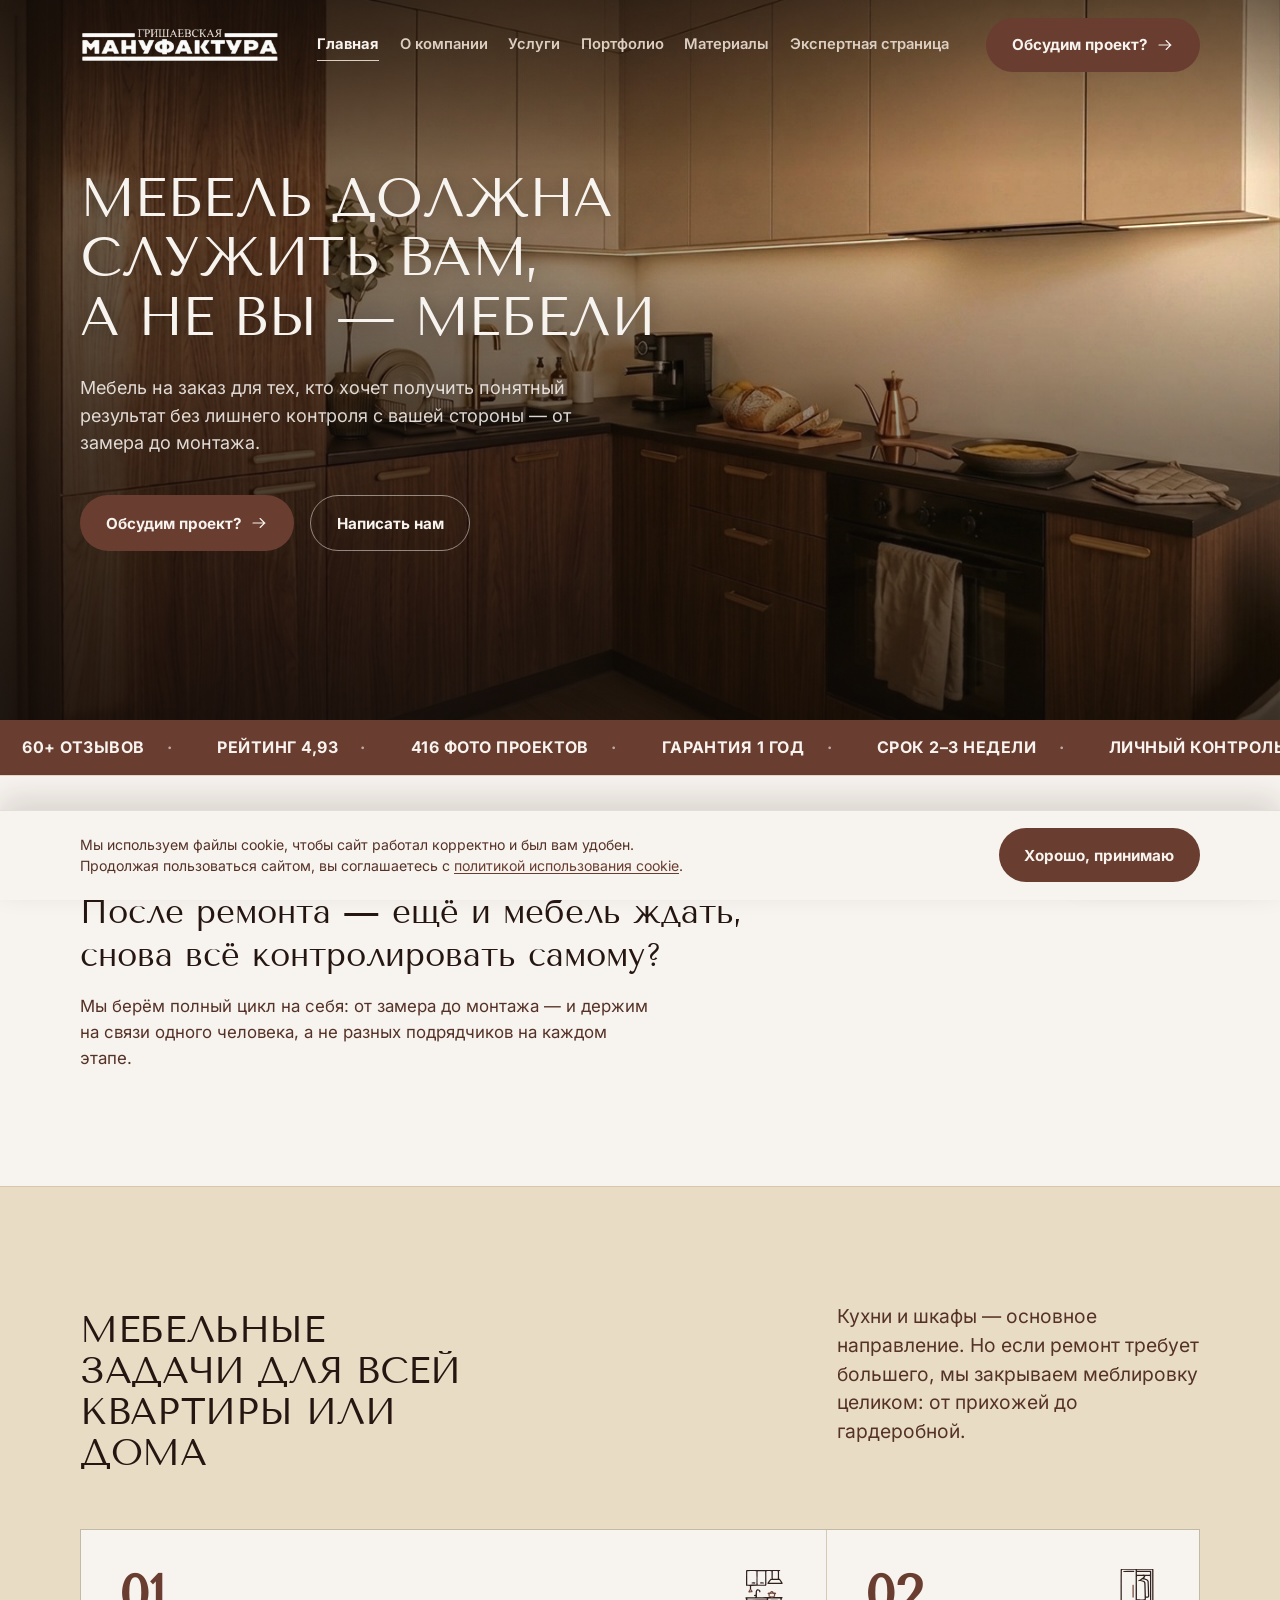
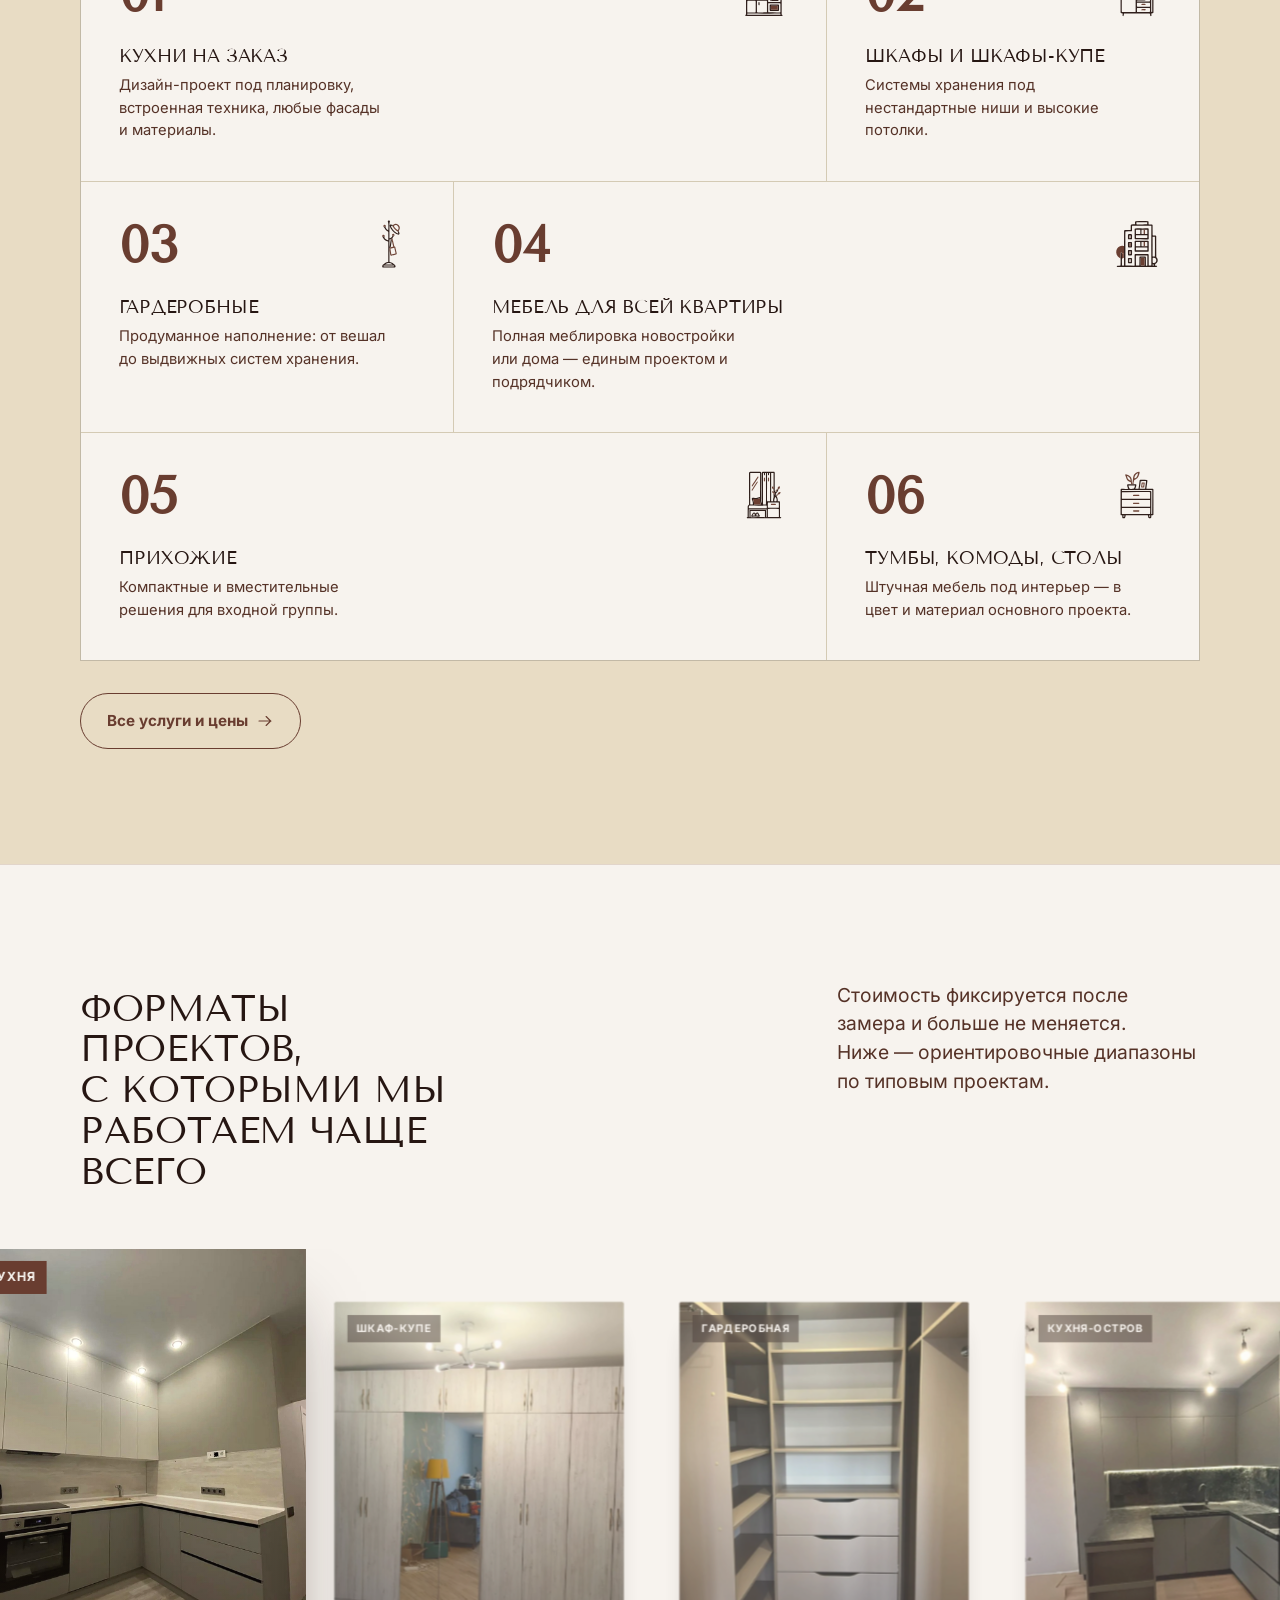
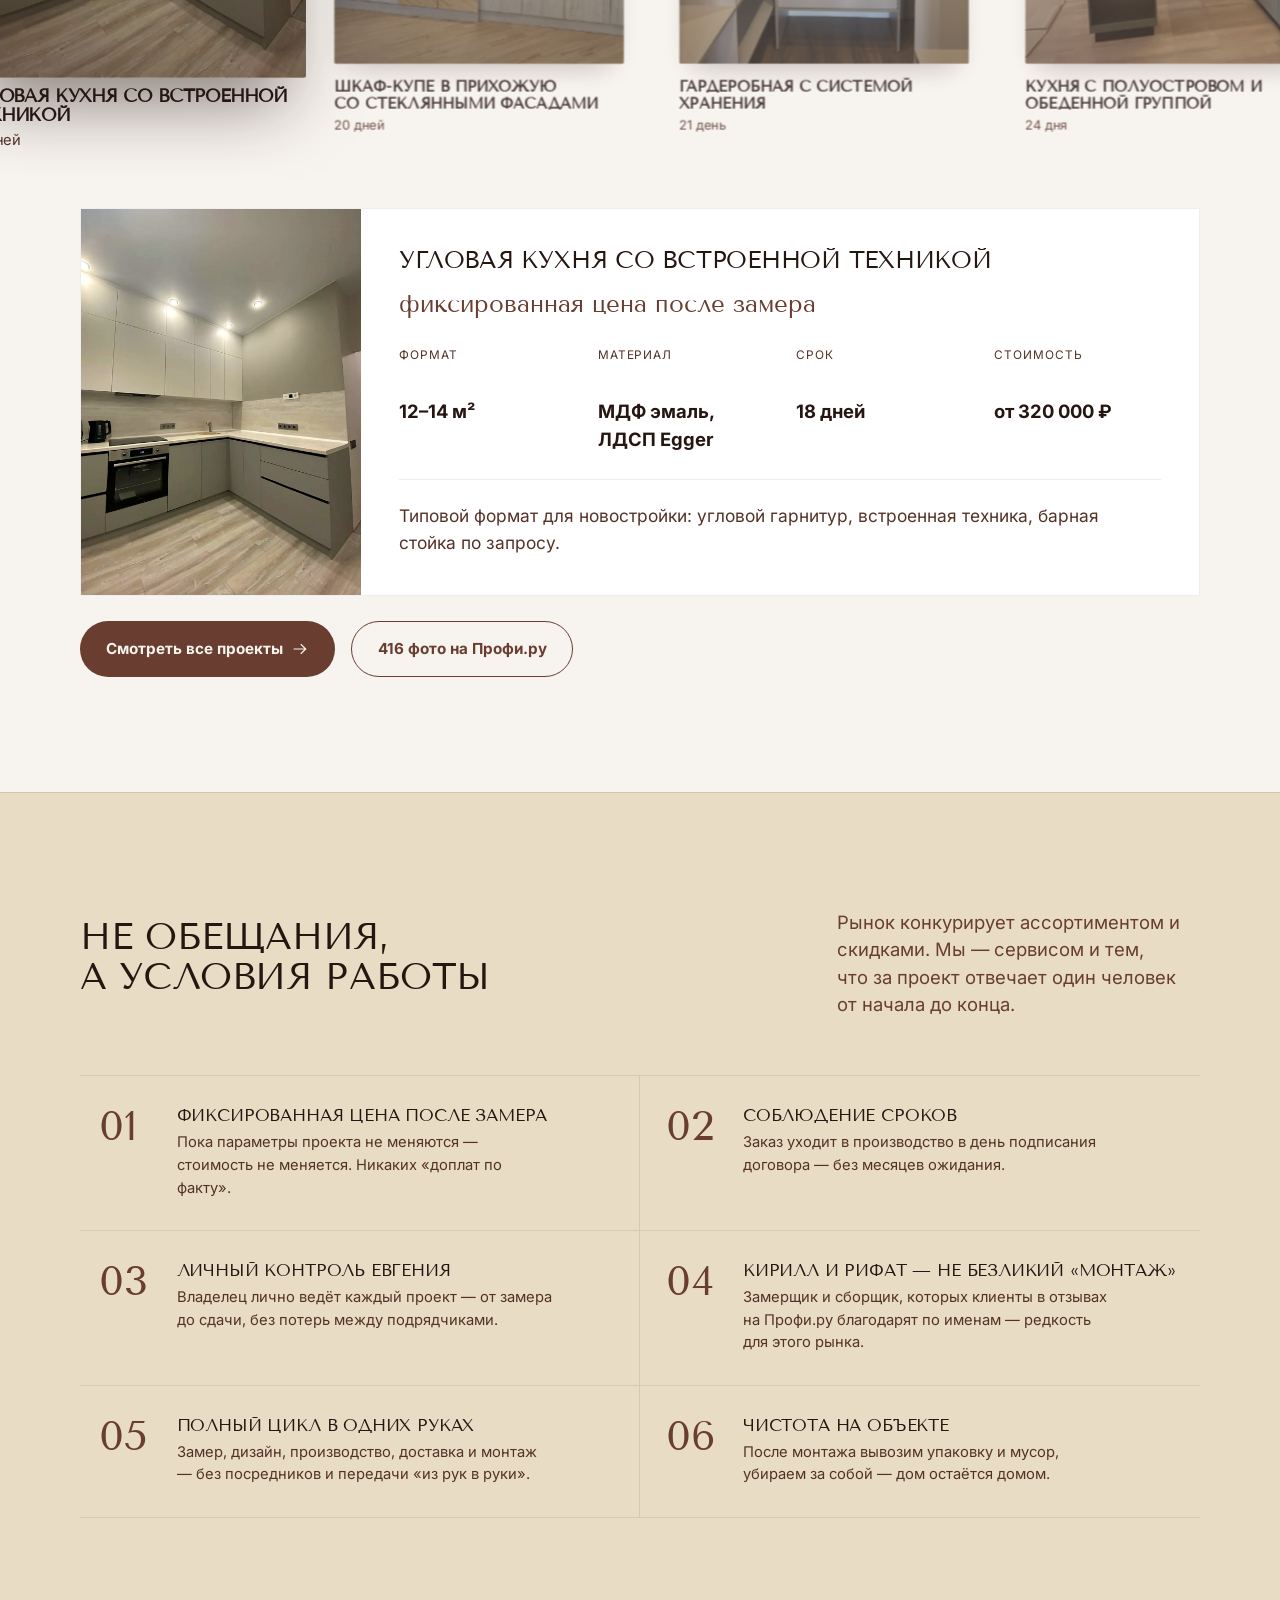
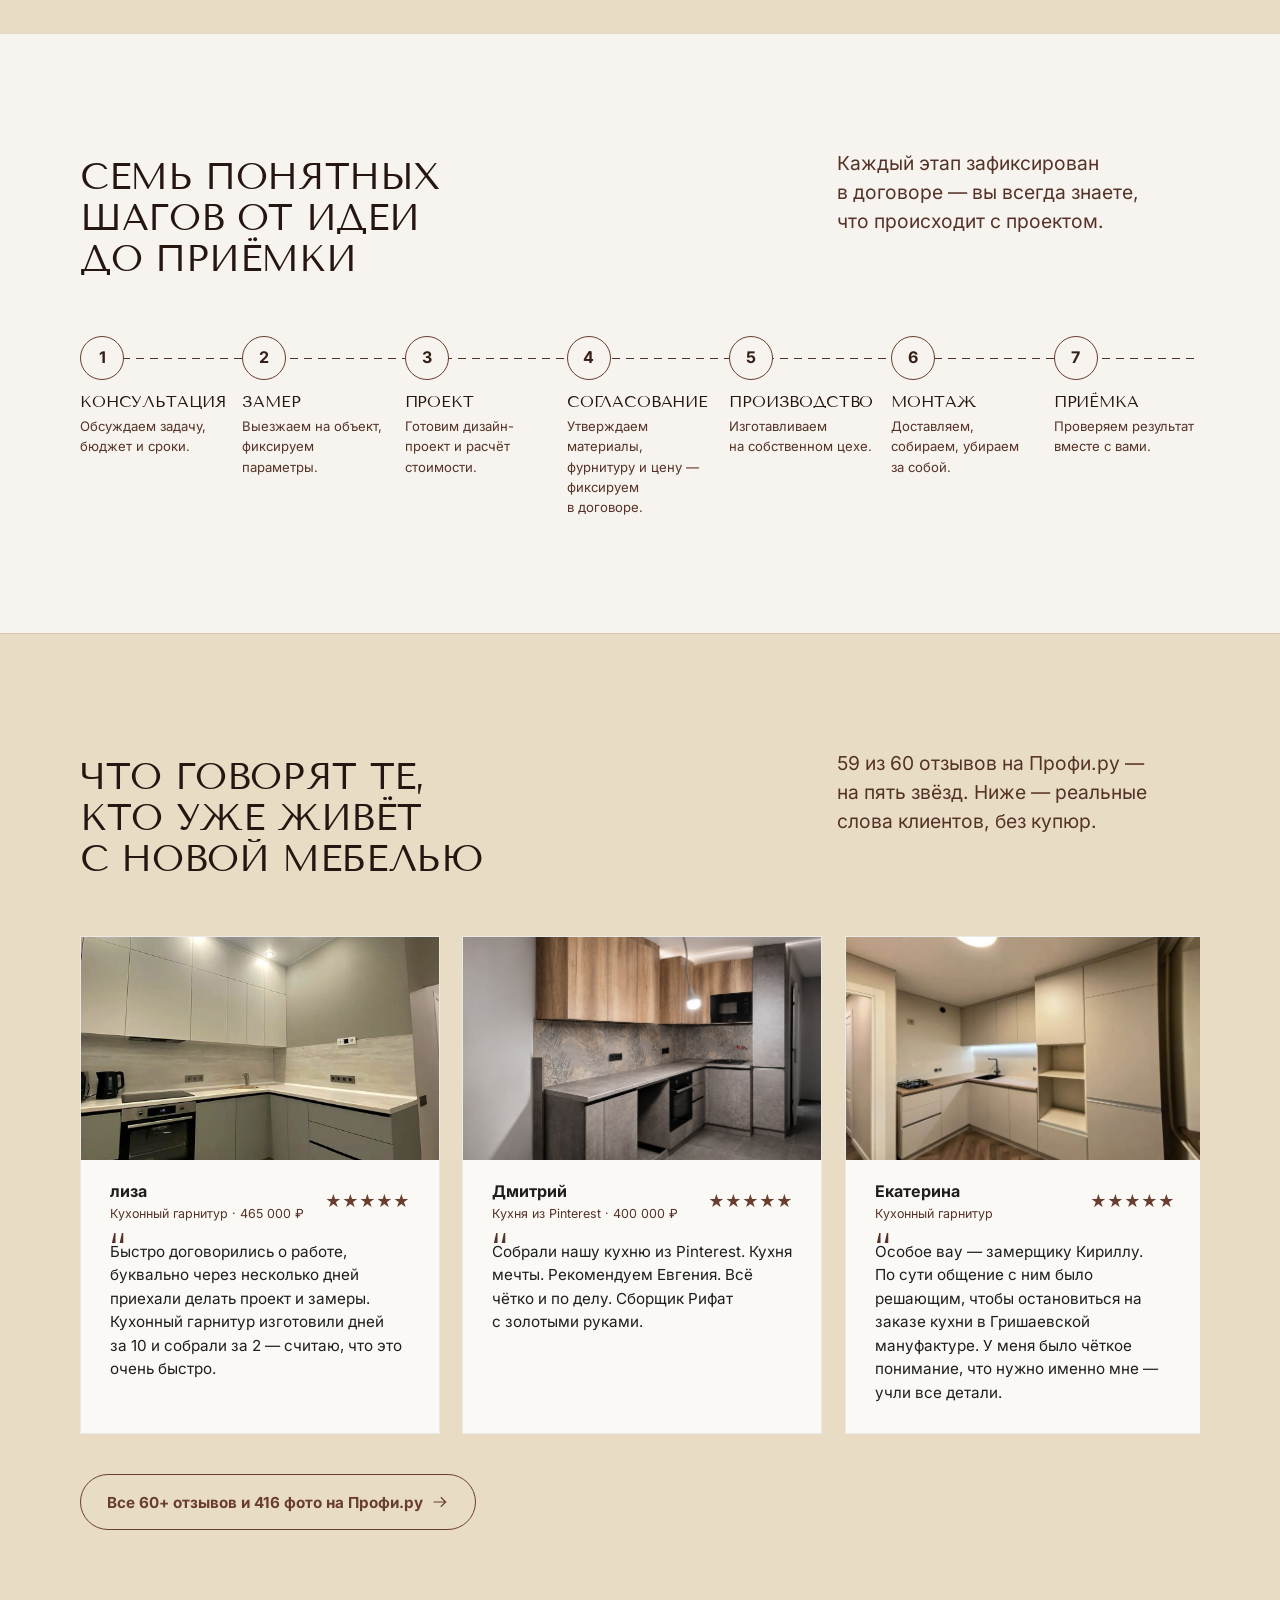
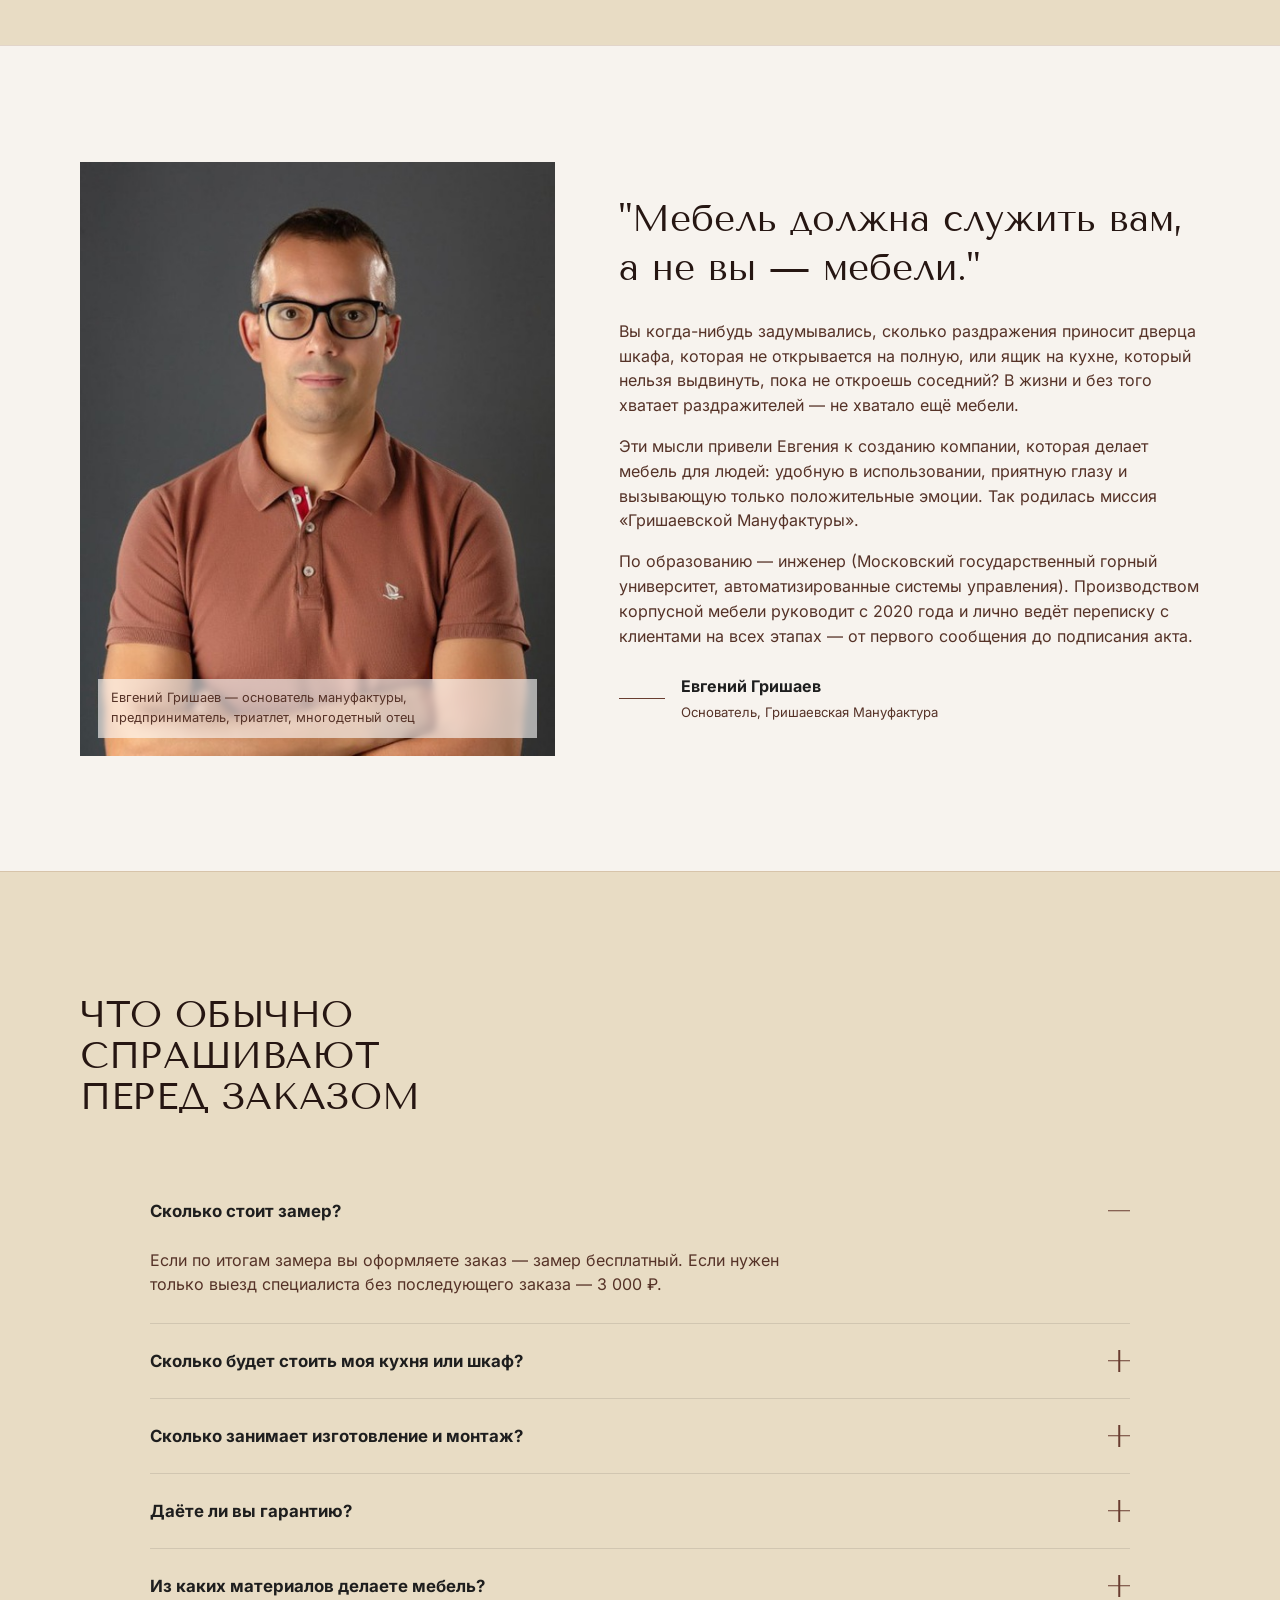
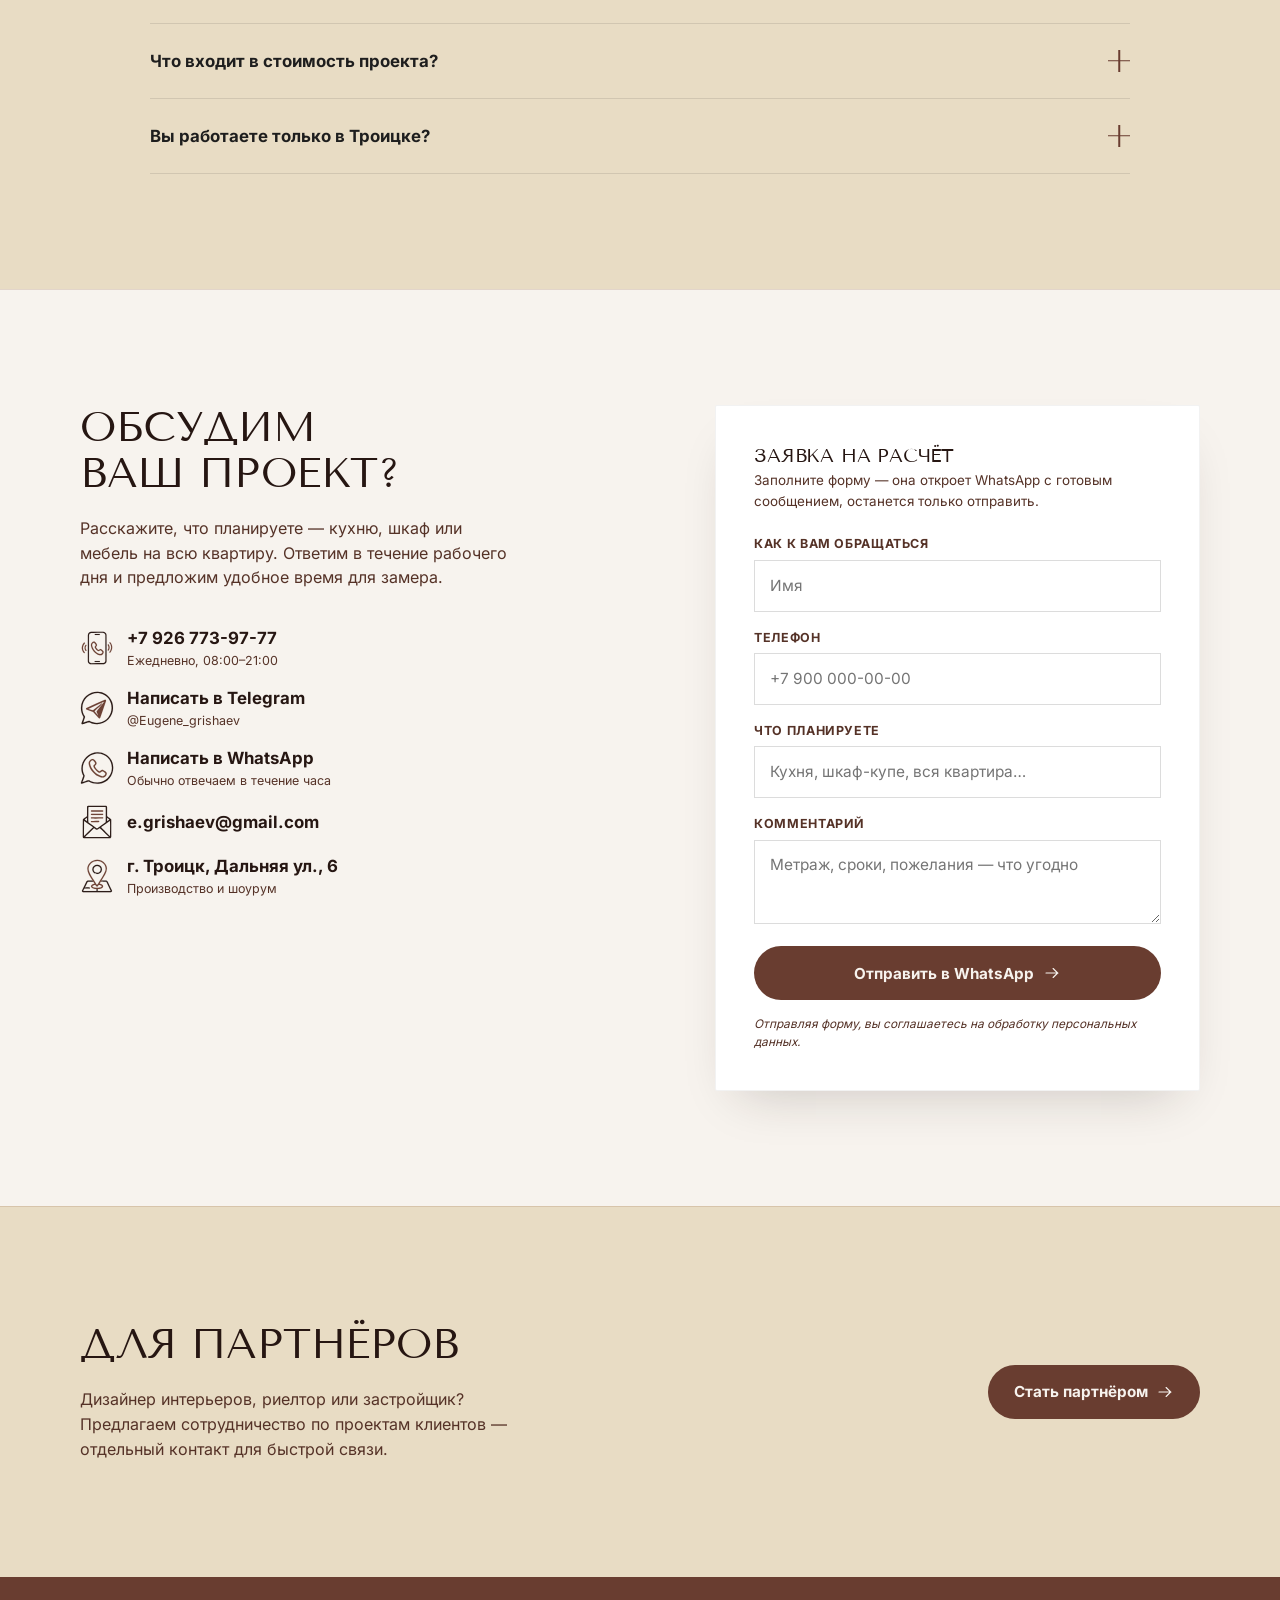
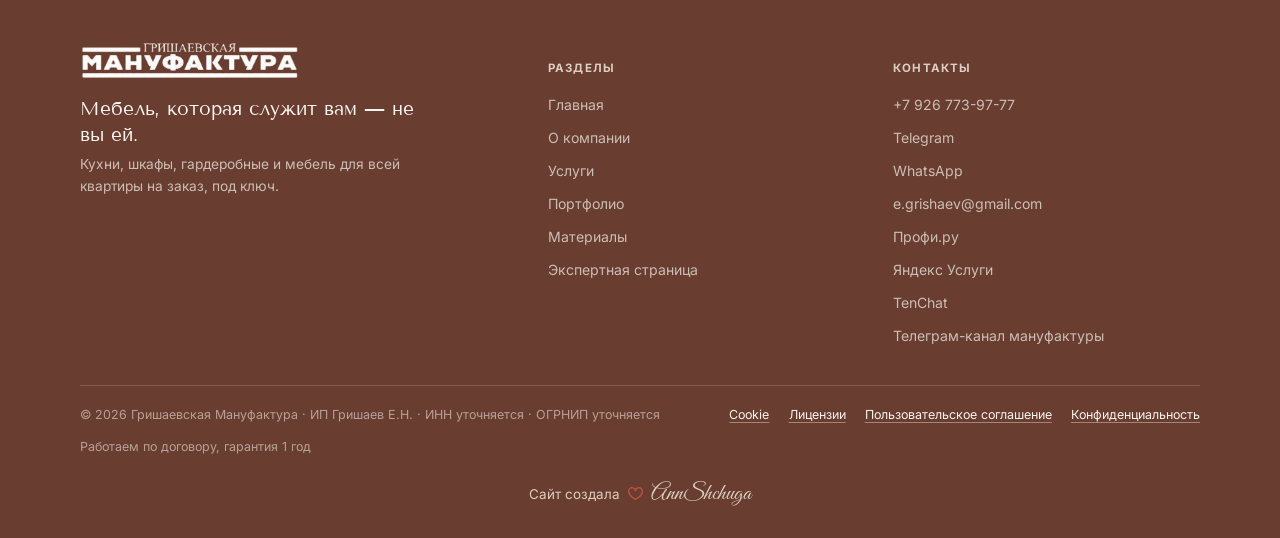
<file: projects/grishaevskaya-manufaktura/index.html>
<!DOCTYPE html>
<html lang="ru">
<head>
<meta charset="UTF-8">
<meta name="viewport" content="width=device-width, initial-scale=1">
<title>Гришаевская Мануфактура — кухни и шкафы на заказ</title>
<meta name="description" content="Мебель должна служить вам, а не вы — мебели. Кухни и шкафы на заказ под ключ: замер, проект, производство, монтаж и уборка после установки. Работаем по договору, гарантия 1 год.">
<meta property="og:title" content="Гришаевская Мануфактура — кухни и шкафы на заказ">
<meta property="og:description" content="Мебель должна служить вам, а не вы — мебели. Кухни и шкафы на заказ под ключ: замер, проект, производство, монтаж и уборка после установки. Работаем по договору, гарантия 1 год.">
<meta property="og:type" content="website">
<meta property="og:image" content="assets/og-image.jpg">
<meta property="og:image:width" content="1200">
<meta property="og:image:height" content="630">
<meta name="twitter:card" content="summary_large_image">
<meta name="twitter:title" content="Гришаевская Мануфактура — кухни и шкафы на заказ">
<meta name="twitter:description" content="Мебель должна служить вам, а не вы — мебели. Кухни и шкафы на заказ под ключ: замер, проект, производство, монтаж и уборка после установки. Работаем по договору, гарантия 1 год.">
<meta name="twitter:image" content="assets/og-image.jpg">
<link rel="icon" href="data:image/svg+xml,%3Csvg xmlns='http://www.w3.org/2000/svg' viewBox='0 0 32 32'%3E%3Crect width='32' height='32' fill='%23714E44'/%3E%3Ctext x='16' y='22' font-family='Georgia,serif' font-size='18' fill='%23F7F3EE' text-anchor='middle'%3EГМ%3C/text%3E%3C/svg%3E">
<link rel="icon" href="assets/favicon-32.png" sizes="32x32" type="image/png">
<link rel="apple-touch-icon" href="assets/apple-touch-icon.png">
<link rel="stylesheet" href="css/style.css">
</head>
<body>

<!-- ============================= SVG ICON SPRITE ============================= -->
<svg width="0" height="0" style="position:absolute" aria-hidden="true">
<defs>
  <symbol id="icon-shield" viewBox="0 0 24 24" fill="none" stroke="currentColor" stroke-width="1.5" stroke-linecap="round" stroke-linejoin="round">
    <path d="M12 3l8 3.2v5.4c0 5-3.5 8-8 9.4-4.5-1.4-8-4.4-8-9.4V6.2z"/><path d="M8.8 12l2.2 2.2 4.2-4.4"/>
  </symbol>
  <symbol id="icon-star" viewBox="0 0 24 24" fill="currentColor" stroke="none">
    <path d="M12 2.5l2.9 6.3 6.8.7-5.1 4.6 1.5 6.7L12 17.4 5.9 20.8l1.5-6.7-5.1-4.6 6.8-.7z"/>
  </symbol>
  <symbol id="icon-clock" viewBox="0 0 24 24" fill="none" stroke="currentColor" stroke-width="1.5" stroke-linecap="round" stroke-linejoin="round">
    <circle cx="12" cy="12" r="9"/><path d="M12 7.5V12l3.5 2"/>
  </symbol>
  <symbol id="icon-phone" viewBox="0 0 24 24" fill="none" stroke="currentColor" stroke-width="1.5" stroke-linecap="round" stroke-linejoin="round">
    <path d="M6.6 3h3l1.4 4.4-2.3 1.9a13.2 13.2 0 0 0 6 6l1.9-2.3L21 17.4v3a1.8 1.8 0 0 1-2 1.8C10.4 21.3 4.7 15.6 2.2 7.1A1.8 1.8 0 0 1 4 5z"/>
    <path stroke="var(--walnut)" d="M15.5 2.5a7 7 0 0 1 5 5"/>
    <path stroke="var(--walnut)" d="M15.5 6a3.6 3.6 0 0 1 2.6 2.6"/>
  </symbol>
  <symbol id="icon-chat" viewBox="0 0 24 24" fill="none" stroke="currentColor" stroke-width="1.5" stroke-linecap="round" stroke-linejoin="round">
    <path d="M21 12.2a8.5 8.5 0 1 1-3.6-6.9L21 4l-1.1 4A8.4 8.4 0 0 1 21 12.2Z"/>
    <path stroke="var(--walnut)" fill="var(--walnut)" stroke-width="1.1" d="M9 9.6a3 3 0 1 0 2.3 5L14 15l-.8-2.6a3 3 0 0 0-4.2-2.8Z"/>
  </symbol>
  <symbol id="icon-send" viewBox="0 0 24 24" fill="none" stroke="currentColor" stroke-width="1.5" stroke-linecap="round" stroke-linejoin="round">
    <circle cx="12" cy="12" r="9.5"/>
    <path stroke="var(--walnut)" fill="var(--walnut)" stroke-width="1.1" d="M7.5 12.2 17 7.4l-3.3 9.4-2-3.1-3.6-1Z"/>
  </symbol>
  <symbol id="icon-mail" viewBox="0 0 24 24" fill="none" stroke="currentColor" stroke-width="1.5" stroke-linecap="round" stroke-linejoin="round">
    <rect x="3" y="5.5" width="18" height="13" rx="1"/><path d="M3.5 6.5l8.5 6.5 8.5-6.5"/>
    <path stroke="var(--walnut)" d="M7.5 14.5h4M7.5 16.7h6"/>
  </symbol>
  <symbol id="icon-pin" viewBox="0 0 24 24" fill="none" stroke="currentColor" stroke-width="1.5" stroke-linecap="round" stroke-linejoin="round">
    <path d="M12 22s7-6.7 7-12.6A7 7 0 0 0 5 9.4C5 15.3 12 22 12 22Z"/><circle stroke="var(--walnut)" cx="12" cy="9.4" r="2.4"/>
  </symbol>
  <symbol id="detail-phone" viewBox="8.0 23.6 213.9 227.0"><g><path fill="#261612" fill-opacity="0.965" stroke="#261612" stroke-width="0.5" stroke-opacity="0.965" d="M 178.32,48.72 c 0.31,45.59 0.46,91.18 0.44,136.78 c -0.28,12.67 -0.31,25.33 -0.09,38 c -0.02,1.25 -0.14,2.48 -0.37,3.71 c -0.99,9.7 -7.89,15.22 -16.82,17.65 c -27.53,1.05 -55.4,0.42 -82.98,0.45 c -12.51,0.69 -23.43,-5.52 -24.61,-18.81 c 0,-58.33 0.04,-116.67 0.1,-175 c 0.64,-13.08 10.02,-20.91 22.5,-22.48 c 26.67,-0.28 53.35,-0.28 80.02,-0.02 c 10.6,1.18 20.44,8.68 21.81,19.72 Z M 62.29,48.04 c -0.53,1.84 -0.83,3.72 -0.91,5.64 c -0.57,56.15 0.08,112.63 -0.24,168.82 c -0.01,2.25 0.38,4.43 1.18,6.53 c 2.82,5.99 7.54,9.03 14.18,9.11 c 27,-0.05 54,-0.1 81,-0.17 c 8.44,-0.25 13.27,-7.59 13.42,-15.47 c 0,-56.67 0,-113.33 0,-170 c 0.05,-10.82 -9.28,-17.04 -19.42,-16.46 c -24.99,0.25 -49.97,0.34 -74.96,0.28 c -7.09,1.04 -11.84,4.94 -14.25,11.72 Z M 99.12,46.97 c 0.25,-2.1 1.43,-3.33 3.55,-3.68 c 9.27,-0.23 18.56,-0.33 27.84,-0.29 c 5.51,0.04 6,7.15 0.83,7.72 c -9.3,-0.04 -18.6,-0.13 -27.9,-0.26 c -2.44,0.06 -3.88,-1.1 -4.32,-3.49 Z"/></g>
<g><path fill="var(--walnut)" fill-opacity="0.965" stroke="var(--walnut)" stroke-width="0.5" stroke-opacity="0.965" d="M 74.04,118 c -0.24,-12.92 15.21,-29.5 27.91,-21.28 c 9.13,9.27 21.03,21.15 6.67,32.29 c -0.73,0.95 -0.81,1.97 -0.25,3.03 c 3.54,6.18 9.95,14.47 16.25,17.9 c 5.1,0.91 8.98,-11.41 19.29,-4.15 c 7.06,5.2 18.7,12.43 15.23,22.84 c -3.92,12.61 -15.42,20.2 -28.62,16.23 c -27.92,-7.72 -53.09,-38.52 -56.48,-66.86 Z M 82.24,118 c 1.56,14.27 10.13,28.31 19.48,38.95 c 9.03,9.84 34.34,30.32 46.33,15.6 c 8.21,-9.24 -0.97,-13.93 -7.52,-19.51 c -4.06,-3.65 -7.9,2.87 -11.19,4.65 c -10.32,4.65 -24.46,-14.98 -28.73,-22.71 c -3.34,-7.05 1.78,-10.35 5.55,-15.36 c 3.2,-4.26 -6.64,-12.94 -8.94,-16.31 c -6.99,-3.94 -15.26,8.34 -14.98,14.69 Z"/></g>
<g><path fill="var(--walnut)" fill-opacity="0.957" stroke="var(--walnut)" stroke-width="0.5" stroke-opacity="0.957" d="M 208.82,139.13 c 0.36,-4.05 0.37,-8.1 0.02,-12.15 c -1.31,-8.58 -4.89,-16.1 -10.72,-22.54 c -3.09,-4.69 3.38,-8.56 6.82,-3.87 c 16.44,18.85 15.7,50.09 -1.91,67.84 c -3.29,1.83 -7.13,-1.38 -5.23,-5.07 c 5.55,-7.82 9.41,-14.54 11.02,-24.21 Z M 13.38,136 c 0.59,-11.96 4.65,-22.6 12.18,-31.92 c 3.19,-5.15 10.71,-3.58 8.41,2.38 c -14.03,14.84 -16.92,35.34 -5.91,52.99 c 2.44,3.03 11.48,12.13 1.46,12.47 c -8.25,-3.37 -17.5,-26.81 -16.14,-35.92 Z M 185.81,150.99 c 0.27,-2.72 3.62,-5.5 4.35,-8.44 c 3.34,-9.75 1.18,-17.64 -4.02,-26.08 c 0.08,-5.53 5.6,-4.94 8.08,-1.11 c 7.77,11.66 6.86,27.6 -1.71,38.6 c -2.68,2.59 -6.73,0.94 -6.7,-2.97 Z M 31.79,137 c -0.27,-7.25 1.8,-13.74 6.21,-19.48 c 2.49,-3.71 8.02,-3.34 7.35,1.81 c -5.4,8.61 -8.08,13.99 -5.11,24.75 c 0.82,4.25 9.51,11.18 2.23,13.72 c -7.2,0.18 -11.16,-15.18 -10.68,-20.8 Z"/></g>
<g><path fill="#261612" fill-opacity="0.075" stroke="#261612" stroke-width="0.5" stroke-opacity="0.075" d="M 62.29,48.04 c 0.78,0.05 1.09,0.49 0.94,1.32 c -0.26,7.13 1.31,15.95 1.15,23.21 c -0.39,1.49 -1.12,0.84 -2.07,1.8 c -0.92,3.57 1.85,17.05 2.02,22.19 c 0.35,1.89 -0.89,1.94 -2.04,2.83 c -0.21,2.07 -0.2,4.14 0.01,6.21 c 1.28,0.88 2.36,0.94 2.09,2.92 c -0.38,3.36 0.53,20.14 -0.64,21.9 c -2.51,1.51 -0.15,2.5 0.5,4.02 c 0.06,2.75 -0.22,5.46 -0.85,8.12 c 1.23,5.74 0.7,11.09 0.89,16.94 c -0.43,1.94 -2.16,0.76 -2.22,2.82 c 0.23,6.55 3.14,26.75 0.94,31.38 c -0.92,4.82 -0.32,10.41 -0.67,14.98 c 0.62,0.56 1.08,1.21 1.39,1.96 c -0.48,4.53 1.32,14.83 -1.41,18.39 c -0.8,-2.1 -1.19,-4.28 -1.18,-6.53 c 0.32,-56.19 -0.33,-112.67 0.24,-168.82 c 0.08,-1.92 0.38,-3.8 0.91,-5.64 Z"/></g>
<g><path fill="#261612" fill-opacity="0.933" stroke="#261612" stroke-width="0.5" stroke-opacity="0.933" d="M 98.08,227.04 c 0.25,-2.01 1.39,-3.11 3.4,-3.28 c 9.61,-0.16 19.22,-0.27 28.83,-0.33 c 5.92,-0.5 6.43,7.1 1.16,7.3 c -10.16,0.18 -20.32,0.1 -30.48,-0.25 c -1.76,-0.46 -2.74,-1.61 -2.91,-3.44 Z"/></g>
<g><path fill="var(--walnut)" fill-opacity="0.114" stroke="var(--walnut)" stroke-width="0.5" stroke-opacity="0.114" d="M 178.32,48.72 c 0.9,0.23 1.37,0.8 1.4,1.72 c -0.06,8.35 -0.08,16.7 -0.06,25.05 c 0.24,1.67 0.46,3.35 0.65,5.02 c 0,8.99 -0.03,17.98 -0.09,26.97 c 0.42,0.98 0.73,2 0.94,3.04 c -0.44,0.62 -0.74,1.3 -0.9,2.03 c 0.03,4.97 0.02,9.94 -0.01,14.91 c 0.08,0.74 0.3,1.43 0.64,2.09 c -0.29,0.64 -0.5,1.31 -0.62,2 c 0.01,22.33 0.03,44.66 0.07,66.98 c -0.36,1.98 -0.6,3.96 -0.71,5.97 c -0.15,7.24 0.51,14.59 -0.01,21.81 c -0.3,0.48 -0.74,0.78 -1.32,0.9 c 0.23,-1.23 0.35,-2.46 0.37,-3.71 c -0.22,-12.67 -0.19,-25.33 0.09,-38 c 0.02,-45.6 -0.13,-91.19 -0.44,-136.78 Z"/></g>
<g><path fill="var(--walnut)" fill-opacity="0.129" stroke="var(--walnut)" stroke-width="0.5" stroke-opacity="0.129" d="M 208.84,126.98 c 0.35,4.05 0.34,8.1 -0.02,12.15 c -1.44,-1.68 -1.29,-6.46 -0.73,-8.57 c 0.26,-0.74 -0.94,-3.99 0.75,-3.58 Z"/></g></symbol>
  <symbol id="detail-whatsapp" viewBox="10.3 12.8 202.4 197.9"><g><path fill="#261612" fill-opacity="0.965" stroke="#261612" stroke-width="0.5" stroke-opacity="0.965" d="M 14.96,201 c 5.02,-13.82 9.98,-27.67 14.88,-41.54 c 0.09,-0.52 0.04,-1.03 -0.15,-1.52 c -44.96,-85.45 54.98,-177.21 136.64,-125.64 c 74.11,49.21 43.7,164.54 -43.87,173.39 c -21.4,1.9 -42.16,-3.05 -60.96,-13.12 c -12.59,3.41 -28.27,9.13 -41.18,13.11 c -3.38,0.24 -5.17,-1.32 -5.36,-4.68 Z M 25.12,194.92 c 3.77,0.8 27.21,-8.34 32.83,-9.58 c 6.09,-2.56 11.71,2.86 17.11,4.97 c 50.66,22.97 107.29,-3.9 122.59,-56.99 c 14.48,-61.22 -32.02,-116.31 -95.11,-107.03 c -59.42,10.07 -95.51,75.86 -64.82,129.62 c 1.71,5.01 -10.12,32.47 -12.6,39.01 Z"/></g>
<g><path fill="var(--walnut)" fill-opacity="0.965" stroke="var(--walnut)" stroke-width="0.5" stroke-opacity="0.965" d="M 61.84,83 c 0.31,-16.61 22.05,-35.82 35.86,-19.04 c 11.19,13.68 17.94,20.82 1.94,35.05 c -1.29,1.65 -1.29,3.32 0.03,5.01 c 1.91,6.36 23.34,30.8 29.39,27.46 c 5.62,-5.17 9.55,-10.73 18.25,-8.12 c 7.74,4.64 25.49,12.33 22.52,24.11 c -7.73,27.43 -34.21,24.57 -54.17,12.3 c -24.97,-13.76 -52.92,-47.56 -53.82,-76.77 Z M 69.89,84 c 3.38,32.35 39.56,72.56 72.77,76.7 c 9.44,1.54 26.37,-14.72 14.89,-20.83 c -3.51,-1.86 -11.64,-9.96 -15.59,-8.48 c -7.93,6.2 -12.72,13.13 -23.4,5.52 c -8.37,-5.92 -34.78,-30.08 -27.15,-41.17 c 3.28,-4.52 12.6,-9.28 7.99,-15.78 c -3.4,-4.07 -10.25,-16.83 -16.77,-13.78 c -6.74,3.44 -13.09,9.66 -12.74,17.82 Z"/></g></symbol>
  <symbol id="detail-telegram" viewBox="12.4 13.6 193.5 194.8"><g><path fill="#261612" fill-opacity="0.965" stroke="#261612" stroke-width="0.5" stroke-opacity="0.965" d="M 16.96,111 c 1.93,-99.97 140.48,-130.88 178.47,-34 c 25.92,73.67 -39.49,146.24 -115.96,122.09 c -5.4,-2.08 -10.72,-4.31 -15.97,-6.71 c -5.73,0.89 -37.66,12.57 -40.54,11.22 c -2.39,-1.18 -3.23,-3.05 -2.51,-5.61 c 1.58,-5.15 12.65,-33.4 11.15,-36.3 c -9.82,-15.48 -14.7,-32.38 -14.64,-50.69 Z M 24.99,112 c 0.17,16.62 4.43,33.45 14.45,46.94 c 1.39,2.05 1.53,4.2 0.44,6.44 c -3.39,9.28 -6.52,18.64 -9.4,28.09 c 0.46,0.9 1.81,0.15 2.52,0.04 c 7.33,-1.85 25.23,-8.65 31.47,-9.29 c 19.36,9.47 33.85,13.75 55.99,11.49 c 94.8,-16.46 97.49,-152.47 3,-169.45 c -51.66,-6.84 -98.94,33.24 -98.47,85.74 Z"/></g>
<g><path fill="var(--walnut)" fill-opacity="0.973" stroke="var(--walnut)" stroke-width="0.5" stroke-opacity="0.973" d="M 46,116 c 0.01,-2.17 1.01,-3.68 3,-4.52 c 34.98,-15.54 69.89,-31.22 104.73,-47.04 c 4.41,-2.37 8.45,1.06 7.03,5.9 c -11.04,32.02 -22.02,64.05 -32.96,96.09 c -1.22,4.32 -5.95,5.65 -9.24,2.52 c -10.51,-11.47 -20.84,-24.21 -31.51,-35.39 c -12.88,-4.39 -25.71,-8.94 -38.49,-13.65 c -1.59,-0.81 -2.45,-2.12 -2.56,-3.91 Z M 122.76,86.81 c -20.22,9.4 -41.07,18.82 -61.47,27.89 c -0.71,0.3 -1.04,0.82 -0.99,1.56 c 8.65,2.84 17.33,5.6 26.04,8.27 c 13.3,-10.77 26.61,-21.54 39.95,-32.28 c 3.75,-2.84 7.53,-5.62 11.36,-8.34 c 2.56,0.13 -1.19,3.8 -1.45,4.79 c -1.19,2.53 -2.72,4.84 -4.59,6.91 c -3.58,3.4 -7.17,6.81 -10.74,10.21 c -6.86,5.99 -13.64,12.06 -20.34,18.2 c -1.92,1.78 -3.72,3.63 -5.41,5.57 c -0.02,0.53 0.14,0.99 0.5,1.38 c 6.7,7.55 13.32,15.15 19.84,22.8 c 0.35,-0.54 0.34,-1.1 -0.04,-1.68 c -1.89,-4.72 -8.58,-16.31 -8.51,-20.6 c 2.83,-5.78 13.18,-17.12 17.3,-23.32 c 3.36,-3.97 6.64,-8.01 9.82,-12.12 c 1.49,-1.86 2.89,-3.8 4.18,-5.81 c 3.46,-4.67 7.07,-9.21 10.84,-13.64 c 0.48,-0.46 0.56,-0.97 0.27,-1.51 c -1.92,0.58 -3.82,1.25 -5.71,2 c -6.84,3.48 -13.79,6.72 -20.85,9.72 Z"/></g>
<g><path fill="var(--walnut)" fill-opacity="0.012" stroke="var(--walnut)" stroke-width="0.5" stroke-opacity="0.012" d="M 122.76,86.81 c 3.31,0.71 1.24,0.59 1.46,2.46 c 0.57,1.08 1.26,2.07 2.07,2.98 c -13.34,10.74 -26.65,21.51 -39.95,32.28 c -8.71,-2.67 -17.39,-5.43 -26.04,-8.27 c -0.05,-0.74 0.28,-1.26 0.99,-1.56 c 20.4,-9.07 41.25,-18.49 61.47,-27.89 Z"/></g>
<g><path fill="var(--walnut)" fill-opacity="0.031" stroke="var(--walnut)" stroke-width="0.5" stroke-opacity="0.031" d="M 120.87,105.82 c 1.19,0.67 2.31,1.45 3.34,2.35 c -4.12,6.2 -14.47,17.54 -17.3,23.32 c -0.07,4.29 6.62,15.88 8.51,20.6 c 0.38,0.58 0.39,1.14 0.04,1.68 c -6.52,-7.65 -13.14,-15.25 -19.84,-22.8 c -0.36,-0.39 -0.52,-0.85 -0.5,-1.38 c 1.69,-1.94 3.49,-3.79 5.41,-5.57 c 6.7,-6.14 13.48,-12.21 20.34,-18.2 Z"/></g>
<g><path fill="var(--walnut)" fill-opacity="0.086" stroke="var(--walnut)" stroke-width="0.5" stroke-opacity="0.086" d="M 131.61,95.61 c 0.78,0.29 1.59,0.44 2.42,0.44 c -3.18,4.11 -6.46,8.15 -9.82,12.12 c -1.03,-0.9 -2.15,-1.68 -3.34,-2.35 c 3.57,-3.4 7.16,-6.81 10.74,-10.21 Z"/></g>
<g><path fill="var(--walnut)" fill-opacity="0.255" stroke="var(--walnut)" stroke-width="0.5" stroke-opacity="0.255" d="M 136.2,88.7 c 0.4,0.87 1.07,1.38 2.01,1.54 c -1.29,2.01 -2.69,3.95 -4.18,5.81 c -0.83,0 -1.64,-0.15 -2.42,-0.44 c 1.87,-2.07 3.4,-4.38 4.59,-6.91 Z"/></g>
<g><path fill="var(--walnut)" fill-opacity="0.063" stroke="var(--walnut)" stroke-width="0.5" stroke-opacity="0.063" d="M 138.21,90.24 c -0.94,-0.16 -1.61,-0.67 -2.01,-1.54 c 0.26,-0.99 4.01,-4.66 1.45,-4.79 c -3.83,2.72 -7.61,5.5 -11.36,8.34 c -0.81,-0.91 -1.5,-1.9 -2.07,-2.98 c -0.22,-1.87 1.85,-1.75 -1.46,-2.46 c 7.06,-3 14.01,-6.24 20.85,-9.72 c 1.89,-0.75 3.79,-1.42 5.71,-2 c 0.29,0.54 0.21,1.05 -0.27,1.51 c -3.77,4.43 -7.38,8.97 -10.84,13.64 Z"/></g></symbol>
  <symbol id="detail-mail" viewBox="12.0 16.2 173.2 196.1"><g><path fill="#261612" fill-opacity="0.961" d="M 16.21,192 c 0.96,-30.41 -0.53,-61.18 0.54,-91.51 c 0.68,-7.43 20.71,-13.41 24.03,-21.05 c 0.16,-17.31 0.23,-34.63 0.21,-51.95 c -0.17,-10.28 14.02,-5.9 20.52,-7.04 c 29.82,0.61 60.29,-0.32 90,0.42 c 3.45,0.83 5.25,3.03 5.4,6.62 c -0.01,17.33 0.05,34.65 0.17,51.97 c 3.16,7.5 22.13,12.78 23.92,21.04 c -0.05,33 -0.05,66 -0.03,99 c -0.16,4.85 -3.4,8.73 -8.47,8.59 c -49.67,0 -99.34,-0.04 -149.01,-0.12 c -8.72,-1.25 -7.15,-9.38 -7.28,-15.97 Z M 48.7,76 c 0.03,6.58 -1.07,37.6 1.46,41.21 c 15.24,11.08 30.55,22.07 45.93,32.97 c 1.53,0.8 3.05,0.81 4.59,0.04 c 14.56,-10.48 29.15,-20.93 43.76,-31.34 c 1.83,-1.13 3.28,-2.61 4.35,-4.43 c 0.19,-22.98 0.29,-45.96 0.29,-68.95 c -0.01,-5.29 -0.13,-10.57 -0.37,-15.84 c -0.33,-1.17 -2.24,-1.29 -3.2,-1.47 c -31.01,-0.18 -62.01,-0.15 -93.02,0.09 c -2.38,-0.21 -3.62,0.87 -3.72,3.22 c 0.01,14.83 -0.02,29.67 -0.07,44.5 Z M 27.64,100.03 c 3.07,3.95 7.95,5.87 11.68,9.16 c 0.48,0.44 0.96,0.48 1.44,0.11 c 0.13,-5.6 0.17,-11.2 0.13,-16.81 c -0.08,-1.41 -0.71,-1.71 -1.89,-0.9 c -4.04,2.49 -7.83,5.3 -11.36,8.44 Z M 156.79,94 c 0.03,4.52 0.05,9.04 0.09,13.56 c 0.21,1.46 0.91,1.72 2.1,0.78 c 1.72,-1.13 10.78,-6.82 10.5,-8.69 c -2.3,-3.18 -7.9,-6.05 -11.14,-8.52 c -1.81,-0.84 -1.57,1.91 -1.55,2.87 Z M 23.65,188 c 0.12,0.82 -0.42,8 2.01,5.26 c 15.37,-14.32 30.5,-28.88 45.4,-43.7 c 1.41,-1.17 2.54,-2.57 3.38,-4.2 c 0.24,-0.97 -1.83,-2.45 -2.41,-3.04 c -15.71,-11.53 -31.53,-22.88 -47.47,-34.06 c -0.47,0.66 -0.66,1.4 -0.55,2.22 c -0.08,25.84 -0.21,51.68 -0.36,77.52 Z M 122.98,145.02 c 3.3,5.86 20.41,20.34 25.75,26.76 c 7.99,7.35 15.81,14.87 23.48,22.56 c 0.26,0.28 0.55,0.36 0.89,0.24 c 0.46,-3.15 0.66,-6.32 0.61,-9.52 c 0.11,-17.52 0.2,-35.04 0.29,-52.56 c 0.02,-8 -0.29,-15.98 -0.94,-23.93 c -0.38,-0.29 -0.76,-0.28 -1.13,0.03 c -15.63,10.89 -31.39,22.7 -46.93,33.75 c -0.84,0.8 -1.51,1.69 -2.02,2.67 Z M 30.01,199.95 c 2.14,0.35 4.3,0.49 6.49,0.41 c 43.02,-0.11 86.04,-0.2 129.05,-0.26 c 0.5,0 0.83,-0.21 1.01,-0.64 c -13.5,-12.98 -26.9,-26.09 -40.18,-39.34 c -3.24,-3.06 -6.52,-6.08 -9.84,-9.04 c -4.85,-3.23 -13.59,11.58 -20.89,7.66 c -3.83,-2.4 -7.58,-4.92 -11.25,-7.56 c -1.86,-1.08 -3.52,-0.84 -4.98,0.73 c -16.4,16.1 -32.87,32.11 -49.41,48.04 Z"/></g>
<g><path fill="var(--walnut)" fill-opacity="0.965" d="M 132.7,54.65 c -1.04,0.27 -2.1,0.41 -3.18,0.4 c -21.1,0 -42.18,-0.11 -63.26,-0.33 c -2.81,-0.66 -3.83,-2.36 -3.05,-5.11 c 1.61,-1.97 3.7,-2.81 6.28,-2.54 c 20.34,0.08 40.68,0.1 61.02,0.06 c 5.07,-0.03 7.09,5.83 2.19,7.52 Z"/></g>
<g><path fill="var(--walnut)" fill-opacity="0.965" d="M 66.11,87.08 c 21.96,-0.13 43.91,-0.14 65.87,-0.04 c 1.11,0.18 1.97,0.72 2.6,1.64 c 1.26,3.22 0.22,5.22 -3.12,5.99 c -21.28,0.05 -42.68,0.35 -63.96,0.05 c -5,0.38 -6.39,-6.03 -1.39,-7.64 Z"/></g>
<g><path fill="var(--walnut)" fill-opacity="0.965" d="M 66.03,67.09 c 22.27,-0.13 44.53,-0.11 66.79,0.05 c 0.69,0.38 1.25,0.91 1.65,1.59 c 0.97,2.62 0.14,4.36 -2.48,5.24 c -21.98,0.13 -43.97,0.11 -65.96,-0.06 c -4.04,-0.58 -3.95,-6.19 0,-6.82 Z"/></g>
<g><path fill="var(--walnut)" fill-opacity="0.969" d="M 62.95,111.99 c -0.26,-3.76 2.44,-4.35 5.55,-4.19 c 13.51,0.02 27.02,-0.01 40.53,-0.07 c 4.81,0.47 4.76,8.19 -2.53,7.5 c -13.34,0.03 -26.67,-0.02 -40.01,-0.15 c -2,-0.09 -3.18,-1.12 -3.54,-3.09 Z"/></g>
<g><path fill="#261612" fill-opacity="0.024" d="M 27.64,100.03 c 3.53,-3.14 7.32,-5.95 11.36,-8.44 c 1.18,-0.81 1.81,-0.51 1.89,0.9 c 0.04,5.61 0,11.21 -0.13,16.81 c -0.48,0.37 -0.96,0.33 -1.44,-0.11 c -3.73,-3.29 -8.61,-5.21 -11.68,-9.16 Z M 156.79,94 c -0.02,-0.96 -0.26,-3.71 1.55,-2.87 c 3.24,2.47 8.84,5.34 11.14,8.52 c 0.28,1.87 -8.78,7.56 -10.5,8.69 c -1.19,0.94 -1.89,0.68 -2.1,-0.78 c -0.04,-4.52 -0.06,-9.04 -0.09,-13.56 Z"/></g>
<g><path fill="var(--walnut)" fill-opacity="0.18" d="M 131.98,87.04 c -21.96,-0.1 -43.91,-0.09 -65.87,0.04 c -0.18,-1.1 3.69,-0.85 4.39,-1.1 c 8,0.13 16,0.11 24,-0.05 c 12.01,-0.05 24.02,0.05 36.02,0.29 c 0.53,0.09 1.7,-0.16 1.46,0.82 Z"/></g>
<g><path fill="var(--walnut)" fill-opacity="0.294" d="M 66.03,73.91 c 21.99,0.17 43.98,0.19 65.96,0.06 c 0.07,1.21 -1.74,1.02 -2.48,1.08 c -9,-0.25 -18.01,-0.23 -27.01,0.03 c -11.69,-0.04 -23.38,-0.13 -35.07,-0.26 c -0.77,0.1 -1.24,-0.2 -1.4,-0.91 Z"/></g>
<g><path fill="var(--walnut)" fill-opacity="0.29" d="M 132.82,67.14 c -22.26,-0.16 -44.52,-0.18 -66.79,-0.05 c 0.16,-0.69 0.62,-1.01 1.36,-0.95 c 21.39,-0.2 42.77,-0.21 64.16,-0.02 c 0.74,-0.02 1.17,0.32 1.27,1.02 Z"/></g>
<g><path fill="var(--walnut)" fill-opacity="0.078" d="M 66.26,54.72 c 21.08,0.22 42.16,0.33 63.26,0.33 c 1.08,0.01 2.14,-0.13 3.18,-0.4 c 0.06,0.82 -0.32,1.26 -1.17,1.33 c -21.33,0.18 -42.66,0.12 -63.98,-0.17 c -0.91,0.15 -1.34,-0.21 -1.29,-1.09 Z"/></g></symbol>
  <symbol id="detail-pin" viewBox="10.0 15.6 193.5 208.2"><g><path fill="#261612" fill-opacity="0.965" stroke="#261612" stroke-width="0.5" stroke-opacity="0.965" d="M 77.93,79 c 1.66,-37.02 55.48,-37.52 59.08,-2.5 c 1.98,39.78 -58.06,42.27 -59.08,2.5 Z M 85.63,80 c 1.56,30.15 50.72,24.51 42.66,-7.67 c -9.41,-23 -43.12,-16.03 -42.66,7.67 Z M 78.89,146.99 c 1.88,1.91 4.06,5.63 4.93,8.13 c -6.89,-0.89 -23.5,-0.48 -31.34,-0.34 c -2.09,0.09 -3.45,1.15 -4.09,3.18 c -4.94,10.19 -9.92,20.36 -14.92,30.51 c 0.31,1.16 2.16,0.78 3.03,0.94 c 8.28,-0.16 16.56,-0.16 24.84,-0.01 c 4.58,1.17 3.48,7.25 -0.83,6.87 c -10.2,0.09 -20.38,0.17 -30.56,0.24 c -3.12,4.23 -4.8,9.02 -7.37,13.53 c -0.57,1.08 -0.25,1.67 0.94,1.78 c 26.28,0.19 52.59,0.2 78.86,-0.16 c 0.71,-0.15 1.09,-0.6 1.13,-1.34 c 0.08,-3.39 0.21,-6.77 0.38,-10.15 c 1.94,-0.43 5.36,-0.9 7.1,0.18 c -0.12,3.65 -0.03,7.29 0.27,10.92 c 0.32,0.41 0.74,0.6 1.27,0.57 c 25.65,0.01 51.3,0.01 76.95,-0.02 c 1.75,0.02 1.16,-1.48 0.65,-2.43 c -8.99,-17.81 -16.96,-36.14 -26.12,-53.85 c -3.56,-1.93 -15.44,-0.96 -19.84,-0.67 c -0.05,-0.42 -0.29,-0.7 -0.7,-0.83 c -3.34,-0.01 -6.68,-0.04 -10.03,-0.08 c -0.92,-0.1 -1.48,0.29 -1.68,1.16 c -0.52,0.01 -1.05,0.04 -1.57,0.09 c -0.07,-0.83 4.11,-7.24 4.99,-8.26 c 9.43,0.1 18.86,0.18 28.29,0.26 c 4.38,0.96 7.43,3.55 9.15,7.74 c 8.39,18.13 16.97,36.16 25.75,54.08 c 2.05,5.46 -2.34,10.24 -7.87,10.11 c -56.35,0.31 -112.66,0.25 -169.01,-0.13 c -6.17,-0.7 -8.66,-6.31 -5.74,-11.7 c 8.64,-17.14 17.06,-34.38 25.26,-51.74 c 2.05,-4.3 4.41,-7.75 9.51,-8.37 c 9.46,-0.11 18.91,-0.18 28.37,-0.21 Z"/></g>
<g><path fill="var(--walnut)" fill-opacity="0.965" stroke="var(--walnut)" stroke-width="0.5" stroke-opacity="0.965" d="M 135.18,146.95 c -0.88,1.02 -5.06,7.43 -4.99,8.26 c -0.69,0.1 -1.21,0.45 -1.55,1.07 c -2.04,3.36 -3.94,6.78 -5.7,10.27 c 0.1,0.62 0.46,0.99 1.08,1.11 c 10.33,1.61 26.54,8.92 18.01,21.91 c -7.2,7.72 -20.31,9.32 -30.25,9.89 c -0.39,0.18 -0.65,0.48 -0.79,0.89 c -1.74,-1.08 -5.16,-0.61 -7.1,-0.18 c -0.66,-0.37 -1.37,-0.64 -2.11,-0.81 c -10.36,-0.78 -25.18,-2.48 -31,-12.41 c -4.1,-10.28 7.2,-16.02 15.26,-18.33 c 1.89,-0.43 3.75,-0.88 5.57,-1.33 c -0.16,-1.74 -6.29,-11.4 -7.79,-12.17 c -0.87,-2.5 -3.05,-6.22 -4.93,-8.13 c -0.04,-0.61 -0.23,-1.18 -0.55,-1.7 c -19.72,-30.42 -47.07,-68.82 -18.4,-102.85 c 27.32,-30.52 73.06,-29.92 97.99,3.11 c 24.79,34.6 -4.15,69.2 -21.78,99.04 c -0.49,0.72 -0.81,1.51 -0.97,2.36 Z M 54.97,77 c 1.81,26.48 32.4,65.96 46.06,89.48 c 1.59,2.39 3.27,4.71 5.05,6.97 c 0.34,0.41 0.78,0.58 1.31,0.5 c 1.99,-2.37 3.86,-4.86 5.59,-7.47 c 15.73,-25 33.41,-50.05 44.72,-77.42 c 9.87,-30.11 -15.44,-58.71 -45.35,-60.8 c -28.83,-2.28 -57.04,18.65 -57.38,48.74 Z M 77.75,181.93 c 0.45,11.36 36.99,11.14 44.62,8.88 c 4.38,-0.8 18.08,-4.64 12.55,-11.13 c -2.85,-2.11 -15.72,-7.38 -18.24,-4.63 c -1.99,2.7 -3.93,5.44 -5.83,8.2 c -6.35,4.89 -10.88,-4.19 -14.01,-8.53 c -2.27,-2.42 -17.65,2.91 -19.09,7.21 Z"/></g>
<g><path fill="var(--walnut)" fill-opacity="0.561" d="M 144.17,154.87 c -4.13,0.11 -8.27,0.2 -12.41,0.25 c 0.2,-0.87 0.76,-1.26 1.68,-1.16 c 3.35,0.04 6.69,0.07 10.03,0.08 c 0.41,0.13 0.65,0.41 0.7,0.83 Z"/></g></symbol>
  <symbol id="icon-arrow" viewBox="0 0 24 24" fill="none" stroke="currentColor" stroke-width="1.5" stroke-linecap="round" stroke-linejoin="round">
    <path d="M4 12h16M13.5 6l6 6-6 6"/>
  </symbol>
  <symbol id="mark-kitchen" viewBox="18.1 6.5 214.9 263.5"><g><path fill="#261612" fill-opacity="0.953" d="M 57.08,82.92 c 3.35,-4.5 22.31,-4.08 21.51,0.56 c -2.16,5.59 -11.49,2.48 -16.09,3.22 c -2.38,0.11 -4.3,-1.89 -5.42,-3.78 Z M 153.02,160.78 c 10.34,0.5 20.69,0.53 31.04,0.09 c 6.16,0.04 38.76,-0.95 41.91,0.84 c 2.15,1.02 2.64,2.54 1.48,4.56 c -1.1,1.11 -2.34,2.02 -3.73,2.76 c -0.57,0.73 -0.92,1.55 -1.02,2.48 c 0.14,27.33 0.07,54.67 -0.22,82 c -0.06,1.35 0.23,2.61 0.86,3.8 c 1.53,0.37 6.29,3.98 3.9,5.54 c -2.79,3.27 -10.78,1.34 -14.74,1.94 c -61.33,-0.03 -122.67,0.05 -184,0.25 c -1.72,0.01 -3.35,-0.36 -4.9,-1.08 c -2.29,-3.82 3.66,-6.04 3.11,-10.45 c 0.06,-25.01 0.06,-50.01 -0.03,-75.01 c -0.12,-2.33 -0.29,-4.65 -0.51,-6.96 c -0.79,-2.1 -1.71,-4.14 -2.75,-6.13 c -0.12,-1.89 0.73,-3.04 2.56,-3.43 c 16.5,-0.1 33,-0.29 49.51,-0.55 c 3.24,-0.14 5,-1.57 3.44,-4.81 c -1.93,-1.47 -4.39,-0.5 -6.58,-1.24 c -0.93,-0.25 -1.47,-0.86 -1.6,-1.82 c -1.01,-5.51 4.35,-4.76 7.76,-5.75 c 0.42,-0.41 0.73,-0.9 0.93,-1.46 c 0.34,-5.6 0.55,-11.22 0.64,-16.85 c 4.6,-23.11 33.83,-6.37 24.2,5.24 c -4.61,1.21 -4.51,-4.62 -6.32,-7.25 c -4.17,-5.2 -11.03,-2.46 -11.08,4.01 c -0.08,9 -0.05,17.99 0.08,26.99 c 0.2,2.1 1.38,3.03 3.54,2.78 c 20.83,-0.19 41.71,0.16 62.52,-0.49 Z M 33.07,172.08 c 1.39,2.2 2.11,2.36 4.55,2.69 c 33.59,0.03 67.29,-0.01 100.85,-0.37 c 5.09,-0.6 4.29,-6.21 -0.96,-6.1 c -29,0 -58.01,0.01 -87.01,0.05 c -2.62,0.23 -14.94,-0.52 -16.42,1.36 c -0.37,0.78 -0.7,1.56 -1.01,2.37 Z M 148.34,185 c 0.34,2.14 0.74,3.05 3.16,3.01 c 20.66,0.03 41.32,-0.03 61.98,-0.17 c 1.33,-0.21 2.06,-1.01 2.16,-2.39 c 0.22,-4.96 0.22,-9.91 0,-14.87 c -0.24,-2.22 -2.35,-2.27 -4.13,-2.36 c -20.27,-0.12 -40.53,-0.02 -60.79,0.3 c -1.41,0.37 -2.14,1.29 -2.19,2.76 c -0.14,4.57 -0.21,9.15 -0.19,13.72 Z M 158.19,177.95 c 1.32,-1.81 3.08,-2.83 5.3,-3.04 c 6.92,0.65 37.86,-1.62 41.7,1.54 c 2.88,2.34 -1.17,5.37 -3.69,5.34 c -5.71,-0.07 -37.76,0.91 -40.38,-0.49 c -1.41,-0.75 -2.38,-1.87 -2.93,-3.35 Z M 33.55,207 c 0.01,11.17 0.1,22.34 0.27,33.51 c 0.13,4.12 0.62,4.43 4.67,4.49 c 12.34,0.01 24.68,-0.02 37.02,-0.09 c 3.26,0.33 4.75,-1.14 4.45,-4.4 c 0.15,-18.68 0.15,-37.35 -0.01,-56.02 c -0.08,-2.18 -1.23,-3.23 -3.44,-3.15 c -12.92,-0.33 -25.83,-0.33 -38.75,-0.02 c -2.44,-0.27 -3.76,0.79 -3.96,3.18 c -0.01,7.5 -0.09,15 -0.25,22.5 Z M 86.82,212 c 0.09,9.83 0.14,19.67 0.15,29.5 c 0.01,3.03 1.94,3.4 4.52,3.37 c 15.98,0.09 31.95,-0.01 47.92,-0.27 c 2.08,-0.35 2.34,-2.32 2.36,-4.09 c 0,-18.67 0,-37.33 0.01,-56 c 0.21,-2.68 -2.03,-3.46 -4.28,-3.33 c -15.33,0.18 -30.67,0.12 -46.01,-0.16 c -2.85,-0.06 -4.47,0.26 -4.51,3.48 c 0.04,9.17 -0.01,18.33 -0.16,27.5 Z M 148.37,197 c 0.2,14.67 0.24,29.33 0.13,44 c -0.06,1.37 0.42,2.49 1.45,3.36 c 20.84,0.29 41.69,0.38 62.55,0.28 c 2.58,-0.13 3.69,-1.51 3.31,-4.13 c -0.1,-14.01 -0.11,-28.02 -0.03,-42.03 c 0.02,-2.88 -1.4,-4.11 -4.28,-3.69 c -20,0.31 -40,0.19 -60,-0.37 c -1.75,0.01 -2.8,0.87 -3.13,2.58 Z M 33.29,253.89 c 0.26,3.7 1.84,4.23 5.2,4.3 c 57.67,-0.07 115.34,-0.1 173.01,-0.09 c 6.3,0.82 6.61,-7.35 0.01,-6.69 c -58.01,0.6 -116.01,-0.09 -174.02,0.06 c -1.96,-0.13 -3.36,0.67 -4.2,2.42 Z"/></g>
<g><path fill="#261612" fill-opacity="0.945" d="M 54.89,117.68 c -2.37,-1.09 -4.73,-1.08 -7.08,0.05 c 0.24,-5.4 0.32,-10.82 0.24,-16.25 c 0.06,-0.63 -0.14,-1.16 -0.58,-1.59 c -5.99,-0.27 -11.98,-0.55 -17.98,-0.83 c -1.79,-0.5 -2.73,-1.68 -2.84,-3.54 c 0.24,-26.35 0.34,-52.69 0.29,-79.03 c 0.61,-2.99 2.46,-4.44 5.55,-4.35 c 59.34,-0.19 118.67,-0.41 178.01,-0.63 c 2.83,-0.17 4.29,1.13 4.38,3.88 c -1,4.5 -6.58,1.36 -6.58,4.22 c -0.12,13.2 -0.08,26.41 0.12,39.61 c 0.34,1.45 3.61,1.31 4.68,2.01 c 4.4,3.06 10.54,15.32 14.12,20.11 c 1.16,1.85 1.21,3.73 0.15,5.63 c -1.15,1.68 -4.1,1.47 -5.87,1.52 c -24.67,-0.06 -49.34,-0.14 -74.02,-0.24 c -3.07,-0.68 -4.1,-2.54 -3.1,-5.58 c 4.62,-7.18 9.8,-13.94 15.52,-20.28 c 1.52,-2.23 6.64,-1.07 6.78,-3.01 c 0.12,-13.26 0.14,-26.52 0.04,-39.78 c -0.32,-1.09 -1.07,-1.52 -2.25,-1.31 c -8.27,-0.2 -16.54,-0.22 -24.81,-0.08 c -0.74,0.54 -1.09,1.28 -1.06,2.22 c -0.5,24.33 0.24,48.73 0.17,73.07 c -0.06,4.14 -2.15,6 -6.27,5.59 c -25.58,0.12 -51.16,0.21 -76.74,0.28 c -0.61,0.55 -0.88,1.25 -0.78,2.11 c -0.04,5.4 -0.07,10.8 -0.09,16.2 Z M 83.84,81.01 c 1.61,0.3 1.04,-1.81 1.6,-2.64 c 1.13,1.76 2.75,2.65 4.87,2.64 c 0.29,3.17 0.39,6.34 0.31,9.52 c -0.04,0.95 0.33,1.64 1.13,2.09 c 13.09,-0.05 26.18,-0.14 39.25,-0.25 c 0.56,-0.49 0.81,-1.12 0.75,-1.88 c 0.19,-23.34 0.24,-46.67 0.15,-70 c 0.07,-0.81 -0.21,-1.45 -0.84,-1.93 c -9.51,-0.19 -19.03,-0.28 -28.56,-0.27 c -3.82,-0.05 -7.63,0.09 -11.42,0.43 c -0.56,0.83 -0.79,1.76 -0.68,2.79 c 0.07,11.16 0.07,22.33 -0.02,33.5 c -0.88,-0.28 -1.55,-0.84 -1.99,-1.67 c -0.2,1.2 -0.5,2.39 -0.9,3.55 c -0.77,0.62 -1.05,1.69 -2.12,0.92 c -0.1,-3.12 -0.14,-6.25 -0.11,-9.39 c 0.02,-0.93 -0.42,-1.41 -1.32,-1.43 c 0.02,-8.83 0,-17.65 -0.06,-26.48 c 0.05,-0.56 -0.13,-1.02 -0.54,-1.38 c -14.74,-1.91 -32.84,-0.59 -47.91,-0.41 c -1.52,0.27 -2.11,1.19 -1.77,2.76 c -0.08,22.67 -0.03,45.35 0.15,68.02 c 0.02,1.27 -0.18,3.42 1.75,3.12 c 3.32,0.02 6.63,0.05 9.94,0.08 c 12.35,-0.36 24.69,-0.5 37.03,-0.42 c 0.56,-0.15 0.93,-0.49 1.1,-1.03 c 0.03,-3.41 0.1,-6.83 0.21,-10.24 Z M 173.6,52 c 0.32,1.55 -0.41,7.27 0.94,8.01 c 8.33,0.53 16.66,0.59 25,0.16 c 0.61,0 1.1,-0.25 1.47,-0.74 c 0.28,-2.63 0.46,-5.28 0.55,-7.94 c 0.08,-10.33 0.06,-20.67 -0.06,-31 c 0.07,-0.7 -0.1,-1.31 -0.52,-1.85 c -5.47,-0.5 -10.97,-0.7 -16.48,-0.62 c -1.67,0.24 -9.52,-0.38 -10.36,0.66 c -0.3,0.91 -0.43,1.85 -0.37,2.82 c 0.04,10.17 -0.01,20.33 -0.17,30.5 Z M 154.19,81.76 c 19.1,0.13 38.2,0.14 57.31,0.02 c 0.9,-0.21 7.45,0.25 6.98,-1.25 c -2.17,-3.27 -6.68,-10.79 -9.27,-13.18 c -13.64,-0.81 -28.87,-0.02 -42.72,-0.3 c -1.15,-0.11 -2.15,0.22 -2.98,1 c -1.86,2.5 -9.1,11.27 -9.32,13.71 Z M 104.34,82.99 c 1.27,-5.08 13.3,-2.16 17.17,-2.98 c 4.48,-0.47 6.53,5.09 1.81,6.54 c -5.28,0.2 -10.57,0.13 -15.85,-0.22 c -1.98,-0.23 -3.03,-1.34 -3.13,-3.34 Z"/></g>
<g><path fill="#261612" fill-opacity="0.024" d="M 148.37,197 c 0.33,-1.71 1.38,-2.57 3.13,-2.58 c 20,0.56 40,0.68 60,0.37 c 2.88,-0.42 4.3,0.81 4.28,3.69 c -0.08,14.01 -0.07,28.02 0.03,42.03 c 0.38,2.62 -0.73,4 -3.31,4.13 c -20.86,0.1 -41.71,0.01 -62.55,-0.28 c -1.03,-0.87 -1.51,-1.99 -1.45,-3.36 c 0.11,-14.67 0.07,-29.33 -0.13,-44 Z M 156.64,228 c 0.33,2.38 -1.11,7.95 2.36,8.46 c 14.83,0.49 29.66,0.61 44.5,0.35 c 2.52,0.23 4,-0.87 4.45,-3.3 c 0.01,-9.34 0.02,-18.68 0.02,-28.01 c 0.13,-3.13 -1.36,-4.61 -4.47,-4.46 c -14,-0.1 -28,-0.08 -42,0.07 c -3.32,-0.38 -4.93,1.08 -4.85,4.39 c 0.09,7.5 0.09,15 -0.01,22.5 Z"/></g>
<g><path fill="#261612" fill-opacity="0.02" d="M 33.29,253.89 c 0.84,-1.75 2.24,-2.55 4.2,-2.42 c 58.01,-0.15 116.01,0.54 174.02,-0.06 c 6.6,-0.66 6.29,7.51 -0.01,6.69 c -57.67,-0.01 -115.34,0.02 -173.01,0.09 c -3.36,-0.07 -4.94,-0.6 -5.2,-4.3 Z"/></g>
<g><path fill="#261612" fill-opacity="0.024" d="M 148.34,185 c -0.02,-4.57 0.05,-9.15 0.19,-13.72 c 0.05,-1.47 0.78,-2.39 2.19,-2.76 c 20.26,-0.32 40.52,-0.42 60.79,-0.3 c 1.78,0.09 3.89,0.14 4.13,2.36 c 0.22,4.96 0.22,9.91 0,14.87 c -0.1,1.38 -0.83,2.18 -2.16,2.39 c -20.66,0.14 -41.32,0.2 -61.98,0.17 c -2.42,0.04 -2.82,-0.87 -3.16,-3.01 Z M 158.19,177.95 c 0.55,1.48 1.52,2.6 2.93,3.35 c 2.62,1.4 34.67,0.42 40.38,0.49 c 2.52,0.03 6.57,-3 3.69,-5.34 c -3.84,-3.16 -34.78,-0.89 -41.7,-1.54 c -2.22,0.21 -3.98,1.23 -5.3,3.04 Z"/></g>
<g><path fill="#261612" fill-opacity="0.043" d="M 33.07,172.08 c 0.31,-0.81 0.64,-1.59 1.01,-2.37 c 1.48,-1.88 13.8,-1.13 16.42,-1.36 c 29,-0.04 58.01,-0.05 87.01,-0.05 c 5.25,-0.11 6.05,5.5 0.96,6.1 c -33.56,0.36 -67.26,0.4 -100.85,0.37 c -2.44,-0.33 -3.16,-0.49 -4.55,-2.69 Z"/></g>
<g><path fill="#261612" fill-opacity="0.976" d="M 156.64,228 c 0.1,-7.5 0.1,-15 0.01,-22.5 c -0.08,-3.31 1.53,-4.77 4.85,-4.39 c 14,-0.15 28,-0.17 42,-0.07 c 3.11,-0.15 4.6,1.33 4.47,4.46 c 0,9.33 -0.01,18.67 -0.02,28.01 c -0.45,2.43 -1.93,3.53 -4.45,3.3 c -14.84,0.26 -29.67,0.14 -44.5,-0.35 c -3.47,-0.51 -2.03,-6.08 -2.36,-8.46 Z M 163.35,226.99 c -0.01,1.82 -0.17,3.14 2.13,2.98 c 11.64,0.09 23.27,0.06 34.9,-0.08 c 0.47,-0.33 0.69,-0.79 0.64,-1.37 c -0.01,-6.62 -0.07,-13.25 -0.2,-19.86 c -0.3,-0.48 -0.74,-0.7 -1.31,-0.67 c -11.63,-0.04 -23.27,0.02 -34.9,0.17 c -0.77,0.45 -1.14,1.13 -1.1,2.05 c -0.07,5.59 -0.12,11.19 -0.16,16.78 Z"/></g>
<g><path fill="var(--walnut)" fill-opacity="0.988" d="M 163.35,226.99 c 0.04,-5.59 0.09,-11.19 0.16,-16.78 c -0.04,-0.92 0.33,-1.6 1.1,-2.05 c 11.63,-0.15 23.27,-0.21 34.9,-0.17 c 0.57,-0.03 1.01,0.19 1.31,0.67 c 0.13,6.61 0.19,13.24 0.2,19.86 c 0.05,0.58 -0.17,1.04 -0.64,1.37 c -11.63,0.14 -23.26,0.17 -34.9,0.08 c -2.3,0.16 -2.14,-1.16 -2.13,-2.98 Z"/></g>
<g><path fill="var(--walnut)" fill-opacity="0.02" d="M 177.56,156.7 c -3.48,0.74 -15.04,0.61 -18.52,-0.11 c -3.56,-1.58 -1.76,-9.74 -1.69,-12.8 c 0.6,-0.54 1.31,-0.76 2.14,-0.68 c 6.3,-0.19 12.61,-0.14 18.91,0.18 c 0.48,0.01 0.86,0.21 1.15,0.59 c 0.15,3.29 1.81,11.03 -1.99,12.82 Z"/></g>
<g><path fill="var(--walnut)" fill-opacity="0.957" d="M 184.14,159.98 c -0.51,-0.99 -1.24,-1.79 -2.18,-2.39 c -0.82,0.05 -1.65,0.19 -2.48,0.43 c -0.84,-0.14 -1.48,-0.59 -1.92,-1.32 c 3.8,-1.79 2.14,-9.53 1.99,-12.82 c -0.29,-0.38 -0.67,-0.58 -1.15,-0.59 c -6.3,-0.32 -12.61,-0.37 -18.91,-0.18 c -0.83,-0.08 -1.54,0.14 -2.14,0.68 c -0.07,3.06 -1.87,11.22 1.69,12.8 c -1.75,1.83 -4.35,1.36 -6.47,2.56 c -0.92,-0.9 -1.55,-1.97 -1.9,-3.2 c -0.55,-2.55 0.38,-9.35 -0.95,-11.22 c -1.5,-0.27 -2.87,-0.86 -4.09,-1.77 c -1.23,-1.9 -1.1,-3.68 0.39,-5.36 c 2.26,-1.11 9.55,-1.7 12.32,-1.75 c 0.89,-1.54 1.67,-3.15 2.34,-4.83 c 2.71,-5.02 13.73,-4.88 15.82,0.97 c 0.37,1.28 0.8,2.53 1.28,3.75 c 3.92,0.21 7.83,0.62 11.73,1.22 c 1.75,0.52 2.63,1.7 2.63,3.54 c 0.09,4.34 -3.63,2.84 -5.17,5.03 c -0.2,3.59 -0.37,7.18 -0.51,10.77 c -0.46,1.41 -1.23,2.64 -2.32,3.68 Z M 166.22,135.01 c -0.18,1.51 3.1,1.59 3.87,0.41 c 0.17,-3.18 -3.03,-2.48 -3.87,-0.41 Z"/></g>
<g><path fill="#261612" fill-opacity="0.867" d="M 83.94,46.99 c 0.9,0.02 1.34,0.5 1.32,1.43 c -0.03,3.14 0.01,6.27 0.11,9.39 c 1.07,0.77 1.35,-0.3 2.12,-0.92 c 0.4,-1.16 0.7,-2.35 0.9,-3.55 c 0.44,0.83 1.11,1.39 1.99,1.67 c -0.22,8.67 -0.24,17.34 -0.07,26 c -2.12,0.01 -3.74,-0.88 -4.87,-2.64 c -0.56,0.83 0.01,2.94 -1.6,2.64 c 0.18,-11.34 0.21,-22.68 0.1,-34.02 Z"/></g>
<g><path fill="#261612" fill-opacity="0.102" d="M 72.35,155.38 c 2.19,0.74 4.65,-0.23 6.58,1.24 c 1.56,3.24 -0.2,4.67 -3.44,4.81 c -16.51,0.26 -33.01,0.45 -49.51,0.55 c 0.19,-1.9 3.27,-0.74 4.5,-1.2 c 0.98,-0.37 1.99,-0.62 3.02,-0.76 c 12.34,0.15 24.67,0.11 37,-0.12 c 0.18,-0.16 0.36,-0.32 0.55,-0.48 c 0.21,-1.42 -0.88,-3.66 1.3,-4.04 Z"/></g>
<g><path fill="var(--walnut)" fill-opacity="0.953" d="M 159.04,156.59 c 3.48,0.72 15.04,0.85 18.52,0.11 c 0.44,0.73 1.08,1.18 1.92,1.32 c 0.83,-0.24 1.66,-0.38 2.48,-0.43 c 0.94,0.6 1.67,1.4 2.18,2.39 c -0.03,0.29 -0.05,0.59 -0.08,0.89 c -10.35,0.44 -20.7,0.41 -31.04,-0.09 c -0.04,-0.57 -0.19,-1.12 -0.45,-1.63 c 2.12,-1.2 4.72,-0.73 6.47,-2.56 Z"/></g>
<g><path fill="#261612" fill-opacity="0.925" d="M 94.91,202 c 0.87,-3.48 -2.45,-15.82 4.19,-14.33 c 3.63,1.03 2.05,12.81 2.23,15.89 c -1.21,3.85 -7.03,2.86 -6.42,-1.56 Z"/></g>
<g><path fill="var(--walnut)" fill-opacity="0.333" d="M 166.22,135.01 c 0.84,-2.07 4.04,-2.77 3.87,0.41 c -0.77,1.18 -4.05,1.1 -3.87,-0.41 Z"/></g>
<g><path fill="var(--walnut)" fill-opacity="0.957" d="M 54.89,117.68 c 3.22,2.92 12.38,14.09 5.51,17.12 c -5.63,0.24 -11.27,0.32 -16.91,0.25 c -9.17,-0.47 1.85,-14.53 4.32,-17.32 c 2.35,-1.13 4.71,-1.14 7.08,-0.05 Z M 48.08,127.98 c 0.19,1.32 7.37,2.06 7.06,-0.41 c -2.59,-5.41 -5.09,-5.38 -7.06,0.41 Z"/></g>
<g><path fill="var(--walnut)" fill-opacity="0.235" d="M 48.08,127.98 c 1.97,-5.79 4.47,-5.82 7.06,-0.41 c 0.31,2.47 -6.87,1.73 -7.06,0.41 Z"/></g></symbol>
  <symbol id="mark-wardrobe" viewBox="14.6 0 196.9 274.3"><g><path fill="#261612" fill-opacity="0.953" d="M 21.02,0 c 61.65,0 123.31,0 184.96,0 c 0.98,1.92 1.1,3.3 1.08,5.5 c 0.1,80.67 0.12,161.33 0.09,242 c 0.02,3.21 -1.53,5.15 -4.64,5.84 c -2.33,-0.04 -4.61,0.25 -6.84,0.87 c -2.53,4.74 3.46,12.52 -2.54,15.63 c -8.15,-1.72 -2.26,-15.3 -8.64,-15.96 c -1.99,-0.11 -3.99,-0.16 -5.99,-0.14 c -45.67,-0.1 -91.34,-0.12 -137.01,-0.06 c -1.54,-0.09 -2.5,0.61 -2.89,2.09 c -0.52,3.85 -1.19,7.66 -2.03,11.43 c -3.62,4.71 -6.57,1.22 -6.18,-3.24 c 0.47,-2.8 1.33,-7.58 0.45,-10.24 c -2.45,0.08 -4.91,-0.08 -7.38,-0.48 c -3.27,-0.63 -4.47,-3.72 -4.29,-6.74 c 0.1,-79.67 -0.54,-159.33 0.41,-239 c -0.22,-2.65 0.26,-5.15 1.44,-7.5 Z M 26.03,221 c -0.01,7.46 0.06,14.91 0.21,22.37 c 0.16,1.42 0.92,2.34 2.27,2.75 c 23.99,0.38 47.99,0.41 71.99,0.1 c 4.16,-0.1 4.68,-0.5 4.71,-4.72 c -0.15,-77.99 0.09,-156 -0.01,-234 c 0.06,-1.2 -0.26,-2.28 -0.96,-3.22 c -1.89,-0.38 -3.8,-0.51 -5.74,-0.41 c -22.67,0.08 -45.35,0.24 -68.02,0.48 c -2.38,-0.26 -3.65,0.78 -3.8,3.15 c -1.17,70.95 -0.14,142.47 -0.65,213.5 Z M 111.85,7.15 c 1.33,1.71 0.91,2.82 3.65,2.81 c 25,0.09 50.01,0.09 75.02,0.02 c 1.71,0.09 2.86,0.94 3.44,2.57 c 0.26,4.3 0.37,8.62 0.33,12.95 c -0.23,72 -0.25,144.01 -0.06,216.01 c -0.11,3.53 1.6,6.74 5.34,3.66 c 0.46,-2.2 0.63,-4.42 0.51,-6.67 c -0.05,-77.9 -0.21,-155.8 -0.48,-233.69 c -1.29,-1.54 -5.23,-0.89 -7.1,-1.12 c -25,-0.09 -50,-0.12 -75,-0.07 c -2.75,0.17 -5.19,0.3 -5.65,3.53 Z M 112.48,27 c 0.17,2.41 -0.51,6.18 3.01,6.07 c 11.79,-0.12 23.45,1.17 35.01,-1.18 c 11.42,2.27 22.41,0.83 33.99,1.19 c 1.73,0.01 2.66,-0.85 2.78,-2.58 c 0.31,-3.59 0.39,-7.18 0.23,-10.79 c -0.08,-1.94 -1.08,-2.9 -3,-2.88 c -23,-0.14 -46,-0.1 -68.99,0.12 c -1.34,-0.14 -2.19,0.42 -2.55,1.68 c -0.39,2.77 -0.55,5.56 -0.48,8.37 Z M 112.48,52 c 0.37,39.17 0.49,78.34 0.36,117.51 c -0.25,2.69 0.96,3.97 3.66,3.84 c 12.3,0.41 25.72,0.76 37.91,-0.59 c 2.34,-0.59 2.21,-2.15 2.28,-4.25 c -0.42,-26.34 -1.03,-52.68 -1.83,-79.01 c -0.24,-3.63 -0.64,-7.24 -1.22,-10.82 c -5.13,-11.58 -26.59,-5.43 -33.31,-9.52 c -4.3,-3.4 8.96,-8.15 10.66,-9.5 c 4.09,-4.05 21.7,-12.56 20.87,-18.7 c -1.45,-0.11 -2.9,-0.38 -4.36,-0.8 c -10.96,-0.1 -21.92,-0.04 -32.87,0.17 c -1.02,0.39 -1.63,1.12 -1.84,2.2 c -0.15,3.16 -0.26,6.31 -0.31,9.47 Z M 149.1,180.19 c -10.87,0.3 -21.74,0.32 -32.6,0.05 c -3.21,0.03 -4.41,1.63 -3.62,4.78 c 0.38,0.58 0.93,0.86 1.64,0.83 c 22.32,-0.11 44.65,-0.13 66.98,-0.05 c 2.15,-0.13 4.94,0.47 5.48,-2.34 c 0.22,-3.65 0.4,-7.3 0.56,-10.96 c -0.87,-43.31 0.75,-86.69 -0.55,-129.98 c -0.2,-1.42 -1.04,-2.17 -2.5,-2.24 c -7.33,-0.09 -14.65,-0.09 -21.98,0.01 c -3.02,0.1 -3.26,4.79 -4.76,6.76 c -0.32,0.89 -3.64,4.78 -2.67,5.62 c 8.92,5.39 22.13,5.34 24.89,17.82 c 2.01,28.36 1.98,58.45 2.87,87 c -0.7,4.19 -3.16,6.61 -7.36,7.29 c -2.52,0.64 -9.42,-0.43 -11.17,1.01 c -0.4,13.97 -0.99,14.3 -15.21,14.4 Z M 137.11,63.84 c 10.75,2.63 24.56,2.75 24.78,17.66 c 0.79,24.65 1.48,49.31 2.06,73.96 c 0.17,1.52 1.02,2.32 2.56,2.4 c 2.61,0.57 5.2,0.47 7.76,-0.32 c 1.04,-0.72 1.57,-1.73 1.6,-3.04 c -0.73,-27.36 -1.41,-54.69 -2.82,-82.01 c -0.82,-9.47 -18.2,-10.75 -25.09,-13.81 c -4.05,-0.34 -7.87,2.96 -10.85,5.16 Z M 112.77,204 c -0.02,3.16 0.06,6.31 0.24,9.46 c 0.26,1.38 1.1,2.16 2.49,2.34 c 23.01,0.07 46.01,0.02 69.01,-0.15 c 1.78,-0.27 2.68,-1.32 2.7,-3.14 c -0.24,-5.15 0.76,-14.01 -0.52,-18.68 c -0.6,-0.6 -1.33,-0.92 -2.2,-0.96 c -23.3,-0.09 -46.59,0 -69.88,0.29 c -0.89,0.08 -1.38,0.57 -1.47,1.46 c -0.32,3.11 -0.44,6.24 -0.37,9.38 Z M 112.75,233 c -0.05,3.8 0.08,7.6 0.39,11.38 c 0.32,1.2 1.12,1.72 2.41,1.58 c 22.65,0.21 45.3,0.27 67.96,0.16 c 2.17,0.32 3.37,-0.56 3.59,-2.66 c -0.04,-5.34 0.89,-14.75 -0.42,-19.62 c -0.6,-0.57 -1.34,-0.87 -2.19,-0.88 c -22.98,-0.16 -45.97,-0.18 -68.95,-0.06 c -0.88,0 -1.63,0.29 -2.25,0.88 c -0.5,3.05 -0.68,6.12 -0.54,9.22 Z"/></g>
<g><path fill="#261612" fill-opacity="0.027" d="M 111.85,7.15 c 0.46,-3.23 2.9,-3.36 5.65,-3.53 c 25,-0.05 50,-0.02 75,0.07 c 1.87,0.23 5.81,-0.42 7.1,1.12 c 0.27,77.89 0.43,155.79 0.48,233.69 c 0.12,2.25 -0.05,4.47 -0.51,6.67 c -3.74,3.08 -5.45,-0.13 -5.34,-3.66 c -0.19,-72 -0.17,-144.01 0.06,-216.01 c 0.04,-4.33 -0.07,-8.65 -0.33,-12.95 c -0.58,-1.63 -1.73,-2.48 -3.44,-2.57 c -25.01,0.07 -50.02,0.07 -75.02,-0.02 c -2.74,0.01 -2.32,-1.1 -3.65,-2.81 Z"/></g>
<g><path fill="var(--walnut)" fill-opacity="0.973" d="M 86.97,161.92 c 0.91,0.03 1.27,-0.42 1.08,-1.36 c -0.07,-22.03 -0.07,-44.06 0.01,-66.09 c 0,-0.68 -0.32,-1.09 -0.97,-1.23 c 1.34,-3.37 6.37,-3.73 7.05,0.23 c 0.29,22.35 0.33,44.7 0.11,67.05 c 0.02,4.36 -5.32,4.77 -7.28,1.4 Z"/></g>
<g><path fill="#261612" fill-opacity="0.937" d="M 34.06,14 c 0.21,-2.09 1.35,-3.17 3.42,-3.26 c 18.99,-0.41 37.99,-0.57 56.99,-0.47 c 5.79,0.56 4.21,7.46 -0.96,6.68 c -18.34,0.08 -36.68,0.09 -55.01,0.02 c -2.3,0.2 -3.78,-0.79 -4.44,-2.97 Z"/></g>
<g><path fill="var(--walnut)" fill-opacity="0.949" d="M 137.9,233 c 0.19,-1.61 1.05,-2.66 2.57,-3.15 c 4.08,0.08 20.65,-2.26 22.32,1.77 c 2.6,8.73 -16.65,3.41 -21.25,4.95 c -2.4,0.03 -3.62,-1.16 -3.64,-3.57 Z"/></g>
<g><path fill="var(--walnut)" fill-opacity="0.953" d="M 137.84,203 c 0.11,-1.26 0.69,-2.23 1.73,-2.89 c 4.33,-0.99 24.96,-3.53 23.14,3.97 c -2.15,4.18 -17.73,0.99 -22.22,1.91 c -1.62,-0.32 -2.5,-1.32 -2.65,-2.99 Z"/></g>
<g><path fill="#261612" fill-opacity="0.071" d="M 149.1,180.19 c -0.33,0.65 -0.85,1.03 -1.58,1.12 c -2.74,0 -5.47,0.05 -8.18,0.18 c 1.4,0.28 2.82,0.44 4.25,0.48 c 3.98,-0.23 7.96,-0.26 11.94,-0.1 c 0.81,0.11 1.56,0.38 2.26,0.81 c 1.47,0.75 1.38,1.23 -0.26,1.43 c -14.02,0.19 -28.04,0.18 -42.07,-0.02 c -0.91,0.14 -1.77,0.45 -2.58,0.93 c -0.79,-3.15 0.41,-4.75 3.62,-4.78 c 10.86,0.27 21.73,0.25 32.6,-0.05 Z"/></g>
<g><path fill="var(--walnut)" fill-opacity="0.098" d="M 87.09,93.24 c -0.07,22.89 -0.11,45.79 -0.12,68.68 c -0.7,-0.15 -1.03,-0.61 -0.97,-1.38 c -0.02,-3.68 -0.05,-7.36 -0.08,-11.04 c 0.12,-13.98 0.26,-27.96 0.43,-41.93 c -0.36,-4.65 -0.35,-9.31 0.04,-13.97 c 0.13,-0.32 0.37,-0.44 0.7,-0.36 Z"/></g>
<g><path fill="var(--walnut)" fill-opacity="0.859" d="M 87.09,93.24 c 0.65,0.14 0.97,0.55 0.97,1.23 c -0.08,22.03 -0.08,44.06 -0.01,66.09 c 0.19,0.94 -0.17,1.39 -1.08,1.36 c 0.01,-22.89 0.05,-45.79 0.12,-68.68 Z"/></g></symbol>
  <symbol id="mark-hanger" viewBox="27.5 4.9 119.0 304.8"><g><path fill="var(--walnut)" fill-opacity="0.016" d="M 96.77,44.27 c 5.56,10.45 12.79,19.81 22.28,27 c 2.75,2.36 7.85,4.1 10.04,6.61 c 1.66,3.46 3.01,7.02 4.06,10.71 c 0.12,1.16 -0.4,1.69 -1.57,1.58 c -20.26,-5.31 -38.14,-28.02 -45.16,-46.89 c -0.61,-1.27 -0.26,-1.97 1.06,-2.11 c 3.15,0.87 6.25,1.9 9.29,3.1 Z"/></g>
<g><path fill="#261612" fill-opacity="0.008" d="M 78.91,41.92 c 3.72,19.51 24.49,43.64 42.05,52.27 c 0.28,1.41 -2.7,1.7 -3.57,0.95 c -1.53,-2.83 -4.15,-0.41 -5.11,1.42 c 0.42,0.97 0.77,1.96 1.06,2.98 c -0.27,0.72 -0.68,1.35 -1.25,1.89 c 3.2,4.09 0.26,4.97 -2.88,7.29 c -1.59,0.96 -3,0.76 -4.22,-0.58 c 11.74,-8.45 -1.86,-23.02 -10.34,-12.12 c -1.77,3.44 -1.63,6.83 0.42,10.15 c 0.43,4.05 -3.95,8.45 -6.98,10.62 c -2.67,2.47 -5.82,3.65 -9.44,3.54 c -1.61,0.28 -1.21,-3.93 -1.47,-4.83 c -0.05,-21.22 -0.03,-42.44 0.07,-63.66 c 2.68,-0.81 -1.32,-9.33 1.66,-9.92 Z"/></g>
<g><path fill="#261612" fill-opacity="0.961" d="M 77.25,51.84 c -0.1,21.22 -0.12,42.44 -0.07,63.66 c 0.26,0.9 -0.14,5.11 1.47,4.83 c 3.62,0.11 6.77,-1.07 9.44,-3.54 c 3.03,-2.17 7.41,-6.57 6.98,-10.62 c 1.06,-1.41 2.24,-2.72 3.53,-3.91 c 5.49,-3.22 5.62,3.31 5.23,6.93 c -1.28,0.2 -7.38,10.53 -7.82,11.64 c -2.03,-1.46 -5.26,1.9 -5.41,3.97 c 0.11,1.91 0.86,10.34 2.09,11.2 c -0.03,1.34 -0.04,2.68 -0.04,4.02 c -0.56,-0.57 -0.98,-1.59 -1.69,-0.57 c -2.49,12.49 -3.44,25.71 -5.89,38.27 c -13.3,3.73 -7.12,9.31 -7.69,20.19 c -0.58,19.52 0.05,40.82 -0.31,60.59 c 0.01,3.62 0.13,7.24 0.38,10.85 c 0.38,0.9 1.01,1.56 1.91,1.97 c 15.54,1.57 21.58,10.33 33.18,18.65 c 2.97,4.01 6.9,15.82 -1.02,16.46 c -25.01,-0.24 -50.01,-0.37 -75.02,-0.39 c -8.75,0.6 -5.14,-11.48 -2.69,-15.8 c 1.98,-1.4 4.05,-2.65 6.22,-3.73 c 6.96,-8.22 15.77,-13.15 26.42,-14.78 c 2.33,-0.46 3.41,-1.87 3.26,-4.22 c -0.05,-41.31 -0.12,-82.62 -0.21,-123.93 c -0.15,-0.88 -0.6,-1.56 -1.35,-2.04 c -15.18,-3.63 -24.54,-10.67 -31.56,-24.66 c -0.9,-0.86 -1.8,-1.7 -2.72,-2.53 c 1.92,-2.46 3.67,-7.49 7.64,-5.37 c 1.62,0.64 2.99,4.38 4.45,4.18 c -4.65,8.88 15.98,19.24 22.71,20.39 c 0.43,0.15 0.78,0.05 1.05,-0.29 c 0.09,-16.92 0.1,-33.84 0.02,-50.76 c 0.38,-4.79 -7.84,-6.33 -10.66,-9.27 c -6.74,-5.39 -11.66,-12.13 -14.76,-20.2 c -0.78,-0.9 -1.59,-1.78 -2.42,-2.63 c 1.47,-2.69 3.3,-6.75 7.09,-4.83 c 1.63,0.72 2.57,3.6 4.1,3.71 c -4.3,5.05 10.34,18.98 15.02,20.87 c 0.54,0.41 1.08,0.46 1.62,0.15 c 0.03,-12.38 2.56,-44.19 -2.68,-53.8 c -1.96,-11.72 15.52,-10.07 12.88,-0.01 c -5.16,8.95 -1.49,24.98 -2.68,35.35 Z M 99.66,37.01 c -1.58,2.28 -2.43,4.4 -2.89,7.26 c -3.04,-1.2 -6.14,-2.23 -9.29,-3.1 c -1.32,0.14 -1.67,0.84 -1.06,2.11 c 7.02,18.87 24.9,41.58 45.16,46.89 c 1.17,0.11 1.69,-0.42 1.57,-1.58 c -1.05,-3.69 -2.4,-7.25 -4.06,-10.71 c 4.36,-0.09 3.94,-1.77 7.05,-3.67 c 2.01,6.54 11.22,24.01 -2.64,23.73 c -4.31,-0.81 -8.49,-2.06 -12.54,-3.75 c -17.56,-8.63 -38.33,-32.76 -42.05,-52.27 c -0.58,-2.83 0.12,-5.27 2.1,-7.34 c 6.18,-4.23 12.82,2.26 18.65,2.43 Z M 76.98,176.01 c -0.06,0.34 0.05,0.57 0.33,0.71 c 0.9,-0.89 1.43,-1.96 1.57,-3.23 c 2.11,-15.34 4.45,-30.65 7.01,-45.91 c -0.3,-0.5 -0.75,-0.68 -1.33,-0.52 c -2.7,0.62 -6.38,0.13 -7.3,3.51 c -0.1,15.15 -0.2,30.3 -0.28,45.44 Z M 49.26,287.72 c 15.41,0.14 30.81,0.17 46.22,0.07 c 1.92,0.11 1.54,-1.42 0.49,-2.29 c -13.62,-9.69 -31.35,-9.69 -45.01,-0.05 c -0.96,0.48 -1.53,1.23 -1.7,2.27 Z M 38.2,298.8 c 1.7,0.59 3.47,0.91 5.3,0.97 c 19.67,0.07 39.34,-0.05 59,-0.36 c 2.02,-0.12 4.38,-0.25 5.89,-1.73 c -0.01,0.81 -0.97,-2.21 -1.33,-2.16 c -1.12,-0.57 -2.31,-0.95 -3.56,-1.13 c -20,-0.09 -40.01,-0.17 -60.01,-0.24 c -3.33,-0.2 -5.09,1.35 -5.29,4.65 Z"/></g>
<g><path fill="var(--walnut)" fill-opacity="0.965" d="M 136.14,74.21 c -3.11,1.9 -2.69,3.58 -7.05,3.67 c -2.19,-2.51 -7.29,-4.25 -10.04,-6.61 c -9.49,-7.19 -16.72,-16.55 -22.28,-27 c 0.46,-2.86 1.31,-4.98 2.89,-7.26 c 1.61,-1.35 3.21,-2.73 4.8,-4.12 c 13.3,-9.83 29.48,-1.05 36.16,12.06 c 5.47,11.5 1.46,19.48 -4.48,29.26 Z M 53.09,49.28 c -1.53,-0.11 -2.47,-2.99 -4.1,-3.71 c -3.79,-1.92 -5.62,2.14 -7.09,4.83 c -2.99,-2.2 -4.22,-5.12 -3.68,-8.75 c 4.33,-13.54 22.36,-4.42 14.87,7.63 Z M 105.17,43 c 4.18,10.48 13.88,20.01 23.83,25.18 c 0.52,0.24 0.99,0.18 1.42,-0.18 c 16.46,-18.79 -13.4,-43.78 -25.25,-25 Z M 98.36,130.87 c 3.12,13.58 6.3,27.15 9.54,40.7 c 0.37,1.96 5.85,0.65 6.66,6.14 c 1.28,7.42 9.78,36.4 9.03,41.59 c -1.68,8.02 -26.54,9.32 -33.28,12.36 c -3.64,0.54 -7.32,-1.41 -8.06,-5.21 c -1.7,-9.62 -2.16,-19.11 -4.87,-28.54 c 0.57,-10.88 -5.61,-16.46 7.69,-20.19 c 4.7,-0.84 9.37,-1.87 13.99,-3.11 c 0.81,-0.13 1.41,-0.54 1.81,-1.23 c -2.05,-9.14 -4.11,-18.29 -6.17,-27.44 c -0.46,-2.06 -1.14,-4.03 -2.05,-5.92 c 0,-1.34 0.01,-2.68 0.04,-4.02 c 0.21,-1.36 0.3,-2.68 0.28,-3.97 c 0.5,0.56 1.03,1.08 1.59,1.57 c 1.87,-0.4 2.36,0.94 2.78,-1.83 c 0.22,-0.44 0.56,-0.74 1.02,-0.9 Z M 83.23,186.26 c 1.06,12.28 4.1,24.07 5.79,36.23 c 0.02,0.55 0.24,1 0.67,1.35 c 3.61,0.78 20.3,-4.52 24.81,-5.81 c 1.21,-0.36 1.68,-1.16 1.43,-2.42 c -2.31,-11.76 -5.32,-23.22 -8.3,-34.83 c -0.29,-0.38 -0.66,-0.52 -1.13,-0.4 c -5.35,1.17 -19.04,3.9 -23.27,5.88 Z"/></g>
<g><path fill="var(--walnut)" fill-opacity="0.973" d="M 45.96,113.16 c -1.46,0.2 -2.83,-3.54 -4.45,-4.18 c -3.97,-2.12 -5.72,2.91 -7.64,5.37 c -1.72,-2.35 -2.7,-4.97 -2.95,-7.86 c 1.89,-13.58 21.42,-8.39 15.04,6.67 Z"/></g>
<g><path fill="var(--walnut)" fill-opacity="0.957" d="M 104.99,108.14 c -0.38,0.35 -0.77,0.7 -1.16,1.05 c 0.39,-3.62 0.26,-10.15 -5.23,-6.93 c -1.29,1.19 -2.47,2.5 -3.53,3.91 c -2.05,-3.32 -2.19,-6.71 -0.42,-10.15 c 8.48,-10.9 22.08,3.67 10.34,12.12 Z"/></g>
<g><path fill="#261612" fill-opacity="0.047" d="M 38.2,298.8 c 0.2,-3.3 1.96,-4.85 5.29,-4.65 c 20,0.07 40.01,0.15 60.01,0.24 c 1.25,0.18 2.44,0.56 3.56,1.13 c 0.36,-0.05 1.32,2.97 1.33,2.16 c -1.51,1.48 -3.87,1.61 -5.89,1.73 c -19.66,0.31 -39.33,0.43 -59,0.36 c -1.83,-0.06 -3.6,-0.38 -5.3,-0.97 Z"/></g>
<g><path fill="var(--walnut)" fill-opacity="0.035" d="M 76.98,176.01 c 0.08,-15.14 0.18,-30.29 0.28,-45.44 c 0.92,-3.38 4.6,-2.89 7.3,-3.51 c 0.58,-0.16 1.03,0.02 1.33,0.52 c -2.56,15.26 -4.9,30.57 -7.01,45.91 c -0.14,1.27 -0.67,2.34 -1.57,3.23 c -0.28,-0.14 -0.39,-0.37 -0.33,-0.71 Z"/></g>
<g><path fill="var(--walnut)" fill-opacity="0.012" d="M 92.65,140.02 c 0.91,1.89 1.59,3.86 2.05,5.92 c 2.06,9.15 4.12,18.3 6.17,27.44 c -0.4,0.69 -1,1.1 -1.81,1.23 c -4.62,1.24 -9.29,2.27 -13.99,3.11 c 2.45,-12.56 3.4,-25.78 5.89,-38.27 c 0.71,-1.02 1.13,0 1.69,0.57 Z"/></g>
<g><path fill="var(--walnut)" fill-opacity="0.961" d="M 96.01,120.83 c 0.88,3.32 1.67,6.67 2.35,10.04 c -0.46,0.16 -0.8,0.46 -1.02,0.9 c -0.42,2.77 -0.91,1.43 -2.78,1.83 c -0.56,-0.49 -1.09,-1.01 -1.59,-1.57 c 0.02,1.29 -0.07,2.61 -0.28,3.97 c -1.23,-0.86 -1.98,-9.29 -2.09,-11.2 c 0.15,-2.07 3.38,-5.43 5.41,-3.97 Z"/></g></symbol>
  <symbol id="mark-home" viewBox="6.7 9.2 224.0 247.6"><g><path fill="#261612" fill-opacity="0.016" d="M 113.1,198 c 0.34,-1.43 -0.87,-6.12 1.35,-6.26 c 19.03,0.06 38.05,0.11 57.06,0.13 c 0.61,0.76 0.84,1.63 0.7,2.62 c -0.17,15.67 -0.21,31.34 -0.13,47.02 c -0.06,1.18 0.24,3.38 -1.64,3.11 c -1.33,-0.35 -5.31,0.81 -5.66,-1.1 c 0.04,-14 -0.05,-28.01 -0.29,-42.02 c 0.12,-2.78 -1.21,-4.09 -3.99,-3.91 c -7,0.17 -14,0.15 -21,-0.07 c -2.78,0.24 -7.5,-0.57 -8.31,3.06 c 0.03,14.25 -0.11,28.5 -0.42,42.75 c -0.56,0.71 -1.31,1.04 -2.24,0.98 c -4.69,0.32 -9.36,0.25 -14.03,-0.21 c -0.52,-0.28 -0.82,-0.71 -0.9,-1.3 c -0.97,-14.4 0.01,-30.21 -0.5,-44.8 Z M 51.18,204.08 c 0.28,0.06 0.43,0.25 0.43,0.56 c 0.16,12.62 0.22,25.23 0.19,37.85 c 0.08,0.79 -0.17,1.43 -0.75,1.93 c -2.78,0.21 -5.57,0.22 -8.35,0.03 c -0.68,-0.08 -1.1,-0.45 -1.26,-1.11 c -0.38,-10.61 -0.45,-21.22 -0.21,-31.84 c -0.31,-1.82 0.29,-3.21 1.8,-4.18 c 2.84,-0.78 5.56,-1.86 8.15,-3.24 Z"/></g>
<g><path fill="#261612" fill-opacity="0.957" d="M 33.89,207.31 c 0.17,-9.49 0.4,-18.97 0.69,-28.46 c 0.93,-3.4 4.31,-3.16 6.28,-0.79 c 0.25,9.1 0.41,18.21 0.47,27.32 c -0.09,1.24 0.48,1.89 1.7,1.94 c -1.51,0.97 -2.11,2.36 -1.8,4.18 c -0.24,10.62 -0.17,21.23 0.21,31.84 c 0.16,0.66 0.58,1.03 1.26,1.11 c 2.78,0.19 5.57,0.18 8.35,-0.03 c 0.58,-0.5 0.83,-1.14 0.75,-1.93 c 0.03,-12.62 -0.03,-25.23 -0.19,-37.85 c 0,-0.31 -0.15,-0.5 -0.43,-0.56 c 0.11,-0.35 0.21,-0.7 0.32,-1.04 c 0.27,-20.04 0.34,-40.08 0.2,-60.12 c 0.21,-25.14 0.3,-50.28 0.28,-75.42 c -0.04,-3.61 1.58,-6.54 5.51,-6.57 c 9.3,-0.01 18.59,-0.04 27.88,-0.07 c 0.48,-0.31 0.72,-0.75 0.71,-1.33 c 0.11,-7.61 0.22,-15.23 0.33,-22.84 c 0.17,-2.6 1.54,-4.13 4.1,-4.58 c 5.91,0 11.81,-0.14 17.7,-0.44 c 0.38,-0.31 0.55,-0.72 0.52,-1.22 c 0.57,-3.94 -2.32,-13.86 2.83,-15.37 c 20.79,-0.43 43.96,-1.92 64.52,0.21 c 1.31,0.67 2.03,1.73 2.16,3.19 c 0.05,3.97 0.09,7.93 0.11,11.9 c 0.15,1.22 0.86,1.76 2.13,1.62 c 5.01,0.01 10.01,0.04 15.01,0.09 c 1.89,0.41 3.09,1.54 3.61,3.39 c 0.42,16.79 -0.29,33.73 0.37,50.52 c -0.16,1.67 0.56,2.54 2.16,2.63 c 4.29,-0.11 8.59,-0.08 12.88,0.09 c 1.81,0.12 2.93,1.05 3.35,2.8 c 0.58,36.24 -0.44,72.53 0.56,108.78 c -0.21,1.99 2.57,3.66 3.45,5.28 c 7.89,11.48 2.9,25.74 -9.33,31.44 c -0.99,1.17 -0.5,4.02 -0.69,5.51 c -0.68,4.81 8.69,-0.31 10.58,4.41 c 2.05,7.83 -15.45,3.15 -19.93,4.76 c -56,-0.03 -112,0.03 -168,0.16 c -3.87,-0.92 -18.93,1.95 -20.15,-2.81 c -0.28,-3.02 1.1,-4.52 4.14,-4.49 c 2.32,0.04 14.05,0.46 15.3,-0.29 c 0.33,-8.58 0.48,-17.17 0.45,-25.77 c 0.08,-3.74 -0.04,-7.47 -0.35,-11.19 Z M 115.55,30.07 c -0.19,2.07 1.31,1.93 2.94,1.97 c 16.73,-0.26 35.21,0.46 51.71,-0.49 c 0.73,-0.45 1.08,-1.13 1.04,-2.02 c 0.06,-2.36 0.09,-4.71 0.11,-7.07 c -0.24,-0.92 -0.86,-1.31 -1.86,-1.16 c -17.6,-0.02 -35.19,0 -52.78,0.06 c -0.76,0.48 -1.11,1.18 -1.06,2.11 c -0.01,2.2 -0.04,4.4 -0.1,6.6 Z M 58.62,100 c 0.34,47.5 0.46,95.01 0.35,142.51 c -0.02,0.6 0.18,1.1 0.62,1.51 c 1.95,0.41 3.92,0.56 5.92,0.46 c 12.98,0.03 25.96,0.09 38.93,0.19 c 1.28,0.01 1.94,-0.64 1.96,-1.95 c 0.26,-17.54 -0.3,-36.46 -0.16,-54.2 c 0.29,-2.53 1.71,-3.74 4.25,-3.63 c 21,0.02 42.01,0 63.01,-0.04 c 2.66,-0.34 5.49,0.47 5.47,3.63 c 0.1,18.28 0.2,36.55 0.3,54.83 c 0.46,0.71 1.14,1.08 2.02,1.09 c 3.43,0.21 6.86,0.15 10.28,-0.18 c 1.39,-0.68 0.76,-3.49 0.95,-4.73 c -0.08,-66.24 -0.6,-132.72 0.08,-198.94 c 0.55,-2.5 -3.76,-1.71 -5.1,-1.9 c -21.33,0.3 -42.67,0.28 -64,-0.06 c -9.95,0.16 -19.89,0.35 -29.83,0.57 c -0.42,0.35 -0.6,0.8 -0.55,1.35 c 0.02,7.99 -0.05,15.99 -0.22,23.98 c -0.04,1.73 -0.89,2.75 -2.57,3.06 c -9.95,0.13 -19.91,0.24 -29.87,0.33 c -0.61,-0.03 -1.1,0.2 -1.47,0.68 c -0.35,10.47 -0.47,20.95 -0.37,31.44 Z M 106.36,93 c 0.33,-12.15 0.34,-24.3 0.03,-36.46 c -0.03,-2.17 1,-3.47 3.09,-3.9 c 4.68,0.17 9.35,0.05 14.02,-0.37 c 17,0.29 34,0.26 51,-0.06 c 3.49,0.01 5,1.78 4.55,5.29 c -0.04,16.01 0.03,32.01 0.23,48.02 c 0.08,2.58 -1.18,3.81 -3.77,3.68 c -4.34,-0.06 -8.67,-0.04 -13.01,0.07 c -17.99,-0.03 -35.96,-0.16 -53.93,-0.38 c -1.07,-0.41 -1.67,-1.19 -1.8,-2.35 c -0.21,-4.51 -0.34,-9.02 -0.41,-13.54 Z M 113.18,68 c 0.25,2.46 -0.43,11.78 0.86,13.34 c 5.47,0.39 10.96,0.52 16.46,0.37 c 1.71,0.15 3.34,-0.09 4.89,-0.73 c 0.94,-3.76 0.37,-15.79 0.22,-20.34 c -0.06,-1.75 -1.85,-1.51 -3.11,-1.54 c -6.26,-0.07 -12.51,-0.01 -18.75,0.16 c -0.98,0.78 -0.35,7.25 -0.57,8.74 Z M 153.09,81.27 c 2.37,0.64 4.72,0.59 7.04,-0.17 c 3.09,0.35 6.2,0.51 9.32,0.49 c 1.73,0.36 2.62,-0.32 2.66,-2.05 c 0.02,-3.02 0.02,-6.03 -0.01,-9.04 c 0.07,-3.58 -0.07,-7.14 -0.43,-10.68 c -0.35,-0.33 -0.76,-0.48 -1.24,-0.44 c -3.48,-0.15 -6.96,-0.2 -10.44,-0.15 c -2,0.08 -5.41,-0.57 -7.09,0.69 c -0.3,-0.51 -0.77,-0.71 -1.41,-0.61 c -2.66,0.04 -5.31,0 -7.97,-0.1 c -0.54,-0.07 -0.99,0.09 -1.36,0.48 c -0.46,6.25 -0.62,12.53 -0.47,18.81 c 0.1,1.01 -0.19,2.72 1.05,3.17 c 3.12,0.03 7.37,0.41 10.35,-0.4 Z M 72.02,87 c -0.4,-2.32 0.45,-3.92 2.57,-4.79 c 4.97,-0.26 9.94,-0.29 14.91,-0.11 c 2.37,-0.08 3.57,1.05 3.61,3.39 c 0.03,6.67 0.03,13.35 -0.02,20.02 c 0.09,2.48 -1.1,3.67 -3.58,3.56 c -4.67,0.11 -9.34,0.08 -14.02,-0.07 c -2.24,-0.08 -3.39,-1.24 -3.44,-3.49 c -0.02,-6.17 -0.03,-12.34 -0.03,-18.51 Z M 113.35,92 c 0.02,3.07 0.05,6.14 0.09,9.21 c 0.16,0.53 0.5,0.85 1.04,0.98 c 18.69,0.54 37.38,0.54 56.07,-0.01 c 0.59,-0.01 1.03,-0.28 1.31,-0.79 c 0.17,-3.63 0.23,-7.27 0.18,-10.91 c 0.09,-0.86 -0.18,-1.57 -0.8,-2.13 c -18.57,-0.15 -37.15,-0.22 -55.74,-0.18 c -2.66,-0.28 -2.06,2.03 -2.15,3.83 Z M 78.45,100 c -0.53,3.87 4.66,2.38 6.9,2.59 c 0.46,0 0.85,-0.17 1.16,-0.51 c 0.11,-3.98 0.14,-7.97 0.08,-11.97 c -0.24,-1.05 -0.92,-1.52 -2.05,-1.39 c -1.38,0.39 -4.87,-0.53 -5.69,0.74 c -0.25,3.5 -0.38,7.01 -0.4,10.54 Z M 199.17,188 c 0.05,1.9 -0.03,8.02 0.81,9.48 c 2.13,-0.27 4.31,-0.42 6.53,-0.44 c 1.29,0.13 2.56,0.35 3.82,0.65 c 0.46,-0.25 0.69,-0.64 0.69,-1.17 c 0.62,-33.27 0.2,-66.77 0.1,-100.05 c -0.04,-0.56 -0.31,-0.94 -0.82,-1.15 c -3.21,0.02 -6.42,0.08 -9.63,0.17 c -1.03,0.25 -1.51,0.93 -1.42,2.03 c 0.13,30.16 0.1,60.32 -0.08,90.48 Z M 106.27,155 c 0.4,-11.83 0.72,-23.46 0.21,-35.29 c 0.13,-1.53 0.84,-2.68 2.14,-3.45 c 21.95,-0.26 43.91,-0.38 65.89,-0.35 c 4.93,-0.68 4.67,4.22 4.59,7.59 c 0.1,15 0.12,30.01 0.05,45.01 c 0.12,2.54 -1.09,3.82 -3.63,3.84 c -22.09,0.47 -44.17,0.49 -66.25,0.09 c -1.46,-0.21 -2.37,-1.02 -2.74,-2.43 c -0.16,-5 -0.25,-10.01 -0.26,-15.01 Z M 113.23,135 c 0.24,2.12 -0.51,7.98 0.68,9.52 c 3.18,0.39 6.37,0.55 9.59,0.48 c 3.89,0.09 7.76,-0.06 11.61,-0.45 c 0.6,-0.92 0.83,-1.93 0.69,-3.05 c 0.11,-6.15 -0.08,-12.28 -0.57,-18.4 c -0.8,-0.6 -1.71,-0.85 -2.73,-0.75 c -6.2,-0.25 -12.38,-0.18 -18.56,0.18 c -1.33,1.44 -0.39,10.13 -0.71,12.47 Z M 71.95,127 c -0.24,-2.04 0.61,-3.35 2.55,-3.94 c 5,-0.13 10,-0.14 15.01,-0.01 c 2.74,0.18 3.94,1.67 3.59,4.45 c 0.16,6.99 0.11,13.98 -0.15,20.96 c -0.67,1.49 -1.83,2.21 -3.49,2.19 c -4.83,0.22 -9.66,0.17 -14.48,-0.15 c -2.2,-0.41 -3.18,-1.74 -2.95,-4 c 0.01,-6.5 -0.02,-13 -0.08,-19.5 Z M 141.79,131.01 c -0.02,3.84 -0.04,7.68 -0.04,11.51 c -0.2,1.43 0.38,2.21 1.77,2.34 c 3.11,0.02 6.22,-0.02 9.33,-0.12 c 2.4,0.16 4.8,0.15 7.19,-0.05 c 3.75,0.08 7.5,0.08 11.25,0.02 c 0.48,-0.25 0.75,-0.64 0.8,-1.2 c 0.19,-6.65 0.14,-13.3 -0.15,-19.95 c -0.61,-0.77 -1.41,-1.1 -2.41,-0.98 c -2.49,0.24 -7.34,-0.57 -9.44,0.5 c -2.44,-0.61 -4.88,-0.56 -7.3,0.14 c -0.71,-0.37 -1.47,-0.56 -2.27,-0.58 c -2.68,-0.05 -5.35,0.04 -8,0.27 c -1.22,0.84 -0.45,6.54 -0.73,8.1 Z M 78.47,137 c 0.35,1.49 -0.48,6.39 1.01,7.09 c 2.32,0.28 4.64,0.25 6.94,-0.09 c 0.45,-0.39 0.64,-0.89 0.58,-1.49 c -0.06,-3.65 -0.12,-7.3 -0.16,-10.96 c -0.01,-1.49 -0.78,-2.17 -2.31,-2.05 c -1.61,0.35 -6.05,-0.87 -5.9,1.87 c -0.04,1.88 -0.09,3.75 -0.16,5.63 Z M 113.37,156 c 0,2.76 0.07,5.53 0.24,8.28 c 0.04,0.69 0.39,1.1 1.05,1.26 c 18.87,0.06 37.73,0.07 56.6,0.03 c 0.48,-0.18 0.72,-0.54 0.71,-1.06 c 0.17,-3.68 0.2,-7.35 0.12,-11.03 c 0.05,-0.79 -0.17,-1.47 -0.68,-2.05 c -18.29,0.03 -37.68,-0.48 -55.85,0.09 c -2.87,-0.17 -2.04,2.53 -2.19,4.48 Z M 71.98,170 c -0.05,-2.25 -0.17,-5.17 2.65,-5.67 c 5.28,0.06 10.57,0.02 15.86,-0.12 c 1.88,0.25 2.81,1.35 2.78,3.27 c -0.13,6.68 -0.17,13.35 -0.11,20.03 c 0.24,2.69 -0.99,4.11 -3.68,4.25 c -4.33,0.16 -8.66,0.21 -12.99,0.15 c -2.05,0.19 -3.49,-0.64 -4.3,-2.5 c -0.15,-6.47 -0.22,-12.94 -0.21,-19.41 Z M 78.53,181 c -0.01,0.87 0.01,1.74 0.06,2.61 c 0.14,2.58 6.08,1.54 7.7,1.21 c 0.38,-0.38 0.53,-0.85 0.47,-1.39 c -0.02,-1.93 0.32,-11.27 -0.47,-12.29 c -1.93,-0.33 -3.88,-0.45 -5.85,-0.36 c -0.63,-0.02 -1.14,0.22 -1.51,0.73 c -0.25,3.15 -0.38,6.32 -0.4,9.49 Z M 113.1,198 c 0.51,14.59 -0.47,30.4 0.5,44.8 c 0.08,0.59 0.38,1.02 0.9,1.3 c 4.67,0.46 9.34,0.53 14.03,0.21 c 0.93,0.06 1.68,-0.27 2.24,-0.98 c 0.31,-14.25 0.45,-28.5 0.42,-42.75 c 0.81,-3.63 5.53,-2.82 8.31,-3.06 c 7,0.22 14,0.24 21,0.07 c 2.78,-0.18 4.11,1.13 3.99,3.91 c 0.24,14.01 0.33,28.02 0.29,42.02 c 0.35,1.91 4.33,0.75 5.66,1.1 c 1.88,0.27 1.58,-1.93 1.64,-3.11 c -0.08,-15.68 -0.04,-31.35 0.13,-47.02 c 0.14,-0.99 -0.09,-1.86 -0.7,-2.62 c -19.01,-0.02 -38.03,-0.07 -57.06,-0.13 c -2.22,0.14 -1.01,4.83 -1.35,6.26 Z M 137.88,225 c 0.03,5.85 0.04,11.7 0.02,17.55 c -0.06,0.63 0.13,1.17 0.58,1.6 c 5.94,0.35 11.89,0.48 17.87,0.39 c 0.47,0.05 0.88,-0.09 1.21,-0.42 c 0.32,-8.52 0.42,-17.05 0.32,-25.58 c -0.03,-3.95 -0.06,-7.89 -0.07,-11.83 c 0.12,-1.46 -0.55,-2.21 -2.01,-2.24 c -5.37,-0.09 -10.75,-0.09 -16.13,0.01 c -1.29,0 -1.86,0.66 -1.7,1.99 c -0.03,6.17 -0.06,12.35 -0.09,18.53 Z M 199.46,220 c 0.01,2.51 0.08,5.01 0.2,7.51 c -0.12,2.04 0.83,3.19 2.85,3.43 c 19.58,3.94 21.72,-27.99 1.98,-26.96 c -1.47,0.17 -4.8,0.38 -4.87,2.44 c 0.01,4.53 -0.04,9.06 -0.16,13.58 Z M 199.44,240.15 c -1.35,6.02 7,7.53 5.54,-0.66 c 0.47,-1.86 -6.45,-3.86 -5.54,0.66 Z"/></g>
<g><path fill="var(--walnut)" fill-opacity="0.988" d="M 51.7,142.92 c 0.14,20.04 0.07,40.08 -0.2,60.12 c -0.48,-0.77 -0.69,-1.61 -0.65,-2.52 c -0.08,-6.96 -0.14,-13.92 -0.17,-20.87 c -0.22,-0.45 -0.59,-0.66 -1.09,-0.63 c -2.87,0.86 -5.27,2.43 -7.2,4.72 c -0.18,-1.4 -0.25,-2.84 -0.2,-4.31 c -0.04,-0.87 -0.48,-1.33 -1.33,-1.37 c -1.97,-2.37 -5.35,-2.61 -6.28,0.79 c -0.29,9.49 -0.52,18.97 -0.69,28.46 c -2.12,-1.11 -4.26,-2.2 -6.42,-3.27 c -27.16,-17.97 -18.12,-64.08 16.03,-62.27 c 2.52,-0.29 6.06,1.93 8.2,1.15 Z"/></g>
<g><path fill="var(--walnut)" fill-opacity="0.992" d="M 137.88,225 c 0.03,-6.18 0.06,-12.36 0.09,-18.53 c -0.16,-1.33 0.41,-1.99 1.7,-1.99 c 5.38,-0.1 10.76,-0.1 16.13,-0.01 c 1.46,0.03 2.13,0.78 2.01,2.24 c 0.01,3.94 0.04,7.88 0.07,11.83 c 0.1,8.53 0,17.06 -0.32,25.58 c -0.33,0.33 -0.74,0.47 -1.21,0.42 c -5.98,0.09 -11.93,-0.04 -17.87,-0.39 c -0.45,-0.43 -0.64,-0.97 -0.58,-1.6 c 0.02,-5.85 0.01,-11.7 -0.02,-17.55 Z"/></g>
<g><path fill="#261612" fill-opacity="0.941" d="M 72.04,212 c 0.07,-2.39 -0.57,-6.1 2.54,-6.82 c 4.98,-0.22 9.95,-0.25 14.93,-0.08 c 2.3,-0.03 3.5,1.1 3.59,3.39 c 0.13,6.67 0.11,13.35 -0.04,20.02 c 0.19,1.96 -0.65,3.15 -2.54,3.54 c -5.01,0.22 -10.02,0.3 -15.04,0.23 c -2.36,-0.13 -3.5,-1.39 -3.42,-3.77 c 0,-5.51 -0.01,-11.01 -0.02,-16.51 Z M 78.25,224 c -0.24,1.11 0.18,1.78 1.25,2.03 c 1.45,-0.25 6.71,0.93 7.37,-0.64 c 0.03,-4.28 0.01,-8.55 -0.04,-12.83 c 0.04,-0.53 -0.16,-0.94 -0.58,-1.24 c -1.9,-0.14 -3.81,-0.21 -5.73,-0.22 c -1.38,-0.1 -2.08,0.55 -2.08,1.95 c -0.09,3.65 -0.15,7.3 -0.19,10.95 Z"/></g>
<g><path fill="var(--walnut)" fill-opacity="0.204" d="M 78.25,224 c 0.04,-3.65 0.1,-7.3 0.19,-10.95 c 0,-1.4 0.7,-2.05 2.08,-1.95 c 1.92,0.01 3.83,0.08 5.73,0.22 c 0.42,0.3 0.62,0.71 0.58,1.24 c 0.05,4.28 0.07,8.55 0.04,12.83 c -0.66,1.57 -5.92,0.39 -7.37,0.64 c -1.07,-0.25 -1.49,-0.92 -1.25,-2.03 Z"/></g>
<g><path fill="#261612" fill-opacity="0.051" d="M 199.44,240.15 c -0.91,-4.52 6.01,-2.52 5.54,-0.66 c 1.46,8.19 -6.89,6.68 -5.54,0.66 Z"/></g>
<g><path fill="var(--walnut)" fill-opacity="0.863" d="M 78.47,137 c 0.07,-1.88 0.12,-3.75 0.16,-5.63 c -0.15,-2.74 4.29,-1.52 5.9,-1.87 c 1.53,-0.12 2.3,0.56 2.31,2.05 c 0.04,3.66 0.1,7.31 0.16,10.96 c 0.06,0.6 -0.13,1.1 -0.58,1.49 c -2.3,0.34 -4.62,0.37 -6.94,0.09 c -1.49,-0.7 -0.66,-5.6 -1.01,-7.09 Z"/></g>
<g><path fill="#261612" fill-opacity="0.039" d="M 153.04,129.06 c -0.17,2.61 0.66,14.13 -0.19,15.68 c -3.11,0.1 -6.22,0.14 -9.33,0.12 c -1.39,-0.13 -1.97,-0.91 -1.77,-2.34 c 0,-3.83 0.02,-7.67 0.04,-11.51 c 0.48,0.03 0.84,-0.16 1.07,-0.58 c -0.1,-2.09 0.09,-4.14 0.56,-6.14 c 1.4,-0.06 2.77,0.06 4.13,0.37 c 0.58,0.52 1.17,1.03 1.75,1.55 c 0.81,0.13 1.61,0.34 2.38,0.61 c 0.58,0.73 0.03,2.49 1.36,2.24 Z"/></g>
<g><path fill="#261612" fill-opacity="0.016" d="M 160.09,123.08 c 2.1,-1.07 6.95,-0.26 9.44,-0.5 c 1,-0.12 1.8,0.21 2.41,0.98 c 0.29,6.65 0.34,13.3 0.15,19.95 c -0.05,0.56 -0.32,0.95 -0.8,1.2 c -3.75,0.06 -7.5,0.06 -11.25,-0.02 c -0.21,-7.2 -0.2,-14.4 0.05,-21.61 Z"/></g>
<g><path fill="var(--walnut)" fill-opacity="0.961" d="M 152.79,123.22 c 2.42,-0.7 4.86,-0.75 7.3,-0.14 c -0.25,7.21 -0.26,14.41 -0.05,21.61 c -2.39,0.2 -4.79,0.21 -7.19,0.05 c 0.85,-1.55 0.02,-13.07 0.19,-15.68 c 0.03,-1.95 -0.06,-3.9 -0.25,-5.84 Z"/></g>
<g><path fill="var(--walnut)" fill-opacity="0.129" d="M 152.79,123.22 c 0.19,1.94 0.28,3.89 0.25,5.84 c -1.33,0.25 -0.78,-1.51 -1.36,-2.24 c -0.77,-0.27 -1.57,-0.48 -2.38,-0.61 c -0.58,-0.52 -1.17,-1.03 -1.75,-1.55 c -1.36,-0.31 -2.73,-0.43 -4.13,-0.37 c -0.47,2 -0.66,4.05 -0.56,6.14 c -0.23,0.42 -0.59,0.61 -1.07,0.58 c 0.28,-1.56 -0.49,-7.26 0.73,-8.1 c 2.65,-0.23 5.32,-0.32 8,-0.27 c 0.8,0.02 1.56,0.21 2.27,0.58 Z"/></g>
<g><path fill="var(--walnut)" fill-opacity="0.024" d="M 159.99,59.23 c 3.48,-0.05 6.96,0 10.44,0.15 c 0.48,-0.04 0.89,0.11 1.24,0.44 c 0.36,3.54 0.5,7.1 0.43,10.68 c 0.03,3.01 0.03,6.02 0.01,9.04 c -0.04,1.73 -0.93,2.41 -2.66,2.05 c -3.12,0.02 -6.23,-0.14 -9.32,-0.49 c -0.3,-7.28 -0.35,-14.58 -0.14,-21.87 Z"/></g>
<g><path fill="var(--walnut)" fill-opacity="0.949" d="M 159.99,59.23 c -0.21,7.29 -0.16,14.59 0.14,21.87 c -2.32,0.76 -4.67,0.81 -7.04,0.17 c 0.67,-6.89 -0.04,-14.41 -0.19,-21.35 c 1.68,-1.26 5.09,-0.61 7.09,-0.69 Z"/></g>
<g><path fill="var(--walnut)" fill-opacity="0.035" d="M 152.9,59.92 c 0.15,6.94 0.86,14.46 0.19,21.35 c -2.98,0.81 -7.23,0.43 -10.35,0.4 c -1.24,-0.45 -0.95,-2.16 -1.05,-3.17 c -0.15,-6.28 0.01,-12.56 0.47,-18.81 c 0.37,-0.39 0.82,-0.55 1.36,-0.48 c 2.66,0.1 5.31,0.14 7.97,0.1 c 0.64,-0.1 1.11,0.1 1.41,0.61 Z"/></g>
<g><path fill="var(--walnut)" fill-opacity="0.424" d="M 78.53,181 c 0.02,-3.17 0.15,-6.34 0.4,-9.49 c 0.37,-0.51 0.88,-0.75 1.51,-0.73 c 1.97,-0.09 3.92,0.03 5.85,0.36 c 0.79,1.02 0.45,10.36 0.47,12.29 c 0.06,0.54 -0.09,1.01 -0.47,1.39 c -1.62,0.33 -7.56,1.37 -7.7,-1.21 c -0.05,-0.87 -0.07,-1.74 -0.06,-2.61 Z"/></g>
<g><path fill="var(--walnut)" fill-opacity="0.345" d="M 78.45,100 c 0.02,-3.53 0.15,-7.04 0.4,-10.54 c 0.82,-1.27 4.31,-0.35 5.69,-0.74 c 1.13,-0.13 1.81,0.34 2.05,1.39 c 0.06,4 0.03,7.99 -0.08,11.97 c -0.31,0.34 -0.7,0.51 -1.16,0.51 c -2.24,-0.21 -7.43,1.28 -6.9,-2.59 Z"/></g>
<g><path fill="var(--walnut)" fill-opacity="0.988" d="M 40.86,178.06 c 0.85,0.04 1.29,0.5 1.33,1.37 c -0.05,1.47 0.02,2.91 0.2,4.31 c 1.93,-2.29 4.33,-3.86 7.2,-4.72 c 0.5,-0.03 0.87,0.18 1.09,0.63 c 0.03,6.95 0.09,13.91 0.17,20.87 c -0.04,0.91 0.17,1.75 0.65,2.52 c -0.11,0.34 -0.21,0.69 -0.32,1.04 c -2.59,1.38 -5.31,2.46 -8.15,3.24 c -1.22,-0.05 -1.79,-0.7 -1.7,-1.94 c -0.06,-9.11 -0.22,-18.22 -0.47,-27.32 Z"/></g></symbol>
  <symbol id="mark-door" viewBox="0.7 22.0 207.8 277.6"><g><path fill="#261612" fill-opacity="0.957" d="M 171.84,143.8 c 2.7,-0.2 9.43,-9.66 8.86,-12.91 c 1.12,-1.39 2.2,-2.81 3.23,-4.27 c 1.36,0.82 2.74,1.64 4.13,2.45 c -0.33,2.01 -4.97,11.8 -5.03,12.74 c -1.7,1.62 -10.48,9.02 -9.94,12.7 c -0.03,2.05 -0.88,10.19 0.5,11.43 c 0.43,-0.57 0.69,-1.22 0.79,-1.96 c 2.45,-3.41 3.32,-6.27 7.42,-8.18 c 0.84,1.66 -1.62,3.89 -2.01,5.56 c -1.41,1.69 -2.72,3.43 -3.95,5.23 c 0.22,1.23 0.99,1.84 2.29,1.82 c 2.51,5.29 6.09,15.2 6.13,21.09 c -0.06,2.31 -0.12,4.6 -0.2,6.9 c 0.37,0.44 0.84,0.65 1.42,0.62 c 3.8,0.39 10.07,-1.39 11.42,3.59 c 0.2,28.63 0.26,57.26 0.17,85.89 c -0.25,3.88 4.75,1.17 6.53,3.37 c 1.33,3.16 0.3,4.94 -3.08,5.32 c -63.34,0.26 -126.68,-0.06 -190.02,0.03 c -6.66,1.07 -7.68,-6.43 -1.28,-6.6 c 0.44,-0.26 0.66,-0.64 0.67,-1.15 c 0.15,-19.98 0.25,-39.97 0.28,-59.94 c 0.38,-7.06 8.34,-8.38 7.97,-14.01 c -0.09,-59.34 -0.16,-118.69 -0.2,-178.03 c -0.06,-5.18 2.45,-8.14 7.55,-8.88 c 18.34,0.16 36.68,0.1 55.02,-0.17 c 4.52,-0.5 7.26,1.44 8.22,5.82 c 0.18,36.65 0.08,73.31 -0.31,109.96 c 0.05,12.1 0.13,24.19 0.24,36.28 c -0.14,7.34 -1.48,15.83 0.49,22.96 c 0.51,2.26 1.27,4.4 2.28,6.43 c 0.34,-0.33 0.5,-0.75 0.49,-1.24 c 0,-20.56 0.01,-41.12 0.04,-61.68 c 0.02,-18.68 -0.03,-37.37 -0.15,-56.06 c -0.02,-18.47 -0.02,-36.95 0,-55.42 c -0.14,-4.61 2.08,-6.87 6.67,-6.78 c 20.33,0.03 40.66,-0.07 60.98,-0.3 c 5.42,-0.37 7.51,3.04 7.25,8.08 c -0.17,33.01 -0.13,66.01 0.12,99.02 c -0.16,2.45 2.51,9.81 5.01,10.29 Z M 24.88,45 c 0.09,56.5 0.14,113 0.17,169.49 c 0,0.53 0.23,0.89 0.69,1.1 c 4.1,0.09 8.2,0.06 12.29,-0.1 c 0.87,0.03 1.5,-0.32 1.91,-1.06 c 1.51,-12.25 -2.67,-17.83 -5.86,-28.94 c -2.02,-11.38 10.96,-7.4 17.42,-7.51 c 2.99,0.09 5.98,0 8.96,-0.25 c 6.69,-1.56 13.36,-3.15 20.01,-4.77 c 0.51,-0.06 0.88,-0.31 1.11,-0.76 c 0.2,-45.56 0.31,-91.13 0.34,-136.7 c 0.2,-1.86 -1.59,-1.93 -2.94,-1.96 c -17.5,-0.2 -35.01,-0.09 -52.51,0.32 c -0.95,0.13 -1.42,0.68 -1.43,1.64 c -0.09,3.16 -0.14,6.33 -0.16,9.5 Z M 98.75,183 c 0.1,10.48 0.19,20.97 0.27,31.45 c 0.43,0.72 1.08,1.07 1.94,1.05 c 4.72,0.18 9.43,0.18 14.13,-0.02 c 0.4,-0.25 0.6,-0.61 0.62,-1.08 c 0.84,-59.6 -0.06,-119.3 0.21,-178.91 c 0.3,-1.33 -0.18,-2.08 -1.45,-2.26 c -1.05,0.13 -3.32,-0.45 -3.93,0.71 c -0.2,3.51 -0.34,7.03 -0.43,10.55 c -1.01,2.22 -2.56,2.75 -4.64,1.59 c -1.49,-1.92 -0.85,-8.17 -1.12,-10.61 c 0.01,-0.91 -0.35,-1.62 -1.07,-2.11 c -1.23,0.17 -4.3,-0.89 -4.35,1.13 c 0.05,49.5 -0.01,99 -0.18,148.51 Z M 122.08,149 c 0.08,13.17 0.11,26.33 0.09,39.5 c 0.27,1.23 -0.32,9.31 1.25,9.09 c 3.43,-1.1 10.24,-0.31 14.08,-0.6 c 1.01,0.03 1.64,-0.44 1.89,-1.41 c 0.22,-5.69 0.33,-11.38 0.34,-17.08 c -0.39,-47.65 -0.03,-95.4 -0.42,-143.03 c 0.03,-0.91 -0.32,-1.63 -1.05,-2.14 c -1.91,-0.09 -4.76,-0.79 -4.64,2.14 c 0.07,2.96 0.05,5.91 -0.05,8.86 c -0.69,3.74 -5.02,3.3 -5.64,0.19 c -0.1,-3.54 -0.23,-7.08 -0.39,-10.61 c -0.67,-0.68 -5.67,-1.44 -5.38,0.61 c 0.17,38.16 0.14,76.32 -0.08,114.48 Z M 158.97,151.16 c 0.96,0.82 6.76,7.5 7.89,6.24 c 3.16,-4.44 -3.16,-11.79 -6.85,-13.97 c -0.38,-0.88 -0.63,-1.79 -0.76,-2.74 c 0.12,0.04 0.25,0.07 0.37,0.11 c 0.29,-2.08 0.39,-4.18 0.3,-6.3 c -0.35,-2.09 -0.68,-4.17 -1,-6.26 c 6.19,-2.29 1.46,-10.14 0.36,-14.36 c 0.07,-0.01 0.15,-0.03 0.22,-0.05 c 0.72,-26.38 0.28,-52.85 0.28,-79.25 c -0.11,-0.8 -0.57,-1.24 -1.37,-1.33 c -3.63,-0.22 -7.27,-0.28 -10.9,-0.16 c -1.35,0.19 -1.89,0.99 -1.61,2.39 c 0.15,53.34 0.19,106.69 0.12,160.03 c 0.04,0.94 0.53,1.43 1.47,1.47 c 3,0.06 6.01,0.05 9.01,-0.05 c 2.45,0.06 0.37,-3.16 0.58,-4.43 c -1.09,-6.3 1.95,-11.96 2.84,-18 c 0.32,-7.81 0,-15.59 -0.95,-23.34 Z M 164,191 c -0.25,2.17 0.35,4.04 1.81,5.61 c 2.02,0.23 9.32,1.11 10.46,-0.67 c 3.21,-6.97 0.73,-13.08 -2.04,-19.62 c -0.82,-3.64 -5.14,-3.37 -6.54,-0.32 c -1.82,4.59 -3.94,10 -3.69,15 Z M 40.9,184.98 c 3.91,10.21 6.59,17.28 6.08,28.55 c -0.06,0.6 0.13,1.1 0.57,1.5 c 3.66,0.36 7.33,0.52 11.02,0.49 c 8.77,-0.1 17.55,-0.09 26.32,0.02 c 1,-0.22 1.37,-0.85 1.1,-1.89 c -4.54,-11.76 -5.27,-19.62 -4.13,-32.18 c 0.08,-1.55 -0.65,-2.2 -2.17,-1.97 c -13.3,4.22 -23.23,6.15 -37.26,4.39 c -0.8,-0.01 -1.31,0.35 -1.53,1.09 Z M 127.06,227 c -0.04,2.1 0.03,4.2 0.2,6.3 c 0.26,0.48 0.67,0.75 1.23,0.8 c 9,0.15 18,0.28 27.01,0.37 c 11.35,0.03 22.69,-0.1 34.02,-0.39 c 0.49,-0.16 0.79,-0.49 0.91,-0.99 c 0.12,-8.87 0.09,-17.74 -0.07,-26.62 c 0.09,-0.97 -0.22,-1.77 -0.96,-2.37 c -17.63,-0.14 -35.26,-0.21 -52.9,-0.21 c -2.92,-0.06 -5.82,0.08 -8.71,0.42 c -0.43,0.65 -0.61,1.38 -0.52,2.18 c -0.08,6.84 -0.15,13.67 -0.21,20.51 Z M 16.83,230 c -0.02,2.14 0.06,4.28 0.24,6.41 c 0.33,0.49 0.79,0.74 1.39,0.72 c 7.68,0.08 15.36,0.23 23.04,0.43 c 25.8,-0.84 52.33,0.59 78,-0.53 c 0.84,-0.18 1.25,-0.71 1.2,-1.58 c 0.09,-6.92 2.06,-13.17 -7.2,-13.24 c -29.33,0.2 -58.67,0.19 -88,-0.03 c -4.61,0.15 -8.82,2.76 -8.67,7.82 Z M 127.09,252 c -0.07,11.8 0.01,23.59 0.23,35.39 c 0.07,0.43 0.31,0.73 0.71,0.91 c 19.15,-0.02 38.31,0.12 57.47,0.42 c 1.24,-0.01 2.47,-0.07 3.7,-0.17 c 2.12,-0.45 1.35,-4.57 1.54,-6.05 c 0.08,-13.01 -0.05,-26.02 -0.4,-39.03 c 0.09,-0.96 -0.25,-1.7 -1.01,-2.23 c -20.26,-0.26 -40.52,-0.27 -60.79,-0.03 c -0.84,0.05 -1.29,0.49 -1.36,1.33 c -0.07,3.15 -0.1,6.31 -0.09,9.46 Z M 16.52,283 c 0,2.5 -0.63,7.36 3.54,5.51 c 2.14,-1.97 -0.69,-33.74 0.65,-39.51 c 0.21,-0.65 0.63,-1.09 1.27,-1.32 c 30.43,-0.1 60.86,-0.17 91.31,-0.22 c 1.73,-0.15 2.81,0.59 3.23,2.22 c 0.16,12.28 0.21,24.56 0.16,36.85 c -0.15,3.34 4.25,3.02 3.91,-1.22 c 0.2,-13.31 0.16,-26.61 -0.11,-39.91 c -0.57,-1.25 -1.56,-1.72 -2.97,-1.41 c -33.33,0 -66.65,0 -99.97,0.01 c -0.52,0.33 -0.77,0.82 -0.75,1.44 c -0.15,12.52 -0.24,25.04 -0.27,37.56 Z M 45.16,288.76 c 20.11,-0.03 40.23,-0.04 60.35,-0.03 c 1.47,0.13 2.81,-0.2 4.02,-0.99 c 0.33,-0.71 0.54,-1.45 0.63,-2.23 c -0.01,-10.02 -0.02,-20.04 -0.04,-30.06 c 0.06,-0.62 -0.16,-1.12 -0.64,-1.5 c -27,-0.08 -54,-0.1 -81.02,-0.06 c -1,0.04 -1.56,0.56 -1.66,1.56 c -0.06,11.01 0,22 0.17,32.99 c 0.4,0.45 0.9,0.64 1.51,0.57 c 5.56,-0.12 11.12,-0.21 16.68,-0.25 Z M 78.64,285.63 c -5.71,0.88 -16.03,0.02 -22.18,-0.22 c -4.78,-0.07 -22.22,1.66 -25.29,-0.68 c -1.9,-5.64 6.47,-13.33 8.23,-18.75 c 3.99,-6.26 12.94,-5.19 15.69,1.51 c 0.28,0.47 0.69,0.63 1.22,0.5 c 0.7,-1.02 1.35,-2.07 1.95,-3.17 c 3.86,-3.7 7.96,-3.98 12.3,-0.83 c 2.43,3.14 7.56,12.9 9.98,16.71 c 0.89,2.28 0.25,3.92 -1.9,4.93 Z M 38.99,279.02 c 0.15,0.77 0.64,1.14 1.45,1.09 c 3.36,-0.11 6.71,-0.14 10.07,-0.09 c 1.34,-0.29 1.78,-1.12 1.32,-2.48 c -0.52,-3.35 -1.76,-6.39 -3.74,-9.11 c -3.89,-2.56 -6.81,8.67 -9.1,10.59 Z M 59.63,278.01 c 0.05,1.21 0.67,1.88 1.87,2.01 c 2.36,0.09 9.44,0.57 11.17,-0.6 c -1.05,-1.96 -6.83,-16.05 -10.04,-10.14 c -1.35,2.8 -2.35,5.71 -3,8.73 Z"/></g>
<g><path fill="var(--walnut)" fill-opacity="0.988" d="M 40.9,184.98 c 0.22,-0.74 0.73,-1.1 1.53,-1.09 c 14.03,1.76 23.96,-0.17 37.26,-4.39 c 1.52,-0.23 2.25,0.42 2.17,1.97 c -1.14,12.56 -0.41,20.42 4.13,32.18 c 0.27,1.04 -0.1,1.67 -1.1,1.89 c -8.77,-0.11 -17.55,-0.12 -26.32,-0.02 c -3.69,0.03 -7.36,-0.13 -11.02,-0.49 c -0.44,-0.4 -0.63,-0.9 -0.57,-1.5 c 0.51,-11.27 -2.17,-18.34 -6.08,-28.55 Z"/></g>
<g><path fill="#261612" fill-opacity="0.063" d="M 16.52,283 c 0.03,-12.52 0.12,-25.04 0.27,-37.56 c -0.02,-0.62 0.23,-1.11 0.75,-1.44 c 33.32,-0.01 66.64,-0.01 99.97,-0.01 c 1.41,-0.31 2.4,0.16 2.97,1.41 c 0.27,13.3 0.31,26.6 0.11,39.91 c 0.34,4.24 -4.06,4.56 -3.91,1.22 c 0.05,-12.29 0,-24.57 -0.16,-36.85 c -0.42,-1.63 -1.5,-2.37 -3.23,-2.22 c -30.45,0.05 -60.88,0.12 -91.31,0.22 c -0.64,0.23 -1.06,0.67 -1.27,1.32 c -1.34,5.77 1.49,37.54 -0.65,39.51 c -4.17,1.85 -3.54,-3.01 -3.54,-5.51 Z M 59.63,278.01 c 0.65,-3.02 1.65,-5.93 3,-8.73 c 3.21,-5.91 8.99,8.18 10.04,10.14 c -1.73,1.17 -8.81,0.69 -11.17,0.6 c -1.2,-0.13 -1.82,-0.8 -1.87,-2.01 Z"/></g>
<g><path fill="var(--walnut)" fill-opacity="0.945" d="M 33.11,132.02 c 0.39,-1.31 0.98,-2.52 1.78,-3.63 c 9.21,-13.86 18.3,-27.79 27.29,-41.79 c 3.67,-6.22 7.75,-2.28 5.24,2.38 c -9.9,15.12 -19.78,30.25 -29.65,45.4 c -2.06,3.3 -4.76,0.69 -4.66,-2.36 Z"/></g>
<g><path fill="#261612" fill-opacity="0.071" d="M 109.53,287.74 c -0.59,-0.59 -0.82,-1.33 -0.69,-2.22 c 0,-9.69 0.05,-19.38 0.13,-29.07 c -0.07,-0.91 -0.56,-1.35 -1.47,-1.35 c -26.34,-0.05 -52.67,-0.1 -78.98,-0.15 c -0.47,0.4 -0.65,0.91 -0.55,1.53 c 0.19,8.35 0.19,16.69 0.02,25.03 c 0.03,1.4 0.18,2.78 0.44,4.13 c 0.9,-0.34 1.81,-0.65 2.74,-0.91 c 3.07,2.34 20.51,0.61 25.29,0.68 c 6.15,0.24 16.47,1.1 22.18,0.22 c 0.6,1.89 -3.05,1.84 -4.13,2.25 c -9.36,-0.08 -18.71,-0.05 -28.07,0.08 c -0.64,-0.05 -1.07,0.22 -1.28,0.8 c -5.56,0.04 -11.12,0.13 -16.68,0.25 c -0.61,0.07 -1.11,-0.12 -1.51,-0.57 c -0.17,-10.99 -0.23,-21.98 -0.17,-32.99 c 0.1,-1 0.66,-1.52 1.66,-1.56 c 27.02,-0.04 54.02,-0.02 81.02,0.06 c 0.48,0.38 0.7,0.88 0.64,1.5 c 0.02,10.02 0.03,20.04 0.04,30.06 c -0.09,0.78 -0.3,1.52 -0.63,2.23 Z"/></g>
<g><path fill="#261612" fill-opacity="0.086" d="M 88.42,142.22 c 0.57,-0.09 1.06,0.05 1.49,0.44 c 0.18,1.31 0.36,2.62 0.54,3.94 c 0.3,-0.74 0.81,-1.28 1.51,-1.63 c -0.03,20.56 -0.04,41.12 -0.04,61.68 c 0.01,0.49 -0.15,0.91 -0.49,1.24 c -1.01,-2.03 -1.77,-4.17 -2.28,-6.43 c -1.97,-7.13 -0.63,-15.62 -0.49,-22.96 c -0.11,-12.09 -0.19,-24.18 -0.24,-36.28 Z"/></g>
<g><path fill="var(--walnut)" fill-opacity="0.075" d="M 88.73,32.26 c 0.9,-0.12 1.4,0.28 1.51,1.17 c 0.07,13.34 0.1,26.68 0.08,40.02 c 0.8,4.92 1.16,9.87 1.1,14.86 c 0.04,0.26 0.17,0.46 0.39,0.6 c 0.12,18.69 0.17,37.38 0.15,56.06 c -0.7,0.35 -1.21,0.89 -1.51,1.63 c -0.18,-1.32 -0.36,-2.63 -0.54,-3.94 c -0.43,-0.39 -0.92,-0.53 -1.49,-0.44 c 0.39,-36.65 0.49,-73.31 0.31,-109.96 Z"/></g>
<g><path fill="var(--walnut)" fill-opacity="0.949" d="M 143.87,215 c 0.2,-1.61 1.07,-2.6 2.61,-3 c 7.34,-0.2 14.68,-0.28 22.02,-0.22 c 5.11,-1.02 7.65,5.11 2.5,6.69 c -8.18,0.49 -16.36,0.38 -24.53,-0.32 c -1.63,-0.41 -2.5,-1.45 -2.6,-3.15 Z"/></g>
<g><path fill="var(--walnut)" fill-opacity="0.949" d="M 184.53,160.21 c -0.53,-0.11 -0.98,-0.38 -1.34,-0.78 c 0.07,-1.58 -0.06,-3.13 -0.42,-4.68 c 0.57,-0.53 1.01,-1.16 1.32,-1.89 c 0.32,-0.03 0.49,-0.21 0.48,-0.54 c -0.32,-2.09 0.34,-3.82 1.98,-5.2 c 3.21,-1.85 8.11,-5.14 11.9,-4.09 c 5.25,2.85 0,7.09 -1.5,10.44 c -3.49,6.81 -10.19,2.36 -12.42,6.74 Z"/></g>
<g><path fill="var(--walnut)" fill-opacity="0.937" d="M 103.7,79 c 2.27,-4.05 -2.16,-18.84 3.24,-19.47 c 2.27,0.03 3.45,1.19 3.52,3.48 c 0.2,5.79 0.27,11.57 0.22,17.35 c -1.37,4.35 -7.08,3.08 -6.98,-1.36 Z"/></g>
<g><path fill="var(--walnut)" fill-opacity="0.945" d="M 127.01,79 c 0.18,-1.23 0.42,-2.45 0.72,-3.65 c 1.03,-3.4 -2.56,-17.02 3.63,-16.05 c 4.81,0.95 1.75,17.31 2.62,21.2 c -1.55,4.26 -7.01,2.74 -6.97,-1.5 Z"/></g>
<g><path fill="var(--walnut)" fill-opacity="0.953" d="M 159.25,140.69 c 0.13,0.95 0.38,1.86 0.76,2.74 c 3.69,2.18 10.01,9.53 6.85,13.97 c -1.13,1.26 -6.93,-5.42 -7.89,-6.24 c -0.12,-0.39 -0.35,-0.7 -0.67,-0.94 c -9.95,-2.59 -9.84,-13.69 0.95,-9.53 Z"/></g>
<g><path fill="var(--walnut)" fill-opacity="0.067" d="M 183.03,141.81 c 0.39,0.52 0.71,1.08 0.96,1.67 c -0.9,1.31 -1.82,2.61 -2.75,3.91 c 2.56,0.57 3.03,3.2 2.85,5.47 c -0.31,0.73 -0.75,1.36 -1.32,1.89 c -0.35,0.32 -0.68,0.67 -0.97,1.05 c -4.1,1.91 -4.97,4.77 -7.42,8.18 c -0.1,0.74 -0.36,1.39 -0.79,1.96 c -1.38,-1.24 -0.53,-9.38 -0.5,-11.43 c -0.54,-3.68 8.24,-11.08 9.94,-12.7 Z"/></g>
<g><path fill="var(--walnut)" fill-opacity="0.898" d="M 180.7,130.89 c 0.57,3.25 -6.16,12.71 -8.86,12.91 c 1.16,-5.23 -1.88,-12.02 4.82,-14.34 c 1.92,-0.32 1.73,1.99 4.04,1.43 Z"/></g>
<g><path fill="var(--walnut)" fill-opacity="0.925" d="M 182.77,154.75 c 0.36,1.55 0.49,3.1 0.42,4.68 c 0.36,0.4 0.81,0.67 1.34,0.78 c -2.09,2.78 -4.23,5.51 -6.4,8.2 c -1.3,0.02 -2.07,-0.59 -2.29,-1.82 c 1.23,-1.8 2.54,-3.54 3.95,-5.23 c 0.39,-1.67 2.85,-3.9 2.01,-5.56 c 0.29,-0.38 0.62,-0.73 0.97,-1.05 Z"/></g>
<g><path fill="#261612" fill-opacity="0.02" d="M 38.99,279.02 c 2.29,-1.92 5.21,-13.15 9.1,-10.59 c 1.98,2.72 3.22,5.76 3.74,9.11 c 0.46,1.36 0.02,2.19 -1.32,2.48 c -3.36,-0.05 -6.71,-0.02 -10.07,0.09 c -0.81,0.05 -1.3,-0.32 -1.45,-1.09 Z"/></g>
<g><path fill="var(--walnut)" fill-opacity="0.969" d="M 159.28,113.88 c 1.1,4.22 5.83,12.07 -0.36,14.36 c -4.25,-2.57 -8.22,-6.5 -8.56,-11.73 c 1.07,-5.64 5.12,-4.76 8.92,-2.63 Z"/></g>
<g><path fill="var(--walnut)" fill-opacity="0.953" d="M 33.88,109 c 1.04,-5.69 27.84,-43.62 32.66,-51.94 c 3.44,-5.83 7.61,-0.83 5.33,2.33 c -10.04,16.38 -21.14,32.41 -31.7,48.49 c -0.85,1.71 -2.11,2.99 -3.78,3.83 c -1.73,-0.03 -2.56,-0.93 -2.51,-2.71 Z M 188.06,129.07 c -1.39,-0.81 -2.77,-1.63 -4.13,-2.45 c 0.1,-3.7 -1.13,-7.45 1.56,-10.62 c 10.03,-12.43 15.07,-0.59 7.9,8.88 c -0.93,1.52 -5.18,2.64 -5.33,4.19 Z"/></g></symbol>
  <symbol id="mark-drawer" viewBox="2.9 9.8 194.4 271.2"><g><path fill="#261612" fill-opacity="0.957" d="M 66.79,84.69 c 1.74,0.14 3.48,0.18 5.23,0.13 c 0.67,-0.03 1.34,-0.04 2.01,-0.01 c 2.05,0.2 4.11,0.2 6.16,0.02 c 4.44,0.03 8.88,0.09 13.31,0.19 c 2.13,0.63 3.16,2.07 3.07,4.33 c -0.59,6.78 -2.4,13.23 -5.4,19.34 c -0.24,0.54 -0.13,1 0.32,1.38 c 5.35,0.7 10.71,0.75 16.07,0.14 c 0.91,-0.21 1.38,-0.78 1.42,-1.71 c 2.2,-14.65 4.1,-29.33 5.7,-44.06 c 0.26,-2.94 1.86,-4.45 4.81,-4.51 c 12.31,-0.05 24.62,0.03 36.92,0.25 c 1.72,0.91 2.56,2.35 2.5,4.32 c -1.74,14.35 -3.34,28.75 -5.8,43.01 c -0.89,3.4 2,3.19 4.39,3.04 c 10.34,0.09 20.68,0.11 31.02,0.07 c 2.48,0.15 3.94,1.45 4.39,3.89 c 0.2,47.33 0.2,94.65 0,141.98 c -0.93,4.83 -6.8,3.58 -10.37,3.79 c -0.51,-0.06 -0.93,0.1 -1.26,0.47 c -0.26,4.09 -0.52,8.17 -0.78,12.26 c -1.04,5.08 -8.14,3.46 -11.82,3.63 c -7.58,-0.5 -4.04,-16.05 -8.24,-16.41 c -38.31,-0.05 -76.62,-0.09 -114.94,-0.15 c -2.91,-0.04 -5.8,0.07 -8.69,0.31 c -0.41,0.28 -0.63,0.67 -0.68,1.16 c -1.44,3.71 -1.31,14.13 -6.12,14.95 c -16.06,1.55 -12.54,-2.73 -13.21,-15.84 c -1.36,-2.25 -9,1.88 -9.55,-5.18 c -0.13,-47.17 -0.05,-94.34 0.23,-141.5 c 0.54,-2.07 1.88,-3.15 4.01,-3.25 c 10.36,-0.02 28.92,1.67 38.27,-0.58 c 0.32,-0.46 0.38,-0.96 0.19,-1.49 c -2.77,-5.79 -4.69,-11.86 -5.74,-18.2 c -0.26,-3.16 1.16,-4.99 4.28,-5.5 c 6.1,-0.06 12.2,-0.15 18.3,-0.27 Z M 115.17,109.79 c 3.62,1.68 23.15,0.18 28.36,0.67 c 1.5,0.15 2.33,-0.5 2.49,-1.96 c 1.38,-11.37 2.93,-22.72 4.65,-34.05 c 0.38,-2.29 0.51,-4.58 0.38,-6.88 c -0.42,-0.43 -0.93,-0.62 -1.54,-0.58 c -9,-0.16 -18.01,-0.15 -27.01,0.05 c -0.56,-0.03 -1,0.18 -1.32,0.63 c -2.03,14.06 -3.39,28.13 -6.01,42.12 Z M 51.97,93.01 c 0.87,4.81 2.51,9.33 4.91,13.58 c 3.21,6.79 16.41,3.44 22.43,4.02 c 6.3,-1.33 8.47,-11.78 9.44,-17.13 c 0.34,-1.56 -1.2,-1.49 -2.23,-1.48 c -11.3,-0.18 -22.59,-0.1 -33.87,0.23 c -0.37,0.14 -0.6,0.4 -0.68,0.78 Z M 14.65,120 c -0.2,1.39 0.39,2.21 1.74,2.47 c 53.3,0.04 106.86,-0.26 160.12,0.21 c 3.13,0.05 4.56,1.65 4.28,4.81 c 0.11,41.37 0.08,82.73 -0.09,124.09 c -0.17,2.36 4.52,1.82 5.26,0.83 c 0.31,-40.29 0.53,-80.6 0.65,-120.91 c -0.14,-4.01 -0.26,-8.02 -0.36,-12.03 c 0.11,-1.36 -0.49,-2.07 -1.81,-2.14 c -55.93,0.11 -111.86,0.15 -167.79,0.11 c -1.51,0.14 -2.17,0.99 -2,2.56 Z M 14.72,155 c 0.03,3.52 0.07,7.03 0.11,10.54 c 0.11,0.98 0.66,1.48 1.65,1.49 c 52.01,-0.14 104.02,-0.16 156.03,-0.06 c 0.94,-0.04 1.42,-0.52 1.44,-1.46 c 0.21,-11.68 0.25,-23.35 0.13,-35.01 c -0.07,-0.54 -0.35,-0.92 -0.83,-1.14 c -1.91,-0.15 -3.83,-0.22 -5.75,-0.21 c -50.59,0.16 -101.18,0.23 -151.77,0.2 c -0.73,0.5 -1.06,1.21 -1,2.12 c 0.16,7.85 0.16,15.69 -0.01,23.53 Z M 14.64,182 c 0.18,9.17 0.22,18.35 0.13,27.52 c -0.11,0.94 0.18,1.72 0.85,2.33 c 52.29,0.03 104.58,0.06 156.88,0.07 c 0.94,0 1.46,-0.47 1.56,-1.4 c 0.18,-11.68 0.18,-23.36 0.01,-35.05 c -0.04,-0.99 -0.55,-1.52 -1.53,-1.61 c -52.02,0.09 -104.04,0.11 -156.07,0.06 c -0.98,0.05 -1.54,0.56 -1.66,1.54 c -0.1,2.18 -0.16,4.36 -0.17,6.54 Z M 14.39,236 c 0.03,5.19 0.14,10.38 0.33,15.56 c 0.14,1.01 0.72,1.55 1.74,1.61 c 52.02,-0.05 104.04,-0.09 156.07,-0.12 c 0.58,0.03 1.04,-0.19 1.37,-0.66 c 0.52,-10.64 0.61,-21.29 0.28,-31.94 c -0.18,-1.55 -1.07,-2.17 -2.65,-1.85 c -51.69,0.29 -103.39,0.37 -155.08,0.22 c -0.62,-0.02 -1.11,0.22 -1.47,0.72 c -0.39,5.48 -0.58,10.96 -0.59,16.46 Z M 23.54,268.01 c -0.38,2.74 2.88,2.93 4.31,1.34 c -0.21,-4.06 4.38,-9.99 -2.32,-9.22 c -3.39,-0.07 -1.39,5.83 -1.99,7.88 Z M 169,261.02 c 0.86,2.51 0,10.48 4.44,8.98 c 1.54,-0.7 0.84,-7.44 1.1,-9.23 c -0.52,-1.02 -5.36,-1.22 -5.54,0.25 Z"/></g>
<g><path fill="var(--walnut)" fill-opacity="0.965" d="M 81.47,76.21 c -1.54,-0.39 -0.94,-1.9 -1.93,-2.74 c -0.69,0.21 -1.36,0.18 -2.03,-0.08 c -0.78,0.27 -1.58,0.47 -2.39,0.59 c 0.41,-2.57 0.79,-5.15 1.14,-7.73 c 3.42,-22.07 0.05,-38.15 24.32,-49.22 c 5.25,-2.38 16.94,-6.92 13.96,3.98 c -4.83,17.83 -7.56,31.26 -27.22,37.78 c -5.32,1.78 -4.57,12.92 -5.85,17.42 Z M 85.15,50.82 c 3.56,0.94 11.31,-4.62 13.26,-7.79 c 3.45,-5.48 5.87,-11.39 7.28,-17.72 c 0.31,-0.79 0.21,-1.49 -0.31,-2.1 c -1.2,0.19 -2.33,0.59 -3.41,1.19 c -10.46,5.7 -16.07,14.51 -16.82,26.42 Z M 71.27,71.81 c 0.54,2.74 0.88,5.5 1.02,8.29 c 0.17,1.6 0.08,3.17 -0.27,4.72 c -1.75,0.05 -3.49,0.01 -5.23,-0.13 c 0.43,-4.39 -0.44,-8.52 -2.61,-12.38 c -18.18,-5.13 -22.02,-12.65 -27,-29.95 c -1.6,-4.01 -7.49,-12.74 -0.67,-14.26 c 24.58,4.94 36.32,18.33 34.76,43.71 Z M 43.22,38.27 c 3.98,14.39 5.52,20.73 20.25,26.23 c 0.13,-0.06 0.27,-0.13 0.4,-0.2 c 1.27,-9.23 -5.54,-18.91 -13.29,-23.4 c -1.86,-0.86 -5.28,-3.7 -7.36,-2.63 Z M 77.25,147.92 c 0.52,-2.91 2.27,-4.24 5.25,-3.98 c 9.33,-0.03 18.67,-0.02 28.01,0.06 c 5.6,1.35 3.45,8.28 -2.01,7.2 c -9.34,-0.01 -18.68,-0.05 -28.02,-0.13 c -1.78,-0.31 -2.85,-1.36 -3.23,-3.15 Z"/></g>
<g><path fill="#261612" fill-opacity="0.035" d="M 14.65,120 c -0.17,-1.57 0.49,-2.42 2,-2.56 c 55.93,0.04 111.86,0 167.79,-0.11 c 1.32,0.07 1.92,0.78 1.81,2.14 c 0.1,4.01 0.22,8.02 0.36,12.03 c -0.12,40.31 -0.34,80.62 -0.65,120.91 c -0.74,0.99 -5.43,1.53 -5.26,-0.83 c 0.17,-41.36 0.2,-82.72 0.09,-124.09 c 0.28,-3.16 -1.15,-4.76 -4.28,-4.81 c -53.26,-0.47 -106.82,-0.17 -160.12,-0.21 c -1.35,-0.26 -1.94,-1.08 -1.74,-2.47 Z"/></g>
<g><path fill="var(--walnut)" fill-opacity="0.024" d="M 115.17,109.79 c 2.62,-13.99 3.98,-28.06 6.01,-42.12 c 0.32,-0.45 0.76,-0.66 1.32,-0.63 c 9,-0.2 18.01,-0.21 27.01,-0.05 c 0.61,-0.04 1.12,0.15 1.54,0.58 c 0.13,2.3 0,4.59 -0.38,6.88 c -1.72,11.33 -3.27,22.68 -4.65,34.05 c -0.16,1.46 -0.99,2.11 -2.49,1.96 c -5.21,-0.49 -24.74,1.01 -28.36,-0.67 Z M 123.02,100 c -0.1,1.77 0.73,2.72 2.5,2.84 c 3.99,0.13 7.98,0.14 11.98,0.04 c 2.23,-0.01 3.4,-1.14 3.52,-3.37 c 0.73,-7.04 1.66,-14.06 2.79,-21.04 c 0.56,-2.4 -0.38,-3.7 -2.81,-3.89 c -4.19,-0.08 -8.37,-0.03 -12.55,0.17 c -1.46,0.33 -2.21,1.25 -2.24,2.78 c -0.85,7.52 -1.92,15.01 -3.19,22.47 Z"/></g>
<g><path fill="var(--walnut)" fill-opacity="0.945" d="M 77.1,235.97 c 0.53,-2.35 2.01,-3.59 4.42,-3.72 c 9.33,-0.05 18.66,-0.09 27.98,-0.11 c 5.47,-0.06 5.8,7.09 0.96,7.51 c -8.66,-0.19 -17.31,-0.21 -25.96,-0.06 c -3.22,-0.07 -6.65,0.42 -7.4,-3.62 Z"/></g>
<g><path fill="var(--walnut)" fill-opacity="0.945" d="M 77.67,192.91 c -0.15,-3.7 4.16,-3.85 6.83,-3.76 c 8.66,-0.09 17.32,-0.08 25.97,0.03 c 4.54,0.77 4.05,7.32 -0.96,7.13 c -9.68,0.18 -19.35,0.1 -29.03,-0.24 c -1.83,-0.25 -2.77,-1.3 -2.81,-3.16 Z"/></g>
<g><path fill="#261612" fill-opacity="0.063" d="M 169,261.02 c 0.18,-1.47 5.02,-1.27 5.54,-0.25 c -0.26,1.79 0.44,8.53 -1.1,9.23 c -4.44,1.5 -3.58,-6.47 -4.44,-8.98 Z"/></g>
<g><path fill="#261612" fill-opacity="0.051" d="M 23.54,268.01 c 0.6,-2.05 -1.4,-7.95 1.99,-7.88 c 6.7,-0.77 2.11,5.16 2.32,9.22 c -1.43,1.59 -4.69,1.4 -4.31,-1.34 Z"/></g>
<g><path fill="var(--walnut)" fill-opacity="0.02" d="M 43.22,38.27 c 2.08,-1.07 5.5,1.77 7.36,2.63 c 7.75,4.49 14.56,14.17 13.29,23.4 c -0.13,0.07 -0.27,0.14 -0.4,0.2 c -14.73,-5.5 -16.27,-11.84 -20.25,-26.23 Z"/></g>
<g><path fill="var(--walnut)" fill-opacity="0.016" d="M 85.15,50.82 c 0.75,-11.91 6.36,-20.72 16.82,-26.42 c 1.08,-0.6 2.21,-1 3.41,-1.19 c 0.52,0.61 0.62,1.31 0.31,2.1 c -1.41,6.33 -3.83,12.24 -7.28,17.72 c -1.95,3.17 -9.7,8.73 -13.26,7.79 Z"/></g>
<g><path fill="var(--walnut)" fill-opacity="0.957" d="M 81.47,76.21 c -0.27,2.9 -0.69,5.77 -1.28,8.62 c -2.05,0.18 -4.11,0.18 -6.16,-0.02 c 0.22,-1.27 0.12,-2.52 -0.28,-3.73 c 0.54,-2.35 0.99,-4.71 1.37,-7.1 c 0.81,-0.12 1.61,-0.32 2.39,-0.59 c 0.67,0.26 1.34,0.29 2.03,0.08 c 0.99,0.84 0.39,2.35 1.93,2.74 Z"/></g>
<g><path fill="var(--walnut)" fill-opacity="0.078" d="M 76.26,66.25 c -0.35,2.58 -0.73,5.16 -1.14,7.73 c -0.38,2.39 -0.83,4.75 -1.37,7.1 c -0.34,-0.54 -0.83,-0.87 -1.46,-0.98 c -0.14,-2.79 -0.48,-5.55 -1.02,-8.29 c 0.28,-1.07 0.49,-2.2 0.62,-3.4 c 0.27,-0.42 0.53,-0.85 0.78,-1.29 c -0.14,-1.6 -0.09,-3.19 0.16,-4.77 c 0.21,-0.16 0.42,-0.33 0.63,-0.5 c 0.77,1.56 1.7,3.03 2.8,4.4 Z"/></g>
<g><path fill="var(--walnut)" fill-opacity="0.671" d="M 72.29,80.1 c 0.63,0.11 1.12,0.44 1.46,0.98 c 0.4,1.21 0.5,2.46 0.28,3.73 c -0.67,-0.03 -1.34,-0.02 -2.01,0.01 c 0.35,-1.55 0.44,-3.12 0.27,-4.72 Z"/></g>
<g><path fill="var(--walnut)" fill-opacity="0.933" d="M 123.02,100 c 1.27,-7.46 2.34,-14.95 3.19,-22.47 c 0.03,-1.53 0.78,-2.45 2.24,-2.78 c 4.18,-0.2 8.36,-0.25 12.55,-0.17 c 2.43,0.19 3.37,1.49 2.81,3.89 c -1.13,6.98 -2.06,14 -2.79,21.04 c -0.12,2.23 -1.29,3.36 -3.52,3.37 c -4,0.1 -7.99,0.09 -11.98,-0.04 c -1.77,-0.12 -2.6,-1.07 -2.5,-2.84 Z M 129.48,96.05 c 0.31,0.92 0.97,1.4 1.98,1.45 c 1.37,0.21 2.57,-0.11 3.61,-0.97 c 0.78,-4.67 1.48,-9.35 2.12,-14.05 c 0.14,-0.93 -0.16,-1.64 -0.91,-2.14 c -1.31,0.09 -4.01,-0.66 -4.47,1.12 c -1,4.82 -1.78,9.69 -2.33,14.59 Z"/></g>
<g><path fill="var(--walnut)" fill-opacity="0.051" d="M 129.48,96.05 c 0.55,-4.9 1.33,-9.77 2.33,-14.59 c 0.46,-1.78 3.16,-1.03 4.47,-1.12 c 0.75,0.5 1.05,1.21 0.91,2.14 c -0.64,4.7 -1.34,9.38 -2.12,14.05 c -1.04,0.86 -2.24,1.18 -3.61,0.97 c -1.01,-0.05 -1.67,-0.53 -1.98,-1.45 Z"/></g></symbol>
  <symbol id="icon-ring" viewBox="0 0 24 24" fill="none" stroke="currentColor" stroke-width="1.2">
    <circle cx="12" cy="12" r="9.3"/><circle cx="12" cy="12" r="6"/><circle cx="12" cy="12" r="2.6"/>
  </symbol>
  <symbol id="icon-cube" viewBox="0 0 24 24" fill="none" stroke="currentColor" stroke-width="1.5" stroke-linecap="round" stroke-linejoin="round">
    <path d="M12 2.5 20.5 7v10L12 21.5 3.5 17V7Z"/><path d="M3.5 7 12 11.5l8.5-4.5M12 11.5V21"/>
  </symbol>
</defs>
</svg>
<header class="site-header on-hero" id="siteHeader">
  <div class="wrap">
    <a href="index.html" class="logo"><img src="assets/logo-wordmark-brown.png" alt="Гришаевская Мануфактура" class="logo-mark logo-mark-brown"><img src="assets/logo-wordmark-white.png" alt="Гришаевская Мануфактура" class="logo-mark logo-mark-white"></a>
    <nav class="main-nav" aria-label="Основная навигация">
      <a href="index.html" class="current">Главная</a>
      <a href="index.html#about">О компании</a>
      <a href="services.html">Услуги</a>
      <a href="portfolio.html">Портфолио</a>
      <a href="materials.html">Материалы</a>
      <a href="expert.html">Экспертная страница</a>
    </nav>
    <div class="header-actions">
      <a class="header-phone" href="tel:+79267739777">+7 926 773-97-77</a>
      <a class="btn btn-primary" href="#cta">
        Обсудим проект?
        <svg viewBox="0 0 24 24"><use href="#icon-arrow"/></svg>
      </a>
      <button class="burger" id="burgerBtn" aria-label="Открыть меню" aria-expanded="false">
        <span></span>
      </button>
    </div>
  </div>
</header>

<nav class="mobile-nav" id="mobileNav" aria-label="Мобильная навигация">
  <a href="index.html" class="current">Главная</a>
      <a href="index.html#about">О компании</a>
      <a href="services.html">Услуги</a>
      <a href="portfolio.html">Портфолио</a>
      <a href="materials.html">Материалы</a>
      <a href="expert.html">Экспертная страница</a>
  <div class="mn-actions">
    <a class="btn btn-primary" href="#cta">Обсудим проект?</a>
    <a class="header-phone" style="display:block;color:var(--sand)" href="tel:+79267739777">+7 926 773-97-77</a>
  </div>
</nav>

<main id="top">


  <!-- ============================= HERO ============================= -->
  <section class="hero on-dark">
    <div class="hero-photo">
      <img id="heroKitchenImg" class="hero-layer" src="assets/photos/hero/base.jpg" alt="Кухня «Гришаевской Мануфактуры» — орех и латунная фурнитура">
      <img class="hero-layer hero-layer-overlay" data-layer="pantry" src="assets/photos/hero/pantry.jpg" alt="" aria-hidden="true">
      <img class="hero-layer hero-layer-overlay" data-layer="undersink" src="assets/photos/hero/undersink.jpg" alt="" aria-hidden="true">
      <img class="hero-layer hero-layer-overlay" data-layer="abovesink" src="assets/photos/hero/abovesink.jpg" alt="" aria-hidden="true">
      <img class="hero-layer hero-layer-overlay" data-layer="abovemachine" src="assets/photos/hero/abovemachine.jpg" alt="" aria-hidden="true">
      <img class="hero-layer hero-layer-overlay" data-layer="aboveoven" src="assets/photos/hero/aboveoven.jpg" alt="" aria-hidden="true">
      <img class="hero-layer hero-layer-overlay" data-layer="aboveright" src="assets/photos/hero/aboveright.jpg" alt="" aria-hidden="true">
      <img class="hero-layer hero-layer-overlay" data-layer="drawers" src="assets/photos/hero/drawers.jpg" alt="" aria-hidden="true">
      <img class="hero-layer hero-layer-overlay" data-layer="oven" src="assets/photos/hero/oven.jpg" alt="" aria-hidden="true">
      <img class="hero-layer hero-layer-overlay" data-layer="bottomright" src="assets/photos/hero/bottomright.jpg" alt="" aria-hidden="true">
      <div class="hero-hotspots" id="heroHotspots" aria-hidden="true">
        <button type="button" class="hero-hotspot" data-x="68" data-y="1" data-w="296" data-h="806" data-layer="pantry" tabindex="-1"></button>
        <button type="button" class="hero-hotspot" data-x="364" data-y="484" data-w="318" data-h="323" data-layer="undersink" tabindex="-1"></button>
        <button type="button" class="hero-hotspot" data-x="467" data-y="1" data-w="215" data-h="280" data-layer="abovesink" tabindex="-1"></button>
        <button type="button" class="hero-hotspot" data-x="695" data-y="1" data-w="236" data-h="280" data-layer="abovemachine" tabindex="-1"></button>
        <button type="button" class="hero-hotspot" data-x="931" data-y="1" data-w="240" data-h="258" data-layer="aboveoven" tabindex="-1"></button>
        <button type="button" class="hero-hotspot" data-x="1218" data-y="1" data-w="175" data-h="249" data-layer="aboveright" tabindex="-1"></button>
        <button type="button" class="hero-hotspot" data-x="695" data-y="500" data-w="236" data-h="307" data-layer="drawers" tabindex="-1"></button>
        <button type="button" class="hero-hotspot" data-x="931" data-y="518" data-w="240" data-h="289" data-layer="oven" tabindex="-1"></button>
        <button type="button" class="hero-hotspot" data-x="1218" data-y="565" data-w="175" data-h="242" data-layer="bottomright" tabindex="-1"></button>
      </div>
      <div class="hero-scrim" aria-hidden="true"></div>
    </div>

    <div class="hero-overlay">
      <div class="wrap">
        <div class="hero-copy">
          <h1>Мебель должна служить вам,<br>а не вы&nbsp;—&nbsp;мебели</h1>
          <p class="hero-sub">Мебель на заказ для тех, кто хочет получить понятный результат без лишнего контроля с вашей стороны&nbsp;— от замера до монтажа.</p>
          <div class="hero-cta">
            <a class="btn btn-primary" href="#cta">
              Обсудим проект?
              <svg viewBox="0 0 24 24"><use href="#icon-arrow"/></svg>
            </a>
            <a class="btn btn-ghost" href="https://wa.me/79267739777?text=%D0%97%D0%B4%D1%80%D0%B0%D0%B2%D1%81%D1%82%D0%B2%D1%83%D0%B9%D1%82%D0%B5%21%20%D0%A5%D0%BE%D1%87%D1%83%20%D0%BE%D0%B1%D1%81%D1%83%D0%B4%D0%B8%D1%82%D1%8C%20%D0%BF%D1%80%D0%BE%D0%B5%D0%BA%D1%82." target="_blank" rel="noopener">Написать нам</a>
          </div>
        </div>
      </div>
    </div>
  </section>

  <!-- ============================= MARQUEE ============================= -->
  <div class="marquee-strip">
    <div class="marquee" aria-hidden="true">
      <span>60+ ОТЗЫВОВ <i>·</i></span>
      <span>РЕЙТИНГ 4,93 <i>·</i></span>
      <span>416 ФОТО ПРОЕКТОВ <i>·</i></span>
      <span>ГАРАНТИЯ 1 ГОД <i>·</i></span>
      <span>СРОК 2–3 НЕДЕЛИ <i>·</i></span>
      <span>ЛИЧНЫЙ КОНТРОЛЬ ВЛАДЕЛЬЦА <i>·</i></span>
      <span>СОБСТВЕННОЕ ПРОИЗВОДСТВО <i>·</i></span>
      <span>60+ ОТЗЫВОВ <i>·</i></span>
      <span>РЕЙТИНГ 4,93 <i>·</i></span>
      <span>416 ФОТО ПРОЕКТОВ <i>·</i></span>
      <span>ГАРАНТИЯ 1 ГОД <i>·</i></span>
      <span>СРОК 2–3 НЕДЕЛИ <i>·</i></span>
      <span>ЛИЧНЫЙ КОНТРОЛЬ ВЛАДЕЛЬЦА <i>·</i></span>
      <span>СОБСТВЕННОЕ ПРОИЗВОДСТВО <i>·</i></span>
    </div>
  </div>


  <!-- ============================= TRUST / PROBLEM-SOLUTION ============================= -->
  <section class="pad bg-cream hairline-top">
    <div class="wrap">
      <div data-reveal style="max-width:44rem">
        <p class="trust-problem">После ремонта — ещё и мебель ждать, снова всё контролировать самому?</p>
        <p class="trust-solution">Мы берём полный цикл на себя: от замера до монтажа — и держим на связи одного человека, а не разных подрядчиков на каждом этапе.</p>
      </div>
    </div>
  </section>

  <!-- ============================= SERVICES ============================= -->
  <section class="pad bg-sand hairline-top" id="services">
    <div class="wrap">
      <div class="section-head" data-reveal>
        <div>
          <h2 class="section-title">Мебельные задачи для всей квартиры или дома</h2>
        </div>
        <p class="lede">Кухни и шкафы — основное направление. Но если ремонт требует большего, мы закрываем меблировку целиком: от прихожей до гардеробной.</p>
      </div>

      <div class="services-grid" data-reveal>
        <article class="service-card">
          <div class="service-top"><span class="service-num">01</span><svg class="service-mark"><use href="#mark-kitchen"/></svg></div>
          <h3>Кухни на заказ</h3>
          <p>Дизайн-проект под планировку, встроенная техника, любые фасады и материалы.</p>
        </article>
        <article class="service-card">
          <div class="service-top"><span class="service-num">02</span><svg class="service-mark"><use href="#mark-wardrobe"/></svg></div>
          <h3>Шкафы и шкафы-купе</h3>
          <p>Системы хранения под нестандартные ниши и высокие потолки.</p>
        </article>
        <article class="service-card">
          <div class="service-top"><span class="service-num">03</span><svg class="service-mark"><use href="#mark-hanger"/></svg></div>
          <h3>Гардеробные</h3>
          <p>Продуманное наполнение: от вешал до выдвижных систем хранения.</p>
        </article>
        <article class="service-card">
          <div class="service-top"><span class="service-num">04</span><svg class="service-mark"><use href="#mark-home"/></svg></div>
          <h3>Мебель для всей квартиры</h3>
          <p>Полная меблировка новостройки или дома — единым проектом и подрядчиком.</p>
        </article>
        <article class="service-card">
          <div class="service-top"><span class="service-num">05</span><svg class="service-mark"><use href="#mark-door"/></svg></div>
          <h3>Прихожие</h3>
          <p>Компактные и вместительные решения для входной группы.</p>
        </article>
        <article class="service-card">
          <div class="service-top"><span class="service-num">06</span><svg class="service-mark"><use href="#mark-drawer"/></svg></div>
          <h3>Тумбы, комоды, столы</h3>
          <p>Штучная мебель под интерьер — в цвет и материал основного проекта.</p>
        </article>
      </div>
      <div style="margin-top:2rem" data-reveal>
        <a class="btn btn-ghost" href="services.html">
          Все услуги и цены
          <svg viewBox="0 0 24 24"><use href="#icon-arrow"/></svg>
        </a>
      </div>
    </div>
  </section>

  <!-- ============================= PORTFOLIO ============================= -->
  <section class="pad bg-cream hairline-top" id="portfolio">
    <div class="wrap">
      <div class="section-head" data-reveal>
        <div>
          <h2 class="section-title">Форматы проектов, с&nbsp;которыми мы работаем чаще всего</h2>
        </div>
        <p class="lede">Стоимость фиксируется после замера и больше не меняется. Ниже&nbsp;— ориентировочные диапазоны по типовым проектам.</p>
      </div>
    </div>

    <div class="portfolio-carousel">
      <div class="carousel-track" id="carouselTrack" data-reveal>
        <!-- case cards injected identically in markup for no-js fallback, driven by JS afterwards -->
      </div>
      <div class="wrap">
        <div class="case-detail" id="caseDetail"></div>
        <div style="margin-top:1.6rem;display:flex;gap:1rem;flex-wrap:wrap" data-reveal>
          <a class="btn btn-primary" href="portfolio.html">
            Смотреть все проекты
            <svg viewBox="0 0 24 24"><use href="#icon-arrow"/></svg>
          </a>
          <a class="btn btn-ghost" href="https://profi.ru/profile/GrishayevYN" target="_blank" rel="noopener">
            416 фото на&nbsp;Профи.ру
          </a>
        </div>
      </div>
    </div>
  </section>

  <!-- ============================= ADVANTAGES ============================= -->
  <section class="pad bg-sand hairline-top" id="advantages">
    <div class="wrap">
      <div class="section-head" data-reveal>
        <div>
          <h2 class="section-title">Не обещания, а&nbsp;условия работы</h2>
        </div>
        <p class="lede">Рынок конкурирует ассортиментом и скидками. Мы — сервисом и тем, что&nbsp;за&nbsp;проект отвечает один человек от&nbsp;начала до конца.</p>
      </div>

      <div class="adv-list" data-reveal>
        <div class="adv-item">
          <span class="adv-num">01</span>
          <div><h4>Фиксированная цена после замера</h4><p>Пока параметры проекта не меняются — стоимость не меняется. Никаких «доплат по факту».</p></div>
        </div>
        <div class="adv-item">
          <span class="adv-num">02</span>
          <div><h4>Соблюдение сроков</h4><p>Заказ уходит в&nbsp;производство в день подписания договора — без месяцев ожидания.</p></div>
        </div>
        <div class="adv-item">
          <span class="adv-num">03</span>
          <div><h4>Личный контроль Евгения</h4><p>Владелец лично ведёт каждый проект — от замера до сдачи, без потерь между подрядчиками.</p></div>
        </div>
        <div class="adv-item">
          <span class="adv-num">04</span>
          <div><h4>Кирилл и Рифат — не безликий «монтаж»</h4><p>Замерщик и сборщик, которых клиенты в отзывах на&nbsp;Профи.ру благодарят по именам — редкость для&nbsp;этого рынка.</p></div>
        </div>
        <div class="adv-item">
          <span class="adv-num">05</span>
          <div><h4>Полный цикл в одних руках</h4><p>Замер, дизайн, производство, доставка и монтаж — без посредников и передачи «из рук в руки».</p></div>
        </div>
        <div class="adv-item">
          <span class="adv-num">06</span>
          <div><h4>Чистота на объекте</h4><p>После монтажа вывозим упаковку и мусор, убираем за&nbsp;собой — дом остаётся домом.</p></div>
        </div>
      </div>
    </div>
  </section>

  <!-- ============================= PROCESS ============================= -->
  <section class="pad bg-cream hairline-top" id="process">
    <div class="wrap">
      <div class="section-head" data-reveal>
        <div>
          <h2 class="section-title">Семь понятных шагов от идеи до&nbsp;приёмки</h2>
        </div>
        <p class="lede">Каждый этап зафиксирован в&nbsp;договоре — вы всегда знаете, что&nbsp;происходит с проектом.</p>
      </div>

      <div class="timeline" data-reveal>
        <div class="tl-step"><div class="tl-dot">1</div><h4>Консультация</h4><p>Обсуждаем задачу, бюджет и сроки.</p></div>
        <div class="tl-step"><div class="tl-dot">2</div><h4>Замер</h4><p>Выезжаем на объект, фиксируем параметры.</p></div>
        <div class="tl-step"><div class="tl-dot">3</div><h4>Проект</h4><p>Готовим дизайн-проект и расчёт стоимости.</p></div>
        <div class="tl-step"><div class="tl-dot">4</div><h4>Согласование</h4><p>Утверждаем материалы, фурнитуру и цену — фиксируем в&nbsp;договоре.</p></div>
        <div class="tl-step"><div class="tl-dot">5</div><h4>Производство</h4><p>Изготавливаем на&nbsp;собственном цехе.</p></div>
        <div class="tl-step"><div class="tl-dot">6</div><h4>Монтаж</h4><p>Доставляем, собираем, убираем за&nbsp;собой.</p></div>
        <div class="tl-step"><div class="tl-dot">7</div><h4>Приёмка</h4><p>Проверяем результат вместе с вами.</p></div>
      </div>
    </div>
  </section>

  <!-- ============================= REVIEWS ============================= -->
  <section class="pad bg-sand hairline-top reviews-belt" id="reviews">
    <div class="wrap">
      <div class="section-head" data-reveal>
        <div>
          <h2 class="section-title">Что говорят те, кто уже живёт с&nbsp;новой&nbsp;мебелью</h2>
        </div>
        <p class="lede">59 из 60 отзывов на Профи.ру — на&nbsp;пять звёзд. Ниже — реальные слова клиентов, без купюр.</p>
      </div>
    </div>
    <div class="wrap">
      <div class="reviews-track" data-reveal>
        <article class="review-card">
          <div class="review-photo"><img src="assets/photos/case-kh.jpg" alt="" loading="lazy"></div>
          <div class="review-top"><div><div class="review-name">лиза</div><div class="review-tag">Кухонный гарнитур · 465 000 ₽</div></div>
            <div class="review-stars">★★★★★</div></div>
          <div class="review-quote"><span class="q">“</span>Быстро договорились о работе, буквально через несколько дней приехали делать проект и замеры. Кухонный гарнитур изготовили дней за&nbsp;10 и собрали за&nbsp;2 — считаю, что это очень быстро.</div>
        </article>
        <article class="review-card">
          <div class="review-photo"><img src="assets/photos/case-kb.jpg" alt="" loading="lazy"></div>
          <div class="review-top"><div><div class="review-name">Дмитрий</div><div class="review-tag">Кухня из Pinterest · 400 000 ₽</div></div>
            <div class="review-stars">★★★★★</div></div>
          <div class="review-quote"><span class="q">“</span>Собрали нашу кухню из Pinterest. Кухня мечты. Рекомендуем Евгения. Всё чётко и по делу. Сборщик Рифат с&nbsp;золотыми руками.</div>
        </article>
        <article class="review-card">
          <div class="review-photo"><img src="assets/photos/case-kc.jpg" alt="" loading="lazy"></div>
          <div class="review-top"><div><div class="review-name">Екатерина</div><div class="review-tag">Кухонный гарнитур</div></div>
            <div class="review-stars">★★★★★</div></div>
          <div class="review-quote"><span class="q">“</span>Особое вау — замерщику Кириллу. По&nbsp;сути общение с ним было решающим, чтобы остановиться на заказе кухни в&nbsp;Гришаевской мануфактуре. У меня было чёткое понимание, что нужно именно мне — учли все детали.</div>
        </article>
        <article class="review-card">
          <div class="review-photo"><img src="assets/photos/case-d1.jpg" alt="" loading="lazy"></div>
          <div class="review-top"><div><div class="review-name">Екатерина</div><div class="review-tag">Гардеробная, шкаф, тумба</div></div>
            <div class="review-stars">★★★★★</div></div>
          <div class="review-quote"><span class="q">“</span>Быстро составили эскиз и смету. Качество изготовления понравилось, всё чётко по размерам. Отдельная благодарность сборщику Рифату — установил всё за один день и очень качественно.</div>
        </article>
        <article class="review-card">
          <div class="review-photo"><img src="assets/photos/case-kd.jpg" alt="" loading="lazy"></div>
          <div class="review-top"><div><div class="review-name">Александр</div><div class="review-tag">Кухонный гарнитур · 290&nbsp;000 ₽</div></div>
            <div class="review-stars">★★★★★</div></div>
          <div class="review-quote"><span class="q">“</span>Оперативно и профессионально, учли все пожелания, мебель качественная, результатом довольны.</div>
        </article>
        <article class="review-card">
          <div class="review-photo"><img src="assets/photos/case-w1.jpg" alt="" loading="lazy"></div>
          <div class="review-top"><div><div class="review-name">Елена</div><div class="review-tag">Шкаф-купе</div></div>
            <div class="review-stars">★★★★★</div></div>
          <div class="review-quote"><span class="q">“</span>Отдельное спасибо Евгению Гришаеву за высокую вовлечённость в процесс с момента размещения заказа до&nbsp;подписания акта выполненных работ, чёткость в договорённостях и душевную коммуникацию.</div>
        </article>
        <article class="review-card">
          <div class="review-photo"><img src="assets/photos/case-w2.jpg" alt="" loading="lazy"></div>
          <div class="review-top"><div><div class="review-name">Марина</div><div class="review-tag">Шкаф, стеллажи, комод</div></div>
            <div class="review-stars">★★★★★</div></div>
          <div class="review-quote"><span class="q">“</span>Заказ был объёмный, разноплановый — ребята быстро справились, и за абсолютно адекватную стоимость. Изготовление заняло неделю, за два дня всё установили. За собой вынесли все коробки.</div>
        </article>
        <article class="review-card">
          <div class="review-photo"><img src="assets/photos/case-w3.jpg" alt="" loading="lazy"></div>
          <div class="review-top"><div><div class="review-name">Алиса</div><div class="review-tag">Встроенный шкаф</div></div>
            <div class="review-stars">★★★★★</div></div>
          <div class="review-quote"><span class="q">“</span>Воплотили мою мечту, которая была у меня в голове, — в реальность, даже лучше. Начиная от замеров, дизайна, доставки, сборки — всё организовано, всегда на связи.</div>
        </article>
      </div>
    </div>
    <div class="wrap" style="margin-top:2rem" data-reveal>
      <a class="btn btn-ghost" href="https://profi.ru/profile/GrishayevYN" target="_blank" rel="noopener">
        Все 60+ отзывов и 416 фото на&nbsp;Профи.ру
        <svg viewBox="0 0 24 24"><use href="#icon-arrow"/></svg>
      </a>
    </div>
  </section>

  <!-- ============================= ABOUT ============================= -->
  <section class="pad bg-cream hairline-top" id="about">
    <div class="wrap about-grid">
      <div class="about-portrait" data-reveal>
        <img src="assets/photos/evgeniy-grishaev.jpg" alt="Евгений Гришаев — основатель Гришаевской Мануфактуры">
        <div class="cred">Евгений Гришаев — основатель мануфактуры, предприниматель, триатлет, многодетный отец</div>
      </div>
      <div class="about-copy" data-reveal>
        <p class="pull">"Мебель должна служить вам,<br>а не вы&nbsp;—&nbsp;мебели."</p>
        <p>Вы когда-нибудь задумывались, сколько раздражения приносит дверца шкафа, которая не открывается на полную, или ящик на кухне, который нельзя выдвинуть, пока не откроешь соседний? В жизни и без того хватает раздражителей — не хватало ещё мебели.</p>
        <p>Эти мысли привели Евгения к созданию компании, которая делает мебель для людей: удобную в использовании, приятную глазу и вызывающую только положительные эмоции. Так родилась миссия «Гришаевской Мануфактуры».</p>
        <p>По образованию — инженер (Московский государственный горный университет, автоматизированные системы управления). Производством корпусной мебели руководит с 2020 года и лично ведёт переписку с клиентами на всех этапах — от первого сообщения до&nbsp;подписания акта.</p>
        <div class="about-signature">
          <span class="line"></span>
          <div><b>Евгений Гришаев</b><span>Основатель, Гришаевская Мануфактура</span></div>
        </div>
      </div>
    </div>
  </section>

  <!-- ============================= FAQ ============================= -->
  <section class="pad bg-sand hairline-top" id="faq">
    <div class="wrap">
      <div class="section-head" data-reveal>
        <div>
          <h2 class="section-title">Что обычно спрашивают перед заказом</h2>
        </div>
      </div>

      <div class="faq-list" data-reveal>
        <div class="faq-item is-open">
          <button class="faq-q"><span>Сколько стоит замер?</span><span class="plus"></span></button>
          <div class="faq-a"><p>Если по итогам замера вы оформляете заказ — замер бесплатный. Если нужен только выезд специалиста без последующего заказа — 3 000 ₽.</p></div>
        </div>
        <div class="faq-item">
          <button class="faq-q"><span>Сколько будет стоить моя кухня или шкаф?</span><span class="plus"></span></button>
          <div class="faq-a"><p>Кухни считаем за погонный метр: от 20 000 ₽/пог. м (фасады МДФ в плёнке, один верхний ряд) до 100 000 ₽/пог. м (МДФ эмаль, ЛДСП Egger, фурнитура Blum, два верхних яруса). По факту большинство кухонь выходит в диапазоне 290&nbsp;000–465&nbsp;000&nbsp;₽, шкафы — от 25 000 ₽/шт. Точную цифру зафиксируем в договоре после замера.</p></div>
        </div>
        <div class="faq-item">
          <button class="faq-q"><span>Сколько занимает изготовление и монтаж?</span><span class="plus"></span></button>
          <div class="faq-a"><p>В среднем 2–3 недели с момента согласования проекта до монтажа — заказ уходит в&nbsp;производство в день подписания договора.</p></div>
        </div>
        <div class="faq-item">
          <button class="faq-q"><span>Даёте ли вы гарантию?</span><span class="plus"></span></button>
          <div class="faq-a"><p>Да, официальная гарантия — 1 год, работаем по договору. Если в течение гарантийного срока что-то нужно поправить — устраняем.</p></div>
        </div>
        <div class="faq-item">
          <button class="faq-q"><span>Из каких материалов делаете мебель?</span><span class="plus"></span></button>
          <div class="faq-a"><p>Фасады — МДФ в плёнке, эмали или с фрезеровкой, корпуса — ЛДСП Egger, фурнитура — Blum. По запросу — кухни из массива. Материалы подбираем под&nbsp;бюджет и показываем образцы до&nbsp;начала производства.</p></div>
        </div>
        <div class="faq-item">
          <button class="faq-q"><span>Что входит в стоимость проекта?</span><span class="plus"></span></button>
          <div class="faq-a"><p>Замер, дизайн-проект, производство на&nbsp;собственном цехе, доставка, монтаж, а также вывоз упаковки и уборка после установки.</p></div>
        </div>
        <div class="faq-item">
          <button class="faq-q"><span>Вы работаете только в Троицке?</span><span class="plus"></span></button>
          <div class="faq-a"><p>Нет, выезжаем на замер и монтаж по Москве и Московской области. Производство находится в Троицке.</p></div>
        </div>
      </div>
    </div>
  </section>

  <!-- ============================= FINAL CTA ============================= -->
  <section class="pad bg-cream hairline-top" id="cta">
    <div class="wrap cta-grid">
      <div class="cta-copy" data-reveal>
        <h2>Обсудим ваш проект?</h2>
        <p class="lede">Расскажите, что планируете — кухню, шкаф или мебель на всю квартиру. Ответим в течение рабочего дня и предложим удобное время для замера.</p>
        <div class="cta-links">
          <a href="tel:+79267739777"><svg><use href="#detail-phone"/></svg><span>+7 926 773-97-77<span class="sub">Ежедневно, 08:00–21:00</span></span></a>
          <a href="https://t.me/Eugene_grishaev" target="_blank" rel="noopener"><svg><use href="#detail-telegram"/></svg><span>Написать в Telegram<span class="sub">@Eugene_grishaev</span></span></a>
          <a href="https://wa.me/79267739777" target="_blank" rel="noopener"><svg><use href="#detail-whatsapp"/></svg><span>Написать в WhatsApp<span class="sub">Обычно отвечаем в течение часа</span></span></a>
          <a href="mailto:e.grishaev@gmail.com"><svg><use href="#detail-mail"/></svg><span>e.grishaev@gmail.com</span></a>
          <a href="#" id="mapLink"><svg><use href="#detail-pin"/></svg><span>г. Троицк, Дальняя ул., 6<span class="sub">Производство и шоурум</span></span></a>
        </div>
      </div>

      <form class="form-card" id="leadForm" data-reveal>
        <h3>Заявка на расчёт</h3>
        <p class="fnote">Заполните форму — она откроет WhatsApp с готовым сообщением, останется только отправить.</p>
        <div class="field">
          <label for="f-name">Как к вам обращаться</label>
          <input id="f-name" name="name" type="text" placeholder="Имя" required>
        </div>
        <div class="field">
          <label for="f-phone">Телефон</label>
          <input id="f-phone" name="phone" type="tel" placeholder="+7 900 000-00-00" required>
        </div>
        <div class="field">
          <label for="f-project">Что планируете</label>
          <input id="f-project" name="project" type="text" placeholder="Кухня, шкаф-купе, вся квартира…">
        </div>
        <div class="field">
          <label for="f-comment">Комментарий</label>
          <textarea id="f-comment" name="comment" placeholder="Метраж, сроки, пожелания — что угодно"></textarea>
        </div>
        <button type="submit" class="btn btn-primary btn-block">
          Отправить в WhatsApp
          <svg viewBox="0 0 24 24"><use href="#icon-arrow"/></svg>
        </button>
        <p class="form-consent">Отправляя форму, вы соглашаетесь на <a href="privacy.html">обработку персональных данных</a>.</p>
        <p class="form-status" id="formStatus" hidden></p>
      </form>
    </div>
  </section>

  <!-- ============================= PARTNERS ============================= -->
  <section class="pad bg-sand hairline-top">
    <div class="wrap partners-row" data-reveal>
      <div>
        <h2 style="max-width:none;white-space:nowrap">Для партнёров</h2>
        <p class="lede">Дизайнер интерьеров, риелтор или застройщик? Предлагаем сотрудничество по проектам клиентов — отдельный контакт для быстрой связи.</p>
      </div>
      <a class="btn btn-primary" href="https://wa.me/79267739777?text=%D0%97%D0%B4%D1%80%D0%B0%D0%B2%D1%81%D1%82%D0%B2%D1%83%D0%B9%D1%82%D0%B5%2C%20%D1%85%D0%BE%D1%87%D1%83%20%D0%BE%D0%B1%D1%81%D1%83%D0%B4%D0%B8%D1%82%D1%8C%20%D0%BF%D0%B0%D1%80%D1%82%D0%BD%D1%91%D1%80%D1%81%D1%82%D0%B2%D0%BE." target="_blank" rel="noopener">
        Стать партнёром
        <svg viewBox="0 0 24 24"><use href="#icon-arrow"/></svg>
      </a>
    </div>
  </section>


</main>

<footer class="site-footer">
  <div class="wrap">
    <div class="footer-grid">
      <div class="footer-brand">
        <a href="index.html" class="logo"><img src="assets/logo-wordmark-white.png" alt="Гришаевская Мануфактура" class="logo-mark"></a>
        <p><span class="lede-accent">Мебель, которая служит вам&nbsp;— не вы ей.</span> Кухни, шкафы, гардеробные и мебель для всей квартиры на заказ, под ключ.</p>
      </div>
      <div>
        <h5>Разделы</h5>
        <nav class="footer-links">
          <a href="index.html">Главная</a>
          <a href="index.html#about">О компании</a>
          <a href="services.html">Услуги</a>
          <a href="portfolio.html">Портфолио</a>
          <a href="materials.html">Материалы</a>
          <a href="expert.html">Экспертная страница</a>
        </nav>
      </div>
      <div>
        <h5>Контакты</h5>
        <nav class="footer-links">
          <a href="tel:+79267739777">+7 926 773-97-77</a>
          <a href="https://t.me/Eugene_grishaev" target="_blank" rel="noopener">Telegram</a>
          <a href="https://wa.me/79267739777" target="_blank" rel="noopener">WhatsApp</a>
          <a href="mailto:e.grishaev@gmail.com">e.grishaev@gmail.com</a>
          <a href="https://profi.ru/profile/GrishayevYN" target="_blank" rel="noopener">Профи.ру</a>
          <a href="https://uslugi.yandex.ru/profile/GrishaevskayaManufaktura-3137533" target="_blank" rel="noopener">Яндекс Услуги</a>
          <a href="https://tenchat.ru/2393933" target="_blank" rel="noopener">TenChat</a>
          <a href="https://t.me/s/grishaevmf" target="_blank" rel="noopener">Телеграм-канал мануфактуры</a>
        </nav>
      </div>
    </div>
    <div class="footer-bottom">
      <span>© 2026 Гришаевская Мануфактура · ИП Гришаев Е.Н. · ИНН уточняется · ОГРНИП уточняется</span>
      <nav class="footer-legal">
        <a href="cookie-policy.html">Cookie</a>
        <a href="licenses.html">Лицензии</a>
        <a href="terms.html">Пользовательское соглашение</a>
        <a href="privacy.html">Конфиденциальность</a>
      </nav>
      <span>Работаем по договору, гарантия 1 год</span>

    </div>
    <div class="footer-signature">Сайт создала <svg class="icon-heart" viewBox="0 0 16 16" fill="currentColor" aria-hidden="true"><path d="m8 14.25.345.666a.75.75 0 0 1-.69 0l-.008-.004-.018-.01a7.152 7.152 0 0 1-.31-.17 22.055 22.055 0 0 1-3.434-2.414C2.045 10.731 0 8.35 0 5.5 0 2.836 2.086 1 4.25 1 5.797 1 7.153 1.802 8 3.02 8.847 1.802 10.203 1 11.75 1 13.914 1 16 2.836 16 5.5c0 2.85-2.045 5.231-3.885 6.818a22.066 22.066 0 0 1-3.744 2.584l-.018.01-.006.003h-.002ZM4.25 2.5c-1.336 0-2.75 1.164-2.75 3 0 2.15 1.58 4.144 3.365 5.682A20.58 20.58 0 0 0 8 13.393a20.58 20.58 0 0 0 3.135-2.211C12.92 9.644 14.5 7.65 14.5 5.5c0-1.836-1.414-3-2.75-3-1.373 0-2.609.986-3.029 2.456a.749.749 0 0 1-1.442 0C6.859 3.486 5.623 2.5 4.25 2.5Z"></path></svg> <a href="https://t.me/AShchuga" target="_blank" rel="noopener">AnnShchuga</a></div>
  </div>
</footer>

<script src="js/main.js"></script>
</body>
</html>
</file>
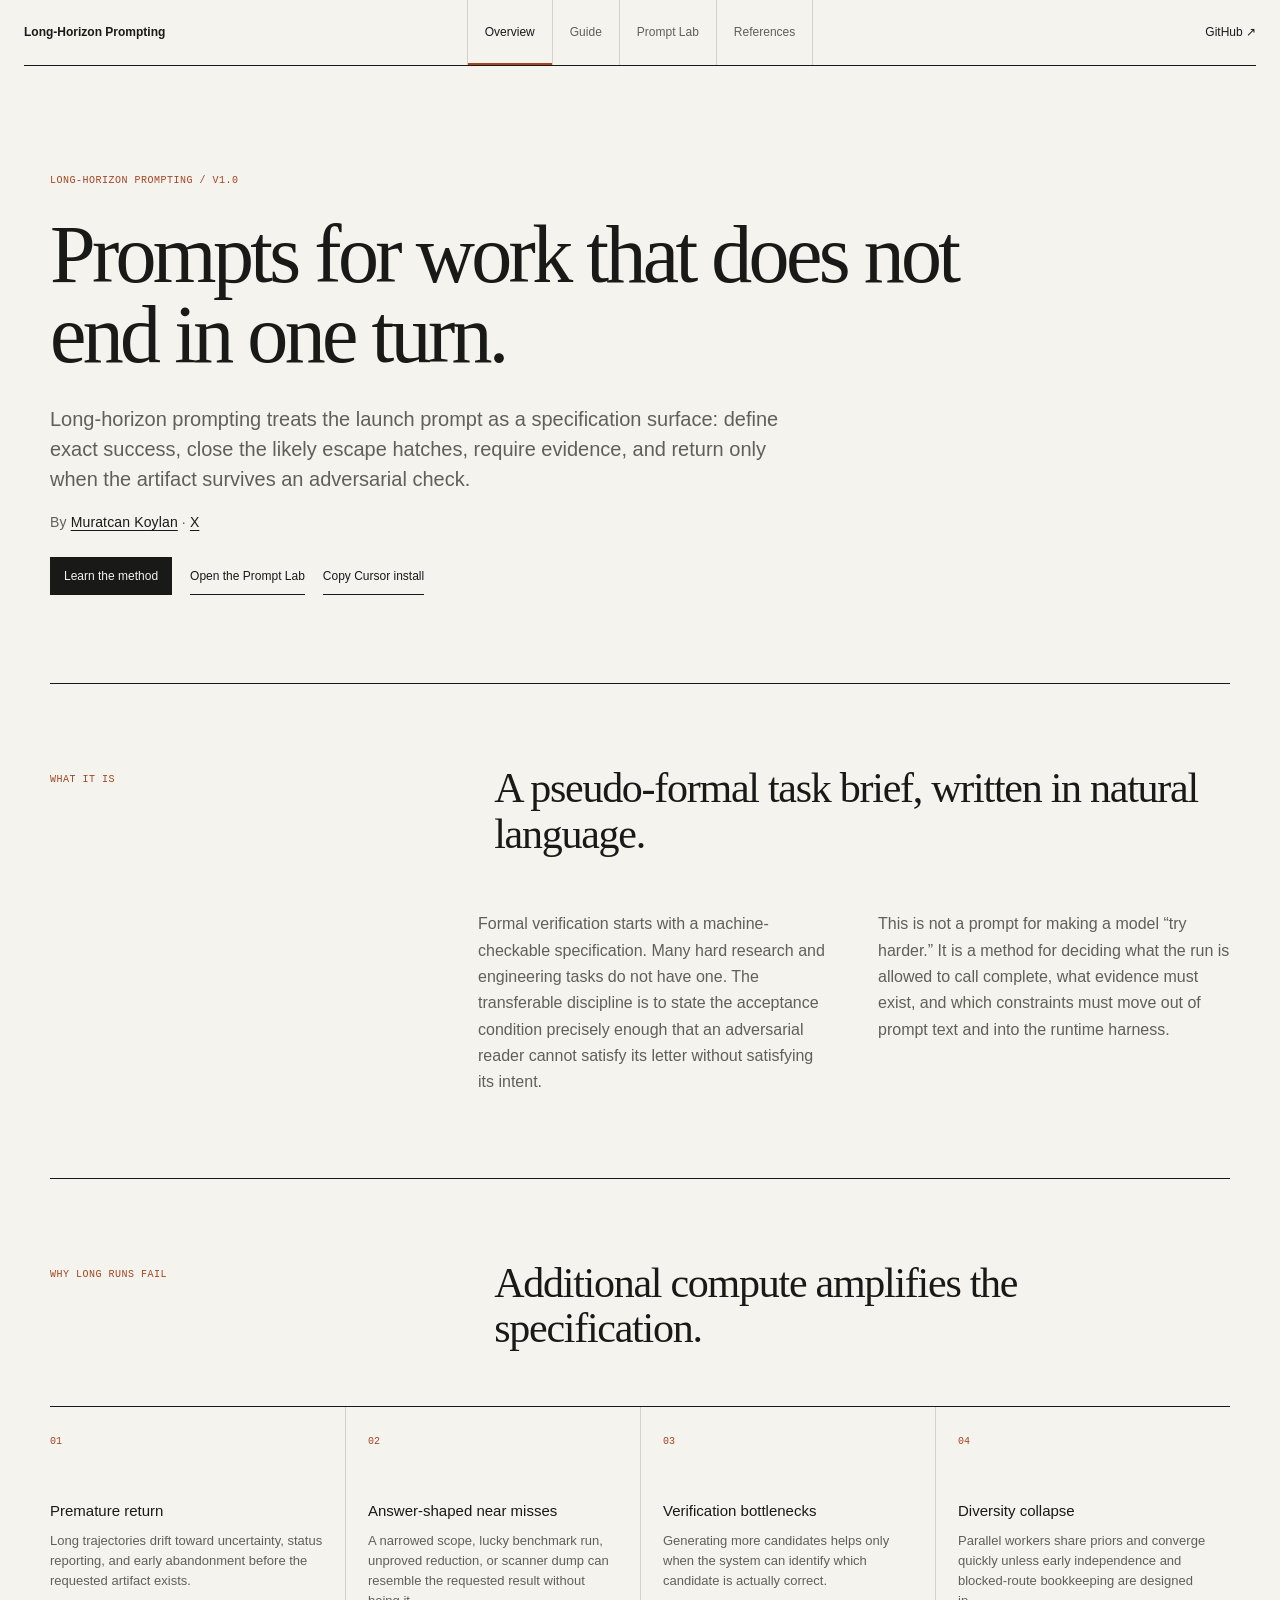
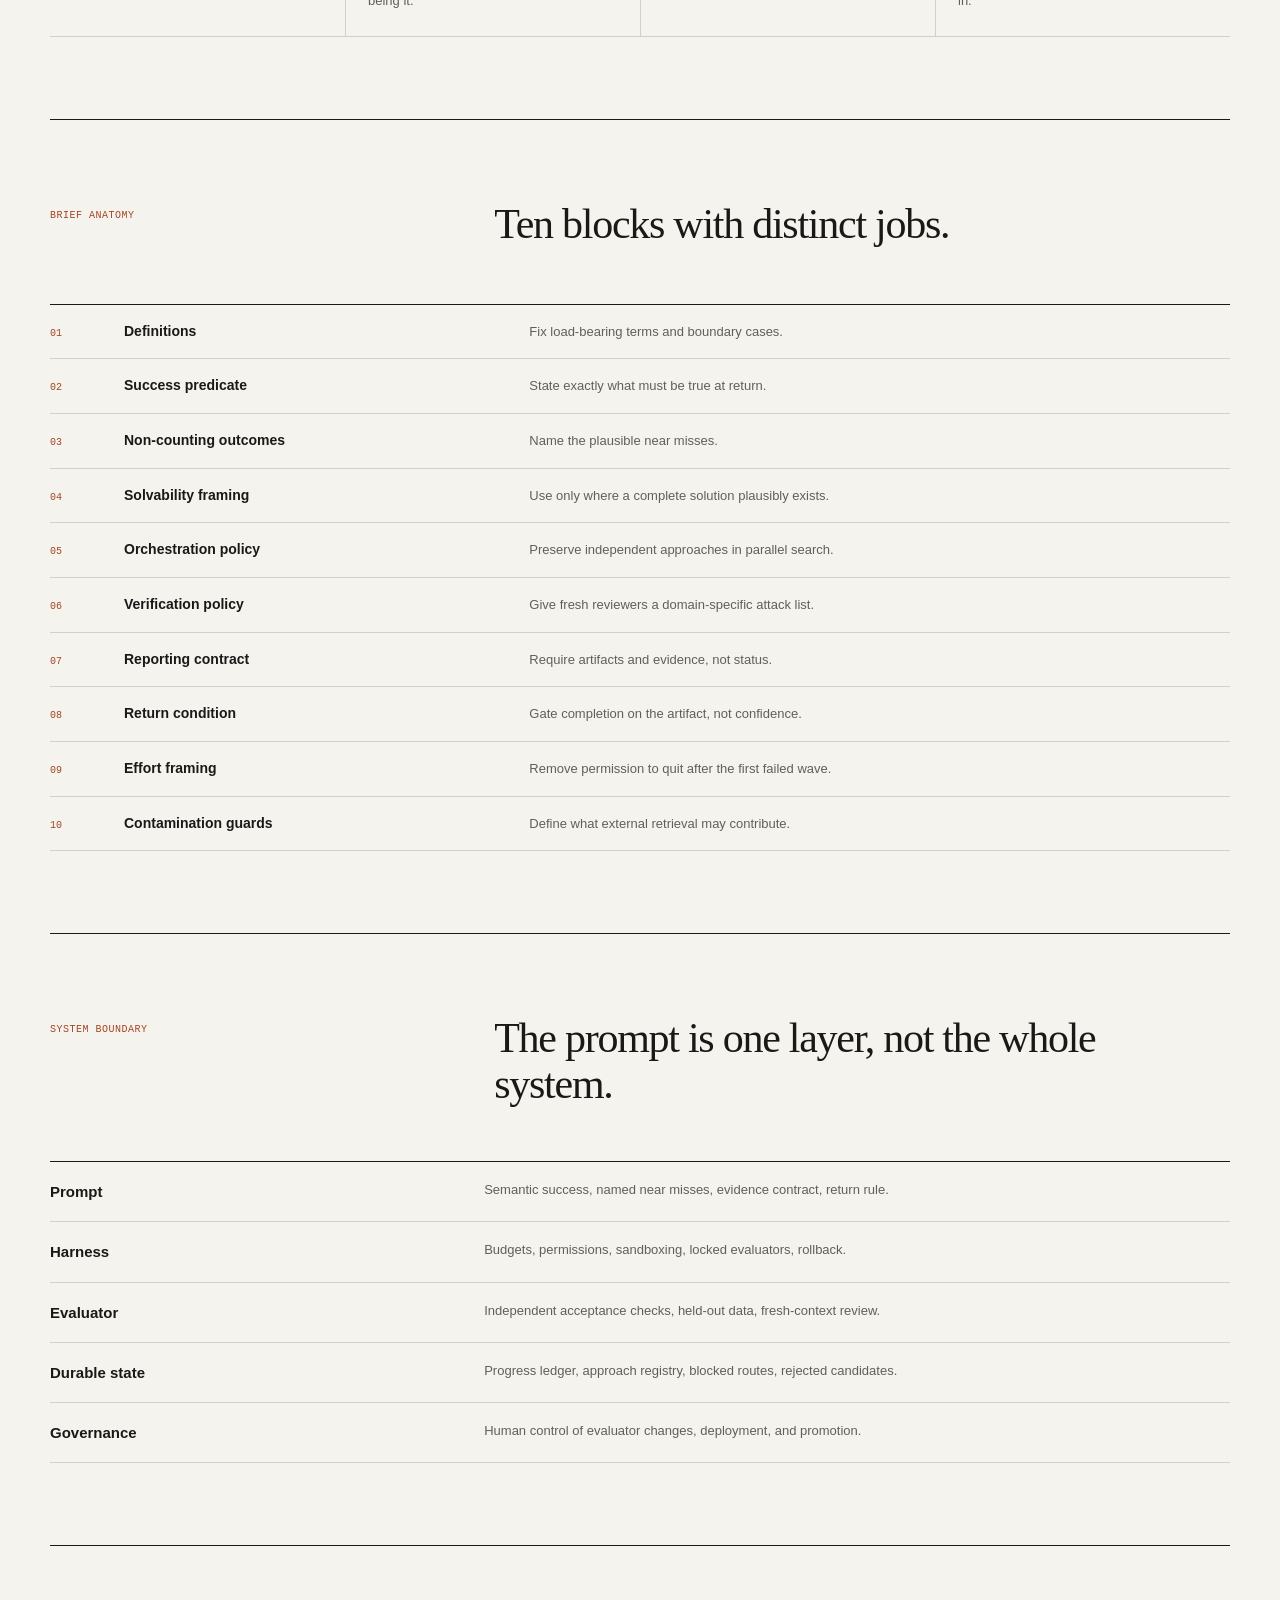
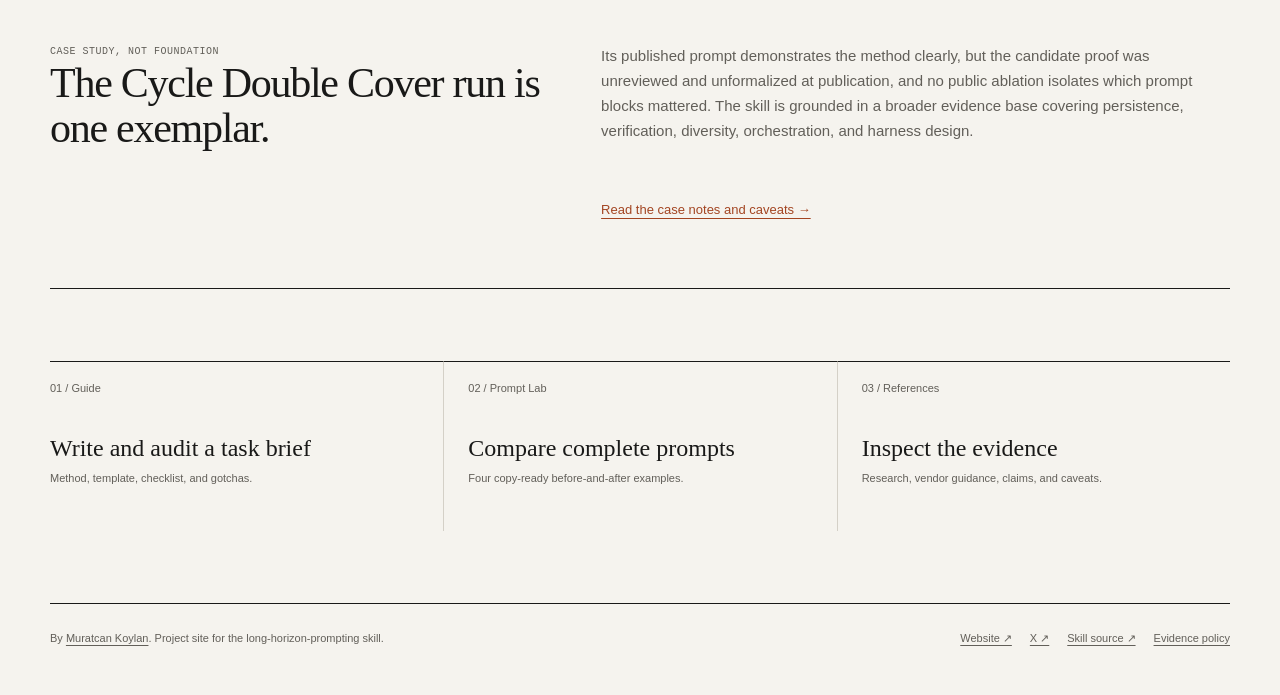
<file: .agents/skills/context-engineering-collection/examples/long-horizon-prompt-lab/ui/index.html>
<!DOCTYPE html>
<html lang="en">
<head>
  <meta charset="utf-8" />
  <meta name="viewport" content="width=device-width, initial-scale=1" />
  <meta name="description" content="A practical, evidence-backed guide to specifying long-running autonomous agent work." />
  <meta name="theme-color" content="#f5f3ee" />
  <meta http-equiv="Content-Security-Policy" content="default-src 'self'; script-src 'self'; style-src 'self'; img-src 'self' data:; object-src 'none'; base-uri 'self'; form-action 'none'" />
  <link rel="canonical" href="https://muratcankoylan.github.io/Agent-Skills-for-Context-Engineering/" />
  <meta property="og:title" content="Long-Horizon Prompting" />
  <meta property="og:site_name" content="Long-Horizon Prompting" />
  <meta property="og:description" content="Specification engineering for autonomous work that does not end in one turn." />
  <meta property="og:type" content="website" />
  <meta property="og:url" content="https://muratcankoylan.github.io/Agent-Skills-for-Context-Engineering/" />
  <meta property="og:image" content="https://muratcankoylan.github.io/Agent-Skills-for-Context-Engineering/social-card.png" />
  <meta property="og:image:alt" content="Long-Horizon Prompting: prompts for work that does not end in one turn" />
  <meta name="twitter:card" content="summary_large_image" />
  <title>Long-Horizon Prompting — Specification engineering for autonomous work</title>
  <link rel="icon" href="favicon.svg" type="image/svg+xml" />
  <link rel="stylesheet" href="styles.css" />
</head>
<body>
  <a class="skip-link" href="#main">Skip to content</a>
  <header class="site-header">
    <a class="site-brand" href="index.html">Long-Horizon Prompting</a>
    <nav class="site-nav" aria-label="Primary navigation">
      <a href="index.html" aria-current="page">Overview</a>
      <a href="guide.html">Guide</a>
      <a href="lab.html">Prompt Lab</a>
      <a href="references.html">References</a>
    </nav>
    <a class="site-github" href="https://github.com/muratcankoylan/Agent-Skills-for-Context-Engineering/tree/main/skills/long-horizon-prompting"
       target="_blank" rel="noreferrer">GitHub ↗</a>
  </header>

  <main id="main">
    <section class="page-hero page-shell">
      <p class="section-eyebrow">Long-Horizon Prompting / v1.0</p>
      <h1>Prompts for work that does not end in one turn.</h1>
      <p class="page-lede">
        Long-horizon prompting treats the launch prompt as a specification surface:
        define exact success, close the likely escape hatches, require evidence, and
        return only when the artifact survives an adversarial check.
      </p>
      <p class="page-byline">
        By
        <a href="https://muratcankoylan.com/" target="_blank" rel="noreferrer">Muratcan Koylan</a>
        ·
        <a href="https://x.com/muratcan" target="_blank" rel="noreferrer">X</a>
      </p>
      <div class="release-actions" aria-label="Get started">
        <a class="action action-primary" href="guide.html">Learn the method</a>
        <a class="action" href="lab.html">Open the Prompt Lab</a>
        <button class="action" type="button" data-copy-install aria-describedby="install-status">Copy Cursor install</button>
        <span class="copy-status" id="install-status" aria-live="polite"></span>
      </div>
    </section>

    <section class="content-section page-shell" aria-labelledby="what-title">
      <div class="section-heading">
        <p class="section-eyebrow">What it is</p>
        <h2 id="what-title">A pseudo-formal task brief, written in natural language.</h2>
      </div>
      <div class="prose-grid">
        <p>
          Formal verification starts with a machine-checkable specification. Many hard
          research and engineering tasks do not have one. The transferable discipline is
          to state the acceptance condition precisely enough that an adversarial reader
          cannot satisfy its letter without satisfying its intent.
        </p>
        <p>
          This is not a prompt for making a model “try harder.” It is a method for deciding
          what the run is allowed to call complete, what evidence must exist, and which
          constraints must move out of prompt text and into the runtime harness.
        </p>
      </div>
    </section>

    <section class="content-section page-shell" aria-labelledby="failure-title">
      <div class="section-heading">
        <p class="section-eyebrow">Why long runs fail</p>
        <h2 id="failure-title">Additional compute amplifies the specification.</h2>
      </div>
      <div class="concept-grid">
        <article>
          <span class="concept-number">01</span>
          <h3>Premature return</h3>
          <p>Long trajectories drift toward uncertainty, status reporting, and early abandonment before the requested artifact exists.</p>
        </article>
        <article>
          <span class="concept-number">02</span>
          <h3>Answer-shaped near misses</h3>
          <p>A narrowed scope, lucky benchmark run, unproved reduction, or scanner dump can resemble the requested result without being it.</p>
        </article>
        <article>
          <span class="concept-number">03</span>
          <h3>Verification bottlenecks</h3>
          <p>Generating more candidates helps only when the system can identify which candidate is actually correct.</p>
        </article>
        <article>
          <span class="concept-number">04</span>
          <h3>Diversity collapse</h3>
          <p>Parallel workers share priors and converge quickly unless early independence and blocked-route bookkeeping are designed in.</p>
        </article>
      </div>
    </section>

    <section class="content-section page-shell" aria-labelledby="anatomy-title">
      <div class="section-heading">
        <p class="section-eyebrow">Brief anatomy</p>
        <h2 id="anatomy-title">Ten blocks with distinct jobs.</h2>
      </div>
      <ol class="anatomy-list">
        <li><strong>Definitions</strong><span>Fix load-bearing terms and boundary cases.</span></li>
        <li><strong>Success predicate</strong><span>State exactly what must be true at return.</span></li>
        <li><strong>Non-counting outcomes</strong><span>Name the plausible near misses.</span></li>
        <li><strong>Solvability framing</strong><span>Use only where a complete solution plausibly exists.</span></li>
        <li><strong>Orchestration policy</strong><span>Preserve independent approaches in parallel search.</span></li>
        <li><strong>Verification policy</strong><span>Give fresh reviewers a domain-specific attack list.</span></li>
        <li><strong>Reporting contract</strong><span>Require artifacts and evidence, not status.</span></li>
        <li><strong>Return condition</strong><span>Gate completion on the artifact, not confidence.</span></li>
        <li><strong>Effort framing</strong><span>Remove permission to quit after the first failed wave.</span></li>
        <li><strong>Contamination guards</strong><span>Define what external retrieval may contribute.</span></li>
      </ol>
    </section>

    <section class="content-section page-shell" aria-labelledby="layers-title">
      <div class="section-heading">
        <p class="section-eyebrow">System boundary</p>
        <h2 id="layers-title">The prompt is one layer, not the whole system.</h2>
      </div>
      <div class="layer-table" role="list">
        <div role="listitem"><strong>Prompt</strong><span>Semantic success, named near misses, evidence contract, return rule.</span></div>
        <div role="listitem"><strong>Harness</strong><span>Budgets, permissions, sandboxing, locked evaluators, rollback.</span></div>
        <div role="listitem"><strong>Evaluator</strong><span>Independent acceptance checks, held-out data, fresh-context review.</span></div>
        <div role="listitem"><strong>Durable state</strong><span>Progress ledger, approach registry, blocked routes, rejected candidates.</span></div>
        <div role="listitem"><strong>Governance</strong><span>Human control of evaluator changes, deployment, and promotion.</span></div>
      </div>
    </section>

    <aside class="case-note page-shell" aria-labelledby="case-title">
      <div>
        <p class="section-eyebrow">Case study, not foundation</p>
        <h2 id="case-title">The Cycle Double Cover run is one exemplar.</h2>
      </div>
      <p>
        Its published prompt demonstrates the method clearly, but the candidate proof
        was unreviewed and unformalized at publication, and no public ablation isolates
        which prompt blocks mattered. The skill is grounded in a broader evidence base
        covering persistence, verification, diversity, orchestration, and harness design.
      </p>
      <a href="references.html#cdc">Read the case notes and caveats →</a>
    </aside>

    <section class="next-grid page-shell" aria-label="Continue">
      <a href="guide.html"><span>01 / Guide</span><strong>Write and audit a task brief</strong><em>Method, template, checklist, and gotchas.</em></a>
      <a href="lab.html"><span>02 / Prompt Lab</span><strong>Compare complete prompts</strong><em>Four copy-ready before-and-after examples.</em></a>
      <a href="references.html"><span>03 / References</span><strong>Inspect the evidence</strong><em>Research, vendor guidance, claims, and caveats.</em></a>
    </section>
  </main>

  <footer class="site-footer page-shell">
    <p>
      By
      <a href="https://muratcankoylan.com/" target="_blank" rel="noreferrer">Muratcan Koylan</a>.
      Project site for the long-horizon-prompting skill.
    </p>
    <div>
      <a href="https://muratcankoylan.com/" target="_blank" rel="noreferrer">Website ↗</a>
      <a href="https://x.com/muratcan" target="_blank" rel="noreferrer">X ↗</a>
      <a href="https://github.com/muratcankoylan/Agent-Skills-for-Context-Engineering/tree/main/skills/long-horizon-prompting" target="_blank" rel="noreferrer">Skill source ↗</a>
      <a href="references.html">Evidence policy</a>
    </div>
  </footer>
  <script src="site.js"></script>
</body>
</html>
</file>
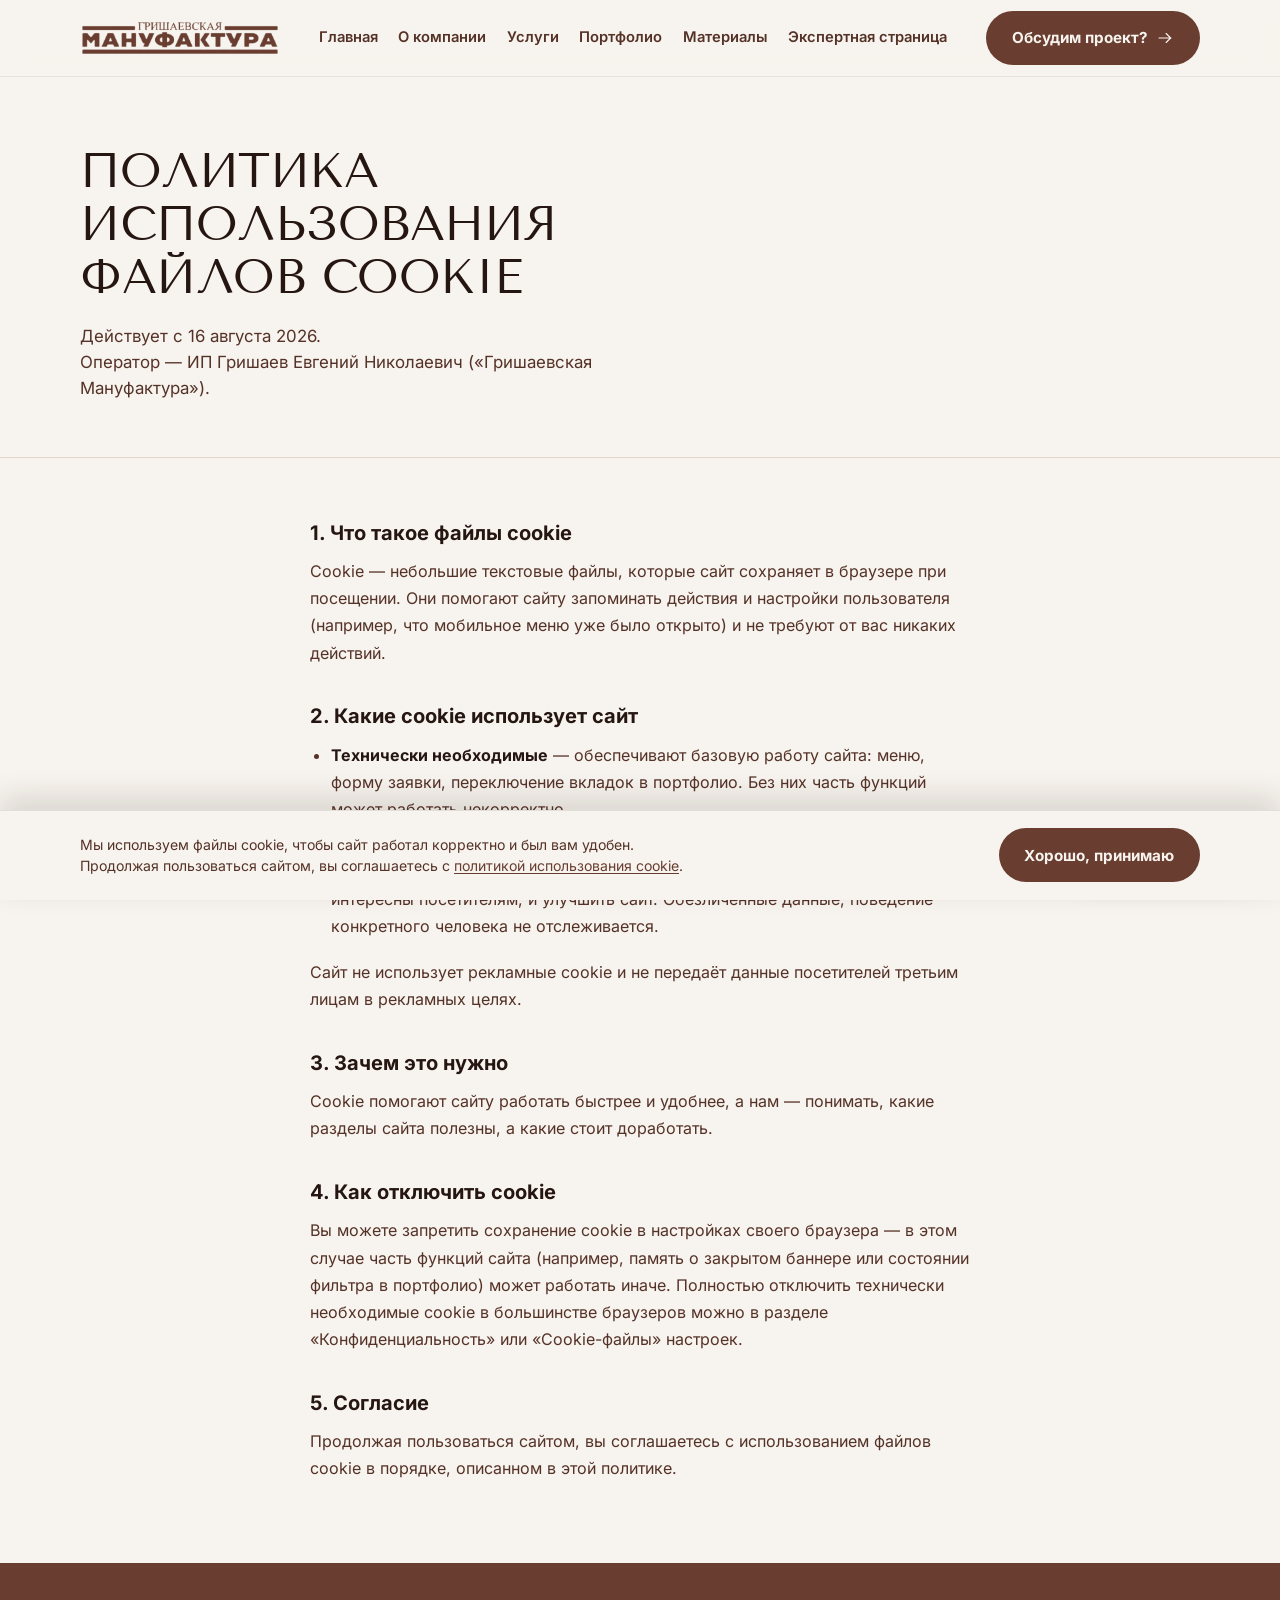
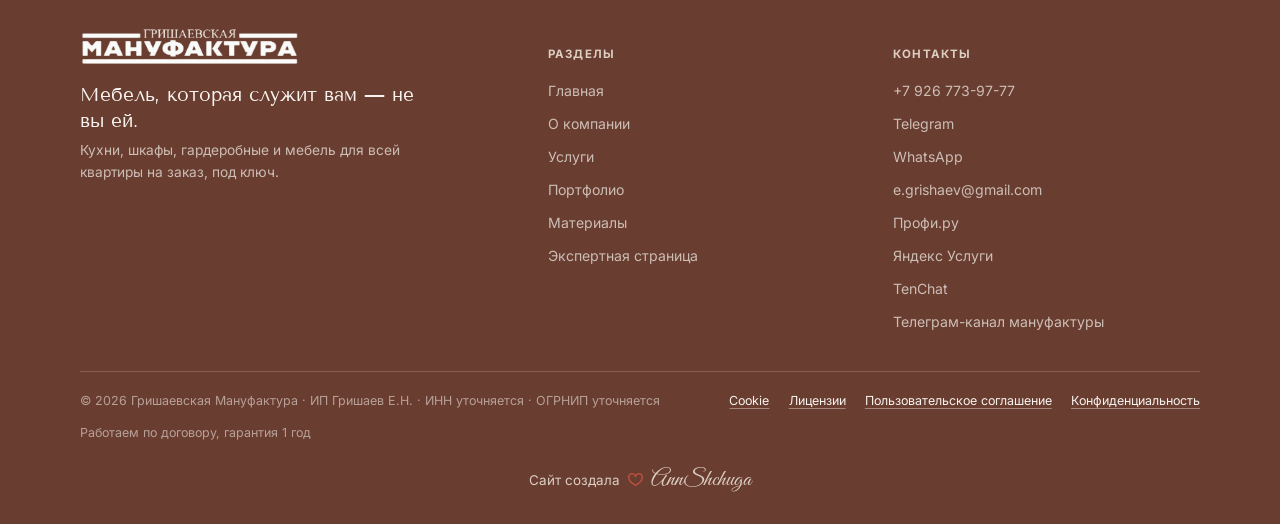
<file: projects/grishaevskaya-manufaktura/cookie-policy.html>
<!DOCTYPE html>
<html lang="ru">
<head>
<meta charset="UTF-8">
<meta name="viewport" content="width=device-width, initial-scale=1">
<title>Политика cookie — Гришаевская Мануфактура</title>
<meta name="description" content="Файлы, которые сайт сохраняет в вашем браузере — зачем и как отключить.">
<meta property="og:title" content="Политика cookie — Гришаевская Мануфактура">
<meta property="og:description" content="Файлы, которые сайт сохраняет в вашем браузере — зачем и как отключить.">
<meta property="og:type" content="website">
<meta property="og:image" content="assets/og-image.jpg">
<meta property="og:image:width" content="1200">
<meta property="og:image:height" content="630">
<meta name="twitter:card" content="summary_large_image">
<meta name="twitter:title" content="Политика cookie — Гришаевская Мануфактура">
<meta name="twitter:description" content="Файлы, которые сайт сохраняет в вашем браузере — зачем и как отключить.">
<meta name="twitter:image" content="assets/og-image.jpg">
<meta name="robots" content="noindex, follow">
<link rel="icon" href="data:image/svg+xml,%3Csvg xmlns='http://www.w3.org/2000/svg' viewBox='0 0 32 32'%3E%3Crect width='32' height='32' fill='%23714E44'/%3E%3Ctext x='16' y='22' font-family='Georgia,serif' font-size='18' fill='%23F7F3EE' text-anchor='middle'%3EГМ%3C/text%3E%3C/svg%3E">
<link rel="icon" href="assets/favicon-32.png" sizes="32x32" type="image/png">
<link rel="apple-touch-icon" href="assets/apple-touch-icon.png">
<link rel="stylesheet" href="css/style.css">
</head>
<body>

<svg width="0" height="0" style="position:absolute" aria-hidden="true">
<defs>
  <symbol id="icon-shield" viewBox="0 0 24 24" fill="none" stroke="currentColor" stroke-width="1.5" stroke-linecap="round" stroke-linejoin="round">
    <path d="M12 3l8 3.2v5.4c0 5-3.5 8-8 9.4-4.5-1.4-8-4.4-8-9.4V6.2z"/><path d="M8.8 12l2.2 2.2 4.2-4.4"/>
  </symbol>
  <symbol id="icon-star" viewBox="0 0 24 24" fill="currentColor" stroke="none">
    <path d="M12 2.5l2.9 6.3 6.8.7-5.1 4.6 1.5 6.7L12 17.4 5.9 20.8l1.5-6.7-5.1-4.6 6.8-.7z"/>
  </symbol>
  <symbol id="icon-clock" viewBox="0 0 24 24" fill="none" stroke="currentColor" stroke-width="1.5" stroke-linecap="round" stroke-linejoin="round">
    <circle cx="12" cy="12" r="9"/><path d="M12 7.5V12l3.5 2"/>
  </symbol>
  <symbol id="icon-phone" viewBox="0 0 24 24" fill="none" stroke="currentColor" stroke-width="1.5" stroke-linecap="round" stroke-linejoin="round">
    <path d="M6.6 3h3l1.4 4.4-2.3 1.9a13.2 13.2 0 0 0 6 6l1.9-2.3L21 17.4v3a1.8 1.8 0 0 1-2 1.8C10.4 21.3 4.7 15.6 2.2 7.1A1.8 1.8 0 0 1 4 5z"/>
    <path stroke="var(--walnut)" d="M15.5 2.5a7 7 0 0 1 5 5"/>
    <path stroke="var(--walnut)" d="M15.5 6a3.6 3.6 0 0 1 2.6 2.6"/>
  </symbol>
  <symbol id="icon-chat" viewBox="0 0 24 24" fill="none" stroke="currentColor" stroke-width="1.5" stroke-linecap="round" stroke-linejoin="round">
    <path d="M21 12.2a8.5 8.5 0 1 1-3.6-6.9L21 4l-1.1 4A8.4 8.4 0 0 1 21 12.2Z"/>
    <path stroke="var(--walnut)" fill="var(--walnut)" stroke-width="1.1" d="M9 9.6a3 3 0 1 0 2.3 5L14 15l-.8-2.6a3 3 0 0 0-4.2-2.8Z"/>
  </symbol>
  <symbol id="icon-send" viewBox="0 0 24 24" fill="none" stroke="currentColor" stroke-width="1.5" stroke-linecap="round" stroke-linejoin="round">
    <circle cx="12" cy="12" r="9.5"/>
    <path stroke="var(--walnut)" fill="var(--walnut)" stroke-width="1.1" d="M7.5 12.2 17 7.4l-3.3 9.4-2-3.1-3.6-1Z"/>
  </symbol>
  <symbol id="icon-mail" viewBox="0 0 24 24" fill="none" stroke="currentColor" stroke-width="1.5" stroke-linecap="round" stroke-linejoin="round">
    <rect x="3" y="5.5" width="18" height="13" rx="1"/><path d="M3.5 6.5l8.5 6.5 8.5-6.5"/>
    <path stroke="var(--walnut)" d="M7.5 14.5h4M7.5 16.7h6"/>
  </symbol>
  <symbol id="icon-pin" viewBox="0 0 24 24" fill="none" stroke="currentColor" stroke-width="1.5" stroke-linecap="round" stroke-linejoin="round">
    <path d="M12 22s7-6.7 7-12.6A7 7 0 0 0 5 9.4C5 15.3 12 22 12 22Z"/><circle stroke="var(--walnut)" cx="12" cy="9.4" r="2.4"/>
  </symbol>
  <symbol id="detail-phone" viewBox="8.0 23.6 213.9 227.0"><g><path fill="#261612" fill-opacity="0.965" stroke="#261612" stroke-width="0.5" stroke-opacity="0.965" d="M 178.32,48.72 c 0.31,45.59 0.46,91.18 0.44,136.78 c -0.28,12.67 -0.31,25.33 -0.09,38 c -0.02,1.25 -0.14,2.48 -0.37,3.71 c -0.99,9.7 -7.89,15.22 -16.82,17.65 c -27.53,1.05 -55.4,0.42 -82.98,0.45 c -12.51,0.69 -23.43,-5.52 -24.61,-18.81 c 0,-58.33 0.04,-116.67 0.1,-175 c 0.64,-13.08 10.02,-20.91 22.5,-22.48 c 26.67,-0.28 53.35,-0.28 80.02,-0.02 c 10.6,1.18 20.44,8.68 21.81,19.72 Z M 62.29,48.04 c -0.53,1.84 -0.83,3.72 -0.91,5.64 c -0.57,56.15 0.08,112.63 -0.24,168.82 c -0.01,2.25 0.38,4.43 1.18,6.53 c 2.82,5.99 7.54,9.03 14.18,9.11 c 27,-0.05 54,-0.1 81,-0.17 c 8.44,-0.25 13.27,-7.59 13.42,-15.47 c 0,-56.67 0,-113.33 0,-170 c 0.05,-10.82 -9.28,-17.04 -19.42,-16.46 c -24.99,0.25 -49.97,0.34 -74.96,0.28 c -7.09,1.04 -11.84,4.94 -14.25,11.72 Z M 99.12,46.97 c 0.25,-2.1 1.43,-3.33 3.55,-3.68 c 9.27,-0.23 18.56,-0.33 27.84,-0.29 c 5.51,0.04 6,7.15 0.83,7.72 c -9.3,-0.04 -18.6,-0.13 -27.9,-0.26 c -2.44,0.06 -3.88,-1.1 -4.32,-3.49 Z"/></g>
<g><path fill="var(--walnut)" fill-opacity="0.965" stroke="var(--walnut)" stroke-width="0.5" stroke-opacity="0.965" d="M 74.04,118 c -0.24,-12.92 15.21,-29.5 27.91,-21.28 c 9.13,9.27 21.03,21.15 6.67,32.29 c -0.73,0.95 -0.81,1.97 -0.25,3.03 c 3.54,6.18 9.95,14.47 16.25,17.9 c 5.1,0.91 8.98,-11.41 19.29,-4.15 c 7.06,5.2 18.7,12.43 15.23,22.84 c -3.92,12.61 -15.42,20.2 -28.62,16.23 c -27.92,-7.72 -53.09,-38.52 -56.48,-66.86 Z M 82.24,118 c 1.56,14.27 10.13,28.31 19.48,38.95 c 9.03,9.84 34.34,30.32 46.33,15.6 c 8.21,-9.24 -0.97,-13.93 -7.52,-19.51 c -4.06,-3.65 -7.9,2.87 -11.19,4.65 c -10.32,4.65 -24.46,-14.98 -28.73,-22.71 c -3.34,-7.05 1.78,-10.35 5.55,-15.36 c 3.2,-4.26 -6.64,-12.94 -8.94,-16.31 c -6.99,-3.94 -15.26,8.34 -14.98,14.69 Z"/></g>
<g><path fill="var(--walnut)" fill-opacity="0.957" stroke="var(--walnut)" stroke-width="0.5" stroke-opacity="0.957" d="M 208.82,139.13 c 0.36,-4.05 0.37,-8.1 0.02,-12.15 c -1.31,-8.58 -4.89,-16.1 -10.72,-22.54 c -3.09,-4.69 3.38,-8.56 6.82,-3.87 c 16.44,18.85 15.7,50.09 -1.91,67.84 c -3.29,1.83 -7.13,-1.38 -5.23,-5.07 c 5.55,-7.82 9.41,-14.54 11.02,-24.21 Z M 13.38,136 c 0.59,-11.96 4.65,-22.6 12.18,-31.92 c 3.19,-5.15 10.71,-3.58 8.41,2.38 c -14.03,14.84 -16.92,35.34 -5.91,52.99 c 2.44,3.03 11.48,12.13 1.46,12.47 c -8.25,-3.37 -17.5,-26.81 -16.14,-35.92 Z M 185.81,150.99 c 0.27,-2.72 3.62,-5.5 4.35,-8.44 c 3.34,-9.75 1.18,-17.64 -4.02,-26.08 c 0.08,-5.53 5.6,-4.94 8.08,-1.11 c 7.77,11.66 6.86,27.6 -1.71,38.6 c -2.68,2.59 -6.73,0.94 -6.7,-2.97 Z M 31.79,137 c -0.27,-7.25 1.8,-13.74 6.21,-19.48 c 2.49,-3.71 8.02,-3.34 7.35,1.81 c -5.4,8.61 -8.08,13.99 -5.11,24.75 c 0.82,4.25 9.51,11.18 2.23,13.72 c -7.2,0.18 -11.16,-15.18 -10.68,-20.8 Z"/></g>
<g><path fill="#261612" fill-opacity="0.075" stroke="#261612" stroke-width="0.5" stroke-opacity="0.075" d="M 62.29,48.04 c 0.78,0.05 1.09,0.49 0.94,1.32 c -0.26,7.13 1.31,15.95 1.15,23.21 c -0.39,1.49 -1.12,0.84 -2.07,1.8 c -0.92,3.57 1.85,17.05 2.02,22.19 c 0.35,1.89 -0.89,1.94 -2.04,2.83 c -0.21,2.07 -0.2,4.14 0.01,6.21 c 1.28,0.88 2.36,0.94 2.09,2.92 c -0.38,3.36 0.53,20.14 -0.64,21.9 c -2.51,1.51 -0.15,2.5 0.5,4.02 c 0.06,2.75 -0.22,5.46 -0.85,8.12 c 1.23,5.74 0.7,11.09 0.89,16.94 c -0.43,1.94 -2.16,0.76 -2.22,2.82 c 0.23,6.55 3.14,26.75 0.94,31.38 c -0.92,4.82 -0.32,10.41 -0.67,14.98 c 0.62,0.56 1.08,1.21 1.39,1.96 c -0.48,4.53 1.32,14.83 -1.41,18.39 c -0.8,-2.1 -1.19,-4.28 -1.18,-6.53 c 0.32,-56.19 -0.33,-112.67 0.24,-168.82 c 0.08,-1.92 0.38,-3.8 0.91,-5.64 Z"/></g>
<g><path fill="#261612" fill-opacity="0.933" stroke="#261612" stroke-width="0.5" stroke-opacity="0.933" d="M 98.08,227.04 c 0.25,-2.01 1.39,-3.11 3.4,-3.28 c 9.61,-0.16 19.22,-0.27 28.83,-0.33 c 5.92,-0.5 6.43,7.1 1.16,7.3 c -10.16,0.18 -20.32,0.1 -30.48,-0.25 c -1.76,-0.46 -2.74,-1.61 -2.91,-3.44 Z"/></g>
<g><path fill="var(--walnut)" fill-opacity="0.114" stroke="var(--walnut)" stroke-width="0.5" stroke-opacity="0.114" d="M 178.32,48.72 c 0.9,0.23 1.37,0.8 1.4,1.72 c -0.06,8.35 -0.08,16.7 -0.06,25.05 c 0.24,1.67 0.46,3.35 0.65,5.02 c 0,8.99 -0.03,17.98 -0.09,26.97 c 0.42,0.98 0.73,2 0.94,3.04 c -0.44,0.62 -0.74,1.3 -0.9,2.03 c 0.03,4.97 0.02,9.94 -0.01,14.91 c 0.08,0.74 0.3,1.43 0.64,2.09 c -0.29,0.64 -0.5,1.31 -0.62,2 c 0.01,22.33 0.03,44.66 0.07,66.98 c -0.36,1.98 -0.6,3.96 -0.71,5.97 c -0.15,7.24 0.51,14.59 -0.01,21.81 c -0.3,0.48 -0.74,0.78 -1.32,0.9 c 0.23,-1.23 0.35,-2.46 0.37,-3.71 c -0.22,-12.67 -0.19,-25.33 0.09,-38 c 0.02,-45.6 -0.13,-91.19 -0.44,-136.78 Z"/></g>
<g><path fill="var(--walnut)" fill-opacity="0.129" stroke="var(--walnut)" stroke-width="0.5" stroke-opacity="0.129" d="M 208.84,126.98 c 0.35,4.05 0.34,8.1 -0.02,12.15 c -1.44,-1.68 -1.29,-6.46 -0.73,-8.57 c 0.26,-0.74 -0.94,-3.99 0.75,-3.58 Z"/></g></symbol>
  <symbol id="detail-whatsapp" viewBox="10.3 12.8 202.4 197.9"><g><path fill="#261612" fill-opacity="0.965" stroke="#261612" stroke-width="0.5" stroke-opacity="0.965" d="M 14.96,201 c 5.02,-13.82 9.98,-27.67 14.88,-41.54 c 0.09,-0.52 0.04,-1.03 -0.15,-1.52 c -44.96,-85.45 54.98,-177.21 136.64,-125.64 c 74.11,49.21 43.7,164.54 -43.87,173.39 c -21.4,1.9 -42.16,-3.05 -60.96,-13.12 c -12.59,3.41 -28.27,9.13 -41.18,13.11 c -3.38,0.24 -5.17,-1.32 -5.36,-4.68 Z M 25.12,194.92 c 3.77,0.8 27.21,-8.34 32.83,-9.58 c 6.09,-2.56 11.71,2.86 17.11,4.97 c 50.66,22.97 107.29,-3.9 122.59,-56.99 c 14.48,-61.22 -32.02,-116.31 -95.11,-107.03 c -59.42,10.07 -95.51,75.86 -64.82,129.62 c 1.71,5.01 -10.12,32.47 -12.6,39.01 Z"/></g>
<g><path fill="var(--walnut)" fill-opacity="0.965" stroke="var(--walnut)" stroke-width="0.5" stroke-opacity="0.965" d="M 61.84,83 c 0.31,-16.61 22.05,-35.82 35.86,-19.04 c 11.19,13.68 17.94,20.82 1.94,35.05 c -1.29,1.65 -1.29,3.32 0.03,5.01 c 1.91,6.36 23.34,30.8 29.39,27.46 c 5.62,-5.17 9.55,-10.73 18.25,-8.12 c 7.74,4.64 25.49,12.33 22.52,24.11 c -7.73,27.43 -34.21,24.57 -54.17,12.3 c -24.97,-13.76 -52.92,-47.56 -53.82,-76.77 Z M 69.89,84 c 3.38,32.35 39.56,72.56 72.77,76.7 c 9.44,1.54 26.37,-14.72 14.89,-20.83 c -3.51,-1.86 -11.64,-9.96 -15.59,-8.48 c -7.93,6.2 -12.72,13.13 -23.4,5.52 c -8.37,-5.92 -34.78,-30.08 -27.15,-41.17 c 3.28,-4.52 12.6,-9.28 7.99,-15.78 c -3.4,-4.07 -10.25,-16.83 -16.77,-13.78 c -6.74,3.44 -13.09,9.66 -12.74,17.82 Z"/></g></symbol>
  <symbol id="detail-telegram" viewBox="12.4 13.6 193.5 194.8"><g><path fill="#261612" fill-opacity="0.965" stroke="#261612" stroke-width="0.5" stroke-opacity="0.965" d="M 16.96,111 c 1.93,-99.97 140.48,-130.88 178.47,-34 c 25.92,73.67 -39.49,146.24 -115.96,122.09 c -5.4,-2.08 -10.72,-4.31 -15.97,-6.71 c -5.73,0.89 -37.66,12.57 -40.54,11.22 c -2.39,-1.18 -3.23,-3.05 -2.51,-5.61 c 1.58,-5.15 12.65,-33.4 11.15,-36.3 c -9.82,-15.48 -14.7,-32.38 -14.64,-50.69 Z M 24.99,112 c 0.17,16.62 4.43,33.45 14.45,46.94 c 1.39,2.05 1.53,4.2 0.44,6.44 c -3.39,9.28 -6.52,18.64 -9.4,28.09 c 0.46,0.9 1.81,0.15 2.52,0.04 c 7.33,-1.85 25.23,-8.65 31.47,-9.29 c 19.36,9.47 33.85,13.75 55.99,11.49 c 94.8,-16.46 97.49,-152.47 3,-169.45 c -51.66,-6.84 -98.94,33.24 -98.47,85.74 Z"/></g>
<g><path fill="var(--walnut)" fill-opacity="0.973" stroke="var(--walnut)" stroke-width="0.5" stroke-opacity="0.973" d="M 46,116 c 0.01,-2.17 1.01,-3.68 3,-4.52 c 34.98,-15.54 69.89,-31.22 104.73,-47.04 c 4.41,-2.37 8.45,1.06 7.03,5.9 c -11.04,32.02 -22.02,64.05 -32.96,96.09 c -1.22,4.32 -5.95,5.65 -9.24,2.52 c -10.51,-11.47 -20.84,-24.21 -31.51,-35.39 c -12.88,-4.39 -25.71,-8.94 -38.49,-13.65 c -1.59,-0.81 -2.45,-2.12 -2.56,-3.91 Z M 122.76,86.81 c -20.22,9.4 -41.07,18.82 -61.47,27.89 c -0.71,0.3 -1.04,0.82 -0.99,1.56 c 8.65,2.84 17.33,5.6 26.04,8.27 c 13.3,-10.77 26.61,-21.54 39.95,-32.28 c 3.75,-2.84 7.53,-5.62 11.36,-8.34 c 2.56,0.13 -1.19,3.8 -1.45,4.79 c -1.19,2.53 -2.72,4.84 -4.59,6.91 c -3.58,3.4 -7.17,6.81 -10.74,10.21 c -6.86,5.99 -13.64,12.06 -20.34,18.2 c -1.92,1.78 -3.72,3.63 -5.41,5.57 c -0.02,0.53 0.14,0.99 0.5,1.38 c 6.7,7.55 13.32,15.15 19.84,22.8 c 0.35,-0.54 0.34,-1.1 -0.04,-1.68 c -1.89,-4.72 -8.58,-16.31 -8.51,-20.6 c 2.83,-5.78 13.18,-17.12 17.3,-23.32 c 3.36,-3.97 6.64,-8.01 9.82,-12.12 c 1.49,-1.86 2.89,-3.8 4.18,-5.81 c 3.46,-4.67 7.07,-9.21 10.84,-13.64 c 0.48,-0.46 0.56,-0.97 0.27,-1.51 c -1.92,0.58 -3.82,1.25 -5.71,2 c -6.84,3.48 -13.79,6.72 -20.85,9.72 Z"/></g>
<g><path fill="var(--walnut)" fill-opacity="0.012" stroke="var(--walnut)" stroke-width="0.5" stroke-opacity="0.012" d="M 122.76,86.81 c 3.31,0.71 1.24,0.59 1.46,2.46 c 0.57,1.08 1.26,2.07 2.07,2.98 c -13.34,10.74 -26.65,21.51 -39.95,32.28 c -8.71,-2.67 -17.39,-5.43 -26.04,-8.27 c -0.05,-0.74 0.28,-1.26 0.99,-1.56 c 20.4,-9.07 41.25,-18.49 61.47,-27.89 Z"/></g>
<g><path fill="var(--walnut)" fill-opacity="0.031" stroke="var(--walnut)" stroke-width="0.5" stroke-opacity="0.031" d="M 120.87,105.82 c 1.19,0.67 2.31,1.45 3.34,2.35 c -4.12,6.2 -14.47,17.54 -17.3,23.32 c -0.07,4.29 6.62,15.88 8.51,20.6 c 0.38,0.58 0.39,1.14 0.04,1.68 c -6.52,-7.65 -13.14,-15.25 -19.84,-22.8 c -0.36,-0.39 -0.52,-0.85 -0.5,-1.38 c 1.69,-1.94 3.49,-3.79 5.41,-5.57 c 6.7,-6.14 13.48,-12.21 20.34,-18.2 Z"/></g>
<g><path fill="var(--walnut)" fill-opacity="0.086" stroke="var(--walnut)" stroke-width="0.5" stroke-opacity="0.086" d="M 131.61,95.61 c 0.78,0.29 1.59,0.44 2.42,0.44 c -3.18,4.11 -6.46,8.15 -9.82,12.12 c -1.03,-0.9 -2.15,-1.68 -3.34,-2.35 c 3.57,-3.4 7.16,-6.81 10.74,-10.21 Z"/></g>
<g><path fill="var(--walnut)" fill-opacity="0.255" stroke="var(--walnut)" stroke-width="0.5" stroke-opacity="0.255" d="M 136.2,88.7 c 0.4,0.87 1.07,1.38 2.01,1.54 c -1.29,2.01 -2.69,3.95 -4.18,5.81 c -0.83,0 -1.64,-0.15 -2.42,-0.44 c 1.87,-2.07 3.4,-4.38 4.59,-6.91 Z"/></g>
<g><path fill="var(--walnut)" fill-opacity="0.063" stroke="var(--walnut)" stroke-width="0.5" stroke-opacity="0.063" d="M 138.21,90.24 c -0.94,-0.16 -1.61,-0.67 -2.01,-1.54 c 0.26,-0.99 4.01,-4.66 1.45,-4.79 c -3.83,2.72 -7.61,5.5 -11.36,8.34 c -0.81,-0.91 -1.5,-1.9 -2.07,-2.98 c -0.22,-1.87 1.85,-1.75 -1.46,-2.46 c 7.06,-3 14.01,-6.24 20.85,-9.72 c 1.89,-0.75 3.79,-1.42 5.71,-2 c 0.29,0.54 0.21,1.05 -0.27,1.51 c -3.77,4.43 -7.38,8.97 -10.84,13.64 Z"/></g></symbol>
  <symbol id="detail-mail" viewBox="12.0 16.2 173.2 196.1"><g><path fill="#261612" fill-opacity="0.961" d="M 16.21,192 c 0.96,-30.41 -0.53,-61.18 0.54,-91.51 c 0.68,-7.43 20.71,-13.41 24.03,-21.05 c 0.16,-17.31 0.23,-34.63 0.21,-51.95 c -0.17,-10.28 14.02,-5.9 20.52,-7.04 c 29.82,0.61 60.29,-0.32 90,0.42 c 3.45,0.83 5.25,3.03 5.4,6.62 c -0.01,17.33 0.05,34.65 0.17,51.97 c 3.16,7.5 22.13,12.78 23.92,21.04 c -0.05,33 -0.05,66 -0.03,99 c -0.16,4.85 -3.4,8.73 -8.47,8.59 c -49.67,0 -99.34,-0.04 -149.01,-0.12 c -8.72,-1.25 -7.15,-9.38 -7.28,-15.97 Z M 48.7,76 c 0.03,6.58 -1.07,37.6 1.46,41.21 c 15.24,11.08 30.55,22.07 45.93,32.97 c 1.53,0.8 3.05,0.81 4.59,0.04 c 14.56,-10.48 29.15,-20.93 43.76,-31.34 c 1.83,-1.13 3.28,-2.61 4.35,-4.43 c 0.19,-22.98 0.29,-45.96 0.29,-68.95 c -0.01,-5.29 -0.13,-10.57 -0.37,-15.84 c -0.33,-1.17 -2.24,-1.29 -3.2,-1.47 c -31.01,-0.18 -62.01,-0.15 -93.02,0.09 c -2.38,-0.21 -3.62,0.87 -3.72,3.22 c 0.01,14.83 -0.02,29.67 -0.07,44.5 Z M 27.64,100.03 c 3.07,3.95 7.95,5.87 11.68,9.16 c 0.48,0.44 0.96,0.48 1.44,0.11 c 0.13,-5.6 0.17,-11.2 0.13,-16.81 c -0.08,-1.41 -0.71,-1.71 -1.89,-0.9 c -4.04,2.49 -7.83,5.3 -11.36,8.44 Z M 156.79,94 c 0.03,4.52 0.05,9.04 0.09,13.56 c 0.21,1.46 0.91,1.72 2.1,0.78 c 1.72,-1.13 10.78,-6.82 10.5,-8.69 c -2.3,-3.18 -7.9,-6.05 -11.14,-8.52 c -1.81,-0.84 -1.57,1.91 -1.55,2.87 Z M 23.65,188 c 0.12,0.82 -0.42,8 2.01,5.26 c 15.37,-14.32 30.5,-28.88 45.4,-43.7 c 1.41,-1.17 2.54,-2.57 3.38,-4.2 c 0.24,-0.97 -1.83,-2.45 -2.41,-3.04 c -15.71,-11.53 -31.53,-22.88 -47.47,-34.06 c -0.47,0.66 -0.66,1.4 -0.55,2.22 c -0.08,25.84 -0.21,51.68 -0.36,77.52 Z M 122.98,145.02 c 3.3,5.86 20.41,20.34 25.75,26.76 c 7.99,7.35 15.81,14.87 23.48,22.56 c 0.26,0.28 0.55,0.36 0.89,0.24 c 0.46,-3.15 0.66,-6.32 0.61,-9.52 c 0.11,-17.52 0.2,-35.04 0.29,-52.56 c 0.02,-8 -0.29,-15.98 -0.94,-23.93 c -0.38,-0.29 -0.76,-0.28 -1.13,0.03 c -15.63,10.89 -31.39,22.7 -46.93,33.75 c -0.84,0.8 -1.51,1.69 -2.02,2.67 Z M 30.01,199.95 c 2.14,0.35 4.3,0.49 6.49,0.41 c 43.02,-0.11 86.04,-0.2 129.05,-0.26 c 0.5,0 0.83,-0.21 1.01,-0.64 c -13.5,-12.98 -26.9,-26.09 -40.18,-39.34 c -3.24,-3.06 -6.52,-6.08 -9.84,-9.04 c -4.85,-3.23 -13.59,11.58 -20.89,7.66 c -3.83,-2.4 -7.58,-4.92 -11.25,-7.56 c -1.86,-1.08 -3.52,-0.84 -4.98,0.73 c -16.4,16.1 -32.87,32.11 -49.41,48.04 Z"/></g>
<g><path fill="var(--walnut)" fill-opacity="0.965" d="M 132.7,54.65 c -1.04,0.27 -2.1,0.41 -3.18,0.4 c -21.1,0 -42.18,-0.11 -63.26,-0.33 c -2.81,-0.66 -3.83,-2.36 -3.05,-5.11 c 1.61,-1.97 3.7,-2.81 6.28,-2.54 c 20.34,0.08 40.68,0.1 61.02,0.06 c 5.07,-0.03 7.09,5.83 2.19,7.52 Z"/></g>
<g><path fill="var(--walnut)" fill-opacity="0.965" d="M 66.11,87.08 c 21.96,-0.13 43.91,-0.14 65.87,-0.04 c 1.11,0.18 1.97,0.72 2.6,1.64 c 1.26,3.22 0.22,5.22 -3.12,5.99 c -21.28,0.05 -42.68,0.35 -63.96,0.05 c -5,0.38 -6.39,-6.03 -1.39,-7.64 Z"/></g>
<g><path fill="var(--walnut)" fill-opacity="0.965" d="M 66.03,67.09 c 22.27,-0.13 44.53,-0.11 66.79,0.05 c 0.69,0.38 1.25,0.91 1.65,1.59 c 0.97,2.62 0.14,4.36 -2.48,5.24 c -21.98,0.13 -43.97,0.11 -65.96,-0.06 c -4.04,-0.58 -3.95,-6.19 0,-6.82 Z"/></g>
<g><path fill="var(--walnut)" fill-opacity="0.969" d="M 62.95,111.99 c -0.26,-3.76 2.44,-4.35 5.55,-4.19 c 13.51,0.02 27.02,-0.01 40.53,-0.07 c 4.81,0.47 4.76,8.19 -2.53,7.5 c -13.34,0.03 -26.67,-0.02 -40.01,-0.15 c -2,-0.09 -3.18,-1.12 -3.54,-3.09 Z"/></g>
<g><path fill="#261612" fill-opacity="0.024" d="M 27.64,100.03 c 3.53,-3.14 7.32,-5.95 11.36,-8.44 c 1.18,-0.81 1.81,-0.51 1.89,0.9 c 0.04,5.61 0,11.21 -0.13,16.81 c -0.48,0.37 -0.96,0.33 -1.44,-0.11 c -3.73,-3.29 -8.61,-5.21 -11.68,-9.16 Z M 156.79,94 c -0.02,-0.96 -0.26,-3.71 1.55,-2.87 c 3.24,2.47 8.84,5.34 11.14,8.52 c 0.28,1.87 -8.78,7.56 -10.5,8.69 c -1.19,0.94 -1.89,0.68 -2.1,-0.78 c -0.04,-4.52 -0.06,-9.04 -0.09,-13.56 Z"/></g>
<g><path fill="var(--walnut)" fill-opacity="0.18" d="M 131.98,87.04 c -21.96,-0.1 -43.91,-0.09 -65.87,0.04 c -0.18,-1.1 3.69,-0.85 4.39,-1.1 c 8,0.13 16,0.11 24,-0.05 c 12.01,-0.05 24.02,0.05 36.02,0.29 c 0.53,0.09 1.7,-0.16 1.46,0.82 Z"/></g>
<g><path fill="var(--walnut)" fill-opacity="0.294" d="M 66.03,73.91 c 21.99,0.17 43.98,0.19 65.96,0.06 c 0.07,1.21 -1.74,1.02 -2.48,1.08 c -9,-0.25 -18.01,-0.23 -27.01,0.03 c -11.69,-0.04 -23.38,-0.13 -35.07,-0.26 c -0.77,0.1 -1.24,-0.2 -1.4,-0.91 Z"/></g>
<g><path fill="var(--walnut)" fill-opacity="0.29" d="M 132.82,67.14 c -22.26,-0.16 -44.52,-0.18 -66.79,-0.05 c 0.16,-0.69 0.62,-1.01 1.36,-0.95 c 21.39,-0.2 42.77,-0.21 64.16,-0.02 c 0.74,-0.02 1.17,0.32 1.27,1.02 Z"/></g>
<g><path fill="var(--walnut)" fill-opacity="0.078" d="M 66.26,54.72 c 21.08,0.22 42.16,0.33 63.26,0.33 c 1.08,0.01 2.14,-0.13 3.18,-0.4 c 0.06,0.82 -0.32,1.26 -1.17,1.33 c -21.33,0.18 -42.66,0.12 -63.98,-0.17 c -0.91,0.15 -1.34,-0.21 -1.29,-1.09 Z"/></g></symbol>
  <symbol id="detail-pin" viewBox="10.0 15.6 193.5 208.2"><g><path fill="#261612" fill-opacity="0.965" stroke="#261612" stroke-width="0.5" stroke-opacity="0.965" d="M 77.93,79 c 1.66,-37.02 55.48,-37.52 59.08,-2.5 c 1.98,39.78 -58.06,42.27 -59.08,2.5 Z M 85.63,80 c 1.56,30.15 50.72,24.51 42.66,-7.67 c -9.41,-23 -43.12,-16.03 -42.66,7.67 Z M 78.89,146.99 c 1.88,1.91 4.06,5.63 4.93,8.13 c -6.89,-0.89 -23.5,-0.48 -31.34,-0.34 c -2.09,0.09 -3.45,1.15 -4.09,3.18 c -4.94,10.19 -9.92,20.36 -14.92,30.51 c 0.31,1.16 2.16,0.78 3.03,0.94 c 8.28,-0.16 16.56,-0.16 24.84,-0.01 c 4.58,1.17 3.48,7.25 -0.83,6.87 c -10.2,0.09 -20.38,0.17 -30.56,0.24 c -3.12,4.23 -4.8,9.02 -7.37,13.53 c -0.57,1.08 -0.25,1.67 0.94,1.78 c 26.28,0.19 52.59,0.2 78.86,-0.16 c 0.71,-0.15 1.09,-0.6 1.13,-1.34 c 0.08,-3.39 0.21,-6.77 0.38,-10.15 c 1.94,-0.43 5.36,-0.9 7.1,0.18 c -0.12,3.65 -0.03,7.29 0.27,10.92 c 0.32,0.41 0.74,0.6 1.27,0.57 c 25.65,0.01 51.3,0.01 76.95,-0.02 c 1.75,0.02 1.16,-1.48 0.65,-2.43 c -8.99,-17.81 -16.96,-36.14 -26.12,-53.85 c -3.56,-1.93 -15.44,-0.96 -19.84,-0.67 c -0.05,-0.42 -0.29,-0.7 -0.7,-0.83 c -3.34,-0.01 -6.68,-0.04 -10.03,-0.08 c -0.92,-0.1 -1.48,0.29 -1.68,1.16 c -0.52,0.01 -1.05,0.04 -1.57,0.09 c -0.07,-0.83 4.11,-7.24 4.99,-8.26 c 9.43,0.1 18.86,0.18 28.29,0.26 c 4.38,0.96 7.43,3.55 9.15,7.74 c 8.39,18.13 16.97,36.16 25.75,54.08 c 2.05,5.46 -2.34,10.24 -7.87,10.11 c -56.35,0.31 -112.66,0.25 -169.01,-0.13 c -6.17,-0.7 -8.66,-6.31 -5.74,-11.7 c 8.64,-17.14 17.06,-34.38 25.26,-51.74 c 2.05,-4.3 4.41,-7.75 9.51,-8.37 c 9.46,-0.11 18.91,-0.18 28.37,-0.21 Z"/></g>
<g><path fill="var(--walnut)" fill-opacity="0.965" stroke="var(--walnut)" stroke-width="0.5" stroke-opacity="0.965" d="M 135.18,146.95 c -0.88,1.02 -5.06,7.43 -4.99,8.26 c -0.69,0.1 -1.21,0.45 -1.55,1.07 c -2.04,3.36 -3.94,6.78 -5.7,10.27 c 0.1,0.62 0.46,0.99 1.08,1.11 c 10.33,1.61 26.54,8.92 18.01,21.91 c -7.2,7.72 -20.31,9.32 -30.25,9.89 c -0.39,0.18 -0.65,0.48 -0.79,0.89 c -1.74,-1.08 -5.16,-0.61 -7.1,-0.18 c -0.66,-0.37 -1.37,-0.64 -2.11,-0.81 c -10.36,-0.78 -25.18,-2.48 -31,-12.41 c -4.1,-10.28 7.2,-16.02 15.26,-18.33 c 1.89,-0.43 3.75,-0.88 5.57,-1.33 c -0.16,-1.74 -6.29,-11.4 -7.79,-12.17 c -0.87,-2.5 -3.05,-6.22 -4.93,-8.13 c -0.04,-0.61 -0.23,-1.18 -0.55,-1.7 c -19.72,-30.42 -47.07,-68.82 -18.4,-102.85 c 27.32,-30.52 73.06,-29.92 97.99,3.11 c 24.79,34.6 -4.15,69.2 -21.78,99.04 c -0.49,0.72 -0.81,1.51 -0.97,2.36 Z M 54.97,77 c 1.81,26.48 32.4,65.96 46.06,89.48 c 1.59,2.39 3.27,4.71 5.05,6.97 c 0.34,0.41 0.78,0.58 1.31,0.5 c 1.99,-2.37 3.86,-4.86 5.59,-7.47 c 15.73,-25 33.41,-50.05 44.72,-77.42 c 9.87,-30.11 -15.44,-58.71 -45.35,-60.8 c -28.83,-2.28 -57.04,18.65 -57.38,48.74 Z M 77.75,181.93 c 0.45,11.36 36.99,11.14 44.62,8.88 c 4.38,-0.8 18.08,-4.64 12.55,-11.13 c -2.85,-2.11 -15.72,-7.38 -18.24,-4.63 c -1.99,2.7 -3.93,5.44 -5.83,8.2 c -6.35,4.89 -10.88,-4.19 -14.01,-8.53 c -2.27,-2.42 -17.65,2.91 -19.09,7.21 Z"/></g>
<g><path fill="var(--walnut)" fill-opacity="0.561" d="M 144.17,154.87 c -4.13,0.11 -8.27,0.2 -12.41,0.25 c 0.2,-0.87 0.76,-1.26 1.68,-1.16 c 3.35,0.04 6.69,0.07 10.03,0.08 c 0.41,0.13 0.65,0.41 0.7,0.83 Z"/></g></symbol>
  <symbol id="icon-arrow" viewBox="0 0 24 24" fill="none" stroke="currentColor" stroke-width="1.5" stroke-linecap="round" stroke-linejoin="round">
    <path d="M4 12h16M13.5 6l6 6-6 6"/>
  </symbol>
  <symbol id="mark-kitchen" viewBox="18.1 6.5 214.9 263.5"><g><path fill="#261612" fill-opacity="0.953" d="M 57.08,82.92 c 3.35,-4.5 22.31,-4.08 21.51,0.56 c -2.16,5.59 -11.49,2.48 -16.09,3.22 c -2.38,0.11 -4.3,-1.89 -5.42,-3.78 Z M 153.02,160.78 c 10.34,0.5 20.69,0.53 31.04,0.09 c 6.16,0.04 38.76,-0.95 41.91,0.84 c 2.15,1.02 2.64,2.54 1.48,4.56 c -1.1,1.11 -2.34,2.02 -3.73,2.76 c -0.57,0.73 -0.92,1.55 -1.02,2.48 c 0.14,27.33 0.07,54.67 -0.22,82 c -0.06,1.35 0.23,2.61 0.86,3.8 c 1.53,0.37 6.29,3.98 3.9,5.54 c -2.79,3.27 -10.78,1.34 -14.74,1.94 c -61.33,-0.03 -122.67,0.05 -184,0.25 c -1.72,0.01 -3.35,-0.36 -4.9,-1.08 c -2.29,-3.82 3.66,-6.04 3.11,-10.45 c 0.06,-25.01 0.06,-50.01 -0.03,-75.01 c -0.12,-2.33 -0.29,-4.65 -0.51,-6.96 c -0.79,-2.1 -1.71,-4.14 -2.75,-6.13 c -0.12,-1.89 0.73,-3.04 2.56,-3.43 c 16.5,-0.1 33,-0.29 49.51,-0.55 c 3.24,-0.14 5,-1.57 3.44,-4.81 c -1.93,-1.47 -4.39,-0.5 -6.58,-1.24 c -0.93,-0.25 -1.47,-0.86 -1.6,-1.82 c -1.01,-5.51 4.35,-4.76 7.76,-5.75 c 0.42,-0.41 0.73,-0.9 0.93,-1.46 c 0.34,-5.6 0.55,-11.22 0.64,-16.85 c 4.6,-23.11 33.83,-6.37 24.2,5.24 c -4.61,1.21 -4.51,-4.62 -6.32,-7.25 c -4.17,-5.2 -11.03,-2.46 -11.08,4.01 c -0.08,9 -0.05,17.99 0.08,26.99 c 0.2,2.1 1.38,3.03 3.54,2.78 c 20.83,-0.19 41.71,0.16 62.52,-0.49 Z M 33.07,172.08 c 1.39,2.2 2.11,2.36 4.55,2.69 c 33.59,0.03 67.29,-0.01 100.85,-0.37 c 5.09,-0.6 4.29,-6.21 -0.96,-6.1 c -29,0 -58.01,0.01 -87.01,0.05 c -2.62,0.23 -14.94,-0.52 -16.42,1.36 c -0.37,0.78 -0.7,1.56 -1.01,2.37 Z M 148.34,185 c 0.34,2.14 0.74,3.05 3.16,3.01 c 20.66,0.03 41.32,-0.03 61.98,-0.17 c 1.33,-0.21 2.06,-1.01 2.16,-2.39 c 0.22,-4.96 0.22,-9.91 0,-14.87 c -0.24,-2.22 -2.35,-2.27 -4.13,-2.36 c -20.27,-0.12 -40.53,-0.02 -60.79,0.3 c -1.41,0.37 -2.14,1.29 -2.19,2.76 c -0.14,4.57 -0.21,9.15 -0.19,13.72 Z M 158.19,177.95 c 1.32,-1.81 3.08,-2.83 5.3,-3.04 c 6.92,0.65 37.86,-1.62 41.7,1.54 c 2.88,2.34 -1.17,5.37 -3.69,5.34 c -5.71,-0.07 -37.76,0.91 -40.38,-0.49 c -1.41,-0.75 -2.38,-1.87 -2.93,-3.35 Z M 33.55,207 c 0.01,11.17 0.1,22.34 0.27,33.51 c 0.13,4.12 0.62,4.43 4.67,4.49 c 12.34,0.01 24.68,-0.02 37.02,-0.09 c 3.26,0.33 4.75,-1.14 4.45,-4.4 c 0.15,-18.68 0.15,-37.35 -0.01,-56.02 c -0.08,-2.18 -1.23,-3.23 -3.44,-3.15 c -12.92,-0.33 -25.83,-0.33 -38.75,-0.02 c -2.44,-0.27 -3.76,0.79 -3.96,3.18 c -0.01,7.5 -0.09,15 -0.25,22.5 Z M 86.82,212 c 0.09,9.83 0.14,19.67 0.15,29.5 c 0.01,3.03 1.94,3.4 4.52,3.37 c 15.98,0.09 31.95,-0.01 47.92,-0.27 c 2.08,-0.35 2.34,-2.32 2.36,-4.09 c 0,-18.67 0,-37.33 0.01,-56 c 0.21,-2.68 -2.03,-3.46 -4.28,-3.33 c -15.33,0.18 -30.67,0.12 -46.01,-0.16 c -2.85,-0.06 -4.47,0.26 -4.51,3.48 c 0.04,9.17 -0.01,18.33 -0.16,27.5 Z M 148.37,197 c 0.2,14.67 0.24,29.33 0.13,44 c -0.06,1.37 0.42,2.49 1.45,3.36 c 20.84,0.29 41.69,0.38 62.55,0.28 c 2.58,-0.13 3.69,-1.51 3.31,-4.13 c -0.1,-14.01 -0.11,-28.02 -0.03,-42.03 c 0.02,-2.88 -1.4,-4.11 -4.28,-3.69 c -20,0.31 -40,0.19 -60,-0.37 c -1.75,0.01 -2.8,0.87 -3.13,2.58 Z M 33.29,253.89 c 0.26,3.7 1.84,4.23 5.2,4.3 c 57.67,-0.07 115.34,-0.1 173.01,-0.09 c 6.3,0.82 6.61,-7.35 0.01,-6.69 c -58.01,0.6 -116.01,-0.09 -174.02,0.06 c -1.96,-0.13 -3.36,0.67 -4.2,2.42 Z"/></g>
<g><path fill="#261612" fill-opacity="0.945" d="M 54.89,117.68 c -2.37,-1.09 -4.73,-1.08 -7.08,0.05 c 0.24,-5.4 0.32,-10.82 0.24,-16.25 c 0.06,-0.63 -0.14,-1.16 -0.58,-1.59 c -5.99,-0.27 -11.98,-0.55 -17.98,-0.83 c -1.79,-0.5 -2.73,-1.68 -2.84,-3.54 c 0.24,-26.35 0.34,-52.69 0.29,-79.03 c 0.61,-2.99 2.46,-4.44 5.55,-4.35 c 59.34,-0.19 118.67,-0.41 178.01,-0.63 c 2.83,-0.17 4.29,1.13 4.38,3.88 c -1,4.5 -6.58,1.36 -6.58,4.22 c -0.12,13.2 -0.08,26.41 0.12,39.61 c 0.34,1.45 3.61,1.31 4.68,2.01 c 4.4,3.06 10.54,15.32 14.12,20.11 c 1.16,1.85 1.21,3.73 0.15,5.63 c -1.15,1.68 -4.1,1.47 -5.87,1.52 c -24.67,-0.06 -49.34,-0.14 -74.02,-0.24 c -3.07,-0.68 -4.1,-2.54 -3.1,-5.58 c 4.62,-7.18 9.8,-13.94 15.52,-20.28 c 1.52,-2.23 6.64,-1.07 6.78,-3.01 c 0.12,-13.26 0.14,-26.52 0.04,-39.78 c -0.32,-1.09 -1.07,-1.52 -2.25,-1.31 c -8.27,-0.2 -16.54,-0.22 -24.81,-0.08 c -0.74,0.54 -1.09,1.28 -1.06,2.22 c -0.5,24.33 0.24,48.73 0.17,73.07 c -0.06,4.14 -2.15,6 -6.27,5.59 c -25.58,0.12 -51.16,0.21 -76.74,0.28 c -0.61,0.55 -0.88,1.25 -0.78,2.11 c -0.04,5.4 -0.07,10.8 -0.09,16.2 Z M 83.84,81.01 c 1.61,0.3 1.04,-1.81 1.6,-2.64 c 1.13,1.76 2.75,2.65 4.87,2.64 c 0.29,3.17 0.39,6.34 0.31,9.52 c -0.04,0.95 0.33,1.64 1.13,2.09 c 13.09,-0.05 26.18,-0.14 39.25,-0.25 c 0.56,-0.49 0.81,-1.12 0.75,-1.88 c 0.19,-23.34 0.24,-46.67 0.15,-70 c 0.07,-0.81 -0.21,-1.45 -0.84,-1.93 c -9.51,-0.19 -19.03,-0.28 -28.56,-0.27 c -3.82,-0.05 -7.63,0.09 -11.42,0.43 c -0.56,0.83 -0.79,1.76 -0.68,2.79 c 0.07,11.16 0.07,22.33 -0.02,33.5 c -0.88,-0.28 -1.55,-0.84 -1.99,-1.67 c -0.2,1.2 -0.5,2.39 -0.9,3.55 c -0.77,0.62 -1.05,1.69 -2.12,0.92 c -0.1,-3.12 -0.14,-6.25 -0.11,-9.39 c 0.02,-0.93 -0.42,-1.41 -1.32,-1.43 c 0.02,-8.83 0,-17.65 -0.06,-26.48 c 0.05,-0.56 -0.13,-1.02 -0.54,-1.38 c -14.74,-1.91 -32.84,-0.59 -47.91,-0.41 c -1.52,0.27 -2.11,1.19 -1.77,2.76 c -0.08,22.67 -0.03,45.35 0.15,68.02 c 0.02,1.27 -0.18,3.42 1.75,3.12 c 3.32,0.02 6.63,0.05 9.94,0.08 c 12.35,-0.36 24.69,-0.5 37.03,-0.42 c 0.56,-0.15 0.93,-0.49 1.1,-1.03 c 0.03,-3.41 0.1,-6.83 0.21,-10.24 Z M 173.6,52 c 0.32,1.55 -0.41,7.27 0.94,8.01 c 8.33,0.53 16.66,0.59 25,0.16 c 0.61,0 1.1,-0.25 1.47,-0.74 c 0.28,-2.63 0.46,-5.28 0.55,-7.94 c 0.08,-10.33 0.06,-20.67 -0.06,-31 c 0.07,-0.7 -0.1,-1.31 -0.52,-1.85 c -5.47,-0.5 -10.97,-0.7 -16.48,-0.62 c -1.67,0.24 -9.52,-0.38 -10.36,0.66 c -0.3,0.91 -0.43,1.85 -0.37,2.82 c 0.04,10.17 -0.01,20.33 -0.17,30.5 Z M 154.19,81.76 c 19.1,0.13 38.2,0.14 57.31,0.02 c 0.9,-0.21 7.45,0.25 6.98,-1.25 c -2.17,-3.27 -6.68,-10.79 -9.27,-13.18 c -13.64,-0.81 -28.87,-0.02 -42.72,-0.3 c -1.15,-0.11 -2.15,0.22 -2.98,1 c -1.86,2.5 -9.1,11.27 -9.32,13.71 Z M 104.34,82.99 c 1.27,-5.08 13.3,-2.16 17.17,-2.98 c 4.48,-0.47 6.53,5.09 1.81,6.54 c -5.28,0.2 -10.57,0.13 -15.85,-0.22 c -1.98,-0.23 -3.03,-1.34 -3.13,-3.34 Z"/></g>
<g><path fill="#261612" fill-opacity="0.024" d="M 148.37,197 c 0.33,-1.71 1.38,-2.57 3.13,-2.58 c 20,0.56 40,0.68 60,0.37 c 2.88,-0.42 4.3,0.81 4.28,3.69 c -0.08,14.01 -0.07,28.02 0.03,42.03 c 0.38,2.62 -0.73,4 -3.31,4.13 c -20.86,0.1 -41.71,0.01 -62.55,-0.28 c -1.03,-0.87 -1.51,-1.99 -1.45,-3.36 c 0.11,-14.67 0.07,-29.33 -0.13,-44 Z M 156.64,228 c 0.33,2.38 -1.11,7.95 2.36,8.46 c 14.83,0.49 29.66,0.61 44.5,0.35 c 2.52,0.23 4,-0.87 4.45,-3.3 c 0.01,-9.34 0.02,-18.68 0.02,-28.01 c 0.13,-3.13 -1.36,-4.61 -4.47,-4.46 c -14,-0.1 -28,-0.08 -42,0.07 c -3.32,-0.38 -4.93,1.08 -4.85,4.39 c 0.09,7.5 0.09,15 -0.01,22.5 Z"/></g>
<g><path fill="#261612" fill-opacity="0.02" d="M 33.29,253.89 c 0.84,-1.75 2.24,-2.55 4.2,-2.42 c 58.01,-0.15 116.01,0.54 174.02,-0.06 c 6.6,-0.66 6.29,7.51 -0.01,6.69 c -57.67,-0.01 -115.34,0.02 -173.01,0.09 c -3.36,-0.07 -4.94,-0.6 -5.2,-4.3 Z"/></g>
<g><path fill="#261612" fill-opacity="0.024" d="M 148.34,185 c -0.02,-4.57 0.05,-9.15 0.19,-13.72 c 0.05,-1.47 0.78,-2.39 2.19,-2.76 c 20.26,-0.32 40.52,-0.42 60.79,-0.3 c 1.78,0.09 3.89,0.14 4.13,2.36 c 0.22,4.96 0.22,9.91 0,14.87 c -0.1,1.38 -0.83,2.18 -2.16,2.39 c -20.66,0.14 -41.32,0.2 -61.98,0.17 c -2.42,0.04 -2.82,-0.87 -3.16,-3.01 Z M 158.19,177.95 c 0.55,1.48 1.52,2.6 2.93,3.35 c 2.62,1.4 34.67,0.42 40.38,0.49 c 2.52,0.03 6.57,-3 3.69,-5.34 c -3.84,-3.16 -34.78,-0.89 -41.7,-1.54 c -2.22,0.21 -3.98,1.23 -5.3,3.04 Z"/></g>
<g><path fill="#261612" fill-opacity="0.043" d="M 33.07,172.08 c 0.31,-0.81 0.64,-1.59 1.01,-2.37 c 1.48,-1.88 13.8,-1.13 16.42,-1.36 c 29,-0.04 58.01,-0.05 87.01,-0.05 c 5.25,-0.11 6.05,5.5 0.96,6.1 c -33.56,0.36 -67.26,0.4 -100.85,0.37 c -2.44,-0.33 -3.16,-0.49 -4.55,-2.69 Z"/></g>
<g><path fill="#261612" fill-opacity="0.976" d="M 156.64,228 c 0.1,-7.5 0.1,-15 0.01,-22.5 c -0.08,-3.31 1.53,-4.77 4.85,-4.39 c 14,-0.15 28,-0.17 42,-0.07 c 3.11,-0.15 4.6,1.33 4.47,4.46 c 0,9.33 -0.01,18.67 -0.02,28.01 c -0.45,2.43 -1.93,3.53 -4.45,3.3 c -14.84,0.26 -29.67,0.14 -44.5,-0.35 c -3.47,-0.51 -2.03,-6.08 -2.36,-8.46 Z M 163.35,226.99 c -0.01,1.82 -0.17,3.14 2.13,2.98 c 11.64,0.09 23.27,0.06 34.9,-0.08 c 0.47,-0.33 0.69,-0.79 0.64,-1.37 c -0.01,-6.62 -0.07,-13.25 -0.2,-19.86 c -0.3,-0.48 -0.74,-0.7 -1.31,-0.67 c -11.63,-0.04 -23.27,0.02 -34.9,0.17 c -0.77,0.45 -1.14,1.13 -1.1,2.05 c -0.07,5.59 -0.12,11.19 -0.16,16.78 Z"/></g>
<g><path fill="var(--walnut)" fill-opacity="0.988" d="M 163.35,226.99 c 0.04,-5.59 0.09,-11.19 0.16,-16.78 c -0.04,-0.92 0.33,-1.6 1.1,-2.05 c 11.63,-0.15 23.27,-0.21 34.9,-0.17 c 0.57,-0.03 1.01,0.19 1.31,0.67 c 0.13,6.61 0.19,13.24 0.2,19.86 c 0.05,0.58 -0.17,1.04 -0.64,1.37 c -11.63,0.14 -23.26,0.17 -34.9,0.08 c -2.3,0.16 -2.14,-1.16 -2.13,-2.98 Z"/></g>
<g><path fill="var(--walnut)" fill-opacity="0.02" d="M 177.56,156.7 c -3.48,0.74 -15.04,0.61 -18.52,-0.11 c -3.56,-1.58 -1.76,-9.74 -1.69,-12.8 c 0.6,-0.54 1.31,-0.76 2.14,-0.68 c 6.3,-0.19 12.61,-0.14 18.91,0.18 c 0.48,0.01 0.86,0.21 1.15,0.59 c 0.15,3.29 1.81,11.03 -1.99,12.82 Z"/></g>
<g><path fill="var(--walnut)" fill-opacity="0.957" d="M 184.14,159.98 c -0.51,-0.99 -1.24,-1.79 -2.18,-2.39 c -0.82,0.05 -1.65,0.19 -2.48,0.43 c -0.84,-0.14 -1.48,-0.59 -1.92,-1.32 c 3.8,-1.79 2.14,-9.53 1.99,-12.82 c -0.29,-0.38 -0.67,-0.58 -1.15,-0.59 c -6.3,-0.32 -12.61,-0.37 -18.91,-0.18 c -0.83,-0.08 -1.54,0.14 -2.14,0.68 c -0.07,3.06 -1.87,11.22 1.69,12.8 c -1.75,1.83 -4.35,1.36 -6.47,2.56 c -0.92,-0.9 -1.55,-1.97 -1.9,-3.2 c -0.55,-2.55 0.38,-9.35 -0.95,-11.22 c -1.5,-0.27 -2.87,-0.86 -4.09,-1.77 c -1.23,-1.9 -1.1,-3.68 0.39,-5.36 c 2.26,-1.11 9.55,-1.7 12.32,-1.75 c 0.89,-1.54 1.67,-3.15 2.34,-4.83 c 2.71,-5.02 13.73,-4.88 15.82,0.97 c 0.37,1.28 0.8,2.53 1.28,3.75 c 3.92,0.21 7.83,0.62 11.73,1.22 c 1.75,0.52 2.63,1.7 2.63,3.54 c 0.09,4.34 -3.63,2.84 -5.17,5.03 c -0.2,3.59 -0.37,7.18 -0.51,10.77 c -0.46,1.41 -1.23,2.64 -2.32,3.68 Z M 166.22,135.01 c -0.18,1.51 3.1,1.59 3.87,0.41 c 0.17,-3.18 -3.03,-2.48 -3.87,-0.41 Z"/></g>
<g><path fill="#261612" fill-opacity="0.867" d="M 83.94,46.99 c 0.9,0.02 1.34,0.5 1.32,1.43 c -0.03,3.14 0.01,6.27 0.11,9.39 c 1.07,0.77 1.35,-0.3 2.12,-0.92 c 0.4,-1.16 0.7,-2.35 0.9,-3.55 c 0.44,0.83 1.11,1.39 1.99,1.67 c -0.22,8.67 -0.24,17.34 -0.07,26 c -2.12,0.01 -3.74,-0.88 -4.87,-2.64 c -0.56,0.83 0.01,2.94 -1.6,2.64 c 0.18,-11.34 0.21,-22.68 0.1,-34.02 Z"/></g>
<g><path fill="#261612" fill-opacity="0.102" d="M 72.35,155.38 c 2.19,0.74 4.65,-0.23 6.58,1.24 c 1.56,3.24 -0.2,4.67 -3.44,4.81 c -16.51,0.26 -33.01,0.45 -49.51,0.55 c 0.19,-1.9 3.27,-0.74 4.5,-1.2 c 0.98,-0.37 1.99,-0.62 3.02,-0.76 c 12.34,0.15 24.67,0.11 37,-0.12 c 0.18,-0.16 0.36,-0.32 0.55,-0.48 c 0.21,-1.42 -0.88,-3.66 1.3,-4.04 Z"/></g>
<g><path fill="var(--walnut)" fill-opacity="0.953" d="M 159.04,156.59 c 3.48,0.72 15.04,0.85 18.52,0.11 c 0.44,0.73 1.08,1.18 1.92,1.32 c 0.83,-0.24 1.66,-0.38 2.48,-0.43 c 0.94,0.6 1.67,1.4 2.18,2.39 c -0.03,0.29 -0.05,0.59 -0.08,0.89 c -10.35,0.44 -20.7,0.41 -31.04,-0.09 c -0.04,-0.57 -0.19,-1.12 -0.45,-1.63 c 2.12,-1.2 4.72,-0.73 6.47,-2.56 Z"/></g>
<g><path fill="#261612" fill-opacity="0.925" d="M 94.91,202 c 0.87,-3.48 -2.45,-15.82 4.19,-14.33 c 3.63,1.03 2.05,12.81 2.23,15.89 c -1.21,3.85 -7.03,2.86 -6.42,-1.56 Z"/></g>
<g><path fill="var(--walnut)" fill-opacity="0.333" d="M 166.22,135.01 c 0.84,-2.07 4.04,-2.77 3.87,0.41 c -0.77,1.18 -4.05,1.1 -3.87,-0.41 Z"/></g>
<g><path fill="var(--walnut)" fill-opacity="0.957" d="M 54.89,117.68 c 3.22,2.92 12.38,14.09 5.51,17.12 c -5.63,0.24 -11.27,0.32 -16.91,0.25 c -9.17,-0.47 1.85,-14.53 4.32,-17.32 c 2.35,-1.13 4.71,-1.14 7.08,-0.05 Z M 48.08,127.98 c 0.19,1.32 7.37,2.06 7.06,-0.41 c -2.59,-5.41 -5.09,-5.38 -7.06,0.41 Z"/></g>
<g><path fill="var(--walnut)" fill-opacity="0.235" d="M 48.08,127.98 c 1.97,-5.79 4.47,-5.82 7.06,-0.41 c 0.31,2.47 -6.87,1.73 -7.06,0.41 Z"/></g></symbol>
  <symbol id="mark-wardrobe" viewBox="14.6 0 196.9 274.3"><g><path fill="#261612" fill-opacity="0.953" d="M 21.02,0 c 61.65,0 123.31,0 184.96,0 c 0.98,1.92 1.1,3.3 1.08,5.5 c 0.1,80.67 0.12,161.33 0.09,242 c 0.02,3.21 -1.53,5.15 -4.64,5.84 c -2.33,-0.04 -4.61,0.25 -6.84,0.87 c -2.53,4.74 3.46,12.52 -2.54,15.63 c -8.15,-1.72 -2.26,-15.3 -8.64,-15.96 c -1.99,-0.11 -3.99,-0.16 -5.99,-0.14 c -45.67,-0.1 -91.34,-0.12 -137.01,-0.06 c -1.54,-0.09 -2.5,0.61 -2.89,2.09 c -0.52,3.85 -1.19,7.66 -2.03,11.43 c -3.62,4.71 -6.57,1.22 -6.18,-3.24 c 0.47,-2.8 1.33,-7.58 0.45,-10.24 c -2.45,0.08 -4.91,-0.08 -7.38,-0.48 c -3.27,-0.63 -4.47,-3.72 -4.29,-6.74 c 0.1,-79.67 -0.54,-159.33 0.41,-239 c -0.22,-2.65 0.26,-5.15 1.44,-7.5 Z M 26.03,221 c -0.01,7.46 0.06,14.91 0.21,22.37 c 0.16,1.42 0.92,2.34 2.27,2.75 c 23.99,0.38 47.99,0.41 71.99,0.1 c 4.16,-0.1 4.68,-0.5 4.71,-4.72 c -0.15,-77.99 0.09,-156 -0.01,-234 c 0.06,-1.2 -0.26,-2.28 -0.96,-3.22 c -1.89,-0.38 -3.8,-0.51 -5.74,-0.41 c -22.67,0.08 -45.35,0.24 -68.02,0.48 c -2.38,-0.26 -3.65,0.78 -3.8,3.15 c -1.17,70.95 -0.14,142.47 -0.65,213.5 Z M 111.85,7.15 c 1.33,1.71 0.91,2.82 3.65,2.81 c 25,0.09 50.01,0.09 75.02,0.02 c 1.71,0.09 2.86,0.94 3.44,2.57 c 0.26,4.3 0.37,8.62 0.33,12.95 c -0.23,72 -0.25,144.01 -0.06,216.01 c -0.11,3.53 1.6,6.74 5.34,3.66 c 0.46,-2.2 0.63,-4.42 0.51,-6.67 c -0.05,-77.9 -0.21,-155.8 -0.48,-233.69 c -1.29,-1.54 -5.23,-0.89 -7.1,-1.12 c -25,-0.09 -50,-0.12 -75,-0.07 c -2.75,0.17 -5.19,0.3 -5.65,3.53 Z M 112.48,27 c 0.17,2.41 -0.51,6.18 3.01,6.07 c 11.79,-0.12 23.45,1.17 35.01,-1.18 c 11.42,2.27 22.41,0.83 33.99,1.19 c 1.73,0.01 2.66,-0.85 2.78,-2.58 c 0.31,-3.59 0.39,-7.18 0.23,-10.79 c -0.08,-1.94 -1.08,-2.9 -3,-2.88 c -23,-0.14 -46,-0.1 -68.99,0.12 c -1.34,-0.14 -2.19,0.42 -2.55,1.68 c -0.39,2.77 -0.55,5.56 -0.48,8.37 Z M 112.48,52 c 0.37,39.17 0.49,78.34 0.36,117.51 c -0.25,2.69 0.96,3.97 3.66,3.84 c 12.3,0.41 25.72,0.76 37.91,-0.59 c 2.34,-0.59 2.21,-2.15 2.28,-4.25 c -0.42,-26.34 -1.03,-52.68 -1.83,-79.01 c -0.24,-3.63 -0.64,-7.24 -1.22,-10.82 c -5.13,-11.58 -26.59,-5.43 -33.31,-9.52 c -4.3,-3.4 8.96,-8.15 10.66,-9.5 c 4.09,-4.05 21.7,-12.56 20.87,-18.7 c -1.45,-0.11 -2.9,-0.38 -4.36,-0.8 c -10.96,-0.1 -21.92,-0.04 -32.87,0.17 c -1.02,0.39 -1.63,1.12 -1.84,2.2 c -0.15,3.16 -0.26,6.31 -0.31,9.47 Z M 149.1,180.19 c -10.87,0.3 -21.74,0.32 -32.6,0.05 c -3.21,0.03 -4.41,1.63 -3.62,4.78 c 0.38,0.58 0.93,0.86 1.64,0.83 c 22.32,-0.11 44.65,-0.13 66.98,-0.05 c 2.15,-0.13 4.94,0.47 5.48,-2.34 c 0.22,-3.65 0.4,-7.3 0.56,-10.96 c -0.87,-43.31 0.75,-86.69 -0.55,-129.98 c -0.2,-1.42 -1.04,-2.17 -2.5,-2.24 c -7.33,-0.09 -14.65,-0.09 -21.98,0.01 c -3.02,0.1 -3.26,4.79 -4.76,6.76 c -0.32,0.89 -3.64,4.78 -2.67,5.62 c 8.92,5.39 22.13,5.34 24.89,17.82 c 2.01,28.36 1.98,58.45 2.87,87 c -0.7,4.19 -3.16,6.61 -7.36,7.29 c -2.52,0.64 -9.42,-0.43 -11.17,1.01 c -0.4,13.97 -0.99,14.3 -15.21,14.4 Z M 137.11,63.84 c 10.75,2.63 24.56,2.75 24.78,17.66 c 0.79,24.65 1.48,49.31 2.06,73.96 c 0.17,1.52 1.02,2.32 2.56,2.4 c 2.61,0.57 5.2,0.47 7.76,-0.32 c 1.04,-0.72 1.57,-1.73 1.6,-3.04 c -0.73,-27.36 -1.41,-54.69 -2.82,-82.01 c -0.82,-9.47 -18.2,-10.75 -25.09,-13.81 c -4.05,-0.34 -7.87,2.96 -10.85,5.16 Z M 112.77,204 c -0.02,3.16 0.06,6.31 0.24,9.46 c 0.26,1.38 1.1,2.16 2.49,2.34 c 23.01,0.07 46.01,0.02 69.01,-0.15 c 1.78,-0.27 2.68,-1.32 2.7,-3.14 c -0.24,-5.15 0.76,-14.01 -0.52,-18.68 c -0.6,-0.6 -1.33,-0.92 -2.2,-0.96 c -23.3,-0.09 -46.59,0 -69.88,0.29 c -0.89,0.08 -1.38,0.57 -1.47,1.46 c -0.32,3.11 -0.44,6.24 -0.37,9.38 Z M 112.75,233 c -0.05,3.8 0.08,7.6 0.39,11.38 c 0.32,1.2 1.12,1.72 2.41,1.58 c 22.65,0.21 45.3,0.27 67.96,0.16 c 2.17,0.32 3.37,-0.56 3.59,-2.66 c -0.04,-5.34 0.89,-14.75 -0.42,-19.62 c -0.6,-0.57 -1.34,-0.87 -2.19,-0.88 c -22.98,-0.16 -45.97,-0.18 -68.95,-0.06 c -0.88,0 -1.63,0.29 -2.25,0.88 c -0.5,3.05 -0.68,6.12 -0.54,9.22 Z"/></g>
<g><path fill="#261612" fill-opacity="0.027" d="M 111.85,7.15 c 0.46,-3.23 2.9,-3.36 5.65,-3.53 c 25,-0.05 50,-0.02 75,0.07 c 1.87,0.23 5.81,-0.42 7.1,1.12 c 0.27,77.89 0.43,155.79 0.48,233.69 c 0.12,2.25 -0.05,4.47 -0.51,6.67 c -3.74,3.08 -5.45,-0.13 -5.34,-3.66 c -0.19,-72 -0.17,-144.01 0.06,-216.01 c 0.04,-4.33 -0.07,-8.65 -0.33,-12.95 c -0.58,-1.63 -1.73,-2.48 -3.44,-2.57 c -25.01,0.07 -50.02,0.07 -75.02,-0.02 c -2.74,0.01 -2.32,-1.1 -3.65,-2.81 Z"/></g>
<g><path fill="var(--walnut)" fill-opacity="0.973" d="M 86.97,161.92 c 0.91,0.03 1.27,-0.42 1.08,-1.36 c -0.07,-22.03 -0.07,-44.06 0.01,-66.09 c 0,-0.68 -0.32,-1.09 -0.97,-1.23 c 1.34,-3.37 6.37,-3.73 7.05,0.23 c 0.29,22.35 0.33,44.7 0.11,67.05 c 0.02,4.36 -5.32,4.77 -7.28,1.4 Z"/></g>
<g><path fill="#261612" fill-opacity="0.937" d="M 34.06,14 c 0.21,-2.09 1.35,-3.17 3.42,-3.26 c 18.99,-0.41 37.99,-0.57 56.99,-0.47 c 5.79,0.56 4.21,7.46 -0.96,6.68 c -18.34,0.08 -36.68,0.09 -55.01,0.02 c -2.3,0.2 -3.78,-0.79 -4.44,-2.97 Z"/></g>
<g><path fill="var(--walnut)" fill-opacity="0.949" d="M 137.9,233 c 0.19,-1.61 1.05,-2.66 2.57,-3.15 c 4.08,0.08 20.65,-2.26 22.32,1.77 c 2.6,8.73 -16.65,3.41 -21.25,4.95 c -2.4,0.03 -3.62,-1.16 -3.64,-3.57 Z"/></g>
<g><path fill="var(--walnut)" fill-opacity="0.953" d="M 137.84,203 c 0.11,-1.26 0.69,-2.23 1.73,-2.89 c 4.33,-0.99 24.96,-3.53 23.14,3.97 c -2.15,4.18 -17.73,0.99 -22.22,1.91 c -1.62,-0.32 -2.5,-1.32 -2.65,-2.99 Z"/></g>
<g><path fill="#261612" fill-opacity="0.071" d="M 149.1,180.19 c -0.33,0.65 -0.85,1.03 -1.58,1.12 c -2.74,0 -5.47,0.05 -8.18,0.18 c 1.4,0.28 2.82,0.44 4.25,0.48 c 3.98,-0.23 7.96,-0.26 11.94,-0.1 c 0.81,0.11 1.56,0.38 2.26,0.81 c 1.47,0.75 1.38,1.23 -0.26,1.43 c -14.02,0.19 -28.04,0.18 -42.07,-0.02 c -0.91,0.14 -1.77,0.45 -2.58,0.93 c -0.79,-3.15 0.41,-4.75 3.62,-4.78 c 10.86,0.27 21.73,0.25 32.6,-0.05 Z"/></g>
<g><path fill="var(--walnut)" fill-opacity="0.098" d="M 87.09,93.24 c -0.07,22.89 -0.11,45.79 -0.12,68.68 c -0.7,-0.15 -1.03,-0.61 -0.97,-1.38 c -0.02,-3.68 -0.05,-7.36 -0.08,-11.04 c 0.12,-13.98 0.26,-27.96 0.43,-41.93 c -0.36,-4.65 -0.35,-9.31 0.04,-13.97 c 0.13,-0.32 0.37,-0.44 0.7,-0.36 Z"/></g>
<g><path fill="var(--walnut)" fill-opacity="0.859" d="M 87.09,93.24 c 0.65,0.14 0.97,0.55 0.97,1.23 c -0.08,22.03 -0.08,44.06 -0.01,66.09 c 0.19,0.94 -0.17,1.39 -1.08,1.36 c 0.01,-22.89 0.05,-45.79 0.12,-68.68 Z"/></g></symbol>
  <symbol id="mark-hanger" viewBox="27.5 4.9 119.0 304.8"><g><path fill="var(--walnut)" fill-opacity="0.016" d="M 96.77,44.27 c 5.56,10.45 12.79,19.81 22.28,27 c 2.75,2.36 7.85,4.1 10.04,6.61 c 1.66,3.46 3.01,7.02 4.06,10.71 c 0.12,1.16 -0.4,1.69 -1.57,1.58 c -20.26,-5.31 -38.14,-28.02 -45.16,-46.89 c -0.61,-1.27 -0.26,-1.97 1.06,-2.11 c 3.15,0.87 6.25,1.9 9.29,3.1 Z"/></g>
<g><path fill="#261612" fill-opacity="0.008" d="M 78.91,41.92 c 3.72,19.51 24.49,43.64 42.05,52.27 c 0.28,1.41 -2.7,1.7 -3.57,0.95 c -1.53,-2.83 -4.15,-0.41 -5.11,1.42 c 0.42,0.97 0.77,1.96 1.06,2.98 c -0.27,0.72 -0.68,1.35 -1.25,1.89 c 3.2,4.09 0.26,4.97 -2.88,7.29 c -1.59,0.96 -3,0.76 -4.22,-0.58 c 11.74,-8.45 -1.86,-23.02 -10.34,-12.12 c -1.77,3.44 -1.63,6.83 0.42,10.15 c 0.43,4.05 -3.95,8.45 -6.98,10.62 c -2.67,2.47 -5.82,3.65 -9.44,3.54 c -1.61,0.28 -1.21,-3.93 -1.47,-4.83 c -0.05,-21.22 -0.03,-42.44 0.07,-63.66 c 2.68,-0.81 -1.32,-9.33 1.66,-9.92 Z"/></g>
<g><path fill="#261612" fill-opacity="0.961" d="M 77.25,51.84 c -0.1,21.22 -0.12,42.44 -0.07,63.66 c 0.26,0.9 -0.14,5.11 1.47,4.83 c 3.62,0.11 6.77,-1.07 9.44,-3.54 c 3.03,-2.17 7.41,-6.57 6.98,-10.62 c 1.06,-1.41 2.24,-2.72 3.53,-3.91 c 5.49,-3.22 5.62,3.31 5.23,6.93 c -1.28,0.2 -7.38,10.53 -7.82,11.64 c -2.03,-1.46 -5.26,1.9 -5.41,3.97 c 0.11,1.91 0.86,10.34 2.09,11.2 c -0.03,1.34 -0.04,2.68 -0.04,4.02 c -0.56,-0.57 -0.98,-1.59 -1.69,-0.57 c -2.49,12.49 -3.44,25.71 -5.89,38.27 c -13.3,3.73 -7.12,9.31 -7.69,20.19 c -0.58,19.52 0.05,40.82 -0.31,60.59 c 0.01,3.62 0.13,7.24 0.38,10.85 c 0.38,0.9 1.01,1.56 1.91,1.97 c 15.54,1.57 21.58,10.33 33.18,18.65 c 2.97,4.01 6.9,15.82 -1.02,16.46 c -25.01,-0.24 -50.01,-0.37 -75.02,-0.39 c -8.75,0.6 -5.14,-11.48 -2.69,-15.8 c 1.98,-1.4 4.05,-2.65 6.22,-3.73 c 6.96,-8.22 15.77,-13.15 26.42,-14.78 c 2.33,-0.46 3.41,-1.87 3.26,-4.22 c -0.05,-41.31 -0.12,-82.62 -0.21,-123.93 c -0.15,-0.88 -0.6,-1.56 -1.35,-2.04 c -15.18,-3.63 -24.54,-10.67 -31.56,-24.66 c -0.9,-0.86 -1.8,-1.7 -2.72,-2.53 c 1.92,-2.46 3.67,-7.49 7.64,-5.37 c 1.62,0.64 2.99,4.38 4.45,4.18 c -4.65,8.88 15.98,19.24 22.71,20.39 c 0.43,0.15 0.78,0.05 1.05,-0.29 c 0.09,-16.92 0.1,-33.84 0.02,-50.76 c 0.38,-4.79 -7.84,-6.33 -10.66,-9.27 c -6.74,-5.39 -11.66,-12.13 -14.76,-20.2 c -0.78,-0.9 -1.59,-1.78 -2.42,-2.63 c 1.47,-2.69 3.3,-6.75 7.09,-4.83 c 1.63,0.72 2.57,3.6 4.1,3.71 c -4.3,5.05 10.34,18.98 15.02,20.87 c 0.54,0.41 1.08,0.46 1.62,0.15 c 0.03,-12.38 2.56,-44.19 -2.68,-53.8 c -1.96,-11.72 15.52,-10.07 12.88,-0.01 c -5.16,8.95 -1.49,24.98 -2.68,35.35 Z M 99.66,37.01 c -1.58,2.28 -2.43,4.4 -2.89,7.26 c -3.04,-1.2 -6.14,-2.23 -9.29,-3.1 c -1.32,0.14 -1.67,0.84 -1.06,2.11 c 7.02,18.87 24.9,41.58 45.16,46.89 c 1.17,0.11 1.69,-0.42 1.57,-1.58 c -1.05,-3.69 -2.4,-7.25 -4.06,-10.71 c 4.36,-0.09 3.94,-1.77 7.05,-3.67 c 2.01,6.54 11.22,24.01 -2.64,23.73 c -4.31,-0.81 -8.49,-2.06 -12.54,-3.75 c -17.56,-8.63 -38.33,-32.76 -42.05,-52.27 c -0.58,-2.83 0.12,-5.27 2.1,-7.34 c 6.18,-4.23 12.82,2.26 18.65,2.43 Z M 76.98,176.01 c -0.06,0.34 0.05,0.57 0.33,0.71 c 0.9,-0.89 1.43,-1.96 1.57,-3.23 c 2.11,-15.34 4.45,-30.65 7.01,-45.91 c -0.3,-0.5 -0.75,-0.68 -1.33,-0.52 c -2.7,0.62 -6.38,0.13 -7.3,3.51 c -0.1,15.15 -0.2,30.3 -0.28,45.44 Z M 49.26,287.72 c 15.41,0.14 30.81,0.17 46.22,0.07 c 1.92,0.11 1.54,-1.42 0.49,-2.29 c -13.62,-9.69 -31.35,-9.69 -45.01,-0.05 c -0.96,0.48 -1.53,1.23 -1.7,2.27 Z M 38.2,298.8 c 1.7,0.59 3.47,0.91 5.3,0.97 c 19.67,0.07 39.34,-0.05 59,-0.36 c 2.02,-0.12 4.38,-0.25 5.89,-1.73 c -0.01,0.81 -0.97,-2.21 -1.33,-2.16 c -1.12,-0.57 -2.31,-0.95 -3.56,-1.13 c -20,-0.09 -40.01,-0.17 -60.01,-0.24 c -3.33,-0.2 -5.09,1.35 -5.29,4.65 Z"/></g>
<g><path fill="var(--walnut)" fill-opacity="0.965" d="M 136.14,74.21 c -3.11,1.9 -2.69,3.58 -7.05,3.67 c -2.19,-2.51 -7.29,-4.25 -10.04,-6.61 c -9.49,-7.19 -16.72,-16.55 -22.28,-27 c 0.46,-2.86 1.31,-4.98 2.89,-7.26 c 1.61,-1.35 3.21,-2.73 4.8,-4.12 c 13.3,-9.83 29.48,-1.05 36.16,12.06 c 5.47,11.5 1.46,19.48 -4.48,29.26 Z M 53.09,49.28 c -1.53,-0.11 -2.47,-2.99 -4.1,-3.71 c -3.79,-1.92 -5.62,2.14 -7.09,4.83 c -2.99,-2.2 -4.22,-5.12 -3.68,-8.75 c 4.33,-13.54 22.36,-4.42 14.87,7.63 Z M 105.17,43 c 4.18,10.48 13.88,20.01 23.83,25.18 c 0.52,0.24 0.99,0.18 1.42,-0.18 c 16.46,-18.79 -13.4,-43.78 -25.25,-25 Z M 98.36,130.87 c 3.12,13.58 6.3,27.15 9.54,40.7 c 0.37,1.96 5.85,0.65 6.66,6.14 c 1.28,7.42 9.78,36.4 9.03,41.59 c -1.68,8.02 -26.54,9.32 -33.28,12.36 c -3.64,0.54 -7.32,-1.41 -8.06,-5.21 c -1.7,-9.62 -2.16,-19.11 -4.87,-28.54 c 0.57,-10.88 -5.61,-16.46 7.69,-20.19 c 4.7,-0.84 9.37,-1.87 13.99,-3.11 c 0.81,-0.13 1.41,-0.54 1.81,-1.23 c -2.05,-9.14 -4.11,-18.29 -6.17,-27.44 c -0.46,-2.06 -1.14,-4.03 -2.05,-5.92 c 0,-1.34 0.01,-2.68 0.04,-4.02 c 0.21,-1.36 0.3,-2.68 0.28,-3.97 c 0.5,0.56 1.03,1.08 1.59,1.57 c 1.87,-0.4 2.36,0.94 2.78,-1.83 c 0.22,-0.44 0.56,-0.74 1.02,-0.9 Z M 83.23,186.26 c 1.06,12.28 4.1,24.07 5.79,36.23 c 0.02,0.55 0.24,1 0.67,1.35 c 3.61,0.78 20.3,-4.52 24.81,-5.81 c 1.21,-0.36 1.68,-1.16 1.43,-2.42 c -2.31,-11.76 -5.32,-23.22 -8.3,-34.83 c -0.29,-0.38 -0.66,-0.52 -1.13,-0.4 c -5.35,1.17 -19.04,3.9 -23.27,5.88 Z"/></g>
<g><path fill="var(--walnut)" fill-opacity="0.973" d="M 45.96,113.16 c -1.46,0.2 -2.83,-3.54 -4.45,-4.18 c -3.97,-2.12 -5.72,2.91 -7.64,5.37 c -1.72,-2.35 -2.7,-4.97 -2.95,-7.86 c 1.89,-13.58 21.42,-8.39 15.04,6.67 Z"/></g>
<g><path fill="var(--walnut)" fill-opacity="0.957" d="M 104.99,108.14 c -0.38,0.35 -0.77,0.7 -1.16,1.05 c 0.39,-3.62 0.26,-10.15 -5.23,-6.93 c -1.29,1.19 -2.47,2.5 -3.53,3.91 c -2.05,-3.32 -2.19,-6.71 -0.42,-10.15 c 8.48,-10.9 22.08,3.67 10.34,12.12 Z"/></g>
<g><path fill="#261612" fill-opacity="0.047" d="M 38.2,298.8 c 0.2,-3.3 1.96,-4.85 5.29,-4.65 c 20,0.07 40.01,0.15 60.01,0.24 c 1.25,0.18 2.44,0.56 3.56,1.13 c 0.36,-0.05 1.32,2.97 1.33,2.16 c -1.51,1.48 -3.87,1.61 -5.89,1.73 c -19.66,0.31 -39.33,0.43 -59,0.36 c -1.83,-0.06 -3.6,-0.38 -5.3,-0.97 Z"/></g>
<g><path fill="var(--walnut)" fill-opacity="0.035" d="M 76.98,176.01 c 0.08,-15.14 0.18,-30.29 0.28,-45.44 c 0.92,-3.38 4.6,-2.89 7.3,-3.51 c 0.58,-0.16 1.03,0.02 1.33,0.52 c -2.56,15.26 -4.9,30.57 -7.01,45.91 c -0.14,1.27 -0.67,2.34 -1.57,3.23 c -0.28,-0.14 -0.39,-0.37 -0.33,-0.71 Z"/></g>
<g><path fill="var(--walnut)" fill-opacity="0.012" d="M 92.65,140.02 c 0.91,1.89 1.59,3.86 2.05,5.92 c 2.06,9.15 4.12,18.3 6.17,27.44 c -0.4,0.69 -1,1.1 -1.81,1.23 c -4.62,1.24 -9.29,2.27 -13.99,3.11 c 2.45,-12.56 3.4,-25.78 5.89,-38.27 c 0.71,-1.02 1.13,0 1.69,0.57 Z"/></g>
<g><path fill="var(--walnut)" fill-opacity="0.961" d="M 96.01,120.83 c 0.88,3.32 1.67,6.67 2.35,10.04 c -0.46,0.16 -0.8,0.46 -1.02,0.9 c -0.42,2.77 -0.91,1.43 -2.78,1.83 c -0.56,-0.49 -1.09,-1.01 -1.59,-1.57 c 0.02,1.29 -0.07,2.61 -0.28,3.97 c -1.23,-0.86 -1.98,-9.29 -2.09,-11.2 c 0.15,-2.07 3.38,-5.43 5.41,-3.97 Z"/></g></symbol>
  <symbol id="mark-home" viewBox="6.7 9.2 224.0 247.6"><g><path fill="#261612" fill-opacity="0.016" d="M 113.1,198 c 0.34,-1.43 -0.87,-6.12 1.35,-6.26 c 19.03,0.06 38.05,0.11 57.06,0.13 c 0.61,0.76 0.84,1.63 0.7,2.62 c -0.17,15.67 -0.21,31.34 -0.13,47.02 c -0.06,1.18 0.24,3.38 -1.64,3.11 c -1.33,-0.35 -5.31,0.81 -5.66,-1.1 c 0.04,-14 -0.05,-28.01 -0.29,-42.02 c 0.12,-2.78 -1.21,-4.09 -3.99,-3.91 c -7,0.17 -14,0.15 -21,-0.07 c -2.78,0.24 -7.5,-0.57 -8.31,3.06 c 0.03,14.25 -0.11,28.5 -0.42,42.75 c -0.56,0.71 -1.31,1.04 -2.24,0.98 c -4.69,0.32 -9.36,0.25 -14.03,-0.21 c -0.52,-0.28 -0.82,-0.71 -0.9,-1.3 c -0.97,-14.4 0.01,-30.21 -0.5,-44.8 Z M 51.18,204.08 c 0.28,0.06 0.43,0.25 0.43,0.56 c 0.16,12.62 0.22,25.23 0.19,37.85 c 0.08,0.79 -0.17,1.43 -0.75,1.93 c -2.78,0.21 -5.57,0.22 -8.35,0.03 c -0.68,-0.08 -1.1,-0.45 -1.26,-1.11 c -0.38,-10.61 -0.45,-21.22 -0.21,-31.84 c -0.31,-1.82 0.29,-3.21 1.8,-4.18 c 2.84,-0.78 5.56,-1.86 8.15,-3.24 Z"/></g>
<g><path fill="#261612" fill-opacity="0.957" d="M 33.89,207.31 c 0.17,-9.49 0.4,-18.97 0.69,-28.46 c 0.93,-3.4 4.31,-3.16 6.28,-0.79 c 0.25,9.1 0.41,18.21 0.47,27.32 c -0.09,1.24 0.48,1.89 1.7,1.94 c -1.51,0.97 -2.11,2.36 -1.8,4.18 c -0.24,10.62 -0.17,21.23 0.21,31.84 c 0.16,0.66 0.58,1.03 1.26,1.11 c 2.78,0.19 5.57,0.18 8.35,-0.03 c 0.58,-0.5 0.83,-1.14 0.75,-1.93 c 0.03,-12.62 -0.03,-25.23 -0.19,-37.85 c 0,-0.31 -0.15,-0.5 -0.43,-0.56 c 0.11,-0.35 0.21,-0.7 0.32,-1.04 c 0.27,-20.04 0.34,-40.08 0.2,-60.12 c 0.21,-25.14 0.3,-50.28 0.28,-75.42 c -0.04,-3.61 1.58,-6.54 5.51,-6.57 c 9.3,-0.01 18.59,-0.04 27.88,-0.07 c 0.48,-0.31 0.72,-0.75 0.71,-1.33 c 0.11,-7.61 0.22,-15.23 0.33,-22.84 c 0.17,-2.6 1.54,-4.13 4.1,-4.58 c 5.91,0 11.81,-0.14 17.7,-0.44 c 0.38,-0.31 0.55,-0.72 0.52,-1.22 c 0.57,-3.94 -2.32,-13.86 2.83,-15.37 c 20.79,-0.43 43.96,-1.92 64.52,0.21 c 1.31,0.67 2.03,1.73 2.16,3.19 c 0.05,3.97 0.09,7.93 0.11,11.9 c 0.15,1.22 0.86,1.76 2.13,1.62 c 5.01,0.01 10.01,0.04 15.01,0.09 c 1.89,0.41 3.09,1.54 3.61,3.39 c 0.42,16.79 -0.29,33.73 0.37,50.52 c -0.16,1.67 0.56,2.54 2.16,2.63 c 4.29,-0.11 8.59,-0.08 12.88,0.09 c 1.81,0.12 2.93,1.05 3.35,2.8 c 0.58,36.24 -0.44,72.53 0.56,108.78 c -0.21,1.99 2.57,3.66 3.45,5.28 c 7.89,11.48 2.9,25.74 -9.33,31.44 c -0.99,1.17 -0.5,4.02 -0.69,5.51 c -0.68,4.81 8.69,-0.31 10.58,4.41 c 2.05,7.83 -15.45,3.15 -19.93,4.76 c -56,-0.03 -112,0.03 -168,0.16 c -3.87,-0.92 -18.93,1.95 -20.15,-2.81 c -0.28,-3.02 1.1,-4.52 4.14,-4.49 c 2.32,0.04 14.05,0.46 15.3,-0.29 c 0.33,-8.58 0.48,-17.17 0.45,-25.77 c 0.08,-3.74 -0.04,-7.47 -0.35,-11.19 Z M 115.55,30.07 c -0.19,2.07 1.31,1.93 2.94,1.97 c 16.73,-0.26 35.21,0.46 51.71,-0.49 c 0.73,-0.45 1.08,-1.13 1.04,-2.02 c 0.06,-2.36 0.09,-4.71 0.11,-7.07 c -0.24,-0.92 -0.86,-1.31 -1.86,-1.16 c -17.6,-0.02 -35.19,0 -52.78,0.06 c -0.76,0.48 -1.11,1.18 -1.06,2.11 c -0.01,2.2 -0.04,4.4 -0.1,6.6 Z M 58.62,100 c 0.34,47.5 0.46,95.01 0.35,142.51 c -0.02,0.6 0.18,1.1 0.62,1.51 c 1.95,0.41 3.92,0.56 5.92,0.46 c 12.98,0.03 25.96,0.09 38.93,0.19 c 1.28,0.01 1.94,-0.64 1.96,-1.95 c 0.26,-17.54 -0.3,-36.46 -0.16,-54.2 c 0.29,-2.53 1.71,-3.74 4.25,-3.63 c 21,0.02 42.01,0 63.01,-0.04 c 2.66,-0.34 5.49,0.47 5.47,3.63 c 0.1,18.28 0.2,36.55 0.3,54.83 c 0.46,0.71 1.14,1.08 2.02,1.09 c 3.43,0.21 6.86,0.15 10.28,-0.18 c 1.39,-0.68 0.76,-3.49 0.95,-4.73 c -0.08,-66.24 -0.6,-132.72 0.08,-198.94 c 0.55,-2.5 -3.76,-1.71 -5.1,-1.9 c -21.33,0.3 -42.67,0.28 -64,-0.06 c -9.95,0.16 -19.89,0.35 -29.83,0.57 c -0.42,0.35 -0.6,0.8 -0.55,1.35 c 0.02,7.99 -0.05,15.99 -0.22,23.98 c -0.04,1.73 -0.89,2.75 -2.57,3.06 c -9.95,0.13 -19.91,0.24 -29.87,0.33 c -0.61,-0.03 -1.1,0.2 -1.47,0.68 c -0.35,10.47 -0.47,20.95 -0.37,31.44 Z M 106.36,93 c 0.33,-12.15 0.34,-24.3 0.03,-36.46 c -0.03,-2.17 1,-3.47 3.09,-3.9 c 4.68,0.17 9.35,0.05 14.02,-0.37 c 17,0.29 34,0.26 51,-0.06 c 3.49,0.01 5,1.78 4.55,5.29 c -0.04,16.01 0.03,32.01 0.23,48.02 c 0.08,2.58 -1.18,3.81 -3.77,3.68 c -4.34,-0.06 -8.67,-0.04 -13.01,0.07 c -17.99,-0.03 -35.96,-0.16 -53.93,-0.38 c -1.07,-0.41 -1.67,-1.19 -1.8,-2.35 c -0.21,-4.51 -0.34,-9.02 -0.41,-13.54 Z M 113.18,68 c 0.25,2.46 -0.43,11.78 0.86,13.34 c 5.47,0.39 10.96,0.52 16.46,0.37 c 1.71,0.15 3.34,-0.09 4.89,-0.73 c 0.94,-3.76 0.37,-15.79 0.22,-20.34 c -0.06,-1.75 -1.85,-1.51 -3.11,-1.54 c -6.26,-0.07 -12.51,-0.01 -18.75,0.16 c -0.98,0.78 -0.35,7.25 -0.57,8.74 Z M 153.09,81.27 c 2.37,0.64 4.72,0.59 7.04,-0.17 c 3.09,0.35 6.2,0.51 9.32,0.49 c 1.73,0.36 2.62,-0.32 2.66,-2.05 c 0.02,-3.02 0.02,-6.03 -0.01,-9.04 c 0.07,-3.58 -0.07,-7.14 -0.43,-10.68 c -0.35,-0.33 -0.76,-0.48 -1.24,-0.44 c -3.48,-0.15 -6.96,-0.2 -10.44,-0.15 c -2,0.08 -5.41,-0.57 -7.09,0.69 c -0.3,-0.51 -0.77,-0.71 -1.41,-0.61 c -2.66,0.04 -5.31,0 -7.97,-0.1 c -0.54,-0.07 -0.99,0.09 -1.36,0.48 c -0.46,6.25 -0.62,12.53 -0.47,18.81 c 0.1,1.01 -0.19,2.72 1.05,3.17 c 3.12,0.03 7.37,0.41 10.35,-0.4 Z M 72.02,87 c -0.4,-2.32 0.45,-3.92 2.57,-4.79 c 4.97,-0.26 9.94,-0.29 14.91,-0.11 c 2.37,-0.08 3.57,1.05 3.61,3.39 c 0.03,6.67 0.03,13.35 -0.02,20.02 c 0.09,2.48 -1.1,3.67 -3.58,3.56 c -4.67,0.11 -9.34,0.08 -14.02,-0.07 c -2.24,-0.08 -3.39,-1.24 -3.44,-3.49 c -0.02,-6.17 -0.03,-12.34 -0.03,-18.51 Z M 113.35,92 c 0.02,3.07 0.05,6.14 0.09,9.21 c 0.16,0.53 0.5,0.85 1.04,0.98 c 18.69,0.54 37.38,0.54 56.07,-0.01 c 0.59,-0.01 1.03,-0.28 1.31,-0.79 c 0.17,-3.63 0.23,-7.27 0.18,-10.91 c 0.09,-0.86 -0.18,-1.57 -0.8,-2.13 c -18.57,-0.15 -37.15,-0.22 -55.74,-0.18 c -2.66,-0.28 -2.06,2.03 -2.15,3.83 Z M 78.45,100 c -0.53,3.87 4.66,2.38 6.9,2.59 c 0.46,0 0.85,-0.17 1.16,-0.51 c 0.11,-3.98 0.14,-7.97 0.08,-11.97 c -0.24,-1.05 -0.92,-1.52 -2.05,-1.39 c -1.38,0.39 -4.87,-0.53 -5.69,0.74 c -0.25,3.5 -0.38,7.01 -0.4,10.54 Z M 199.17,188 c 0.05,1.9 -0.03,8.02 0.81,9.48 c 2.13,-0.27 4.31,-0.42 6.53,-0.44 c 1.29,0.13 2.56,0.35 3.82,0.65 c 0.46,-0.25 0.69,-0.64 0.69,-1.17 c 0.62,-33.27 0.2,-66.77 0.1,-100.05 c -0.04,-0.56 -0.31,-0.94 -0.82,-1.15 c -3.21,0.02 -6.42,0.08 -9.63,0.17 c -1.03,0.25 -1.51,0.93 -1.42,2.03 c 0.13,30.16 0.1,60.32 -0.08,90.48 Z M 106.27,155 c 0.4,-11.83 0.72,-23.46 0.21,-35.29 c 0.13,-1.53 0.84,-2.68 2.14,-3.45 c 21.95,-0.26 43.91,-0.38 65.89,-0.35 c 4.93,-0.68 4.67,4.22 4.59,7.59 c 0.1,15 0.12,30.01 0.05,45.01 c 0.12,2.54 -1.09,3.82 -3.63,3.84 c -22.09,0.47 -44.17,0.49 -66.25,0.09 c -1.46,-0.21 -2.37,-1.02 -2.74,-2.43 c -0.16,-5 -0.25,-10.01 -0.26,-15.01 Z M 113.23,135 c 0.24,2.12 -0.51,7.98 0.68,9.52 c 3.18,0.39 6.37,0.55 9.59,0.48 c 3.89,0.09 7.76,-0.06 11.61,-0.45 c 0.6,-0.92 0.83,-1.93 0.69,-3.05 c 0.11,-6.15 -0.08,-12.28 -0.57,-18.4 c -0.8,-0.6 -1.71,-0.85 -2.73,-0.75 c -6.2,-0.25 -12.38,-0.18 -18.56,0.18 c -1.33,1.44 -0.39,10.13 -0.71,12.47 Z M 71.95,127 c -0.24,-2.04 0.61,-3.35 2.55,-3.94 c 5,-0.13 10,-0.14 15.01,-0.01 c 2.74,0.18 3.94,1.67 3.59,4.45 c 0.16,6.99 0.11,13.98 -0.15,20.96 c -0.67,1.49 -1.83,2.21 -3.49,2.19 c -4.83,0.22 -9.66,0.17 -14.48,-0.15 c -2.2,-0.41 -3.18,-1.74 -2.95,-4 c 0.01,-6.5 -0.02,-13 -0.08,-19.5 Z M 141.79,131.01 c -0.02,3.84 -0.04,7.68 -0.04,11.51 c -0.2,1.43 0.38,2.21 1.77,2.34 c 3.11,0.02 6.22,-0.02 9.33,-0.12 c 2.4,0.16 4.8,0.15 7.19,-0.05 c 3.75,0.08 7.5,0.08 11.25,0.02 c 0.48,-0.25 0.75,-0.64 0.8,-1.2 c 0.19,-6.65 0.14,-13.3 -0.15,-19.95 c -0.61,-0.77 -1.41,-1.1 -2.41,-0.98 c -2.49,0.24 -7.34,-0.57 -9.44,0.5 c -2.44,-0.61 -4.88,-0.56 -7.3,0.14 c -0.71,-0.37 -1.47,-0.56 -2.27,-0.58 c -2.68,-0.05 -5.35,0.04 -8,0.27 c -1.22,0.84 -0.45,6.54 -0.73,8.1 Z M 78.47,137 c 0.35,1.49 -0.48,6.39 1.01,7.09 c 2.32,0.28 4.64,0.25 6.94,-0.09 c 0.45,-0.39 0.64,-0.89 0.58,-1.49 c -0.06,-3.65 -0.12,-7.3 -0.16,-10.96 c -0.01,-1.49 -0.78,-2.17 -2.31,-2.05 c -1.61,0.35 -6.05,-0.87 -5.9,1.87 c -0.04,1.88 -0.09,3.75 -0.16,5.63 Z M 113.37,156 c 0,2.76 0.07,5.53 0.24,8.28 c 0.04,0.69 0.39,1.1 1.05,1.26 c 18.87,0.06 37.73,0.07 56.6,0.03 c 0.48,-0.18 0.72,-0.54 0.71,-1.06 c 0.17,-3.68 0.2,-7.35 0.12,-11.03 c 0.05,-0.79 -0.17,-1.47 -0.68,-2.05 c -18.29,0.03 -37.68,-0.48 -55.85,0.09 c -2.87,-0.17 -2.04,2.53 -2.19,4.48 Z M 71.98,170 c -0.05,-2.25 -0.17,-5.17 2.65,-5.67 c 5.28,0.06 10.57,0.02 15.86,-0.12 c 1.88,0.25 2.81,1.35 2.78,3.27 c -0.13,6.68 -0.17,13.35 -0.11,20.03 c 0.24,2.69 -0.99,4.11 -3.68,4.25 c -4.33,0.16 -8.66,0.21 -12.99,0.15 c -2.05,0.19 -3.49,-0.64 -4.3,-2.5 c -0.15,-6.47 -0.22,-12.94 -0.21,-19.41 Z M 78.53,181 c -0.01,0.87 0.01,1.74 0.06,2.61 c 0.14,2.58 6.08,1.54 7.7,1.21 c 0.38,-0.38 0.53,-0.85 0.47,-1.39 c -0.02,-1.93 0.32,-11.27 -0.47,-12.29 c -1.93,-0.33 -3.88,-0.45 -5.85,-0.36 c -0.63,-0.02 -1.14,0.22 -1.51,0.73 c -0.25,3.15 -0.38,6.32 -0.4,9.49 Z M 113.1,198 c 0.51,14.59 -0.47,30.4 0.5,44.8 c 0.08,0.59 0.38,1.02 0.9,1.3 c 4.67,0.46 9.34,0.53 14.03,0.21 c 0.93,0.06 1.68,-0.27 2.24,-0.98 c 0.31,-14.25 0.45,-28.5 0.42,-42.75 c 0.81,-3.63 5.53,-2.82 8.31,-3.06 c 7,0.22 14,0.24 21,0.07 c 2.78,-0.18 4.11,1.13 3.99,3.91 c 0.24,14.01 0.33,28.02 0.29,42.02 c 0.35,1.91 4.33,0.75 5.66,1.1 c 1.88,0.27 1.58,-1.93 1.64,-3.11 c -0.08,-15.68 -0.04,-31.35 0.13,-47.02 c 0.14,-0.99 -0.09,-1.86 -0.7,-2.62 c -19.01,-0.02 -38.03,-0.07 -57.06,-0.13 c -2.22,0.14 -1.01,4.83 -1.35,6.26 Z M 137.88,225 c 0.03,5.85 0.04,11.7 0.02,17.55 c -0.06,0.63 0.13,1.17 0.58,1.6 c 5.94,0.35 11.89,0.48 17.87,0.39 c 0.47,0.05 0.88,-0.09 1.21,-0.42 c 0.32,-8.52 0.42,-17.05 0.32,-25.58 c -0.03,-3.95 -0.06,-7.89 -0.07,-11.83 c 0.12,-1.46 -0.55,-2.21 -2.01,-2.24 c -5.37,-0.09 -10.75,-0.09 -16.13,0.01 c -1.29,0 -1.86,0.66 -1.7,1.99 c -0.03,6.17 -0.06,12.35 -0.09,18.53 Z M 199.46,220 c 0.01,2.51 0.08,5.01 0.2,7.51 c -0.12,2.04 0.83,3.19 2.85,3.43 c 19.58,3.94 21.72,-27.99 1.98,-26.96 c -1.47,0.17 -4.8,0.38 -4.87,2.44 c 0.01,4.53 -0.04,9.06 -0.16,13.58 Z M 199.44,240.15 c -1.35,6.02 7,7.53 5.54,-0.66 c 0.47,-1.86 -6.45,-3.86 -5.54,0.66 Z"/></g>
<g><path fill="var(--walnut)" fill-opacity="0.988" d="M 51.7,142.92 c 0.14,20.04 0.07,40.08 -0.2,60.12 c -0.48,-0.77 -0.69,-1.61 -0.65,-2.52 c -0.08,-6.96 -0.14,-13.92 -0.17,-20.87 c -0.22,-0.45 -0.59,-0.66 -1.09,-0.63 c -2.87,0.86 -5.27,2.43 -7.2,4.72 c -0.18,-1.4 -0.25,-2.84 -0.2,-4.31 c -0.04,-0.87 -0.48,-1.33 -1.33,-1.37 c -1.97,-2.37 -5.35,-2.61 -6.28,0.79 c -0.29,9.49 -0.52,18.97 -0.69,28.46 c -2.12,-1.11 -4.26,-2.2 -6.42,-3.27 c -27.16,-17.97 -18.12,-64.08 16.03,-62.27 c 2.52,-0.29 6.06,1.93 8.2,1.15 Z"/></g>
<g><path fill="var(--walnut)" fill-opacity="0.992" d="M 137.88,225 c 0.03,-6.18 0.06,-12.36 0.09,-18.53 c -0.16,-1.33 0.41,-1.99 1.7,-1.99 c 5.38,-0.1 10.76,-0.1 16.13,-0.01 c 1.46,0.03 2.13,0.78 2.01,2.24 c 0.01,3.94 0.04,7.88 0.07,11.83 c 0.1,8.53 0,17.06 -0.32,25.58 c -0.33,0.33 -0.74,0.47 -1.21,0.42 c -5.98,0.09 -11.93,-0.04 -17.87,-0.39 c -0.45,-0.43 -0.64,-0.97 -0.58,-1.6 c 0.02,-5.85 0.01,-11.7 -0.02,-17.55 Z"/></g>
<g><path fill="#261612" fill-opacity="0.941" d="M 72.04,212 c 0.07,-2.39 -0.57,-6.1 2.54,-6.82 c 4.98,-0.22 9.95,-0.25 14.93,-0.08 c 2.3,-0.03 3.5,1.1 3.59,3.39 c 0.13,6.67 0.11,13.35 -0.04,20.02 c 0.19,1.96 -0.65,3.15 -2.54,3.54 c -5.01,0.22 -10.02,0.3 -15.04,0.23 c -2.36,-0.13 -3.5,-1.39 -3.42,-3.77 c 0,-5.51 -0.01,-11.01 -0.02,-16.51 Z M 78.25,224 c -0.24,1.11 0.18,1.78 1.25,2.03 c 1.45,-0.25 6.71,0.93 7.37,-0.64 c 0.03,-4.28 0.01,-8.55 -0.04,-12.83 c 0.04,-0.53 -0.16,-0.94 -0.58,-1.24 c -1.9,-0.14 -3.81,-0.21 -5.73,-0.22 c -1.38,-0.1 -2.08,0.55 -2.08,1.95 c -0.09,3.65 -0.15,7.3 -0.19,10.95 Z"/></g>
<g><path fill="var(--walnut)" fill-opacity="0.204" d="M 78.25,224 c 0.04,-3.65 0.1,-7.3 0.19,-10.95 c 0,-1.4 0.7,-2.05 2.08,-1.95 c 1.92,0.01 3.83,0.08 5.73,0.22 c 0.42,0.3 0.62,0.71 0.58,1.24 c 0.05,4.28 0.07,8.55 0.04,12.83 c -0.66,1.57 -5.92,0.39 -7.37,0.64 c -1.07,-0.25 -1.49,-0.92 -1.25,-2.03 Z"/></g>
<g><path fill="#261612" fill-opacity="0.051" d="M 199.44,240.15 c -0.91,-4.52 6.01,-2.52 5.54,-0.66 c 1.46,8.19 -6.89,6.68 -5.54,0.66 Z"/></g>
<g><path fill="var(--walnut)" fill-opacity="0.863" d="M 78.47,137 c 0.07,-1.88 0.12,-3.75 0.16,-5.63 c -0.15,-2.74 4.29,-1.52 5.9,-1.87 c 1.53,-0.12 2.3,0.56 2.31,2.05 c 0.04,3.66 0.1,7.31 0.16,10.96 c 0.06,0.6 -0.13,1.1 -0.58,1.49 c -2.3,0.34 -4.62,0.37 -6.94,0.09 c -1.49,-0.7 -0.66,-5.6 -1.01,-7.09 Z"/></g>
<g><path fill="#261612" fill-opacity="0.039" d="M 153.04,129.06 c -0.17,2.61 0.66,14.13 -0.19,15.68 c -3.11,0.1 -6.22,0.14 -9.33,0.12 c -1.39,-0.13 -1.97,-0.91 -1.77,-2.34 c 0,-3.83 0.02,-7.67 0.04,-11.51 c 0.48,0.03 0.84,-0.16 1.07,-0.58 c -0.1,-2.09 0.09,-4.14 0.56,-6.14 c 1.4,-0.06 2.77,0.06 4.13,0.37 c 0.58,0.52 1.17,1.03 1.75,1.55 c 0.81,0.13 1.61,0.34 2.38,0.61 c 0.58,0.73 0.03,2.49 1.36,2.24 Z"/></g>
<g><path fill="#261612" fill-opacity="0.016" d="M 160.09,123.08 c 2.1,-1.07 6.95,-0.26 9.44,-0.5 c 1,-0.12 1.8,0.21 2.41,0.98 c 0.29,6.65 0.34,13.3 0.15,19.95 c -0.05,0.56 -0.32,0.95 -0.8,1.2 c -3.75,0.06 -7.5,0.06 -11.25,-0.02 c -0.21,-7.2 -0.2,-14.4 0.05,-21.61 Z"/></g>
<g><path fill="var(--walnut)" fill-opacity="0.961" d="M 152.79,123.22 c 2.42,-0.7 4.86,-0.75 7.3,-0.14 c -0.25,7.21 -0.26,14.41 -0.05,21.61 c -2.39,0.2 -4.79,0.21 -7.19,0.05 c 0.85,-1.55 0.02,-13.07 0.19,-15.68 c 0.03,-1.95 -0.06,-3.9 -0.25,-5.84 Z"/></g>
<g><path fill="var(--walnut)" fill-opacity="0.129" d="M 152.79,123.22 c 0.19,1.94 0.28,3.89 0.25,5.84 c -1.33,0.25 -0.78,-1.51 -1.36,-2.24 c -0.77,-0.27 -1.57,-0.48 -2.38,-0.61 c -0.58,-0.52 -1.17,-1.03 -1.75,-1.55 c -1.36,-0.31 -2.73,-0.43 -4.13,-0.37 c -0.47,2 -0.66,4.05 -0.56,6.14 c -0.23,0.42 -0.59,0.61 -1.07,0.58 c 0.28,-1.56 -0.49,-7.26 0.73,-8.1 c 2.65,-0.23 5.32,-0.32 8,-0.27 c 0.8,0.02 1.56,0.21 2.27,0.58 Z"/></g>
<g><path fill="var(--walnut)" fill-opacity="0.024" d="M 159.99,59.23 c 3.48,-0.05 6.96,0 10.44,0.15 c 0.48,-0.04 0.89,0.11 1.24,0.44 c 0.36,3.54 0.5,7.1 0.43,10.68 c 0.03,3.01 0.03,6.02 0.01,9.04 c -0.04,1.73 -0.93,2.41 -2.66,2.05 c -3.12,0.02 -6.23,-0.14 -9.32,-0.49 c -0.3,-7.28 -0.35,-14.58 -0.14,-21.87 Z"/></g>
<g><path fill="var(--walnut)" fill-opacity="0.949" d="M 159.99,59.23 c -0.21,7.29 -0.16,14.59 0.14,21.87 c -2.32,0.76 -4.67,0.81 -7.04,0.17 c 0.67,-6.89 -0.04,-14.41 -0.19,-21.35 c 1.68,-1.26 5.09,-0.61 7.09,-0.69 Z"/></g>
<g><path fill="var(--walnut)" fill-opacity="0.035" d="M 152.9,59.92 c 0.15,6.94 0.86,14.46 0.19,21.35 c -2.98,0.81 -7.23,0.43 -10.35,0.4 c -1.24,-0.45 -0.95,-2.16 -1.05,-3.17 c -0.15,-6.28 0.01,-12.56 0.47,-18.81 c 0.37,-0.39 0.82,-0.55 1.36,-0.48 c 2.66,0.1 5.31,0.14 7.97,0.1 c 0.64,-0.1 1.11,0.1 1.41,0.61 Z"/></g>
<g><path fill="var(--walnut)" fill-opacity="0.424" d="M 78.53,181 c 0.02,-3.17 0.15,-6.34 0.4,-9.49 c 0.37,-0.51 0.88,-0.75 1.51,-0.73 c 1.97,-0.09 3.92,0.03 5.85,0.36 c 0.79,1.02 0.45,10.36 0.47,12.29 c 0.06,0.54 -0.09,1.01 -0.47,1.39 c -1.62,0.33 -7.56,1.37 -7.7,-1.21 c -0.05,-0.87 -0.07,-1.74 -0.06,-2.61 Z"/></g>
<g><path fill="var(--walnut)" fill-opacity="0.345" d="M 78.45,100 c 0.02,-3.53 0.15,-7.04 0.4,-10.54 c 0.82,-1.27 4.31,-0.35 5.69,-0.74 c 1.13,-0.13 1.81,0.34 2.05,1.39 c 0.06,4 0.03,7.99 -0.08,11.97 c -0.31,0.34 -0.7,0.51 -1.16,0.51 c -2.24,-0.21 -7.43,1.28 -6.9,-2.59 Z"/></g>
<g><path fill="var(--walnut)" fill-opacity="0.988" d="M 40.86,178.06 c 0.85,0.04 1.29,0.5 1.33,1.37 c -0.05,1.47 0.02,2.91 0.2,4.31 c 1.93,-2.29 4.33,-3.86 7.2,-4.72 c 0.5,-0.03 0.87,0.18 1.09,0.63 c 0.03,6.95 0.09,13.91 0.17,20.87 c -0.04,0.91 0.17,1.75 0.65,2.52 c -0.11,0.34 -0.21,0.69 -0.32,1.04 c -2.59,1.38 -5.31,2.46 -8.15,3.24 c -1.22,-0.05 -1.79,-0.7 -1.7,-1.94 c -0.06,-9.11 -0.22,-18.22 -0.47,-27.32 Z"/></g></symbol>
  <symbol id="mark-door" viewBox="0.7 22.0 207.8 277.6"><g><path fill="#261612" fill-opacity="0.957" d="M 171.84,143.8 c 2.7,-0.2 9.43,-9.66 8.86,-12.91 c 1.12,-1.39 2.2,-2.81 3.23,-4.27 c 1.36,0.82 2.74,1.64 4.13,2.45 c -0.33,2.01 -4.97,11.8 -5.03,12.74 c -1.7,1.62 -10.48,9.02 -9.94,12.7 c -0.03,2.05 -0.88,10.19 0.5,11.43 c 0.43,-0.57 0.69,-1.22 0.79,-1.96 c 2.45,-3.41 3.32,-6.27 7.42,-8.18 c 0.84,1.66 -1.62,3.89 -2.01,5.56 c -1.41,1.69 -2.72,3.43 -3.95,5.23 c 0.22,1.23 0.99,1.84 2.29,1.82 c 2.51,5.29 6.09,15.2 6.13,21.09 c -0.06,2.31 -0.12,4.6 -0.2,6.9 c 0.37,0.44 0.84,0.65 1.42,0.62 c 3.8,0.39 10.07,-1.39 11.42,3.59 c 0.2,28.63 0.26,57.26 0.17,85.89 c -0.25,3.88 4.75,1.17 6.53,3.37 c 1.33,3.16 0.3,4.94 -3.08,5.32 c -63.34,0.26 -126.68,-0.06 -190.02,0.03 c -6.66,1.07 -7.68,-6.43 -1.28,-6.6 c 0.44,-0.26 0.66,-0.64 0.67,-1.15 c 0.15,-19.98 0.25,-39.97 0.28,-59.94 c 0.38,-7.06 8.34,-8.38 7.97,-14.01 c -0.09,-59.34 -0.16,-118.69 -0.2,-178.03 c -0.06,-5.18 2.45,-8.14 7.55,-8.88 c 18.34,0.16 36.68,0.1 55.02,-0.17 c 4.52,-0.5 7.26,1.44 8.22,5.82 c 0.18,36.65 0.08,73.31 -0.31,109.96 c 0.05,12.1 0.13,24.19 0.24,36.28 c -0.14,7.34 -1.48,15.83 0.49,22.96 c 0.51,2.26 1.27,4.4 2.28,6.43 c 0.34,-0.33 0.5,-0.75 0.49,-1.24 c 0,-20.56 0.01,-41.12 0.04,-61.68 c 0.02,-18.68 -0.03,-37.37 -0.15,-56.06 c -0.02,-18.47 -0.02,-36.95 0,-55.42 c -0.14,-4.61 2.08,-6.87 6.67,-6.78 c 20.33,0.03 40.66,-0.07 60.98,-0.3 c 5.42,-0.37 7.51,3.04 7.25,8.08 c -0.17,33.01 -0.13,66.01 0.12,99.02 c -0.16,2.45 2.51,9.81 5.01,10.29 Z M 24.88,45 c 0.09,56.5 0.14,113 0.17,169.49 c 0,0.53 0.23,0.89 0.69,1.1 c 4.1,0.09 8.2,0.06 12.29,-0.1 c 0.87,0.03 1.5,-0.32 1.91,-1.06 c 1.51,-12.25 -2.67,-17.83 -5.86,-28.94 c -2.02,-11.38 10.96,-7.4 17.42,-7.51 c 2.99,0.09 5.98,0 8.96,-0.25 c 6.69,-1.56 13.36,-3.15 20.01,-4.77 c 0.51,-0.06 0.88,-0.31 1.11,-0.76 c 0.2,-45.56 0.31,-91.13 0.34,-136.7 c 0.2,-1.86 -1.59,-1.93 -2.94,-1.96 c -17.5,-0.2 -35.01,-0.09 -52.51,0.32 c -0.95,0.13 -1.42,0.68 -1.43,1.64 c -0.09,3.16 -0.14,6.33 -0.16,9.5 Z M 98.75,183 c 0.1,10.48 0.19,20.97 0.27,31.45 c 0.43,0.72 1.08,1.07 1.94,1.05 c 4.72,0.18 9.43,0.18 14.13,-0.02 c 0.4,-0.25 0.6,-0.61 0.62,-1.08 c 0.84,-59.6 -0.06,-119.3 0.21,-178.91 c 0.3,-1.33 -0.18,-2.08 -1.45,-2.26 c -1.05,0.13 -3.32,-0.45 -3.93,0.71 c -0.2,3.51 -0.34,7.03 -0.43,10.55 c -1.01,2.22 -2.56,2.75 -4.64,1.59 c -1.49,-1.92 -0.85,-8.17 -1.12,-10.61 c 0.01,-0.91 -0.35,-1.62 -1.07,-2.11 c -1.23,0.17 -4.3,-0.89 -4.35,1.13 c 0.05,49.5 -0.01,99 -0.18,148.51 Z M 122.08,149 c 0.08,13.17 0.11,26.33 0.09,39.5 c 0.27,1.23 -0.32,9.31 1.25,9.09 c 3.43,-1.1 10.24,-0.31 14.08,-0.6 c 1.01,0.03 1.64,-0.44 1.89,-1.41 c 0.22,-5.69 0.33,-11.38 0.34,-17.08 c -0.39,-47.65 -0.03,-95.4 -0.42,-143.03 c 0.03,-0.91 -0.32,-1.63 -1.05,-2.14 c -1.91,-0.09 -4.76,-0.79 -4.64,2.14 c 0.07,2.96 0.05,5.91 -0.05,8.86 c -0.69,3.74 -5.02,3.3 -5.64,0.19 c -0.1,-3.54 -0.23,-7.08 -0.39,-10.61 c -0.67,-0.68 -5.67,-1.44 -5.38,0.61 c 0.17,38.16 0.14,76.32 -0.08,114.48 Z M 158.97,151.16 c 0.96,0.82 6.76,7.5 7.89,6.24 c 3.16,-4.44 -3.16,-11.79 -6.85,-13.97 c -0.38,-0.88 -0.63,-1.79 -0.76,-2.74 c 0.12,0.04 0.25,0.07 0.37,0.11 c 0.29,-2.08 0.39,-4.18 0.3,-6.3 c -0.35,-2.09 -0.68,-4.17 -1,-6.26 c 6.19,-2.29 1.46,-10.14 0.36,-14.36 c 0.07,-0.01 0.15,-0.03 0.22,-0.05 c 0.72,-26.38 0.28,-52.85 0.28,-79.25 c -0.11,-0.8 -0.57,-1.24 -1.37,-1.33 c -3.63,-0.22 -7.27,-0.28 -10.9,-0.16 c -1.35,0.19 -1.89,0.99 -1.61,2.39 c 0.15,53.34 0.19,106.69 0.12,160.03 c 0.04,0.94 0.53,1.43 1.47,1.47 c 3,0.06 6.01,0.05 9.01,-0.05 c 2.45,0.06 0.37,-3.16 0.58,-4.43 c -1.09,-6.3 1.95,-11.96 2.84,-18 c 0.32,-7.81 0,-15.59 -0.95,-23.34 Z M 164,191 c -0.25,2.17 0.35,4.04 1.81,5.61 c 2.02,0.23 9.32,1.11 10.46,-0.67 c 3.21,-6.97 0.73,-13.08 -2.04,-19.62 c -0.82,-3.64 -5.14,-3.37 -6.54,-0.32 c -1.82,4.59 -3.94,10 -3.69,15 Z M 40.9,184.98 c 3.91,10.21 6.59,17.28 6.08,28.55 c -0.06,0.6 0.13,1.1 0.57,1.5 c 3.66,0.36 7.33,0.52 11.02,0.49 c 8.77,-0.1 17.55,-0.09 26.32,0.02 c 1,-0.22 1.37,-0.85 1.1,-1.89 c -4.54,-11.76 -5.27,-19.62 -4.13,-32.18 c 0.08,-1.55 -0.65,-2.2 -2.17,-1.97 c -13.3,4.22 -23.23,6.15 -37.26,4.39 c -0.8,-0.01 -1.31,0.35 -1.53,1.09 Z M 127.06,227 c -0.04,2.1 0.03,4.2 0.2,6.3 c 0.26,0.48 0.67,0.75 1.23,0.8 c 9,0.15 18,0.28 27.01,0.37 c 11.35,0.03 22.69,-0.1 34.02,-0.39 c 0.49,-0.16 0.79,-0.49 0.91,-0.99 c 0.12,-8.87 0.09,-17.74 -0.07,-26.62 c 0.09,-0.97 -0.22,-1.77 -0.96,-2.37 c -17.63,-0.14 -35.26,-0.21 -52.9,-0.21 c -2.92,-0.06 -5.82,0.08 -8.71,0.42 c -0.43,0.65 -0.61,1.38 -0.52,2.18 c -0.08,6.84 -0.15,13.67 -0.21,20.51 Z M 16.83,230 c -0.02,2.14 0.06,4.28 0.24,6.41 c 0.33,0.49 0.79,0.74 1.39,0.72 c 7.68,0.08 15.36,0.23 23.04,0.43 c 25.8,-0.84 52.33,0.59 78,-0.53 c 0.84,-0.18 1.25,-0.71 1.2,-1.58 c 0.09,-6.92 2.06,-13.17 -7.2,-13.24 c -29.33,0.2 -58.67,0.19 -88,-0.03 c -4.61,0.15 -8.82,2.76 -8.67,7.82 Z M 127.09,252 c -0.07,11.8 0.01,23.59 0.23,35.39 c 0.07,0.43 0.31,0.73 0.71,0.91 c 19.15,-0.02 38.31,0.12 57.47,0.42 c 1.24,-0.01 2.47,-0.07 3.7,-0.17 c 2.12,-0.45 1.35,-4.57 1.54,-6.05 c 0.08,-13.01 -0.05,-26.02 -0.4,-39.03 c 0.09,-0.96 -0.25,-1.7 -1.01,-2.23 c -20.26,-0.26 -40.52,-0.27 -60.79,-0.03 c -0.84,0.05 -1.29,0.49 -1.36,1.33 c -0.07,3.15 -0.1,6.31 -0.09,9.46 Z M 16.52,283 c 0,2.5 -0.63,7.36 3.54,5.51 c 2.14,-1.97 -0.69,-33.74 0.65,-39.51 c 0.21,-0.65 0.63,-1.09 1.27,-1.32 c 30.43,-0.1 60.86,-0.17 91.31,-0.22 c 1.73,-0.15 2.81,0.59 3.23,2.22 c 0.16,12.28 0.21,24.56 0.16,36.85 c -0.15,3.34 4.25,3.02 3.91,-1.22 c 0.2,-13.31 0.16,-26.61 -0.11,-39.91 c -0.57,-1.25 -1.56,-1.72 -2.97,-1.41 c -33.33,0 -66.65,0 -99.97,0.01 c -0.52,0.33 -0.77,0.82 -0.75,1.44 c -0.15,12.52 -0.24,25.04 -0.27,37.56 Z M 45.16,288.76 c 20.11,-0.03 40.23,-0.04 60.35,-0.03 c 1.47,0.13 2.81,-0.2 4.02,-0.99 c 0.33,-0.71 0.54,-1.45 0.63,-2.23 c -0.01,-10.02 -0.02,-20.04 -0.04,-30.06 c 0.06,-0.62 -0.16,-1.12 -0.64,-1.5 c -27,-0.08 -54,-0.1 -81.02,-0.06 c -1,0.04 -1.56,0.56 -1.66,1.56 c -0.06,11.01 0,22 0.17,32.99 c 0.4,0.45 0.9,0.64 1.51,0.57 c 5.56,-0.12 11.12,-0.21 16.68,-0.25 Z M 78.64,285.63 c -5.71,0.88 -16.03,0.02 -22.18,-0.22 c -4.78,-0.07 -22.22,1.66 -25.29,-0.68 c -1.9,-5.64 6.47,-13.33 8.23,-18.75 c 3.99,-6.26 12.94,-5.19 15.69,1.51 c 0.28,0.47 0.69,0.63 1.22,0.5 c 0.7,-1.02 1.35,-2.07 1.95,-3.17 c 3.86,-3.7 7.96,-3.98 12.3,-0.83 c 2.43,3.14 7.56,12.9 9.98,16.71 c 0.89,2.28 0.25,3.92 -1.9,4.93 Z M 38.99,279.02 c 0.15,0.77 0.64,1.14 1.45,1.09 c 3.36,-0.11 6.71,-0.14 10.07,-0.09 c 1.34,-0.29 1.78,-1.12 1.32,-2.48 c -0.52,-3.35 -1.76,-6.39 -3.74,-9.11 c -3.89,-2.56 -6.81,8.67 -9.1,10.59 Z M 59.63,278.01 c 0.05,1.21 0.67,1.88 1.87,2.01 c 2.36,0.09 9.44,0.57 11.17,-0.6 c -1.05,-1.96 -6.83,-16.05 -10.04,-10.14 c -1.35,2.8 -2.35,5.71 -3,8.73 Z"/></g>
<g><path fill="var(--walnut)" fill-opacity="0.988" d="M 40.9,184.98 c 0.22,-0.74 0.73,-1.1 1.53,-1.09 c 14.03,1.76 23.96,-0.17 37.26,-4.39 c 1.52,-0.23 2.25,0.42 2.17,1.97 c -1.14,12.56 -0.41,20.42 4.13,32.18 c 0.27,1.04 -0.1,1.67 -1.1,1.89 c -8.77,-0.11 -17.55,-0.12 -26.32,-0.02 c -3.69,0.03 -7.36,-0.13 -11.02,-0.49 c -0.44,-0.4 -0.63,-0.9 -0.57,-1.5 c 0.51,-11.27 -2.17,-18.34 -6.08,-28.55 Z"/></g>
<g><path fill="#261612" fill-opacity="0.063" d="M 16.52,283 c 0.03,-12.52 0.12,-25.04 0.27,-37.56 c -0.02,-0.62 0.23,-1.11 0.75,-1.44 c 33.32,-0.01 66.64,-0.01 99.97,-0.01 c 1.41,-0.31 2.4,0.16 2.97,1.41 c 0.27,13.3 0.31,26.6 0.11,39.91 c 0.34,4.24 -4.06,4.56 -3.91,1.22 c 0.05,-12.29 0,-24.57 -0.16,-36.85 c -0.42,-1.63 -1.5,-2.37 -3.23,-2.22 c -30.45,0.05 -60.88,0.12 -91.31,0.22 c -0.64,0.23 -1.06,0.67 -1.27,1.32 c -1.34,5.77 1.49,37.54 -0.65,39.51 c -4.17,1.85 -3.54,-3.01 -3.54,-5.51 Z M 59.63,278.01 c 0.65,-3.02 1.65,-5.93 3,-8.73 c 3.21,-5.91 8.99,8.18 10.04,10.14 c -1.73,1.17 -8.81,0.69 -11.17,0.6 c -1.2,-0.13 -1.82,-0.8 -1.87,-2.01 Z"/></g>
<g><path fill="var(--walnut)" fill-opacity="0.945" d="M 33.11,132.02 c 0.39,-1.31 0.98,-2.52 1.78,-3.63 c 9.21,-13.86 18.3,-27.79 27.29,-41.79 c 3.67,-6.22 7.75,-2.28 5.24,2.38 c -9.9,15.12 -19.78,30.25 -29.65,45.4 c -2.06,3.3 -4.76,0.69 -4.66,-2.36 Z"/></g>
<g><path fill="#261612" fill-opacity="0.071" d="M 109.53,287.74 c -0.59,-0.59 -0.82,-1.33 -0.69,-2.22 c 0,-9.69 0.05,-19.38 0.13,-29.07 c -0.07,-0.91 -0.56,-1.35 -1.47,-1.35 c -26.34,-0.05 -52.67,-0.1 -78.98,-0.15 c -0.47,0.4 -0.65,0.91 -0.55,1.53 c 0.19,8.35 0.19,16.69 0.02,25.03 c 0.03,1.4 0.18,2.78 0.44,4.13 c 0.9,-0.34 1.81,-0.65 2.74,-0.91 c 3.07,2.34 20.51,0.61 25.29,0.68 c 6.15,0.24 16.47,1.1 22.18,0.22 c 0.6,1.89 -3.05,1.84 -4.13,2.25 c -9.36,-0.08 -18.71,-0.05 -28.07,0.08 c -0.64,-0.05 -1.07,0.22 -1.28,0.8 c -5.56,0.04 -11.12,0.13 -16.68,0.25 c -0.61,0.07 -1.11,-0.12 -1.51,-0.57 c -0.17,-10.99 -0.23,-21.98 -0.17,-32.99 c 0.1,-1 0.66,-1.52 1.66,-1.56 c 27.02,-0.04 54.02,-0.02 81.02,0.06 c 0.48,0.38 0.7,0.88 0.64,1.5 c 0.02,10.02 0.03,20.04 0.04,30.06 c -0.09,0.78 -0.3,1.52 -0.63,2.23 Z"/></g>
<g><path fill="#261612" fill-opacity="0.086" d="M 88.42,142.22 c 0.57,-0.09 1.06,0.05 1.49,0.44 c 0.18,1.31 0.36,2.62 0.54,3.94 c 0.3,-0.74 0.81,-1.28 1.51,-1.63 c -0.03,20.56 -0.04,41.12 -0.04,61.68 c 0.01,0.49 -0.15,0.91 -0.49,1.24 c -1.01,-2.03 -1.77,-4.17 -2.28,-6.43 c -1.97,-7.13 -0.63,-15.62 -0.49,-22.96 c -0.11,-12.09 -0.19,-24.18 -0.24,-36.28 Z"/></g>
<g><path fill="var(--walnut)" fill-opacity="0.075" d="M 88.73,32.26 c 0.9,-0.12 1.4,0.28 1.51,1.17 c 0.07,13.34 0.1,26.68 0.08,40.02 c 0.8,4.92 1.16,9.87 1.1,14.86 c 0.04,0.26 0.17,0.46 0.39,0.6 c 0.12,18.69 0.17,37.38 0.15,56.06 c -0.7,0.35 -1.21,0.89 -1.51,1.63 c -0.18,-1.32 -0.36,-2.63 -0.54,-3.94 c -0.43,-0.39 -0.92,-0.53 -1.49,-0.44 c 0.39,-36.65 0.49,-73.31 0.31,-109.96 Z"/></g>
<g><path fill="var(--walnut)" fill-opacity="0.949" d="M 143.87,215 c 0.2,-1.61 1.07,-2.6 2.61,-3 c 7.34,-0.2 14.68,-0.28 22.02,-0.22 c 5.11,-1.02 7.65,5.11 2.5,6.69 c -8.18,0.49 -16.36,0.38 -24.53,-0.32 c -1.63,-0.41 -2.5,-1.45 -2.6,-3.15 Z"/></g>
<g><path fill="var(--walnut)" fill-opacity="0.949" d="M 184.53,160.21 c -0.53,-0.11 -0.98,-0.38 -1.34,-0.78 c 0.07,-1.58 -0.06,-3.13 -0.42,-4.68 c 0.57,-0.53 1.01,-1.16 1.32,-1.89 c 0.32,-0.03 0.49,-0.21 0.48,-0.54 c -0.32,-2.09 0.34,-3.82 1.98,-5.2 c 3.21,-1.85 8.11,-5.14 11.9,-4.09 c 5.25,2.85 0,7.09 -1.5,10.44 c -3.49,6.81 -10.19,2.36 -12.42,6.74 Z"/></g>
<g><path fill="var(--walnut)" fill-opacity="0.937" d="M 103.7,79 c 2.27,-4.05 -2.16,-18.84 3.24,-19.47 c 2.27,0.03 3.45,1.19 3.52,3.48 c 0.2,5.79 0.27,11.57 0.22,17.35 c -1.37,4.35 -7.08,3.08 -6.98,-1.36 Z"/></g>
<g><path fill="var(--walnut)" fill-opacity="0.945" d="M 127.01,79 c 0.18,-1.23 0.42,-2.45 0.72,-3.65 c 1.03,-3.4 -2.56,-17.02 3.63,-16.05 c 4.81,0.95 1.75,17.31 2.62,21.2 c -1.55,4.26 -7.01,2.74 -6.97,-1.5 Z"/></g>
<g><path fill="var(--walnut)" fill-opacity="0.953" d="M 159.25,140.69 c 0.13,0.95 0.38,1.86 0.76,2.74 c 3.69,2.18 10.01,9.53 6.85,13.97 c -1.13,1.26 -6.93,-5.42 -7.89,-6.24 c -0.12,-0.39 -0.35,-0.7 -0.67,-0.94 c -9.95,-2.59 -9.84,-13.69 0.95,-9.53 Z"/></g>
<g><path fill="var(--walnut)" fill-opacity="0.067" d="M 183.03,141.81 c 0.39,0.52 0.71,1.08 0.96,1.67 c -0.9,1.31 -1.82,2.61 -2.75,3.91 c 2.56,0.57 3.03,3.2 2.85,5.47 c -0.31,0.73 -0.75,1.36 -1.32,1.89 c -0.35,0.32 -0.68,0.67 -0.97,1.05 c -4.1,1.91 -4.97,4.77 -7.42,8.18 c -0.1,0.74 -0.36,1.39 -0.79,1.96 c -1.38,-1.24 -0.53,-9.38 -0.5,-11.43 c -0.54,-3.68 8.24,-11.08 9.94,-12.7 Z"/></g>
<g><path fill="var(--walnut)" fill-opacity="0.898" d="M 180.7,130.89 c 0.57,3.25 -6.16,12.71 -8.86,12.91 c 1.16,-5.23 -1.88,-12.02 4.82,-14.34 c 1.92,-0.32 1.73,1.99 4.04,1.43 Z"/></g>
<g><path fill="var(--walnut)" fill-opacity="0.925" d="M 182.77,154.75 c 0.36,1.55 0.49,3.1 0.42,4.68 c 0.36,0.4 0.81,0.67 1.34,0.78 c -2.09,2.78 -4.23,5.51 -6.4,8.2 c -1.3,0.02 -2.07,-0.59 -2.29,-1.82 c 1.23,-1.8 2.54,-3.54 3.95,-5.23 c 0.39,-1.67 2.85,-3.9 2.01,-5.56 c 0.29,-0.38 0.62,-0.73 0.97,-1.05 Z"/></g>
<g><path fill="#261612" fill-opacity="0.02" d="M 38.99,279.02 c 2.29,-1.92 5.21,-13.15 9.1,-10.59 c 1.98,2.72 3.22,5.76 3.74,9.11 c 0.46,1.36 0.02,2.19 -1.32,2.48 c -3.36,-0.05 -6.71,-0.02 -10.07,0.09 c -0.81,0.05 -1.3,-0.32 -1.45,-1.09 Z"/></g>
<g><path fill="var(--walnut)" fill-opacity="0.969" d="M 159.28,113.88 c 1.1,4.22 5.83,12.07 -0.36,14.36 c -4.25,-2.57 -8.22,-6.5 -8.56,-11.73 c 1.07,-5.64 5.12,-4.76 8.92,-2.63 Z"/></g>
<g><path fill="var(--walnut)" fill-opacity="0.953" d="M 33.88,109 c 1.04,-5.69 27.84,-43.62 32.66,-51.94 c 3.44,-5.83 7.61,-0.83 5.33,2.33 c -10.04,16.38 -21.14,32.41 -31.7,48.49 c -0.85,1.71 -2.11,2.99 -3.78,3.83 c -1.73,-0.03 -2.56,-0.93 -2.51,-2.71 Z M 188.06,129.07 c -1.39,-0.81 -2.77,-1.63 -4.13,-2.45 c 0.1,-3.7 -1.13,-7.45 1.56,-10.62 c 10.03,-12.43 15.07,-0.59 7.9,8.88 c -0.93,1.52 -5.18,2.64 -5.33,4.19 Z"/></g></symbol>
  <symbol id="mark-drawer" viewBox="2.9 9.8 194.4 271.2"><g><path fill="#261612" fill-opacity="0.957" d="M 66.79,84.69 c 1.74,0.14 3.48,0.18 5.23,0.13 c 0.67,-0.03 1.34,-0.04 2.01,-0.01 c 2.05,0.2 4.11,0.2 6.16,0.02 c 4.44,0.03 8.88,0.09 13.31,0.19 c 2.13,0.63 3.16,2.07 3.07,4.33 c -0.59,6.78 -2.4,13.23 -5.4,19.34 c -0.24,0.54 -0.13,1 0.32,1.38 c 5.35,0.7 10.71,0.75 16.07,0.14 c 0.91,-0.21 1.38,-0.78 1.42,-1.71 c 2.2,-14.65 4.1,-29.33 5.7,-44.06 c 0.26,-2.94 1.86,-4.45 4.81,-4.51 c 12.31,-0.05 24.62,0.03 36.92,0.25 c 1.72,0.91 2.56,2.35 2.5,4.32 c -1.74,14.35 -3.34,28.75 -5.8,43.01 c -0.89,3.4 2,3.19 4.39,3.04 c 10.34,0.09 20.68,0.11 31.02,0.07 c 2.48,0.15 3.94,1.45 4.39,3.89 c 0.2,47.33 0.2,94.65 0,141.98 c -0.93,4.83 -6.8,3.58 -10.37,3.79 c -0.51,-0.06 -0.93,0.1 -1.26,0.47 c -0.26,4.09 -0.52,8.17 -0.78,12.26 c -1.04,5.08 -8.14,3.46 -11.82,3.63 c -7.58,-0.5 -4.04,-16.05 -8.24,-16.41 c -38.31,-0.05 -76.62,-0.09 -114.94,-0.15 c -2.91,-0.04 -5.8,0.07 -8.69,0.31 c -0.41,0.28 -0.63,0.67 -0.68,1.16 c -1.44,3.71 -1.31,14.13 -6.12,14.95 c -16.06,1.55 -12.54,-2.73 -13.21,-15.84 c -1.36,-2.25 -9,1.88 -9.55,-5.18 c -0.13,-47.17 -0.05,-94.34 0.23,-141.5 c 0.54,-2.07 1.88,-3.15 4.01,-3.25 c 10.36,-0.02 28.92,1.67 38.27,-0.58 c 0.32,-0.46 0.38,-0.96 0.19,-1.49 c -2.77,-5.79 -4.69,-11.86 -5.74,-18.2 c -0.26,-3.16 1.16,-4.99 4.28,-5.5 c 6.1,-0.06 12.2,-0.15 18.3,-0.27 Z M 115.17,109.79 c 3.62,1.68 23.15,0.18 28.36,0.67 c 1.5,0.15 2.33,-0.5 2.49,-1.96 c 1.38,-11.37 2.93,-22.72 4.65,-34.05 c 0.38,-2.29 0.51,-4.58 0.38,-6.88 c -0.42,-0.43 -0.93,-0.62 -1.54,-0.58 c -9,-0.16 -18.01,-0.15 -27.01,0.05 c -0.56,-0.03 -1,0.18 -1.32,0.63 c -2.03,14.06 -3.39,28.13 -6.01,42.12 Z M 51.97,93.01 c 0.87,4.81 2.51,9.33 4.91,13.58 c 3.21,6.79 16.41,3.44 22.43,4.02 c 6.3,-1.33 8.47,-11.78 9.44,-17.13 c 0.34,-1.56 -1.2,-1.49 -2.23,-1.48 c -11.3,-0.18 -22.59,-0.1 -33.87,0.23 c -0.37,0.14 -0.6,0.4 -0.68,0.78 Z M 14.65,120 c -0.2,1.39 0.39,2.21 1.74,2.47 c 53.3,0.04 106.86,-0.26 160.12,0.21 c 3.13,0.05 4.56,1.65 4.28,4.81 c 0.11,41.37 0.08,82.73 -0.09,124.09 c -0.17,2.36 4.52,1.82 5.26,0.83 c 0.31,-40.29 0.53,-80.6 0.65,-120.91 c -0.14,-4.01 -0.26,-8.02 -0.36,-12.03 c 0.11,-1.36 -0.49,-2.07 -1.81,-2.14 c -55.93,0.11 -111.86,0.15 -167.79,0.11 c -1.51,0.14 -2.17,0.99 -2,2.56 Z M 14.72,155 c 0.03,3.52 0.07,7.03 0.11,10.54 c 0.11,0.98 0.66,1.48 1.65,1.49 c 52.01,-0.14 104.02,-0.16 156.03,-0.06 c 0.94,-0.04 1.42,-0.52 1.44,-1.46 c 0.21,-11.68 0.25,-23.35 0.13,-35.01 c -0.07,-0.54 -0.35,-0.92 -0.83,-1.14 c -1.91,-0.15 -3.83,-0.22 -5.75,-0.21 c -50.59,0.16 -101.18,0.23 -151.77,0.2 c -0.73,0.5 -1.06,1.21 -1,2.12 c 0.16,7.85 0.16,15.69 -0.01,23.53 Z M 14.64,182 c 0.18,9.17 0.22,18.35 0.13,27.52 c -0.11,0.94 0.18,1.72 0.85,2.33 c 52.29,0.03 104.58,0.06 156.88,0.07 c 0.94,0 1.46,-0.47 1.56,-1.4 c 0.18,-11.68 0.18,-23.36 0.01,-35.05 c -0.04,-0.99 -0.55,-1.52 -1.53,-1.61 c -52.02,0.09 -104.04,0.11 -156.07,0.06 c -0.98,0.05 -1.54,0.56 -1.66,1.54 c -0.1,2.18 -0.16,4.36 -0.17,6.54 Z M 14.39,236 c 0.03,5.19 0.14,10.38 0.33,15.56 c 0.14,1.01 0.72,1.55 1.74,1.61 c 52.02,-0.05 104.04,-0.09 156.07,-0.12 c 0.58,0.03 1.04,-0.19 1.37,-0.66 c 0.52,-10.64 0.61,-21.29 0.28,-31.94 c -0.18,-1.55 -1.07,-2.17 -2.65,-1.85 c -51.69,0.29 -103.39,0.37 -155.08,0.22 c -0.62,-0.02 -1.11,0.22 -1.47,0.72 c -0.39,5.48 -0.58,10.96 -0.59,16.46 Z M 23.54,268.01 c -0.38,2.74 2.88,2.93 4.31,1.34 c -0.21,-4.06 4.38,-9.99 -2.32,-9.22 c -3.39,-0.07 -1.39,5.83 -1.99,7.88 Z M 169,261.02 c 0.86,2.51 0,10.48 4.44,8.98 c 1.54,-0.7 0.84,-7.44 1.1,-9.23 c -0.52,-1.02 -5.36,-1.22 -5.54,0.25 Z"/></g>
<g><path fill="var(--walnut)" fill-opacity="0.965" d="M 81.47,76.21 c -1.54,-0.39 -0.94,-1.9 -1.93,-2.74 c -0.69,0.21 -1.36,0.18 -2.03,-0.08 c -0.78,0.27 -1.58,0.47 -2.39,0.59 c 0.41,-2.57 0.79,-5.15 1.14,-7.73 c 3.42,-22.07 0.05,-38.15 24.32,-49.22 c 5.25,-2.38 16.94,-6.92 13.96,3.98 c -4.83,17.83 -7.56,31.26 -27.22,37.78 c -5.32,1.78 -4.57,12.92 -5.85,17.42 Z M 85.15,50.82 c 3.56,0.94 11.31,-4.62 13.26,-7.79 c 3.45,-5.48 5.87,-11.39 7.28,-17.72 c 0.31,-0.79 0.21,-1.49 -0.31,-2.1 c -1.2,0.19 -2.33,0.59 -3.41,1.19 c -10.46,5.7 -16.07,14.51 -16.82,26.42 Z M 71.27,71.81 c 0.54,2.74 0.88,5.5 1.02,8.29 c 0.17,1.6 0.08,3.17 -0.27,4.72 c -1.75,0.05 -3.49,0.01 -5.23,-0.13 c 0.43,-4.39 -0.44,-8.52 -2.61,-12.38 c -18.18,-5.13 -22.02,-12.65 -27,-29.95 c -1.6,-4.01 -7.49,-12.74 -0.67,-14.26 c 24.58,4.94 36.32,18.33 34.76,43.71 Z M 43.22,38.27 c 3.98,14.39 5.52,20.73 20.25,26.23 c 0.13,-0.06 0.27,-0.13 0.4,-0.2 c 1.27,-9.23 -5.54,-18.91 -13.29,-23.4 c -1.86,-0.86 -5.28,-3.7 -7.36,-2.63 Z M 77.25,147.92 c 0.52,-2.91 2.27,-4.24 5.25,-3.98 c 9.33,-0.03 18.67,-0.02 28.01,0.06 c 5.6,1.35 3.45,8.28 -2.01,7.2 c -9.34,-0.01 -18.68,-0.05 -28.02,-0.13 c -1.78,-0.31 -2.85,-1.36 -3.23,-3.15 Z"/></g>
<g><path fill="#261612" fill-opacity="0.035" d="M 14.65,120 c -0.17,-1.57 0.49,-2.42 2,-2.56 c 55.93,0.04 111.86,0 167.79,-0.11 c 1.32,0.07 1.92,0.78 1.81,2.14 c 0.1,4.01 0.22,8.02 0.36,12.03 c -0.12,40.31 -0.34,80.62 -0.65,120.91 c -0.74,0.99 -5.43,1.53 -5.26,-0.83 c 0.17,-41.36 0.2,-82.72 0.09,-124.09 c 0.28,-3.16 -1.15,-4.76 -4.28,-4.81 c -53.26,-0.47 -106.82,-0.17 -160.12,-0.21 c -1.35,-0.26 -1.94,-1.08 -1.74,-2.47 Z"/></g>
<g><path fill="var(--walnut)" fill-opacity="0.024" d="M 115.17,109.79 c 2.62,-13.99 3.98,-28.06 6.01,-42.12 c 0.32,-0.45 0.76,-0.66 1.32,-0.63 c 9,-0.2 18.01,-0.21 27.01,-0.05 c 0.61,-0.04 1.12,0.15 1.54,0.58 c 0.13,2.3 0,4.59 -0.38,6.88 c -1.72,11.33 -3.27,22.68 -4.65,34.05 c -0.16,1.46 -0.99,2.11 -2.49,1.96 c -5.21,-0.49 -24.74,1.01 -28.36,-0.67 Z M 123.02,100 c -0.1,1.77 0.73,2.72 2.5,2.84 c 3.99,0.13 7.98,0.14 11.98,0.04 c 2.23,-0.01 3.4,-1.14 3.52,-3.37 c 0.73,-7.04 1.66,-14.06 2.79,-21.04 c 0.56,-2.4 -0.38,-3.7 -2.81,-3.89 c -4.19,-0.08 -8.37,-0.03 -12.55,0.17 c -1.46,0.33 -2.21,1.25 -2.24,2.78 c -0.85,7.52 -1.92,15.01 -3.19,22.47 Z"/></g>
<g><path fill="var(--walnut)" fill-opacity="0.945" d="M 77.1,235.97 c 0.53,-2.35 2.01,-3.59 4.42,-3.72 c 9.33,-0.05 18.66,-0.09 27.98,-0.11 c 5.47,-0.06 5.8,7.09 0.96,7.51 c -8.66,-0.19 -17.31,-0.21 -25.96,-0.06 c -3.22,-0.07 -6.65,0.42 -7.4,-3.62 Z"/></g>
<g><path fill="var(--walnut)" fill-opacity="0.945" d="M 77.67,192.91 c -0.15,-3.7 4.16,-3.85 6.83,-3.76 c 8.66,-0.09 17.32,-0.08 25.97,0.03 c 4.54,0.77 4.05,7.32 -0.96,7.13 c -9.68,0.18 -19.35,0.1 -29.03,-0.24 c -1.83,-0.25 -2.77,-1.3 -2.81,-3.16 Z"/></g>
<g><path fill="#261612" fill-opacity="0.063" d="M 169,261.02 c 0.18,-1.47 5.02,-1.27 5.54,-0.25 c -0.26,1.79 0.44,8.53 -1.1,9.23 c -4.44,1.5 -3.58,-6.47 -4.44,-8.98 Z"/></g>
<g><path fill="#261612" fill-opacity="0.051" d="M 23.54,268.01 c 0.6,-2.05 -1.4,-7.95 1.99,-7.88 c 6.7,-0.77 2.11,5.16 2.32,9.22 c -1.43,1.59 -4.69,1.4 -4.31,-1.34 Z"/></g>
<g><path fill="var(--walnut)" fill-opacity="0.02" d="M 43.22,38.27 c 2.08,-1.07 5.5,1.77 7.36,2.63 c 7.75,4.49 14.56,14.17 13.29,23.4 c -0.13,0.07 -0.27,0.14 -0.4,0.2 c -14.73,-5.5 -16.27,-11.84 -20.25,-26.23 Z"/></g>
<g><path fill="var(--walnut)" fill-opacity="0.016" d="M 85.15,50.82 c 0.75,-11.91 6.36,-20.72 16.82,-26.42 c 1.08,-0.6 2.21,-1 3.41,-1.19 c 0.52,0.61 0.62,1.31 0.31,2.1 c -1.41,6.33 -3.83,12.24 -7.28,17.72 c -1.95,3.17 -9.7,8.73 -13.26,7.79 Z"/></g>
<g><path fill="var(--walnut)" fill-opacity="0.957" d="M 81.47,76.21 c -0.27,2.9 -0.69,5.77 -1.28,8.62 c -2.05,0.18 -4.11,0.18 -6.16,-0.02 c 0.22,-1.27 0.12,-2.52 -0.28,-3.73 c 0.54,-2.35 0.99,-4.71 1.37,-7.1 c 0.81,-0.12 1.61,-0.32 2.39,-0.59 c 0.67,0.26 1.34,0.29 2.03,0.08 c 0.99,0.84 0.39,2.35 1.93,2.74 Z"/></g>
<g><path fill="var(--walnut)" fill-opacity="0.078" d="M 76.26,66.25 c -0.35,2.58 -0.73,5.16 -1.14,7.73 c -0.38,2.39 -0.83,4.75 -1.37,7.1 c -0.34,-0.54 -0.83,-0.87 -1.46,-0.98 c -0.14,-2.79 -0.48,-5.55 -1.02,-8.29 c 0.28,-1.07 0.49,-2.2 0.62,-3.4 c 0.27,-0.42 0.53,-0.85 0.78,-1.29 c -0.14,-1.6 -0.09,-3.19 0.16,-4.77 c 0.21,-0.16 0.42,-0.33 0.63,-0.5 c 0.77,1.56 1.7,3.03 2.8,4.4 Z"/></g>
<g><path fill="var(--walnut)" fill-opacity="0.671" d="M 72.29,80.1 c 0.63,0.11 1.12,0.44 1.46,0.98 c 0.4,1.21 0.5,2.46 0.28,3.73 c -0.67,-0.03 -1.34,-0.02 -2.01,0.01 c 0.35,-1.55 0.44,-3.12 0.27,-4.72 Z"/></g>
<g><path fill="var(--walnut)" fill-opacity="0.933" d="M 123.02,100 c 1.27,-7.46 2.34,-14.95 3.19,-22.47 c 0.03,-1.53 0.78,-2.45 2.24,-2.78 c 4.18,-0.2 8.36,-0.25 12.55,-0.17 c 2.43,0.19 3.37,1.49 2.81,3.89 c -1.13,6.98 -2.06,14 -2.79,21.04 c -0.12,2.23 -1.29,3.36 -3.52,3.37 c -4,0.1 -7.99,0.09 -11.98,-0.04 c -1.77,-0.12 -2.6,-1.07 -2.5,-2.84 Z M 129.48,96.05 c 0.31,0.92 0.97,1.4 1.98,1.45 c 1.37,0.21 2.57,-0.11 3.61,-0.97 c 0.78,-4.67 1.48,-9.35 2.12,-14.05 c 0.14,-0.93 -0.16,-1.64 -0.91,-2.14 c -1.31,0.09 -4.01,-0.66 -4.47,1.12 c -1,4.82 -1.78,9.69 -2.33,14.59 Z"/></g>
<g><path fill="var(--walnut)" fill-opacity="0.051" d="M 129.48,96.05 c 0.55,-4.9 1.33,-9.77 2.33,-14.59 c 0.46,-1.78 3.16,-1.03 4.47,-1.12 c 0.75,0.5 1.05,1.21 0.91,2.14 c -0.64,4.7 -1.34,9.38 -2.12,14.05 c -1.04,0.86 -2.24,1.18 -3.61,0.97 c -1.01,-0.05 -1.67,-0.53 -1.98,-1.45 Z"/></g></symbol>
  <symbol id="icon-ring" viewBox="0 0 24 24" fill="none" stroke="currentColor" stroke-width="1.2">
    <circle cx="12" cy="12" r="9.3"/><circle cx="12" cy="12" r="6"/><circle cx="12" cy="12" r="2.6"/>
  </symbol>
  <symbol id="icon-cube" viewBox="0 0 24 24" fill="none" stroke="currentColor" stroke-width="1.5" stroke-linecap="round" stroke-linejoin="round">
    <path d="M12 2.5 20.5 7v10L12 21.5 3.5 17V7Z"/><path d="M3.5 7 12 11.5l8.5-4.5M12 11.5V21"/>
  </symbol>
</defs>
</svg>

<header class="site-header" id="siteHeader">
  <div class="wrap">
    <a href="index.html" class="logo"><img src="assets/logo-wordmark-brown.png" alt="Гришаевская Мануфактура" class="logo-mark"></a>
    <nav class="main-nav" aria-label="Основная навигация">
      <a href="index.html">Главная</a>
      <a href="index.html#about">О компании</a>
      <a href="services.html">Услуги</a>
      <a href="portfolio.html">Портфолио</a>
      <a href="materials.html">Материалы</a>
      <a href="expert.html">Экспертная страница</a>
    </nav>
    <div class="header-actions">
      <a class="header-phone" href="tel:+79267739777">+7 926 773-97-77</a>
      <a class="btn btn-primary" href="index.html#cta">
        Обсудим проект?
        <svg viewBox="0 0 24 24"><use href="#icon-arrow"/></svg>
      </a>
      <button class="burger" id="burgerBtn" aria-label="Открыть меню" aria-expanded="false">
        <span></span>
      </button>
    </div>
  </div>
</header>

<nav class="mobile-nav" id="mobileNav" aria-label="Мобильная навигация">
  <a href="index.html">Главная</a>
      <a href="index.html#about">О компании</a>
      <a href="services.html">Услуги</a>
      <a href="portfolio.html">Портфолио</a>
      <a href="materials.html">Материалы</a>
      <a href="expert.html">Экспертная страница</a>
  <div class="mn-actions">
    <a class="btn btn-primary" href="index.html#cta">Обсудим проект?</a>
    <a class="header-phone" style="display:block;color:var(--sand)" href="tel:+79267739777">+7 926 773-97-77</a>
  </div>
</nav>

<main id="top">

  <section class="page-hero bg-cream hairline-top">
    <div class="wrap">
      <h1>Политика использования файлов cookie</h1>
      <p>Действует с 16 августа 2026.<br>Оператор — ИП Гришаев Евгений Николаевич («Гришаевская Мануфактура»).</p>
    </div>
  </section>

  <section class="pad-sm bg-cream hairline-top">
    <div class="wrap legal-content" data-reveal>
      <h2>1. Что такое файлы cookie</h2>
      <p>Cookie — небольшие текстовые файлы, которые сайт сохраняет в браузере при посещении. Они помогают сайту запоминать действия и настройки пользователя (например, что мобильное меню уже было открыто) и не требуют от вас никаких действий.</p>

      <h2>2. Какие cookie использует сайт</h2>
      <ul>
        <li><strong>Технически необходимые</strong> — обеспечивают базовую работу сайта: меню, форму заявки, переключение вкладок в портфолио. Без них часть функций может работать некорректно.</li>
        <li><strong>Аналитические</strong> — если на сайте подключён счётчик посещаемости (например, Яндекс.Метрика), он использует cookie, чтобы понять, какие страницы интересны посетителям, и улучшить сайт. Обезличенные данные, поведение конкретного человека не отслеживается.</li>
      </ul>
      <p>Сайт не использует рекламные cookie и не передаёт данные посетителей третьим лицам в рекламных целях.</p>

      <h2>3. Зачем это нужно</h2>
      <p>Cookie помогают сайту работать быстрее и удобнее, а нам — понимать, какие разделы сайта полезны, а какие стоит доработать.</p>

      <h2>4. Как отключить cookie</h2>
      <p>Вы можете запретить сохранение cookie в настройках своего браузера — в этом случае часть функций сайта (например, память о закрытом баннере или состоянии фильтра в портфолио) может работать иначе. Полностью отключить технически необходимые cookie в большинстве браузеров можно в разделе «Конфиденциальность» или «Cookie-файлы» настроек.</p>

      <h2>5. Согласие</h2>
      <p>Продолжая пользоваться сайтом, вы соглашаетесь с использованием файлов cookie в порядке, описанном в этой политике.</p>

    </div>
  </section>

</main>

<footer class="site-footer">
  <div class="wrap">
    <div class="footer-grid">
      <div class="footer-brand">
        <a href="index.html" class="logo"><img src="assets/logo-wordmark-white.png" alt="Гришаевская Мануфактура" class="logo-mark"></a>
        <p><span class="lede-accent">Мебель, которая служит вам&nbsp;— не вы ей.</span> Кухни, шкафы, гардеробные и мебель для всей квартиры на заказ, под ключ.</p>
      </div>
      <div>
        <h5>Разделы</h5>
        <nav class="footer-links">
          <a href="index.html">Главная</a>
          <a href="index.html#about">О компании</a>
          <a href="services.html">Услуги</a>
          <a href="portfolio.html">Портфолио</a>
          <a href="materials.html">Материалы</a>
          <a href="expert.html">Экспертная страница</a>
        </nav>
      </div>
      <div>
        <h5>Контакты</h5>
        <nav class="footer-links">
          <a href="tel:+79267739777">+7 926 773-97-77</a>
          <a href="https://t.me/Eugene_grishaev" target="_blank" rel="noopener">Telegram</a>
          <a href="https://wa.me/79267739777" target="_blank" rel="noopener">WhatsApp</a>
          <a href="mailto:e.grishaev@gmail.com">e.grishaev@gmail.com</a>
          <a href="https://profi.ru/profile/GrishayevYN" target="_blank" rel="noopener">Профи.ру</a>
          <a href="https://uslugi.yandex.ru/profile/GrishaevskayaManufaktura-3137533" target="_blank" rel="noopener">Яндекс Услуги</a>
          <a href="https://tenchat.ru/2393933" target="_blank" rel="noopener">TenChat</a>
          <a href="https://t.me/s/grishaevmf" target="_blank" rel="noopener">Телеграм-канал мануфактуры</a>
        </nav>
      </div>
    </div>
    <div class="footer-bottom">
      <span>© 2026 Гришаевская Мануфактура · ИП Гришаев Е.Н. · ИНН уточняется · ОГРНИП уточняется</span>
      <nav class="footer-legal">
        <a href="cookie-policy.html">Cookie</a>
        <a href="licenses.html">Лицензии</a>
        <a href="terms.html">Пользовательское соглашение</a>
        <a href="privacy.html">Конфиденциальность</a>
      </nav>
      <span>Работаем по договору, гарантия 1 год</span>

    </div>
    <div class="footer-signature">Сайт создала <svg class="icon-heart" viewBox="0 0 16 16" fill="currentColor" aria-hidden="true"><path d="m8 14.25.345.666a.75.75 0 0 1-.69 0l-.008-.004-.018-.01a7.152 7.152 0 0 1-.31-.17 22.055 22.055 0 0 1-3.434-2.414C2.045 10.731 0 8.35 0 5.5 0 2.836 2.086 1 4.25 1 5.797 1 7.153 1.802 8 3.02 8.847 1.802 10.203 1 11.75 1 13.914 1 16 2.836 16 5.5c0 2.85-2.045 5.231-3.885 6.818a22.066 22.066 0 0 1-3.744 2.584l-.018.01-.006.003h-.002ZM4.25 2.5c-1.336 0-2.75 1.164-2.75 3 0 2.15 1.58 4.144 3.365 5.682A20.58 20.58 0 0 0 8 13.393a20.58 20.58 0 0 0 3.135-2.211C12.92 9.644 14.5 7.65 14.5 5.5c0-1.836-1.414-3-2.75-3-1.373 0-2.609.986-3.029 2.456a.749.749 0 0 1-1.442 0C6.859 3.486 5.623 2.5 4.25 2.5Z"></path></svg> <a href="https://t.me/AShchuga" target="_blank" rel="noopener">AnnShchuga</a></div>
  </div>
</footer>

<script src="js/main.js"></script>
</body>
</html>
</file>
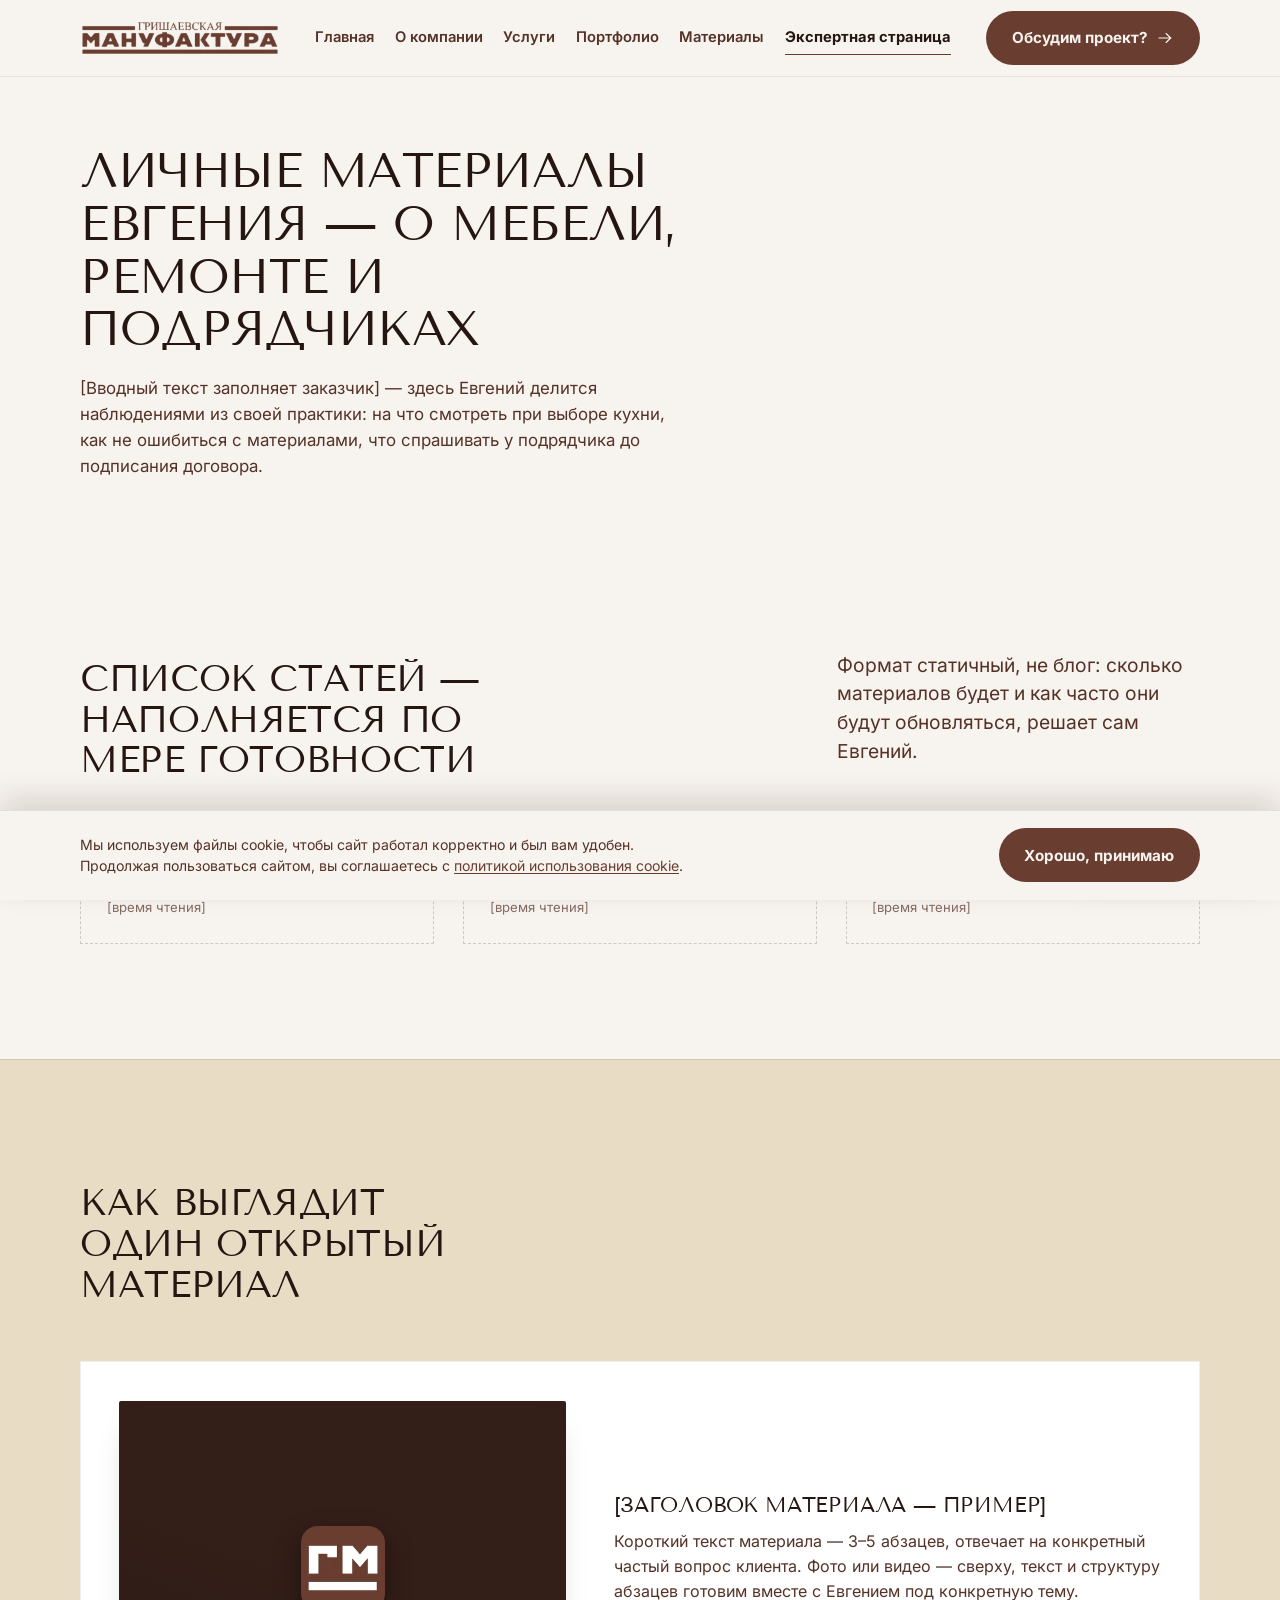
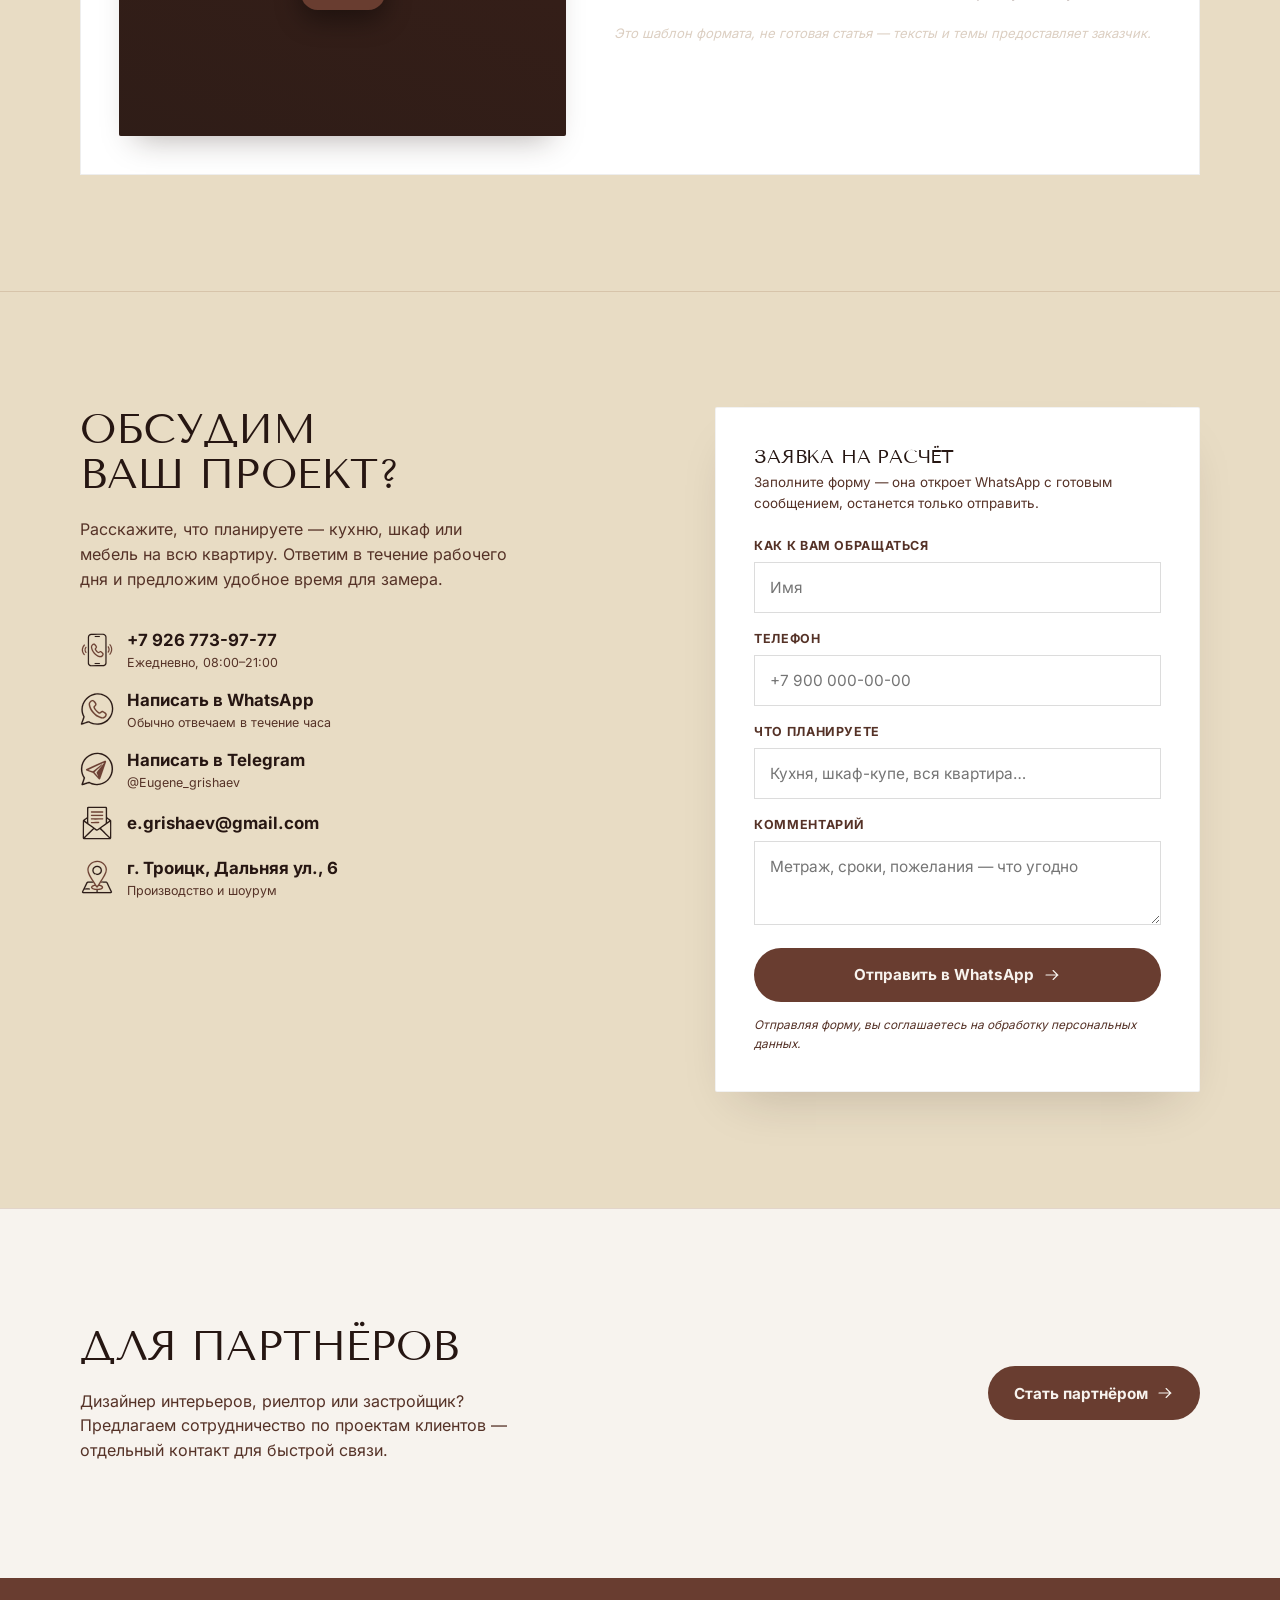
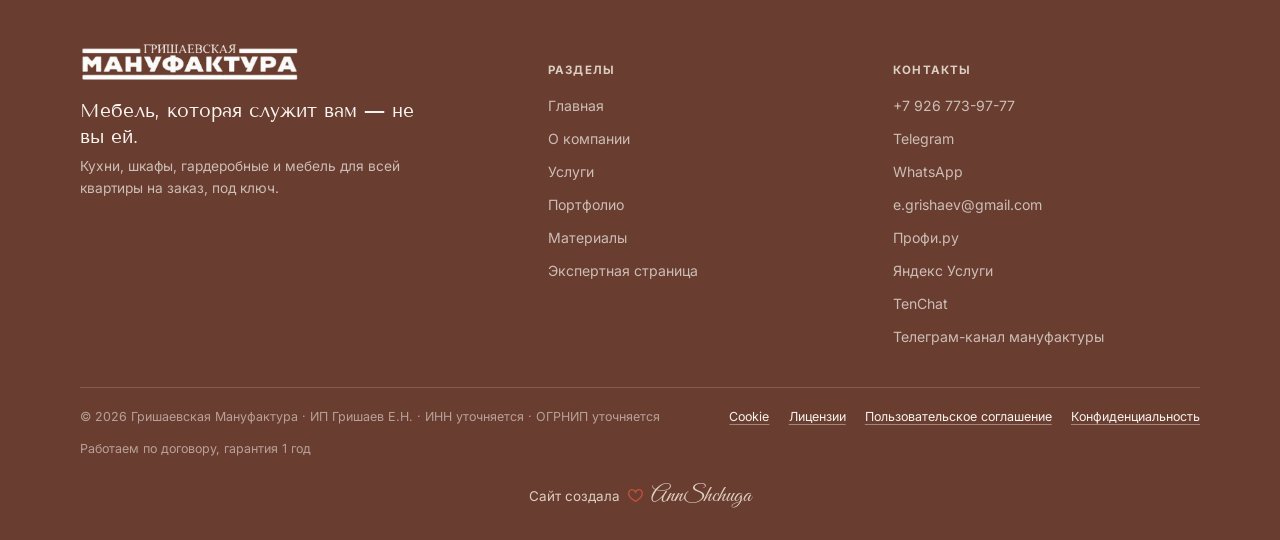
<file: projects/grishaevskaya-manufaktura/expert.html>
<!DOCTYPE html>
<html lang="ru">
<head>
<meta charset="UTF-8">
<meta name="viewport" content="width=device-width, initial-scale=1">
<title>Экспертная страница — Гришаевская Мануфактура</title>
<meta name="description" content="Личные материалы Евгения Гришаева о выборе мебели, материалов и подрядчиков.">
<meta property="og:title" content="Экспертная страница — Гришаевская Мануфактура">
<meta property="og:description" content="Личные материалы Евгения Гришаева о выборе мебели, материалов и подрядчиков.">
<meta property="og:type" content="website">
<meta property="og:image" content="assets/og-image.jpg">
<meta property="og:image:width" content="1200">
<meta property="og:image:height" content="630">
<meta name="twitter:card" content="summary_large_image">
<meta name="twitter:title" content="Экспертная страница — Гришаевская Мануфактура">
<meta name="twitter:description" content="Личные материалы Евгения Гришаева о выборе мебели, материалов и подрядчиков.">
<meta name="twitter:image" content="assets/og-image.jpg">
<link rel="icon" href="data:image/svg+xml,%3Csvg xmlns='http://www.w3.org/2000/svg' viewBox='0 0 32 32'%3E%3Crect width='32' height='32' fill='%23714E44'/%3E%3Ctext x='16' y='22' font-family='Georgia,serif' font-size='18' fill='%23F7F3EE' text-anchor='middle'%3EГМ%3C/text%3E%3C/svg%3E">
<link rel="icon" href="assets/favicon-32.png" sizes="32x32" type="image/png">
<link rel="apple-touch-icon" href="assets/apple-touch-icon.png">
<link rel="stylesheet" href="css/style.css">
</head>
<body>

<!-- ============================= SVG ICON SPRITE ============================= -->
<svg width="0" height="0" style="position:absolute" aria-hidden="true">
<defs>
  <symbol id="icon-shield" viewBox="0 0 24 24" fill="none" stroke="currentColor" stroke-width="1.5" stroke-linecap="round" stroke-linejoin="round">
    <path d="M12 3l8 3.2v5.4c0 5-3.5 8-8 9.4-4.5-1.4-8-4.4-8-9.4V6.2z"/><path d="M8.8 12l2.2 2.2 4.2-4.4"/>
  </symbol>
  <symbol id="icon-star" viewBox="0 0 24 24" fill="currentColor" stroke="none">
    <path d="M12 2.5l2.9 6.3 6.8.7-5.1 4.6 1.5 6.7L12 17.4 5.9 20.8l1.5-6.7-5.1-4.6 6.8-.7z"/>
  </symbol>
  <symbol id="icon-clock" viewBox="0 0 24 24" fill="none" stroke="currentColor" stroke-width="1.5" stroke-linecap="round" stroke-linejoin="round">
    <circle cx="12" cy="12" r="9"/><path d="M12 7.5V12l3.5 2"/>
  </symbol>
  <symbol id="icon-phone" viewBox="0 0 24 24" fill="none" stroke="currentColor" stroke-width="1.5" stroke-linecap="round" stroke-linejoin="round">
    <path d="M6.6 3h3l1.4 4.4-2.3 1.9a13.2 13.2 0 0 0 6 6l1.9-2.3L21 17.4v3a1.8 1.8 0 0 1-2 1.8C10.4 21.3 4.7 15.6 2.2 7.1A1.8 1.8 0 0 1 4 5z"/>
    <path stroke="var(--walnut)" d="M15.5 2.5a7 7 0 0 1 5 5"/>
    <path stroke="var(--walnut)" d="M15.5 6a3.6 3.6 0 0 1 2.6 2.6"/>
  </symbol>
  <symbol id="icon-chat" viewBox="0 0 24 24" fill="none" stroke="currentColor" stroke-width="1.5" stroke-linecap="round" stroke-linejoin="round">
    <path d="M21 12.2a8.5 8.5 0 1 1-3.6-6.9L21 4l-1.1 4A8.4 8.4 0 0 1 21 12.2Z"/>
    <path stroke="var(--walnut)" fill="var(--walnut)" stroke-width="1.1" d="M9 9.6a3 3 0 1 0 2.3 5L14 15l-.8-2.6a3 3 0 0 0-4.2-2.8Z"/>
  </symbol>
  <symbol id="icon-send" viewBox="0 0 24 24" fill="none" stroke="currentColor" stroke-width="1.5" stroke-linecap="round" stroke-linejoin="round">
    <circle cx="12" cy="12" r="9.5"/>
    <path stroke="var(--walnut)" fill="var(--walnut)" stroke-width="1.1" d="M7.5 12.2 17 7.4l-3.3 9.4-2-3.1-3.6-1Z"/>
  </symbol>
  <symbol id="icon-mail" viewBox="0 0 24 24" fill="none" stroke="currentColor" stroke-width="1.5" stroke-linecap="round" stroke-linejoin="round">
    <rect x="3" y="5.5" width="18" height="13" rx="1"/><path d="M3.5 6.5l8.5 6.5 8.5-6.5"/>
    <path stroke="var(--walnut)" d="M7.5 14.5h4M7.5 16.7h6"/>
  </symbol>
  <symbol id="icon-pin" viewBox="0 0 24 24" fill="none" stroke="currentColor" stroke-width="1.5" stroke-linecap="round" stroke-linejoin="round">
    <path d="M12 22s7-6.7 7-12.6A7 7 0 0 0 5 9.4C5 15.3 12 22 12 22Z"/><circle stroke="var(--walnut)" cx="12" cy="9.4" r="2.4"/>
  </symbol>
  <symbol id="detail-phone" viewBox="8.0 23.6 213.9 227.0"><g><path fill="#261612" fill-opacity="0.965" stroke="#261612" stroke-width="0.5" stroke-opacity="0.965" d="M 178.32,48.72 c 0.31,45.59 0.46,91.18 0.44,136.78 c -0.28,12.67 -0.31,25.33 -0.09,38 c -0.02,1.25 -0.14,2.48 -0.37,3.71 c -0.99,9.7 -7.89,15.22 -16.82,17.65 c -27.53,1.05 -55.4,0.42 -82.98,0.45 c -12.51,0.69 -23.43,-5.52 -24.61,-18.81 c 0,-58.33 0.04,-116.67 0.1,-175 c 0.64,-13.08 10.02,-20.91 22.5,-22.48 c 26.67,-0.28 53.35,-0.28 80.02,-0.02 c 10.6,1.18 20.44,8.68 21.81,19.72 Z M 62.29,48.04 c -0.53,1.84 -0.83,3.72 -0.91,5.64 c -0.57,56.15 0.08,112.63 -0.24,168.82 c -0.01,2.25 0.38,4.43 1.18,6.53 c 2.82,5.99 7.54,9.03 14.18,9.11 c 27,-0.05 54,-0.1 81,-0.17 c 8.44,-0.25 13.27,-7.59 13.42,-15.47 c 0,-56.67 0,-113.33 0,-170 c 0.05,-10.82 -9.28,-17.04 -19.42,-16.46 c -24.99,0.25 -49.97,0.34 -74.96,0.28 c -7.09,1.04 -11.84,4.94 -14.25,11.72 Z M 99.12,46.97 c 0.25,-2.1 1.43,-3.33 3.55,-3.68 c 9.27,-0.23 18.56,-0.33 27.84,-0.29 c 5.51,0.04 6,7.15 0.83,7.72 c -9.3,-0.04 -18.6,-0.13 -27.9,-0.26 c -2.44,0.06 -3.88,-1.1 -4.32,-3.49 Z"/></g>
<g><path fill="var(--walnut)" fill-opacity="0.965" stroke="var(--walnut)" stroke-width="0.5" stroke-opacity="0.965" d="M 74.04,118 c -0.24,-12.92 15.21,-29.5 27.91,-21.28 c 9.13,9.27 21.03,21.15 6.67,32.29 c -0.73,0.95 -0.81,1.97 -0.25,3.03 c 3.54,6.18 9.95,14.47 16.25,17.9 c 5.1,0.91 8.98,-11.41 19.29,-4.15 c 7.06,5.2 18.7,12.43 15.23,22.84 c -3.92,12.61 -15.42,20.2 -28.62,16.23 c -27.92,-7.72 -53.09,-38.52 -56.48,-66.86 Z M 82.24,118 c 1.56,14.27 10.13,28.31 19.48,38.95 c 9.03,9.84 34.34,30.32 46.33,15.6 c 8.21,-9.24 -0.97,-13.93 -7.52,-19.51 c -4.06,-3.65 -7.9,2.87 -11.19,4.65 c -10.32,4.65 -24.46,-14.98 -28.73,-22.71 c -3.34,-7.05 1.78,-10.35 5.55,-15.36 c 3.2,-4.26 -6.64,-12.94 -8.94,-16.31 c -6.99,-3.94 -15.26,8.34 -14.98,14.69 Z"/></g>
<g><path fill="var(--walnut)" fill-opacity="0.957" stroke="var(--walnut)" stroke-width="0.5" stroke-opacity="0.957" d="M 208.82,139.13 c 0.36,-4.05 0.37,-8.1 0.02,-12.15 c -1.31,-8.58 -4.89,-16.1 -10.72,-22.54 c -3.09,-4.69 3.38,-8.56 6.82,-3.87 c 16.44,18.85 15.7,50.09 -1.91,67.84 c -3.29,1.83 -7.13,-1.38 -5.23,-5.07 c 5.55,-7.82 9.41,-14.54 11.02,-24.21 Z M 13.38,136 c 0.59,-11.96 4.65,-22.6 12.18,-31.92 c 3.19,-5.15 10.71,-3.58 8.41,2.38 c -14.03,14.84 -16.92,35.34 -5.91,52.99 c 2.44,3.03 11.48,12.13 1.46,12.47 c -8.25,-3.37 -17.5,-26.81 -16.14,-35.92 Z M 185.81,150.99 c 0.27,-2.72 3.62,-5.5 4.35,-8.44 c 3.34,-9.75 1.18,-17.64 -4.02,-26.08 c 0.08,-5.53 5.6,-4.94 8.08,-1.11 c 7.77,11.66 6.86,27.6 -1.71,38.6 c -2.68,2.59 -6.73,0.94 -6.7,-2.97 Z M 31.79,137 c -0.27,-7.25 1.8,-13.74 6.21,-19.48 c 2.49,-3.71 8.02,-3.34 7.35,1.81 c -5.4,8.61 -8.08,13.99 -5.11,24.75 c 0.82,4.25 9.51,11.18 2.23,13.72 c -7.2,0.18 -11.16,-15.18 -10.68,-20.8 Z"/></g>
<g><path fill="#261612" fill-opacity="0.075" stroke="#261612" stroke-width="0.5" stroke-opacity="0.075" d="M 62.29,48.04 c 0.78,0.05 1.09,0.49 0.94,1.32 c -0.26,7.13 1.31,15.95 1.15,23.21 c -0.39,1.49 -1.12,0.84 -2.07,1.8 c -0.92,3.57 1.85,17.05 2.02,22.19 c 0.35,1.89 -0.89,1.94 -2.04,2.83 c -0.21,2.07 -0.2,4.14 0.01,6.21 c 1.28,0.88 2.36,0.94 2.09,2.92 c -0.38,3.36 0.53,20.14 -0.64,21.9 c -2.51,1.51 -0.15,2.5 0.5,4.02 c 0.06,2.75 -0.22,5.46 -0.85,8.12 c 1.23,5.74 0.7,11.09 0.89,16.94 c -0.43,1.94 -2.16,0.76 -2.22,2.82 c 0.23,6.55 3.14,26.75 0.94,31.38 c -0.92,4.82 -0.32,10.41 -0.67,14.98 c 0.62,0.56 1.08,1.21 1.39,1.96 c -0.48,4.53 1.32,14.83 -1.41,18.39 c -0.8,-2.1 -1.19,-4.28 -1.18,-6.53 c 0.32,-56.19 -0.33,-112.67 0.24,-168.82 c 0.08,-1.92 0.38,-3.8 0.91,-5.64 Z"/></g>
<g><path fill="#261612" fill-opacity="0.933" stroke="#261612" stroke-width="0.5" stroke-opacity="0.933" d="M 98.08,227.04 c 0.25,-2.01 1.39,-3.11 3.4,-3.28 c 9.61,-0.16 19.22,-0.27 28.83,-0.33 c 5.92,-0.5 6.43,7.1 1.16,7.3 c -10.16,0.18 -20.32,0.1 -30.48,-0.25 c -1.76,-0.46 -2.74,-1.61 -2.91,-3.44 Z"/></g>
<g><path fill="var(--walnut)" fill-opacity="0.114" stroke="var(--walnut)" stroke-width="0.5" stroke-opacity="0.114" d="M 178.32,48.72 c 0.9,0.23 1.37,0.8 1.4,1.72 c -0.06,8.35 -0.08,16.7 -0.06,25.05 c 0.24,1.67 0.46,3.35 0.65,5.02 c 0,8.99 -0.03,17.98 -0.09,26.97 c 0.42,0.98 0.73,2 0.94,3.04 c -0.44,0.62 -0.74,1.3 -0.9,2.03 c 0.03,4.97 0.02,9.94 -0.01,14.91 c 0.08,0.74 0.3,1.43 0.64,2.09 c -0.29,0.64 -0.5,1.31 -0.62,2 c 0.01,22.33 0.03,44.66 0.07,66.98 c -0.36,1.98 -0.6,3.96 -0.71,5.97 c -0.15,7.24 0.51,14.59 -0.01,21.81 c -0.3,0.48 -0.74,0.78 -1.32,0.9 c 0.23,-1.23 0.35,-2.46 0.37,-3.71 c -0.22,-12.67 -0.19,-25.33 0.09,-38 c 0.02,-45.6 -0.13,-91.19 -0.44,-136.78 Z"/></g>
<g><path fill="var(--walnut)" fill-opacity="0.129" stroke="var(--walnut)" stroke-width="0.5" stroke-opacity="0.129" d="M 208.84,126.98 c 0.35,4.05 0.34,8.1 -0.02,12.15 c -1.44,-1.68 -1.29,-6.46 -0.73,-8.57 c 0.26,-0.74 -0.94,-3.99 0.75,-3.58 Z"/></g></symbol>
  <symbol id="detail-whatsapp" viewBox="10.3 12.8 202.4 197.9"><g><path fill="#261612" fill-opacity="0.965" stroke="#261612" stroke-width="0.5" stroke-opacity="0.965" d="M 14.96,201 c 5.02,-13.82 9.98,-27.67 14.88,-41.54 c 0.09,-0.52 0.04,-1.03 -0.15,-1.52 c -44.96,-85.45 54.98,-177.21 136.64,-125.64 c 74.11,49.21 43.7,164.54 -43.87,173.39 c -21.4,1.9 -42.16,-3.05 -60.96,-13.12 c -12.59,3.41 -28.27,9.13 -41.18,13.11 c -3.38,0.24 -5.17,-1.32 -5.36,-4.68 Z M 25.12,194.92 c 3.77,0.8 27.21,-8.34 32.83,-9.58 c 6.09,-2.56 11.71,2.86 17.11,4.97 c 50.66,22.97 107.29,-3.9 122.59,-56.99 c 14.48,-61.22 -32.02,-116.31 -95.11,-107.03 c -59.42,10.07 -95.51,75.86 -64.82,129.62 c 1.71,5.01 -10.12,32.47 -12.6,39.01 Z"/></g>
<g><path fill="var(--walnut)" fill-opacity="0.965" stroke="var(--walnut)" stroke-width="0.5" stroke-opacity="0.965" d="M 61.84,83 c 0.31,-16.61 22.05,-35.82 35.86,-19.04 c 11.19,13.68 17.94,20.82 1.94,35.05 c -1.29,1.65 -1.29,3.32 0.03,5.01 c 1.91,6.36 23.34,30.8 29.39,27.46 c 5.62,-5.17 9.55,-10.73 18.25,-8.12 c 7.74,4.64 25.49,12.33 22.52,24.11 c -7.73,27.43 -34.21,24.57 -54.17,12.3 c -24.97,-13.76 -52.92,-47.56 -53.82,-76.77 Z M 69.89,84 c 3.38,32.35 39.56,72.56 72.77,76.7 c 9.44,1.54 26.37,-14.72 14.89,-20.83 c -3.51,-1.86 -11.64,-9.96 -15.59,-8.48 c -7.93,6.2 -12.72,13.13 -23.4,5.52 c -8.37,-5.92 -34.78,-30.08 -27.15,-41.17 c 3.28,-4.52 12.6,-9.28 7.99,-15.78 c -3.4,-4.07 -10.25,-16.83 -16.77,-13.78 c -6.74,3.44 -13.09,9.66 -12.74,17.82 Z"/></g></symbol>
  <symbol id="detail-telegram" viewBox="12.4 13.6 193.5 194.8"><g><path fill="#261612" fill-opacity="0.965" stroke="#261612" stroke-width="0.5" stroke-opacity="0.965" d="M 16.96,111 c 1.93,-99.97 140.48,-130.88 178.47,-34 c 25.92,73.67 -39.49,146.24 -115.96,122.09 c -5.4,-2.08 -10.72,-4.31 -15.97,-6.71 c -5.73,0.89 -37.66,12.57 -40.54,11.22 c -2.39,-1.18 -3.23,-3.05 -2.51,-5.61 c 1.58,-5.15 12.65,-33.4 11.15,-36.3 c -9.82,-15.48 -14.7,-32.38 -14.64,-50.69 Z M 24.99,112 c 0.17,16.62 4.43,33.45 14.45,46.94 c 1.39,2.05 1.53,4.2 0.44,6.44 c -3.39,9.28 -6.52,18.64 -9.4,28.09 c 0.46,0.9 1.81,0.15 2.52,0.04 c 7.33,-1.85 25.23,-8.65 31.47,-9.29 c 19.36,9.47 33.85,13.75 55.99,11.49 c 94.8,-16.46 97.49,-152.47 3,-169.45 c -51.66,-6.84 -98.94,33.24 -98.47,85.74 Z"/></g>
<g><path fill="var(--walnut)" fill-opacity="0.973" stroke="var(--walnut)" stroke-width="0.5" stroke-opacity="0.973" d="M 46,116 c 0.01,-2.17 1.01,-3.68 3,-4.52 c 34.98,-15.54 69.89,-31.22 104.73,-47.04 c 4.41,-2.37 8.45,1.06 7.03,5.9 c -11.04,32.02 -22.02,64.05 -32.96,96.09 c -1.22,4.32 -5.95,5.65 -9.24,2.52 c -10.51,-11.47 -20.84,-24.21 -31.51,-35.39 c -12.88,-4.39 -25.71,-8.94 -38.49,-13.65 c -1.59,-0.81 -2.45,-2.12 -2.56,-3.91 Z M 122.76,86.81 c -20.22,9.4 -41.07,18.82 -61.47,27.89 c -0.71,0.3 -1.04,0.82 -0.99,1.56 c 8.65,2.84 17.33,5.6 26.04,8.27 c 13.3,-10.77 26.61,-21.54 39.95,-32.28 c 3.75,-2.84 7.53,-5.62 11.36,-8.34 c 2.56,0.13 -1.19,3.8 -1.45,4.79 c -1.19,2.53 -2.72,4.84 -4.59,6.91 c -3.58,3.4 -7.17,6.81 -10.74,10.21 c -6.86,5.99 -13.64,12.06 -20.34,18.2 c -1.92,1.78 -3.72,3.63 -5.41,5.57 c -0.02,0.53 0.14,0.99 0.5,1.38 c 6.7,7.55 13.32,15.15 19.84,22.8 c 0.35,-0.54 0.34,-1.1 -0.04,-1.68 c -1.89,-4.72 -8.58,-16.31 -8.51,-20.6 c 2.83,-5.78 13.18,-17.12 17.3,-23.32 c 3.36,-3.97 6.64,-8.01 9.82,-12.12 c 1.49,-1.86 2.89,-3.8 4.18,-5.81 c 3.46,-4.67 7.07,-9.21 10.84,-13.64 c 0.48,-0.46 0.56,-0.97 0.27,-1.51 c -1.92,0.58 -3.82,1.25 -5.71,2 c -6.84,3.48 -13.79,6.72 -20.85,9.72 Z"/></g>
<g><path fill="var(--walnut)" fill-opacity="0.012" stroke="var(--walnut)" stroke-width="0.5" stroke-opacity="0.012" d="M 122.76,86.81 c 3.31,0.71 1.24,0.59 1.46,2.46 c 0.57,1.08 1.26,2.07 2.07,2.98 c -13.34,10.74 -26.65,21.51 -39.95,32.28 c -8.71,-2.67 -17.39,-5.43 -26.04,-8.27 c -0.05,-0.74 0.28,-1.26 0.99,-1.56 c 20.4,-9.07 41.25,-18.49 61.47,-27.89 Z"/></g>
<g><path fill="var(--walnut)" fill-opacity="0.031" stroke="var(--walnut)" stroke-width="0.5" stroke-opacity="0.031" d="M 120.87,105.82 c 1.19,0.67 2.31,1.45 3.34,2.35 c -4.12,6.2 -14.47,17.54 -17.3,23.32 c -0.07,4.29 6.62,15.88 8.51,20.6 c 0.38,0.58 0.39,1.14 0.04,1.68 c -6.52,-7.65 -13.14,-15.25 -19.84,-22.8 c -0.36,-0.39 -0.52,-0.85 -0.5,-1.38 c 1.69,-1.94 3.49,-3.79 5.41,-5.57 c 6.7,-6.14 13.48,-12.21 20.34,-18.2 Z"/></g>
<g><path fill="var(--walnut)" fill-opacity="0.086" stroke="var(--walnut)" stroke-width="0.5" stroke-opacity="0.086" d="M 131.61,95.61 c 0.78,0.29 1.59,0.44 2.42,0.44 c -3.18,4.11 -6.46,8.15 -9.82,12.12 c -1.03,-0.9 -2.15,-1.68 -3.34,-2.35 c 3.57,-3.4 7.16,-6.81 10.74,-10.21 Z"/></g>
<g><path fill="var(--walnut)" fill-opacity="0.255" stroke="var(--walnut)" stroke-width="0.5" stroke-opacity="0.255" d="M 136.2,88.7 c 0.4,0.87 1.07,1.38 2.01,1.54 c -1.29,2.01 -2.69,3.95 -4.18,5.81 c -0.83,0 -1.64,-0.15 -2.42,-0.44 c 1.87,-2.07 3.4,-4.38 4.59,-6.91 Z"/></g>
<g><path fill="var(--walnut)" fill-opacity="0.063" stroke="var(--walnut)" stroke-width="0.5" stroke-opacity="0.063" d="M 138.21,90.24 c -0.94,-0.16 -1.61,-0.67 -2.01,-1.54 c 0.26,-0.99 4.01,-4.66 1.45,-4.79 c -3.83,2.72 -7.61,5.5 -11.36,8.34 c -0.81,-0.91 -1.5,-1.9 -2.07,-2.98 c -0.22,-1.87 1.85,-1.75 -1.46,-2.46 c 7.06,-3 14.01,-6.24 20.85,-9.72 c 1.89,-0.75 3.79,-1.42 5.71,-2 c 0.29,0.54 0.21,1.05 -0.27,1.51 c -3.77,4.43 -7.38,8.97 -10.84,13.64 Z"/></g></symbol>
  <symbol id="detail-mail" viewBox="12.0 16.2 173.2 196.1"><g><path fill="#261612" fill-opacity="0.961" d="M 16.21,192 c 0.96,-30.41 -0.53,-61.18 0.54,-91.51 c 0.68,-7.43 20.71,-13.41 24.03,-21.05 c 0.16,-17.31 0.23,-34.63 0.21,-51.95 c -0.17,-10.28 14.02,-5.9 20.52,-7.04 c 29.82,0.61 60.29,-0.32 90,0.42 c 3.45,0.83 5.25,3.03 5.4,6.62 c -0.01,17.33 0.05,34.65 0.17,51.97 c 3.16,7.5 22.13,12.78 23.92,21.04 c -0.05,33 -0.05,66 -0.03,99 c -0.16,4.85 -3.4,8.73 -8.47,8.59 c -49.67,0 -99.34,-0.04 -149.01,-0.12 c -8.72,-1.25 -7.15,-9.38 -7.28,-15.97 Z M 48.7,76 c 0.03,6.58 -1.07,37.6 1.46,41.21 c 15.24,11.08 30.55,22.07 45.93,32.97 c 1.53,0.8 3.05,0.81 4.59,0.04 c 14.56,-10.48 29.15,-20.93 43.76,-31.34 c 1.83,-1.13 3.28,-2.61 4.35,-4.43 c 0.19,-22.98 0.29,-45.96 0.29,-68.95 c -0.01,-5.29 -0.13,-10.57 -0.37,-15.84 c -0.33,-1.17 -2.24,-1.29 -3.2,-1.47 c -31.01,-0.18 -62.01,-0.15 -93.02,0.09 c -2.38,-0.21 -3.62,0.87 -3.72,3.22 c 0.01,14.83 -0.02,29.67 -0.07,44.5 Z M 27.64,100.03 c 3.07,3.95 7.95,5.87 11.68,9.16 c 0.48,0.44 0.96,0.48 1.44,0.11 c 0.13,-5.6 0.17,-11.2 0.13,-16.81 c -0.08,-1.41 -0.71,-1.71 -1.89,-0.9 c -4.04,2.49 -7.83,5.3 -11.36,8.44 Z M 156.79,94 c 0.03,4.52 0.05,9.04 0.09,13.56 c 0.21,1.46 0.91,1.72 2.1,0.78 c 1.72,-1.13 10.78,-6.82 10.5,-8.69 c -2.3,-3.18 -7.9,-6.05 -11.14,-8.52 c -1.81,-0.84 -1.57,1.91 -1.55,2.87 Z M 23.65,188 c 0.12,0.82 -0.42,8 2.01,5.26 c 15.37,-14.32 30.5,-28.88 45.4,-43.7 c 1.41,-1.17 2.54,-2.57 3.38,-4.2 c 0.24,-0.97 -1.83,-2.45 -2.41,-3.04 c -15.71,-11.53 -31.53,-22.88 -47.47,-34.06 c -0.47,0.66 -0.66,1.4 -0.55,2.22 c -0.08,25.84 -0.21,51.68 -0.36,77.52 Z M 122.98,145.02 c 3.3,5.86 20.41,20.34 25.75,26.76 c 7.99,7.35 15.81,14.87 23.48,22.56 c 0.26,0.28 0.55,0.36 0.89,0.24 c 0.46,-3.15 0.66,-6.32 0.61,-9.52 c 0.11,-17.52 0.2,-35.04 0.29,-52.56 c 0.02,-8 -0.29,-15.98 -0.94,-23.93 c -0.38,-0.29 -0.76,-0.28 -1.13,0.03 c -15.63,10.89 -31.39,22.7 -46.93,33.75 c -0.84,0.8 -1.51,1.69 -2.02,2.67 Z M 30.01,199.95 c 2.14,0.35 4.3,0.49 6.49,0.41 c 43.02,-0.11 86.04,-0.2 129.05,-0.26 c 0.5,0 0.83,-0.21 1.01,-0.64 c -13.5,-12.98 -26.9,-26.09 -40.18,-39.34 c -3.24,-3.06 -6.52,-6.08 -9.84,-9.04 c -4.85,-3.23 -13.59,11.58 -20.89,7.66 c -3.83,-2.4 -7.58,-4.92 -11.25,-7.56 c -1.86,-1.08 -3.52,-0.84 -4.98,0.73 c -16.4,16.1 -32.87,32.11 -49.41,48.04 Z"/></g>
<g><path fill="var(--walnut)" fill-opacity="0.965" d="M 132.7,54.65 c -1.04,0.27 -2.1,0.41 -3.18,0.4 c -21.1,0 -42.18,-0.11 -63.26,-0.33 c -2.81,-0.66 -3.83,-2.36 -3.05,-5.11 c 1.61,-1.97 3.7,-2.81 6.28,-2.54 c 20.34,0.08 40.68,0.1 61.02,0.06 c 5.07,-0.03 7.09,5.83 2.19,7.52 Z"/></g>
<g><path fill="var(--walnut)" fill-opacity="0.965" d="M 66.11,87.08 c 21.96,-0.13 43.91,-0.14 65.87,-0.04 c 1.11,0.18 1.97,0.72 2.6,1.64 c 1.26,3.22 0.22,5.22 -3.12,5.99 c -21.28,0.05 -42.68,0.35 -63.96,0.05 c -5,0.38 -6.39,-6.03 -1.39,-7.64 Z"/></g>
<g><path fill="var(--walnut)" fill-opacity="0.965" d="M 66.03,67.09 c 22.27,-0.13 44.53,-0.11 66.79,0.05 c 0.69,0.38 1.25,0.91 1.65,1.59 c 0.97,2.62 0.14,4.36 -2.48,5.24 c -21.98,0.13 -43.97,0.11 -65.96,-0.06 c -4.04,-0.58 -3.95,-6.19 0,-6.82 Z"/></g>
<g><path fill="var(--walnut)" fill-opacity="0.969" d="M 62.95,111.99 c -0.26,-3.76 2.44,-4.35 5.55,-4.19 c 13.51,0.02 27.02,-0.01 40.53,-0.07 c 4.81,0.47 4.76,8.19 -2.53,7.5 c -13.34,0.03 -26.67,-0.02 -40.01,-0.15 c -2,-0.09 -3.18,-1.12 -3.54,-3.09 Z"/></g>
<g><path fill="#261612" fill-opacity="0.024" d="M 27.64,100.03 c 3.53,-3.14 7.32,-5.95 11.36,-8.44 c 1.18,-0.81 1.81,-0.51 1.89,0.9 c 0.04,5.61 0,11.21 -0.13,16.81 c -0.48,0.37 -0.96,0.33 -1.44,-0.11 c -3.73,-3.29 -8.61,-5.21 -11.68,-9.16 Z M 156.79,94 c -0.02,-0.96 -0.26,-3.71 1.55,-2.87 c 3.24,2.47 8.84,5.34 11.14,8.52 c 0.28,1.87 -8.78,7.56 -10.5,8.69 c -1.19,0.94 -1.89,0.68 -2.1,-0.78 c -0.04,-4.52 -0.06,-9.04 -0.09,-13.56 Z"/></g>
<g><path fill="var(--walnut)" fill-opacity="0.18" d="M 131.98,87.04 c -21.96,-0.1 -43.91,-0.09 -65.87,0.04 c -0.18,-1.1 3.69,-0.85 4.39,-1.1 c 8,0.13 16,0.11 24,-0.05 c 12.01,-0.05 24.02,0.05 36.02,0.29 c 0.53,0.09 1.7,-0.16 1.46,0.82 Z"/></g>
<g><path fill="var(--walnut)" fill-opacity="0.294" d="M 66.03,73.91 c 21.99,0.17 43.98,0.19 65.96,0.06 c 0.07,1.21 -1.74,1.02 -2.48,1.08 c -9,-0.25 -18.01,-0.23 -27.01,0.03 c -11.69,-0.04 -23.38,-0.13 -35.07,-0.26 c -0.77,0.1 -1.24,-0.2 -1.4,-0.91 Z"/></g>
<g><path fill="var(--walnut)" fill-opacity="0.29" d="M 132.82,67.14 c -22.26,-0.16 -44.52,-0.18 -66.79,-0.05 c 0.16,-0.69 0.62,-1.01 1.36,-0.95 c 21.39,-0.2 42.77,-0.21 64.16,-0.02 c 0.74,-0.02 1.17,0.32 1.27,1.02 Z"/></g>
<g><path fill="var(--walnut)" fill-opacity="0.078" d="M 66.26,54.72 c 21.08,0.22 42.16,0.33 63.26,0.33 c 1.08,0.01 2.14,-0.13 3.18,-0.4 c 0.06,0.82 -0.32,1.26 -1.17,1.33 c -21.33,0.18 -42.66,0.12 -63.98,-0.17 c -0.91,0.15 -1.34,-0.21 -1.29,-1.09 Z"/></g></symbol>
  <symbol id="detail-pin" viewBox="10.0 15.6 193.5 208.2"><g><path fill="#261612" fill-opacity="0.965" stroke="#261612" stroke-width="0.5" stroke-opacity="0.965" d="M 77.93,79 c 1.66,-37.02 55.48,-37.52 59.08,-2.5 c 1.98,39.78 -58.06,42.27 -59.08,2.5 Z M 85.63,80 c 1.56,30.15 50.72,24.51 42.66,-7.67 c -9.41,-23 -43.12,-16.03 -42.66,7.67 Z M 78.89,146.99 c 1.88,1.91 4.06,5.63 4.93,8.13 c -6.89,-0.89 -23.5,-0.48 -31.34,-0.34 c -2.09,0.09 -3.45,1.15 -4.09,3.18 c -4.94,10.19 -9.92,20.36 -14.92,30.51 c 0.31,1.16 2.16,0.78 3.03,0.94 c 8.28,-0.16 16.56,-0.16 24.84,-0.01 c 4.58,1.17 3.48,7.25 -0.83,6.87 c -10.2,0.09 -20.38,0.17 -30.56,0.24 c -3.12,4.23 -4.8,9.02 -7.37,13.53 c -0.57,1.08 -0.25,1.67 0.94,1.78 c 26.28,0.19 52.59,0.2 78.86,-0.16 c 0.71,-0.15 1.09,-0.6 1.13,-1.34 c 0.08,-3.39 0.21,-6.77 0.38,-10.15 c 1.94,-0.43 5.36,-0.9 7.1,0.18 c -0.12,3.65 -0.03,7.29 0.27,10.92 c 0.32,0.41 0.74,0.6 1.27,0.57 c 25.65,0.01 51.3,0.01 76.95,-0.02 c 1.75,0.02 1.16,-1.48 0.65,-2.43 c -8.99,-17.81 -16.96,-36.14 -26.12,-53.85 c -3.56,-1.93 -15.44,-0.96 -19.84,-0.67 c -0.05,-0.42 -0.29,-0.7 -0.7,-0.83 c -3.34,-0.01 -6.68,-0.04 -10.03,-0.08 c -0.92,-0.1 -1.48,0.29 -1.68,1.16 c -0.52,0.01 -1.05,0.04 -1.57,0.09 c -0.07,-0.83 4.11,-7.24 4.99,-8.26 c 9.43,0.1 18.86,0.18 28.29,0.26 c 4.38,0.96 7.43,3.55 9.15,7.74 c 8.39,18.13 16.97,36.16 25.75,54.08 c 2.05,5.46 -2.34,10.24 -7.87,10.11 c -56.35,0.31 -112.66,0.25 -169.01,-0.13 c -6.17,-0.7 -8.66,-6.31 -5.74,-11.7 c 8.64,-17.14 17.06,-34.38 25.26,-51.74 c 2.05,-4.3 4.41,-7.75 9.51,-8.37 c 9.46,-0.11 18.91,-0.18 28.37,-0.21 Z"/></g>
<g><path fill="var(--walnut)" fill-opacity="0.965" stroke="var(--walnut)" stroke-width="0.5" stroke-opacity="0.965" d="M 135.18,146.95 c -0.88,1.02 -5.06,7.43 -4.99,8.26 c -0.69,0.1 -1.21,0.45 -1.55,1.07 c -2.04,3.36 -3.94,6.78 -5.7,10.27 c 0.1,0.62 0.46,0.99 1.08,1.11 c 10.33,1.61 26.54,8.92 18.01,21.91 c -7.2,7.72 -20.31,9.32 -30.25,9.89 c -0.39,0.18 -0.65,0.48 -0.79,0.89 c -1.74,-1.08 -5.16,-0.61 -7.1,-0.18 c -0.66,-0.37 -1.37,-0.64 -2.11,-0.81 c -10.36,-0.78 -25.18,-2.48 -31,-12.41 c -4.1,-10.28 7.2,-16.02 15.26,-18.33 c 1.89,-0.43 3.75,-0.88 5.57,-1.33 c -0.16,-1.74 -6.29,-11.4 -7.79,-12.17 c -0.87,-2.5 -3.05,-6.22 -4.93,-8.13 c -0.04,-0.61 -0.23,-1.18 -0.55,-1.7 c -19.72,-30.42 -47.07,-68.82 -18.4,-102.85 c 27.32,-30.52 73.06,-29.92 97.99,3.11 c 24.79,34.6 -4.15,69.2 -21.78,99.04 c -0.49,0.72 -0.81,1.51 -0.97,2.36 Z M 54.97,77 c 1.81,26.48 32.4,65.96 46.06,89.48 c 1.59,2.39 3.27,4.71 5.05,6.97 c 0.34,0.41 0.78,0.58 1.31,0.5 c 1.99,-2.37 3.86,-4.86 5.59,-7.47 c 15.73,-25 33.41,-50.05 44.72,-77.42 c 9.87,-30.11 -15.44,-58.71 -45.35,-60.8 c -28.83,-2.28 -57.04,18.65 -57.38,48.74 Z M 77.75,181.93 c 0.45,11.36 36.99,11.14 44.62,8.88 c 4.38,-0.8 18.08,-4.64 12.55,-11.13 c -2.85,-2.11 -15.72,-7.38 -18.24,-4.63 c -1.99,2.7 -3.93,5.44 -5.83,8.2 c -6.35,4.89 -10.88,-4.19 -14.01,-8.53 c -2.27,-2.42 -17.65,2.91 -19.09,7.21 Z"/></g>
<g><path fill="var(--walnut)" fill-opacity="0.561" d="M 144.17,154.87 c -4.13,0.11 -8.27,0.2 -12.41,0.25 c 0.2,-0.87 0.76,-1.26 1.68,-1.16 c 3.35,0.04 6.69,0.07 10.03,0.08 c 0.41,0.13 0.65,0.41 0.7,0.83 Z"/></g></symbol>
  <symbol id="icon-arrow" viewBox="0 0 24 24" fill="none" stroke="currentColor" stroke-width="1.5" stroke-linecap="round" stroke-linejoin="round">
    <path d="M4 12h16M13.5 6l6 6-6 6"/>
  </symbol>
  <symbol id="mark-kitchen" viewBox="18.1 6.5 214.9 263.5"><g><path fill="#261612" fill-opacity="0.953" d="M 57.08,82.92 c 3.35,-4.5 22.31,-4.08 21.51,0.56 c -2.16,5.59 -11.49,2.48 -16.09,3.22 c -2.38,0.11 -4.3,-1.89 -5.42,-3.78 Z M 153.02,160.78 c 10.34,0.5 20.69,0.53 31.04,0.09 c 6.16,0.04 38.76,-0.95 41.91,0.84 c 2.15,1.02 2.64,2.54 1.48,4.56 c -1.1,1.11 -2.34,2.02 -3.73,2.76 c -0.57,0.73 -0.92,1.55 -1.02,2.48 c 0.14,27.33 0.07,54.67 -0.22,82 c -0.06,1.35 0.23,2.61 0.86,3.8 c 1.53,0.37 6.29,3.98 3.9,5.54 c -2.79,3.27 -10.78,1.34 -14.74,1.94 c -61.33,-0.03 -122.67,0.05 -184,0.25 c -1.72,0.01 -3.35,-0.36 -4.9,-1.08 c -2.29,-3.82 3.66,-6.04 3.11,-10.45 c 0.06,-25.01 0.06,-50.01 -0.03,-75.01 c -0.12,-2.33 -0.29,-4.65 -0.51,-6.96 c -0.79,-2.1 -1.71,-4.14 -2.75,-6.13 c -0.12,-1.89 0.73,-3.04 2.56,-3.43 c 16.5,-0.1 33,-0.29 49.51,-0.55 c 3.24,-0.14 5,-1.57 3.44,-4.81 c -1.93,-1.47 -4.39,-0.5 -6.58,-1.24 c -0.93,-0.25 -1.47,-0.86 -1.6,-1.82 c -1.01,-5.51 4.35,-4.76 7.76,-5.75 c 0.42,-0.41 0.73,-0.9 0.93,-1.46 c 0.34,-5.6 0.55,-11.22 0.64,-16.85 c 4.6,-23.11 33.83,-6.37 24.2,5.24 c -4.61,1.21 -4.51,-4.62 -6.32,-7.25 c -4.17,-5.2 -11.03,-2.46 -11.08,4.01 c -0.08,9 -0.05,17.99 0.08,26.99 c 0.2,2.1 1.38,3.03 3.54,2.78 c 20.83,-0.19 41.71,0.16 62.52,-0.49 Z M 33.07,172.08 c 1.39,2.2 2.11,2.36 4.55,2.69 c 33.59,0.03 67.29,-0.01 100.85,-0.37 c 5.09,-0.6 4.29,-6.21 -0.96,-6.1 c -29,0 -58.01,0.01 -87.01,0.05 c -2.62,0.23 -14.94,-0.52 -16.42,1.36 c -0.37,0.78 -0.7,1.56 -1.01,2.37 Z M 148.34,185 c 0.34,2.14 0.74,3.05 3.16,3.01 c 20.66,0.03 41.32,-0.03 61.98,-0.17 c 1.33,-0.21 2.06,-1.01 2.16,-2.39 c 0.22,-4.96 0.22,-9.91 0,-14.87 c -0.24,-2.22 -2.35,-2.27 -4.13,-2.36 c -20.27,-0.12 -40.53,-0.02 -60.79,0.3 c -1.41,0.37 -2.14,1.29 -2.19,2.76 c -0.14,4.57 -0.21,9.15 -0.19,13.72 Z M 158.19,177.95 c 1.32,-1.81 3.08,-2.83 5.3,-3.04 c 6.92,0.65 37.86,-1.62 41.7,1.54 c 2.88,2.34 -1.17,5.37 -3.69,5.34 c -5.71,-0.07 -37.76,0.91 -40.38,-0.49 c -1.41,-0.75 -2.38,-1.87 -2.93,-3.35 Z M 33.55,207 c 0.01,11.17 0.1,22.34 0.27,33.51 c 0.13,4.12 0.62,4.43 4.67,4.49 c 12.34,0.01 24.68,-0.02 37.02,-0.09 c 3.26,0.33 4.75,-1.14 4.45,-4.4 c 0.15,-18.68 0.15,-37.35 -0.01,-56.02 c -0.08,-2.18 -1.23,-3.23 -3.44,-3.15 c -12.92,-0.33 -25.83,-0.33 -38.75,-0.02 c -2.44,-0.27 -3.76,0.79 -3.96,3.18 c -0.01,7.5 -0.09,15 -0.25,22.5 Z M 86.82,212 c 0.09,9.83 0.14,19.67 0.15,29.5 c 0.01,3.03 1.94,3.4 4.52,3.37 c 15.98,0.09 31.95,-0.01 47.92,-0.27 c 2.08,-0.35 2.34,-2.32 2.36,-4.09 c 0,-18.67 0,-37.33 0.01,-56 c 0.21,-2.68 -2.03,-3.46 -4.28,-3.33 c -15.33,0.18 -30.67,0.12 -46.01,-0.16 c -2.85,-0.06 -4.47,0.26 -4.51,3.48 c 0.04,9.17 -0.01,18.33 -0.16,27.5 Z M 148.37,197 c 0.2,14.67 0.24,29.33 0.13,44 c -0.06,1.37 0.42,2.49 1.45,3.36 c 20.84,0.29 41.69,0.38 62.55,0.28 c 2.58,-0.13 3.69,-1.51 3.31,-4.13 c -0.1,-14.01 -0.11,-28.02 -0.03,-42.03 c 0.02,-2.88 -1.4,-4.11 -4.28,-3.69 c -20,0.31 -40,0.19 -60,-0.37 c -1.75,0.01 -2.8,0.87 -3.13,2.58 Z M 33.29,253.89 c 0.26,3.7 1.84,4.23 5.2,4.3 c 57.67,-0.07 115.34,-0.1 173.01,-0.09 c 6.3,0.82 6.61,-7.35 0.01,-6.69 c -58.01,0.6 -116.01,-0.09 -174.02,0.06 c -1.96,-0.13 -3.36,0.67 -4.2,2.42 Z"/></g>
<g><path fill="#261612" fill-opacity="0.945" d="M 54.89,117.68 c -2.37,-1.09 -4.73,-1.08 -7.08,0.05 c 0.24,-5.4 0.32,-10.82 0.24,-16.25 c 0.06,-0.63 -0.14,-1.16 -0.58,-1.59 c -5.99,-0.27 -11.98,-0.55 -17.98,-0.83 c -1.79,-0.5 -2.73,-1.68 -2.84,-3.54 c 0.24,-26.35 0.34,-52.69 0.29,-79.03 c 0.61,-2.99 2.46,-4.44 5.55,-4.35 c 59.34,-0.19 118.67,-0.41 178.01,-0.63 c 2.83,-0.17 4.29,1.13 4.38,3.88 c -1,4.5 -6.58,1.36 -6.58,4.22 c -0.12,13.2 -0.08,26.41 0.12,39.61 c 0.34,1.45 3.61,1.31 4.68,2.01 c 4.4,3.06 10.54,15.32 14.12,20.11 c 1.16,1.85 1.21,3.73 0.15,5.63 c -1.15,1.68 -4.1,1.47 -5.87,1.52 c -24.67,-0.06 -49.34,-0.14 -74.02,-0.24 c -3.07,-0.68 -4.1,-2.54 -3.1,-5.58 c 4.62,-7.18 9.8,-13.94 15.52,-20.28 c 1.52,-2.23 6.64,-1.07 6.78,-3.01 c 0.12,-13.26 0.14,-26.52 0.04,-39.78 c -0.32,-1.09 -1.07,-1.52 -2.25,-1.31 c -8.27,-0.2 -16.54,-0.22 -24.81,-0.08 c -0.74,0.54 -1.09,1.28 -1.06,2.22 c -0.5,24.33 0.24,48.73 0.17,73.07 c -0.06,4.14 -2.15,6 -6.27,5.59 c -25.58,0.12 -51.16,0.21 -76.74,0.28 c -0.61,0.55 -0.88,1.25 -0.78,2.11 c -0.04,5.4 -0.07,10.8 -0.09,16.2 Z M 83.84,81.01 c 1.61,0.3 1.04,-1.81 1.6,-2.64 c 1.13,1.76 2.75,2.65 4.87,2.64 c 0.29,3.17 0.39,6.34 0.31,9.52 c -0.04,0.95 0.33,1.64 1.13,2.09 c 13.09,-0.05 26.18,-0.14 39.25,-0.25 c 0.56,-0.49 0.81,-1.12 0.75,-1.88 c 0.19,-23.34 0.24,-46.67 0.15,-70 c 0.07,-0.81 -0.21,-1.45 -0.84,-1.93 c -9.51,-0.19 -19.03,-0.28 -28.56,-0.27 c -3.82,-0.05 -7.63,0.09 -11.42,0.43 c -0.56,0.83 -0.79,1.76 -0.68,2.79 c 0.07,11.16 0.07,22.33 -0.02,33.5 c -0.88,-0.28 -1.55,-0.84 -1.99,-1.67 c -0.2,1.2 -0.5,2.39 -0.9,3.55 c -0.77,0.62 -1.05,1.69 -2.12,0.92 c -0.1,-3.12 -0.14,-6.25 -0.11,-9.39 c 0.02,-0.93 -0.42,-1.41 -1.32,-1.43 c 0.02,-8.83 0,-17.65 -0.06,-26.48 c 0.05,-0.56 -0.13,-1.02 -0.54,-1.38 c -14.74,-1.91 -32.84,-0.59 -47.91,-0.41 c -1.52,0.27 -2.11,1.19 -1.77,2.76 c -0.08,22.67 -0.03,45.35 0.15,68.02 c 0.02,1.27 -0.18,3.42 1.75,3.12 c 3.32,0.02 6.63,0.05 9.94,0.08 c 12.35,-0.36 24.69,-0.5 37.03,-0.42 c 0.56,-0.15 0.93,-0.49 1.1,-1.03 c 0.03,-3.41 0.1,-6.83 0.21,-10.24 Z M 173.6,52 c 0.32,1.55 -0.41,7.27 0.94,8.01 c 8.33,0.53 16.66,0.59 25,0.16 c 0.61,0 1.1,-0.25 1.47,-0.74 c 0.28,-2.63 0.46,-5.28 0.55,-7.94 c 0.08,-10.33 0.06,-20.67 -0.06,-31 c 0.07,-0.7 -0.1,-1.31 -0.52,-1.85 c -5.47,-0.5 -10.97,-0.7 -16.48,-0.62 c -1.67,0.24 -9.52,-0.38 -10.36,0.66 c -0.3,0.91 -0.43,1.85 -0.37,2.82 c 0.04,10.17 -0.01,20.33 -0.17,30.5 Z M 154.19,81.76 c 19.1,0.13 38.2,0.14 57.31,0.02 c 0.9,-0.21 7.45,0.25 6.98,-1.25 c -2.17,-3.27 -6.68,-10.79 -9.27,-13.18 c -13.64,-0.81 -28.87,-0.02 -42.72,-0.3 c -1.15,-0.11 -2.15,0.22 -2.98,1 c -1.86,2.5 -9.1,11.27 -9.32,13.71 Z M 104.34,82.99 c 1.27,-5.08 13.3,-2.16 17.17,-2.98 c 4.48,-0.47 6.53,5.09 1.81,6.54 c -5.28,0.2 -10.57,0.13 -15.85,-0.22 c -1.98,-0.23 -3.03,-1.34 -3.13,-3.34 Z"/></g>
<g><path fill="#261612" fill-opacity="0.024" d="M 148.37,197 c 0.33,-1.71 1.38,-2.57 3.13,-2.58 c 20,0.56 40,0.68 60,0.37 c 2.88,-0.42 4.3,0.81 4.28,3.69 c -0.08,14.01 -0.07,28.02 0.03,42.03 c 0.38,2.62 -0.73,4 -3.31,4.13 c -20.86,0.1 -41.71,0.01 -62.55,-0.28 c -1.03,-0.87 -1.51,-1.99 -1.45,-3.36 c 0.11,-14.67 0.07,-29.33 -0.13,-44 Z M 156.64,228 c 0.33,2.38 -1.11,7.95 2.36,8.46 c 14.83,0.49 29.66,0.61 44.5,0.35 c 2.52,0.23 4,-0.87 4.45,-3.3 c 0.01,-9.34 0.02,-18.68 0.02,-28.01 c 0.13,-3.13 -1.36,-4.61 -4.47,-4.46 c -14,-0.1 -28,-0.08 -42,0.07 c -3.32,-0.38 -4.93,1.08 -4.85,4.39 c 0.09,7.5 0.09,15 -0.01,22.5 Z"/></g>
<g><path fill="#261612" fill-opacity="0.02" d="M 33.29,253.89 c 0.84,-1.75 2.24,-2.55 4.2,-2.42 c 58.01,-0.15 116.01,0.54 174.02,-0.06 c 6.6,-0.66 6.29,7.51 -0.01,6.69 c -57.67,-0.01 -115.34,0.02 -173.01,0.09 c -3.36,-0.07 -4.94,-0.6 -5.2,-4.3 Z"/></g>
<g><path fill="#261612" fill-opacity="0.024" d="M 148.34,185 c -0.02,-4.57 0.05,-9.15 0.19,-13.72 c 0.05,-1.47 0.78,-2.39 2.19,-2.76 c 20.26,-0.32 40.52,-0.42 60.79,-0.3 c 1.78,0.09 3.89,0.14 4.13,2.36 c 0.22,4.96 0.22,9.91 0,14.87 c -0.1,1.38 -0.83,2.18 -2.16,2.39 c -20.66,0.14 -41.32,0.2 -61.98,0.17 c -2.42,0.04 -2.82,-0.87 -3.16,-3.01 Z M 158.19,177.95 c 0.55,1.48 1.52,2.6 2.93,3.35 c 2.62,1.4 34.67,0.42 40.38,0.49 c 2.52,0.03 6.57,-3 3.69,-5.34 c -3.84,-3.16 -34.78,-0.89 -41.7,-1.54 c -2.22,0.21 -3.98,1.23 -5.3,3.04 Z"/></g>
<g><path fill="#261612" fill-opacity="0.043" d="M 33.07,172.08 c 0.31,-0.81 0.64,-1.59 1.01,-2.37 c 1.48,-1.88 13.8,-1.13 16.42,-1.36 c 29,-0.04 58.01,-0.05 87.01,-0.05 c 5.25,-0.11 6.05,5.5 0.96,6.1 c -33.56,0.36 -67.26,0.4 -100.85,0.37 c -2.44,-0.33 -3.16,-0.49 -4.55,-2.69 Z"/></g>
<g><path fill="#261612" fill-opacity="0.976" d="M 156.64,228 c 0.1,-7.5 0.1,-15 0.01,-22.5 c -0.08,-3.31 1.53,-4.77 4.85,-4.39 c 14,-0.15 28,-0.17 42,-0.07 c 3.11,-0.15 4.6,1.33 4.47,4.46 c 0,9.33 -0.01,18.67 -0.02,28.01 c -0.45,2.43 -1.93,3.53 -4.45,3.3 c -14.84,0.26 -29.67,0.14 -44.5,-0.35 c -3.47,-0.51 -2.03,-6.08 -2.36,-8.46 Z M 163.35,226.99 c -0.01,1.82 -0.17,3.14 2.13,2.98 c 11.64,0.09 23.27,0.06 34.9,-0.08 c 0.47,-0.33 0.69,-0.79 0.64,-1.37 c -0.01,-6.62 -0.07,-13.25 -0.2,-19.86 c -0.3,-0.48 -0.74,-0.7 -1.31,-0.67 c -11.63,-0.04 -23.27,0.02 -34.9,0.17 c -0.77,0.45 -1.14,1.13 -1.1,2.05 c -0.07,5.59 -0.12,11.19 -0.16,16.78 Z"/></g>
<g><path fill="var(--walnut)" fill-opacity="0.988" d="M 163.35,226.99 c 0.04,-5.59 0.09,-11.19 0.16,-16.78 c -0.04,-0.92 0.33,-1.6 1.1,-2.05 c 11.63,-0.15 23.27,-0.21 34.9,-0.17 c 0.57,-0.03 1.01,0.19 1.31,0.67 c 0.13,6.61 0.19,13.24 0.2,19.86 c 0.05,0.58 -0.17,1.04 -0.64,1.37 c -11.63,0.14 -23.26,0.17 -34.9,0.08 c -2.3,0.16 -2.14,-1.16 -2.13,-2.98 Z"/></g>
<g><path fill="var(--walnut)" fill-opacity="0.02" d="M 177.56,156.7 c -3.48,0.74 -15.04,0.61 -18.52,-0.11 c -3.56,-1.58 -1.76,-9.74 -1.69,-12.8 c 0.6,-0.54 1.31,-0.76 2.14,-0.68 c 6.3,-0.19 12.61,-0.14 18.91,0.18 c 0.48,0.01 0.86,0.21 1.15,0.59 c 0.15,3.29 1.81,11.03 -1.99,12.82 Z"/></g>
<g><path fill="var(--walnut)" fill-opacity="0.957" d="M 184.14,159.98 c -0.51,-0.99 -1.24,-1.79 -2.18,-2.39 c -0.82,0.05 -1.65,0.19 -2.48,0.43 c -0.84,-0.14 -1.48,-0.59 -1.92,-1.32 c 3.8,-1.79 2.14,-9.53 1.99,-12.82 c -0.29,-0.38 -0.67,-0.58 -1.15,-0.59 c -6.3,-0.32 -12.61,-0.37 -18.91,-0.18 c -0.83,-0.08 -1.54,0.14 -2.14,0.68 c -0.07,3.06 -1.87,11.22 1.69,12.8 c -1.75,1.83 -4.35,1.36 -6.47,2.56 c -0.92,-0.9 -1.55,-1.97 -1.9,-3.2 c -0.55,-2.55 0.38,-9.35 -0.95,-11.22 c -1.5,-0.27 -2.87,-0.86 -4.09,-1.77 c -1.23,-1.9 -1.1,-3.68 0.39,-5.36 c 2.26,-1.11 9.55,-1.7 12.32,-1.75 c 0.89,-1.54 1.67,-3.15 2.34,-4.83 c 2.71,-5.02 13.73,-4.88 15.82,0.97 c 0.37,1.28 0.8,2.53 1.28,3.75 c 3.92,0.21 7.83,0.62 11.73,1.22 c 1.75,0.52 2.63,1.7 2.63,3.54 c 0.09,4.34 -3.63,2.84 -5.17,5.03 c -0.2,3.59 -0.37,7.18 -0.51,10.77 c -0.46,1.41 -1.23,2.64 -2.32,3.68 Z M 166.22,135.01 c -0.18,1.51 3.1,1.59 3.87,0.41 c 0.17,-3.18 -3.03,-2.48 -3.87,-0.41 Z"/></g>
<g><path fill="#261612" fill-opacity="0.867" d="M 83.94,46.99 c 0.9,0.02 1.34,0.5 1.32,1.43 c -0.03,3.14 0.01,6.27 0.11,9.39 c 1.07,0.77 1.35,-0.3 2.12,-0.92 c 0.4,-1.16 0.7,-2.35 0.9,-3.55 c 0.44,0.83 1.11,1.39 1.99,1.67 c -0.22,8.67 -0.24,17.34 -0.07,26 c -2.12,0.01 -3.74,-0.88 -4.87,-2.64 c -0.56,0.83 0.01,2.94 -1.6,2.64 c 0.18,-11.34 0.21,-22.68 0.1,-34.02 Z"/></g>
<g><path fill="#261612" fill-opacity="0.102" d="M 72.35,155.38 c 2.19,0.74 4.65,-0.23 6.58,1.24 c 1.56,3.24 -0.2,4.67 -3.44,4.81 c -16.51,0.26 -33.01,0.45 -49.51,0.55 c 0.19,-1.9 3.27,-0.74 4.5,-1.2 c 0.98,-0.37 1.99,-0.62 3.02,-0.76 c 12.34,0.15 24.67,0.11 37,-0.12 c 0.18,-0.16 0.36,-0.32 0.55,-0.48 c 0.21,-1.42 -0.88,-3.66 1.3,-4.04 Z"/></g>
<g><path fill="var(--walnut)" fill-opacity="0.953" d="M 159.04,156.59 c 3.48,0.72 15.04,0.85 18.52,0.11 c 0.44,0.73 1.08,1.18 1.92,1.32 c 0.83,-0.24 1.66,-0.38 2.48,-0.43 c 0.94,0.6 1.67,1.4 2.18,2.39 c -0.03,0.29 -0.05,0.59 -0.08,0.89 c -10.35,0.44 -20.7,0.41 -31.04,-0.09 c -0.04,-0.57 -0.19,-1.12 -0.45,-1.63 c 2.12,-1.2 4.72,-0.73 6.47,-2.56 Z"/></g>
<g><path fill="#261612" fill-opacity="0.925" d="M 94.91,202 c 0.87,-3.48 -2.45,-15.82 4.19,-14.33 c 3.63,1.03 2.05,12.81 2.23,15.89 c -1.21,3.85 -7.03,2.86 -6.42,-1.56 Z"/></g>
<g><path fill="var(--walnut)" fill-opacity="0.333" d="M 166.22,135.01 c 0.84,-2.07 4.04,-2.77 3.87,0.41 c -0.77,1.18 -4.05,1.1 -3.87,-0.41 Z"/></g>
<g><path fill="var(--walnut)" fill-opacity="0.957" d="M 54.89,117.68 c 3.22,2.92 12.38,14.09 5.51,17.12 c -5.63,0.24 -11.27,0.32 -16.91,0.25 c -9.17,-0.47 1.85,-14.53 4.32,-17.32 c 2.35,-1.13 4.71,-1.14 7.08,-0.05 Z M 48.08,127.98 c 0.19,1.32 7.37,2.06 7.06,-0.41 c -2.59,-5.41 -5.09,-5.38 -7.06,0.41 Z"/></g>
<g><path fill="var(--walnut)" fill-opacity="0.235" d="M 48.08,127.98 c 1.97,-5.79 4.47,-5.82 7.06,-0.41 c 0.31,2.47 -6.87,1.73 -7.06,0.41 Z"/></g></symbol>
  <symbol id="mark-wardrobe" viewBox="14.6 0 196.9 274.3"><g><path fill="#261612" fill-opacity="0.953" d="M 21.02,0 c 61.65,0 123.31,0 184.96,0 c 0.98,1.92 1.1,3.3 1.08,5.5 c 0.1,80.67 0.12,161.33 0.09,242 c 0.02,3.21 -1.53,5.15 -4.64,5.84 c -2.33,-0.04 -4.61,0.25 -6.84,0.87 c -2.53,4.74 3.46,12.52 -2.54,15.63 c -8.15,-1.72 -2.26,-15.3 -8.64,-15.96 c -1.99,-0.11 -3.99,-0.16 -5.99,-0.14 c -45.67,-0.1 -91.34,-0.12 -137.01,-0.06 c -1.54,-0.09 -2.5,0.61 -2.89,2.09 c -0.52,3.85 -1.19,7.66 -2.03,11.43 c -3.62,4.71 -6.57,1.22 -6.18,-3.24 c 0.47,-2.8 1.33,-7.58 0.45,-10.24 c -2.45,0.08 -4.91,-0.08 -7.38,-0.48 c -3.27,-0.63 -4.47,-3.72 -4.29,-6.74 c 0.1,-79.67 -0.54,-159.33 0.41,-239 c -0.22,-2.65 0.26,-5.15 1.44,-7.5 Z M 26.03,221 c -0.01,7.46 0.06,14.91 0.21,22.37 c 0.16,1.42 0.92,2.34 2.27,2.75 c 23.99,0.38 47.99,0.41 71.99,0.1 c 4.16,-0.1 4.68,-0.5 4.71,-4.72 c -0.15,-77.99 0.09,-156 -0.01,-234 c 0.06,-1.2 -0.26,-2.28 -0.96,-3.22 c -1.89,-0.38 -3.8,-0.51 -5.74,-0.41 c -22.67,0.08 -45.35,0.24 -68.02,0.48 c -2.38,-0.26 -3.65,0.78 -3.8,3.15 c -1.17,70.95 -0.14,142.47 -0.65,213.5 Z M 111.85,7.15 c 1.33,1.71 0.91,2.82 3.65,2.81 c 25,0.09 50.01,0.09 75.02,0.02 c 1.71,0.09 2.86,0.94 3.44,2.57 c 0.26,4.3 0.37,8.62 0.33,12.95 c -0.23,72 -0.25,144.01 -0.06,216.01 c -0.11,3.53 1.6,6.74 5.34,3.66 c 0.46,-2.2 0.63,-4.42 0.51,-6.67 c -0.05,-77.9 -0.21,-155.8 -0.48,-233.69 c -1.29,-1.54 -5.23,-0.89 -7.1,-1.12 c -25,-0.09 -50,-0.12 -75,-0.07 c -2.75,0.17 -5.19,0.3 -5.65,3.53 Z M 112.48,27 c 0.17,2.41 -0.51,6.18 3.01,6.07 c 11.79,-0.12 23.45,1.17 35.01,-1.18 c 11.42,2.27 22.41,0.83 33.99,1.19 c 1.73,0.01 2.66,-0.85 2.78,-2.58 c 0.31,-3.59 0.39,-7.18 0.23,-10.79 c -0.08,-1.94 -1.08,-2.9 -3,-2.88 c -23,-0.14 -46,-0.1 -68.99,0.12 c -1.34,-0.14 -2.19,0.42 -2.55,1.68 c -0.39,2.77 -0.55,5.56 -0.48,8.37 Z M 112.48,52 c 0.37,39.17 0.49,78.34 0.36,117.51 c -0.25,2.69 0.96,3.97 3.66,3.84 c 12.3,0.41 25.72,0.76 37.91,-0.59 c 2.34,-0.59 2.21,-2.15 2.28,-4.25 c -0.42,-26.34 -1.03,-52.68 -1.83,-79.01 c -0.24,-3.63 -0.64,-7.24 -1.22,-10.82 c -5.13,-11.58 -26.59,-5.43 -33.31,-9.52 c -4.3,-3.4 8.96,-8.15 10.66,-9.5 c 4.09,-4.05 21.7,-12.56 20.87,-18.7 c -1.45,-0.11 -2.9,-0.38 -4.36,-0.8 c -10.96,-0.1 -21.92,-0.04 -32.87,0.17 c -1.02,0.39 -1.63,1.12 -1.84,2.2 c -0.15,3.16 -0.26,6.31 -0.31,9.47 Z M 149.1,180.19 c -10.87,0.3 -21.74,0.32 -32.6,0.05 c -3.21,0.03 -4.41,1.63 -3.62,4.78 c 0.38,0.58 0.93,0.86 1.64,0.83 c 22.32,-0.11 44.65,-0.13 66.98,-0.05 c 2.15,-0.13 4.94,0.47 5.48,-2.34 c 0.22,-3.65 0.4,-7.3 0.56,-10.96 c -0.87,-43.31 0.75,-86.69 -0.55,-129.98 c -0.2,-1.42 -1.04,-2.17 -2.5,-2.24 c -7.33,-0.09 -14.65,-0.09 -21.98,0.01 c -3.02,0.1 -3.26,4.79 -4.76,6.76 c -0.32,0.89 -3.64,4.78 -2.67,5.62 c 8.92,5.39 22.13,5.34 24.89,17.82 c 2.01,28.36 1.98,58.45 2.87,87 c -0.7,4.19 -3.16,6.61 -7.36,7.29 c -2.52,0.64 -9.42,-0.43 -11.17,1.01 c -0.4,13.97 -0.99,14.3 -15.21,14.4 Z M 137.11,63.84 c 10.75,2.63 24.56,2.75 24.78,17.66 c 0.79,24.65 1.48,49.31 2.06,73.96 c 0.17,1.52 1.02,2.32 2.56,2.4 c 2.61,0.57 5.2,0.47 7.76,-0.32 c 1.04,-0.72 1.57,-1.73 1.6,-3.04 c -0.73,-27.36 -1.41,-54.69 -2.82,-82.01 c -0.82,-9.47 -18.2,-10.75 -25.09,-13.81 c -4.05,-0.34 -7.87,2.96 -10.85,5.16 Z M 112.77,204 c -0.02,3.16 0.06,6.31 0.24,9.46 c 0.26,1.38 1.1,2.16 2.49,2.34 c 23.01,0.07 46.01,0.02 69.01,-0.15 c 1.78,-0.27 2.68,-1.32 2.7,-3.14 c -0.24,-5.15 0.76,-14.01 -0.52,-18.68 c -0.6,-0.6 -1.33,-0.92 -2.2,-0.96 c -23.3,-0.09 -46.59,0 -69.88,0.29 c -0.89,0.08 -1.38,0.57 -1.47,1.46 c -0.32,3.11 -0.44,6.24 -0.37,9.38 Z M 112.75,233 c -0.05,3.8 0.08,7.6 0.39,11.38 c 0.32,1.2 1.12,1.72 2.41,1.58 c 22.65,0.21 45.3,0.27 67.96,0.16 c 2.17,0.32 3.37,-0.56 3.59,-2.66 c -0.04,-5.34 0.89,-14.75 -0.42,-19.62 c -0.6,-0.57 -1.34,-0.87 -2.19,-0.88 c -22.98,-0.16 -45.97,-0.18 -68.95,-0.06 c -0.88,0 -1.63,0.29 -2.25,0.88 c -0.5,3.05 -0.68,6.12 -0.54,9.22 Z"/></g>
<g><path fill="#261612" fill-opacity="0.027" d="M 111.85,7.15 c 0.46,-3.23 2.9,-3.36 5.65,-3.53 c 25,-0.05 50,-0.02 75,0.07 c 1.87,0.23 5.81,-0.42 7.1,1.12 c 0.27,77.89 0.43,155.79 0.48,233.69 c 0.12,2.25 -0.05,4.47 -0.51,6.67 c -3.74,3.08 -5.45,-0.13 -5.34,-3.66 c -0.19,-72 -0.17,-144.01 0.06,-216.01 c 0.04,-4.33 -0.07,-8.65 -0.33,-12.95 c -0.58,-1.63 -1.73,-2.48 -3.44,-2.57 c -25.01,0.07 -50.02,0.07 -75.02,-0.02 c -2.74,0.01 -2.32,-1.1 -3.65,-2.81 Z"/></g>
<g><path fill="var(--walnut)" fill-opacity="0.973" d="M 86.97,161.92 c 0.91,0.03 1.27,-0.42 1.08,-1.36 c -0.07,-22.03 -0.07,-44.06 0.01,-66.09 c 0,-0.68 -0.32,-1.09 -0.97,-1.23 c 1.34,-3.37 6.37,-3.73 7.05,0.23 c 0.29,22.35 0.33,44.7 0.11,67.05 c 0.02,4.36 -5.32,4.77 -7.28,1.4 Z"/></g>
<g><path fill="#261612" fill-opacity="0.937" d="M 34.06,14 c 0.21,-2.09 1.35,-3.17 3.42,-3.26 c 18.99,-0.41 37.99,-0.57 56.99,-0.47 c 5.79,0.56 4.21,7.46 -0.96,6.68 c -18.34,0.08 -36.68,0.09 -55.01,0.02 c -2.3,0.2 -3.78,-0.79 -4.44,-2.97 Z"/></g>
<g><path fill="var(--walnut)" fill-opacity="0.949" d="M 137.9,233 c 0.19,-1.61 1.05,-2.66 2.57,-3.15 c 4.08,0.08 20.65,-2.26 22.32,1.77 c 2.6,8.73 -16.65,3.41 -21.25,4.95 c -2.4,0.03 -3.62,-1.16 -3.64,-3.57 Z"/></g>
<g><path fill="var(--walnut)" fill-opacity="0.953" d="M 137.84,203 c 0.11,-1.26 0.69,-2.23 1.73,-2.89 c 4.33,-0.99 24.96,-3.53 23.14,3.97 c -2.15,4.18 -17.73,0.99 -22.22,1.91 c -1.62,-0.32 -2.5,-1.32 -2.65,-2.99 Z"/></g>
<g><path fill="#261612" fill-opacity="0.071" d="M 149.1,180.19 c -0.33,0.65 -0.85,1.03 -1.58,1.12 c -2.74,0 -5.47,0.05 -8.18,0.18 c 1.4,0.28 2.82,0.44 4.25,0.48 c 3.98,-0.23 7.96,-0.26 11.94,-0.1 c 0.81,0.11 1.56,0.38 2.26,0.81 c 1.47,0.75 1.38,1.23 -0.26,1.43 c -14.02,0.19 -28.04,0.18 -42.07,-0.02 c -0.91,0.14 -1.77,0.45 -2.58,0.93 c -0.79,-3.15 0.41,-4.75 3.62,-4.78 c 10.86,0.27 21.73,0.25 32.6,-0.05 Z"/></g>
<g><path fill="var(--walnut)" fill-opacity="0.098" d="M 87.09,93.24 c -0.07,22.89 -0.11,45.79 -0.12,68.68 c -0.7,-0.15 -1.03,-0.61 -0.97,-1.38 c -0.02,-3.68 -0.05,-7.36 -0.08,-11.04 c 0.12,-13.98 0.26,-27.96 0.43,-41.93 c -0.36,-4.65 -0.35,-9.31 0.04,-13.97 c 0.13,-0.32 0.37,-0.44 0.7,-0.36 Z"/></g>
<g><path fill="var(--walnut)" fill-opacity="0.859" d="M 87.09,93.24 c 0.65,0.14 0.97,0.55 0.97,1.23 c -0.08,22.03 -0.08,44.06 -0.01,66.09 c 0.19,0.94 -0.17,1.39 -1.08,1.36 c 0.01,-22.89 0.05,-45.79 0.12,-68.68 Z"/></g></symbol>
  <symbol id="mark-hanger" viewBox="27.5 4.9 119.0 304.8"><g><path fill="var(--walnut)" fill-opacity="0.016" d="M 96.77,44.27 c 5.56,10.45 12.79,19.81 22.28,27 c 2.75,2.36 7.85,4.1 10.04,6.61 c 1.66,3.46 3.01,7.02 4.06,10.71 c 0.12,1.16 -0.4,1.69 -1.57,1.58 c -20.26,-5.31 -38.14,-28.02 -45.16,-46.89 c -0.61,-1.27 -0.26,-1.97 1.06,-2.11 c 3.15,0.87 6.25,1.9 9.29,3.1 Z"/></g>
<g><path fill="#261612" fill-opacity="0.008" d="M 78.91,41.92 c 3.72,19.51 24.49,43.64 42.05,52.27 c 0.28,1.41 -2.7,1.7 -3.57,0.95 c -1.53,-2.83 -4.15,-0.41 -5.11,1.42 c 0.42,0.97 0.77,1.96 1.06,2.98 c -0.27,0.72 -0.68,1.35 -1.25,1.89 c 3.2,4.09 0.26,4.97 -2.88,7.29 c -1.59,0.96 -3,0.76 -4.22,-0.58 c 11.74,-8.45 -1.86,-23.02 -10.34,-12.12 c -1.77,3.44 -1.63,6.83 0.42,10.15 c 0.43,4.05 -3.95,8.45 -6.98,10.62 c -2.67,2.47 -5.82,3.65 -9.44,3.54 c -1.61,0.28 -1.21,-3.93 -1.47,-4.83 c -0.05,-21.22 -0.03,-42.44 0.07,-63.66 c 2.68,-0.81 -1.32,-9.33 1.66,-9.92 Z"/></g>
<g><path fill="#261612" fill-opacity="0.961" d="M 77.25,51.84 c -0.1,21.22 -0.12,42.44 -0.07,63.66 c 0.26,0.9 -0.14,5.11 1.47,4.83 c 3.62,0.11 6.77,-1.07 9.44,-3.54 c 3.03,-2.17 7.41,-6.57 6.98,-10.62 c 1.06,-1.41 2.24,-2.72 3.53,-3.91 c 5.49,-3.22 5.62,3.31 5.23,6.93 c -1.28,0.2 -7.38,10.53 -7.82,11.64 c -2.03,-1.46 -5.26,1.9 -5.41,3.97 c 0.11,1.91 0.86,10.34 2.09,11.2 c -0.03,1.34 -0.04,2.68 -0.04,4.02 c -0.56,-0.57 -0.98,-1.59 -1.69,-0.57 c -2.49,12.49 -3.44,25.71 -5.89,38.27 c -13.3,3.73 -7.12,9.31 -7.69,20.19 c -0.58,19.52 0.05,40.82 -0.31,60.59 c 0.01,3.62 0.13,7.24 0.38,10.85 c 0.38,0.9 1.01,1.56 1.91,1.97 c 15.54,1.57 21.58,10.33 33.18,18.65 c 2.97,4.01 6.9,15.82 -1.02,16.46 c -25.01,-0.24 -50.01,-0.37 -75.02,-0.39 c -8.75,0.6 -5.14,-11.48 -2.69,-15.8 c 1.98,-1.4 4.05,-2.65 6.22,-3.73 c 6.96,-8.22 15.77,-13.15 26.42,-14.78 c 2.33,-0.46 3.41,-1.87 3.26,-4.22 c -0.05,-41.31 -0.12,-82.62 -0.21,-123.93 c -0.15,-0.88 -0.6,-1.56 -1.35,-2.04 c -15.18,-3.63 -24.54,-10.67 -31.56,-24.66 c -0.9,-0.86 -1.8,-1.7 -2.72,-2.53 c 1.92,-2.46 3.67,-7.49 7.64,-5.37 c 1.62,0.64 2.99,4.38 4.45,4.18 c -4.65,8.88 15.98,19.24 22.71,20.39 c 0.43,0.15 0.78,0.05 1.05,-0.29 c 0.09,-16.92 0.1,-33.84 0.02,-50.76 c 0.38,-4.79 -7.84,-6.33 -10.66,-9.27 c -6.74,-5.39 -11.66,-12.13 -14.76,-20.2 c -0.78,-0.9 -1.59,-1.78 -2.42,-2.63 c 1.47,-2.69 3.3,-6.75 7.09,-4.83 c 1.63,0.72 2.57,3.6 4.1,3.71 c -4.3,5.05 10.34,18.98 15.02,20.87 c 0.54,0.41 1.08,0.46 1.62,0.15 c 0.03,-12.38 2.56,-44.19 -2.68,-53.8 c -1.96,-11.72 15.52,-10.07 12.88,-0.01 c -5.16,8.95 -1.49,24.98 -2.68,35.35 Z M 99.66,37.01 c -1.58,2.28 -2.43,4.4 -2.89,7.26 c -3.04,-1.2 -6.14,-2.23 -9.29,-3.1 c -1.32,0.14 -1.67,0.84 -1.06,2.11 c 7.02,18.87 24.9,41.58 45.16,46.89 c 1.17,0.11 1.69,-0.42 1.57,-1.58 c -1.05,-3.69 -2.4,-7.25 -4.06,-10.71 c 4.36,-0.09 3.94,-1.77 7.05,-3.67 c 2.01,6.54 11.22,24.01 -2.64,23.73 c -4.31,-0.81 -8.49,-2.06 -12.54,-3.75 c -17.56,-8.63 -38.33,-32.76 -42.05,-52.27 c -0.58,-2.83 0.12,-5.27 2.1,-7.34 c 6.18,-4.23 12.82,2.26 18.65,2.43 Z M 76.98,176.01 c -0.06,0.34 0.05,0.57 0.33,0.71 c 0.9,-0.89 1.43,-1.96 1.57,-3.23 c 2.11,-15.34 4.45,-30.65 7.01,-45.91 c -0.3,-0.5 -0.75,-0.68 -1.33,-0.52 c -2.7,0.62 -6.38,0.13 -7.3,3.51 c -0.1,15.15 -0.2,30.3 -0.28,45.44 Z M 49.26,287.72 c 15.41,0.14 30.81,0.17 46.22,0.07 c 1.92,0.11 1.54,-1.42 0.49,-2.29 c -13.62,-9.69 -31.35,-9.69 -45.01,-0.05 c -0.96,0.48 -1.53,1.23 -1.7,2.27 Z M 38.2,298.8 c 1.7,0.59 3.47,0.91 5.3,0.97 c 19.67,0.07 39.34,-0.05 59,-0.36 c 2.02,-0.12 4.38,-0.25 5.89,-1.73 c -0.01,0.81 -0.97,-2.21 -1.33,-2.16 c -1.12,-0.57 -2.31,-0.95 -3.56,-1.13 c -20,-0.09 -40.01,-0.17 -60.01,-0.24 c -3.33,-0.2 -5.09,1.35 -5.29,4.65 Z"/></g>
<g><path fill="var(--walnut)" fill-opacity="0.965" d="M 136.14,74.21 c -3.11,1.9 -2.69,3.58 -7.05,3.67 c -2.19,-2.51 -7.29,-4.25 -10.04,-6.61 c -9.49,-7.19 -16.72,-16.55 -22.28,-27 c 0.46,-2.86 1.31,-4.98 2.89,-7.26 c 1.61,-1.35 3.21,-2.73 4.8,-4.12 c 13.3,-9.83 29.48,-1.05 36.16,12.06 c 5.47,11.5 1.46,19.48 -4.48,29.26 Z M 53.09,49.28 c -1.53,-0.11 -2.47,-2.99 -4.1,-3.71 c -3.79,-1.92 -5.62,2.14 -7.09,4.83 c -2.99,-2.2 -4.22,-5.12 -3.68,-8.75 c 4.33,-13.54 22.36,-4.42 14.87,7.63 Z M 105.17,43 c 4.18,10.48 13.88,20.01 23.83,25.18 c 0.52,0.24 0.99,0.18 1.42,-0.18 c 16.46,-18.79 -13.4,-43.78 -25.25,-25 Z M 98.36,130.87 c 3.12,13.58 6.3,27.15 9.54,40.7 c 0.37,1.96 5.85,0.65 6.66,6.14 c 1.28,7.42 9.78,36.4 9.03,41.59 c -1.68,8.02 -26.54,9.32 -33.28,12.36 c -3.64,0.54 -7.32,-1.41 -8.06,-5.21 c -1.7,-9.62 -2.16,-19.11 -4.87,-28.54 c 0.57,-10.88 -5.61,-16.46 7.69,-20.19 c 4.7,-0.84 9.37,-1.87 13.99,-3.11 c 0.81,-0.13 1.41,-0.54 1.81,-1.23 c -2.05,-9.14 -4.11,-18.29 -6.17,-27.44 c -0.46,-2.06 -1.14,-4.03 -2.05,-5.92 c 0,-1.34 0.01,-2.68 0.04,-4.02 c 0.21,-1.36 0.3,-2.68 0.28,-3.97 c 0.5,0.56 1.03,1.08 1.59,1.57 c 1.87,-0.4 2.36,0.94 2.78,-1.83 c 0.22,-0.44 0.56,-0.74 1.02,-0.9 Z M 83.23,186.26 c 1.06,12.28 4.1,24.07 5.79,36.23 c 0.02,0.55 0.24,1 0.67,1.35 c 3.61,0.78 20.3,-4.52 24.81,-5.81 c 1.21,-0.36 1.68,-1.16 1.43,-2.42 c -2.31,-11.76 -5.32,-23.22 -8.3,-34.83 c -0.29,-0.38 -0.66,-0.52 -1.13,-0.4 c -5.35,1.17 -19.04,3.9 -23.27,5.88 Z"/></g>
<g><path fill="var(--walnut)" fill-opacity="0.973" d="M 45.96,113.16 c -1.46,0.2 -2.83,-3.54 -4.45,-4.18 c -3.97,-2.12 -5.72,2.91 -7.64,5.37 c -1.72,-2.35 -2.7,-4.97 -2.95,-7.86 c 1.89,-13.58 21.42,-8.39 15.04,6.67 Z"/></g>
<g><path fill="var(--walnut)" fill-opacity="0.957" d="M 104.99,108.14 c -0.38,0.35 -0.77,0.7 -1.16,1.05 c 0.39,-3.62 0.26,-10.15 -5.23,-6.93 c -1.29,1.19 -2.47,2.5 -3.53,3.91 c -2.05,-3.32 -2.19,-6.71 -0.42,-10.15 c 8.48,-10.9 22.08,3.67 10.34,12.12 Z"/></g>
<g><path fill="#261612" fill-opacity="0.047" d="M 38.2,298.8 c 0.2,-3.3 1.96,-4.85 5.29,-4.65 c 20,0.07 40.01,0.15 60.01,0.24 c 1.25,0.18 2.44,0.56 3.56,1.13 c 0.36,-0.05 1.32,2.97 1.33,2.16 c -1.51,1.48 -3.87,1.61 -5.89,1.73 c -19.66,0.31 -39.33,0.43 -59,0.36 c -1.83,-0.06 -3.6,-0.38 -5.3,-0.97 Z"/></g>
<g><path fill="var(--walnut)" fill-opacity="0.035" d="M 76.98,176.01 c 0.08,-15.14 0.18,-30.29 0.28,-45.44 c 0.92,-3.38 4.6,-2.89 7.3,-3.51 c 0.58,-0.16 1.03,0.02 1.33,0.52 c -2.56,15.26 -4.9,30.57 -7.01,45.91 c -0.14,1.27 -0.67,2.34 -1.57,3.23 c -0.28,-0.14 -0.39,-0.37 -0.33,-0.71 Z"/></g>
<g><path fill="var(--walnut)" fill-opacity="0.012" d="M 92.65,140.02 c 0.91,1.89 1.59,3.86 2.05,5.92 c 2.06,9.15 4.12,18.3 6.17,27.44 c -0.4,0.69 -1,1.1 -1.81,1.23 c -4.62,1.24 -9.29,2.27 -13.99,3.11 c 2.45,-12.56 3.4,-25.78 5.89,-38.27 c 0.71,-1.02 1.13,0 1.69,0.57 Z"/></g>
<g><path fill="var(--walnut)" fill-opacity="0.961" d="M 96.01,120.83 c 0.88,3.32 1.67,6.67 2.35,10.04 c -0.46,0.16 -0.8,0.46 -1.02,0.9 c -0.42,2.77 -0.91,1.43 -2.78,1.83 c -0.56,-0.49 -1.09,-1.01 -1.59,-1.57 c 0.02,1.29 -0.07,2.61 -0.28,3.97 c -1.23,-0.86 -1.98,-9.29 -2.09,-11.2 c 0.15,-2.07 3.38,-5.43 5.41,-3.97 Z"/></g></symbol>
  <symbol id="mark-home" viewBox="6.7 9.2 224.0 247.6"><g><path fill="#261612" fill-opacity="0.016" d="M 113.1,198 c 0.34,-1.43 -0.87,-6.12 1.35,-6.26 c 19.03,0.06 38.05,0.11 57.06,0.13 c 0.61,0.76 0.84,1.63 0.7,2.62 c -0.17,15.67 -0.21,31.34 -0.13,47.02 c -0.06,1.18 0.24,3.38 -1.64,3.11 c -1.33,-0.35 -5.31,0.81 -5.66,-1.1 c 0.04,-14 -0.05,-28.01 -0.29,-42.02 c 0.12,-2.78 -1.21,-4.09 -3.99,-3.91 c -7,0.17 -14,0.15 -21,-0.07 c -2.78,0.24 -7.5,-0.57 -8.31,3.06 c 0.03,14.25 -0.11,28.5 -0.42,42.75 c -0.56,0.71 -1.31,1.04 -2.24,0.98 c -4.69,0.32 -9.36,0.25 -14.03,-0.21 c -0.52,-0.28 -0.82,-0.71 -0.9,-1.3 c -0.97,-14.4 0.01,-30.21 -0.5,-44.8 Z M 51.18,204.08 c 0.28,0.06 0.43,0.25 0.43,0.56 c 0.16,12.62 0.22,25.23 0.19,37.85 c 0.08,0.79 -0.17,1.43 -0.75,1.93 c -2.78,0.21 -5.57,0.22 -8.35,0.03 c -0.68,-0.08 -1.1,-0.45 -1.26,-1.11 c -0.38,-10.61 -0.45,-21.22 -0.21,-31.84 c -0.31,-1.82 0.29,-3.21 1.8,-4.18 c 2.84,-0.78 5.56,-1.86 8.15,-3.24 Z"/></g>
<g><path fill="#261612" fill-opacity="0.957" d="M 33.89,207.31 c 0.17,-9.49 0.4,-18.97 0.69,-28.46 c 0.93,-3.4 4.31,-3.16 6.28,-0.79 c 0.25,9.1 0.41,18.21 0.47,27.32 c -0.09,1.24 0.48,1.89 1.7,1.94 c -1.51,0.97 -2.11,2.36 -1.8,4.18 c -0.24,10.62 -0.17,21.23 0.21,31.84 c 0.16,0.66 0.58,1.03 1.26,1.11 c 2.78,0.19 5.57,0.18 8.35,-0.03 c 0.58,-0.5 0.83,-1.14 0.75,-1.93 c 0.03,-12.62 -0.03,-25.23 -0.19,-37.85 c 0,-0.31 -0.15,-0.5 -0.43,-0.56 c 0.11,-0.35 0.21,-0.7 0.32,-1.04 c 0.27,-20.04 0.34,-40.08 0.2,-60.12 c 0.21,-25.14 0.3,-50.28 0.28,-75.42 c -0.04,-3.61 1.58,-6.54 5.51,-6.57 c 9.3,-0.01 18.59,-0.04 27.88,-0.07 c 0.48,-0.31 0.72,-0.75 0.71,-1.33 c 0.11,-7.61 0.22,-15.23 0.33,-22.84 c 0.17,-2.6 1.54,-4.13 4.1,-4.58 c 5.91,0 11.81,-0.14 17.7,-0.44 c 0.38,-0.31 0.55,-0.72 0.52,-1.22 c 0.57,-3.94 -2.32,-13.86 2.83,-15.37 c 20.79,-0.43 43.96,-1.92 64.52,0.21 c 1.31,0.67 2.03,1.73 2.16,3.19 c 0.05,3.97 0.09,7.93 0.11,11.9 c 0.15,1.22 0.86,1.76 2.13,1.62 c 5.01,0.01 10.01,0.04 15.01,0.09 c 1.89,0.41 3.09,1.54 3.61,3.39 c 0.42,16.79 -0.29,33.73 0.37,50.52 c -0.16,1.67 0.56,2.54 2.16,2.63 c 4.29,-0.11 8.59,-0.08 12.88,0.09 c 1.81,0.12 2.93,1.05 3.35,2.8 c 0.58,36.24 -0.44,72.53 0.56,108.78 c -0.21,1.99 2.57,3.66 3.45,5.28 c 7.89,11.48 2.9,25.74 -9.33,31.44 c -0.99,1.17 -0.5,4.02 -0.69,5.51 c -0.68,4.81 8.69,-0.31 10.58,4.41 c 2.05,7.83 -15.45,3.15 -19.93,4.76 c -56,-0.03 -112,0.03 -168,0.16 c -3.87,-0.92 -18.93,1.95 -20.15,-2.81 c -0.28,-3.02 1.1,-4.52 4.14,-4.49 c 2.32,0.04 14.05,0.46 15.3,-0.29 c 0.33,-8.58 0.48,-17.17 0.45,-25.77 c 0.08,-3.74 -0.04,-7.47 -0.35,-11.19 Z M 115.55,30.07 c -0.19,2.07 1.31,1.93 2.94,1.97 c 16.73,-0.26 35.21,0.46 51.71,-0.49 c 0.73,-0.45 1.08,-1.13 1.04,-2.02 c 0.06,-2.36 0.09,-4.71 0.11,-7.07 c -0.24,-0.92 -0.86,-1.31 -1.86,-1.16 c -17.6,-0.02 -35.19,0 -52.78,0.06 c -0.76,0.48 -1.11,1.18 -1.06,2.11 c -0.01,2.2 -0.04,4.4 -0.1,6.6 Z M 58.62,100 c 0.34,47.5 0.46,95.01 0.35,142.51 c -0.02,0.6 0.18,1.1 0.62,1.51 c 1.95,0.41 3.92,0.56 5.92,0.46 c 12.98,0.03 25.96,0.09 38.93,0.19 c 1.28,0.01 1.94,-0.64 1.96,-1.95 c 0.26,-17.54 -0.3,-36.46 -0.16,-54.2 c 0.29,-2.53 1.71,-3.74 4.25,-3.63 c 21,0.02 42.01,0 63.01,-0.04 c 2.66,-0.34 5.49,0.47 5.47,3.63 c 0.1,18.28 0.2,36.55 0.3,54.83 c 0.46,0.71 1.14,1.08 2.02,1.09 c 3.43,0.21 6.86,0.15 10.28,-0.18 c 1.39,-0.68 0.76,-3.49 0.95,-4.73 c -0.08,-66.24 -0.6,-132.72 0.08,-198.94 c 0.55,-2.5 -3.76,-1.71 -5.1,-1.9 c -21.33,0.3 -42.67,0.28 -64,-0.06 c -9.95,0.16 -19.89,0.35 -29.83,0.57 c -0.42,0.35 -0.6,0.8 -0.55,1.35 c 0.02,7.99 -0.05,15.99 -0.22,23.98 c -0.04,1.73 -0.89,2.75 -2.57,3.06 c -9.95,0.13 -19.91,0.24 -29.87,0.33 c -0.61,-0.03 -1.1,0.2 -1.47,0.68 c -0.35,10.47 -0.47,20.95 -0.37,31.44 Z M 106.36,93 c 0.33,-12.15 0.34,-24.3 0.03,-36.46 c -0.03,-2.17 1,-3.47 3.09,-3.9 c 4.68,0.17 9.35,0.05 14.02,-0.37 c 17,0.29 34,0.26 51,-0.06 c 3.49,0.01 5,1.78 4.55,5.29 c -0.04,16.01 0.03,32.01 0.23,48.02 c 0.08,2.58 -1.18,3.81 -3.77,3.68 c -4.34,-0.06 -8.67,-0.04 -13.01,0.07 c -17.99,-0.03 -35.96,-0.16 -53.93,-0.38 c -1.07,-0.41 -1.67,-1.19 -1.8,-2.35 c -0.21,-4.51 -0.34,-9.02 -0.41,-13.54 Z M 113.18,68 c 0.25,2.46 -0.43,11.78 0.86,13.34 c 5.47,0.39 10.96,0.52 16.46,0.37 c 1.71,0.15 3.34,-0.09 4.89,-0.73 c 0.94,-3.76 0.37,-15.79 0.22,-20.34 c -0.06,-1.75 -1.85,-1.51 -3.11,-1.54 c -6.26,-0.07 -12.51,-0.01 -18.75,0.16 c -0.98,0.78 -0.35,7.25 -0.57,8.74 Z M 153.09,81.27 c 2.37,0.64 4.72,0.59 7.04,-0.17 c 3.09,0.35 6.2,0.51 9.32,0.49 c 1.73,0.36 2.62,-0.32 2.66,-2.05 c 0.02,-3.02 0.02,-6.03 -0.01,-9.04 c 0.07,-3.58 -0.07,-7.14 -0.43,-10.68 c -0.35,-0.33 -0.76,-0.48 -1.24,-0.44 c -3.48,-0.15 -6.96,-0.2 -10.44,-0.15 c -2,0.08 -5.41,-0.57 -7.09,0.69 c -0.3,-0.51 -0.77,-0.71 -1.41,-0.61 c -2.66,0.04 -5.31,0 -7.97,-0.1 c -0.54,-0.07 -0.99,0.09 -1.36,0.48 c -0.46,6.25 -0.62,12.53 -0.47,18.81 c 0.1,1.01 -0.19,2.72 1.05,3.17 c 3.12,0.03 7.37,0.41 10.35,-0.4 Z M 72.02,87 c -0.4,-2.32 0.45,-3.92 2.57,-4.79 c 4.97,-0.26 9.94,-0.29 14.91,-0.11 c 2.37,-0.08 3.57,1.05 3.61,3.39 c 0.03,6.67 0.03,13.35 -0.02,20.02 c 0.09,2.48 -1.1,3.67 -3.58,3.56 c -4.67,0.11 -9.34,0.08 -14.02,-0.07 c -2.24,-0.08 -3.39,-1.24 -3.44,-3.49 c -0.02,-6.17 -0.03,-12.34 -0.03,-18.51 Z M 113.35,92 c 0.02,3.07 0.05,6.14 0.09,9.21 c 0.16,0.53 0.5,0.85 1.04,0.98 c 18.69,0.54 37.38,0.54 56.07,-0.01 c 0.59,-0.01 1.03,-0.28 1.31,-0.79 c 0.17,-3.63 0.23,-7.27 0.18,-10.91 c 0.09,-0.86 -0.18,-1.57 -0.8,-2.13 c -18.57,-0.15 -37.15,-0.22 -55.74,-0.18 c -2.66,-0.28 -2.06,2.03 -2.15,3.83 Z M 78.45,100 c -0.53,3.87 4.66,2.38 6.9,2.59 c 0.46,0 0.85,-0.17 1.16,-0.51 c 0.11,-3.98 0.14,-7.97 0.08,-11.97 c -0.24,-1.05 -0.92,-1.52 -2.05,-1.39 c -1.38,0.39 -4.87,-0.53 -5.69,0.74 c -0.25,3.5 -0.38,7.01 -0.4,10.54 Z M 199.17,188 c 0.05,1.9 -0.03,8.02 0.81,9.48 c 2.13,-0.27 4.31,-0.42 6.53,-0.44 c 1.29,0.13 2.56,0.35 3.82,0.65 c 0.46,-0.25 0.69,-0.64 0.69,-1.17 c 0.62,-33.27 0.2,-66.77 0.1,-100.05 c -0.04,-0.56 -0.31,-0.94 -0.82,-1.15 c -3.21,0.02 -6.42,0.08 -9.63,0.17 c -1.03,0.25 -1.51,0.93 -1.42,2.03 c 0.13,30.16 0.1,60.32 -0.08,90.48 Z M 106.27,155 c 0.4,-11.83 0.72,-23.46 0.21,-35.29 c 0.13,-1.53 0.84,-2.68 2.14,-3.45 c 21.95,-0.26 43.91,-0.38 65.89,-0.35 c 4.93,-0.68 4.67,4.22 4.59,7.59 c 0.1,15 0.12,30.01 0.05,45.01 c 0.12,2.54 -1.09,3.82 -3.63,3.84 c -22.09,0.47 -44.17,0.49 -66.25,0.09 c -1.46,-0.21 -2.37,-1.02 -2.74,-2.43 c -0.16,-5 -0.25,-10.01 -0.26,-15.01 Z M 113.23,135 c 0.24,2.12 -0.51,7.98 0.68,9.52 c 3.18,0.39 6.37,0.55 9.59,0.48 c 3.89,0.09 7.76,-0.06 11.61,-0.45 c 0.6,-0.92 0.83,-1.93 0.69,-3.05 c 0.11,-6.15 -0.08,-12.28 -0.57,-18.4 c -0.8,-0.6 -1.71,-0.85 -2.73,-0.75 c -6.2,-0.25 -12.38,-0.18 -18.56,0.18 c -1.33,1.44 -0.39,10.13 -0.71,12.47 Z M 71.95,127 c -0.24,-2.04 0.61,-3.35 2.55,-3.94 c 5,-0.13 10,-0.14 15.01,-0.01 c 2.74,0.18 3.94,1.67 3.59,4.45 c 0.16,6.99 0.11,13.98 -0.15,20.96 c -0.67,1.49 -1.83,2.21 -3.49,2.19 c -4.83,0.22 -9.66,0.17 -14.48,-0.15 c -2.2,-0.41 -3.18,-1.74 -2.95,-4 c 0.01,-6.5 -0.02,-13 -0.08,-19.5 Z M 141.79,131.01 c -0.02,3.84 -0.04,7.68 -0.04,11.51 c -0.2,1.43 0.38,2.21 1.77,2.34 c 3.11,0.02 6.22,-0.02 9.33,-0.12 c 2.4,0.16 4.8,0.15 7.19,-0.05 c 3.75,0.08 7.5,0.08 11.25,0.02 c 0.48,-0.25 0.75,-0.64 0.8,-1.2 c 0.19,-6.65 0.14,-13.3 -0.15,-19.95 c -0.61,-0.77 -1.41,-1.1 -2.41,-0.98 c -2.49,0.24 -7.34,-0.57 -9.44,0.5 c -2.44,-0.61 -4.88,-0.56 -7.3,0.14 c -0.71,-0.37 -1.47,-0.56 -2.27,-0.58 c -2.68,-0.05 -5.35,0.04 -8,0.27 c -1.22,0.84 -0.45,6.54 -0.73,8.1 Z M 78.47,137 c 0.35,1.49 -0.48,6.39 1.01,7.09 c 2.32,0.28 4.64,0.25 6.94,-0.09 c 0.45,-0.39 0.64,-0.89 0.58,-1.49 c -0.06,-3.65 -0.12,-7.3 -0.16,-10.96 c -0.01,-1.49 -0.78,-2.17 -2.31,-2.05 c -1.61,0.35 -6.05,-0.87 -5.9,1.87 c -0.04,1.88 -0.09,3.75 -0.16,5.63 Z M 113.37,156 c 0,2.76 0.07,5.53 0.24,8.28 c 0.04,0.69 0.39,1.1 1.05,1.26 c 18.87,0.06 37.73,0.07 56.6,0.03 c 0.48,-0.18 0.72,-0.54 0.71,-1.06 c 0.17,-3.68 0.2,-7.35 0.12,-11.03 c 0.05,-0.79 -0.17,-1.47 -0.68,-2.05 c -18.29,0.03 -37.68,-0.48 -55.85,0.09 c -2.87,-0.17 -2.04,2.53 -2.19,4.48 Z M 71.98,170 c -0.05,-2.25 -0.17,-5.17 2.65,-5.67 c 5.28,0.06 10.57,0.02 15.86,-0.12 c 1.88,0.25 2.81,1.35 2.78,3.27 c -0.13,6.68 -0.17,13.35 -0.11,20.03 c 0.24,2.69 -0.99,4.11 -3.68,4.25 c -4.33,0.16 -8.66,0.21 -12.99,0.15 c -2.05,0.19 -3.49,-0.64 -4.3,-2.5 c -0.15,-6.47 -0.22,-12.94 -0.21,-19.41 Z M 78.53,181 c -0.01,0.87 0.01,1.74 0.06,2.61 c 0.14,2.58 6.08,1.54 7.7,1.21 c 0.38,-0.38 0.53,-0.85 0.47,-1.39 c -0.02,-1.93 0.32,-11.27 -0.47,-12.29 c -1.93,-0.33 -3.88,-0.45 -5.85,-0.36 c -0.63,-0.02 -1.14,0.22 -1.51,0.73 c -0.25,3.15 -0.38,6.32 -0.4,9.49 Z M 113.1,198 c 0.51,14.59 -0.47,30.4 0.5,44.8 c 0.08,0.59 0.38,1.02 0.9,1.3 c 4.67,0.46 9.34,0.53 14.03,0.21 c 0.93,0.06 1.68,-0.27 2.24,-0.98 c 0.31,-14.25 0.45,-28.5 0.42,-42.75 c 0.81,-3.63 5.53,-2.82 8.31,-3.06 c 7,0.22 14,0.24 21,0.07 c 2.78,-0.18 4.11,1.13 3.99,3.91 c 0.24,14.01 0.33,28.02 0.29,42.02 c 0.35,1.91 4.33,0.75 5.66,1.1 c 1.88,0.27 1.58,-1.93 1.64,-3.11 c -0.08,-15.68 -0.04,-31.35 0.13,-47.02 c 0.14,-0.99 -0.09,-1.86 -0.7,-2.62 c -19.01,-0.02 -38.03,-0.07 -57.06,-0.13 c -2.22,0.14 -1.01,4.83 -1.35,6.26 Z M 137.88,225 c 0.03,5.85 0.04,11.7 0.02,17.55 c -0.06,0.63 0.13,1.17 0.58,1.6 c 5.94,0.35 11.89,0.48 17.87,0.39 c 0.47,0.05 0.88,-0.09 1.21,-0.42 c 0.32,-8.52 0.42,-17.05 0.32,-25.58 c -0.03,-3.95 -0.06,-7.89 -0.07,-11.83 c 0.12,-1.46 -0.55,-2.21 -2.01,-2.24 c -5.37,-0.09 -10.75,-0.09 -16.13,0.01 c -1.29,0 -1.86,0.66 -1.7,1.99 c -0.03,6.17 -0.06,12.35 -0.09,18.53 Z M 199.46,220 c 0.01,2.51 0.08,5.01 0.2,7.51 c -0.12,2.04 0.83,3.19 2.85,3.43 c 19.58,3.94 21.72,-27.99 1.98,-26.96 c -1.47,0.17 -4.8,0.38 -4.87,2.44 c 0.01,4.53 -0.04,9.06 -0.16,13.58 Z M 199.44,240.15 c -1.35,6.02 7,7.53 5.54,-0.66 c 0.47,-1.86 -6.45,-3.86 -5.54,0.66 Z"/></g>
<g><path fill="var(--walnut)" fill-opacity="0.988" d="M 51.7,142.92 c 0.14,20.04 0.07,40.08 -0.2,60.12 c -0.48,-0.77 -0.69,-1.61 -0.65,-2.52 c -0.08,-6.96 -0.14,-13.92 -0.17,-20.87 c -0.22,-0.45 -0.59,-0.66 -1.09,-0.63 c -2.87,0.86 -5.27,2.43 -7.2,4.72 c -0.18,-1.4 -0.25,-2.84 -0.2,-4.31 c -0.04,-0.87 -0.48,-1.33 -1.33,-1.37 c -1.97,-2.37 -5.35,-2.61 -6.28,0.79 c -0.29,9.49 -0.52,18.97 -0.69,28.46 c -2.12,-1.11 -4.26,-2.2 -6.42,-3.27 c -27.16,-17.97 -18.12,-64.08 16.03,-62.27 c 2.52,-0.29 6.06,1.93 8.2,1.15 Z"/></g>
<g><path fill="var(--walnut)" fill-opacity="0.992" d="M 137.88,225 c 0.03,-6.18 0.06,-12.36 0.09,-18.53 c -0.16,-1.33 0.41,-1.99 1.7,-1.99 c 5.38,-0.1 10.76,-0.1 16.13,-0.01 c 1.46,0.03 2.13,0.78 2.01,2.24 c 0.01,3.94 0.04,7.88 0.07,11.83 c 0.1,8.53 0,17.06 -0.32,25.58 c -0.33,0.33 -0.74,0.47 -1.21,0.42 c -5.98,0.09 -11.93,-0.04 -17.87,-0.39 c -0.45,-0.43 -0.64,-0.97 -0.58,-1.6 c 0.02,-5.85 0.01,-11.7 -0.02,-17.55 Z"/></g>
<g><path fill="#261612" fill-opacity="0.941" d="M 72.04,212 c 0.07,-2.39 -0.57,-6.1 2.54,-6.82 c 4.98,-0.22 9.95,-0.25 14.93,-0.08 c 2.3,-0.03 3.5,1.1 3.59,3.39 c 0.13,6.67 0.11,13.35 -0.04,20.02 c 0.19,1.96 -0.65,3.15 -2.54,3.54 c -5.01,0.22 -10.02,0.3 -15.04,0.23 c -2.36,-0.13 -3.5,-1.39 -3.42,-3.77 c 0,-5.51 -0.01,-11.01 -0.02,-16.51 Z M 78.25,224 c -0.24,1.11 0.18,1.78 1.25,2.03 c 1.45,-0.25 6.71,0.93 7.37,-0.64 c 0.03,-4.28 0.01,-8.55 -0.04,-12.83 c 0.04,-0.53 -0.16,-0.94 -0.58,-1.24 c -1.9,-0.14 -3.81,-0.21 -5.73,-0.22 c -1.38,-0.1 -2.08,0.55 -2.08,1.95 c -0.09,3.65 -0.15,7.3 -0.19,10.95 Z"/></g>
<g><path fill="var(--walnut)" fill-opacity="0.204" d="M 78.25,224 c 0.04,-3.65 0.1,-7.3 0.19,-10.95 c 0,-1.4 0.7,-2.05 2.08,-1.95 c 1.92,0.01 3.83,0.08 5.73,0.22 c 0.42,0.3 0.62,0.71 0.58,1.24 c 0.05,4.28 0.07,8.55 0.04,12.83 c -0.66,1.57 -5.92,0.39 -7.37,0.64 c -1.07,-0.25 -1.49,-0.92 -1.25,-2.03 Z"/></g>
<g><path fill="#261612" fill-opacity="0.051" d="M 199.44,240.15 c -0.91,-4.52 6.01,-2.52 5.54,-0.66 c 1.46,8.19 -6.89,6.68 -5.54,0.66 Z"/></g>
<g><path fill="var(--walnut)" fill-opacity="0.863" d="M 78.47,137 c 0.07,-1.88 0.12,-3.75 0.16,-5.63 c -0.15,-2.74 4.29,-1.52 5.9,-1.87 c 1.53,-0.12 2.3,0.56 2.31,2.05 c 0.04,3.66 0.1,7.31 0.16,10.96 c 0.06,0.6 -0.13,1.1 -0.58,1.49 c -2.3,0.34 -4.62,0.37 -6.94,0.09 c -1.49,-0.7 -0.66,-5.6 -1.01,-7.09 Z"/></g>
<g><path fill="#261612" fill-opacity="0.039" d="M 153.04,129.06 c -0.17,2.61 0.66,14.13 -0.19,15.68 c -3.11,0.1 -6.22,0.14 -9.33,0.12 c -1.39,-0.13 -1.97,-0.91 -1.77,-2.34 c 0,-3.83 0.02,-7.67 0.04,-11.51 c 0.48,0.03 0.84,-0.16 1.07,-0.58 c -0.1,-2.09 0.09,-4.14 0.56,-6.14 c 1.4,-0.06 2.77,0.06 4.13,0.37 c 0.58,0.52 1.17,1.03 1.75,1.55 c 0.81,0.13 1.61,0.34 2.38,0.61 c 0.58,0.73 0.03,2.49 1.36,2.24 Z"/></g>
<g><path fill="#261612" fill-opacity="0.016" d="M 160.09,123.08 c 2.1,-1.07 6.95,-0.26 9.44,-0.5 c 1,-0.12 1.8,0.21 2.41,0.98 c 0.29,6.65 0.34,13.3 0.15,19.95 c -0.05,0.56 -0.32,0.95 -0.8,1.2 c -3.75,0.06 -7.5,0.06 -11.25,-0.02 c -0.21,-7.2 -0.2,-14.4 0.05,-21.61 Z"/></g>
<g><path fill="var(--walnut)" fill-opacity="0.961" d="M 152.79,123.22 c 2.42,-0.7 4.86,-0.75 7.3,-0.14 c -0.25,7.21 -0.26,14.41 -0.05,21.61 c -2.39,0.2 -4.79,0.21 -7.19,0.05 c 0.85,-1.55 0.02,-13.07 0.19,-15.68 c 0.03,-1.95 -0.06,-3.9 -0.25,-5.84 Z"/></g>
<g><path fill="var(--walnut)" fill-opacity="0.129" d="M 152.79,123.22 c 0.19,1.94 0.28,3.89 0.25,5.84 c -1.33,0.25 -0.78,-1.51 -1.36,-2.24 c -0.77,-0.27 -1.57,-0.48 -2.38,-0.61 c -0.58,-0.52 -1.17,-1.03 -1.75,-1.55 c -1.36,-0.31 -2.73,-0.43 -4.13,-0.37 c -0.47,2 -0.66,4.05 -0.56,6.14 c -0.23,0.42 -0.59,0.61 -1.07,0.58 c 0.28,-1.56 -0.49,-7.26 0.73,-8.1 c 2.65,-0.23 5.32,-0.32 8,-0.27 c 0.8,0.02 1.56,0.21 2.27,0.58 Z"/></g>
<g><path fill="var(--walnut)" fill-opacity="0.024" d="M 159.99,59.23 c 3.48,-0.05 6.96,0 10.44,0.15 c 0.48,-0.04 0.89,0.11 1.24,0.44 c 0.36,3.54 0.5,7.1 0.43,10.68 c 0.03,3.01 0.03,6.02 0.01,9.04 c -0.04,1.73 -0.93,2.41 -2.66,2.05 c -3.12,0.02 -6.23,-0.14 -9.32,-0.49 c -0.3,-7.28 -0.35,-14.58 -0.14,-21.87 Z"/></g>
<g><path fill="var(--walnut)" fill-opacity="0.949" d="M 159.99,59.23 c -0.21,7.29 -0.16,14.59 0.14,21.87 c -2.32,0.76 -4.67,0.81 -7.04,0.17 c 0.67,-6.89 -0.04,-14.41 -0.19,-21.35 c 1.68,-1.26 5.09,-0.61 7.09,-0.69 Z"/></g>
<g><path fill="var(--walnut)" fill-opacity="0.035" d="M 152.9,59.92 c 0.15,6.94 0.86,14.46 0.19,21.35 c -2.98,0.81 -7.23,0.43 -10.35,0.4 c -1.24,-0.45 -0.95,-2.16 -1.05,-3.17 c -0.15,-6.28 0.01,-12.56 0.47,-18.81 c 0.37,-0.39 0.82,-0.55 1.36,-0.48 c 2.66,0.1 5.31,0.14 7.97,0.1 c 0.64,-0.1 1.11,0.1 1.41,0.61 Z"/></g>
<g><path fill="var(--walnut)" fill-opacity="0.424" d="M 78.53,181 c 0.02,-3.17 0.15,-6.34 0.4,-9.49 c 0.37,-0.51 0.88,-0.75 1.51,-0.73 c 1.97,-0.09 3.92,0.03 5.85,0.36 c 0.79,1.02 0.45,10.36 0.47,12.29 c 0.06,0.54 -0.09,1.01 -0.47,1.39 c -1.62,0.33 -7.56,1.37 -7.7,-1.21 c -0.05,-0.87 -0.07,-1.74 -0.06,-2.61 Z"/></g>
<g><path fill="var(--walnut)" fill-opacity="0.345" d="M 78.45,100 c 0.02,-3.53 0.15,-7.04 0.4,-10.54 c 0.82,-1.27 4.31,-0.35 5.69,-0.74 c 1.13,-0.13 1.81,0.34 2.05,1.39 c 0.06,4 0.03,7.99 -0.08,11.97 c -0.31,0.34 -0.7,0.51 -1.16,0.51 c -2.24,-0.21 -7.43,1.28 -6.9,-2.59 Z"/></g>
<g><path fill="var(--walnut)" fill-opacity="0.988" d="M 40.86,178.06 c 0.85,0.04 1.29,0.5 1.33,1.37 c -0.05,1.47 0.02,2.91 0.2,4.31 c 1.93,-2.29 4.33,-3.86 7.2,-4.72 c 0.5,-0.03 0.87,0.18 1.09,0.63 c 0.03,6.95 0.09,13.91 0.17,20.87 c -0.04,0.91 0.17,1.75 0.65,2.52 c -0.11,0.34 -0.21,0.69 -0.32,1.04 c -2.59,1.38 -5.31,2.46 -8.15,3.24 c -1.22,-0.05 -1.79,-0.7 -1.7,-1.94 c -0.06,-9.11 -0.22,-18.22 -0.47,-27.32 Z"/></g></symbol>
  <symbol id="mark-door" viewBox="0.7 22.0 207.8 277.6"><g><path fill="#261612" fill-opacity="0.957" d="M 171.84,143.8 c 2.7,-0.2 9.43,-9.66 8.86,-12.91 c 1.12,-1.39 2.2,-2.81 3.23,-4.27 c 1.36,0.82 2.74,1.64 4.13,2.45 c -0.33,2.01 -4.97,11.8 -5.03,12.74 c -1.7,1.62 -10.48,9.02 -9.94,12.7 c -0.03,2.05 -0.88,10.19 0.5,11.43 c 0.43,-0.57 0.69,-1.22 0.79,-1.96 c 2.45,-3.41 3.32,-6.27 7.42,-8.18 c 0.84,1.66 -1.62,3.89 -2.01,5.56 c -1.41,1.69 -2.72,3.43 -3.95,5.23 c 0.22,1.23 0.99,1.84 2.29,1.82 c 2.51,5.29 6.09,15.2 6.13,21.09 c -0.06,2.31 -0.12,4.6 -0.2,6.9 c 0.37,0.44 0.84,0.65 1.42,0.62 c 3.8,0.39 10.07,-1.39 11.42,3.59 c 0.2,28.63 0.26,57.26 0.17,85.89 c -0.25,3.88 4.75,1.17 6.53,3.37 c 1.33,3.16 0.3,4.94 -3.08,5.32 c -63.34,0.26 -126.68,-0.06 -190.02,0.03 c -6.66,1.07 -7.68,-6.43 -1.28,-6.6 c 0.44,-0.26 0.66,-0.64 0.67,-1.15 c 0.15,-19.98 0.25,-39.97 0.28,-59.94 c 0.38,-7.06 8.34,-8.38 7.97,-14.01 c -0.09,-59.34 -0.16,-118.69 -0.2,-178.03 c -0.06,-5.18 2.45,-8.14 7.55,-8.88 c 18.34,0.16 36.68,0.1 55.02,-0.17 c 4.52,-0.5 7.26,1.44 8.22,5.82 c 0.18,36.65 0.08,73.31 -0.31,109.96 c 0.05,12.1 0.13,24.19 0.24,36.28 c -0.14,7.34 -1.48,15.83 0.49,22.96 c 0.51,2.26 1.27,4.4 2.28,6.43 c 0.34,-0.33 0.5,-0.75 0.49,-1.24 c 0,-20.56 0.01,-41.12 0.04,-61.68 c 0.02,-18.68 -0.03,-37.37 -0.15,-56.06 c -0.02,-18.47 -0.02,-36.95 0,-55.42 c -0.14,-4.61 2.08,-6.87 6.67,-6.78 c 20.33,0.03 40.66,-0.07 60.98,-0.3 c 5.42,-0.37 7.51,3.04 7.25,8.08 c -0.17,33.01 -0.13,66.01 0.12,99.02 c -0.16,2.45 2.51,9.81 5.01,10.29 Z M 24.88,45 c 0.09,56.5 0.14,113 0.17,169.49 c 0,0.53 0.23,0.89 0.69,1.1 c 4.1,0.09 8.2,0.06 12.29,-0.1 c 0.87,0.03 1.5,-0.32 1.91,-1.06 c 1.51,-12.25 -2.67,-17.83 -5.86,-28.94 c -2.02,-11.38 10.96,-7.4 17.42,-7.51 c 2.99,0.09 5.98,0 8.96,-0.25 c 6.69,-1.56 13.36,-3.15 20.01,-4.77 c 0.51,-0.06 0.88,-0.31 1.11,-0.76 c 0.2,-45.56 0.31,-91.13 0.34,-136.7 c 0.2,-1.86 -1.59,-1.93 -2.94,-1.96 c -17.5,-0.2 -35.01,-0.09 -52.51,0.32 c -0.95,0.13 -1.42,0.68 -1.43,1.64 c -0.09,3.16 -0.14,6.33 -0.16,9.5 Z M 98.75,183 c 0.1,10.48 0.19,20.97 0.27,31.45 c 0.43,0.72 1.08,1.07 1.94,1.05 c 4.72,0.18 9.43,0.18 14.13,-0.02 c 0.4,-0.25 0.6,-0.61 0.62,-1.08 c 0.84,-59.6 -0.06,-119.3 0.21,-178.91 c 0.3,-1.33 -0.18,-2.08 -1.45,-2.26 c -1.05,0.13 -3.32,-0.45 -3.93,0.71 c -0.2,3.51 -0.34,7.03 -0.43,10.55 c -1.01,2.22 -2.56,2.75 -4.64,1.59 c -1.49,-1.92 -0.85,-8.17 -1.12,-10.61 c 0.01,-0.91 -0.35,-1.62 -1.07,-2.11 c -1.23,0.17 -4.3,-0.89 -4.35,1.13 c 0.05,49.5 -0.01,99 -0.18,148.51 Z M 122.08,149 c 0.08,13.17 0.11,26.33 0.09,39.5 c 0.27,1.23 -0.32,9.31 1.25,9.09 c 3.43,-1.1 10.24,-0.31 14.08,-0.6 c 1.01,0.03 1.64,-0.44 1.89,-1.41 c 0.22,-5.69 0.33,-11.38 0.34,-17.08 c -0.39,-47.65 -0.03,-95.4 -0.42,-143.03 c 0.03,-0.91 -0.32,-1.63 -1.05,-2.14 c -1.91,-0.09 -4.76,-0.79 -4.64,2.14 c 0.07,2.96 0.05,5.91 -0.05,8.86 c -0.69,3.74 -5.02,3.3 -5.64,0.19 c -0.1,-3.54 -0.23,-7.08 -0.39,-10.61 c -0.67,-0.68 -5.67,-1.44 -5.38,0.61 c 0.17,38.16 0.14,76.32 -0.08,114.48 Z M 158.97,151.16 c 0.96,0.82 6.76,7.5 7.89,6.24 c 3.16,-4.44 -3.16,-11.79 -6.85,-13.97 c -0.38,-0.88 -0.63,-1.79 -0.76,-2.74 c 0.12,0.04 0.25,0.07 0.37,0.11 c 0.29,-2.08 0.39,-4.18 0.3,-6.3 c -0.35,-2.09 -0.68,-4.17 -1,-6.26 c 6.19,-2.29 1.46,-10.14 0.36,-14.36 c 0.07,-0.01 0.15,-0.03 0.22,-0.05 c 0.72,-26.38 0.28,-52.85 0.28,-79.25 c -0.11,-0.8 -0.57,-1.24 -1.37,-1.33 c -3.63,-0.22 -7.27,-0.28 -10.9,-0.16 c -1.35,0.19 -1.89,0.99 -1.61,2.39 c 0.15,53.34 0.19,106.69 0.12,160.03 c 0.04,0.94 0.53,1.43 1.47,1.47 c 3,0.06 6.01,0.05 9.01,-0.05 c 2.45,0.06 0.37,-3.16 0.58,-4.43 c -1.09,-6.3 1.95,-11.96 2.84,-18 c 0.32,-7.81 0,-15.59 -0.95,-23.34 Z M 164,191 c -0.25,2.17 0.35,4.04 1.81,5.61 c 2.02,0.23 9.32,1.11 10.46,-0.67 c 3.21,-6.97 0.73,-13.08 -2.04,-19.62 c -0.82,-3.64 -5.14,-3.37 -6.54,-0.32 c -1.82,4.59 -3.94,10 -3.69,15 Z M 40.9,184.98 c 3.91,10.21 6.59,17.28 6.08,28.55 c -0.06,0.6 0.13,1.1 0.57,1.5 c 3.66,0.36 7.33,0.52 11.02,0.49 c 8.77,-0.1 17.55,-0.09 26.32,0.02 c 1,-0.22 1.37,-0.85 1.1,-1.89 c -4.54,-11.76 -5.27,-19.62 -4.13,-32.18 c 0.08,-1.55 -0.65,-2.2 -2.17,-1.97 c -13.3,4.22 -23.23,6.15 -37.26,4.39 c -0.8,-0.01 -1.31,0.35 -1.53,1.09 Z M 127.06,227 c -0.04,2.1 0.03,4.2 0.2,6.3 c 0.26,0.48 0.67,0.75 1.23,0.8 c 9,0.15 18,0.28 27.01,0.37 c 11.35,0.03 22.69,-0.1 34.02,-0.39 c 0.49,-0.16 0.79,-0.49 0.91,-0.99 c 0.12,-8.87 0.09,-17.74 -0.07,-26.62 c 0.09,-0.97 -0.22,-1.77 -0.96,-2.37 c -17.63,-0.14 -35.26,-0.21 -52.9,-0.21 c -2.92,-0.06 -5.82,0.08 -8.71,0.42 c -0.43,0.65 -0.61,1.38 -0.52,2.18 c -0.08,6.84 -0.15,13.67 -0.21,20.51 Z M 16.83,230 c -0.02,2.14 0.06,4.28 0.24,6.41 c 0.33,0.49 0.79,0.74 1.39,0.72 c 7.68,0.08 15.36,0.23 23.04,0.43 c 25.8,-0.84 52.33,0.59 78,-0.53 c 0.84,-0.18 1.25,-0.71 1.2,-1.58 c 0.09,-6.92 2.06,-13.17 -7.2,-13.24 c -29.33,0.2 -58.67,0.19 -88,-0.03 c -4.61,0.15 -8.82,2.76 -8.67,7.82 Z M 127.09,252 c -0.07,11.8 0.01,23.59 0.23,35.39 c 0.07,0.43 0.31,0.73 0.71,0.91 c 19.15,-0.02 38.31,0.12 57.47,0.42 c 1.24,-0.01 2.47,-0.07 3.7,-0.17 c 2.12,-0.45 1.35,-4.57 1.54,-6.05 c 0.08,-13.01 -0.05,-26.02 -0.4,-39.03 c 0.09,-0.96 -0.25,-1.7 -1.01,-2.23 c -20.26,-0.26 -40.52,-0.27 -60.79,-0.03 c -0.84,0.05 -1.29,0.49 -1.36,1.33 c -0.07,3.15 -0.1,6.31 -0.09,9.46 Z M 16.52,283 c 0,2.5 -0.63,7.36 3.54,5.51 c 2.14,-1.97 -0.69,-33.74 0.65,-39.51 c 0.21,-0.65 0.63,-1.09 1.27,-1.32 c 30.43,-0.1 60.86,-0.17 91.31,-0.22 c 1.73,-0.15 2.81,0.59 3.23,2.22 c 0.16,12.28 0.21,24.56 0.16,36.85 c -0.15,3.34 4.25,3.02 3.91,-1.22 c 0.2,-13.31 0.16,-26.61 -0.11,-39.91 c -0.57,-1.25 -1.56,-1.72 -2.97,-1.41 c -33.33,0 -66.65,0 -99.97,0.01 c -0.52,0.33 -0.77,0.82 -0.75,1.44 c -0.15,12.52 -0.24,25.04 -0.27,37.56 Z M 45.16,288.76 c 20.11,-0.03 40.23,-0.04 60.35,-0.03 c 1.47,0.13 2.81,-0.2 4.02,-0.99 c 0.33,-0.71 0.54,-1.45 0.63,-2.23 c -0.01,-10.02 -0.02,-20.04 -0.04,-30.06 c 0.06,-0.62 -0.16,-1.12 -0.64,-1.5 c -27,-0.08 -54,-0.1 -81.02,-0.06 c -1,0.04 -1.56,0.56 -1.66,1.56 c -0.06,11.01 0,22 0.17,32.99 c 0.4,0.45 0.9,0.64 1.51,0.57 c 5.56,-0.12 11.12,-0.21 16.68,-0.25 Z M 78.64,285.63 c -5.71,0.88 -16.03,0.02 -22.18,-0.22 c -4.78,-0.07 -22.22,1.66 -25.29,-0.68 c -1.9,-5.64 6.47,-13.33 8.23,-18.75 c 3.99,-6.26 12.94,-5.19 15.69,1.51 c 0.28,0.47 0.69,0.63 1.22,0.5 c 0.7,-1.02 1.35,-2.07 1.95,-3.17 c 3.86,-3.7 7.96,-3.98 12.3,-0.83 c 2.43,3.14 7.56,12.9 9.98,16.71 c 0.89,2.28 0.25,3.92 -1.9,4.93 Z M 38.99,279.02 c 0.15,0.77 0.64,1.14 1.45,1.09 c 3.36,-0.11 6.71,-0.14 10.07,-0.09 c 1.34,-0.29 1.78,-1.12 1.32,-2.48 c -0.52,-3.35 -1.76,-6.39 -3.74,-9.11 c -3.89,-2.56 -6.81,8.67 -9.1,10.59 Z M 59.63,278.01 c 0.05,1.21 0.67,1.88 1.87,2.01 c 2.36,0.09 9.44,0.57 11.17,-0.6 c -1.05,-1.96 -6.83,-16.05 -10.04,-10.14 c -1.35,2.8 -2.35,5.71 -3,8.73 Z"/></g>
<g><path fill="var(--walnut)" fill-opacity="0.988" d="M 40.9,184.98 c 0.22,-0.74 0.73,-1.1 1.53,-1.09 c 14.03,1.76 23.96,-0.17 37.26,-4.39 c 1.52,-0.23 2.25,0.42 2.17,1.97 c -1.14,12.56 -0.41,20.42 4.13,32.18 c 0.27,1.04 -0.1,1.67 -1.1,1.89 c -8.77,-0.11 -17.55,-0.12 -26.32,-0.02 c -3.69,0.03 -7.36,-0.13 -11.02,-0.49 c -0.44,-0.4 -0.63,-0.9 -0.57,-1.5 c 0.51,-11.27 -2.17,-18.34 -6.08,-28.55 Z"/></g>
<g><path fill="#261612" fill-opacity="0.063" d="M 16.52,283 c 0.03,-12.52 0.12,-25.04 0.27,-37.56 c -0.02,-0.62 0.23,-1.11 0.75,-1.44 c 33.32,-0.01 66.64,-0.01 99.97,-0.01 c 1.41,-0.31 2.4,0.16 2.97,1.41 c 0.27,13.3 0.31,26.6 0.11,39.91 c 0.34,4.24 -4.06,4.56 -3.91,1.22 c 0.05,-12.29 0,-24.57 -0.16,-36.85 c -0.42,-1.63 -1.5,-2.37 -3.23,-2.22 c -30.45,0.05 -60.88,0.12 -91.31,0.22 c -0.64,0.23 -1.06,0.67 -1.27,1.32 c -1.34,5.77 1.49,37.54 -0.65,39.51 c -4.17,1.85 -3.54,-3.01 -3.54,-5.51 Z M 59.63,278.01 c 0.65,-3.02 1.65,-5.93 3,-8.73 c 3.21,-5.91 8.99,8.18 10.04,10.14 c -1.73,1.17 -8.81,0.69 -11.17,0.6 c -1.2,-0.13 -1.82,-0.8 -1.87,-2.01 Z"/></g>
<g><path fill="var(--walnut)" fill-opacity="0.945" d="M 33.11,132.02 c 0.39,-1.31 0.98,-2.52 1.78,-3.63 c 9.21,-13.86 18.3,-27.79 27.29,-41.79 c 3.67,-6.22 7.75,-2.28 5.24,2.38 c -9.9,15.12 -19.78,30.25 -29.65,45.4 c -2.06,3.3 -4.76,0.69 -4.66,-2.36 Z"/></g>
<g><path fill="#261612" fill-opacity="0.071" d="M 109.53,287.74 c -0.59,-0.59 -0.82,-1.33 -0.69,-2.22 c 0,-9.69 0.05,-19.38 0.13,-29.07 c -0.07,-0.91 -0.56,-1.35 -1.47,-1.35 c -26.34,-0.05 -52.67,-0.1 -78.98,-0.15 c -0.47,0.4 -0.65,0.91 -0.55,1.53 c 0.19,8.35 0.19,16.69 0.02,25.03 c 0.03,1.4 0.18,2.78 0.44,4.13 c 0.9,-0.34 1.81,-0.65 2.74,-0.91 c 3.07,2.34 20.51,0.61 25.29,0.68 c 6.15,0.24 16.47,1.1 22.18,0.22 c 0.6,1.89 -3.05,1.84 -4.13,2.25 c -9.36,-0.08 -18.71,-0.05 -28.07,0.08 c -0.64,-0.05 -1.07,0.22 -1.28,0.8 c -5.56,0.04 -11.12,0.13 -16.68,0.25 c -0.61,0.07 -1.11,-0.12 -1.51,-0.57 c -0.17,-10.99 -0.23,-21.98 -0.17,-32.99 c 0.1,-1 0.66,-1.52 1.66,-1.56 c 27.02,-0.04 54.02,-0.02 81.02,0.06 c 0.48,0.38 0.7,0.88 0.64,1.5 c 0.02,10.02 0.03,20.04 0.04,30.06 c -0.09,0.78 -0.3,1.52 -0.63,2.23 Z"/></g>
<g><path fill="#261612" fill-opacity="0.086" d="M 88.42,142.22 c 0.57,-0.09 1.06,0.05 1.49,0.44 c 0.18,1.31 0.36,2.62 0.54,3.94 c 0.3,-0.74 0.81,-1.28 1.51,-1.63 c -0.03,20.56 -0.04,41.12 -0.04,61.68 c 0.01,0.49 -0.15,0.91 -0.49,1.24 c -1.01,-2.03 -1.77,-4.17 -2.28,-6.43 c -1.97,-7.13 -0.63,-15.62 -0.49,-22.96 c -0.11,-12.09 -0.19,-24.18 -0.24,-36.28 Z"/></g>
<g><path fill="var(--walnut)" fill-opacity="0.075" d="M 88.73,32.26 c 0.9,-0.12 1.4,0.28 1.51,1.17 c 0.07,13.34 0.1,26.68 0.08,40.02 c 0.8,4.92 1.16,9.87 1.1,14.86 c 0.04,0.26 0.17,0.46 0.39,0.6 c 0.12,18.69 0.17,37.38 0.15,56.06 c -0.7,0.35 -1.21,0.89 -1.51,1.63 c -0.18,-1.32 -0.36,-2.63 -0.54,-3.94 c -0.43,-0.39 -0.92,-0.53 -1.49,-0.44 c 0.39,-36.65 0.49,-73.31 0.31,-109.96 Z"/></g>
<g><path fill="var(--walnut)" fill-opacity="0.949" d="M 143.87,215 c 0.2,-1.61 1.07,-2.6 2.61,-3 c 7.34,-0.2 14.68,-0.28 22.02,-0.22 c 5.11,-1.02 7.65,5.11 2.5,6.69 c -8.18,0.49 -16.36,0.38 -24.53,-0.32 c -1.63,-0.41 -2.5,-1.45 -2.6,-3.15 Z"/></g>
<g><path fill="var(--walnut)" fill-opacity="0.949" d="M 184.53,160.21 c -0.53,-0.11 -0.98,-0.38 -1.34,-0.78 c 0.07,-1.58 -0.06,-3.13 -0.42,-4.68 c 0.57,-0.53 1.01,-1.16 1.32,-1.89 c 0.32,-0.03 0.49,-0.21 0.48,-0.54 c -0.32,-2.09 0.34,-3.82 1.98,-5.2 c 3.21,-1.85 8.11,-5.14 11.9,-4.09 c 5.25,2.85 0,7.09 -1.5,10.44 c -3.49,6.81 -10.19,2.36 -12.42,6.74 Z"/></g>
<g><path fill="var(--walnut)" fill-opacity="0.937" d="M 103.7,79 c 2.27,-4.05 -2.16,-18.84 3.24,-19.47 c 2.27,0.03 3.45,1.19 3.52,3.48 c 0.2,5.79 0.27,11.57 0.22,17.35 c -1.37,4.35 -7.08,3.08 -6.98,-1.36 Z"/></g>
<g><path fill="var(--walnut)" fill-opacity="0.945" d="M 127.01,79 c 0.18,-1.23 0.42,-2.45 0.72,-3.65 c 1.03,-3.4 -2.56,-17.02 3.63,-16.05 c 4.81,0.95 1.75,17.31 2.62,21.2 c -1.55,4.26 -7.01,2.74 -6.97,-1.5 Z"/></g>
<g><path fill="var(--walnut)" fill-opacity="0.953" d="M 159.25,140.69 c 0.13,0.95 0.38,1.86 0.76,2.74 c 3.69,2.18 10.01,9.53 6.85,13.97 c -1.13,1.26 -6.93,-5.42 -7.89,-6.24 c -0.12,-0.39 -0.35,-0.7 -0.67,-0.94 c -9.95,-2.59 -9.84,-13.69 0.95,-9.53 Z"/></g>
<g><path fill="var(--walnut)" fill-opacity="0.067" d="M 183.03,141.81 c 0.39,0.52 0.71,1.08 0.96,1.67 c -0.9,1.31 -1.82,2.61 -2.75,3.91 c 2.56,0.57 3.03,3.2 2.85,5.47 c -0.31,0.73 -0.75,1.36 -1.32,1.89 c -0.35,0.32 -0.68,0.67 -0.97,1.05 c -4.1,1.91 -4.97,4.77 -7.42,8.18 c -0.1,0.74 -0.36,1.39 -0.79,1.96 c -1.38,-1.24 -0.53,-9.38 -0.5,-11.43 c -0.54,-3.68 8.24,-11.08 9.94,-12.7 Z"/></g>
<g><path fill="var(--walnut)" fill-opacity="0.898" d="M 180.7,130.89 c 0.57,3.25 -6.16,12.71 -8.86,12.91 c 1.16,-5.23 -1.88,-12.02 4.82,-14.34 c 1.92,-0.32 1.73,1.99 4.04,1.43 Z"/></g>
<g><path fill="var(--walnut)" fill-opacity="0.925" d="M 182.77,154.75 c 0.36,1.55 0.49,3.1 0.42,4.68 c 0.36,0.4 0.81,0.67 1.34,0.78 c -2.09,2.78 -4.23,5.51 -6.4,8.2 c -1.3,0.02 -2.07,-0.59 -2.29,-1.82 c 1.23,-1.8 2.54,-3.54 3.95,-5.23 c 0.39,-1.67 2.85,-3.9 2.01,-5.56 c 0.29,-0.38 0.62,-0.73 0.97,-1.05 Z"/></g>
<g><path fill="#261612" fill-opacity="0.02" d="M 38.99,279.02 c 2.29,-1.92 5.21,-13.15 9.1,-10.59 c 1.98,2.72 3.22,5.76 3.74,9.11 c 0.46,1.36 0.02,2.19 -1.32,2.48 c -3.36,-0.05 -6.71,-0.02 -10.07,0.09 c -0.81,0.05 -1.3,-0.32 -1.45,-1.09 Z"/></g>
<g><path fill="var(--walnut)" fill-opacity="0.969" d="M 159.28,113.88 c 1.1,4.22 5.83,12.07 -0.36,14.36 c -4.25,-2.57 -8.22,-6.5 -8.56,-11.73 c 1.07,-5.64 5.12,-4.76 8.92,-2.63 Z"/></g>
<g><path fill="var(--walnut)" fill-opacity="0.953" d="M 33.88,109 c 1.04,-5.69 27.84,-43.62 32.66,-51.94 c 3.44,-5.83 7.61,-0.83 5.33,2.33 c -10.04,16.38 -21.14,32.41 -31.7,48.49 c -0.85,1.71 -2.11,2.99 -3.78,3.83 c -1.73,-0.03 -2.56,-0.93 -2.51,-2.71 Z M 188.06,129.07 c -1.39,-0.81 -2.77,-1.63 -4.13,-2.45 c 0.1,-3.7 -1.13,-7.45 1.56,-10.62 c 10.03,-12.43 15.07,-0.59 7.9,8.88 c -0.93,1.52 -5.18,2.64 -5.33,4.19 Z"/></g></symbol>
  <symbol id="mark-drawer" viewBox="2.9 9.8 194.4 271.2"><g><path fill="#261612" fill-opacity="0.957" d="M 66.79,84.69 c 1.74,0.14 3.48,0.18 5.23,0.13 c 0.67,-0.03 1.34,-0.04 2.01,-0.01 c 2.05,0.2 4.11,0.2 6.16,0.02 c 4.44,0.03 8.88,0.09 13.31,0.19 c 2.13,0.63 3.16,2.07 3.07,4.33 c -0.59,6.78 -2.4,13.23 -5.4,19.34 c -0.24,0.54 -0.13,1 0.32,1.38 c 5.35,0.7 10.71,0.75 16.07,0.14 c 0.91,-0.21 1.38,-0.78 1.42,-1.71 c 2.2,-14.65 4.1,-29.33 5.7,-44.06 c 0.26,-2.94 1.86,-4.45 4.81,-4.51 c 12.31,-0.05 24.62,0.03 36.92,0.25 c 1.72,0.91 2.56,2.35 2.5,4.32 c -1.74,14.35 -3.34,28.75 -5.8,43.01 c -0.89,3.4 2,3.19 4.39,3.04 c 10.34,0.09 20.68,0.11 31.02,0.07 c 2.48,0.15 3.94,1.45 4.39,3.89 c 0.2,47.33 0.2,94.65 0,141.98 c -0.93,4.83 -6.8,3.58 -10.37,3.79 c -0.51,-0.06 -0.93,0.1 -1.26,0.47 c -0.26,4.09 -0.52,8.17 -0.78,12.26 c -1.04,5.08 -8.14,3.46 -11.82,3.63 c -7.58,-0.5 -4.04,-16.05 -8.24,-16.41 c -38.31,-0.05 -76.62,-0.09 -114.94,-0.15 c -2.91,-0.04 -5.8,0.07 -8.69,0.31 c -0.41,0.28 -0.63,0.67 -0.68,1.16 c -1.44,3.71 -1.31,14.13 -6.12,14.95 c -16.06,1.55 -12.54,-2.73 -13.21,-15.84 c -1.36,-2.25 -9,1.88 -9.55,-5.18 c -0.13,-47.17 -0.05,-94.34 0.23,-141.5 c 0.54,-2.07 1.88,-3.15 4.01,-3.25 c 10.36,-0.02 28.92,1.67 38.27,-0.58 c 0.32,-0.46 0.38,-0.96 0.19,-1.49 c -2.77,-5.79 -4.69,-11.86 -5.74,-18.2 c -0.26,-3.16 1.16,-4.99 4.28,-5.5 c 6.1,-0.06 12.2,-0.15 18.3,-0.27 Z M 115.17,109.79 c 3.62,1.68 23.15,0.18 28.36,0.67 c 1.5,0.15 2.33,-0.5 2.49,-1.96 c 1.38,-11.37 2.93,-22.72 4.65,-34.05 c 0.38,-2.29 0.51,-4.58 0.38,-6.88 c -0.42,-0.43 -0.93,-0.62 -1.54,-0.58 c -9,-0.16 -18.01,-0.15 -27.01,0.05 c -0.56,-0.03 -1,0.18 -1.32,0.63 c -2.03,14.06 -3.39,28.13 -6.01,42.12 Z M 51.97,93.01 c 0.87,4.81 2.51,9.33 4.91,13.58 c 3.21,6.79 16.41,3.44 22.43,4.02 c 6.3,-1.33 8.47,-11.78 9.44,-17.13 c 0.34,-1.56 -1.2,-1.49 -2.23,-1.48 c -11.3,-0.18 -22.59,-0.1 -33.87,0.23 c -0.37,0.14 -0.6,0.4 -0.68,0.78 Z M 14.65,120 c -0.2,1.39 0.39,2.21 1.74,2.47 c 53.3,0.04 106.86,-0.26 160.12,0.21 c 3.13,0.05 4.56,1.65 4.28,4.81 c 0.11,41.37 0.08,82.73 -0.09,124.09 c -0.17,2.36 4.52,1.82 5.26,0.83 c 0.31,-40.29 0.53,-80.6 0.65,-120.91 c -0.14,-4.01 -0.26,-8.02 -0.36,-12.03 c 0.11,-1.36 -0.49,-2.07 -1.81,-2.14 c -55.93,0.11 -111.86,0.15 -167.79,0.11 c -1.51,0.14 -2.17,0.99 -2,2.56 Z M 14.72,155 c 0.03,3.52 0.07,7.03 0.11,10.54 c 0.11,0.98 0.66,1.48 1.65,1.49 c 52.01,-0.14 104.02,-0.16 156.03,-0.06 c 0.94,-0.04 1.42,-0.52 1.44,-1.46 c 0.21,-11.68 0.25,-23.35 0.13,-35.01 c -0.07,-0.54 -0.35,-0.92 -0.83,-1.14 c -1.91,-0.15 -3.83,-0.22 -5.75,-0.21 c -50.59,0.16 -101.18,0.23 -151.77,0.2 c -0.73,0.5 -1.06,1.21 -1,2.12 c 0.16,7.85 0.16,15.69 -0.01,23.53 Z M 14.64,182 c 0.18,9.17 0.22,18.35 0.13,27.52 c -0.11,0.94 0.18,1.72 0.85,2.33 c 52.29,0.03 104.58,0.06 156.88,0.07 c 0.94,0 1.46,-0.47 1.56,-1.4 c 0.18,-11.68 0.18,-23.36 0.01,-35.05 c -0.04,-0.99 -0.55,-1.52 -1.53,-1.61 c -52.02,0.09 -104.04,0.11 -156.07,0.06 c -0.98,0.05 -1.54,0.56 -1.66,1.54 c -0.1,2.18 -0.16,4.36 -0.17,6.54 Z M 14.39,236 c 0.03,5.19 0.14,10.38 0.33,15.56 c 0.14,1.01 0.72,1.55 1.74,1.61 c 52.02,-0.05 104.04,-0.09 156.07,-0.12 c 0.58,0.03 1.04,-0.19 1.37,-0.66 c 0.52,-10.64 0.61,-21.29 0.28,-31.94 c -0.18,-1.55 -1.07,-2.17 -2.65,-1.85 c -51.69,0.29 -103.39,0.37 -155.08,0.22 c -0.62,-0.02 -1.11,0.22 -1.47,0.72 c -0.39,5.48 -0.58,10.96 -0.59,16.46 Z M 23.54,268.01 c -0.38,2.74 2.88,2.93 4.31,1.34 c -0.21,-4.06 4.38,-9.99 -2.32,-9.22 c -3.39,-0.07 -1.39,5.83 -1.99,7.88 Z M 169,261.02 c 0.86,2.51 0,10.48 4.44,8.98 c 1.54,-0.7 0.84,-7.44 1.1,-9.23 c -0.52,-1.02 -5.36,-1.22 -5.54,0.25 Z"/></g>
<g><path fill="var(--walnut)" fill-opacity="0.965" d="M 81.47,76.21 c -1.54,-0.39 -0.94,-1.9 -1.93,-2.74 c -0.69,0.21 -1.36,0.18 -2.03,-0.08 c -0.78,0.27 -1.58,0.47 -2.39,0.59 c 0.41,-2.57 0.79,-5.15 1.14,-7.73 c 3.42,-22.07 0.05,-38.15 24.32,-49.22 c 5.25,-2.38 16.94,-6.92 13.96,3.98 c -4.83,17.83 -7.56,31.26 -27.22,37.78 c -5.32,1.78 -4.57,12.92 -5.85,17.42 Z M 85.15,50.82 c 3.56,0.94 11.31,-4.62 13.26,-7.79 c 3.45,-5.48 5.87,-11.39 7.28,-17.72 c 0.31,-0.79 0.21,-1.49 -0.31,-2.1 c -1.2,0.19 -2.33,0.59 -3.41,1.19 c -10.46,5.7 -16.07,14.51 -16.82,26.42 Z M 71.27,71.81 c 0.54,2.74 0.88,5.5 1.02,8.29 c 0.17,1.6 0.08,3.17 -0.27,4.72 c -1.75,0.05 -3.49,0.01 -5.23,-0.13 c 0.43,-4.39 -0.44,-8.52 -2.61,-12.38 c -18.18,-5.13 -22.02,-12.65 -27,-29.95 c -1.6,-4.01 -7.49,-12.74 -0.67,-14.26 c 24.58,4.94 36.32,18.33 34.76,43.71 Z M 43.22,38.27 c 3.98,14.39 5.52,20.73 20.25,26.23 c 0.13,-0.06 0.27,-0.13 0.4,-0.2 c 1.27,-9.23 -5.54,-18.91 -13.29,-23.4 c -1.86,-0.86 -5.28,-3.7 -7.36,-2.63 Z M 77.25,147.92 c 0.52,-2.91 2.27,-4.24 5.25,-3.98 c 9.33,-0.03 18.67,-0.02 28.01,0.06 c 5.6,1.35 3.45,8.28 -2.01,7.2 c -9.34,-0.01 -18.68,-0.05 -28.02,-0.13 c -1.78,-0.31 -2.85,-1.36 -3.23,-3.15 Z"/></g>
<g><path fill="#261612" fill-opacity="0.035" d="M 14.65,120 c -0.17,-1.57 0.49,-2.42 2,-2.56 c 55.93,0.04 111.86,0 167.79,-0.11 c 1.32,0.07 1.92,0.78 1.81,2.14 c 0.1,4.01 0.22,8.02 0.36,12.03 c -0.12,40.31 -0.34,80.62 -0.65,120.91 c -0.74,0.99 -5.43,1.53 -5.26,-0.83 c 0.17,-41.36 0.2,-82.72 0.09,-124.09 c 0.28,-3.16 -1.15,-4.76 -4.28,-4.81 c -53.26,-0.47 -106.82,-0.17 -160.12,-0.21 c -1.35,-0.26 -1.94,-1.08 -1.74,-2.47 Z"/></g>
<g><path fill="var(--walnut)" fill-opacity="0.024" d="M 115.17,109.79 c 2.62,-13.99 3.98,-28.06 6.01,-42.12 c 0.32,-0.45 0.76,-0.66 1.32,-0.63 c 9,-0.2 18.01,-0.21 27.01,-0.05 c 0.61,-0.04 1.12,0.15 1.54,0.58 c 0.13,2.3 0,4.59 -0.38,6.88 c -1.72,11.33 -3.27,22.68 -4.65,34.05 c -0.16,1.46 -0.99,2.11 -2.49,1.96 c -5.21,-0.49 -24.74,1.01 -28.36,-0.67 Z M 123.02,100 c -0.1,1.77 0.73,2.72 2.5,2.84 c 3.99,0.13 7.98,0.14 11.98,0.04 c 2.23,-0.01 3.4,-1.14 3.52,-3.37 c 0.73,-7.04 1.66,-14.06 2.79,-21.04 c 0.56,-2.4 -0.38,-3.7 -2.81,-3.89 c -4.19,-0.08 -8.37,-0.03 -12.55,0.17 c -1.46,0.33 -2.21,1.25 -2.24,2.78 c -0.85,7.52 -1.92,15.01 -3.19,22.47 Z"/></g>
<g><path fill="var(--walnut)" fill-opacity="0.945" d="M 77.1,235.97 c 0.53,-2.35 2.01,-3.59 4.42,-3.72 c 9.33,-0.05 18.66,-0.09 27.98,-0.11 c 5.47,-0.06 5.8,7.09 0.96,7.51 c -8.66,-0.19 -17.31,-0.21 -25.96,-0.06 c -3.22,-0.07 -6.65,0.42 -7.4,-3.62 Z"/></g>
<g><path fill="var(--walnut)" fill-opacity="0.945" d="M 77.67,192.91 c -0.15,-3.7 4.16,-3.85 6.83,-3.76 c 8.66,-0.09 17.32,-0.08 25.97,0.03 c 4.54,0.77 4.05,7.32 -0.96,7.13 c -9.68,0.18 -19.35,0.1 -29.03,-0.24 c -1.83,-0.25 -2.77,-1.3 -2.81,-3.16 Z"/></g>
<g><path fill="#261612" fill-opacity="0.063" d="M 169,261.02 c 0.18,-1.47 5.02,-1.27 5.54,-0.25 c -0.26,1.79 0.44,8.53 -1.1,9.23 c -4.44,1.5 -3.58,-6.47 -4.44,-8.98 Z"/></g>
<g><path fill="#261612" fill-opacity="0.051" d="M 23.54,268.01 c 0.6,-2.05 -1.4,-7.95 1.99,-7.88 c 6.7,-0.77 2.11,5.16 2.32,9.22 c -1.43,1.59 -4.69,1.4 -4.31,-1.34 Z"/></g>
<g><path fill="var(--walnut)" fill-opacity="0.02" d="M 43.22,38.27 c 2.08,-1.07 5.5,1.77 7.36,2.63 c 7.75,4.49 14.56,14.17 13.29,23.4 c -0.13,0.07 -0.27,0.14 -0.4,0.2 c -14.73,-5.5 -16.27,-11.84 -20.25,-26.23 Z"/></g>
<g><path fill="var(--walnut)" fill-opacity="0.016" d="M 85.15,50.82 c 0.75,-11.91 6.36,-20.72 16.82,-26.42 c 1.08,-0.6 2.21,-1 3.41,-1.19 c 0.52,0.61 0.62,1.31 0.31,2.1 c -1.41,6.33 -3.83,12.24 -7.28,17.72 c -1.95,3.17 -9.7,8.73 -13.26,7.79 Z"/></g>
<g><path fill="var(--walnut)" fill-opacity="0.957" d="M 81.47,76.21 c -0.27,2.9 -0.69,5.77 -1.28,8.62 c -2.05,0.18 -4.11,0.18 -6.16,-0.02 c 0.22,-1.27 0.12,-2.52 -0.28,-3.73 c 0.54,-2.35 0.99,-4.71 1.37,-7.1 c 0.81,-0.12 1.61,-0.32 2.39,-0.59 c 0.67,0.26 1.34,0.29 2.03,0.08 c 0.99,0.84 0.39,2.35 1.93,2.74 Z"/></g>
<g><path fill="var(--walnut)" fill-opacity="0.078" d="M 76.26,66.25 c -0.35,2.58 -0.73,5.16 -1.14,7.73 c -0.38,2.39 -0.83,4.75 -1.37,7.1 c -0.34,-0.54 -0.83,-0.87 -1.46,-0.98 c -0.14,-2.79 -0.48,-5.55 -1.02,-8.29 c 0.28,-1.07 0.49,-2.2 0.62,-3.4 c 0.27,-0.42 0.53,-0.85 0.78,-1.29 c -0.14,-1.6 -0.09,-3.19 0.16,-4.77 c 0.21,-0.16 0.42,-0.33 0.63,-0.5 c 0.77,1.56 1.7,3.03 2.8,4.4 Z"/></g>
<g><path fill="var(--walnut)" fill-opacity="0.671" d="M 72.29,80.1 c 0.63,0.11 1.12,0.44 1.46,0.98 c 0.4,1.21 0.5,2.46 0.28,3.73 c -0.67,-0.03 -1.34,-0.02 -2.01,0.01 c 0.35,-1.55 0.44,-3.12 0.27,-4.72 Z"/></g>
<g><path fill="var(--walnut)" fill-opacity="0.933" d="M 123.02,100 c 1.27,-7.46 2.34,-14.95 3.19,-22.47 c 0.03,-1.53 0.78,-2.45 2.24,-2.78 c 4.18,-0.2 8.36,-0.25 12.55,-0.17 c 2.43,0.19 3.37,1.49 2.81,3.89 c -1.13,6.98 -2.06,14 -2.79,21.04 c -0.12,2.23 -1.29,3.36 -3.52,3.37 c -4,0.1 -7.99,0.09 -11.98,-0.04 c -1.77,-0.12 -2.6,-1.07 -2.5,-2.84 Z M 129.48,96.05 c 0.31,0.92 0.97,1.4 1.98,1.45 c 1.37,0.21 2.57,-0.11 3.61,-0.97 c 0.78,-4.67 1.48,-9.35 2.12,-14.05 c 0.14,-0.93 -0.16,-1.64 -0.91,-2.14 c -1.31,0.09 -4.01,-0.66 -4.47,1.12 c -1,4.82 -1.78,9.69 -2.33,14.59 Z"/></g>
<g><path fill="var(--walnut)" fill-opacity="0.051" d="M 129.48,96.05 c 0.55,-4.9 1.33,-9.77 2.33,-14.59 c 0.46,-1.78 3.16,-1.03 4.47,-1.12 c 0.75,0.5 1.05,1.21 0.91,2.14 c -0.64,4.7 -1.34,9.38 -2.12,14.05 c -1.04,0.86 -2.24,1.18 -3.61,0.97 c -1.01,-0.05 -1.67,-0.53 -1.98,-1.45 Z"/></g></symbol>
  <symbol id="icon-ring" viewBox="0 0 24 24" fill="none" stroke="currentColor" stroke-width="1.2">
    <circle cx="12" cy="12" r="9.3"/><circle cx="12" cy="12" r="6"/><circle cx="12" cy="12" r="2.6"/>
  </symbol>
  <symbol id="icon-cube" viewBox="0 0 24 24" fill="none" stroke="currentColor" stroke-width="1.5" stroke-linecap="round" stroke-linejoin="round">
    <path d="M12 2.5 20.5 7v10L12 21.5 3.5 17V7Z"/><path d="M3.5 7 12 11.5l8.5-4.5M12 11.5V21"/>
  </symbol>
</defs>
</svg>
<header class="site-header" id="siteHeader">
  <div class="wrap">
    <a href="index.html" class="logo"><img src="assets/logo-wordmark-brown.png" alt="Гришаевская Мануфактура" class="logo-mark"></a>
    <nav class="main-nav" aria-label="Основная навигация">
      <a href="index.html">Главная</a>
      <a href="index.html#about">О компании</a>
      <a href="services.html">Услуги</a>
      <a href="portfolio.html">Портфолио</a>
      <a href="materials.html">Материалы</a>
      <a href="expert.html" class="current">Экспертная страница</a>
    </nav>
    <div class="header-actions">
      <a class="header-phone" href="tel:+79267739777">+7 926 773-97-77</a>
      <a class="btn btn-primary" href="#cta">
        Обсудим проект?
        <svg viewBox="0 0 24 24"><use href="#icon-arrow"/></svg>
      </a>
      <button class="burger" id="burgerBtn" aria-label="Открыть меню" aria-expanded="false">
        <span></span>
      </button>
    </div>
  </div>
</header>

<nav class="mobile-nav" id="mobileNav" aria-label="Мобильная навигация">
  <a href="index.html">Главная</a>
      <a href="index.html#about">О компании</a>
      <a href="services.html">Услуги</a>
      <a href="portfolio.html">Портфолио</a>
      <a href="materials.html">Материалы</a>
      <a href="expert.html" class="current">Экспертная страница</a>
  <div class="mn-actions">
    <a class="btn btn-primary" href="#cta">Обсудим проект?</a>
    <a class="header-phone" style="display:block;color:var(--sand)" href="tel:+79267739777">+7 926 773-97-77</a>
  </div>
</nav>

<main id="top">

  <section class="page-hero bg-cream hairline-top">
    <div class="wrap">
      <h1>Личные материалы Евгения&nbsp;— о мебели, ремонте и подрядчиках</h1>
      <p>[Вводный текст заполняет заказчик] — здесь Евгений делится наблюдениями из своей практики: на что смотреть при выборе кухни, как не ошибиться с материалами, что спрашивать у подрядчика до подписания договора.</p>
    </div>
  </section>

  <section class="pad bg-cream">
    <div class="wrap">
      <div class="section-head" data-reveal>
        <div>
          <h2 class="section-title">Список статей&nbsp;— наполняется по мере готовности</h2>
        </div>
        <p class="lede">Формат статичный, не блог: сколько материалов будет и как часто они будут обновляться, решает сам Евгений.</p>
      </div>
      <div class="grid-cards" data-reveal style="grid-template-columns:repeat(3,1fr)">
        <div class="stub-card"><div class="t">[Заголовок материала]</div><div class="s">[время чтения]</div></div>
        <div class="stub-card"><div class="t">[Заголовок материала]</div><div class="s">[время чтения]</div></div>
        <div class="stub-card"><div class="t">[Заголовок материала]</div><div class="s">[время чтения]</div></div>
      </div>
    </div>
  </section>

  <section class="pad bg-sand hairline-top">
    <div class="wrap">
      <div class="section-head" data-reveal>
        <div>
          <h2 class="section-title">Как выглядит один открытый материал</h2>
        </div>
      </div>
      <div class="article-card" data-reveal>
        <div class="case-swatch is-placeholder">
          <img class="case-placeholder-mark" src="assets/logo-mono.jpg" alt="" loading="lazy">
        </div>
        <div>
          <h4>[Заголовок материала — пример]</h4>
          <p>Короткий текст материала — 3–5 абзацев, отвечает на конкретный частый вопрос клиента. Фото или видео — сверху, текст и структуру абзацев готовим вместе с Евгением под конкретную тему.</p>
          <p class="placeholder-note">Это шаблон формата, не готовая статья — тексты и темы предоставляет заказчик.</p>
        </div>
      </div>
    </div>
  </section>

  <section class="pad bg-sand hairline-top" id="cta">
    <div class="wrap cta-grid">
      <div class="cta-copy" data-reveal>
        <h2>Обсудим ваш проект?</h2>
        <p class="lede">Расскажите, что планируете — кухню, шкаф или мебель на всю квартиру. Ответим в течение рабочего дня и предложим удобное время для замера.</p>
        <div class="cta-links">
          <a href="tel:+79267739777"><svg><use href="#detail-phone"/></svg><span>+7 926 773-97-77<span class="sub">Ежедневно, 08:00–21:00</span></span></a>
          <a href="https://wa.me/79267739777" target="_blank" rel="noopener"><svg><use href="#detail-whatsapp"/></svg><span>Написать в WhatsApp<span class="sub">Обычно отвечаем в течение часа</span></span></a>
          <a href="https://t.me/Eugene_grishaev" target="_blank" rel="noopener"><svg><use href="#detail-telegram"/></svg><span>Написать в Telegram<span class="sub">@Eugene_grishaev</span></span></a>
          <a href="mailto:e.grishaev@gmail.com"><svg><use href="#detail-mail"/></svg><span>e.grishaev@gmail.com</span></a>
          <a href="#" id="mapLink"><svg><use href="#detail-pin"/></svg><span>г. Троицк, Дальняя ул., 6<span class="sub">Производство и шоурум</span></span></a>
        </div>
      </div>

      <form class="form-card" id="leadForm" data-reveal>
        <h3>Заявка на расчёт</h3>
        <p class="fnote">Заполните форму — она откроет WhatsApp с готовым сообщением, останется только отправить.</p>
        <div class="field">
          <label for="f-name">Как к вам обращаться</label>
          <input id="f-name" name="name" type="text" placeholder="Имя" required>
        </div>
        <div class="field">
          <label for="f-phone">Телефон</label>
          <input id="f-phone" name="phone" type="tel" placeholder="+7 900 000-00-00" required>
        </div>
        <div class="field">
          <label for="f-project">Что планируете</label>
          <input id="f-project" name="project" type="text" placeholder="Кухня, шкаф-купе, вся квартира…">
        </div>
        <div class="field">
          <label for="f-comment">Комментарий</label>
          <textarea id="f-comment" name="comment" placeholder="Метраж, сроки, пожелания — что угодно"></textarea>
        </div>
        <button type="submit" class="btn btn-primary btn-block">
          Отправить в WhatsApp
          <svg viewBox="0 0 24 24"><use href="#icon-arrow"/></svg>
        </button>
        <p class="form-consent">Отправляя форму, вы соглашаетесь на <a href="privacy.html">обработку персональных данных</a>.</p>
        <p class="form-status" id="formStatus" hidden></p>
      </form>
    </div>
  </section>

  <!-- ============================= PARTNERS ============================= -->
  <section class="pad bg-cream hairline-top">
    <div class="wrap partners-row" data-reveal>
      <div>
        <h2 style="max-width:none;white-space:nowrap">Для партнёров</h2>
        <p class="lede">Дизайнер интерьеров, риелтор или застройщик? Предлагаем сотрудничество по проектам клиентов — отдельный контакт для быстрой связи.</p>
      </div>
      <a class="btn btn-primary" href="https://wa.me/79267739777?text=%D0%97%D0%B4%D1%80%D0%B0%D0%B2%D1%81%D1%82%D0%B2%D1%83%D0%B9%D1%82%D0%B5%2C%20%D1%85%D0%BE%D1%87%D1%83%20%D0%BE%D0%B1%D1%81%D1%83%D0%B4%D0%B8%D1%82%D1%8C%20%D0%BF%D0%B0%D1%80%D1%82%D0%BD%D1%91%D1%80%D1%81%D1%82%D0%B2%D0%BE." target="_blank" rel="noopener">
        Стать партнёром
        <svg viewBox="0 0 24 24"><use href="#icon-arrow"/></svg>
      </a>
    </div>
  </section>

</main>

<footer class="site-footer">
  <div class="wrap">
    <div class="footer-grid">
      <div class="footer-brand">
        <a href="index.html" class="logo"><img src="assets/logo-wordmark-white.png" alt="Гришаевская Мануфактура" class="logo-mark"></a>
        <p><span class="lede-accent">Мебель, которая служит вам&nbsp;— не вы ей.</span> Кухни, шкафы, гардеробные и мебель для всей квартиры на заказ, под ключ.</p>
      </div>
      <div>
        <h5>Разделы</h5>
        <nav class="footer-links">
          <a href="index.html">Главная</a>
          <a href="index.html#about">О компании</a>
          <a href="services.html">Услуги</a>
          <a href="portfolio.html">Портфолио</a>
          <a href="materials.html">Материалы</a>
          <a href="expert.html">Экспертная страница</a>
        </nav>
      </div>
      <div>
        <h5>Контакты</h5>
        <nav class="footer-links">
          <a href="tel:+79267739777">+7 926 773-97-77</a>
          <a href="https://t.me/Eugene_grishaev" target="_blank" rel="noopener">Telegram</a>
          <a href="https://wa.me/79267739777" target="_blank" rel="noopener">WhatsApp</a>
          <a href="mailto:e.grishaev@gmail.com">e.grishaev@gmail.com</a>
          <a href="https://profi.ru/profile/GrishayevYN" target="_blank" rel="noopener">Профи.ру</a>
          <a href="https://uslugi.yandex.ru/profile/GrishaevskayaManufaktura-3137533" target="_blank" rel="noopener">Яндекс Услуги</a>
          <a href="https://tenchat.ru/2393933" target="_blank" rel="noopener">TenChat</a>
          <a href="https://t.me/s/grishaevmf" target="_blank" rel="noopener">Телеграм-канал мануфактуры</a>
        </nav>
      </div>
    </div>
    <div class="footer-bottom">
      <span>© 2026 Гришаевская Мануфактура · ИП Гришаев Е.Н. · ИНН уточняется · ОГРНИП уточняется</span>
      <nav class="footer-legal">
        <a href="cookie-policy.html">Cookie</a>
        <a href="licenses.html">Лицензии</a>
        <a href="terms.html">Пользовательское соглашение</a>
        <a href="privacy.html">Конфиденциальность</a>
      </nav>
      <span>Работаем по договору, гарантия 1 год</span>

    </div>
    <div class="footer-signature">Сайт создала <svg class="icon-heart" viewBox="0 0 16 16" fill="currentColor" aria-hidden="true"><path d="m8 14.25.345.666a.75.75 0 0 1-.69 0l-.008-.004-.018-.01a7.152 7.152 0 0 1-.31-.17 22.055 22.055 0 0 1-3.434-2.414C2.045 10.731 0 8.35 0 5.5 0 2.836 2.086 1 4.25 1 5.797 1 7.153 1.802 8 3.02 8.847 1.802 10.203 1 11.75 1 13.914 1 16 2.836 16 5.5c0 2.85-2.045 5.231-3.885 6.818a22.066 22.066 0 0 1-3.744 2.584l-.018.01-.006.003h-.002ZM4.25 2.5c-1.336 0-2.75 1.164-2.75 3 0 2.15 1.58 4.144 3.365 5.682A20.58 20.58 0 0 0 8 13.393a20.58 20.58 0 0 0 3.135-2.211C12.92 9.644 14.5 7.65 14.5 5.5c0-1.836-1.414-3-2.75-3-1.373 0-2.609.986-3.029 2.456a.749.749 0 0 1-1.442 0C6.859 3.486 5.623 2.5 4.25 2.5Z"></path></svg> <a href="https://t.me/AShchuga" target="_blank" rel="noopener">AnnShchuga</a></div>
  </div>
</footer>

<script src="js/main.js"></script>
</body>
</html>
</file>
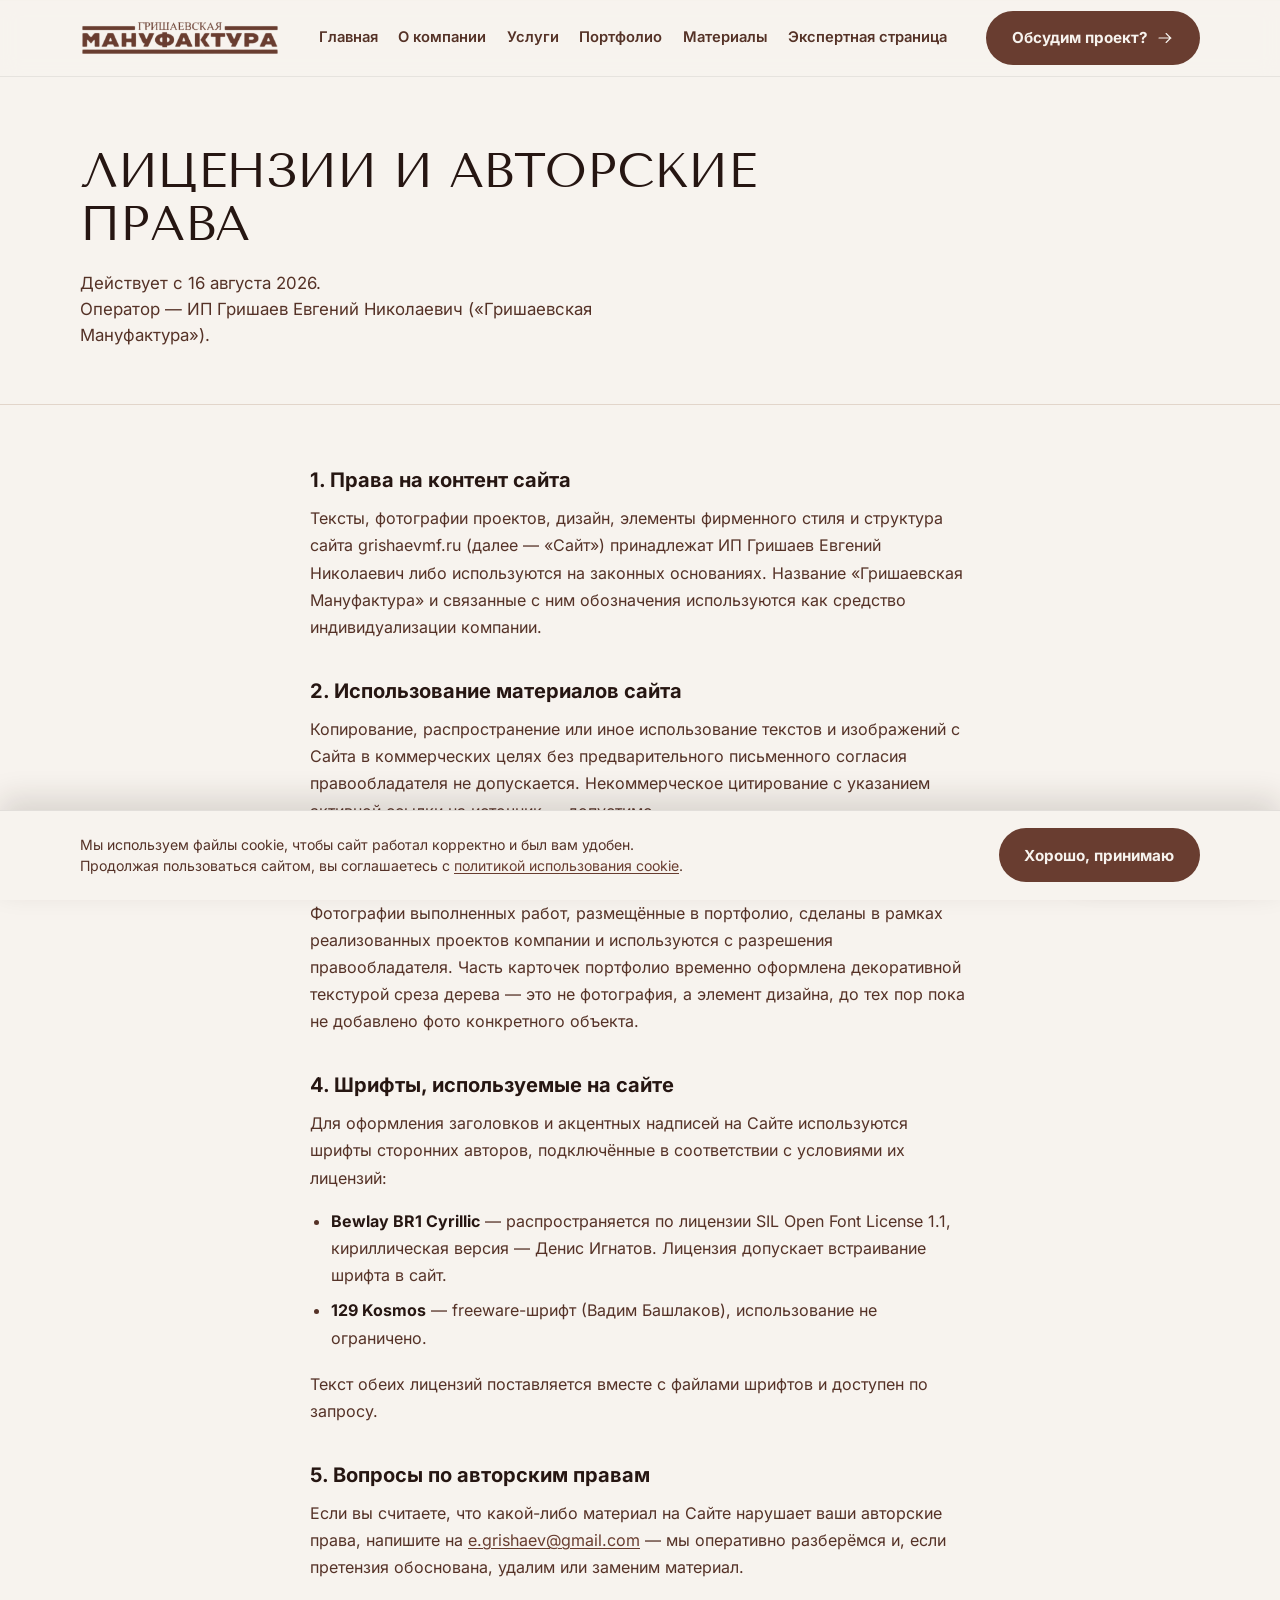
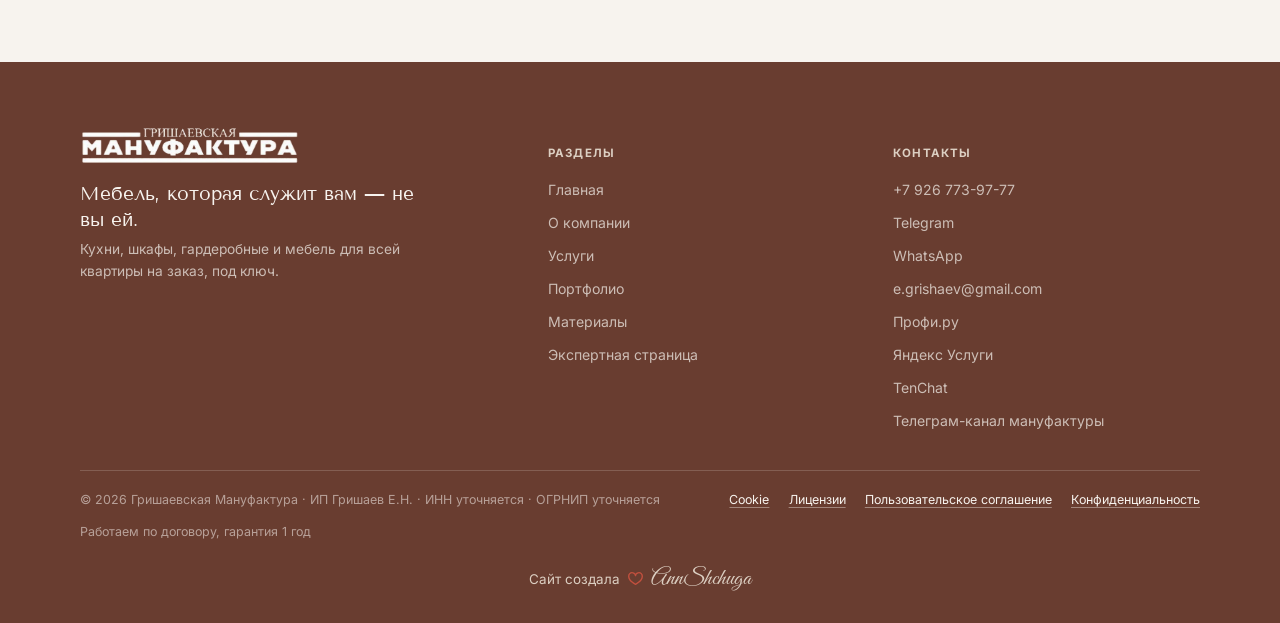
<file: projects/grishaevskaya-manufaktura/licenses.html>
<!DOCTYPE html>
<html lang="ru">
<head>
<meta charset="UTF-8">
<meta name="viewport" content="width=device-width, initial-scale=1">
<title>Лицензии — Гришаевская Мануфактура</title>
<meta name="description" content="Права на контент сайта, лицензии используемых шрифтов, порядок использования материалов.">
<meta property="og:title" content="Лицензии — Гришаевская Мануфактура">
<meta property="og:description" content="Права на контент сайта, лицензии используемых шрифтов, порядок использования материалов.">
<meta property="og:type" content="website">
<meta property="og:image" content="assets/og-image.jpg">
<meta property="og:image:width" content="1200">
<meta property="og:image:height" content="630">
<meta name="twitter:card" content="summary_large_image">
<meta name="twitter:title" content="Лицензии — Гришаевская Мануфактура">
<meta name="twitter:description" content="Права на контент сайта, лицензии используемых шрифтов, порядок использования материалов.">
<meta name="twitter:image" content="assets/og-image.jpg">
<meta name="robots" content="noindex, follow">
<link rel="icon" href="data:image/svg+xml,%3Csvg xmlns='http://www.w3.org/2000/svg' viewBox='0 0 32 32'%3E%3Crect width='32' height='32' fill='%23714E44'/%3E%3Ctext x='16' y='22' font-family='Georgia,serif' font-size='18' fill='%23F7F3EE' text-anchor='middle'%3EГМ%3C/text%3E%3C/svg%3E">
<link rel="icon" href="assets/favicon-32.png" sizes="32x32" type="image/png">
<link rel="apple-touch-icon" href="assets/apple-touch-icon.png">
<link rel="stylesheet" href="css/style.css">
</head>
<body>

<svg width="0" height="0" style="position:absolute" aria-hidden="true">
<defs>
  <symbol id="icon-shield" viewBox="0 0 24 24" fill="none" stroke="currentColor" stroke-width="1.5" stroke-linecap="round" stroke-linejoin="round">
    <path d="M12 3l8 3.2v5.4c0 5-3.5 8-8 9.4-4.5-1.4-8-4.4-8-9.4V6.2z"/><path d="M8.8 12l2.2 2.2 4.2-4.4"/>
  </symbol>
  <symbol id="icon-star" viewBox="0 0 24 24" fill="currentColor" stroke="none">
    <path d="M12 2.5l2.9 6.3 6.8.7-5.1 4.6 1.5 6.7L12 17.4 5.9 20.8l1.5-6.7-5.1-4.6 6.8-.7z"/>
  </symbol>
  <symbol id="icon-clock" viewBox="0 0 24 24" fill="none" stroke="currentColor" stroke-width="1.5" stroke-linecap="round" stroke-linejoin="round">
    <circle cx="12" cy="12" r="9"/><path d="M12 7.5V12l3.5 2"/>
  </symbol>
  <symbol id="icon-phone" viewBox="0 0 24 24" fill="none" stroke="currentColor" stroke-width="1.5" stroke-linecap="round" stroke-linejoin="round">
    <path d="M6.6 3h3l1.4 4.4-2.3 1.9a13.2 13.2 0 0 0 6 6l1.9-2.3L21 17.4v3a1.8 1.8 0 0 1-2 1.8C10.4 21.3 4.7 15.6 2.2 7.1A1.8 1.8 0 0 1 4 5z"/>
    <path stroke="var(--walnut)" d="M15.5 2.5a7 7 0 0 1 5 5"/>
    <path stroke="var(--walnut)" d="M15.5 6a3.6 3.6 0 0 1 2.6 2.6"/>
  </symbol>
  <symbol id="icon-chat" viewBox="0 0 24 24" fill="none" stroke="currentColor" stroke-width="1.5" stroke-linecap="round" stroke-linejoin="round">
    <path d="M21 12.2a8.5 8.5 0 1 1-3.6-6.9L21 4l-1.1 4A8.4 8.4 0 0 1 21 12.2Z"/>
    <path stroke="var(--walnut)" fill="var(--walnut)" stroke-width="1.1" d="M9 9.6a3 3 0 1 0 2.3 5L14 15l-.8-2.6a3 3 0 0 0-4.2-2.8Z"/>
  </symbol>
  <symbol id="icon-send" viewBox="0 0 24 24" fill="none" stroke="currentColor" stroke-width="1.5" stroke-linecap="round" stroke-linejoin="round">
    <circle cx="12" cy="12" r="9.5"/>
    <path stroke="var(--walnut)" fill="var(--walnut)" stroke-width="1.1" d="M7.5 12.2 17 7.4l-3.3 9.4-2-3.1-3.6-1Z"/>
  </symbol>
  <symbol id="icon-mail" viewBox="0 0 24 24" fill="none" stroke="currentColor" stroke-width="1.5" stroke-linecap="round" stroke-linejoin="round">
    <rect x="3" y="5.5" width="18" height="13" rx="1"/><path d="M3.5 6.5l8.5 6.5 8.5-6.5"/>
    <path stroke="var(--walnut)" d="M7.5 14.5h4M7.5 16.7h6"/>
  </symbol>
  <symbol id="icon-pin" viewBox="0 0 24 24" fill="none" stroke="currentColor" stroke-width="1.5" stroke-linecap="round" stroke-linejoin="round">
    <path d="M12 22s7-6.7 7-12.6A7 7 0 0 0 5 9.4C5 15.3 12 22 12 22Z"/><circle stroke="var(--walnut)" cx="12" cy="9.4" r="2.4"/>
  </symbol>
  <symbol id="detail-phone" viewBox="8.0 23.6 213.9 227.0"><g><path fill="#261612" fill-opacity="0.965" stroke="#261612" stroke-width="0.5" stroke-opacity="0.965" d="M 178.32,48.72 c 0.31,45.59 0.46,91.18 0.44,136.78 c -0.28,12.67 -0.31,25.33 -0.09,38 c -0.02,1.25 -0.14,2.48 -0.37,3.71 c -0.99,9.7 -7.89,15.22 -16.82,17.65 c -27.53,1.05 -55.4,0.42 -82.98,0.45 c -12.51,0.69 -23.43,-5.52 -24.61,-18.81 c 0,-58.33 0.04,-116.67 0.1,-175 c 0.64,-13.08 10.02,-20.91 22.5,-22.48 c 26.67,-0.28 53.35,-0.28 80.02,-0.02 c 10.6,1.18 20.44,8.68 21.81,19.72 Z M 62.29,48.04 c -0.53,1.84 -0.83,3.72 -0.91,5.64 c -0.57,56.15 0.08,112.63 -0.24,168.82 c -0.01,2.25 0.38,4.43 1.18,6.53 c 2.82,5.99 7.54,9.03 14.18,9.11 c 27,-0.05 54,-0.1 81,-0.17 c 8.44,-0.25 13.27,-7.59 13.42,-15.47 c 0,-56.67 0,-113.33 0,-170 c 0.05,-10.82 -9.28,-17.04 -19.42,-16.46 c -24.99,0.25 -49.97,0.34 -74.96,0.28 c -7.09,1.04 -11.84,4.94 -14.25,11.72 Z M 99.12,46.97 c 0.25,-2.1 1.43,-3.33 3.55,-3.68 c 9.27,-0.23 18.56,-0.33 27.84,-0.29 c 5.51,0.04 6,7.15 0.83,7.72 c -9.3,-0.04 -18.6,-0.13 -27.9,-0.26 c -2.44,0.06 -3.88,-1.1 -4.32,-3.49 Z"/></g>
<g><path fill="var(--walnut)" fill-opacity="0.965" stroke="var(--walnut)" stroke-width="0.5" stroke-opacity="0.965" d="M 74.04,118 c -0.24,-12.92 15.21,-29.5 27.91,-21.28 c 9.13,9.27 21.03,21.15 6.67,32.29 c -0.73,0.95 -0.81,1.97 -0.25,3.03 c 3.54,6.18 9.95,14.47 16.25,17.9 c 5.1,0.91 8.98,-11.41 19.29,-4.15 c 7.06,5.2 18.7,12.43 15.23,22.84 c -3.92,12.61 -15.42,20.2 -28.62,16.23 c -27.92,-7.72 -53.09,-38.52 -56.48,-66.86 Z M 82.24,118 c 1.56,14.27 10.13,28.31 19.48,38.95 c 9.03,9.84 34.34,30.32 46.33,15.6 c 8.21,-9.24 -0.97,-13.93 -7.52,-19.51 c -4.06,-3.65 -7.9,2.87 -11.19,4.65 c -10.32,4.65 -24.46,-14.98 -28.73,-22.71 c -3.34,-7.05 1.78,-10.35 5.55,-15.36 c 3.2,-4.26 -6.64,-12.94 -8.94,-16.31 c -6.99,-3.94 -15.26,8.34 -14.98,14.69 Z"/></g>
<g><path fill="var(--walnut)" fill-opacity="0.957" stroke="var(--walnut)" stroke-width="0.5" stroke-opacity="0.957" d="M 208.82,139.13 c 0.36,-4.05 0.37,-8.1 0.02,-12.15 c -1.31,-8.58 -4.89,-16.1 -10.72,-22.54 c -3.09,-4.69 3.38,-8.56 6.82,-3.87 c 16.44,18.85 15.7,50.09 -1.91,67.84 c -3.29,1.83 -7.13,-1.38 -5.23,-5.07 c 5.55,-7.82 9.41,-14.54 11.02,-24.21 Z M 13.38,136 c 0.59,-11.96 4.65,-22.6 12.18,-31.92 c 3.19,-5.15 10.71,-3.58 8.41,2.38 c -14.03,14.84 -16.92,35.34 -5.91,52.99 c 2.44,3.03 11.48,12.13 1.46,12.47 c -8.25,-3.37 -17.5,-26.81 -16.14,-35.92 Z M 185.81,150.99 c 0.27,-2.72 3.62,-5.5 4.35,-8.44 c 3.34,-9.75 1.18,-17.64 -4.02,-26.08 c 0.08,-5.53 5.6,-4.94 8.08,-1.11 c 7.77,11.66 6.86,27.6 -1.71,38.6 c -2.68,2.59 -6.73,0.94 -6.7,-2.97 Z M 31.79,137 c -0.27,-7.25 1.8,-13.74 6.21,-19.48 c 2.49,-3.71 8.02,-3.34 7.35,1.81 c -5.4,8.61 -8.08,13.99 -5.11,24.75 c 0.82,4.25 9.51,11.18 2.23,13.72 c -7.2,0.18 -11.16,-15.18 -10.68,-20.8 Z"/></g>
<g><path fill="#261612" fill-opacity="0.075" stroke="#261612" stroke-width="0.5" stroke-opacity="0.075" d="M 62.29,48.04 c 0.78,0.05 1.09,0.49 0.94,1.32 c -0.26,7.13 1.31,15.95 1.15,23.21 c -0.39,1.49 -1.12,0.84 -2.07,1.8 c -0.92,3.57 1.85,17.05 2.02,22.19 c 0.35,1.89 -0.89,1.94 -2.04,2.83 c -0.21,2.07 -0.2,4.14 0.01,6.21 c 1.28,0.88 2.36,0.94 2.09,2.92 c -0.38,3.36 0.53,20.14 -0.64,21.9 c -2.51,1.51 -0.15,2.5 0.5,4.02 c 0.06,2.75 -0.22,5.46 -0.85,8.12 c 1.23,5.74 0.7,11.09 0.89,16.94 c -0.43,1.94 -2.16,0.76 -2.22,2.82 c 0.23,6.55 3.14,26.75 0.94,31.38 c -0.92,4.82 -0.32,10.41 -0.67,14.98 c 0.62,0.56 1.08,1.21 1.39,1.96 c -0.48,4.53 1.32,14.83 -1.41,18.39 c -0.8,-2.1 -1.19,-4.28 -1.18,-6.53 c 0.32,-56.19 -0.33,-112.67 0.24,-168.82 c 0.08,-1.92 0.38,-3.8 0.91,-5.64 Z"/></g>
<g><path fill="#261612" fill-opacity="0.933" stroke="#261612" stroke-width="0.5" stroke-opacity="0.933" d="M 98.08,227.04 c 0.25,-2.01 1.39,-3.11 3.4,-3.28 c 9.61,-0.16 19.22,-0.27 28.83,-0.33 c 5.92,-0.5 6.43,7.1 1.16,7.3 c -10.16,0.18 -20.32,0.1 -30.48,-0.25 c -1.76,-0.46 -2.74,-1.61 -2.91,-3.44 Z"/></g>
<g><path fill="var(--walnut)" fill-opacity="0.114" stroke="var(--walnut)" stroke-width="0.5" stroke-opacity="0.114" d="M 178.32,48.72 c 0.9,0.23 1.37,0.8 1.4,1.72 c -0.06,8.35 -0.08,16.7 -0.06,25.05 c 0.24,1.67 0.46,3.35 0.65,5.02 c 0,8.99 -0.03,17.98 -0.09,26.97 c 0.42,0.98 0.73,2 0.94,3.04 c -0.44,0.62 -0.74,1.3 -0.9,2.03 c 0.03,4.97 0.02,9.94 -0.01,14.91 c 0.08,0.74 0.3,1.43 0.64,2.09 c -0.29,0.64 -0.5,1.31 -0.62,2 c 0.01,22.33 0.03,44.66 0.07,66.98 c -0.36,1.98 -0.6,3.96 -0.71,5.97 c -0.15,7.24 0.51,14.59 -0.01,21.81 c -0.3,0.48 -0.74,0.78 -1.32,0.9 c 0.23,-1.23 0.35,-2.46 0.37,-3.71 c -0.22,-12.67 -0.19,-25.33 0.09,-38 c 0.02,-45.6 -0.13,-91.19 -0.44,-136.78 Z"/></g>
<g><path fill="var(--walnut)" fill-opacity="0.129" stroke="var(--walnut)" stroke-width="0.5" stroke-opacity="0.129" d="M 208.84,126.98 c 0.35,4.05 0.34,8.1 -0.02,12.15 c -1.44,-1.68 -1.29,-6.46 -0.73,-8.57 c 0.26,-0.74 -0.94,-3.99 0.75,-3.58 Z"/></g></symbol>
  <symbol id="detail-whatsapp" viewBox="10.3 12.8 202.4 197.9"><g><path fill="#261612" fill-opacity="0.965" stroke="#261612" stroke-width="0.5" stroke-opacity="0.965" d="M 14.96,201 c 5.02,-13.82 9.98,-27.67 14.88,-41.54 c 0.09,-0.52 0.04,-1.03 -0.15,-1.52 c -44.96,-85.45 54.98,-177.21 136.64,-125.64 c 74.11,49.21 43.7,164.54 -43.87,173.39 c -21.4,1.9 -42.16,-3.05 -60.96,-13.12 c -12.59,3.41 -28.27,9.13 -41.18,13.11 c -3.38,0.24 -5.17,-1.32 -5.36,-4.68 Z M 25.12,194.92 c 3.77,0.8 27.21,-8.34 32.83,-9.58 c 6.09,-2.56 11.71,2.86 17.11,4.97 c 50.66,22.97 107.29,-3.9 122.59,-56.99 c 14.48,-61.22 -32.02,-116.31 -95.11,-107.03 c -59.42,10.07 -95.51,75.86 -64.82,129.62 c 1.71,5.01 -10.12,32.47 -12.6,39.01 Z"/></g>
<g><path fill="var(--walnut)" fill-opacity="0.965" stroke="var(--walnut)" stroke-width="0.5" stroke-opacity="0.965" d="M 61.84,83 c 0.31,-16.61 22.05,-35.82 35.86,-19.04 c 11.19,13.68 17.94,20.82 1.94,35.05 c -1.29,1.65 -1.29,3.32 0.03,5.01 c 1.91,6.36 23.34,30.8 29.39,27.46 c 5.62,-5.17 9.55,-10.73 18.25,-8.12 c 7.74,4.64 25.49,12.33 22.52,24.11 c -7.73,27.43 -34.21,24.57 -54.17,12.3 c -24.97,-13.76 -52.92,-47.56 -53.82,-76.77 Z M 69.89,84 c 3.38,32.35 39.56,72.56 72.77,76.7 c 9.44,1.54 26.37,-14.72 14.89,-20.83 c -3.51,-1.86 -11.64,-9.96 -15.59,-8.48 c -7.93,6.2 -12.72,13.13 -23.4,5.52 c -8.37,-5.92 -34.78,-30.08 -27.15,-41.17 c 3.28,-4.52 12.6,-9.28 7.99,-15.78 c -3.4,-4.07 -10.25,-16.83 -16.77,-13.78 c -6.74,3.44 -13.09,9.66 -12.74,17.82 Z"/></g></symbol>
  <symbol id="detail-telegram" viewBox="12.4 13.6 193.5 194.8"><g><path fill="#261612" fill-opacity="0.965" stroke="#261612" stroke-width="0.5" stroke-opacity="0.965" d="M 16.96,111 c 1.93,-99.97 140.48,-130.88 178.47,-34 c 25.92,73.67 -39.49,146.24 -115.96,122.09 c -5.4,-2.08 -10.72,-4.31 -15.97,-6.71 c -5.73,0.89 -37.66,12.57 -40.54,11.22 c -2.39,-1.18 -3.23,-3.05 -2.51,-5.61 c 1.58,-5.15 12.65,-33.4 11.15,-36.3 c -9.82,-15.48 -14.7,-32.38 -14.64,-50.69 Z M 24.99,112 c 0.17,16.62 4.43,33.45 14.45,46.94 c 1.39,2.05 1.53,4.2 0.44,6.44 c -3.39,9.28 -6.52,18.64 -9.4,28.09 c 0.46,0.9 1.81,0.15 2.52,0.04 c 7.33,-1.85 25.23,-8.65 31.47,-9.29 c 19.36,9.47 33.85,13.75 55.99,11.49 c 94.8,-16.46 97.49,-152.47 3,-169.45 c -51.66,-6.84 -98.94,33.24 -98.47,85.74 Z"/></g>
<g><path fill="var(--walnut)" fill-opacity="0.973" stroke="var(--walnut)" stroke-width="0.5" stroke-opacity="0.973" d="M 46,116 c 0.01,-2.17 1.01,-3.68 3,-4.52 c 34.98,-15.54 69.89,-31.22 104.73,-47.04 c 4.41,-2.37 8.45,1.06 7.03,5.9 c -11.04,32.02 -22.02,64.05 -32.96,96.09 c -1.22,4.32 -5.95,5.65 -9.24,2.52 c -10.51,-11.47 -20.84,-24.21 -31.51,-35.39 c -12.88,-4.39 -25.71,-8.94 -38.49,-13.65 c -1.59,-0.81 -2.45,-2.12 -2.56,-3.91 Z M 122.76,86.81 c -20.22,9.4 -41.07,18.82 -61.47,27.89 c -0.71,0.3 -1.04,0.82 -0.99,1.56 c 8.65,2.84 17.33,5.6 26.04,8.27 c 13.3,-10.77 26.61,-21.54 39.95,-32.28 c 3.75,-2.84 7.53,-5.62 11.36,-8.34 c 2.56,0.13 -1.19,3.8 -1.45,4.79 c -1.19,2.53 -2.72,4.84 -4.59,6.91 c -3.58,3.4 -7.17,6.81 -10.74,10.21 c -6.86,5.99 -13.64,12.06 -20.34,18.2 c -1.92,1.78 -3.72,3.63 -5.41,5.57 c -0.02,0.53 0.14,0.99 0.5,1.38 c 6.7,7.55 13.32,15.15 19.84,22.8 c 0.35,-0.54 0.34,-1.1 -0.04,-1.68 c -1.89,-4.72 -8.58,-16.31 -8.51,-20.6 c 2.83,-5.78 13.18,-17.12 17.3,-23.32 c 3.36,-3.97 6.64,-8.01 9.82,-12.12 c 1.49,-1.86 2.89,-3.8 4.18,-5.81 c 3.46,-4.67 7.07,-9.21 10.84,-13.64 c 0.48,-0.46 0.56,-0.97 0.27,-1.51 c -1.92,0.58 -3.82,1.25 -5.71,2 c -6.84,3.48 -13.79,6.72 -20.85,9.72 Z"/></g>
<g><path fill="var(--walnut)" fill-opacity="0.012" stroke="var(--walnut)" stroke-width="0.5" stroke-opacity="0.012" d="M 122.76,86.81 c 3.31,0.71 1.24,0.59 1.46,2.46 c 0.57,1.08 1.26,2.07 2.07,2.98 c -13.34,10.74 -26.65,21.51 -39.95,32.28 c -8.71,-2.67 -17.39,-5.43 -26.04,-8.27 c -0.05,-0.74 0.28,-1.26 0.99,-1.56 c 20.4,-9.07 41.25,-18.49 61.47,-27.89 Z"/></g>
<g><path fill="var(--walnut)" fill-opacity="0.031" stroke="var(--walnut)" stroke-width="0.5" stroke-opacity="0.031" d="M 120.87,105.82 c 1.19,0.67 2.31,1.45 3.34,2.35 c -4.12,6.2 -14.47,17.54 -17.3,23.32 c -0.07,4.29 6.62,15.88 8.51,20.6 c 0.38,0.58 0.39,1.14 0.04,1.68 c -6.52,-7.65 -13.14,-15.25 -19.84,-22.8 c -0.36,-0.39 -0.52,-0.85 -0.5,-1.38 c 1.69,-1.94 3.49,-3.79 5.41,-5.57 c 6.7,-6.14 13.48,-12.21 20.34,-18.2 Z"/></g>
<g><path fill="var(--walnut)" fill-opacity="0.086" stroke="var(--walnut)" stroke-width="0.5" stroke-opacity="0.086" d="M 131.61,95.61 c 0.78,0.29 1.59,0.44 2.42,0.44 c -3.18,4.11 -6.46,8.15 -9.82,12.12 c -1.03,-0.9 -2.15,-1.68 -3.34,-2.35 c 3.57,-3.4 7.16,-6.81 10.74,-10.21 Z"/></g>
<g><path fill="var(--walnut)" fill-opacity="0.255" stroke="var(--walnut)" stroke-width="0.5" stroke-opacity="0.255" d="M 136.2,88.7 c 0.4,0.87 1.07,1.38 2.01,1.54 c -1.29,2.01 -2.69,3.95 -4.18,5.81 c -0.83,0 -1.64,-0.15 -2.42,-0.44 c 1.87,-2.07 3.4,-4.38 4.59,-6.91 Z"/></g>
<g><path fill="var(--walnut)" fill-opacity="0.063" stroke="var(--walnut)" stroke-width="0.5" stroke-opacity="0.063" d="M 138.21,90.24 c -0.94,-0.16 -1.61,-0.67 -2.01,-1.54 c 0.26,-0.99 4.01,-4.66 1.45,-4.79 c -3.83,2.72 -7.61,5.5 -11.36,8.34 c -0.81,-0.91 -1.5,-1.9 -2.07,-2.98 c -0.22,-1.87 1.85,-1.75 -1.46,-2.46 c 7.06,-3 14.01,-6.24 20.85,-9.72 c 1.89,-0.75 3.79,-1.42 5.71,-2 c 0.29,0.54 0.21,1.05 -0.27,1.51 c -3.77,4.43 -7.38,8.97 -10.84,13.64 Z"/></g></symbol>
  <symbol id="detail-mail" viewBox="12.0 16.2 173.2 196.1"><g><path fill="#261612" fill-opacity="0.961" d="M 16.21,192 c 0.96,-30.41 -0.53,-61.18 0.54,-91.51 c 0.68,-7.43 20.71,-13.41 24.03,-21.05 c 0.16,-17.31 0.23,-34.63 0.21,-51.95 c -0.17,-10.28 14.02,-5.9 20.52,-7.04 c 29.82,0.61 60.29,-0.32 90,0.42 c 3.45,0.83 5.25,3.03 5.4,6.62 c -0.01,17.33 0.05,34.65 0.17,51.97 c 3.16,7.5 22.13,12.78 23.92,21.04 c -0.05,33 -0.05,66 -0.03,99 c -0.16,4.85 -3.4,8.73 -8.47,8.59 c -49.67,0 -99.34,-0.04 -149.01,-0.12 c -8.72,-1.25 -7.15,-9.38 -7.28,-15.97 Z M 48.7,76 c 0.03,6.58 -1.07,37.6 1.46,41.21 c 15.24,11.08 30.55,22.07 45.93,32.97 c 1.53,0.8 3.05,0.81 4.59,0.04 c 14.56,-10.48 29.15,-20.93 43.76,-31.34 c 1.83,-1.13 3.28,-2.61 4.35,-4.43 c 0.19,-22.98 0.29,-45.96 0.29,-68.95 c -0.01,-5.29 -0.13,-10.57 -0.37,-15.84 c -0.33,-1.17 -2.24,-1.29 -3.2,-1.47 c -31.01,-0.18 -62.01,-0.15 -93.02,0.09 c -2.38,-0.21 -3.62,0.87 -3.72,3.22 c 0.01,14.83 -0.02,29.67 -0.07,44.5 Z M 27.64,100.03 c 3.07,3.95 7.95,5.87 11.68,9.16 c 0.48,0.44 0.96,0.48 1.44,0.11 c 0.13,-5.6 0.17,-11.2 0.13,-16.81 c -0.08,-1.41 -0.71,-1.71 -1.89,-0.9 c -4.04,2.49 -7.83,5.3 -11.36,8.44 Z M 156.79,94 c 0.03,4.52 0.05,9.04 0.09,13.56 c 0.21,1.46 0.91,1.72 2.1,0.78 c 1.72,-1.13 10.78,-6.82 10.5,-8.69 c -2.3,-3.18 -7.9,-6.05 -11.14,-8.52 c -1.81,-0.84 -1.57,1.91 -1.55,2.87 Z M 23.65,188 c 0.12,0.82 -0.42,8 2.01,5.26 c 15.37,-14.32 30.5,-28.88 45.4,-43.7 c 1.41,-1.17 2.54,-2.57 3.38,-4.2 c 0.24,-0.97 -1.83,-2.45 -2.41,-3.04 c -15.71,-11.53 -31.53,-22.88 -47.47,-34.06 c -0.47,0.66 -0.66,1.4 -0.55,2.22 c -0.08,25.84 -0.21,51.68 -0.36,77.52 Z M 122.98,145.02 c 3.3,5.86 20.41,20.34 25.75,26.76 c 7.99,7.35 15.81,14.87 23.48,22.56 c 0.26,0.28 0.55,0.36 0.89,0.24 c 0.46,-3.15 0.66,-6.32 0.61,-9.52 c 0.11,-17.52 0.2,-35.04 0.29,-52.56 c 0.02,-8 -0.29,-15.98 -0.94,-23.93 c -0.38,-0.29 -0.76,-0.28 -1.13,0.03 c -15.63,10.89 -31.39,22.7 -46.93,33.75 c -0.84,0.8 -1.51,1.69 -2.02,2.67 Z M 30.01,199.95 c 2.14,0.35 4.3,0.49 6.49,0.41 c 43.02,-0.11 86.04,-0.2 129.05,-0.26 c 0.5,0 0.83,-0.21 1.01,-0.64 c -13.5,-12.98 -26.9,-26.09 -40.18,-39.34 c -3.24,-3.06 -6.52,-6.08 -9.84,-9.04 c -4.85,-3.23 -13.59,11.58 -20.89,7.66 c -3.83,-2.4 -7.58,-4.92 -11.25,-7.56 c -1.86,-1.08 -3.52,-0.84 -4.98,0.73 c -16.4,16.1 -32.87,32.11 -49.41,48.04 Z"/></g>
<g><path fill="var(--walnut)" fill-opacity="0.965" d="M 132.7,54.65 c -1.04,0.27 -2.1,0.41 -3.18,0.4 c -21.1,0 -42.18,-0.11 -63.26,-0.33 c -2.81,-0.66 -3.83,-2.36 -3.05,-5.11 c 1.61,-1.97 3.7,-2.81 6.28,-2.54 c 20.34,0.08 40.68,0.1 61.02,0.06 c 5.07,-0.03 7.09,5.83 2.19,7.52 Z"/></g>
<g><path fill="var(--walnut)" fill-opacity="0.965" d="M 66.11,87.08 c 21.96,-0.13 43.91,-0.14 65.87,-0.04 c 1.11,0.18 1.97,0.72 2.6,1.64 c 1.26,3.22 0.22,5.22 -3.12,5.99 c -21.28,0.05 -42.68,0.35 -63.96,0.05 c -5,0.38 -6.39,-6.03 -1.39,-7.64 Z"/></g>
<g><path fill="var(--walnut)" fill-opacity="0.965" d="M 66.03,67.09 c 22.27,-0.13 44.53,-0.11 66.79,0.05 c 0.69,0.38 1.25,0.91 1.65,1.59 c 0.97,2.62 0.14,4.36 -2.48,5.24 c -21.98,0.13 -43.97,0.11 -65.96,-0.06 c -4.04,-0.58 -3.95,-6.19 0,-6.82 Z"/></g>
<g><path fill="var(--walnut)" fill-opacity="0.969" d="M 62.95,111.99 c -0.26,-3.76 2.44,-4.35 5.55,-4.19 c 13.51,0.02 27.02,-0.01 40.53,-0.07 c 4.81,0.47 4.76,8.19 -2.53,7.5 c -13.34,0.03 -26.67,-0.02 -40.01,-0.15 c -2,-0.09 -3.18,-1.12 -3.54,-3.09 Z"/></g>
<g><path fill="#261612" fill-opacity="0.024" d="M 27.64,100.03 c 3.53,-3.14 7.32,-5.95 11.36,-8.44 c 1.18,-0.81 1.81,-0.51 1.89,0.9 c 0.04,5.61 0,11.21 -0.13,16.81 c -0.48,0.37 -0.96,0.33 -1.44,-0.11 c -3.73,-3.29 -8.61,-5.21 -11.68,-9.16 Z M 156.79,94 c -0.02,-0.96 -0.26,-3.71 1.55,-2.87 c 3.24,2.47 8.84,5.34 11.14,8.52 c 0.28,1.87 -8.78,7.56 -10.5,8.69 c -1.19,0.94 -1.89,0.68 -2.1,-0.78 c -0.04,-4.52 -0.06,-9.04 -0.09,-13.56 Z"/></g>
<g><path fill="var(--walnut)" fill-opacity="0.18" d="M 131.98,87.04 c -21.96,-0.1 -43.91,-0.09 -65.87,0.04 c -0.18,-1.1 3.69,-0.85 4.39,-1.1 c 8,0.13 16,0.11 24,-0.05 c 12.01,-0.05 24.02,0.05 36.02,0.29 c 0.53,0.09 1.7,-0.16 1.46,0.82 Z"/></g>
<g><path fill="var(--walnut)" fill-opacity="0.294" d="M 66.03,73.91 c 21.99,0.17 43.98,0.19 65.96,0.06 c 0.07,1.21 -1.74,1.02 -2.48,1.08 c -9,-0.25 -18.01,-0.23 -27.01,0.03 c -11.69,-0.04 -23.38,-0.13 -35.07,-0.26 c -0.77,0.1 -1.24,-0.2 -1.4,-0.91 Z"/></g>
<g><path fill="var(--walnut)" fill-opacity="0.29" d="M 132.82,67.14 c -22.26,-0.16 -44.52,-0.18 -66.79,-0.05 c 0.16,-0.69 0.62,-1.01 1.36,-0.95 c 21.39,-0.2 42.77,-0.21 64.16,-0.02 c 0.74,-0.02 1.17,0.32 1.27,1.02 Z"/></g>
<g><path fill="var(--walnut)" fill-opacity="0.078" d="M 66.26,54.72 c 21.08,0.22 42.16,0.33 63.26,0.33 c 1.08,0.01 2.14,-0.13 3.18,-0.4 c 0.06,0.82 -0.32,1.26 -1.17,1.33 c -21.33,0.18 -42.66,0.12 -63.98,-0.17 c -0.91,0.15 -1.34,-0.21 -1.29,-1.09 Z"/></g></symbol>
  <symbol id="detail-pin" viewBox="10.0 15.6 193.5 208.2"><g><path fill="#261612" fill-opacity="0.965" stroke="#261612" stroke-width="0.5" stroke-opacity="0.965" d="M 77.93,79 c 1.66,-37.02 55.48,-37.52 59.08,-2.5 c 1.98,39.78 -58.06,42.27 -59.08,2.5 Z M 85.63,80 c 1.56,30.15 50.72,24.51 42.66,-7.67 c -9.41,-23 -43.12,-16.03 -42.66,7.67 Z M 78.89,146.99 c 1.88,1.91 4.06,5.63 4.93,8.13 c -6.89,-0.89 -23.5,-0.48 -31.34,-0.34 c -2.09,0.09 -3.45,1.15 -4.09,3.18 c -4.94,10.19 -9.92,20.36 -14.92,30.51 c 0.31,1.16 2.16,0.78 3.03,0.94 c 8.28,-0.16 16.56,-0.16 24.84,-0.01 c 4.58,1.17 3.48,7.25 -0.83,6.87 c -10.2,0.09 -20.38,0.17 -30.56,0.24 c -3.12,4.23 -4.8,9.02 -7.37,13.53 c -0.57,1.08 -0.25,1.67 0.94,1.78 c 26.28,0.19 52.59,0.2 78.86,-0.16 c 0.71,-0.15 1.09,-0.6 1.13,-1.34 c 0.08,-3.39 0.21,-6.77 0.38,-10.15 c 1.94,-0.43 5.36,-0.9 7.1,0.18 c -0.12,3.65 -0.03,7.29 0.27,10.92 c 0.32,0.41 0.74,0.6 1.27,0.57 c 25.65,0.01 51.3,0.01 76.95,-0.02 c 1.75,0.02 1.16,-1.48 0.65,-2.43 c -8.99,-17.81 -16.96,-36.14 -26.12,-53.85 c -3.56,-1.93 -15.44,-0.96 -19.84,-0.67 c -0.05,-0.42 -0.29,-0.7 -0.7,-0.83 c -3.34,-0.01 -6.68,-0.04 -10.03,-0.08 c -0.92,-0.1 -1.48,0.29 -1.68,1.16 c -0.52,0.01 -1.05,0.04 -1.57,0.09 c -0.07,-0.83 4.11,-7.24 4.99,-8.26 c 9.43,0.1 18.86,0.18 28.29,0.26 c 4.38,0.96 7.43,3.55 9.15,7.74 c 8.39,18.13 16.97,36.16 25.75,54.08 c 2.05,5.46 -2.34,10.24 -7.87,10.11 c -56.35,0.31 -112.66,0.25 -169.01,-0.13 c -6.17,-0.7 -8.66,-6.31 -5.74,-11.7 c 8.64,-17.14 17.06,-34.38 25.26,-51.74 c 2.05,-4.3 4.41,-7.75 9.51,-8.37 c 9.46,-0.11 18.91,-0.18 28.37,-0.21 Z"/></g>
<g><path fill="var(--walnut)" fill-opacity="0.965" stroke="var(--walnut)" stroke-width="0.5" stroke-opacity="0.965" d="M 135.18,146.95 c -0.88,1.02 -5.06,7.43 -4.99,8.26 c -0.69,0.1 -1.21,0.45 -1.55,1.07 c -2.04,3.36 -3.94,6.78 -5.7,10.27 c 0.1,0.62 0.46,0.99 1.08,1.11 c 10.33,1.61 26.54,8.92 18.01,21.91 c -7.2,7.72 -20.31,9.32 -30.25,9.89 c -0.39,0.18 -0.65,0.48 -0.79,0.89 c -1.74,-1.08 -5.16,-0.61 -7.1,-0.18 c -0.66,-0.37 -1.37,-0.64 -2.11,-0.81 c -10.36,-0.78 -25.18,-2.48 -31,-12.41 c -4.1,-10.28 7.2,-16.02 15.26,-18.33 c 1.89,-0.43 3.75,-0.88 5.57,-1.33 c -0.16,-1.74 -6.29,-11.4 -7.79,-12.17 c -0.87,-2.5 -3.05,-6.22 -4.93,-8.13 c -0.04,-0.61 -0.23,-1.18 -0.55,-1.7 c -19.72,-30.42 -47.07,-68.82 -18.4,-102.85 c 27.32,-30.52 73.06,-29.92 97.99,3.11 c 24.79,34.6 -4.15,69.2 -21.78,99.04 c -0.49,0.72 -0.81,1.51 -0.97,2.36 Z M 54.97,77 c 1.81,26.48 32.4,65.96 46.06,89.48 c 1.59,2.39 3.27,4.71 5.05,6.97 c 0.34,0.41 0.78,0.58 1.31,0.5 c 1.99,-2.37 3.86,-4.86 5.59,-7.47 c 15.73,-25 33.41,-50.05 44.72,-77.42 c 9.87,-30.11 -15.44,-58.71 -45.35,-60.8 c -28.83,-2.28 -57.04,18.65 -57.38,48.74 Z M 77.75,181.93 c 0.45,11.36 36.99,11.14 44.62,8.88 c 4.38,-0.8 18.08,-4.64 12.55,-11.13 c -2.85,-2.11 -15.72,-7.38 -18.24,-4.63 c -1.99,2.7 -3.93,5.44 -5.83,8.2 c -6.35,4.89 -10.88,-4.19 -14.01,-8.53 c -2.27,-2.42 -17.65,2.91 -19.09,7.21 Z"/></g>
<g><path fill="var(--walnut)" fill-opacity="0.561" d="M 144.17,154.87 c -4.13,0.11 -8.27,0.2 -12.41,0.25 c 0.2,-0.87 0.76,-1.26 1.68,-1.16 c 3.35,0.04 6.69,0.07 10.03,0.08 c 0.41,0.13 0.65,0.41 0.7,0.83 Z"/></g></symbol>
  <symbol id="icon-arrow" viewBox="0 0 24 24" fill="none" stroke="currentColor" stroke-width="1.5" stroke-linecap="round" stroke-linejoin="round">
    <path d="M4 12h16M13.5 6l6 6-6 6"/>
  </symbol>
  <symbol id="mark-kitchen" viewBox="18.1 6.5 214.9 263.5"><g><path fill="#261612" fill-opacity="0.953" d="M 57.08,82.92 c 3.35,-4.5 22.31,-4.08 21.51,0.56 c -2.16,5.59 -11.49,2.48 -16.09,3.22 c -2.38,0.11 -4.3,-1.89 -5.42,-3.78 Z M 153.02,160.78 c 10.34,0.5 20.69,0.53 31.04,0.09 c 6.16,0.04 38.76,-0.95 41.91,0.84 c 2.15,1.02 2.64,2.54 1.48,4.56 c -1.1,1.11 -2.34,2.02 -3.73,2.76 c -0.57,0.73 -0.92,1.55 -1.02,2.48 c 0.14,27.33 0.07,54.67 -0.22,82 c -0.06,1.35 0.23,2.61 0.86,3.8 c 1.53,0.37 6.29,3.98 3.9,5.54 c -2.79,3.27 -10.78,1.34 -14.74,1.94 c -61.33,-0.03 -122.67,0.05 -184,0.25 c -1.72,0.01 -3.35,-0.36 -4.9,-1.08 c -2.29,-3.82 3.66,-6.04 3.11,-10.45 c 0.06,-25.01 0.06,-50.01 -0.03,-75.01 c -0.12,-2.33 -0.29,-4.65 -0.51,-6.96 c -0.79,-2.1 -1.71,-4.14 -2.75,-6.13 c -0.12,-1.89 0.73,-3.04 2.56,-3.43 c 16.5,-0.1 33,-0.29 49.51,-0.55 c 3.24,-0.14 5,-1.57 3.44,-4.81 c -1.93,-1.47 -4.39,-0.5 -6.58,-1.24 c -0.93,-0.25 -1.47,-0.86 -1.6,-1.82 c -1.01,-5.51 4.35,-4.76 7.76,-5.75 c 0.42,-0.41 0.73,-0.9 0.93,-1.46 c 0.34,-5.6 0.55,-11.22 0.64,-16.85 c 4.6,-23.11 33.83,-6.37 24.2,5.24 c -4.61,1.21 -4.51,-4.62 -6.32,-7.25 c -4.17,-5.2 -11.03,-2.46 -11.08,4.01 c -0.08,9 -0.05,17.99 0.08,26.99 c 0.2,2.1 1.38,3.03 3.54,2.78 c 20.83,-0.19 41.71,0.16 62.52,-0.49 Z M 33.07,172.08 c 1.39,2.2 2.11,2.36 4.55,2.69 c 33.59,0.03 67.29,-0.01 100.85,-0.37 c 5.09,-0.6 4.29,-6.21 -0.96,-6.1 c -29,0 -58.01,0.01 -87.01,0.05 c -2.62,0.23 -14.94,-0.52 -16.42,1.36 c -0.37,0.78 -0.7,1.56 -1.01,2.37 Z M 148.34,185 c 0.34,2.14 0.74,3.05 3.16,3.01 c 20.66,0.03 41.32,-0.03 61.98,-0.17 c 1.33,-0.21 2.06,-1.01 2.16,-2.39 c 0.22,-4.96 0.22,-9.91 0,-14.87 c -0.24,-2.22 -2.35,-2.27 -4.13,-2.36 c -20.27,-0.12 -40.53,-0.02 -60.79,0.3 c -1.41,0.37 -2.14,1.29 -2.19,2.76 c -0.14,4.57 -0.21,9.15 -0.19,13.72 Z M 158.19,177.95 c 1.32,-1.81 3.08,-2.83 5.3,-3.04 c 6.92,0.65 37.86,-1.62 41.7,1.54 c 2.88,2.34 -1.17,5.37 -3.69,5.34 c -5.71,-0.07 -37.76,0.91 -40.38,-0.49 c -1.41,-0.75 -2.38,-1.87 -2.93,-3.35 Z M 33.55,207 c 0.01,11.17 0.1,22.34 0.27,33.51 c 0.13,4.12 0.62,4.43 4.67,4.49 c 12.34,0.01 24.68,-0.02 37.02,-0.09 c 3.26,0.33 4.75,-1.14 4.45,-4.4 c 0.15,-18.68 0.15,-37.35 -0.01,-56.02 c -0.08,-2.18 -1.23,-3.23 -3.44,-3.15 c -12.92,-0.33 -25.83,-0.33 -38.75,-0.02 c -2.44,-0.27 -3.76,0.79 -3.96,3.18 c -0.01,7.5 -0.09,15 -0.25,22.5 Z M 86.82,212 c 0.09,9.83 0.14,19.67 0.15,29.5 c 0.01,3.03 1.94,3.4 4.52,3.37 c 15.98,0.09 31.95,-0.01 47.92,-0.27 c 2.08,-0.35 2.34,-2.32 2.36,-4.09 c 0,-18.67 0,-37.33 0.01,-56 c 0.21,-2.68 -2.03,-3.46 -4.28,-3.33 c -15.33,0.18 -30.67,0.12 -46.01,-0.16 c -2.85,-0.06 -4.47,0.26 -4.51,3.48 c 0.04,9.17 -0.01,18.33 -0.16,27.5 Z M 148.37,197 c 0.2,14.67 0.24,29.33 0.13,44 c -0.06,1.37 0.42,2.49 1.45,3.36 c 20.84,0.29 41.69,0.38 62.55,0.28 c 2.58,-0.13 3.69,-1.51 3.31,-4.13 c -0.1,-14.01 -0.11,-28.02 -0.03,-42.03 c 0.02,-2.88 -1.4,-4.11 -4.28,-3.69 c -20,0.31 -40,0.19 -60,-0.37 c -1.75,0.01 -2.8,0.87 -3.13,2.58 Z M 33.29,253.89 c 0.26,3.7 1.84,4.23 5.2,4.3 c 57.67,-0.07 115.34,-0.1 173.01,-0.09 c 6.3,0.82 6.61,-7.35 0.01,-6.69 c -58.01,0.6 -116.01,-0.09 -174.02,0.06 c -1.96,-0.13 -3.36,0.67 -4.2,2.42 Z"/></g>
<g><path fill="#261612" fill-opacity="0.945" d="M 54.89,117.68 c -2.37,-1.09 -4.73,-1.08 -7.08,0.05 c 0.24,-5.4 0.32,-10.82 0.24,-16.25 c 0.06,-0.63 -0.14,-1.16 -0.58,-1.59 c -5.99,-0.27 -11.98,-0.55 -17.98,-0.83 c -1.79,-0.5 -2.73,-1.68 -2.84,-3.54 c 0.24,-26.35 0.34,-52.69 0.29,-79.03 c 0.61,-2.99 2.46,-4.44 5.55,-4.35 c 59.34,-0.19 118.67,-0.41 178.01,-0.63 c 2.83,-0.17 4.29,1.13 4.38,3.88 c -1,4.5 -6.58,1.36 -6.58,4.22 c -0.12,13.2 -0.08,26.41 0.12,39.61 c 0.34,1.45 3.61,1.31 4.68,2.01 c 4.4,3.06 10.54,15.32 14.12,20.11 c 1.16,1.85 1.21,3.73 0.15,5.63 c -1.15,1.68 -4.1,1.47 -5.87,1.52 c -24.67,-0.06 -49.34,-0.14 -74.02,-0.24 c -3.07,-0.68 -4.1,-2.54 -3.1,-5.58 c 4.62,-7.18 9.8,-13.94 15.52,-20.28 c 1.52,-2.23 6.64,-1.07 6.78,-3.01 c 0.12,-13.26 0.14,-26.52 0.04,-39.78 c -0.32,-1.09 -1.07,-1.52 -2.25,-1.31 c -8.27,-0.2 -16.54,-0.22 -24.81,-0.08 c -0.74,0.54 -1.09,1.28 -1.06,2.22 c -0.5,24.33 0.24,48.73 0.17,73.07 c -0.06,4.14 -2.15,6 -6.27,5.59 c -25.58,0.12 -51.16,0.21 -76.74,0.28 c -0.61,0.55 -0.88,1.25 -0.78,2.11 c -0.04,5.4 -0.07,10.8 -0.09,16.2 Z M 83.84,81.01 c 1.61,0.3 1.04,-1.81 1.6,-2.64 c 1.13,1.76 2.75,2.65 4.87,2.64 c 0.29,3.17 0.39,6.34 0.31,9.52 c -0.04,0.95 0.33,1.64 1.13,2.09 c 13.09,-0.05 26.18,-0.14 39.25,-0.25 c 0.56,-0.49 0.81,-1.12 0.75,-1.88 c 0.19,-23.34 0.24,-46.67 0.15,-70 c 0.07,-0.81 -0.21,-1.45 -0.84,-1.93 c -9.51,-0.19 -19.03,-0.28 -28.56,-0.27 c -3.82,-0.05 -7.63,0.09 -11.42,0.43 c -0.56,0.83 -0.79,1.76 -0.68,2.79 c 0.07,11.16 0.07,22.33 -0.02,33.5 c -0.88,-0.28 -1.55,-0.84 -1.99,-1.67 c -0.2,1.2 -0.5,2.39 -0.9,3.55 c -0.77,0.62 -1.05,1.69 -2.12,0.92 c -0.1,-3.12 -0.14,-6.25 -0.11,-9.39 c 0.02,-0.93 -0.42,-1.41 -1.32,-1.43 c 0.02,-8.83 0,-17.65 -0.06,-26.48 c 0.05,-0.56 -0.13,-1.02 -0.54,-1.38 c -14.74,-1.91 -32.84,-0.59 -47.91,-0.41 c -1.52,0.27 -2.11,1.19 -1.77,2.76 c -0.08,22.67 -0.03,45.35 0.15,68.02 c 0.02,1.27 -0.18,3.42 1.75,3.12 c 3.32,0.02 6.63,0.05 9.94,0.08 c 12.35,-0.36 24.69,-0.5 37.03,-0.42 c 0.56,-0.15 0.93,-0.49 1.1,-1.03 c 0.03,-3.41 0.1,-6.83 0.21,-10.24 Z M 173.6,52 c 0.32,1.55 -0.41,7.27 0.94,8.01 c 8.33,0.53 16.66,0.59 25,0.16 c 0.61,0 1.1,-0.25 1.47,-0.74 c 0.28,-2.63 0.46,-5.28 0.55,-7.94 c 0.08,-10.33 0.06,-20.67 -0.06,-31 c 0.07,-0.7 -0.1,-1.31 -0.52,-1.85 c -5.47,-0.5 -10.97,-0.7 -16.48,-0.62 c -1.67,0.24 -9.52,-0.38 -10.36,0.66 c -0.3,0.91 -0.43,1.85 -0.37,2.82 c 0.04,10.17 -0.01,20.33 -0.17,30.5 Z M 154.19,81.76 c 19.1,0.13 38.2,0.14 57.31,0.02 c 0.9,-0.21 7.45,0.25 6.98,-1.25 c -2.17,-3.27 -6.68,-10.79 -9.27,-13.18 c -13.64,-0.81 -28.87,-0.02 -42.72,-0.3 c -1.15,-0.11 -2.15,0.22 -2.98,1 c -1.86,2.5 -9.1,11.27 -9.32,13.71 Z M 104.34,82.99 c 1.27,-5.08 13.3,-2.16 17.17,-2.98 c 4.48,-0.47 6.53,5.09 1.81,6.54 c -5.28,0.2 -10.57,0.13 -15.85,-0.22 c -1.98,-0.23 -3.03,-1.34 -3.13,-3.34 Z"/></g>
<g><path fill="#261612" fill-opacity="0.024" d="M 148.37,197 c 0.33,-1.71 1.38,-2.57 3.13,-2.58 c 20,0.56 40,0.68 60,0.37 c 2.88,-0.42 4.3,0.81 4.28,3.69 c -0.08,14.01 -0.07,28.02 0.03,42.03 c 0.38,2.62 -0.73,4 -3.31,4.13 c -20.86,0.1 -41.71,0.01 -62.55,-0.28 c -1.03,-0.87 -1.51,-1.99 -1.45,-3.36 c 0.11,-14.67 0.07,-29.33 -0.13,-44 Z M 156.64,228 c 0.33,2.38 -1.11,7.95 2.36,8.46 c 14.83,0.49 29.66,0.61 44.5,0.35 c 2.52,0.23 4,-0.87 4.45,-3.3 c 0.01,-9.34 0.02,-18.68 0.02,-28.01 c 0.13,-3.13 -1.36,-4.61 -4.47,-4.46 c -14,-0.1 -28,-0.08 -42,0.07 c -3.32,-0.38 -4.93,1.08 -4.85,4.39 c 0.09,7.5 0.09,15 -0.01,22.5 Z"/></g>
<g><path fill="#261612" fill-opacity="0.02" d="M 33.29,253.89 c 0.84,-1.75 2.24,-2.55 4.2,-2.42 c 58.01,-0.15 116.01,0.54 174.02,-0.06 c 6.6,-0.66 6.29,7.51 -0.01,6.69 c -57.67,-0.01 -115.34,0.02 -173.01,0.09 c -3.36,-0.07 -4.94,-0.6 -5.2,-4.3 Z"/></g>
<g><path fill="#261612" fill-opacity="0.024" d="M 148.34,185 c -0.02,-4.57 0.05,-9.15 0.19,-13.72 c 0.05,-1.47 0.78,-2.39 2.19,-2.76 c 20.26,-0.32 40.52,-0.42 60.79,-0.3 c 1.78,0.09 3.89,0.14 4.13,2.36 c 0.22,4.96 0.22,9.91 0,14.87 c -0.1,1.38 -0.83,2.18 -2.16,2.39 c -20.66,0.14 -41.32,0.2 -61.98,0.17 c -2.42,0.04 -2.82,-0.87 -3.16,-3.01 Z M 158.19,177.95 c 0.55,1.48 1.52,2.6 2.93,3.35 c 2.62,1.4 34.67,0.42 40.38,0.49 c 2.52,0.03 6.57,-3 3.69,-5.34 c -3.84,-3.16 -34.78,-0.89 -41.7,-1.54 c -2.22,0.21 -3.98,1.23 -5.3,3.04 Z"/></g>
<g><path fill="#261612" fill-opacity="0.043" d="M 33.07,172.08 c 0.31,-0.81 0.64,-1.59 1.01,-2.37 c 1.48,-1.88 13.8,-1.13 16.42,-1.36 c 29,-0.04 58.01,-0.05 87.01,-0.05 c 5.25,-0.11 6.05,5.5 0.96,6.1 c -33.56,0.36 -67.26,0.4 -100.85,0.37 c -2.44,-0.33 -3.16,-0.49 -4.55,-2.69 Z"/></g>
<g><path fill="#261612" fill-opacity="0.976" d="M 156.64,228 c 0.1,-7.5 0.1,-15 0.01,-22.5 c -0.08,-3.31 1.53,-4.77 4.85,-4.39 c 14,-0.15 28,-0.17 42,-0.07 c 3.11,-0.15 4.6,1.33 4.47,4.46 c 0,9.33 -0.01,18.67 -0.02,28.01 c -0.45,2.43 -1.93,3.53 -4.45,3.3 c -14.84,0.26 -29.67,0.14 -44.5,-0.35 c -3.47,-0.51 -2.03,-6.08 -2.36,-8.46 Z M 163.35,226.99 c -0.01,1.82 -0.17,3.14 2.13,2.98 c 11.64,0.09 23.27,0.06 34.9,-0.08 c 0.47,-0.33 0.69,-0.79 0.64,-1.37 c -0.01,-6.62 -0.07,-13.25 -0.2,-19.86 c -0.3,-0.48 -0.74,-0.7 -1.31,-0.67 c -11.63,-0.04 -23.27,0.02 -34.9,0.17 c -0.77,0.45 -1.14,1.13 -1.1,2.05 c -0.07,5.59 -0.12,11.19 -0.16,16.78 Z"/></g>
<g><path fill="var(--walnut)" fill-opacity="0.988" d="M 163.35,226.99 c 0.04,-5.59 0.09,-11.19 0.16,-16.78 c -0.04,-0.92 0.33,-1.6 1.1,-2.05 c 11.63,-0.15 23.27,-0.21 34.9,-0.17 c 0.57,-0.03 1.01,0.19 1.31,0.67 c 0.13,6.61 0.19,13.24 0.2,19.86 c 0.05,0.58 -0.17,1.04 -0.64,1.37 c -11.63,0.14 -23.26,0.17 -34.9,0.08 c -2.3,0.16 -2.14,-1.16 -2.13,-2.98 Z"/></g>
<g><path fill="var(--walnut)" fill-opacity="0.02" d="M 177.56,156.7 c -3.48,0.74 -15.04,0.61 -18.52,-0.11 c -3.56,-1.58 -1.76,-9.74 -1.69,-12.8 c 0.6,-0.54 1.31,-0.76 2.14,-0.68 c 6.3,-0.19 12.61,-0.14 18.91,0.18 c 0.48,0.01 0.86,0.21 1.15,0.59 c 0.15,3.29 1.81,11.03 -1.99,12.82 Z"/></g>
<g><path fill="var(--walnut)" fill-opacity="0.957" d="M 184.14,159.98 c -0.51,-0.99 -1.24,-1.79 -2.18,-2.39 c -0.82,0.05 -1.65,0.19 -2.48,0.43 c -0.84,-0.14 -1.48,-0.59 -1.92,-1.32 c 3.8,-1.79 2.14,-9.53 1.99,-12.82 c -0.29,-0.38 -0.67,-0.58 -1.15,-0.59 c -6.3,-0.32 -12.61,-0.37 -18.91,-0.18 c -0.83,-0.08 -1.54,0.14 -2.14,0.68 c -0.07,3.06 -1.87,11.22 1.69,12.8 c -1.75,1.83 -4.35,1.36 -6.47,2.56 c -0.92,-0.9 -1.55,-1.97 -1.9,-3.2 c -0.55,-2.55 0.38,-9.35 -0.95,-11.22 c -1.5,-0.27 -2.87,-0.86 -4.09,-1.77 c -1.23,-1.9 -1.1,-3.68 0.39,-5.36 c 2.26,-1.11 9.55,-1.7 12.32,-1.75 c 0.89,-1.54 1.67,-3.15 2.34,-4.83 c 2.71,-5.02 13.73,-4.88 15.82,0.97 c 0.37,1.28 0.8,2.53 1.28,3.75 c 3.92,0.21 7.83,0.62 11.73,1.22 c 1.75,0.52 2.63,1.7 2.63,3.54 c 0.09,4.34 -3.63,2.84 -5.17,5.03 c -0.2,3.59 -0.37,7.18 -0.51,10.77 c -0.46,1.41 -1.23,2.64 -2.32,3.68 Z M 166.22,135.01 c -0.18,1.51 3.1,1.59 3.87,0.41 c 0.17,-3.18 -3.03,-2.48 -3.87,-0.41 Z"/></g>
<g><path fill="#261612" fill-opacity="0.867" d="M 83.94,46.99 c 0.9,0.02 1.34,0.5 1.32,1.43 c -0.03,3.14 0.01,6.27 0.11,9.39 c 1.07,0.77 1.35,-0.3 2.12,-0.92 c 0.4,-1.16 0.7,-2.35 0.9,-3.55 c 0.44,0.83 1.11,1.39 1.99,1.67 c -0.22,8.67 -0.24,17.34 -0.07,26 c -2.12,0.01 -3.74,-0.88 -4.87,-2.64 c -0.56,0.83 0.01,2.94 -1.6,2.64 c 0.18,-11.34 0.21,-22.68 0.1,-34.02 Z"/></g>
<g><path fill="#261612" fill-opacity="0.102" d="M 72.35,155.38 c 2.19,0.74 4.65,-0.23 6.58,1.24 c 1.56,3.24 -0.2,4.67 -3.44,4.81 c -16.51,0.26 -33.01,0.45 -49.51,0.55 c 0.19,-1.9 3.27,-0.74 4.5,-1.2 c 0.98,-0.37 1.99,-0.62 3.02,-0.76 c 12.34,0.15 24.67,0.11 37,-0.12 c 0.18,-0.16 0.36,-0.32 0.55,-0.48 c 0.21,-1.42 -0.88,-3.66 1.3,-4.04 Z"/></g>
<g><path fill="var(--walnut)" fill-opacity="0.953" d="M 159.04,156.59 c 3.48,0.72 15.04,0.85 18.52,0.11 c 0.44,0.73 1.08,1.18 1.92,1.32 c 0.83,-0.24 1.66,-0.38 2.48,-0.43 c 0.94,0.6 1.67,1.4 2.18,2.39 c -0.03,0.29 -0.05,0.59 -0.08,0.89 c -10.35,0.44 -20.7,0.41 -31.04,-0.09 c -0.04,-0.57 -0.19,-1.12 -0.45,-1.63 c 2.12,-1.2 4.72,-0.73 6.47,-2.56 Z"/></g>
<g><path fill="#261612" fill-opacity="0.925" d="M 94.91,202 c 0.87,-3.48 -2.45,-15.82 4.19,-14.33 c 3.63,1.03 2.05,12.81 2.23,15.89 c -1.21,3.85 -7.03,2.86 -6.42,-1.56 Z"/></g>
<g><path fill="var(--walnut)" fill-opacity="0.333" d="M 166.22,135.01 c 0.84,-2.07 4.04,-2.77 3.87,0.41 c -0.77,1.18 -4.05,1.1 -3.87,-0.41 Z"/></g>
<g><path fill="var(--walnut)" fill-opacity="0.957" d="M 54.89,117.68 c 3.22,2.92 12.38,14.09 5.51,17.12 c -5.63,0.24 -11.27,0.32 -16.91,0.25 c -9.17,-0.47 1.85,-14.53 4.32,-17.32 c 2.35,-1.13 4.71,-1.14 7.08,-0.05 Z M 48.08,127.98 c 0.19,1.32 7.37,2.06 7.06,-0.41 c -2.59,-5.41 -5.09,-5.38 -7.06,0.41 Z"/></g>
<g><path fill="var(--walnut)" fill-opacity="0.235" d="M 48.08,127.98 c 1.97,-5.79 4.47,-5.82 7.06,-0.41 c 0.31,2.47 -6.87,1.73 -7.06,0.41 Z"/></g></symbol>
  <symbol id="mark-wardrobe" viewBox="14.6 0 196.9 274.3"><g><path fill="#261612" fill-opacity="0.953" d="M 21.02,0 c 61.65,0 123.31,0 184.96,0 c 0.98,1.92 1.1,3.3 1.08,5.5 c 0.1,80.67 0.12,161.33 0.09,242 c 0.02,3.21 -1.53,5.15 -4.64,5.84 c -2.33,-0.04 -4.61,0.25 -6.84,0.87 c -2.53,4.74 3.46,12.52 -2.54,15.63 c -8.15,-1.72 -2.26,-15.3 -8.64,-15.96 c -1.99,-0.11 -3.99,-0.16 -5.99,-0.14 c -45.67,-0.1 -91.34,-0.12 -137.01,-0.06 c -1.54,-0.09 -2.5,0.61 -2.89,2.09 c -0.52,3.85 -1.19,7.66 -2.03,11.43 c -3.62,4.71 -6.57,1.22 -6.18,-3.24 c 0.47,-2.8 1.33,-7.58 0.45,-10.24 c -2.45,0.08 -4.91,-0.08 -7.38,-0.48 c -3.27,-0.63 -4.47,-3.72 -4.29,-6.74 c 0.1,-79.67 -0.54,-159.33 0.41,-239 c -0.22,-2.65 0.26,-5.15 1.44,-7.5 Z M 26.03,221 c -0.01,7.46 0.06,14.91 0.21,22.37 c 0.16,1.42 0.92,2.34 2.27,2.75 c 23.99,0.38 47.99,0.41 71.99,0.1 c 4.16,-0.1 4.68,-0.5 4.71,-4.72 c -0.15,-77.99 0.09,-156 -0.01,-234 c 0.06,-1.2 -0.26,-2.28 -0.96,-3.22 c -1.89,-0.38 -3.8,-0.51 -5.74,-0.41 c -22.67,0.08 -45.35,0.24 -68.02,0.48 c -2.38,-0.26 -3.65,0.78 -3.8,3.15 c -1.17,70.95 -0.14,142.47 -0.65,213.5 Z M 111.85,7.15 c 1.33,1.71 0.91,2.82 3.65,2.81 c 25,0.09 50.01,0.09 75.02,0.02 c 1.71,0.09 2.86,0.94 3.44,2.57 c 0.26,4.3 0.37,8.62 0.33,12.95 c -0.23,72 -0.25,144.01 -0.06,216.01 c -0.11,3.53 1.6,6.74 5.34,3.66 c 0.46,-2.2 0.63,-4.42 0.51,-6.67 c -0.05,-77.9 -0.21,-155.8 -0.48,-233.69 c -1.29,-1.54 -5.23,-0.89 -7.1,-1.12 c -25,-0.09 -50,-0.12 -75,-0.07 c -2.75,0.17 -5.19,0.3 -5.65,3.53 Z M 112.48,27 c 0.17,2.41 -0.51,6.18 3.01,6.07 c 11.79,-0.12 23.45,1.17 35.01,-1.18 c 11.42,2.27 22.41,0.83 33.99,1.19 c 1.73,0.01 2.66,-0.85 2.78,-2.58 c 0.31,-3.59 0.39,-7.18 0.23,-10.79 c -0.08,-1.94 -1.08,-2.9 -3,-2.88 c -23,-0.14 -46,-0.1 -68.99,0.12 c -1.34,-0.14 -2.19,0.42 -2.55,1.68 c -0.39,2.77 -0.55,5.56 -0.48,8.37 Z M 112.48,52 c 0.37,39.17 0.49,78.34 0.36,117.51 c -0.25,2.69 0.96,3.97 3.66,3.84 c 12.3,0.41 25.72,0.76 37.91,-0.59 c 2.34,-0.59 2.21,-2.15 2.28,-4.25 c -0.42,-26.34 -1.03,-52.68 -1.83,-79.01 c -0.24,-3.63 -0.64,-7.24 -1.22,-10.82 c -5.13,-11.58 -26.59,-5.43 -33.31,-9.52 c -4.3,-3.4 8.96,-8.15 10.66,-9.5 c 4.09,-4.05 21.7,-12.56 20.87,-18.7 c -1.45,-0.11 -2.9,-0.38 -4.36,-0.8 c -10.96,-0.1 -21.92,-0.04 -32.87,0.17 c -1.02,0.39 -1.63,1.12 -1.84,2.2 c -0.15,3.16 -0.26,6.31 -0.31,9.47 Z M 149.1,180.19 c -10.87,0.3 -21.74,0.32 -32.6,0.05 c -3.21,0.03 -4.41,1.63 -3.62,4.78 c 0.38,0.58 0.93,0.86 1.64,0.83 c 22.32,-0.11 44.65,-0.13 66.98,-0.05 c 2.15,-0.13 4.94,0.47 5.48,-2.34 c 0.22,-3.65 0.4,-7.3 0.56,-10.96 c -0.87,-43.31 0.75,-86.69 -0.55,-129.98 c -0.2,-1.42 -1.04,-2.17 -2.5,-2.24 c -7.33,-0.09 -14.65,-0.09 -21.98,0.01 c -3.02,0.1 -3.26,4.79 -4.76,6.76 c -0.32,0.89 -3.64,4.78 -2.67,5.62 c 8.92,5.39 22.13,5.34 24.89,17.82 c 2.01,28.36 1.98,58.45 2.87,87 c -0.7,4.19 -3.16,6.61 -7.36,7.29 c -2.52,0.64 -9.42,-0.43 -11.17,1.01 c -0.4,13.97 -0.99,14.3 -15.21,14.4 Z M 137.11,63.84 c 10.75,2.63 24.56,2.75 24.78,17.66 c 0.79,24.65 1.48,49.31 2.06,73.96 c 0.17,1.52 1.02,2.32 2.56,2.4 c 2.61,0.57 5.2,0.47 7.76,-0.32 c 1.04,-0.72 1.57,-1.73 1.6,-3.04 c -0.73,-27.36 -1.41,-54.69 -2.82,-82.01 c -0.82,-9.47 -18.2,-10.75 -25.09,-13.81 c -4.05,-0.34 -7.87,2.96 -10.85,5.16 Z M 112.77,204 c -0.02,3.16 0.06,6.31 0.24,9.46 c 0.26,1.38 1.1,2.16 2.49,2.34 c 23.01,0.07 46.01,0.02 69.01,-0.15 c 1.78,-0.27 2.68,-1.32 2.7,-3.14 c -0.24,-5.15 0.76,-14.01 -0.52,-18.68 c -0.6,-0.6 -1.33,-0.92 -2.2,-0.96 c -23.3,-0.09 -46.59,0 -69.88,0.29 c -0.89,0.08 -1.38,0.57 -1.47,1.46 c -0.32,3.11 -0.44,6.24 -0.37,9.38 Z M 112.75,233 c -0.05,3.8 0.08,7.6 0.39,11.38 c 0.32,1.2 1.12,1.72 2.41,1.58 c 22.65,0.21 45.3,0.27 67.96,0.16 c 2.17,0.32 3.37,-0.56 3.59,-2.66 c -0.04,-5.34 0.89,-14.75 -0.42,-19.62 c -0.6,-0.57 -1.34,-0.87 -2.19,-0.88 c -22.98,-0.16 -45.97,-0.18 -68.95,-0.06 c -0.88,0 -1.63,0.29 -2.25,0.88 c -0.5,3.05 -0.68,6.12 -0.54,9.22 Z"/></g>
<g><path fill="#261612" fill-opacity="0.027" d="M 111.85,7.15 c 0.46,-3.23 2.9,-3.36 5.65,-3.53 c 25,-0.05 50,-0.02 75,0.07 c 1.87,0.23 5.81,-0.42 7.1,1.12 c 0.27,77.89 0.43,155.79 0.48,233.69 c 0.12,2.25 -0.05,4.47 -0.51,6.67 c -3.74,3.08 -5.45,-0.13 -5.34,-3.66 c -0.19,-72 -0.17,-144.01 0.06,-216.01 c 0.04,-4.33 -0.07,-8.65 -0.33,-12.95 c -0.58,-1.63 -1.73,-2.48 -3.44,-2.57 c -25.01,0.07 -50.02,0.07 -75.02,-0.02 c -2.74,0.01 -2.32,-1.1 -3.65,-2.81 Z"/></g>
<g><path fill="var(--walnut)" fill-opacity="0.973" d="M 86.97,161.92 c 0.91,0.03 1.27,-0.42 1.08,-1.36 c -0.07,-22.03 -0.07,-44.06 0.01,-66.09 c 0,-0.68 -0.32,-1.09 -0.97,-1.23 c 1.34,-3.37 6.37,-3.73 7.05,0.23 c 0.29,22.35 0.33,44.7 0.11,67.05 c 0.02,4.36 -5.32,4.77 -7.28,1.4 Z"/></g>
<g><path fill="#261612" fill-opacity="0.937" d="M 34.06,14 c 0.21,-2.09 1.35,-3.17 3.42,-3.26 c 18.99,-0.41 37.99,-0.57 56.99,-0.47 c 5.79,0.56 4.21,7.46 -0.96,6.68 c -18.34,0.08 -36.68,0.09 -55.01,0.02 c -2.3,0.2 -3.78,-0.79 -4.44,-2.97 Z"/></g>
<g><path fill="var(--walnut)" fill-opacity="0.949" d="M 137.9,233 c 0.19,-1.61 1.05,-2.66 2.57,-3.15 c 4.08,0.08 20.65,-2.26 22.32,1.77 c 2.6,8.73 -16.65,3.41 -21.25,4.95 c -2.4,0.03 -3.62,-1.16 -3.64,-3.57 Z"/></g>
<g><path fill="var(--walnut)" fill-opacity="0.953" d="M 137.84,203 c 0.11,-1.26 0.69,-2.23 1.73,-2.89 c 4.33,-0.99 24.96,-3.53 23.14,3.97 c -2.15,4.18 -17.73,0.99 -22.22,1.91 c -1.62,-0.32 -2.5,-1.32 -2.65,-2.99 Z"/></g>
<g><path fill="#261612" fill-opacity="0.071" d="M 149.1,180.19 c -0.33,0.65 -0.85,1.03 -1.58,1.12 c -2.74,0 -5.47,0.05 -8.18,0.18 c 1.4,0.28 2.82,0.44 4.25,0.48 c 3.98,-0.23 7.96,-0.26 11.94,-0.1 c 0.81,0.11 1.56,0.38 2.26,0.81 c 1.47,0.75 1.38,1.23 -0.26,1.43 c -14.02,0.19 -28.04,0.18 -42.07,-0.02 c -0.91,0.14 -1.77,0.45 -2.58,0.93 c -0.79,-3.15 0.41,-4.75 3.62,-4.78 c 10.86,0.27 21.73,0.25 32.6,-0.05 Z"/></g>
<g><path fill="var(--walnut)" fill-opacity="0.098" d="M 87.09,93.24 c -0.07,22.89 -0.11,45.79 -0.12,68.68 c -0.7,-0.15 -1.03,-0.61 -0.97,-1.38 c -0.02,-3.68 -0.05,-7.36 -0.08,-11.04 c 0.12,-13.98 0.26,-27.96 0.43,-41.93 c -0.36,-4.65 -0.35,-9.31 0.04,-13.97 c 0.13,-0.32 0.37,-0.44 0.7,-0.36 Z"/></g>
<g><path fill="var(--walnut)" fill-opacity="0.859" d="M 87.09,93.24 c 0.65,0.14 0.97,0.55 0.97,1.23 c -0.08,22.03 -0.08,44.06 -0.01,66.09 c 0.19,0.94 -0.17,1.39 -1.08,1.36 c 0.01,-22.89 0.05,-45.79 0.12,-68.68 Z"/></g></symbol>
  <symbol id="mark-hanger" viewBox="27.5 4.9 119.0 304.8"><g><path fill="var(--walnut)" fill-opacity="0.016" d="M 96.77,44.27 c 5.56,10.45 12.79,19.81 22.28,27 c 2.75,2.36 7.85,4.1 10.04,6.61 c 1.66,3.46 3.01,7.02 4.06,10.71 c 0.12,1.16 -0.4,1.69 -1.57,1.58 c -20.26,-5.31 -38.14,-28.02 -45.16,-46.89 c -0.61,-1.27 -0.26,-1.97 1.06,-2.11 c 3.15,0.87 6.25,1.9 9.29,3.1 Z"/></g>
<g><path fill="#261612" fill-opacity="0.008" d="M 78.91,41.92 c 3.72,19.51 24.49,43.64 42.05,52.27 c 0.28,1.41 -2.7,1.7 -3.57,0.95 c -1.53,-2.83 -4.15,-0.41 -5.11,1.42 c 0.42,0.97 0.77,1.96 1.06,2.98 c -0.27,0.72 -0.68,1.35 -1.25,1.89 c 3.2,4.09 0.26,4.97 -2.88,7.29 c -1.59,0.96 -3,0.76 -4.22,-0.58 c 11.74,-8.45 -1.86,-23.02 -10.34,-12.12 c -1.77,3.44 -1.63,6.83 0.42,10.15 c 0.43,4.05 -3.95,8.45 -6.98,10.62 c -2.67,2.47 -5.82,3.65 -9.44,3.54 c -1.61,0.28 -1.21,-3.93 -1.47,-4.83 c -0.05,-21.22 -0.03,-42.44 0.07,-63.66 c 2.68,-0.81 -1.32,-9.33 1.66,-9.92 Z"/></g>
<g><path fill="#261612" fill-opacity="0.961" d="M 77.25,51.84 c -0.1,21.22 -0.12,42.44 -0.07,63.66 c 0.26,0.9 -0.14,5.11 1.47,4.83 c 3.62,0.11 6.77,-1.07 9.44,-3.54 c 3.03,-2.17 7.41,-6.57 6.98,-10.62 c 1.06,-1.41 2.24,-2.72 3.53,-3.91 c 5.49,-3.22 5.62,3.31 5.23,6.93 c -1.28,0.2 -7.38,10.53 -7.82,11.64 c -2.03,-1.46 -5.26,1.9 -5.41,3.97 c 0.11,1.91 0.86,10.34 2.09,11.2 c -0.03,1.34 -0.04,2.68 -0.04,4.02 c -0.56,-0.57 -0.98,-1.59 -1.69,-0.57 c -2.49,12.49 -3.44,25.71 -5.89,38.27 c -13.3,3.73 -7.12,9.31 -7.69,20.19 c -0.58,19.52 0.05,40.82 -0.31,60.59 c 0.01,3.62 0.13,7.24 0.38,10.85 c 0.38,0.9 1.01,1.56 1.91,1.97 c 15.54,1.57 21.58,10.33 33.18,18.65 c 2.97,4.01 6.9,15.82 -1.02,16.46 c -25.01,-0.24 -50.01,-0.37 -75.02,-0.39 c -8.75,0.6 -5.14,-11.48 -2.69,-15.8 c 1.98,-1.4 4.05,-2.65 6.22,-3.73 c 6.96,-8.22 15.77,-13.15 26.42,-14.78 c 2.33,-0.46 3.41,-1.87 3.26,-4.22 c -0.05,-41.31 -0.12,-82.62 -0.21,-123.93 c -0.15,-0.88 -0.6,-1.56 -1.35,-2.04 c -15.18,-3.63 -24.54,-10.67 -31.56,-24.66 c -0.9,-0.86 -1.8,-1.7 -2.72,-2.53 c 1.92,-2.46 3.67,-7.49 7.64,-5.37 c 1.62,0.64 2.99,4.38 4.45,4.18 c -4.65,8.88 15.98,19.24 22.71,20.39 c 0.43,0.15 0.78,0.05 1.05,-0.29 c 0.09,-16.92 0.1,-33.84 0.02,-50.76 c 0.38,-4.79 -7.84,-6.33 -10.66,-9.27 c -6.74,-5.39 -11.66,-12.13 -14.76,-20.2 c -0.78,-0.9 -1.59,-1.78 -2.42,-2.63 c 1.47,-2.69 3.3,-6.75 7.09,-4.83 c 1.63,0.72 2.57,3.6 4.1,3.71 c -4.3,5.05 10.34,18.98 15.02,20.87 c 0.54,0.41 1.08,0.46 1.62,0.15 c 0.03,-12.38 2.56,-44.19 -2.68,-53.8 c -1.96,-11.72 15.52,-10.07 12.88,-0.01 c -5.16,8.95 -1.49,24.98 -2.68,35.35 Z M 99.66,37.01 c -1.58,2.28 -2.43,4.4 -2.89,7.26 c -3.04,-1.2 -6.14,-2.23 -9.29,-3.1 c -1.32,0.14 -1.67,0.84 -1.06,2.11 c 7.02,18.87 24.9,41.58 45.16,46.89 c 1.17,0.11 1.69,-0.42 1.57,-1.58 c -1.05,-3.69 -2.4,-7.25 -4.06,-10.71 c 4.36,-0.09 3.94,-1.77 7.05,-3.67 c 2.01,6.54 11.22,24.01 -2.64,23.73 c -4.31,-0.81 -8.49,-2.06 -12.54,-3.75 c -17.56,-8.63 -38.33,-32.76 -42.05,-52.27 c -0.58,-2.83 0.12,-5.27 2.1,-7.34 c 6.18,-4.23 12.82,2.26 18.65,2.43 Z M 76.98,176.01 c -0.06,0.34 0.05,0.57 0.33,0.71 c 0.9,-0.89 1.43,-1.96 1.57,-3.23 c 2.11,-15.34 4.45,-30.65 7.01,-45.91 c -0.3,-0.5 -0.75,-0.68 -1.33,-0.52 c -2.7,0.62 -6.38,0.13 -7.3,3.51 c -0.1,15.15 -0.2,30.3 -0.28,45.44 Z M 49.26,287.72 c 15.41,0.14 30.81,0.17 46.22,0.07 c 1.92,0.11 1.54,-1.42 0.49,-2.29 c -13.62,-9.69 -31.35,-9.69 -45.01,-0.05 c -0.96,0.48 -1.53,1.23 -1.7,2.27 Z M 38.2,298.8 c 1.7,0.59 3.47,0.91 5.3,0.97 c 19.67,0.07 39.34,-0.05 59,-0.36 c 2.02,-0.12 4.38,-0.25 5.89,-1.73 c -0.01,0.81 -0.97,-2.21 -1.33,-2.16 c -1.12,-0.57 -2.31,-0.95 -3.56,-1.13 c -20,-0.09 -40.01,-0.17 -60.01,-0.24 c -3.33,-0.2 -5.09,1.35 -5.29,4.65 Z"/></g>
<g><path fill="var(--walnut)" fill-opacity="0.965" d="M 136.14,74.21 c -3.11,1.9 -2.69,3.58 -7.05,3.67 c -2.19,-2.51 -7.29,-4.25 -10.04,-6.61 c -9.49,-7.19 -16.72,-16.55 -22.28,-27 c 0.46,-2.86 1.31,-4.98 2.89,-7.26 c 1.61,-1.35 3.21,-2.73 4.8,-4.12 c 13.3,-9.83 29.48,-1.05 36.16,12.06 c 5.47,11.5 1.46,19.48 -4.48,29.26 Z M 53.09,49.28 c -1.53,-0.11 -2.47,-2.99 -4.1,-3.71 c -3.79,-1.92 -5.62,2.14 -7.09,4.83 c -2.99,-2.2 -4.22,-5.12 -3.68,-8.75 c 4.33,-13.54 22.36,-4.42 14.87,7.63 Z M 105.17,43 c 4.18,10.48 13.88,20.01 23.83,25.18 c 0.52,0.24 0.99,0.18 1.42,-0.18 c 16.46,-18.79 -13.4,-43.78 -25.25,-25 Z M 98.36,130.87 c 3.12,13.58 6.3,27.15 9.54,40.7 c 0.37,1.96 5.85,0.65 6.66,6.14 c 1.28,7.42 9.78,36.4 9.03,41.59 c -1.68,8.02 -26.54,9.32 -33.28,12.36 c -3.64,0.54 -7.32,-1.41 -8.06,-5.21 c -1.7,-9.62 -2.16,-19.11 -4.87,-28.54 c 0.57,-10.88 -5.61,-16.46 7.69,-20.19 c 4.7,-0.84 9.37,-1.87 13.99,-3.11 c 0.81,-0.13 1.41,-0.54 1.81,-1.23 c -2.05,-9.14 -4.11,-18.29 -6.17,-27.44 c -0.46,-2.06 -1.14,-4.03 -2.05,-5.92 c 0,-1.34 0.01,-2.68 0.04,-4.02 c 0.21,-1.36 0.3,-2.68 0.28,-3.97 c 0.5,0.56 1.03,1.08 1.59,1.57 c 1.87,-0.4 2.36,0.94 2.78,-1.83 c 0.22,-0.44 0.56,-0.74 1.02,-0.9 Z M 83.23,186.26 c 1.06,12.28 4.1,24.07 5.79,36.23 c 0.02,0.55 0.24,1 0.67,1.35 c 3.61,0.78 20.3,-4.52 24.81,-5.81 c 1.21,-0.36 1.68,-1.16 1.43,-2.42 c -2.31,-11.76 -5.32,-23.22 -8.3,-34.83 c -0.29,-0.38 -0.66,-0.52 -1.13,-0.4 c -5.35,1.17 -19.04,3.9 -23.27,5.88 Z"/></g>
<g><path fill="var(--walnut)" fill-opacity="0.973" d="M 45.96,113.16 c -1.46,0.2 -2.83,-3.54 -4.45,-4.18 c -3.97,-2.12 -5.72,2.91 -7.64,5.37 c -1.72,-2.35 -2.7,-4.97 -2.95,-7.86 c 1.89,-13.58 21.42,-8.39 15.04,6.67 Z"/></g>
<g><path fill="var(--walnut)" fill-opacity="0.957" d="M 104.99,108.14 c -0.38,0.35 -0.77,0.7 -1.16,1.05 c 0.39,-3.62 0.26,-10.15 -5.23,-6.93 c -1.29,1.19 -2.47,2.5 -3.53,3.91 c -2.05,-3.32 -2.19,-6.71 -0.42,-10.15 c 8.48,-10.9 22.08,3.67 10.34,12.12 Z"/></g>
<g><path fill="#261612" fill-opacity="0.047" d="M 38.2,298.8 c 0.2,-3.3 1.96,-4.85 5.29,-4.65 c 20,0.07 40.01,0.15 60.01,0.24 c 1.25,0.18 2.44,0.56 3.56,1.13 c 0.36,-0.05 1.32,2.97 1.33,2.16 c -1.51,1.48 -3.87,1.61 -5.89,1.73 c -19.66,0.31 -39.33,0.43 -59,0.36 c -1.83,-0.06 -3.6,-0.38 -5.3,-0.97 Z"/></g>
<g><path fill="var(--walnut)" fill-opacity="0.035" d="M 76.98,176.01 c 0.08,-15.14 0.18,-30.29 0.28,-45.44 c 0.92,-3.38 4.6,-2.89 7.3,-3.51 c 0.58,-0.16 1.03,0.02 1.33,0.52 c -2.56,15.26 -4.9,30.57 -7.01,45.91 c -0.14,1.27 -0.67,2.34 -1.57,3.23 c -0.28,-0.14 -0.39,-0.37 -0.33,-0.71 Z"/></g>
<g><path fill="var(--walnut)" fill-opacity="0.012" d="M 92.65,140.02 c 0.91,1.89 1.59,3.86 2.05,5.92 c 2.06,9.15 4.12,18.3 6.17,27.44 c -0.4,0.69 -1,1.1 -1.81,1.23 c -4.62,1.24 -9.29,2.27 -13.99,3.11 c 2.45,-12.56 3.4,-25.78 5.89,-38.27 c 0.71,-1.02 1.13,0 1.69,0.57 Z"/></g>
<g><path fill="var(--walnut)" fill-opacity="0.961" d="M 96.01,120.83 c 0.88,3.32 1.67,6.67 2.35,10.04 c -0.46,0.16 -0.8,0.46 -1.02,0.9 c -0.42,2.77 -0.91,1.43 -2.78,1.83 c -0.56,-0.49 -1.09,-1.01 -1.59,-1.57 c 0.02,1.29 -0.07,2.61 -0.28,3.97 c -1.23,-0.86 -1.98,-9.29 -2.09,-11.2 c 0.15,-2.07 3.38,-5.43 5.41,-3.97 Z"/></g></symbol>
  <symbol id="mark-home" viewBox="6.7 9.2 224.0 247.6"><g><path fill="#261612" fill-opacity="0.016" d="M 113.1,198 c 0.34,-1.43 -0.87,-6.12 1.35,-6.26 c 19.03,0.06 38.05,0.11 57.06,0.13 c 0.61,0.76 0.84,1.63 0.7,2.62 c -0.17,15.67 -0.21,31.34 -0.13,47.02 c -0.06,1.18 0.24,3.38 -1.64,3.11 c -1.33,-0.35 -5.31,0.81 -5.66,-1.1 c 0.04,-14 -0.05,-28.01 -0.29,-42.02 c 0.12,-2.78 -1.21,-4.09 -3.99,-3.91 c -7,0.17 -14,0.15 -21,-0.07 c -2.78,0.24 -7.5,-0.57 -8.31,3.06 c 0.03,14.25 -0.11,28.5 -0.42,42.75 c -0.56,0.71 -1.31,1.04 -2.24,0.98 c -4.69,0.32 -9.36,0.25 -14.03,-0.21 c -0.52,-0.28 -0.82,-0.71 -0.9,-1.3 c -0.97,-14.4 0.01,-30.21 -0.5,-44.8 Z M 51.18,204.08 c 0.28,0.06 0.43,0.25 0.43,0.56 c 0.16,12.62 0.22,25.23 0.19,37.85 c 0.08,0.79 -0.17,1.43 -0.75,1.93 c -2.78,0.21 -5.57,0.22 -8.35,0.03 c -0.68,-0.08 -1.1,-0.45 -1.26,-1.11 c -0.38,-10.61 -0.45,-21.22 -0.21,-31.84 c -0.31,-1.82 0.29,-3.21 1.8,-4.18 c 2.84,-0.78 5.56,-1.86 8.15,-3.24 Z"/></g>
<g><path fill="#261612" fill-opacity="0.957" d="M 33.89,207.31 c 0.17,-9.49 0.4,-18.97 0.69,-28.46 c 0.93,-3.4 4.31,-3.16 6.28,-0.79 c 0.25,9.1 0.41,18.21 0.47,27.32 c -0.09,1.24 0.48,1.89 1.7,1.94 c -1.51,0.97 -2.11,2.36 -1.8,4.18 c -0.24,10.62 -0.17,21.23 0.21,31.84 c 0.16,0.66 0.58,1.03 1.26,1.11 c 2.78,0.19 5.57,0.18 8.35,-0.03 c 0.58,-0.5 0.83,-1.14 0.75,-1.93 c 0.03,-12.62 -0.03,-25.23 -0.19,-37.85 c 0,-0.31 -0.15,-0.5 -0.43,-0.56 c 0.11,-0.35 0.21,-0.7 0.32,-1.04 c 0.27,-20.04 0.34,-40.08 0.2,-60.12 c 0.21,-25.14 0.3,-50.28 0.28,-75.42 c -0.04,-3.61 1.58,-6.54 5.51,-6.57 c 9.3,-0.01 18.59,-0.04 27.88,-0.07 c 0.48,-0.31 0.72,-0.75 0.71,-1.33 c 0.11,-7.61 0.22,-15.23 0.33,-22.84 c 0.17,-2.6 1.54,-4.13 4.1,-4.58 c 5.91,0 11.81,-0.14 17.7,-0.44 c 0.38,-0.31 0.55,-0.72 0.52,-1.22 c 0.57,-3.94 -2.32,-13.86 2.83,-15.37 c 20.79,-0.43 43.96,-1.92 64.52,0.21 c 1.31,0.67 2.03,1.73 2.16,3.19 c 0.05,3.97 0.09,7.93 0.11,11.9 c 0.15,1.22 0.86,1.76 2.13,1.62 c 5.01,0.01 10.01,0.04 15.01,0.09 c 1.89,0.41 3.09,1.54 3.61,3.39 c 0.42,16.79 -0.29,33.73 0.37,50.52 c -0.16,1.67 0.56,2.54 2.16,2.63 c 4.29,-0.11 8.59,-0.08 12.88,0.09 c 1.81,0.12 2.93,1.05 3.35,2.8 c 0.58,36.24 -0.44,72.53 0.56,108.78 c -0.21,1.99 2.57,3.66 3.45,5.28 c 7.89,11.48 2.9,25.74 -9.33,31.44 c -0.99,1.17 -0.5,4.02 -0.69,5.51 c -0.68,4.81 8.69,-0.31 10.58,4.41 c 2.05,7.83 -15.45,3.15 -19.93,4.76 c -56,-0.03 -112,0.03 -168,0.16 c -3.87,-0.92 -18.93,1.95 -20.15,-2.81 c -0.28,-3.02 1.1,-4.52 4.14,-4.49 c 2.32,0.04 14.05,0.46 15.3,-0.29 c 0.33,-8.58 0.48,-17.17 0.45,-25.77 c 0.08,-3.74 -0.04,-7.47 -0.35,-11.19 Z M 115.55,30.07 c -0.19,2.07 1.31,1.93 2.94,1.97 c 16.73,-0.26 35.21,0.46 51.71,-0.49 c 0.73,-0.45 1.08,-1.13 1.04,-2.02 c 0.06,-2.36 0.09,-4.71 0.11,-7.07 c -0.24,-0.92 -0.86,-1.31 -1.86,-1.16 c -17.6,-0.02 -35.19,0 -52.78,0.06 c -0.76,0.48 -1.11,1.18 -1.06,2.11 c -0.01,2.2 -0.04,4.4 -0.1,6.6 Z M 58.62,100 c 0.34,47.5 0.46,95.01 0.35,142.51 c -0.02,0.6 0.18,1.1 0.62,1.51 c 1.95,0.41 3.92,0.56 5.92,0.46 c 12.98,0.03 25.96,0.09 38.93,0.19 c 1.28,0.01 1.94,-0.64 1.96,-1.95 c 0.26,-17.54 -0.3,-36.46 -0.16,-54.2 c 0.29,-2.53 1.71,-3.74 4.25,-3.63 c 21,0.02 42.01,0 63.01,-0.04 c 2.66,-0.34 5.49,0.47 5.47,3.63 c 0.1,18.28 0.2,36.55 0.3,54.83 c 0.46,0.71 1.14,1.08 2.02,1.09 c 3.43,0.21 6.86,0.15 10.28,-0.18 c 1.39,-0.68 0.76,-3.49 0.95,-4.73 c -0.08,-66.24 -0.6,-132.72 0.08,-198.94 c 0.55,-2.5 -3.76,-1.71 -5.1,-1.9 c -21.33,0.3 -42.67,0.28 -64,-0.06 c -9.95,0.16 -19.89,0.35 -29.83,0.57 c -0.42,0.35 -0.6,0.8 -0.55,1.35 c 0.02,7.99 -0.05,15.99 -0.22,23.98 c -0.04,1.73 -0.89,2.75 -2.57,3.06 c -9.95,0.13 -19.91,0.24 -29.87,0.33 c -0.61,-0.03 -1.1,0.2 -1.47,0.68 c -0.35,10.47 -0.47,20.95 -0.37,31.44 Z M 106.36,93 c 0.33,-12.15 0.34,-24.3 0.03,-36.46 c -0.03,-2.17 1,-3.47 3.09,-3.9 c 4.68,0.17 9.35,0.05 14.02,-0.37 c 17,0.29 34,0.26 51,-0.06 c 3.49,0.01 5,1.78 4.55,5.29 c -0.04,16.01 0.03,32.01 0.23,48.02 c 0.08,2.58 -1.18,3.81 -3.77,3.68 c -4.34,-0.06 -8.67,-0.04 -13.01,0.07 c -17.99,-0.03 -35.96,-0.16 -53.93,-0.38 c -1.07,-0.41 -1.67,-1.19 -1.8,-2.35 c -0.21,-4.51 -0.34,-9.02 -0.41,-13.54 Z M 113.18,68 c 0.25,2.46 -0.43,11.78 0.86,13.34 c 5.47,0.39 10.96,0.52 16.46,0.37 c 1.71,0.15 3.34,-0.09 4.89,-0.73 c 0.94,-3.76 0.37,-15.79 0.22,-20.34 c -0.06,-1.75 -1.85,-1.51 -3.11,-1.54 c -6.26,-0.07 -12.51,-0.01 -18.75,0.16 c -0.98,0.78 -0.35,7.25 -0.57,8.74 Z M 153.09,81.27 c 2.37,0.64 4.72,0.59 7.04,-0.17 c 3.09,0.35 6.2,0.51 9.32,0.49 c 1.73,0.36 2.62,-0.32 2.66,-2.05 c 0.02,-3.02 0.02,-6.03 -0.01,-9.04 c 0.07,-3.58 -0.07,-7.14 -0.43,-10.68 c -0.35,-0.33 -0.76,-0.48 -1.24,-0.44 c -3.48,-0.15 -6.96,-0.2 -10.44,-0.15 c -2,0.08 -5.41,-0.57 -7.09,0.69 c -0.3,-0.51 -0.77,-0.71 -1.41,-0.61 c -2.66,0.04 -5.31,0 -7.97,-0.1 c -0.54,-0.07 -0.99,0.09 -1.36,0.48 c -0.46,6.25 -0.62,12.53 -0.47,18.81 c 0.1,1.01 -0.19,2.72 1.05,3.17 c 3.12,0.03 7.37,0.41 10.35,-0.4 Z M 72.02,87 c -0.4,-2.32 0.45,-3.92 2.57,-4.79 c 4.97,-0.26 9.94,-0.29 14.91,-0.11 c 2.37,-0.08 3.57,1.05 3.61,3.39 c 0.03,6.67 0.03,13.35 -0.02,20.02 c 0.09,2.48 -1.1,3.67 -3.58,3.56 c -4.67,0.11 -9.34,0.08 -14.02,-0.07 c -2.24,-0.08 -3.39,-1.24 -3.44,-3.49 c -0.02,-6.17 -0.03,-12.34 -0.03,-18.51 Z M 113.35,92 c 0.02,3.07 0.05,6.14 0.09,9.21 c 0.16,0.53 0.5,0.85 1.04,0.98 c 18.69,0.54 37.38,0.54 56.07,-0.01 c 0.59,-0.01 1.03,-0.28 1.31,-0.79 c 0.17,-3.63 0.23,-7.27 0.18,-10.91 c 0.09,-0.86 -0.18,-1.57 -0.8,-2.13 c -18.57,-0.15 -37.15,-0.22 -55.74,-0.18 c -2.66,-0.28 -2.06,2.03 -2.15,3.83 Z M 78.45,100 c -0.53,3.87 4.66,2.38 6.9,2.59 c 0.46,0 0.85,-0.17 1.16,-0.51 c 0.11,-3.98 0.14,-7.97 0.08,-11.97 c -0.24,-1.05 -0.92,-1.52 -2.05,-1.39 c -1.38,0.39 -4.87,-0.53 -5.69,0.74 c -0.25,3.5 -0.38,7.01 -0.4,10.54 Z M 199.17,188 c 0.05,1.9 -0.03,8.02 0.81,9.48 c 2.13,-0.27 4.31,-0.42 6.53,-0.44 c 1.29,0.13 2.56,0.35 3.82,0.65 c 0.46,-0.25 0.69,-0.64 0.69,-1.17 c 0.62,-33.27 0.2,-66.77 0.1,-100.05 c -0.04,-0.56 -0.31,-0.94 -0.82,-1.15 c -3.21,0.02 -6.42,0.08 -9.63,0.17 c -1.03,0.25 -1.51,0.93 -1.42,2.03 c 0.13,30.16 0.1,60.32 -0.08,90.48 Z M 106.27,155 c 0.4,-11.83 0.72,-23.46 0.21,-35.29 c 0.13,-1.53 0.84,-2.68 2.14,-3.45 c 21.95,-0.26 43.91,-0.38 65.89,-0.35 c 4.93,-0.68 4.67,4.22 4.59,7.59 c 0.1,15 0.12,30.01 0.05,45.01 c 0.12,2.54 -1.09,3.82 -3.63,3.84 c -22.09,0.47 -44.17,0.49 -66.25,0.09 c -1.46,-0.21 -2.37,-1.02 -2.74,-2.43 c -0.16,-5 -0.25,-10.01 -0.26,-15.01 Z M 113.23,135 c 0.24,2.12 -0.51,7.98 0.68,9.52 c 3.18,0.39 6.37,0.55 9.59,0.48 c 3.89,0.09 7.76,-0.06 11.61,-0.45 c 0.6,-0.92 0.83,-1.93 0.69,-3.05 c 0.11,-6.15 -0.08,-12.28 -0.57,-18.4 c -0.8,-0.6 -1.71,-0.85 -2.73,-0.75 c -6.2,-0.25 -12.38,-0.18 -18.56,0.18 c -1.33,1.44 -0.39,10.13 -0.71,12.47 Z M 71.95,127 c -0.24,-2.04 0.61,-3.35 2.55,-3.94 c 5,-0.13 10,-0.14 15.01,-0.01 c 2.74,0.18 3.94,1.67 3.59,4.45 c 0.16,6.99 0.11,13.98 -0.15,20.96 c -0.67,1.49 -1.83,2.21 -3.49,2.19 c -4.83,0.22 -9.66,0.17 -14.48,-0.15 c -2.2,-0.41 -3.18,-1.74 -2.95,-4 c 0.01,-6.5 -0.02,-13 -0.08,-19.5 Z M 141.79,131.01 c -0.02,3.84 -0.04,7.68 -0.04,11.51 c -0.2,1.43 0.38,2.21 1.77,2.34 c 3.11,0.02 6.22,-0.02 9.33,-0.12 c 2.4,0.16 4.8,0.15 7.19,-0.05 c 3.75,0.08 7.5,0.08 11.25,0.02 c 0.48,-0.25 0.75,-0.64 0.8,-1.2 c 0.19,-6.65 0.14,-13.3 -0.15,-19.95 c -0.61,-0.77 -1.41,-1.1 -2.41,-0.98 c -2.49,0.24 -7.34,-0.57 -9.44,0.5 c -2.44,-0.61 -4.88,-0.56 -7.3,0.14 c -0.71,-0.37 -1.47,-0.56 -2.27,-0.58 c -2.68,-0.05 -5.35,0.04 -8,0.27 c -1.22,0.84 -0.45,6.54 -0.73,8.1 Z M 78.47,137 c 0.35,1.49 -0.48,6.39 1.01,7.09 c 2.32,0.28 4.64,0.25 6.94,-0.09 c 0.45,-0.39 0.64,-0.89 0.58,-1.49 c -0.06,-3.65 -0.12,-7.3 -0.16,-10.96 c -0.01,-1.49 -0.78,-2.17 -2.31,-2.05 c -1.61,0.35 -6.05,-0.87 -5.9,1.87 c -0.04,1.88 -0.09,3.75 -0.16,5.63 Z M 113.37,156 c 0,2.76 0.07,5.53 0.24,8.28 c 0.04,0.69 0.39,1.1 1.05,1.26 c 18.87,0.06 37.73,0.07 56.6,0.03 c 0.48,-0.18 0.72,-0.54 0.71,-1.06 c 0.17,-3.68 0.2,-7.35 0.12,-11.03 c 0.05,-0.79 -0.17,-1.47 -0.68,-2.05 c -18.29,0.03 -37.68,-0.48 -55.85,0.09 c -2.87,-0.17 -2.04,2.53 -2.19,4.48 Z M 71.98,170 c -0.05,-2.25 -0.17,-5.17 2.65,-5.67 c 5.28,0.06 10.57,0.02 15.86,-0.12 c 1.88,0.25 2.81,1.35 2.78,3.27 c -0.13,6.68 -0.17,13.35 -0.11,20.03 c 0.24,2.69 -0.99,4.11 -3.68,4.25 c -4.33,0.16 -8.66,0.21 -12.99,0.15 c -2.05,0.19 -3.49,-0.64 -4.3,-2.5 c -0.15,-6.47 -0.22,-12.94 -0.21,-19.41 Z M 78.53,181 c -0.01,0.87 0.01,1.74 0.06,2.61 c 0.14,2.58 6.08,1.54 7.7,1.21 c 0.38,-0.38 0.53,-0.85 0.47,-1.39 c -0.02,-1.93 0.32,-11.27 -0.47,-12.29 c -1.93,-0.33 -3.88,-0.45 -5.85,-0.36 c -0.63,-0.02 -1.14,0.22 -1.51,0.73 c -0.25,3.15 -0.38,6.32 -0.4,9.49 Z M 113.1,198 c 0.51,14.59 -0.47,30.4 0.5,44.8 c 0.08,0.59 0.38,1.02 0.9,1.3 c 4.67,0.46 9.34,0.53 14.03,0.21 c 0.93,0.06 1.68,-0.27 2.24,-0.98 c 0.31,-14.25 0.45,-28.5 0.42,-42.75 c 0.81,-3.63 5.53,-2.82 8.31,-3.06 c 7,0.22 14,0.24 21,0.07 c 2.78,-0.18 4.11,1.13 3.99,3.91 c 0.24,14.01 0.33,28.02 0.29,42.02 c 0.35,1.91 4.33,0.75 5.66,1.1 c 1.88,0.27 1.58,-1.93 1.64,-3.11 c -0.08,-15.68 -0.04,-31.35 0.13,-47.02 c 0.14,-0.99 -0.09,-1.86 -0.7,-2.62 c -19.01,-0.02 -38.03,-0.07 -57.06,-0.13 c -2.22,0.14 -1.01,4.83 -1.35,6.26 Z M 137.88,225 c 0.03,5.85 0.04,11.7 0.02,17.55 c -0.06,0.63 0.13,1.17 0.58,1.6 c 5.94,0.35 11.89,0.48 17.87,0.39 c 0.47,0.05 0.88,-0.09 1.21,-0.42 c 0.32,-8.52 0.42,-17.05 0.32,-25.58 c -0.03,-3.95 -0.06,-7.89 -0.07,-11.83 c 0.12,-1.46 -0.55,-2.21 -2.01,-2.24 c -5.37,-0.09 -10.75,-0.09 -16.13,0.01 c -1.29,0 -1.86,0.66 -1.7,1.99 c -0.03,6.17 -0.06,12.35 -0.09,18.53 Z M 199.46,220 c 0.01,2.51 0.08,5.01 0.2,7.51 c -0.12,2.04 0.83,3.19 2.85,3.43 c 19.58,3.94 21.72,-27.99 1.98,-26.96 c -1.47,0.17 -4.8,0.38 -4.87,2.44 c 0.01,4.53 -0.04,9.06 -0.16,13.58 Z M 199.44,240.15 c -1.35,6.02 7,7.53 5.54,-0.66 c 0.47,-1.86 -6.45,-3.86 -5.54,0.66 Z"/></g>
<g><path fill="var(--walnut)" fill-opacity="0.988" d="M 51.7,142.92 c 0.14,20.04 0.07,40.08 -0.2,60.12 c -0.48,-0.77 -0.69,-1.61 -0.65,-2.52 c -0.08,-6.96 -0.14,-13.92 -0.17,-20.87 c -0.22,-0.45 -0.59,-0.66 -1.09,-0.63 c -2.87,0.86 -5.27,2.43 -7.2,4.72 c -0.18,-1.4 -0.25,-2.84 -0.2,-4.31 c -0.04,-0.87 -0.48,-1.33 -1.33,-1.37 c -1.97,-2.37 -5.35,-2.61 -6.28,0.79 c -0.29,9.49 -0.52,18.97 -0.69,28.46 c -2.12,-1.11 -4.26,-2.2 -6.42,-3.27 c -27.16,-17.97 -18.12,-64.08 16.03,-62.27 c 2.52,-0.29 6.06,1.93 8.2,1.15 Z"/></g>
<g><path fill="var(--walnut)" fill-opacity="0.992" d="M 137.88,225 c 0.03,-6.18 0.06,-12.36 0.09,-18.53 c -0.16,-1.33 0.41,-1.99 1.7,-1.99 c 5.38,-0.1 10.76,-0.1 16.13,-0.01 c 1.46,0.03 2.13,0.78 2.01,2.24 c 0.01,3.94 0.04,7.88 0.07,11.83 c 0.1,8.53 0,17.06 -0.32,25.58 c -0.33,0.33 -0.74,0.47 -1.21,0.42 c -5.98,0.09 -11.93,-0.04 -17.87,-0.39 c -0.45,-0.43 -0.64,-0.97 -0.58,-1.6 c 0.02,-5.85 0.01,-11.7 -0.02,-17.55 Z"/></g>
<g><path fill="#261612" fill-opacity="0.941" d="M 72.04,212 c 0.07,-2.39 -0.57,-6.1 2.54,-6.82 c 4.98,-0.22 9.95,-0.25 14.93,-0.08 c 2.3,-0.03 3.5,1.1 3.59,3.39 c 0.13,6.67 0.11,13.35 -0.04,20.02 c 0.19,1.96 -0.65,3.15 -2.54,3.54 c -5.01,0.22 -10.02,0.3 -15.04,0.23 c -2.36,-0.13 -3.5,-1.39 -3.42,-3.77 c 0,-5.51 -0.01,-11.01 -0.02,-16.51 Z M 78.25,224 c -0.24,1.11 0.18,1.78 1.25,2.03 c 1.45,-0.25 6.71,0.93 7.37,-0.64 c 0.03,-4.28 0.01,-8.55 -0.04,-12.83 c 0.04,-0.53 -0.16,-0.94 -0.58,-1.24 c -1.9,-0.14 -3.81,-0.21 -5.73,-0.22 c -1.38,-0.1 -2.08,0.55 -2.08,1.95 c -0.09,3.65 -0.15,7.3 -0.19,10.95 Z"/></g>
<g><path fill="var(--walnut)" fill-opacity="0.204" d="M 78.25,224 c 0.04,-3.65 0.1,-7.3 0.19,-10.95 c 0,-1.4 0.7,-2.05 2.08,-1.95 c 1.92,0.01 3.83,0.08 5.73,0.22 c 0.42,0.3 0.62,0.71 0.58,1.24 c 0.05,4.28 0.07,8.55 0.04,12.83 c -0.66,1.57 -5.92,0.39 -7.37,0.64 c -1.07,-0.25 -1.49,-0.92 -1.25,-2.03 Z"/></g>
<g><path fill="#261612" fill-opacity="0.051" d="M 199.44,240.15 c -0.91,-4.52 6.01,-2.52 5.54,-0.66 c 1.46,8.19 -6.89,6.68 -5.54,0.66 Z"/></g>
<g><path fill="var(--walnut)" fill-opacity="0.863" d="M 78.47,137 c 0.07,-1.88 0.12,-3.75 0.16,-5.63 c -0.15,-2.74 4.29,-1.52 5.9,-1.87 c 1.53,-0.12 2.3,0.56 2.31,2.05 c 0.04,3.66 0.1,7.31 0.16,10.96 c 0.06,0.6 -0.13,1.1 -0.58,1.49 c -2.3,0.34 -4.62,0.37 -6.94,0.09 c -1.49,-0.7 -0.66,-5.6 -1.01,-7.09 Z"/></g>
<g><path fill="#261612" fill-opacity="0.039" d="M 153.04,129.06 c -0.17,2.61 0.66,14.13 -0.19,15.68 c -3.11,0.1 -6.22,0.14 -9.33,0.12 c -1.39,-0.13 -1.97,-0.91 -1.77,-2.34 c 0,-3.83 0.02,-7.67 0.04,-11.51 c 0.48,0.03 0.84,-0.16 1.07,-0.58 c -0.1,-2.09 0.09,-4.14 0.56,-6.14 c 1.4,-0.06 2.77,0.06 4.13,0.37 c 0.58,0.52 1.17,1.03 1.75,1.55 c 0.81,0.13 1.61,0.34 2.38,0.61 c 0.58,0.73 0.03,2.49 1.36,2.24 Z"/></g>
<g><path fill="#261612" fill-opacity="0.016" d="M 160.09,123.08 c 2.1,-1.07 6.95,-0.26 9.44,-0.5 c 1,-0.12 1.8,0.21 2.41,0.98 c 0.29,6.65 0.34,13.3 0.15,19.95 c -0.05,0.56 -0.32,0.95 -0.8,1.2 c -3.75,0.06 -7.5,0.06 -11.25,-0.02 c -0.21,-7.2 -0.2,-14.4 0.05,-21.61 Z"/></g>
<g><path fill="var(--walnut)" fill-opacity="0.961" d="M 152.79,123.22 c 2.42,-0.7 4.86,-0.75 7.3,-0.14 c -0.25,7.21 -0.26,14.41 -0.05,21.61 c -2.39,0.2 -4.79,0.21 -7.19,0.05 c 0.85,-1.55 0.02,-13.07 0.19,-15.68 c 0.03,-1.95 -0.06,-3.9 -0.25,-5.84 Z"/></g>
<g><path fill="var(--walnut)" fill-opacity="0.129" d="M 152.79,123.22 c 0.19,1.94 0.28,3.89 0.25,5.84 c -1.33,0.25 -0.78,-1.51 -1.36,-2.24 c -0.77,-0.27 -1.57,-0.48 -2.38,-0.61 c -0.58,-0.52 -1.17,-1.03 -1.75,-1.55 c -1.36,-0.31 -2.73,-0.43 -4.13,-0.37 c -0.47,2 -0.66,4.05 -0.56,6.14 c -0.23,0.42 -0.59,0.61 -1.07,0.58 c 0.28,-1.56 -0.49,-7.26 0.73,-8.1 c 2.65,-0.23 5.32,-0.32 8,-0.27 c 0.8,0.02 1.56,0.21 2.27,0.58 Z"/></g>
<g><path fill="var(--walnut)" fill-opacity="0.024" d="M 159.99,59.23 c 3.48,-0.05 6.96,0 10.44,0.15 c 0.48,-0.04 0.89,0.11 1.24,0.44 c 0.36,3.54 0.5,7.1 0.43,10.68 c 0.03,3.01 0.03,6.02 0.01,9.04 c -0.04,1.73 -0.93,2.41 -2.66,2.05 c -3.12,0.02 -6.23,-0.14 -9.32,-0.49 c -0.3,-7.28 -0.35,-14.58 -0.14,-21.87 Z"/></g>
<g><path fill="var(--walnut)" fill-opacity="0.949" d="M 159.99,59.23 c -0.21,7.29 -0.16,14.59 0.14,21.87 c -2.32,0.76 -4.67,0.81 -7.04,0.17 c 0.67,-6.89 -0.04,-14.41 -0.19,-21.35 c 1.68,-1.26 5.09,-0.61 7.09,-0.69 Z"/></g>
<g><path fill="var(--walnut)" fill-opacity="0.035" d="M 152.9,59.92 c 0.15,6.94 0.86,14.46 0.19,21.35 c -2.98,0.81 -7.23,0.43 -10.35,0.4 c -1.24,-0.45 -0.95,-2.16 -1.05,-3.17 c -0.15,-6.28 0.01,-12.56 0.47,-18.81 c 0.37,-0.39 0.82,-0.55 1.36,-0.48 c 2.66,0.1 5.31,0.14 7.97,0.1 c 0.64,-0.1 1.11,0.1 1.41,0.61 Z"/></g>
<g><path fill="var(--walnut)" fill-opacity="0.424" d="M 78.53,181 c 0.02,-3.17 0.15,-6.34 0.4,-9.49 c 0.37,-0.51 0.88,-0.75 1.51,-0.73 c 1.97,-0.09 3.92,0.03 5.85,0.36 c 0.79,1.02 0.45,10.36 0.47,12.29 c 0.06,0.54 -0.09,1.01 -0.47,1.39 c -1.62,0.33 -7.56,1.37 -7.7,-1.21 c -0.05,-0.87 -0.07,-1.74 -0.06,-2.61 Z"/></g>
<g><path fill="var(--walnut)" fill-opacity="0.345" d="M 78.45,100 c 0.02,-3.53 0.15,-7.04 0.4,-10.54 c 0.82,-1.27 4.31,-0.35 5.69,-0.74 c 1.13,-0.13 1.81,0.34 2.05,1.39 c 0.06,4 0.03,7.99 -0.08,11.97 c -0.31,0.34 -0.7,0.51 -1.16,0.51 c -2.24,-0.21 -7.43,1.28 -6.9,-2.59 Z"/></g>
<g><path fill="var(--walnut)" fill-opacity="0.988" d="M 40.86,178.06 c 0.85,0.04 1.29,0.5 1.33,1.37 c -0.05,1.47 0.02,2.91 0.2,4.31 c 1.93,-2.29 4.33,-3.86 7.2,-4.72 c 0.5,-0.03 0.87,0.18 1.09,0.63 c 0.03,6.95 0.09,13.91 0.17,20.87 c -0.04,0.91 0.17,1.75 0.65,2.52 c -0.11,0.34 -0.21,0.69 -0.32,1.04 c -2.59,1.38 -5.31,2.46 -8.15,3.24 c -1.22,-0.05 -1.79,-0.7 -1.7,-1.94 c -0.06,-9.11 -0.22,-18.22 -0.47,-27.32 Z"/></g></symbol>
  <symbol id="mark-door" viewBox="0.7 22.0 207.8 277.6"><g><path fill="#261612" fill-opacity="0.957" d="M 171.84,143.8 c 2.7,-0.2 9.43,-9.66 8.86,-12.91 c 1.12,-1.39 2.2,-2.81 3.23,-4.27 c 1.36,0.82 2.74,1.64 4.13,2.45 c -0.33,2.01 -4.97,11.8 -5.03,12.74 c -1.7,1.62 -10.48,9.02 -9.94,12.7 c -0.03,2.05 -0.88,10.19 0.5,11.43 c 0.43,-0.57 0.69,-1.22 0.79,-1.96 c 2.45,-3.41 3.32,-6.27 7.42,-8.18 c 0.84,1.66 -1.62,3.89 -2.01,5.56 c -1.41,1.69 -2.72,3.43 -3.95,5.23 c 0.22,1.23 0.99,1.84 2.29,1.82 c 2.51,5.29 6.09,15.2 6.13,21.09 c -0.06,2.31 -0.12,4.6 -0.2,6.9 c 0.37,0.44 0.84,0.65 1.42,0.62 c 3.8,0.39 10.07,-1.39 11.42,3.59 c 0.2,28.63 0.26,57.26 0.17,85.89 c -0.25,3.88 4.75,1.17 6.53,3.37 c 1.33,3.16 0.3,4.94 -3.08,5.32 c -63.34,0.26 -126.68,-0.06 -190.02,0.03 c -6.66,1.07 -7.68,-6.43 -1.28,-6.6 c 0.44,-0.26 0.66,-0.64 0.67,-1.15 c 0.15,-19.98 0.25,-39.97 0.28,-59.94 c 0.38,-7.06 8.34,-8.38 7.97,-14.01 c -0.09,-59.34 -0.16,-118.69 -0.2,-178.03 c -0.06,-5.18 2.45,-8.14 7.55,-8.88 c 18.34,0.16 36.68,0.1 55.02,-0.17 c 4.52,-0.5 7.26,1.44 8.22,5.82 c 0.18,36.65 0.08,73.31 -0.31,109.96 c 0.05,12.1 0.13,24.19 0.24,36.28 c -0.14,7.34 -1.48,15.83 0.49,22.96 c 0.51,2.26 1.27,4.4 2.28,6.43 c 0.34,-0.33 0.5,-0.75 0.49,-1.24 c 0,-20.56 0.01,-41.12 0.04,-61.68 c 0.02,-18.68 -0.03,-37.37 -0.15,-56.06 c -0.02,-18.47 -0.02,-36.95 0,-55.42 c -0.14,-4.61 2.08,-6.87 6.67,-6.78 c 20.33,0.03 40.66,-0.07 60.98,-0.3 c 5.42,-0.37 7.51,3.04 7.25,8.08 c -0.17,33.01 -0.13,66.01 0.12,99.02 c -0.16,2.45 2.51,9.81 5.01,10.29 Z M 24.88,45 c 0.09,56.5 0.14,113 0.17,169.49 c 0,0.53 0.23,0.89 0.69,1.1 c 4.1,0.09 8.2,0.06 12.29,-0.1 c 0.87,0.03 1.5,-0.32 1.91,-1.06 c 1.51,-12.25 -2.67,-17.83 -5.86,-28.94 c -2.02,-11.38 10.96,-7.4 17.42,-7.51 c 2.99,0.09 5.98,0 8.96,-0.25 c 6.69,-1.56 13.36,-3.15 20.01,-4.77 c 0.51,-0.06 0.88,-0.31 1.11,-0.76 c 0.2,-45.56 0.31,-91.13 0.34,-136.7 c 0.2,-1.86 -1.59,-1.93 -2.94,-1.96 c -17.5,-0.2 -35.01,-0.09 -52.51,0.32 c -0.95,0.13 -1.42,0.68 -1.43,1.64 c -0.09,3.16 -0.14,6.33 -0.16,9.5 Z M 98.75,183 c 0.1,10.48 0.19,20.97 0.27,31.45 c 0.43,0.72 1.08,1.07 1.94,1.05 c 4.72,0.18 9.43,0.18 14.13,-0.02 c 0.4,-0.25 0.6,-0.61 0.62,-1.08 c 0.84,-59.6 -0.06,-119.3 0.21,-178.91 c 0.3,-1.33 -0.18,-2.08 -1.45,-2.26 c -1.05,0.13 -3.32,-0.45 -3.93,0.71 c -0.2,3.51 -0.34,7.03 -0.43,10.55 c -1.01,2.22 -2.56,2.75 -4.64,1.59 c -1.49,-1.92 -0.85,-8.17 -1.12,-10.61 c 0.01,-0.91 -0.35,-1.62 -1.07,-2.11 c -1.23,0.17 -4.3,-0.89 -4.35,1.13 c 0.05,49.5 -0.01,99 -0.18,148.51 Z M 122.08,149 c 0.08,13.17 0.11,26.33 0.09,39.5 c 0.27,1.23 -0.32,9.31 1.25,9.09 c 3.43,-1.1 10.24,-0.31 14.08,-0.6 c 1.01,0.03 1.64,-0.44 1.89,-1.41 c 0.22,-5.69 0.33,-11.38 0.34,-17.08 c -0.39,-47.65 -0.03,-95.4 -0.42,-143.03 c 0.03,-0.91 -0.32,-1.63 -1.05,-2.14 c -1.91,-0.09 -4.76,-0.79 -4.64,2.14 c 0.07,2.96 0.05,5.91 -0.05,8.86 c -0.69,3.74 -5.02,3.3 -5.64,0.19 c -0.1,-3.54 -0.23,-7.08 -0.39,-10.61 c -0.67,-0.68 -5.67,-1.44 -5.38,0.61 c 0.17,38.16 0.14,76.32 -0.08,114.48 Z M 158.97,151.16 c 0.96,0.82 6.76,7.5 7.89,6.24 c 3.16,-4.44 -3.16,-11.79 -6.85,-13.97 c -0.38,-0.88 -0.63,-1.79 -0.76,-2.74 c 0.12,0.04 0.25,0.07 0.37,0.11 c 0.29,-2.08 0.39,-4.18 0.3,-6.3 c -0.35,-2.09 -0.68,-4.17 -1,-6.26 c 6.19,-2.29 1.46,-10.14 0.36,-14.36 c 0.07,-0.01 0.15,-0.03 0.22,-0.05 c 0.72,-26.38 0.28,-52.85 0.28,-79.25 c -0.11,-0.8 -0.57,-1.24 -1.37,-1.33 c -3.63,-0.22 -7.27,-0.28 -10.9,-0.16 c -1.35,0.19 -1.89,0.99 -1.61,2.39 c 0.15,53.34 0.19,106.69 0.12,160.03 c 0.04,0.94 0.53,1.43 1.47,1.47 c 3,0.06 6.01,0.05 9.01,-0.05 c 2.45,0.06 0.37,-3.16 0.58,-4.43 c -1.09,-6.3 1.95,-11.96 2.84,-18 c 0.32,-7.81 0,-15.59 -0.95,-23.34 Z M 164,191 c -0.25,2.17 0.35,4.04 1.81,5.61 c 2.02,0.23 9.32,1.11 10.46,-0.67 c 3.21,-6.97 0.73,-13.08 -2.04,-19.62 c -0.82,-3.64 -5.14,-3.37 -6.54,-0.32 c -1.82,4.59 -3.94,10 -3.69,15 Z M 40.9,184.98 c 3.91,10.21 6.59,17.28 6.08,28.55 c -0.06,0.6 0.13,1.1 0.57,1.5 c 3.66,0.36 7.33,0.52 11.02,0.49 c 8.77,-0.1 17.55,-0.09 26.32,0.02 c 1,-0.22 1.37,-0.85 1.1,-1.89 c -4.54,-11.76 -5.27,-19.62 -4.13,-32.18 c 0.08,-1.55 -0.65,-2.2 -2.17,-1.97 c -13.3,4.22 -23.23,6.15 -37.26,4.39 c -0.8,-0.01 -1.31,0.35 -1.53,1.09 Z M 127.06,227 c -0.04,2.1 0.03,4.2 0.2,6.3 c 0.26,0.48 0.67,0.75 1.23,0.8 c 9,0.15 18,0.28 27.01,0.37 c 11.35,0.03 22.69,-0.1 34.02,-0.39 c 0.49,-0.16 0.79,-0.49 0.91,-0.99 c 0.12,-8.87 0.09,-17.74 -0.07,-26.62 c 0.09,-0.97 -0.22,-1.77 -0.96,-2.37 c -17.63,-0.14 -35.26,-0.21 -52.9,-0.21 c -2.92,-0.06 -5.82,0.08 -8.71,0.42 c -0.43,0.65 -0.61,1.38 -0.52,2.18 c -0.08,6.84 -0.15,13.67 -0.21,20.51 Z M 16.83,230 c -0.02,2.14 0.06,4.28 0.24,6.41 c 0.33,0.49 0.79,0.74 1.39,0.72 c 7.68,0.08 15.36,0.23 23.04,0.43 c 25.8,-0.84 52.33,0.59 78,-0.53 c 0.84,-0.18 1.25,-0.71 1.2,-1.58 c 0.09,-6.92 2.06,-13.17 -7.2,-13.24 c -29.33,0.2 -58.67,0.19 -88,-0.03 c -4.61,0.15 -8.82,2.76 -8.67,7.82 Z M 127.09,252 c -0.07,11.8 0.01,23.59 0.23,35.39 c 0.07,0.43 0.31,0.73 0.71,0.91 c 19.15,-0.02 38.31,0.12 57.47,0.42 c 1.24,-0.01 2.47,-0.07 3.7,-0.17 c 2.12,-0.45 1.35,-4.57 1.54,-6.05 c 0.08,-13.01 -0.05,-26.02 -0.4,-39.03 c 0.09,-0.96 -0.25,-1.7 -1.01,-2.23 c -20.26,-0.26 -40.52,-0.27 -60.79,-0.03 c -0.84,0.05 -1.29,0.49 -1.36,1.33 c -0.07,3.15 -0.1,6.31 -0.09,9.46 Z M 16.52,283 c 0,2.5 -0.63,7.36 3.54,5.51 c 2.14,-1.97 -0.69,-33.74 0.65,-39.51 c 0.21,-0.65 0.63,-1.09 1.27,-1.32 c 30.43,-0.1 60.86,-0.17 91.31,-0.22 c 1.73,-0.15 2.81,0.59 3.23,2.22 c 0.16,12.28 0.21,24.56 0.16,36.85 c -0.15,3.34 4.25,3.02 3.91,-1.22 c 0.2,-13.31 0.16,-26.61 -0.11,-39.91 c -0.57,-1.25 -1.56,-1.72 -2.97,-1.41 c -33.33,0 -66.65,0 -99.97,0.01 c -0.52,0.33 -0.77,0.82 -0.75,1.44 c -0.15,12.52 -0.24,25.04 -0.27,37.56 Z M 45.16,288.76 c 20.11,-0.03 40.23,-0.04 60.35,-0.03 c 1.47,0.13 2.81,-0.2 4.02,-0.99 c 0.33,-0.71 0.54,-1.45 0.63,-2.23 c -0.01,-10.02 -0.02,-20.04 -0.04,-30.06 c 0.06,-0.62 -0.16,-1.12 -0.64,-1.5 c -27,-0.08 -54,-0.1 -81.02,-0.06 c -1,0.04 -1.56,0.56 -1.66,1.56 c -0.06,11.01 0,22 0.17,32.99 c 0.4,0.45 0.9,0.64 1.51,0.57 c 5.56,-0.12 11.12,-0.21 16.68,-0.25 Z M 78.64,285.63 c -5.71,0.88 -16.03,0.02 -22.18,-0.22 c -4.78,-0.07 -22.22,1.66 -25.29,-0.68 c -1.9,-5.64 6.47,-13.33 8.23,-18.75 c 3.99,-6.26 12.94,-5.19 15.69,1.51 c 0.28,0.47 0.69,0.63 1.22,0.5 c 0.7,-1.02 1.35,-2.07 1.95,-3.17 c 3.86,-3.7 7.96,-3.98 12.3,-0.83 c 2.43,3.14 7.56,12.9 9.98,16.71 c 0.89,2.28 0.25,3.92 -1.9,4.93 Z M 38.99,279.02 c 0.15,0.77 0.64,1.14 1.45,1.09 c 3.36,-0.11 6.71,-0.14 10.07,-0.09 c 1.34,-0.29 1.78,-1.12 1.32,-2.48 c -0.52,-3.35 -1.76,-6.39 -3.74,-9.11 c -3.89,-2.56 -6.81,8.67 -9.1,10.59 Z M 59.63,278.01 c 0.05,1.21 0.67,1.88 1.87,2.01 c 2.36,0.09 9.44,0.57 11.17,-0.6 c -1.05,-1.96 -6.83,-16.05 -10.04,-10.14 c -1.35,2.8 -2.35,5.71 -3,8.73 Z"/></g>
<g><path fill="var(--walnut)" fill-opacity="0.988" d="M 40.9,184.98 c 0.22,-0.74 0.73,-1.1 1.53,-1.09 c 14.03,1.76 23.96,-0.17 37.26,-4.39 c 1.52,-0.23 2.25,0.42 2.17,1.97 c -1.14,12.56 -0.41,20.42 4.13,32.18 c 0.27,1.04 -0.1,1.67 -1.1,1.89 c -8.77,-0.11 -17.55,-0.12 -26.32,-0.02 c -3.69,0.03 -7.36,-0.13 -11.02,-0.49 c -0.44,-0.4 -0.63,-0.9 -0.57,-1.5 c 0.51,-11.27 -2.17,-18.34 -6.08,-28.55 Z"/></g>
<g><path fill="#261612" fill-opacity="0.063" d="M 16.52,283 c 0.03,-12.52 0.12,-25.04 0.27,-37.56 c -0.02,-0.62 0.23,-1.11 0.75,-1.44 c 33.32,-0.01 66.64,-0.01 99.97,-0.01 c 1.41,-0.31 2.4,0.16 2.97,1.41 c 0.27,13.3 0.31,26.6 0.11,39.91 c 0.34,4.24 -4.06,4.56 -3.91,1.22 c 0.05,-12.29 0,-24.57 -0.16,-36.85 c -0.42,-1.63 -1.5,-2.37 -3.23,-2.22 c -30.45,0.05 -60.88,0.12 -91.31,0.22 c -0.64,0.23 -1.06,0.67 -1.27,1.32 c -1.34,5.77 1.49,37.54 -0.65,39.51 c -4.17,1.85 -3.54,-3.01 -3.54,-5.51 Z M 59.63,278.01 c 0.65,-3.02 1.65,-5.93 3,-8.73 c 3.21,-5.91 8.99,8.18 10.04,10.14 c -1.73,1.17 -8.81,0.69 -11.17,0.6 c -1.2,-0.13 -1.82,-0.8 -1.87,-2.01 Z"/></g>
<g><path fill="var(--walnut)" fill-opacity="0.945" d="M 33.11,132.02 c 0.39,-1.31 0.98,-2.52 1.78,-3.63 c 9.21,-13.86 18.3,-27.79 27.29,-41.79 c 3.67,-6.22 7.75,-2.28 5.24,2.38 c -9.9,15.12 -19.78,30.25 -29.65,45.4 c -2.06,3.3 -4.76,0.69 -4.66,-2.36 Z"/></g>
<g><path fill="#261612" fill-opacity="0.071" d="M 109.53,287.74 c -0.59,-0.59 -0.82,-1.33 -0.69,-2.22 c 0,-9.69 0.05,-19.38 0.13,-29.07 c -0.07,-0.91 -0.56,-1.35 -1.47,-1.35 c -26.34,-0.05 -52.67,-0.1 -78.98,-0.15 c -0.47,0.4 -0.65,0.91 -0.55,1.53 c 0.19,8.35 0.19,16.69 0.02,25.03 c 0.03,1.4 0.18,2.78 0.44,4.13 c 0.9,-0.34 1.81,-0.65 2.74,-0.91 c 3.07,2.34 20.51,0.61 25.29,0.68 c 6.15,0.24 16.47,1.1 22.18,0.22 c 0.6,1.89 -3.05,1.84 -4.13,2.25 c -9.36,-0.08 -18.71,-0.05 -28.07,0.08 c -0.64,-0.05 -1.07,0.22 -1.28,0.8 c -5.56,0.04 -11.12,0.13 -16.68,0.25 c -0.61,0.07 -1.11,-0.12 -1.51,-0.57 c -0.17,-10.99 -0.23,-21.98 -0.17,-32.99 c 0.1,-1 0.66,-1.52 1.66,-1.56 c 27.02,-0.04 54.02,-0.02 81.02,0.06 c 0.48,0.38 0.7,0.88 0.64,1.5 c 0.02,10.02 0.03,20.04 0.04,30.06 c -0.09,0.78 -0.3,1.52 -0.63,2.23 Z"/></g>
<g><path fill="#261612" fill-opacity="0.086" d="M 88.42,142.22 c 0.57,-0.09 1.06,0.05 1.49,0.44 c 0.18,1.31 0.36,2.62 0.54,3.94 c 0.3,-0.74 0.81,-1.28 1.51,-1.63 c -0.03,20.56 -0.04,41.12 -0.04,61.68 c 0.01,0.49 -0.15,0.91 -0.49,1.24 c -1.01,-2.03 -1.77,-4.17 -2.28,-6.43 c -1.97,-7.13 -0.63,-15.62 -0.49,-22.96 c -0.11,-12.09 -0.19,-24.18 -0.24,-36.28 Z"/></g>
<g><path fill="var(--walnut)" fill-opacity="0.075" d="M 88.73,32.26 c 0.9,-0.12 1.4,0.28 1.51,1.17 c 0.07,13.34 0.1,26.68 0.08,40.02 c 0.8,4.92 1.16,9.87 1.1,14.86 c 0.04,0.26 0.17,0.46 0.39,0.6 c 0.12,18.69 0.17,37.38 0.15,56.06 c -0.7,0.35 -1.21,0.89 -1.51,1.63 c -0.18,-1.32 -0.36,-2.63 -0.54,-3.94 c -0.43,-0.39 -0.92,-0.53 -1.49,-0.44 c 0.39,-36.65 0.49,-73.31 0.31,-109.96 Z"/></g>
<g><path fill="var(--walnut)" fill-opacity="0.949" d="M 143.87,215 c 0.2,-1.61 1.07,-2.6 2.61,-3 c 7.34,-0.2 14.68,-0.28 22.02,-0.22 c 5.11,-1.02 7.65,5.11 2.5,6.69 c -8.18,0.49 -16.36,0.38 -24.53,-0.32 c -1.63,-0.41 -2.5,-1.45 -2.6,-3.15 Z"/></g>
<g><path fill="var(--walnut)" fill-opacity="0.949" d="M 184.53,160.21 c -0.53,-0.11 -0.98,-0.38 -1.34,-0.78 c 0.07,-1.58 -0.06,-3.13 -0.42,-4.68 c 0.57,-0.53 1.01,-1.16 1.32,-1.89 c 0.32,-0.03 0.49,-0.21 0.48,-0.54 c -0.32,-2.09 0.34,-3.82 1.98,-5.2 c 3.21,-1.85 8.11,-5.14 11.9,-4.09 c 5.25,2.85 0,7.09 -1.5,10.44 c -3.49,6.81 -10.19,2.36 -12.42,6.74 Z"/></g>
<g><path fill="var(--walnut)" fill-opacity="0.937" d="M 103.7,79 c 2.27,-4.05 -2.16,-18.84 3.24,-19.47 c 2.27,0.03 3.45,1.19 3.52,3.48 c 0.2,5.79 0.27,11.57 0.22,17.35 c -1.37,4.35 -7.08,3.08 -6.98,-1.36 Z"/></g>
<g><path fill="var(--walnut)" fill-opacity="0.945" d="M 127.01,79 c 0.18,-1.23 0.42,-2.45 0.72,-3.65 c 1.03,-3.4 -2.56,-17.02 3.63,-16.05 c 4.81,0.95 1.75,17.31 2.62,21.2 c -1.55,4.26 -7.01,2.74 -6.97,-1.5 Z"/></g>
<g><path fill="var(--walnut)" fill-opacity="0.953" d="M 159.25,140.69 c 0.13,0.95 0.38,1.86 0.76,2.74 c 3.69,2.18 10.01,9.53 6.85,13.97 c -1.13,1.26 -6.93,-5.42 -7.89,-6.24 c -0.12,-0.39 -0.35,-0.7 -0.67,-0.94 c -9.95,-2.59 -9.84,-13.69 0.95,-9.53 Z"/></g>
<g><path fill="var(--walnut)" fill-opacity="0.067" d="M 183.03,141.81 c 0.39,0.52 0.71,1.08 0.96,1.67 c -0.9,1.31 -1.82,2.61 -2.75,3.91 c 2.56,0.57 3.03,3.2 2.85,5.47 c -0.31,0.73 -0.75,1.36 -1.32,1.89 c -0.35,0.32 -0.68,0.67 -0.97,1.05 c -4.1,1.91 -4.97,4.77 -7.42,8.18 c -0.1,0.74 -0.36,1.39 -0.79,1.96 c -1.38,-1.24 -0.53,-9.38 -0.5,-11.43 c -0.54,-3.68 8.24,-11.08 9.94,-12.7 Z"/></g>
<g><path fill="var(--walnut)" fill-opacity="0.898" d="M 180.7,130.89 c 0.57,3.25 -6.16,12.71 -8.86,12.91 c 1.16,-5.23 -1.88,-12.02 4.82,-14.34 c 1.92,-0.32 1.73,1.99 4.04,1.43 Z"/></g>
<g><path fill="var(--walnut)" fill-opacity="0.925" d="M 182.77,154.75 c 0.36,1.55 0.49,3.1 0.42,4.68 c 0.36,0.4 0.81,0.67 1.34,0.78 c -2.09,2.78 -4.23,5.51 -6.4,8.2 c -1.3,0.02 -2.07,-0.59 -2.29,-1.82 c 1.23,-1.8 2.54,-3.54 3.95,-5.23 c 0.39,-1.67 2.85,-3.9 2.01,-5.56 c 0.29,-0.38 0.62,-0.73 0.97,-1.05 Z"/></g>
<g><path fill="#261612" fill-opacity="0.02" d="M 38.99,279.02 c 2.29,-1.92 5.21,-13.15 9.1,-10.59 c 1.98,2.72 3.22,5.76 3.74,9.11 c 0.46,1.36 0.02,2.19 -1.32,2.48 c -3.36,-0.05 -6.71,-0.02 -10.07,0.09 c -0.81,0.05 -1.3,-0.32 -1.45,-1.09 Z"/></g>
<g><path fill="var(--walnut)" fill-opacity="0.969" d="M 159.28,113.88 c 1.1,4.22 5.83,12.07 -0.36,14.36 c -4.25,-2.57 -8.22,-6.5 -8.56,-11.73 c 1.07,-5.64 5.12,-4.76 8.92,-2.63 Z"/></g>
<g><path fill="var(--walnut)" fill-opacity="0.953" d="M 33.88,109 c 1.04,-5.69 27.84,-43.62 32.66,-51.94 c 3.44,-5.83 7.61,-0.83 5.33,2.33 c -10.04,16.38 -21.14,32.41 -31.7,48.49 c -0.85,1.71 -2.11,2.99 -3.78,3.83 c -1.73,-0.03 -2.56,-0.93 -2.51,-2.71 Z M 188.06,129.07 c -1.39,-0.81 -2.77,-1.63 -4.13,-2.45 c 0.1,-3.7 -1.13,-7.45 1.56,-10.62 c 10.03,-12.43 15.07,-0.59 7.9,8.88 c -0.93,1.52 -5.18,2.64 -5.33,4.19 Z"/></g></symbol>
  <symbol id="mark-drawer" viewBox="2.9 9.8 194.4 271.2"><g><path fill="#261612" fill-opacity="0.957" d="M 66.79,84.69 c 1.74,0.14 3.48,0.18 5.23,0.13 c 0.67,-0.03 1.34,-0.04 2.01,-0.01 c 2.05,0.2 4.11,0.2 6.16,0.02 c 4.44,0.03 8.88,0.09 13.31,0.19 c 2.13,0.63 3.16,2.07 3.07,4.33 c -0.59,6.78 -2.4,13.23 -5.4,19.34 c -0.24,0.54 -0.13,1 0.32,1.38 c 5.35,0.7 10.71,0.75 16.07,0.14 c 0.91,-0.21 1.38,-0.78 1.42,-1.71 c 2.2,-14.65 4.1,-29.33 5.7,-44.06 c 0.26,-2.94 1.86,-4.45 4.81,-4.51 c 12.31,-0.05 24.62,0.03 36.92,0.25 c 1.72,0.91 2.56,2.35 2.5,4.32 c -1.74,14.35 -3.34,28.75 -5.8,43.01 c -0.89,3.4 2,3.19 4.39,3.04 c 10.34,0.09 20.68,0.11 31.02,0.07 c 2.48,0.15 3.94,1.45 4.39,3.89 c 0.2,47.33 0.2,94.65 0,141.98 c -0.93,4.83 -6.8,3.58 -10.37,3.79 c -0.51,-0.06 -0.93,0.1 -1.26,0.47 c -0.26,4.09 -0.52,8.17 -0.78,12.26 c -1.04,5.08 -8.14,3.46 -11.82,3.63 c -7.58,-0.5 -4.04,-16.05 -8.24,-16.41 c -38.31,-0.05 -76.62,-0.09 -114.94,-0.15 c -2.91,-0.04 -5.8,0.07 -8.69,0.31 c -0.41,0.28 -0.63,0.67 -0.68,1.16 c -1.44,3.71 -1.31,14.13 -6.12,14.95 c -16.06,1.55 -12.54,-2.73 -13.21,-15.84 c -1.36,-2.25 -9,1.88 -9.55,-5.18 c -0.13,-47.17 -0.05,-94.34 0.23,-141.5 c 0.54,-2.07 1.88,-3.15 4.01,-3.25 c 10.36,-0.02 28.92,1.67 38.27,-0.58 c 0.32,-0.46 0.38,-0.96 0.19,-1.49 c -2.77,-5.79 -4.69,-11.86 -5.74,-18.2 c -0.26,-3.16 1.16,-4.99 4.28,-5.5 c 6.1,-0.06 12.2,-0.15 18.3,-0.27 Z M 115.17,109.79 c 3.62,1.68 23.15,0.18 28.36,0.67 c 1.5,0.15 2.33,-0.5 2.49,-1.96 c 1.38,-11.37 2.93,-22.72 4.65,-34.05 c 0.38,-2.29 0.51,-4.58 0.38,-6.88 c -0.42,-0.43 -0.93,-0.62 -1.54,-0.58 c -9,-0.16 -18.01,-0.15 -27.01,0.05 c -0.56,-0.03 -1,0.18 -1.32,0.63 c -2.03,14.06 -3.39,28.13 -6.01,42.12 Z M 51.97,93.01 c 0.87,4.81 2.51,9.33 4.91,13.58 c 3.21,6.79 16.41,3.44 22.43,4.02 c 6.3,-1.33 8.47,-11.78 9.44,-17.13 c 0.34,-1.56 -1.2,-1.49 -2.23,-1.48 c -11.3,-0.18 -22.59,-0.1 -33.87,0.23 c -0.37,0.14 -0.6,0.4 -0.68,0.78 Z M 14.65,120 c -0.2,1.39 0.39,2.21 1.74,2.47 c 53.3,0.04 106.86,-0.26 160.12,0.21 c 3.13,0.05 4.56,1.65 4.28,4.81 c 0.11,41.37 0.08,82.73 -0.09,124.09 c -0.17,2.36 4.52,1.82 5.26,0.83 c 0.31,-40.29 0.53,-80.6 0.65,-120.91 c -0.14,-4.01 -0.26,-8.02 -0.36,-12.03 c 0.11,-1.36 -0.49,-2.07 -1.81,-2.14 c -55.93,0.11 -111.86,0.15 -167.79,0.11 c -1.51,0.14 -2.17,0.99 -2,2.56 Z M 14.72,155 c 0.03,3.52 0.07,7.03 0.11,10.54 c 0.11,0.98 0.66,1.48 1.65,1.49 c 52.01,-0.14 104.02,-0.16 156.03,-0.06 c 0.94,-0.04 1.42,-0.52 1.44,-1.46 c 0.21,-11.68 0.25,-23.35 0.13,-35.01 c -0.07,-0.54 -0.35,-0.92 -0.83,-1.14 c -1.91,-0.15 -3.83,-0.22 -5.75,-0.21 c -50.59,0.16 -101.18,0.23 -151.77,0.2 c -0.73,0.5 -1.06,1.21 -1,2.12 c 0.16,7.85 0.16,15.69 -0.01,23.53 Z M 14.64,182 c 0.18,9.17 0.22,18.35 0.13,27.52 c -0.11,0.94 0.18,1.72 0.85,2.33 c 52.29,0.03 104.58,0.06 156.88,0.07 c 0.94,0 1.46,-0.47 1.56,-1.4 c 0.18,-11.68 0.18,-23.36 0.01,-35.05 c -0.04,-0.99 -0.55,-1.52 -1.53,-1.61 c -52.02,0.09 -104.04,0.11 -156.07,0.06 c -0.98,0.05 -1.54,0.56 -1.66,1.54 c -0.1,2.18 -0.16,4.36 -0.17,6.54 Z M 14.39,236 c 0.03,5.19 0.14,10.38 0.33,15.56 c 0.14,1.01 0.72,1.55 1.74,1.61 c 52.02,-0.05 104.04,-0.09 156.07,-0.12 c 0.58,0.03 1.04,-0.19 1.37,-0.66 c 0.52,-10.64 0.61,-21.29 0.28,-31.94 c -0.18,-1.55 -1.07,-2.17 -2.65,-1.85 c -51.69,0.29 -103.39,0.37 -155.08,0.22 c -0.62,-0.02 -1.11,0.22 -1.47,0.72 c -0.39,5.48 -0.58,10.96 -0.59,16.46 Z M 23.54,268.01 c -0.38,2.74 2.88,2.93 4.31,1.34 c -0.21,-4.06 4.38,-9.99 -2.32,-9.22 c -3.39,-0.07 -1.39,5.83 -1.99,7.88 Z M 169,261.02 c 0.86,2.51 0,10.48 4.44,8.98 c 1.54,-0.7 0.84,-7.44 1.1,-9.23 c -0.52,-1.02 -5.36,-1.22 -5.54,0.25 Z"/></g>
<g><path fill="var(--walnut)" fill-opacity="0.965" d="M 81.47,76.21 c -1.54,-0.39 -0.94,-1.9 -1.93,-2.74 c -0.69,0.21 -1.36,0.18 -2.03,-0.08 c -0.78,0.27 -1.58,0.47 -2.39,0.59 c 0.41,-2.57 0.79,-5.15 1.14,-7.73 c 3.42,-22.07 0.05,-38.15 24.32,-49.22 c 5.25,-2.38 16.94,-6.92 13.96,3.98 c -4.83,17.83 -7.56,31.26 -27.22,37.78 c -5.32,1.78 -4.57,12.92 -5.85,17.42 Z M 85.15,50.82 c 3.56,0.94 11.31,-4.62 13.26,-7.79 c 3.45,-5.48 5.87,-11.39 7.28,-17.72 c 0.31,-0.79 0.21,-1.49 -0.31,-2.1 c -1.2,0.19 -2.33,0.59 -3.41,1.19 c -10.46,5.7 -16.07,14.51 -16.82,26.42 Z M 71.27,71.81 c 0.54,2.74 0.88,5.5 1.02,8.29 c 0.17,1.6 0.08,3.17 -0.27,4.72 c -1.75,0.05 -3.49,0.01 -5.23,-0.13 c 0.43,-4.39 -0.44,-8.52 -2.61,-12.38 c -18.18,-5.13 -22.02,-12.65 -27,-29.95 c -1.6,-4.01 -7.49,-12.74 -0.67,-14.26 c 24.58,4.94 36.32,18.33 34.76,43.71 Z M 43.22,38.27 c 3.98,14.39 5.52,20.73 20.25,26.23 c 0.13,-0.06 0.27,-0.13 0.4,-0.2 c 1.27,-9.23 -5.54,-18.91 -13.29,-23.4 c -1.86,-0.86 -5.28,-3.7 -7.36,-2.63 Z M 77.25,147.92 c 0.52,-2.91 2.27,-4.24 5.25,-3.98 c 9.33,-0.03 18.67,-0.02 28.01,0.06 c 5.6,1.35 3.45,8.28 -2.01,7.2 c -9.34,-0.01 -18.68,-0.05 -28.02,-0.13 c -1.78,-0.31 -2.85,-1.36 -3.23,-3.15 Z"/></g>
<g><path fill="#261612" fill-opacity="0.035" d="M 14.65,120 c -0.17,-1.57 0.49,-2.42 2,-2.56 c 55.93,0.04 111.86,0 167.79,-0.11 c 1.32,0.07 1.92,0.78 1.81,2.14 c 0.1,4.01 0.22,8.02 0.36,12.03 c -0.12,40.31 -0.34,80.62 -0.65,120.91 c -0.74,0.99 -5.43,1.53 -5.26,-0.83 c 0.17,-41.36 0.2,-82.72 0.09,-124.09 c 0.28,-3.16 -1.15,-4.76 -4.28,-4.81 c -53.26,-0.47 -106.82,-0.17 -160.12,-0.21 c -1.35,-0.26 -1.94,-1.08 -1.74,-2.47 Z"/></g>
<g><path fill="var(--walnut)" fill-opacity="0.024" d="M 115.17,109.79 c 2.62,-13.99 3.98,-28.06 6.01,-42.12 c 0.32,-0.45 0.76,-0.66 1.32,-0.63 c 9,-0.2 18.01,-0.21 27.01,-0.05 c 0.61,-0.04 1.12,0.15 1.54,0.58 c 0.13,2.3 0,4.59 -0.38,6.88 c -1.72,11.33 -3.27,22.68 -4.65,34.05 c -0.16,1.46 -0.99,2.11 -2.49,1.96 c -5.21,-0.49 -24.74,1.01 -28.36,-0.67 Z M 123.02,100 c -0.1,1.77 0.73,2.72 2.5,2.84 c 3.99,0.13 7.98,0.14 11.98,0.04 c 2.23,-0.01 3.4,-1.14 3.52,-3.37 c 0.73,-7.04 1.66,-14.06 2.79,-21.04 c 0.56,-2.4 -0.38,-3.7 -2.81,-3.89 c -4.19,-0.08 -8.37,-0.03 -12.55,0.17 c -1.46,0.33 -2.21,1.25 -2.24,2.78 c -0.85,7.52 -1.92,15.01 -3.19,22.47 Z"/></g>
<g><path fill="var(--walnut)" fill-opacity="0.945" d="M 77.1,235.97 c 0.53,-2.35 2.01,-3.59 4.42,-3.72 c 9.33,-0.05 18.66,-0.09 27.98,-0.11 c 5.47,-0.06 5.8,7.09 0.96,7.51 c -8.66,-0.19 -17.31,-0.21 -25.96,-0.06 c -3.22,-0.07 -6.65,0.42 -7.4,-3.62 Z"/></g>
<g><path fill="var(--walnut)" fill-opacity="0.945" d="M 77.67,192.91 c -0.15,-3.7 4.16,-3.85 6.83,-3.76 c 8.66,-0.09 17.32,-0.08 25.97,0.03 c 4.54,0.77 4.05,7.32 -0.96,7.13 c -9.68,0.18 -19.35,0.1 -29.03,-0.24 c -1.83,-0.25 -2.77,-1.3 -2.81,-3.16 Z"/></g>
<g><path fill="#261612" fill-opacity="0.063" d="M 169,261.02 c 0.18,-1.47 5.02,-1.27 5.54,-0.25 c -0.26,1.79 0.44,8.53 -1.1,9.23 c -4.44,1.5 -3.58,-6.47 -4.44,-8.98 Z"/></g>
<g><path fill="#261612" fill-opacity="0.051" d="M 23.54,268.01 c 0.6,-2.05 -1.4,-7.95 1.99,-7.88 c 6.7,-0.77 2.11,5.16 2.32,9.22 c -1.43,1.59 -4.69,1.4 -4.31,-1.34 Z"/></g>
<g><path fill="var(--walnut)" fill-opacity="0.02" d="M 43.22,38.27 c 2.08,-1.07 5.5,1.77 7.36,2.63 c 7.75,4.49 14.56,14.17 13.29,23.4 c -0.13,0.07 -0.27,0.14 -0.4,0.2 c -14.73,-5.5 -16.27,-11.84 -20.25,-26.23 Z"/></g>
<g><path fill="var(--walnut)" fill-opacity="0.016" d="M 85.15,50.82 c 0.75,-11.91 6.36,-20.72 16.82,-26.42 c 1.08,-0.6 2.21,-1 3.41,-1.19 c 0.52,0.61 0.62,1.31 0.31,2.1 c -1.41,6.33 -3.83,12.24 -7.28,17.72 c -1.95,3.17 -9.7,8.73 -13.26,7.79 Z"/></g>
<g><path fill="var(--walnut)" fill-opacity="0.957" d="M 81.47,76.21 c -0.27,2.9 -0.69,5.77 -1.28,8.62 c -2.05,0.18 -4.11,0.18 -6.16,-0.02 c 0.22,-1.27 0.12,-2.52 -0.28,-3.73 c 0.54,-2.35 0.99,-4.71 1.37,-7.1 c 0.81,-0.12 1.61,-0.32 2.39,-0.59 c 0.67,0.26 1.34,0.29 2.03,0.08 c 0.99,0.84 0.39,2.35 1.93,2.74 Z"/></g>
<g><path fill="var(--walnut)" fill-opacity="0.078" d="M 76.26,66.25 c -0.35,2.58 -0.73,5.16 -1.14,7.73 c -0.38,2.39 -0.83,4.75 -1.37,7.1 c -0.34,-0.54 -0.83,-0.87 -1.46,-0.98 c -0.14,-2.79 -0.48,-5.55 -1.02,-8.29 c 0.28,-1.07 0.49,-2.2 0.62,-3.4 c 0.27,-0.42 0.53,-0.85 0.78,-1.29 c -0.14,-1.6 -0.09,-3.19 0.16,-4.77 c 0.21,-0.16 0.42,-0.33 0.63,-0.5 c 0.77,1.56 1.7,3.03 2.8,4.4 Z"/></g>
<g><path fill="var(--walnut)" fill-opacity="0.671" d="M 72.29,80.1 c 0.63,0.11 1.12,0.44 1.46,0.98 c 0.4,1.21 0.5,2.46 0.28,3.73 c -0.67,-0.03 -1.34,-0.02 -2.01,0.01 c 0.35,-1.55 0.44,-3.12 0.27,-4.72 Z"/></g>
<g><path fill="var(--walnut)" fill-opacity="0.933" d="M 123.02,100 c 1.27,-7.46 2.34,-14.95 3.19,-22.47 c 0.03,-1.53 0.78,-2.45 2.24,-2.78 c 4.18,-0.2 8.36,-0.25 12.55,-0.17 c 2.43,0.19 3.37,1.49 2.81,3.89 c -1.13,6.98 -2.06,14 -2.79,21.04 c -0.12,2.23 -1.29,3.36 -3.52,3.37 c -4,0.1 -7.99,0.09 -11.98,-0.04 c -1.77,-0.12 -2.6,-1.07 -2.5,-2.84 Z M 129.48,96.05 c 0.31,0.92 0.97,1.4 1.98,1.45 c 1.37,0.21 2.57,-0.11 3.61,-0.97 c 0.78,-4.67 1.48,-9.35 2.12,-14.05 c 0.14,-0.93 -0.16,-1.64 -0.91,-2.14 c -1.31,0.09 -4.01,-0.66 -4.47,1.12 c -1,4.82 -1.78,9.69 -2.33,14.59 Z"/></g>
<g><path fill="var(--walnut)" fill-opacity="0.051" d="M 129.48,96.05 c 0.55,-4.9 1.33,-9.77 2.33,-14.59 c 0.46,-1.78 3.16,-1.03 4.47,-1.12 c 0.75,0.5 1.05,1.21 0.91,2.14 c -0.64,4.7 -1.34,9.38 -2.12,14.05 c -1.04,0.86 -2.24,1.18 -3.61,0.97 c -1.01,-0.05 -1.67,-0.53 -1.98,-1.45 Z"/></g></symbol>
  <symbol id="icon-ring" viewBox="0 0 24 24" fill="none" stroke="currentColor" stroke-width="1.2">
    <circle cx="12" cy="12" r="9.3"/><circle cx="12" cy="12" r="6"/><circle cx="12" cy="12" r="2.6"/>
  </symbol>
  <symbol id="icon-cube" viewBox="0 0 24 24" fill="none" stroke="currentColor" stroke-width="1.5" stroke-linecap="round" stroke-linejoin="round">
    <path d="M12 2.5 20.5 7v10L12 21.5 3.5 17V7Z"/><path d="M3.5 7 12 11.5l8.5-4.5M12 11.5V21"/>
  </symbol>
</defs>
</svg>

<header class="site-header" id="siteHeader">
  <div class="wrap">
    <a href="index.html" class="logo"><img src="assets/logo-wordmark-brown.png" alt="Гришаевская Мануфактура" class="logo-mark"></a>
    <nav class="main-nav" aria-label="Основная навигация">
      <a href="index.html">Главная</a>
      <a href="index.html#about">О компании</a>
      <a href="services.html">Услуги</a>
      <a href="portfolio.html">Портфолио</a>
      <a href="materials.html">Материалы</a>
      <a href="expert.html">Экспертная страница</a>
    </nav>
    <div class="header-actions">
      <a class="header-phone" href="tel:+79267739777">+7 926 773-97-77</a>
      <a class="btn btn-primary" href="index.html#cta">
        Обсудим проект?
        <svg viewBox="0 0 24 24"><use href="#icon-arrow"/></svg>
      </a>
      <button class="burger" id="burgerBtn" aria-label="Открыть меню" aria-expanded="false">
        <span></span>
      </button>
    </div>
  </div>
</header>

<nav class="mobile-nav" id="mobileNav" aria-label="Мобильная навигация">
  <a href="index.html">Главная</a>
      <a href="index.html#about">О компании</a>
      <a href="services.html">Услуги</a>
      <a href="portfolio.html">Портфолио</a>
      <a href="materials.html">Материалы</a>
      <a href="expert.html">Экспертная страница</a>
  <div class="mn-actions">
    <a class="btn btn-primary" href="index.html#cta">Обсудим проект?</a>
    <a class="header-phone" style="display:block;color:var(--sand)" href="tel:+79267739777">+7 926 773-97-77</a>
  </div>
</nav>

<main id="top">

  <section class="page-hero bg-cream hairline-top">
    <div class="wrap">
      <h1>Лицензии и авторские права</h1>
      <p>Действует с 16 августа 2026.<br>Оператор — ИП Гришаев Евгений Николаевич («Гришаевская Мануфактура»).</p>
    </div>
  </section>

  <section class="pad-sm bg-cream hairline-top">
    <div class="wrap legal-content" data-reveal>
      <h2>1. Права на контент сайта</h2>
      <p>Тексты, фотографии проектов, дизайн, элементы фирменного стиля и структура сайта grishaevmf.ru (далее — «Сайт») принадлежат ИП Гришаев Евгений Николаевич либо используются на законных основаниях. Название «Гришаевская Мануфактура» и связанные с ним обозначения используются как средство индивидуализации компании.</p>

      <h2>2. Использование материалов сайта</h2>
      <p>Копирование, распространение или иное использование текстов и изображений с Сайта в коммерческих целях без предварительного письменного согласия правообладателя не допускается. Некоммерческое цитирование с указанием активной ссылки на источник — допустимо.</p>

      <h2>3. Фотографии проектов</h2>
      <p>Фотографии выполненных работ, размещённые в портфолио, сделаны в рамках реализованных проектов компании и используются с разрешения правообладателя. Часть карточек портфолио временно оформлена декоративной текстурой среза дерева — это не фотография, а элемент дизайна, до тех пор пока не добавлено фото конкретного объекта.</p>

      <h2>4. Шрифты, используемые на сайте</h2>
      <p>Для оформления заголовков и акцентных надписей на Сайте используются шрифты сторонних авторов, подключённые в соответствии с условиями их лицензий:</p>
      <ul>
        <li><strong>Bewlay BR1 Cyrillic</strong> — распространяется по лицензии SIL Open Font License 1.1, кириллическая версия — Денис Игнатов. Лицензия допускает встраивание шрифта в сайт.</li>
        <li><strong>129 Kosmos</strong> — freeware-шрифт (Вадим Башлаков), использование не ограничено.</li>
      </ul>
      <p>Текст обеих лицензий поставляется вместе с файлами шрифтов и доступен по запросу.</p>

      <h2>5. Вопросы по авторским правам</h2>
      <p>Если вы считаете, что какой-либо материал на Сайте нарушает ваши авторские права, напишите на <a href="mailto:e.grishaev@gmail.com">e.grishaev@gmail.com</a> — мы оперативно разберёмся и, если претензия обоснована, удалим или заменим материал.</p>

    </div>
  </section>

</main>

<footer class="site-footer">
  <div class="wrap">
    <div class="footer-grid">
      <div class="footer-brand">
        <a href="index.html" class="logo"><img src="assets/logo-wordmark-white.png" alt="Гришаевская Мануфактура" class="logo-mark"></a>
        <p><span class="lede-accent">Мебель, которая служит вам&nbsp;— не вы ей.</span> Кухни, шкафы, гардеробные и мебель для всей квартиры на заказ, под ключ.</p>
      </div>
      <div>
        <h5>Разделы</h5>
        <nav class="footer-links">
          <a href="index.html">Главная</a>
          <a href="index.html#about">О компании</a>
          <a href="services.html">Услуги</a>
          <a href="portfolio.html">Портфолио</a>
          <a href="materials.html">Материалы</a>
          <a href="expert.html">Экспертная страница</a>
        </nav>
      </div>
      <div>
        <h5>Контакты</h5>
        <nav class="footer-links">
          <a href="tel:+79267739777">+7 926 773-97-77</a>
          <a href="https://t.me/Eugene_grishaev" target="_blank" rel="noopener">Telegram</a>
          <a href="https://wa.me/79267739777" target="_blank" rel="noopener">WhatsApp</a>
          <a href="mailto:e.grishaev@gmail.com">e.grishaev@gmail.com</a>
          <a href="https://profi.ru/profile/GrishayevYN" target="_blank" rel="noopener">Профи.ру</a>
          <a href="https://uslugi.yandex.ru/profile/GrishaevskayaManufaktura-3137533" target="_blank" rel="noopener">Яндекс Услуги</a>
          <a href="https://tenchat.ru/2393933" target="_blank" rel="noopener">TenChat</a>
          <a href="https://t.me/s/grishaevmf" target="_blank" rel="noopener">Телеграм-канал мануфактуры</a>
        </nav>
      </div>
    </div>
    <div class="footer-bottom">
      <span>© 2026 Гришаевская Мануфактура · ИП Гришаев Е.Н. · ИНН уточняется · ОГРНИП уточняется</span>
      <nav class="footer-legal">
        <a href="cookie-policy.html">Cookie</a>
        <a href="licenses.html">Лицензии</a>
        <a href="terms.html">Пользовательское соглашение</a>
        <a href="privacy.html">Конфиденциальность</a>
      </nav>
      <span>Работаем по договору, гарантия 1 год</span>

    </div>
    <div class="footer-signature">Сайт создала <svg class="icon-heart" viewBox="0 0 16 16" fill="currentColor" aria-hidden="true"><path d="m8 14.25.345.666a.75.75 0 0 1-.69 0l-.008-.004-.018-.01a7.152 7.152 0 0 1-.31-.17 22.055 22.055 0 0 1-3.434-2.414C2.045 10.731 0 8.35 0 5.5 0 2.836 2.086 1 4.25 1 5.797 1 7.153 1.802 8 3.02 8.847 1.802 10.203 1 11.75 1 13.914 1 16 2.836 16 5.5c0 2.85-2.045 5.231-3.885 6.818a22.066 22.066 0 0 1-3.744 2.584l-.018.01-.006.003h-.002ZM4.25 2.5c-1.336 0-2.75 1.164-2.75 3 0 2.15 1.58 4.144 3.365 5.682A20.58 20.58 0 0 0 8 13.393a20.58 20.58 0 0 0 3.135-2.211C12.92 9.644 14.5 7.65 14.5 5.5c0-1.836-1.414-3-2.75-3-1.373 0-2.609.986-3.029 2.456a.749.749 0 0 1-1.442 0C6.859 3.486 5.623 2.5 4.25 2.5Z"></path></svg> <a href="https://t.me/AShchuga" target="_blank" rel="noopener">AnnShchuga</a></div>
  </div>
</footer>

<script src="js/main.js"></script>
</body>
</html>
</file>
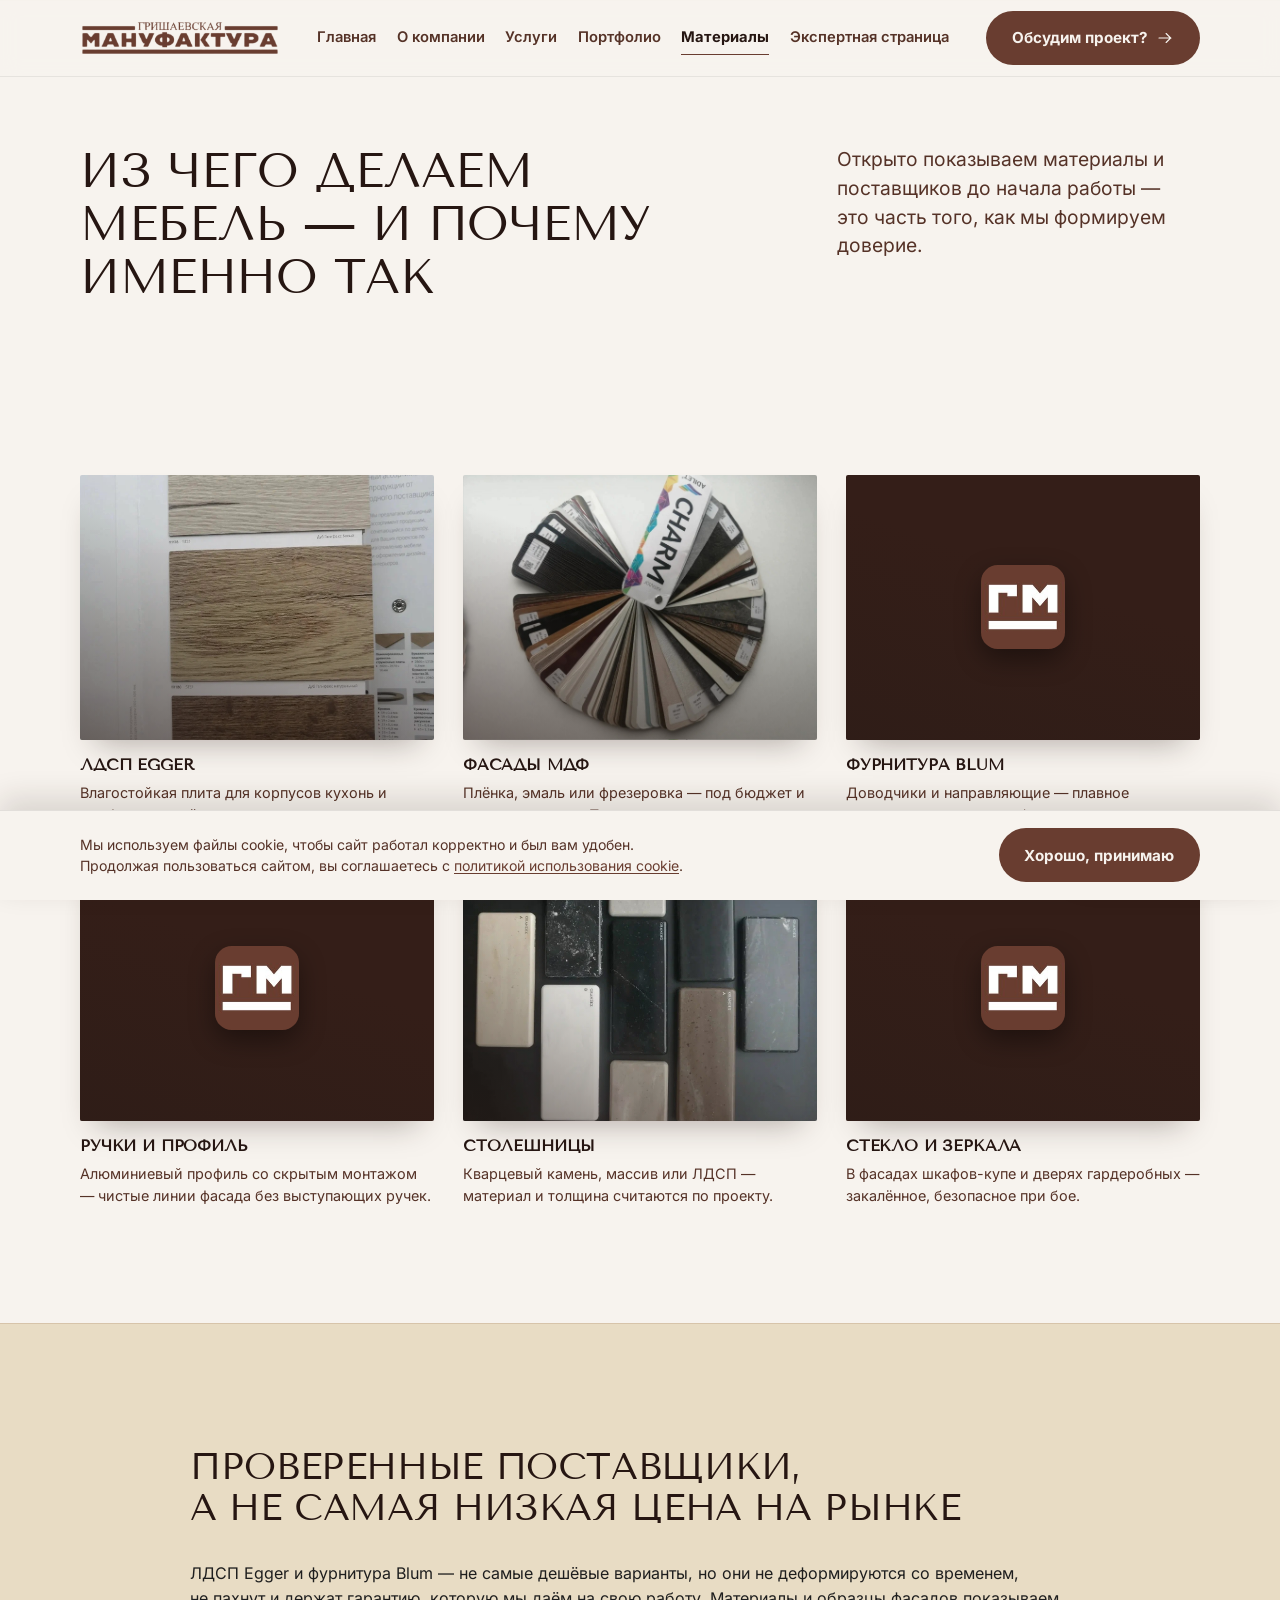
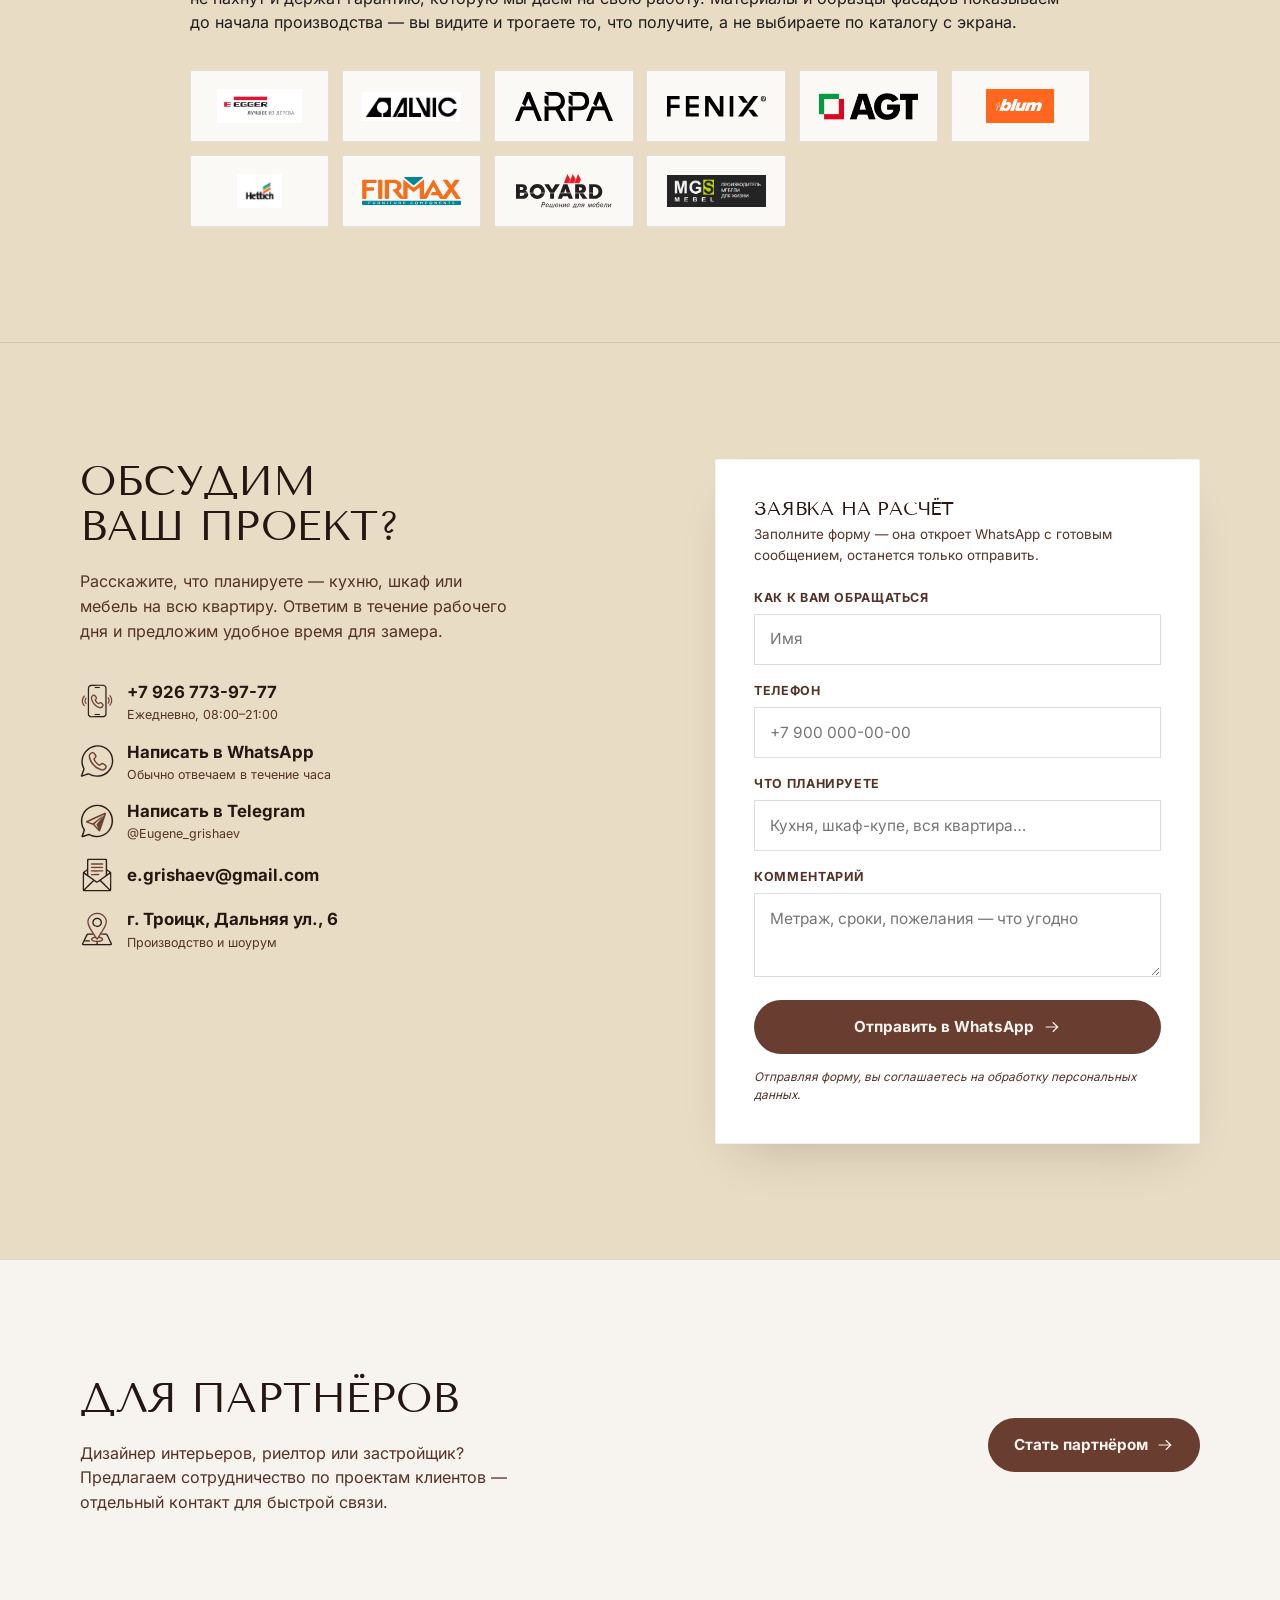
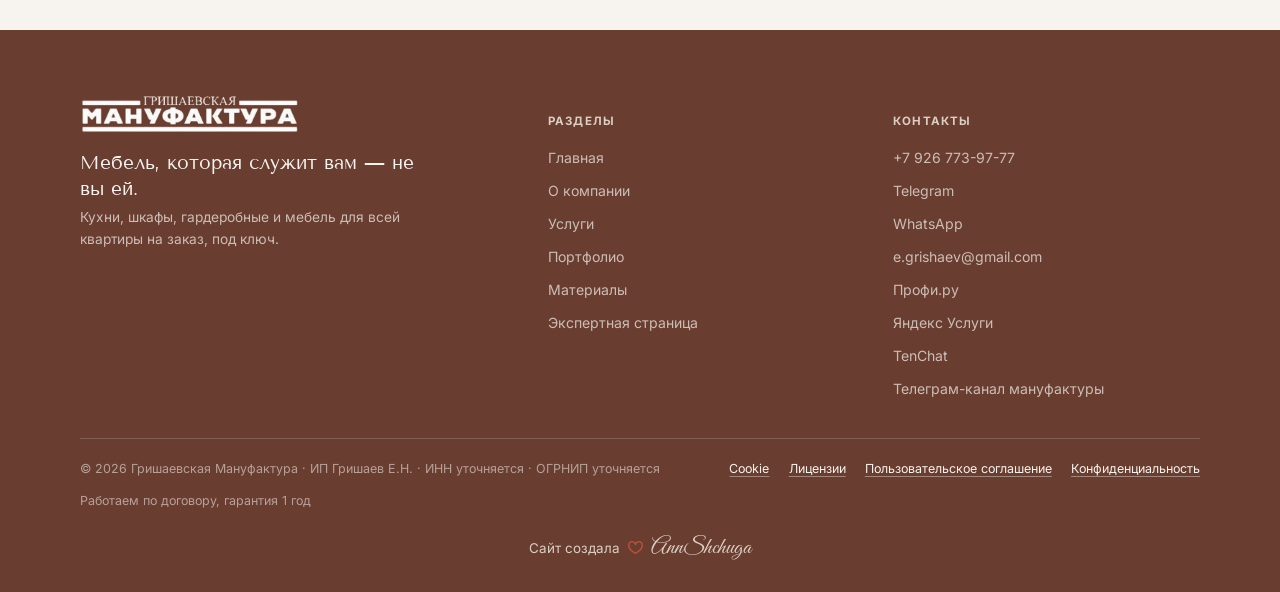
<file: projects/grishaevskaya-manufaktura/materials.html>
<!DOCTYPE html>
<html lang="ru">
<head>
<meta charset="UTF-8">
<meta name="viewport" content="width=device-width, initial-scale=1">
<title>Материалы и фурнитура — Гришаевская Мануфактура</title>
<meta name="description" content="ЛДСП Egger, фасады МДФ, фурнитура Blum — из чего и почему именно так мы делаем кухни и шкафы на заказ.">
<meta property="og:title" content="Материалы и фурнитура — Гришаевская Мануфактура">
<meta property="og:description" content="ЛДСП Egger, фасады МДФ, фурнитура Blum — из чего и почему именно так мы делаем кухни и шкафы на заказ.">
<meta property="og:type" content="website">
<meta property="og:image" content="assets/og-image.jpg">
<meta property="og:image:width" content="1200">
<meta property="og:image:height" content="630">
<meta name="twitter:card" content="summary_large_image">
<meta name="twitter:title" content="Материалы и фурнитура — Гришаевская Мануфактура">
<meta name="twitter:description" content="ЛДСП Egger, фасады МДФ, фурнитура Blum — из чего и почему именно так мы делаем кухни и шкафы на заказ.">
<meta name="twitter:image" content="assets/og-image.jpg">
<link rel="icon" href="data:image/svg+xml,%3Csvg xmlns='http://www.w3.org/2000/svg' viewBox='0 0 32 32'%3E%3Crect width='32' height='32' fill='%23714E44'/%3E%3Ctext x='16' y='22' font-family='Georgia,serif' font-size='18' fill='%23F7F3EE' text-anchor='middle'%3EГМ%3C/text%3E%3C/svg%3E">
<link rel="icon" href="assets/favicon-32.png" sizes="32x32" type="image/png">
<link rel="apple-touch-icon" href="assets/apple-touch-icon.png">
<link rel="stylesheet" href="css/style.css">
</head>
<body>

<!-- ============================= SVG ICON SPRITE ============================= -->
<svg width="0" height="0" style="position:absolute" aria-hidden="true">
<defs>
  <symbol id="icon-shield" viewBox="0 0 24 24" fill="none" stroke="currentColor" stroke-width="1.5" stroke-linecap="round" stroke-linejoin="round">
    <path d="M12 3l8 3.2v5.4c0 5-3.5 8-8 9.4-4.5-1.4-8-4.4-8-9.4V6.2z"/><path d="M8.8 12l2.2 2.2 4.2-4.4"/>
  </symbol>
  <symbol id="icon-star" viewBox="0 0 24 24" fill="currentColor" stroke="none">
    <path d="M12 2.5l2.9 6.3 6.8.7-5.1 4.6 1.5 6.7L12 17.4 5.9 20.8l1.5-6.7-5.1-4.6 6.8-.7z"/>
  </symbol>
  <symbol id="icon-clock" viewBox="0 0 24 24" fill="none" stroke="currentColor" stroke-width="1.5" stroke-linecap="round" stroke-linejoin="round">
    <circle cx="12" cy="12" r="9"/><path d="M12 7.5V12l3.5 2"/>
  </symbol>
  <symbol id="icon-phone" viewBox="0 0 24 24" fill="none" stroke="currentColor" stroke-width="1.5" stroke-linecap="round" stroke-linejoin="round">
    <path d="M6.6 3h3l1.4 4.4-2.3 1.9a13.2 13.2 0 0 0 6 6l1.9-2.3L21 17.4v3a1.8 1.8 0 0 1-2 1.8C10.4 21.3 4.7 15.6 2.2 7.1A1.8 1.8 0 0 1 4 5z"/>
    <path stroke="var(--walnut)" d="M15.5 2.5a7 7 0 0 1 5 5"/>
    <path stroke="var(--walnut)" d="M15.5 6a3.6 3.6 0 0 1 2.6 2.6"/>
  </symbol>
  <symbol id="icon-chat" viewBox="0 0 24 24" fill="none" stroke="currentColor" stroke-width="1.5" stroke-linecap="round" stroke-linejoin="round">
    <path d="M21 12.2a8.5 8.5 0 1 1-3.6-6.9L21 4l-1.1 4A8.4 8.4 0 0 1 21 12.2Z"/>
    <path stroke="var(--walnut)" fill="var(--walnut)" stroke-width="1.1" d="M9 9.6a3 3 0 1 0 2.3 5L14 15l-.8-2.6a3 3 0 0 0-4.2-2.8Z"/>
  </symbol>
  <symbol id="icon-send" viewBox="0 0 24 24" fill="none" stroke="currentColor" stroke-width="1.5" stroke-linecap="round" stroke-linejoin="round">
    <circle cx="12" cy="12" r="9.5"/>
    <path stroke="var(--walnut)" fill="var(--walnut)" stroke-width="1.1" d="M7.5 12.2 17 7.4l-3.3 9.4-2-3.1-3.6-1Z"/>
  </symbol>
  <symbol id="icon-mail" viewBox="0 0 24 24" fill="none" stroke="currentColor" stroke-width="1.5" stroke-linecap="round" stroke-linejoin="round">
    <rect x="3" y="5.5" width="18" height="13" rx="1"/><path d="M3.5 6.5l8.5 6.5 8.5-6.5"/>
    <path stroke="var(--walnut)" d="M7.5 14.5h4M7.5 16.7h6"/>
  </symbol>
  <symbol id="icon-pin" viewBox="0 0 24 24" fill="none" stroke="currentColor" stroke-width="1.5" stroke-linecap="round" stroke-linejoin="round">
    <path d="M12 22s7-6.7 7-12.6A7 7 0 0 0 5 9.4C5 15.3 12 22 12 22Z"/><circle stroke="var(--walnut)" cx="12" cy="9.4" r="2.4"/>
  </symbol>
  <symbol id="detail-phone" viewBox="8.0 23.6 213.9 227.0"><g><path fill="#261612" fill-opacity="0.965" stroke="#261612" stroke-width="0.5" stroke-opacity="0.965" d="M 178.32,48.72 c 0.31,45.59 0.46,91.18 0.44,136.78 c -0.28,12.67 -0.31,25.33 -0.09,38 c -0.02,1.25 -0.14,2.48 -0.37,3.71 c -0.99,9.7 -7.89,15.22 -16.82,17.65 c -27.53,1.05 -55.4,0.42 -82.98,0.45 c -12.51,0.69 -23.43,-5.52 -24.61,-18.81 c 0,-58.33 0.04,-116.67 0.1,-175 c 0.64,-13.08 10.02,-20.91 22.5,-22.48 c 26.67,-0.28 53.35,-0.28 80.02,-0.02 c 10.6,1.18 20.44,8.68 21.81,19.72 Z M 62.29,48.04 c -0.53,1.84 -0.83,3.72 -0.91,5.64 c -0.57,56.15 0.08,112.63 -0.24,168.82 c -0.01,2.25 0.38,4.43 1.18,6.53 c 2.82,5.99 7.54,9.03 14.18,9.11 c 27,-0.05 54,-0.1 81,-0.17 c 8.44,-0.25 13.27,-7.59 13.42,-15.47 c 0,-56.67 0,-113.33 0,-170 c 0.05,-10.82 -9.28,-17.04 -19.42,-16.46 c -24.99,0.25 -49.97,0.34 -74.96,0.28 c -7.09,1.04 -11.84,4.94 -14.25,11.72 Z M 99.12,46.97 c 0.25,-2.1 1.43,-3.33 3.55,-3.68 c 9.27,-0.23 18.56,-0.33 27.84,-0.29 c 5.51,0.04 6,7.15 0.83,7.72 c -9.3,-0.04 -18.6,-0.13 -27.9,-0.26 c -2.44,0.06 -3.88,-1.1 -4.32,-3.49 Z"/></g>
<g><path fill="var(--walnut)" fill-opacity="0.965" stroke="var(--walnut)" stroke-width="0.5" stroke-opacity="0.965" d="M 74.04,118 c -0.24,-12.92 15.21,-29.5 27.91,-21.28 c 9.13,9.27 21.03,21.15 6.67,32.29 c -0.73,0.95 -0.81,1.97 -0.25,3.03 c 3.54,6.18 9.95,14.47 16.25,17.9 c 5.1,0.91 8.98,-11.41 19.29,-4.15 c 7.06,5.2 18.7,12.43 15.23,22.84 c -3.92,12.61 -15.42,20.2 -28.62,16.23 c -27.92,-7.72 -53.09,-38.52 -56.48,-66.86 Z M 82.24,118 c 1.56,14.27 10.13,28.31 19.48,38.95 c 9.03,9.84 34.34,30.32 46.33,15.6 c 8.21,-9.24 -0.97,-13.93 -7.52,-19.51 c -4.06,-3.65 -7.9,2.87 -11.19,4.65 c -10.32,4.65 -24.46,-14.98 -28.73,-22.71 c -3.34,-7.05 1.78,-10.35 5.55,-15.36 c 3.2,-4.26 -6.64,-12.94 -8.94,-16.31 c -6.99,-3.94 -15.26,8.34 -14.98,14.69 Z"/></g>
<g><path fill="var(--walnut)" fill-opacity="0.957" stroke="var(--walnut)" stroke-width="0.5" stroke-opacity="0.957" d="M 208.82,139.13 c 0.36,-4.05 0.37,-8.1 0.02,-12.15 c -1.31,-8.58 -4.89,-16.1 -10.72,-22.54 c -3.09,-4.69 3.38,-8.56 6.82,-3.87 c 16.44,18.85 15.7,50.09 -1.91,67.84 c -3.29,1.83 -7.13,-1.38 -5.23,-5.07 c 5.55,-7.82 9.41,-14.54 11.02,-24.21 Z M 13.38,136 c 0.59,-11.96 4.65,-22.6 12.18,-31.92 c 3.19,-5.15 10.71,-3.58 8.41,2.38 c -14.03,14.84 -16.92,35.34 -5.91,52.99 c 2.44,3.03 11.48,12.13 1.46,12.47 c -8.25,-3.37 -17.5,-26.81 -16.14,-35.92 Z M 185.81,150.99 c 0.27,-2.72 3.62,-5.5 4.35,-8.44 c 3.34,-9.75 1.18,-17.64 -4.02,-26.08 c 0.08,-5.53 5.6,-4.94 8.08,-1.11 c 7.77,11.66 6.86,27.6 -1.71,38.6 c -2.68,2.59 -6.73,0.94 -6.7,-2.97 Z M 31.79,137 c -0.27,-7.25 1.8,-13.74 6.21,-19.48 c 2.49,-3.71 8.02,-3.34 7.35,1.81 c -5.4,8.61 -8.08,13.99 -5.11,24.75 c 0.82,4.25 9.51,11.18 2.23,13.72 c -7.2,0.18 -11.16,-15.18 -10.68,-20.8 Z"/></g>
<g><path fill="#261612" fill-opacity="0.075" stroke="#261612" stroke-width="0.5" stroke-opacity="0.075" d="M 62.29,48.04 c 0.78,0.05 1.09,0.49 0.94,1.32 c -0.26,7.13 1.31,15.95 1.15,23.21 c -0.39,1.49 -1.12,0.84 -2.07,1.8 c -0.92,3.57 1.85,17.05 2.02,22.19 c 0.35,1.89 -0.89,1.94 -2.04,2.83 c -0.21,2.07 -0.2,4.14 0.01,6.21 c 1.28,0.88 2.36,0.94 2.09,2.92 c -0.38,3.36 0.53,20.14 -0.64,21.9 c -2.51,1.51 -0.15,2.5 0.5,4.02 c 0.06,2.75 -0.22,5.46 -0.85,8.12 c 1.23,5.74 0.7,11.09 0.89,16.94 c -0.43,1.94 -2.16,0.76 -2.22,2.82 c 0.23,6.55 3.14,26.75 0.94,31.38 c -0.92,4.82 -0.32,10.41 -0.67,14.98 c 0.62,0.56 1.08,1.21 1.39,1.96 c -0.48,4.53 1.32,14.83 -1.41,18.39 c -0.8,-2.1 -1.19,-4.28 -1.18,-6.53 c 0.32,-56.19 -0.33,-112.67 0.24,-168.82 c 0.08,-1.92 0.38,-3.8 0.91,-5.64 Z"/></g>
<g><path fill="#261612" fill-opacity="0.933" stroke="#261612" stroke-width="0.5" stroke-opacity="0.933" d="M 98.08,227.04 c 0.25,-2.01 1.39,-3.11 3.4,-3.28 c 9.61,-0.16 19.22,-0.27 28.83,-0.33 c 5.92,-0.5 6.43,7.1 1.16,7.3 c -10.16,0.18 -20.32,0.1 -30.48,-0.25 c -1.76,-0.46 -2.74,-1.61 -2.91,-3.44 Z"/></g>
<g><path fill="var(--walnut)" fill-opacity="0.114" stroke="var(--walnut)" stroke-width="0.5" stroke-opacity="0.114" d="M 178.32,48.72 c 0.9,0.23 1.37,0.8 1.4,1.72 c -0.06,8.35 -0.08,16.7 -0.06,25.05 c 0.24,1.67 0.46,3.35 0.65,5.02 c 0,8.99 -0.03,17.98 -0.09,26.97 c 0.42,0.98 0.73,2 0.94,3.04 c -0.44,0.62 -0.74,1.3 -0.9,2.03 c 0.03,4.97 0.02,9.94 -0.01,14.91 c 0.08,0.74 0.3,1.43 0.64,2.09 c -0.29,0.64 -0.5,1.31 -0.62,2 c 0.01,22.33 0.03,44.66 0.07,66.98 c -0.36,1.98 -0.6,3.96 -0.71,5.97 c -0.15,7.24 0.51,14.59 -0.01,21.81 c -0.3,0.48 -0.74,0.78 -1.32,0.9 c 0.23,-1.23 0.35,-2.46 0.37,-3.71 c -0.22,-12.67 -0.19,-25.33 0.09,-38 c 0.02,-45.6 -0.13,-91.19 -0.44,-136.78 Z"/></g>
<g><path fill="var(--walnut)" fill-opacity="0.129" stroke="var(--walnut)" stroke-width="0.5" stroke-opacity="0.129" d="M 208.84,126.98 c 0.35,4.05 0.34,8.1 -0.02,12.15 c -1.44,-1.68 -1.29,-6.46 -0.73,-8.57 c 0.26,-0.74 -0.94,-3.99 0.75,-3.58 Z"/></g></symbol>
  <symbol id="detail-whatsapp" viewBox="10.3 12.8 202.4 197.9"><g><path fill="#261612" fill-opacity="0.965" stroke="#261612" stroke-width="0.5" stroke-opacity="0.965" d="M 14.96,201 c 5.02,-13.82 9.98,-27.67 14.88,-41.54 c 0.09,-0.52 0.04,-1.03 -0.15,-1.52 c -44.96,-85.45 54.98,-177.21 136.64,-125.64 c 74.11,49.21 43.7,164.54 -43.87,173.39 c -21.4,1.9 -42.16,-3.05 -60.96,-13.12 c -12.59,3.41 -28.27,9.13 -41.18,13.11 c -3.38,0.24 -5.17,-1.32 -5.36,-4.68 Z M 25.12,194.92 c 3.77,0.8 27.21,-8.34 32.83,-9.58 c 6.09,-2.56 11.71,2.86 17.11,4.97 c 50.66,22.97 107.29,-3.9 122.59,-56.99 c 14.48,-61.22 -32.02,-116.31 -95.11,-107.03 c -59.42,10.07 -95.51,75.86 -64.82,129.62 c 1.71,5.01 -10.12,32.47 -12.6,39.01 Z"/></g>
<g><path fill="var(--walnut)" fill-opacity="0.965" stroke="var(--walnut)" stroke-width="0.5" stroke-opacity="0.965" d="M 61.84,83 c 0.31,-16.61 22.05,-35.82 35.86,-19.04 c 11.19,13.68 17.94,20.82 1.94,35.05 c -1.29,1.65 -1.29,3.32 0.03,5.01 c 1.91,6.36 23.34,30.8 29.39,27.46 c 5.62,-5.17 9.55,-10.73 18.25,-8.12 c 7.74,4.64 25.49,12.33 22.52,24.11 c -7.73,27.43 -34.21,24.57 -54.17,12.3 c -24.97,-13.76 -52.92,-47.56 -53.82,-76.77 Z M 69.89,84 c 3.38,32.35 39.56,72.56 72.77,76.7 c 9.44,1.54 26.37,-14.72 14.89,-20.83 c -3.51,-1.86 -11.64,-9.96 -15.59,-8.48 c -7.93,6.2 -12.72,13.13 -23.4,5.52 c -8.37,-5.92 -34.78,-30.08 -27.15,-41.17 c 3.28,-4.52 12.6,-9.28 7.99,-15.78 c -3.4,-4.07 -10.25,-16.83 -16.77,-13.78 c -6.74,3.44 -13.09,9.66 -12.74,17.82 Z"/></g></symbol>
  <symbol id="detail-telegram" viewBox="12.4 13.6 193.5 194.8"><g><path fill="#261612" fill-opacity="0.965" stroke="#261612" stroke-width="0.5" stroke-opacity="0.965" d="M 16.96,111 c 1.93,-99.97 140.48,-130.88 178.47,-34 c 25.92,73.67 -39.49,146.24 -115.96,122.09 c -5.4,-2.08 -10.72,-4.31 -15.97,-6.71 c -5.73,0.89 -37.66,12.57 -40.54,11.22 c -2.39,-1.18 -3.23,-3.05 -2.51,-5.61 c 1.58,-5.15 12.65,-33.4 11.15,-36.3 c -9.82,-15.48 -14.7,-32.38 -14.64,-50.69 Z M 24.99,112 c 0.17,16.62 4.43,33.45 14.45,46.94 c 1.39,2.05 1.53,4.2 0.44,6.44 c -3.39,9.28 -6.52,18.64 -9.4,28.09 c 0.46,0.9 1.81,0.15 2.52,0.04 c 7.33,-1.85 25.23,-8.65 31.47,-9.29 c 19.36,9.47 33.85,13.75 55.99,11.49 c 94.8,-16.46 97.49,-152.47 3,-169.45 c -51.66,-6.84 -98.94,33.24 -98.47,85.74 Z"/></g>
<g><path fill="var(--walnut)" fill-opacity="0.973" stroke="var(--walnut)" stroke-width="0.5" stroke-opacity="0.973" d="M 46,116 c 0.01,-2.17 1.01,-3.68 3,-4.52 c 34.98,-15.54 69.89,-31.22 104.73,-47.04 c 4.41,-2.37 8.45,1.06 7.03,5.9 c -11.04,32.02 -22.02,64.05 -32.96,96.09 c -1.22,4.32 -5.95,5.65 -9.24,2.52 c -10.51,-11.47 -20.84,-24.21 -31.51,-35.39 c -12.88,-4.39 -25.71,-8.94 -38.49,-13.65 c -1.59,-0.81 -2.45,-2.12 -2.56,-3.91 Z M 122.76,86.81 c -20.22,9.4 -41.07,18.82 -61.47,27.89 c -0.71,0.3 -1.04,0.82 -0.99,1.56 c 8.65,2.84 17.33,5.6 26.04,8.27 c 13.3,-10.77 26.61,-21.54 39.95,-32.28 c 3.75,-2.84 7.53,-5.62 11.36,-8.34 c 2.56,0.13 -1.19,3.8 -1.45,4.79 c -1.19,2.53 -2.72,4.84 -4.59,6.91 c -3.58,3.4 -7.17,6.81 -10.74,10.21 c -6.86,5.99 -13.64,12.06 -20.34,18.2 c -1.92,1.78 -3.72,3.63 -5.41,5.57 c -0.02,0.53 0.14,0.99 0.5,1.38 c 6.7,7.55 13.32,15.15 19.84,22.8 c 0.35,-0.54 0.34,-1.1 -0.04,-1.68 c -1.89,-4.72 -8.58,-16.31 -8.51,-20.6 c 2.83,-5.78 13.18,-17.12 17.3,-23.32 c 3.36,-3.97 6.64,-8.01 9.82,-12.12 c 1.49,-1.86 2.89,-3.8 4.18,-5.81 c 3.46,-4.67 7.07,-9.21 10.84,-13.64 c 0.48,-0.46 0.56,-0.97 0.27,-1.51 c -1.92,0.58 -3.82,1.25 -5.71,2 c -6.84,3.48 -13.79,6.72 -20.85,9.72 Z"/></g>
<g><path fill="var(--walnut)" fill-opacity="0.012" stroke="var(--walnut)" stroke-width="0.5" stroke-opacity="0.012" d="M 122.76,86.81 c 3.31,0.71 1.24,0.59 1.46,2.46 c 0.57,1.08 1.26,2.07 2.07,2.98 c -13.34,10.74 -26.65,21.51 -39.95,32.28 c -8.71,-2.67 -17.39,-5.43 -26.04,-8.27 c -0.05,-0.74 0.28,-1.26 0.99,-1.56 c 20.4,-9.07 41.25,-18.49 61.47,-27.89 Z"/></g>
<g><path fill="var(--walnut)" fill-opacity="0.031" stroke="var(--walnut)" stroke-width="0.5" stroke-opacity="0.031" d="M 120.87,105.82 c 1.19,0.67 2.31,1.45 3.34,2.35 c -4.12,6.2 -14.47,17.54 -17.3,23.32 c -0.07,4.29 6.62,15.88 8.51,20.6 c 0.38,0.58 0.39,1.14 0.04,1.68 c -6.52,-7.65 -13.14,-15.25 -19.84,-22.8 c -0.36,-0.39 -0.52,-0.85 -0.5,-1.38 c 1.69,-1.94 3.49,-3.79 5.41,-5.57 c 6.7,-6.14 13.48,-12.21 20.34,-18.2 Z"/></g>
<g><path fill="var(--walnut)" fill-opacity="0.086" stroke="var(--walnut)" stroke-width="0.5" stroke-opacity="0.086" d="M 131.61,95.61 c 0.78,0.29 1.59,0.44 2.42,0.44 c -3.18,4.11 -6.46,8.15 -9.82,12.12 c -1.03,-0.9 -2.15,-1.68 -3.34,-2.35 c 3.57,-3.4 7.16,-6.81 10.74,-10.21 Z"/></g>
<g><path fill="var(--walnut)" fill-opacity="0.255" stroke="var(--walnut)" stroke-width="0.5" stroke-opacity="0.255" d="M 136.2,88.7 c 0.4,0.87 1.07,1.38 2.01,1.54 c -1.29,2.01 -2.69,3.95 -4.18,5.81 c -0.83,0 -1.64,-0.15 -2.42,-0.44 c 1.87,-2.07 3.4,-4.38 4.59,-6.91 Z"/></g>
<g><path fill="var(--walnut)" fill-opacity="0.063" stroke="var(--walnut)" stroke-width="0.5" stroke-opacity="0.063" d="M 138.21,90.24 c -0.94,-0.16 -1.61,-0.67 -2.01,-1.54 c 0.26,-0.99 4.01,-4.66 1.45,-4.79 c -3.83,2.72 -7.61,5.5 -11.36,8.34 c -0.81,-0.91 -1.5,-1.9 -2.07,-2.98 c -0.22,-1.87 1.85,-1.75 -1.46,-2.46 c 7.06,-3 14.01,-6.24 20.85,-9.72 c 1.89,-0.75 3.79,-1.42 5.71,-2 c 0.29,0.54 0.21,1.05 -0.27,1.51 c -3.77,4.43 -7.38,8.97 -10.84,13.64 Z"/></g></symbol>
  <symbol id="detail-mail" viewBox="12.0 16.2 173.2 196.1"><g><path fill="#261612" fill-opacity="0.961" d="M 16.21,192 c 0.96,-30.41 -0.53,-61.18 0.54,-91.51 c 0.68,-7.43 20.71,-13.41 24.03,-21.05 c 0.16,-17.31 0.23,-34.63 0.21,-51.95 c -0.17,-10.28 14.02,-5.9 20.52,-7.04 c 29.82,0.61 60.29,-0.32 90,0.42 c 3.45,0.83 5.25,3.03 5.4,6.62 c -0.01,17.33 0.05,34.65 0.17,51.97 c 3.16,7.5 22.13,12.78 23.92,21.04 c -0.05,33 -0.05,66 -0.03,99 c -0.16,4.85 -3.4,8.73 -8.47,8.59 c -49.67,0 -99.34,-0.04 -149.01,-0.12 c -8.72,-1.25 -7.15,-9.38 -7.28,-15.97 Z M 48.7,76 c 0.03,6.58 -1.07,37.6 1.46,41.21 c 15.24,11.08 30.55,22.07 45.93,32.97 c 1.53,0.8 3.05,0.81 4.59,0.04 c 14.56,-10.48 29.15,-20.93 43.76,-31.34 c 1.83,-1.13 3.28,-2.61 4.35,-4.43 c 0.19,-22.98 0.29,-45.96 0.29,-68.95 c -0.01,-5.29 -0.13,-10.57 -0.37,-15.84 c -0.33,-1.17 -2.24,-1.29 -3.2,-1.47 c -31.01,-0.18 -62.01,-0.15 -93.02,0.09 c -2.38,-0.21 -3.62,0.87 -3.72,3.22 c 0.01,14.83 -0.02,29.67 -0.07,44.5 Z M 27.64,100.03 c 3.07,3.95 7.95,5.87 11.68,9.16 c 0.48,0.44 0.96,0.48 1.44,0.11 c 0.13,-5.6 0.17,-11.2 0.13,-16.81 c -0.08,-1.41 -0.71,-1.71 -1.89,-0.9 c -4.04,2.49 -7.83,5.3 -11.36,8.44 Z M 156.79,94 c 0.03,4.52 0.05,9.04 0.09,13.56 c 0.21,1.46 0.91,1.72 2.1,0.78 c 1.72,-1.13 10.78,-6.82 10.5,-8.69 c -2.3,-3.18 -7.9,-6.05 -11.14,-8.52 c -1.81,-0.84 -1.57,1.91 -1.55,2.87 Z M 23.65,188 c 0.12,0.82 -0.42,8 2.01,5.26 c 15.37,-14.32 30.5,-28.88 45.4,-43.7 c 1.41,-1.17 2.54,-2.57 3.38,-4.2 c 0.24,-0.97 -1.83,-2.45 -2.41,-3.04 c -15.71,-11.53 -31.53,-22.88 -47.47,-34.06 c -0.47,0.66 -0.66,1.4 -0.55,2.22 c -0.08,25.84 -0.21,51.68 -0.36,77.52 Z M 122.98,145.02 c 3.3,5.86 20.41,20.34 25.75,26.76 c 7.99,7.35 15.81,14.87 23.48,22.56 c 0.26,0.28 0.55,0.36 0.89,0.24 c 0.46,-3.15 0.66,-6.32 0.61,-9.52 c 0.11,-17.52 0.2,-35.04 0.29,-52.56 c 0.02,-8 -0.29,-15.98 -0.94,-23.93 c -0.38,-0.29 -0.76,-0.28 -1.13,0.03 c -15.63,10.89 -31.39,22.7 -46.93,33.75 c -0.84,0.8 -1.51,1.69 -2.02,2.67 Z M 30.01,199.95 c 2.14,0.35 4.3,0.49 6.49,0.41 c 43.02,-0.11 86.04,-0.2 129.05,-0.26 c 0.5,0 0.83,-0.21 1.01,-0.64 c -13.5,-12.98 -26.9,-26.09 -40.18,-39.34 c -3.24,-3.06 -6.52,-6.08 -9.84,-9.04 c -4.85,-3.23 -13.59,11.58 -20.89,7.66 c -3.83,-2.4 -7.58,-4.92 -11.25,-7.56 c -1.86,-1.08 -3.52,-0.84 -4.98,0.73 c -16.4,16.1 -32.87,32.11 -49.41,48.04 Z"/></g>
<g><path fill="var(--walnut)" fill-opacity="0.965" d="M 132.7,54.65 c -1.04,0.27 -2.1,0.41 -3.18,0.4 c -21.1,0 -42.18,-0.11 -63.26,-0.33 c -2.81,-0.66 -3.83,-2.36 -3.05,-5.11 c 1.61,-1.97 3.7,-2.81 6.28,-2.54 c 20.34,0.08 40.68,0.1 61.02,0.06 c 5.07,-0.03 7.09,5.83 2.19,7.52 Z"/></g>
<g><path fill="var(--walnut)" fill-opacity="0.965" d="M 66.11,87.08 c 21.96,-0.13 43.91,-0.14 65.87,-0.04 c 1.11,0.18 1.97,0.72 2.6,1.64 c 1.26,3.22 0.22,5.22 -3.12,5.99 c -21.28,0.05 -42.68,0.35 -63.96,0.05 c -5,0.38 -6.39,-6.03 -1.39,-7.64 Z"/></g>
<g><path fill="var(--walnut)" fill-opacity="0.965" d="M 66.03,67.09 c 22.27,-0.13 44.53,-0.11 66.79,0.05 c 0.69,0.38 1.25,0.91 1.65,1.59 c 0.97,2.62 0.14,4.36 -2.48,5.24 c -21.98,0.13 -43.97,0.11 -65.96,-0.06 c -4.04,-0.58 -3.95,-6.19 0,-6.82 Z"/></g>
<g><path fill="var(--walnut)" fill-opacity="0.969" d="M 62.95,111.99 c -0.26,-3.76 2.44,-4.35 5.55,-4.19 c 13.51,0.02 27.02,-0.01 40.53,-0.07 c 4.81,0.47 4.76,8.19 -2.53,7.5 c -13.34,0.03 -26.67,-0.02 -40.01,-0.15 c -2,-0.09 -3.18,-1.12 -3.54,-3.09 Z"/></g>
<g><path fill="#261612" fill-opacity="0.024" d="M 27.64,100.03 c 3.53,-3.14 7.32,-5.95 11.36,-8.44 c 1.18,-0.81 1.81,-0.51 1.89,0.9 c 0.04,5.61 0,11.21 -0.13,16.81 c -0.48,0.37 -0.96,0.33 -1.44,-0.11 c -3.73,-3.29 -8.61,-5.21 -11.68,-9.16 Z M 156.79,94 c -0.02,-0.96 -0.26,-3.71 1.55,-2.87 c 3.24,2.47 8.84,5.34 11.14,8.52 c 0.28,1.87 -8.78,7.56 -10.5,8.69 c -1.19,0.94 -1.89,0.68 -2.1,-0.78 c -0.04,-4.52 -0.06,-9.04 -0.09,-13.56 Z"/></g>
<g><path fill="var(--walnut)" fill-opacity="0.18" d="M 131.98,87.04 c -21.96,-0.1 -43.91,-0.09 -65.87,0.04 c -0.18,-1.1 3.69,-0.85 4.39,-1.1 c 8,0.13 16,0.11 24,-0.05 c 12.01,-0.05 24.02,0.05 36.02,0.29 c 0.53,0.09 1.7,-0.16 1.46,0.82 Z"/></g>
<g><path fill="var(--walnut)" fill-opacity="0.294" d="M 66.03,73.91 c 21.99,0.17 43.98,0.19 65.96,0.06 c 0.07,1.21 -1.74,1.02 -2.48,1.08 c -9,-0.25 -18.01,-0.23 -27.01,0.03 c -11.69,-0.04 -23.38,-0.13 -35.07,-0.26 c -0.77,0.1 -1.24,-0.2 -1.4,-0.91 Z"/></g>
<g><path fill="var(--walnut)" fill-opacity="0.29" d="M 132.82,67.14 c -22.26,-0.16 -44.52,-0.18 -66.79,-0.05 c 0.16,-0.69 0.62,-1.01 1.36,-0.95 c 21.39,-0.2 42.77,-0.21 64.16,-0.02 c 0.74,-0.02 1.17,0.32 1.27,1.02 Z"/></g>
<g><path fill="var(--walnut)" fill-opacity="0.078" d="M 66.26,54.72 c 21.08,0.22 42.16,0.33 63.26,0.33 c 1.08,0.01 2.14,-0.13 3.18,-0.4 c 0.06,0.82 -0.32,1.26 -1.17,1.33 c -21.33,0.18 -42.66,0.12 -63.98,-0.17 c -0.91,0.15 -1.34,-0.21 -1.29,-1.09 Z"/></g></symbol>
  <symbol id="detail-pin" viewBox="10.0 15.6 193.5 208.2"><g><path fill="#261612" fill-opacity="0.965" stroke="#261612" stroke-width="0.5" stroke-opacity="0.965" d="M 77.93,79 c 1.66,-37.02 55.48,-37.52 59.08,-2.5 c 1.98,39.78 -58.06,42.27 -59.08,2.5 Z M 85.63,80 c 1.56,30.15 50.72,24.51 42.66,-7.67 c -9.41,-23 -43.12,-16.03 -42.66,7.67 Z M 78.89,146.99 c 1.88,1.91 4.06,5.63 4.93,8.13 c -6.89,-0.89 -23.5,-0.48 -31.34,-0.34 c -2.09,0.09 -3.45,1.15 -4.09,3.18 c -4.94,10.19 -9.92,20.36 -14.92,30.51 c 0.31,1.16 2.16,0.78 3.03,0.94 c 8.28,-0.16 16.56,-0.16 24.84,-0.01 c 4.58,1.17 3.48,7.25 -0.83,6.87 c -10.2,0.09 -20.38,0.17 -30.56,0.24 c -3.12,4.23 -4.8,9.02 -7.37,13.53 c -0.57,1.08 -0.25,1.67 0.94,1.78 c 26.28,0.19 52.59,0.2 78.86,-0.16 c 0.71,-0.15 1.09,-0.6 1.13,-1.34 c 0.08,-3.39 0.21,-6.77 0.38,-10.15 c 1.94,-0.43 5.36,-0.9 7.1,0.18 c -0.12,3.65 -0.03,7.29 0.27,10.92 c 0.32,0.41 0.74,0.6 1.27,0.57 c 25.65,0.01 51.3,0.01 76.95,-0.02 c 1.75,0.02 1.16,-1.48 0.65,-2.43 c -8.99,-17.81 -16.96,-36.14 -26.12,-53.85 c -3.56,-1.93 -15.44,-0.96 -19.84,-0.67 c -0.05,-0.42 -0.29,-0.7 -0.7,-0.83 c -3.34,-0.01 -6.68,-0.04 -10.03,-0.08 c -0.92,-0.1 -1.48,0.29 -1.68,1.16 c -0.52,0.01 -1.05,0.04 -1.57,0.09 c -0.07,-0.83 4.11,-7.24 4.99,-8.26 c 9.43,0.1 18.86,0.18 28.29,0.26 c 4.38,0.96 7.43,3.55 9.15,7.74 c 8.39,18.13 16.97,36.16 25.75,54.08 c 2.05,5.46 -2.34,10.24 -7.87,10.11 c -56.35,0.31 -112.66,0.25 -169.01,-0.13 c -6.17,-0.7 -8.66,-6.31 -5.74,-11.7 c 8.64,-17.14 17.06,-34.38 25.26,-51.74 c 2.05,-4.3 4.41,-7.75 9.51,-8.37 c 9.46,-0.11 18.91,-0.18 28.37,-0.21 Z"/></g>
<g><path fill="var(--walnut)" fill-opacity="0.965" stroke="var(--walnut)" stroke-width="0.5" stroke-opacity="0.965" d="M 135.18,146.95 c -0.88,1.02 -5.06,7.43 -4.99,8.26 c -0.69,0.1 -1.21,0.45 -1.55,1.07 c -2.04,3.36 -3.94,6.78 -5.7,10.27 c 0.1,0.62 0.46,0.99 1.08,1.11 c 10.33,1.61 26.54,8.92 18.01,21.91 c -7.2,7.72 -20.31,9.32 -30.25,9.89 c -0.39,0.18 -0.65,0.48 -0.79,0.89 c -1.74,-1.08 -5.16,-0.61 -7.1,-0.18 c -0.66,-0.37 -1.37,-0.64 -2.11,-0.81 c -10.36,-0.78 -25.18,-2.48 -31,-12.41 c -4.1,-10.28 7.2,-16.02 15.26,-18.33 c 1.89,-0.43 3.75,-0.88 5.57,-1.33 c -0.16,-1.74 -6.29,-11.4 -7.79,-12.17 c -0.87,-2.5 -3.05,-6.22 -4.93,-8.13 c -0.04,-0.61 -0.23,-1.18 -0.55,-1.7 c -19.72,-30.42 -47.07,-68.82 -18.4,-102.85 c 27.32,-30.52 73.06,-29.92 97.99,3.11 c 24.79,34.6 -4.15,69.2 -21.78,99.04 c -0.49,0.72 -0.81,1.51 -0.97,2.36 Z M 54.97,77 c 1.81,26.48 32.4,65.96 46.06,89.48 c 1.59,2.39 3.27,4.71 5.05,6.97 c 0.34,0.41 0.78,0.58 1.31,0.5 c 1.99,-2.37 3.86,-4.86 5.59,-7.47 c 15.73,-25 33.41,-50.05 44.72,-77.42 c 9.87,-30.11 -15.44,-58.71 -45.35,-60.8 c -28.83,-2.28 -57.04,18.65 -57.38,48.74 Z M 77.75,181.93 c 0.45,11.36 36.99,11.14 44.62,8.88 c 4.38,-0.8 18.08,-4.64 12.55,-11.13 c -2.85,-2.11 -15.72,-7.38 -18.24,-4.63 c -1.99,2.7 -3.93,5.44 -5.83,8.2 c -6.35,4.89 -10.88,-4.19 -14.01,-8.53 c -2.27,-2.42 -17.65,2.91 -19.09,7.21 Z"/></g>
<g><path fill="var(--walnut)" fill-opacity="0.561" d="M 144.17,154.87 c -4.13,0.11 -8.27,0.2 -12.41,0.25 c 0.2,-0.87 0.76,-1.26 1.68,-1.16 c 3.35,0.04 6.69,0.07 10.03,0.08 c 0.41,0.13 0.65,0.41 0.7,0.83 Z"/></g></symbol>
  <symbol id="icon-arrow" viewBox="0 0 24 24" fill="none" stroke="currentColor" stroke-width="1.5" stroke-linecap="round" stroke-linejoin="round">
    <path d="M4 12h16M13.5 6l6 6-6 6"/>
  </symbol>
  <symbol id="mark-kitchen" viewBox="18.1 6.5 214.9 263.5"><g><path fill="#261612" fill-opacity="0.953" d="M 57.08,82.92 c 3.35,-4.5 22.31,-4.08 21.51,0.56 c -2.16,5.59 -11.49,2.48 -16.09,3.22 c -2.38,0.11 -4.3,-1.89 -5.42,-3.78 Z M 153.02,160.78 c 10.34,0.5 20.69,0.53 31.04,0.09 c 6.16,0.04 38.76,-0.95 41.91,0.84 c 2.15,1.02 2.64,2.54 1.48,4.56 c -1.1,1.11 -2.34,2.02 -3.73,2.76 c -0.57,0.73 -0.92,1.55 -1.02,2.48 c 0.14,27.33 0.07,54.67 -0.22,82 c -0.06,1.35 0.23,2.61 0.86,3.8 c 1.53,0.37 6.29,3.98 3.9,5.54 c -2.79,3.27 -10.78,1.34 -14.74,1.94 c -61.33,-0.03 -122.67,0.05 -184,0.25 c -1.72,0.01 -3.35,-0.36 -4.9,-1.08 c -2.29,-3.82 3.66,-6.04 3.11,-10.45 c 0.06,-25.01 0.06,-50.01 -0.03,-75.01 c -0.12,-2.33 -0.29,-4.65 -0.51,-6.96 c -0.79,-2.1 -1.71,-4.14 -2.75,-6.13 c -0.12,-1.89 0.73,-3.04 2.56,-3.43 c 16.5,-0.1 33,-0.29 49.51,-0.55 c 3.24,-0.14 5,-1.57 3.44,-4.81 c -1.93,-1.47 -4.39,-0.5 -6.58,-1.24 c -0.93,-0.25 -1.47,-0.86 -1.6,-1.82 c -1.01,-5.51 4.35,-4.76 7.76,-5.75 c 0.42,-0.41 0.73,-0.9 0.93,-1.46 c 0.34,-5.6 0.55,-11.22 0.64,-16.85 c 4.6,-23.11 33.83,-6.37 24.2,5.24 c -4.61,1.21 -4.51,-4.62 -6.32,-7.25 c -4.17,-5.2 -11.03,-2.46 -11.08,4.01 c -0.08,9 -0.05,17.99 0.08,26.99 c 0.2,2.1 1.38,3.03 3.54,2.78 c 20.83,-0.19 41.71,0.16 62.52,-0.49 Z M 33.07,172.08 c 1.39,2.2 2.11,2.36 4.55,2.69 c 33.59,0.03 67.29,-0.01 100.85,-0.37 c 5.09,-0.6 4.29,-6.21 -0.96,-6.1 c -29,0 -58.01,0.01 -87.01,0.05 c -2.62,0.23 -14.94,-0.52 -16.42,1.36 c -0.37,0.78 -0.7,1.56 -1.01,2.37 Z M 148.34,185 c 0.34,2.14 0.74,3.05 3.16,3.01 c 20.66,0.03 41.32,-0.03 61.98,-0.17 c 1.33,-0.21 2.06,-1.01 2.16,-2.39 c 0.22,-4.96 0.22,-9.91 0,-14.87 c -0.24,-2.22 -2.35,-2.27 -4.13,-2.36 c -20.27,-0.12 -40.53,-0.02 -60.79,0.3 c -1.41,0.37 -2.14,1.29 -2.19,2.76 c -0.14,4.57 -0.21,9.15 -0.19,13.72 Z M 158.19,177.95 c 1.32,-1.81 3.08,-2.83 5.3,-3.04 c 6.92,0.65 37.86,-1.62 41.7,1.54 c 2.88,2.34 -1.17,5.37 -3.69,5.34 c -5.71,-0.07 -37.76,0.91 -40.38,-0.49 c -1.41,-0.75 -2.38,-1.87 -2.93,-3.35 Z M 33.55,207 c 0.01,11.17 0.1,22.34 0.27,33.51 c 0.13,4.12 0.62,4.43 4.67,4.49 c 12.34,0.01 24.68,-0.02 37.02,-0.09 c 3.26,0.33 4.75,-1.14 4.45,-4.4 c 0.15,-18.68 0.15,-37.35 -0.01,-56.02 c -0.08,-2.18 -1.23,-3.23 -3.44,-3.15 c -12.92,-0.33 -25.83,-0.33 -38.75,-0.02 c -2.44,-0.27 -3.76,0.79 -3.96,3.18 c -0.01,7.5 -0.09,15 -0.25,22.5 Z M 86.82,212 c 0.09,9.83 0.14,19.67 0.15,29.5 c 0.01,3.03 1.94,3.4 4.52,3.37 c 15.98,0.09 31.95,-0.01 47.92,-0.27 c 2.08,-0.35 2.34,-2.32 2.36,-4.09 c 0,-18.67 0,-37.33 0.01,-56 c 0.21,-2.68 -2.03,-3.46 -4.28,-3.33 c -15.33,0.18 -30.67,0.12 -46.01,-0.16 c -2.85,-0.06 -4.47,0.26 -4.51,3.48 c 0.04,9.17 -0.01,18.33 -0.16,27.5 Z M 148.37,197 c 0.2,14.67 0.24,29.33 0.13,44 c -0.06,1.37 0.42,2.49 1.45,3.36 c 20.84,0.29 41.69,0.38 62.55,0.28 c 2.58,-0.13 3.69,-1.51 3.31,-4.13 c -0.1,-14.01 -0.11,-28.02 -0.03,-42.03 c 0.02,-2.88 -1.4,-4.11 -4.28,-3.69 c -20,0.31 -40,0.19 -60,-0.37 c -1.75,0.01 -2.8,0.87 -3.13,2.58 Z M 33.29,253.89 c 0.26,3.7 1.84,4.23 5.2,4.3 c 57.67,-0.07 115.34,-0.1 173.01,-0.09 c 6.3,0.82 6.61,-7.35 0.01,-6.69 c -58.01,0.6 -116.01,-0.09 -174.02,0.06 c -1.96,-0.13 -3.36,0.67 -4.2,2.42 Z"/></g>
<g><path fill="#261612" fill-opacity="0.945" d="M 54.89,117.68 c -2.37,-1.09 -4.73,-1.08 -7.08,0.05 c 0.24,-5.4 0.32,-10.82 0.24,-16.25 c 0.06,-0.63 -0.14,-1.16 -0.58,-1.59 c -5.99,-0.27 -11.98,-0.55 -17.98,-0.83 c -1.79,-0.5 -2.73,-1.68 -2.84,-3.54 c 0.24,-26.35 0.34,-52.69 0.29,-79.03 c 0.61,-2.99 2.46,-4.44 5.55,-4.35 c 59.34,-0.19 118.67,-0.41 178.01,-0.63 c 2.83,-0.17 4.29,1.13 4.38,3.88 c -1,4.5 -6.58,1.36 -6.58,4.22 c -0.12,13.2 -0.08,26.41 0.12,39.61 c 0.34,1.45 3.61,1.31 4.68,2.01 c 4.4,3.06 10.54,15.32 14.12,20.11 c 1.16,1.85 1.21,3.73 0.15,5.63 c -1.15,1.68 -4.1,1.47 -5.87,1.52 c -24.67,-0.06 -49.34,-0.14 -74.02,-0.24 c -3.07,-0.68 -4.1,-2.54 -3.1,-5.58 c 4.62,-7.18 9.8,-13.94 15.52,-20.28 c 1.52,-2.23 6.64,-1.07 6.78,-3.01 c 0.12,-13.26 0.14,-26.52 0.04,-39.78 c -0.32,-1.09 -1.07,-1.52 -2.25,-1.31 c -8.27,-0.2 -16.54,-0.22 -24.81,-0.08 c -0.74,0.54 -1.09,1.28 -1.06,2.22 c -0.5,24.33 0.24,48.73 0.17,73.07 c -0.06,4.14 -2.15,6 -6.27,5.59 c -25.58,0.12 -51.16,0.21 -76.74,0.28 c -0.61,0.55 -0.88,1.25 -0.78,2.11 c -0.04,5.4 -0.07,10.8 -0.09,16.2 Z M 83.84,81.01 c 1.61,0.3 1.04,-1.81 1.6,-2.64 c 1.13,1.76 2.75,2.65 4.87,2.64 c 0.29,3.17 0.39,6.34 0.31,9.52 c -0.04,0.95 0.33,1.64 1.13,2.09 c 13.09,-0.05 26.18,-0.14 39.25,-0.25 c 0.56,-0.49 0.81,-1.12 0.75,-1.88 c 0.19,-23.34 0.24,-46.67 0.15,-70 c 0.07,-0.81 -0.21,-1.45 -0.84,-1.93 c -9.51,-0.19 -19.03,-0.28 -28.56,-0.27 c -3.82,-0.05 -7.63,0.09 -11.42,0.43 c -0.56,0.83 -0.79,1.76 -0.68,2.79 c 0.07,11.16 0.07,22.33 -0.02,33.5 c -0.88,-0.28 -1.55,-0.84 -1.99,-1.67 c -0.2,1.2 -0.5,2.39 -0.9,3.55 c -0.77,0.62 -1.05,1.69 -2.12,0.92 c -0.1,-3.12 -0.14,-6.25 -0.11,-9.39 c 0.02,-0.93 -0.42,-1.41 -1.32,-1.43 c 0.02,-8.83 0,-17.65 -0.06,-26.48 c 0.05,-0.56 -0.13,-1.02 -0.54,-1.38 c -14.74,-1.91 -32.84,-0.59 -47.91,-0.41 c -1.52,0.27 -2.11,1.19 -1.77,2.76 c -0.08,22.67 -0.03,45.35 0.15,68.02 c 0.02,1.27 -0.18,3.42 1.75,3.12 c 3.32,0.02 6.63,0.05 9.94,0.08 c 12.35,-0.36 24.69,-0.5 37.03,-0.42 c 0.56,-0.15 0.93,-0.49 1.1,-1.03 c 0.03,-3.41 0.1,-6.83 0.21,-10.24 Z M 173.6,52 c 0.32,1.55 -0.41,7.27 0.94,8.01 c 8.33,0.53 16.66,0.59 25,0.16 c 0.61,0 1.1,-0.25 1.47,-0.74 c 0.28,-2.63 0.46,-5.28 0.55,-7.94 c 0.08,-10.33 0.06,-20.67 -0.06,-31 c 0.07,-0.7 -0.1,-1.31 -0.52,-1.85 c -5.47,-0.5 -10.97,-0.7 -16.48,-0.62 c -1.67,0.24 -9.52,-0.38 -10.36,0.66 c -0.3,0.91 -0.43,1.85 -0.37,2.82 c 0.04,10.17 -0.01,20.33 -0.17,30.5 Z M 154.19,81.76 c 19.1,0.13 38.2,0.14 57.31,0.02 c 0.9,-0.21 7.45,0.25 6.98,-1.25 c -2.17,-3.27 -6.68,-10.79 -9.27,-13.18 c -13.64,-0.81 -28.87,-0.02 -42.72,-0.3 c -1.15,-0.11 -2.15,0.22 -2.98,1 c -1.86,2.5 -9.1,11.27 -9.32,13.71 Z M 104.34,82.99 c 1.27,-5.08 13.3,-2.16 17.17,-2.98 c 4.48,-0.47 6.53,5.09 1.81,6.54 c -5.28,0.2 -10.57,0.13 -15.85,-0.22 c -1.98,-0.23 -3.03,-1.34 -3.13,-3.34 Z"/></g>
<g><path fill="#261612" fill-opacity="0.024" d="M 148.37,197 c 0.33,-1.71 1.38,-2.57 3.13,-2.58 c 20,0.56 40,0.68 60,0.37 c 2.88,-0.42 4.3,0.81 4.28,3.69 c -0.08,14.01 -0.07,28.02 0.03,42.03 c 0.38,2.62 -0.73,4 -3.31,4.13 c -20.86,0.1 -41.71,0.01 -62.55,-0.28 c -1.03,-0.87 -1.51,-1.99 -1.45,-3.36 c 0.11,-14.67 0.07,-29.33 -0.13,-44 Z M 156.64,228 c 0.33,2.38 -1.11,7.95 2.36,8.46 c 14.83,0.49 29.66,0.61 44.5,0.35 c 2.52,0.23 4,-0.87 4.45,-3.3 c 0.01,-9.34 0.02,-18.68 0.02,-28.01 c 0.13,-3.13 -1.36,-4.61 -4.47,-4.46 c -14,-0.1 -28,-0.08 -42,0.07 c -3.32,-0.38 -4.93,1.08 -4.85,4.39 c 0.09,7.5 0.09,15 -0.01,22.5 Z"/></g>
<g><path fill="#261612" fill-opacity="0.02" d="M 33.29,253.89 c 0.84,-1.75 2.24,-2.55 4.2,-2.42 c 58.01,-0.15 116.01,0.54 174.02,-0.06 c 6.6,-0.66 6.29,7.51 -0.01,6.69 c -57.67,-0.01 -115.34,0.02 -173.01,0.09 c -3.36,-0.07 -4.94,-0.6 -5.2,-4.3 Z"/></g>
<g><path fill="#261612" fill-opacity="0.024" d="M 148.34,185 c -0.02,-4.57 0.05,-9.15 0.19,-13.72 c 0.05,-1.47 0.78,-2.39 2.19,-2.76 c 20.26,-0.32 40.52,-0.42 60.79,-0.3 c 1.78,0.09 3.89,0.14 4.13,2.36 c 0.22,4.96 0.22,9.91 0,14.87 c -0.1,1.38 -0.83,2.18 -2.16,2.39 c -20.66,0.14 -41.32,0.2 -61.98,0.17 c -2.42,0.04 -2.82,-0.87 -3.16,-3.01 Z M 158.19,177.95 c 0.55,1.48 1.52,2.6 2.93,3.35 c 2.62,1.4 34.67,0.42 40.38,0.49 c 2.52,0.03 6.57,-3 3.69,-5.34 c -3.84,-3.16 -34.78,-0.89 -41.7,-1.54 c -2.22,0.21 -3.98,1.23 -5.3,3.04 Z"/></g>
<g><path fill="#261612" fill-opacity="0.043" d="M 33.07,172.08 c 0.31,-0.81 0.64,-1.59 1.01,-2.37 c 1.48,-1.88 13.8,-1.13 16.42,-1.36 c 29,-0.04 58.01,-0.05 87.01,-0.05 c 5.25,-0.11 6.05,5.5 0.96,6.1 c -33.56,0.36 -67.26,0.4 -100.85,0.37 c -2.44,-0.33 -3.16,-0.49 -4.55,-2.69 Z"/></g>
<g><path fill="#261612" fill-opacity="0.976" d="M 156.64,228 c 0.1,-7.5 0.1,-15 0.01,-22.5 c -0.08,-3.31 1.53,-4.77 4.85,-4.39 c 14,-0.15 28,-0.17 42,-0.07 c 3.11,-0.15 4.6,1.33 4.47,4.46 c 0,9.33 -0.01,18.67 -0.02,28.01 c -0.45,2.43 -1.93,3.53 -4.45,3.3 c -14.84,0.26 -29.67,0.14 -44.5,-0.35 c -3.47,-0.51 -2.03,-6.08 -2.36,-8.46 Z M 163.35,226.99 c -0.01,1.82 -0.17,3.14 2.13,2.98 c 11.64,0.09 23.27,0.06 34.9,-0.08 c 0.47,-0.33 0.69,-0.79 0.64,-1.37 c -0.01,-6.62 -0.07,-13.25 -0.2,-19.86 c -0.3,-0.48 -0.74,-0.7 -1.31,-0.67 c -11.63,-0.04 -23.27,0.02 -34.9,0.17 c -0.77,0.45 -1.14,1.13 -1.1,2.05 c -0.07,5.59 -0.12,11.19 -0.16,16.78 Z"/></g>
<g><path fill="var(--walnut)" fill-opacity="0.988" d="M 163.35,226.99 c 0.04,-5.59 0.09,-11.19 0.16,-16.78 c -0.04,-0.92 0.33,-1.6 1.1,-2.05 c 11.63,-0.15 23.27,-0.21 34.9,-0.17 c 0.57,-0.03 1.01,0.19 1.31,0.67 c 0.13,6.61 0.19,13.24 0.2,19.86 c 0.05,0.58 -0.17,1.04 -0.64,1.37 c -11.63,0.14 -23.26,0.17 -34.9,0.08 c -2.3,0.16 -2.14,-1.16 -2.13,-2.98 Z"/></g>
<g><path fill="var(--walnut)" fill-opacity="0.02" d="M 177.56,156.7 c -3.48,0.74 -15.04,0.61 -18.52,-0.11 c -3.56,-1.58 -1.76,-9.74 -1.69,-12.8 c 0.6,-0.54 1.31,-0.76 2.14,-0.68 c 6.3,-0.19 12.61,-0.14 18.91,0.18 c 0.48,0.01 0.86,0.21 1.15,0.59 c 0.15,3.29 1.81,11.03 -1.99,12.82 Z"/></g>
<g><path fill="var(--walnut)" fill-opacity="0.957" d="M 184.14,159.98 c -0.51,-0.99 -1.24,-1.79 -2.18,-2.39 c -0.82,0.05 -1.65,0.19 -2.48,0.43 c -0.84,-0.14 -1.48,-0.59 -1.92,-1.32 c 3.8,-1.79 2.14,-9.53 1.99,-12.82 c -0.29,-0.38 -0.67,-0.58 -1.15,-0.59 c -6.3,-0.32 -12.61,-0.37 -18.91,-0.18 c -0.83,-0.08 -1.54,0.14 -2.14,0.68 c -0.07,3.06 -1.87,11.22 1.69,12.8 c -1.75,1.83 -4.35,1.36 -6.47,2.56 c -0.92,-0.9 -1.55,-1.97 -1.9,-3.2 c -0.55,-2.55 0.38,-9.35 -0.95,-11.22 c -1.5,-0.27 -2.87,-0.86 -4.09,-1.77 c -1.23,-1.9 -1.1,-3.68 0.39,-5.36 c 2.26,-1.11 9.55,-1.7 12.32,-1.75 c 0.89,-1.54 1.67,-3.15 2.34,-4.83 c 2.71,-5.02 13.73,-4.88 15.82,0.97 c 0.37,1.28 0.8,2.53 1.28,3.75 c 3.92,0.21 7.83,0.62 11.73,1.22 c 1.75,0.52 2.63,1.7 2.63,3.54 c 0.09,4.34 -3.63,2.84 -5.17,5.03 c -0.2,3.59 -0.37,7.18 -0.51,10.77 c -0.46,1.41 -1.23,2.64 -2.32,3.68 Z M 166.22,135.01 c -0.18,1.51 3.1,1.59 3.87,0.41 c 0.17,-3.18 -3.03,-2.48 -3.87,-0.41 Z"/></g>
<g><path fill="#261612" fill-opacity="0.867" d="M 83.94,46.99 c 0.9,0.02 1.34,0.5 1.32,1.43 c -0.03,3.14 0.01,6.27 0.11,9.39 c 1.07,0.77 1.35,-0.3 2.12,-0.92 c 0.4,-1.16 0.7,-2.35 0.9,-3.55 c 0.44,0.83 1.11,1.39 1.99,1.67 c -0.22,8.67 -0.24,17.34 -0.07,26 c -2.12,0.01 -3.74,-0.88 -4.87,-2.64 c -0.56,0.83 0.01,2.94 -1.6,2.64 c 0.18,-11.34 0.21,-22.68 0.1,-34.02 Z"/></g>
<g><path fill="#261612" fill-opacity="0.102" d="M 72.35,155.38 c 2.19,0.74 4.65,-0.23 6.58,1.24 c 1.56,3.24 -0.2,4.67 -3.44,4.81 c -16.51,0.26 -33.01,0.45 -49.51,0.55 c 0.19,-1.9 3.27,-0.74 4.5,-1.2 c 0.98,-0.37 1.99,-0.62 3.02,-0.76 c 12.34,0.15 24.67,0.11 37,-0.12 c 0.18,-0.16 0.36,-0.32 0.55,-0.48 c 0.21,-1.42 -0.88,-3.66 1.3,-4.04 Z"/></g>
<g><path fill="var(--walnut)" fill-opacity="0.953" d="M 159.04,156.59 c 3.48,0.72 15.04,0.85 18.52,0.11 c 0.44,0.73 1.08,1.18 1.92,1.32 c 0.83,-0.24 1.66,-0.38 2.48,-0.43 c 0.94,0.6 1.67,1.4 2.18,2.39 c -0.03,0.29 -0.05,0.59 -0.08,0.89 c -10.35,0.44 -20.7,0.41 -31.04,-0.09 c -0.04,-0.57 -0.19,-1.12 -0.45,-1.63 c 2.12,-1.2 4.72,-0.73 6.47,-2.56 Z"/></g>
<g><path fill="#261612" fill-opacity="0.925" d="M 94.91,202 c 0.87,-3.48 -2.45,-15.82 4.19,-14.33 c 3.63,1.03 2.05,12.81 2.23,15.89 c -1.21,3.85 -7.03,2.86 -6.42,-1.56 Z"/></g>
<g><path fill="var(--walnut)" fill-opacity="0.333" d="M 166.22,135.01 c 0.84,-2.07 4.04,-2.77 3.87,0.41 c -0.77,1.18 -4.05,1.1 -3.87,-0.41 Z"/></g>
<g><path fill="var(--walnut)" fill-opacity="0.957" d="M 54.89,117.68 c 3.22,2.92 12.38,14.09 5.51,17.12 c -5.63,0.24 -11.27,0.32 -16.91,0.25 c -9.17,-0.47 1.85,-14.53 4.32,-17.32 c 2.35,-1.13 4.71,-1.14 7.08,-0.05 Z M 48.08,127.98 c 0.19,1.32 7.37,2.06 7.06,-0.41 c -2.59,-5.41 -5.09,-5.38 -7.06,0.41 Z"/></g>
<g><path fill="var(--walnut)" fill-opacity="0.235" d="M 48.08,127.98 c 1.97,-5.79 4.47,-5.82 7.06,-0.41 c 0.31,2.47 -6.87,1.73 -7.06,0.41 Z"/></g></symbol>
  <symbol id="mark-wardrobe" viewBox="14.6 0 196.9 274.3"><g><path fill="#261612" fill-opacity="0.953" d="M 21.02,0 c 61.65,0 123.31,0 184.96,0 c 0.98,1.92 1.1,3.3 1.08,5.5 c 0.1,80.67 0.12,161.33 0.09,242 c 0.02,3.21 -1.53,5.15 -4.64,5.84 c -2.33,-0.04 -4.61,0.25 -6.84,0.87 c -2.53,4.74 3.46,12.52 -2.54,15.63 c -8.15,-1.72 -2.26,-15.3 -8.64,-15.96 c -1.99,-0.11 -3.99,-0.16 -5.99,-0.14 c -45.67,-0.1 -91.34,-0.12 -137.01,-0.06 c -1.54,-0.09 -2.5,0.61 -2.89,2.09 c -0.52,3.85 -1.19,7.66 -2.03,11.43 c -3.62,4.71 -6.57,1.22 -6.18,-3.24 c 0.47,-2.8 1.33,-7.58 0.45,-10.24 c -2.45,0.08 -4.91,-0.08 -7.38,-0.48 c -3.27,-0.63 -4.47,-3.72 -4.29,-6.74 c 0.1,-79.67 -0.54,-159.33 0.41,-239 c -0.22,-2.65 0.26,-5.15 1.44,-7.5 Z M 26.03,221 c -0.01,7.46 0.06,14.91 0.21,22.37 c 0.16,1.42 0.92,2.34 2.27,2.75 c 23.99,0.38 47.99,0.41 71.99,0.1 c 4.16,-0.1 4.68,-0.5 4.71,-4.72 c -0.15,-77.99 0.09,-156 -0.01,-234 c 0.06,-1.2 -0.26,-2.28 -0.96,-3.22 c -1.89,-0.38 -3.8,-0.51 -5.74,-0.41 c -22.67,0.08 -45.35,0.24 -68.02,0.48 c -2.38,-0.26 -3.65,0.78 -3.8,3.15 c -1.17,70.95 -0.14,142.47 -0.65,213.5 Z M 111.85,7.15 c 1.33,1.71 0.91,2.82 3.65,2.81 c 25,0.09 50.01,0.09 75.02,0.02 c 1.71,0.09 2.86,0.94 3.44,2.57 c 0.26,4.3 0.37,8.62 0.33,12.95 c -0.23,72 -0.25,144.01 -0.06,216.01 c -0.11,3.53 1.6,6.74 5.34,3.66 c 0.46,-2.2 0.63,-4.42 0.51,-6.67 c -0.05,-77.9 -0.21,-155.8 -0.48,-233.69 c -1.29,-1.54 -5.23,-0.89 -7.1,-1.12 c -25,-0.09 -50,-0.12 -75,-0.07 c -2.75,0.17 -5.19,0.3 -5.65,3.53 Z M 112.48,27 c 0.17,2.41 -0.51,6.18 3.01,6.07 c 11.79,-0.12 23.45,1.17 35.01,-1.18 c 11.42,2.27 22.41,0.83 33.99,1.19 c 1.73,0.01 2.66,-0.85 2.78,-2.58 c 0.31,-3.59 0.39,-7.18 0.23,-10.79 c -0.08,-1.94 -1.08,-2.9 -3,-2.88 c -23,-0.14 -46,-0.1 -68.99,0.12 c -1.34,-0.14 -2.19,0.42 -2.55,1.68 c -0.39,2.77 -0.55,5.56 -0.48,8.37 Z M 112.48,52 c 0.37,39.17 0.49,78.34 0.36,117.51 c -0.25,2.69 0.96,3.97 3.66,3.84 c 12.3,0.41 25.72,0.76 37.91,-0.59 c 2.34,-0.59 2.21,-2.15 2.28,-4.25 c -0.42,-26.34 -1.03,-52.68 -1.83,-79.01 c -0.24,-3.63 -0.64,-7.24 -1.22,-10.82 c -5.13,-11.58 -26.59,-5.43 -33.31,-9.52 c -4.3,-3.4 8.96,-8.15 10.66,-9.5 c 4.09,-4.05 21.7,-12.56 20.87,-18.7 c -1.45,-0.11 -2.9,-0.38 -4.36,-0.8 c -10.96,-0.1 -21.92,-0.04 -32.87,0.17 c -1.02,0.39 -1.63,1.12 -1.84,2.2 c -0.15,3.16 -0.26,6.31 -0.31,9.47 Z M 149.1,180.19 c -10.87,0.3 -21.74,0.32 -32.6,0.05 c -3.21,0.03 -4.41,1.63 -3.62,4.78 c 0.38,0.58 0.93,0.86 1.64,0.83 c 22.32,-0.11 44.65,-0.13 66.98,-0.05 c 2.15,-0.13 4.94,0.47 5.48,-2.34 c 0.22,-3.65 0.4,-7.3 0.56,-10.96 c -0.87,-43.31 0.75,-86.69 -0.55,-129.98 c -0.2,-1.42 -1.04,-2.17 -2.5,-2.24 c -7.33,-0.09 -14.65,-0.09 -21.98,0.01 c -3.02,0.1 -3.26,4.79 -4.76,6.76 c -0.32,0.89 -3.64,4.78 -2.67,5.62 c 8.92,5.39 22.13,5.34 24.89,17.82 c 2.01,28.36 1.98,58.45 2.87,87 c -0.7,4.19 -3.16,6.61 -7.36,7.29 c -2.52,0.64 -9.42,-0.43 -11.17,1.01 c -0.4,13.97 -0.99,14.3 -15.21,14.4 Z M 137.11,63.84 c 10.75,2.63 24.56,2.75 24.78,17.66 c 0.79,24.65 1.48,49.31 2.06,73.96 c 0.17,1.52 1.02,2.32 2.56,2.4 c 2.61,0.57 5.2,0.47 7.76,-0.32 c 1.04,-0.72 1.57,-1.73 1.6,-3.04 c -0.73,-27.36 -1.41,-54.69 -2.82,-82.01 c -0.82,-9.47 -18.2,-10.75 -25.09,-13.81 c -4.05,-0.34 -7.87,2.96 -10.85,5.16 Z M 112.77,204 c -0.02,3.16 0.06,6.31 0.24,9.46 c 0.26,1.38 1.1,2.16 2.49,2.34 c 23.01,0.07 46.01,0.02 69.01,-0.15 c 1.78,-0.27 2.68,-1.32 2.7,-3.14 c -0.24,-5.15 0.76,-14.01 -0.52,-18.68 c -0.6,-0.6 -1.33,-0.92 -2.2,-0.96 c -23.3,-0.09 -46.59,0 -69.88,0.29 c -0.89,0.08 -1.38,0.57 -1.47,1.46 c -0.32,3.11 -0.44,6.24 -0.37,9.38 Z M 112.75,233 c -0.05,3.8 0.08,7.6 0.39,11.38 c 0.32,1.2 1.12,1.72 2.41,1.58 c 22.65,0.21 45.3,0.27 67.96,0.16 c 2.17,0.32 3.37,-0.56 3.59,-2.66 c -0.04,-5.34 0.89,-14.75 -0.42,-19.62 c -0.6,-0.57 -1.34,-0.87 -2.19,-0.88 c -22.98,-0.16 -45.97,-0.18 -68.95,-0.06 c -0.88,0 -1.63,0.29 -2.25,0.88 c -0.5,3.05 -0.68,6.12 -0.54,9.22 Z"/></g>
<g><path fill="#261612" fill-opacity="0.027" d="M 111.85,7.15 c 0.46,-3.23 2.9,-3.36 5.65,-3.53 c 25,-0.05 50,-0.02 75,0.07 c 1.87,0.23 5.81,-0.42 7.1,1.12 c 0.27,77.89 0.43,155.79 0.48,233.69 c 0.12,2.25 -0.05,4.47 -0.51,6.67 c -3.74,3.08 -5.45,-0.13 -5.34,-3.66 c -0.19,-72 -0.17,-144.01 0.06,-216.01 c 0.04,-4.33 -0.07,-8.65 -0.33,-12.95 c -0.58,-1.63 -1.73,-2.48 -3.44,-2.57 c -25.01,0.07 -50.02,0.07 -75.02,-0.02 c -2.74,0.01 -2.32,-1.1 -3.65,-2.81 Z"/></g>
<g><path fill="var(--walnut)" fill-opacity="0.973" d="M 86.97,161.92 c 0.91,0.03 1.27,-0.42 1.08,-1.36 c -0.07,-22.03 -0.07,-44.06 0.01,-66.09 c 0,-0.68 -0.32,-1.09 -0.97,-1.23 c 1.34,-3.37 6.37,-3.73 7.05,0.23 c 0.29,22.35 0.33,44.7 0.11,67.05 c 0.02,4.36 -5.32,4.77 -7.28,1.4 Z"/></g>
<g><path fill="#261612" fill-opacity="0.937" d="M 34.06,14 c 0.21,-2.09 1.35,-3.17 3.42,-3.26 c 18.99,-0.41 37.99,-0.57 56.99,-0.47 c 5.79,0.56 4.21,7.46 -0.96,6.68 c -18.34,0.08 -36.68,0.09 -55.01,0.02 c -2.3,0.2 -3.78,-0.79 -4.44,-2.97 Z"/></g>
<g><path fill="var(--walnut)" fill-opacity="0.949" d="M 137.9,233 c 0.19,-1.61 1.05,-2.66 2.57,-3.15 c 4.08,0.08 20.65,-2.26 22.32,1.77 c 2.6,8.73 -16.65,3.41 -21.25,4.95 c -2.4,0.03 -3.62,-1.16 -3.64,-3.57 Z"/></g>
<g><path fill="var(--walnut)" fill-opacity="0.953" d="M 137.84,203 c 0.11,-1.26 0.69,-2.23 1.73,-2.89 c 4.33,-0.99 24.96,-3.53 23.14,3.97 c -2.15,4.18 -17.73,0.99 -22.22,1.91 c -1.62,-0.32 -2.5,-1.32 -2.65,-2.99 Z"/></g>
<g><path fill="#261612" fill-opacity="0.071" d="M 149.1,180.19 c -0.33,0.65 -0.85,1.03 -1.58,1.12 c -2.74,0 -5.47,0.05 -8.18,0.18 c 1.4,0.28 2.82,0.44 4.25,0.48 c 3.98,-0.23 7.96,-0.26 11.94,-0.1 c 0.81,0.11 1.56,0.38 2.26,0.81 c 1.47,0.75 1.38,1.23 -0.26,1.43 c -14.02,0.19 -28.04,0.18 -42.07,-0.02 c -0.91,0.14 -1.77,0.45 -2.58,0.93 c -0.79,-3.15 0.41,-4.75 3.62,-4.78 c 10.86,0.27 21.73,0.25 32.6,-0.05 Z"/></g>
<g><path fill="var(--walnut)" fill-opacity="0.098" d="M 87.09,93.24 c -0.07,22.89 -0.11,45.79 -0.12,68.68 c -0.7,-0.15 -1.03,-0.61 -0.97,-1.38 c -0.02,-3.68 -0.05,-7.36 -0.08,-11.04 c 0.12,-13.98 0.26,-27.96 0.43,-41.93 c -0.36,-4.65 -0.35,-9.31 0.04,-13.97 c 0.13,-0.32 0.37,-0.44 0.7,-0.36 Z"/></g>
<g><path fill="var(--walnut)" fill-opacity="0.859" d="M 87.09,93.24 c 0.65,0.14 0.97,0.55 0.97,1.23 c -0.08,22.03 -0.08,44.06 -0.01,66.09 c 0.19,0.94 -0.17,1.39 -1.08,1.36 c 0.01,-22.89 0.05,-45.79 0.12,-68.68 Z"/></g></symbol>
  <symbol id="mark-hanger" viewBox="27.5 4.9 119.0 304.8"><g><path fill="var(--walnut)" fill-opacity="0.016" d="M 96.77,44.27 c 5.56,10.45 12.79,19.81 22.28,27 c 2.75,2.36 7.85,4.1 10.04,6.61 c 1.66,3.46 3.01,7.02 4.06,10.71 c 0.12,1.16 -0.4,1.69 -1.57,1.58 c -20.26,-5.31 -38.14,-28.02 -45.16,-46.89 c -0.61,-1.27 -0.26,-1.97 1.06,-2.11 c 3.15,0.87 6.25,1.9 9.29,3.1 Z"/></g>
<g><path fill="#261612" fill-opacity="0.008" d="M 78.91,41.92 c 3.72,19.51 24.49,43.64 42.05,52.27 c 0.28,1.41 -2.7,1.7 -3.57,0.95 c -1.53,-2.83 -4.15,-0.41 -5.11,1.42 c 0.42,0.97 0.77,1.96 1.06,2.98 c -0.27,0.72 -0.68,1.35 -1.25,1.89 c 3.2,4.09 0.26,4.97 -2.88,7.29 c -1.59,0.96 -3,0.76 -4.22,-0.58 c 11.74,-8.45 -1.86,-23.02 -10.34,-12.12 c -1.77,3.44 -1.63,6.83 0.42,10.15 c 0.43,4.05 -3.95,8.45 -6.98,10.62 c -2.67,2.47 -5.82,3.65 -9.44,3.54 c -1.61,0.28 -1.21,-3.93 -1.47,-4.83 c -0.05,-21.22 -0.03,-42.44 0.07,-63.66 c 2.68,-0.81 -1.32,-9.33 1.66,-9.92 Z"/></g>
<g><path fill="#261612" fill-opacity="0.961" d="M 77.25,51.84 c -0.1,21.22 -0.12,42.44 -0.07,63.66 c 0.26,0.9 -0.14,5.11 1.47,4.83 c 3.62,0.11 6.77,-1.07 9.44,-3.54 c 3.03,-2.17 7.41,-6.57 6.98,-10.62 c 1.06,-1.41 2.24,-2.72 3.53,-3.91 c 5.49,-3.22 5.62,3.31 5.23,6.93 c -1.28,0.2 -7.38,10.53 -7.82,11.64 c -2.03,-1.46 -5.26,1.9 -5.41,3.97 c 0.11,1.91 0.86,10.34 2.09,11.2 c -0.03,1.34 -0.04,2.68 -0.04,4.02 c -0.56,-0.57 -0.98,-1.59 -1.69,-0.57 c -2.49,12.49 -3.44,25.71 -5.89,38.27 c -13.3,3.73 -7.12,9.31 -7.69,20.19 c -0.58,19.52 0.05,40.82 -0.31,60.59 c 0.01,3.62 0.13,7.24 0.38,10.85 c 0.38,0.9 1.01,1.56 1.91,1.97 c 15.54,1.57 21.58,10.33 33.18,18.65 c 2.97,4.01 6.9,15.82 -1.02,16.46 c -25.01,-0.24 -50.01,-0.37 -75.02,-0.39 c -8.75,0.6 -5.14,-11.48 -2.69,-15.8 c 1.98,-1.4 4.05,-2.65 6.22,-3.73 c 6.96,-8.22 15.77,-13.15 26.42,-14.78 c 2.33,-0.46 3.41,-1.87 3.26,-4.22 c -0.05,-41.31 -0.12,-82.62 -0.21,-123.93 c -0.15,-0.88 -0.6,-1.56 -1.35,-2.04 c -15.18,-3.63 -24.54,-10.67 -31.56,-24.66 c -0.9,-0.86 -1.8,-1.7 -2.72,-2.53 c 1.92,-2.46 3.67,-7.49 7.64,-5.37 c 1.62,0.64 2.99,4.38 4.45,4.18 c -4.65,8.88 15.98,19.24 22.71,20.39 c 0.43,0.15 0.78,0.05 1.05,-0.29 c 0.09,-16.92 0.1,-33.84 0.02,-50.76 c 0.38,-4.79 -7.84,-6.33 -10.66,-9.27 c -6.74,-5.39 -11.66,-12.13 -14.76,-20.2 c -0.78,-0.9 -1.59,-1.78 -2.42,-2.63 c 1.47,-2.69 3.3,-6.75 7.09,-4.83 c 1.63,0.72 2.57,3.6 4.1,3.71 c -4.3,5.05 10.34,18.98 15.02,20.87 c 0.54,0.41 1.08,0.46 1.62,0.15 c 0.03,-12.38 2.56,-44.19 -2.68,-53.8 c -1.96,-11.72 15.52,-10.07 12.88,-0.01 c -5.16,8.95 -1.49,24.98 -2.68,35.35 Z M 99.66,37.01 c -1.58,2.28 -2.43,4.4 -2.89,7.26 c -3.04,-1.2 -6.14,-2.23 -9.29,-3.1 c -1.32,0.14 -1.67,0.84 -1.06,2.11 c 7.02,18.87 24.9,41.58 45.16,46.89 c 1.17,0.11 1.69,-0.42 1.57,-1.58 c -1.05,-3.69 -2.4,-7.25 -4.06,-10.71 c 4.36,-0.09 3.94,-1.77 7.05,-3.67 c 2.01,6.54 11.22,24.01 -2.64,23.73 c -4.31,-0.81 -8.49,-2.06 -12.54,-3.75 c -17.56,-8.63 -38.33,-32.76 -42.05,-52.27 c -0.58,-2.83 0.12,-5.27 2.1,-7.34 c 6.18,-4.23 12.82,2.26 18.65,2.43 Z M 76.98,176.01 c -0.06,0.34 0.05,0.57 0.33,0.71 c 0.9,-0.89 1.43,-1.96 1.57,-3.23 c 2.11,-15.34 4.45,-30.65 7.01,-45.91 c -0.3,-0.5 -0.75,-0.68 -1.33,-0.52 c -2.7,0.62 -6.38,0.13 -7.3,3.51 c -0.1,15.15 -0.2,30.3 -0.28,45.44 Z M 49.26,287.72 c 15.41,0.14 30.81,0.17 46.22,0.07 c 1.92,0.11 1.54,-1.42 0.49,-2.29 c -13.62,-9.69 -31.35,-9.69 -45.01,-0.05 c -0.96,0.48 -1.53,1.23 -1.7,2.27 Z M 38.2,298.8 c 1.7,0.59 3.47,0.91 5.3,0.97 c 19.67,0.07 39.34,-0.05 59,-0.36 c 2.02,-0.12 4.38,-0.25 5.89,-1.73 c -0.01,0.81 -0.97,-2.21 -1.33,-2.16 c -1.12,-0.57 -2.31,-0.95 -3.56,-1.13 c -20,-0.09 -40.01,-0.17 -60.01,-0.24 c -3.33,-0.2 -5.09,1.35 -5.29,4.65 Z"/></g>
<g><path fill="var(--walnut)" fill-opacity="0.965" d="M 136.14,74.21 c -3.11,1.9 -2.69,3.58 -7.05,3.67 c -2.19,-2.51 -7.29,-4.25 -10.04,-6.61 c -9.49,-7.19 -16.72,-16.55 -22.28,-27 c 0.46,-2.86 1.31,-4.98 2.89,-7.26 c 1.61,-1.35 3.21,-2.73 4.8,-4.12 c 13.3,-9.83 29.48,-1.05 36.16,12.06 c 5.47,11.5 1.46,19.48 -4.48,29.26 Z M 53.09,49.28 c -1.53,-0.11 -2.47,-2.99 -4.1,-3.71 c -3.79,-1.92 -5.62,2.14 -7.09,4.83 c -2.99,-2.2 -4.22,-5.12 -3.68,-8.75 c 4.33,-13.54 22.36,-4.42 14.87,7.63 Z M 105.17,43 c 4.18,10.48 13.88,20.01 23.83,25.18 c 0.52,0.24 0.99,0.18 1.42,-0.18 c 16.46,-18.79 -13.4,-43.78 -25.25,-25 Z M 98.36,130.87 c 3.12,13.58 6.3,27.15 9.54,40.7 c 0.37,1.96 5.85,0.65 6.66,6.14 c 1.28,7.42 9.78,36.4 9.03,41.59 c -1.68,8.02 -26.54,9.32 -33.28,12.36 c -3.64,0.54 -7.32,-1.41 -8.06,-5.21 c -1.7,-9.62 -2.16,-19.11 -4.87,-28.54 c 0.57,-10.88 -5.61,-16.46 7.69,-20.19 c 4.7,-0.84 9.37,-1.87 13.99,-3.11 c 0.81,-0.13 1.41,-0.54 1.81,-1.23 c -2.05,-9.14 -4.11,-18.29 -6.17,-27.44 c -0.46,-2.06 -1.14,-4.03 -2.05,-5.92 c 0,-1.34 0.01,-2.68 0.04,-4.02 c 0.21,-1.36 0.3,-2.68 0.28,-3.97 c 0.5,0.56 1.03,1.08 1.59,1.57 c 1.87,-0.4 2.36,0.94 2.78,-1.83 c 0.22,-0.44 0.56,-0.74 1.02,-0.9 Z M 83.23,186.26 c 1.06,12.28 4.1,24.07 5.79,36.23 c 0.02,0.55 0.24,1 0.67,1.35 c 3.61,0.78 20.3,-4.52 24.81,-5.81 c 1.21,-0.36 1.68,-1.16 1.43,-2.42 c -2.31,-11.76 -5.32,-23.22 -8.3,-34.83 c -0.29,-0.38 -0.66,-0.52 -1.13,-0.4 c -5.35,1.17 -19.04,3.9 -23.27,5.88 Z"/></g>
<g><path fill="var(--walnut)" fill-opacity="0.973" d="M 45.96,113.16 c -1.46,0.2 -2.83,-3.54 -4.45,-4.18 c -3.97,-2.12 -5.72,2.91 -7.64,5.37 c -1.72,-2.35 -2.7,-4.97 -2.95,-7.86 c 1.89,-13.58 21.42,-8.39 15.04,6.67 Z"/></g>
<g><path fill="var(--walnut)" fill-opacity="0.957" d="M 104.99,108.14 c -0.38,0.35 -0.77,0.7 -1.16,1.05 c 0.39,-3.62 0.26,-10.15 -5.23,-6.93 c -1.29,1.19 -2.47,2.5 -3.53,3.91 c -2.05,-3.32 -2.19,-6.71 -0.42,-10.15 c 8.48,-10.9 22.08,3.67 10.34,12.12 Z"/></g>
<g><path fill="#261612" fill-opacity="0.047" d="M 38.2,298.8 c 0.2,-3.3 1.96,-4.85 5.29,-4.65 c 20,0.07 40.01,0.15 60.01,0.24 c 1.25,0.18 2.44,0.56 3.56,1.13 c 0.36,-0.05 1.32,2.97 1.33,2.16 c -1.51,1.48 -3.87,1.61 -5.89,1.73 c -19.66,0.31 -39.33,0.43 -59,0.36 c -1.83,-0.06 -3.6,-0.38 -5.3,-0.97 Z"/></g>
<g><path fill="var(--walnut)" fill-opacity="0.035" d="M 76.98,176.01 c 0.08,-15.14 0.18,-30.29 0.28,-45.44 c 0.92,-3.38 4.6,-2.89 7.3,-3.51 c 0.58,-0.16 1.03,0.02 1.33,0.52 c -2.56,15.26 -4.9,30.57 -7.01,45.91 c -0.14,1.27 -0.67,2.34 -1.57,3.23 c -0.28,-0.14 -0.39,-0.37 -0.33,-0.71 Z"/></g>
<g><path fill="var(--walnut)" fill-opacity="0.012" d="M 92.65,140.02 c 0.91,1.89 1.59,3.86 2.05,5.92 c 2.06,9.15 4.12,18.3 6.17,27.44 c -0.4,0.69 -1,1.1 -1.81,1.23 c -4.62,1.24 -9.29,2.27 -13.99,3.11 c 2.45,-12.56 3.4,-25.78 5.89,-38.27 c 0.71,-1.02 1.13,0 1.69,0.57 Z"/></g>
<g><path fill="var(--walnut)" fill-opacity="0.961" d="M 96.01,120.83 c 0.88,3.32 1.67,6.67 2.35,10.04 c -0.46,0.16 -0.8,0.46 -1.02,0.9 c -0.42,2.77 -0.91,1.43 -2.78,1.83 c -0.56,-0.49 -1.09,-1.01 -1.59,-1.57 c 0.02,1.29 -0.07,2.61 -0.28,3.97 c -1.23,-0.86 -1.98,-9.29 -2.09,-11.2 c 0.15,-2.07 3.38,-5.43 5.41,-3.97 Z"/></g></symbol>
  <symbol id="mark-home" viewBox="6.7 9.2 224.0 247.6"><g><path fill="#261612" fill-opacity="0.016" d="M 113.1,198 c 0.34,-1.43 -0.87,-6.12 1.35,-6.26 c 19.03,0.06 38.05,0.11 57.06,0.13 c 0.61,0.76 0.84,1.63 0.7,2.62 c -0.17,15.67 -0.21,31.34 -0.13,47.02 c -0.06,1.18 0.24,3.38 -1.64,3.11 c -1.33,-0.35 -5.31,0.81 -5.66,-1.1 c 0.04,-14 -0.05,-28.01 -0.29,-42.02 c 0.12,-2.78 -1.21,-4.09 -3.99,-3.91 c -7,0.17 -14,0.15 -21,-0.07 c -2.78,0.24 -7.5,-0.57 -8.31,3.06 c 0.03,14.25 -0.11,28.5 -0.42,42.75 c -0.56,0.71 -1.31,1.04 -2.24,0.98 c -4.69,0.32 -9.36,0.25 -14.03,-0.21 c -0.52,-0.28 -0.82,-0.71 -0.9,-1.3 c -0.97,-14.4 0.01,-30.21 -0.5,-44.8 Z M 51.18,204.08 c 0.28,0.06 0.43,0.25 0.43,0.56 c 0.16,12.62 0.22,25.23 0.19,37.85 c 0.08,0.79 -0.17,1.43 -0.75,1.93 c -2.78,0.21 -5.57,0.22 -8.35,0.03 c -0.68,-0.08 -1.1,-0.45 -1.26,-1.11 c -0.38,-10.61 -0.45,-21.22 -0.21,-31.84 c -0.31,-1.82 0.29,-3.21 1.8,-4.18 c 2.84,-0.78 5.56,-1.86 8.15,-3.24 Z"/></g>
<g><path fill="#261612" fill-opacity="0.957" d="M 33.89,207.31 c 0.17,-9.49 0.4,-18.97 0.69,-28.46 c 0.93,-3.4 4.31,-3.16 6.28,-0.79 c 0.25,9.1 0.41,18.21 0.47,27.32 c -0.09,1.24 0.48,1.89 1.7,1.94 c -1.51,0.97 -2.11,2.36 -1.8,4.18 c -0.24,10.62 -0.17,21.23 0.21,31.84 c 0.16,0.66 0.58,1.03 1.26,1.11 c 2.78,0.19 5.57,0.18 8.35,-0.03 c 0.58,-0.5 0.83,-1.14 0.75,-1.93 c 0.03,-12.62 -0.03,-25.23 -0.19,-37.85 c 0,-0.31 -0.15,-0.5 -0.43,-0.56 c 0.11,-0.35 0.21,-0.7 0.32,-1.04 c 0.27,-20.04 0.34,-40.08 0.2,-60.12 c 0.21,-25.14 0.3,-50.28 0.28,-75.42 c -0.04,-3.61 1.58,-6.54 5.51,-6.57 c 9.3,-0.01 18.59,-0.04 27.88,-0.07 c 0.48,-0.31 0.72,-0.75 0.71,-1.33 c 0.11,-7.61 0.22,-15.23 0.33,-22.84 c 0.17,-2.6 1.54,-4.13 4.1,-4.58 c 5.91,0 11.81,-0.14 17.7,-0.44 c 0.38,-0.31 0.55,-0.72 0.52,-1.22 c 0.57,-3.94 -2.32,-13.86 2.83,-15.37 c 20.79,-0.43 43.96,-1.92 64.52,0.21 c 1.31,0.67 2.03,1.73 2.16,3.19 c 0.05,3.97 0.09,7.93 0.11,11.9 c 0.15,1.22 0.86,1.76 2.13,1.62 c 5.01,0.01 10.01,0.04 15.01,0.09 c 1.89,0.41 3.09,1.54 3.61,3.39 c 0.42,16.79 -0.29,33.73 0.37,50.52 c -0.16,1.67 0.56,2.54 2.16,2.63 c 4.29,-0.11 8.59,-0.08 12.88,0.09 c 1.81,0.12 2.93,1.05 3.35,2.8 c 0.58,36.24 -0.44,72.53 0.56,108.78 c -0.21,1.99 2.57,3.66 3.45,5.28 c 7.89,11.48 2.9,25.74 -9.33,31.44 c -0.99,1.17 -0.5,4.02 -0.69,5.51 c -0.68,4.81 8.69,-0.31 10.58,4.41 c 2.05,7.83 -15.45,3.15 -19.93,4.76 c -56,-0.03 -112,0.03 -168,0.16 c -3.87,-0.92 -18.93,1.95 -20.15,-2.81 c -0.28,-3.02 1.1,-4.52 4.14,-4.49 c 2.32,0.04 14.05,0.46 15.3,-0.29 c 0.33,-8.58 0.48,-17.17 0.45,-25.77 c 0.08,-3.74 -0.04,-7.47 -0.35,-11.19 Z M 115.55,30.07 c -0.19,2.07 1.31,1.93 2.94,1.97 c 16.73,-0.26 35.21,0.46 51.71,-0.49 c 0.73,-0.45 1.08,-1.13 1.04,-2.02 c 0.06,-2.36 0.09,-4.71 0.11,-7.07 c -0.24,-0.92 -0.86,-1.31 -1.86,-1.16 c -17.6,-0.02 -35.19,0 -52.78,0.06 c -0.76,0.48 -1.11,1.18 -1.06,2.11 c -0.01,2.2 -0.04,4.4 -0.1,6.6 Z M 58.62,100 c 0.34,47.5 0.46,95.01 0.35,142.51 c -0.02,0.6 0.18,1.1 0.62,1.51 c 1.95,0.41 3.92,0.56 5.92,0.46 c 12.98,0.03 25.96,0.09 38.93,0.19 c 1.28,0.01 1.94,-0.64 1.96,-1.95 c 0.26,-17.54 -0.3,-36.46 -0.16,-54.2 c 0.29,-2.53 1.71,-3.74 4.25,-3.63 c 21,0.02 42.01,0 63.01,-0.04 c 2.66,-0.34 5.49,0.47 5.47,3.63 c 0.1,18.28 0.2,36.55 0.3,54.83 c 0.46,0.71 1.14,1.08 2.02,1.09 c 3.43,0.21 6.86,0.15 10.28,-0.18 c 1.39,-0.68 0.76,-3.49 0.95,-4.73 c -0.08,-66.24 -0.6,-132.72 0.08,-198.94 c 0.55,-2.5 -3.76,-1.71 -5.1,-1.9 c -21.33,0.3 -42.67,0.28 -64,-0.06 c -9.95,0.16 -19.89,0.35 -29.83,0.57 c -0.42,0.35 -0.6,0.8 -0.55,1.35 c 0.02,7.99 -0.05,15.99 -0.22,23.98 c -0.04,1.73 -0.89,2.75 -2.57,3.06 c -9.95,0.13 -19.91,0.24 -29.87,0.33 c -0.61,-0.03 -1.1,0.2 -1.47,0.68 c -0.35,10.47 -0.47,20.95 -0.37,31.44 Z M 106.36,93 c 0.33,-12.15 0.34,-24.3 0.03,-36.46 c -0.03,-2.17 1,-3.47 3.09,-3.9 c 4.68,0.17 9.35,0.05 14.02,-0.37 c 17,0.29 34,0.26 51,-0.06 c 3.49,0.01 5,1.78 4.55,5.29 c -0.04,16.01 0.03,32.01 0.23,48.02 c 0.08,2.58 -1.18,3.81 -3.77,3.68 c -4.34,-0.06 -8.67,-0.04 -13.01,0.07 c -17.99,-0.03 -35.96,-0.16 -53.93,-0.38 c -1.07,-0.41 -1.67,-1.19 -1.8,-2.35 c -0.21,-4.51 -0.34,-9.02 -0.41,-13.54 Z M 113.18,68 c 0.25,2.46 -0.43,11.78 0.86,13.34 c 5.47,0.39 10.96,0.52 16.46,0.37 c 1.71,0.15 3.34,-0.09 4.89,-0.73 c 0.94,-3.76 0.37,-15.79 0.22,-20.34 c -0.06,-1.75 -1.85,-1.51 -3.11,-1.54 c -6.26,-0.07 -12.51,-0.01 -18.75,0.16 c -0.98,0.78 -0.35,7.25 -0.57,8.74 Z M 153.09,81.27 c 2.37,0.64 4.72,0.59 7.04,-0.17 c 3.09,0.35 6.2,0.51 9.32,0.49 c 1.73,0.36 2.62,-0.32 2.66,-2.05 c 0.02,-3.02 0.02,-6.03 -0.01,-9.04 c 0.07,-3.58 -0.07,-7.14 -0.43,-10.68 c -0.35,-0.33 -0.76,-0.48 -1.24,-0.44 c -3.48,-0.15 -6.96,-0.2 -10.44,-0.15 c -2,0.08 -5.41,-0.57 -7.09,0.69 c -0.3,-0.51 -0.77,-0.71 -1.41,-0.61 c -2.66,0.04 -5.31,0 -7.97,-0.1 c -0.54,-0.07 -0.99,0.09 -1.36,0.48 c -0.46,6.25 -0.62,12.53 -0.47,18.81 c 0.1,1.01 -0.19,2.72 1.05,3.17 c 3.12,0.03 7.37,0.41 10.35,-0.4 Z M 72.02,87 c -0.4,-2.32 0.45,-3.92 2.57,-4.79 c 4.97,-0.26 9.94,-0.29 14.91,-0.11 c 2.37,-0.08 3.57,1.05 3.61,3.39 c 0.03,6.67 0.03,13.35 -0.02,20.02 c 0.09,2.48 -1.1,3.67 -3.58,3.56 c -4.67,0.11 -9.34,0.08 -14.02,-0.07 c -2.24,-0.08 -3.39,-1.24 -3.44,-3.49 c -0.02,-6.17 -0.03,-12.34 -0.03,-18.51 Z M 113.35,92 c 0.02,3.07 0.05,6.14 0.09,9.21 c 0.16,0.53 0.5,0.85 1.04,0.98 c 18.69,0.54 37.38,0.54 56.07,-0.01 c 0.59,-0.01 1.03,-0.28 1.31,-0.79 c 0.17,-3.63 0.23,-7.27 0.18,-10.91 c 0.09,-0.86 -0.18,-1.57 -0.8,-2.13 c -18.57,-0.15 -37.15,-0.22 -55.74,-0.18 c -2.66,-0.28 -2.06,2.03 -2.15,3.83 Z M 78.45,100 c -0.53,3.87 4.66,2.38 6.9,2.59 c 0.46,0 0.85,-0.17 1.16,-0.51 c 0.11,-3.98 0.14,-7.97 0.08,-11.97 c -0.24,-1.05 -0.92,-1.52 -2.05,-1.39 c -1.38,0.39 -4.87,-0.53 -5.69,0.74 c -0.25,3.5 -0.38,7.01 -0.4,10.54 Z M 199.17,188 c 0.05,1.9 -0.03,8.02 0.81,9.48 c 2.13,-0.27 4.31,-0.42 6.53,-0.44 c 1.29,0.13 2.56,0.35 3.82,0.65 c 0.46,-0.25 0.69,-0.64 0.69,-1.17 c 0.62,-33.27 0.2,-66.77 0.1,-100.05 c -0.04,-0.56 -0.31,-0.94 -0.82,-1.15 c -3.21,0.02 -6.42,0.08 -9.63,0.17 c -1.03,0.25 -1.51,0.93 -1.42,2.03 c 0.13,30.16 0.1,60.32 -0.08,90.48 Z M 106.27,155 c 0.4,-11.83 0.72,-23.46 0.21,-35.29 c 0.13,-1.53 0.84,-2.68 2.14,-3.45 c 21.95,-0.26 43.91,-0.38 65.89,-0.35 c 4.93,-0.68 4.67,4.22 4.59,7.59 c 0.1,15 0.12,30.01 0.05,45.01 c 0.12,2.54 -1.09,3.82 -3.63,3.84 c -22.09,0.47 -44.17,0.49 -66.25,0.09 c -1.46,-0.21 -2.37,-1.02 -2.74,-2.43 c -0.16,-5 -0.25,-10.01 -0.26,-15.01 Z M 113.23,135 c 0.24,2.12 -0.51,7.98 0.68,9.52 c 3.18,0.39 6.37,0.55 9.59,0.48 c 3.89,0.09 7.76,-0.06 11.61,-0.45 c 0.6,-0.92 0.83,-1.93 0.69,-3.05 c 0.11,-6.15 -0.08,-12.28 -0.57,-18.4 c -0.8,-0.6 -1.71,-0.85 -2.73,-0.75 c -6.2,-0.25 -12.38,-0.18 -18.56,0.18 c -1.33,1.44 -0.39,10.13 -0.71,12.47 Z M 71.95,127 c -0.24,-2.04 0.61,-3.35 2.55,-3.94 c 5,-0.13 10,-0.14 15.01,-0.01 c 2.74,0.18 3.94,1.67 3.59,4.45 c 0.16,6.99 0.11,13.98 -0.15,20.96 c -0.67,1.49 -1.83,2.21 -3.49,2.19 c -4.83,0.22 -9.66,0.17 -14.48,-0.15 c -2.2,-0.41 -3.18,-1.74 -2.95,-4 c 0.01,-6.5 -0.02,-13 -0.08,-19.5 Z M 141.79,131.01 c -0.02,3.84 -0.04,7.68 -0.04,11.51 c -0.2,1.43 0.38,2.21 1.77,2.34 c 3.11,0.02 6.22,-0.02 9.33,-0.12 c 2.4,0.16 4.8,0.15 7.19,-0.05 c 3.75,0.08 7.5,0.08 11.25,0.02 c 0.48,-0.25 0.75,-0.64 0.8,-1.2 c 0.19,-6.65 0.14,-13.3 -0.15,-19.95 c -0.61,-0.77 -1.41,-1.1 -2.41,-0.98 c -2.49,0.24 -7.34,-0.57 -9.44,0.5 c -2.44,-0.61 -4.88,-0.56 -7.3,0.14 c -0.71,-0.37 -1.47,-0.56 -2.27,-0.58 c -2.68,-0.05 -5.35,0.04 -8,0.27 c -1.22,0.84 -0.45,6.54 -0.73,8.1 Z M 78.47,137 c 0.35,1.49 -0.48,6.39 1.01,7.09 c 2.32,0.28 4.64,0.25 6.94,-0.09 c 0.45,-0.39 0.64,-0.89 0.58,-1.49 c -0.06,-3.65 -0.12,-7.3 -0.16,-10.96 c -0.01,-1.49 -0.78,-2.17 -2.31,-2.05 c -1.61,0.35 -6.05,-0.87 -5.9,1.87 c -0.04,1.88 -0.09,3.75 -0.16,5.63 Z M 113.37,156 c 0,2.76 0.07,5.53 0.24,8.28 c 0.04,0.69 0.39,1.1 1.05,1.26 c 18.87,0.06 37.73,0.07 56.6,0.03 c 0.48,-0.18 0.72,-0.54 0.71,-1.06 c 0.17,-3.68 0.2,-7.35 0.12,-11.03 c 0.05,-0.79 -0.17,-1.47 -0.68,-2.05 c -18.29,0.03 -37.68,-0.48 -55.85,0.09 c -2.87,-0.17 -2.04,2.53 -2.19,4.48 Z M 71.98,170 c -0.05,-2.25 -0.17,-5.17 2.65,-5.67 c 5.28,0.06 10.57,0.02 15.86,-0.12 c 1.88,0.25 2.81,1.35 2.78,3.27 c -0.13,6.68 -0.17,13.35 -0.11,20.03 c 0.24,2.69 -0.99,4.11 -3.68,4.25 c -4.33,0.16 -8.66,0.21 -12.99,0.15 c -2.05,0.19 -3.49,-0.64 -4.3,-2.5 c -0.15,-6.47 -0.22,-12.94 -0.21,-19.41 Z M 78.53,181 c -0.01,0.87 0.01,1.74 0.06,2.61 c 0.14,2.58 6.08,1.54 7.7,1.21 c 0.38,-0.38 0.53,-0.85 0.47,-1.39 c -0.02,-1.93 0.32,-11.27 -0.47,-12.29 c -1.93,-0.33 -3.88,-0.45 -5.85,-0.36 c -0.63,-0.02 -1.14,0.22 -1.51,0.73 c -0.25,3.15 -0.38,6.32 -0.4,9.49 Z M 113.1,198 c 0.51,14.59 -0.47,30.4 0.5,44.8 c 0.08,0.59 0.38,1.02 0.9,1.3 c 4.67,0.46 9.34,0.53 14.03,0.21 c 0.93,0.06 1.68,-0.27 2.24,-0.98 c 0.31,-14.25 0.45,-28.5 0.42,-42.75 c 0.81,-3.63 5.53,-2.82 8.31,-3.06 c 7,0.22 14,0.24 21,0.07 c 2.78,-0.18 4.11,1.13 3.99,3.91 c 0.24,14.01 0.33,28.02 0.29,42.02 c 0.35,1.91 4.33,0.75 5.66,1.1 c 1.88,0.27 1.58,-1.93 1.64,-3.11 c -0.08,-15.68 -0.04,-31.35 0.13,-47.02 c 0.14,-0.99 -0.09,-1.86 -0.7,-2.62 c -19.01,-0.02 -38.03,-0.07 -57.06,-0.13 c -2.22,0.14 -1.01,4.83 -1.35,6.26 Z M 137.88,225 c 0.03,5.85 0.04,11.7 0.02,17.55 c -0.06,0.63 0.13,1.17 0.58,1.6 c 5.94,0.35 11.89,0.48 17.87,0.39 c 0.47,0.05 0.88,-0.09 1.21,-0.42 c 0.32,-8.52 0.42,-17.05 0.32,-25.58 c -0.03,-3.95 -0.06,-7.89 -0.07,-11.83 c 0.12,-1.46 -0.55,-2.21 -2.01,-2.24 c -5.37,-0.09 -10.75,-0.09 -16.13,0.01 c -1.29,0 -1.86,0.66 -1.7,1.99 c -0.03,6.17 -0.06,12.35 -0.09,18.53 Z M 199.46,220 c 0.01,2.51 0.08,5.01 0.2,7.51 c -0.12,2.04 0.83,3.19 2.85,3.43 c 19.58,3.94 21.72,-27.99 1.98,-26.96 c -1.47,0.17 -4.8,0.38 -4.87,2.44 c 0.01,4.53 -0.04,9.06 -0.16,13.58 Z M 199.44,240.15 c -1.35,6.02 7,7.53 5.54,-0.66 c 0.47,-1.86 -6.45,-3.86 -5.54,0.66 Z"/></g>
<g><path fill="var(--walnut)" fill-opacity="0.988" d="M 51.7,142.92 c 0.14,20.04 0.07,40.08 -0.2,60.12 c -0.48,-0.77 -0.69,-1.61 -0.65,-2.52 c -0.08,-6.96 -0.14,-13.92 -0.17,-20.87 c -0.22,-0.45 -0.59,-0.66 -1.09,-0.63 c -2.87,0.86 -5.27,2.43 -7.2,4.72 c -0.18,-1.4 -0.25,-2.84 -0.2,-4.31 c -0.04,-0.87 -0.48,-1.33 -1.33,-1.37 c -1.97,-2.37 -5.35,-2.61 -6.28,0.79 c -0.29,9.49 -0.52,18.97 -0.69,28.46 c -2.12,-1.11 -4.26,-2.2 -6.42,-3.27 c -27.16,-17.97 -18.12,-64.08 16.03,-62.27 c 2.52,-0.29 6.06,1.93 8.2,1.15 Z"/></g>
<g><path fill="var(--walnut)" fill-opacity="0.992" d="M 137.88,225 c 0.03,-6.18 0.06,-12.36 0.09,-18.53 c -0.16,-1.33 0.41,-1.99 1.7,-1.99 c 5.38,-0.1 10.76,-0.1 16.13,-0.01 c 1.46,0.03 2.13,0.78 2.01,2.24 c 0.01,3.94 0.04,7.88 0.07,11.83 c 0.1,8.53 0,17.06 -0.32,25.58 c -0.33,0.33 -0.74,0.47 -1.21,0.42 c -5.98,0.09 -11.93,-0.04 -17.87,-0.39 c -0.45,-0.43 -0.64,-0.97 -0.58,-1.6 c 0.02,-5.85 0.01,-11.7 -0.02,-17.55 Z"/></g>
<g><path fill="#261612" fill-opacity="0.941" d="M 72.04,212 c 0.07,-2.39 -0.57,-6.1 2.54,-6.82 c 4.98,-0.22 9.95,-0.25 14.93,-0.08 c 2.3,-0.03 3.5,1.1 3.59,3.39 c 0.13,6.67 0.11,13.35 -0.04,20.02 c 0.19,1.96 -0.65,3.15 -2.54,3.54 c -5.01,0.22 -10.02,0.3 -15.04,0.23 c -2.36,-0.13 -3.5,-1.39 -3.42,-3.77 c 0,-5.51 -0.01,-11.01 -0.02,-16.51 Z M 78.25,224 c -0.24,1.11 0.18,1.78 1.25,2.03 c 1.45,-0.25 6.71,0.93 7.37,-0.64 c 0.03,-4.28 0.01,-8.55 -0.04,-12.83 c 0.04,-0.53 -0.16,-0.94 -0.58,-1.24 c -1.9,-0.14 -3.81,-0.21 -5.73,-0.22 c -1.38,-0.1 -2.08,0.55 -2.08,1.95 c -0.09,3.65 -0.15,7.3 -0.19,10.95 Z"/></g>
<g><path fill="var(--walnut)" fill-opacity="0.204" d="M 78.25,224 c 0.04,-3.65 0.1,-7.3 0.19,-10.95 c 0,-1.4 0.7,-2.05 2.08,-1.95 c 1.92,0.01 3.83,0.08 5.73,0.22 c 0.42,0.3 0.62,0.71 0.58,1.24 c 0.05,4.28 0.07,8.55 0.04,12.83 c -0.66,1.57 -5.92,0.39 -7.37,0.64 c -1.07,-0.25 -1.49,-0.92 -1.25,-2.03 Z"/></g>
<g><path fill="#261612" fill-opacity="0.051" d="M 199.44,240.15 c -0.91,-4.52 6.01,-2.52 5.54,-0.66 c 1.46,8.19 -6.89,6.68 -5.54,0.66 Z"/></g>
<g><path fill="var(--walnut)" fill-opacity="0.863" d="M 78.47,137 c 0.07,-1.88 0.12,-3.75 0.16,-5.63 c -0.15,-2.74 4.29,-1.52 5.9,-1.87 c 1.53,-0.12 2.3,0.56 2.31,2.05 c 0.04,3.66 0.1,7.31 0.16,10.96 c 0.06,0.6 -0.13,1.1 -0.58,1.49 c -2.3,0.34 -4.62,0.37 -6.94,0.09 c -1.49,-0.7 -0.66,-5.6 -1.01,-7.09 Z"/></g>
<g><path fill="#261612" fill-opacity="0.039" d="M 153.04,129.06 c -0.17,2.61 0.66,14.13 -0.19,15.68 c -3.11,0.1 -6.22,0.14 -9.33,0.12 c -1.39,-0.13 -1.97,-0.91 -1.77,-2.34 c 0,-3.83 0.02,-7.67 0.04,-11.51 c 0.48,0.03 0.84,-0.16 1.07,-0.58 c -0.1,-2.09 0.09,-4.14 0.56,-6.14 c 1.4,-0.06 2.77,0.06 4.13,0.37 c 0.58,0.52 1.17,1.03 1.75,1.55 c 0.81,0.13 1.61,0.34 2.38,0.61 c 0.58,0.73 0.03,2.49 1.36,2.24 Z"/></g>
<g><path fill="#261612" fill-opacity="0.016" d="M 160.09,123.08 c 2.1,-1.07 6.95,-0.26 9.44,-0.5 c 1,-0.12 1.8,0.21 2.41,0.98 c 0.29,6.65 0.34,13.3 0.15,19.95 c -0.05,0.56 -0.32,0.95 -0.8,1.2 c -3.75,0.06 -7.5,0.06 -11.25,-0.02 c -0.21,-7.2 -0.2,-14.4 0.05,-21.61 Z"/></g>
<g><path fill="var(--walnut)" fill-opacity="0.961" d="M 152.79,123.22 c 2.42,-0.7 4.86,-0.75 7.3,-0.14 c -0.25,7.21 -0.26,14.41 -0.05,21.61 c -2.39,0.2 -4.79,0.21 -7.19,0.05 c 0.85,-1.55 0.02,-13.07 0.19,-15.68 c 0.03,-1.95 -0.06,-3.9 -0.25,-5.84 Z"/></g>
<g><path fill="var(--walnut)" fill-opacity="0.129" d="M 152.79,123.22 c 0.19,1.94 0.28,3.89 0.25,5.84 c -1.33,0.25 -0.78,-1.51 -1.36,-2.24 c -0.77,-0.27 -1.57,-0.48 -2.38,-0.61 c -0.58,-0.52 -1.17,-1.03 -1.75,-1.55 c -1.36,-0.31 -2.73,-0.43 -4.13,-0.37 c -0.47,2 -0.66,4.05 -0.56,6.14 c -0.23,0.42 -0.59,0.61 -1.07,0.58 c 0.28,-1.56 -0.49,-7.26 0.73,-8.1 c 2.65,-0.23 5.32,-0.32 8,-0.27 c 0.8,0.02 1.56,0.21 2.27,0.58 Z"/></g>
<g><path fill="var(--walnut)" fill-opacity="0.024" d="M 159.99,59.23 c 3.48,-0.05 6.96,0 10.44,0.15 c 0.48,-0.04 0.89,0.11 1.24,0.44 c 0.36,3.54 0.5,7.1 0.43,10.68 c 0.03,3.01 0.03,6.02 0.01,9.04 c -0.04,1.73 -0.93,2.41 -2.66,2.05 c -3.12,0.02 -6.23,-0.14 -9.32,-0.49 c -0.3,-7.28 -0.35,-14.58 -0.14,-21.87 Z"/></g>
<g><path fill="var(--walnut)" fill-opacity="0.949" d="M 159.99,59.23 c -0.21,7.29 -0.16,14.59 0.14,21.87 c -2.32,0.76 -4.67,0.81 -7.04,0.17 c 0.67,-6.89 -0.04,-14.41 -0.19,-21.35 c 1.68,-1.26 5.09,-0.61 7.09,-0.69 Z"/></g>
<g><path fill="var(--walnut)" fill-opacity="0.035" d="M 152.9,59.92 c 0.15,6.94 0.86,14.46 0.19,21.35 c -2.98,0.81 -7.23,0.43 -10.35,0.4 c -1.24,-0.45 -0.95,-2.16 -1.05,-3.17 c -0.15,-6.28 0.01,-12.56 0.47,-18.81 c 0.37,-0.39 0.82,-0.55 1.36,-0.48 c 2.66,0.1 5.31,0.14 7.97,0.1 c 0.64,-0.1 1.11,0.1 1.41,0.61 Z"/></g>
<g><path fill="var(--walnut)" fill-opacity="0.424" d="M 78.53,181 c 0.02,-3.17 0.15,-6.34 0.4,-9.49 c 0.37,-0.51 0.88,-0.75 1.51,-0.73 c 1.97,-0.09 3.92,0.03 5.85,0.36 c 0.79,1.02 0.45,10.36 0.47,12.29 c 0.06,0.54 -0.09,1.01 -0.47,1.39 c -1.62,0.33 -7.56,1.37 -7.7,-1.21 c -0.05,-0.87 -0.07,-1.74 -0.06,-2.61 Z"/></g>
<g><path fill="var(--walnut)" fill-opacity="0.345" d="M 78.45,100 c 0.02,-3.53 0.15,-7.04 0.4,-10.54 c 0.82,-1.27 4.31,-0.35 5.69,-0.74 c 1.13,-0.13 1.81,0.34 2.05,1.39 c 0.06,4 0.03,7.99 -0.08,11.97 c -0.31,0.34 -0.7,0.51 -1.16,0.51 c -2.24,-0.21 -7.43,1.28 -6.9,-2.59 Z"/></g>
<g><path fill="var(--walnut)" fill-opacity="0.988" d="M 40.86,178.06 c 0.85,0.04 1.29,0.5 1.33,1.37 c -0.05,1.47 0.02,2.91 0.2,4.31 c 1.93,-2.29 4.33,-3.86 7.2,-4.72 c 0.5,-0.03 0.87,0.18 1.09,0.63 c 0.03,6.95 0.09,13.91 0.17,20.87 c -0.04,0.91 0.17,1.75 0.65,2.52 c -0.11,0.34 -0.21,0.69 -0.32,1.04 c -2.59,1.38 -5.31,2.46 -8.15,3.24 c -1.22,-0.05 -1.79,-0.7 -1.7,-1.94 c -0.06,-9.11 -0.22,-18.22 -0.47,-27.32 Z"/></g></symbol>
  <symbol id="mark-door" viewBox="0.7 22.0 207.8 277.6"><g><path fill="#261612" fill-opacity="0.957" d="M 171.84,143.8 c 2.7,-0.2 9.43,-9.66 8.86,-12.91 c 1.12,-1.39 2.2,-2.81 3.23,-4.27 c 1.36,0.82 2.74,1.64 4.13,2.45 c -0.33,2.01 -4.97,11.8 -5.03,12.74 c -1.7,1.62 -10.48,9.02 -9.94,12.7 c -0.03,2.05 -0.88,10.19 0.5,11.43 c 0.43,-0.57 0.69,-1.22 0.79,-1.96 c 2.45,-3.41 3.32,-6.27 7.42,-8.18 c 0.84,1.66 -1.62,3.89 -2.01,5.56 c -1.41,1.69 -2.72,3.43 -3.95,5.23 c 0.22,1.23 0.99,1.84 2.29,1.82 c 2.51,5.29 6.09,15.2 6.13,21.09 c -0.06,2.31 -0.12,4.6 -0.2,6.9 c 0.37,0.44 0.84,0.65 1.42,0.62 c 3.8,0.39 10.07,-1.39 11.42,3.59 c 0.2,28.63 0.26,57.26 0.17,85.89 c -0.25,3.88 4.75,1.17 6.53,3.37 c 1.33,3.16 0.3,4.94 -3.08,5.32 c -63.34,0.26 -126.68,-0.06 -190.02,0.03 c -6.66,1.07 -7.68,-6.43 -1.28,-6.6 c 0.44,-0.26 0.66,-0.64 0.67,-1.15 c 0.15,-19.98 0.25,-39.97 0.28,-59.94 c 0.38,-7.06 8.34,-8.38 7.97,-14.01 c -0.09,-59.34 -0.16,-118.69 -0.2,-178.03 c -0.06,-5.18 2.45,-8.14 7.55,-8.88 c 18.34,0.16 36.68,0.1 55.02,-0.17 c 4.52,-0.5 7.26,1.44 8.22,5.82 c 0.18,36.65 0.08,73.31 -0.31,109.96 c 0.05,12.1 0.13,24.19 0.24,36.28 c -0.14,7.34 -1.48,15.83 0.49,22.96 c 0.51,2.26 1.27,4.4 2.28,6.43 c 0.34,-0.33 0.5,-0.75 0.49,-1.24 c 0,-20.56 0.01,-41.12 0.04,-61.68 c 0.02,-18.68 -0.03,-37.37 -0.15,-56.06 c -0.02,-18.47 -0.02,-36.95 0,-55.42 c -0.14,-4.61 2.08,-6.87 6.67,-6.78 c 20.33,0.03 40.66,-0.07 60.98,-0.3 c 5.42,-0.37 7.51,3.04 7.25,8.08 c -0.17,33.01 -0.13,66.01 0.12,99.02 c -0.16,2.45 2.51,9.81 5.01,10.29 Z M 24.88,45 c 0.09,56.5 0.14,113 0.17,169.49 c 0,0.53 0.23,0.89 0.69,1.1 c 4.1,0.09 8.2,0.06 12.29,-0.1 c 0.87,0.03 1.5,-0.32 1.91,-1.06 c 1.51,-12.25 -2.67,-17.83 -5.86,-28.94 c -2.02,-11.38 10.96,-7.4 17.42,-7.51 c 2.99,0.09 5.98,0 8.96,-0.25 c 6.69,-1.56 13.36,-3.15 20.01,-4.77 c 0.51,-0.06 0.88,-0.31 1.11,-0.76 c 0.2,-45.56 0.31,-91.13 0.34,-136.7 c 0.2,-1.86 -1.59,-1.93 -2.94,-1.96 c -17.5,-0.2 -35.01,-0.09 -52.51,0.32 c -0.95,0.13 -1.42,0.68 -1.43,1.64 c -0.09,3.16 -0.14,6.33 -0.16,9.5 Z M 98.75,183 c 0.1,10.48 0.19,20.97 0.27,31.45 c 0.43,0.72 1.08,1.07 1.94,1.05 c 4.72,0.18 9.43,0.18 14.13,-0.02 c 0.4,-0.25 0.6,-0.61 0.62,-1.08 c 0.84,-59.6 -0.06,-119.3 0.21,-178.91 c 0.3,-1.33 -0.18,-2.08 -1.45,-2.26 c -1.05,0.13 -3.32,-0.45 -3.93,0.71 c -0.2,3.51 -0.34,7.03 -0.43,10.55 c -1.01,2.22 -2.56,2.75 -4.64,1.59 c -1.49,-1.92 -0.85,-8.17 -1.12,-10.61 c 0.01,-0.91 -0.35,-1.62 -1.07,-2.11 c -1.23,0.17 -4.3,-0.89 -4.35,1.13 c 0.05,49.5 -0.01,99 -0.18,148.51 Z M 122.08,149 c 0.08,13.17 0.11,26.33 0.09,39.5 c 0.27,1.23 -0.32,9.31 1.25,9.09 c 3.43,-1.1 10.24,-0.31 14.08,-0.6 c 1.01,0.03 1.64,-0.44 1.89,-1.41 c 0.22,-5.69 0.33,-11.38 0.34,-17.08 c -0.39,-47.65 -0.03,-95.4 -0.42,-143.03 c 0.03,-0.91 -0.32,-1.63 -1.05,-2.14 c -1.91,-0.09 -4.76,-0.79 -4.64,2.14 c 0.07,2.96 0.05,5.91 -0.05,8.86 c -0.69,3.74 -5.02,3.3 -5.64,0.19 c -0.1,-3.54 -0.23,-7.08 -0.39,-10.61 c -0.67,-0.68 -5.67,-1.44 -5.38,0.61 c 0.17,38.16 0.14,76.32 -0.08,114.48 Z M 158.97,151.16 c 0.96,0.82 6.76,7.5 7.89,6.24 c 3.16,-4.44 -3.16,-11.79 -6.85,-13.97 c -0.38,-0.88 -0.63,-1.79 -0.76,-2.74 c 0.12,0.04 0.25,0.07 0.37,0.11 c 0.29,-2.08 0.39,-4.18 0.3,-6.3 c -0.35,-2.09 -0.68,-4.17 -1,-6.26 c 6.19,-2.29 1.46,-10.14 0.36,-14.36 c 0.07,-0.01 0.15,-0.03 0.22,-0.05 c 0.72,-26.38 0.28,-52.85 0.28,-79.25 c -0.11,-0.8 -0.57,-1.24 -1.37,-1.33 c -3.63,-0.22 -7.27,-0.28 -10.9,-0.16 c -1.35,0.19 -1.89,0.99 -1.61,2.39 c 0.15,53.34 0.19,106.69 0.12,160.03 c 0.04,0.94 0.53,1.43 1.47,1.47 c 3,0.06 6.01,0.05 9.01,-0.05 c 2.45,0.06 0.37,-3.16 0.58,-4.43 c -1.09,-6.3 1.95,-11.96 2.84,-18 c 0.32,-7.81 0,-15.59 -0.95,-23.34 Z M 164,191 c -0.25,2.17 0.35,4.04 1.81,5.61 c 2.02,0.23 9.32,1.11 10.46,-0.67 c 3.21,-6.97 0.73,-13.08 -2.04,-19.62 c -0.82,-3.64 -5.14,-3.37 -6.54,-0.32 c -1.82,4.59 -3.94,10 -3.69,15 Z M 40.9,184.98 c 3.91,10.21 6.59,17.28 6.08,28.55 c -0.06,0.6 0.13,1.1 0.57,1.5 c 3.66,0.36 7.33,0.52 11.02,0.49 c 8.77,-0.1 17.55,-0.09 26.32,0.02 c 1,-0.22 1.37,-0.85 1.1,-1.89 c -4.54,-11.76 -5.27,-19.62 -4.13,-32.18 c 0.08,-1.55 -0.65,-2.2 -2.17,-1.97 c -13.3,4.22 -23.23,6.15 -37.26,4.39 c -0.8,-0.01 -1.31,0.35 -1.53,1.09 Z M 127.06,227 c -0.04,2.1 0.03,4.2 0.2,6.3 c 0.26,0.48 0.67,0.75 1.23,0.8 c 9,0.15 18,0.28 27.01,0.37 c 11.35,0.03 22.69,-0.1 34.02,-0.39 c 0.49,-0.16 0.79,-0.49 0.91,-0.99 c 0.12,-8.87 0.09,-17.74 -0.07,-26.62 c 0.09,-0.97 -0.22,-1.77 -0.96,-2.37 c -17.63,-0.14 -35.26,-0.21 -52.9,-0.21 c -2.92,-0.06 -5.82,0.08 -8.71,0.42 c -0.43,0.65 -0.61,1.38 -0.52,2.18 c -0.08,6.84 -0.15,13.67 -0.21,20.51 Z M 16.83,230 c -0.02,2.14 0.06,4.28 0.24,6.41 c 0.33,0.49 0.79,0.74 1.39,0.72 c 7.68,0.08 15.36,0.23 23.04,0.43 c 25.8,-0.84 52.33,0.59 78,-0.53 c 0.84,-0.18 1.25,-0.71 1.2,-1.58 c 0.09,-6.92 2.06,-13.17 -7.2,-13.24 c -29.33,0.2 -58.67,0.19 -88,-0.03 c -4.61,0.15 -8.82,2.76 -8.67,7.82 Z M 127.09,252 c -0.07,11.8 0.01,23.59 0.23,35.39 c 0.07,0.43 0.31,0.73 0.71,0.91 c 19.15,-0.02 38.31,0.12 57.47,0.42 c 1.24,-0.01 2.47,-0.07 3.7,-0.17 c 2.12,-0.45 1.35,-4.57 1.54,-6.05 c 0.08,-13.01 -0.05,-26.02 -0.4,-39.03 c 0.09,-0.96 -0.25,-1.7 -1.01,-2.23 c -20.26,-0.26 -40.52,-0.27 -60.79,-0.03 c -0.84,0.05 -1.29,0.49 -1.36,1.33 c -0.07,3.15 -0.1,6.31 -0.09,9.46 Z M 16.52,283 c 0,2.5 -0.63,7.36 3.54,5.51 c 2.14,-1.97 -0.69,-33.74 0.65,-39.51 c 0.21,-0.65 0.63,-1.09 1.27,-1.32 c 30.43,-0.1 60.86,-0.17 91.31,-0.22 c 1.73,-0.15 2.81,0.59 3.23,2.22 c 0.16,12.28 0.21,24.56 0.16,36.85 c -0.15,3.34 4.25,3.02 3.91,-1.22 c 0.2,-13.31 0.16,-26.61 -0.11,-39.91 c -0.57,-1.25 -1.56,-1.72 -2.97,-1.41 c -33.33,0 -66.65,0 -99.97,0.01 c -0.52,0.33 -0.77,0.82 -0.75,1.44 c -0.15,12.52 -0.24,25.04 -0.27,37.56 Z M 45.16,288.76 c 20.11,-0.03 40.23,-0.04 60.35,-0.03 c 1.47,0.13 2.81,-0.2 4.02,-0.99 c 0.33,-0.71 0.54,-1.45 0.63,-2.23 c -0.01,-10.02 -0.02,-20.04 -0.04,-30.06 c 0.06,-0.62 -0.16,-1.12 -0.64,-1.5 c -27,-0.08 -54,-0.1 -81.02,-0.06 c -1,0.04 -1.56,0.56 -1.66,1.56 c -0.06,11.01 0,22 0.17,32.99 c 0.4,0.45 0.9,0.64 1.51,0.57 c 5.56,-0.12 11.12,-0.21 16.68,-0.25 Z M 78.64,285.63 c -5.71,0.88 -16.03,0.02 -22.18,-0.22 c -4.78,-0.07 -22.22,1.66 -25.29,-0.68 c -1.9,-5.64 6.47,-13.33 8.23,-18.75 c 3.99,-6.26 12.94,-5.19 15.69,1.51 c 0.28,0.47 0.69,0.63 1.22,0.5 c 0.7,-1.02 1.35,-2.07 1.95,-3.17 c 3.86,-3.7 7.96,-3.98 12.3,-0.83 c 2.43,3.14 7.56,12.9 9.98,16.71 c 0.89,2.28 0.25,3.92 -1.9,4.93 Z M 38.99,279.02 c 0.15,0.77 0.64,1.14 1.45,1.09 c 3.36,-0.11 6.71,-0.14 10.07,-0.09 c 1.34,-0.29 1.78,-1.12 1.32,-2.48 c -0.52,-3.35 -1.76,-6.39 -3.74,-9.11 c -3.89,-2.56 -6.81,8.67 -9.1,10.59 Z M 59.63,278.01 c 0.05,1.21 0.67,1.88 1.87,2.01 c 2.36,0.09 9.44,0.57 11.17,-0.6 c -1.05,-1.96 -6.83,-16.05 -10.04,-10.14 c -1.35,2.8 -2.35,5.71 -3,8.73 Z"/></g>
<g><path fill="var(--walnut)" fill-opacity="0.988" d="M 40.9,184.98 c 0.22,-0.74 0.73,-1.1 1.53,-1.09 c 14.03,1.76 23.96,-0.17 37.26,-4.39 c 1.52,-0.23 2.25,0.42 2.17,1.97 c -1.14,12.56 -0.41,20.42 4.13,32.18 c 0.27,1.04 -0.1,1.67 -1.1,1.89 c -8.77,-0.11 -17.55,-0.12 -26.32,-0.02 c -3.69,0.03 -7.36,-0.13 -11.02,-0.49 c -0.44,-0.4 -0.63,-0.9 -0.57,-1.5 c 0.51,-11.27 -2.17,-18.34 -6.08,-28.55 Z"/></g>
<g><path fill="#261612" fill-opacity="0.063" d="M 16.52,283 c 0.03,-12.52 0.12,-25.04 0.27,-37.56 c -0.02,-0.62 0.23,-1.11 0.75,-1.44 c 33.32,-0.01 66.64,-0.01 99.97,-0.01 c 1.41,-0.31 2.4,0.16 2.97,1.41 c 0.27,13.3 0.31,26.6 0.11,39.91 c 0.34,4.24 -4.06,4.56 -3.91,1.22 c 0.05,-12.29 0,-24.57 -0.16,-36.85 c -0.42,-1.63 -1.5,-2.37 -3.23,-2.22 c -30.45,0.05 -60.88,0.12 -91.31,0.22 c -0.64,0.23 -1.06,0.67 -1.27,1.32 c -1.34,5.77 1.49,37.54 -0.65,39.51 c -4.17,1.85 -3.54,-3.01 -3.54,-5.51 Z M 59.63,278.01 c 0.65,-3.02 1.65,-5.93 3,-8.73 c 3.21,-5.91 8.99,8.18 10.04,10.14 c -1.73,1.17 -8.81,0.69 -11.17,0.6 c -1.2,-0.13 -1.82,-0.8 -1.87,-2.01 Z"/></g>
<g><path fill="var(--walnut)" fill-opacity="0.945" d="M 33.11,132.02 c 0.39,-1.31 0.98,-2.52 1.78,-3.63 c 9.21,-13.86 18.3,-27.79 27.29,-41.79 c 3.67,-6.22 7.75,-2.28 5.24,2.38 c -9.9,15.12 -19.78,30.25 -29.65,45.4 c -2.06,3.3 -4.76,0.69 -4.66,-2.36 Z"/></g>
<g><path fill="#261612" fill-opacity="0.071" d="M 109.53,287.74 c -0.59,-0.59 -0.82,-1.33 -0.69,-2.22 c 0,-9.69 0.05,-19.38 0.13,-29.07 c -0.07,-0.91 -0.56,-1.35 -1.47,-1.35 c -26.34,-0.05 -52.67,-0.1 -78.98,-0.15 c -0.47,0.4 -0.65,0.91 -0.55,1.53 c 0.19,8.35 0.19,16.69 0.02,25.03 c 0.03,1.4 0.18,2.78 0.44,4.13 c 0.9,-0.34 1.81,-0.65 2.74,-0.91 c 3.07,2.34 20.51,0.61 25.29,0.68 c 6.15,0.24 16.47,1.1 22.18,0.22 c 0.6,1.89 -3.05,1.84 -4.13,2.25 c -9.36,-0.08 -18.71,-0.05 -28.07,0.08 c -0.64,-0.05 -1.07,0.22 -1.28,0.8 c -5.56,0.04 -11.12,0.13 -16.68,0.25 c -0.61,0.07 -1.11,-0.12 -1.51,-0.57 c -0.17,-10.99 -0.23,-21.98 -0.17,-32.99 c 0.1,-1 0.66,-1.52 1.66,-1.56 c 27.02,-0.04 54.02,-0.02 81.02,0.06 c 0.48,0.38 0.7,0.88 0.64,1.5 c 0.02,10.02 0.03,20.04 0.04,30.06 c -0.09,0.78 -0.3,1.52 -0.63,2.23 Z"/></g>
<g><path fill="#261612" fill-opacity="0.086" d="M 88.42,142.22 c 0.57,-0.09 1.06,0.05 1.49,0.44 c 0.18,1.31 0.36,2.62 0.54,3.94 c 0.3,-0.74 0.81,-1.28 1.51,-1.63 c -0.03,20.56 -0.04,41.12 -0.04,61.68 c 0.01,0.49 -0.15,0.91 -0.49,1.24 c -1.01,-2.03 -1.77,-4.17 -2.28,-6.43 c -1.97,-7.13 -0.63,-15.62 -0.49,-22.96 c -0.11,-12.09 -0.19,-24.18 -0.24,-36.28 Z"/></g>
<g><path fill="var(--walnut)" fill-opacity="0.075" d="M 88.73,32.26 c 0.9,-0.12 1.4,0.28 1.51,1.17 c 0.07,13.34 0.1,26.68 0.08,40.02 c 0.8,4.92 1.16,9.87 1.1,14.86 c 0.04,0.26 0.17,0.46 0.39,0.6 c 0.12,18.69 0.17,37.38 0.15,56.06 c -0.7,0.35 -1.21,0.89 -1.51,1.63 c -0.18,-1.32 -0.36,-2.63 -0.54,-3.94 c -0.43,-0.39 -0.92,-0.53 -1.49,-0.44 c 0.39,-36.65 0.49,-73.31 0.31,-109.96 Z"/></g>
<g><path fill="var(--walnut)" fill-opacity="0.949" d="M 143.87,215 c 0.2,-1.61 1.07,-2.6 2.61,-3 c 7.34,-0.2 14.68,-0.28 22.02,-0.22 c 5.11,-1.02 7.65,5.11 2.5,6.69 c -8.18,0.49 -16.36,0.38 -24.53,-0.32 c -1.63,-0.41 -2.5,-1.45 -2.6,-3.15 Z"/></g>
<g><path fill="var(--walnut)" fill-opacity="0.949" d="M 184.53,160.21 c -0.53,-0.11 -0.98,-0.38 -1.34,-0.78 c 0.07,-1.58 -0.06,-3.13 -0.42,-4.68 c 0.57,-0.53 1.01,-1.16 1.32,-1.89 c 0.32,-0.03 0.49,-0.21 0.48,-0.54 c -0.32,-2.09 0.34,-3.82 1.98,-5.2 c 3.21,-1.85 8.11,-5.14 11.9,-4.09 c 5.25,2.85 0,7.09 -1.5,10.44 c -3.49,6.81 -10.19,2.36 -12.42,6.74 Z"/></g>
<g><path fill="var(--walnut)" fill-opacity="0.937" d="M 103.7,79 c 2.27,-4.05 -2.16,-18.84 3.24,-19.47 c 2.27,0.03 3.45,1.19 3.52,3.48 c 0.2,5.79 0.27,11.57 0.22,17.35 c -1.37,4.35 -7.08,3.08 -6.98,-1.36 Z"/></g>
<g><path fill="var(--walnut)" fill-opacity="0.945" d="M 127.01,79 c 0.18,-1.23 0.42,-2.45 0.72,-3.65 c 1.03,-3.4 -2.56,-17.02 3.63,-16.05 c 4.81,0.95 1.75,17.31 2.62,21.2 c -1.55,4.26 -7.01,2.74 -6.97,-1.5 Z"/></g>
<g><path fill="var(--walnut)" fill-opacity="0.953" d="M 159.25,140.69 c 0.13,0.95 0.38,1.86 0.76,2.74 c 3.69,2.18 10.01,9.53 6.85,13.97 c -1.13,1.26 -6.93,-5.42 -7.89,-6.24 c -0.12,-0.39 -0.35,-0.7 -0.67,-0.94 c -9.95,-2.59 -9.84,-13.69 0.95,-9.53 Z"/></g>
<g><path fill="var(--walnut)" fill-opacity="0.067" d="M 183.03,141.81 c 0.39,0.52 0.71,1.08 0.96,1.67 c -0.9,1.31 -1.82,2.61 -2.75,3.91 c 2.56,0.57 3.03,3.2 2.85,5.47 c -0.31,0.73 -0.75,1.36 -1.32,1.89 c -0.35,0.32 -0.68,0.67 -0.97,1.05 c -4.1,1.91 -4.97,4.77 -7.42,8.18 c -0.1,0.74 -0.36,1.39 -0.79,1.96 c -1.38,-1.24 -0.53,-9.38 -0.5,-11.43 c -0.54,-3.68 8.24,-11.08 9.94,-12.7 Z"/></g>
<g><path fill="var(--walnut)" fill-opacity="0.898" d="M 180.7,130.89 c 0.57,3.25 -6.16,12.71 -8.86,12.91 c 1.16,-5.23 -1.88,-12.02 4.82,-14.34 c 1.92,-0.32 1.73,1.99 4.04,1.43 Z"/></g>
<g><path fill="var(--walnut)" fill-opacity="0.925" d="M 182.77,154.75 c 0.36,1.55 0.49,3.1 0.42,4.68 c 0.36,0.4 0.81,0.67 1.34,0.78 c -2.09,2.78 -4.23,5.51 -6.4,8.2 c -1.3,0.02 -2.07,-0.59 -2.29,-1.82 c 1.23,-1.8 2.54,-3.54 3.95,-5.23 c 0.39,-1.67 2.85,-3.9 2.01,-5.56 c 0.29,-0.38 0.62,-0.73 0.97,-1.05 Z"/></g>
<g><path fill="#261612" fill-opacity="0.02" d="M 38.99,279.02 c 2.29,-1.92 5.21,-13.15 9.1,-10.59 c 1.98,2.72 3.22,5.76 3.74,9.11 c 0.46,1.36 0.02,2.19 -1.32,2.48 c -3.36,-0.05 -6.71,-0.02 -10.07,0.09 c -0.81,0.05 -1.3,-0.32 -1.45,-1.09 Z"/></g>
<g><path fill="var(--walnut)" fill-opacity="0.969" d="M 159.28,113.88 c 1.1,4.22 5.83,12.07 -0.36,14.36 c -4.25,-2.57 -8.22,-6.5 -8.56,-11.73 c 1.07,-5.64 5.12,-4.76 8.92,-2.63 Z"/></g>
<g><path fill="var(--walnut)" fill-opacity="0.953" d="M 33.88,109 c 1.04,-5.69 27.84,-43.62 32.66,-51.94 c 3.44,-5.83 7.61,-0.83 5.33,2.33 c -10.04,16.38 -21.14,32.41 -31.7,48.49 c -0.85,1.71 -2.11,2.99 -3.78,3.83 c -1.73,-0.03 -2.56,-0.93 -2.51,-2.71 Z M 188.06,129.07 c -1.39,-0.81 -2.77,-1.63 -4.13,-2.45 c 0.1,-3.7 -1.13,-7.45 1.56,-10.62 c 10.03,-12.43 15.07,-0.59 7.9,8.88 c -0.93,1.52 -5.18,2.64 -5.33,4.19 Z"/></g></symbol>
  <symbol id="mark-drawer" viewBox="2.9 9.8 194.4 271.2"><g><path fill="#261612" fill-opacity="0.957" d="M 66.79,84.69 c 1.74,0.14 3.48,0.18 5.23,0.13 c 0.67,-0.03 1.34,-0.04 2.01,-0.01 c 2.05,0.2 4.11,0.2 6.16,0.02 c 4.44,0.03 8.88,0.09 13.31,0.19 c 2.13,0.63 3.16,2.07 3.07,4.33 c -0.59,6.78 -2.4,13.23 -5.4,19.34 c -0.24,0.54 -0.13,1 0.32,1.38 c 5.35,0.7 10.71,0.75 16.07,0.14 c 0.91,-0.21 1.38,-0.78 1.42,-1.71 c 2.2,-14.65 4.1,-29.33 5.7,-44.06 c 0.26,-2.94 1.86,-4.45 4.81,-4.51 c 12.31,-0.05 24.62,0.03 36.92,0.25 c 1.72,0.91 2.56,2.35 2.5,4.32 c -1.74,14.35 -3.34,28.75 -5.8,43.01 c -0.89,3.4 2,3.19 4.39,3.04 c 10.34,0.09 20.68,0.11 31.02,0.07 c 2.48,0.15 3.94,1.45 4.39,3.89 c 0.2,47.33 0.2,94.65 0,141.98 c -0.93,4.83 -6.8,3.58 -10.37,3.79 c -0.51,-0.06 -0.93,0.1 -1.26,0.47 c -0.26,4.09 -0.52,8.17 -0.78,12.26 c -1.04,5.08 -8.14,3.46 -11.82,3.63 c -7.58,-0.5 -4.04,-16.05 -8.24,-16.41 c -38.31,-0.05 -76.62,-0.09 -114.94,-0.15 c -2.91,-0.04 -5.8,0.07 -8.69,0.31 c -0.41,0.28 -0.63,0.67 -0.68,1.16 c -1.44,3.71 -1.31,14.13 -6.12,14.95 c -16.06,1.55 -12.54,-2.73 -13.21,-15.84 c -1.36,-2.25 -9,1.88 -9.55,-5.18 c -0.13,-47.17 -0.05,-94.34 0.23,-141.5 c 0.54,-2.07 1.88,-3.15 4.01,-3.25 c 10.36,-0.02 28.92,1.67 38.27,-0.58 c 0.32,-0.46 0.38,-0.96 0.19,-1.49 c -2.77,-5.79 -4.69,-11.86 -5.74,-18.2 c -0.26,-3.16 1.16,-4.99 4.28,-5.5 c 6.1,-0.06 12.2,-0.15 18.3,-0.27 Z M 115.17,109.79 c 3.62,1.68 23.15,0.18 28.36,0.67 c 1.5,0.15 2.33,-0.5 2.49,-1.96 c 1.38,-11.37 2.93,-22.72 4.65,-34.05 c 0.38,-2.29 0.51,-4.58 0.38,-6.88 c -0.42,-0.43 -0.93,-0.62 -1.54,-0.58 c -9,-0.16 -18.01,-0.15 -27.01,0.05 c -0.56,-0.03 -1,0.18 -1.32,0.63 c -2.03,14.06 -3.39,28.13 -6.01,42.12 Z M 51.97,93.01 c 0.87,4.81 2.51,9.33 4.91,13.58 c 3.21,6.79 16.41,3.44 22.43,4.02 c 6.3,-1.33 8.47,-11.78 9.44,-17.13 c 0.34,-1.56 -1.2,-1.49 -2.23,-1.48 c -11.3,-0.18 -22.59,-0.1 -33.87,0.23 c -0.37,0.14 -0.6,0.4 -0.68,0.78 Z M 14.65,120 c -0.2,1.39 0.39,2.21 1.74,2.47 c 53.3,0.04 106.86,-0.26 160.12,0.21 c 3.13,0.05 4.56,1.65 4.28,4.81 c 0.11,41.37 0.08,82.73 -0.09,124.09 c -0.17,2.36 4.52,1.82 5.26,0.83 c 0.31,-40.29 0.53,-80.6 0.65,-120.91 c -0.14,-4.01 -0.26,-8.02 -0.36,-12.03 c 0.11,-1.36 -0.49,-2.07 -1.81,-2.14 c -55.93,0.11 -111.86,0.15 -167.79,0.11 c -1.51,0.14 -2.17,0.99 -2,2.56 Z M 14.72,155 c 0.03,3.52 0.07,7.03 0.11,10.54 c 0.11,0.98 0.66,1.48 1.65,1.49 c 52.01,-0.14 104.02,-0.16 156.03,-0.06 c 0.94,-0.04 1.42,-0.52 1.44,-1.46 c 0.21,-11.68 0.25,-23.35 0.13,-35.01 c -0.07,-0.54 -0.35,-0.92 -0.83,-1.14 c -1.91,-0.15 -3.83,-0.22 -5.75,-0.21 c -50.59,0.16 -101.18,0.23 -151.77,0.2 c -0.73,0.5 -1.06,1.21 -1,2.12 c 0.16,7.85 0.16,15.69 -0.01,23.53 Z M 14.64,182 c 0.18,9.17 0.22,18.35 0.13,27.52 c -0.11,0.94 0.18,1.72 0.85,2.33 c 52.29,0.03 104.58,0.06 156.88,0.07 c 0.94,0 1.46,-0.47 1.56,-1.4 c 0.18,-11.68 0.18,-23.36 0.01,-35.05 c -0.04,-0.99 -0.55,-1.52 -1.53,-1.61 c -52.02,0.09 -104.04,0.11 -156.07,0.06 c -0.98,0.05 -1.54,0.56 -1.66,1.54 c -0.1,2.18 -0.16,4.36 -0.17,6.54 Z M 14.39,236 c 0.03,5.19 0.14,10.38 0.33,15.56 c 0.14,1.01 0.72,1.55 1.74,1.61 c 52.02,-0.05 104.04,-0.09 156.07,-0.12 c 0.58,0.03 1.04,-0.19 1.37,-0.66 c 0.52,-10.64 0.61,-21.29 0.28,-31.94 c -0.18,-1.55 -1.07,-2.17 -2.65,-1.85 c -51.69,0.29 -103.39,0.37 -155.08,0.22 c -0.62,-0.02 -1.11,0.22 -1.47,0.72 c -0.39,5.48 -0.58,10.96 -0.59,16.46 Z M 23.54,268.01 c -0.38,2.74 2.88,2.93 4.31,1.34 c -0.21,-4.06 4.38,-9.99 -2.32,-9.22 c -3.39,-0.07 -1.39,5.83 -1.99,7.88 Z M 169,261.02 c 0.86,2.51 0,10.48 4.44,8.98 c 1.54,-0.7 0.84,-7.44 1.1,-9.23 c -0.52,-1.02 -5.36,-1.22 -5.54,0.25 Z"/></g>
<g><path fill="var(--walnut)" fill-opacity="0.965" d="M 81.47,76.21 c -1.54,-0.39 -0.94,-1.9 -1.93,-2.74 c -0.69,0.21 -1.36,0.18 -2.03,-0.08 c -0.78,0.27 -1.58,0.47 -2.39,0.59 c 0.41,-2.57 0.79,-5.15 1.14,-7.73 c 3.42,-22.07 0.05,-38.15 24.32,-49.22 c 5.25,-2.38 16.94,-6.92 13.96,3.98 c -4.83,17.83 -7.56,31.26 -27.22,37.78 c -5.32,1.78 -4.57,12.92 -5.85,17.42 Z M 85.15,50.82 c 3.56,0.94 11.31,-4.62 13.26,-7.79 c 3.45,-5.48 5.87,-11.39 7.28,-17.72 c 0.31,-0.79 0.21,-1.49 -0.31,-2.1 c -1.2,0.19 -2.33,0.59 -3.41,1.19 c -10.46,5.7 -16.07,14.51 -16.82,26.42 Z M 71.27,71.81 c 0.54,2.74 0.88,5.5 1.02,8.29 c 0.17,1.6 0.08,3.17 -0.27,4.72 c -1.75,0.05 -3.49,0.01 -5.23,-0.13 c 0.43,-4.39 -0.44,-8.52 -2.61,-12.38 c -18.18,-5.13 -22.02,-12.65 -27,-29.95 c -1.6,-4.01 -7.49,-12.74 -0.67,-14.26 c 24.58,4.94 36.32,18.33 34.76,43.71 Z M 43.22,38.27 c 3.98,14.39 5.52,20.73 20.25,26.23 c 0.13,-0.06 0.27,-0.13 0.4,-0.2 c 1.27,-9.23 -5.54,-18.91 -13.29,-23.4 c -1.86,-0.86 -5.28,-3.7 -7.36,-2.63 Z M 77.25,147.92 c 0.52,-2.91 2.27,-4.24 5.25,-3.98 c 9.33,-0.03 18.67,-0.02 28.01,0.06 c 5.6,1.35 3.45,8.28 -2.01,7.2 c -9.34,-0.01 -18.68,-0.05 -28.02,-0.13 c -1.78,-0.31 -2.85,-1.36 -3.23,-3.15 Z"/></g>
<g><path fill="#261612" fill-opacity="0.035" d="M 14.65,120 c -0.17,-1.57 0.49,-2.42 2,-2.56 c 55.93,0.04 111.86,0 167.79,-0.11 c 1.32,0.07 1.92,0.78 1.81,2.14 c 0.1,4.01 0.22,8.02 0.36,12.03 c -0.12,40.31 -0.34,80.62 -0.65,120.91 c -0.74,0.99 -5.43,1.53 -5.26,-0.83 c 0.17,-41.36 0.2,-82.72 0.09,-124.09 c 0.28,-3.16 -1.15,-4.76 -4.28,-4.81 c -53.26,-0.47 -106.82,-0.17 -160.12,-0.21 c -1.35,-0.26 -1.94,-1.08 -1.74,-2.47 Z"/></g>
<g><path fill="var(--walnut)" fill-opacity="0.024" d="M 115.17,109.79 c 2.62,-13.99 3.98,-28.06 6.01,-42.12 c 0.32,-0.45 0.76,-0.66 1.32,-0.63 c 9,-0.2 18.01,-0.21 27.01,-0.05 c 0.61,-0.04 1.12,0.15 1.54,0.58 c 0.13,2.3 0,4.59 -0.38,6.88 c -1.72,11.33 -3.27,22.68 -4.65,34.05 c -0.16,1.46 -0.99,2.11 -2.49,1.96 c -5.21,-0.49 -24.74,1.01 -28.36,-0.67 Z M 123.02,100 c -0.1,1.77 0.73,2.72 2.5,2.84 c 3.99,0.13 7.98,0.14 11.98,0.04 c 2.23,-0.01 3.4,-1.14 3.52,-3.37 c 0.73,-7.04 1.66,-14.06 2.79,-21.04 c 0.56,-2.4 -0.38,-3.7 -2.81,-3.89 c -4.19,-0.08 -8.37,-0.03 -12.55,0.17 c -1.46,0.33 -2.21,1.25 -2.24,2.78 c -0.85,7.52 -1.92,15.01 -3.19,22.47 Z"/></g>
<g><path fill="var(--walnut)" fill-opacity="0.945" d="M 77.1,235.97 c 0.53,-2.35 2.01,-3.59 4.42,-3.72 c 9.33,-0.05 18.66,-0.09 27.98,-0.11 c 5.47,-0.06 5.8,7.09 0.96,7.51 c -8.66,-0.19 -17.31,-0.21 -25.96,-0.06 c -3.22,-0.07 -6.65,0.42 -7.4,-3.62 Z"/></g>
<g><path fill="var(--walnut)" fill-opacity="0.945" d="M 77.67,192.91 c -0.15,-3.7 4.16,-3.85 6.83,-3.76 c 8.66,-0.09 17.32,-0.08 25.97,0.03 c 4.54,0.77 4.05,7.32 -0.96,7.13 c -9.68,0.18 -19.35,0.1 -29.03,-0.24 c -1.83,-0.25 -2.77,-1.3 -2.81,-3.16 Z"/></g>
<g><path fill="#261612" fill-opacity="0.063" d="M 169,261.02 c 0.18,-1.47 5.02,-1.27 5.54,-0.25 c -0.26,1.79 0.44,8.53 -1.1,9.23 c -4.44,1.5 -3.58,-6.47 -4.44,-8.98 Z"/></g>
<g><path fill="#261612" fill-opacity="0.051" d="M 23.54,268.01 c 0.6,-2.05 -1.4,-7.95 1.99,-7.88 c 6.7,-0.77 2.11,5.16 2.32,9.22 c -1.43,1.59 -4.69,1.4 -4.31,-1.34 Z"/></g>
<g><path fill="var(--walnut)" fill-opacity="0.02" d="M 43.22,38.27 c 2.08,-1.07 5.5,1.77 7.36,2.63 c 7.75,4.49 14.56,14.17 13.29,23.4 c -0.13,0.07 -0.27,0.14 -0.4,0.2 c -14.73,-5.5 -16.27,-11.84 -20.25,-26.23 Z"/></g>
<g><path fill="var(--walnut)" fill-opacity="0.016" d="M 85.15,50.82 c 0.75,-11.91 6.36,-20.72 16.82,-26.42 c 1.08,-0.6 2.21,-1 3.41,-1.19 c 0.52,0.61 0.62,1.31 0.31,2.1 c -1.41,6.33 -3.83,12.24 -7.28,17.72 c -1.95,3.17 -9.7,8.73 -13.26,7.79 Z"/></g>
<g><path fill="var(--walnut)" fill-opacity="0.957" d="M 81.47,76.21 c -0.27,2.9 -0.69,5.77 -1.28,8.62 c -2.05,0.18 -4.11,0.18 -6.16,-0.02 c 0.22,-1.27 0.12,-2.52 -0.28,-3.73 c 0.54,-2.35 0.99,-4.71 1.37,-7.1 c 0.81,-0.12 1.61,-0.32 2.39,-0.59 c 0.67,0.26 1.34,0.29 2.03,0.08 c 0.99,0.84 0.39,2.35 1.93,2.74 Z"/></g>
<g><path fill="var(--walnut)" fill-opacity="0.078" d="M 76.26,66.25 c -0.35,2.58 -0.73,5.16 -1.14,7.73 c -0.38,2.39 -0.83,4.75 -1.37,7.1 c -0.34,-0.54 -0.83,-0.87 -1.46,-0.98 c -0.14,-2.79 -0.48,-5.55 -1.02,-8.29 c 0.28,-1.07 0.49,-2.2 0.62,-3.4 c 0.27,-0.42 0.53,-0.85 0.78,-1.29 c -0.14,-1.6 -0.09,-3.19 0.16,-4.77 c 0.21,-0.16 0.42,-0.33 0.63,-0.5 c 0.77,1.56 1.7,3.03 2.8,4.4 Z"/></g>
<g><path fill="var(--walnut)" fill-opacity="0.671" d="M 72.29,80.1 c 0.63,0.11 1.12,0.44 1.46,0.98 c 0.4,1.21 0.5,2.46 0.28,3.73 c -0.67,-0.03 -1.34,-0.02 -2.01,0.01 c 0.35,-1.55 0.44,-3.12 0.27,-4.72 Z"/></g>
<g><path fill="var(--walnut)" fill-opacity="0.933" d="M 123.02,100 c 1.27,-7.46 2.34,-14.95 3.19,-22.47 c 0.03,-1.53 0.78,-2.45 2.24,-2.78 c 4.18,-0.2 8.36,-0.25 12.55,-0.17 c 2.43,0.19 3.37,1.49 2.81,3.89 c -1.13,6.98 -2.06,14 -2.79,21.04 c -0.12,2.23 -1.29,3.36 -3.52,3.37 c -4,0.1 -7.99,0.09 -11.98,-0.04 c -1.77,-0.12 -2.6,-1.07 -2.5,-2.84 Z M 129.48,96.05 c 0.31,0.92 0.97,1.4 1.98,1.45 c 1.37,0.21 2.57,-0.11 3.61,-0.97 c 0.78,-4.67 1.48,-9.35 2.12,-14.05 c 0.14,-0.93 -0.16,-1.64 -0.91,-2.14 c -1.31,0.09 -4.01,-0.66 -4.47,1.12 c -1,4.82 -1.78,9.69 -2.33,14.59 Z"/></g>
<g><path fill="var(--walnut)" fill-opacity="0.051" d="M 129.48,96.05 c 0.55,-4.9 1.33,-9.77 2.33,-14.59 c 0.46,-1.78 3.16,-1.03 4.47,-1.12 c 0.75,0.5 1.05,1.21 0.91,2.14 c -0.64,4.7 -1.34,9.38 -2.12,14.05 c -1.04,0.86 -2.24,1.18 -3.61,0.97 c -1.01,-0.05 -1.67,-0.53 -1.98,-1.45 Z"/></g></symbol>
  <symbol id="icon-ring" viewBox="0 0 24 24" fill="none" stroke="currentColor" stroke-width="1.2">
    <circle cx="12" cy="12" r="9.3"/><circle cx="12" cy="12" r="6"/><circle cx="12" cy="12" r="2.6"/>
  </symbol>
  <symbol id="icon-cube" viewBox="0 0 24 24" fill="none" stroke="currentColor" stroke-width="1.5" stroke-linecap="round" stroke-linejoin="round">
    <path d="M12 2.5 20.5 7v10L12 21.5 3.5 17V7Z"/><path d="M3.5 7 12 11.5l8.5-4.5M12 11.5V21"/>
  </symbol>
</defs>
</svg>
<header class="site-header" id="siteHeader">
  <div class="wrap">
    <a href="index.html" class="logo"><img src="assets/logo-wordmark-brown.png" alt="Гришаевская Мануфактура" class="logo-mark"></a>
    <nav class="main-nav" aria-label="Основная навигация">
      <a href="index.html">Главная</a>
      <a href="index.html#about">О компании</a>
      <a href="services.html">Услуги</a>
      <a href="portfolio.html">Портфолио</a>
      <a href="materials.html" class="current">Материалы</a>
      <a href="expert.html">Экспертная страница</a>
    </nav>
    <div class="header-actions">
      <a class="header-phone" href="tel:+79267739777">+7 926 773-97-77</a>
      <a class="btn btn-primary" href="#cta">
        Обсудим проект?
        <svg viewBox="0 0 24 24"><use href="#icon-arrow"/></svg>
      </a>
      <button class="burger" id="burgerBtn" aria-label="Открыть меню" aria-expanded="false">
        <span></span>
      </button>
    </div>
  </div>
</header>

<nav class="mobile-nav" id="mobileNav" aria-label="Мобильная навигация">
  <a href="index.html">Главная</a>
      <a href="index.html#about">О компании</a>
      <a href="services.html">Услуги</a>
      <a href="portfolio.html">Портфолио</a>
      <a href="materials.html" class="current">Материалы</a>
      <a href="expert.html">Экспертная страница</a>
  <div class="mn-actions">
    <a class="btn btn-primary" href="#cta">Обсудим проект?</a>
    <a class="header-phone" style="display:block;color:var(--sand)" href="tel:+79267739777">+7 926 773-97-77</a>
  </div>
</nav>

<main id="top">

  <section class="page-hero bg-cream hairline-top">
    <div class="wrap">
      <div class="section-head">
        <div>
          <h1>Из чего делаем мебель&nbsp;—&nbsp;и почему именно так</h1>
        </div>
        <p class="lede">Открыто показываем материалы и поставщиков до&nbsp;начала работы — это&nbsp;часть того, как мы формируем доверие.</p>
      </div>
    </div>
  </section>

  <section class="pad bg-cream">
    <div class="wrap">
      <div class="grid-cards" data-media-grid='[{"mono": "ЛЭ", "title": "ЛДСП Egger", "meta": null, "desc": "Влагостойкая плита для корпусов кухонь и шкафов — устойчива к перепадам влажности.", "photo": "assets/photos/mat-ldsp.jpg"}, {"mono": "МФ", "title": "Фасады МДФ", "meta": null, "desc": "Плёнка, эмаль или фрезеровка — под&nbsp;бюджет и стиль интерьера. По запросу — шпон.", "photo": "assets/photos/mat-facade.jpg"}, {"mono": "Bl", "title": "Фурнитура Blum", "meta": null, "desc": "Доводчики и направляющие — плавное закрывание, минимум обслуживания на годы."}, {"mono": "Ру", "title": "Ручки и профиль", "meta": null, "desc": "Алюминиевый профиль со скрытым монтажом — чистые линии фасада без выступающих ручек."}, {"mono": "Ст", "title": "Столешницы", "meta": null, "desc": "Кварцевый камень, массив или ЛДСП — материал и толщина считаются по проекту.", "photo": "assets/photos/mat-countertop.jpg"}, {"mono": "Зк", "title": "Стекло и зеркала", "meta": null, "desc": "В фасадах шкафов-купе и дверях гардеробных — закалённое, безопасное при бое."}]'></div>
    </div>
  </section>

  <section class="pad bg-sand hairline-top">
    <div class="wrap" style="max-width:980px" data-reveal>
      <h2 class="section-title" style="max-width:none">Проверенные поставщики,<br>а не самая низкая цена на рынке</h2>
      <p class="lede" style="margin-top:2rem">ЛДСП Egger и фурнитура Blum — не самые дешёвые варианты, но они не деформируются со временем, не&nbsp;пахнут и держат гарантию, которую мы даём на свою работу. Материалы и образцы фасадов показываем до&nbsp;начала производства — вы видите и трогаете то, что получите, а не выбираете по каталогу с экрана.</p>
      <div class="brand-logos">
        <div class="brand-logo"><img src="assets/logos/egger.png" alt="Egger" loading="lazy"></div>
        <div class="brand-logo"><img src="assets/logos/alvic.jpg" alt="Alvic" loading="lazy"></div>
        <div class="brand-logo"><img src="assets/logos/arpa.svg" alt="Arpa" loading="lazy"></div>
        <div class="brand-logo"><img src="assets/logos/fenix.svg" alt="Fenix" loading="lazy"></div>
        <div class="brand-logo"><img src="assets/logos/agt.png" alt="AGT" loading="lazy"></div>
        <div class="brand-logo"><img src="assets/logos/blum.svg" alt="Blum" loading="lazy"></div>
        <div class="brand-logo"><img src="assets/logos/hettich.png" alt="Hettich" loading="lazy"></div>
        <div class="brand-logo"><img src="assets/logos/firmax.svg" alt="Firmax" loading="lazy"></div>
        <div class="brand-logo"><img src="assets/logos/boyard.svg" alt="Boyard" loading="lazy"></div>
        <div class="brand-logo"><img src="assets/logos/mgs.png" alt="MGS Mebel" loading="lazy"></div>
      </div>
    </div>
  </section>

  <section class="pad bg-sand hairline-top" id="cta">
    <div class="wrap cta-grid">
      <div class="cta-copy" data-reveal>
        <h2>Обсудим ваш проект?</h2>
        <p class="lede">Расскажите, что планируете — кухню, шкаф или мебель на всю квартиру. Ответим в течение рабочего дня и предложим удобное время для замера.</p>
        <div class="cta-links">
          <a href="tel:+79267739777"><svg><use href="#detail-phone"/></svg><span>+7 926 773-97-77<span class="sub">Ежедневно, 08:00–21:00</span></span></a>
          <a href="https://wa.me/79267739777" target="_blank" rel="noopener"><svg><use href="#detail-whatsapp"/></svg><span>Написать в WhatsApp<span class="sub">Обычно отвечаем в течение часа</span></span></a>
          <a href="https://t.me/Eugene_grishaev" target="_blank" rel="noopener"><svg><use href="#detail-telegram"/></svg><span>Написать в Telegram<span class="sub">@Eugene_grishaev</span></span></a>
          <a href="mailto:e.grishaev@gmail.com"><svg><use href="#detail-mail"/></svg><span>e.grishaev@gmail.com</span></a>
          <a href="#" id="mapLink"><svg><use href="#detail-pin"/></svg><span>г. Троицк, Дальняя ул., 6<span class="sub">Производство и шоурум</span></span></a>
        </div>
      </div>

      <form class="form-card" id="leadForm" data-reveal>
        <h3>Заявка на расчёт</h3>
        <p class="fnote">Заполните форму — она откроет WhatsApp с готовым сообщением, останется только отправить.</p>
        <div class="field">
          <label for="f-name">Как к вам обращаться</label>
          <input id="f-name" name="name" type="text" placeholder="Имя" required>
        </div>
        <div class="field">
          <label for="f-phone">Телефон</label>
          <input id="f-phone" name="phone" type="tel" placeholder="+7 900 000-00-00" required>
        </div>
        <div class="field">
          <label for="f-project">Что планируете</label>
          <input id="f-project" name="project" type="text" placeholder="Кухня, шкаф-купе, вся квартира…">
        </div>
        <div class="field">
          <label for="f-comment">Комментарий</label>
          <textarea id="f-comment" name="comment" placeholder="Метраж, сроки, пожелания — что угодно"></textarea>
        </div>
        <button type="submit" class="btn btn-primary btn-block">
          Отправить в WhatsApp
          <svg viewBox="0 0 24 24"><use href="#icon-arrow"/></svg>
        </button>
        <p class="form-consent">Отправляя форму, вы соглашаетесь на <a href="privacy.html">обработку персональных данных</a>.</p>
        <p class="form-status" id="formStatus" hidden></p>
      </form>
    </div>
  </section>

  <!-- ============================= PARTNERS ============================= -->
  <section class="pad bg-cream hairline-top">
    <div class="wrap partners-row" data-reveal>
      <div>
        <h2 style="max-width:none;white-space:nowrap">Для партнёров</h2>
        <p class="lede">Дизайнер интерьеров, риелтор или застройщик? Предлагаем сотрудничество по проектам клиентов — отдельный контакт для быстрой связи.</p>
      </div>
      <a class="btn btn-primary" href="https://wa.me/79267739777?text=%D0%97%D0%B4%D1%80%D0%B0%D0%B2%D1%81%D1%82%D0%B2%D1%83%D0%B9%D1%82%D0%B5%2C%20%D1%85%D0%BE%D1%87%D1%83%20%D0%BE%D0%B1%D1%81%D1%83%D0%B4%D0%B8%D1%82%D1%8C%20%D0%BF%D0%B0%D1%80%D1%82%D0%BD%D1%91%D1%80%D1%81%D1%82%D0%B2%D0%BE." target="_blank" rel="noopener">
        Стать партнёром
        <svg viewBox="0 0 24 24"><use href="#icon-arrow"/></svg>
      </a>
    </div>
  </section>

</main>

<footer class="site-footer">
  <div class="wrap">
    <div class="footer-grid">
      <div class="footer-brand">
        <a href="index.html" class="logo"><img src="assets/logo-wordmark-white.png" alt="Гришаевская Мануфактура" class="logo-mark"></a>
        <p><span class="lede-accent">Мебель, которая служит вам&nbsp;— не вы ей.</span> Кухни, шкафы, гардеробные и мебель для всей квартиры на заказ, под ключ.</p>
      </div>
      <div>
        <h5>Разделы</h5>
        <nav class="footer-links">
          <a href="index.html">Главная</a>
          <a href="index.html#about">О компании</a>
          <a href="services.html">Услуги</a>
          <a href="portfolio.html">Портфолио</a>
          <a href="materials.html">Материалы</a>
          <a href="expert.html">Экспертная страница</a>
        </nav>
      </div>
      <div>
        <h5>Контакты</h5>
        <nav class="footer-links">
          <a href="tel:+79267739777">+7 926 773-97-77</a>
          <a href="https://t.me/Eugene_grishaev" target="_blank" rel="noopener">Telegram</a>
          <a href="https://wa.me/79267739777" target="_blank" rel="noopener">WhatsApp</a>
          <a href="mailto:e.grishaev@gmail.com">e.grishaev@gmail.com</a>
          <a href="https://profi.ru/profile/GrishayevYN" target="_blank" rel="noopener">Профи.ру</a>
          <a href="https://uslugi.yandex.ru/profile/GrishaevskayaManufaktura-3137533" target="_blank" rel="noopener">Яндекс Услуги</a>
          <a href="https://tenchat.ru/2393933" target="_blank" rel="noopener">TenChat</a>
          <a href="https://t.me/s/grishaevmf" target="_blank" rel="noopener">Телеграм-канал мануфактуры</a>
        </nav>
      </div>
    </div>
    <div class="footer-bottom">
      <span>© 2026 Гришаевская Мануфактура · ИП Гришаев Е.Н. · ИНН уточняется · ОГРНИП уточняется</span>
      <nav class="footer-legal">
        <a href="cookie-policy.html">Cookie</a>
        <a href="licenses.html">Лицензии</a>
        <a href="terms.html">Пользовательское соглашение</a>
        <a href="privacy.html">Конфиденциальность</a>
      </nav>
      <span>Работаем по договору, гарантия 1 год</span>

    </div>
    <div class="footer-signature">Сайт создала <svg class="icon-heart" viewBox="0 0 16 16" fill="currentColor" aria-hidden="true"><path d="m8 14.25.345.666a.75.75 0 0 1-.69 0l-.008-.004-.018-.01a7.152 7.152 0 0 1-.31-.17 22.055 22.055 0 0 1-3.434-2.414C2.045 10.731 0 8.35 0 5.5 0 2.836 2.086 1 4.25 1 5.797 1 7.153 1.802 8 3.02 8.847 1.802 10.203 1 11.75 1 13.914 1 16 2.836 16 5.5c0 2.85-2.045 5.231-3.885 6.818a22.066 22.066 0 0 1-3.744 2.584l-.018.01-.006.003h-.002ZM4.25 2.5c-1.336 0-2.75 1.164-2.75 3 0 2.15 1.58 4.144 3.365 5.682A20.58 20.58 0 0 0 8 13.393a20.58 20.58 0 0 0 3.135-2.211C12.92 9.644 14.5 7.65 14.5 5.5c0-1.836-1.414-3-2.75-3-1.373 0-2.609.986-3.029 2.456a.749.749 0 0 1-1.442 0C6.859 3.486 5.623 2.5 4.25 2.5Z"></path></svg> <a href="https://t.me/AShchuga" target="_blank" rel="noopener">AnnShchuga</a></div>
  </div>
</footer>

<script src="js/main.js"></script>
</body>
</html>
</file>
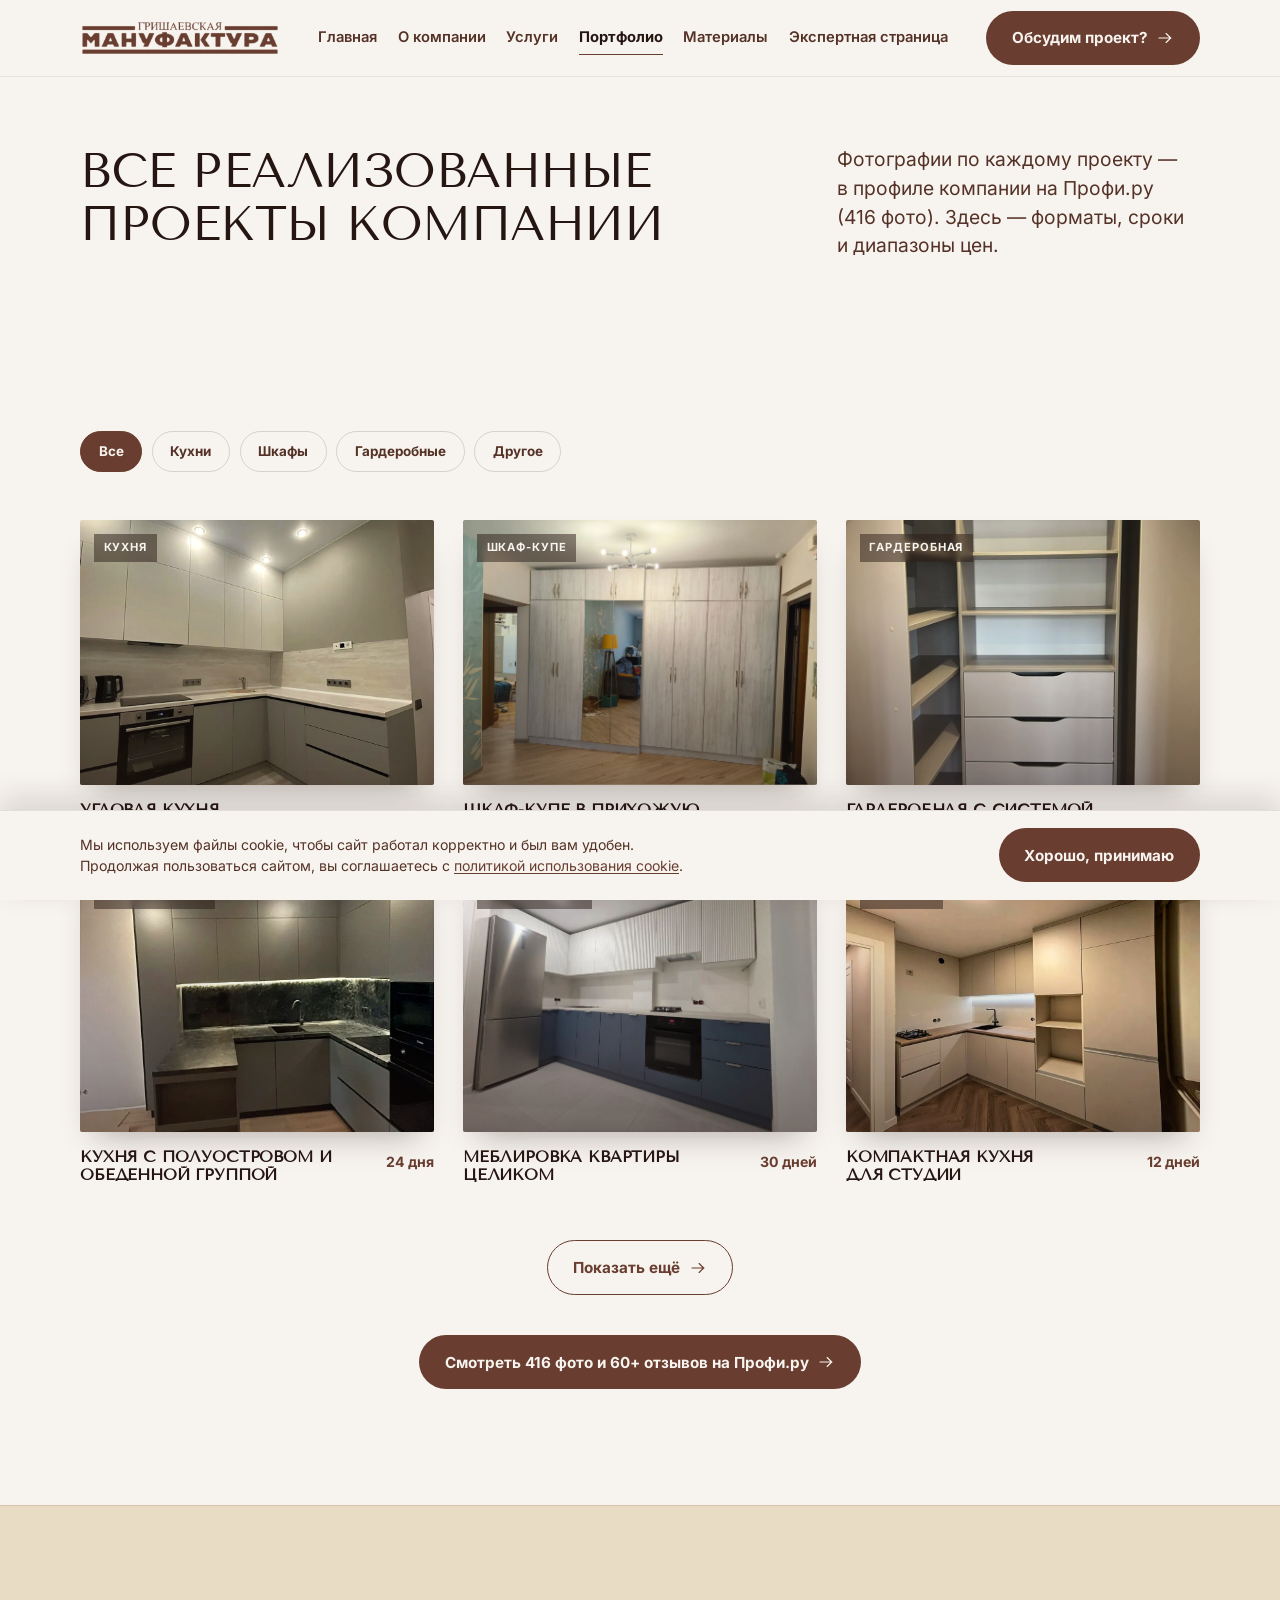
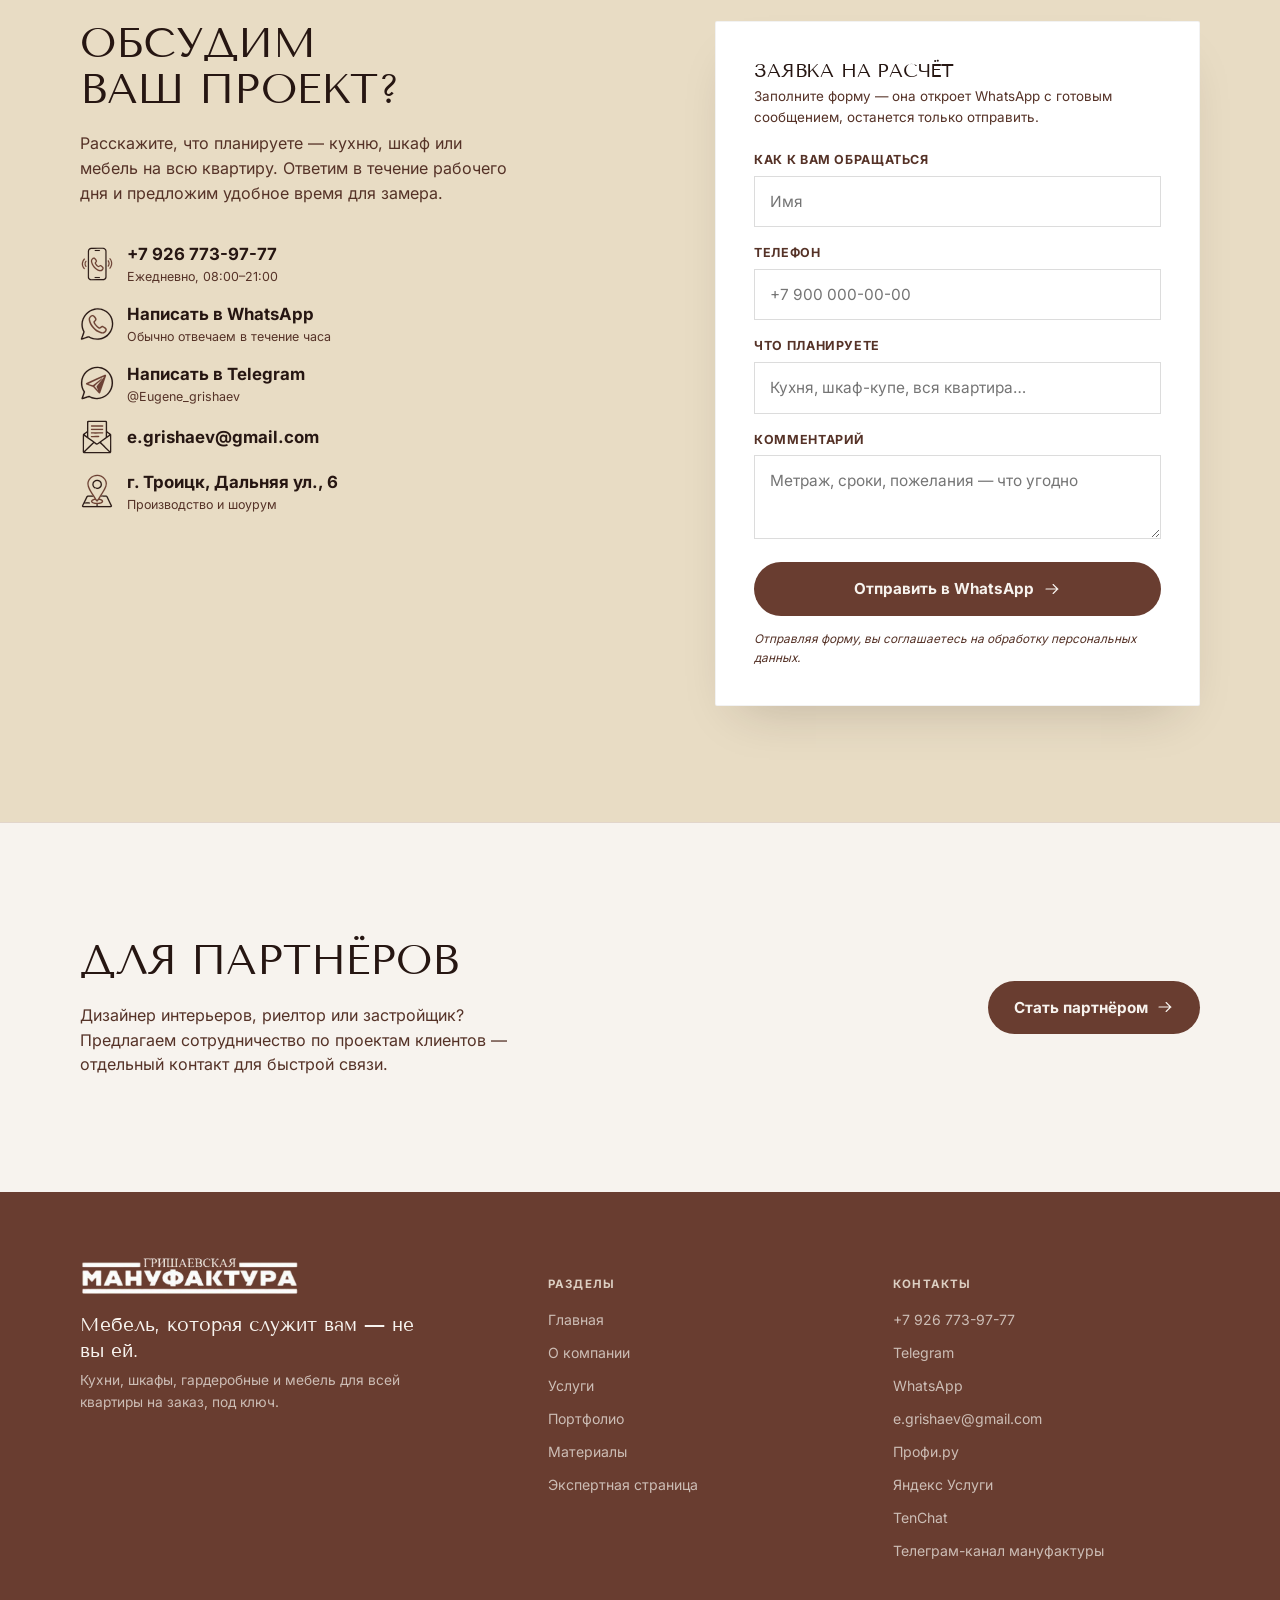
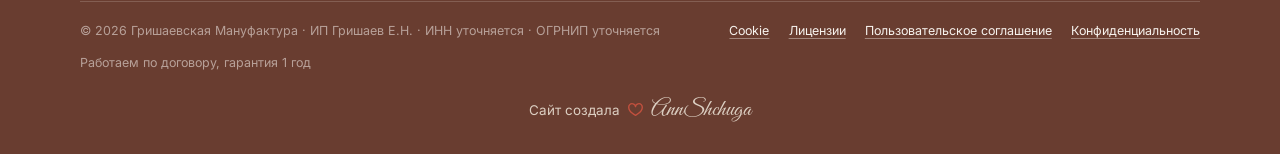
<file: projects/grishaevskaya-manufaktura/portfolio.html>
<!DOCTYPE html>
<html lang="ru">
<head>
<meta charset="UTF-8">
<meta name="viewport" content="width=device-width, initial-scale=1">
<title>Портфолио — Гришаевская Мануфактура</title>
<meta name="description" content="Все реализованные проекты: кухни, шкафы, гардеробные, меблировка квартир целиком. Сроки и диапазоны цен.">
<meta property="og:title" content="Портфолио — Гришаевская Мануфактура">
<meta property="og:description" content="Все реализованные проекты: кухни, шкафы, гардеробные, меблировка квартир целиком. Сроки и диапазоны цен.">
<meta property="og:type" content="website">
<meta property="og:image" content="assets/og-image.jpg">
<meta property="og:image:width" content="1200">
<meta property="og:image:height" content="630">
<meta name="twitter:card" content="summary_large_image">
<meta name="twitter:title" content="Портфолио — Гришаевская Мануфактура">
<meta name="twitter:description" content="Все реализованные проекты: кухни, шкафы, гардеробные, меблировка квартир целиком. Сроки и диапазоны цен.">
<meta name="twitter:image" content="assets/og-image.jpg">
<link rel="icon" href="data:image/svg+xml,%3Csvg xmlns='http://www.w3.org/2000/svg' viewBox='0 0 32 32'%3E%3Crect width='32' height='32' fill='%23714E44'/%3E%3Ctext x='16' y='22' font-family='Georgia,serif' font-size='18' fill='%23F7F3EE' text-anchor='middle'%3EГМ%3C/text%3E%3C/svg%3E">
<link rel="icon" href="assets/favicon-32.png" sizes="32x32" type="image/png">
<link rel="apple-touch-icon" href="assets/apple-touch-icon.png">
<link rel="stylesheet" href="css/style.css">
</head>
<body>

<!-- ============================= SVG ICON SPRITE ============================= -->
<svg width="0" height="0" style="position:absolute" aria-hidden="true">
<defs>
  <symbol id="icon-shield" viewBox="0 0 24 24" fill="none" stroke="currentColor" stroke-width="1.5" stroke-linecap="round" stroke-linejoin="round">
    <path d="M12 3l8 3.2v5.4c0 5-3.5 8-8 9.4-4.5-1.4-8-4.4-8-9.4V6.2z"/><path d="M8.8 12l2.2 2.2 4.2-4.4"/>
  </symbol>
  <symbol id="icon-star" viewBox="0 0 24 24" fill="currentColor" stroke="none">
    <path d="M12 2.5l2.9 6.3 6.8.7-5.1 4.6 1.5 6.7L12 17.4 5.9 20.8l1.5-6.7-5.1-4.6 6.8-.7z"/>
  </symbol>
  <symbol id="icon-clock" viewBox="0 0 24 24" fill="none" stroke="currentColor" stroke-width="1.5" stroke-linecap="round" stroke-linejoin="round">
    <circle cx="12" cy="12" r="9"/><path d="M12 7.5V12l3.5 2"/>
  </symbol>
  <symbol id="icon-phone" viewBox="0 0 24 24" fill="none" stroke="currentColor" stroke-width="1.5" stroke-linecap="round" stroke-linejoin="round">
    <path d="M6.6 3h3l1.4 4.4-2.3 1.9a13.2 13.2 0 0 0 6 6l1.9-2.3L21 17.4v3a1.8 1.8 0 0 1-2 1.8C10.4 21.3 4.7 15.6 2.2 7.1A1.8 1.8 0 0 1 4 5z"/>
    <path stroke="var(--walnut)" d="M15.5 2.5a7 7 0 0 1 5 5"/>
    <path stroke="var(--walnut)" d="M15.5 6a3.6 3.6 0 0 1 2.6 2.6"/>
  </symbol>
  <symbol id="icon-chat" viewBox="0 0 24 24" fill="none" stroke="currentColor" stroke-width="1.5" stroke-linecap="round" stroke-linejoin="round">
    <path d="M21 12.2a8.5 8.5 0 1 1-3.6-6.9L21 4l-1.1 4A8.4 8.4 0 0 1 21 12.2Z"/>
    <path stroke="var(--walnut)" fill="var(--walnut)" stroke-width="1.1" d="M9 9.6a3 3 0 1 0 2.3 5L14 15l-.8-2.6a3 3 0 0 0-4.2-2.8Z"/>
  </symbol>
  <symbol id="icon-send" viewBox="0 0 24 24" fill="none" stroke="currentColor" stroke-width="1.5" stroke-linecap="round" stroke-linejoin="round">
    <circle cx="12" cy="12" r="9.5"/>
    <path stroke="var(--walnut)" fill="var(--walnut)" stroke-width="1.1" d="M7.5 12.2 17 7.4l-3.3 9.4-2-3.1-3.6-1Z"/>
  </symbol>
  <symbol id="icon-mail" viewBox="0 0 24 24" fill="none" stroke="currentColor" stroke-width="1.5" stroke-linecap="round" stroke-linejoin="round">
    <rect x="3" y="5.5" width="18" height="13" rx="1"/><path d="M3.5 6.5l8.5 6.5 8.5-6.5"/>
    <path stroke="var(--walnut)" d="M7.5 14.5h4M7.5 16.7h6"/>
  </symbol>
  <symbol id="icon-pin" viewBox="0 0 24 24" fill="none" stroke="currentColor" stroke-width="1.5" stroke-linecap="round" stroke-linejoin="round">
    <path d="M12 22s7-6.7 7-12.6A7 7 0 0 0 5 9.4C5 15.3 12 22 12 22Z"/><circle stroke="var(--walnut)" cx="12" cy="9.4" r="2.4"/>
  </symbol>
  <symbol id="detail-phone" viewBox="8.0 23.6 213.9 227.0"><g><path fill="#261612" fill-opacity="0.965" stroke="#261612" stroke-width="0.5" stroke-opacity="0.965" d="M 178.32,48.72 c 0.31,45.59 0.46,91.18 0.44,136.78 c -0.28,12.67 -0.31,25.33 -0.09,38 c -0.02,1.25 -0.14,2.48 -0.37,3.71 c -0.99,9.7 -7.89,15.22 -16.82,17.65 c -27.53,1.05 -55.4,0.42 -82.98,0.45 c -12.51,0.69 -23.43,-5.52 -24.61,-18.81 c 0,-58.33 0.04,-116.67 0.1,-175 c 0.64,-13.08 10.02,-20.91 22.5,-22.48 c 26.67,-0.28 53.35,-0.28 80.02,-0.02 c 10.6,1.18 20.44,8.68 21.81,19.72 Z M 62.29,48.04 c -0.53,1.84 -0.83,3.72 -0.91,5.64 c -0.57,56.15 0.08,112.63 -0.24,168.82 c -0.01,2.25 0.38,4.43 1.18,6.53 c 2.82,5.99 7.54,9.03 14.18,9.11 c 27,-0.05 54,-0.1 81,-0.17 c 8.44,-0.25 13.27,-7.59 13.42,-15.47 c 0,-56.67 0,-113.33 0,-170 c 0.05,-10.82 -9.28,-17.04 -19.42,-16.46 c -24.99,0.25 -49.97,0.34 -74.96,0.28 c -7.09,1.04 -11.84,4.94 -14.25,11.72 Z M 99.12,46.97 c 0.25,-2.1 1.43,-3.33 3.55,-3.68 c 9.27,-0.23 18.56,-0.33 27.84,-0.29 c 5.51,0.04 6,7.15 0.83,7.72 c -9.3,-0.04 -18.6,-0.13 -27.9,-0.26 c -2.44,0.06 -3.88,-1.1 -4.32,-3.49 Z"/></g>
<g><path fill="var(--walnut)" fill-opacity="0.965" stroke="var(--walnut)" stroke-width="0.5" stroke-opacity="0.965" d="M 74.04,118 c -0.24,-12.92 15.21,-29.5 27.91,-21.28 c 9.13,9.27 21.03,21.15 6.67,32.29 c -0.73,0.95 -0.81,1.97 -0.25,3.03 c 3.54,6.18 9.95,14.47 16.25,17.9 c 5.1,0.91 8.98,-11.41 19.29,-4.15 c 7.06,5.2 18.7,12.43 15.23,22.84 c -3.92,12.61 -15.42,20.2 -28.62,16.23 c -27.92,-7.72 -53.09,-38.52 -56.48,-66.86 Z M 82.24,118 c 1.56,14.27 10.13,28.31 19.48,38.95 c 9.03,9.84 34.34,30.32 46.33,15.6 c 8.21,-9.24 -0.97,-13.93 -7.52,-19.51 c -4.06,-3.65 -7.9,2.87 -11.19,4.65 c -10.32,4.65 -24.46,-14.98 -28.73,-22.71 c -3.34,-7.05 1.78,-10.35 5.55,-15.36 c 3.2,-4.26 -6.64,-12.94 -8.94,-16.31 c -6.99,-3.94 -15.26,8.34 -14.98,14.69 Z"/></g>
<g><path fill="var(--walnut)" fill-opacity="0.957" stroke="var(--walnut)" stroke-width="0.5" stroke-opacity="0.957" d="M 208.82,139.13 c 0.36,-4.05 0.37,-8.1 0.02,-12.15 c -1.31,-8.58 -4.89,-16.1 -10.72,-22.54 c -3.09,-4.69 3.38,-8.56 6.82,-3.87 c 16.44,18.85 15.7,50.09 -1.91,67.84 c -3.29,1.83 -7.13,-1.38 -5.23,-5.07 c 5.55,-7.82 9.41,-14.54 11.02,-24.21 Z M 13.38,136 c 0.59,-11.96 4.65,-22.6 12.18,-31.92 c 3.19,-5.15 10.71,-3.58 8.41,2.38 c -14.03,14.84 -16.92,35.34 -5.91,52.99 c 2.44,3.03 11.48,12.13 1.46,12.47 c -8.25,-3.37 -17.5,-26.81 -16.14,-35.92 Z M 185.81,150.99 c 0.27,-2.72 3.62,-5.5 4.35,-8.44 c 3.34,-9.75 1.18,-17.64 -4.02,-26.08 c 0.08,-5.53 5.6,-4.94 8.08,-1.11 c 7.77,11.66 6.86,27.6 -1.71,38.6 c -2.68,2.59 -6.73,0.94 -6.7,-2.97 Z M 31.79,137 c -0.27,-7.25 1.8,-13.74 6.21,-19.48 c 2.49,-3.71 8.02,-3.34 7.35,1.81 c -5.4,8.61 -8.08,13.99 -5.11,24.75 c 0.82,4.25 9.51,11.18 2.23,13.72 c -7.2,0.18 -11.16,-15.18 -10.68,-20.8 Z"/></g>
<g><path fill="#261612" fill-opacity="0.075" stroke="#261612" stroke-width="0.5" stroke-opacity="0.075" d="M 62.29,48.04 c 0.78,0.05 1.09,0.49 0.94,1.32 c -0.26,7.13 1.31,15.95 1.15,23.21 c -0.39,1.49 -1.12,0.84 -2.07,1.8 c -0.92,3.57 1.85,17.05 2.02,22.19 c 0.35,1.89 -0.89,1.94 -2.04,2.83 c -0.21,2.07 -0.2,4.14 0.01,6.21 c 1.28,0.88 2.36,0.94 2.09,2.92 c -0.38,3.36 0.53,20.14 -0.64,21.9 c -2.51,1.51 -0.15,2.5 0.5,4.02 c 0.06,2.75 -0.22,5.46 -0.85,8.12 c 1.23,5.74 0.7,11.09 0.89,16.94 c -0.43,1.94 -2.16,0.76 -2.22,2.82 c 0.23,6.55 3.14,26.75 0.94,31.38 c -0.92,4.82 -0.32,10.41 -0.67,14.98 c 0.62,0.56 1.08,1.21 1.39,1.96 c -0.48,4.53 1.32,14.83 -1.41,18.39 c -0.8,-2.1 -1.19,-4.28 -1.18,-6.53 c 0.32,-56.19 -0.33,-112.67 0.24,-168.82 c 0.08,-1.92 0.38,-3.8 0.91,-5.64 Z"/></g>
<g><path fill="#261612" fill-opacity="0.933" stroke="#261612" stroke-width="0.5" stroke-opacity="0.933" d="M 98.08,227.04 c 0.25,-2.01 1.39,-3.11 3.4,-3.28 c 9.61,-0.16 19.22,-0.27 28.83,-0.33 c 5.92,-0.5 6.43,7.1 1.16,7.3 c -10.16,0.18 -20.32,0.1 -30.48,-0.25 c -1.76,-0.46 -2.74,-1.61 -2.91,-3.44 Z"/></g>
<g><path fill="var(--walnut)" fill-opacity="0.114" stroke="var(--walnut)" stroke-width="0.5" stroke-opacity="0.114" d="M 178.32,48.72 c 0.9,0.23 1.37,0.8 1.4,1.72 c -0.06,8.35 -0.08,16.7 -0.06,25.05 c 0.24,1.67 0.46,3.35 0.65,5.02 c 0,8.99 -0.03,17.98 -0.09,26.97 c 0.42,0.98 0.73,2 0.94,3.04 c -0.44,0.62 -0.74,1.3 -0.9,2.03 c 0.03,4.97 0.02,9.94 -0.01,14.91 c 0.08,0.74 0.3,1.43 0.64,2.09 c -0.29,0.64 -0.5,1.31 -0.62,2 c 0.01,22.33 0.03,44.66 0.07,66.98 c -0.36,1.98 -0.6,3.96 -0.71,5.97 c -0.15,7.24 0.51,14.59 -0.01,21.81 c -0.3,0.48 -0.74,0.78 -1.32,0.9 c 0.23,-1.23 0.35,-2.46 0.37,-3.71 c -0.22,-12.67 -0.19,-25.33 0.09,-38 c 0.02,-45.6 -0.13,-91.19 -0.44,-136.78 Z"/></g>
<g><path fill="var(--walnut)" fill-opacity="0.129" stroke="var(--walnut)" stroke-width="0.5" stroke-opacity="0.129" d="M 208.84,126.98 c 0.35,4.05 0.34,8.1 -0.02,12.15 c -1.44,-1.68 -1.29,-6.46 -0.73,-8.57 c 0.26,-0.74 -0.94,-3.99 0.75,-3.58 Z"/></g></symbol>
  <symbol id="detail-whatsapp" viewBox="10.3 12.8 202.4 197.9"><g><path fill="#261612" fill-opacity="0.965" stroke="#261612" stroke-width="0.5" stroke-opacity="0.965" d="M 14.96,201 c 5.02,-13.82 9.98,-27.67 14.88,-41.54 c 0.09,-0.52 0.04,-1.03 -0.15,-1.52 c -44.96,-85.45 54.98,-177.21 136.64,-125.64 c 74.11,49.21 43.7,164.54 -43.87,173.39 c -21.4,1.9 -42.16,-3.05 -60.96,-13.12 c -12.59,3.41 -28.27,9.13 -41.18,13.11 c -3.38,0.24 -5.17,-1.32 -5.36,-4.68 Z M 25.12,194.92 c 3.77,0.8 27.21,-8.34 32.83,-9.58 c 6.09,-2.56 11.71,2.86 17.11,4.97 c 50.66,22.97 107.29,-3.9 122.59,-56.99 c 14.48,-61.22 -32.02,-116.31 -95.11,-107.03 c -59.42,10.07 -95.51,75.86 -64.82,129.62 c 1.71,5.01 -10.12,32.47 -12.6,39.01 Z"/></g>
<g><path fill="var(--walnut)" fill-opacity="0.965" stroke="var(--walnut)" stroke-width="0.5" stroke-opacity="0.965" d="M 61.84,83 c 0.31,-16.61 22.05,-35.82 35.86,-19.04 c 11.19,13.68 17.94,20.82 1.94,35.05 c -1.29,1.65 -1.29,3.32 0.03,5.01 c 1.91,6.36 23.34,30.8 29.39,27.46 c 5.62,-5.17 9.55,-10.73 18.25,-8.12 c 7.74,4.64 25.49,12.33 22.52,24.11 c -7.73,27.43 -34.21,24.57 -54.17,12.3 c -24.97,-13.76 -52.92,-47.56 -53.82,-76.77 Z M 69.89,84 c 3.38,32.35 39.56,72.56 72.77,76.7 c 9.44,1.54 26.37,-14.72 14.89,-20.83 c -3.51,-1.86 -11.64,-9.96 -15.59,-8.48 c -7.93,6.2 -12.72,13.13 -23.4,5.52 c -8.37,-5.92 -34.78,-30.08 -27.15,-41.17 c 3.28,-4.52 12.6,-9.28 7.99,-15.78 c -3.4,-4.07 -10.25,-16.83 -16.77,-13.78 c -6.74,3.44 -13.09,9.66 -12.74,17.82 Z"/></g></symbol>
  <symbol id="detail-telegram" viewBox="12.4 13.6 193.5 194.8"><g><path fill="#261612" fill-opacity="0.965" stroke="#261612" stroke-width="0.5" stroke-opacity="0.965" d="M 16.96,111 c 1.93,-99.97 140.48,-130.88 178.47,-34 c 25.92,73.67 -39.49,146.24 -115.96,122.09 c -5.4,-2.08 -10.72,-4.31 -15.97,-6.71 c -5.73,0.89 -37.66,12.57 -40.54,11.22 c -2.39,-1.18 -3.23,-3.05 -2.51,-5.61 c 1.58,-5.15 12.65,-33.4 11.15,-36.3 c -9.82,-15.48 -14.7,-32.38 -14.64,-50.69 Z M 24.99,112 c 0.17,16.62 4.43,33.45 14.45,46.94 c 1.39,2.05 1.53,4.2 0.44,6.44 c -3.39,9.28 -6.52,18.64 -9.4,28.09 c 0.46,0.9 1.81,0.15 2.52,0.04 c 7.33,-1.85 25.23,-8.65 31.47,-9.29 c 19.36,9.47 33.85,13.75 55.99,11.49 c 94.8,-16.46 97.49,-152.47 3,-169.45 c -51.66,-6.84 -98.94,33.24 -98.47,85.74 Z"/></g>
<g><path fill="var(--walnut)" fill-opacity="0.973" stroke="var(--walnut)" stroke-width="0.5" stroke-opacity="0.973" d="M 46,116 c 0.01,-2.17 1.01,-3.68 3,-4.52 c 34.98,-15.54 69.89,-31.22 104.73,-47.04 c 4.41,-2.37 8.45,1.06 7.03,5.9 c -11.04,32.02 -22.02,64.05 -32.96,96.09 c -1.22,4.32 -5.95,5.65 -9.24,2.52 c -10.51,-11.47 -20.84,-24.21 -31.51,-35.39 c -12.88,-4.39 -25.71,-8.94 -38.49,-13.65 c -1.59,-0.81 -2.45,-2.12 -2.56,-3.91 Z M 122.76,86.81 c -20.22,9.4 -41.07,18.82 -61.47,27.89 c -0.71,0.3 -1.04,0.82 -0.99,1.56 c 8.65,2.84 17.33,5.6 26.04,8.27 c 13.3,-10.77 26.61,-21.54 39.95,-32.28 c 3.75,-2.84 7.53,-5.62 11.36,-8.34 c 2.56,0.13 -1.19,3.8 -1.45,4.79 c -1.19,2.53 -2.72,4.84 -4.59,6.91 c -3.58,3.4 -7.17,6.81 -10.74,10.21 c -6.86,5.99 -13.64,12.06 -20.34,18.2 c -1.92,1.78 -3.72,3.63 -5.41,5.57 c -0.02,0.53 0.14,0.99 0.5,1.38 c 6.7,7.55 13.32,15.15 19.84,22.8 c 0.35,-0.54 0.34,-1.1 -0.04,-1.68 c -1.89,-4.72 -8.58,-16.31 -8.51,-20.6 c 2.83,-5.78 13.18,-17.12 17.3,-23.32 c 3.36,-3.97 6.64,-8.01 9.82,-12.12 c 1.49,-1.86 2.89,-3.8 4.18,-5.81 c 3.46,-4.67 7.07,-9.21 10.84,-13.64 c 0.48,-0.46 0.56,-0.97 0.27,-1.51 c -1.92,0.58 -3.82,1.25 -5.71,2 c -6.84,3.48 -13.79,6.72 -20.85,9.72 Z"/></g>
<g><path fill="var(--walnut)" fill-opacity="0.012" stroke="var(--walnut)" stroke-width="0.5" stroke-opacity="0.012" d="M 122.76,86.81 c 3.31,0.71 1.24,0.59 1.46,2.46 c 0.57,1.08 1.26,2.07 2.07,2.98 c -13.34,10.74 -26.65,21.51 -39.95,32.28 c -8.71,-2.67 -17.39,-5.43 -26.04,-8.27 c -0.05,-0.74 0.28,-1.26 0.99,-1.56 c 20.4,-9.07 41.25,-18.49 61.47,-27.89 Z"/></g>
<g><path fill="var(--walnut)" fill-opacity="0.031" stroke="var(--walnut)" stroke-width="0.5" stroke-opacity="0.031" d="M 120.87,105.82 c 1.19,0.67 2.31,1.45 3.34,2.35 c -4.12,6.2 -14.47,17.54 -17.3,23.32 c -0.07,4.29 6.62,15.88 8.51,20.6 c 0.38,0.58 0.39,1.14 0.04,1.68 c -6.52,-7.65 -13.14,-15.25 -19.84,-22.8 c -0.36,-0.39 -0.52,-0.85 -0.5,-1.38 c 1.69,-1.94 3.49,-3.79 5.41,-5.57 c 6.7,-6.14 13.48,-12.21 20.34,-18.2 Z"/></g>
<g><path fill="var(--walnut)" fill-opacity="0.086" stroke="var(--walnut)" stroke-width="0.5" stroke-opacity="0.086" d="M 131.61,95.61 c 0.78,0.29 1.59,0.44 2.42,0.44 c -3.18,4.11 -6.46,8.15 -9.82,12.12 c -1.03,-0.9 -2.15,-1.68 -3.34,-2.35 c 3.57,-3.4 7.16,-6.81 10.74,-10.21 Z"/></g>
<g><path fill="var(--walnut)" fill-opacity="0.255" stroke="var(--walnut)" stroke-width="0.5" stroke-opacity="0.255" d="M 136.2,88.7 c 0.4,0.87 1.07,1.38 2.01,1.54 c -1.29,2.01 -2.69,3.95 -4.18,5.81 c -0.83,0 -1.64,-0.15 -2.42,-0.44 c 1.87,-2.07 3.4,-4.38 4.59,-6.91 Z"/></g>
<g><path fill="var(--walnut)" fill-opacity="0.063" stroke="var(--walnut)" stroke-width="0.5" stroke-opacity="0.063" d="M 138.21,90.24 c -0.94,-0.16 -1.61,-0.67 -2.01,-1.54 c 0.26,-0.99 4.01,-4.66 1.45,-4.79 c -3.83,2.72 -7.61,5.5 -11.36,8.34 c -0.81,-0.91 -1.5,-1.9 -2.07,-2.98 c -0.22,-1.87 1.85,-1.75 -1.46,-2.46 c 7.06,-3 14.01,-6.24 20.85,-9.72 c 1.89,-0.75 3.79,-1.42 5.71,-2 c 0.29,0.54 0.21,1.05 -0.27,1.51 c -3.77,4.43 -7.38,8.97 -10.84,13.64 Z"/></g></symbol>
  <symbol id="detail-mail" viewBox="12.0 16.2 173.2 196.1"><g><path fill="#261612" fill-opacity="0.961" d="M 16.21,192 c 0.96,-30.41 -0.53,-61.18 0.54,-91.51 c 0.68,-7.43 20.71,-13.41 24.03,-21.05 c 0.16,-17.31 0.23,-34.63 0.21,-51.95 c -0.17,-10.28 14.02,-5.9 20.52,-7.04 c 29.82,0.61 60.29,-0.32 90,0.42 c 3.45,0.83 5.25,3.03 5.4,6.62 c -0.01,17.33 0.05,34.65 0.17,51.97 c 3.16,7.5 22.13,12.78 23.92,21.04 c -0.05,33 -0.05,66 -0.03,99 c -0.16,4.85 -3.4,8.73 -8.47,8.59 c -49.67,0 -99.34,-0.04 -149.01,-0.12 c -8.72,-1.25 -7.15,-9.38 -7.28,-15.97 Z M 48.7,76 c 0.03,6.58 -1.07,37.6 1.46,41.21 c 15.24,11.08 30.55,22.07 45.93,32.97 c 1.53,0.8 3.05,0.81 4.59,0.04 c 14.56,-10.48 29.15,-20.93 43.76,-31.34 c 1.83,-1.13 3.28,-2.61 4.35,-4.43 c 0.19,-22.98 0.29,-45.96 0.29,-68.95 c -0.01,-5.29 -0.13,-10.57 -0.37,-15.84 c -0.33,-1.17 -2.24,-1.29 -3.2,-1.47 c -31.01,-0.18 -62.01,-0.15 -93.02,0.09 c -2.38,-0.21 -3.62,0.87 -3.72,3.22 c 0.01,14.83 -0.02,29.67 -0.07,44.5 Z M 27.64,100.03 c 3.07,3.95 7.95,5.87 11.68,9.16 c 0.48,0.44 0.96,0.48 1.44,0.11 c 0.13,-5.6 0.17,-11.2 0.13,-16.81 c -0.08,-1.41 -0.71,-1.71 -1.89,-0.9 c -4.04,2.49 -7.83,5.3 -11.36,8.44 Z M 156.79,94 c 0.03,4.52 0.05,9.04 0.09,13.56 c 0.21,1.46 0.91,1.72 2.1,0.78 c 1.72,-1.13 10.78,-6.82 10.5,-8.69 c -2.3,-3.18 -7.9,-6.05 -11.14,-8.52 c -1.81,-0.84 -1.57,1.91 -1.55,2.87 Z M 23.65,188 c 0.12,0.82 -0.42,8 2.01,5.26 c 15.37,-14.32 30.5,-28.88 45.4,-43.7 c 1.41,-1.17 2.54,-2.57 3.38,-4.2 c 0.24,-0.97 -1.83,-2.45 -2.41,-3.04 c -15.71,-11.53 -31.53,-22.88 -47.47,-34.06 c -0.47,0.66 -0.66,1.4 -0.55,2.22 c -0.08,25.84 -0.21,51.68 -0.36,77.52 Z M 122.98,145.02 c 3.3,5.86 20.41,20.34 25.75,26.76 c 7.99,7.35 15.81,14.87 23.48,22.56 c 0.26,0.28 0.55,0.36 0.89,0.24 c 0.46,-3.15 0.66,-6.32 0.61,-9.52 c 0.11,-17.52 0.2,-35.04 0.29,-52.56 c 0.02,-8 -0.29,-15.98 -0.94,-23.93 c -0.38,-0.29 -0.76,-0.28 -1.13,0.03 c -15.63,10.89 -31.39,22.7 -46.93,33.75 c -0.84,0.8 -1.51,1.69 -2.02,2.67 Z M 30.01,199.95 c 2.14,0.35 4.3,0.49 6.49,0.41 c 43.02,-0.11 86.04,-0.2 129.05,-0.26 c 0.5,0 0.83,-0.21 1.01,-0.64 c -13.5,-12.98 -26.9,-26.09 -40.18,-39.34 c -3.24,-3.06 -6.52,-6.08 -9.84,-9.04 c -4.85,-3.23 -13.59,11.58 -20.89,7.66 c -3.83,-2.4 -7.58,-4.92 -11.25,-7.56 c -1.86,-1.08 -3.52,-0.84 -4.98,0.73 c -16.4,16.1 -32.87,32.11 -49.41,48.04 Z"/></g>
<g><path fill="var(--walnut)" fill-opacity="0.965" d="M 132.7,54.65 c -1.04,0.27 -2.1,0.41 -3.18,0.4 c -21.1,0 -42.18,-0.11 -63.26,-0.33 c -2.81,-0.66 -3.83,-2.36 -3.05,-5.11 c 1.61,-1.97 3.7,-2.81 6.28,-2.54 c 20.34,0.08 40.68,0.1 61.02,0.06 c 5.07,-0.03 7.09,5.83 2.19,7.52 Z"/></g>
<g><path fill="var(--walnut)" fill-opacity="0.965" d="M 66.11,87.08 c 21.96,-0.13 43.91,-0.14 65.87,-0.04 c 1.11,0.18 1.97,0.72 2.6,1.64 c 1.26,3.22 0.22,5.22 -3.12,5.99 c -21.28,0.05 -42.68,0.35 -63.96,0.05 c -5,0.38 -6.39,-6.03 -1.39,-7.64 Z"/></g>
<g><path fill="var(--walnut)" fill-opacity="0.965" d="M 66.03,67.09 c 22.27,-0.13 44.53,-0.11 66.79,0.05 c 0.69,0.38 1.25,0.91 1.65,1.59 c 0.97,2.62 0.14,4.36 -2.48,5.24 c -21.98,0.13 -43.97,0.11 -65.96,-0.06 c -4.04,-0.58 -3.95,-6.19 0,-6.82 Z"/></g>
<g><path fill="var(--walnut)" fill-opacity="0.969" d="M 62.95,111.99 c -0.26,-3.76 2.44,-4.35 5.55,-4.19 c 13.51,0.02 27.02,-0.01 40.53,-0.07 c 4.81,0.47 4.76,8.19 -2.53,7.5 c -13.34,0.03 -26.67,-0.02 -40.01,-0.15 c -2,-0.09 -3.18,-1.12 -3.54,-3.09 Z"/></g>
<g><path fill="#261612" fill-opacity="0.024" d="M 27.64,100.03 c 3.53,-3.14 7.32,-5.95 11.36,-8.44 c 1.18,-0.81 1.81,-0.51 1.89,0.9 c 0.04,5.61 0,11.21 -0.13,16.81 c -0.48,0.37 -0.96,0.33 -1.44,-0.11 c -3.73,-3.29 -8.61,-5.21 -11.68,-9.16 Z M 156.79,94 c -0.02,-0.96 -0.26,-3.71 1.55,-2.87 c 3.24,2.47 8.84,5.34 11.14,8.52 c 0.28,1.87 -8.78,7.56 -10.5,8.69 c -1.19,0.94 -1.89,0.68 -2.1,-0.78 c -0.04,-4.52 -0.06,-9.04 -0.09,-13.56 Z"/></g>
<g><path fill="var(--walnut)" fill-opacity="0.18" d="M 131.98,87.04 c -21.96,-0.1 -43.91,-0.09 -65.87,0.04 c -0.18,-1.1 3.69,-0.85 4.39,-1.1 c 8,0.13 16,0.11 24,-0.05 c 12.01,-0.05 24.02,0.05 36.02,0.29 c 0.53,0.09 1.7,-0.16 1.46,0.82 Z"/></g>
<g><path fill="var(--walnut)" fill-opacity="0.294" d="M 66.03,73.91 c 21.99,0.17 43.98,0.19 65.96,0.06 c 0.07,1.21 -1.74,1.02 -2.48,1.08 c -9,-0.25 -18.01,-0.23 -27.01,0.03 c -11.69,-0.04 -23.38,-0.13 -35.07,-0.26 c -0.77,0.1 -1.24,-0.2 -1.4,-0.91 Z"/></g>
<g><path fill="var(--walnut)" fill-opacity="0.29" d="M 132.82,67.14 c -22.26,-0.16 -44.52,-0.18 -66.79,-0.05 c 0.16,-0.69 0.62,-1.01 1.36,-0.95 c 21.39,-0.2 42.77,-0.21 64.16,-0.02 c 0.74,-0.02 1.17,0.32 1.27,1.02 Z"/></g>
<g><path fill="var(--walnut)" fill-opacity="0.078" d="M 66.26,54.72 c 21.08,0.22 42.16,0.33 63.26,0.33 c 1.08,0.01 2.14,-0.13 3.18,-0.4 c 0.06,0.82 -0.32,1.26 -1.17,1.33 c -21.33,0.18 -42.66,0.12 -63.98,-0.17 c -0.91,0.15 -1.34,-0.21 -1.29,-1.09 Z"/></g></symbol>
  <symbol id="detail-pin" viewBox="10.0 15.6 193.5 208.2"><g><path fill="#261612" fill-opacity="0.965" stroke="#261612" stroke-width="0.5" stroke-opacity="0.965" d="M 77.93,79 c 1.66,-37.02 55.48,-37.52 59.08,-2.5 c 1.98,39.78 -58.06,42.27 -59.08,2.5 Z M 85.63,80 c 1.56,30.15 50.72,24.51 42.66,-7.67 c -9.41,-23 -43.12,-16.03 -42.66,7.67 Z M 78.89,146.99 c 1.88,1.91 4.06,5.63 4.93,8.13 c -6.89,-0.89 -23.5,-0.48 -31.34,-0.34 c -2.09,0.09 -3.45,1.15 -4.09,3.18 c -4.94,10.19 -9.92,20.36 -14.92,30.51 c 0.31,1.16 2.16,0.78 3.03,0.94 c 8.28,-0.16 16.56,-0.16 24.84,-0.01 c 4.58,1.17 3.48,7.25 -0.83,6.87 c -10.2,0.09 -20.38,0.17 -30.56,0.24 c -3.12,4.23 -4.8,9.02 -7.37,13.53 c -0.57,1.08 -0.25,1.67 0.94,1.78 c 26.28,0.19 52.59,0.2 78.86,-0.16 c 0.71,-0.15 1.09,-0.6 1.13,-1.34 c 0.08,-3.39 0.21,-6.77 0.38,-10.15 c 1.94,-0.43 5.36,-0.9 7.1,0.18 c -0.12,3.65 -0.03,7.29 0.27,10.92 c 0.32,0.41 0.74,0.6 1.27,0.57 c 25.65,0.01 51.3,0.01 76.95,-0.02 c 1.75,0.02 1.16,-1.48 0.65,-2.43 c -8.99,-17.81 -16.96,-36.14 -26.12,-53.85 c -3.56,-1.93 -15.44,-0.96 -19.84,-0.67 c -0.05,-0.42 -0.29,-0.7 -0.7,-0.83 c -3.34,-0.01 -6.68,-0.04 -10.03,-0.08 c -0.92,-0.1 -1.48,0.29 -1.68,1.16 c -0.52,0.01 -1.05,0.04 -1.57,0.09 c -0.07,-0.83 4.11,-7.24 4.99,-8.26 c 9.43,0.1 18.86,0.18 28.29,0.26 c 4.38,0.96 7.43,3.55 9.15,7.74 c 8.39,18.13 16.97,36.16 25.75,54.08 c 2.05,5.46 -2.34,10.24 -7.87,10.11 c -56.35,0.31 -112.66,0.25 -169.01,-0.13 c -6.17,-0.7 -8.66,-6.31 -5.74,-11.7 c 8.64,-17.14 17.06,-34.38 25.26,-51.74 c 2.05,-4.3 4.41,-7.75 9.51,-8.37 c 9.46,-0.11 18.91,-0.18 28.37,-0.21 Z"/></g>
<g><path fill="var(--walnut)" fill-opacity="0.965" stroke="var(--walnut)" stroke-width="0.5" stroke-opacity="0.965" d="M 135.18,146.95 c -0.88,1.02 -5.06,7.43 -4.99,8.26 c -0.69,0.1 -1.21,0.45 -1.55,1.07 c -2.04,3.36 -3.94,6.78 -5.7,10.27 c 0.1,0.62 0.46,0.99 1.08,1.11 c 10.33,1.61 26.54,8.92 18.01,21.91 c -7.2,7.72 -20.31,9.32 -30.25,9.89 c -0.39,0.18 -0.65,0.48 -0.79,0.89 c -1.74,-1.08 -5.16,-0.61 -7.1,-0.18 c -0.66,-0.37 -1.37,-0.64 -2.11,-0.81 c -10.36,-0.78 -25.18,-2.48 -31,-12.41 c -4.1,-10.28 7.2,-16.02 15.26,-18.33 c 1.89,-0.43 3.75,-0.88 5.57,-1.33 c -0.16,-1.74 -6.29,-11.4 -7.79,-12.17 c -0.87,-2.5 -3.05,-6.22 -4.93,-8.13 c -0.04,-0.61 -0.23,-1.18 -0.55,-1.7 c -19.72,-30.42 -47.07,-68.82 -18.4,-102.85 c 27.32,-30.52 73.06,-29.92 97.99,3.11 c 24.79,34.6 -4.15,69.2 -21.78,99.04 c -0.49,0.72 -0.81,1.51 -0.97,2.36 Z M 54.97,77 c 1.81,26.48 32.4,65.96 46.06,89.48 c 1.59,2.39 3.27,4.71 5.05,6.97 c 0.34,0.41 0.78,0.58 1.31,0.5 c 1.99,-2.37 3.86,-4.86 5.59,-7.47 c 15.73,-25 33.41,-50.05 44.72,-77.42 c 9.87,-30.11 -15.44,-58.71 -45.35,-60.8 c -28.83,-2.28 -57.04,18.65 -57.38,48.74 Z M 77.75,181.93 c 0.45,11.36 36.99,11.14 44.62,8.88 c 4.38,-0.8 18.08,-4.64 12.55,-11.13 c -2.85,-2.11 -15.72,-7.38 -18.24,-4.63 c -1.99,2.7 -3.93,5.44 -5.83,8.2 c -6.35,4.89 -10.88,-4.19 -14.01,-8.53 c -2.27,-2.42 -17.65,2.91 -19.09,7.21 Z"/></g>
<g><path fill="var(--walnut)" fill-opacity="0.561" d="M 144.17,154.87 c -4.13,0.11 -8.27,0.2 -12.41,0.25 c 0.2,-0.87 0.76,-1.26 1.68,-1.16 c 3.35,0.04 6.69,0.07 10.03,0.08 c 0.41,0.13 0.65,0.41 0.7,0.83 Z"/></g></symbol>
  <symbol id="icon-arrow" viewBox="0 0 24 24" fill="none" stroke="currentColor" stroke-width="1.5" stroke-linecap="round" stroke-linejoin="round">
    <path d="M4 12h16M13.5 6l6 6-6 6"/>
  </symbol>
  <symbol id="mark-kitchen" viewBox="18.1 6.5 214.9 263.5"><g><path fill="#261612" fill-opacity="0.953" d="M 57.08,82.92 c 3.35,-4.5 22.31,-4.08 21.51,0.56 c -2.16,5.59 -11.49,2.48 -16.09,3.22 c -2.38,0.11 -4.3,-1.89 -5.42,-3.78 Z M 153.02,160.78 c 10.34,0.5 20.69,0.53 31.04,0.09 c 6.16,0.04 38.76,-0.95 41.91,0.84 c 2.15,1.02 2.64,2.54 1.48,4.56 c -1.1,1.11 -2.34,2.02 -3.73,2.76 c -0.57,0.73 -0.92,1.55 -1.02,2.48 c 0.14,27.33 0.07,54.67 -0.22,82 c -0.06,1.35 0.23,2.61 0.86,3.8 c 1.53,0.37 6.29,3.98 3.9,5.54 c -2.79,3.27 -10.78,1.34 -14.74,1.94 c -61.33,-0.03 -122.67,0.05 -184,0.25 c -1.72,0.01 -3.35,-0.36 -4.9,-1.08 c -2.29,-3.82 3.66,-6.04 3.11,-10.45 c 0.06,-25.01 0.06,-50.01 -0.03,-75.01 c -0.12,-2.33 -0.29,-4.65 -0.51,-6.96 c -0.79,-2.1 -1.71,-4.14 -2.75,-6.13 c -0.12,-1.89 0.73,-3.04 2.56,-3.43 c 16.5,-0.1 33,-0.29 49.51,-0.55 c 3.24,-0.14 5,-1.57 3.44,-4.81 c -1.93,-1.47 -4.39,-0.5 -6.58,-1.24 c -0.93,-0.25 -1.47,-0.86 -1.6,-1.82 c -1.01,-5.51 4.35,-4.76 7.76,-5.75 c 0.42,-0.41 0.73,-0.9 0.93,-1.46 c 0.34,-5.6 0.55,-11.22 0.64,-16.85 c 4.6,-23.11 33.83,-6.37 24.2,5.24 c -4.61,1.21 -4.51,-4.62 -6.32,-7.25 c -4.17,-5.2 -11.03,-2.46 -11.08,4.01 c -0.08,9 -0.05,17.99 0.08,26.99 c 0.2,2.1 1.38,3.03 3.54,2.78 c 20.83,-0.19 41.71,0.16 62.52,-0.49 Z M 33.07,172.08 c 1.39,2.2 2.11,2.36 4.55,2.69 c 33.59,0.03 67.29,-0.01 100.85,-0.37 c 5.09,-0.6 4.29,-6.21 -0.96,-6.1 c -29,0 -58.01,0.01 -87.01,0.05 c -2.62,0.23 -14.94,-0.52 -16.42,1.36 c -0.37,0.78 -0.7,1.56 -1.01,2.37 Z M 148.34,185 c 0.34,2.14 0.74,3.05 3.16,3.01 c 20.66,0.03 41.32,-0.03 61.98,-0.17 c 1.33,-0.21 2.06,-1.01 2.16,-2.39 c 0.22,-4.96 0.22,-9.91 0,-14.87 c -0.24,-2.22 -2.35,-2.27 -4.13,-2.36 c -20.27,-0.12 -40.53,-0.02 -60.79,0.3 c -1.41,0.37 -2.14,1.29 -2.19,2.76 c -0.14,4.57 -0.21,9.15 -0.19,13.72 Z M 158.19,177.95 c 1.32,-1.81 3.08,-2.83 5.3,-3.04 c 6.92,0.65 37.86,-1.62 41.7,1.54 c 2.88,2.34 -1.17,5.37 -3.69,5.34 c -5.71,-0.07 -37.76,0.91 -40.38,-0.49 c -1.41,-0.75 -2.38,-1.87 -2.93,-3.35 Z M 33.55,207 c 0.01,11.17 0.1,22.34 0.27,33.51 c 0.13,4.12 0.62,4.43 4.67,4.49 c 12.34,0.01 24.68,-0.02 37.02,-0.09 c 3.26,0.33 4.75,-1.14 4.45,-4.4 c 0.15,-18.68 0.15,-37.35 -0.01,-56.02 c -0.08,-2.18 -1.23,-3.23 -3.44,-3.15 c -12.92,-0.33 -25.83,-0.33 -38.75,-0.02 c -2.44,-0.27 -3.76,0.79 -3.96,3.18 c -0.01,7.5 -0.09,15 -0.25,22.5 Z M 86.82,212 c 0.09,9.83 0.14,19.67 0.15,29.5 c 0.01,3.03 1.94,3.4 4.52,3.37 c 15.98,0.09 31.95,-0.01 47.92,-0.27 c 2.08,-0.35 2.34,-2.32 2.36,-4.09 c 0,-18.67 0,-37.33 0.01,-56 c 0.21,-2.68 -2.03,-3.46 -4.28,-3.33 c -15.33,0.18 -30.67,0.12 -46.01,-0.16 c -2.85,-0.06 -4.47,0.26 -4.51,3.48 c 0.04,9.17 -0.01,18.33 -0.16,27.5 Z M 148.37,197 c 0.2,14.67 0.24,29.33 0.13,44 c -0.06,1.37 0.42,2.49 1.45,3.36 c 20.84,0.29 41.69,0.38 62.55,0.28 c 2.58,-0.13 3.69,-1.51 3.31,-4.13 c -0.1,-14.01 -0.11,-28.02 -0.03,-42.03 c 0.02,-2.88 -1.4,-4.11 -4.28,-3.69 c -20,0.31 -40,0.19 -60,-0.37 c -1.75,0.01 -2.8,0.87 -3.13,2.58 Z M 33.29,253.89 c 0.26,3.7 1.84,4.23 5.2,4.3 c 57.67,-0.07 115.34,-0.1 173.01,-0.09 c 6.3,0.82 6.61,-7.35 0.01,-6.69 c -58.01,0.6 -116.01,-0.09 -174.02,0.06 c -1.96,-0.13 -3.36,0.67 -4.2,2.42 Z"/></g>
<g><path fill="#261612" fill-opacity="0.945" d="M 54.89,117.68 c -2.37,-1.09 -4.73,-1.08 -7.08,0.05 c 0.24,-5.4 0.32,-10.82 0.24,-16.25 c 0.06,-0.63 -0.14,-1.16 -0.58,-1.59 c -5.99,-0.27 -11.98,-0.55 -17.98,-0.83 c -1.79,-0.5 -2.73,-1.68 -2.84,-3.54 c 0.24,-26.35 0.34,-52.69 0.29,-79.03 c 0.61,-2.99 2.46,-4.44 5.55,-4.35 c 59.34,-0.19 118.67,-0.41 178.01,-0.63 c 2.83,-0.17 4.29,1.13 4.38,3.88 c -1,4.5 -6.58,1.36 -6.58,4.22 c -0.12,13.2 -0.08,26.41 0.12,39.61 c 0.34,1.45 3.61,1.31 4.68,2.01 c 4.4,3.06 10.54,15.32 14.12,20.11 c 1.16,1.85 1.21,3.73 0.15,5.63 c -1.15,1.68 -4.1,1.47 -5.87,1.52 c -24.67,-0.06 -49.34,-0.14 -74.02,-0.24 c -3.07,-0.68 -4.1,-2.54 -3.1,-5.58 c 4.62,-7.18 9.8,-13.94 15.52,-20.28 c 1.52,-2.23 6.64,-1.07 6.78,-3.01 c 0.12,-13.26 0.14,-26.52 0.04,-39.78 c -0.32,-1.09 -1.07,-1.52 -2.25,-1.31 c -8.27,-0.2 -16.54,-0.22 -24.81,-0.08 c -0.74,0.54 -1.09,1.28 -1.06,2.22 c -0.5,24.33 0.24,48.73 0.17,73.07 c -0.06,4.14 -2.15,6 -6.27,5.59 c -25.58,0.12 -51.16,0.21 -76.74,0.28 c -0.61,0.55 -0.88,1.25 -0.78,2.11 c -0.04,5.4 -0.07,10.8 -0.09,16.2 Z M 83.84,81.01 c 1.61,0.3 1.04,-1.81 1.6,-2.64 c 1.13,1.76 2.75,2.65 4.87,2.64 c 0.29,3.17 0.39,6.34 0.31,9.52 c -0.04,0.95 0.33,1.64 1.13,2.09 c 13.09,-0.05 26.18,-0.14 39.25,-0.25 c 0.56,-0.49 0.81,-1.12 0.75,-1.88 c 0.19,-23.34 0.24,-46.67 0.15,-70 c 0.07,-0.81 -0.21,-1.45 -0.84,-1.93 c -9.51,-0.19 -19.03,-0.28 -28.56,-0.27 c -3.82,-0.05 -7.63,0.09 -11.42,0.43 c -0.56,0.83 -0.79,1.76 -0.68,2.79 c 0.07,11.16 0.07,22.33 -0.02,33.5 c -0.88,-0.28 -1.55,-0.84 -1.99,-1.67 c -0.2,1.2 -0.5,2.39 -0.9,3.55 c -0.77,0.62 -1.05,1.69 -2.12,0.92 c -0.1,-3.12 -0.14,-6.25 -0.11,-9.39 c 0.02,-0.93 -0.42,-1.41 -1.32,-1.43 c 0.02,-8.83 0,-17.65 -0.06,-26.48 c 0.05,-0.56 -0.13,-1.02 -0.54,-1.38 c -14.74,-1.91 -32.84,-0.59 -47.91,-0.41 c -1.52,0.27 -2.11,1.19 -1.77,2.76 c -0.08,22.67 -0.03,45.35 0.15,68.02 c 0.02,1.27 -0.18,3.42 1.75,3.12 c 3.32,0.02 6.63,0.05 9.94,0.08 c 12.35,-0.36 24.69,-0.5 37.03,-0.42 c 0.56,-0.15 0.93,-0.49 1.1,-1.03 c 0.03,-3.41 0.1,-6.83 0.21,-10.24 Z M 173.6,52 c 0.32,1.55 -0.41,7.27 0.94,8.01 c 8.33,0.53 16.66,0.59 25,0.16 c 0.61,0 1.1,-0.25 1.47,-0.74 c 0.28,-2.63 0.46,-5.28 0.55,-7.94 c 0.08,-10.33 0.06,-20.67 -0.06,-31 c 0.07,-0.7 -0.1,-1.31 -0.52,-1.85 c -5.47,-0.5 -10.97,-0.7 -16.48,-0.62 c -1.67,0.24 -9.52,-0.38 -10.36,0.66 c -0.3,0.91 -0.43,1.85 -0.37,2.82 c 0.04,10.17 -0.01,20.33 -0.17,30.5 Z M 154.19,81.76 c 19.1,0.13 38.2,0.14 57.31,0.02 c 0.9,-0.21 7.45,0.25 6.98,-1.25 c -2.17,-3.27 -6.68,-10.79 -9.27,-13.18 c -13.64,-0.81 -28.87,-0.02 -42.72,-0.3 c -1.15,-0.11 -2.15,0.22 -2.98,1 c -1.86,2.5 -9.1,11.27 -9.32,13.71 Z M 104.34,82.99 c 1.27,-5.08 13.3,-2.16 17.17,-2.98 c 4.48,-0.47 6.53,5.09 1.81,6.54 c -5.28,0.2 -10.57,0.13 -15.85,-0.22 c -1.98,-0.23 -3.03,-1.34 -3.13,-3.34 Z"/></g>
<g><path fill="#261612" fill-opacity="0.024" d="M 148.37,197 c 0.33,-1.71 1.38,-2.57 3.13,-2.58 c 20,0.56 40,0.68 60,0.37 c 2.88,-0.42 4.3,0.81 4.28,3.69 c -0.08,14.01 -0.07,28.02 0.03,42.03 c 0.38,2.62 -0.73,4 -3.31,4.13 c -20.86,0.1 -41.71,0.01 -62.55,-0.28 c -1.03,-0.87 -1.51,-1.99 -1.45,-3.36 c 0.11,-14.67 0.07,-29.33 -0.13,-44 Z M 156.64,228 c 0.33,2.38 -1.11,7.95 2.36,8.46 c 14.83,0.49 29.66,0.61 44.5,0.35 c 2.52,0.23 4,-0.87 4.45,-3.3 c 0.01,-9.34 0.02,-18.68 0.02,-28.01 c 0.13,-3.13 -1.36,-4.61 -4.47,-4.46 c -14,-0.1 -28,-0.08 -42,0.07 c -3.32,-0.38 -4.93,1.08 -4.85,4.39 c 0.09,7.5 0.09,15 -0.01,22.5 Z"/></g>
<g><path fill="#261612" fill-opacity="0.02" d="M 33.29,253.89 c 0.84,-1.75 2.24,-2.55 4.2,-2.42 c 58.01,-0.15 116.01,0.54 174.02,-0.06 c 6.6,-0.66 6.29,7.51 -0.01,6.69 c -57.67,-0.01 -115.34,0.02 -173.01,0.09 c -3.36,-0.07 -4.94,-0.6 -5.2,-4.3 Z"/></g>
<g><path fill="#261612" fill-opacity="0.024" d="M 148.34,185 c -0.02,-4.57 0.05,-9.15 0.19,-13.72 c 0.05,-1.47 0.78,-2.39 2.19,-2.76 c 20.26,-0.32 40.52,-0.42 60.79,-0.3 c 1.78,0.09 3.89,0.14 4.13,2.36 c 0.22,4.96 0.22,9.91 0,14.87 c -0.1,1.38 -0.83,2.18 -2.16,2.39 c -20.66,0.14 -41.32,0.2 -61.98,0.17 c -2.42,0.04 -2.82,-0.87 -3.16,-3.01 Z M 158.19,177.95 c 0.55,1.48 1.52,2.6 2.93,3.35 c 2.62,1.4 34.67,0.42 40.38,0.49 c 2.52,0.03 6.57,-3 3.69,-5.34 c -3.84,-3.16 -34.78,-0.89 -41.7,-1.54 c -2.22,0.21 -3.98,1.23 -5.3,3.04 Z"/></g>
<g><path fill="#261612" fill-opacity="0.043" d="M 33.07,172.08 c 0.31,-0.81 0.64,-1.59 1.01,-2.37 c 1.48,-1.88 13.8,-1.13 16.42,-1.36 c 29,-0.04 58.01,-0.05 87.01,-0.05 c 5.25,-0.11 6.05,5.5 0.96,6.1 c -33.56,0.36 -67.26,0.4 -100.85,0.37 c -2.44,-0.33 -3.16,-0.49 -4.55,-2.69 Z"/></g>
<g><path fill="#261612" fill-opacity="0.976" d="M 156.64,228 c 0.1,-7.5 0.1,-15 0.01,-22.5 c -0.08,-3.31 1.53,-4.77 4.85,-4.39 c 14,-0.15 28,-0.17 42,-0.07 c 3.11,-0.15 4.6,1.33 4.47,4.46 c 0,9.33 -0.01,18.67 -0.02,28.01 c -0.45,2.43 -1.93,3.53 -4.45,3.3 c -14.84,0.26 -29.67,0.14 -44.5,-0.35 c -3.47,-0.51 -2.03,-6.08 -2.36,-8.46 Z M 163.35,226.99 c -0.01,1.82 -0.17,3.14 2.13,2.98 c 11.64,0.09 23.27,0.06 34.9,-0.08 c 0.47,-0.33 0.69,-0.79 0.64,-1.37 c -0.01,-6.62 -0.07,-13.25 -0.2,-19.86 c -0.3,-0.48 -0.74,-0.7 -1.31,-0.67 c -11.63,-0.04 -23.27,0.02 -34.9,0.17 c -0.77,0.45 -1.14,1.13 -1.1,2.05 c -0.07,5.59 -0.12,11.19 -0.16,16.78 Z"/></g>
<g><path fill="var(--walnut)" fill-opacity="0.988" d="M 163.35,226.99 c 0.04,-5.59 0.09,-11.19 0.16,-16.78 c -0.04,-0.92 0.33,-1.6 1.1,-2.05 c 11.63,-0.15 23.27,-0.21 34.9,-0.17 c 0.57,-0.03 1.01,0.19 1.31,0.67 c 0.13,6.61 0.19,13.24 0.2,19.86 c 0.05,0.58 -0.17,1.04 -0.64,1.37 c -11.63,0.14 -23.26,0.17 -34.9,0.08 c -2.3,0.16 -2.14,-1.16 -2.13,-2.98 Z"/></g>
<g><path fill="var(--walnut)" fill-opacity="0.02" d="M 177.56,156.7 c -3.48,0.74 -15.04,0.61 -18.52,-0.11 c -3.56,-1.58 -1.76,-9.74 -1.69,-12.8 c 0.6,-0.54 1.31,-0.76 2.14,-0.68 c 6.3,-0.19 12.61,-0.14 18.91,0.18 c 0.48,0.01 0.86,0.21 1.15,0.59 c 0.15,3.29 1.81,11.03 -1.99,12.82 Z"/></g>
<g><path fill="var(--walnut)" fill-opacity="0.957" d="M 184.14,159.98 c -0.51,-0.99 -1.24,-1.79 -2.18,-2.39 c -0.82,0.05 -1.65,0.19 -2.48,0.43 c -0.84,-0.14 -1.48,-0.59 -1.92,-1.32 c 3.8,-1.79 2.14,-9.53 1.99,-12.82 c -0.29,-0.38 -0.67,-0.58 -1.15,-0.59 c -6.3,-0.32 -12.61,-0.37 -18.91,-0.18 c -0.83,-0.08 -1.54,0.14 -2.14,0.68 c -0.07,3.06 -1.87,11.22 1.69,12.8 c -1.75,1.83 -4.35,1.36 -6.47,2.56 c -0.92,-0.9 -1.55,-1.97 -1.9,-3.2 c -0.55,-2.55 0.38,-9.35 -0.95,-11.22 c -1.5,-0.27 -2.87,-0.86 -4.09,-1.77 c -1.23,-1.9 -1.1,-3.68 0.39,-5.36 c 2.26,-1.11 9.55,-1.7 12.32,-1.75 c 0.89,-1.54 1.67,-3.15 2.34,-4.83 c 2.71,-5.02 13.73,-4.88 15.82,0.97 c 0.37,1.28 0.8,2.53 1.28,3.75 c 3.92,0.21 7.83,0.62 11.73,1.22 c 1.75,0.52 2.63,1.7 2.63,3.54 c 0.09,4.34 -3.63,2.84 -5.17,5.03 c -0.2,3.59 -0.37,7.18 -0.51,10.77 c -0.46,1.41 -1.23,2.64 -2.32,3.68 Z M 166.22,135.01 c -0.18,1.51 3.1,1.59 3.87,0.41 c 0.17,-3.18 -3.03,-2.48 -3.87,-0.41 Z"/></g>
<g><path fill="#261612" fill-opacity="0.867" d="M 83.94,46.99 c 0.9,0.02 1.34,0.5 1.32,1.43 c -0.03,3.14 0.01,6.27 0.11,9.39 c 1.07,0.77 1.35,-0.3 2.12,-0.92 c 0.4,-1.16 0.7,-2.35 0.9,-3.55 c 0.44,0.83 1.11,1.39 1.99,1.67 c -0.22,8.67 -0.24,17.34 -0.07,26 c -2.12,0.01 -3.74,-0.88 -4.87,-2.64 c -0.56,0.83 0.01,2.94 -1.6,2.64 c 0.18,-11.34 0.21,-22.68 0.1,-34.02 Z"/></g>
<g><path fill="#261612" fill-opacity="0.102" d="M 72.35,155.38 c 2.19,0.74 4.65,-0.23 6.58,1.24 c 1.56,3.24 -0.2,4.67 -3.44,4.81 c -16.51,0.26 -33.01,0.45 -49.51,0.55 c 0.19,-1.9 3.27,-0.74 4.5,-1.2 c 0.98,-0.37 1.99,-0.62 3.02,-0.76 c 12.34,0.15 24.67,0.11 37,-0.12 c 0.18,-0.16 0.36,-0.32 0.55,-0.48 c 0.21,-1.42 -0.88,-3.66 1.3,-4.04 Z"/></g>
<g><path fill="var(--walnut)" fill-opacity="0.953" d="M 159.04,156.59 c 3.48,0.72 15.04,0.85 18.52,0.11 c 0.44,0.73 1.08,1.18 1.92,1.32 c 0.83,-0.24 1.66,-0.38 2.48,-0.43 c 0.94,0.6 1.67,1.4 2.18,2.39 c -0.03,0.29 -0.05,0.59 -0.08,0.89 c -10.35,0.44 -20.7,0.41 -31.04,-0.09 c -0.04,-0.57 -0.19,-1.12 -0.45,-1.63 c 2.12,-1.2 4.72,-0.73 6.47,-2.56 Z"/></g>
<g><path fill="#261612" fill-opacity="0.925" d="M 94.91,202 c 0.87,-3.48 -2.45,-15.82 4.19,-14.33 c 3.63,1.03 2.05,12.81 2.23,15.89 c -1.21,3.85 -7.03,2.86 -6.42,-1.56 Z"/></g>
<g><path fill="var(--walnut)" fill-opacity="0.333" d="M 166.22,135.01 c 0.84,-2.07 4.04,-2.77 3.87,0.41 c -0.77,1.18 -4.05,1.1 -3.87,-0.41 Z"/></g>
<g><path fill="var(--walnut)" fill-opacity="0.957" d="M 54.89,117.68 c 3.22,2.92 12.38,14.09 5.51,17.12 c -5.63,0.24 -11.27,0.32 -16.91,0.25 c -9.17,-0.47 1.85,-14.53 4.32,-17.32 c 2.35,-1.13 4.71,-1.14 7.08,-0.05 Z M 48.08,127.98 c 0.19,1.32 7.37,2.06 7.06,-0.41 c -2.59,-5.41 -5.09,-5.38 -7.06,0.41 Z"/></g>
<g><path fill="var(--walnut)" fill-opacity="0.235" d="M 48.08,127.98 c 1.97,-5.79 4.47,-5.82 7.06,-0.41 c 0.31,2.47 -6.87,1.73 -7.06,0.41 Z"/></g></symbol>
  <symbol id="mark-wardrobe" viewBox="14.6 0 196.9 274.3"><g><path fill="#261612" fill-opacity="0.953" d="M 21.02,0 c 61.65,0 123.31,0 184.96,0 c 0.98,1.92 1.1,3.3 1.08,5.5 c 0.1,80.67 0.12,161.33 0.09,242 c 0.02,3.21 -1.53,5.15 -4.64,5.84 c -2.33,-0.04 -4.61,0.25 -6.84,0.87 c -2.53,4.74 3.46,12.52 -2.54,15.63 c -8.15,-1.72 -2.26,-15.3 -8.64,-15.96 c -1.99,-0.11 -3.99,-0.16 -5.99,-0.14 c -45.67,-0.1 -91.34,-0.12 -137.01,-0.06 c -1.54,-0.09 -2.5,0.61 -2.89,2.09 c -0.52,3.85 -1.19,7.66 -2.03,11.43 c -3.62,4.71 -6.57,1.22 -6.18,-3.24 c 0.47,-2.8 1.33,-7.58 0.45,-10.24 c -2.45,0.08 -4.91,-0.08 -7.38,-0.48 c -3.27,-0.63 -4.47,-3.72 -4.29,-6.74 c 0.1,-79.67 -0.54,-159.33 0.41,-239 c -0.22,-2.65 0.26,-5.15 1.44,-7.5 Z M 26.03,221 c -0.01,7.46 0.06,14.91 0.21,22.37 c 0.16,1.42 0.92,2.34 2.27,2.75 c 23.99,0.38 47.99,0.41 71.99,0.1 c 4.16,-0.1 4.68,-0.5 4.71,-4.72 c -0.15,-77.99 0.09,-156 -0.01,-234 c 0.06,-1.2 -0.26,-2.28 -0.96,-3.22 c -1.89,-0.38 -3.8,-0.51 -5.74,-0.41 c -22.67,0.08 -45.35,0.24 -68.02,0.48 c -2.38,-0.26 -3.65,0.78 -3.8,3.15 c -1.17,70.95 -0.14,142.47 -0.65,213.5 Z M 111.85,7.15 c 1.33,1.71 0.91,2.82 3.65,2.81 c 25,0.09 50.01,0.09 75.02,0.02 c 1.71,0.09 2.86,0.94 3.44,2.57 c 0.26,4.3 0.37,8.62 0.33,12.95 c -0.23,72 -0.25,144.01 -0.06,216.01 c -0.11,3.53 1.6,6.74 5.34,3.66 c 0.46,-2.2 0.63,-4.42 0.51,-6.67 c -0.05,-77.9 -0.21,-155.8 -0.48,-233.69 c -1.29,-1.54 -5.23,-0.89 -7.1,-1.12 c -25,-0.09 -50,-0.12 -75,-0.07 c -2.75,0.17 -5.19,0.3 -5.65,3.53 Z M 112.48,27 c 0.17,2.41 -0.51,6.18 3.01,6.07 c 11.79,-0.12 23.45,1.17 35.01,-1.18 c 11.42,2.27 22.41,0.83 33.99,1.19 c 1.73,0.01 2.66,-0.85 2.78,-2.58 c 0.31,-3.59 0.39,-7.18 0.23,-10.79 c -0.08,-1.94 -1.08,-2.9 -3,-2.88 c -23,-0.14 -46,-0.1 -68.99,0.12 c -1.34,-0.14 -2.19,0.42 -2.55,1.68 c -0.39,2.77 -0.55,5.56 -0.48,8.37 Z M 112.48,52 c 0.37,39.17 0.49,78.34 0.36,117.51 c -0.25,2.69 0.96,3.97 3.66,3.84 c 12.3,0.41 25.72,0.76 37.91,-0.59 c 2.34,-0.59 2.21,-2.15 2.28,-4.25 c -0.42,-26.34 -1.03,-52.68 -1.83,-79.01 c -0.24,-3.63 -0.64,-7.24 -1.22,-10.82 c -5.13,-11.58 -26.59,-5.43 -33.31,-9.52 c -4.3,-3.4 8.96,-8.15 10.66,-9.5 c 4.09,-4.05 21.7,-12.56 20.87,-18.7 c -1.45,-0.11 -2.9,-0.38 -4.36,-0.8 c -10.96,-0.1 -21.92,-0.04 -32.87,0.17 c -1.02,0.39 -1.63,1.12 -1.84,2.2 c -0.15,3.16 -0.26,6.31 -0.31,9.47 Z M 149.1,180.19 c -10.87,0.3 -21.74,0.32 -32.6,0.05 c -3.21,0.03 -4.41,1.63 -3.62,4.78 c 0.38,0.58 0.93,0.86 1.64,0.83 c 22.32,-0.11 44.65,-0.13 66.98,-0.05 c 2.15,-0.13 4.94,0.47 5.48,-2.34 c 0.22,-3.65 0.4,-7.3 0.56,-10.96 c -0.87,-43.31 0.75,-86.69 -0.55,-129.98 c -0.2,-1.42 -1.04,-2.17 -2.5,-2.24 c -7.33,-0.09 -14.65,-0.09 -21.98,0.01 c -3.02,0.1 -3.26,4.79 -4.76,6.76 c -0.32,0.89 -3.64,4.78 -2.67,5.62 c 8.92,5.39 22.13,5.34 24.89,17.82 c 2.01,28.36 1.98,58.45 2.87,87 c -0.7,4.19 -3.16,6.61 -7.36,7.29 c -2.52,0.64 -9.42,-0.43 -11.17,1.01 c -0.4,13.97 -0.99,14.3 -15.21,14.4 Z M 137.11,63.84 c 10.75,2.63 24.56,2.75 24.78,17.66 c 0.79,24.65 1.48,49.31 2.06,73.96 c 0.17,1.52 1.02,2.32 2.56,2.4 c 2.61,0.57 5.2,0.47 7.76,-0.32 c 1.04,-0.72 1.57,-1.73 1.6,-3.04 c -0.73,-27.36 -1.41,-54.69 -2.82,-82.01 c -0.82,-9.47 -18.2,-10.75 -25.09,-13.81 c -4.05,-0.34 -7.87,2.96 -10.85,5.16 Z M 112.77,204 c -0.02,3.16 0.06,6.31 0.24,9.46 c 0.26,1.38 1.1,2.16 2.49,2.34 c 23.01,0.07 46.01,0.02 69.01,-0.15 c 1.78,-0.27 2.68,-1.32 2.7,-3.14 c -0.24,-5.15 0.76,-14.01 -0.52,-18.68 c -0.6,-0.6 -1.33,-0.92 -2.2,-0.96 c -23.3,-0.09 -46.59,0 -69.88,0.29 c -0.89,0.08 -1.38,0.57 -1.47,1.46 c -0.32,3.11 -0.44,6.24 -0.37,9.38 Z M 112.75,233 c -0.05,3.8 0.08,7.6 0.39,11.38 c 0.32,1.2 1.12,1.72 2.41,1.58 c 22.65,0.21 45.3,0.27 67.96,0.16 c 2.17,0.32 3.37,-0.56 3.59,-2.66 c -0.04,-5.34 0.89,-14.75 -0.42,-19.62 c -0.6,-0.57 -1.34,-0.87 -2.19,-0.88 c -22.98,-0.16 -45.97,-0.18 -68.95,-0.06 c -0.88,0 -1.63,0.29 -2.25,0.88 c -0.5,3.05 -0.68,6.12 -0.54,9.22 Z"/></g>
<g><path fill="#261612" fill-opacity="0.027" d="M 111.85,7.15 c 0.46,-3.23 2.9,-3.36 5.65,-3.53 c 25,-0.05 50,-0.02 75,0.07 c 1.87,0.23 5.81,-0.42 7.1,1.12 c 0.27,77.89 0.43,155.79 0.48,233.69 c 0.12,2.25 -0.05,4.47 -0.51,6.67 c -3.74,3.08 -5.45,-0.13 -5.34,-3.66 c -0.19,-72 -0.17,-144.01 0.06,-216.01 c 0.04,-4.33 -0.07,-8.65 -0.33,-12.95 c -0.58,-1.63 -1.73,-2.48 -3.44,-2.57 c -25.01,0.07 -50.02,0.07 -75.02,-0.02 c -2.74,0.01 -2.32,-1.1 -3.65,-2.81 Z"/></g>
<g><path fill="var(--walnut)" fill-opacity="0.973" d="M 86.97,161.92 c 0.91,0.03 1.27,-0.42 1.08,-1.36 c -0.07,-22.03 -0.07,-44.06 0.01,-66.09 c 0,-0.68 -0.32,-1.09 -0.97,-1.23 c 1.34,-3.37 6.37,-3.73 7.05,0.23 c 0.29,22.35 0.33,44.7 0.11,67.05 c 0.02,4.36 -5.32,4.77 -7.28,1.4 Z"/></g>
<g><path fill="#261612" fill-opacity="0.937" d="M 34.06,14 c 0.21,-2.09 1.35,-3.17 3.42,-3.26 c 18.99,-0.41 37.99,-0.57 56.99,-0.47 c 5.79,0.56 4.21,7.46 -0.96,6.68 c -18.34,0.08 -36.68,0.09 -55.01,0.02 c -2.3,0.2 -3.78,-0.79 -4.44,-2.97 Z"/></g>
<g><path fill="var(--walnut)" fill-opacity="0.949" d="M 137.9,233 c 0.19,-1.61 1.05,-2.66 2.57,-3.15 c 4.08,0.08 20.65,-2.26 22.32,1.77 c 2.6,8.73 -16.65,3.41 -21.25,4.95 c -2.4,0.03 -3.62,-1.16 -3.64,-3.57 Z"/></g>
<g><path fill="var(--walnut)" fill-opacity="0.953" d="M 137.84,203 c 0.11,-1.26 0.69,-2.23 1.73,-2.89 c 4.33,-0.99 24.96,-3.53 23.14,3.97 c -2.15,4.18 -17.73,0.99 -22.22,1.91 c -1.62,-0.32 -2.5,-1.32 -2.65,-2.99 Z"/></g>
<g><path fill="#261612" fill-opacity="0.071" d="M 149.1,180.19 c -0.33,0.65 -0.85,1.03 -1.58,1.12 c -2.74,0 -5.47,0.05 -8.18,0.18 c 1.4,0.28 2.82,0.44 4.25,0.48 c 3.98,-0.23 7.96,-0.26 11.94,-0.1 c 0.81,0.11 1.56,0.38 2.26,0.81 c 1.47,0.75 1.38,1.23 -0.26,1.43 c -14.02,0.19 -28.04,0.18 -42.07,-0.02 c -0.91,0.14 -1.77,0.45 -2.58,0.93 c -0.79,-3.15 0.41,-4.75 3.62,-4.78 c 10.86,0.27 21.73,0.25 32.6,-0.05 Z"/></g>
<g><path fill="var(--walnut)" fill-opacity="0.098" d="M 87.09,93.24 c -0.07,22.89 -0.11,45.79 -0.12,68.68 c -0.7,-0.15 -1.03,-0.61 -0.97,-1.38 c -0.02,-3.68 -0.05,-7.36 -0.08,-11.04 c 0.12,-13.98 0.26,-27.96 0.43,-41.93 c -0.36,-4.65 -0.35,-9.31 0.04,-13.97 c 0.13,-0.32 0.37,-0.44 0.7,-0.36 Z"/></g>
<g><path fill="var(--walnut)" fill-opacity="0.859" d="M 87.09,93.24 c 0.65,0.14 0.97,0.55 0.97,1.23 c -0.08,22.03 -0.08,44.06 -0.01,66.09 c 0.19,0.94 -0.17,1.39 -1.08,1.36 c 0.01,-22.89 0.05,-45.79 0.12,-68.68 Z"/></g></symbol>
  <symbol id="mark-hanger" viewBox="27.5 4.9 119.0 304.8"><g><path fill="var(--walnut)" fill-opacity="0.016" d="M 96.77,44.27 c 5.56,10.45 12.79,19.81 22.28,27 c 2.75,2.36 7.85,4.1 10.04,6.61 c 1.66,3.46 3.01,7.02 4.06,10.71 c 0.12,1.16 -0.4,1.69 -1.57,1.58 c -20.26,-5.31 -38.14,-28.02 -45.16,-46.89 c -0.61,-1.27 -0.26,-1.97 1.06,-2.11 c 3.15,0.87 6.25,1.9 9.29,3.1 Z"/></g>
<g><path fill="#261612" fill-opacity="0.008" d="M 78.91,41.92 c 3.72,19.51 24.49,43.64 42.05,52.27 c 0.28,1.41 -2.7,1.7 -3.57,0.95 c -1.53,-2.83 -4.15,-0.41 -5.11,1.42 c 0.42,0.97 0.77,1.96 1.06,2.98 c -0.27,0.72 -0.68,1.35 -1.25,1.89 c 3.2,4.09 0.26,4.97 -2.88,7.29 c -1.59,0.96 -3,0.76 -4.22,-0.58 c 11.74,-8.45 -1.86,-23.02 -10.34,-12.12 c -1.77,3.44 -1.63,6.83 0.42,10.15 c 0.43,4.05 -3.95,8.45 -6.98,10.62 c -2.67,2.47 -5.82,3.65 -9.44,3.54 c -1.61,0.28 -1.21,-3.93 -1.47,-4.83 c -0.05,-21.22 -0.03,-42.44 0.07,-63.66 c 2.68,-0.81 -1.32,-9.33 1.66,-9.92 Z"/></g>
<g><path fill="#261612" fill-opacity="0.961" d="M 77.25,51.84 c -0.1,21.22 -0.12,42.44 -0.07,63.66 c 0.26,0.9 -0.14,5.11 1.47,4.83 c 3.62,0.11 6.77,-1.07 9.44,-3.54 c 3.03,-2.17 7.41,-6.57 6.98,-10.62 c 1.06,-1.41 2.24,-2.72 3.53,-3.91 c 5.49,-3.22 5.62,3.31 5.23,6.93 c -1.28,0.2 -7.38,10.53 -7.82,11.64 c -2.03,-1.46 -5.26,1.9 -5.41,3.97 c 0.11,1.91 0.86,10.34 2.09,11.2 c -0.03,1.34 -0.04,2.68 -0.04,4.02 c -0.56,-0.57 -0.98,-1.59 -1.69,-0.57 c -2.49,12.49 -3.44,25.71 -5.89,38.27 c -13.3,3.73 -7.12,9.31 -7.69,20.19 c -0.58,19.52 0.05,40.82 -0.31,60.59 c 0.01,3.62 0.13,7.24 0.38,10.85 c 0.38,0.9 1.01,1.56 1.91,1.97 c 15.54,1.57 21.58,10.33 33.18,18.65 c 2.97,4.01 6.9,15.82 -1.02,16.46 c -25.01,-0.24 -50.01,-0.37 -75.02,-0.39 c -8.75,0.6 -5.14,-11.48 -2.69,-15.8 c 1.98,-1.4 4.05,-2.65 6.22,-3.73 c 6.96,-8.22 15.77,-13.15 26.42,-14.78 c 2.33,-0.46 3.41,-1.87 3.26,-4.22 c -0.05,-41.31 -0.12,-82.62 -0.21,-123.93 c -0.15,-0.88 -0.6,-1.56 -1.35,-2.04 c -15.18,-3.63 -24.54,-10.67 -31.56,-24.66 c -0.9,-0.86 -1.8,-1.7 -2.72,-2.53 c 1.92,-2.46 3.67,-7.49 7.64,-5.37 c 1.62,0.64 2.99,4.38 4.45,4.18 c -4.65,8.88 15.98,19.24 22.71,20.39 c 0.43,0.15 0.78,0.05 1.05,-0.29 c 0.09,-16.92 0.1,-33.84 0.02,-50.76 c 0.38,-4.79 -7.84,-6.33 -10.66,-9.27 c -6.74,-5.39 -11.66,-12.13 -14.76,-20.2 c -0.78,-0.9 -1.59,-1.78 -2.42,-2.63 c 1.47,-2.69 3.3,-6.75 7.09,-4.83 c 1.63,0.72 2.57,3.6 4.1,3.71 c -4.3,5.05 10.34,18.98 15.02,20.87 c 0.54,0.41 1.08,0.46 1.62,0.15 c 0.03,-12.38 2.56,-44.19 -2.68,-53.8 c -1.96,-11.72 15.52,-10.07 12.88,-0.01 c -5.16,8.95 -1.49,24.98 -2.68,35.35 Z M 99.66,37.01 c -1.58,2.28 -2.43,4.4 -2.89,7.26 c -3.04,-1.2 -6.14,-2.23 -9.29,-3.1 c -1.32,0.14 -1.67,0.84 -1.06,2.11 c 7.02,18.87 24.9,41.58 45.16,46.89 c 1.17,0.11 1.69,-0.42 1.57,-1.58 c -1.05,-3.69 -2.4,-7.25 -4.06,-10.71 c 4.36,-0.09 3.94,-1.77 7.05,-3.67 c 2.01,6.54 11.22,24.01 -2.64,23.73 c -4.31,-0.81 -8.49,-2.06 -12.54,-3.75 c -17.56,-8.63 -38.33,-32.76 -42.05,-52.27 c -0.58,-2.83 0.12,-5.27 2.1,-7.34 c 6.18,-4.23 12.82,2.26 18.65,2.43 Z M 76.98,176.01 c -0.06,0.34 0.05,0.57 0.33,0.71 c 0.9,-0.89 1.43,-1.96 1.57,-3.23 c 2.11,-15.34 4.45,-30.65 7.01,-45.91 c -0.3,-0.5 -0.75,-0.68 -1.33,-0.52 c -2.7,0.62 -6.38,0.13 -7.3,3.51 c -0.1,15.15 -0.2,30.3 -0.28,45.44 Z M 49.26,287.72 c 15.41,0.14 30.81,0.17 46.22,0.07 c 1.92,0.11 1.54,-1.42 0.49,-2.29 c -13.62,-9.69 -31.35,-9.69 -45.01,-0.05 c -0.96,0.48 -1.53,1.23 -1.7,2.27 Z M 38.2,298.8 c 1.7,0.59 3.47,0.91 5.3,0.97 c 19.67,0.07 39.34,-0.05 59,-0.36 c 2.02,-0.12 4.38,-0.25 5.89,-1.73 c -0.01,0.81 -0.97,-2.21 -1.33,-2.16 c -1.12,-0.57 -2.31,-0.95 -3.56,-1.13 c -20,-0.09 -40.01,-0.17 -60.01,-0.24 c -3.33,-0.2 -5.09,1.35 -5.29,4.65 Z"/></g>
<g><path fill="var(--walnut)" fill-opacity="0.965" d="M 136.14,74.21 c -3.11,1.9 -2.69,3.58 -7.05,3.67 c -2.19,-2.51 -7.29,-4.25 -10.04,-6.61 c -9.49,-7.19 -16.72,-16.55 -22.28,-27 c 0.46,-2.86 1.31,-4.98 2.89,-7.26 c 1.61,-1.35 3.21,-2.73 4.8,-4.12 c 13.3,-9.83 29.48,-1.05 36.16,12.06 c 5.47,11.5 1.46,19.48 -4.48,29.26 Z M 53.09,49.28 c -1.53,-0.11 -2.47,-2.99 -4.1,-3.71 c -3.79,-1.92 -5.62,2.14 -7.09,4.83 c -2.99,-2.2 -4.22,-5.12 -3.68,-8.75 c 4.33,-13.54 22.36,-4.42 14.87,7.63 Z M 105.17,43 c 4.18,10.48 13.88,20.01 23.83,25.18 c 0.52,0.24 0.99,0.18 1.42,-0.18 c 16.46,-18.79 -13.4,-43.78 -25.25,-25 Z M 98.36,130.87 c 3.12,13.58 6.3,27.15 9.54,40.7 c 0.37,1.96 5.85,0.65 6.66,6.14 c 1.28,7.42 9.78,36.4 9.03,41.59 c -1.68,8.02 -26.54,9.32 -33.28,12.36 c -3.64,0.54 -7.32,-1.41 -8.06,-5.21 c -1.7,-9.62 -2.16,-19.11 -4.87,-28.54 c 0.57,-10.88 -5.61,-16.46 7.69,-20.19 c 4.7,-0.84 9.37,-1.87 13.99,-3.11 c 0.81,-0.13 1.41,-0.54 1.81,-1.23 c -2.05,-9.14 -4.11,-18.29 -6.17,-27.44 c -0.46,-2.06 -1.14,-4.03 -2.05,-5.92 c 0,-1.34 0.01,-2.68 0.04,-4.02 c 0.21,-1.36 0.3,-2.68 0.28,-3.97 c 0.5,0.56 1.03,1.08 1.59,1.57 c 1.87,-0.4 2.36,0.94 2.78,-1.83 c 0.22,-0.44 0.56,-0.74 1.02,-0.9 Z M 83.23,186.26 c 1.06,12.28 4.1,24.07 5.79,36.23 c 0.02,0.55 0.24,1 0.67,1.35 c 3.61,0.78 20.3,-4.52 24.81,-5.81 c 1.21,-0.36 1.68,-1.16 1.43,-2.42 c -2.31,-11.76 -5.32,-23.22 -8.3,-34.83 c -0.29,-0.38 -0.66,-0.52 -1.13,-0.4 c -5.35,1.17 -19.04,3.9 -23.27,5.88 Z"/></g>
<g><path fill="var(--walnut)" fill-opacity="0.973" d="M 45.96,113.16 c -1.46,0.2 -2.83,-3.54 -4.45,-4.18 c -3.97,-2.12 -5.72,2.91 -7.64,5.37 c -1.72,-2.35 -2.7,-4.97 -2.95,-7.86 c 1.89,-13.58 21.42,-8.39 15.04,6.67 Z"/></g>
<g><path fill="var(--walnut)" fill-opacity="0.957" d="M 104.99,108.14 c -0.38,0.35 -0.77,0.7 -1.16,1.05 c 0.39,-3.62 0.26,-10.15 -5.23,-6.93 c -1.29,1.19 -2.47,2.5 -3.53,3.91 c -2.05,-3.32 -2.19,-6.71 -0.42,-10.15 c 8.48,-10.9 22.08,3.67 10.34,12.12 Z"/></g>
<g><path fill="#261612" fill-opacity="0.047" d="M 38.2,298.8 c 0.2,-3.3 1.96,-4.85 5.29,-4.65 c 20,0.07 40.01,0.15 60.01,0.24 c 1.25,0.18 2.44,0.56 3.56,1.13 c 0.36,-0.05 1.32,2.97 1.33,2.16 c -1.51,1.48 -3.87,1.61 -5.89,1.73 c -19.66,0.31 -39.33,0.43 -59,0.36 c -1.83,-0.06 -3.6,-0.38 -5.3,-0.97 Z"/></g>
<g><path fill="var(--walnut)" fill-opacity="0.035" d="M 76.98,176.01 c 0.08,-15.14 0.18,-30.29 0.28,-45.44 c 0.92,-3.38 4.6,-2.89 7.3,-3.51 c 0.58,-0.16 1.03,0.02 1.33,0.52 c -2.56,15.26 -4.9,30.57 -7.01,45.91 c -0.14,1.27 -0.67,2.34 -1.57,3.23 c -0.28,-0.14 -0.39,-0.37 -0.33,-0.71 Z"/></g>
<g><path fill="var(--walnut)" fill-opacity="0.012" d="M 92.65,140.02 c 0.91,1.89 1.59,3.86 2.05,5.92 c 2.06,9.15 4.12,18.3 6.17,27.44 c -0.4,0.69 -1,1.1 -1.81,1.23 c -4.62,1.24 -9.29,2.27 -13.99,3.11 c 2.45,-12.56 3.4,-25.78 5.89,-38.27 c 0.71,-1.02 1.13,0 1.69,0.57 Z"/></g>
<g><path fill="var(--walnut)" fill-opacity="0.961" d="M 96.01,120.83 c 0.88,3.32 1.67,6.67 2.35,10.04 c -0.46,0.16 -0.8,0.46 -1.02,0.9 c -0.42,2.77 -0.91,1.43 -2.78,1.83 c -0.56,-0.49 -1.09,-1.01 -1.59,-1.57 c 0.02,1.29 -0.07,2.61 -0.28,3.97 c -1.23,-0.86 -1.98,-9.29 -2.09,-11.2 c 0.15,-2.07 3.38,-5.43 5.41,-3.97 Z"/></g></symbol>
  <symbol id="mark-home" viewBox="6.7 9.2 224.0 247.6"><g><path fill="#261612" fill-opacity="0.016" d="M 113.1,198 c 0.34,-1.43 -0.87,-6.12 1.35,-6.26 c 19.03,0.06 38.05,0.11 57.06,0.13 c 0.61,0.76 0.84,1.63 0.7,2.62 c -0.17,15.67 -0.21,31.34 -0.13,47.02 c -0.06,1.18 0.24,3.38 -1.64,3.11 c -1.33,-0.35 -5.31,0.81 -5.66,-1.1 c 0.04,-14 -0.05,-28.01 -0.29,-42.02 c 0.12,-2.78 -1.21,-4.09 -3.99,-3.91 c -7,0.17 -14,0.15 -21,-0.07 c -2.78,0.24 -7.5,-0.57 -8.31,3.06 c 0.03,14.25 -0.11,28.5 -0.42,42.75 c -0.56,0.71 -1.31,1.04 -2.24,0.98 c -4.69,0.32 -9.36,0.25 -14.03,-0.21 c -0.52,-0.28 -0.82,-0.71 -0.9,-1.3 c -0.97,-14.4 0.01,-30.21 -0.5,-44.8 Z M 51.18,204.08 c 0.28,0.06 0.43,0.25 0.43,0.56 c 0.16,12.62 0.22,25.23 0.19,37.85 c 0.08,0.79 -0.17,1.43 -0.75,1.93 c -2.78,0.21 -5.57,0.22 -8.35,0.03 c -0.68,-0.08 -1.1,-0.45 -1.26,-1.11 c -0.38,-10.61 -0.45,-21.22 -0.21,-31.84 c -0.31,-1.82 0.29,-3.21 1.8,-4.18 c 2.84,-0.78 5.56,-1.86 8.15,-3.24 Z"/></g>
<g><path fill="#261612" fill-opacity="0.957" d="M 33.89,207.31 c 0.17,-9.49 0.4,-18.97 0.69,-28.46 c 0.93,-3.4 4.31,-3.16 6.28,-0.79 c 0.25,9.1 0.41,18.21 0.47,27.32 c -0.09,1.24 0.48,1.89 1.7,1.94 c -1.51,0.97 -2.11,2.36 -1.8,4.18 c -0.24,10.62 -0.17,21.23 0.21,31.84 c 0.16,0.66 0.58,1.03 1.26,1.11 c 2.78,0.19 5.57,0.18 8.35,-0.03 c 0.58,-0.5 0.83,-1.14 0.75,-1.93 c 0.03,-12.62 -0.03,-25.23 -0.19,-37.85 c 0,-0.31 -0.15,-0.5 -0.43,-0.56 c 0.11,-0.35 0.21,-0.7 0.32,-1.04 c 0.27,-20.04 0.34,-40.08 0.2,-60.12 c 0.21,-25.14 0.3,-50.28 0.28,-75.42 c -0.04,-3.61 1.58,-6.54 5.51,-6.57 c 9.3,-0.01 18.59,-0.04 27.88,-0.07 c 0.48,-0.31 0.72,-0.75 0.71,-1.33 c 0.11,-7.61 0.22,-15.23 0.33,-22.84 c 0.17,-2.6 1.54,-4.13 4.1,-4.58 c 5.91,0 11.81,-0.14 17.7,-0.44 c 0.38,-0.31 0.55,-0.72 0.52,-1.22 c 0.57,-3.94 -2.32,-13.86 2.83,-15.37 c 20.79,-0.43 43.96,-1.92 64.52,0.21 c 1.31,0.67 2.03,1.73 2.16,3.19 c 0.05,3.97 0.09,7.93 0.11,11.9 c 0.15,1.22 0.86,1.76 2.13,1.62 c 5.01,0.01 10.01,0.04 15.01,0.09 c 1.89,0.41 3.09,1.54 3.61,3.39 c 0.42,16.79 -0.29,33.73 0.37,50.52 c -0.16,1.67 0.56,2.54 2.16,2.63 c 4.29,-0.11 8.59,-0.08 12.88,0.09 c 1.81,0.12 2.93,1.05 3.35,2.8 c 0.58,36.24 -0.44,72.53 0.56,108.78 c -0.21,1.99 2.57,3.66 3.45,5.28 c 7.89,11.48 2.9,25.74 -9.33,31.44 c -0.99,1.17 -0.5,4.02 -0.69,5.51 c -0.68,4.81 8.69,-0.31 10.58,4.41 c 2.05,7.83 -15.45,3.15 -19.93,4.76 c -56,-0.03 -112,0.03 -168,0.16 c -3.87,-0.92 -18.93,1.95 -20.15,-2.81 c -0.28,-3.02 1.1,-4.52 4.14,-4.49 c 2.32,0.04 14.05,0.46 15.3,-0.29 c 0.33,-8.58 0.48,-17.17 0.45,-25.77 c 0.08,-3.74 -0.04,-7.47 -0.35,-11.19 Z M 115.55,30.07 c -0.19,2.07 1.31,1.93 2.94,1.97 c 16.73,-0.26 35.21,0.46 51.71,-0.49 c 0.73,-0.45 1.08,-1.13 1.04,-2.02 c 0.06,-2.36 0.09,-4.71 0.11,-7.07 c -0.24,-0.92 -0.86,-1.31 -1.86,-1.16 c -17.6,-0.02 -35.19,0 -52.78,0.06 c -0.76,0.48 -1.11,1.18 -1.06,2.11 c -0.01,2.2 -0.04,4.4 -0.1,6.6 Z M 58.62,100 c 0.34,47.5 0.46,95.01 0.35,142.51 c -0.02,0.6 0.18,1.1 0.62,1.51 c 1.95,0.41 3.92,0.56 5.92,0.46 c 12.98,0.03 25.96,0.09 38.93,0.19 c 1.28,0.01 1.94,-0.64 1.96,-1.95 c 0.26,-17.54 -0.3,-36.46 -0.16,-54.2 c 0.29,-2.53 1.71,-3.74 4.25,-3.63 c 21,0.02 42.01,0 63.01,-0.04 c 2.66,-0.34 5.49,0.47 5.47,3.63 c 0.1,18.28 0.2,36.55 0.3,54.83 c 0.46,0.71 1.14,1.08 2.02,1.09 c 3.43,0.21 6.86,0.15 10.28,-0.18 c 1.39,-0.68 0.76,-3.49 0.95,-4.73 c -0.08,-66.24 -0.6,-132.72 0.08,-198.94 c 0.55,-2.5 -3.76,-1.71 -5.1,-1.9 c -21.33,0.3 -42.67,0.28 -64,-0.06 c -9.95,0.16 -19.89,0.35 -29.83,0.57 c -0.42,0.35 -0.6,0.8 -0.55,1.35 c 0.02,7.99 -0.05,15.99 -0.22,23.98 c -0.04,1.73 -0.89,2.75 -2.57,3.06 c -9.95,0.13 -19.91,0.24 -29.87,0.33 c -0.61,-0.03 -1.1,0.2 -1.47,0.68 c -0.35,10.47 -0.47,20.95 -0.37,31.44 Z M 106.36,93 c 0.33,-12.15 0.34,-24.3 0.03,-36.46 c -0.03,-2.17 1,-3.47 3.09,-3.9 c 4.68,0.17 9.35,0.05 14.02,-0.37 c 17,0.29 34,0.26 51,-0.06 c 3.49,0.01 5,1.78 4.55,5.29 c -0.04,16.01 0.03,32.01 0.23,48.02 c 0.08,2.58 -1.18,3.81 -3.77,3.68 c -4.34,-0.06 -8.67,-0.04 -13.01,0.07 c -17.99,-0.03 -35.96,-0.16 -53.93,-0.38 c -1.07,-0.41 -1.67,-1.19 -1.8,-2.35 c -0.21,-4.51 -0.34,-9.02 -0.41,-13.54 Z M 113.18,68 c 0.25,2.46 -0.43,11.78 0.86,13.34 c 5.47,0.39 10.96,0.52 16.46,0.37 c 1.71,0.15 3.34,-0.09 4.89,-0.73 c 0.94,-3.76 0.37,-15.79 0.22,-20.34 c -0.06,-1.75 -1.85,-1.51 -3.11,-1.54 c -6.26,-0.07 -12.51,-0.01 -18.75,0.16 c -0.98,0.78 -0.35,7.25 -0.57,8.74 Z M 153.09,81.27 c 2.37,0.64 4.72,0.59 7.04,-0.17 c 3.09,0.35 6.2,0.51 9.32,0.49 c 1.73,0.36 2.62,-0.32 2.66,-2.05 c 0.02,-3.02 0.02,-6.03 -0.01,-9.04 c 0.07,-3.58 -0.07,-7.14 -0.43,-10.68 c -0.35,-0.33 -0.76,-0.48 -1.24,-0.44 c -3.48,-0.15 -6.96,-0.2 -10.44,-0.15 c -2,0.08 -5.41,-0.57 -7.09,0.69 c -0.3,-0.51 -0.77,-0.71 -1.41,-0.61 c -2.66,0.04 -5.31,0 -7.97,-0.1 c -0.54,-0.07 -0.99,0.09 -1.36,0.48 c -0.46,6.25 -0.62,12.53 -0.47,18.81 c 0.1,1.01 -0.19,2.72 1.05,3.17 c 3.12,0.03 7.37,0.41 10.35,-0.4 Z M 72.02,87 c -0.4,-2.32 0.45,-3.92 2.57,-4.79 c 4.97,-0.26 9.94,-0.29 14.91,-0.11 c 2.37,-0.08 3.57,1.05 3.61,3.39 c 0.03,6.67 0.03,13.35 -0.02,20.02 c 0.09,2.48 -1.1,3.67 -3.58,3.56 c -4.67,0.11 -9.34,0.08 -14.02,-0.07 c -2.24,-0.08 -3.39,-1.24 -3.44,-3.49 c -0.02,-6.17 -0.03,-12.34 -0.03,-18.51 Z M 113.35,92 c 0.02,3.07 0.05,6.14 0.09,9.21 c 0.16,0.53 0.5,0.85 1.04,0.98 c 18.69,0.54 37.38,0.54 56.07,-0.01 c 0.59,-0.01 1.03,-0.28 1.31,-0.79 c 0.17,-3.63 0.23,-7.27 0.18,-10.91 c 0.09,-0.86 -0.18,-1.57 -0.8,-2.13 c -18.57,-0.15 -37.15,-0.22 -55.74,-0.18 c -2.66,-0.28 -2.06,2.03 -2.15,3.83 Z M 78.45,100 c -0.53,3.87 4.66,2.38 6.9,2.59 c 0.46,0 0.85,-0.17 1.16,-0.51 c 0.11,-3.98 0.14,-7.97 0.08,-11.97 c -0.24,-1.05 -0.92,-1.52 -2.05,-1.39 c -1.38,0.39 -4.87,-0.53 -5.69,0.74 c -0.25,3.5 -0.38,7.01 -0.4,10.54 Z M 199.17,188 c 0.05,1.9 -0.03,8.02 0.81,9.48 c 2.13,-0.27 4.31,-0.42 6.53,-0.44 c 1.29,0.13 2.56,0.35 3.82,0.65 c 0.46,-0.25 0.69,-0.64 0.69,-1.17 c 0.62,-33.27 0.2,-66.77 0.1,-100.05 c -0.04,-0.56 -0.31,-0.94 -0.82,-1.15 c -3.21,0.02 -6.42,0.08 -9.63,0.17 c -1.03,0.25 -1.51,0.93 -1.42,2.03 c 0.13,30.16 0.1,60.32 -0.08,90.48 Z M 106.27,155 c 0.4,-11.83 0.72,-23.46 0.21,-35.29 c 0.13,-1.53 0.84,-2.68 2.14,-3.45 c 21.95,-0.26 43.91,-0.38 65.89,-0.35 c 4.93,-0.68 4.67,4.22 4.59,7.59 c 0.1,15 0.12,30.01 0.05,45.01 c 0.12,2.54 -1.09,3.82 -3.63,3.84 c -22.09,0.47 -44.17,0.49 -66.25,0.09 c -1.46,-0.21 -2.37,-1.02 -2.74,-2.43 c -0.16,-5 -0.25,-10.01 -0.26,-15.01 Z M 113.23,135 c 0.24,2.12 -0.51,7.98 0.68,9.52 c 3.18,0.39 6.37,0.55 9.59,0.48 c 3.89,0.09 7.76,-0.06 11.61,-0.45 c 0.6,-0.92 0.83,-1.93 0.69,-3.05 c 0.11,-6.15 -0.08,-12.28 -0.57,-18.4 c -0.8,-0.6 -1.71,-0.85 -2.73,-0.75 c -6.2,-0.25 -12.38,-0.18 -18.56,0.18 c -1.33,1.44 -0.39,10.13 -0.71,12.47 Z M 71.95,127 c -0.24,-2.04 0.61,-3.35 2.55,-3.94 c 5,-0.13 10,-0.14 15.01,-0.01 c 2.74,0.18 3.94,1.67 3.59,4.45 c 0.16,6.99 0.11,13.98 -0.15,20.96 c -0.67,1.49 -1.83,2.21 -3.49,2.19 c -4.83,0.22 -9.66,0.17 -14.48,-0.15 c -2.2,-0.41 -3.18,-1.74 -2.95,-4 c 0.01,-6.5 -0.02,-13 -0.08,-19.5 Z M 141.79,131.01 c -0.02,3.84 -0.04,7.68 -0.04,11.51 c -0.2,1.43 0.38,2.21 1.77,2.34 c 3.11,0.02 6.22,-0.02 9.33,-0.12 c 2.4,0.16 4.8,0.15 7.19,-0.05 c 3.75,0.08 7.5,0.08 11.25,0.02 c 0.48,-0.25 0.75,-0.64 0.8,-1.2 c 0.19,-6.65 0.14,-13.3 -0.15,-19.95 c -0.61,-0.77 -1.41,-1.1 -2.41,-0.98 c -2.49,0.24 -7.34,-0.57 -9.44,0.5 c -2.44,-0.61 -4.88,-0.56 -7.3,0.14 c -0.71,-0.37 -1.47,-0.56 -2.27,-0.58 c -2.68,-0.05 -5.35,0.04 -8,0.27 c -1.22,0.84 -0.45,6.54 -0.73,8.1 Z M 78.47,137 c 0.35,1.49 -0.48,6.39 1.01,7.09 c 2.32,0.28 4.64,0.25 6.94,-0.09 c 0.45,-0.39 0.64,-0.89 0.58,-1.49 c -0.06,-3.65 -0.12,-7.3 -0.16,-10.96 c -0.01,-1.49 -0.78,-2.17 -2.31,-2.05 c -1.61,0.35 -6.05,-0.87 -5.9,1.87 c -0.04,1.88 -0.09,3.75 -0.16,5.63 Z M 113.37,156 c 0,2.76 0.07,5.53 0.24,8.28 c 0.04,0.69 0.39,1.1 1.05,1.26 c 18.87,0.06 37.73,0.07 56.6,0.03 c 0.48,-0.18 0.72,-0.54 0.71,-1.06 c 0.17,-3.68 0.2,-7.35 0.12,-11.03 c 0.05,-0.79 -0.17,-1.47 -0.68,-2.05 c -18.29,0.03 -37.68,-0.48 -55.85,0.09 c -2.87,-0.17 -2.04,2.53 -2.19,4.48 Z M 71.98,170 c -0.05,-2.25 -0.17,-5.17 2.65,-5.67 c 5.28,0.06 10.57,0.02 15.86,-0.12 c 1.88,0.25 2.81,1.35 2.78,3.27 c -0.13,6.68 -0.17,13.35 -0.11,20.03 c 0.24,2.69 -0.99,4.11 -3.68,4.25 c -4.33,0.16 -8.66,0.21 -12.99,0.15 c -2.05,0.19 -3.49,-0.64 -4.3,-2.5 c -0.15,-6.47 -0.22,-12.94 -0.21,-19.41 Z M 78.53,181 c -0.01,0.87 0.01,1.74 0.06,2.61 c 0.14,2.58 6.08,1.54 7.7,1.21 c 0.38,-0.38 0.53,-0.85 0.47,-1.39 c -0.02,-1.93 0.32,-11.27 -0.47,-12.29 c -1.93,-0.33 -3.88,-0.45 -5.85,-0.36 c -0.63,-0.02 -1.14,0.22 -1.51,0.73 c -0.25,3.15 -0.38,6.32 -0.4,9.49 Z M 113.1,198 c 0.51,14.59 -0.47,30.4 0.5,44.8 c 0.08,0.59 0.38,1.02 0.9,1.3 c 4.67,0.46 9.34,0.53 14.03,0.21 c 0.93,0.06 1.68,-0.27 2.24,-0.98 c 0.31,-14.25 0.45,-28.5 0.42,-42.75 c 0.81,-3.63 5.53,-2.82 8.31,-3.06 c 7,0.22 14,0.24 21,0.07 c 2.78,-0.18 4.11,1.13 3.99,3.91 c 0.24,14.01 0.33,28.02 0.29,42.02 c 0.35,1.91 4.33,0.75 5.66,1.1 c 1.88,0.27 1.58,-1.93 1.64,-3.11 c -0.08,-15.68 -0.04,-31.35 0.13,-47.02 c 0.14,-0.99 -0.09,-1.86 -0.7,-2.62 c -19.01,-0.02 -38.03,-0.07 -57.06,-0.13 c -2.22,0.14 -1.01,4.83 -1.35,6.26 Z M 137.88,225 c 0.03,5.85 0.04,11.7 0.02,17.55 c -0.06,0.63 0.13,1.17 0.58,1.6 c 5.94,0.35 11.89,0.48 17.87,0.39 c 0.47,0.05 0.88,-0.09 1.21,-0.42 c 0.32,-8.52 0.42,-17.05 0.32,-25.58 c -0.03,-3.95 -0.06,-7.89 -0.07,-11.83 c 0.12,-1.46 -0.55,-2.21 -2.01,-2.24 c -5.37,-0.09 -10.75,-0.09 -16.13,0.01 c -1.29,0 -1.86,0.66 -1.7,1.99 c -0.03,6.17 -0.06,12.35 -0.09,18.53 Z M 199.46,220 c 0.01,2.51 0.08,5.01 0.2,7.51 c -0.12,2.04 0.83,3.19 2.85,3.43 c 19.58,3.94 21.72,-27.99 1.98,-26.96 c -1.47,0.17 -4.8,0.38 -4.87,2.44 c 0.01,4.53 -0.04,9.06 -0.16,13.58 Z M 199.44,240.15 c -1.35,6.02 7,7.53 5.54,-0.66 c 0.47,-1.86 -6.45,-3.86 -5.54,0.66 Z"/></g>
<g><path fill="var(--walnut)" fill-opacity="0.988" d="M 51.7,142.92 c 0.14,20.04 0.07,40.08 -0.2,60.12 c -0.48,-0.77 -0.69,-1.61 -0.65,-2.52 c -0.08,-6.96 -0.14,-13.92 -0.17,-20.87 c -0.22,-0.45 -0.59,-0.66 -1.09,-0.63 c -2.87,0.86 -5.27,2.43 -7.2,4.72 c -0.18,-1.4 -0.25,-2.84 -0.2,-4.31 c -0.04,-0.87 -0.48,-1.33 -1.33,-1.37 c -1.97,-2.37 -5.35,-2.61 -6.28,0.79 c -0.29,9.49 -0.52,18.97 -0.69,28.46 c -2.12,-1.11 -4.26,-2.2 -6.42,-3.27 c -27.16,-17.97 -18.12,-64.08 16.03,-62.27 c 2.52,-0.29 6.06,1.93 8.2,1.15 Z"/></g>
<g><path fill="var(--walnut)" fill-opacity="0.992" d="M 137.88,225 c 0.03,-6.18 0.06,-12.36 0.09,-18.53 c -0.16,-1.33 0.41,-1.99 1.7,-1.99 c 5.38,-0.1 10.76,-0.1 16.13,-0.01 c 1.46,0.03 2.13,0.78 2.01,2.24 c 0.01,3.94 0.04,7.88 0.07,11.83 c 0.1,8.53 0,17.06 -0.32,25.58 c -0.33,0.33 -0.74,0.47 -1.21,0.42 c -5.98,0.09 -11.93,-0.04 -17.87,-0.39 c -0.45,-0.43 -0.64,-0.97 -0.58,-1.6 c 0.02,-5.85 0.01,-11.7 -0.02,-17.55 Z"/></g>
<g><path fill="#261612" fill-opacity="0.941" d="M 72.04,212 c 0.07,-2.39 -0.57,-6.1 2.54,-6.82 c 4.98,-0.22 9.95,-0.25 14.93,-0.08 c 2.3,-0.03 3.5,1.1 3.59,3.39 c 0.13,6.67 0.11,13.35 -0.04,20.02 c 0.19,1.96 -0.65,3.15 -2.54,3.54 c -5.01,0.22 -10.02,0.3 -15.04,0.23 c -2.36,-0.13 -3.5,-1.39 -3.42,-3.77 c 0,-5.51 -0.01,-11.01 -0.02,-16.51 Z M 78.25,224 c -0.24,1.11 0.18,1.78 1.25,2.03 c 1.45,-0.25 6.71,0.93 7.37,-0.64 c 0.03,-4.28 0.01,-8.55 -0.04,-12.83 c 0.04,-0.53 -0.16,-0.94 -0.58,-1.24 c -1.9,-0.14 -3.81,-0.21 -5.73,-0.22 c -1.38,-0.1 -2.08,0.55 -2.08,1.95 c -0.09,3.65 -0.15,7.3 -0.19,10.95 Z"/></g>
<g><path fill="var(--walnut)" fill-opacity="0.204" d="M 78.25,224 c 0.04,-3.65 0.1,-7.3 0.19,-10.95 c 0,-1.4 0.7,-2.05 2.08,-1.95 c 1.92,0.01 3.83,0.08 5.73,0.22 c 0.42,0.3 0.62,0.71 0.58,1.24 c 0.05,4.28 0.07,8.55 0.04,12.83 c -0.66,1.57 -5.92,0.39 -7.37,0.64 c -1.07,-0.25 -1.49,-0.92 -1.25,-2.03 Z"/></g>
<g><path fill="#261612" fill-opacity="0.051" d="M 199.44,240.15 c -0.91,-4.52 6.01,-2.52 5.54,-0.66 c 1.46,8.19 -6.89,6.68 -5.54,0.66 Z"/></g>
<g><path fill="var(--walnut)" fill-opacity="0.863" d="M 78.47,137 c 0.07,-1.88 0.12,-3.75 0.16,-5.63 c -0.15,-2.74 4.29,-1.52 5.9,-1.87 c 1.53,-0.12 2.3,0.56 2.31,2.05 c 0.04,3.66 0.1,7.31 0.16,10.96 c 0.06,0.6 -0.13,1.1 -0.58,1.49 c -2.3,0.34 -4.62,0.37 -6.94,0.09 c -1.49,-0.7 -0.66,-5.6 -1.01,-7.09 Z"/></g>
<g><path fill="#261612" fill-opacity="0.039" d="M 153.04,129.06 c -0.17,2.61 0.66,14.13 -0.19,15.68 c -3.11,0.1 -6.22,0.14 -9.33,0.12 c -1.39,-0.13 -1.97,-0.91 -1.77,-2.34 c 0,-3.83 0.02,-7.67 0.04,-11.51 c 0.48,0.03 0.84,-0.16 1.07,-0.58 c -0.1,-2.09 0.09,-4.14 0.56,-6.14 c 1.4,-0.06 2.77,0.06 4.13,0.37 c 0.58,0.52 1.17,1.03 1.75,1.55 c 0.81,0.13 1.61,0.34 2.38,0.61 c 0.58,0.73 0.03,2.49 1.36,2.24 Z"/></g>
<g><path fill="#261612" fill-opacity="0.016" d="M 160.09,123.08 c 2.1,-1.07 6.95,-0.26 9.44,-0.5 c 1,-0.12 1.8,0.21 2.41,0.98 c 0.29,6.65 0.34,13.3 0.15,19.95 c -0.05,0.56 -0.32,0.95 -0.8,1.2 c -3.75,0.06 -7.5,0.06 -11.25,-0.02 c -0.21,-7.2 -0.2,-14.4 0.05,-21.61 Z"/></g>
<g><path fill="var(--walnut)" fill-opacity="0.961" d="M 152.79,123.22 c 2.42,-0.7 4.86,-0.75 7.3,-0.14 c -0.25,7.21 -0.26,14.41 -0.05,21.61 c -2.39,0.2 -4.79,0.21 -7.19,0.05 c 0.85,-1.55 0.02,-13.07 0.19,-15.68 c 0.03,-1.95 -0.06,-3.9 -0.25,-5.84 Z"/></g>
<g><path fill="var(--walnut)" fill-opacity="0.129" d="M 152.79,123.22 c 0.19,1.94 0.28,3.89 0.25,5.84 c -1.33,0.25 -0.78,-1.51 -1.36,-2.24 c -0.77,-0.27 -1.57,-0.48 -2.38,-0.61 c -0.58,-0.52 -1.17,-1.03 -1.75,-1.55 c -1.36,-0.31 -2.73,-0.43 -4.13,-0.37 c -0.47,2 -0.66,4.05 -0.56,6.14 c -0.23,0.42 -0.59,0.61 -1.07,0.58 c 0.28,-1.56 -0.49,-7.26 0.73,-8.1 c 2.65,-0.23 5.32,-0.32 8,-0.27 c 0.8,0.02 1.56,0.21 2.27,0.58 Z"/></g>
<g><path fill="var(--walnut)" fill-opacity="0.024" d="M 159.99,59.23 c 3.48,-0.05 6.96,0 10.44,0.15 c 0.48,-0.04 0.89,0.11 1.24,0.44 c 0.36,3.54 0.5,7.1 0.43,10.68 c 0.03,3.01 0.03,6.02 0.01,9.04 c -0.04,1.73 -0.93,2.41 -2.66,2.05 c -3.12,0.02 -6.23,-0.14 -9.32,-0.49 c -0.3,-7.28 -0.35,-14.58 -0.14,-21.87 Z"/></g>
<g><path fill="var(--walnut)" fill-opacity="0.949" d="M 159.99,59.23 c -0.21,7.29 -0.16,14.59 0.14,21.87 c -2.32,0.76 -4.67,0.81 -7.04,0.17 c 0.67,-6.89 -0.04,-14.41 -0.19,-21.35 c 1.68,-1.26 5.09,-0.61 7.09,-0.69 Z"/></g>
<g><path fill="var(--walnut)" fill-opacity="0.035" d="M 152.9,59.92 c 0.15,6.94 0.86,14.46 0.19,21.35 c -2.98,0.81 -7.23,0.43 -10.35,0.4 c -1.24,-0.45 -0.95,-2.16 -1.05,-3.17 c -0.15,-6.28 0.01,-12.56 0.47,-18.81 c 0.37,-0.39 0.82,-0.55 1.36,-0.48 c 2.66,0.1 5.31,0.14 7.97,0.1 c 0.64,-0.1 1.11,0.1 1.41,0.61 Z"/></g>
<g><path fill="var(--walnut)" fill-opacity="0.424" d="M 78.53,181 c 0.02,-3.17 0.15,-6.34 0.4,-9.49 c 0.37,-0.51 0.88,-0.75 1.51,-0.73 c 1.97,-0.09 3.92,0.03 5.85,0.36 c 0.79,1.02 0.45,10.36 0.47,12.29 c 0.06,0.54 -0.09,1.01 -0.47,1.39 c -1.62,0.33 -7.56,1.37 -7.7,-1.21 c -0.05,-0.87 -0.07,-1.74 -0.06,-2.61 Z"/></g>
<g><path fill="var(--walnut)" fill-opacity="0.345" d="M 78.45,100 c 0.02,-3.53 0.15,-7.04 0.4,-10.54 c 0.82,-1.27 4.31,-0.35 5.69,-0.74 c 1.13,-0.13 1.81,0.34 2.05,1.39 c 0.06,4 0.03,7.99 -0.08,11.97 c -0.31,0.34 -0.7,0.51 -1.16,0.51 c -2.24,-0.21 -7.43,1.28 -6.9,-2.59 Z"/></g>
<g><path fill="var(--walnut)" fill-opacity="0.988" d="M 40.86,178.06 c 0.85,0.04 1.29,0.5 1.33,1.37 c -0.05,1.47 0.02,2.91 0.2,4.31 c 1.93,-2.29 4.33,-3.86 7.2,-4.72 c 0.5,-0.03 0.87,0.18 1.09,0.63 c 0.03,6.95 0.09,13.91 0.17,20.87 c -0.04,0.91 0.17,1.75 0.65,2.52 c -0.11,0.34 -0.21,0.69 -0.32,1.04 c -2.59,1.38 -5.31,2.46 -8.15,3.24 c -1.22,-0.05 -1.79,-0.7 -1.7,-1.94 c -0.06,-9.11 -0.22,-18.22 -0.47,-27.32 Z"/></g></symbol>
  <symbol id="mark-door" viewBox="0.7 22.0 207.8 277.6"><g><path fill="#261612" fill-opacity="0.957" d="M 171.84,143.8 c 2.7,-0.2 9.43,-9.66 8.86,-12.91 c 1.12,-1.39 2.2,-2.81 3.23,-4.27 c 1.36,0.82 2.74,1.64 4.13,2.45 c -0.33,2.01 -4.97,11.8 -5.03,12.74 c -1.7,1.62 -10.48,9.02 -9.94,12.7 c -0.03,2.05 -0.88,10.19 0.5,11.43 c 0.43,-0.57 0.69,-1.22 0.79,-1.96 c 2.45,-3.41 3.32,-6.27 7.42,-8.18 c 0.84,1.66 -1.62,3.89 -2.01,5.56 c -1.41,1.69 -2.72,3.43 -3.95,5.23 c 0.22,1.23 0.99,1.84 2.29,1.82 c 2.51,5.29 6.09,15.2 6.13,21.09 c -0.06,2.31 -0.12,4.6 -0.2,6.9 c 0.37,0.44 0.84,0.65 1.42,0.62 c 3.8,0.39 10.07,-1.39 11.42,3.59 c 0.2,28.63 0.26,57.26 0.17,85.89 c -0.25,3.88 4.75,1.17 6.53,3.37 c 1.33,3.16 0.3,4.94 -3.08,5.32 c -63.34,0.26 -126.68,-0.06 -190.02,0.03 c -6.66,1.07 -7.68,-6.43 -1.28,-6.6 c 0.44,-0.26 0.66,-0.64 0.67,-1.15 c 0.15,-19.98 0.25,-39.97 0.28,-59.94 c 0.38,-7.06 8.34,-8.38 7.97,-14.01 c -0.09,-59.34 -0.16,-118.69 -0.2,-178.03 c -0.06,-5.18 2.45,-8.14 7.55,-8.88 c 18.34,0.16 36.68,0.1 55.02,-0.17 c 4.52,-0.5 7.26,1.44 8.22,5.82 c 0.18,36.65 0.08,73.31 -0.31,109.96 c 0.05,12.1 0.13,24.19 0.24,36.28 c -0.14,7.34 -1.48,15.83 0.49,22.96 c 0.51,2.26 1.27,4.4 2.28,6.43 c 0.34,-0.33 0.5,-0.75 0.49,-1.24 c 0,-20.56 0.01,-41.12 0.04,-61.68 c 0.02,-18.68 -0.03,-37.37 -0.15,-56.06 c -0.02,-18.47 -0.02,-36.95 0,-55.42 c -0.14,-4.61 2.08,-6.87 6.67,-6.78 c 20.33,0.03 40.66,-0.07 60.98,-0.3 c 5.42,-0.37 7.51,3.04 7.25,8.08 c -0.17,33.01 -0.13,66.01 0.12,99.02 c -0.16,2.45 2.51,9.81 5.01,10.29 Z M 24.88,45 c 0.09,56.5 0.14,113 0.17,169.49 c 0,0.53 0.23,0.89 0.69,1.1 c 4.1,0.09 8.2,0.06 12.29,-0.1 c 0.87,0.03 1.5,-0.32 1.91,-1.06 c 1.51,-12.25 -2.67,-17.83 -5.86,-28.94 c -2.02,-11.38 10.96,-7.4 17.42,-7.51 c 2.99,0.09 5.98,0 8.96,-0.25 c 6.69,-1.56 13.36,-3.15 20.01,-4.77 c 0.51,-0.06 0.88,-0.31 1.11,-0.76 c 0.2,-45.56 0.31,-91.13 0.34,-136.7 c 0.2,-1.86 -1.59,-1.93 -2.94,-1.96 c -17.5,-0.2 -35.01,-0.09 -52.51,0.32 c -0.95,0.13 -1.42,0.68 -1.43,1.64 c -0.09,3.16 -0.14,6.33 -0.16,9.5 Z M 98.75,183 c 0.1,10.48 0.19,20.97 0.27,31.45 c 0.43,0.72 1.08,1.07 1.94,1.05 c 4.72,0.18 9.43,0.18 14.13,-0.02 c 0.4,-0.25 0.6,-0.61 0.62,-1.08 c 0.84,-59.6 -0.06,-119.3 0.21,-178.91 c 0.3,-1.33 -0.18,-2.08 -1.45,-2.26 c -1.05,0.13 -3.32,-0.45 -3.93,0.71 c -0.2,3.51 -0.34,7.03 -0.43,10.55 c -1.01,2.22 -2.56,2.75 -4.64,1.59 c -1.49,-1.92 -0.85,-8.17 -1.12,-10.61 c 0.01,-0.91 -0.35,-1.62 -1.07,-2.11 c -1.23,0.17 -4.3,-0.89 -4.35,1.13 c 0.05,49.5 -0.01,99 -0.18,148.51 Z M 122.08,149 c 0.08,13.17 0.11,26.33 0.09,39.5 c 0.27,1.23 -0.32,9.31 1.25,9.09 c 3.43,-1.1 10.24,-0.31 14.08,-0.6 c 1.01,0.03 1.64,-0.44 1.89,-1.41 c 0.22,-5.69 0.33,-11.38 0.34,-17.08 c -0.39,-47.65 -0.03,-95.4 -0.42,-143.03 c 0.03,-0.91 -0.32,-1.63 -1.05,-2.14 c -1.91,-0.09 -4.76,-0.79 -4.64,2.14 c 0.07,2.96 0.05,5.91 -0.05,8.86 c -0.69,3.74 -5.02,3.3 -5.64,0.19 c -0.1,-3.54 -0.23,-7.08 -0.39,-10.61 c -0.67,-0.68 -5.67,-1.44 -5.38,0.61 c 0.17,38.16 0.14,76.32 -0.08,114.48 Z M 158.97,151.16 c 0.96,0.82 6.76,7.5 7.89,6.24 c 3.16,-4.44 -3.16,-11.79 -6.85,-13.97 c -0.38,-0.88 -0.63,-1.79 -0.76,-2.74 c 0.12,0.04 0.25,0.07 0.37,0.11 c 0.29,-2.08 0.39,-4.18 0.3,-6.3 c -0.35,-2.09 -0.68,-4.17 -1,-6.26 c 6.19,-2.29 1.46,-10.14 0.36,-14.36 c 0.07,-0.01 0.15,-0.03 0.22,-0.05 c 0.72,-26.38 0.28,-52.85 0.28,-79.25 c -0.11,-0.8 -0.57,-1.24 -1.37,-1.33 c -3.63,-0.22 -7.27,-0.28 -10.9,-0.16 c -1.35,0.19 -1.89,0.99 -1.61,2.39 c 0.15,53.34 0.19,106.69 0.12,160.03 c 0.04,0.94 0.53,1.43 1.47,1.47 c 3,0.06 6.01,0.05 9.01,-0.05 c 2.45,0.06 0.37,-3.16 0.58,-4.43 c -1.09,-6.3 1.95,-11.96 2.84,-18 c 0.32,-7.81 0,-15.59 -0.95,-23.34 Z M 164,191 c -0.25,2.17 0.35,4.04 1.81,5.61 c 2.02,0.23 9.32,1.11 10.46,-0.67 c 3.21,-6.97 0.73,-13.08 -2.04,-19.62 c -0.82,-3.64 -5.14,-3.37 -6.54,-0.32 c -1.82,4.59 -3.94,10 -3.69,15 Z M 40.9,184.98 c 3.91,10.21 6.59,17.28 6.08,28.55 c -0.06,0.6 0.13,1.1 0.57,1.5 c 3.66,0.36 7.33,0.52 11.02,0.49 c 8.77,-0.1 17.55,-0.09 26.32,0.02 c 1,-0.22 1.37,-0.85 1.1,-1.89 c -4.54,-11.76 -5.27,-19.62 -4.13,-32.18 c 0.08,-1.55 -0.65,-2.2 -2.17,-1.97 c -13.3,4.22 -23.23,6.15 -37.26,4.39 c -0.8,-0.01 -1.31,0.35 -1.53,1.09 Z M 127.06,227 c -0.04,2.1 0.03,4.2 0.2,6.3 c 0.26,0.48 0.67,0.75 1.23,0.8 c 9,0.15 18,0.28 27.01,0.37 c 11.35,0.03 22.69,-0.1 34.02,-0.39 c 0.49,-0.16 0.79,-0.49 0.91,-0.99 c 0.12,-8.87 0.09,-17.74 -0.07,-26.62 c 0.09,-0.97 -0.22,-1.77 -0.96,-2.37 c -17.63,-0.14 -35.26,-0.21 -52.9,-0.21 c -2.92,-0.06 -5.82,0.08 -8.71,0.42 c -0.43,0.65 -0.61,1.38 -0.52,2.18 c -0.08,6.84 -0.15,13.67 -0.21,20.51 Z M 16.83,230 c -0.02,2.14 0.06,4.28 0.24,6.41 c 0.33,0.49 0.79,0.74 1.39,0.72 c 7.68,0.08 15.36,0.23 23.04,0.43 c 25.8,-0.84 52.33,0.59 78,-0.53 c 0.84,-0.18 1.25,-0.71 1.2,-1.58 c 0.09,-6.92 2.06,-13.17 -7.2,-13.24 c -29.33,0.2 -58.67,0.19 -88,-0.03 c -4.61,0.15 -8.82,2.76 -8.67,7.82 Z M 127.09,252 c -0.07,11.8 0.01,23.59 0.23,35.39 c 0.07,0.43 0.31,0.73 0.71,0.91 c 19.15,-0.02 38.31,0.12 57.47,0.42 c 1.24,-0.01 2.47,-0.07 3.7,-0.17 c 2.12,-0.45 1.35,-4.57 1.54,-6.05 c 0.08,-13.01 -0.05,-26.02 -0.4,-39.03 c 0.09,-0.96 -0.25,-1.7 -1.01,-2.23 c -20.26,-0.26 -40.52,-0.27 -60.79,-0.03 c -0.84,0.05 -1.29,0.49 -1.36,1.33 c -0.07,3.15 -0.1,6.31 -0.09,9.46 Z M 16.52,283 c 0,2.5 -0.63,7.36 3.54,5.51 c 2.14,-1.97 -0.69,-33.74 0.65,-39.51 c 0.21,-0.65 0.63,-1.09 1.27,-1.32 c 30.43,-0.1 60.86,-0.17 91.31,-0.22 c 1.73,-0.15 2.81,0.59 3.23,2.22 c 0.16,12.28 0.21,24.56 0.16,36.85 c -0.15,3.34 4.25,3.02 3.91,-1.22 c 0.2,-13.31 0.16,-26.61 -0.11,-39.91 c -0.57,-1.25 -1.56,-1.72 -2.97,-1.41 c -33.33,0 -66.65,0 -99.97,0.01 c -0.52,0.33 -0.77,0.82 -0.75,1.44 c -0.15,12.52 -0.24,25.04 -0.27,37.56 Z M 45.16,288.76 c 20.11,-0.03 40.23,-0.04 60.35,-0.03 c 1.47,0.13 2.81,-0.2 4.02,-0.99 c 0.33,-0.71 0.54,-1.45 0.63,-2.23 c -0.01,-10.02 -0.02,-20.04 -0.04,-30.06 c 0.06,-0.62 -0.16,-1.12 -0.64,-1.5 c -27,-0.08 -54,-0.1 -81.02,-0.06 c -1,0.04 -1.56,0.56 -1.66,1.56 c -0.06,11.01 0,22 0.17,32.99 c 0.4,0.45 0.9,0.64 1.51,0.57 c 5.56,-0.12 11.12,-0.21 16.68,-0.25 Z M 78.64,285.63 c -5.71,0.88 -16.03,0.02 -22.18,-0.22 c -4.78,-0.07 -22.22,1.66 -25.29,-0.68 c -1.9,-5.64 6.47,-13.33 8.23,-18.75 c 3.99,-6.26 12.94,-5.19 15.69,1.51 c 0.28,0.47 0.69,0.63 1.22,0.5 c 0.7,-1.02 1.35,-2.07 1.95,-3.17 c 3.86,-3.7 7.96,-3.98 12.3,-0.83 c 2.43,3.14 7.56,12.9 9.98,16.71 c 0.89,2.28 0.25,3.92 -1.9,4.93 Z M 38.99,279.02 c 0.15,0.77 0.64,1.14 1.45,1.09 c 3.36,-0.11 6.71,-0.14 10.07,-0.09 c 1.34,-0.29 1.78,-1.12 1.32,-2.48 c -0.52,-3.35 -1.76,-6.39 -3.74,-9.11 c -3.89,-2.56 -6.81,8.67 -9.1,10.59 Z M 59.63,278.01 c 0.05,1.21 0.67,1.88 1.87,2.01 c 2.36,0.09 9.44,0.57 11.17,-0.6 c -1.05,-1.96 -6.83,-16.05 -10.04,-10.14 c -1.35,2.8 -2.35,5.71 -3,8.73 Z"/></g>
<g><path fill="var(--walnut)" fill-opacity="0.988" d="M 40.9,184.98 c 0.22,-0.74 0.73,-1.1 1.53,-1.09 c 14.03,1.76 23.96,-0.17 37.26,-4.39 c 1.52,-0.23 2.25,0.42 2.17,1.97 c -1.14,12.56 -0.41,20.42 4.13,32.18 c 0.27,1.04 -0.1,1.67 -1.1,1.89 c -8.77,-0.11 -17.55,-0.12 -26.32,-0.02 c -3.69,0.03 -7.36,-0.13 -11.02,-0.49 c -0.44,-0.4 -0.63,-0.9 -0.57,-1.5 c 0.51,-11.27 -2.17,-18.34 -6.08,-28.55 Z"/></g>
<g><path fill="#261612" fill-opacity="0.063" d="M 16.52,283 c 0.03,-12.52 0.12,-25.04 0.27,-37.56 c -0.02,-0.62 0.23,-1.11 0.75,-1.44 c 33.32,-0.01 66.64,-0.01 99.97,-0.01 c 1.41,-0.31 2.4,0.16 2.97,1.41 c 0.27,13.3 0.31,26.6 0.11,39.91 c 0.34,4.24 -4.06,4.56 -3.91,1.22 c 0.05,-12.29 0,-24.57 -0.16,-36.85 c -0.42,-1.63 -1.5,-2.37 -3.23,-2.22 c -30.45,0.05 -60.88,0.12 -91.31,0.22 c -0.64,0.23 -1.06,0.67 -1.27,1.32 c -1.34,5.77 1.49,37.54 -0.65,39.51 c -4.17,1.85 -3.54,-3.01 -3.54,-5.51 Z M 59.63,278.01 c 0.65,-3.02 1.65,-5.93 3,-8.73 c 3.21,-5.91 8.99,8.18 10.04,10.14 c -1.73,1.17 -8.81,0.69 -11.17,0.6 c -1.2,-0.13 -1.82,-0.8 -1.87,-2.01 Z"/></g>
<g><path fill="var(--walnut)" fill-opacity="0.945" d="M 33.11,132.02 c 0.39,-1.31 0.98,-2.52 1.78,-3.63 c 9.21,-13.86 18.3,-27.79 27.29,-41.79 c 3.67,-6.22 7.75,-2.28 5.24,2.38 c -9.9,15.12 -19.78,30.25 -29.65,45.4 c -2.06,3.3 -4.76,0.69 -4.66,-2.36 Z"/></g>
<g><path fill="#261612" fill-opacity="0.071" d="M 109.53,287.74 c -0.59,-0.59 -0.82,-1.33 -0.69,-2.22 c 0,-9.69 0.05,-19.38 0.13,-29.07 c -0.07,-0.91 -0.56,-1.35 -1.47,-1.35 c -26.34,-0.05 -52.67,-0.1 -78.98,-0.15 c -0.47,0.4 -0.65,0.91 -0.55,1.53 c 0.19,8.35 0.19,16.69 0.02,25.03 c 0.03,1.4 0.18,2.78 0.44,4.13 c 0.9,-0.34 1.81,-0.65 2.74,-0.91 c 3.07,2.34 20.51,0.61 25.29,0.68 c 6.15,0.24 16.47,1.1 22.18,0.22 c 0.6,1.89 -3.05,1.84 -4.13,2.25 c -9.36,-0.08 -18.71,-0.05 -28.07,0.08 c -0.64,-0.05 -1.07,0.22 -1.28,0.8 c -5.56,0.04 -11.12,0.13 -16.68,0.25 c -0.61,0.07 -1.11,-0.12 -1.51,-0.57 c -0.17,-10.99 -0.23,-21.98 -0.17,-32.99 c 0.1,-1 0.66,-1.52 1.66,-1.56 c 27.02,-0.04 54.02,-0.02 81.02,0.06 c 0.48,0.38 0.7,0.88 0.64,1.5 c 0.02,10.02 0.03,20.04 0.04,30.06 c -0.09,0.78 -0.3,1.52 -0.63,2.23 Z"/></g>
<g><path fill="#261612" fill-opacity="0.086" d="M 88.42,142.22 c 0.57,-0.09 1.06,0.05 1.49,0.44 c 0.18,1.31 0.36,2.62 0.54,3.94 c 0.3,-0.74 0.81,-1.28 1.51,-1.63 c -0.03,20.56 -0.04,41.12 -0.04,61.68 c 0.01,0.49 -0.15,0.91 -0.49,1.24 c -1.01,-2.03 -1.77,-4.17 -2.28,-6.43 c -1.97,-7.13 -0.63,-15.62 -0.49,-22.96 c -0.11,-12.09 -0.19,-24.18 -0.24,-36.28 Z"/></g>
<g><path fill="var(--walnut)" fill-opacity="0.075" d="M 88.73,32.26 c 0.9,-0.12 1.4,0.28 1.51,1.17 c 0.07,13.34 0.1,26.68 0.08,40.02 c 0.8,4.92 1.16,9.87 1.1,14.86 c 0.04,0.26 0.17,0.46 0.39,0.6 c 0.12,18.69 0.17,37.38 0.15,56.06 c -0.7,0.35 -1.21,0.89 -1.51,1.63 c -0.18,-1.32 -0.36,-2.63 -0.54,-3.94 c -0.43,-0.39 -0.92,-0.53 -1.49,-0.44 c 0.39,-36.65 0.49,-73.31 0.31,-109.96 Z"/></g>
<g><path fill="var(--walnut)" fill-opacity="0.949" d="M 143.87,215 c 0.2,-1.61 1.07,-2.6 2.61,-3 c 7.34,-0.2 14.68,-0.28 22.02,-0.22 c 5.11,-1.02 7.65,5.11 2.5,6.69 c -8.18,0.49 -16.36,0.38 -24.53,-0.32 c -1.63,-0.41 -2.5,-1.45 -2.6,-3.15 Z"/></g>
<g><path fill="var(--walnut)" fill-opacity="0.949" d="M 184.53,160.21 c -0.53,-0.11 -0.98,-0.38 -1.34,-0.78 c 0.07,-1.58 -0.06,-3.13 -0.42,-4.68 c 0.57,-0.53 1.01,-1.16 1.32,-1.89 c 0.32,-0.03 0.49,-0.21 0.48,-0.54 c -0.32,-2.09 0.34,-3.82 1.98,-5.2 c 3.21,-1.85 8.11,-5.14 11.9,-4.09 c 5.25,2.85 0,7.09 -1.5,10.44 c -3.49,6.81 -10.19,2.36 -12.42,6.74 Z"/></g>
<g><path fill="var(--walnut)" fill-opacity="0.937" d="M 103.7,79 c 2.27,-4.05 -2.16,-18.84 3.24,-19.47 c 2.27,0.03 3.45,1.19 3.52,3.48 c 0.2,5.79 0.27,11.57 0.22,17.35 c -1.37,4.35 -7.08,3.08 -6.98,-1.36 Z"/></g>
<g><path fill="var(--walnut)" fill-opacity="0.945" d="M 127.01,79 c 0.18,-1.23 0.42,-2.45 0.72,-3.65 c 1.03,-3.4 -2.56,-17.02 3.63,-16.05 c 4.81,0.95 1.75,17.31 2.62,21.2 c -1.55,4.26 -7.01,2.74 -6.97,-1.5 Z"/></g>
<g><path fill="var(--walnut)" fill-opacity="0.953" d="M 159.25,140.69 c 0.13,0.95 0.38,1.86 0.76,2.74 c 3.69,2.18 10.01,9.53 6.85,13.97 c -1.13,1.26 -6.93,-5.42 -7.89,-6.24 c -0.12,-0.39 -0.35,-0.7 -0.67,-0.94 c -9.95,-2.59 -9.84,-13.69 0.95,-9.53 Z"/></g>
<g><path fill="var(--walnut)" fill-opacity="0.067" d="M 183.03,141.81 c 0.39,0.52 0.71,1.08 0.96,1.67 c -0.9,1.31 -1.82,2.61 -2.75,3.91 c 2.56,0.57 3.03,3.2 2.85,5.47 c -0.31,0.73 -0.75,1.36 -1.32,1.89 c -0.35,0.32 -0.68,0.67 -0.97,1.05 c -4.1,1.91 -4.97,4.77 -7.42,8.18 c -0.1,0.74 -0.36,1.39 -0.79,1.96 c -1.38,-1.24 -0.53,-9.38 -0.5,-11.43 c -0.54,-3.68 8.24,-11.08 9.94,-12.7 Z"/></g>
<g><path fill="var(--walnut)" fill-opacity="0.898" d="M 180.7,130.89 c 0.57,3.25 -6.16,12.71 -8.86,12.91 c 1.16,-5.23 -1.88,-12.02 4.82,-14.34 c 1.92,-0.32 1.73,1.99 4.04,1.43 Z"/></g>
<g><path fill="var(--walnut)" fill-opacity="0.925" d="M 182.77,154.75 c 0.36,1.55 0.49,3.1 0.42,4.68 c 0.36,0.4 0.81,0.67 1.34,0.78 c -2.09,2.78 -4.23,5.51 -6.4,8.2 c -1.3,0.02 -2.07,-0.59 -2.29,-1.82 c 1.23,-1.8 2.54,-3.54 3.95,-5.23 c 0.39,-1.67 2.85,-3.9 2.01,-5.56 c 0.29,-0.38 0.62,-0.73 0.97,-1.05 Z"/></g>
<g><path fill="#261612" fill-opacity="0.02" d="M 38.99,279.02 c 2.29,-1.92 5.21,-13.15 9.1,-10.59 c 1.98,2.72 3.22,5.76 3.74,9.11 c 0.46,1.36 0.02,2.19 -1.32,2.48 c -3.36,-0.05 -6.71,-0.02 -10.07,0.09 c -0.81,0.05 -1.3,-0.32 -1.45,-1.09 Z"/></g>
<g><path fill="var(--walnut)" fill-opacity="0.969" d="M 159.28,113.88 c 1.1,4.22 5.83,12.07 -0.36,14.36 c -4.25,-2.57 -8.22,-6.5 -8.56,-11.73 c 1.07,-5.64 5.12,-4.76 8.92,-2.63 Z"/></g>
<g><path fill="var(--walnut)" fill-opacity="0.953" d="M 33.88,109 c 1.04,-5.69 27.84,-43.62 32.66,-51.94 c 3.44,-5.83 7.61,-0.83 5.33,2.33 c -10.04,16.38 -21.14,32.41 -31.7,48.49 c -0.85,1.71 -2.11,2.99 -3.78,3.83 c -1.73,-0.03 -2.56,-0.93 -2.51,-2.71 Z M 188.06,129.07 c -1.39,-0.81 -2.77,-1.63 -4.13,-2.45 c 0.1,-3.7 -1.13,-7.45 1.56,-10.62 c 10.03,-12.43 15.07,-0.59 7.9,8.88 c -0.93,1.52 -5.18,2.64 -5.33,4.19 Z"/></g></symbol>
  <symbol id="mark-drawer" viewBox="2.9 9.8 194.4 271.2"><g><path fill="#261612" fill-opacity="0.957" d="M 66.79,84.69 c 1.74,0.14 3.48,0.18 5.23,0.13 c 0.67,-0.03 1.34,-0.04 2.01,-0.01 c 2.05,0.2 4.11,0.2 6.16,0.02 c 4.44,0.03 8.88,0.09 13.31,0.19 c 2.13,0.63 3.16,2.07 3.07,4.33 c -0.59,6.78 -2.4,13.23 -5.4,19.34 c -0.24,0.54 -0.13,1 0.32,1.38 c 5.35,0.7 10.71,0.75 16.07,0.14 c 0.91,-0.21 1.38,-0.78 1.42,-1.71 c 2.2,-14.65 4.1,-29.33 5.7,-44.06 c 0.26,-2.94 1.86,-4.45 4.81,-4.51 c 12.31,-0.05 24.62,0.03 36.92,0.25 c 1.72,0.91 2.56,2.35 2.5,4.32 c -1.74,14.35 -3.34,28.75 -5.8,43.01 c -0.89,3.4 2,3.19 4.39,3.04 c 10.34,0.09 20.68,0.11 31.02,0.07 c 2.48,0.15 3.94,1.45 4.39,3.89 c 0.2,47.33 0.2,94.65 0,141.98 c -0.93,4.83 -6.8,3.58 -10.37,3.79 c -0.51,-0.06 -0.93,0.1 -1.26,0.47 c -0.26,4.09 -0.52,8.17 -0.78,12.26 c -1.04,5.08 -8.14,3.46 -11.82,3.63 c -7.58,-0.5 -4.04,-16.05 -8.24,-16.41 c -38.31,-0.05 -76.62,-0.09 -114.94,-0.15 c -2.91,-0.04 -5.8,0.07 -8.69,0.31 c -0.41,0.28 -0.63,0.67 -0.68,1.16 c -1.44,3.71 -1.31,14.13 -6.12,14.95 c -16.06,1.55 -12.54,-2.73 -13.21,-15.84 c -1.36,-2.25 -9,1.88 -9.55,-5.18 c -0.13,-47.17 -0.05,-94.34 0.23,-141.5 c 0.54,-2.07 1.88,-3.15 4.01,-3.25 c 10.36,-0.02 28.92,1.67 38.27,-0.58 c 0.32,-0.46 0.38,-0.96 0.19,-1.49 c -2.77,-5.79 -4.69,-11.86 -5.74,-18.2 c -0.26,-3.16 1.16,-4.99 4.28,-5.5 c 6.1,-0.06 12.2,-0.15 18.3,-0.27 Z M 115.17,109.79 c 3.62,1.68 23.15,0.18 28.36,0.67 c 1.5,0.15 2.33,-0.5 2.49,-1.96 c 1.38,-11.37 2.93,-22.72 4.65,-34.05 c 0.38,-2.29 0.51,-4.58 0.38,-6.88 c -0.42,-0.43 -0.93,-0.62 -1.54,-0.58 c -9,-0.16 -18.01,-0.15 -27.01,0.05 c -0.56,-0.03 -1,0.18 -1.32,0.63 c -2.03,14.06 -3.39,28.13 -6.01,42.12 Z M 51.97,93.01 c 0.87,4.81 2.51,9.33 4.91,13.58 c 3.21,6.79 16.41,3.44 22.43,4.02 c 6.3,-1.33 8.47,-11.78 9.44,-17.13 c 0.34,-1.56 -1.2,-1.49 -2.23,-1.48 c -11.3,-0.18 -22.59,-0.1 -33.87,0.23 c -0.37,0.14 -0.6,0.4 -0.68,0.78 Z M 14.65,120 c -0.2,1.39 0.39,2.21 1.74,2.47 c 53.3,0.04 106.86,-0.26 160.12,0.21 c 3.13,0.05 4.56,1.65 4.28,4.81 c 0.11,41.37 0.08,82.73 -0.09,124.09 c -0.17,2.36 4.52,1.82 5.26,0.83 c 0.31,-40.29 0.53,-80.6 0.65,-120.91 c -0.14,-4.01 -0.26,-8.02 -0.36,-12.03 c 0.11,-1.36 -0.49,-2.07 -1.81,-2.14 c -55.93,0.11 -111.86,0.15 -167.79,0.11 c -1.51,0.14 -2.17,0.99 -2,2.56 Z M 14.72,155 c 0.03,3.52 0.07,7.03 0.11,10.54 c 0.11,0.98 0.66,1.48 1.65,1.49 c 52.01,-0.14 104.02,-0.16 156.03,-0.06 c 0.94,-0.04 1.42,-0.52 1.44,-1.46 c 0.21,-11.68 0.25,-23.35 0.13,-35.01 c -0.07,-0.54 -0.35,-0.92 -0.83,-1.14 c -1.91,-0.15 -3.83,-0.22 -5.75,-0.21 c -50.59,0.16 -101.18,0.23 -151.77,0.2 c -0.73,0.5 -1.06,1.21 -1,2.12 c 0.16,7.85 0.16,15.69 -0.01,23.53 Z M 14.64,182 c 0.18,9.17 0.22,18.35 0.13,27.52 c -0.11,0.94 0.18,1.72 0.85,2.33 c 52.29,0.03 104.58,0.06 156.88,0.07 c 0.94,0 1.46,-0.47 1.56,-1.4 c 0.18,-11.68 0.18,-23.36 0.01,-35.05 c -0.04,-0.99 -0.55,-1.52 -1.53,-1.61 c -52.02,0.09 -104.04,0.11 -156.07,0.06 c -0.98,0.05 -1.54,0.56 -1.66,1.54 c -0.1,2.18 -0.16,4.36 -0.17,6.54 Z M 14.39,236 c 0.03,5.19 0.14,10.38 0.33,15.56 c 0.14,1.01 0.72,1.55 1.74,1.61 c 52.02,-0.05 104.04,-0.09 156.07,-0.12 c 0.58,0.03 1.04,-0.19 1.37,-0.66 c 0.52,-10.64 0.61,-21.29 0.28,-31.94 c -0.18,-1.55 -1.07,-2.17 -2.65,-1.85 c -51.69,0.29 -103.39,0.37 -155.08,0.22 c -0.62,-0.02 -1.11,0.22 -1.47,0.72 c -0.39,5.48 -0.58,10.96 -0.59,16.46 Z M 23.54,268.01 c -0.38,2.74 2.88,2.93 4.31,1.34 c -0.21,-4.06 4.38,-9.99 -2.32,-9.22 c -3.39,-0.07 -1.39,5.83 -1.99,7.88 Z M 169,261.02 c 0.86,2.51 0,10.48 4.44,8.98 c 1.54,-0.7 0.84,-7.44 1.1,-9.23 c -0.52,-1.02 -5.36,-1.22 -5.54,0.25 Z"/></g>
<g><path fill="var(--walnut)" fill-opacity="0.965" d="M 81.47,76.21 c -1.54,-0.39 -0.94,-1.9 -1.93,-2.74 c -0.69,0.21 -1.36,0.18 -2.03,-0.08 c -0.78,0.27 -1.58,0.47 -2.39,0.59 c 0.41,-2.57 0.79,-5.15 1.14,-7.73 c 3.42,-22.07 0.05,-38.15 24.32,-49.22 c 5.25,-2.38 16.94,-6.92 13.96,3.98 c -4.83,17.83 -7.56,31.26 -27.22,37.78 c -5.32,1.78 -4.57,12.92 -5.85,17.42 Z M 85.15,50.82 c 3.56,0.94 11.31,-4.62 13.26,-7.79 c 3.45,-5.48 5.87,-11.39 7.28,-17.72 c 0.31,-0.79 0.21,-1.49 -0.31,-2.1 c -1.2,0.19 -2.33,0.59 -3.41,1.19 c -10.46,5.7 -16.07,14.51 -16.82,26.42 Z M 71.27,71.81 c 0.54,2.74 0.88,5.5 1.02,8.29 c 0.17,1.6 0.08,3.17 -0.27,4.72 c -1.75,0.05 -3.49,0.01 -5.23,-0.13 c 0.43,-4.39 -0.44,-8.52 -2.61,-12.38 c -18.18,-5.13 -22.02,-12.65 -27,-29.95 c -1.6,-4.01 -7.49,-12.74 -0.67,-14.26 c 24.58,4.94 36.32,18.33 34.76,43.71 Z M 43.22,38.27 c 3.98,14.39 5.52,20.73 20.25,26.23 c 0.13,-0.06 0.27,-0.13 0.4,-0.2 c 1.27,-9.23 -5.54,-18.91 -13.29,-23.4 c -1.86,-0.86 -5.28,-3.7 -7.36,-2.63 Z M 77.25,147.92 c 0.52,-2.91 2.27,-4.24 5.25,-3.98 c 9.33,-0.03 18.67,-0.02 28.01,0.06 c 5.6,1.35 3.45,8.28 -2.01,7.2 c -9.34,-0.01 -18.68,-0.05 -28.02,-0.13 c -1.78,-0.31 -2.85,-1.36 -3.23,-3.15 Z"/></g>
<g><path fill="#261612" fill-opacity="0.035" d="M 14.65,120 c -0.17,-1.57 0.49,-2.42 2,-2.56 c 55.93,0.04 111.86,0 167.79,-0.11 c 1.32,0.07 1.92,0.78 1.81,2.14 c 0.1,4.01 0.22,8.02 0.36,12.03 c -0.12,40.31 -0.34,80.62 -0.65,120.91 c -0.74,0.99 -5.43,1.53 -5.26,-0.83 c 0.17,-41.36 0.2,-82.72 0.09,-124.09 c 0.28,-3.16 -1.15,-4.76 -4.28,-4.81 c -53.26,-0.47 -106.82,-0.17 -160.12,-0.21 c -1.35,-0.26 -1.94,-1.08 -1.74,-2.47 Z"/></g>
<g><path fill="var(--walnut)" fill-opacity="0.024" d="M 115.17,109.79 c 2.62,-13.99 3.98,-28.06 6.01,-42.12 c 0.32,-0.45 0.76,-0.66 1.32,-0.63 c 9,-0.2 18.01,-0.21 27.01,-0.05 c 0.61,-0.04 1.12,0.15 1.54,0.58 c 0.13,2.3 0,4.59 -0.38,6.88 c -1.72,11.33 -3.27,22.68 -4.65,34.05 c -0.16,1.46 -0.99,2.11 -2.49,1.96 c -5.21,-0.49 -24.74,1.01 -28.36,-0.67 Z M 123.02,100 c -0.1,1.77 0.73,2.72 2.5,2.84 c 3.99,0.13 7.98,0.14 11.98,0.04 c 2.23,-0.01 3.4,-1.14 3.52,-3.37 c 0.73,-7.04 1.66,-14.06 2.79,-21.04 c 0.56,-2.4 -0.38,-3.7 -2.81,-3.89 c -4.19,-0.08 -8.37,-0.03 -12.55,0.17 c -1.46,0.33 -2.21,1.25 -2.24,2.78 c -0.85,7.52 -1.92,15.01 -3.19,22.47 Z"/></g>
<g><path fill="var(--walnut)" fill-opacity="0.945" d="M 77.1,235.97 c 0.53,-2.35 2.01,-3.59 4.42,-3.72 c 9.33,-0.05 18.66,-0.09 27.98,-0.11 c 5.47,-0.06 5.8,7.09 0.96,7.51 c -8.66,-0.19 -17.31,-0.21 -25.96,-0.06 c -3.22,-0.07 -6.65,0.42 -7.4,-3.62 Z"/></g>
<g><path fill="var(--walnut)" fill-opacity="0.945" d="M 77.67,192.91 c -0.15,-3.7 4.16,-3.85 6.83,-3.76 c 8.66,-0.09 17.32,-0.08 25.97,0.03 c 4.54,0.77 4.05,7.32 -0.96,7.13 c -9.68,0.18 -19.35,0.1 -29.03,-0.24 c -1.83,-0.25 -2.77,-1.3 -2.81,-3.16 Z"/></g>
<g><path fill="#261612" fill-opacity="0.063" d="M 169,261.02 c 0.18,-1.47 5.02,-1.27 5.54,-0.25 c -0.26,1.79 0.44,8.53 -1.1,9.23 c -4.44,1.5 -3.58,-6.47 -4.44,-8.98 Z"/></g>
<g><path fill="#261612" fill-opacity="0.051" d="M 23.54,268.01 c 0.6,-2.05 -1.4,-7.95 1.99,-7.88 c 6.7,-0.77 2.11,5.16 2.32,9.22 c -1.43,1.59 -4.69,1.4 -4.31,-1.34 Z"/></g>
<g><path fill="var(--walnut)" fill-opacity="0.02" d="M 43.22,38.27 c 2.08,-1.07 5.5,1.77 7.36,2.63 c 7.75,4.49 14.56,14.17 13.29,23.4 c -0.13,0.07 -0.27,0.14 -0.4,0.2 c -14.73,-5.5 -16.27,-11.84 -20.25,-26.23 Z"/></g>
<g><path fill="var(--walnut)" fill-opacity="0.016" d="M 85.15,50.82 c 0.75,-11.91 6.36,-20.72 16.82,-26.42 c 1.08,-0.6 2.21,-1 3.41,-1.19 c 0.52,0.61 0.62,1.31 0.31,2.1 c -1.41,6.33 -3.83,12.24 -7.28,17.72 c -1.95,3.17 -9.7,8.73 -13.26,7.79 Z"/></g>
<g><path fill="var(--walnut)" fill-opacity="0.957" d="M 81.47,76.21 c -0.27,2.9 -0.69,5.77 -1.28,8.62 c -2.05,0.18 -4.11,0.18 -6.16,-0.02 c 0.22,-1.27 0.12,-2.52 -0.28,-3.73 c 0.54,-2.35 0.99,-4.71 1.37,-7.1 c 0.81,-0.12 1.61,-0.32 2.39,-0.59 c 0.67,0.26 1.34,0.29 2.03,0.08 c 0.99,0.84 0.39,2.35 1.93,2.74 Z"/></g>
<g><path fill="var(--walnut)" fill-opacity="0.078" d="M 76.26,66.25 c -0.35,2.58 -0.73,5.16 -1.14,7.73 c -0.38,2.39 -0.83,4.75 -1.37,7.1 c -0.34,-0.54 -0.83,-0.87 -1.46,-0.98 c -0.14,-2.79 -0.48,-5.55 -1.02,-8.29 c 0.28,-1.07 0.49,-2.2 0.62,-3.4 c 0.27,-0.42 0.53,-0.85 0.78,-1.29 c -0.14,-1.6 -0.09,-3.19 0.16,-4.77 c 0.21,-0.16 0.42,-0.33 0.63,-0.5 c 0.77,1.56 1.7,3.03 2.8,4.4 Z"/></g>
<g><path fill="var(--walnut)" fill-opacity="0.671" d="M 72.29,80.1 c 0.63,0.11 1.12,0.44 1.46,0.98 c 0.4,1.21 0.5,2.46 0.28,3.73 c -0.67,-0.03 -1.34,-0.02 -2.01,0.01 c 0.35,-1.55 0.44,-3.12 0.27,-4.72 Z"/></g>
<g><path fill="var(--walnut)" fill-opacity="0.933" d="M 123.02,100 c 1.27,-7.46 2.34,-14.95 3.19,-22.47 c 0.03,-1.53 0.78,-2.45 2.24,-2.78 c 4.18,-0.2 8.36,-0.25 12.55,-0.17 c 2.43,0.19 3.37,1.49 2.81,3.89 c -1.13,6.98 -2.06,14 -2.79,21.04 c -0.12,2.23 -1.29,3.36 -3.52,3.37 c -4,0.1 -7.99,0.09 -11.98,-0.04 c -1.77,-0.12 -2.6,-1.07 -2.5,-2.84 Z M 129.48,96.05 c 0.31,0.92 0.97,1.4 1.98,1.45 c 1.37,0.21 2.57,-0.11 3.61,-0.97 c 0.78,-4.67 1.48,-9.35 2.12,-14.05 c 0.14,-0.93 -0.16,-1.64 -0.91,-2.14 c -1.31,0.09 -4.01,-0.66 -4.47,1.12 c -1,4.82 -1.78,9.69 -2.33,14.59 Z"/></g>
<g><path fill="var(--walnut)" fill-opacity="0.051" d="M 129.48,96.05 c 0.55,-4.9 1.33,-9.77 2.33,-14.59 c 0.46,-1.78 3.16,-1.03 4.47,-1.12 c 0.75,0.5 1.05,1.21 0.91,2.14 c -0.64,4.7 -1.34,9.38 -2.12,14.05 c -1.04,0.86 -2.24,1.18 -3.61,0.97 c -1.01,-0.05 -1.67,-0.53 -1.98,-1.45 Z"/></g></symbol>
  <symbol id="icon-ring" viewBox="0 0 24 24" fill="none" stroke="currentColor" stroke-width="1.2">
    <circle cx="12" cy="12" r="9.3"/><circle cx="12" cy="12" r="6"/><circle cx="12" cy="12" r="2.6"/>
  </symbol>
  <symbol id="icon-cube" viewBox="0 0 24 24" fill="none" stroke="currentColor" stroke-width="1.5" stroke-linecap="round" stroke-linejoin="round">
    <path d="M12 2.5 20.5 7v10L12 21.5 3.5 17V7Z"/><path d="M3.5 7 12 11.5l8.5-4.5M12 11.5V21"/>
  </symbol>
</defs>
</svg>
<header class="site-header" id="siteHeader">
  <div class="wrap">
    <a href="index.html" class="logo"><img src="assets/logo-wordmark-brown.png" alt="Гришаевская Мануфактура" class="logo-mark"></a>
    <nav class="main-nav" aria-label="Основная навигация">
      <a href="index.html">Главная</a>
      <a href="index.html#about">О компании</a>
      <a href="services.html">Услуги</a>
      <a href="portfolio.html" class="current">Портфолио</a>
      <a href="materials.html">Материалы</a>
      <a href="expert.html">Экспертная страница</a>
    </nav>
    <div class="header-actions">
      <a class="header-phone" href="tel:+79267739777">+7 926 773-97-77</a>
      <a class="btn btn-primary" href="#cta">
        Обсудим проект?
        <svg viewBox="0 0 24 24"><use href="#icon-arrow"/></svg>
      </a>
      <button class="burger" id="burgerBtn" aria-label="Открыть меню" aria-expanded="false">
        <span></span>
      </button>
    </div>
  </div>
</header>

<nav class="mobile-nav" id="mobileNav" aria-label="Мобильная навигация">
  <a href="index.html">Главная</a>
      <a href="index.html#about">О компании</a>
      <a href="services.html">Услуги</a>
      <a href="portfolio.html" class="current">Портфолио</a>
      <a href="materials.html">Материалы</a>
      <a href="expert.html">Экспертная страница</a>
  <div class="mn-actions">
    <a class="btn btn-primary" href="#cta">Обсудим проект?</a>
    <a class="header-phone" style="display:block;color:var(--sand)" href="tel:+79267739777">+7 926 773-97-77</a>
  </div>
</nav>

<main id="top">

  <section class="page-hero bg-cream hairline-top">
    <div class="wrap">
      <div class="section-head">
        <div>
          <h1>Все реализованные проекты компании</h1>
        </div>
        <p class="lede">Фотографии по каждому проекту — в&nbsp;профиле компании на&nbsp;Профи.ру (416&nbsp;фото). Здесь — форматы, сроки и диапазоны цен.</p>
      </div>
    </div>
  </section>

  <section class="pad bg-cream">
    <div class="wrap">
      <div class="filter-bar" data-reveal>
        <button type="button" class="filter-chip is-active" data-filter="all">Все</button>
        <button type="button" class="filter-chip" data-filter="kitchen">Кухни</button>
        <button type="button" class="filter-chip" data-filter="wardrobe">Шкафы</button>
        <button type="button" class="filter-chip" data-filter="dressing">Гардеробные</button>
        <button type="button" class="filter-chip" data-filter="apartment">Другое</button>
      </div>
      <div class="grid-cards" id="portfolioGrid" data-reveal></div>
      <div class="load-more">
        <button type="button" class="btn btn-ghost" id="loadMoreBtn">
          Показать ещё
          <svg viewBox="0 0 24 24"><use href="#icon-arrow"/></svg>
        </button>
      </div>
      <div style="margin-top:2.5rem;text-align:center" data-reveal>
        <a class="btn btn-primary" href="https://profi.ru/profile/GrishayevYN" target="_blank" rel="noopener">
          Смотреть 416 фото и 60+ отзывов на&nbsp;Профи.ру
          <svg viewBox="0 0 24 24"><use href="#icon-arrow"/></svg>
        </a>
      </div>
    </div>
  </section>

  <section class="pad bg-sand hairline-top" id="cta">
    <div class="wrap cta-grid">
      <div class="cta-copy" data-reveal>
        <h2>Обсудим ваш проект?</h2>
        <p class="lede">Расскажите, что планируете — кухню, шкаф или мебель на всю квартиру. Ответим в течение рабочего дня и предложим удобное время для замера.</p>
        <div class="cta-links">
          <a href="tel:+79267739777"><svg><use href="#detail-phone"/></svg><span>+7 926 773-97-77<span class="sub">Ежедневно, 08:00–21:00</span></span></a>
          <a href="https://wa.me/79267739777" target="_blank" rel="noopener"><svg><use href="#detail-whatsapp"/></svg><span>Написать в WhatsApp<span class="sub">Обычно отвечаем в течение часа</span></span></a>
          <a href="https://t.me/Eugene_grishaev" target="_blank" rel="noopener"><svg><use href="#detail-telegram"/></svg><span>Написать в Telegram<span class="sub">@Eugene_grishaev</span></span></a>
          <a href="mailto:e.grishaev@gmail.com"><svg><use href="#detail-mail"/></svg><span>e.grishaev@gmail.com</span></a>
          <a href="#" id="mapLink"><svg><use href="#detail-pin"/></svg><span>г. Троицк, Дальняя ул., 6<span class="sub">Производство и шоурум</span></span></a>
        </div>
      </div>

      <form class="form-card" id="leadForm" data-reveal>
        <h3>Заявка на расчёт</h3>
        <p class="fnote">Заполните форму — она откроет WhatsApp с готовым сообщением, останется только отправить.</p>
        <div class="field">
          <label for="f-name">Как к вам обращаться</label>
          <input id="f-name" name="name" type="text" placeholder="Имя" required>
        </div>
        <div class="field">
          <label for="f-phone">Телефон</label>
          <input id="f-phone" name="phone" type="tel" placeholder="+7 900 000-00-00" required>
        </div>
        <div class="field">
          <label for="f-project">Что планируете</label>
          <input id="f-project" name="project" type="text" placeholder="Кухня, шкаф-купе, вся квартира…">
        </div>
        <div class="field">
          <label for="f-comment">Комментарий</label>
          <textarea id="f-comment" name="comment" placeholder="Метраж, сроки, пожелания — что угодно"></textarea>
        </div>
        <button type="submit" class="btn btn-primary btn-block">
          Отправить в WhatsApp
          <svg viewBox="0 0 24 24"><use href="#icon-arrow"/></svg>
        </button>
        <p class="form-consent">Отправляя форму, вы соглашаетесь на <a href="privacy.html">обработку персональных данных</a>.</p>
        <p class="form-status" id="formStatus" hidden></p>
      </form>
    </div>
  </section>

  <!-- ============================= PARTNERS ============================= -->
  <section class="pad bg-cream hairline-top">
    <div class="wrap partners-row" data-reveal>
      <div>
        <h2 style="max-width:none;white-space:nowrap">Для партнёров</h2>
        <p class="lede">Дизайнер интерьеров, риелтор или застройщик? Предлагаем сотрудничество по проектам клиентов — отдельный контакт для быстрой связи.</p>
      </div>
      <a class="btn btn-primary" href="https://wa.me/79267739777?text=%D0%97%D0%B4%D1%80%D0%B0%D0%B2%D1%81%D1%82%D0%B2%D1%83%D0%B9%D1%82%D0%B5%2C%20%D1%85%D0%BE%D1%87%D1%83%20%D0%BE%D0%B1%D1%81%D1%83%D0%B4%D0%B8%D1%82%D1%8C%20%D0%BF%D0%B0%D1%80%D1%82%D0%BD%D1%91%D1%80%D1%81%D1%82%D0%B2%D0%BE." target="_blank" rel="noopener">
        Стать партнёром
        <svg viewBox="0 0 24 24"><use href="#icon-arrow"/></svg>
      </a>
    </div>
  </section>

</main>

<footer class="site-footer">
  <div class="wrap">
    <div class="footer-grid">
      <div class="footer-brand">
        <a href="index.html" class="logo"><img src="assets/logo-wordmark-white.png" alt="Гришаевская Мануфактура" class="logo-mark"></a>
        <p><span class="lede-accent">Мебель, которая служит вам&nbsp;— не вы ей.</span> Кухни, шкафы, гардеробные и мебель для всей квартиры на заказ, под ключ.</p>
      </div>
      <div>
        <h5>Разделы</h5>
        <nav class="footer-links">
          <a href="index.html">Главная</a>
          <a href="index.html#about">О компании</a>
          <a href="services.html">Услуги</a>
          <a href="portfolio.html">Портфолио</a>
          <a href="materials.html">Материалы</a>
          <a href="expert.html">Экспертная страница</a>
        </nav>
      </div>
      <div>
        <h5>Контакты</h5>
        <nav class="footer-links">
          <a href="tel:+79267739777">+7 926 773-97-77</a>
          <a href="https://t.me/Eugene_grishaev" target="_blank" rel="noopener">Telegram</a>
          <a href="https://wa.me/79267739777" target="_blank" rel="noopener">WhatsApp</a>
          <a href="mailto:e.grishaev@gmail.com">e.grishaev@gmail.com</a>
          <a href="https://profi.ru/profile/GrishayevYN" target="_blank" rel="noopener">Профи.ру</a>
          <a href="https://uslugi.yandex.ru/profile/GrishaevskayaManufaktura-3137533" target="_blank" rel="noopener">Яндекс Услуги</a>
          <a href="https://tenchat.ru/2393933" target="_blank" rel="noopener">TenChat</a>
          <a href="https://t.me/s/grishaevmf" target="_blank" rel="noopener">Телеграм-канал мануфактуры</a>
        </nav>
      </div>
    </div>
    <div class="footer-bottom">
      <span>© 2026 Гришаевская Мануфактура · ИП Гришаев Е.Н. · ИНН уточняется · ОГРНИП уточняется</span>
      <nav class="footer-legal">
        <a href="cookie-policy.html">Cookie</a>
        <a href="licenses.html">Лицензии</a>
        <a href="terms.html">Пользовательское соглашение</a>
        <a href="privacy.html">Конфиденциальность</a>
      </nav>
      <span>Работаем по договору, гарантия 1 год</span>

    </div>
    <div class="footer-signature">Сайт создала <svg class="icon-heart" viewBox="0 0 16 16" fill="currentColor" aria-hidden="true"><path d="m8 14.25.345.666a.75.75 0 0 1-.69 0l-.008-.004-.018-.01a7.152 7.152 0 0 1-.31-.17 22.055 22.055 0 0 1-3.434-2.414C2.045 10.731 0 8.35 0 5.5 0 2.836 2.086 1 4.25 1 5.797 1 7.153 1.802 8 3.02 8.847 1.802 10.203 1 11.75 1 13.914 1 16 2.836 16 5.5c0 2.85-2.045 5.231-3.885 6.818a22.066 22.066 0 0 1-3.744 2.584l-.018.01-.006.003h-.002ZM4.25 2.5c-1.336 0-2.75 1.164-2.75 3 0 2.15 1.58 4.144 3.365 5.682A20.58 20.58 0 0 0 8 13.393a20.58 20.58 0 0 0 3.135-2.211C12.92 9.644 14.5 7.65 14.5 5.5c0-1.836-1.414-3-2.75-3-1.373 0-2.609.986-3.029 2.456a.749.749 0 0 1-1.442 0C6.859 3.486 5.623 2.5 4.25 2.5Z"></path></svg> <a href="https://t.me/AShchuga" target="_blank" rel="noopener">AnnShchuga</a></div>
  </div>
</footer>

<script src="js/main.js"></script>
</body>
</html>
</file>
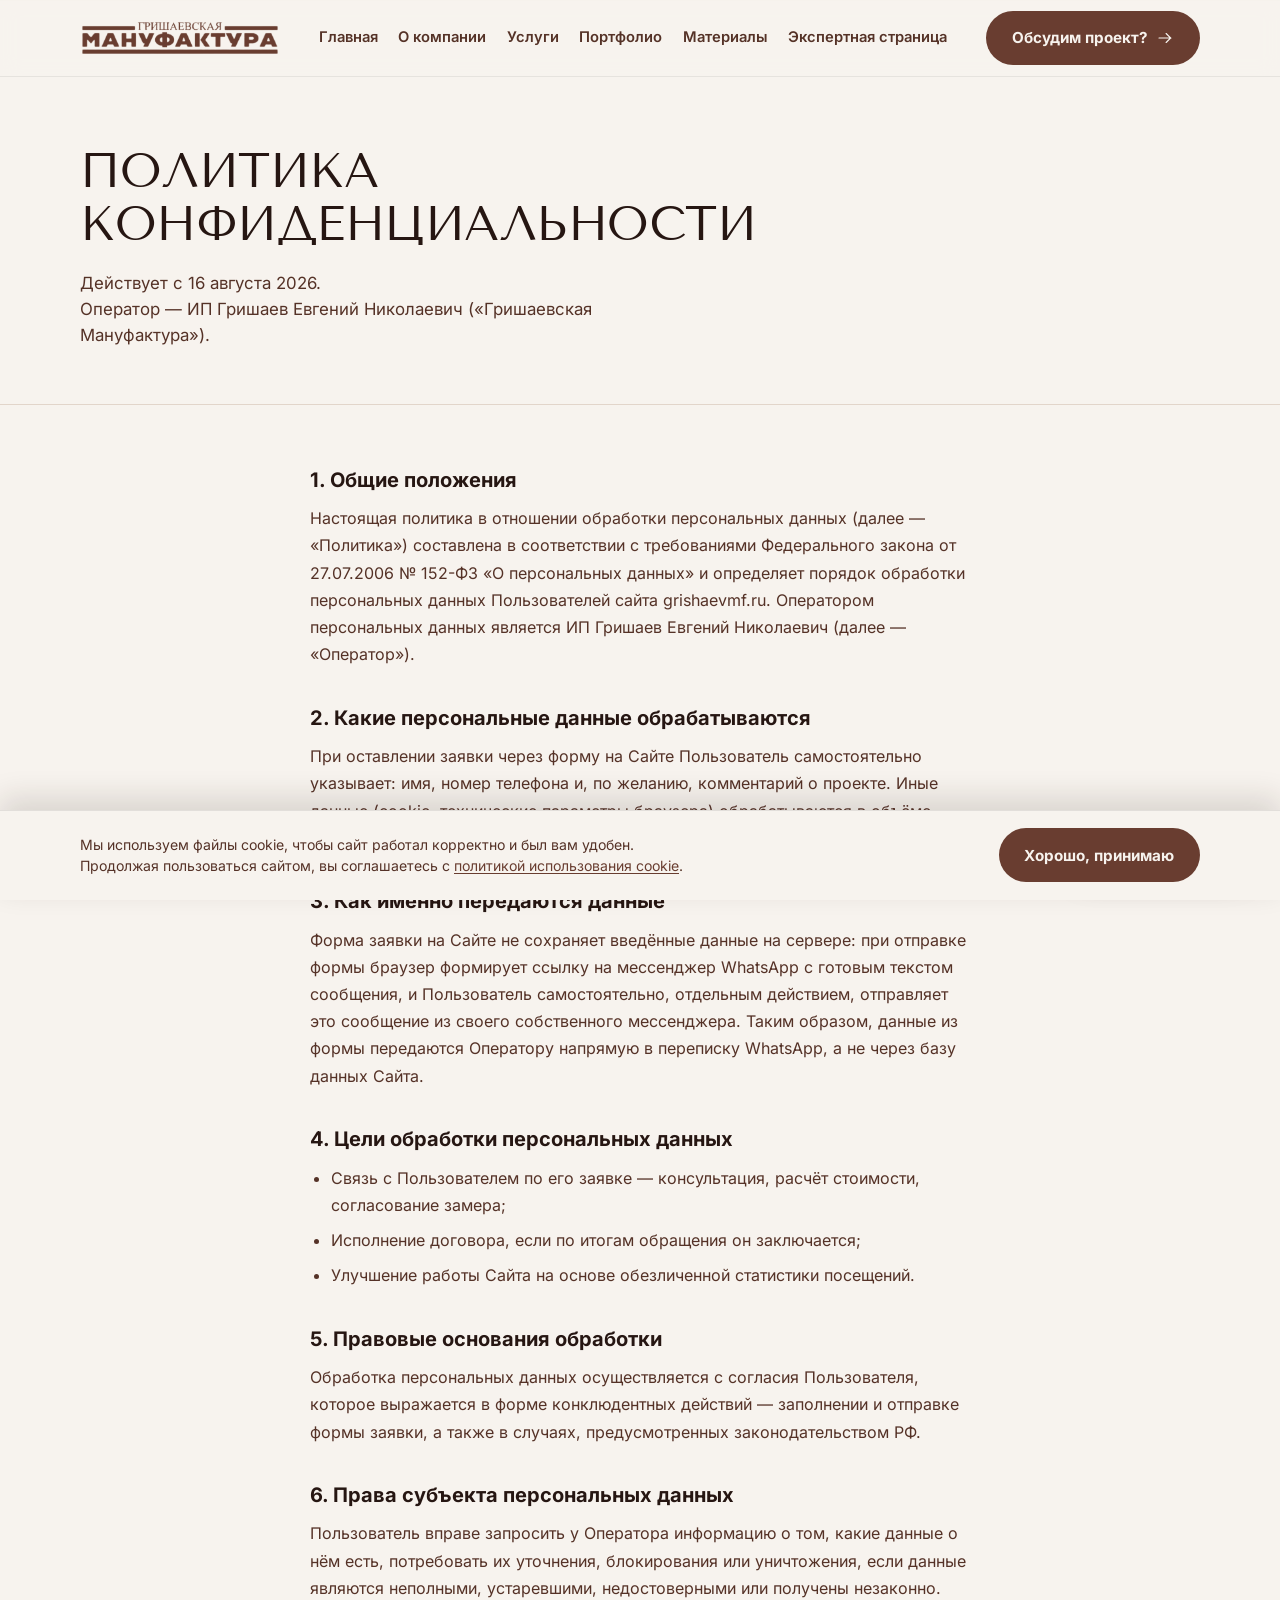
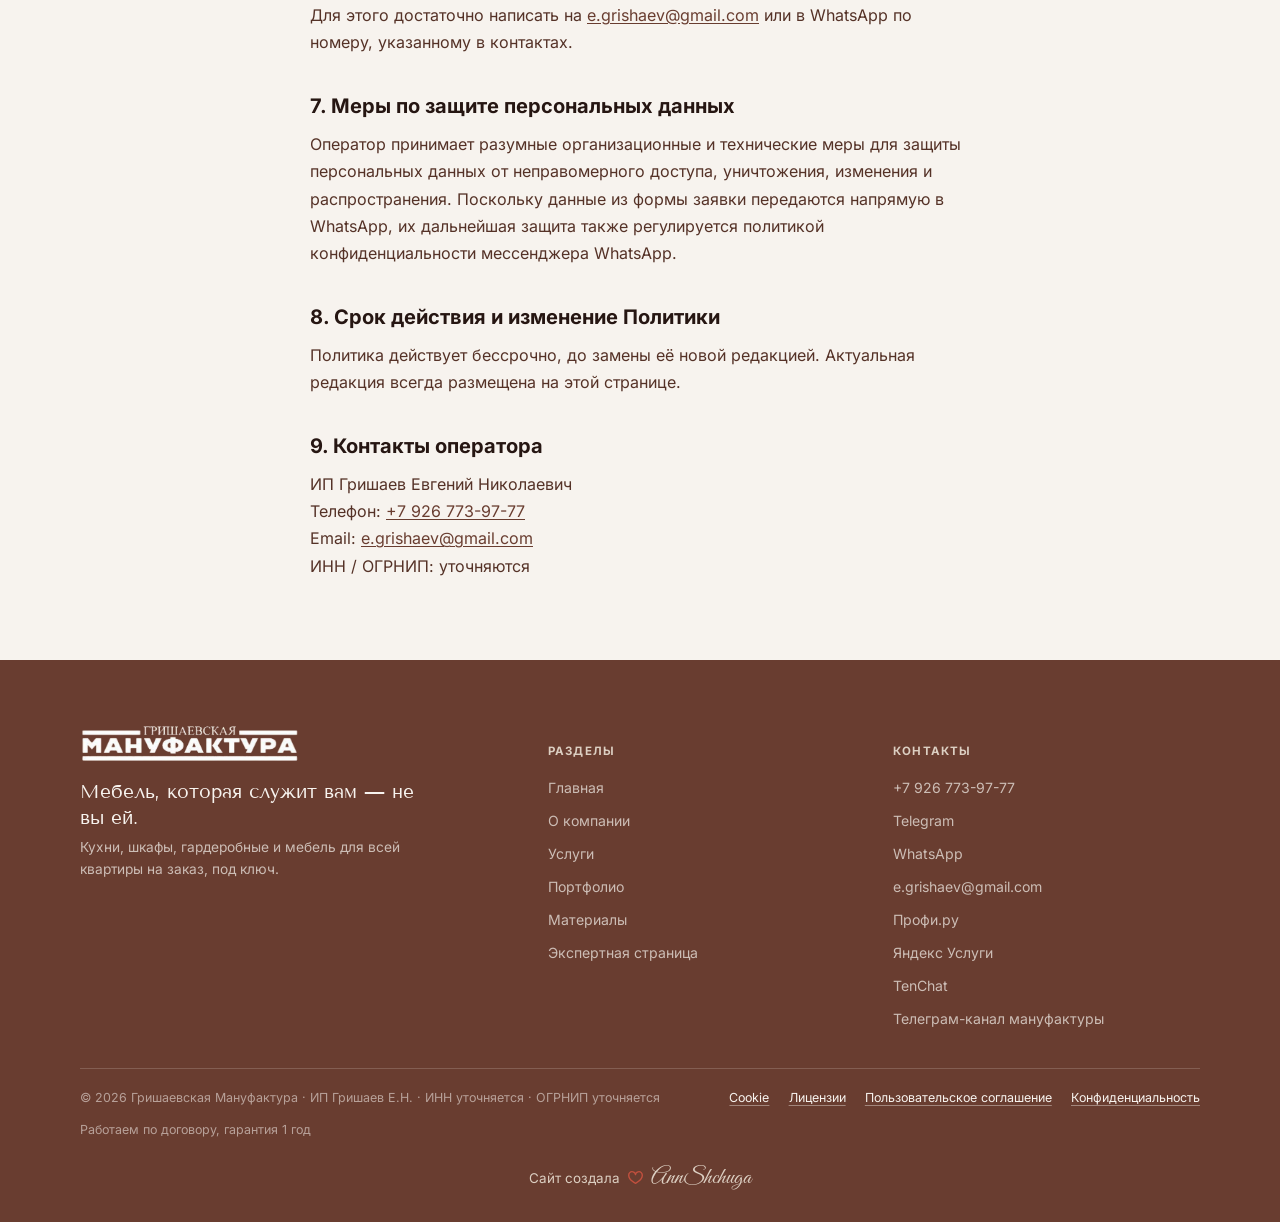
<file: projects/grishaevskaya-manufaktura/privacy.html>
<!DOCTYPE html>
<html lang="ru">
<head>
<meta charset="UTF-8">
<meta name="viewport" content="width=device-width, initial-scale=1">
<title>Политика конфиденциальности — Гришаевская Мануфактура</title>
<meta name="description" content="Как обрабатываются персональные данные посетителей сайта, в соответствии с 152-ФЗ.">
<meta property="og:title" content="Политика конфиденциальности — Гришаевская Мануфактура">
<meta property="og:description" content="Как обрабатываются персональные данные посетителей сайта, в соответствии с 152-ФЗ.">
<meta property="og:type" content="website">
<meta property="og:image" content="assets/og-image.jpg">
<meta property="og:image:width" content="1200">
<meta property="og:image:height" content="630">
<meta name="twitter:card" content="summary_large_image">
<meta name="twitter:title" content="Политика конфиденциальности — Гришаевская Мануфактура">
<meta name="twitter:description" content="Как обрабатываются персональные данные посетителей сайта, в соответствии с 152-ФЗ.">
<meta name="twitter:image" content="assets/og-image.jpg">
<meta name="robots" content="noindex, follow">
<link rel="icon" href="data:image/svg+xml,%3Csvg xmlns='http://www.w3.org/2000/svg' viewBox='0 0 32 32'%3E%3Crect width='32' height='32' fill='%23714E44'/%3E%3Ctext x='16' y='22' font-family='Georgia,serif' font-size='18' fill='%23F7F3EE' text-anchor='middle'%3EГМ%3C/text%3E%3C/svg%3E">
<link rel="icon" href="assets/favicon-32.png" sizes="32x32" type="image/png">
<link rel="apple-touch-icon" href="assets/apple-touch-icon.png">
<link rel="stylesheet" href="css/style.css">
</head>
<body>

<svg width="0" height="0" style="position:absolute" aria-hidden="true">
<defs>
  <symbol id="icon-shield" viewBox="0 0 24 24" fill="none" stroke="currentColor" stroke-width="1.5" stroke-linecap="round" stroke-linejoin="round">
    <path d="M12 3l8 3.2v5.4c0 5-3.5 8-8 9.4-4.5-1.4-8-4.4-8-9.4V6.2z"/><path d="M8.8 12l2.2 2.2 4.2-4.4"/>
  </symbol>
  <symbol id="icon-star" viewBox="0 0 24 24" fill="currentColor" stroke="none">
    <path d="M12 2.5l2.9 6.3 6.8.7-5.1 4.6 1.5 6.7L12 17.4 5.9 20.8l1.5-6.7-5.1-4.6 6.8-.7z"/>
  </symbol>
  <symbol id="icon-clock" viewBox="0 0 24 24" fill="none" stroke="currentColor" stroke-width="1.5" stroke-linecap="round" stroke-linejoin="round">
    <circle cx="12" cy="12" r="9"/><path d="M12 7.5V12l3.5 2"/>
  </symbol>
  <symbol id="icon-phone" viewBox="0 0 24 24" fill="none" stroke="currentColor" stroke-width="1.5" stroke-linecap="round" stroke-linejoin="round">
    <path d="M6.6 3h3l1.4 4.4-2.3 1.9a13.2 13.2 0 0 0 6 6l1.9-2.3L21 17.4v3a1.8 1.8 0 0 1-2 1.8C10.4 21.3 4.7 15.6 2.2 7.1A1.8 1.8 0 0 1 4 5z"/>
    <path stroke="var(--walnut)" d="M15.5 2.5a7 7 0 0 1 5 5"/>
    <path stroke="var(--walnut)" d="M15.5 6a3.6 3.6 0 0 1 2.6 2.6"/>
  </symbol>
  <symbol id="icon-chat" viewBox="0 0 24 24" fill="none" stroke="currentColor" stroke-width="1.5" stroke-linecap="round" stroke-linejoin="round">
    <path d="M21 12.2a8.5 8.5 0 1 1-3.6-6.9L21 4l-1.1 4A8.4 8.4 0 0 1 21 12.2Z"/>
    <path stroke="var(--walnut)" fill="var(--walnut)" stroke-width="1.1" d="M9 9.6a3 3 0 1 0 2.3 5L14 15l-.8-2.6a3 3 0 0 0-4.2-2.8Z"/>
  </symbol>
  <symbol id="icon-send" viewBox="0 0 24 24" fill="none" stroke="currentColor" stroke-width="1.5" stroke-linecap="round" stroke-linejoin="round">
    <circle cx="12" cy="12" r="9.5"/>
    <path stroke="var(--walnut)" fill="var(--walnut)" stroke-width="1.1" d="M7.5 12.2 17 7.4l-3.3 9.4-2-3.1-3.6-1Z"/>
  </symbol>
  <symbol id="icon-mail" viewBox="0 0 24 24" fill="none" stroke="currentColor" stroke-width="1.5" stroke-linecap="round" stroke-linejoin="round">
    <rect x="3" y="5.5" width="18" height="13" rx="1"/><path d="M3.5 6.5l8.5 6.5 8.5-6.5"/>
    <path stroke="var(--walnut)" d="M7.5 14.5h4M7.5 16.7h6"/>
  </symbol>
  <symbol id="icon-pin" viewBox="0 0 24 24" fill="none" stroke="currentColor" stroke-width="1.5" stroke-linecap="round" stroke-linejoin="round">
    <path d="M12 22s7-6.7 7-12.6A7 7 0 0 0 5 9.4C5 15.3 12 22 12 22Z"/><circle stroke="var(--walnut)" cx="12" cy="9.4" r="2.4"/>
  </symbol>
  <symbol id="detail-phone" viewBox="8.0 23.6 213.9 227.0"><g><path fill="#261612" fill-opacity="0.965" stroke="#261612" stroke-width="0.5" stroke-opacity="0.965" d="M 178.32,48.72 c 0.31,45.59 0.46,91.18 0.44,136.78 c -0.28,12.67 -0.31,25.33 -0.09,38 c -0.02,1.25 -0.14,2.48 -0.37,3.71 c -0.99,9.7 -7.89,15.22 -16.82,17.65 c -27.53,1.05 -55.4,0.42 -82.98,0.45 c -12.51,0.69 -23.43,-5.52 -24.61,-18.81 c 0,-58.33 0.04,-116.67 0.1,-175 c 0.64,-13.08 10.02,-20.91 22.5,-22.48 c 26.67,-0.28 53.35,-0.28 80.02,-0.02 c 10.6,1.18 20.44,8.68 21.81,19.72 Z M 62.29,48.04 c -0.53,1.84 -0.83,3.72 -0.91,5.64 c -0.57,56.15 0.08,112.63 -0.24,168.82 c -0.01,2.25 0.38,4.43 1.18,6.53 c 2.82,5.99 7.54,9.03 14.18,9.11 c 27,-0.05 54,-0.1 81,-0.17 c 8.44,-0.25 13.27,-7.59 13.42,-15.47 c 0,-56.67 0,-113.33 0,-170 c 0.05,-10.82 -9.28,-17.04 -19.42,-16.46 c -24.99,0.25 -49.97,0.34 -74.96,0.28 c -7.09,1.04 -11.84,4.94 -14.25,11.72 Z M 99.12,46.97 c 0.25,-2.1 1.43,-3.33 3.55,-3.68 c 9.27,-0.23 18.56,-0.33 27.84,-0.29 c 5.51,0.04 6,7.15 0.83,7.72 c -9.3,-0.04 -18.6,-0.13 -27.9,-0.26 c -2.44,0.06 -3.88,-1.1 -4.32,-3.49 Z"/></g>
<g><path fill="var(--walnut)" fill-opacity="0.965" stroke="var(--walnut)" stroke-width="0.5" stroke-opacity="0.965" d="M 74.04,118 c -0.24,-12.92 15.21,-29.5 27.91,-21.28 c 9.13,9.27 21.03,21.15 6.67,32.29 c -0.73,0.95 -0.81,1.97 -0.25,3.03 c 3.54,6.18 9.95,14.47 16.25,17.9 c 5.1,0.91 8.98,-11.41 19.29,-4.15 c 7.06,5.2 18.7,12.43 15.23,22.84 c -3.92,12.61 -15.42,20.2 -28.62,16.23 c -27.92,-7.72 -53.09,-38.52 -56.48,-66.86 Z M 82.24,118 c 1.56,14.27 10.13,28.31 19.48,38.95 c 9.03,9.84 34.34,30.32 46.33,15.6 c 8.21,-9.24 -0.97,-13.93 -7.52,-19.51 c -4.06,-3.65 -7.9,2.87 -11.19,4.65 c -10.32,4.65 -24.46,-14.98 -28.73,-22.71 c -3.34,-7.05 1.78,-10.35 5.55,-15.36 c 3.2,-4.26 -6.64,-12.94 -8.94,-16.31 c -6.99,-3.94 -15.26,8.34 -14.98,14.69 Z"/></g>
<g><path fill="var(--walnut)" fill-opacity="0.957" stroke="var(--walnut)" stroke-width="0.5" stroke-opacity="0.957" d="M 208.82,139.13 c 0.36,-4.05 0.37,-8.1 0.02,-12.15 c -1.31,-8.58 -4.89,-16.1 -10.72,-22.54 c -3.09,-4.69 3.38,-8.56 6.82,-3.87 c 16.44,18.85 15.7,50.09 -1.91,67.84 c -3.29,1.83 -7.13,-1.38 -5.23,-5.07 c 5.55,-7.82 9.41,-14.54 11.02,-24.21 Z M 13.38,136 c 0.59,-11.96 4.65,-22.6 12.18,-31.92 c 3.19,-5.15 10.71,-3.58 8.41,2.38 c -14.03,14.84 -16.92,35.34 -5.91,52.99 c 2.44,3.03 11.48,12.13 1.46,12.47 c -8.25,-3.37 -17.5,-26.81 -16.14,-35.92 Z M 185.81,150.99 c 0.27,-2.72 3.62,-5.5 4.35,-8.44 c 3.34,-9.75 1.18,-17.64 -4.02,-26.08 c 0.08,-5.53 5.6,-4.94 8.08,-1.11 c 7.77,11.66 6.86,27.6 -1.71,38.6 c -2.68,2.59 -6.73,0.94 -6.7,-2.97 Z M 31.79,137 c -0.27,-7.25 1.8,-13.74 6.21,-19.48 c 2.49,-3.71 8.02,-3.34 7.35,1.81 c -5.4,8.61 -8.08,13.99 -5.11,24.75 c 0.82,4.25 9.51,11.18 2.23,13.72 c -7.2,0.18 -11.16,-15.18 -10.68,-20.8 Z"/></g>
<g><path fill="#261612" fill-opacity="0.075" stroke="#261612" stroke-width="0.5" stroke-opacity="0.075" d="M 62.29,48.04 c 0.78,0.05 1.09,0.49 0.94,1.32 c -0.26,7.13 1.31,15.95 1.15,23.21 c -0.39,1.49 -1.12,0.84 -2.07,1.8 c -0.92,3.57 1.85,17.05 2.02,22.19 c 0.35,1.89 -0.89,1.94 -2.04,2.83 c -0.21,2.07 -0.2,4.14 0.01,6.21 c 1.28,0.88 2.36,0.94 2.09,2.92 c -0.38,3.36 0.53,20.14 -0.64,21.9 c -2.51,1.51 -0.15,2.5 0.5,4.02 c 0.06,2.75 -0.22,5.46 -0.85,8.12 c 1.23,5.74 0.7,11.09 0.89,16.94 c -0.43,1.94 -2.16,0.76 -2.22,2.82 c 0.23,6.55 3.14,26.75 0.94,31.38 c -0.92,4.82 -0.32,10.41 -0.67,14.98 c 0.62,0.56 1.08,1.21 1.39,1.96 c -0.48,4.53 1.32,14.83 -1.41,18.39 c -0.8,-2.1 -1.19,-4.28 -1.18,-6.53 c 0.32,-56.19 -0.33,-112.67 0.24,-168.82 c 0.08,-1.92 0.38,-3.8 0.91,-5.64 Z"/></g>
<g><path fill="#261612" fill-opacity="0.933" stroke="#261612" stroke-width="0.5" stroke-opacity="0.933" d="M 98.08,227.04 c 0.25,-2.01 1.39,-3.11 3.4,-3.28 c 9.61,-0.16 19.22,-0.27 28.83,-0.33 c 5.92,-0.5 6.43,7.1 1.16,7.3 c -10.16,0.18 -20.32,0.1 -30.48,-0.25 c -1.76,-0.46 -2.74,-1.61 -2.91,-3.44 Z"/></g>
<g><path fill="var(--walnut)" fill-opacity="0.114" stroke="var(--walnut)" stroke-width="0.5" stroke-opacity="0.114" d="M 178.32,48.72 c 0.9,0.23 1.37,0.8 1.4,1.72 c -0.06,8.35 -0.08,16.7 -0.06,25.05 c 0.24,1.67 0.46,3.35 0.65,5.02 c 0,8.99 -0.03,17.98 -0.09,26.97 c 0.42,0.98 0.73,2 0.94,3.04 c -0.44,0.62 -0.74,1.3 -0.9,2.03 c 0.03,4.97 0.02,9.94 -0.01,14.91 c 0.08,0.74 0.3,1.43 0.64,2.09 c -0.29,0.64 -0.5,1.31 -0.62,2 c 0.01,22.33 0.03,44.66 0.07,66.98 c -0.36,1.98 -0.6,3.96 -0.71,5.97 c -0.15,7.24 0.51,14.59 -0.01,21.81 c -0.3,0.48 -0.74,0.78 -1.32,0.9 c 0.23,-1.23 0.35,-2.46 0.37,-3.71 c -0.22,-12.67 -0.19,-25.33 0.09,-38 c 0.02,-45.6 -0.13,-91.19 -0.44,-136.78 Z"/></g>
<g><path fill="var(--walnut)" fill-opacity="0.129" stroke="var(--walnut)" stroke-width="0.5" stroke-opacity="0.129" d="M 208.84,126.98 c 0.35,4.05 0.34,8.1 -0.02,12.15 c -1.44,-1.68 -1.29,-6.46 -0.73,-8.57 c 0.26,-0.74 -0.94,-3.99 0.75,-3.58 Z"/></g></symbol>
  <symbol id="detail-whatsapp" viewBox="10.3 12.8 202.4 197.9"><g><path fill="#261612" fill-opacity="0.965" stroke="#261612" stroke-width="0.5" stroke-opacity="0.965" d="M 14.96,201 c 5.02,-13.82 9.98,-27.67 14.88,-41.54 c 0.09,-0.52 0.04,-1.03 -0.15,-1.52 c -44.96,-85.45 54.98,-177.21 136.64,-125.64 c 74.11,49.21 43.7,164.54 -43.87,173.39 c -21.4,1.9 -42.16,-3.05 -60.96,-13.12 c -12.59,3.41 -28.27,9.13 -41.18,13.11 c -3.38,0.24 -5.17,-1.32 -5.36,-4.68 Z M 25.12,194.92 c 3.77,0.8 27.21,-8.34 32.83,-9.58 c 6.09,-2.56 11.71,2.86 17.11,4.97 c 50.66,22.97 107.29,-3.9 122.59,-56.99 c 14.48,-61.22 -32.02,-116.31 -95.11,-107.03 c -59.42,10.07 -95.51,75.86 -64.82,129.62 c 1.71,5.01 -10.12,32.47 -12.6,39.01 Z"/></g>
<g><path fill="var(--walnut)" fill-opacity="0.965" stroke="var(--walnut)" stroke-width="0.5" stroke-opacity="0.965" d="M 61.84,83 c 0.31,-16.61 22.05,-35.82 35.86,-19.04 c 11.19,13.68 17.94,20.82 1.94,35.05 c -1.29,1.65 -1.29,3.32 0.03,5.01 c 1.91,6.36 23.34,30.8 29.39,27.46 c 5.62,-5.17 9.55,-10.73 18.25,-8.12 c 7.74,4.64 25.49,12.33 22.52,24.11 c -7.73,27.43 -34.21,24.57 -54.17,12.3 c -24.97,-13.76 -52.92,-47.56 -53.82,-76.77 Z M 69.89,84 c 3.38,32.35 39.56,72.56 72.77,76.7 c 9.44,1.54 26.37,-14.72 14.89,-20.83 c -3.51,-1.86 -11.64,-9.96 -15.59,-8.48 c -7.93,6.2 -12.72,13.13 -23.4,5.52 c -8.37,-5.92 -34.78,-30.08 -27.15,-41.17 c 3.28,-4.52 12.6,-9.28 7.99,-15.78 c -3.4,-4.07 -10.25,-16.83 -16.77,-13.78 c -6.74,3.44 -13.09,9.66 -12.74,17.82 Z"/></g></symbol>
  <symbol id="detail-telegram" viewBox="12.4 13.6 193.5 194.8"><g><path fill="#261612" fill-opacity="0.965" stroke="#261612" stroke-width="0.5" stroke-opacity="0.965" d="M 16.96,111 c 1.93,-99.97 140.48,-130.88 178.47,-34 c 25.92,73.67 -39.49,146.24 -115.96,122.09 c -5.4,-2.08 -10.72,-4.31 -15.97,-6.71 c -5.73,0.89 -37.66,12.57 -40.54,11.22 c -2.39,-1.18 -3.23,-3.05 -2.51,-5.61 c 1.58,-5.15 12.65,-33.4 11.15,-36.3 c -9.82,-15.48 -14.7,-32.38 -14.64,-50.69 Z M 24.99,112 c 0.17,16.62 4.43,33.45 14.45,46.94 c 1.39,2.05 1.53,4.2 0.44,6.44 c -3.39,9.28 -6.52,18.64 -9.4,28.09 c 0.46,0.9 1.81,0.15 2.52,0.04 c 7.33,-1.85 25.23,-8.65 31.47,-9.29 c 19.36,9.47 33.85,13.75 55.99,11.49 c 94.8,-16.46 97.49,-152.47 3,-169.45 c -51.66,-6.84 -98.94,33.24 -98.47,85.74 Z"/></g>
<g><path fill="var(--walnut)" fill-opacity="0.973" stroke="var(--walnut)" stroke-width="0.5" stroke-opacity="0.973" d="M 46,116 c 0.01,-2.17 1.01,-3.68 3,-4.52 c 34.98,-15.54 69.89,-31.22 104.73,-47.04 c 4.41,-2.37 8.45,1.06 7.03,5.9 c -11.04,32.02 -22.02,64.05 -32.96,96.09 c -1.22,4.32 -5.95,5.65 -9.24,2.52 c -10.51,-11.47 -20.84,-24.21 -31.51,-35.39 c -12.88,-4.39 -25.71,-8.94 -38.49,-13.65 c -1.59,-0.81 -2.45,-2.12 -2.56,-3.91 Z M 122.76,86.81 c -20.22,9.4 -41.07,18.82 -61.47,27.89 c -0.71,0.3 -1.04,0.82 -0.99,1.56 c 8.65,2.84 17.33,5.6 26.04,8.27 c 13.3,-10.77 26.61,-21.54 39.95,-32.28 c 3.75,-2.84 7.53,-5.62 11.36,-8.34 c 2.56,0.13 -1.19,3.8 -1.45,4.79 c -1.19,2.53 -2.72,4.84 -4.59,6.91 c -3.58,3.4 -7.17,6.81 -10.74,10.21 c -6.86,5.99 -13.64,12.06 -20.34,18.2 c -1.92,1.78 -3.72,3.63 -5.41,5.57 c -0.02,0.53 0.14,0.99 0.5,1.38 c 6.7,7.55 13.32,15.15 19.84,22.8 c 0.35,-0.54 0.34,-1.1 -0.04,-1.68 c -1.89,-4.72 -8.58,-16.31 -8.51,-20.6 c 2.83,-5.78 13.18,-17.12 17.3,-23.32 c 3.36,-3.97 6.64,-8.01 9.82,-12.12 c 1.49,-1.86 2.89,-3.8 4.18,-5.81 c 3.46,-4.67 7.07,-9.21 10.84,-13.64 c 0.48,-0.46 0.56,-0.97 0.27,-1.51 c -1.92,0.58 -3.82,1.25 -5.71,2 c -6.84,3.48 -13.79,6.72 -20.85,9.72 Z"/></g>
<g><path fill="var(--walnut)" fill-opacity="0.012" stroke="var(--walnut)" stroke-width="0.5" stroke-opacity="0.012" d="M 122.76,86.81 c 3.31,0.71 1.24,0.59 1.46,2.46 c 0.57,1.08 1.26,2.07 2.07,2.98 c -13.34,10.74 -26.65,21.51 -39.95,32.28 c -8.71,-2.67 -17.39,-5.43 -26.04,-8.27 c -0.05,-0.74 0.28,-1.26 0.99,-1.56 c 20.4,-9.07 41.25,-18.49 61.47,-27.89 Z"/></g>
<g><path fill="var(--walnut)" fill-opacity="0.031" stroke="var(--walnut)" stroke-width="0.5" stroke-opacity="0.031" d="M 120.87,105.82 c 1.19,0.67 2.31,1.45 3.34,2.35 c -4.12,6.2 -14.47,17.54 -17.3,23.32 c -0.07,4.29 6.62,15.88 8.51,20.6 c 0.38,0.58 0.39,1.14 0.04,1.68 c -6.52,-7.65 -13.14,-15.25 -19.84,-22.8 c -0.36,-0.39 -0.52,-0.85 -0.5,-1.38 c 1.69,-1.94 3.49,-3.79 5.41,-5.57 c 6.7,-6.14 13.48,-12.21 20.34,-18.2 Z"/></g>
<g><path fill="var(--walnut)" fill-opacity="0.086" stroke="var(--walnut)" stroke-width="0.5" stroke-opacity="0.086" d="M 131.61,95.61 c 0.78,0.29 1.59,0.44 2.42,0.44 c -3.18,4.11 -6.46,8.15 -9.82,12.12 c -1.03,-0.9 -2.15,-1.68 -3.34,-2.35 c 3.57,-3.4 7.16,-6.81 10.74,-10.21 Z"/></g>
<g><path fill="var(--walnut)" fill-opacity="0.255" stroke="var(--walnut)" stroke-width="0.5" stroke-opacity="0.255" d="M 136.2,88.7 c 0.4,0.87 1.07,1.38 2.01,1.54 c -1.29,2.01 -2.69,3.95 -4.18,5.81 c -0.83,0 -1.64,-0.15 -2.42,-0.44 c 1.87,-2.07 3.4,-4.38 4.59,-6.91 Z"/></g>
<g><path fill="var(--walnut)" fill-opacity="0.063" stroke="var(--walnut)" stroke-width="0.5" stroke-opacity="0.063" d="M 138.21,90.24 c -0.94,-0.16 -1.61,-0.67 -2.01,-1.54 c 0.26,-0.99 4.01,-4.66 1.45,-4.79 c -3.83,2.72 -7.61,5.5 -11.36,8.34 c -0.81,-0.91 -1.5,-1.9 -2.07,-2.98 c -0.22,-1.87 1.85,-1.75 -1.46,-2.46 c 7.06,-3 14.01,-6.24 20.85,-9.72 c 1.89,-0.75 3.79,-1.42 5.71,-2 c 0.29,0.54 0.21,1.05 -0.27,1.51 c -3.77,4.43 -7.38,8.97 -10.84,13.64 Z"/></g></symbol>
  <symbol id="detail-mail" viewBox="12.0 16.2 173.2 196.1"><g><path fill="#261612" fill-opacity="0.961" d="M 16.21,192 c 0.96,-30.41 -0.53,-61.18 0.54,-91.51 c 0.68,-7.43 20.71,-13.41 24.03,-21.05 c 0.16,-17.31 0.23,-34.63 0.21,-51.95 c -0.17,-10.28 14.02,-5.9 20.52,-7.04 c 29.82,0.61 60.29,-0.32 90,0.42 c 3.45,0.83 5.25,3.03 5.4,6.62 c -0.01,17.33 0.05,34.65 0.17,51.97 c 3.16,7.5 22.13,12.78 23.92,21.04 c -0.05,33 -0.05,66 -0.03,99 c -0.16,4.85 -3.4,8.73 -8.47,8.59 c -49.67,0 -99.34,-0.04 -149.01,-0.12 c -8.72,-1.25 -7.15,-9.38 -7.28,-15.97 Z M 48.7,76 c 0.03,6.58 -1.07,37.6 1.46,41.21 c 15.24,11.08 30.55,22.07 45.93,32.97 c 1.53,0.8 3.05,0.81 4.59,0.04 c 14.56,-10.48 29.15,-20.93 43.76,-31.34 c 1.83,-1.13 3.28,-2.61 4.35,-4.43 c 0.19,-22.98 0.29,-45.96 0.29,-68.95 c -0.01,-5.29 -0.13,-10.57 -0.37,-15.84 c -0.33,-1.17 -2.24,-1.29 -3.2,-1.47 c -31.01,-0.18 -62.01,-0.15 -93.02,0.09 c -2.38,-0.21 -3.62,0.87 -3.72,3.22 c 0.01,14.83 -0.02,29.67 -0.07,44.5 Z M 27.64,100.03 c 3.07,3.95 7.95,5.87 11.68,9.16 c 0.48,0.44 0.96,0.48 1.44,0.11 c 0.13,-5.6 0.17,-11.2 0.13,-16.81 c -0.08,-1.41 -0.71,-1.71 -1.89,-0.9 c -4.04,2.49 -7.83,5.3 -11.36,8.44 Z M 156.79,94 c 0.03,4.52 0.05,9.04 0.09,13.56 c 0.21,1.46 0.91,1.72 2.1,0.78 c 1.72,-1.13 10.78,-6.82 10.5,-8.69 c -2.3,-3.18 -7.9,-6.05 -11.14,-8.52 c -1.81,-0.84 -1.57,1.91 -1.55,2.87 Z M 23.65,188 c 0.12,0.82 -0.42,8 2.01,5.26 c 15.37,-14.32 30.5,-28.88 45.4,-43.7 c 1.41,-1.17 2.54,-2.57 3.38,-4.2 c 0.24,-0.97 -1.83,-2.45 -2.41,-3.04 c -15.71,-11.53 -31.53,-22.88 -47.47,-34.06 c -0.47,0.66 -0.66,1.4 -0.55,2.22 c -0.08,25.84 -0.21,51.68 -0.36,77.52 Z M 122.98,145.02 c 3.3,5.86 20.41,20.34 25.75,26.76 c 7.99,7.35 15.81,14.87 23.48,22.56 c 0.26,0.28 0.55,0.36 0.89,0.24 c 0.46,-3.15 0.66,-6.32 0.61,-9.52 c 0.11,-17.52 0.2,-35.04 0.29,-52.56 c 0.02,-8 -0.29,-15.98 -0.94,-23.93 c -0.38,-0.29 -0.76,-0.28 -1.13,0.03 c -15.63,10.89 -31.39,22.7 -46.93,33.75 c -0.84,0.8 -1.51,1.69 -2.02,2.67 Z M 30.01,199.95 c 2.14,0.35 4.3,0.49 6.49,0.41 c 43.02,-0.11 86.04,-0.2 129.05,-0.26 c 0.5,0 0.83,-0.21 1.01,-0.64 c -13.5,-12.98 -26.9,-26.09 -40.18,-39.34 c -3.24,-3.06 -6.52,-6.08 -9.84,-9.04 c -4.85,-3.23 -13.59,11.58 -20.89,7.66 c -3.83,-2.4 -7.58,-4.92 -11.25,-7.56 c -1.86,-1.08 -3.52,-0.84 -4.98,0.73 c -16.4,16.1 -32.87,32.11 -49.41,48.04 Z"/></g>
<g><path fill="var(--walnut)" fill-opacity="0.965" d="M 132.7,54.65 c -1.04,0.27 -2.1,0.41 -3.18,0.4 c -21.1,0 -42.18,-0.11 -63.26,-0.33 c -2.81,-0.66 -3.83,-2.36 -3.05,-5.11 c 1.61,-1.97 3.7,-2.81 6.28,-2.54 c 20.34,0.08 40.68,0.1 61.02,0.06 c 5.07,-0.03 7.09,5.83 2.19,7.52 Z"/></g>
<g><path fill="var(--walnut)" fill-opacity="0.965" d="M 66.11,87.08 c 21.96,-0.13 43.91,-0.14 65.87,-0.04 c 1.11,0.18 1.97,0.72 2.6,1.64 c 1.26,3.22 0.22,5.22 -3.12,5.99 c -21.28,0.05 -42.68,0.35 -63.96,0.05 c -5,0.38 -6.39,-6.03 -1.39,-7.64 Z"/></g>
<g><path fill="var(--walnut)" fill-opacity="0.965" d="M 66.03,67.09 c 22.27,-0.13 44.53,-0.11 66.79,0.05 c 0.69,0.38 1.25,0.91 1.65,1.59 c 0.97,2.62 0.14,4.36 -2.48,5.24 c -21.98,0.13 -43.97,0.11 -65.96,-0.06 c -4.04,-0.58 -3.95,-6.19 0,-6.82 Z"/></g>
<g><path fill="var(--walnut)" fill-opacity="0.969" d="M 62.95,111.99 c -0.26,-3.76 2.44,-4.35 5.55,-4.19 c 13.51,0.02 27.02,-0.01 40.53,-0.07 c 4.81,0.47 4.76,8.19 -2.53,7.5 c -13.34,0.03 -26.67,-0.02 -40.01,-0.15 c -2,-0.09 -3.18,-1.12 -3.54,-3.09 Z"/></g>
<g><path fill="#261612" fill-opacity="0.024" d="M 27.64,100.03 c 3.53,-3.14 7.32,-5.95 11.36,-8.44 c 1.18,-0.81 1.81,-0.51 1.89,0.9 c 0.04,5.61 0,11.21 -0.13,16.81 c -0.48,0.37 -0.96,0.33 -1.44,-0.11 c -3.73,-3.29 -8.61,-5.21 -11.68,-9.16 Z M 156.79,94 c -0.02,-0.96 -0.26,-3.71 1.55,-2.87 c 3.24,2.47 8.84,5.34 11.14,8.52 c 0.28,1.87 -8.78,7.56 -10.5,8.69 c -1.19,0.94 -1.89,0.68 -2.1,-0.78 c -0.04,-4.52 -0.06,-9.04 -0.09,-13.56 Z"/></g>
<g><path fill="var(--walnut)" fill-opacity="0.18" d="M 131.98,87.04 c -21.96,-0.1 -43.91,-0.09 -65.87,0.04 c -0.18,-1.1 3.69,-0.85 4.39,-1.1 c 8,0.13 16,0.11 24,-0.05 c 12.01,-0.05 24.02,0.05 36.02,0.29 c 0.53,0.09 1.7,-0.16 1.46,0.82 Z"/></g>
<g><path fill="var(--walnut)" fill-opacity="0.294" d="M 66.03,73.91 c 21.99,0.17 43.98,0.19 65.96,0.06 c 0.07,1.21 -1.74,1.02 -2.48,1.08 c -9,-0.25 -18.01,-0.23 -27.01,0.03 c -11.69,-0.04 -23.38,-0.13 -35.07,-0.26 c -0.77,0.1 -1.24,-0.2 -1.4,-0.91 Z"/></g>
<g><path fill="var(--walnut)" fill-opacity="0.29" d="M 132.82,67.14 c -22.26,-0.16 -44.52,-0.18 -66.79,-0.05 c 0.16,-0.69 0.62,-1.01 1.36,-0.95 c 21.39,-0.2 42.77,-0.21 64.16,-0.02 c 0.74,-0.02 1.17,0.32 1.27,1.02 Z"/></g>
<g><path fill="var(--walnut)" fill-opacity="0.078" d="M 66.26,54.72 c 21.08,0.22 42.16,0.33 63.26,0.33 c 1.08,0.01 2.14,-0.13 3.18,-0.4 c 0.06,0.82 -0.32,1.26 -1.17,1.33 c -21.33,0.18 -42.66,0.12 -63.98,-0.17 c -0.91,0.15 -1.34,-0.21 -1.29,-1.09 Z"/></g></symbol>
  <symbol id="detail-pin" viewBox="10.0 15.6 193.5 208.2"><g><path fill="#261612" fill-opacity="0.965" stroke="#261612" stroke-width="0.5" stroke-opacity="0.965" d="M 77.93,79 c 1.66,-37.02 55.48,-37.52 59.08,-2.5 c 1.98,39.78 -58.06,42.27 -59.08,2.5 Z M 85.63,80 c 1.56,30.15 50.72,24.51 42.66,-7.67 c -9.41,-23 -43.12,-16.03 -42.66,7.67 Z M 78.89,146.99 c 1.88,1.91 4.06,5.63 4.93,8.13 c -6.89,-0.89 -23.5,-0.48 -31.34,-0.34 c -2.09,0.09 -3.45,1.15 -4.09,3.18 c -4.94,10.19 -9.92,20.36 -14.92,30.51 c 0.31,1.16 2.16,0.78 3.03,0.94 c 8.28,-0.16 16.56,-0.16 24.84,-0.01 c 4.58,1.17 3.48,7.25 -0.83,6.87 c -10.2,0.09 -20.38,0.17 -30.56,0.24 c -3.12,4.23 -4.8,9.02 -7.37,13.53 c -0.57,1.08 -0.25,1.67 0.94,1.78 c 26.28,0.19 52.59,0.2 78.86,-0.16 c 0.71,-0.15 1.09,-0.6 1.13,-1.34 c 0.08,-3.39 0.21,-6.77 0.38,-10.15 c 1.94,-0.43 5.36,-0.9 7.1,0.18 c -0.12,3.65 -0.03,7.29 0.27,10.92 c 0.32,0.41 0.74,0.6 1.27,0.57 c 25.65,0.01 51.3,0.01 76.95,-0.02 c 1.75,0.02 1.16,-1.48 0.65,-2.43 c -8.99,-17.81 -16.96,-36.14 -26.12,-53.85 c -3.56,-1.93 -15.44,-0.96 -19.84,-0.67 c -0.05,-0.42 -0.29,-0.7 -0.7,-0.83 c -3.34,-0.01 -6.68,-0.04 -10.03,-0.08 c -0.92,-0.1 -1.48,0.29 -1.68,1.16 c -0.52,0.01 -1.05,0.04 -1.57,0.09 c -0.07,-0.83 4.11,-7.24 4.99,-8.26 c 9.43,0.1 18.86,0.18 28.29,0.26 c 4.38,0.96 7.43,3.55 9.15,7.74 c 8.39,18.13 16.97,36.16 25.75,54.08 c 2.05,5.46 -2.34,10.24 -7.87,10.11 c -56.35,0.31 -112.66,0.25 -169.01,-0.13 c -6.17,-0.7 -8.66,-6.31 -5.74,-11.7 c 8.64,-17.14 17.06,-34.38 25.26,-51.74 c 2.05,-4.3 4.41,-7.75 9.51,-8.37 c 9.46,-0.11 18.91,-0.18 28.37,-0.21 Z"/></g>
<g><path fill="var(--walnut)" fill-opacity="0.965" stroke="var(--walnut)" stroke-width="0.5" stroke-opacity="0.965" d="M 135.18,146.95 c -0.88,1.02 -5.06,7.43 -4.99,8.26 c -0.69,0.1 -1.21,0.45 -1.55,1.07 c -2.04,3.36 -3.94,6.78 -5.7,10.27 c 0.1,0.62 0.46,0.99 1.08,1.11 c 10.33,1.61 26.54,8.92 18.01,21.91 c -7.2,7.72 -20.31,9.32 -30.25,9.89 c -0.39,0.18 -0.65,0.48 -0.79,0.89 c -1.74,-1.08 -5.16,-0.61 -7.1,-0.18 c -0.66,-0.37 -1.37,-0.64 -2.11,-0.81 c -10.36,-0.78 -25.18,-2.48 -31,-12.41 c -4.1,-10.28 7.2,-16.02 15.26,-18.33 c 1.89,-0.43 3.75,-0.88 5.57,-1.33 c -0.16,-1.74 -6.29,-11.4 -7.79,-12.17 c -0.87,-2.5 -3.05,-6.22 -4.93,-8.13 c -0.04,-0.61 -0.23,-1.18 -0.55,-1.7 c -19.72,-30.42 -47.07,-68.82 -18.4,-102.85 c 27.32,-30.52 73.06,-29.92 97.99,3.11 c 24.79,34.6 -4.15,69.2 -21.78,99.04 c -0.49,0.72 -0.81,1.51 -0.97,2.36 Z M 54.97,77 c 1.81,26.48 32.4,65.96 46.06,89.48 c 1.59,2.39 3.27,4.71 5.05,6.97 c 0.34,0.41 0.78,0.58 1.31,0.5 c 1.99,-2.37 3.86,-4.86 5.59,-7.47 c 15.73,-25 33.41,-50.05 44.72,-77.42 c 9.87,-30.11 -15.44,-58.71 -45.35,-60.8 c -28.83,-2.28 -57.04,18.65 -57.38,48.74 Z M 77.75,181.93 c 0.45,11.36 36.99,11.14 44.62,8.88 c 4.38,-0.8 18.08,-4.64 12.55,-11.13 c -2.85,-2.11 -15.72,-7.38 -18.24,-4.63 c -1.99,2.7 -3.93,5.44 -5.83,8.2 c -6.35,4.89 -10.88,-4.19 -14.01,-8.53 c -2.27,-2.42 -17.65,2.91 -19.09,7.21 Z"/></g>
<g><path fill="var(--walnut)" fill-opacity="0.561" d="M 144.17,154.87 c -4.13,0.11 -8.27,0.2 -12.41,0.25 c 0.2,-0.87 0.76,-1.26 1.68,-1.16 c 3.35,0.04 6.69,0.07 10.03,0.08 c 0.41,0.13 0.65,0.41 0.7,0.83 Z"/></g></symbol>
  <symbol id="icon-arrow" viewBox="0 0 24 24" fill="none" stroke="currentColor" stroke-width="1.5" stroke-linecap="round" stroke-linejoin="round">
    <path d="M4 12h16M13.5 6l6 6-6 6"/>
  </symbol>
  <symbol id="mark-kitchen" viewBox="18.1 6.5 214.9 263.5"><g><path fill="#261612" fill-opacity="0.953" d="M 57.08,82.92 c 3.35,-4.5 22.31,-4.08 21.51,0.56 c -2.16,5.59 -11.49,2.48 -16.09,3.22 c -2.38,0.11 -4.3,-1.89 -5.42,-3.78 Z M 153.02,160.78 c 10.34,0.5 20.69,0.53 31.04,0.09 c 6.16,0.04 38.76,-0.95 41.91,0.84 c 2.15,1.02 2.64,2.54 1.48,4.56 c -1.1,1.11 -2.34,2.02 -3.73,2.76 c -0.57,0.73 -0.92,1.55 -1.02,2.48 c 0.14,27.33 0.07,54.67 -0.22,82 c -0.06,1.35 0.23,2.61 0.86,3.8 c 1.53,0.37 6.29,3.98 3.9,5.54 c -2.79,3.27 -10.78,1.34 -14.74,1.94 c -61.33,-0.03 -122.67,0.05 -184,0.25 c -1.72,0.01 -3.35,-0.36 -4.9,-1.08 c -2.29,-3.82 3.66,-6.04 3.11,-10.45 c 0.06,-25.01 0.06,-50.01 -0.03,-75.01 c -0.12,-2.33 -0.29,-4.65 -0.51,-6.96 c -0.79,-2.1 -1.71,-4.14 -2.75,-6.13 c -0.12,-1.89 0.73,-3.04 2.56,-3.43 c 16.5,-0.1 33,-0.29 49.51,-0.55 c 3.24,-0.14 5,-1.57 3.44,-4.81 c -1.93,-1.47 -4.39,-0.5 -6.58,-1.24 c -0.93,-0.25 -1.47,-0.86 -1.6,-1.82 c -1.01,-5.51 4.35,-4.76 7.76,-5.75 c 0.42,-0.41 0.73,-0.9 0.93,-1.46 c 0.34,-5.6 0.55,-11.22 0.64,-16.85 c 4.6,-23.11 33.83,-6.37 24.2,5.24 c -4.61,1.21 -4.51,-4.62 -6.32,-7.25 c -4.17,-5.2 -11.03,-2.46 -11.08,4.01 c -0.08,9 -0.05,17.99 0.08,26.99 c 0.2,2.1 1.38,3.03 3.54,2.78 c 20.83,-0.19 41.71,0.16 62.52,-0.49 Z M 33.07,172.08 c 1.39,2.2 2.11,2.36 4.55,2.69 c 33.59,0.03 67.29,-0.01 100.85,-0.37 c 5.09,-0.6 4.29,-6.21 -0.96,-6.1 c -29,0 -58.01,0.01 -87.01,0.05 c -2.62,0.23 -14.94,-0.52 -16.42,1.36 c -0.37,0.78 -0.7,1.56 -1.01,2.37 Z M 148.34,185 c 0.34,2.14 0.74,3.05 3.16,3.01 c 20.66,0.03 41.32,-0.03 61.98,-0.17 c 1.33,-0.21 2.06,-1.01 2.16,-2.39 c 0.22,-4.96 0.22,-9.91 0,-14.87 c -0.24,-2.22 -2.35,-2.27 -4.13,-2.36 c -20.27,-0.12 -40.53,-0.02 -60.79,0.3 c -1.41,0.37 -2.14,1.29 -2.19,2.76 c -0.14,4.57 -0.21,9.15 -0.19,13.72 Z M 158.19,177.95 c 1.32,-1.81 3.08,-2.83 5.3,-3.04 c 6.92,0.65 37.86,-1.62 41.7,1.54 c 2.88,2.34 -1.17,5.37 -3.69,5.34 c -5.71,-0.07 -37.76,0.91 -40.38,-0.49 c -1.41,-0.75 -2.38,-1.87 -2.93,-3.35 Z M 33.55,207 c 0.01,11.17 0.1,22.34 0.27,33.51 c 0.13,4.12 0.62,4.43 4.67,4.49 c 12.34,0.01 24.68,-0.02 37.02,-0.09 c 3.26,0.33 4.75,-1.14 4.45,-4.4 c 0.15,-18.68 0.15,-37.35 -0.01,-56.02 c -0.08,-2.18 -1.23,-3.23 -3.44,-3.15 c -12.92,-0.33 -25.83,-0.33 -38.75,-0.02 c -2.44,-0.27 -3.76,0.79 -3.96,3.18 c -0.01,7.5 -0.09,15 -0.25,22.5 Z M 86.82,212 c 0.09,9.83 0.14,19.67 0.15,29.5 c 0.01,3.03 1.94,3.4 4.52,3.37 c 15.98,0.09 31.95,-0.01 47.92,-0.27 c 2.08,-0.35 2.34,-2.32 2.36,-4.09 c 0,-18.67 0,-37.33 0.01,-56 c 0.21,-2.68 -2.03,-3.46 -4.28,-3.33 c -15.33,0.18 -30.67,0.12 -46.01,-0.16 c -2.85,-0.06 -4.47,0.26 -4.51,3.48 c 0.04,9.17 -0.01,18.33 -0.16,27.5 Z M 148.37,197 c 0.2,14.67 0.24,29.33 0.13,44 c -0.06,1.37 0.42,2.49 1.45,3.36 c 20.84,0.29 41.69,0.38 62.55,0.28 c 2.58,-0.13 3.69,-1.51 3.31,-4.13 c -0.1,-14.01 -0.11,-28.02 -0.03,-42.03 c 0.02,-2.88 -1.4,-4.11 -4.28,-3.69 c -20,0.31 -40,0.19 -60,-0.37 c -1.75,0.01 -2.8,0.87 -3.13,2.58 Z M 33.29,253.89 c 0.26,3.7 1.84,4.23 5.2,4.3 c 57.67,-0.07 115.34,-0.1 173.01,-0.09 c 6.3,0.82 6.61,-7.35 0.01,-6.69 c -58.01,0.6 -116.01,-0.09 -174.02,0.06 c -1.96,-0.13 -3.36,0.67 -4.2,2.42 Z"/></g>
<g><path fill="#261612" fill-opacity="0.945" d="M 54.89,117.68 c -2.37,-1.09 -4.73,-1.08 -7.08,0.05 c 0.24,-5.4 0.32,-10.82 0.24,-16.25 c 0.06,-0.63 -0.14,-1.16 -0.58,-1.59 c -5.99,-0.27 -11.98,-0.55 -17.98,-0.83 c -1.79,-0.5 -2.73,-1.68 -2.84,-3.54 c 0.24,-26.35 0.34,-52.69 0.29,-79.03 c 0.61,-2.99 2.46,-4.44 5.55,-4.35 c 59.34,-0.19 118.67,-0.41 178.01,-0.63 c 2.83,-0.17 4.29,1.13 4.38,3.88 c -1,4.5 -6.58,1.36 -6.58,4.22 c -0.12,13.2 -0.08,26.41 0.12,39.61 c 0.34,1.45 3.61,1.31 4.68,2.01 c 4.4,3.06 10.54,15.32 14.12,20.11 c 1.16,1.85 1.21,3.73 0.15,5.63 c -1.15,1.68 -4.1,1.47 -5.87,1.52 c -24.67,-0.06 -49.34,-0.14 -74.02,-0.24 c -3.07,-0.68 -4.1,-2.54 -3.1,-5.58 c 4.62,-7.18 9.8,-13.94 15.52,-20.28 c 1.52,-2.23 6.64,-1.07 6.78,-3.01 c 0.12,-13.26 0.14,-26.52 0.04,-39.78 c -0.32,-1.09 -1.07,-1.52 -2.25,-1.31 c -8.27,-0.2 -16.54,-0.22 -24.81,-0.08 c -0.74,0.54 -1.09,1.28 -1.06,2.22 c -0.5,24.33 0.24,48.73 0.17,73.07 c -0.06,4.14 -2.15,6 -6.27,5.59 c -25.58,0.12 -51.16,0.21 -76.74,0.28 c -0.61,0.55 -0.88,1.25 -0.78,2.11 c -0.04,5.4 -0.07,10.8 -0.09,16.2 Z M 83.84,81.01 c 1.61,0.3 1.04,-1.81 1.6,-2.64 c 1.13,1.76 2.75,2.65 4.87,2.64 c 0.29,3.17 0.39,6.34 0.31,9.52 c -0.04,0.95 0.33,1.64 1.13,2.09 c 13.09,-0.05 26.18,-0.14 39.25,-0.25 c 0.56,-0.49 0.81,-1.12 0.75,-1.88 c 0.19,-23.34 0.24,-46.67 0.15,-70 c 0.07,-0.81 -0.21,-1.45 -0.84,-1.93 c -9.51,-0.19 -19.03,-0.28 -28.56,-0.27 c -3.82,-0.05 -7.63,0.09 -11.42,0.43 c -0.56,0.83 -0.79,1.76 -0.68,2.79 c 0.07,11.16 0.07,22.33 -0.02,33.5 c -0.88,-0.28 -1.55,-0.84 -1.99,-1.67 c -0.2,1.2 -0.5,2.39 -0.9,3.55 c -0.77,0.62 -1.05,1.69 -2.12,0.92 c -0.1,-3.12 -0.14,-6.25 -0.11,-9.39 c 0.02,-0.93 -0.42,-1.41 -1.32,-1.43 c 0.02,-8.83 0,-17.65 -0.06,-26.48 c 0.05,-0.56 -0.13,-1.02 -0.54,-1.38 c -14.74,-1.91 -32.84,-0.59 -47.91,-0.41 c -1.52,0.27 -2.11,1.19 -1.77,2.76 c -0.08,22.67 -0.03,45.35 0.15,68.02 c 0.02,1.27 -0.18,3.42 1.75,3.12 c 3.32,0.02 6.63,0.05 9.94,0.08 c 12.35,-0.36 24.69,-0.5 37.03,-0.42 c 0.56,-0.15 0.93,-0.49 1.1,-1.03 c 0.03,-3.41 0.1,-6.83 0.21,-10.24 Z M 173.6,52 c 0.32,1.55 -0.41,7.27 0.94,8.01 c 8.33,0.53 16.66,0.59 25,0.16 c 0.61,0 1.1,-0.25 1.47,-0.74 c 0.28,-2.63 0.46,-5.28 0.55,-7.94 c 0.08,-10.33 0.06,-20.67 -0.06,-31 c 0.07,-0.7 -0.1,-1.31 -0.52,-1.85 c -5.47,-0.5 -10.97,-0.7 -16.48,-0.62 c -1.67,0.24 -9.52,-0.38 -10.36,0.66 c -0.3,0.91 -0.43,1.85 -0.37,2.82 c 0.04,10.17 -0.01,20.33 -0.17,30.5 Z M 154.19,81.76 c 19.1,0.13 38.2,0.14 57.31,0.02 c 0.9,-0.21 7.45,0.25 6.98,-1.25 c -2.17,-3.27 -6.68,-10.79 -9.27,-13.18 c -13.64,-0.81 -28.87,-0.02 -42.72,-0.3 c -1.15,-0.11 -2.15,0.22 -2.98,1 c -1.86,2.5 -9.1,11.27 -9.32,13.71 Z M 104.34,82.99 c 1.27,-5.08 13.3,-2.16 17.17,-2.98 c 4.48,-0.47 6.53,5.09 1.81,6.54 c -5.28,0.2 -10.57,0.13 -15.85,-0.22 c -1.98,-0.23 -3.03,-1.34 -3.13,-3.34 Z"/></g>
<g><path fill="#261612" fill-opacity="0.024" d="M 148.37,197 c 0.33,-1.71 1.38,-2.57 3.13,-2.58 c 20,0.56 40,0.68 60,0.37 c 2.88,-0.42 4.3,0.81 4.28,3.69 c -0.08,14.01 -0.07,28.02 0.03,42.03 c 0.38,2.62 -0.73,4 -3.31,4.13 c -20.86,0.1 -41.71,0.01 -62.55,-0.28 c -1.03,-0.87 -1.51,-1.99 -1.45,-3.36 c 0.11,-14.67 0.07,-29.33 -0.13,-44 Z M 156.64,228 c 0.33,2.38 -1.11,7.95 2.36,8.46 c 14.83,0.49 29.66,0.61 44.5,0.35 c 2.52,0.23 4,-0.87 4.45,-3.3 c 0.01,-9.34 0.02,-18.68 0.02,-28.01 c 0.13,-3.13 -1.36,-4.61 -4.47,-4.46 c -14,-0.1 -28,-0.08 -42,0.07 c -3.32,-0.38 -4.93,1.08 -4.85,4.39 c 0.09,7.5 0.09,15 -0.01,22.5 Z"/></g>
<g><path fill="#261612" fill-opacity="0.02" d="M 33.29,253.89 c 0.84,-1.75 2.24,-2.55 4.2,-2.42 c 58.01,-0.15 116.01,0.54 174.02,-0.06 c 6.6,-0.66 6.29,7.51 -0.01,6.69 c -57.67,-0.01 -115.34,0.02 -173.01,0.09 c -3.36,-0.07 -4.94,-0.6 -5.2,-4.3 Z"/></g>
<g><path fill="#261612" fill-opacity="0.024" d="M 148.34,185 c -0.02,-4.57 0.05,-9.15 0.19,-13.72 c 0.05,-1.47 0.78,-2.39 2.19,-2.76 c 20.26,-0.32 40.52,-0.42 60.79,-0.3 c 1.78,0.09 3.89,0.14 4.13,2.36 c 0.22,4.96 0.22,9.91 0,14.87 c -0.1,1.38 -0.83,2.18 -2.16,2.39 c -20.66,0.14 -41.32,0.2 -61.98,0.17 c -2.42,0.04 -2.82,-0.87 -3.16,-3.01 Z M 158.19,177.95 c 0.55,1.48 1.52,2.6 2.93,3.35 c 2.62,1.4 34.67,0.42 40.38,0.49 c 2.52,0.03 6.57,-3 3.69,-5.34 c -3.84,-3.16 -34.78,-0.89 -41.7,-1.54 c -2.22,0.21 -3.98,1.23 -5.3,3.04 Z"/></g>
<g><path fill="#261612" fill-opacity="0.043" d="M 33.07,172.08 c 0.31,-0.81 0.64,-1.59 1.01,-2.37 c 1.48,-1.88 13.8,-1.13 16.42,-1.36 c 29,-0.04 58.01,-0.05 87.01,-0.05 c 5.25,-0.11 6.05,5.5 0.96,6.1 c -33.56,0.36 -67.26,0.4 -100.85,0.37 c -2.44,-0.33 -3.16,-0.49 -4.55,-2.69 Z"/></g>
<g><path fill="#261612" fill-opacity="0.976" d="M 156.64,228 c 0.1,-7.5 0.1,-15 0.01,-22.5 c -0.08,-3.31 1.53,-4.77 4.85,-4.39 c 14,-0.15 28,-0.17 42,-0.07 c 3.11,-0.15 4.6,1.33 4.47,4.46 c 0,9.33 -0.01,18.67 -0.02,28.01 c -0.45,2.43 -1.93,3.53 -4.45,3.3 c -14.84,0.26 -29.67,0.14 -44.5,-0.35 c -3.47,-0.51 -2.03,-6.08 -2.36,-8.46 Z M 163.35,226.99 c -0.01,1.82 -0.17,3.14 2.13,2.98 c 11.64,0.09 23.27,0.06 34.9,-0.08 c 0.47,-0.33 0.69,-0.79 0.64,-1.37 c -0.01,-6.62 -0.07,-13.25 -0.2,-19.86 c -0.3,-0.48 -0.74,-0.7 -1.31,-0.67 c -11.63,-0.04 -23.27,0.02 -34.9,0.17 c -0.77,0.45 -1.14,1.13 -1.1,2.05 c -0.07,5.59 -0.12,11.19 -0.16,16.78 Z"/></g>
<g><path fill="var(--walnut)" fill-opacity="0.988" d="M 163.35,226.99 c 0.04,-5.59 0.09,-11.19 0.16,-16.78 c -0.04,-0.92 0.33,-1.6 1.1,-2.05 c 11.63,-0.15 23.27,-0.21 34.9,-0.17 c 0.57,-0.03 1.01,0.19 1.31,0.67 c 0.13,6.61 0.19,13.24 0.2,19.86 c 0.05,0.58 -0.17,1.04 -0.64,1.37 c -11.63,0.14 -23.26,0.17 -34.9,0.08 c -2.3,0.16 -2.14,-1.16 -2.13,-2.98 Z"/></g>
<g><path fill="var(--walnut)" fill-opacity="0.02" d="M 177.56,156.7 c -3.48,0.74 -15.04,0.61 -18.52,-0.11 c -3.56,-1.58 -1.76,-9.74 -1.69,-12.8 c 0.6,-0.54 1.31,-0.76 2.14,-0.68 c 6.3,-0.19 12.61,-0.14 18.91,0.18 c 0.48,0.01 0.86,0.21 1.15,0.59 c 0.15,3.29 1.81,11.03 -1.99,12.82 Z"/></g>
<g><path fill="var(--walnut)" fill-opacity="0.957" d="M 184.14,159.98 c -0.51,-0.99 -1.24,-1.79 -2.18,-2.39 c -0.82,0.05 -1.65,0.19 -2.48,0.43 c -0.84,-0.14 -1.48,-0.59 -1.92,-1.32 c 3.8,-1.79 2.14,-9.53 1.99,-12.82 c -0.29,-0.38 -0.67,-0.58 -1.15,-0.59 c -6.3,-0.32 -12.61,-0.37 -18.91,-0.18 c -0.83,-0.08 -1.54,0.14 -2.14,0.68 c -0.07,3.06 -1.87,11.22 1.69,12.8 c -1.75,1.83 -4.35,1.36 -6.47,2.56 c -0.92,-0.9 -1.55,-1.97 -1.9,-3.2 c -0.55,-2.55 0.38,-9.35 -0.95,-11.22 c -1.5,-0.27 -2.87,-0.86 -4.09,-1.77 c -1.23,-1.9 -1.1,-3.68 0.39,-5.36 c 2.26,-1.11 9.55,-1.7 12.32,-1.75 c 0.89,-1.54 1.67,-3.15 2.34,-4.83 c 2.71,-5.02 13.73,-4.88 15.82,0.97 c 0.37,1.28 0.8,2.53 1.28,3.75 c 3.92,0.21 7.83,0.62 11.73,1.22 c 1.75,0.52 2.63,1.7 2.63,3.54 c 0.09,4.34 -3.63,2.84 -5.17,5.03 c -0.2,3.59 -0.37,7.18 -0.51,10.77 c -0.46,1.41 -1.23,2.64 -2.32,3.68 Z M 166.22,135.01 c -0.18,1.51 3.1,1.59 3.87,0.41 c 0.17,-3.18 -3.03,-2.48 -3.87,-0.41 Z"/></g>
<g><path fill="#261612" fill-opacity="0.867" d="M 83.94,46.99 c 0.9,0.02 1.34,0.5 1.32,1.43 c -0.03,3.14 0.01,6.27 0.11,9.39 c 1.07,0.77 1.35,-0.3 2.12,-0.92 c 0.4,-1.16 0.7,-2.35 0.9,-3.55 c 0.44,0.83 1.11,1.39 1.99,1.67 c -0.22,8.67 -0.24,17.34 -0.07,26 c -2.12,0.01 -3.74,-0.88 -4.87,-2.64 c -0.56,0.83 0.01,2.94 -1.6,2.64 c 0.18,-11.34 0.21,-22.68 0.1,-34.02 Z"/></g>
<g><path fill="#261612" fill-opacity="0.102" d="M 72.35,155.38 c 2.19,0.74 4.65,-0.23 6.58,1.24 c 1.56,3.24 -0.2,4.67 -3.44,4.81 c -16.51,0.26 -33.01,0.45 -49.51,0.55 c 0.19,-1.9 3.27,-0.74 4.5,-1.2 c 0.98,-0.37 1.99,-0.62 3.02,-0.76 c 12.34,0.15 24.67,0.11 37,-0.12 c 0.18,-0.16 0.36,-0.32 0.55,-0.48 c 0.21,-1.42 -0.88,-3.66 1.3,-4.04 Z"/></g>
<g><path fill="var(--walnut)" fill-opacity="0.953" d="M 159.04,156.59 c 3.48,0.72 15.04,0.85 18.52,0.11 c 0.44,0.73 1.08,1.18 1.92,1.32 c 0.83,-0.24 1.66,-0.38 2.48,-0.43 c 0.94,0.6 1.67,1.4 2.18,2.39 c -0.03,0.29 -0.05,0.59 -0.08,0.89 c -10.35,0.44 -20.7,0.41 -31.04,-0.09 c -0.04,-0.57 -0.19,-1.12 -0.45,-1.63 c 2.12,-1.2 4.72,-0.73 6.47,-2.56 Z"/></g>
<g><path fill="#261612" fill-opacity="0.925" d="M 94.91,202 c 0.87,-3.48 -2.45,-15.82 4.19,-14.33 c 3.63,1.03 2.05,12.81 2.23,15.89 c -1.21,3.85 -7.03,2.86 -6.42,-1.56 Z"/></g>
<g><path fill="var(--walnut)" fill-opacity="0.333" d="M 166.22,135.01 c 0.84,-2.07 4.04,-2.77 3.87,0.41 c -0.77,1.18 -4.05,1.1 -3.87,-0.41 Z"/></g>
<g><path fill="var(--walnut)" fill-opacity="0.957" d="M 54.89,117.68 c 3.22,2.92 12.38,14.09 5.51,17.12 c -5.63,0.24 -11.27,0.32 -16.91,0.25 c -9.17,-0.47 1.85,-14.53 4.32,-17.32 c 2.35,-1.13 4.71,-1.14 7.08,-0.05 Z M 48.08,127.98 c 0.19,1.32 7.37,2.06 7.06,-0.41 c -2.59,-5.41 -5.09,-5.38 -7.06,0.41 Z"/></g>
<g><path fill="var(--walnut)" fill-opacity="0.235" d="M 48.08,127.98 c 1.97,-5.79 4.47,-5.82 7.06,-0.41 c 0.31,2.47 -6.87,1.73 -7.06,0.41 Z"/></g></symbol>
  <symbol id="mark-wardrobe" viewBox="14.6 0 196.9 274.3"><g><path fill="#261612" fill-opacity="0.953" d="M 21.02,0 c 61.65,0 123.31,0 184.96,0 c 0.98,1.92 1.1,3.3 1.08,5.5 c 0.1,80.67 0.12,161.33 0.09,242 c 0.02,3.21 -1.53,5.15 -4.64,5.84 c -2.33,-0.04 -4.61,0.25 -6.84,0.87 c -2.53,4.74 3.46,12.52 -2.54,15.63 c -8.15,-1.72 -2.26,-15.3 -8.64,-15.96 c -1.99,-0.11 -3.99,-0.16 -5.99,-0.14 c -45.67,-0.1 -91.34,-0.12 -137.01,-0.06 c -1.54,-0.09 -2.5,0.61 -2.89,2.09 c -0.52,3.85 -1.19,7.66 -2.03,11.43 c -3.62,4.71 -6.57,1.22 -6.18,-3.24 c 0.47,-2.8 1.33,-7.58 0.45,-10.24 c -2.45,0.08 -4.91,-0.08 -7.38,-0.48 c -3.27,-0.63 -4.47,-3.72 -4.29,-6.74 c 0.1,-79.67 -0.54,-159.33 0.41,-239 c -0.22,-2.65 0.26,-5.15 1.44,-7.5 Z M 26.03,221 c -0.01,7.46 0.06,14.91 0.21,22.37 c 0.16,1.42 0.92,2.34 2.27,2.75 c 23.99,0.38 47.99,0.41 71.99,0.1 c 4.16,-0.1 4.68,-0.5 4.71,-4.72 c -0.15,-77.99 0.09,-156 -0.01,-234 c 0.06,-1.2 -0.26,-2.28 -0.96,-3.22 c -1.89,-0.38 -3.8,-0.51 -5.74,-0.41 c -22.67,0.08 -45.35,0.24 -68.02,0.48 c -2.38,-0.26 -3.65,0.78 -3.8,3.15 c -1.17,70.95 -0.14,142.47 -0.65,213.5 Z M 111.85,7.15 c 1.33,1.71 0.91,2.82 3.65,2.81 c 25,0.09 50.01,0.09 75.02,0.02 c 1.71,0.09 2.86,0.94 3.44,2.57 c 0.26,4.3 0.37,8.62 0.33,12.95 c -0.23,72 -0.25,144.01 -0.06,216.01 c -0.11,3.53 1.6,6.74 5.34,3.66 c 0.46,-2.2 0.63,-4.42 0.51,-6.67 c -0.05,-77.9 -0.21,-155.8 -0.48,-233.69 c -1.29,-1.54 -5.23,-0.89 -7.1,-1.12 c -25,-0.09 -50,-0.12 -75,-0.07 c -2.75,0.17 -5.19,0.3 -5.65,3.53 Z M 112.48,27 c 0.17,2.41 -0.51,6.18 3.01,6.07 c 11.79,-0.12 23.45,1.17 35.01,-1.18 c 11.42,2.27 22.41,0.83 33.99,1.19 c 1.73,0.01 2.66,-0.85 2.78,-2.58 c 0.31,-3.59 0.39,-7.18 0.23,-10.79 c -0.08,-1.94 -1.08,-2.9 -3,-2.88 c -23,-0.14 -46,-0.1 -68.99,0.12 c -1.34,-0.14 -2.19,0.42 -2.55,1.68 c -0.39,2.77 -0.55,5.56 -0.48,8.37 Z M 112.48,52 c 0.37,39.17 0.49,78.34 0.36,117.51 c -0.25,2.69 0.96,3.97 3.66,3.84 c 12.3,0.41 25.72,0.76 37.91,-0.59 c 2.34,-0.59 2.21,-2.15 2.28,-4.25 c -0.42,-26.34 -1.03,-52.68 -1.83,-79.01 c -0.24,-3.63 -0.64,-7.24 -1.22,-10.82 c -5.13,-11.58 -26.59,-5.43 -33.31,-9.52 c -4.3,-3.4 8.96,-8.15 10.66,-9.5 c 4.09,-4.05 21.7,-12.56 20.87,-18.7 c -1.45,-0.11 -2.9,-0.38 -4.36,-0.8 c -10.96,-0.1 -21.92,-0.04 -32.87,0.17 c -1.02,0.39 -1.63,1.12 -1.84,2.2 c -0.15,3.16 -0.26,6.31 -0.31,9.47 Z M 149.1,180.19 c -10.87,0.3 -21.74,0.32 -32.6,0.05 c -3.21,0.03 -4.41,1.63 -3.62,4.78 c 0.38,0.58 0.93,0.86 1.64,0.83 c 22.32,-0.11 44.65,-0.13 66.98,-0.05 c 2.15,-0.13 4.94,0.47 5.48,-2.34 c 0.22,-3.65 0.4,-7.3 0.56,-10.96 c -0.87,-43.31 0.75,-86.69 -0.55,-129.98 c -0.2,-1.42 -1.04,-2.17 -2.5,-2.24 c -7.33,-0.09 -14.65,-0.09 -21.98,0.01 c -3.02,0.1 -3.26,4.79 -4.76,6.76 c -0.32,0.89 -3.64,4.78 -2.67,5.62 c 8.92,5.39 22.13,5.34 24.89,17.82 c 2.01,28.36 1.98,58.45 2.87,87 c -0.7,4.19 -3.16,6.61 -7.36,7.29 c -2.52,0.64 -9.42,-0.43 -11.17,1.01 c -0.4,13.97 -0.99,14.3 -15.21,14.4 Z M 137.11,63.84 c 10.75,2.63 24.56,2.75 24.78,17.66 c 0.79,24.65 1.48,49.31 2.06,73.96 c 0.17,1.52 1.02,2.32 2.56,2.4 c 2.61,0.57 5.2,0.47 7.76,-0.32 c 1.04,-0.72 1.57,-1.73 1.6,-3.04 c -0.73,-27.36 -1.41,-54.69 -2.82,-82.01 c -0.82,-9.47 -18.2,-10.75 -25.09,-13.81 c -4.05,-0.34 -7.87,2.96 -10.85,5.16 Z M 112.77,204 c -0.02,3.16 0.06,6.31 0.24,9.46 c 0.26,1.38 1.1,2.16 2.49,2.34 c 23.01,0.07 46.01,0.02 69.01,-0.15 c 1.78,-0.27 2.68,-1.32 2.7,-3.14 c -0.24,-5.15 0.76,-14.01 -0.52,-18.68 c -0.6,-0.6 -1.33,-0.92 -2.2,-0.96 c -23.3,-0.09 -46.59,0 -69.88,0.29 c -0.89,0.08 -1.38,0.57 -1.47,1.46 c -0.32,3.11 -0.44,6.24 -0.37,9.38 Z M 112.75,233 c -0.05,3.8 0.08,7.6 0.39,11.38 c 0.32,1.2 1.12,1.72 2.41,1.58 c 22.65,0.21 45.3,0.27 67.96,0.16 c 2.17,0.32 3.37,-0.56 3.59,-2.66 c -0.04,-5.34 0.89,-14.75 -0.42,-19.62 c -0.6,-0.57 -1.34,-0.87 -2.19,-0.88 c -22.98,-0.16 -45.97,-0.18 -68.95,-0.06 c -0.88,0 -1.63,0.29 -2.25,0.88 c -0.5,3.05 -0.68,6.12 -0.54,9.22 Z"/></g>
<g><path fill="#261612" fill-opacity="0.027" d="M 111.85,7.15 c 0.46,-3.23 2.9,-3.36 5.65,-3.53 c 25,-0.05 50,-0.02 75,0.07 c 1.87,0.23 5.81,-0.42 7.1,1.12 c 0.27,77.89 0.43,155.79 0.48,233.69 c 0.12,2.25 -0.05,4.47 -0.51,6.67 c -3.74,3.08 -5.45,-0.13 -5.34,-3.66 c -0.19,-72 -0.17,-144.01 0.06,-216.01 c 0.04,-4.33 -0.07,-8.65 -0.33,-12.95 c -0.58,-1.63 -1.73,-2.48 -3.44,-2.57 c -25.01,0.07 -50.02,0.07 -75.02,-0.02 c -2.74,0.01 -2.32,-1.1 -3.65,-2.81 Z"/></g>
<g><path fill="var(--walnut)" fill-opacity="0.973" d="M 86.97,161.92 c 0.91,0.03 1.27,-0.42 1.08,-1.36 c -0.07,-22.03 -0.07,-44.06 0.01,-66.09 c 0,-0.68 -0.32,-1.09 -0.97,-1.23 c 1.34,-3.37 6.37,-3.73 7.05,0.23 c 0.29,22.35 0.33,44.7 0.11,67.05 c 0.02,4.36 -5.32,4.77 -7.28,1.4 Z"/></g>
<g><path fill="#261612" fill-opacity="0.937" d="M 34.06,14 c 0.21,-2.09 1.35,-3.17 3.42,-3.26 c 18.99,-0.41 37.99,-0.57 56.99,-0.47 c 5.79,0.56 4.21,7.46 -0.96,6.68 c -18.34,0.08 -36.68,0.09 -55.01,0.02 c -2.3,0.2 -3.78,-0.79 -4.44,-2.97 Z"/></g>
<g><path fill="var(--walnut)" fill-opacity="0.949" d="M 137.9,233 c 0.19,-1.61 1.05,-2.66 2.57,-3.15 c 4.08,0.08 20.65,-2.26 22.32,1.77 c 2.6,8.73 -16.65,3.41 -21.25,4.95 c -2.4,0.03 -3.62,-1.16 -3.64,-3.57 Z"/></g>
<g><path fill="var(--walnut)" fill-opacity="0.953" d="M 137.84,203 c 0.11,-1.26 0.69,-2.23 1.73,-2.89 c 4.33,-0.99 24.96,-3.53 23.14,3.97 c -2.15,4.18 -17.73,0.99 -22.22,1.91 c -1.62,-0.32 -2.5,-1.32 -2.65,-2.99 Z"/></g>
<g><path fill="#261612" fill-opacity="0.071" d="M 149.1,180.19 c -0.33,0.65 -0.85,1.03 -1.58,1.12 c -2.74,0 -5.47,0.05 -8.18,0.18 c 1.4,0.28 2.82,0.44 4.25,0.48 c 3.98,-0.23 7.96,-0.26 11.94,-0.1 c 0.81,0.11 1.56,0.38 2.26,0.81 c 1.47,0.75 1.38,1.23 -0.26,1.43 c -14.02,0.19 -28.04,0.18 -42.07,-0.02 c -0.91,0.14 -1.77,0.45 -2.58,0.93 c -0.79,-3.15 0.41,-4.75 3.62,-4.78 c 10.86,0.27 21.73,0.25 32.6,-0.05 Z"/></g>
<g><path fill="var(--walnut)" fill-opacity="0.098" d="M 87.09,93.24 c -0.07,22.89 -0.11,45.79 -0.12,68.68 c -0.7,-0.15 -1.03,-0.61 -0.97,-1.38 c -0.02,-3.68 -0.05,-7.36 -0.08,-11.04 c 0.12,-13.98 0.26,-27.96 0.43,-41.93 c -0.36,-4.65 -0.35,-9.31 0.04,-13.97 c 0.13,-0.32 0.37,-0.44 0.7,-0.36 Z"/></g>
<g><path fill="var(--walnut)" fill-opacity="0.859" d="M 87.09,93.24 c 0.65,0.14 0.97,0.55 0.97,1.23 c -0.08,22.03 -0.08,44.06 -0.01,66.09 c 0.19,0.94 -0.17,1.39 -1.08,1.36 c 0.01,-22.89 0.05,-45.79 0.12,-68.68 Z"/></g></symbol>
  <symbol id="mark-hanger" viewBox="27.5 4.9 119.0 304.8"><g><path fill="var(--walnut)" fill-opacity="0.016" d="M 96.77,44.27 c 5.56,10.45 12.79,19.81 22.28,27 c 2.75,2.36 7.85,4.1 10.04,6.61 c 1.66,3.46 3.01,7.02 4.06,10.71 c 0.12,1.16 -0.4,1.69 -1.57,1.58 c -20.26,-5.31 -38.14,-28.02 -45.16,-46.89 c -0.61,-1.27 -0.26,-1.97 1.06,-2.11 c 3.15,0.87 6.25,1.9 9.29,3.1 Z"/></g>
<g><path fill="#261612" fill-opacity="0.008" d="M 78.91,41.92 c 3.72,19.51 24.49,43.64 42.05,52.27 c 0.28,1.41 -2.7,1.7 -3.57,0.95 c -1.53,-2.83 -4.15,-0.41 -5.11,1.42 c 0.42,0.97 0.77,1.96 1.06,2.98 c -0.27,0.72 -0.68,1.35 -1.25,1.89 c 3.2,4.09 0.26,4.97 -2.88,7.29 c -1.59,0.96 -3,0.76 -4.22,-0.58 c 11.74,-8.45 -1.86,-23.02 -10.34,-12.12 c -1.77,3.44 -1.63,6.83 0.42,10.15 c 0.43,4.05 -3.95,8.45 -6.98,10.62 c -2.67,2.47 -5.82,3.65 -9.44,3.54 c -1.61,0.28 -1.21,-3.93 -1.47,-4.83 c -0.05,-21.22 -0.03,-42.44 0.07,-63.66 c 2.68,-0.81 -1.32,-9.33 1.66,-9.92 Z"/></g>
<g><path fill="#261612" fill-opacity="0.961" d="M 77.25,51.84 c -0.1,21.22 -0.12,42.44 -0.07,63.66 c 0.26,0.9 -0.14,5.11 1.47,4.83 c 3.62,0.11 6.77,-1.07 9.44,-3.54 c 3.03,-2.17 7.41,-6.57 6.98,-10.62 c 1.06,-1.41 2.24,-2.72 3.53,-3.91 c 5.49,-3.22 5.62,3.31 5.23,6.93 c -1.28,0.2 -7.38,10.53 -7.82,11.64 c -2.03,-1.46 -5.26,1.9 -5.41,3.97 c 0.11,1.91 0.86,10.34 2.09,11.2 c -0.03,1.34 -0.04,2.68 -0.04,4.02 c -0.56,-0.57 -0.98,-1.59 -1.69,-0.57 c -2.49,12.49 -3.44,25.71 -5.89,38.27 c -13.3,3.73 -7.12,9.31 -7.69,20.19 c -0.58,19.52 0.05,40.82 -0.31,60.59 c 0.01,3.62 0.13,7.24 0.38,10.85 c 0.38,0.9 1.01,1.56 1.91,1.97 c 15.54,1.57 21.58,10.33 33.18,18.65 c 2.97,4.01 6.9,15.82 -1.02,16.46 c -25.01,-0.24 -50.01,-0.37 -75.02,-0.39 c -8.75,0.6 -5.14,-11.48 -2.69,-15.8 c 1.98,-1.4 4.05,-2.65 6.22,-3.73 c 6.96,-8.22 15.77,-13.15 26.42,-14.78 c 2.33,-0.46 3.41,-1.87 3.26,-4.22 c -0.05,-41.31 -0.12,-82.62 -0.21,-123.93 c -0.15,-0.88 -0.6,-1.56 -1.35,-2.04 c -15.18,-3.63 -24.54,-10.67 -31.56,-24.66 c -0.9,-0.86 -1.8,-1.7 -2.72,-2.53 c 1.92,-2.46 3.67,-7.49 7.64,-5.37 c 1.62,0.64 2.99,4.38 4.45,4.18 c -4.65,8.88 15.98,19.24 22.71,20.39 c 0.43,0.15 0.78,0.05 1.05,-0.29 c 0.09,-16.92 0.1,-33.84 0.02,-50.76 c 0.38,-4.79 -7.84,-6.33 -10.66,-9.27 c -6.74,-5.39 -11.66,-12.13 -14.76,-20.2 c -0.78,-0.9 -1.59,-1.78 -2.42,-2.63 c 1.47,-2.69 3.3,-6.75 7.09,-4.83 c 1.63,0.72 2.57,3.6 4.1,3.71 c -4.3,5.05 10.34,18.98 15.02,20.87 c 0.54,0.41 1.08,0.46 1.62,0.15 c 0.03,-12.38 2.56,-44.19 -2.68,-53.8 c -1.96,-11.72 15.52,-10.07 12.88,-0.01 c -5.16,8.95 -1.49,24.98 -2.68,35.35 Z M 99.66,37.01 c -1.58,2.28 -2.43,4.4 -2.89,7.26 c -3.04,-1.2 -6.14,-2.23 -9.29,-3.1 c -1.32,0.14 -1.67,0.84 -1.06,2.11 c 7.02,18.87 24.9,41.58 45.16,46.89 c 1.17,0.11 1.69,-0.42 1.57,-1.58 c -1.05,-3.69 -2.4,-7.25 -4.06,-10.71 c 4.36,-0.09 3.94,-1.77 7.05,-3.67 c 2.01,6.54 11.22,24.01 -2.64,23.73 c -4.31,-0.81 -8.49,-2.06 -12.54,-3.75 c -17.56,-8.63 -38.33,-32.76 -42.05,-52.27 c -0.58,-2.83 0.12,-5.27 2.1,-7.34 c 6.18,-4.23 12.82,2.26 18.65,2.43 Z M 76.98,176.01 c -0.06,0.34 0.05,0.57 0.33,0.71 c 0.9,-0.89 1.43,-1.96 1.57,-3.23 c 2.11,-15.34 4.45,-30.65 7.01,-45.91 c -0.3,-0.5 -0.75,-0.68 -1.33,-0.52 c -2.7,0.62 -6.38,0.13 -7.3,3.51 c -0.1,15.15 -0.2,30.3 -0.28,45.44 Z M 49.26,287.72 c 15.41,0.14 30.81,0.17 46.22,0.07 c 1.92,0.11 1.54,-1.42 0.49,-2.29 c -13.62,-9.69 -31.35,-9.69 -45.01,-0.05 c -0.96,0.48 -1.53,1.23 -1.7,2.27 Z M 38.2,298.8 c 1.7,0.59 3.47,0.91 5.3,0.97 c 19.67,0.07 39.34,-0.05 59,-0.36 c 2.02,-0.12 4.38,-0.25 5.89,-1.73 c -0.01,0.81 -0.97,-2.21 -1.33,-2.16 c -1.12,-0.57 -2.31,-0.95 -3.56,-1.13 c -20,-0.09 -40.01,-0.17 -60.01,-0.24 c -3.33,-0.2 -5.09,1.35 -5.29,4.65 Z"/></g>
<g><path fill="var(--walnut)" fill-opacity="0.965" d="M 136.14,74.21 c -3.11,1.9 -2.69,3.58 -7.05,3.67 c -2.19,-2.51 -7.29,-4.25 -10.04,-6.61 c -9.49,-7.19 -16.72,-16.55 -22.28,-27 c 0.46,-2.86 1.31,-4.98 2.89,-7.26 c 1.61,-1.35 3.21,-2.73 4.8,-4.12 c 13.3,-9.83 29.48,-1.05 36.16,12.06 c 5.47,11.5 1.46,19.48 -4.48,29.26 Z M 53.09,49.28 c -1.53,-0.11 -2.47,-2.99 -4.1,-3.71 c -3.79,-1.92 -5.62,2.14 -7.09,4.83 c -2.99,-2.2 -4.22,-5.12 -3.68,-8.75 c 4.33,-13.54 22.36,-4.42 14.87,7.63 Z M 105.17,43 c 4.18,10.48 13.88,20.01 23.83,25.18 c 0.52,0.24 0.99,0.18 1.42,-0.18 c 16.46,-18.79 -13.4,-43.78 -25.25,-25 Z M 98.36,130.87 c 3.12,13.58 6.3,27.15 9.54,40.7 c 0.37,1.96 5.85,0.65 6.66,6.14 c 1.28,7.42 9.78,36.4 9.03,41.59 c -1.68,8.02 -26.54,9.32 -33.28,12.36 c -3.64,0.54 -7.32,-1.41 -8.06,-5.21 c -1.7,-9.62 -2.16,-19.11 -4.87,-28.54 c 0.57,-10.88 -5.61,-16.46 7.69,-20.19 c 4.7,-0.84 9.37,-1.87 13.99,-3.11 c 0.81,-0.13 1.41,-0.54 1.81,-1.23 c -2.05,-9.14 -4.11,-18.29 -6.17,-27.44 c -0.46,-2.06 -1.14,-4.03 -2.05,-5.92 c 0,-1.34 0.01,-2.68 0.04,-4.02 c 0.21,-1.36 0.3,-2.68 0.28,-3.97 c 0.5,0.56 1.03,1.08 1.59,1.57 c 1.87,-0.4 2.36,0.94 2.78,-1.83 c 0.22,-0.44 0.56,-0.74 1.02,-0.9 Z M 83.23,186.26 c 1.06,12.28 4.1,24.07 5.79,36.23 c 0.02,0.55 0.24,1 0.67,1.35 c 3.61,0.78 20.3,-4.52 24.81,-5.81 c 1.21,-0.36 1.68,-1.16 1.43,-2.42 c -2.31,-11.76 -5.32,-23.22 -8.3,-34.83 c -0.29,-0.38 -0.66,-0.52 -1.13,-0.4 c -5.35,1.17 -19.04,3.9 -23.27,5.88 Z"/></g>
<g><path fill="var(--walnut)" fill-opacity="0.973" d="M 45.96,113.16 c -1.46,0.2 -2.83,-3.54 -4.45,-4.18 c -3.97,-2.12 -5.72,2.91 -7.64,5.37 c -1.72,-2.35 -2.7,-4.97 -2.95,-7.86 c 1.89,-13.58 21.42,-8.39 15.04,6.67 Z"/></g>
<g><path fill="var(--walnut)" fill-opacity="0.957" d="M 104.99,108.14 c -0.38,0.35 -0.77,0.7 -1.16,1.05 c 0.39,-3.62 0.26,-10.15 -5.23,-6.93 c -1.29,1.19 -2.47,2.5 -3.53,3.91 c -2.05,-3.32 -2.19,-6.71 -0.42,-10.15 c 8.48,-10.9 22.08,3.67 10.34,12.12 Z"/></g>
<g><path fill="#261612" fill-opacity="0.047" d="M 38.2,298.8 c 0.2,-3.3 1.96,-4.85 5.29,-4.65 c 20,0.07 40.01,0.15 60.01,0.24 c 1.25,0.18 2.44,0.56 3.56,1.13 c 0.36,-0.05 1.32,2.97 1.33,2.16 c -1.51,1.48 -3.87,1.61 -5.89,1.73 c -19.66,0.31 -39.33,0.43 -59,0.36 c -1.83,-0.06 -3.6,-0.38 -5.3,-0.97 Z"/></g>
<g><path fill="var(--walnut)" fill-opacity="0.035" d="M 76.98,176.01 c 0.08,-15.14 0.18,-30.29 0.28,-45.44 c 0.92,-3.38 4.6,-2.89 7.3,-3.51 c 0.58,-0.16 1.03,0.02 1.33,0.52 c -2.56,15.26 -4.9,30.57 -7.01,45.91 c -0.14,1.27 -0.67,2.34 -1.57,3.23 c -0.28,-0.14 -0.39,-0.37 -0.33,-0.71 Z"/></g>
<g><path fill="var(--walnut)" fill-opacity="0.012" d="M 92.65,140.02 c 0.91,1.89 1.59,3.86 2.05,5.92 c 2.06,9.15 4.12,18.3 6.17,27.44 c -0.4,0.69 -1,1.1 -1.81,1.23 c -4.62,1.24 -9.29,2.27 -13.99,3.11 c 2.45,-12.56 3.4,-25.78 5.89,-38.27 c 0.71,-1.02 1.13,0 1.69,0.57 Z"/></g>
<g><path fill="var(--walnut)" fill-opacity="0.961" d="M 96.01,120.83 c 0.88,3.32 1.67,6.67 2.35,10.04 c -0.46,0.16 -0.8,0.46 -1.02,0.9 c -0.42,2.77 -0.91,1.43 -2.78,1.83 c -0.56,-0.49 -1.09,-1.01 -1.59,-1.57 c 0.02,1.29 -0.07,2.61 -0.28,3.97 c -1.23,-0.86 -1.98,-9.29 -2.09,-11.2 c 0.15,-2.07 3.38,-5.43 5.41,-3.97 Z"/></g></symbol>
  <symbol id="mark-home" viewBox="6.7 9.2 224.0 247.6"><g><path fill="#261612" fill-opacity="0.016" d="M 113.1,198 c 0.34,-1.43 -0.87,-6.12 1.35,-6.26 c 19.03,0.06 38.05,0.11 57.06,0.13 c 0.61,0.76 0.84,1.63 0.7,2.62 c -0.17,15.67 -0.21,31.34 -0.13,47.02 c -0.06,1.18 0.24,3.38 -1.64,3.11 c -1.33,-0.35 -5.31,0.81 -5.66,-1.1 c 0.04,-14 -0.05,-28.01 -0.29,-42.02 c 0.12,-2.78 -1.21,-4.09 -3.99,-3.91 c -7,0.17 -14,0.15 -21,-0.07 c -2.78,0.24 -7.5,-0.57 -8.31,3.06 c 0.03,14.25 -0.11,28.5 -0.42,42.75 c -0.56,0.71 -1.31,1.04 -2.24,0.98 c -4.69,0.32 -9.36,0.25 -14.03,-0.21 c -0.52,-0.28 -0.82,-0.71 -0.9,-1.3 c -0.97,-14.4 0.01,-30.21 -0.5,-44.8 Z M 51.18,204.08 c 0.28,0.06 0.43,0.25 0.43,0.56 c 0.16,12.62 0.22,25.23 0.19,37.85 c 0.08,0.79 -0.17,1.43 -0.75,1.93 c -2.78,0.21 -5.57,0.22 -8.35,0.03 c -0.68,-0.08 -1.1,-0.45 -1.26,-1.11 c -0.38,-10.61 -0.45,-21.22 -0.21,-31.84 c -0.31,-1.82 0.29,-3.21 1.8,-4.18 c 2.84,-0.78 5.56,-1.86 8.15,-3.24 Z"/></g>
<g><path fill="#261612" fill-opacity="0.957" d="M 33.89,207.31 c 0.17,-9.49 0.4,-18.97 0.69,-28.46 c 0.93,-3.4 4.31,-3.16 6.28,-0.79 c 0.25,9.1 0.41,18.21 0.47,27.32 c -0.09,1.24 0.48,1.89 1.7,1.94 c -1.51,0.97 -2.11,2.36 -1.8,4.18 c -0.24,10.62 -0.17,21.23 0.21,31.84 c 0.16,0.66 0.58,1.03 1.26,1.11 c 2.78,0.19 5.57,0.18 8.35,-0.03 c 0.58,-0.5 0.83,-1.14 0.75,-1.93 c 0.03,-12.62 -0.03,-25.23 -0.19,-37.85 c 0,-0.31 -0.15,-0.5 -0.43,-0.56 c 0.11,-0.35 0.21,-0.7 0.32,-1.04 c 0.27,-20.04 0.34,-40.08 0.2,-60.12 c 0.21,-25.14 0.3,-50.28 0.28,-75.42 c -0.04,-3.61 1.58,-6.54 5.51,-6.57 c 9.3,-0.01 18.59,-0.04 27.88,-0.07 c 0.48,-0.31 0.72,-0.75 0.71,-1.33 c 0.11,-7.61 0.22,-15.23 0.33,-22.84 c 0.17,-2.6 1.54,-4.13 4.1,-4.58 c 5.91,0 11.81,-0.14 17.7,-0.44 c 0.38,-0.31 0.55,-0.72 0.52,-1.22 c 0.57,-3.94 -2.32,-13.86 2.83,-15.37 c 20.79,-0.43 43.96,-1.92 64.52,0.21 c 1.31,0.67 2.03,1.73 2.16,3.19 c 0.05,3.97 0.09,7.93 0.11,11.9 c 0.15,1.22 0.86,1.76 2.13,1.62 c 5.01,0.01 10.01,0.04 15.01,0.09 c 1.89,0.41 3.09,1.54 3.61,3.39 c 0.42,16.79 -0.29,33.73 0.37,50.52 c -0.16,1.67 0.56,2.54 2.16,2.63 c 4.29,-0.11 8.59,-0.08 12.88,0.09 c 1.81,0.12 2.93,1.05 3.35,2.8 c 0.58,36.24 -0.44,72.53 0.56,108.78 c -0.21,1.99 2.57,3.66 3.45,5.28 c 7.89,11.48 2.9,25.74 -9.33,31.44 c -0.99,1.17 -0.5,4.02 -0.69,5.51 c -0.68,4.81 8.69,-0.31 10.58,4.41 c 2.05,7.83 -15.45,3.15 -19.93,4.76 c -56,-0.03 -112,0.03 -168,0.16 c -3.87,-0.92 -18.93,1.95 -20.15,-2.81 c -0.28,-3.02 1.1,-4.52 4.14,-4.49 c 2.32,0.04 14.05,0.46 15.3,-0.29 c 0.33,-8.58 0.48,-17.17 0.45,-25.77 c 0.08,-3.74 -0.04,-7.47 -0.35,-11.19 Z M 115.55,30.07 c -0.19,2.07 1.31,1.93 2.94,1.97 c 16.73,-0.26 35.21,0.46 51.71,-0.49 c 0.73,-0.45 1.08,-1.13 1.04,-2.02 c 0.06,-2.36 0.09,-4.71 0.11,-7.07 c -0.24,-0.92 -0.86,-1.31 -1.86,-1.16 c -17.6,-0.02 -35.19,0 -52.78,0.06 c -0.76,0.48 -1.11,1.18 -1.06,2.11 c -0.01,2.2 -0.04,4.4 -0.1,6.6 Z M 58.62,100 c 0.34,47.5 0.46,95.01 0.35,142.51 c -0.02,0.6 0.18,1.1 0.62,1.51 c 1.95,0.41 3.92,0.56 5.92,0.46 c 12.98,0.03 25.96,0.09 38.93,0.19 c 1.28,0.01 1.94,-0.64 1.96,-1.95 c 0.26,-17.54 -0.3,-36.46 -0.16,-54.2 c 0.29,-2.53 1.71,-3.74 4.25,-3.63 c 21,0.02 42.01,0 63.01,-0.04 c 2.66,-0.34 5.49,0.47 5.47,3.63 c 0.1,18.28 0.2,36.55 0.3,54.83 c 0.46,0.71 1.14,1.08 2.02,1.09 c 3.43,0.21 6.86,0.15 10.28,-0.18 c 1.39,-0.68 0.76,-3.49 0.95,-4.73 c -0.08,-66.24 -0.6,-132.72 0.08,-198.94 c 0.55,-2.5 -3.76,-1.71 -5.1,-1.9 c -21.33,0.3 -42.67,0.28 -64,-0.06 c -9.95,0.16 -19.89,0.35 -29.83,0.57 c -0.42,0.35 -0.6,0.8 -0.55,1.35 c 0.02,7.99 -0.05,15.99 -0.22,23.98 c -0.04,1.73 -0.89,2.75 -2.57,3.06 c -9.95,0.13 -19.91,0.24 -29.87,0.33 c -0.61,-0.03 -1.1,0.2 -1.47,0.68 c -0.35,10.47 -0.47,20.95 -0.37,31.44 Z M 106.36,93 c 0.33,-12.15 0.34,-24.3 0.03,-36.46 c -0.03,-2.17 1,-3.47 3.09,-3.9 c 4.68,0.17 9.35,0.05 14.02,-0.37 c 17,0.29 34,0.26 51,-0.06 c 3.49,0.01 5,1.78 4.55,5.29 c -0.04,16.01 0.03,32.01 0.23,48.02 c 0.08,2.58 -1.18,3.81 -3.77,3.68 c -4.34,-0.06 -8.67,-0.04 -13.01,0.07 c -17.99,-0.03 -35.96,-0.16 -53.93,-0.38 c -1.07,-0.41 -1.67,-1.19 -1.8,-2.35 c -0.21,-4.51 -0.34,-9.02 -0.41,-13.54 Z M 113.18,68 c 0.25,2.46 -0.43,11.78 0.86,13.34 c 5.47,0.39 10.96,0.52 16.46,0.37 c 1.71,0.15 3.34,-0.09 4.89,-0.73 c 0.94,-3.76 0.37,-15.79 0.22,-20.34 c -0.06,-1.75 -1.85,-1.51 -3.11,-1.54 c -6.26,-0.07 -12.51,-0.01 -18.75,0.16 c -0.98,0.78 -0.35,7.25 -0.57,8.74 Z M 153.09,81.27 c 2.37,0.64 4.72,0.59 7.04,-0.17 c 3.09,0.35 6.2,0.51 9.32,0.49 c 1.73,0.36 2.62,-0.32 2.66,-2.05 c 0.02,-3.02 0.02,-6.03 -0.01,-9.04 c 0.07,-3.58 -0.07,-7.14 -0.43,-10.68 c -0.35,-0.33 -0.76,-0.48 -1.24,-0.44 c -3.48,-0.15 -6.96,-0.2 -10.44,-0.15 c -2,0.08 -5.41,-0.57 -7.09,0.69 c -0.3,-0.51 -0.77,-0.71 -1.41,-0.61 c -2.66,0.04 -5.31,0 -7.97,-0.1 c -0.54,-0.07 -0.99,0.09 -1.36,0.48 c -0.46,6.25 -0.62,12.53 -0.47,18.81 c 0.1,1.01 -0.19,2.72 1.05,3.17 c 3.12,0.03 7.37,0.41 10.35,-0.4 Z M 72.02,87 c -0.4,-2.32 0.45,-3.92 2.57,-4.79 c 4.97,-0.26 9.94,-0.29 14.91,-0.11 c 2.37,-0.08 3.57,1.05 3.61,3.39 c 0.03,6.67 0.03,13.35 -0.02,20.02 c 0.09,2.48 -1.1,3.67 -3.58,3.56 c -4.67,0.11 -9.34,0.08 -14.02,-0.07 c -2.24,-0.08 -3.39,-1.24 -3.44,-3.49 c -0.02,-6.17 -0.03,-12.34 -0.03,-18.51 Z M 113.35,92 c 0.02,3.07 0.05,6.14 0.09,9.21 c 0.16,0.53 0.5,0.85 1.04,0.98 c 18.69,0.54 37.38,0.54 56.07,-0.01 c 0.59,-0.01 1.03,-0.28 1.31,-0.79 c 0.17,-3.63 0.23,-7.27 0.18,-10.91 c 0.09,-0.86 -0.18,-1.57 -0.8,-2.13 c -18.57,-0.15 -37.15,-0.22 -55.74,-0.18 c -2.66,-0.28 -2.06,2.03 -2.15,3.83 Z M 78.45,100 c -0.53,3.87 4.66,2.38 6.9,2.59 c 0.46,0 0.85,-0.17 1.16,-0.51 c 0.11,-3.98 0.14,-7.97 0.08,-11.97 c -0.24,-1.05 -0.92,-1.52 -2.05,-1.39 c -1.38,0.39 -4.87,-0.53 -5.69,0.74 c -0.25,3.5 -0.38,7.01 -0.4,10.54 Z M 199.17,188 c 0.05,1.9 -0.03,8.02 0.81,9.48 c 2.13,-0.27 4.31,-0.42 6.53,-0.44 c 1.29,0.13 2.56,0.35 3.82,0.65 c 0.46,-0.25 0.69,-0.64 0.69,-1.17 c 0.62,-33.27 0.2,-66.77 0.1,-100.05 c -0.04,-0.56 -0.31,-0.94 -0.82,-1.15 c -3.21,0.02 -6.42,0.08 -9.63,0.17 c -1.03,0.25 -1.51,0.93 -1.42,2.03 c 0.13,30.16 0.1,60.32 -0.08,90.48 Z M 106.27,155 c 0.4,-11.83 0.72,-23.46 0.21,-35.29 c 0.13,-1.53 0.84,-2.68 2.14,-3.45 c 21.95,-0.26 43.91,-0.38 65.89,-0.35 c 4.93,-0.68 4.67,4.22 4.59,7.59 c 0.1,15 0.12,30.01 0.05,45.01 c 0.12,2.54 -1.09,3.82 -3.63,3.84 c -22.09,0.47 -44.17,0.49 -66.25,0.09 c -1.46,-0.21 -2.37,-1.02 -2.74,-2.43 c -0.16,-5 -0.25,-10.01 -0.26,-15.01 Z M 113.23,135 c 0.24,2.12 -0.51,7.98 0.68,9.52 c 3.18,0.39 6.37,0.55 9.59,0.48 c 3.89,0.09 7.76,-0.06 11.61,-0.45 c 0.6,-0.92 0.83,-1.93 0.69,-3.05 c 0.11,-6.15 -0.08,-12.28 -0.57,-18.4 c -0.8,-0.6 -1.71,-0.85 -2.73,-0.75 c -6.2,-0.25 -12.38,-0.18 -18.56,0.18 c -1.33,1.44 -0.39,10.13 -0.71,12.47 Z M 71.95,127 c -0.24,-2.04 0.61,-3.35 2.55,-3.94 c 5,-0.13 10,-0.14 15.01,-0.01 c 2.74,0.18 3.94,1.67 3.59,4.45 c 0.16,6.99 0.11,13.98 -0.15,20.96 c -0.67,1.49 -1.83,2.21 -3.49,2.19 c -4.83,0.22 -9.66,0.17 -14.48,-0.15 c -2.2,-0.41 -3.18,-1.74 -2.95,-4 c 0.01,-6.5 -0.02,-13 -0.08,-19.5 Z M 141.79,131.01 c -0.02,3.84 -0.04,7.68 -0.04,11.51 c -0.2,1.43 0.38,2.21 1.77,2.34 c 3.11,0.02 6.22,-0.02 9.33,-0.12 c 2.4,0.16 4.8,0.15 7.19,-0.05 c 3.75,0.08 7.5,0.08 11.25,0.02 c 0.48,-0.25 0.75,-0.64 0.8,-1.2 c 0.19,-6.65 0.14,-13.3 -0.15,-19.95 c -0.61,-0.77 -1.41,-1.1 -2.41,-0.98 c -2.49,0.24 -7.34,-0.57 -9.44,0.5 c -2.44,-0.61 -4.88,-0.56 -7.3,0.14 c -0.71,-0.37 -1.47,-0.56 -2.27,-0.58 c -2.68,-0.05 -5.35,0.04 -8,0.27 c -1.22,0.84 -0.45,6.54 -0.73,8.1 Z M 78.47,137 c 0.35,1.49 -0.48,6.39 1.01,7.09 c 2.32,0.28 4.64,0.25 6.94,-0.09 c 0.45,-0.39 0.64,-0.89 0.58,-1.49 c -0.06,-3.65 -0.12,-7.3 -0.16,-10.96 c -0.01,-1.49 -0.78,-2.17 -2.31,-2.05 c -1.61,0.35 -6.05,-0.87 -5.9,1.87 c -0.04,1.88 -0.09,3.75 -0.16,5.63 Z M 113.37,156 c 0,2.76 0.07,5.53 0.24,8.28 c 0.04,0.69 0.39,1.1 1.05,1.26 c 18.87,0.06 37.73,0.07 56.6,0.03 c 0.48,-0.18 0.72,-0.54 0.71,-1.06 c 0.17,-3.68 0.2,-7.35 0.12,-11.03 c 0.05,-0.79 -0.17,-1.47 -0.68,-2.05 c -18.29,0.03 -37.68,-0.48 -55.85,0.09 c -2.87,-0.17 -2.04,2.53 -2.19,4.48 Z M 71.98,170 c -0.05,-2.25 -0.17,-5.17 2.65,-5.67 c 5.28,0.06 10.57,0.02 15.86,-0.12 c 1.88,0.25 2.81,1.35 2.78,3.27 c -0.13,6.68 -0.17,13.35 -0.11,20.03 c 0.24,2.69 -0.99,4.11 -3.68,4.25 c -4.33,0.16 -8.66,0.21 -12.99,0.15 c -2.05,0.19 -3.49,-0.64 -4.3,-2.5 c -0.15,-6.47 -0.22,-12.94 -0.21,-19.41 Z M 78.53,181 c -0.01,0.87 0.01,1.74 0.06,2.61 c 0.14,2.58 6.08,1.54 7.7,1.21 c 0.38,-0.38 0.53,-0.85 0.47,-1.39 c -0.02,-1.93 0.32,-11.27 -0.47,-12.29 c -1.93,-0.33 -3.88,-0.45 -5.85,-0.36 c -0.63,-0.02 -1.14,0.22 -1.51,0.73 c -0.25,3.15 -0.38,6.32 -0.4,9.49 Z M 113.1,198 c 0.51,14.59 -0.47,30.4 0.5,44.8 c 0.08,0.59 0.38,1.02 0.9,1.3 c 4.67,0.46 9.34,0.53 14.03,0.21 c 0.93,0.06 1.68,-0.27 2.24,-0.98 c 0.31,-14.25 0.45,-28.5 0.42,-42.75 c 0.81,-3.63 5.53,-2.82 8.31,-3.06 c 7,0.22 14,0.24 21,0.07 c 2.78,-0.18 4.11,1.13 3.99,3.91 c 0.24,14.01 0.33,28.02 0.29,42.02 c 0.35,1.91 4.33,0.75 5.66,1.1 c 1.88,0.27 1.58,-1.93 1.64,-3.11 c -0.08,-15.68 -0.04,-31.35 0.13,-47.02 c 0.14,-0.99 -0.09,-1.86 -0.7,-2.62 c -19.01,-0.02 -38.03,-0.07 -57.06,-0.13 c -2.22,0.14 -1.01,4.83 -1.35,6.26 Z M 137.88,225 c 0.03,5.85 0.04,11.7 0.02,17.55 c -0.06,0.63 0.13,1.17 0.58,1.6 c 5.94,0.35 11.89,0.48 17.87,0.39 c 0.47,0.05 0.88,-0.09 1.21,-0.42 c 0.32,-8.52 0.42,-17.05 0.32,-25.58 c -0.03,-3.95 -0.06,-7.89 -0.07,-11.83 c 0.12,-1.46 -0.55,-2.21 -2.01,-2.24 c -5.37,-0.09 -10.75,-0.09 -16.13,0.01 c -1.29,0 -1.86,0.66 -1.7,1.99 c -0.03,6.17 -0.06,12.35 -0.09,18.53 Z M 199.46,220 c 0.01,2.51 0.08,5.01 0.2,7.51 c -0.12,2.04 0.83,3.19 2.85,3.43 c 19.58,3.94 21.72,-27.99 1.98,-26.96 c -1.47,0.17 -4.8,0.38 -4.87,2.44 c 0.01,4.53 -0.04,9.06 -0.16,13.58 Z M 199.44,240.15 c -1.35,6.02 7,7.53 5.54,-0.66 c 0.47,-1.86 -6.45,-3.86 -5.54,0.66 Z"/></g>
<g><path fill="var(--walnut)" fill-opacity="0.988" d="M 51.7,142.92 c 0.14,20.04 0.07,40.08 -0.2,60.12 c -0.48,-0.77 -0.69,-1.61 -0.65,-2.52 c -0.08,-6.96 -0.14,-13.92 -0.17,-20.87 c -0.22,-0.45 -0.59,-0.66 -1.09,-0.63 c -2.87,0.86 -5.27,2.43 -7.2,4.72 c -0.18,-1.4 -0.25,-2.84 -0.2,-4.31 c -0.04,-0.87 -0.48,-1.33 -1.33,-1.37 c -1.97,-2.37 -5.35,-2.61 -6.28,0.79 c -0.29,9.49 -0.52,18.97 -0.69,28.46 c -2.12,-1.11 -4.26,-2.2 -6.42,-3.27 c -27.16,-17.97 -18.12,-64.08 16.03,-62.27 c 2.52,-0.29 6.06,1.93 8.2,1.15 Z"/></g>
<g><path fill="var(--walnut)" fill-opacity="0.992" d="M 137.88,225 c 0.03,-6.18 0.06,-12.36 0.09,-18.53 c -0.16,-1.33 0.41,-1.99 1.7,-1.99 c 5.38,-0.1 10.76,-0.1 16.13,-0.01 c 1.46,0.03 2.13,0.78 2.01,2.24 c 0.01,3.94 0.04,7.88 0.07,11.83 c 0.1,8.53 0,17.06 -0.32,25.58 c -0.33,0.33 -0.74,0.47 -1.21,0.42 c -5.98,0.09 -11.93,-0.04 -17.87,-0.39 c -0.45,-0.43 -0.64,-0.97 -0.58,-1.6 c 0.02,-5.85 0.01,-11.7 -0.02,-17.55 Z"/></g>
<g><path fill="#261612" fill-opacity="0.941" d="M 72.04,212 c 0.07,-2.39 -0.57,-6.1 2.54,-6.82 c 4.98,-0.22 9.95,-0.25 14.93,-0.08 c 2.3,-0.03 3.5,1.1 3.59,3.39 c 0.13,6.67 0.11,13.35 -0.04,20.02 c 0.19,1.96 -0.65,3.15 -2.54,3.54 c -5.01,0.22 -10.02,0.3 -15.04,0.23 c -2.36,-0.13 -3.5,-1.39 -3.42,-3.77 c 0,-5.51 -0.01,-11.01 -0.02,-16.51 Z M 78.25,224 c -0.24,1.11 0.18,1.78 1.25,2.03 c 1.45,-0.25 6.71,0.93 7.37,-0.64 c 0.03,-4.28 0.01,-8.55 -0.04,-12.83 c 0.04,-0.53 -0.16,-0.94 -0.58,-1.24 c -1.9,-0.14 -3.81,-0.21 -5.73,-0.22 c -1.38,-0.1 -2.08,0.55 -2.08,1.95 c -0.09,3.65 -0.15,7.3 -0.19,10.95 Z"/></g>
<g><path fill="var(--walnut)" fill-opacity="0.204" d="M 78.25,224 c 0.04,-3.65 0.1,-7.3 0.19,-10.95 c 0,-1.4 0.7,-2.05 2.08,-1.95 c 1.92,0.01 3.83,0.08 5.73,0.22 c 0.42,0.3 0.62,0.71 0.58,1.24 c 0.05,4.28 0.07,8.55 0.04,12.83 c -0.66,1.57 -5.92,0.39 -7.37,0.64 c -1.07,-0.25 -1.49,-0.92 -1.25,-2.03 Z"/></g>
<g><path fill="#261612" fill-opacity="0.051" d="M 199.44,240.15 c -0.91,-4.52 6.01,-2.52 5.54,-0.66 c 1.46,8.19 -6.89,6.68 -5.54,0.66 Z"/></g>
<g><path fill="var(--walnut)" fill-opacity="0.863" d="M 78.47,137 c 0.07,-1.88 0.12,-3.75 0.16,-5.63 c -0.15,-2.74 4.29,-1.52 5.9,-1.87 c 1.53,-0.12 2.3,0.56 2.31,2.05 c 0.04,3.66 0.1,7.31 0.16,10.96 c 0.06,0.6 -0.13,1.1 -0.58,1.49 c -2.3,0.34 -4.62,0.37 -6.94,0.09 c -1.49,-0.7 -0.66,-5.6 -1.01,-7.09 Z"/></g>
<g><path fill="#261612" fill-opacity="0.039" d="M 153.04,129.06 c -0.17,2.61 0.66,14.13 -0.19,15.68 c -3.11,0.1 -6.22,0.14 -9.33,0.12 c -1.39,-0.13 -1.97,-0.91 -1.77,-2.34 c 0,-3.83 0.02,-7.67 0.04,-11.51 c 0.48,0.03 0.84,-0.16 1.07,-0.58 c -0.1,-2.09 0.09,-4.14 0.56,-6.14 c 1.4,-0.06 2.77,0.06 4.13,0.37 c 0.58,0.52 1.17,1.03 1.75,1.55 c 0.81,0.13 1.61,0.34 2.38,0.61 c 0.58,0.73 0.03,2.49 1.36,2.24 Z"/></g>
<g><path fill="#261612" fill-opacity="0.016" d="M 160.09,123.08 c 2.1,-1.07 6.95,-0.26 9.44,-0.5 c 1,-0.12 1.8,0.21 2.41,0.98 c 0.29,6.65 0.34,13.3 0.15,19.95 c -0.05,0.56 -0.32,0.95 -0.8,1.2 c -3.75,0.06 -7.5,0.06 -11.25,-0.02 c -0.21,-7.2 -0.2,-14.4 0.05,-21.61 Z"/></g>
<g><path fill="var(--walnut)" fill-opacity="0.961" d="M 152.79,123.22 c 2.42,-0.7 4.86,-0.75 7.3,-0.14 c -0.25,7.21 -0.26,14.41 -0.05,21.61 c -2.39,0.2 -4.79,0.21 -7.19,0.05 c 0.85,-1.55 0.02,-13.07 0.19,-15.68 c 0.03,-1.95 -0.06,-3.9 -0.25,-5.84 Z"/></g>
<g><path fill="var(--walnut)" fill-opacity="0.129" d="M 152.79,123.22 c 0.19,1.94 0.28,3.89 0.25,5.84 c -1.33,0.25 -0.78,-1.51 -1.36,-2.24 c -0.77,-0.27 -1.57,-0.48 -2.38,-0.61 c -0.58,-0.52 -1.17,-1.03 -1.75,-1.55 c -1.36,-0.31 -2.73,-0.43 -4.13,-0.37 c -0.47,2 -0.66,4.05 -0.56,6.14 c -0.23,0.42 -0.59,0.61 -1.07,0.58 c 0.28,-1.56 -0.49,-7.26 0.73,-8.1 c 2.65,-0.23 5.32,-0.32 8,-0.27 c 0.8,0.02 1.56,0.21 2.27,0.58 Z"/></g>
<g><path fill="var(--walnut)" fill-opacity="0.024" d="M 159.99,59.23 c 3.48,-0.05 6.96,0 10.44,0.15 c 0.48,-0.04 0.89,0.11 1.24,0.44 c 0.36,3.54 0.5,7.1 0.43,10.68 c 0.03,3.01 0.03,6.02 0.01,9.04 c -0.04,1.73 -0.93,2.41 -2.66,2.05 c -3.12,0.02 -6.23,-0.14 -9.32,-0.49 c -0.3,-7.28 -0.35,-14.58 -0.14,-21.87 Z"/></g>
<g><path fill="var(--walnut)" fill-opacity="0.949" d="M 159.99,59.23 c -0.21,7.29 -0.16,14.59 0.14,21.87 c -2.32,0.76 -4.67,0.81 -7.04,0.17 c 0.67,-6.89 -0.04,-14.41 -0.19,-21.35 c 1.68,-1.26 5.09,-0.61 7.09,-0.69 Z"/></g>
<g><path fill="var(--walnut)" fill-opacity="0.035" d="M 152.9,59.92 c 0.15,6.94 0.86,14.46 0.19,21.35 c -2.98,0.81 -7.23,0.43 -10.35,0.4 c -1.24,-0.45 -0.95,-2.16 -1.05,-3.17 c -0.15,-6.28 0.01,-12.56 0.47,-18.81 c 0.37,-0.39 0.82,-0.55 1.36,-0.48 c 2.66,0.1 5.31,0.14 7.97,0.1 c 0.64,-0.1 1.11,0.1 1.41,0.61 Z"/></g>
<g><path fill="var(--walnut)" fill-opacity="0.424" d="M 78.53,181 c 0.02,-3.17 0.15,-6.34 0.4,-9.49 c 0.37,-0.51 0.88,-0.75 1.51,-0.73 c 1.97,-0.09 3.92,0.03 5.85,0.36 c 0.79,1.02 0.45,10.36 0.47,12.29 c 0.06,0.54 -0.09,1.01 -0.47,1.39 c -1.62,0.33 -7.56,1.37 -7.7,-1.21 c -0.05,-0.87 -0.07,-1.74 -0.06,-2.61 Z"/></g>
<g><path fill="var(--walnut)" fill-opacity="0.345" d="M 78.45,100 c 0.02,-3.53 0.15,-7.04 0.4,-10.54 c 0.82,-1.27 4.31,-0.35 5.69,-0.74 c 1.13,-0.13 1.81,0.34 2.05,1.39 c 0.06,4 0.03,7.99 -0.08,11.97 c -0.31,0.34 -0.7,0.51 -1.16,0.51 c -2.24,-0.21 -7.43,1.28 -6.9,-2.59 Z"/></g>
<g><path fill="var(--walnut)" fill-opacity="0.988" d="M 40.86,178.06 c 0.85,0.04 1.29,0.5 1.33,1.37 c -0.05,1.47 0.02,2.91 0.2,4.31 c 1.93,-2.29 4.33,-3.86 7.2,-4.72 c 0.5,-0.03 0.87,0.18 1.09,0.63 c 0.03,6.95 0.09,13.91 0.17,20.87 c -0.04,0.91 0.17,1.75 0.65,2.52 c -0.11,0.34 -0.21,0.69 -0.32,1.04 c -2.59,1.38 -5.31,2.46 -8.15,3.24 c -1.22,-0.05 -1.79,-0.7 -1.7,-1.94 c -0.06,-9.11 -0.22,-18.22 -0.47,-27.32 Z"/></g></symbol>
  <symbol id="mark-door" viewBox="0.7 22.0 207.8 277.6"><g><path fill="#261612" fill-opacity="0.957" d="M 171.84,143.8 c 2.7,-0.2 9.43,-9.66 8.86,-12.91 c 1.12,-1.39 2.2,-2.81 3.23,-4.27 c 1.36,0.82 2.74,1.64 4.13,2.45 c -0.33,2.01 -4.97,11.8 -5.03,12.74 c -1.7,1.62 -10.48,9.02 -9.94,12.7 c -0.03,2.05 -0.88,10.19 0.5,11.43 c 0.43,-0.57 0.69,-1.22 0.79,-1.96 c 2.45,-3.41 3.32,-6.27 7.42,-8.18 c 0.84,1.66 -1.62,3.89 -2.01,5.56 c -1.41,1.69 -2.72,3.43 -3.95,5.23 c 0.22,1.23 0.99,1.84 2.29,1.82 c 2.51,5.29 6.09,15.2 6.13,21.09 c -0.06,2.31 -0.12,4.6 -0.2,6.9 c 0.37,0.44 0.84,0.65 1.42,0.62 c 3.8,0.39 10.07,-1.39 11.42,3.59 c 0.2,28.63 0.26,57.26 0.17,85.89 c -0.25,3.88 4.75,1.17 6.53,3.37 c 1.33,3.16 0.3,4.94 -3.08,5.32 c -63.34,0.26 -126.68,-0.06 -190.02,0.03 c -6.66,1.07 -7.68,-6.43 -1.28,-6.6 c 0.44,-0.26 0.66,-0.64 0.67,-1.15 c 0.15,-19.98 0.25,-39.97 0.28,-59.94 c 0.38,-7.06 8.34,-8.38 7.97,-14.01 c -0.09,-59.34 -0.16,-118.69 -0.2,-178.03 c -0.06,-5.18 2.45,-8.14 7.55,-8.88 c 18.34,0.16 36.68,0.1 55.02,-0.17 c 4.52,-0.5 7.26,1.44 8.22,5.82 c 0.18,36.65 0.08,73.31 -0.31,109.96 c 0.05,12.1 0.13,24.19 0.24,36.28 c -0.14,7.34 -1.48,15.83 0.49,22.96 c 0.51,2.26 1.27,4.4 2.28,6.43 c 0.34,-0.33 0.5,-0.75 0.49,-1.24 c 0,-20.56 0.01,-41.12 0.04,-61.68 c 0.02,-18.68 -0.03,-37.37 -0.15,-56.06 c -0.02,-18.47 -0.02,-36.95 0,-55.42 c -0.14,-4.61 2.08,-6.87 6.67,-6.78 c 20.33,0.03 40.66,-0.07 60.98,-0.3 c 5.42,-0.37 7.51,3.04 7.25,8.08 c -0.17,33.01 -0.13,66.01 0.12,99.02 c -0.16,2.45 2.51,9.81 5.01,10.29 Z M 24.88,45 c 0.09,56.5 0.14,113 0.17,169.49 c 0,0.53 0.23,0.89 0.69,1.1 c 4.1,0.09 8.2,0.06 12.29,-0.1 c 0.87,0.03 1.5,-0.32 1.91,-1.06 c 1.51,-12.25 -2.67,-17.83 -5.86,-28.94 c -2.02,-11.38 10.96,-7.4 17.42,-7.51 c 2.99,0.09 5.98,0 8.96,-0.25 c 6.69,-1.56 13.36,-3.15 20.01,-4.77 c 0.51,-0.06 0.88,-0.31 1.11,-0.76 c 0.2,-45.56 0.31,-91.13 0.34,-136.7 c 0.2,-1.86 -1.59,-1.93 -2.94,-1.96 c -17.5,-0.2 -35.01,-0.09 -52.51,0.32 c -0.95,0.13 -1.42,0.68 -1.43,1.64 c -0.09,3.16 -0.14,6.33 -0.16,9.5 Z M 98.75,183 c 0.1,10.48 0.19,20.97 0.27,31.45 c 0.43,0.72 1.08,1.07 1.94,1.05 c 4.72,0.18 9.43,0.18 14.13,-0.02 c 0.4,-0.25 0.6,-0.61 0.62,-1.08 c 0.84,-59.6 -0.06,-119.3 0.21,-178.91 c 0.3,-1.33 -0.18,-2.08 -1.45,-2.26 c -1.05,0.13 -3.32,-0.45 -3.93,0.71 c -0.2,3.51 -0.34,7.03 -0.43,10.55 c -1.01,2.22 -2.56,2.75 -4.64,1.59 c -1.49,-1.92 -0.85,-8.17 -1.12,-10.61 c 0.01,-0.91 -0.35,-1.62 -1.07,-2.11 c -1.23,0.17 -4.3,-0.89 -4.35,1.13 c 0.05,49.5 -0.01,99 -0.18,148.51 Z M 122.08,149 c 0.08,13.17 0.11,26.33 0.09,39.5 c 0.27,1.23 -0.32,9.31 1.25,9.09 c 3.43,-1.1 10.24,-0.31 14.08,-0.6 c 1.01,0.03 1.64,-0.44 1.89,-1.41 c 0.22,-5.69 0.33,-11.38 0.34,-17.08 c -0.39,-47.65 -0.03,-95.4 -0.42,-143.03 c 0.03,-0.91 -0.32,-1.63 -1.05,-2.14 c -1.91,-0.09 -4.76,-0.79 -4.64,2.14 c 0.07,2.96 0.05,5.91 -0.05,8.86 c -0.69,3.74 -5.02,3.3 -5.64,0.19 c -0.1,-3.54 -0.23,-7.08 -0.39,-10.61 c -0.67,-0.68 -5.67,-1.44 -5.38,0.61 c 0.17,38.16 0.14,76.32 -0.08,114.48 Z M 158.97,151.16 c 0.96,0.82 6.76,7.5 7.89,6.24 c 3.16,-4.44 -3.16,-11.79 -6.85,-13.97 c -0.38,-0.88 -0.63,-1.79 -0.76,-2.74 c 0.12,0.04 0.25,0.07 0.37,0.11 c 0.29,-2.08 0.39,-4.18 0.3,-6.3 c -0.35,-2.09 -0.68,-4.17 -1,-6.26 c 6.19,-2.29 1.46,-10.14 0.36,-14.36 c 0.07,-0.01 0.15,-0.03 0.22,-0.05 c 0.72,-26.38 0.28,-52.85 0.28,-79.25 c -0.11,-0.8 -0.57,-1.24 -1.37,-1.33 c -3.63,-0.22 -7.27,-0.28 -10.9,-0.16 c -1.35,0.19 -1.89,0.99 -1.61,2.39 c 0.15,53.34 0.19,106.69 0.12,160.03 c 0.04,0.94 0.53,1.43 1.47,1.47 c 3,0.06 6.01,0.05 9.01,-0.05 c 2.45,0.06 0.37,-3.16 0.58,-4.43 c -1.09,-6.3 1.95,-11.96 2.84,-18 c 0.32,-7.81 0,-15.59 -0.95,-23.34 Z M 164,191 c -0.25,2.17 0.35,4.04 1.81,5.61 c 2.02,0.23 9.32,1.11 10.46,-0.67 c 3.21,-6.97 0.73,-13.08 -2.04,-19.62 c -0.82,-3.64 -5.14,-3.37 -6.54,-0.32 c -1.82,4.59 -3.94,10 -3.69,15 Z M 40.9,184.98 c 3.91,10.21 6.59,17.28 6.08,28.55 c -0.06,0.6 0.13,1.1 0.57,1.5 c 3.66,0.36 7.33,0.52 11.02,0.49 c 8.77,-0.1 17.55,-0.09 26.32,0.02 c 1,-0.22 1.37,-0.85 1.1,-1.89 c -4.54,-11.76 -5.27,-19.62 -4.13,-32.18 c 0.08,-1.55 -0.65,-2.2 -2.17,-1.97 c -13.3,4.22 -23.23,6.15 -37.26,4.39 c -0.8,-0.01 -1.31,0.35 -1.53,1.09 Z M 127.06,227 c -0.04,2.1 0.03,4.2 0.2,6.3 c 0.26,0.48 0.67,0.75 1.23,0.8 c 9,0.15 18,0.28 27.01,0.37 c 11.35,0.03 22.69,-0.1 34.02,-0.39 c 0.49,-0.16 0.79,-0.49 0.91,-0.99 c 0.12,-8.87 0.09,-17.74 -0.07,-26.62 c 0.09,-0.97 -0.22,-1.77 -0.96,-2.37 c -17.63,-0.14 -35.26,-0.21 -52.9,-0.21 c -2.92,-0.06 -5.82,0.08 -8.71,0.42 c -0.43,0.65 -0.61,1.38 -0.52,2.18 c -0.08,6.84 -0.15,13.67 -0.21,20.51 Z M 16.83,230 c -0.02,2.14 0.06,4.28 0.24,6.41 c 0.33,0.49 0.79,0.74 1.39,0.72 c 7.68,0.08 15.36,0.23 23.04,0.43 c 25.8,-0.84 52.33,0.59 78,-0.53 c 0.84,-0.18 1.25,-0.71 1.2,-1.58 c 0.09,-6.92 2.06,-13.17 -7.2,-13.24 c -29.33,0.2 -58.67,0.19 -88,-0.03 c -4.61,0.15 -8.82,2.76 -8.67,7.82 Z M 127.09,252 c -0.07,11.8 0.01,23.59 0.23,35.39 c 0.07,0.43 0.31,0.73 0.71,0.91 c 19.15,-0.02 38.31,0.12 57.47,0.42 c 1.24,-0.01 2.47,-0.07 3.7,-0.17 c 2.12,-0.45 1.35,-4.57 1.54,-6.05 c 0.08,-13.01 -0.05,-26.02 -0.4,-39.03 c 0.09,-0.96 -0.25,-1.7 -1.01,-2.23 c -20.26,-0.26 -40.52,-0.27 -60.79,-0.03 c -0.84,0.05 -1.29,0.49 -1.36,1.33 c -0.07,3.15 -0.1,6.31 -0.09,9.46 Z M 16.52,283 c 0,2.5 -0.63,7.36 3.54,5.51 c 2.14,-1.97 -0.69,-33.74 0.65,-39.51 c 0.21,-0.65 0.63,-1.09 1.27,-1.32 c 30.43,-0.1 60.86,-0.17 91.31,-0.22 c 1.73,-0.15 2.81,0.59 3.23,2.22 c 0.16,12.28 0.21,24.56 0.16,36.85 c -0.15,3.34 4.25,3.02 3.91,-1.22 c 0.2,-13.31 0.16,-26.61 -0.11,-39.91 c -0.57,-1.25 -1.56,-1.72 -2.97,-1.41 c -33.33,0 -66.65,0 -99.97,0.01 c -0.52,0.33 -0.77,0.82 -0.75,1.44 c -0.15,12.52 -0.24,25.04 -0.27,37.56 Z M 45.16,288.76 c 20.11,-0.03 40.23,-0.04 60.35,-0.03 c 1.47,0.13 2.81,-0.2 4.02,-0.99 c 0.33,-0.71 0.54,-1.45 0.63,-2.23 c -0.01,-10.02 -0.02,-20.04 -0.04,-30.06 c 0.06,-0.62 -0.16,-1.12 -0.64,-1.5 c -27,-0.08 -54,-0.1 -81.02,-0.06 c -1,0.04 -1.56,0.56 -1.66,1.56 c -0.06,11.01 0,22 0.17,32.99 c 0.4,0.45 0.9,0.64 1.51,0.57 c 5.56,-0.12 11.12,-0.21 16.68,-0.25 Z M 78.64,285.63 c -5.71,0.88 -16.03,0.02 -22.18,-0.22 c -4.78,-0.07 -22.22,1.66 -25.29,-0.68 c -1.9,-5.64 6.47,-13.33 8.23,-18.75 c 3.99,-6.26 12.94,-5.19 15.69,1.51 c 0.28,0.47 0.69,0.63 1.22,0.5 c 0.7,-1.02 1.35,-2.07 1.95,-3.17 c 3.86,-3.7 7.96,-3.98 12.3,-0.83 c 2.43,3.14 7.56,12.9 9.98,16.71 c 0.89,2.28 0.25,3.92 -1.9,4.93 Z M 38.99,279.02 c 0.15,0.77 0.64,1.14 1.45,1.09 c 3.36,-0.11 6.71,-0.14 10.07,-0.09 c 1.34,-0.29 1.78,-1.12 1.32,-2.48 c -0.52,-3.35 -1.76,-6.39 -3.74,-9.11 c -3.89,-2.56 -6.81,8.67 -9.1,10.59 Z M 59.63,278.01 c 0.05,1.21 0.67,1.88 1.87,2.01 c 2.36,0.09 9.44,0.57 11.17,-0.6 c -1.05,-1.96 -6.83,-16.05 -10.04,-10.14 c -1.35,2.8 -2.35,5.71 -3,8.73 Z"/></g>
<g><path fill="var(--walnut)" fill-opacity="0.988" d="M 40.9,184.98 c 0.22,-0.74 0.73,-1.1 1.53,-1.09 c 14.03,1.76 23.96,-0.17 37.26,-4.39 c 1.52,-0.23 2.25,0.42 2.17,1.97 c -1.14,12.56 -0.41,20.42 4.13,32.18 c 0.27,1.04 -0.1,1.67 -1.1,1.89 c -8.77,-0.11 -17.55,-0.12 -26.32,-0.02 c -3.69,0.03 -7.36,-0.13 -11.02,-0.49 c -0.44,-0.4 -0.63,-0.9 -0.57,-1.5 c 0.51,-11.27 -2.17,-18.34 -6.08,-28.55 Z"/></g>
<g><path fill="#261612" fill-opacity="0.063" d="M 16.52,283 c 0.03,-12.52 0.12,-25.04 0.27,-37.56 c -0.02,-0.62 0.23,-1.11 0.75,-1.44 c 33.32,-0.01 66.64,-0.01 99.97,-0.01 c 1.41,-0.31 2.4,0.16 2.97,1.41 c 0.27,13.3 0.31,26.6 0.11,39.91 c 0.34,4.24 -4.06,4.56 -3.91,1.22 c 0.05,-12.29 0,-24.57 -0.16,-36.85 c -0.42,-1.63 -1.5,-2.37 -3.23,-2.22 c -30.45,0.05 -60.88,0.12 -91.31,0.22 c -0.64,0.23 -1.06,0.67 -1.27,1.32 c -1.34,5.77 1.49,37.54 -0.65,39.51 c -4.17,1.85 -3.54,-3.01 -3.54,-5.51 Z M 59.63,278.01 c 0.65,-3.02 1.65,-5.93 3,-8.73 c 3.21,-5.91 8.99,8.18 10.04,10.14 c -1.73,1.17 -8.81,0.69 -11.17,0.6 c -1.2,-0.13 -1.82,-0.8 -1.87,-2.01 Z"/></g>
<g><path fill="var(--walnut)" fill-opacity="0.945" d="M 33.11,132.02 c 0.39,-1.31 0.98,-2.52 1.78,-3.63 c 9.21,-13.86 18.3,-27.79 27.29,-41.79 c 3.67,-6.22 7.75,-2.28 5.24,2.38 c -9.9,15.12 -19.78,30.25 -29.65,45.4 c -2.06,3.3 -4.76,0.69 -4.66,-2.36 Z"/></g>
<g><path fill="#261612" fill-opacity="0.071" d="M 109.53,287.74 c -0.59,-0.59 -0.82,-1.33 -0.69,-2.22 c 0,-9.69 0.05,-19.38 0.13,-29.07 c -0.07,-0.91 -0.56,-1.35 -1.47,-1.35 c -26.34,-0.05 -52.67,-0.1 -78.98,-0.15 c -0.47,0.4 -0.65,0.91 -0.55,1.53 c 0.19,8.35 0.19,16.69 0.02,25.03 c 0.03,1.4 0.18,2.78 0.44,4.13 c 0.9,-0.34 1.81,-0.65 2.74,-0.91 c 3.07,2.34 20.51,0.61 25.29,0.68 c 6.15,0.24 16.47,1.1 22.18,0.22 c 0.6,1.89 -3.05,1.84 -4.13,2.25 c -9.36,-0.08 -18.71,-0.05 -28.07,0.08 c -0.64,-0.05 -1.07,0.22 -1.28,0.8 c -5.56,0.04 -11.12,0.13 -16.68,0.25 c -0.61,0.07 -1.11,-0.12 -1.51,-0.57 c -0.17,-10.99 -0.23,-21.98 -0.17,-32.99 c 0.1,-1 0.66,-1.52 1.66,-1.56 c 27.02,-0.04 54.02,-0.02 81.02,0.06 c 0.48,0.38 0.7,0.88 0.64,1.5 c 0.02,10.02 0.03,20.04 0.04,30.06 c -0.09,0.78 -0.3,1.52 -0.63,2.23 Z"/></g>
<g><path fill="#261612" fill-opacity="0.086" d="M 88.42,142.22 c 0.57,-0.09 1.06,0.05 1.49,0.44 c 0.18,1.31 0.36,2.62 0.54,3.94 c 0.3,-0.74 0.81,-1.28 1.51,-1.63 c -0.03,20.56 -0.04,41.12 -0.04,61.68 c 0.01,0.49 -0.15,0.91 -0.49,1.24 c -1.01,-2.03 -1.77,-4.17 -2.28,-6.43 c -1.97,-7.13 -0.63,-15.62 -0.49,-22.96 c -0.11,-12.09 -0.19,-24.18 -0.24,-36.28 Z"/></g>
<g><path fill="var(--walnut)" fill-opacity="0.075" d="M 88.73,32.26 c 0.9,-0.12 1.4,0.28 1.51,1.17 c 0.07,13.34 0.1,26.68 0.08,40.02 c 0.8,4.92 1.16,9.87 1.1,14.86 c 0.04,0.26 0.17,0.46 0.39,0.6 c 0.12,18.69 0.17,37.38 0.15,56.06 c -0.7,0.35 -1.21,0.89 -1.51,1.63 c -0.18,-1.32 -0.36,-2.63 -0.54,-3.94 c -0.43,-0.39 -0.92,-0.53 -1.49,-0.44 c 0.39,-36.65 0.49,-73.31 0.31,-109.96 Z"/></g>
<g><path fill="var(--walnut)" fill-opacity="0.949" d="M 143.87,215 c 0.2,-1.61 1.07,-2.6 2.61,-3 c 7.34,-0.2 14.68,-0.28 22.02,-0.22 c 5.11,-1.02 7.65,5.11 2.5,6.69 c -8.18,0.49 -16.36,0.38 -24.53,-0.32 c -1.63,-0.41 -2.5,-1.45 -2.6,-3.15 Z"/></g>
<g><path fill="var(--walnut)" fill-opacity="0.949" d="M 184.53,160.21 c -0.53,-0.11 -0.98,-0.38 -1.34,-0.78 c 0.07,-1.58 -0.06,-3.13 -0.42,-4.68 c 0.57,-0.53 1.01,-1.16 1.32,-1.89 c 0.32,-0.03 0.49,-0.21 0.48,-0.54 c -0.32,-2.09 0.34,-3.82 1.98,-5.2 c 3.21,-1.85 8.11,-5.14 11.9,-4.09 c 5.25,2.85 0,7.09 -1.5,10.44 c -3.49,6.81 -10.19,2.36 -12.42,6.74 Z"/></g>
<g><path fill="var(--walnut)" fill-opacity="0.937" d="M 103.7,79 c 2.27,-4.05 -2.16,-18.84 3.24,-19.47 c 2.27,0.03 3.45,1.19 3.52,3.48 c 0.2,5.79 0.27,11.57 0.22,17.35 c -1.37,4.35 -7.08,3.08 -6.98,-1.36 Z"/></g>
<g><path fill="var(--walnut)" fill-opacity="0.945" d="M 127.01,79 c 0.18,-1.23 0.42,-2.45 0.72,-3.65 c 1.03,-3.4 -2.56,-17.02 3.63,-16.05 c 4.81,0.95 1.75,17.31 2.62,21.2 c -1.55,4.26 -7.01,2.74 -6.97,-1.5 Z"/></g>
<g><path fill="var(--walnut)" fill-opacity="0.953" d="M 159.25,140.69 c 0.13,0.95 0.38,1.86 0.76,2.74 c 3.69,2.18 10.01,9.53 6.85,13.97 c -1.13,1.26 -6.93,-5.42 -7.89,-6.24 c -0.12,-0.39 -0.35,-0.7 -0.67,-0.94 c -9.95,-2.59 -9.84,-13.69 0.95,-9.53 Z"/></g>
<g><path fill="var(--walnut)" fill-opacity="0.067" d="M 183.03,141.81 c 0.39,0.52 0.71,1.08 0.96,1.67 c -0.9,1.31 -1.82,2.61 -2.75,3.91 c 2.56,0.57 3.03,3.2 2.85,5.47 c -0.31,0.73 -0.75,1.36 -1.32,1.89 c -0.35,0.32 -0.68,0.67 -0.97,1.05 c -4.1,1.91 -4.97,4.77 -7.42,8.18 c -0.1,0.74 -0.36,1.39 -0.79,1.96 c -1.38,-1.24 -0.53,-9.38 -0.5,-11.43 c -0.54,-3.68 8.24,-11.08 9.94,-12.7 Z"/></g>
<g><path fill="var(--walnut)" fill-opacity="0.898" d="M 180.7,130.89 c 0.57,3.25 -6.16,12.71 -8.86,12.91 c 1.16,-5.23 -1.88,-12.02 4.82,-14.34 c 1.92,-0.32 1.73,1.99 4.04,1.43 Z"/></g>
<g><path fill="var(--walnut)" fill-opacity="0.925" d="M 182.77,154.75 c 0.36,1.55 0.49,3.1 0.42,4.68 c 0.36,0.4 0.81,0.67 1.34,0.78 c -2.09,2.78 -4.23,5.51 -6.4,8.2 c -1.3,0.02 -2.07,-0.59 -2.29,-1.82 c 1.23,-1.8 2.54,-3.54 3.95,-5.23 c 0.39,-1.67 2.85,-3.9 2.01,-5.56 c 0.29,-0.38 0.62,-0.73 0.97,-1.05 Z"/></g>
<g><path fill="#261612" fill-opacity="0.02" d="M 38.99,279.02 c 2.29,-1.92 5.21,-13.15 9.1,-10.59 c 1.98,2.72 3.22,5.76 3.74,9.11 c 0.46,1.36 0.02,2.19 -1.32,2.48 c -3.36,-0.05 -6.71,-0.02 -10.07,0.09 c -0.81,0.05 -1.3,-0.32 -1.45,-1.09 Z"/></g>
<g><path fill="var(--walnut)" fill-opacity="0.969" d="M 159.28,113.88 c 1.1,4.22 5.83,12.07 -0.36,14.36 c -4.25,-2.57 -8.22,-6.5 -8.56,-11.73 c 1.07,-5.64 5.12,-4.76 8.92,-2.63 Z"/></g>
<g><path fill="var(--walnut)" fill-opacity="0.953" d="M 33.88,109 c 1.04,-5.69 27.84,-43.62 32.66,-51.94 c 3.44,-5.83 7.61,-0.83 5.33,2.33 c -10.04,16.38 -21.14,32.41 -31.7,48.49 c -0.85,1.71 -2.11,2.99 -3.78,3.83 c -1.73,-0.03 -2.56,-0.93 -2.51,-2.71 Z M 188.06,129.07 c -1.39,-0.81 -2.77,-1.63 -4.13,-2.45 c 0.1,-3.7 -1.13,-7.45 1.56,-10.62 c 10.03,-12.43 15.07,-0.59 7.9,8.88 c -0.93,1.52 -5.18,2.64 -5.33,4.19 Z"/></g></symbol>
  <symbol id="mark-drawer" viewBox="2.9 9.8 194.4 271.2"><g><path fill="#261612" fill-opacity="0.957" d="M 66.79,84.69 c 1.74,0.14 3.48,0.18 5.23,0.13 c 0.67,-0.03 1.34,-0.04 2.01,-0.01 c 2.05,0.2 4.11,0.2 6.16,0.02 c 4.44,0.03 8.88,0.09 13.31,0.19 c 2.13,0.63 3.16,2.07 3.07,4.33 c -0.59,6.78 -2.4,13.23 -5.4,19.34 c -0.24,0.54 -0.13,1 0.32,1.38 c 5.35,0.7 10.71,0.75 16.07,0.14 c 0.91,-0.21 1.38,-0.78 1.42,-1.71 c 2.2,-14.65 4.1,-29.33 5.7,-44.06 c 0.26,-2.94 1.86,-4.45 4.81,-4.51 c 12.31,-0.05 24.62,0.03 36.92,0.25 c 1.72,0.91 2.56,2.35 2.5,4.32 c -1.74,14.35 -3.34,28.75 -5.8,43.01 c -0.89,3.4 2,3.19 4.39,3.04 c 10.34,0.09 20.68,0.11 31.02,0.07 c 2.48,0.15 3.94,1.45 4.39,3.89 c 0.2,47.33 0.2,94.65 0,141.98 c -0.93,4.83 -6.8,3.58 -10.37,3.79 c -0.51,-0.06 -0.93,0.1 -1.26,0.47 c -0.26,4.09 -0.52,8.17 -0.78,12.26 c -1.04,5.08 -8.14,3.46 -11.82,3.63 c -7.58,-0.5 -4.04,-16.05 -8.24,-16.41 c -38.31,-0.05 -76.62,-0.09 -114.94,-0.15 c -2.91,-0.04 -5.8,0.07 -8.69,0.31 c -0.41,0.28 -0.63,0.67 -0.68,1.16 c -1.44,3.71 -1.31,14.13 -6.12,14.95 c -16.06,1.55 -12.54,-2.73 -13.21,-15.84 c -1.36,-2.25 -9,1.88 -9.55,-5.18 c -0.13,-47.17 -0.05,-94.34 0.23,-141.5 c 0.54,-2.07 1.88,-3.15 4.01,-3.25 c 10.36,-0.02 28.92,1.67 38.27,-0.58 c 0.32,-0.46 0.38,-0.96 0.19,-1.49 c -2.77,-5.79 -4.69,-11.86 -5.74,-18.2 c -0.26,-3.16 1.16,-4.99 4.28,-5.5 c 6.1,-0.06 12.2,-0.15 18.3,-0.27 Z M 115.17,109.79 c 3.62,1.68 23.15,0.18 28.36,0.67 c 1.5,0.15 2.33,-0.5 2.49,-1.96 c 1.38,-11.37 2.93,-22.72 4.65,-34.05 c 0.38,-2.29 0.51,-4.58 0.38,-6.88 c -0.42,-0.43 -0.93,-0.62 -1.54,-0.58 c -9,-0.16 -18.01,-0.15 -27.01,0.05 c -0.56,-0.03 -1,0.18 -1.32,0.63 c -2.03,14.06 -3.39,28.13 -6.01,42.12 Z M 51.97,93.01 c 0.87,4.81 2.51,9.33 4.91,13.58 c 3.21,6.79 16.41,3.44 22.43,4.02 c 6.3,-1.33 8.47,-11.78 9.44,-17.13 c 0.34,-1.56 -1.2,-1.49 -2.23,-1.48 c -11.3,-0.18 -22.59,-0.1 -33.87,0.23 c -0.37,0.14 -0.6,0.4 -0.68,0.78 Z M 14.65,120 c -0.2,1.39 0.39,2.21 1.74,2.47 c 53.3,0.04 106.86,-0.26 160.12,0.21 c 3.13,0.05 4.56,1.65 4.28,4.81 c 0.11,41.37 0.08,82.73 -0.09,124.09 c -0.17,2.36 4.52,1.82 5.26,0.83 c 0.31,-40.29 0.53,-80.6 0.65,-120.91 c -0.14,-4.01 -0.26,-8.02 -0.36,-12.03 c 0.11,-1.36 -0.49,-2.07 -1.81,-2.14 c -55.93,0.11 -111.86,0.15 -167.79,0.11 c -1.51,0.14 -2.17,0.99 -2,2.56 Z M 14.72,155 c 0.03,3.52 0.07,7.03 0.11,10.54 c 0.11,0.98 0.66,1.48 1.65,1.49 c 52.01,-0.14 104.02,-0.16 156.03,-0.06 c 0.94,-0.04 1.42,-0.52 1.44,-1.46 c 0.21,-11.68 0.25,-23.35 0.13,-35.01 c -0.07,-0.54 -0.35,-0.92 -0.83,-1.14 c -1.91,-0.15 -3.83,-0.22 -5.75,-0.21 c -50.59,0.16 -101.18,0.23 -151.77,0.2 c -0.73,0.5 -1.06,1.21 -1,2.12 c 0.16,7.85 0.16,15.69 -0.01,23.53 Z M 14.64,182 c 0.18,9.17 0.22,18.35 0.13,27.52 c -0.11,0.94 0.18,1.72 0.85,2.33 c 52.29,0.03 104.58,0.06 156.88,0.07 c 0.94,0 1.46,-0.47 1.56,-1.4 c 0.18,-11.68 0.18,-23.36 0.01,-35.05 c -0.04,-0.99 -0.55,-1.52 -1.53,-1.61 c -52.02,0.09 -104.04,0.11 -156.07,0.06 c -0.98,0.05 -1.54,0.56 -1.66,1.54 c -0.1,2.18 -0.16,4.36 -0.17,6.54 Z M 14.39,236 c 0.03,5.19 0.14,10.38 0.33,15.56 c 0.14,1.01 0.72,1.55 1.74,1.61 c 52.02,-0.05 104.04,-0.09 156.07,-0.12 c 0.58,0.03 1.04,-0.19 1.37,-0.66 c 0.52,-10.64 0.61,-21.29 0.28,-31.94 c -0.18,-1.55 -1.07,-2.17 -2.65,-1.85 c -51.69,0.29 -103.39,0.37 -155.08,0.22 c -0.62,-0.02 -1.11,0.22 -1.47,0.72 c -0.39,5.48 -0.58,10.96 -0.59,16.46 Z M 23.54,268.01 c -0.38,2.74 2.88,2.93 4.31,1.34 c -0.21,-4.06 4.38,-9.99 -2.32,-9.22 c -3.39,-0.07 -1.39,5.83 -1.99,7.88 Z M 169,261.02 c 0.86,2.51 0,10.48 4.44,8.98 c 1.54,-0.7 0.84,-7.44 1.1,-9.23 c -0.52,-1.02 -5.36,-1.22 -5.54,0.25 Z"/></g>
<g><path fill="var(--walnut)" fill-opacity="0.965" d="M 81.47,76.21 c -1.54,-0.39 -0.94,-1.9 -1.93,-2.74 c -0.69,0.21 -1.36,0.18 -2.03,-0.08 c -0.78,0.27 -1.58,0.47 -2.39,0.59 c 0.41,-2.57 0.79,-5.15 1.14,-7.73 c 3.42,-22.07 0.05,-38.15 24.32,-49.22 c 5.25,-2.38 16.94,-6.92 13.96,3.98 c -4.83,17.83 -7.56,31.26 -27.22,37.78 c -5.32,1.78 -4.57,12.92 -5.85,17.42 Z M 85.15,50.82 c 3.56,0.94 11.31,-4.62 13.26,-7.79 c 3.45,-5.48 5.87,-11.39 7.28,-17.72 c 0.31,-0.79 0.21,-1.49 -0.31,-2.1 c -1.2,0.19 -2.33,0.59 -3.41,1.19 c -10.46,5.7 -16.07,14.51 -16.82,26.42 Z M 71.27,71.81 c 0.54,2.74 0.88,5.5 1.02,8.29 c 0.17,1.6 0.08,3.17 -0.27,4.72 c -1.75,0.05 -3.49,0.01 -5.23,-0.13 c 0.43,-4.39 -0.44,-8.52 -2.61,-12.38 c -18.18,-5.13 -22.02,-12.65 -27,-29.95 c -1.6,-4.01 -7.49,-12.74 -0.67,-14.26 c 24.58,4.94 36.32,18.33 34.76,43.71 Z M 43.22,38.27 c 3.98,14.39 5.52,20.73 20.25,26.23 c 0.13,-0.06 0.27,-0.13 0.4,-0.2 c 1.27,-9.23 -5.54,-18.91 -13.29,-23.4 c -1.86,-0.86 -5.28,-3.7 -7.36,-2.63 Z M 77.25,147.92 c 0.52,-2.91 2.27,-4.24 5.25,-3.98 c 9.33,-0.03 18.67,-0.02 28.01,0.06 c 5.6,1.35 3.45,8.28 -2.01,7.2 c -9.34,-0.01 -18.68,-0.05 -28.02,-0.13 c -1.78,-0.31 -2.85,-1.36 -3.23,-3.15 Z"/></g>
<g><path fill="#261612" fill-opacity="0.035" d="M 14.65,120 c -0.17,-1.57 0.49,-2.42 2,-2.56 c 55.93,0.04 111.86,0 167.79,-0.11 c 1.32,0.07 1.92,0.78 1.81,2.14 c 0.1,4.01 0.22,8.02 0.36,12.03 c -0.12,40.31 -0.34,80.62 -0.65,120.91 c -0.74,0.99 -5.43,1.53 -5.26,-0.83 c 0.17,-41.36 0.2,-82.72 0.09,-124.09 c 0.28,-3.16 -1.15,-4.76 -4.28,-4.81 c -53.26,-0.47 -106.82,-0.17 -160.12,-0.21 c -1.35,-0.26 -1.94,-1.08 -1.74,-2.47 Z"/></g>
<g><path fill="var(--walnut)" fill-opacity="0.024" d="M 115.17,109.79 c 2.62,-13.99 3.98,-28.06 6.01,-42.12 c 0.32,-0.45 0.76,-0.66 1.32,-0.63 c 9,-0.2 18.01,-0.21 27.01,-0.05 c 0.61,-0.04 1.12,0.15 1.54,0.58 c 0.13,2.3 0,4.59 -0.38,6.88 c -1.72,11.33 -3.27,22.68 -4.65,34.05 c -0.16,1.46 -0.99,2.11 -2.49,1.96 c -5.21,-0.49 -24.74,1.01 -28.36,-0.67 Z M 123.02,100 c -0.1,1.77 0.73,2.72 2.5,2.84 c 3.99,0.13 7.98,0.14 11.98,0.04 c 2.23,-0.01 3.4,-1.14 3.52,-3.37 c 0.73,-7.04 1.66,-14.06 2.79,-21.04 c 0.56,-2.4 -0.38,-3.7 -2.81,-3.89 c -4.19,-0.08 -8.37,-0.03 -12.55,0.17 c -1.46,0.33 -2.21,1.25 -2.24,2.78 c -0.85,7.52 -1.92,15.01 -3.19,22.47 Z"/></g>
<g><path fill="var(--walnut)" fill-opacity="0.945" d="M 77.1,235.97 c 0.53,-2.35 2.01,-3.59 4.42,-3.72 c 9.33,-0.05 18.66,-0.09 27.98,-0.11 c 5.47,-0.06 5.8,7.09 0.96,7.51 c -8.66,-0.19 -17.31,-0.21 -25.96,-0.06 c -3.22,-0.07 -6.65,0.42 -7.4,-3.62 Z"/></g>
<g><path fill="var(--walnut)" fill-opacity="0.945" d="M 77.67,192.91 c -0.15,-3.7 4.16,-3.85 6.83,-3.76 c 8.66,-0.09 17.32,-0.08 25.97,0.03 c 4.54,0.77 4.05,7.32 -0.96,7.13 c -9.68,0.18 -19.35,0.1 -29.03,-0.24 c -1.83,-0.25 -2.77,-1.3 -2.81,-3.16 Z"/></g>
<g><path fill="#261612" fill-opacity="0.063" d="M 169,261.02 c 0.18,-1.47 5.02,-1.27 5.54,-0.25 c -0.26,1.79 0.44,8.53 -1.1,9.23 c -4.44,1.5 -3.58,-6.47 -4.44,-8.98 Z"/></g>
<g><path fill="#261612" fill-opacity="0.051" d="M 23.54,268.01 c 0.6,-2.05 -1.4,-7.95 1.99,-7.88 c 6.7,-0.77 2.11,5.16 2.32,9.22 c -1.43,1.59 -4.69,1.4 -4.31,-1.34 Z"/></g>
<g><path fill="var(--walnut)" fill-opacity="0.02" d="M 43.22,38.27 c 2.08,-1.07 5.5,1.77 7.36,2.63 c 7.75,4.49 14.56,14.17 13.29,23.4 c -0.13,0.07 -0.27,0.14 -0.4,0.2 c -14.73,-5.5 -16.27,-11.84 -20.25,-26.23 Z"/></g>
<g><path fill="var(--walnut)" fill-opacity="0.016" d="M 85.15,50.82 c 0.75,-11.91 6.36,-20.72 16.82,-26.42 c 1.08,-0.6 2.21,-1 3.41,-1.19 c 0.52,0.61 0.62,1.31 0.31,2.1 c -1.41,6.33 -3.83,12.24 -7.28,17.72 c -1.95,3.17 -9.7,8.73 -13.26,7.79 Z"/></g>
<g><path fill="var(--walnut)" fill-opacity="0.957" d="M 81.47,76.21 c -0.27,2.9 -0.69,5.77 -1.28,8.62 c -2.05,0.18 -4.11,0.18 -6.16,-0.02 c 0.22,-1.27 0.12,-2.52 -0.28,-3.73 c 0.54,-2.35 0.99,-4.71 1.37,-7.1 c 0.81,-0.12 1.61,-0.32 2.39,-0.59 c 0.67,0.26 1.34,0.29 2.03,0.08 c 0.99,0.84 0.39,2.35 1.93,2.74 Z"/></g>
<g><path fill="var(--walnut)" fill-opacity="0.078" d="M 76.26,66.25 c -0.35,2.58 -0.73,5.16 -1.14,7.73 c -0.38,2.39 -0.83,4.75 -1.37,7.1 c -0.34,-0.54 -0.83,-0.87 -1.46,-0.98 c -0.14,-2.79 -0.48,-5.55 -1.02,-8.29 c 0.28,-1.07 0.49,-2.2 0.62,-3.4 c 0.27,-0.42 0.53,-0.85 0.78,-1.29 c -0.14,-1.6 -0.09,-3.19 0.16,-4.77 c 0.21,-0.16 0.42,-0.33 0.63,-0.5 c 0.77,1.56 1.7,3.03 2.8,4.4 Z"/></g>
<g><path fill="var(--walnut)" fill-opacity="0.671" d="M 72.29,80.1 c 0.63,0.11 1.12,0.44 1.46,0.98 c 0.4,1.21 0.5,2.46 0.28,3.73 c -0.67,-0.03 -1.34,-0.02 -2.01,0.01 c 0.35,-1.55 0.44,-3.12 0.27,-4.72 Z"/></g>
<g><path fill="var(--walnut)" fill-opacity="0.933" d="M 123.02,100 c 1.27,-7.46 2.34,-14.95 3.19,-22.47 c 0.03,-1.53 0.78,-2.45 2.24,-2.78 c 4.18,-0.2 8.36,-0.25 12.55,-0.17 c 2.43,0.19 3.37,1.49 2.81,3.89 c -1.13,6.98 -2.06,14 -2.79,21.04 c -0.12,2.23 -1.29,3.36 -3.52,3.37 c -4,0.1 -7.99,0.09 -11.98,-0.04 c -1.77,-0.12 -2.6,-1.07 -2.5,-2.84 Z M 129.48,96.05 c 0.31,0.92 0.97,1.4 1.98,1.45 c 1.37,0.21 2.57,-0.11 3.61,-0.97 c 0.78,-4.67 1.48,-9.35 2.12,-14.05 c 0.14,-0.93 -0.16,-1.64 -0.91,-2.14 c -1.31,0.09 -4.01,-0.66 -4.47,1.12 c -1,4.82 -1.78,9.69 -2.33,14.59 Z"/></g>
<g><path fill="var(--walnut)" fill-opacity="0.051" d="M 129.48,96.05 c 0.55,-4.9 1.33,-9.77 2.33,-14.59 c 0.46,-1.78 3.16,-1.03 4.47,-1.12 c 0.75,0.5 1.05,1.21 0.91,2.14 c -0.64,4.7 -1.34,9.38 -2.12,14.05 c -1.04,0.86 -2.24,1.18 -3.61,0.97 c -1.01,-0.05 -1.67,-0.53 -1.98,-1.45 Z"/></g></symbol>
  <symbol id="icon-ring" viewBox="0 0 24 24" fill="none" stroke="currentColor" stroke-width="1.2">
    <circle cx="12" cy="12" r="9.3"/><circle cx="12" cy="12" r="6"/><circle cx="12" cy="12" r="2.6"/>
  </symbol>
  <symbol id="icon-cube" viewBox="0 0 24 24" fill="none" stroke="currentColor" stroke-width="1.5" stroke-linecap="round" stroke-linejoin="round">
    <path d="M12 2.5 20.5 7v10L12 21.5 3.5 17V7Z"/><path d="M3.5 7 12 11.5l8.5-4.5M12 11.5V21"/>
  </symbol>
</defs>
</svg>

<header class="site-header" id="siteHeader">
  <div class="wrap">
    <a href="index.html" class="logo"><img src="assets/logo-wordmark-brown.png" alt="Гришаевская Мануфактура" class="logo-mark"></a>
    <nav class="main-nav" aria-label="Основная навигация">
      <a href="index.html">Главная</a>
      <a href="index.html#about">О компании</a>
      <a href="services.html">Услуги</a>
      <a href="portfolio.html">Портфолио</a>
      <a href="materials.html">Материалы</a>
      <a href="expert.html">Экспертная страница</a>
    </nav>
    <div class="header-actions">
      <a class="header-phone" href="tel:+79267739777">+7 926 773-97-77</a>
      <a class="btn btn-primary" href="index.html#cta">
        Обсудим проект?
        <svg viewBox="0 0 24 24"><use href="#icon-arrow"/></svg>
      </a>
      <button class="burger" id="burgerBtn" aria-label="Открыть меню" aria-expanded="false">
        <span></span>
      </button>
    </div>
  </div>
</header>

<nav class="mobile-nav" id="mobileNav" aria-label="Мобильная навигация">
  <a href="index.html">Главная</a>
      <a href="index.html#about">О компании</a>
      <a href="services.html">Услуги</a>
      <a href="portfolio.html">Портфолио</a>
      <a href="materials.html">Материалы</a>
      <a href="expert.html">Экспертная страница</a>
  <div class="mn-actions">
    <a class="btn btn-primary" href="index.html#cta">Обсудим проект?</a>
    <a class="header-phone" style="display:block;color:var(--sand)" href="tel:+79267739777">+7 926 773-97-77</a>
  </div>
</nav>

<main id="top">

  <section class="page-hero bg-cream hairline-top">
    <div class="wrap">
      <h1>Политика конфиденциальности</h1>
      <p>Действует с 16 августа 2026.<br>Оператор — ИП Гришаев Евгений Николаевич («Гришаевская Мануфактура»).</p>
    </div>
  </section>

  <section class="pad-sm bg-cream hairline-top">
    <div class="wrap legal-content" data-reveal>
      <h2>1. Общие положения</h2>
      <p>Настоящая политика в отношении обработки персональных данных (далее — «Политика») составлена в соответствии с требованиями Федерального закона от 27.07.2006 № 152-ФЗ «О персональных данных» и определяет порядок обработки персональных данных Пользователей сайта grishaevmf.ru. Оператором персональных данных является ИП Гришаев Евгений Николаевич (далее — «Оператор»).</p>

      <h2>2. Какие персональные данные обрабатываются</h2>
      <p>При оставлении заявки через форму на Сайте Пользователь самостоятельно указывает: имя, номер телефона и, по желанию, комментарий о проекте. Иные данные (cookie, технические параметры браузера) обрабатываются в объёме, описанном в <a href="cookie-policy.html">Политике использования файлов cookie</a>.</p>

      <h2>3. Как именно передаются данные</h2>
      <p>Форма заявки на Сайте не сохраняет введённые данные на сервере: при отправке формы браузер формирует ссылку на мессенджер WhatsApp с готовым текстом сообщения, и Пользователь самостоятельно, отдельным действием, отправляет это сообщение из своего собственного мессенджера. Таким образом, данные из формы передаются Оператору напрямую в переписку WhatsApp, а не через базу данных Сайта.</p>

      <h2>4. Цели обработки персональных данных</h2>
      <ul>
        <li>Связь с Пользователем по его заявке — консультация, расчёт стоимости, согласование замера;</li>
        <li>Исполнение договора, если по итогам обращения он заключается;</li>
        <li>Улучшение работы Сайта на основе обезличенной статистики посещений.</li>
      </ul>

      <h2>5. Правовые основания обработки</h2>
      <p>Обработка персональных данных осуществляется с согласия Пользователя, которое выражается в форме конклюдентных действий — заполнении и отправке формы заявки, а также в случаях, предусмотренных законодательством РФ.</p>

      <h2>6. Права субъекта персональных данных</h2>
      <p>Пользователь вправе запросить у Оператора информацию о том, какие данные о нём есть, потребовать их уточнения, блокирования или уничтожения, если данные являются неполными, устаревшими, недостоверными или получены незаконно. Для этого достаточно написать на <a href="mailto:e.grishaev@gmail.com">e.grishaev@gmail.com</a> или в WhatsApp по номеру, указанному в контактах.</p>

      <h2>7. Меры по защите персональных данных</h2>
      <p>Оператор принимает разумные организационные и технические меры для защиты персональных данных от неправомерного доступа, уничтожения, изменения и распространения. Поскольку данные из формы заявки передаются напрямую в WhatsApp, их дальнейшая защита также регулируется политикой конфиденциальности мессенджера WhatsApp.</p>

      <h2>8. Срок действия и изменение Политики</h2>
      <p>Политика действует бессрочно, до замены её новой редакцией. Актуальная редакция всегда размещена на этой странице.</p>

      <h2>9. Контакты оператора</h2>
      <p>ИП Гришаев Евгений Николаевич<br>
      Телефон: <a href="tel:+79267739777">+7 926 773-97-77</a><br>
      Email: <a href="mailto:e.grishaev@gmail.com">e.grishaev@gmail.com</a><br>
      ИНН / ОГРНИП: уточняются</p>

    </div>
  </section>

</main>

<footer class="site-footer">
  <div class="wrap">
    <div class="footer-grid">
      <div class="footer-brand">
        <a href="index.html" class="logo"><img src="assets/logo-wordmark-white.png" alt="Гришаевская Мануфактура" class="logo-mark"></a>
        <p><span class="lede-accent">Мебель, которая служит вам&nbsp;— не вы ей.</span> Кухни, шкафы, гардеробные и мебель для всей квартиры на заказ, под ключ.</p>
      </div>
      <div>
        <h5>Разделы</h5>
        <nav class="footer-links">
          <a href="index.html">Главная</a>
          <a href="index.html#about">О компании</a>
          <a href="services.html">Услуги</a>
          <a href="portfolio.html">Портфолио</a>
          <a href="materials.html">Материалы</a>
          <a href="expert.html">Экспертная страница</a>
        </nav>
      </div>
      <div>
        <h5>Контакты</h5>
        <nav class="footer-links">
          <a href="tel:+79267739777">+7 926 773-97-77</a>
          <a href="https://t.me/Eugene_grishaev" target="_blank" rel="noopener">Telegram</a>
          <a href="https://wa.me/79267739777" target="_blank" rel="noopener">WhatsApp</a>
          <a href="mailto:e.grishaev@gmail.com">e.grishaev@gmail.com</a>
          <a href="https://profi.ru/profile/GrishayevYN" target="_blank" rel="noopener">Профи.ру</a>
          <a href="https://uslugi.yandex.ru/profile/GrishaevskayaManufaktura-3137533" target="_blank" rel="noopener">Яндекс Услуги</a>
          <a href="https://tenchat.ru/2393933" target="_blank" rel="noopener">TenChat</a>
          <a href="https://t.me/s/grishaevmf" target="_blank" rel="noopener">Телеграм-канал мануфактуры</a>
        </nav>
      </div>
    </div>
    <div class="footer-bottom">
      <span>© 2026 Гришаевская Мануфактура · ИП Гришаев Е.Н. · ИНН уточняется · ОГРНИП уточняется</span>
      <nav class="footer-legal">
        <a href="cookie-policy.html">Cookie</a>
        <a href="licenses.html">Лицензии</a>
        <a href="terms.html">Пользовательское соглашение</a>
        <a href="privacy.html">Конфиденциальность</a>
      </nav>
      <span>Работаем по договору, гарантия 1 год</span>

    </div>
    <div class="footer-signature">Сайт создала <svg class="icon-heart" viewBox="0 0 16 16" fill="currentColor" aria-hidden="true"><path d="m8 14.25.345.666a.75.75 0 0 1-.69 0l-.008-.004-.018-.01a7.152 7.152 0 0 1-.31-.17 22.055 22.055 0 0 1-3.434-2.414C2.045 10.731 0 8.35 0 5.5 0 2.836 2.086 1 4.25 1 5.797 1 7.153 1.802 8 3.02 8.847 1.802 10.203 1 11.75 1 13.914 1 16 2.836 16 5.5c0 2.85-2.045 5.231-3.885 6.818a22.066 22.066 0 0 1-3.744 2.584l-.018.01-.006.003h-.002ZM4.25 2.5c-1.336 0-2.75 1.164-2.75 3 0 2.15 1.58 4.144 3.365 5.682A20.58 20.58 0 0 0 8 13.393a20.58 20.58 0 0 0 3.135-2.211C12.92 9.644 14.5 7.65 14.5 5.5c0-1.836-1.414-3-2.75-3-1.373 0-2.609.986-3.029 2.456a.749.749 0 0 1-1.442 0C6.859 3.486 5.623 2.5 4.25 2.5Z"></path></svg> <a href="https://t.me/AShchuga" target="_blank" rel="noopener">AnnShchuga</a></div>
  </div>
</footer>

<script src="js/main.js"></script>
</body>
</html>
</file>
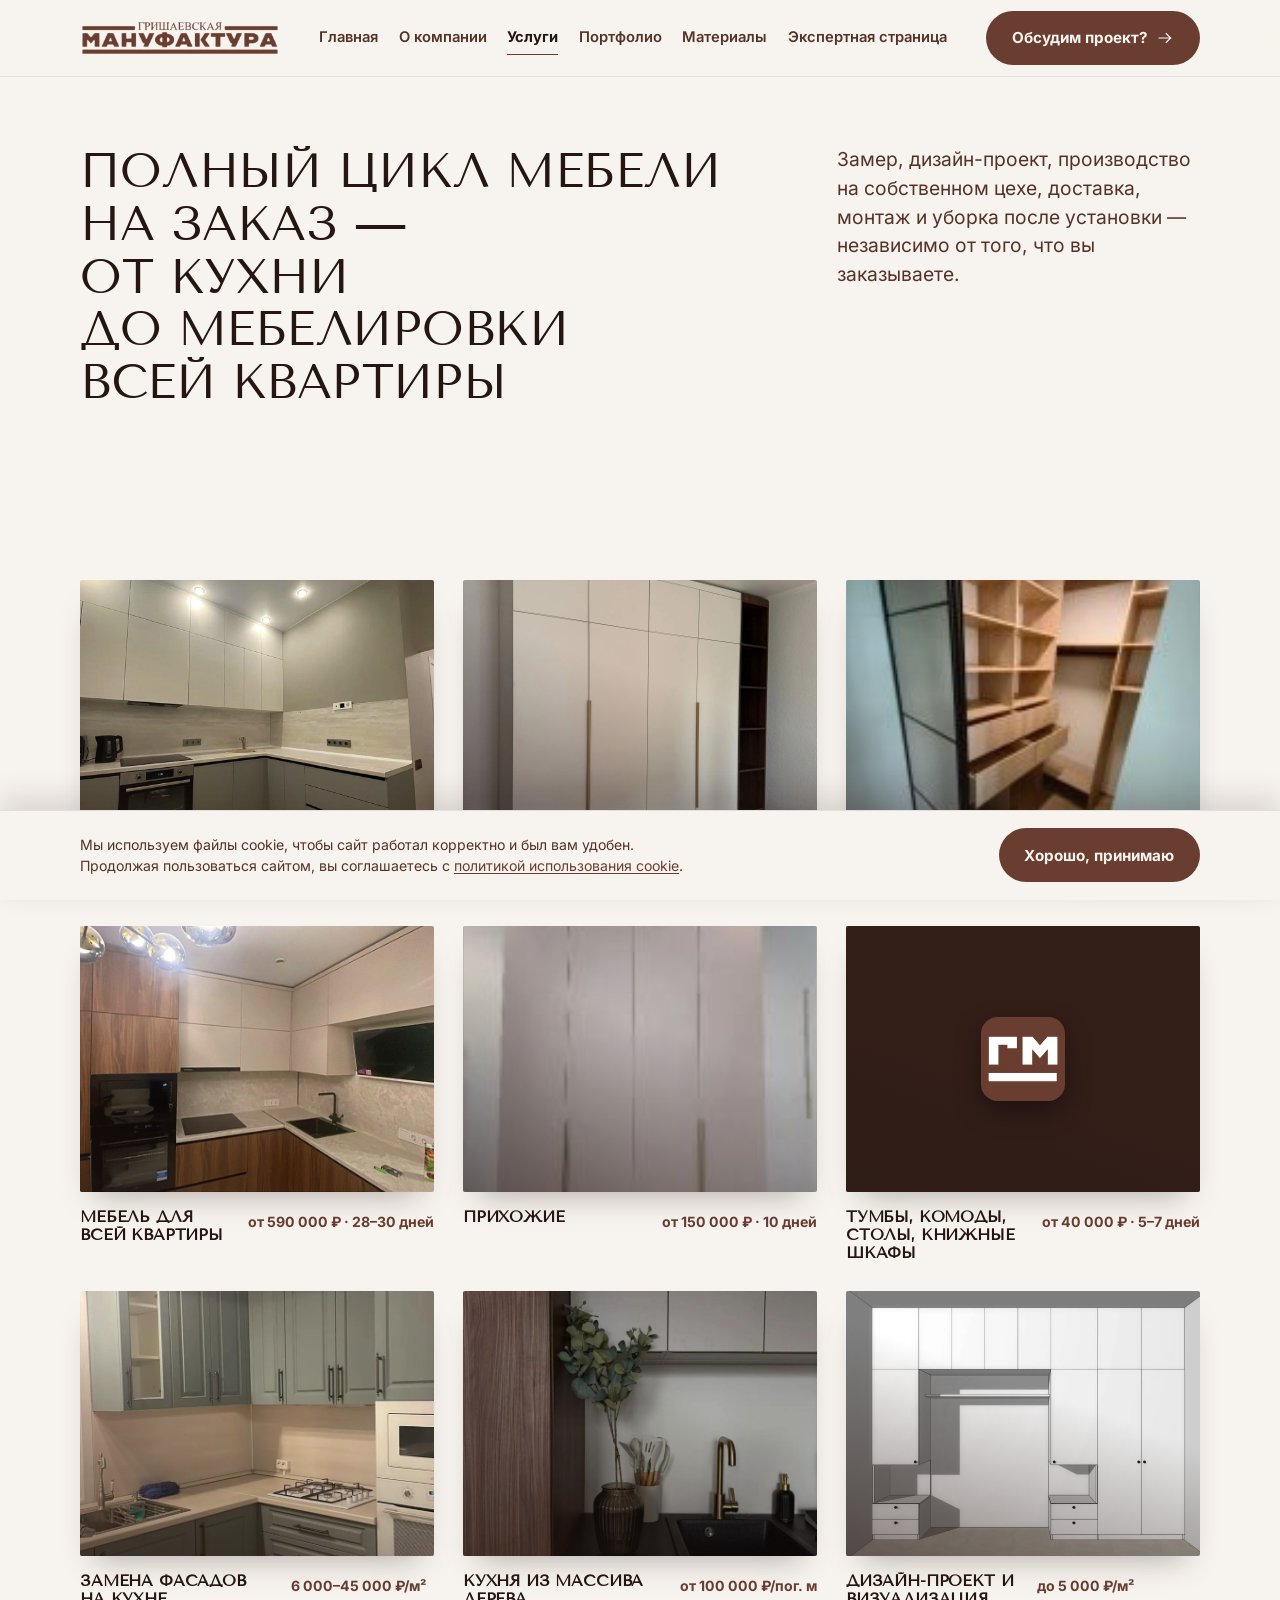
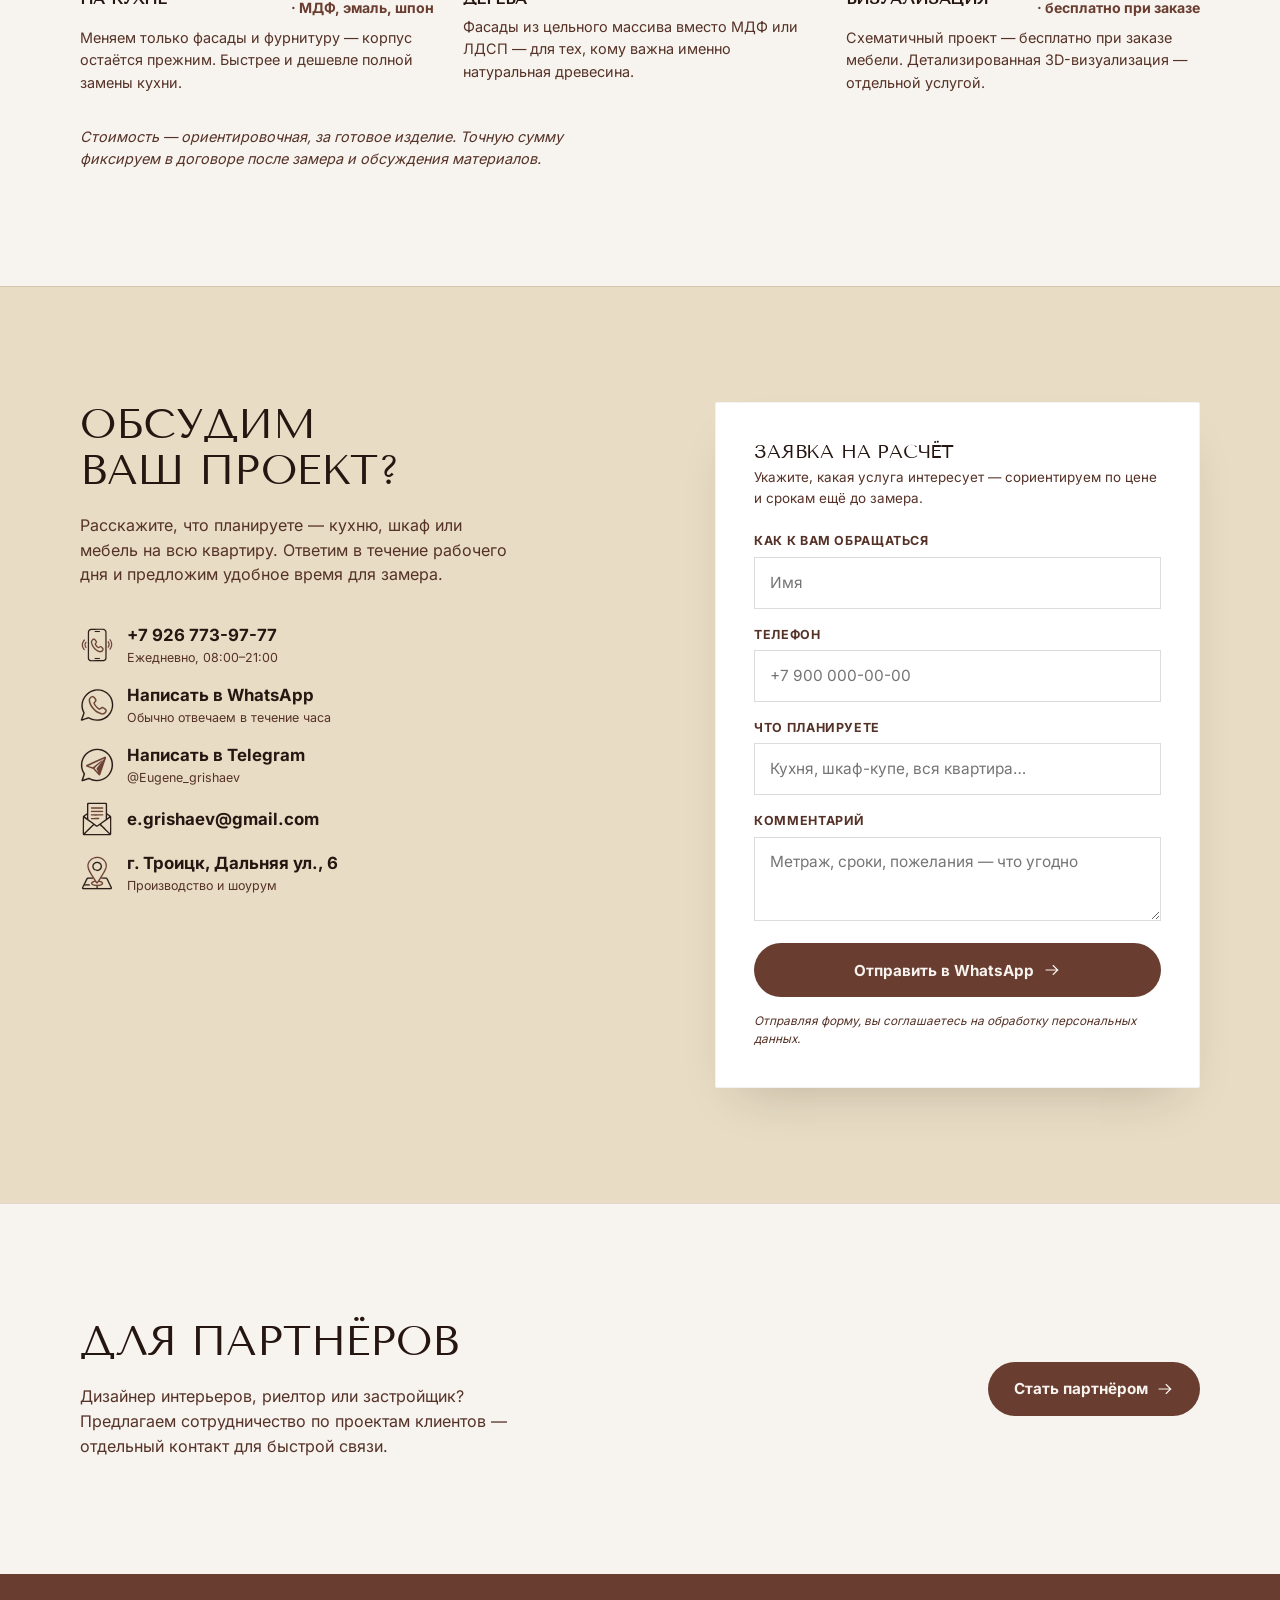
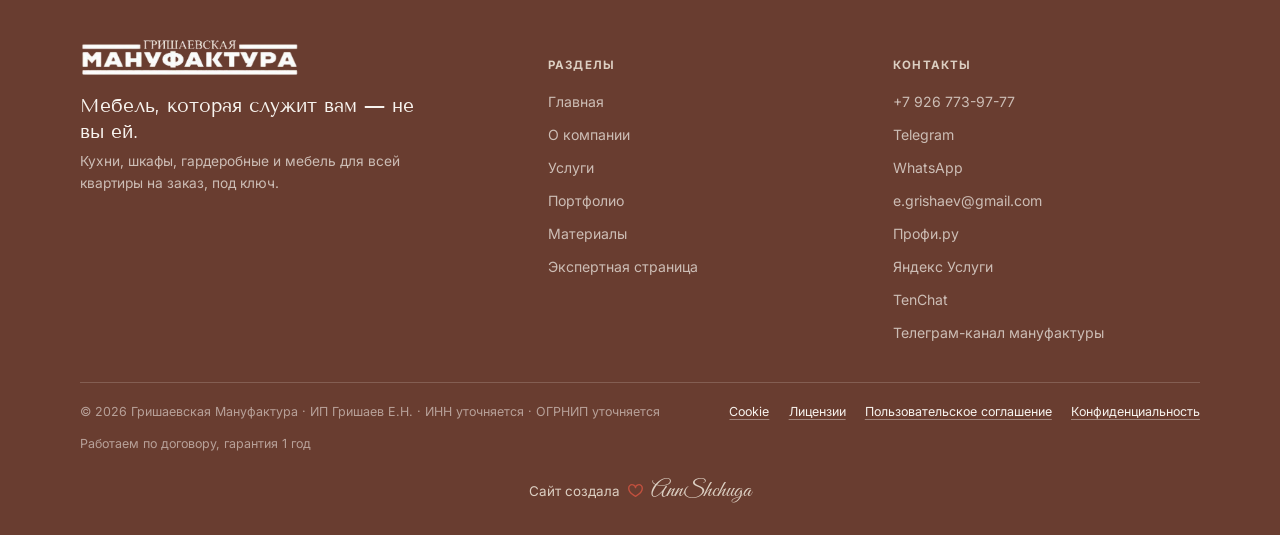
<file: projects/grishaevskaya-manufaktura/services.html>
<!DOCTYPE html>
<html lang="ru">
<head>
<meta charset="UTF-8">
<meta name="viewport" content="width=device-width, initial-scale=1">
<title>Услуги — Гришаевская Мануфактура</title>
<meta name="description" content="Кухни, шкафы, гардеробные и мебель для всей квартиры на заказ. Полный цикл: замер, проект, производство, монтаж.">
<meta property="og:title" content="Услуги — Гришаевская Мануфактура">
<meta property="og:description" content="Кухни, шкафы, гардеробные и мебель для всей квартиры на заказ. Полный цикл: замер, проект, производство, монтаж.">
<meta property="og:type" content="website">
<meta property="og:image" content="assets/og-image.jpg">
<meta property="og:image:width" content="1200">
<meta property="og:image:height" content="630">
<meta name="twitter:card" content="summary_large_image">
<meta name="twitter:title" content="Услуги — Гришаевская Мануфактура">
<meta name="twitter:description" content="Кухни, шкафы, гардеробные и мебель для всей квартиры на заказ. Полный цикл: замер, проект, производство, монтаж.">
<meta name="twitter:image" content="assets/og-image.jpg">
<link rel="icon" href="data:image/svg+xml,%3Csvg xmlns='http://www.w3.org/2000/svg' viewBox='0 0 32 32'%3E%3Crect width='32' height='32' fill='%23714E44'/%3E%3Ctext x='16' y='22' font-family='Georgia,serif' font-size='18' fill='%23F7F3EE' text-anchor='middle'%3EГМ%3C/text%3E%3C/svg%3E">
<link rel="icon" href="assets/favicon-32.png" sizes="32x32" type="image/png">
<link rel="apple-touch-icon" href="assets/apple-touch-icon.png">
<link rel="stylesheet" href="css/style.css">
</head>
<body>

<!-- ============================= SVG ICON SPRITE ============================= -->
<svg width="0" height="0" style="position:absolute" aria-hidden="true">
<defs>
  <symbol id="icon-shield" viewBox="0 0 24 24" fill="none" stroke="currentColor" stroke-width="1.5" stroke-linecap="round" stroke-linejoin="round">
    <path d="M12 3l8 3.2v5.4c0 5-3.5 8-8 9.4-4.5-1.4-8-4.4-8-9.4V6.2z"/><path d="M8.8 12l2.2 2.2 4.2-4.4"/>
  </symbol>
  <symbol id="icon-star" viewBox="0 0 24 24" fill="currentColor" stroke="none">
    <path d="M12 2.5l2.9 6.3 6.8.7-5.1 4.6 1.5 6.7L12 17.4 5.9 20.8l1.5-6.7-5.1-4.6 6.8-.7z"/>
  </symbol>
  <symbol id="icon-clock" viewBox="0 0 24 24" fill="none" stroke="currentColor" stroke-width="1.5" stroke-linecap="round" stroke-linejoin="round">
    <circle cx="12" cy="12" r="9"/><path d="M12 7.5V12l3.5 2"/>
  </symbol>
  <symbol id="icon-phone" viewBox="0 0 24 24" fill="none" stroke="currentColor" stroke-width="1.5" stroke-linecap="round" stroke-linejoin="round">
    <path d="M6.6 3h3l1.4 4.4-2.3 1.9a13.2 13.2 0 0 0 6 6l1.9-2.3L21 17.4v3a1.8 1.8 0 0 1-2 1.8C10.4 21.3 4.7 15.6 2.2 7.1A1.8 1.8 0 0 1 4 5z"/>
    <path stroke="var(--walnut)" d="M15.5 2.5a7 7 0 0 1 5 5"/>
    <path stroke="var(--walnut)" d="M15.5 6a3.6 3.6 0 0 1 2.6 2.6"/>
  </symbol>
  <symbol id="icon-chat" viewBox="0 0 24 24" fill="none" stroke="currentColor" stroke-width="1.5" stroke-linecap="round" stroke-linejoin="round">
    <path d="M21 12.2a8.5 8.5 0 1 1-3.6-6.9L21 4l-1.1 4A8.4 8.4 0 0 1 21 12.2Z"/>
    <path stroke="var(--walnut)" fill="var(--walnut)" stroke-width="1.1" d="M9 9.6a3 3 0 1 0 2.3 5L14 15l-.8-2.6a3 3 0 0 0-4.2-2.8Z"/>
  </symbol>
  <symbol id="icon-send" viewBox="0 0 24 24" fill="none" stroke="currentColor" stroke-width="1.5" stroke-linecap="round" stroke-linejoin="round">
    <circle cx="12" cy="12" r="9.5"/>
    <path stroke="var(--walnut)" fill="var(--walnut)" stroke-width="1.1" d="M7.5 12.2 17 7.4l-3.3 9.4-2-3.1-3.6-1Z"/>
  </symbol>
  <symbol id="icon-mail" viewBox="0 0 24 24" fill="none" stroke="currentColor" stroke-width="1.5" stroke-linecap="round" stroke-linejoin="round">
    <rect x="3" y="5.5" width="18" height="13" rx="1"/><path d="M3.5 6.5l8.5 6.5 8.5-6.5"/>
    <path stroke="var(--walnut)" d="M7.5 14.5h4M7.5 16.7h6"/>
  </symbol>
  <symbol id="icon-pin" viewBox="0 0 24 24" fill="none" stroke="currentColor" stroke-width="1.5" stroke-linecap="round" stroke-linejoin="round">
    <path d="M12 22s7-6.7 7-12.6A7 7 0 0 0 5 9.4C5 15.3 12 22 12 22Z"/><circle stroke="var(--walnut)" cx="12" cy="9.4" r="2.4"/>
  </symbol>
  <symbol id="detail-phone" viewBox="8.0 23.6 213.9 227.0"><g><path fill="#261612" fill-opacity="0.965" stroke="#261612" stroke-width="0.5" stroke-opacity="0.965" d="M 178.32,48.72 c 0.31,45.59 0.46,91.18 0.44,136.78 c -0.28,12.67 -0.31,25.33 -0.09,38 c -0.02,1.25 -0.14,2.48 -0.37,3.71 c -0.99,9.7 -7.89,15.22 -16.82,17.65 c -27.53,1.05 -55.4,0.42 -82.98,0.45 c -12.51,0.69 -23.43,-5.52 -24.61,-18.81 c 0,-58.33 0.04,-116.67 0.1,-175 c 0.64,-13.08 10.02,-20.91 22.5,-22.48 c 26.67,-0.28 53.35,-0.28 80.02,-0.02 c 10.6,1.18 20.44,8.68 21.81,19.72 Z M 62.29,48.04 c -0.53,1.84 -0.83,3.72 -0.91,5.64 c -0.57,56.15 0.08,112.63 -0.24,168.82 c -0.01,2.25 0.38,4.43 1.18,6.53 c 2.82,5.99 7.54,9.03 14.18,9.11 c 27,-0.05 54,-0.1 81,-0.17 c 8.44,-0.25 13.27,-7.59 13.42,-15.47 c 0,-56.67 0,-113.33 0,-170 c 0.05,-10.82 -9.28,-17.04 -19.42,-16.46 c -24.99,0.25 -49.97,0.34 -74.96,0.28 c -7.09,1.04 -11.84,4.94 -14.25,11.72 Z M 99.12,46.97 c 0.25,-2.1 1.43,-3.33 3.55,-3.68 c 9.27,-0.23 18.56,-0.33 27.84,-0.29 c 5.51,0.04 6,7.15 0.83,7.72 c -9.3,-0.04 -18.6,-0.13 -27.9,-0.26 c -2.44,0.06 -3.88,-1.1 -4.32,-3.49 Z"/></g>
<g><path fill="var(--walnut)" fill-opacity="0.965" stroke="var(--walnut)" stroke-width="0.5" stroke-opacity="0.965" d="M 74.04,118 c -0.24,-12.92 15.21,-29.5 27.91,-21.28 c 9.13,9.27 21.03,21.15 6.67,32.29 c -0.73,0.95 -0.81,1.97 -0.25,3.03 c 3.54,6.18 9.95,14.47 16.25,17.9 c 5.1,0.91 8.98,-11.41 19.29,-4.15 c 7.06,5.2 18.7,12.43 15.23,22.84 c -3.92,12.61 -15.42,20.2 -28.62,16.23 c -27.92,-7.72 -53.09,-38.52 -56.48,-66.86 Z M 82.24,118 c 1.56,14.27 10.13,28.31 19.48,38.95 c 9.03,9.84 34.34,30.32 46.33,15.6 c 8.21,-9.24 -0.97,-13.93 -7.52,-19.51 c -4.06,-3.65 -7.9,2.87 -11.19,4.65 c -10.32,4.65 -24.46,-14.98 -28.73,-22.71 c -3.34,-7.05 1.78,-10.35 5.55,-15.36 c 3.2,-4.26 -6.64,-12.94 -8.94,-16.31 c -6.99,-3.94 -15.26,8.34 -14.98,14.69 Z"/></g>
<g><path fill="var(--walnut)" fill-opacity="0.957" stroke="var(--walnut)" stroke-width="0.5" stroke-opacity="0.957" d="M 208.82,139.13 c 0.36,-4.05 0.37,-8.1 0.02,-12.15 c -1.31,-8.58 -4.89,-16.1 -10.72,-22.54 c -3.09,-4.69 3.38,-8.56 6.82,-3.87 c 16.44,18.85 15.7,50.09 -1.91,67.84 c -3.29,1.83 -7.13,-1.38 -5.23,-5.07 c 5.55,-7.82 9.41,-14.54 11.02,-24.21 Z M 13.38,136 c 0.59,-11.96 4.65,-22.6 12.18,-31.92 c 3.19,-5.15 10.71,-3.58 8.41,2.38 c -14.03,14.84 -16.92,35.34 -5.91,52.99 c 2.44,3.03 11.48,12.13 1.46,12.47 c -8.25,-3.37 -17.5,-26.81 -16.14,-35.92 Z M 185.81,150.99 c 0.27,-2.72 3.62,-5.5 4.35,-8.44 c 3.34,-9.75 1.18,-17.64 -4.02,-26.08 c 0.08,-5.53 5.6,-4.94 8.08,-1.11 c 7.77,11.66 6.86,27.6 -1.71,38.6 c -2.68,2.59 -6.73,0.94 -6.7,-2.97 Z M 31.79,137 c -0.27,-7.25 1.8,-13.74 6.21,-19.48 c 2.49,-3.71 8.02,-3.34 7.35,1.81 c -5.4,8.61 -8.08,13.99 -5.11,24.75 c 0.82,4.25 9.51,11.18 2.23,13.72 c -7.2,0.18 -11.16,-15.18 -10.68,-20.8 Z"/></g>
<g><path fill="#261612" fill-opacity="0.075" stroke="#261612" stroke-width="0.5" stroke-opacity="0.075" d="M 62.29,48.04 c 0.78,0.05 1.09,0.49 0.94,1.32 c -0.26,7.13 1.31,15.95 1.15,23.21 c -0.39,1.49 -1.12,0.84 -2.07,1.8 c -0.92,3.57 1.85,17.05 2.02,22.19 c 0.35,1.89 -0.89,1.94 -2.04,2.83 c -0.21,2.07 -0.2,4.14 0.01,6.21 c 1.28,0.88 2.36,0.94 2.09,2.92 c -0.38,3.36 0.53,20.14 -0.64,21.9 c -2.51,1.51 -0.15,2.5 0.5,4.02 c 0.06,2.75 -0.22,5.46 -0.85,8.12 c 1.23,5.74 0.7,11.09 0.89,16.94 c -0.43,1.94 -2.16,0.76 -2.22,2.82 c 0.23,6.55 3.14,26.75 0.94,31.38 c -0.92,4.82 -0.32,10.41 -0.67,14.98 c 0.62,0.56 1.08,1.21 1.39,1.96 c -0.48,4.53 1.32,14.83 -1.41,18.39 c -0.8,-2.1 -1.19,-4.28 -1.18,-6.53 c 0.32,-56.19 -0.33,-112.67 0.24,-168.82 c 0.08,-1.92 0.38,-3.8 0.91,-5.64 Z"/></g>
<g><path fill="#261612" fill-opacity="0.933" stroke="#261612" stroke-width="0.5" stroke-opacity="0.933" d="M 98.08,227.04 c 0.25,-2.01 1.39,-3.11 3.4,-3.28 c 9.61,-0.16 19.22,-0.27 28.83,-0.33 c 5.92,-0.5 6.43,7.1 1.16,7.3 c -10.16,0.18 -20.32,0.1 -30.48,-0.25 c -1.76,-0.46 -2.74,-1.61 -2.91,-3.44 Z"/></g>
<g><path fill="var(--walnut)" fill-opacity="0.114" stroke="var(--walnut)" stroke-width="0.5" stroke-opacity="0.114" d="M 178.32,48.72 c 0.9,0.23 1.37,0.8 1.4,1.72 c -0.06,8.35 -0.08,16.7 -0.06,25.05 c 0.24,1.67 0.46,3.35 0.65,5.02 c 0,8.99 -0.03,17.98 -0.09,26.97 c 0.42,0.98 0.73,2 0.94,3.04 c -0.44,0.62 -0.74,1.3 -0.9,2.03 c 0.03,4.97 0.02,9.94 -0.01,14.91 c 0.08,0.74 0.3,1.43 0.64,2.09 c -0.29,0.64 -0.5,1.31 -0.62,2 c 0.01,22.33 0.03,44.66 0.07,66.98 c -0.36,1.98 -0.6,3.96 -0.71,5.97 c -0.15,7.24 0.51,14.59 -0.01,21.81 c -0.3,0.48 -0.74,0.78 -1.32,0.9 c 0.23,-1.23 0.35,-2.46 0.37,-3.71 c -0.22,-12.67 -0.19,-25.33 0.09,-38 c 0.02,-45.6 -0.13,-91.19 -0.44,-136.78 Z"/></g>
<g><path fill="var(--walnut)" fill-opacity="0.129" stroke="var(--walnut)" stroke-width="0.5" stroke-opacity="0.129" d="M 208.84,126.98 c 0.35,4.05 0.34,8.1 -0.02,12.15 c -1.44,-1.68 -1.29,-6.46 -0.73,-8.57 c 0.26,-0.74 -0.94,-3.99 0.75,-3.58 Z"/></g></symbol>
  <symbol id="detail-whatsapp" viewBox="10.3 12.8 202.4 197.9"><g><path fill="#261612" fill-opacity="0.965" stroke="#261612" stroke-width="0.5" stroke-opacity="0.965" d="M 14.96,201 c 5.02,-13.82 9.98,-27.67 14.88,-41.54 c 0.09,-0.52 0.04,-1.03 -0.15,-1.52 c -44.96,-85.45 54.98,-177.21 136.64,-125.64 c 74.11,49.21 43.7,164.54 -43.87,173.39 c -21.4,1.9 -42.16,-3.05 -60.96,-13.12 c -12.59,3.41 -28.27,9.13 -41.18,13.11 c -3.38,0.24 -5.17,-1.32 -5.36,-4.68 Z M 25.12,194.92 c 3.77,0.8 27.21,-8.34 32.83,-9.58 c 6.09,-2.56 11.71,2.86 17.11,4.97 c 50.66,22.97 107.29,-3.9 122.59,-56.99 c 14.48,-61.22 -32.02,-116.31 -95.11,-107.03 c -59.42,10.07 -95.51,75.86 -64.82,129.62 c 1.71,5.01 -10.12,32.47 -12.6,39.01 Z"/></g>
<g><path fill="var(--walnut)" fill-opacity="0.965" stroke="var(--walnut)" stroke-width="0.5" stroke-opacity="0.965" d="M 61.84,83 c 0.31,-16.61 22.05,-35.82 35.86,-19.04 c 11.19,13.68 17.94,20.82 1.94,35.05 c -1.29,1.65 -1.29,3.32 0.03,5.01 c 1.91,6.36 23.34,30.8 29.39,27.46 c 5.62,-5.17 9.55,-10.73 18.25,-8.12 c 7.74,4.64 25.49,12.33 22.52,24.11 c -7.73,27.43 -34.21,24.57 -54.17,12.3 c -24.97,-13.76 -52.92,-47.56 -53.82,-76.77 Z M 69.89,84 c 3.38,32.35 39.56,72.56 72.77,76.7 c 9.44,1.54 26.37,-14.72 14.89,-20.83 c -3.51,-1.86 -11.64,-9.96 -15.59,-8.48 c -7.93,6.2 -12.72,13.13 -23.4,5.52 c -8.37,-5.92 -34.78,-30.08 -27.15,-41.17 c 3.28,-4.52 12.6,-9.28 7.99,-15.78 c -3.4,-4.07 -10.25,-16.83 -16.77,-13.78 c -6.74,3.44 -13.09,9.66 -12.74,17.82 Z"/></g></symbol>
  <symbol id="detail-telegram" viewBox="12.4 13.6 193.5 194.8"><g><path fill="#261612" fill-opacity="0.965" stroke="#261612" stroke-width="0.5" stroke-opacity="0.965" d="M 16.96,111 c 1.93,-99.97 140.48,-130.88 178.47,-34 c 25.92,73.67 -39.49,146.24 -115.96,122.09 c -5.4,-2.08 -10.72,-4.31 -15.97,-6.71 c -5.73,0.89 -37.66,12.57 -40.54,11.22 c -2.39,-1.18 -3.23,-3.05 -2.51,-5.61 c 1.58,-5.15 12.65,-33.4 11.15,-36.3 c -9.82,-15.48 -14.7,-32.38 -14.64,-50.69 Z M 24.99,112 c 0.17,16.62 4.43,33.45 14.45,46.94 c 1.39,2.05 1.53,4.2 0.44,6.44 c -3.39,9.28 -6.52,18.64 -9.4,28.09 c 0.46,0.9 1.81,0.15 2.52,0.04 c 7.33,-1.85 25.23,-8.65 31.47,-9.29 c 19.36,9.47 33.85,13.75 55.99,11.49 c 94.8,-16.46 97.49,-152.47 3,-169.45 c -51.66,-6.84 -98.94,33.24 -98.47,85.74 Z"/></g>
<g><path fill="var(--walnut)" fill-opacity="0.973" stroke="var(--walnut)" stroke-width="0.5" stroke-opacity="0.973" d="M 46,116 c 0.01,-2.17 1.01,-3.68 3,-4.52 c 34.98,-15.54 69.89,-31.22 104.73,-47.04 c 4.41,-2.37 8.45,1.06 7.03,5.9 c -11.04,32.02 -22.02,64.05 -32.96,96.09 c -1.22,4.32 -5.95,5.65 -9.24,2.52 c -10.51,-11.47 -20.84,-24.21 -31.51,-35.39 c -12.88,-4.39 -25.71,-8.94 -38.49,-13.65 c -1.59,-0.81 -2.45,-2.12 -2.56,-3.91 Z M 122.76,86.81 c -20.22,9.4 -41.07,18.82 -61.47,27.89 c -0.71,0.3 -1.04,0.82 -0.99,1.56 c 8.65,2.84 17.33,5.6 26.04,8.27 c 13.3,-10.77 26.61,-21.54 39.95,-32.28 c 3.75,-2.84 7.53,-5.62 11.36,-8.34 c 2.56,0.13 -1.19,3.8 -1.45,4.79 c -1.19,2.53 -2.72,4.84 -4.59,6.91 c -3.58,3.4 -7.17,6.81 -10.74,10.21 c -6.86,5.99 -13.64,12.06 -20.34,18.2 c -1.92,1.78 -3.72,3.63 -5.41,5.57 c -0.02,0.53 0.14,0.99 0.5,1.38 c 6.7,7.55 13.32,15.15 19.84,22.8 c 0.35,-0.54 0.34,-1.1 -0.04,-1.68 c -1.89,-4.72 -8.58,-16.31 -8.51,-20.6 c 2.83,-5.78 13.18,-17.12 17.3,-23.32 c 3.36,-3.97 6.64,-8.01 9.82,-12.12 c 1.49,-1.86 2.89,-3.8 4.18,-5.81 c 3.46,-4.67 7.07,-9.21 10.84,-13.64 c 0.48,-0.46 0.56,-0.97 0.27,-1.51 c -1.92,0.58 -3.82,1.25 -5.71,2 c -6.84,3.48 -13.79,6.72 -20.85,9.72 Z"/></g>
<g><path fill="var(--walnut)" fill-opacity="0.012" stroke="var(--walnut)" stroke-width="0.5" stroke-opacity="0.012" d="M 122.76,86.81 c 3.31,0.71 1.24,0.59 1.46,2.46 c 0.57,1.08 1.26,2.07 2.07,2.98 c -13.34,10.74 -26.65,21.51 -39.95,32.28 c -8.71,-2.67 -17.39,-5.43 -26.04,-8.27 c -0.05,-0.74 0.28,-1.26 0.99,-1.56 c 20.4,-9.07 41.25,-18.49 61.47,-27.89 Z"/></g>
<g><path fill="var(--walnut)" fill-opacity="0.031" stroke="var(--walnut)" stroke-width="0.5" stroke-opacity="0.031" d="M 120.87,105.82 c 1.19,0.67 2.31,1.45 3.34,2.35 c -4.12,6.2 -14.47,17.54 -17.3,23.32 c -0.07,4.29 6.62,15.88 8.51,20.6 c 0.38,0.58 0.39,1.14 0.04,1.68 c -6.52,-7.65 -13.14,-15.25 -19.84,-22.8 c -0.36,-0.39 -0.52,-0.85 -0.5,-1.38 c 1.69,-1.94 3.49,-3.79 5.41,-5.57 c 6.7,-6.14 13.48,-12.21 20.34,-18.2 Z"/></g>
<g><path fill="var(--walnut)" fill-opacity="0.086" stroke="var(--walnut)" stroke-width="0.5" stroke-opacity="0.086" d="M 131.61,95.61 c 0.78,0.29 1.59,0.44 2.42,0.44 c -3.18,4.11 -6.46,8.15 -9.82,12.12 c -1.03,-0.9 -2.15,-1.68 -3.34,-2.35 c 3.57,-3.4 7.16,-6.81 10.74,-10.21 Z"/></g>
<g><path fill="var(--walnut)" fill-opacity="0.255" stroke="var(--walnut)" stroke-width="0.5" stroke-opacity="0.255" d="M 136.2,88.7 c 0.4,0.87 1.07,1.38 2.01,1.54 c -1.29,2.01 -2.69,3.95 -4.18,5.81 c -0.83,0 -1.64,-0.15 -2.42,-0.44 c 1.87,-2.07 3.4,-4.38 4.59,-6.91 Z"/></g>
<g><path fill="var(--walnut)" fill-opacity="0.063" stroke="var(--walnut)" stroke-width="0.5" stroke-opacity="0.063" d="M 138.21,90.24 c -0.94,-0.16 -1.61,-0.67 -2.01,-1.54 c 0.26,-0.99 4.01,-4.66 1.45,-4.79 c -3.83,2.72 -7.61,5.5 -11.36,8.34 c -0.81,-0.91 -1.5,-1.9 -2.07,-2.98 c -0.22,-1.87 1.85,-1.75 -1.46,-2.46 c 7.06,-3 14.01,-6.24 20.85,-9.72 c 1.89,-0.75 3.79,-1.42 5.71,-2 c 0.29,0.54 0.21,1.05 -0.27,1.51 c -3.77,4.43 -7.38,8.97 -10.84,13.64 Z"/></g></symbol>
  <symbol id="detail-mail" viewBox="12.0 16.2 173.2 196.1"><g><path fill="#261612" fill-opacity="0.961" d="M 16.21,192 c 0.96,-30.41 -0.53,-61.18 0.54,-91.51 c 0.68,-7.43 20.71,-13.41 24.03,-21.05 c 0.16,-17.31 0.23,-34.63 0.21,-51.95 c -0.17,-10.28 14.02,-5.9 20.52,-7.04 c 29.82,0.61 60.29,-0.32 90,0.42 c 3.45,0.83 5.25,3.03 5.4,6.62 c -0.01,17.33 0.05,34.65 0.17,51.97 c 3.16,7.5 22.13,12.78 23.92,21.04 c -0.05,33 -0.05,66 -0.03,99 c -0.16,4.85 -3.4,8.73 -8.47,8.59 c -49.67,0 -99.34,-0.04 -149.01,-0.12 c -8.72,-1.25 -7.15,-9.38 -7.28,-15.97 Z M 48.7,76 c 0.03,6.58 -1.07,37.6 1.46,41.21 c 15.24,11.08 30.55,22.07 45.93,32.97 c 1.53,0.8 3.05,0.81 4.59,0.04 c 14.56,-10.48 29.15,-20.93 43.76,-31.34 c 1.83,-1.13 3.28,-2.61 4.35,-4.43 c 0.19,-22.98 0.29,-45.96 0.29,-68.95 c -0.01,-5.29 -0.13,-10.57 -0.37,-15.84 c -0.33,-1.17 -2.24,-1.29 -3.2,-1.47 c -31.01,-0.18 -62.01,-0.15 -93.02,0.09 c -2.38,-0.21 -3.62,0.87 -3.72,3.22 c 0.01,14.83 -0.02,29.67 -0.07,44.5 Z M 27.64,100.03 c 3.07,3.95 7.95,5.87 11.68,9.16 c 0.48,0.44 0.96,0.48 1.44,0.11 c 0.13,-5.6 0.17,-11.2 0.13,-16.81 c -0.08,-1.41 -0.71,-1.71 -1.89,-0.9 c -4.04,2.49 -7.83,5.3 -11.36,8.44 Z M 156.79,94 c 0.03,4.52 0.05,9.04 0.09,13.56 c 0.21,1.46 0.91,1.72 2.1,0.78 c 1.72,-1.13 10.78,-6.82 10.5,-8.69 c -2.3,-3.18 -7.9,-6.05 -11.14,-8.52 c -1.81,-0.84 -1.57,1.91 -1.55,2.87 Z M 23.65,188 c 0.12,0.82 -0.42,8 2.01,5.26 c 15.37,-14.32 30.5,-28.88 45.4,-43.7 c 1.41,-1.17 2.54,-2.57 3.38,-4.2 c 0.24,-0.97 -1.83,-2.45 -2.41,-3.04 c -15.71,-11.53 -31.53,-22.88 -47.47,-34.06 c -0.47,0.66 -0.66,1.4 -0.55,2.22 c -0.08,25.84 -0.21,51.68 -0.36,77.52 Z M 122.98,145.02 c 3.3,5.86 20.41,20.34 25.75,26.76 c 7.99,7.35 15.81,14.87 23.48,22.56 c 0.26,0.28 0.55,0.36 0.89,0.24 c 0.46,-3.15 0.66,-6.32 0.61,-9.52 c 0.11,-17.52 0.2,-35.04 0.29,-52.56 c 0.02,-8 -0.29,-15.98 -0.94,-23.93 c -0.38,-0.29 -0.76,-0.28 -1.13,0.03 c -15.63,10.89 -31.39,22.7 -46.93,33.75 c -0.84,0.8 -1.51,1.69 -2.02,2.67 Z M 30.01,199.95 c 2.14,0.35 4.3,0.49 6.49,0.41 c 43.02,-0.11 86.04,-0.2 129.05,-0.26 c 0.5,0 0.83,-0.21 1.01,-0.64 c -13.5,-12.98 -26.9,-26.09 -40.18,-39.34 c -3.24,-3.06 -6.52,-6.08 -9.84,-9.04 c -4.85,-3.23 -13.59,11.58 -20.89,7.66 c -3.83,-2.4 -7.58,-4.92 -11.25,-7.56 c -1.86,-1.08 -3.52,-0.84 -4.98,0.73 c -16.4,16.1 -32.87,32.11 -49.41,48.04 Z"/></g>
<g><path fill="var(--walnut)" fill-opacity="0.965" d="M 132.7,54.65 c -1.04,0.27 -2.1,0.41 -3.18,0.4 c -21.1,0 -42.18,-0.11 -63.26,-0.33 c -2.81,-0.66 -3.83,-2.36 -3.05,-5.11 c 1.61,-1.97 3.7,-2.81 6.28,-2.54 c 20.34,0.08 40.68,0.1 61.02,0.06 c 5.07,-0.03 7.09,5.83 2.19,7.52 Z"/></g>
<g><path fill="var(--walnut)" fill-opacity="0.965" d="M 66.11,87.08 c 21.96,-0.13 43.91,-0.14 65.87,-0.04 c 1.11,0.18 1.97,0.72 2.6,1.64 c 1.26,3.22 0.22,5.22 -3.12,5.99 c -21.28,0.05 -42.68,0.35 -63.96,0.05 c -5,0.38 -6.39,-6.03 -1.39,-7.64 Z"/></g>
<g><path fill="var(--walnut)" fill-opacity="0.965" d="M 66.03,67.09 c 22.27,-0.13 44.53,-0.11 66.79,0.05 c 0.69,0.38 1.25,0.91 1.65,1.59 c 0.97,2.62 0.14,4.36 -2.48,5.24 c -21.98,0.13 -43.97,0.11 -65.96,-0.06 c -4.04,-0.58 -3.95,-6.19 0,-6.82 Z"/></g>
<g><path fill="var(--walnut)" fill-opacity="0.969" d="M 62.95,111.99 c -0.26,-3.76 2.44,-4.35 5.55,-4.19 c 13.51,0.02 27.02,-0.01 40.53,-0.07 c 4.81,0.47 4.76,8.19 -2.53,7.5 c -13.34,0.03 -26.67,-0.02 -40.01,-0.15 c -2,-0.09 -3.18,-1.12 -3.54,-3.09 Z"/></g>
<g><path fill="#261612" fill-opacity="0.024" d="M 27.64,100.03 c 3.53,-3.14 7.32,-5.95 11.36,-8.44 c 1.18,-0.81 1.81,-0.51 1.89,0.9 c 0.04,5.61 0,11.21 -0.13,16.81 c -0.48,0.37 -0.96,0.33 -1.44,-0.11 c -3.73,-3.29 -8.61,-5.21 -11.68,-9.16 Z M 156.79,94 c -0.02,-0.96 -0.26,-3.71 1.55,-2.87 c 3.24,2.47 8.84,5.34 11.14,8.52 c 0.28,1.87 -8.78,7.56 -10.5,8.69 c -1.19,0.94 -1.89,0.68 -2.1,-0.78 c -0.04,-4.52 -0.06,-9.04 -0.09,-13.56 Z"/></g>
<g><path fill="var(--walnut)" fill-opacity="0.18" d="M 131.98,87.04 c -21.96,-0.1 -43.91,-0.09 -65.87,0.04 c -0.18,-1.1 3.69,-0.85 4.39,-1.1 c 8,0.13 16,0.11 24,-0.05 c 12.01,-0.05 24.02,0.05 36.02,0.29 c 0.53,0.09 1.7,-0.16 1.46,0.82 Z"/></g>
<g><path fill="var(--walnut)" fill-opacity="0.294" d="M 66.03,73.91 c 21.99,0.17 43.98,0.19 65.96,0.06 c 0.07,1.21 -1.74,1.02 -2.48,1.08 c -9,-0.25 -18.01,-0.23 -27.01,0.03 c -11.69,-0.04 -23.38,-0.13 -35.07,-0.26 c -0.77,0.1 -1.24,-0.2 -1.4,-0.91 Z"/></g>
<g><path fill="var(--walnut)" fill-opacity="0.29" d="M 132.82,67.14 c -22.26,-0.16 -44.52,-0.18 -66.79,-0.05 c 0.16,-0.69 0.62,-1.01 1.36,-0.95 c 21.39,-0.2 42.77,-0.21 64.16,-0.02 c 0.74,-0.02 1.17,0.32 1.27,1.02 Z"/></g>
<g><path fill="var(--walnut)" fill-opacity="0.078" d="M 66.26,54.72 c 21.08,0.22 42.16,0.33 63.26,0.33 c 1.08,0.01 2.14,-0.13 3.18,-0.4 c 0.06,0.82 -0.32,1.26 -1.17,1.33 c -21.33,0.18 -42.66,0.12 -63.98,-0.17 c -0.91,0.15 -1.34,-0.21 -1.29,-1.09 Z"/></g></symbol>
  <symbol id="detail-pin" viewBox="10.0 15.6 193.5 208.2"><g><path fill="#261612" fill-opacity="0.965" stroke="#261612" stroke-width="0.5" stroke-opacity="0.965" d="M 77.93,79 c 1.66,-37.02 55.48,-37.52 59.08,-2.5 c 1.98,39.78 -58.06,42.27 -59.08,2.5 Z M 85.63,80 c 1.56,30.15 50.72,24.51 42.66,-7.67 c -9.41,-23 -43.12,-16.03 -42.66,7.67 Z M 78.89,146.99 c 1.88,1.91 4.06,5.63 4.93,8.13 c -6.89,-0.89 -23.5,-0.48 -31.34,-0.34 c -2.09,0.09 -3.45,1.15 -4.09,3.18 c -4.94,10.19 -9.92,20.36 -14.92,30.51 c 0.31,1.16 2.16,0.78 3.03,0.94 c 8.28,-0.16 16.56,-0.16 24.84,-0.01 c 4.58,1.17 3.48,7.25 -0.83,6.87 c -10.2,0.09 -20.38,0.17 -30.56,0.24 c -3.12,4.23 -4.8,9.02 -7.37,13.53 c -0.57,1.08 -0.25,1.67 0.94,1.78 c 26.28,0.19 52.59,0.2 78.86,-0.16 c 0.71,-0.15 1.09,-0.6 1.13,-1.34 c 0.08,-3.39 0.21,-6.77 0.38,-10.15 c 1.94,-0.43 5.36,-0.9 7.1,0.18 c -0.12,3.65 -0.03,7.29 0.27,10.92 c 0.32,0.41 0.74,0.6 1.27,0.57 c 25.65,0.01 51.3,0.01 76.95,-0.02 c 1.75,0.02 1.16,-1.48 0.65,-2.43 c -8.99,-17.81 -16.96,-36.14 -26.12,-53.85 c -3.56,-1.93 -15.44,-0.96 -19.84,-0.67 c -0.05,-0.42 -0.29,-0.7 -0.7,-0.83 c -3.34,-0.01 -6.68,-0.04 -10.03,-0.08 c -0.92,-0.1 -1.48,0.29 -1.68,1.16 c -0.52,0.01 -1.05,0.04 -1.57,0.09 c -0.07,-0.83 4.11,-7.24 4.99,-8.26 c 9.43,0.1 18.86,0.18 28.29,0.26 c 4.38,0.96 7.43,3.55 9.15,7.74 c 8.39,18.13 16.97,36.16 25.75,54.08 c 2.05,5.46 -2.34,10.24 -7.87,10.11 c -56.35,0.31 -112.66,0.25 -169.01,-0.13 c -6.17,-0.7 -8.66,-6.31 -5.74,-11.7 c 8.64,-17.14 17.06,-34.38 25.26,-51.74 c 2.05,-4.3 4.41,-7.75 9.51,-8.37 c 9.46,-0.11 18.91,-0.18 28.37,-0.21 Z"/></g>
<g><path fill="var(--walnut)" fill-opacity="0.965" stroke="var(--walnut)" stroke-width="0.5" stroke-opacity="0.965" d="M 135.18,146.95 c -0.88,1.02 -5.06,7.43 -4.99,8.26 c -0.69,0.1 -1.21,0.45 -1.55,1.07 c -2.04,3.36 -3.94,6.78 -5.7,10.27 c 0.1,0.62 0.46,0.99 1.08,1.11 c 10.33,1.61 26.54,8.92 18.01,21.91 c -7.2,7.72 -20.31,9.32 -30.25,9.89 c -0.39,0.18 -0.65,0.48 -0.79,0.89 c -1.74,-1.08 -5.16,-0.61 -7.1,-0.18 c -0.66,-0.37 -1.37,-0.64 -2.11,-0.81 c -10.36,-0.78 -25.18,-2.48 -31,-12.41 c -4.1,-10.28 7.2,-16.02 15.26,-18.33 c 1.89,-0.43 3.75,-0.88 5.57,-1.33 c -0.16,-1.74 -6.29,-11.4 -7.79,-12.17 c -0.87,-2.5 -3.05,-6.22 -4.93,-8.13 c -0.04,-0.61 -0.23,-1.18 -0.55,-1.7 c -19.72,-30.42 -47.07,-68.82 -18.4,-102.85 c 27.32,-30.52 73.06,-29.92 97.99,3.11 c 24.79,34.6 -4.15,69.2 -21.78,99.04 c -0.49,0.72 -0.81,1.51 -0.97,2.36 Z M 54.97,77 c 1.81,26.48 32.4,65.96 46.06,89.48 c 1.59,2.39 3.27,4.71 5.05,6.97 c 0.34,0.41 0.78,0.58 1.31,0.5 c 1.99,-2.37 3.86,-4.86 5.59,-7.47 c 15.73,-25 33.41,-50.05 44.72,-77.42 c 9.87,-30.11 -15.44,-58.71 -45.35,-60.8 c -28.83,-2.28 -57.04,18.65 -57.38,48.74 Z M 77.75,181.93 c 0.45,11.36 36.99,11.14 44.62,8.88 c 4.38,-0.8 18.08,-4.64 12.55,-11.13 c -2.85,-2.11 -15.72,-7.38 -18.24,-4.63 c -1.99,2.7 -3.93,5.44 -5.83,8.2 c -6.35,4.89 -10.88,-4.19 -14.01,-8.53 c -2.27,-2.42 -17.65,2.91 -19.09,7.21 Z"/></g>
<g><path fill="var(--walnut)" fill-opacity="0.561" d="M 144.17,154.87 c -4.13,0.11 -8.27,0.2 -12.41,0.25 c 0.2,-0.87 0.76,-1.26 1.68,-1.16 c 3.35,0.04 6.69,0.07 10.03,0.08 c 0.41,0.13 0.65,0.41 0.7,0.83 Z"/></g></symbol>
  <symbol id="icon-arrow" viewBox="0 0 24 24" fill="none" stroke="currentColor" stroke-width="1.5" stroke-linecap="round" stroke-linejoin="round">
    <path d="M4 12h16M13.5 6l6 6-6 6"/>
  </symbol>
  <symbol id="mark-kitchen" viewBox="18.1 6.5 214.9 263.5"><g><path fill="#261612" fill-opacity="0.953" d="M 57.08,82.92 c 3.35,-4.5 22.31,-4.08 21.51,0.56 c -2.16,5.59 -11.49,2.48 -16.09,3.22 c -2.38,0.11 -4.3,-1.89 -5.42,-3.78 Z M 153.02,160.78 c 10.34,0.5 20.69,0.53 31.04,0.09 c 6.16,0.04 38.76,-0.95 41.91,0.84 c 2.15,1.02 2.64,2.54 1.48,4.56 c -1.1,1.11 -2.34,2.02 -3.73,2.76 c -0.57,0.73 -0.92,1.55 -1.02,2.48 c 0.14,27.33 0.07,54.67 -0.22,82 c -0.06,1.35 0.23,2.61 0.86,3.8 c 1.53,0.37 6.29,3.98 3.9,5.54 c -2.79,3.27 -10.78,1.34 -14.74,1.94 c -61.33,-0.03 -122.67,0.05 -184,0.25 c -1.72,0.01 -3.35,-0.36 -4.9,-1.08 c -2.29,-3.82 3.66,-6.04 3.11,-10.45 c 0.06,-25.01 0.06,-50.01 -0.03,-75.01 c -0.12,-2.33 -0.29,-4.65 -0.51,-6.96 c -0.79,-2.1 -1.71,-4.14 -2.75,-6.13 c -0.12,-1.89 0.73,-3.04 2.56,-3.43 c 16.5,-0.1 33,-0.29 49.51,-0.55 c 3.24,-0.14 5,-1.57 3.44,-4.81 c -1.93,-1.47 -4.39,-0.5 -6.58,-1.24 c -0.93,-0.25 -1.47,-0.86 -1.6,-1.82 c -1.01,-5.51 4.35,-4.76 7.76,-5.75 c 0.42,-0.41 0.73,-0.9 0.93,-1.46 c 0.34,-5.6 0.55,-11.22 0.64,-16.85 c 4.6,-23.11 33.83,-6.37 24.2,5.24 c -4.61,1.21 -4.51,-4.62 -6.32,-7.25 c -4.17,-5.2 -11.03,-2.46 -11.08,4.01 c -0.08,9 -0.05,17.99 0.08,26.99 c 0.2,2.1 1.38,3.03 3.54,2.78 c 20.83,-0.19 41.71,0.16 62.52,-0.49 Z M 33.07,172.08 c 1.39,2.2 2.11,2.36 4.55,2.69 c 33.59,0.03 67.29,-0.01 100.85,-0.37 c 5.09,-0.6 4.29,-6.21 -0.96,-6.1 c -29,0 -58.01,0.01 -87.01,0.05 c -2.62,0.23 -14.94,-0.52 -16.42,1.36 c -0.37,0.78 -0.7,1.56 -1.01,2.37 Z M 148.34,185 c 0.34,2.14 0.74,3.05 3.16,3.01 c 20.66,0.03 41.32,-0.03 61.98,-0.17 c 1.33,-0.21 2.06,-1.01 2.16,-2.39 c 0.22,-4.96 0.22,-9.91 0,-14.87 c -0.24,-2.22 -2.35,-2.27 -4.13,-2.36 c -20.27,-0.12 -40.53,-0.02 -60.79,0.3 c -1.41,0.37 -2.14,1.29 -2.19,2.76 c -0.14,4.57 -0.21,9.15 -0.19,13.72 Z M 158.19,177.95 c 1.32,-1.81 3.08,-2.83 5.3,-3.04 c 6.92,0.65 37.86,-1.62 41.7,1.54 c 2.88,2.34 -1.17,5.37 -3.69,5.34 c -5.71,-0.07 -37.76,0.91 -40.38,-0.49 c -1.41,-0.75 -2.38,-1.87 -2.93,-3.35 Z M 33.55,207 c 0.01,11.17 0.1,22.34 0.27,33.51 c 0.13,4.12 0.62,4.43 4.67,4.49 c 12.34,0.01 24.68,-0.02 37.02,-0.09 c 3.26,0.33 4.75,-1.14 4.45,-4.4 c 0.15,-18.68 0.15,-37.35 -0.01,-56.02 c -0.08,-2.18 -1.23,-3.23 -3.44,-3.15 c -12.92,-0.33 -25.83,-0.33 -38.75,-0.02 c -2.44,-0.27 -3.76,0.79 -3.96,3.18 c -0.01,7.5 -0.09,15 -0.25,22.5 Z M 86.82,212 c 0.09,9.83 0.14,19.67 0.15,29.5 c 0.01,3.03 1.94,3.4 4.52,3.37 c 15.98,0.09 31.95,-0.01 47.92,-0.27 c 2.08,-0.35 2.34,-2.32 2.36,-4.09 c 0,-18.67 0,-37.33 0.01,-56 c 0.21,-2.68 -2.03,-3.46 -4.28,-3.33 c -15.33,0.18 -30.67,0.12 -46.01,-0.16 c -2.85,-0.06 -4.47,0.26 -4.51,3.48 c 0.04,9.17 -0.01,18.33 -0.16,27.5 Z M 148.37,197 c 0.2,14.67 0.24,29.33 0.13,44 c -0.06,1.37 0.42,2.49 1.45,3.36 c 20.84,0.29 41.69,0.38 62.55,0.28 c 2.58,-0.13 3.69,-1.51 3.31,-4.13 c -0.1,-14.01 -0.11,-28.02 -0.03,-42.03 c 0.02,-2.88 -1.4,-4.11 -4.28,-3.69 c -20,0.31 -40,0.19 -60,-0.37 c -1.75,0.01 -2.8,0.87 -3.13,2.58 Z M 33.29,253.89 c 0.26,3.7 1.84,4.23 5.2,4.3 c 57.67,-0.07 115.34,-0.1 173.01,-0.09 c 6.3,0.82 6.61,-7.35 0.01,-6.69 c -58.01,0.6 -116.01,-0.09 -174.02,0.06 c -1.96,-0.13 -3.36,0.67 -4.2,2.42 Z"/></g>
<g><path fill="#261612" fill-opacity="0.945" d="M 54.89,117.68 c -2.37,-1.09 -4.73,-1.08 -7.08,0.05 c 0.24,-5.4 0.32,-10.82 0.24,-16.25 c 0.06,-0.63 -0.14,-1.16 -0.58,-1.59 c -5.99,-0.27 -11.98,-0.55 -17.98,-0.83 c -1.79,-0.5 -2.73,-1.68 -2.84,-3.54 c 0.24,-26.35 0.34,-52.69 0.29,-79.03 c 0.61,-2.99 2.46,-4.44 5.55,-4.35 c 59.34,-0.19 118.67,-0.41 178.01,-0.63 c 2.83,-0.17 4.29,1.13 4.38,3.88 c -1,4.5 -6.58,1.36 -6.58,4.22 c -0.12,13.2 -0.08,26.41 0.12,39.61 c 0.34,1.45 3.61,1.31 4.68,2.01 c 4.4,3.06 10.54,15.32 14.12,20.11 c 1.16,1.85 1.21,3.73 0.15,5.63 c -1.15,1.68 -4.1,1.47 -5.87,1.52 c -24.67,-0.06 -49.34,-0.14 -74.02,-0.24 c -3.07,-0.68 -4.1,-2.54 -3.1,-5.58 c 4.62,-7.18 9.8,-13.94 15.52,-20.28 c 1.52,-2.23 6.64,-1.07 6.78,-3.01 c 0.12,-13.26 0.14,-26.52 0.04,-39.78 c -0.32,-1.09 -1.07,-1.52 -2.25,-1.31 c -8.27,-0.2 -16.54,-0.22 -24.81,-0.08 c -0.74,0.54 -1.09,1.28 -1.06,2.22 c -0.5,24.33 0.24,48.73 0.17,73.07 c -0.06,4.14 -2.15,6 -6.27,5.59 c -25.58,0.12 -51.16,0.21 -76.74,0.28 c -0.61,0.55 -0.88,1.25 -0.78,2.11 c -0.04,5.4 -0.07,10.8 -0.09,16.2 Z M 83.84,81.01 c 1.61,0.3 1.04,-1.81 1.6,-2.64 c 1.13,1.76 2.75,2.65 4.87,2.64 c 0.29,3.17 0.39,6.34 0.31,9.52 c -0.04,0.95 0.33,1.64 1.13,2.09 c 13.09,-0.05 26.18,-0.14 39.25,-0.25 c 0.56,-0.49 0.81,-1.12 0.75,-1.88 c 0.19,-23.34 0.24,-46.67 0.15,-70 c 0.07,-0.81 -0.21,-1.45 -0.84,-1.93 c -9.51,-0.19 -19.03,-0.28 -28.56,-0.27 c -3.82,-0.05 -7.63,0.09 -11.42,0.43 c -0.56,0.83 -0.79,1.76 -0.68,2.79 c 0.07,11.16 0.07,22.33 -0.02,33.5 c -0.88,-0.28 -1.55,-0.84 -1.99,-1.67 c -0.2,1.2 -0.5,2.39 -0.9,3.55 c -0.77,0.62 -1.05,1.69 -2.12,0.92 c -0.1,-3.12 -0.14,-6.25 -0.11,-9.39 c 0.02,-0.93 -0.42,-1.41 -1.32,-1.43 c 0.02,-8.83 0,-17.65 -0.06,-26.48 c 0.05,-0.56 -0.13,-1.02 -0.54,-1.38 c -14.74,-1.91 -32.84,-0.59 -47.91,-0.41 c -1.52,0.27 -2.11,1.19 -1.77,2.76 c -0.08,22.67 -0.03,45.35 0.15,68.02 c 0.02,1.27 -0.18,3.42 1.75,3.12 c 3.32,0.02 6.63,0.05 9.94,0.08 c 12.35,-0.36 24.69,-0.5 37.03,-0.42 c 0.56,-0.15 0.93,-0.49 1.1,-1.03 c 0.03,-3.41 0.1,-6.83 0.21,-10.24 Z M 173.6,52 c 0.32,1.55 -0.41,7.27 0.94,8.01 c 8.33,0.53 16.66,0.59 25,0.16 c 0.61,0 1.1,-0.25 1.47,-0.74 c 0.28,-2.63 0.46,-5.28 0.55,-7.94 c 0.08,-10.33 0.06,-20.67 -0.06,-31 c 0.07,-0.7 -0.1,-1.31 -0.52,-1.85 c -5.47,-0.5 -10.97,-0.7 -16.48,-0.62 c -1.67,0.24 -9.52,-0.38 -10.36,0.66 c -0.3,0.91 -0.43,1.85 -0.37,2.82 c 0.04,10.17 -0.01,20.33 -0.17,30.5 Z M 154.19,81.76 c 19.1,0.13 38.2,0.14 57.31,0.02 c 0.9,-0.21 7.45,0.25 6.98,-1.25 c -2.17,-3.27 -6.68,-10.79 -9.27,-13.18 c -13.64,-0.81 -28.87,-0.02 -42.72,-0.3 c -1.15,-0.11 -2.15,0.22 -2.98,1 c -1.86,2.5 -9.1,11.27 -9.32,13.71 Z M 104.34,82.99 c 1.27,-5.08 13.3,-2.16 17.17,-2.98 c 4.48,-0.47 6.53,5.09 1.81,6.54 c -5.28,0.2 -10.57,0.13 -15.85,-0.22 c -1.98,-0.23 -3.03,-1.34 -3.13,-3.34 Z"/></g>
<g><path fill="#261612" fill-opacity="0.024" d="M 148.37,197 c 0.33,-1.71 1.38,-2.57 3.13,-2.58 c 20,0.56 40,0.68 60,0.37 c 2.88,-0.42 4.3,0.81 4.28,3.69 c -0.08,14.01 -0.07,28.02 0.03,42.03 c 0.38,2.62 -0.73,4 -3.31,4.13 c -20.86,0.1 -41.71,0.01 -62.55,-0.28 c -1.03,-0.87 -1.51,-1.99 -1.45,-3.36 c 0.11,-14.67 0.07,-29.33 -0.13,-44 Z M 156.64,228 c 0.33,2.38 -1.11,7.95 2.36,8.46 c 14.83,0.49 29.66,0.61 44.5,0.35 c 2.52,0.23 4,-0.87 4.45,-3.3 c 0.01,-9.34 0.02,-18.68 0.02,-28.01 c 0.13,-3.13 -1.36,-4.61 -4.47,-4.46 c -14,-0.1 -28,-0.08 -42,0.07 c -3.32,-0.38 -4.93,1.08 -4.85,4.39 c 0.09,7.5 0.09,15 -0.01,22.5 Z"/></g>
<g><path fill="#261612" fill-opacity="0.02" d="M 33.29,253.89 c 0.84,-1.75 2.24,-2.55 4.2,-2.42 c 58.01,-0.15 116.01,0.54 174.02,-0.06 c 6.6,-0.66 6.29,7.51 -0.01,6.69 c -57.67,-0.01 -115.34,0.02 -173.01,0.09 c -3.36,-0.07 -4.94,-0.6 -5.2,-4.3 Z"/></g>
<g><path fill="#261612" fill-opacity="0.024" d="M 148.34,185 c -0.02,-4.57 0.05,-9.15 0.19,-13.72 c 0.05,-1.47 0.78,-2.39 2.19,-2.76 c 20.26,-0.32 40.52,-0.42 60.79,-0.3 c 1.78,0.09 3.89,0.14 4.13,2.36 c 0.22,4.96 0.22,9.91 0,14.87 c -0.1,1.38 -0.83,2.18 -2.16,2.39 c -20.66,0.14 -41.32,0.2 -61.98,0.17 c -2.42,0.04 -2.82,-0.87 -3.16,-3.01 Z M 158.19,177.95 c 0.55,1.48 1.52,2.6 2.93,3.35 c 2.62,1.4 34.67,0.42 40.38,0.49 c 2.52,0.03 6.57,-3 3.69,-5.34 c -3.84,-3.16 -34.78,-0.89 -41.7,-1.54 c -2.22,0.21 -3.98,1.23 -5.3,3.04 Z"/></g>
<g><path fill="#261612" fill-opacity="0.043" d="M 33.07,172.08 c 0.31,-0.81 0.64,-1.59 1.01,-2.37 c 1.48,-1.88 13.8,-1.13 16.42,-1.36 c 29,-0.04 58.01,-0.05 87.01,-0.05 c 5.25,-0.11 6.05,5.5 0.96,6.1 c -33.56,0.36 -67.26,0.4 -100.85,0.37 c -2.44,-0.33 -3.16,-0.49 -4.55,-2.69 Z"/></g>
<g><path fill="#261612" fill-opacity="0.976" d="M 156.64,228 c 0.1,-7.5 0.1,-15 0.01,-22.5 c -0.08,-3.31 1.53,-4.77 4.85,-4.39 c 14,-0.15 28,-0.17 42,-0.07 c 3.11,-0.15 4.6,1.33 4.47,4.46 c 0,9.33 -0.01,18.67 -0.02,28.01 c -0.45,2.43 -1.93,3.53 -4.45,3.3 c -14.84,0.26 -29.67,0.14 -44.5,-0.35 c -3.47,-0.51 -2.03,-6.08 -2.36,-8.46 Z M 163.35,226.99 c -0.01,1.82 -0.17,3.14 2.13,2.98 c 11.64,0.09 23.27,0.06 34.9,-0.08 c 0.47,-0.33 0.69,-0.79 0.64,-1.37 c -0.01,-6.62 -0.07,-13.25 -0.2,-19.86 c -0.3,-0.48 -0.74,-0.7 -1.31,-0.67 c -11.63,-0.04 -23.27,0.02 -34.9,0.17 c -0.77,0.45 -1.14,1.13 -1.1,2.05 c -0.07,5.59 -0.12,11.19 -0.16,16.78 Z"/></g>
<g><path fill="var(--walnut)" fill-opacity="0.988" d="M 163.35,226.99 c 0.04,-5.59 0.09,-11.19 0.16,-16.78 c -0.04,-0.92 0.33,-1.6 1.1,-2.05 c 11.63,-0.15 23.27,-0.21 34.9,-0.17 c 0.57,-0.03 1.01,0.19 1.31,0.67 c 0.13,6.61 0.19,13.24 0.2,19.86 c 0.05,0.58 -0.17,1.04 -0.64,1.37 c -11.63,0.14 -23.26,0.17 -34.9,0.08 c -2.3,0.16 -2.14,-1.16 -2.13,-2.98 Z"/></g>
<g><path fill="var(--walnut)" fill-opacity="0.02" d="M 177.56,156.7 c -3.48,0.74 -15.04,0.61 -18.52,-0.11 c -3.56,-1.58 -1.76,-9.74 -1.69,-12.8 c 0.6,-0.54 1.31,-0.76 2.14,-0.68 c 6.3,-0.19 12.61,-0.14 18.91,0.18 c 0.48,0.01 0.86,0.21 1.15,0.59 c 0.15,3.29 1.81,11.03 -1.99,12.82 Z"/></g>
<g><path fill="var(--walnut)" fill-opacity="0.957" d="M 184.14,159.98 c -0.51,-0.99 -1.24,-1.79 -2.18,-2.39 c -0.82,0.05 -1.65,0.19 -2.48,0.43 c -0.84,-0.14 -1.48,-0.59 -1.92,-1.32 c 3.8,-1.79 2.14,-9.53 1.99,-12.82 c -0.29,-0.38 -0.67,-0.58 -1.15,-0.59 c -6.3,-0.32 -12.61,-0.37 -18.91,-0.18 c -0.83,-0.08 -1.54,0.14 -2.14,0.68 c -0.07,3.06 -1.87,11.22 1.69,12.8 c -1.75,1.83 -4.35,1.36 -6.47,2.56 c -0.92,-0.9 -1.55,-1.97 -1.9,-3.2 c -0.55,-2.55 0.38,-9.35 -0.95,-11.22 c -1.5,-0.27 -2.87,-0.86 -4.09,-1.77 c -1.23,-1.9 -1.1,-3.68 0.39,-5.36 c 2.26,-1.11 9.55,-1.7 12.32,-1.75 c 0.89,-1.54 1.67,-3.15 2.34,-4.83 c 2.71,-5.02 13.73,-4.88 15.82,0.97 c 0.37,1.28 0.8,2.53 1.28,3.75 c 3.92,0.21 7.83,0.62 11.73,1.22 c 1.75,0.52 2.63,1.7 2.63,3.54 c 0.09,4.34 -3.63,2.84 -5.17,5.03 c -0.2,3.59 -0.37,7.18 -0.51,10.77 c -0.46,1.41 -1.23,2.64 -2.32,3.68 Z M 166.22,135.01 c -0.18,1.51 3.1,1.59 3.87,0.41 c 0.17,-3.18 -3.03,-2.48 -3.87,-0.41 Z"/></g>
<g><path fill="#261612" fill-opacity="0.867" d="M 83.94,46.99 c 0.9,0.02 1.34,0.5 1.32,1.43 c -0.03,3.14 0.01,6.27 0.11,9.39 c 1.07,0.77 1.35,-0.3 2.12,-0.92 c 0.4,-1.16 0.7,-2.35 0.9,-3.55 c 0.44,0.83 1.11,1.39 1.99,1.67 c -0.22,8.67 -0.24,17.34 -0.07,26 c -2.12,0.01 -3.74,-0.88 -4.87,-2.64 c -0.56,0.83 0.01,2.94 -1.6,2.64 c 0.18,-11.34 0.21,-22.68 0.1,-34.02 Z"/></g>
<g><path fill="#261612" fill-opacity="0.102" d="M 72.35,155.38 c 2.19,0.74 4.65,-0.23 6.58,1.24 c 1.56,3.24 -0.2,4.67 -3.44,4.81 c -16.51,0.26 -33.01,0.45 -49.51,0.55 c 0.19,-1.9 3.27,-0.74 4.5,-1.2 c 0.98,-0.37 1.99,-0.62 3.02,-0.76 c 12.34,0.15 24.67,0.11 37,-0.12 c 0.18,-0.16 0.36,-0.32 0.55,-0.48 c 0.21,-1.42 -0.88,-3.66 1.3,-4.04 Z"/></g>
<g><path fill="var(--walnut)" fill-opacity="0.953" d="M 159.04,156.59 c 3.48,0.72 15.04,0.85 18.52,0.11 c 0.44,0.73 1.08,1.18 1.92,1.32 c 0.83,-0.24 1.66,-0.38 2.48,-0.43 c 0.94,0.6 1.67,1.4 2.18,2.39 c -0.03,0.29 -0.05,0.59 -0.08,0.89 c -10.35,0.44 -20.7,0.41 -31.04,-0.09 c -0.04,-0.57 -0.19,-1.12 -0.45,-1.63 c 2.12,-1.2 4.72,-0.73 6.47,-2.56 Z"/></g>
<g><path fill="#261612" fill-opacity="0.925" d="M 94.91,202 c 0.87,-3.48 -2.45,-15.82 4.19,-14.33 c 3.63,1.03 2.05,12.81 2.23,15.89 c -1.21,3.85 -7.03,2.86 -6.42,-1.56 Z"/></g>
<g><path fill="var(--walnut)" fill-opacity="0.333" d="M 166.22,135.01 c 0.84,-2.07 4.04,-2.77 3.87,0.41 c -0.77,1.18 -4.05,1.1 -3.87,-0.41 Z"/></g>
<g><path fill="var(--walnut)" fill-opacity="0.957" d="M 54.89,117.68 c 3.22,2.92 12.38,14.09 5.51,17.12 c -5.63,0.24 -11.27,0.32 -16.91,0.25 c -9.17,-0.47 1.85,-14.53 4.32,-17.32 c 2.35,-1.13 4.71,-1.14 7.08,-0.05 Z M 48.08,127.98 c 0.19,1.32 7.37,2.06 7.06,-0.41 c -2.59,-5.41 -5.09,-5.38 -7.06,0.41 Z"/></g>
<g><path fill="var(--walnut)" fill-opacity="0.235" d="M 48.08,127.98 c 1.97,-5.79 4.47,-5.82 7.06,-0.41 c 0.31,2.47 -6.87,1.73 -7.06,0.41 Z"/></g></symbol>
  <symbol id="mark-wardrobe" viewBox="14.6 0 196.9 274.3"><g><path fill="#261612" fill-opacity="0.953" d="M 21.02,0 c 61.65,0 123.31,0 184.96,0 c 0.98,1.92 1.1,3.3 1.08,5.5 c 0.1,80.67 0.12,161.33 0.09,242 c 0.02,3.21 -1.53,5.15 -4.64,5.84 c -2.33,-0.04 -4.61,0.25 -6.84,0.87 c -2.53,4.74 3.46,12.52 -2.54,15.63 c -8.15,-1.72 -2.26,-15.3 -8.64,-15.96 c -1.99,-0.11 -3.99,-0.16 -5.99,-0.14 c -45.67,-0.1 -91.34,-0.12 -137.01,-0.06 c -1.54,-0.09 -2.5,0.61 -2.89,2.09 c -0.52,3.85 -1.19,7.66 -2.03,11.43 c -3.62,4.71 -6.57,1.22 -6.18,-3.24 c 0.47,-2.8 1.33,-7.58 0.45,-10.24 c -2.45,0.08 -4.91,-0.08 -7.38,-0.48 c -3.27,-0.63 -4.47,-3.72 -4.29,-6.74 c 0.1,-79.67 -0.54,-159.33 0.41,-239 c -0.22,-2.65 0.26,-5.15 1.44,-7.5 Z M 26.03,221 c -0.01,7.46 0.06,14.91 0.21,22.37 c 0.16,1.42 0.92,2.34 2.27,2.75 c 23.99,0.38 47.99,0.41 71.99,0.1 c 4.16,-0.1 4.68,-0.5 4.71,-4.72 c -0.15,-77.99 0.09,-156 -0.01,-234 c 0.06,-1.2 -0.26,-2.28 -0.96,-3.22 c -1.89,-0.38 -3.8,-0.51 -5.74,-0.41 c -22.67,0.08 -45.35,0.24 -68.02,0.48 c -2.38,-0.26 -3.65,0.78 -3.8,3.15 c -1.17,70.95 -0.14,142.47 -0.65,213.5 Z M 111.85,7.15 c 1.33,1.71 0.91,2.82 3.65,2.81 c 25,0.09 50.01,0.09 75.02,0.02 c 1.71,0.09 2.86,0.94 3.44,2.57 c 0.26,4.3 0.37,8.62 0.33,12.95 c -0.23,72 -0.25,144.01 -0.06,216.01 c -0.11,3.53 1.6,6.74 5.34,3.66 c 0.46,-2.2 0.63,-4.42 0.51,-6.67 c -0.05,-77.9 -0.21,-155.8 -0.48,-233.69 c -1.29,-1.54 -5.23,-0.89 -7.1,-1.12 c -25,-0.09 -50,-0.12 -75,-0.07 c -2.75,0.17 -5.19,0.3 -5.65,3.53 Z M 112.48,27 c 0.17,2.41 -0.51,6.18 3.01,6.07 c 11.79,-0.12 23.45,1.17 35.01,-1.18 c 11.42,2.27 22.41,0.83 33.99,1.19 c 1.73,0.01 2.66,-0.85 2.78,-2.58 c 0.31,-3.59 0.39,-7.18 0.23,-10.79 c -0.08,-1.94 -1.08,-2.9 -3,-2.88 c -23,-0.14 -46,-0.1 -68.99,0.12 c -1.34,-0.14 -2.19,0.42 -2.55,1.68 c -0.39,2.77 -0.55,5.56 -0.48,8.37 Z M 112.48,52 c 0.37,39.17 0.49,78.34 0.36,117.51 c -0.25,2.69 0.96,3.97 3.66,3.84 c 12.3,0.41 25.72,0.76 37.91,-0.59 c 2.34,-0.59 2.21,-2.15 2.28,-4.25 c -0.42,-26.34 -1.03,-52.68 -1.83,-79.01 c -0.24,-3.63 -0.64,-7.24 -1.22,-10.82 c -5.13,-11.58 -26.59,-5.43 -33.31,-9.52 c -4.3,-3.4 8.96,-8.15 10.66,-9.5 c 4.09,-4.05 21.7,-12.56 20.87,-18.7 c -1.45,-0.11 -2.9,-0.38 -4.36,-0.8 c -10.96,-0.1 -21.92,-0.04 -32.87,0.17 c -1.02,0.39 -1.63,1.12 -1.84,2.2 c -0.15,3.16 -0.26,6.31 -0.31,9.47 Z M 149.1,180.19 c -10.87,0.3 -21.74,0.32 -32.6,0.05 c -3.21,0.03 -4.41,1.63 -3.62,4.78 c 0.38,0.58 0.93,0.86 1.64,0.83 c 22.32,-0.11 44.65,-0.13 66.98,-0.05 c 2.15,-0.13 4.94,0.47 5.48,-2.34 c 0.22,-3.65 0.4,-7.3 0.56,-10.96 c -0.87,-43.31 0.75,-86.69 -0.55,-129.98 c -0.2,-1.42 -1.04,-2.17 -2.5,-2.24 c -7.33,-0.09 -14.65,-0.09 -21.98,0.01 c -3.02,0.1 -3.26,4.79 -4.76,6.76 c -0.32,0.89 -3.64,4.78 -2.67,5.62 c 8.92,5.39 22.13,5.34 24.89,17.82 c 2.01,28.36 1.98,58.45 2.87,87 c -0.7,4.19 -3.16,6.61 -7.36,7.29 c -2.52,0.64 -9.42,-0.43 -11.17,1.01 c -0.4,13.97 -0.99,14.3 -15.21,14.4 Z M 137.11,63.84 c 10.75,2.63 24.56,2.75 24.78,17.66 c 0.79,24.65 1.48,49.31 2.06,73.96 c 0.17,1.52 1.02,2.32 2.56,2.4 c 2.61,0.57 5.2,0.47 7.76,-0.32 c 1.04,-0.72 1.57,-1.73 1.6,-3.04 c -0.73,-27.36 -1.41,-54.69 -2.82,-82.01 c -0.82,-9.47 -18.2,-10.75 -25.09,-13.81 c -4.05,-0.34 -7.87,2.96 -10.85,5.16 Z M 112.77,204 c -0.02,3.16 0.06,6.31 0.24,9.46 c 0.26,1.38 1.1,2.16 2.49,2.34 c 23.01,0.07 46.01,0.02 69.01,-0.15 c 1.78,-0.27 2.68,-1.32 2.7,-3.14 c -0.24,-5.15 0.76,-14.01 -0.52,-18.68 c -0.6,-0.6 -1.33,-0.92 -2.2,-0.96 c -23.3,-0.09 -46.59,0 -69.88,0.29 c -0.89,0.08 -1.38,0.57 -1.47,1.46 c -0.32,3.11 -0.44,6.24 -0.37,9.38 Z M 112.75,233 c -0.05,3.8 0.08,7.6 0.39,11.38 c 0.32,1.2 1.12,1.72 2.41,1.58 c 22.65,0.21 45.3,0.27 67.96,0.16 c 2.17,0.32 3.37,-0.56 3.59,-2.66 c -0.04,-5.34 0.89,-14.75 -0.42,-19.62 c -0.6,-0.57 -1.34,-0.87 -2.19,-0.88 c -22.98,-0.16 -45.97,-0.18 -68.95,-0.06 c -0.88,0 -1.63,0.29 -2.25,0.88 c -0.5,3.05 -0.68,6.12 -0.54,9.22 Z"/></g>
<g><path fill="#261612" fill-opacity="0.027" d="M 111.85,7.15 c 0.46,-3.23 2.9,-3.36 5.65,-3.53 c 25,-0.05 50,-0.02 75,0.07 c 1.87,0.23 5.81,-0.42 7.1,1.12 c 0.27,77.89 0.43,155.79 0.48,233.69 c 0.12,2.25 -0.05,4.47 -0.51,6.67 c -3.74,3.08 -5.45,-0.13 -5.34,-3.66 c -0.19,-72 -0.17,-144.01 0.06,-216.01 c 0.04,-4.33 -0.07,-8.65 -0.33,-12.95 c -0.58,-1.63 -1.73,-2.48 -3.44,-2.57 c -25.01,0.07 -50.02,0.07 -75.02,-0.02 c -2.74,0.01 -2.32,-1.1 -3.65,-2.81 Z"/></g>
<g><path fill="var(--walnut)" fill-opacity="0.973" d="M 86.97,161.92 c 0.91,0.03 1.27,-0.42 1.08,-1.36 c -0.07,-22.03 -0.07,-44.06 0.01,-66.09 c 0,-0.68 -0.32,-1.09 -0.97,-1.23 c 1.34,-3.37 6.37,-3.73 7.05,0.23 c 0.29,22.35 0.33,44.7 0.11,67.05 c 0.02,4.36 -5.32,4.77 -7.28,1.4 Z"/></g>
<g><path fill="#261612" fill-opacity="0.937" d="M 34.06,14 c 0.21,-2.09 1.35,-3.17 3.42,-3.26 c 18.99,-0.41 37.99,-0.57 56.99,-0.47 c 5.79,0.56 4.21,7.46 -0.96,6.68 c -18.34,0.08 -36.68,0.09 -55.01,0.02 c -2.3,0.2 -3.78,-0.79 -4.44,-2.97 Z"/></g>
<g><path fill="var(--walnut)" fill-opacity="0.949" d="M 137.9,233 c 0.19,-1.61 1.05,-2.66 2.57,-3.15 c 4.08,0.08 20.65,-2.26 22.32,1.77 c 2.6,8.73 -16.65,3.41 -21.25,4.95 c -2.4,0.03 -3.62,-1.16 -3.64,-3.57 Z"/></g>
<g><path fill="var(--walnut)" fill-opacity="0.953" d="M 137.84,203 c 0.11,-1.26 0.69,-2.23 1.73,-2.89 c 4.33,-0.99 24.96,-3.53 23.14,3.97 c -2.15,4.18 -17.73,0.99 -22.22,1.91 c -1.62,-0.32 -2.5,-1.32 -2.65,-2.99 Z"/></g>
<g><path fill="#261612" fill-opacity="0.071" d="M 149.1,180.19 c -0.33,0.65 -0.85,1.03 -1.58,1.12 c -2.74,0 -5.47,0.05 -8.18,0.18 c 1.4,0.28 2.82,0.44 4.25,0.48 c 3.98,-0.23 7.96,-0.26 11.94,-0.1 c 0.81,0.11 1.56,0.38 2.26,0.81 c 1.47,0.75 1.38,1.23 -0.26,1.43 c -14.02,0.19 -28.04,0.18 -42.07,-0.02 c -0.91,0.14 -1.77,0.45 -2.58,0.93 c -0.79,-3.15 0.41,-4.75 3.62,-4.78 c 10.86,0.27 21.73,0.25 32.6,-0.05 Z"/></g>
<g><path fill="var(--walnut)" fill-opacity="0.098" d="M 87.09,93.24 c -0.07,22.89 -0.11,45.79 -0.12,68.68 c -0.7,-0.15 -1.03,-0.61 -0.97,-1.38 c -0.02,-3.68 -0.05,-7.36 -0.08,-11.04 c 0.12,-13.98 0.26,-27.96 0.43,-41.93 c -0.36,-4.65 -0.35,-9.31 0.04,-13.97 c 0.13,-0.32 0.37,-0.44 0.7,-0.36 Z"/></g>
<g><path fill="var(--walnut)" fill-opacity="0.859" d="M 87.09,93.24 c 0.65,0.14 0.97,0.55 0.97,1.23 c -0.08,22.03 -0.08,44.06 -0.01,66.09 c 0.19,0.94 -0.17,1.39 -1.08,1.36 c 0.01,-22.89 0.05,-45.79 0.12,-68.68 Z"/></g></symbol>
  <symbol id="mark-hanger" viewBox="27.5 4.9 119.0 304.8"><g><path fill="var(--walnut)" fill-opacity="0.016" d="M 96.77,44.27 c 5.56,10.45 12.79,19.81 22.28,27 c 2.75,2.36 7.85,4.1 10.04,6.61 c 1.66,3.46 3.01,7.02 4.06,10.71 c 0.12,1.16 -0.4,1.69 -1.57,1.58 c -20.26,-5.31 -38.14,-28.02 -45.16,-46.89 c -0.61,-1.27 -0.26,-1.97 1.06,-2.11 c 3.15,0.87 6.25,1.9 9.29,3.1 Z"/></g>
<g><path fill="#261612" fill-opacity="0.008" d="M 78.91,41.92 c 3.72,19.51 24.49,43.64 42.05,52.27 c 0.28,1.41 -2.7,1.7 -3.57,0.95 c -1.53,-2.83 -4.15,-0.41 -5.11,1.42 c 0.42,0.97 0.77,1.96 1.06,2.98 c -0.27,0.72 -0.68,1.35 -1.25,1.89 c 3.2,4.09 0.26,4.97 -2.88,7.29 c -1.59,0.96 -3,0.76 -4.22,-0.58 c 11.74,-8.45 -1.86,-23.02 -10.34,-12.12 c -1.77,3.44 -1.63,6.83 0.42,10.15 c 0.43,4.05 -3.95,8.45 -6.98,10.62 c -2.67,2.47 -5.82,3.65 -9.44,3.54 c -1.61,0.28 -1.21,-3.93 -1.47,-4.83 c -0.05,-21.22 -0.03,-42.44 0.07,-63.66 c 2.68,-0.81 -1.32,-9.33 1.66,-9.92 Z"/></g>
<g><path fill="#261612" fill-opacity="0.961" d="M 77.25,51.84 c -0.1,21.22 -0.12,42.44 -0.07,63.66 c 0.26,0.9 -0.14,5.11 1.47,4.83 c 3.62,0.11 6.77,-1.07 9.44,-3.54 c 3.03,-2.17 7.41,-6.57 6.98,-10.62 c 1.06,-1.41 2.24,-2.72 3.53,-3.91 c 5.49,-3.22 5.62,3.31 5.23,6.93 c -1.28,0.2 -7.38,10.53 -7.82,11.64 c -2.03,-1.46 -5.26,1.9 -5.41,3.97 c 0.11,1.91 0.86,10.34 2.09,11.2 c -0.03,1.34 -0.04,2.68 -0.04,4.02 c -0.56,-0.57 -0.98,-1.59 -1.69,-0.57 c -2.49,12.49 -3.44,25.71 -5.89,38.27 c -13.3,3.73 -7.12,9.31 -7.69,20.19 c -0.58,19.52 0.05,40.82 -0.31,60.59 c 0.01,3.62 0.13,7.24 0.38,10.85 c 0.38,0.9 1.01,1.56 1.91,1.97 c 15.54,1.57 21.58,10.33 33.18,18.65 c 2.97,4.01 6.9,15.82 -1.02,16.46 c -25.01,-0.24 -50.01,-0.37 -75.02,-0.39 c -8.75,0.6 -5.14,-11.48 -2.69,-15.8 c 1.98,-1.4 4.05,-2.65 6.22,-3.73 c 6.96,-8.22 15.77,-13.15 26.42,-14.78 c 2.33,-0.46 3.41,-1.87 3.26,-4.22 c -0.05,-41.31 -0.12,-82.62 -0.21,-123.93 c -0.15,-0.88 -0.6,-1.56 -1.35,-2.04 c -15.18,-3.63 -24.54,-10.67 -31.56,-24.66 c -0.9,-0.86 -1.8,-1.7 -2.72,-2.53 c 1.92,-2.46 3.67,-7.49 7.64,-5.37 c 1.62,0.64 2.99,4.38 4.45,4.18 c -4.65,8.88 15.98,19.24 22.71,20.39 c 0.43,0.15 0.78,0.05 1.05,-0.29 c 0.09,-16.92 0.1,-33.84 0.02,-50.76 c 0.38,-4.79 -7.84,-6.33 -10.66,-9.27 c -6.74,-5.39 -11.66,-12.13 -14.76,-20.2 c -0.78,-0.9 -1.59,-1.78 -2.42,-2.63 c 1.47,-2.69 3.3,-6.75 7.09,-4.83 c 1.63,0.72 2.57,3.6 4.1,3.71 c -4.3,5.05 10.34,18.98 15.02,20.87 c 0.54,0.41 1.08,0.46 1.62,0.15 c 0.03,-12.38 2.56,-44.19 -2.68,-53.8 c -1.96,-11.72 15.52,-10.07 12.88,-0.01 c -5.16,8.95 -1.49,24.98 -2.68,35.35 Z M 99.66,37.01 c -1.58,2.28 -2.43,4.4 -2.89,7.26 c -3.04,-1.2 -6.14,-2.23 -9.29,-3.1 c -1.32,0.14 -1.67,0.84 -1.06,2.11 c 7.02,18.87 24.9,41.58 45.16,46.89 c 1.17,0.11 1.69,-0.42 1.57,-1.58 c -1.05,-3.69 -2.4,-7.25 -4.06,-10.71 c 4.36,-0.09 3.94,-1.77 7.05,-3.67 c 2.01,6.54 11.22,24.01 -2.64,23.73 c -4.31,-0.81 -8.49,-2.06 -12.54,-3.75 c -17.56,-8.63 -38.33,-32.76 -42.05,-52.27 c -0.58,-2.83 0.12,-5.27 2.1,-7.34 c 6.18,-4.23 12.82,2.26 18.65,2.43 Z M 76.98,176.01 c -0.06,0.34 0.05,0.57 0.33,0.71 c 0.9,-0.89 1.43,-1.96 1.57,-3.23 c 2.11,-15.34 4.45,-30.65 7.01,-45.91 c -0.3,-0.5 -0.75,-0.68 -1.33,-0.52 c -2.7,0.62 -6.38,0.13 -7.3,3.51 c -0.1,15.15 -0.2,30.3 -0.28,45.44 Z M 49.26,287.72 c 15.41,0.14 30.81,0.17 46.22,0.07 c 1.92,0.11 1.54,-1.42 0.49,-2.29 c -13.62,-9.69 -31.35,-9.69 -45.01,-0.05 c -0.96,0.48 -1.53,1.23 -1.7,2.27 Z M 38.2,298.8 c 1.7,0.59 3.47,0.91 5.3,0.97 c 19.67,0.07 39.34,-0.05 59,-0.36 c 2.02,-0.12 4.38,-0.25 5.89,-1.73 c -0.01,0.81 -0.97,-2.21 -1.33,-2.16 c -1.12,-0.57 -2.31,-0.95 -3.56,-1.13 c -20,-0.09 -40.01,-0.17 -60.01,-0.24 c -3.33,-0.2 -5.09,1.35 -5.29,4.65 Z"/></g>
<g><path fill="var(--walnut)" fill-opacity="0.965" d="M 136.14,74.21 c -3.11,1.9 -2.69,3.58 -7.05,3.67 c -2.19,-2.51 -7.29,-4.25 -10.04,-6.61 c -9.49,-7.19 -16.72,-16.55 -22.28,-27 c 0.46,-2.86 1.31,-4.98 2.89,-7.26 c 1.61,-1.35 3.21,-2.73 4.8,-4.12 c 13.3,-9.83 29.48,-1.05 36.16,12.06 c 5.47,11.5 1.46,19.48 -4.48,29.26 Z M 53.09,49.28 c -1.53,-0.11 -2.47,-2.99 -4.1,-3.71 c -3.79,-1.92 -5.62,2.14 -7.09,4.83 c -2.99,-2.2 -4.22,-5.12 -3.68,-8.75 c 4.33,-13.54 22.36,-4.42 14.87,7.63 Z M 105.17,43 c 4.18,10.48 13.88,20.01 23.83,25.18 c 0.52,0.24 0.99,0.18 1.42,-0.18 c 16.46,-18.79 -13.4,-43.78 -25.25,-25 Z M 98.36,130.87 c 3.12,13.58 6.3,27.15 9.54,40.7 c 0.37,1.96 5.85,0.65 6.66,6.14 c 1.28,7.42 9.78,36.4 9.03,41.59 c -1.68,8.02 -26.54,9.32 -33.28,12.36 c -3.64,0.54 -7.32,-1.41 -8.06,-5.21 c -1.7,-9.62 -2.16,-19.11 -4.87,-28.54 c 0.57,-10.88 -5.61,-16.46 7.69,-20.19 c 4.7,-0.84 9.37,-1.87 13.99,-3.11 c 0.81,-0.13 1.41,-0.54 1.81,-1.23 c -2.05,-9.14 -4.11,-18.29 -6.17,-27.44 c -0.46,-2.06 -1.14,-4.03 -2.05,-5.92 c 0,-1.34 0.01,-2.68 0.04,-4.02 c 0.21,-1.36 0.3,-2.68 0.28,-3.97 c 0.5,0.56 1.03,1.08 1.59,1.57 c 1.87,-0.4 2.36,0.94 2.78,-1.83 c 0.22,-0.44 0.56,-0.74 1.02,-0.9 Z M 83.23,186.26 c 1.06,12.28 4.1,24.07 5.79,36.23 c 0.02,0.55 0.24,1 0.67,1.35 c 3.61,0.78 20.3,-4.52 24.81,-5.81 c 1.21,-0.36 1.68,-1.16 1.43,-2.42 c -2.31,-11.76 -5.32,-23.22 -8.3,-34.83 c -0.29,-0.38 -0.66,-0.52 -1.13,-0.4 c -5.35,1.17 -19.04,3.9 -23.27,5.88 Z"/></g>
<g><path fill="var(--walnut)" fill-opacity="0.973" d="M 45.96,113.16 c -1.46,0.2 -2.83,-3.54 -4.45,-4.18 c -3.97,-2.12 -5.72,2.91 -7.64,5.37 c -1.72,-2.35 -2.7,-4.97 -2.95,-7.86 c 1.89,-13.58 21.42,-8.39 15.04,6.67 Z"/></g>
<g><path fill="var(--walnut)" fill-opacity="0.957" d="M 104.99,108.14 c -0.38,0.35 -0.77,0.7 -1.16,1.05 c 0.39,-3.62 0.26,-10.15 -5.23,-6.93 c -1.29,1.19 -2.47,2.5 -3.53,3.91 c -2.05,-3.32 -2.19,-6.71 -0.42,-10.15 c 8.48,-10.9 22.08,3.67 10.34,12.12 Z"/></g>
<g><path fill="#261612" fill-opacity="0.047" d="M 38.2,298.8 c 0.2,-3.3 1.96,-4.85 5.29,-4.65 c 20,0.07 40.01,0.15 60.01,0.24 c 1.25,0.18 2.44,0.56 3.56,1.13 c 0.36,-0.05 1.32,2.97 1.33,2.16 c -1.51,1.48 -3.87,1.61 -5.89,1.73 c -19.66,0.31 -39.33,0.43 -59,0.36 c -1.83,-0.06 -3.6,-0.38 -5.3,-0.97 Z"/></g>
<g><path fill="var(--walnut)" fill-opacity="0.035" d="M 76.98,176.01 c 0.08,-15.14 0.18,-30.29 0.28,-45.44 c 0.92,-3.38 4.6,-2.89 7.3,-3.51 c 0.58,-0.16 1.03,0.02 1.33,0.52 c -2.56,15.26 -4.9,30.57 -7.01,45.91 c -0.14,1.27 -0.67,2.34 -1.57,3.23 c -0.28,-0.14 -0.39,-0.37 -0.33,-0.71 Z"/></g>
<g><path fill="var(--walnut)" fill-opacity="0.012" d="M 92.65,140.02 c 0.91,1.89 1.59,3.86 2.05,5.92 c 2.06,9.15 4.12,18.3 6.17,27.44 c -0.4,0.69 -1,1.1 -1.81,1.23 c -4.62,1.24 -9.29,2.27 -13.99,3.11 c 2.45,-12.56 3.4,-25.78 5.89,-38.27 c 0.71,-1.02 1.13,0 1.69,0.57 Z"/></g>
<g><path fill="var(--walnut)" fill-opacity="0.961" d="M 96.01,120.83 c 0.88,3.32 1.67,6.67 2.35,10.04 c -0.46,0.16 -0.8,0.46 -1.02,0.9 c -0.42,2.77 -0.91,1.43 -2.78,1.83 c -0.56,-0.49 -1.09,-1.01 -1.59,-1.57 c 0.02,1.29 -0.07,2.61 -0.28,3.97 c -1.23,-0.86 -1.98,-9.29 -2.09,-11.2 c 0.15,-2.07 3.38,-5.43 5.41,-3.97 Z"/></g></symbol>
  <symbol id="mark-home" viewBox="6.7 9.2 224.0 247.6"><g><path fill="#261612" fill-opacity="0.016" d="M 113.1,198 c 0.34,-1.43 -0.87,-6.12 1.35,-6.26 c 19.03,0.06 38.05,0.11 57.06,0.13 c 0.61,0.76 0.84,1.63 0.7,2.62 c -0.17,15.67 -0.21,31.34 -0.13,47.02 c -0.06,1.18 0.24,3.38 -1.64,3.11 c -1.33,-0.35 -5.31,0.81 -5.66,-1.1 c 0.04,-14 -0.05,-28.01 -0.29,-42.02 c 0.12,-2.78 -1.21,-4.09 -3.99,-3.91 c -7,0.17 -14,0.15 -21,-0.07 c -2.78,0.24 -7.5,-0.57 -8.31,3.06 c 0.03,14.25 -0.11,28.5 -0.42,42.75 c -0.56,0.71 -1.31,1.04 -2.24,0.98 c -4.69,0.32 -9.36,0.25 -14.03,-0.21 c -0.52,-0.28 -0.82,-0.71 -0.9,-1.3 c -0.97,-14.4 0.01,-30.21 -0.5,-44.8 Z M 51.18,204.08 c 0.28,0.06 0.43,0.25 0.43,0.56 c 0.16,12.62 0.22,25.23 0.19,37.85 c 0.08,0.79 -0.17,1.43 -0.75,1.93 c -2.78,0.21 -5.57,0.22 -8.35,0.03 c -0.68,-0.08 -1.1,-0.45 -1.26,-1.11 c -0.38,-10.61 -0.45,-21.22 -0.21,-31.84 c -0.31,-1.82 0.29,-3.21 1.8,-4.18 c 2.84,-0.78 5.56,-1.86 8.15,-3.24 Z"/></g>
<g><path fill="#261612" fill-opacity="0.957" d="M 33.89,207.31 c 0.17,-9.49 0.4,-18.97 0.69,-28.46 c 0.93,-3.4 4.31,-3.16 6.28,-0.79 c 0.25,9.1 0.41,18.21 0.47,27.32 c -0.09,1.24 0.48,1.89 1.7,1.94 c -1.51,0.97 -2.11,2.36 -1.8,4.18 c -0.24,10.62 -0.17,21.23 0.21,31.84 c 0.16,0.66 0.58,1.03 1.26,1.11 c 2.78,0.19 5.57,0.18 8.35,-0.03 c 0.58,-0.5 0.83,-1.14 0.75,-1.93 c 0.03,-12.62 -0.03,-25.23 -0.19,-37.85 c 0,-0.31 -0.15,-0.5 -0.43,-0.56 c 0.11,-0.35 0.21,-0.7 0.32,-1.04 c 0.27,-20.04 0.34,-40.08 0.2,-60.12 c 0.21,-25.14 0.3,-50.28 0.28,-75.42 c -0.04,-3.61 1.58,-6.54 5.51,-6.57 c 9.3,-0.01 18.59,-0.04 27.88,-0.07 c 0.48,-0.31 0.72,-0.75 0.71,-1.33 c 0.11,-7.61 0.22,-15.23 0.33,-22.84 c 0.17,-2.6 1.54,-4.13 4.1,-4.58 c 5.91,0 11.81,-0.14 17.7,-0.44 c 0.38,-0.31 0.55,-0.72 0.52,-1.22 c 0.57,-3.94 -2.32,-13.86 2.83,-15.37 c 20.79,-0.43 43.96,-1.92 64.52,0.21 c 1.31,0.67 2.03,1.73 2.16,3.19 c 0.05,3.97 0.09,7.93 0.11,11.9 c 0.15,1.22 0.86,1.76 2.13,1.62 c 5.01,0.01 10.01,0.04 15.01,0.09 c 1.89,0.41 3.09,1.54 3.61,3.39 c 0.42,16.79 -0.29,33.73 0.37,50.52 c -0.16,1.67 0.56,2.54 2.16,2.63 c 4.29,-0.11 8.59,-0.08 12.88,0.09 c 1.81,0.12 2.93,1.05 3.35,2.8 c 0.58,36.24 -0.44,72.53 0.56,108.78 c -0.21,1.99 2.57,3.66 3.45,5.28 c 7.89,11.48 2.9,25.74 -9.33,31.44 c -0.99,1.17 -0.5,4.02 -0.69,5.51 c -0.68,4.81 8.69,-0.31 10.58,4.41 c 2.05,7.83 -15.45,3.15 -19.93,4.76 c -56,-0.03 -112,0.03 -168,0.16 c -3.87,-0.92 -18.93,1.95 -20.15,-2.81 c -0.28,-3.02 1.1,-4.52 4.14,-4.49 c 2.32,0.04 14.05,0.46 15.3,-0.29 c 0.33,-8.58 0.48,-17.17 0.45,-25.77 c 0.08,-3.74 -0.04,-7.47 -0.35,-11.19 Z M 115.55,30.07 c -0.19,2.07 1.31,1.93 2.94,1.97 c 16.73,-0.26 35.21,0.46 51.71,-0.49 c 0.73,-0.45 1.08,-1.13 1.04,-2.02 c 0.06,-2.36 0.09,-4.71 0.11,-7.07 c -0.24,-0.92 -0.86,-1.31 -1.86,-1.16 c -17.6,-0.02 -35.19,0 -52.78,0.06 c -0.76,0.48 -1.11,1.18 -1.06,2.11 c -0.01,2.2 -0.04,4.4 -0.1,6.6 Z M 58.62,100 c 0.34,47.5 0.46,95.01 0.35,142.51 c -0.02,0.6 0.18,1.1 0.62,1.51 c 1.95,0.41 3.92,0.56 5.92,0.46 c 12.98,0.03 25.96,0.09 38.93,0.19 c 1.28,0.01 1.94,-0.64 1.96,-1.95 c 0.26,-17.54 -0.3,-36.46 -0.16,-54.2 c 0.29,-2.53 1.71,-3.74 4.25,-3.63 c 21,0.02 42.01,0 63.01,-0.04 c 2.66,-0.34 5.49,0.47 5.47,3.63 c 0.1,18.28 0.2,36.55 0.3,54.83 c 0.46,0.71 1.14,1.08 2.02,1.09 c 3.43,0.21 6.86,0.15 10.28,-0.18 c 1.39,-0.68 0.76,-3.49 0.95,-4.73 c -0.08,-66.24 -0.6,-132.72 0.08,-198.94 c 0.55,-2.5 -3.76,-1.71 -5.1,-1.9 c -21.33,0.3 -42.67,0.28 -64,-0.06 c -9.95,0.16 -19.89,0.35 -29.83,0.57 c -0.42,0.35 -0.6,0.8 -0.55,1.35 c 0.02,7.99 -0.05,15.99 -0.22,23.98 c -0.04,1.73 -0.89,2.75 -2.57,3.06 c -9.95,0.13 -19.91,0.24 -29.87,0.33 c -0.61,-0.03 -1.1,0.2 -1.47,0.68 c -0.35,10.47 -0.47,20.95 -0.37,31.44 Z M 106.36,93 c 0.33,-12.15 0.34,-24.3 0.03,-36.46 c -0.03,-2.17 1,-3.47 3.09,-3.9 c 4.68,0.17 9.35,0.05 14.02,-0.37 c 17,0.29 34,0.26 51,-0.06 c 3.49,0.01 5,1.78 4.55,5.29 c -0.04,16.01 0.03,32.01 0.23,48.02 c 0.08,2.58 -1.18,3.81 -3.77,3.68 c -4.34,-0.06 -8.67,-0.04 -13.01,0.07 c -17.99,-0.03 -35.96,-0.16 -53.93,-0.38 c -1.07,-0.41 -1.67,-1.19 -1.8,-2.35 c -0.21,-4.51 -0.34,-9.02 -0.41,-13.54 Z M 113.18,68 c 0.25,2.46 -0.43,11.78 0.86,13.34 c 5.47,0.39 10.96,0.52 16.46,0.37 c 1.71,0.15 3.34,-0.09 4.89,-0.73 c 0.94,-3.76 0.37,-15.79 0.22,-20.34 c -0.06,-1.75 -1.85,-1.51 -3.11,-1.54 c -6.26,-0.07 -12.51,-0.01 -18.75,0.16 c -0.98,0.78 -0.35,7.25 -0.57,8.74 Z M 153.09,81.27 c 2.37,0.64 4.72,0.59 7.04,-0.17 c 3.09,0.35 6.2,0.51 9.32,0.49 c 1.73,0.36 2.62,-0.32 2.66,-2.05 c 0.02,-3.02 0.02,-6.03 -0.01,-9.04 c 0.07,-3.58 -0.07,-7.14 -0.43,-10.68 c -0.35,-0.33 -0.76,-0.48 -1.24,-0.44 c -3.48,-0.15 -6.96,-0.2 -10.44,-0.15 c -2,0.08 -5.41,-0.57 -7.09,0.69 c -0.3,-0.51 -0.77,-0.71 -1.41,-0.61 c -2.66,0.04 -5.31,0 -7.97,-0.1 c -0.54,-0.07 -0.99,0.09 -1.36,0.48 c -0.46,6.25 -0.62,12.53 -0.47,18.81 c 0.1,1.01 -0.19,2.72 1.05,3.17 c 3.12,0.03 7.37,0.41 10.35,-0.4 Z M 72.02,87 c -0.4,-2.32 0.45,-3.92 2.57,-4.79 c 4.97,-0.26 9.94,-0.29 14.91,-0.11 c 2.37,-0.08 3.57,1.05 3.61,3.39 c 0.03,6.67 0.03,13.35 -0.02,20.02 c 0.09,2.48 -1.1,3.67 -3.58,3.56 c -4.67,0.11 -9.34,0.08 -14.02,-0.07 c -2.24,-0.08 -3.39,-1.24 -3.44,-3.49 c -0.02,-6.17 -0.03,-12.34 -0.03,-18.51 Z M 113.35,92 c 0.02,3.07 0.05,6.14 0.09,9.21 c 0.16,0.53 0.5,0.85 1.04,0.98 c 18.69,0.54 37.38,0.54 56.07,-0.01 c 0.59,-0.01 1.03,-0.28 1.31,-0.79 c 0.17,-3.63 0.23,-7.27 0.18,-10.91 c 0.09,-0.86 -0.18,-1.57 -0.8,-2.13 c -18.57,-0.15 -37.15,-0.22 -55.74,-0.18 c -2.66,-0.28 -2.06,2.03 -2.15,3.83 Z M 78.45,100 c -0.53,3.87 4.66,2.38 6.9,2.59 c 0.46,0 0.85,-0.17 1.16,-0.51 c 0.11,-3.98 0.14,-7.97 0.08,-11.97 c -0.24,-1.05 -0.92,-1.52 -2.05,-1.39 c -1.38,0.39 -4.87,-0.53 -5.69,0.74 c -0.25,3.5 -0.38,7.01 -0.4,10.54 Z M 199.17,188 c 0.05,1.9 -0.03,8.02 0.81,9.48 c 2.13,-0.27 4.31,-0.42 6.53,-0.44 c 1.29,0.13 2.56,0.35 3.82,0.65 c 0.46,-0.25 0.69,-0.64 0.69,-1.17 c 0.62,-33.27 0.2,-66.77 0.1,-100.05 c -0.04,-0.56 -0.31,-0.94 -0.82,-1.15 c -3.21,0.02 -6.42,0.08 -9.63,0.17 c -1.03,0.25 -1.51,0.93 -1.42,2.03 c 0.13,30.16 0.1,60.32 -0.08,90.48 Z M 106.27,155 c 0.4,-11.83 0.72,-23.46 0.21,-35.29 c 0.13,-1.53 0.84,-2.68 2.14,-3.45 c 21.95,-0.26 43.91,-0.38 65.89,-0.35 c 4.93,-0.68 4.67,4.22 4.59,7.59 c 0.1,15 0.12,30.01 0.05,45.01 c 0.12,2.54 -1.09,3.82 -3.63,3.84 c -22.09,0.47 -44.17,0.49 -66.25,0.09 c -1.46,-0.21 -2.37,-1.02 -2.74,-2.43 c -0.16,-5 -0.25,-10.01 -0.26,-15.01 Z M 113.23,135 c 0.24,2.12 -0.51,7.98 0.68,9.52 c 3.18,0.39 6.37,0.55 9.59,0.48 c 3.89,0.09 7.76,-0.06 11.61,-0.45 c 0.6,-0.92 0.83,-1.93 0.69,-3.05 c 0.11,-6.15 -0.08,-12.28 -0.57,-18.4 c -0.8,-0.6 -1.71,-0.85 -2.73,-0.75 c -6.2,-0.25 -12.38,-0.18 -18.56,0.18 c -1.33,1.44 -0.39,10.13 -0.71,12.47 Z M 71.95,127 c -0.24,-2.04 0.61,-3.35 2.55,-3.94 c 5,-0.13 10,-0.14 15.01,-0.01 c 2.74,0.18 3.94,1.67 3.59,4.45 c 0.16,6.99 0.11,13.98 -0.15,20.96 c -0.67,1.49 -1.83,2.21 -3.49,2.19 c -4.83,0.22 -9.66,0.17 -14.48,-0.15 c -2.2,-0.41 -3.18,-1.74 -2.95,-4 c 0.01,-6.5 -0.02,-13 -0.08,-19.5 Z M 141.79,131.01 c -0.02,3.84 -0.04,7.68 -0.04,11.51 c -0.2,1.43 0.38,2.21 1.77,2.34 c 3.11,0.02 6.22,-0.02 9.33,-0.12 c 2.4,0.16 4.8,0.15 7.19,-0.05 c 3.75,0.08 7.5,0.08 11.25,0.02 c 0.48,-0.25 0.75,-0.64 0.8,-1.2 c 0.19,-6.65 0.14,-13.3 -0.15,-19.95 c -0.61,-0.77 -1.41,-1.1 -2.41,-0.98 c -2.49,0.24 -7.34,-0.57 -9.44,0.5 c -2.44,-0.61 -4.88,-0.56 -7.3,0.14 c -0.71,-0.37 -1.47,-0.56 -2.27,-0.58 c -2.68,-0.05 -5.35,0.04 -8,0.27 c -1.22,0.84 -0.45,6.54 -0.73,8.1 Z M 78.47,137 c 0.35,1.49 -0.48,6.39 1.01,7.09 c 2.32,0.28 4.64,0.25 6.94,-0.09 c 0.45,-0.39 0.64,-0.89 0.58,-1.49 c -0.06,-3.65 -0.12,-7.3 -0.16,-10.96 c -0.01,-1.49 -0.78,-2.17 -2.31,-2.05 c -1.61,0.35 -6.05,-0.87 -5.9,1.87 c -0.04,1.88 -0.09,3.75 -0.16,5.63 Z M 113.37,156 c 0,2.76 0.07,5.53 0.24,8.28 c 0.04,0.69 0.39,1.1 1.05,1.26 c 18.87,0.06 37.73,0.07 56.6,0.03 c 0.48,-0.18 0.72,-0.54 0.71,-1.06 c 0.17,-3.68 0.2,-7.35 0.12,-11.03 c 0.05,-0.79 -0.17,-1.47 -0.68,-2.05 c -18.29,0.03 -37.68,-0.48 -55.85,0.09 c -2.87,-0.17 -2.04,2.53 -2.19,4.48 Z M 71.98,170 c -0.05,-2.25 -0.17,-5.17 2.65,-5.67 c 5.28,0.06 10.57,0.02 15.86,-0.12 c 1.88,0.25 2.81,1.35 2.78,3.27 c -0.13,6.68 -0.17,13.35 -0.11,20.03 c 0.24,2.69 -0.99,4.11 -3.68,4.25 c -4.33,0.16 -8.66,0.21 -12.99,0.15 c -2.05,0.19 -3.49,-0.64 -4.3,-2.5 c -0.15,-6.47 -0.22,-12.94 -0.21,-19.41 Z M 78.53,181 c -0.01,0.87 0.01,1.74 0.06,2.61 c 0.14,2.58 6.08,1.54 7.7,1.21 c 0.38,-0.38 0.53,-0.85 0.47,-1.39 c -0.02,-1.93 0.32,-11.27 -0.47,-12.29 c -1.93,-0.33 -3.88,-0.45 -5.85,-0.36 c -0.63,-0.02 -1.14,0.22 -1.51,0.73 c -0.25,3.15 -0.38,6.32 -0.4,9.49 Z M 113.1,198 c 0.51,14.59 -0.47,30.4 0.5,44.8 c 0.08,0.59 0.38,1.02 0.9,1.3 c 4.67,0.46 9.34,0.53 14.03,0.21 c 0.93,0.06 1.68,-0.27 2.24,-0.98 c 0.31,-14.25 0.45,-28.5 0.42,-42.75 c 0.81,-3.63 5.53,-2.82 8.31,-3.06 c 7,0.22 14,0.24 21,0.07 c 2.78,-0.18 4.11,1.13 3.99,3.91 c 0.24,14.01 0.33,28.02 0.29,42.02 c 0.35,1.91 4.33,0.75 5.66,1.1 c 1.88,0.27 1.58,-1.93 1.64,-3.11 c -0.08,-15.68 -0.04,-31.35 0.13,-47.02 c 0.14,-0.99 -0.09,-1.86 -0.7,-2.62 c -19.01,-0.02 -38.03,-0.07 -57.06,-0.13 c -2.22,0.14 -1.01,4.83 -1.35,6.26 Z M 137.88,225 c 0.03,5.85 0.04,11.7 0.02,17.55 c -0.06,0.63 0.13,1.17 0.58,1.6 c 5.94,0.35 11.89,0.48 17.87,0.39 c 0.47,0.05 0.88,-0.09 1.21,-0.42 c 0.32,-8.52 0.42,-17.05 0.32,-25.58 c -0.03,-3.95 -0.06,-7.89 -0.07,-11.83 c 0.12,-1.46 -0.55,-2.21 -2.01,-2.24 c -5.37,-0.09 -10.75,-0.09 -16.13,0.01 c -1.29,0 -1.86,0.66 -1.7,1.99 c -0.03,6.17 -0.06,12.35 -0.09,18.53 Z M 199.46,220 c 0.01,2.51 0.08,5.01 0.2,7.51 c -0.12,2.04 0.83,3.19 2.85,3.43 c 19.58,3.94 21.72,-27.99 1.98,-26.96 c -1.47,0.17 -4.8,0.38 -4.87,2.44 c 0.01,4.53 -0.04,9.06 -0.16,13.58 Z M 199.44,240.15 c -1.35,6.02 7,7.53 5.54,-0.66 c 0.47,-1.86 -6.45,-3.86 -5.54,0.66 Z"/></g>
<g><path fill="var(--walnut)" fill-opacity="0.988" d="M 51.7,142.92 c 0.14,20.04 0.07,40.08 -0.2,60.12 c -0.48,-0.77 -0.69,-1.61 -0.65,-2.52 c -0.08,-6.96 -0.14,-13.92 -0.17,-20.87 c -0.22,-0.45 -0.59,-0.66 -1.09,-0.63 c -2.87,0.86 -5.27,2.43 -7.2,4.72 c -0.18,-1.4 -0.25,-2.84 -0.2,-4.31 c -0.04,-0.87 -0.48,-1.33 -1.33,-1.37 c -1.97,-2.37 -5.35,-2.61 -6.28,0.79 c -0.29,9.49 -0.52,18.97 -0.69,28.46 c -2.12,-1.11 -4.26,-2.2 -6.42,-3.27 c -27.16,-17.97 -18.12,-64.08 16.03,-62.27 c 2.52,-0.29 6.06,1.93 8.2,1.15 Z"/></g>
<g><path fill="var(--walnut)" fill-opacity="0.992" d="M 137.88,225 c 0.03,-6.18 0.06,-12.36 0.09,-18.53 c -0.16,-1.33 0.41,-1.99 1.7,-1.99 c 5.38,-0.1 10.76,-0.1 16.13,-0.01 c 1.46,0.03 2.13,0.78 2.01,2.24 c 0.01,3.94 0.04,7.88 0.07,11.83 c 0.1,8.53 0,17.06 -0.32,25.58 c -0.33,0.33 -0.74,0.47 -1.21,0.42 c -5.98,0.09 -11.93,-0.04 -17.87,-0.39 c -0.45,-0.43 -0.64,-0.97 -0.58,-1.6 c 0.02,-5.85 0.01,-11.7 -0.02,-17.55 Z"/></g>
<g><path fill="#261612" fill-opacity="0.941" d="M 72.04,212 c 0.07,-2.39 -0.57,-6.1 2.54,-6.82 c 4.98,-0.22 9.95,-0.25 14.93,-0.08 c 2.3,-0.03 3.5,1.1 3.59,3.39 c 0.13,6.67 0.11,13.35 -0.04,20.02 c 0.19,1.96 -0.65,3.15 -2.54,3.54 c -5.01,0.22 -10.02,0.3 -15.04,0.23 c -2.36,-0.13 -3.5,-1.39 -3.42,-3.77 c 0,-5.51 -0.01,-11.01 -0.02,-16.51 Z M 78.25,224 c -0.24,1.11 0.18,1.78 1.25,2.03 c 1.45,-0.25 6.71,0.93 7.37,-0.64 c 0.03,-4.28 0.01,-8.55 -0.04,-12.83 c 0.04,-0.53 -0.16,-0.94 -0.58,-1.24 c -1.9,-0.14 -3.81,-0.21 -5.73,-0.22 c -1.38,-0.1 -2.08,0.55 -2.08,1.95 c -0.09,3.65 -0.15,7.3 -0.19,10.95 Z"/></g>
<g><path fill="var(--walnut)" fill-opacity="0.204" d="M 78.25,224 c 0.04,-3.65 0.1,-7.3 0.19,-10.95 c 0,-1.4 0.7,-2.05 2.08,-1.95 c 1.92,0.01 3.83,0.08 5.73,0.22 c 0.42,0.3 0.62,0.71 0.58,1.24 c 0.05,4.28 0.07,8.55 0.04,12.83 c -0.66,1.57 -5.92,0.39 -7.37,0.64 c -1.07,-0.25 -1.49,-0.92 -1.25,-2.03 Z"/></g>
<g><path fill="#261612" fill-opacity="0.051" d="M 199.44,240.15 c -0.91,-4.52 6.01,-2.52 5.54,-0.66 c 1.46,8.19 -6.89,6.68 -5.54,0.66 Z"/></g>
<g><path fill="var(--walnut)" fill-opacity="0.863" d="M 78.47,137 c 0.07,-1.88 0.12,-3.75 0.16,-5.63 c -0.15,-2.74 4.29,-1.52 5.9,-1.87 c 1.53,-0.12 2.3,0.56 2.31,2.05 c 0.04,3.66 0.1,7.31 0.16,10.96 c 0.06,0.6 -0.13,1.1 -0.58,1.49 c -2.3,0.34 -4.62,0.37 -6.94,0.09 c -1.49,-0.7 -0.66,-5.6 -1.01,-7.09 Z"/></g>
<g><path fill="#261612" fill-opacity="0.039" d="M 153.04,129.06 c -0.17,2.61 0.66,14.13 -0.19,15.68 c -3.11,0.1 -6.22,0.14 -9.33,0.12 c -1.39,-0.13 -1.97,-0.91 -1.77,-2.34 c 0,-3.83 0.02,-7.67 0.04,-11.51 c 0.48,0.03 0.84,-0.16 1.07,-0.58 c -0.1,-2.09 0.09,-4.14 0.56,-6.14 c 1.4,-0.06 2.77,0.06 4.13,0.37 c 0.58,0.52 1.17,1.03 1.75,1.55 c 0.81,0.13 1.61,0.34 2.38,0.61 c 0.58,0.73 0.03,2.49 1.36,2.24 Z"/></g>
<g><path fill="#261612" fill-opacity="0.016" d="M 160.09,123.08 c 2.1,-1.07 6.95,-0.26 9.44,-0.5 c 1,-0.12 1.8,0.21 2.41,0.98 c 0.29,6.65 0.34,13.3 0.15,19.95 c -0.05,0.56 -0.32,0.95 -0.8,1.2 c -3.75,0.06 -7.5,0.06 -11.25,-0.02 c -0.21,-7.2 -0.2,-14.4 0.05,-21.61 Z"/></g>
<g><path fill="var(--walnut)" fill-opacity="0.961" d="M 152.79,123.22 c 2.42,-0.7 4.86,-0.75 7.3,-0.14 c -0.25,7.21 -0.26,14.41 -0.05,21.61 c -2.39,0.2 -4.79,0.21 -7.19,0.05 c 0.85,-1.55 0.02,-13.07 0.19,-15.68 c 0.03,-1.95 -0.06,-3.9 -0.25,-5.84 Z"/></g>
<g><path fill="var(--walnut)" fill-opacity="0.129" d="M 152.79,123.22 c 0.19,1.94 0.28,3.89 0.25,5.84 c -1.33,0.25 -0.78,-1.51 -1.36,-2.24 c -0.77,-0.27 -1.57,-0.48 -2.38,-0.61 c -0.58,-0.52 -1.17,-1.03 -1.75,-1.55 c -1.36,-0.31 -2.73,-0.43 -4.13,-0.37 c -0.47,2 -0.66,4.05 -0.56,6.14 c -0.23,0.42 -0.59,0.61 -1.07,0.58 c 0.28,-1.56 -0.49,-7.26 0.73,-8.1 c 2.65,-0.23 5.32,-0.32 8,-0.27 c 0.8,0.02 1.56,0.21 2.27,0.58 Z"/></g>
<g><path fill="var(--walnut)" fill-opacity="0.024" d="M 159.99,59.23 c 3.48,-0.05 6.96,0 10.44,0.15 c 0.48,-0.04 0.89,0.11 1.24,0.44 c 0.36,3.54 0.5,7.1 0.43,10.68 c 0.03,3.01 0.03,6.02 0.01,9.04 c -0.04,1.73 -0.93,2.41 -2.66,2.05 c -3.12,0.02 -6.23,-0.14 -9.32,-0.49 c -0.3,-7.28 -0.35,-14.58 -0.14,-21.87 Z"/></g>
<g><path fill="var(--walnut)" fill-opacity="0.949" d="M 159.99,59.23 c -0.21,7.29 -0.16,14.59 0.14,21.87 c -2.32,0.76 -4.67,0.81 -7.04,0.17 c 0.67,-6.89 -0.04,-14.41 -0.19,-21.35 c 1.68,-1.26 5.09,-0.61 7.09,-0.69 Z"/></g>
<g><path fill="var(--walnut)" fill-opacity="0.035" d="M 152.9,59.92 c 0.15,6.94 0.86,14.46 0.19,21.35 c -2.98,0.81 -7.23,0.43 -10.35,0.4 c -1.24,-0.45 -0.95,-2.16 -1.05,-3.17 c -0.15,-6.28 0.01,-12.56 0.47,-18.81 c 0.37,-0.39 0.82,-0.55 1.36,-0.48 c 2.66,0.1 5.31,0.14 7.97,0.1 c 0.64,-0.1 1.11,0.1 1.41,0.61 Z"/></g>
<g><path fill="var(--walnut)" fill-opacity="0.424" d="M 78.53,181 c 0.02,-3.17 0.15,-6.34 0.4,-9.49 c 0.37,-0.51 0.88,-0.75 1.51,-0.73 c 1.97,-0.09 3.92,0.03 5.85,0.36 c 0.79,1.02 0.45,10.36 0.47,12.29 c 0.06,0.54 -0.09,1.01 -0.47,1.39 c -1.62,0.33 -7.56,1.37 -7.7,-1.21 c -0.05,-0.87 -0.07,-1.74 -0.06,-2.61 Z"/></g>
<g><path fill="var(--walnut)" fill-opacity="0.345" d="M 78.45,100 c 0.02,-3.53 0.15,-7.04 0.4,-10.54 c 0.82,-1.27 4.31,-0.35 5.69,-0.74 c 1.13,-0.13 1.81,0.34 2.05,1.39 c 0.06,4 0.03,7.99 -0.08,11.97 c -0.31,0.34 -0.7,0.51 -1.16,0.51 c -2.24,-0.21 -7.43,1.28 -6.9,-2.59 Z"/></g>
<g><path fill="var(--walnut)" fill-opacity="0.988" d="M 40.86,178.06 c 0.85,0.04 1.29,0.5 1.33,1.37 c -0.05,1.47 0.02,2.91 0.2,4.31 c 1.93,-2.29 4.33,-3.86 7.2,-4.72 c 0.5,-0.03 0.87,0.18 1.09,0.63 c 0.03,6.95 0.09,13.91 0.17,20.87 c -0.04,0.91 0.17,1.75 0.65,2.52 c -0.11,0.34 -0.21,0.69 -0.32,1.04 c -2.59,1.38 -5.31,2.46 -8.15,3.24 c -1.22,-0.05 -1.79,-0.7 -1.7,-1.94 c -0.06,-9.11 -0.22,-18.22 -0.47,-27.32 Z"/></g></symbol>
  <symbol id="mark-door" viewBox="0.7 22.0 207.8 277.6"><g><path fill="#261612" fill-opacity="0.957" d="M 171.84,143.8 c 2.7,-0.2 9.43,-9.66 8.86,-12.91 c 1.12,-1.39 2.2,-2.81 3.23,-4.27 c 1.36,0.82 2.74,1.64 4.13,2.45 c -0.33,2.01 -4.97,11.8 -5.03,12.74 c -1.7,1.62 -10.48,9.02 -9.94,12.7 c -0.03,2.05 -0.88,10.19 0.5,11.43 c 0.43,-0.57 0.69,-1.22 0.79,-1.96 c 2.45,-3.41 3.32,-6.27 7.42,-8.18 c 0.84,1.66 -1.62,3.89 -2.01,5.56 c -1.41,1.69 -2.72,3.43 -3.95,5.23 c 0.22,1.23 0.99,1.84 2.29,1.82 c 2.51,5.29 6.09,15.2 6.13,21.09 c -0.06,2.31 -0.12,4.6 -0.2,6.9 c 0.37,0.44 0.84,0.65 1.42,0.62 c 3.8,0.39 10.07,-1.39 11.42,3.59 c 0.2,28.63 0.26,57.26 0.17,85.89 c -0.25,3.88 4.75,1.17 6.53,3.37 c 1.33,3.16 0.3,4.94 -3.08,5.32 c -63.34,0.26 -126.68,-0.06 -190.02,0.03 c -6.66,1.07 -7.68,-6.43 -1.28,-6.6 c 0.44,-0.26 0.66,-0.64 0.67,-1.15 c 0.15,-19.98 0.25,-39.97 0.28,-59.94 c 0.38,-7.06 8.34,-8.38 7.97,-14.01 c -0.09,-59.34 -0.16,-118.69 -0.2,-178.03 c -0.06,-5.18 2.45,-8.14 7.55,-8.88 c 18.34,0.16 36.68,0.1 55.02,-0.17 c 4.52,-0.5 7.26,1.44 8.22,5.82 c 0.18,36.65 0.08,73.31 -0.31,109.96 c 0.05,12.1 0.13,24.19 0.24,36.28 c -0.14,7.34 -1.48,15.83 0.49,22.96 c 0.51,2.26 1.27,4.4 2.28,6.43 c 0.34,-0.33 0.5,-0.75 0.49,-1.24 c 0,-20.56 0.01,-41.12 0.04,-61.68 c 0.02,-18.68 -0.03,-37.37 -0.15,-56.06 c -0.02,-18.47 -0.02,-36.95 0,-55.42 c -0.14,-4.61 2.08,-6.87 6.67,-6.78 c 20.33,0.03 40.66,-0.07 60.98,-0.3 c 5.42,-0.37 7.51,3.04 7.25,8.08 c -0.17,33.01 -0.13,66.01 0.12,99.02 c -0.16,2.45 2.51,9.81 5.01,10.29 Z M 24.88,45 c 0.09,56.5 0.14,113 0.17,169.49 c 0,0.53 0.23,0.89 0.69,1.1 c 4.1,0.09 8.2,0.06 12.29,-0.1 c 0.87,0.03 1.5,-0.32 1.91,-1.06 c 1.51,-12.25 -2.67,-17.83 -5.86,-28.94 c -2.02,-11.38 10.96,-7.4 17.42,-7.51 c 2.99,0.09 5.98,0 8.96,-0.25 c 6.69,-1.56 13.36,-3.15 20.01,-4.77 c 0.51,-0.06 0.88,-0.31 1.11,-0.76 c 0.2,-45.56 0.31,-91.13 0.34,-136.7 c 0.2,-1.86 -1.59,-1.93 -2.94,-1.96 c -17.5,-0.2 -35.01,-0.09 -52.51,0.32 c -0.95,0.13 -1.42,0.68 -1.43,1.64 c -0.09,3.16 -0.14,6.33 -0.16,9.5 Z M 98.75,183 c 0.1,10.48 0.19,20.97 0.27,31.45 c 0.43,0.72 1.08,1.07 1.94,1.05 c 4.72,0.18 9.43,0.18 14.13,-0.02 c 0.4,-0.25 0.6,-0.61 0.62,-1.08 c 0.84,-59.6 -0.06,-119.3 0.21,-178.91 c 0.3,-1.33 -0.18,-2.08 -1.45,-2.26 c -1.05,0.13 -3.32,-0.45 -3.93,0.71 c -0.2,3.51 -0.34,7.03 -0.43,10.55 c -1.01,2.22 -2.56,2.75 -4.64,1.59 c -1.49,-1.92 -0.85,-8.17 -1.12,-10.61 c 0.01,-0.91 -0.35,-1.62 -1.07,-2.11 c -1.23,0.17 -4.3,-0.89 -4.35,1.13 c 0.05,49.5 -0.01,99 -0.18,148.51 Z M 122.08,149 c 0.08,13.17 0.11,26.33 0.09,39.5 c 0.27,1.23 -0.32,9.31 1.25,9.09 c 3.43,-1.1 10.24,-0.31 14.08,-0.6 c 1.01,0.03 1.64,-0.44 1.89,-1.41 c 0.22,-5.69 0.33,-11.38 0.34,-17.08 c -0.39,-47.65 -0.03,-95.4 -0.42,-143.03 c 0.03,-0.91 -0.32,-1.63 -1.05,-2.14 c -1.91,-0.09 -4.76,-0.79 -4.64,2.14 c 0.07,2.96 0.05,5.91 -0.05,8.86 c -0.69,3.74 -5.02,3.3 -5.64,0.19 c -0.1,-3.54 -0.23,-7.08 -0.39,-10.61 c -0.67,-0.68 -5.67,-1.44 -5.38,0.61 c 0.17,38.16 0.14,76.32 -0.08,114.48 Z M 158.97,151.16 c 0.96,0.82 6.76,7.5 7.89,6.24 c 3.16,-4.44 -3.16,-11.79 -6.85,-13.97 c -0.38,-0.88 -0.63,-1.79 -0.76,-2.74 c 0.12,0.04 0.25,0.07 0.37,0.11 c 0.29,-2.08 0.39,-4.18 0.3,-6.3 c -0.35,-2.09 -0.68,-4.17 -1,-6.26 c 6.19,-2.29 1.46,-10.14 0.36,-14.36 c 0.07,-0.01 0.15,-0.03 0.22,-0.05 c 0.72,-26.38 0.28,-52.85 0.28,-79.25 c -0.11,-0.8 -0.57,-1.24 -1.37,-1.33 c -3.63,-0.22 -7.27,-0.28 -10.9,-0.16 c -1.35,0.19 -1.89,0.99 -1.61,2.39 c 0.15,53.34 0.19,106.69 0.12,160.03 c 0.04,0.94 0.53,1.43 1.47,1.47 c 3,0.06 6.01,0.05 9.01,-0.05 c 2.45,0.06 0.37,-3.16 0.58,-4.43 c -1.09,-6.3 1.95,-11.96 2.84,-18 c 0.32,-7.81 0,-15.59 -0.95,-23.34 Z M 164,191 c -0.25,2.17 0.35,4.04 1.81,5.61 c 2.02,0.23 9.32,1.11 10.46,-0.67 c 3.21,-6.97 0.73,-13.08 -2.04,-19.62 c -0.82,-3.64 -5.14,-3.37 -6.54,-0.32 c -1.82,4.59 -3.94,10 -3.69,15 Z M 40.9,184.98 c 3.91,10.21 6.59,17.28 6.08,28.55 c -0.06,0.6 0.13,1.1 0.57,1.5 c 3.66,0.36 7.33,0.52 11.02,0.49 c 8.77,-0.1 17.55,-0.09 26.32,0.02 c 1,-0.22 1.37,-0.85 1.1,-1.89 c -4.54,-11.76 -5.27,-19.62 -4.13,-32.18 c 0.08,-1.55 -0.65,-2.2 -2.17,-1.97 c -13.3,4.22 -23.23,6.15 -37.26,4.39 c -0.8,-0.01 -1.31,0.35 -1.53,1.09 Z M 127.06,227 c -0.04,2.1 0.03,4.2 0.2,6.3 c 0.26,0.48 0.67,0.75 1.23,0.8 c 9,0.15 18,0.28 27.01,0.37 c 11.35,0.03 22.69,-0.1 34.02,-0.39 c 0.49,-0.16 0.79,-0.49 0.91,-0.99 c 0.12,-8.87 0.09,-17.74 -0.07,-26.62 c 0.09,-0.97 -0.22,-1.77 -0.96,-2.37 c -17.63,-0.14 -35.26,-0.21 -52.9,-0.21 c -2.92,-0.06 -5.82,0.08 -8.71,0.42 c -0.43,0.65 -0.61,1.38 -0.52,2.18 c -0.08,6.84 -0.15,13.67 -0.21,20.51 Z M 16.83,230 c -0.02,2.14 0.06,4.28 0.24,6.41 c 0.33,0.49 0.79,0.74 1.39,0.72 c 7.68,0.08 15.36,0.23 23.04,0.43 c 25.8,-0.84 52.33,0.59 78,-0.53 c 0.84,-0.18 1.25,-0.71 1.2,-1.58 c 0.09,-6.92 2.06,-13.17 -7.2,-13.24 c -29.33,0.2 -58.67,0.19 -88,-0.03 c -4.61,0.15 -8.82,2.76 -8.67,7.82 Z M 127.09,252 c -0.07,11.8 0.01,23.59 0.23,35.39 c 0.07,0.43 0.31,0.73 0.71,0.91 c 19.15,-0.02 38.31,0.12 57.47,0.42 c 1.24,-0.01 2.47,-0.07 3.7,-0.17 c 2.12,-0.45 1.35,-4.57 1.54,-6.05 c 0.08,-13.01 -0.05,-26.02 -0.4,-39.03 c 0.09,-0.96 -0.25,-1.7 -1.01,-2.23 c -20.26,-0.26 -40.52,-0.27 -60.79,-0.03 c -0.84,0.05 -1.29,0.49 -1.36,1.33 c -0.07,3.15 -0.1,6.31 -0.09,9.46 Z M 16.52,283 c 0,2.5 -0.63,7.36 3.54,5.51 c 2.14,-1.97 -0.69,-33.74 0.65,-39.51 c 0.21,-0.65 0.63,-1.09 1.27,-1.32 c 30.43,-0.1 60.86,-0.17 91.31,-0.22 c 1.73,-0.15 2.81,0.59 3.23,2.22 c 0.16,12.28 0.21,24.56 0.16,36.85 c -0.15,3.34 4.25,3.02 3.91,-1.22 c 0.2,-13.31 0.16,-26.61 -0.11,-39.91 c -0.57,-1.25 -1.56,-1.72 -2.97,-1.41 c -33.33,0 -66.65,0 -99.97,0.01 c -0.52,0.33 -0.77,0.82 -0.75,1.44 c -0.15,12.52 -0.24,25.04 -0.27,37.56 Z M 45.16,288.76 c 20.11,-0.03 40.23,-0.04 60.35,-0.03 c 1.47,0.13 2.81,-0.2 4.02,-0.99 c 0.33,-0.71 0.54,-1.45 0.63,-2.23 c -0.01,-10.02 -0.02,-20.04 -0.04,-30.06 c 0.06,-0.62 -0.16,-1.12 -0.64,-1.5 c -27,-0.08 -54,-0.1 -81.02,-0.06 c -1,0.04 -1.56,0.56 -1.66,1.56 c -0.06,11.01 0,22 0.17,32.99 c 0.4,0.45 0.9,0.64 1.51,0.57 c 5.56,-0.12 11.12,-0.21 16.68,-0.25 Z M 78.64,285.63 c -5.71,0.88 -16.03,0.02 -22.18,-0.22 c -4.78,-0.07 -22.22,1.66 -25.29,-0.68 c -1.9,-5.64 6.47,-13.33 8.23,-18.75 c 3.99,-6.26 12.94,-5.19 15.69,1.51 c 0.28,0.47 0.69,0.63 1.22,0.5 c 0.7,-1.02 1.35,-2.07 1.95,-3.17 c 3.86,-3.7 7.96,-3.98 12.3,-0.83 c 2.43,3.14 7.56,12.9 9.98,16.71 c 0.89,2.28 0.25,3.92 -1.9,4.93 Z M 38.99,279.02 c 0.15,0.77 0.64,1.14 1.45,1.09 c 3.36,-0.11 6.71,-0.14 10.07,-0.09 c 1.34,-0.29 1.78,-1.12 1.32,-2.48 c -0.52,-3.35 -1.76,-6.39 -3.74,-9.11 c -3.89,-2.56 -6.81,8.67 -9.1,10.59 Z M 59.63,278.01 c 0.05,1.21 0.67,1.88 1.87,2.01 c 2.36,0.09 9.44,0.57 11.17,-0.6 c -1.05,-1.96 -6.83,-16.05 -10.04,-10.14 c -1.35,2.8 -2.35,5.71 -3,8.73 Z"/></g>
<g><path fill="var(--walnut)" fill-opacity="0.988" d="M 40.9,184.98 c 0.22,-0.74 0.73,-1.1 1.53,-1.09 c 14.03,1.76 23.96,-0.17 37.26,-4.39 c 1.52,-0.23 2.25,0.42 2.17,1.97 c -1.14,12.56 -0.41,20.42 4.13,32.18 c 0.27,1.04 -0.1,1.67 -1.1,1.89 c -8.77,-0.11 -17.55,-0.12 -26.32,-0.02 c -3.69,0.03 -7.36,-0.13 -11.02,-0.49 c -0.44,-0.4 -0.63,-0.9 -0.57,-1.5 c 0.51,-11.27 -2.17,-18.34 -6.08,-28.55 Z"/></g>
<g><path fill="#261612" fill-opacity="0.063" d="M 16.52,283 c 0.03,-12.52 0.12,-25.04 0.27,-37.56 c -0.02,-0.62 0.23,-1.11 0.75,-1.44 c 33.32,-0.01 66.64,-0.01 99.97,-0.01 c 1.41,-0.31 2.4,0.16 2.97,1.41 c 0.27,13.3 0.31,26.6 0.11,39.91 c 0.34,4.24 -4.06,4.56 -3.91,1.22 c 0.05,-12.29 0,-24.57 -0.16,-36.85 c -0.42,-1.63 -1.5,-2.37 -3.23,-2.22 c -30.45,0.05 -60.88,0.12 -91.31,0.22 c -0.64,0.23 -1.06,0.67 -1.27,1.32 c -1.34,5.77 1.49,37.54 -0.65,39.51 c -4.17,1.85 -3.54,-3.01 -3.54,-5.51 Z M 59.63,278.01 c 0.65,-3.02 1.65,-5.93 3,-8.73 c 3.21,-5.91 8.99,8.18 10.04,10.14 c -1.73,1.17 -8.81,0.69 -11.17,0.6 c -1.2,-0.13 -1.82,-0.8 -1.87,-2.01 Z"/></g>
<g><path fill="var(--walnut)" fill-opacity="0.945" d="M 33.11,132.02 c 0.39,-1.31 0.98,-2.52 1.78,-3.63 c 9.21,-13.86 18.3,-27.79 27.29,-41.79 c 3.67,-6.22 7.75,-2.28 5.24,2.38 c -9.9,15.12 -19.78,30.25 -29.65,45.4 c -2.06,3.3 -4.76,0.69 -4.66,-2.36 Z"/></g>
<g><path fill="#261612" fill-opacity="0.071" d="M 109.53,287.74 c -0.59,-0.59 -0.82,-1.33 -0.69,-2.22 c 0,-9.69 0.05,-19.38 0.13,-29.07 c -0.07,-0.91 -0.56,-1.35 -1.47,-1.35 c -26.34,-0.05 -52.67,-0.1 -78.98,-0.15 c -0.47,0.4 -0.65,0.91 -0.55,1.53 c 0.19,8.35 0.19,16.69 0.02,25.03 c 0.03,1.4 0.18,2.78 0.44,4.13 c 0.9,-0.34 1.81,-0.65 2.74,-0.91 c 3.07,2.34 20.51,0.61 25.29,0.68 c 6.15,0.24 16.47,1.1 22.18,0.22 c 0.6,1.89 -3.05,1.84 -4.13,2.25 c -9.36,-0.08 -18.71,-0.05 -28.07,0.08 c -0.64,-0.05 -1.07,0.22 -1.28,0.8 c -5.56,0.04 -11.12,0.13 -16.68,0.25 c -0.61,0.07 -1.11,-0.12 -1.51,-0.57 c -0.17,-10.99 -0.23,-21.98 -0.17,-32.99 c 0.1,-1 0.66,-1.52 1.66,-1.56 c 27.02,-0.04 54.02,-0.02 81.02,0.06 c 0.48,0.38 0.7,0.88 0.64,1.5 c 0.02,10.02 0.03,20.04 0.04,30.06 c -0.09,0.78 -0.3,1.52 -0.63,2.23 Z"/></g>
<g><path fill="#261612" fill-opacity="0.086" d="M 88.42,142.22 c 0.57,-0.09 1.06,0.05 1.49,0.44 c 0.18,1.31 0.36,2.62 0.54,3.94 c 0.3,-0.74 0.81,-1.28 1.51,-1.63 c -0.03,20.56 -0.04,41.12 -0.04,61.68 c 0.01,0.49 -0.15,0.91 -0.49,1.24 c -1.01,-2.03 -1.77,-4.17 -2.28,-6.43 c -1.97,-7.13 -0.63,-15.62 -0.49,-22.96 c -0.11,-12.09 -0.19,-24.18 -0.24,-36.28 Z"/></g>
<g><path fill="var(--walnut)" fill-opacity="0.075" d="M 88.73,32.26 c 0.9,-0.12 1.4,0.28 1.51,1.17 c 0.07,13.34 0.1,26.68 0.08,40.02 c 0.8,4.92 1.16,9.87 1.1,14.86 c 0.04,0.26 0.17,0.46 0.39,0.6 c 0.12,18.69 0.17,37.38 0.15,56.06 c -0.7,0.35 -1.21,0.89 -1.51,1.63 c -0.18,-1.32 -0.36,-2.63 -0.54,-3.94 c -0.43,-0.39 -0.92,-0.53 -1.49,-0.44 c 0.39,-36.65 0.49,-73.31 0.31,-109.96 Z"/></g>
<g><path fill="var(--walnut)" fill-opacity="0.949" d="M 143.87,215 c 0.2,-1.61 1.07,-2.6 2.61,-3 c 7.34,-0.2 14.68,-0.28 22.02,-0.22 c 5.11,-1.02 7.65,5.11 2.5,6.69 c -8.18,0.49 -16.36,0.38 -24.53,-0.32 c -1.63,-0.41 -2.5,-1.45 -2.6,-3.15 Z"/></g>
<g><path fill="var(--walnut)" fill-opacity="0.949" d="M 184.53,160.21 c -0.53,-0.11 -0.98,-0.38 -1.34,-0.78 c 0.07,-1.58 -0.06,-3.13 -0.42,-4.68 c 0.57,-0.53 1.01,-1.16 1.32,-1.89 c 0.32,-0.03 0.49,-0.21 0.48,-0.54 c -0.32,-2.09 0.34,-3.82 1.98,-5.2 c 3.21,-1.85 8.11,-5.14 11.9,-4.09 c 5.25,2.85 0,7.09 -1.5,10.44 c -3.49,6.81 -10.19,2.36 -12.42,6.74 Z"/></g>
<g><path fill="var(--walnut)" fill-opacity="0.937" d="M 103.7,79 c 2.27,-4.05 -2.16,-18.84 3.24,-19.47 c 2.27,0.03 3.45,1.19 3.52,3.48 c 0.2,5.79 0.27,11.57 0.22,17.35 c -1.37,4.35 -7.08,3.08 -6.98,-1.36 Z"/></g>
<g><path fill="var(--walnut)" fill-opacity="0.945" d="M 127.01,79 c 0.18,-1.23 0.42,-2.45 0.72,-3.65 c 1.03,-3.4 -2.56,-17.02 3.63,-16.05 c 4.81,0.95 1.75,17.31 2.62,21.2 c -1.55,4.26 -7.01,2.74 -6.97,-1.5 Z"/></g>
<g><path fill="var(--walnut)" fill-opacity="0.953" d="M 159.25,140.69 c 0.13,0.95 0.38,1.86 0.76,2.74 c 3.69,2.18 10.01,9.53 6.85,13.97 c -1.13,1.26 -6.93,-5.42 -7.89,-6.24 c -0.12,-0.39 -0.35,-0.7 -0.67,-0.94 c -9.95,-2.59 -9.84,-13.69 0.95,-9.53 Z"/></g>
<g><path fill="var(--walnut)" fill-opacity="0.067" d="M 183.03,141.81 c 0.39,0.52 0.71,1.08 0.96,1.67 c -0.9,1.31 -1.82,2.61 -2.75,3.91 c 2.56,0.57 3.03,3.2 2.85,5.47 c -0.31,0.73 -0.75,1.36 -1.32,1.89 c -0.35,0.32 -0.68,0.67 -0.97,1.05 c -4.1,1.91 -4.97,4.77 -7.42,8.18 c -0.1,0.74 -0.36,1.39 -0.79,1.96 c -1.38,-1.24 -0.53,-9.38 -0.5,-11.43 c -0.54,-3.68 8.24,-11.08 9.94,-12.7 Z"/></g>
<g><path fill="var(--walnut)" fill-opacity="0.898" d="M 180.7,130.89 c 0.57,3.25 -6.16,12.71 -8.86,12.91 c 1.16,-5.23 -1.88,-12.02 4.82,-14.34 c 1.92,-0.32 1.73,1.99 4.04,1.43 Z"/></g>
<g><path fill="var(--walnut)" fill-opacity="0.925" d="M 182.77,154.75 c 0.36,1.55 0.49,3.1 0.42,4.68 c 0.36,0.4 0.81,0.67 1.34,0.78 c -2.09,2.78 -4.23,5.51 -6.4,8.2 c -1.3,0.02 -2.07,-0.59 -2.29,-1.82 c 1.23,-1.8 2.54,-3.54 3.95,-5.23 c 0.39,-1.67 2.85,-3.9 2.01,-5.56 c 0.29,-0.38 0.62,-0.73 0.97,-1.05 Z"/></g>
<g><path fill="#261612" fill-opacity="0.02" d="M 38.99,279.02 c 2.29,-1.92 5.21,-13.15 9.1,-10.59 c 1.98,2.72 3.22,5.76 3.74,9.11 c 0.46,1.36 0.02,2.19 -1.32,2.48 c -3.36,-0.05 -6.71,-0.02 -10.07,0.09 c -0.81,0.05 -1.3,-0.32 -1.45,-1.09 Z"/></g>
<g><path fill="var(--walnut)" fill-opacity="0.969" d="M 159.28,113.88 c 1.1,4.22 5.83,12.07 -0.36,14.36 c -4.25,-2.57 -8.22,-6.5 -8.56,-11.73 c 1.07,-5.64 5.12,-4.76 8.92,-2.63 Z"/></g>
<g><path fill="var(--walnut)" fill-opacity="0.953" d="M 33.88,109 c 1.04,-5.69 27.84,-43.62 32.66,-51.94 c 3.44,-5.83 7.61,-0.83 5.33,2.33 c -10.04,16.38 -21.14,32.41 -31.7,48.49 c -0.85,1.71 -2.11,2.99 -3.78,3.83 c -1.73,-0.03 -2.56,-0.93 -2.51,-2.71 Z M 188.06,129.07 c -1.39,-0.81 -2.77,-1.63 -4.13,-2.45 c 0.1,-3.7 -1.13,-7.45 1.56,-10.62 c 10.03,-12.43 15.07,-0.59 7.9,8.88 c -0.93,1.52 -5.18,2.64 -5.33,4.19 Z"/></g></symbol>
  <symbol id="mark-drawer" viewBox="2.9 9.8 194.4 271.2"><g><path fill="#261612" fill-opacity="0.957" d="M 66.79,84.69 c 1.74,0.14 3.48,0.18 5.23,0.13 c 0.67,-0.03 1.34,-0.04 2.01,-0.01 c 2.05,0.2 4.11,0.2 6.16,0.02 c 4.44,0.03 8.88,0.09 13.31,0.19 c 2.13,0.63 3.16,2.07 3.07,4.33 c -0.59,6.78 -2.4,13.23 -5.4,19.34 c -0.24,0.54 -0.13,1 0.32,1.38 c 5.35,0.7 10.71,0.75 16.07,0.14 c 0.91,-0.21 1.38,-0.78 1.42,-1.71 c 2.2,-14.65 4.1,-29.33 5.7,-44.06 c 0.26,-2.94 1.86,-4.45 4.81,-4.51 c 12.31,-0.05 24.62,0.03 36.92,0.25 c 1.72,0.91 2.56,2.35 2.5,4.32 c -1.74,14.35 -3.34,28.75 -5.8,43.01 c -0.89,3.4 2,3.19 4.39,3.04 c 10.34,0.09 20.68,0.11 31.02,0.07 c 2.48,0.15 3.94,1.45 4.39,3.89 c 0.2,47.33 0.2,94.65 0,141.98 c -0.93,4.83 -6.8,3.58 -10.37,3.79 c -0.51,-0.06 -0.93,0.1 -1.26,0.47 c -0.26,4.09 -0.52,8.17 -0.78,12.26 c -1.04,5.08 -8.14,3.46 -11.82,3.63 c -7.58,-0.5 -4.04,-16.05 -8.24,-16.41 c -38.31,-0.05 -76.62,-0.09 -114.94,-0.15 c -2.91,-0.04 -5.8,0.07 -8.69,0.31 c -0.41,0.28 -0.63,0.67 -0.68,1.16 c -1.44,3.71 -1.31,14.13 -6.12,14.95 c -16.06,1.55 -12.54,-2.73 -13.21,-15.84 c -1.36,-2.25 -9,1.88 -9.55,-5.18 c -0.13,-47.17 -0.05,-94.34 0.23,-141.5 c 0.54,-2.07 1.88,-3.15 4.01,-3.25 c 10.36,-0.02 28.92,1.67 38.27,-0.58 c 0.32,-0.46 0.38,-0.96 0.19,-1.49 c -2.77,-5.79 -4.69,-11.86 -5.74,-18.2 c -0.26,-3.16 1.16,-4.99 4.28,-5.5 c 6.1,-0.06 12.2,-0.15 18.3,-0.27 Z M 115.17,109.79 c 3.62,1.68 23.15,0.18 28.36,0.67 c 1.5,0.15 2.33,-0.5 2.49,-1.96 c 1.38,-11.37 2.93,-22.72 4.65,-34.05 c 0.38,-2.29 0.51,-4.58 0.38,-6.88 c -0.42,-0.43 -0.93,-0.62 -1.54,-0.58 c -9,-0.16 -18.01,-0.15 -27.01,0.05 c -0.56,-0.03 -1,0.18 -1.32,0.63 c -2.03,14.06 -3.39,28.13 -6.01,42.12 Z M 51.97,93.01 c 0.87,4.81 2.51,9.33 4.91,13.58 c 3.21,6.79 16.41,3.44 22.43,4.02 c 6.3,-1.33 8.47,-11.78 9.44,-17.13 c 0.34,-1.56 -1.2,-1.49 -2.23,-1.48 c -11.3,-0.18 -22.59,-0.1 -33.87,0.23 c -0.37,0.14 -0.6,0.4 -0.68,0.78 Z M 14.65,120 c -0.2,1.39 0.39,2.21 1.74,2.47 c 53.3,0.04 106.86,-0.26 160.12,0.21 c 3.13,0.05 4.56,1.65 4.28,4.81 c 0.11,41.37 0.08,82.73 -0.09,124.09 c -0.17,2.36 4.52,1.82 5.26,0.83 c 0.31,-40.29 0.53,-80.6 0.65,-120.91 c -0.14,-4.01 -0.26,-8.02 -0.36,-12.03 c 0.11,-1.36 -0.49,-2.07 -1.81,-2.14 c -55.93,0.11 -111.86,0.15 -167.79,0.11 c -1.51,0.14 -2.17,0.99 -2,2.56 Z M 14.72,155 c 0.03,3.52 0.07,7.03 0.11,10.54 c 0.11,0.98 0.66,1.48 1.65,1.49 c 52.01,-0.14 104.02,-0.16 156.03,-0.06 c 0.94,-0.04 1.42,-0.52 1.44,-1.46 c 0.21,-11.68 0.25,-23.35 0.13,-35.01 c -0.07,-0.54 -0.35,-0.92 -0.83,-1.14 c -1.91,-0.15 -3.83,-0.22 -5.75,-0.21 c -50.59,0.16 -101.18,0.23 -151.77,0.2 c -0.73,0.5 -1.06,1.21 -1,2.12 c 0.16,7.85 0.16,15.69 -0.01,23.53 Z M 14.64,182 c 0.18,9.17 0.22,18.35 0.13,27.52 c -0.11,0.94 0.18,1.72 0.85,2.33 c 52.29,0.03 104.58,0.06 156.88,0.07 c 0.94,0 1.46,-0.47 1.56,-1.4 c 0.18,-11.68 0.18,-23.36 0.01,-35.05 c -0.04,-0.99 -0.55,-1.52 -1.53,-1.61 c -52.02,0.09 -104.04,0.11 -156.07,0.06 c -0.98,0.05 -1.54,0.56 -1.66,1.54 c -0.1,2.18 -0.16,4.36 -0.17,6.54 Z M 14.39,236 c 0.03,5.19 0.14,10.38 0.33,15.56 c 0.14,1.01 0.72,1.55 1.74,1.61 c 52.02,-0.05 104.04,-0.09 156.07,-0.12 c 0.58,0.03 1.04,-0.19 1.37,-0.66 c 0.52,-10.64 0.61,-21.29 0.28,-31.94 c -0.18,-1.55 -1.07,-2.17 -2.65,-1.85 c -51.69,0.29 -103.39,0.37 -155.08,0.22 c -0.62,-0.02 -1.11,0.22 -1.47,0.72 c -0.39,5.48 -0.58,10.96 -0.59,16.46 Z M 23.54,268.01 c -0.38,2.74 2.88,2.93 4.31,1.34 c -0.21,-4.06 4.38,-9.99 -2.32,-9.22 c -3.39,-0.07 -1.39,5.83 -1.99,7.88 Z M 169,261.02 c 0.86,2.51 0,10.48 4.44,8.98 c 1.54,-0.7 0.84,-7.44 1.1,-9.23 c -0.52,-1.02 -5.36,-1.22 -5.54,0.25 Z"/></g>
<g><path fill="var(--walnut)" fill-opacity="0.965" d="M 81.47,76.21 c -1.54,-0.39 -0.94,-1.9 -1.93,-2.74 c -0.69,0.21 -1.36,0.18 -2.03,-0.08 c -0.78,0.27 -1.58,0.47 -2.39,0.59 c 0.41,-2.57 0.79,-5.15 1.14,-7.73 c 3.42,-22.07 0.05,-38.15 24.32,-49.22 c 5.25,-2.38 16.94,-6.92 13.96,3.98 c -4.83,17.83 -7.56,31.26 -27.22,37.78 c -5.32,1.78 -4.57,12.92 -5.85,17.42 Z M 85.15,50.82 c 3.56,0.94 11.31,-4.62 13.26,-7.79 c 3.45,-5.48 5.87,-11.39 7.28,-17.72 c 0.31,-0.79 0.21,-1.49 -0.31,-2.1 c -1.2,0.19 -2.33,0.59 -3.41,1.19 c -10.46,5.7 -16.07,14.51 -16.82,26.42 Z M 71.27,71.81 c 0.54,2.74 0.88,5.5 1.02,8.29 c 0.17,1.6 0.08,3.17 -0.27,4.72 c -1.75,0.05 -3.49,0.01 -5.23,-0.13 c 0.43,-4.39 -0.44,-8.52 -2.61,-12.38 c -18.18,-5.13 -22.02,-12.65 -27,-29.95 c -1.6,-4.01 -7.49,-12.74 -0.67,-14.26 c 24.58,4.94 36.32,18.33 34.76,43.71 Z M 43.22,38.27 c 3.98,14.39 5.52,20.73 20.25,26.23 c 0.13,-0.06 0.27,-0.13 0.4,-0.2 c 1.27,-9.23 -5.54,-18.91 -13.29,-23.4 c -1.86,-0.86 -5.28,-3.7 -7.36,-2.63 Z M 77.25,147.92 c 0.52,-2.91 2.27,-4.24 5.25,-3.98 c 9.33,-0.03 18.67,-0.02 28.01,0.06 c 5.6,1.35 3.45,8.28 -2.01,7.2 c -9.34,-0.01 -18.68,-0.05 -28.02,-0.13 c -1.78,-0.31 -2.85,-1.36 -3.23,-3.15 Z"/></g>
<g><path fill="#261612" fill-opacity="0.035" d="M 14.65,120 c -0.17,-1.57 0.49,-2.42 2,-2.56 c 55.93,0.04 111.86,0 167.79,-0.11 c 1.32,0.07 1.92,0.78 1.81,2.14 c 0.1,4.01 0.22,8.02 0.36,12.03 c -0.12,40.31 -0.34,80.62 -0.65,120.91 c -0.74,0.99 -5.43,1.53 -5.26,-0.83 c 0.17,-41.36 0.2,-82.72 0.09,-124.09 c 0.28,-3.16 -1.15,-4.76 -4.28,-4.81 c -53.26,-0.47 -106.82,-0.17 -160.12,-0.21 c -1.35,-0.26 -1.94,-1.08 -1.74,-2.47 Z"/></g>
<g><path fill="var(--walnut)" fill-opacity="0.024" d="M 115.17,109.79 c 2.62,-13.99 3.98,-28.06 6.01,-42.12 c 0.32,-0.45 0.76,-0.66 1.32,-0.63 c 9,-0.2 18.01,-0.21 27.01,-0.05 c 0.61,-0.04 1.12,0.15 1.54,0.58 c 0.13,2.3 0,4.59 -0.38,6.88 c -1.72,11.33 -3.27,22.68 -4.65,34.05 c -0.16,1.46 -0.99,2.11 -2.49,1.96 c -5.21,-0.49 -24.74,1.01 -28.36,-0.67 Z M 123.02,100 c -0.1,1.77 0.73,2.72 2.5,2.84 c 3.99,0.13 7.98,0.14 11.98,0.04 c 2.23,-0.01 3.4,-1.14 3.52,-3.37 c 0.73,-7.04 1.66,-14.06 2.79,-21.04 c 0.56,-2.4 -0.38,-3.7 -2.81,-3.89 c -4.19,-0.08 -8.37,-0.03 -12.55,0.17 c -1.46,0.33 -2.21,1.25 -2.24,2.78 c -0.85,7.52 -1.92,15.01 -3.19,22.47 Z"/></g>
<g><path fill="var(--walnut)" fill-opacity="0.945" d="M 77.1,235.97 c 0.53,-2.35 2.01,-3.59 4.42,-3.72 c 9.33,-0.05 18.66,-0.09 27.98,-0.11 c 5.47,-0.06 5.8,7.09 0.96,7.51 c -8.66,-0.19 -17.31,-0.21 -25.96,-0.06 c -3.22,-0.07 -6.65,0.42 -7.4,-3.62 Z"/></g>
<g><path fill="var(--walnut)" fill-opacity="0.945" d="M 77.67,192.91 c -0.15,-3.7 4.16,-3.85 6.83,-3.76 c 8.66,-0.09 17.32,-0.08 25.97,0.03 c 4.54,0.77 4.05,7.32 -0.96,7.13 c -9.68,0.18 -19.35,0.1 -29.03,-0.24 c -1.83,-0.25 -2.77,-1.3 -2.81,-3.16 Z"/></g>
<g><path fill="#261612" fill-opacity="0.063" d="M 169,261.02 c 0.18,-1.47 5.02,-1.27 5.54,-0.25 c -0.26,1.79 0.44,8.53 -1.1,9.23 c -4.44,1.5 -3.58,-6.47 -4.44,-8.98 Z"/></g>
<g><path fill="#261612" fill-opacity="0.051" d="M 23.54,268.01 c 0.6,-2.05 -1.4,-7.95 1.99,-7.88 c 6.7,-0.77 2.11,5.16 2.32,9.22 c -1.43,1.59 -4.69,1.4 -4.31,-1.34 Z"/></g>
<g><path fill="var(--walnut)" fill-opacity="0.02" d="M 43.22,38.27 c 2.08,-1.07 5.5,1.77 7.36,2.63 c 7.75,4.49 14.56,14.17 13.29,23.4 c -0.13,0.07 -0.27,0.14 -0.4,0.2 c -14.73,-5.5 -16.27,-11.84 -20.25,-26.23 Z"/></g>
<g><path fill="var(--walnut)" fill-opacity="0.016" d="M 85.15,50.82 c 0.75,-11.91 6.36,-20.72 16.82,-26.42 c 1.08,-0.6 2.21,-1 3.41,-1.19 c 0.52,0.61 0.62,1.31 0.31,2.1 c -1.41,6.33 -3.83,12.24 -7.28,17.72 c -1.95,3.17 -9.7,8.73 -13.26,7.79 Z"/></g>
<g><path fill="var(--walnut)" fill-opacity="0.957" d="M 81.47,76.21 c -0.27,2.9 -0.69,5.77 -1.28,8.62 c -2.05,0.18 -4.11,0.18 -6.16,-0.02 c 0.22,-1.27 0.12,-2.52 -0.28,-3.73 c 0.54,-2.35 0.99,-4.71 1.37,-7.1 c 0.81,-0.12 1.61,-0.32 2.39,-0.59 c 0.67,0.26 1.34,0.29 2.03,0.08 c 0.99,0.84 0.39,2.35 1.93,2.74 Z"/></g>
<g><path fill="var(--walnut)" fill-opacity="0.078" d="M 76.26,66.25 c -0.35,2.58 -0.73,5.16 -1.14,7.73 c -0.38,2.39 -0.83,4.75 -1.37,7.1 c -0.34,-0.54 -0.83,-0.87 -1.46,-0.98 c -0.14,-2.79 -0.48,-5.55 -1.02,-8.29 c 0.28,-1.07 0.49,-2.2 0.62,-3.4 c 0.27,-0.42 0.53,-0.85 0.78,-1.29 c -0.14,-1.6 -0.09,-3.19 0.16,-4.77 c 0.21,-0.16 0.42,-0.33 0.63,-0.5 c 0.77,1.56 1.7,3.03 2.8,4.4 Z"/></g>
<g><path fill="var(--walnut)" fill-opacity="0.671" d="M 72.29,80.1 c 0.63,0.11 1.12,0.44 1.46,0.98 c 0.4,1.21 0.5,2.46 0.28,3.73 c -0.67,-0.03 -1.34,-0.02 -2.01,0.01 c 0.35,-1.55 0.44,-3.12 0.27,-4.72 Z"/></g>
<g><path fill="var(--walnut)" fill-opacity="0.933" d="M 123.02,100 c 1.27,-7.46 2.34,-14.95 3.19,-22.47 c 0.03,-1.53 0.78,-2.45 2.24,-2.78 c 4.18,-0.2 8.36,-0.25 12.55,-0.17 c 2.43,0.19 3.37,1.49 2.81,3.89 c -1.13,6.98 -2.06,14 -2.79,21.04 c -0.12,2.23 -1.29,3.36 -3.52,3.37 c -4,0.1 -7.99,0.09 -11.98,-0.04 c -1.77,-0.12 -2.6,-1.07 -2.5,-2.84 Z M 129.48,96.05 c 0.31,0.92 0.97,1.4 1.98,1.45 c 1.37,0.21 2.57,-0.11 3.61,-0.97 c 0.78,-4.67 1.48,-9.35 2.12,-14.05 c 0.14,-0.93 -0.16,-1.64 -0.91,-2.14 c -1.31,0.09 -4.01,-0.66 -4.47,1.12 c -1,4.82 -1.78,9.69 -2.33,14.59 Z"/></g>
<g><path fill="var(--walnut)" fill-opacity="0.051" d="M 129.48,96.05 c 0.55,-4.9 1.33,-9.77 2.33,-14.59 c 0.46,-1.78 3.16,-1.03 4.47,-1.12 c 0.75,0.5 1.05,1.21 0.91,2.14 c -0.64,4.7 -1.34,9.38 -2.12,14.05 c -1.04,0.86 -2.24,1.18 -3.61,0.97 c -1.01,-0.05 -1.67,-0.53 -1.98,-1.45 Z"/></g></symbol>
  <symbol id="icon-ring" viewBox="0 0 24 24" fill="none" stroke="currentColor" stroke-width="1.2">
    <circle cx="12" cy="12" r="9.3"/><circle cx="12" cy="12" r="6"/><circle cx="12" cy="12" r="2.6"/>
  </symbol>
  <symbol id="icon-cube" viewBox="0 0 24 24" fill="none" stroke="currentColor" stroke-width="1.5" stroke-linecap="round" stroke-linejoin="round">
    <path d="M12 2.5 20.5 7v10L12 21.5 3.5 17V7Z"/><path d="M3.5 7 12 11.5l8.5-4.5M12 11.5V21"/>
  </symbol>
</defs>
</svg>
<header class="site-header" id="siteHeader">
  <div class="wrap">
    <a href="index.html" class="logo"><img src="assets/logo-wordmark-brown.png" alt="Гришаевская Мануфактура" class="logo-mark"></a>
    <nav class="main-nav" aria-label="Основная навигация">
      <a href="index.html">Главная</a>
      <a href="index.html#about">О компании</a>
      <a href="services.html" class="current">Услуги</a>
      <a href="portfolio.html">Портфолио</a>
      <a href="materials.html">Материалы</a>
      <a href="expert.html">Экспертная страница</a>
    </nav>
    <div class="header-actions">
      <a class="header-phone" href="tel:+79267739777">+7 926 773-97-77</a>
      <a class="btn btn-primary" href="#cta">
        Обсудим проект?
        <svg viewBox="0 0 24 24"><use href="#icon-arrow"/></svg>
      </a>
      <button class="burger" id="burgerBtn" aria-label="Открыть меню" aria-expanded="false">
        <span></span>
      </button>
    </div>
  </div>
</header>

<nav class="mobile-nav" id="mobileNav" aria-label="Мобильная навигация">
  <a href="index.html">Главная</a>
      <a href="index.html#about">О компании</a>
      <a href="services.html" class="current">Услуги</a>
      <a href="portfolio.html">Портфолио</a>
      <a href="materials.html">Материалы</a>
      <a href="expert.html">Экспертная страница</a>
  <div class="mn-actions">
    <a class="btn btn-primary" href="#cta">Обсудим проект?</a>
    <a class="header-phone" style="display:block;color:var(--sand)" href="tel:+79267739777">+7 926 773-97-77</a>
  </div>
</nav>

<main id="top">

  <section class="page-hero bg-cream hairline-top">
    <div class="wrap">
      <div class="section-head">
        <div>
          <h1>Полный цикл мебели на заказ&nbsp;—<br>от кухни до&nbsp;мебелировки<br>всей квартиры</h1>
        </div>
        <p class="lede">Замер, дизайн-проект, производство на&nbsp;собственном цехе, доставка, монтаж и уборка после установки — независимо от того, что вы заказываете.</p>
      </div>
    </div>
  </section>

  <section class="pad bg-cream">
    <div class="wrap">
      <div class="grid-cards" data-media-grid='[{"mono": "Кх", "title": "Кухни на заказ", "meta": "от 210 000 ₽ · 12–24 дня", "photo": "assets/photos/case-kh.jpg"}, {"mono": "Шк", "title": "Шкафы и шкафы-купе", "meta": "от 175 000 ₽ · 14–20 дней", "photo": "assets/photos/case-w1.jpg"}, {"mono": "Гд", "title": "Гардеробные", "meta": "от 260 000 ₽ · 21–23 дня", "photo": "assets/photos/case-d1.jpg"}, {"mono": "Вк", "title": "Мебель для всей квартиры", "meta": "от 590 000 ₽ · 28–30 дней", "photo": "assets/photos/case-kg.jpg"}, {"mono": "Пх", "title": "Прихожие", "meta": "от 150 000 ₽ · 10 дней", "photo": "assets/photos/case-pr.jpg"}, {"mono": "Тк", "title": "Тумбы, комоды, столы, книжные шкафы", "meta": "от 40 000 ₽ · 5–7 дней"}, {"mono": "Фс", "title": "Замена фасадов на кухне", "meta": "6 000–45 000 ₽/м²<br>· МДФ, эмаль, шпон", "desc": "Меняем только фасады и фурнитуру — корпус остаётся прежним. Быстрее и дешевле полной замены кухни.", "photo": "assets/photos/case-kf.jpg"}, {"mono": "Мс", "title": "Кухня из массива дерева", "meta": "от 100 000 ₽/пог. м", "desc": "Фасады из цельного массива вместо МДФ или ЛДСП — для тех, кому важна именно натуральная древесина.", "photo": "assets/photos/case-ka.jpg"}, {"mono": "Дп", "title": "Дизайн-проект и визуализация", "meta": "до 5 000 ₽/м²<br>· бесплатно при заказе", "desc": "Схематичный проект — бесплатно при заказе мебели. Детализированная 3D-визуализация — отдельной услугой.", "photo": "assets/photos/case-viz.jpg"}]'></div>
      <p style="margin-top:2rem;color:var(--walnut-2);font-size:.9rem;max-width:60ch;font-style:italic">Стоимость — ориентировочная, за готовое изделие. Точную сумму фиксируем в&nbsp;договоре после замера и обсуждения материалов.</p>
    </div>
  </section>

  <section class="pad bg-sand hairline-top" id="cta">
    <div class="wrap cta-grid">
      <div class="cta-copy" data-reveal>
        <h2>Обсудим ваш проект?</h2>
        <p class="lede">Расскажите, что планируете — кухню, шкаф или мебель на всю квартиру. Ответим в течение рабочего дня и предложим удобное время для замера.</p>
        <div class="cta-links">
          <a href="tel:+79267739777"><svg><use href="#detail-phone"/></svg><span>+7 926 773-97-77<span class="sub">Ежедневно, 08:00–21:00</span></span></a>
          <a href="https://wa.me/79267739777" target="_blank" rel="noopener"><svg><use href="#detail-whatsapp"/></svg><span>Написать в WhatsApp<span class="sub">Обычно отвечаем в течение часа</span></span></a>
          <a href="https://t.me/Eugene_grishaev" target="_blank" rel="noopener"><svg><use href="#detail-telegram"/></svg><span>Написать в Telegram<span class="sub">@Eugene_grishaev</span></span></a>
          <a href="mailto:e.grishaev@gmail.com"><svg><use href="#detail-mail"/></svg><span>e.grishaev@gmail.com</span></a>
          <a href="#" id="mapLink"><svg><use href="#detail-pin"/></svg><span>г. Троицк, Дальняя ул., 6<span class="sub">Производство и шоурум</span></span></a>
        </div>
      </div>

      <form class="form-card" id="leadForm" data-reveal>
        <h3>Заявка на расчёт</h3>
        <p class="fnote">Укажите, какая услуга интересует — сориентируем по цене и срокам ещё до замера.</p>
        <div class="field">
          <label for="f-name">Как к вам обращаться</label>
          <input id="f-name" name="name" type="text" placeholder="Имя" required>
        </div>
        <div class="field">
          <label for="f-phone">Телефон</label>
          <input id="f-phone" name="phone" type="tel" placeholder="+7 900 000-00-00" required>
        </div>
        <div class="field">
          <label for="f-project">Что планируете</label>
          <input id="f-project" name="project" type="text" placeholder="Кухня, шкаф-купе, вся квартира…">
        </div>
        <div class="field">
          <label for="f-comment">Комментарий</label>
          <textarea id="f-comment" name="comment" placeholder="Метраж, сроки, пожелания — что угодно"></textarea>
        </div>
        <button type="submit" class="btn btn-primary btn-block">
          Отправить в WhatsApp
          <svg viewBox="0 0 24 24"><use href="#icon-arrow"/></svg>
        </button>
        <p class="form-consent">Отправляя форму, вы соглашаетесь на <a href="privacy.html">обработку персональных данных</a>.</p>
        <p class="form-status" id="formStatus" hidden></p>
      </form>
    </div>
  </section>

  <!-- ============================= PARTNERS ============================= -->
  <section class="pad bg-cream hairline-top">
    <div class="wrap partners-row" data-reveal>
      <div>
        <h2 style="max-width:none;white-space:nowrap">Для партнёров</h2>
        <p class="lede">Дизайнер интерьеров, риелтор или застройщик? Предлагаем сотрудничество по проектам клиентов — отдельный контакт для быстрой связи.</p>
      </div>
      <a class="btn btn-primary" href="https://wa.me/79267739777?text=%D0%97%D0%B4%D1%80%D0%B0%D0%B2%D1%81%D1%82%D0%B2%D1%83%D0%B9%D1%82%D0%B5%2C%20%D1%85%D0%BE%D1%87%D1%83%20%D0%BE%D0%B1%D1%81%D1%83%D0%B4%D0%B8%D1%82%D1%8C%20%D0%BF%D0%B0%D1%80%D1%82%D0%BD%D1%91%D1%80%D1%81%D1%82%D0%B2%D0%BE." target="_blank" rel="noopener">
        Стать партнёром
        <svg viewBox="0 0 24 24"><use href="#icon-arrow"/></svg>
      </a>
    </div>
  </section>

</main>

<footer class="site-footer">
  <div class="wrap">
    <div class="footer-grid">
      <div class="footer-brand">
        <a href="index.html" class="logo"><img src="assets/logo-wordmark-white.png" alt="Гришаевская Мануфактура" class="logo-mark"></a>
        <p><span class="lede-accent">Мебель, которая служит вам&nbsp;— не вы ей.</span> Кухни, шкафы, гардеробные и мебель для всей квартиры на заказ, под ключ.</p>
      </div>
      <div>
        <h5>Разделы</h5>
        <nav class="footer-links">
          <a href="index.html">Главная</a>
          <a href="index.html#about">О компании</a>
          <a href="services.html">Услуги</a>
          <a href="portfolio.html">Портфолио</a>
          <a href="materials.html">Материалы</a>
          <a href="expert.html">Экспертная страница</a>
        </nav>
      </div>
      <div>
        <h5>Контакты</h5>
        <nav class="footer-links">
          <a href="tel:+79267739777">+7 926 773-97-77</a>
          <a href="https://t.me/Eugene_grishaev" target="_blank" rel="noopener">Telegram</a>
          <a href="https://wa.me/79267739777" target="_blank" rel="noopener">WhatsApp</a>
          <a href="mailto:e.grishaev@gmail.com">e.grishaev@gmail.com</a>
          <a href="https://profi.ru/profile/GrishayevYN" target="_blank" rel="noopener">Профи.ру</a>
          <a href="https://uslugi.yandex.ru/profile/GrishaevskayaManufaktura-3137533" target="_blank" rel="noopener">Яндекс Услуги</a>
          <a href="https://tenchat.ru/2393933" target="_blank" rel="noopener">TenChat</a>
          <a href="https://t.me/s/grishaevmf" target="_blank" rel="noopener">Телеграм-канал мануфактуры</a>
        </nav>
      </div>
    </div>
    <div class="footer-bottom">
      <span>© 2026 Гришаевская Мануфактура · ИП Гришаев Е.Н. · ИНН уточняется · ОГРНИП уточняется</span>
      <nav class="footer-legal">
        <a href="cookie-policy.html">Cookie</a>
        <a href="licenses.html">Лицензии</a>
        <a href="terms.html">Пользовательское соглашение</a>
        <a href="privacy.html">Конфиденциальность</a>
      </nav>
      <span>Работаем по договору, гарантия 1 год</span>

    </div>
    <div class="footer-signature">Сайт создала <svg class="icon-heart" viewBox="0 0 16 16" fill="currentColor" aria-hidden="true"><path d="m8 14.25.345.666a.75.75 0 0 1-.69 0l-.008-.004-.018-.01a7.152 7.152 0 0 1-.31-.17 22.055 22.055 0 0 1-3.434-2.414C2.045 10.731 0 8.35 0 5.5 0 2.836 2.086 1 4.25 1 5.797 1 7.153 1.802 8 3.02 8.847 1.802 10.203 1 11.75 1 13.914 1 16 2.836 16 5.5c0 2.85-2.045 5.231-3.885 6.818a22.066 22.066 0 0 1-3.744 2.584l-.018.01-.006.003h-.002ZM4.25 2.5c-1.336 0-2.75 1.164-2.75 3 0 2.15 1.58 4.144 3.365 5.682A20.58 20.58 0 0 0 8 13.393a20.58 20.58 0 0 0 3.135-2.211C12.92 9.644 14.5 7.65 14.5 5.5c0-1.836-1.414-3-2.75-3-1.373 0-2.609.986-3.029 2.456a.749.749 0 0 1-1.442 0C6.859 3.486 5.623 2.5 4.25 2.5Z"></path></svg> <a href="https://t.me/AShchuga" target="_blank" rel="noopener">AnnShchuga</a></div>
  </div>
</footer>

<script src="js/main.js"></script>
</body>
</html>
</file>
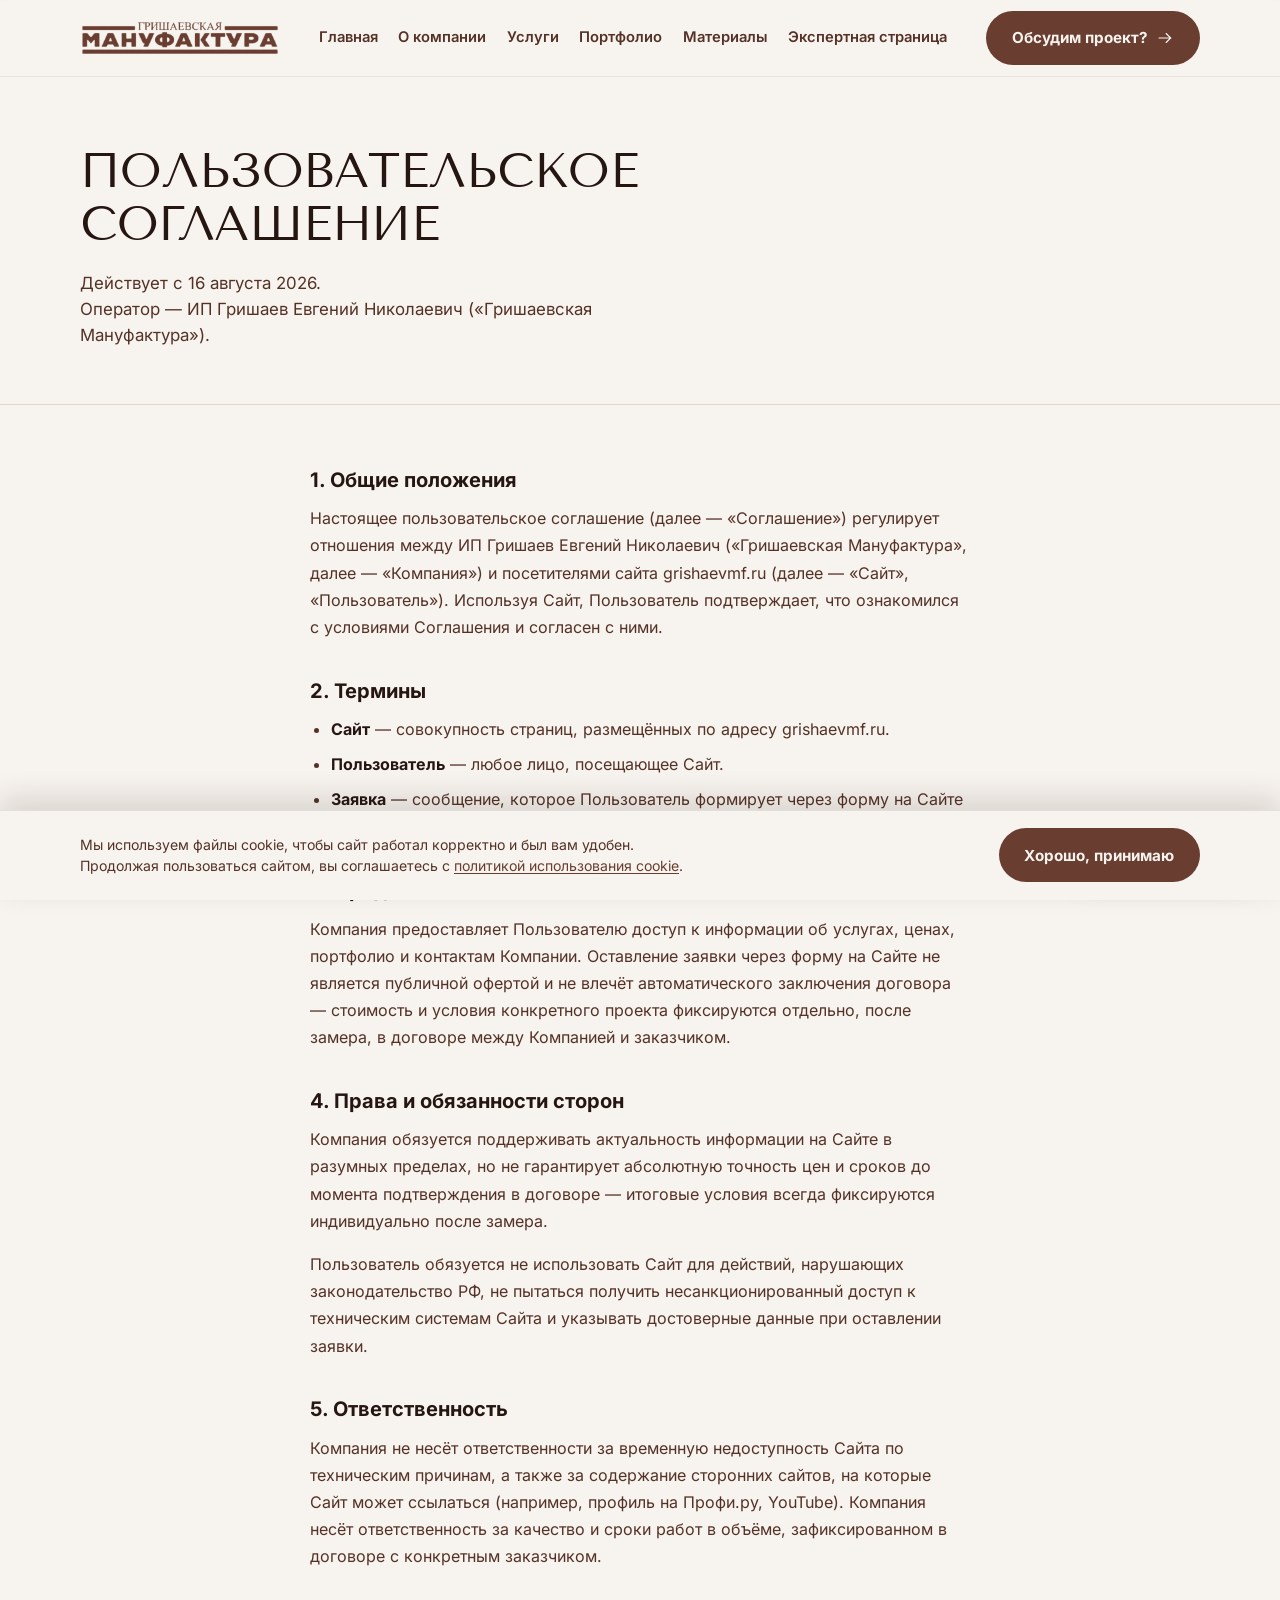
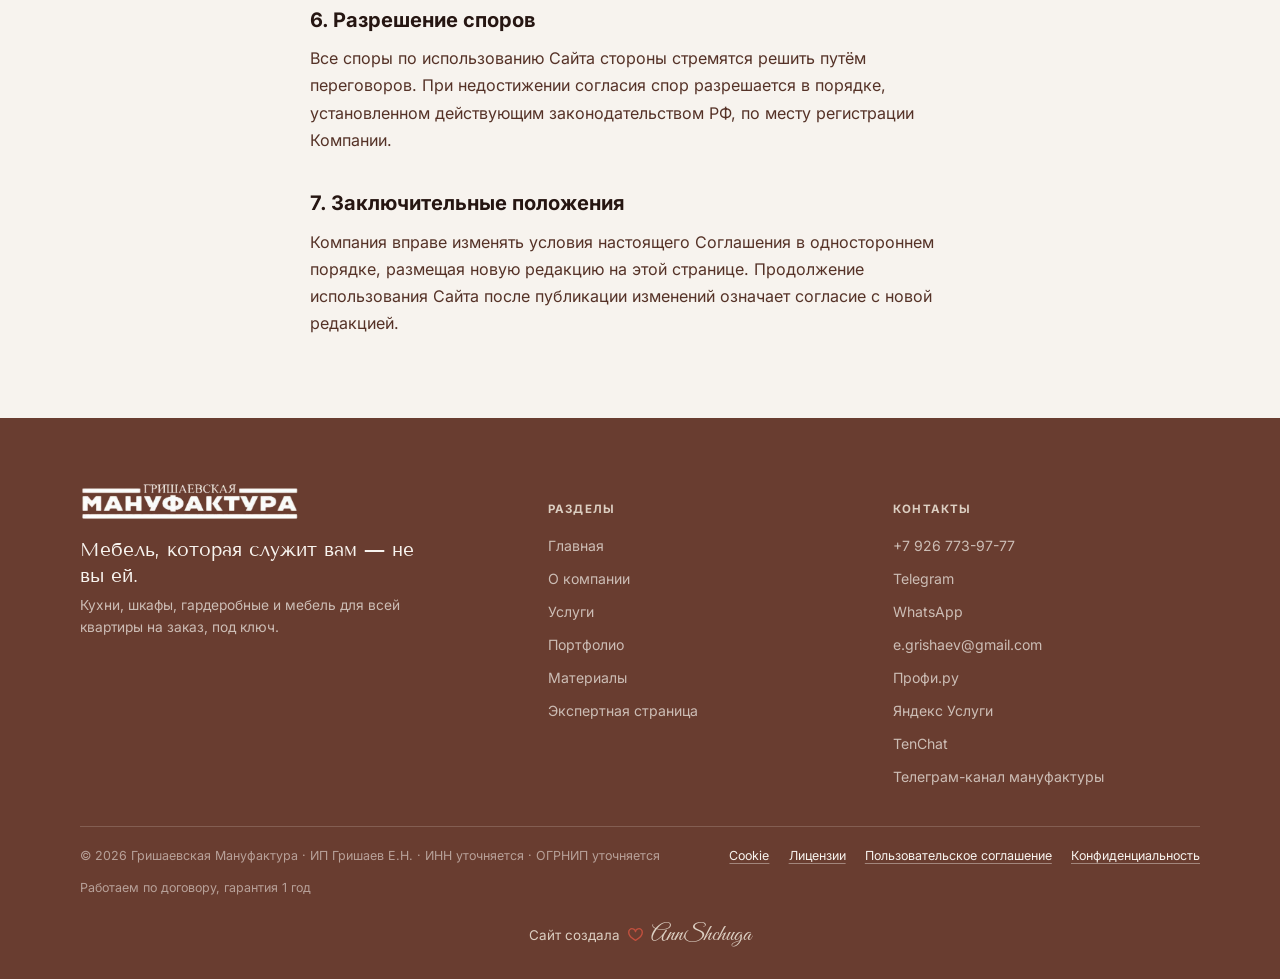
<file: projects/grishaevskaya-manufaktura/terms.html>
<!DOCTYPE html>
<html lang="ru">
<head>
<meta charset="UTF-8">
<meta name="viewport" content="width=device-width, initial-scale=1">
<title>Пользовательское соглашение — Гришаевская Мануфактура</title>
<meta name="description" content="Условия использования сайта grishaevmf.ru.">
<meta property="og:title" content="Пользовательское соглашение — Гришаевская Мануфактура">
<meta property="og:description" content="Условия использования сайта grishaevmf.ru.">
<meta property="og:type" content="website">
<meta property="og:image" content="assets/og-image.jpg">
<meta property="og:image:width" content="1200">
<meta property="og:image:height" content="630">
<meta name="twitter:card" content="summary_large_image">
<meta name="twitter:title" content="Пользовательское соглашение — Гришаевская Мануфактура">
<meta name="twitter:description" content="Условия использования сайта grishaevmf.ru.">
<meta name="twitter:image" content="assets/og-image.jpg">
<meta name="robots" content="noindex, follow">
<link rel="icon" href="data:image/svg+xml,%3Csvg xmlns='http://www.w3.org/2000/svg' viewBox='0 0 32 32'%3E%3Crect width='32' height='32' fill='%23714E44'/%3E%3Ctext x='16' y='22' font-family='Georgia,serif' font-size='18' fill='%23F7F3EE' text-anchor='middle'%3EГМ%3C/text%3E%3C/svg%3E">
<link rel="icon" href="assets/favicon-32.png" sizes="32x32" type="image/png">
<link rel="apple-touch-icon" href="assets/apple-touch-icon.png">
<link rel="stylesheet" href="css/style.css">
</head>
<body>

<svg width="0" height="0" style="position:absolute" aria-hidden="true">
<defs>
  <symbol id="icon-shield" viewBox="0 0 24 24" fill="none" stroke="currentColor" stroke-width="1.5" stroke-linecap="round" stroke-linejoin="round">
    <path d="M12 3l8 3.2v5.4c0 5-3.5 8-8 9.4-4.5-1.4-8-4.4-8-9.4V6.2z"/><path d="M8.8 12l2.2 2.2 4.2-4.4"/>
  </symbol>
  <symbol id="icon-star" viewBox="0 0 24 24" fill="currentColor" stroke="none">
    <path d="M12 2.5l2.9 6.3 6.8.7-5.1 4.6 1.5 6.7L12 17.4 5.9 20.8l1.5-6.7-5.1-4.6 6.8-.7z"/>
  </symbol>
  <symbol id="icon-clock" viewBox="0 0 24 24" fill="none" stroke="currentColor" stroke-width="1.5" stroke-linecap="round" stroke-linejoin="round">
    <circle cx="12" cy="12" r="9"/><path d="M12 7.5V12l3.5 2"/>
  </symbol>
  <symbol id="icon-phone" viewBox="0 0 24 24" fill="none" stroke="currentColor" stroke-width="1.5" stroke-linecap="round" stroke-linejoin="round">
    <path d="M6.6 3h3l1.4 4.4-2.3 1.9a13.2 13.2 0 0 0 6 6l1.9-2.3L21 17.4v3a1.8 1.8 0 0 1-2 1.8C10.4 21.3 4.7 15.6 2.2 7.1A1.8 1.8 0 0 1 4 5z"/>
    <path stroke="var(--walnut)" d="M15.5 2.5a7 7 0 0 1 5 5"/>
    <path stroke="var(--walnut)" d="M15.5 6a3.6 3.6 0 0 1 2.6 2.6"/>
  </symbol>
  <symbol id="icon-chat" viewBox="0 0 24 24" fill="none" stroke="currentColor" stroke-width="1.5" stroke-linecap="round" stroke-linejoin="round">
    <path d="M21 12.2a8.5 8.5 0 1 1-3.6-6.9L21 4l-1.1 4A8.4 8.4 0 0 1 21 12.2Z"/>
    <path stroke="var(--walnut)" fill="var(--walnut)" stroke-width="1.1" d="M9 9.6a3 3 0 1 0 2.3 5L14 15l-.8-2.6a3 3 0 0 0-4.2-2.8Z"/>
  </symbol>
  <symbol id="icon-send" viewBox="0 0 24 24" fill="none" stroke="currentColor" stroke-width="1.5" stroke-linecap="round" stroke-linejoin="round">
    <circle cx="12" cy="12" r="9.5"/>
    <path stroke="var(--walnut)" fill="var(--walnut)" stroke-width="1.1" d="M7.5 12.2 17 7.4l-3.3 9.4-2-3.1-3.6-1Z"/>
  </symbol>
  <symbol id="icon-mail" viewBox="0 0 24 24" fill="none" stroke="currentColor" stroke-width="1.5" stroke-linecap="round" stroke-linejoin="round">
    <rect x="3" y="5.5" width="18" height="13" rx="1"/><path d="M3.5 6.5l8.5 6.5 8.5-6.5"/>
    <path stroke="var(--walnut)" d="M7.5 14.5h4M7.5 16.7h6"/>
  </symbol>
  <symbol id="icon-pin" viewBox="0 0 24 24" fill="none" stroke="currentColor" stroke-width="1.5" stroke-linecap="round" stroke-linejoin="round">
    <path d="M12 22s7-6.7 7-12.6A7 7 0 0 0 5 9.4C5 15.3 12 22 12 22Z"/><circle stroke="var(--walnut)" cx="12" cy="9.4" r="2.4"/>
  </symbol>
  <symbol id="detail-phone" viewBox="8.0 23.6 213.9 227.0"><g><path fill="#261612" fill-opacity="0.965" stroke="#261612" stroke-width="0.5" stroke-opacity="0.965" d="M 178.32,48.72 c 0.31,45.59 0.46,91.18 0.44,136.78 c -0.28,12.67 -0.31,25.33 -0.09,38 c -0.02,1.25 -0.14,2.48 -0.37,3.71 c -0.99,9.7 -7.89,15.22 -16.82,17.65 c -27.53,1.05 -55.4,0.42 -82.98,0.45 c -12.51,0.69 -23.43,-5.52 -24.61,-18.81 c 0,-58.33 0.04,-116.67 0.1,-175 c 0.64,-13.08 10.02,-20.91 22.5,-22.48 c 26.67,-0.28 53.35,-0.28 80.02,-0.02 c 10.6,1.18 20.44,8.68 21.81,19.72 Z M 62.29,48.04 c -0.53,1.84 -0.83,3.72 -0.91,5.64 c -0.57,56.15 0.08,112.63 -0.24,168.82 c -0.01,2.25 0.38,4.43 1.18,6.53 c 2.82,5.99 7.54,9.03 14.18,9.11 c 27,-0.05 54,-0.1 81,-0.17 c 8.44,-0.25 13.27,-7.59 13.42,-15.47 c 0,-56.67 0,-113.33 0,-170 c 0.05,-10.82 -9.28,-17.04 -19.42,-16.46 c -24.99,0.25 -49.97,0.34 -74.96,0.28 c -7.09,1.04 -11.84,4.94 -14.25,11.72 Z M 99.12,46.97 c 0.25,-2.1 1.43,-3.33 3.55,-3.68 c 9.27,-0.23 18.56,-0.33 27.84,-0.29 c 5.51,0.04 6,7.15 0.83,7.72 c -9.3,-0.04 -18.6,-0.13 -27.9,-0.26 c -2.44,0.06 -3.88,-1.1 -4.32,-3.49 Z"/></g>
<g><path fill="var(--walnut)" fill-opacity="0.965" stroke="var(--walnut)" stroke-width="0.5" stroke-opacity="0.965" d="M 74.04,118 c -0.24,-12.92 15.21,-29.5 27.91,-21.28 c 9.13,9.27 21.03,21.15 6.67,32.29 c -0.73,0.95 -0.81,1.97 -0.25,3.03 c 3.54,6.18 9.95,14.47 16.25,17.9 c 5.1,0.91 8.98,-11.41 19.29,-4.15 c 7.06,5.2 18.7,12.43 15.23,22.84 c -3.92,12.61 -15.42,20.2 -28.62,16.23 c -27.92,-7.72 -53.09,-38.52 -56.48,-66.86 Z M 82.24,118 c 1.56,14.27 10.13,28.31 19.48,38.95 c 9.03,9.84 34.34,30.32 46.33,15.6 c 8.21,-9.24 -0.97,-13.93 -7.52,-19.51 c -4.06,-3.65 -7.9,2.87 -11.19,4.65 c -10.32,4.65 -24.46,-14.98 -28.73,-22.71 c -3.34,-7.05 1.78,-10.35 5.55,-15.36 c 3.2,-4.26 -6.64,-12.94 -8.94,-16.31 c -6.99,-3.94 -15.26,8.34 -14.98,14.69 Z"/></g>
<g><path fill="var(--walnut)" fill-opacity="0.957" stroke="var(--walnut)" stroke-width="0.5" stroke-opacity="0.957" d="M 208.82,139.13 c 0.36,-4.05 0.37,-8.1 0.02,-12.15 c -1.31,-8.58 -4.89,-16.1 -10.72,-22.54 c -3.09,-4.69 3.38,-8.56 6.82,-3.87 c 16.44,18.85 15.7,50.09 -1.91,67.84 c -3.29,1.83 -7.13,-1.38 -5.23,-5.07 c 5.55,-7.82 9.41,-14.54 11.02,-24.21 Z M 13.38,136 c 0.59,-11.96 4.65,-22.6 12.18,-31.92 c 3.19,-5.15 10.71,-3.58 8.41,2.38 c -14.03,14.84 -16.92,35.34 -5.91,52.99 c 2.44,3.03 11.48,12.13 1.46,12.47 c -8.25,-3.37 -17.5,-26.81 -16.14,-35.92 Z M 185.81,150.99 c 0.27,-2.72 3.62,-5.5 4.35,-8.44 c 3.34,-9.75 1.18,-17.64 -4.02,-26.08 c 0.08,-5.53 5.6,-4.94 8.08,-1.11 c 7.77,11.66 6.86,27.6 -1.71,38.6 c -2.68,2.59 -6.73,0.94 -6.7,-2.97 Z M 31.79,137 c -0.27,-7.25 1.8,-13.74 6.21,-19.48 c 2.49,-3.71 8.02,-3.34 7.35,1.81 c -5.4,8.61 -8.08,13.99 -5.11,24.75 c 0.82,4.25 9.51,11.18 2.23,13.72 c -7.2,0.18 -11.16,-15.18 -10.68,-20.8 Z"/></g>
<g><path fill="#261612" fill-opacity="0.075" stroke="#261612" stroke-width="0.5" stroke-opacity="0.075" d="M 62.29,48.04 c 0.78,0.05 1.09,0.49 0.94,1.32 c -0.26,7.13 1.31,15.95 1.15,23.21 c -0.39,1.49 -1.12,0.84 -2.07,1.8 c -0.92,3.57 1.85,17.05 2.02,22.19 c 0.35,1.89 -0.89,1.94 -2.04,2.83 c -0.21,2.07 -0.2,4.14 0.01,6.21 c 1.28,0.88 2.36,0.94 2.09,2.92 c -0.38,3.36 0.53,20.14 -0.64,21.9 c -2.51,1.51 -0.15,2.5 0.5,4.02 c 0.06,2.75 -0.22,5.46 -0.85,8.12 c 1.23,5.74 0.7,11.09 0.89,16.94 c -0.43,1.94 -2.16,0.76 -2.22,2.82 c 0.23,6.55 3.14,26.75 0.94,31.38 c -0.92,4.82 -0.32,10.41 -0.67,14.98 c 0.62,0.56 1.08,1.21 1.39,1.96 c -0.48,4.53 1.32,14.83 -1.41,18.39 c -0.8,-2.1 -1.19,-4.28 -1.18,-6.53 c 0.32,-56.19 -0.33,-112.67 0.24,-168.82 c 0.08,-1.92 0.38,-3.8 0.91,-5.64 Z"/></g>
<g><path fill="#261612" fill-opacity="0.933" stroke="#261612" stroke-width="0.5" stroke-opacity="0.933" d="M 98.08,227.04 c 0.25,-2.01 1.39,-3.11 3.4,-3.28 c 9.61,-0.16 19.22,-0.27 28.83,-0.33 c 5.92,-0.5 6.43,7.1 1.16,7.3 c -10.16,0.18 -20.32,0.1 -30.48,-0.25 c -1.76,-0.46 -2.74,-1.61 -2.91,-3.44 Z"/></g>
<g><path fill="var(--walnut)" fill-opacity="0.114" stroke="var(--walnut)" stroke-width="0.5" stroke-opacity="0.114" d="M 178.32,48.72 c 0.9,0.23 1.37,0.8 1.4,1.72 c -0.06,8.35 -0.08,16.7 -0.06,25.05 c 0.24,1.67 0.46,3.35 0.65,5.02 c 0,8.99 -0.03,17.98 -0.09,26.97 c 0.42,0.98 0.73,2 0.94,3.04 c -0.44,0.62 -0.74,1.3 -0.9,2.03 c 0.03,4.97 0.02,9.94 -0.01,14.91 c 0.08,0.74 0.3,1.43 0.64,2.09 c -0.29,0.64 -0.5,1.31 -0.62,2 c 0.01,22.33 0.03,44.66 0.07,66.98 c -0.36,1.98 -0.6,3.96 -0.71,5.97 c -0.15,7.24 0.51,14.59 -0.01,21.81 c -0.3,0.48 -0.74,0.78 -1.32,0.9 c 0.23,-1.23 0.35,-2.46 0.37,-3.71 c -0.22,-12.67 -0.19,-25.33 0.09,-38 c 0.02,-45.6 -0.13,-91.19 -0.44,-136.78 Z"/></g>
<g><path fill="var(--walnut)" fill-opacity="0.129" stroke="var(--walnut)" stroke-width="0.5" stroke-opacity="0.129" d="M 208.84,126.98 c 0.35,4.05 0.34,8.1 -0.02,12.15 c -1.44,-1.68 -1.29,-6.46 -0.73,-8.57 c 0.26,-0.74 -0.94,-3.99 0.75,-3.58 Z"/></g></symbol>
  <symbol id="detail-whatsapp" viewBox="10.3 12.8 202.4 197.9"><g><path fill="#261612" fill-opacity="0.965" stroke="#261612" stroke-width="0.5" stroke-opacity="0.965" d="M 14.96,201 c 5.02,-13.82 9.98,-27.67 14.88,-41.54 c 0.09,-0.52 0.04,-1.03 -0.15,-1.52 c -44.96,-85.45 54.98,-177.21 136.64,-125.64 c 74.11,49.21 43.7,164.54 -43.87,173.39 c -21.4,1.9 -42.16,-3.05 -60.96,-13.12 c -12.59,3.41 -28.27,9.13 -41.18,13.11 c -3.38,0.24 -5.17,-1.32 -5.36,-4.68 Z M 25.12,194.92 c 3.77,0.8 27.21,-8.34 32.83,-9.58 c 6.09,-2.56 11.71,2.86 17.11,4.97 c 50.66,22.97 107.29,-3.9 122.59,-56.99 c 14.48,-61.22 -32.02,-116.31 -95.11,-107.03 c -59.42,10.07 -95.51,75.86 -64.82,129.62 c 1.71,5.01 -10.12,32.47 -12.6,39.01 Z"/></g>
<g><path fill="var(--walnut)" fill-opacity="0.965" stroke="var(--walnut)" stroke-width="0.5" stroke-opacity="0.965" d="M 61.84,83 c 0.31,-16.61 22.05,-35.82 35.86,-19.04 c 11.19,13.68 17.94,20.82 1.94,35.05 c -1.29,1.65 -1.29,3.32 0.03,5.01 c 1.91,6.36 23.34,30.8 29.39,27.46 c 5.62,-5.17 9.55,-10.73 18.25,-8.12 c 7.74,4.64 25.49,12.33 22.52,24.11 c -7.73,27.43 -34.21,24.57 -54.17,12.3 c -24.97,-13.76 -52.92,-47.56 -53.82,-76.77 Z M 69.89,84 c 3.38,32.35 39.56,72.56 72.77,76.7 c 9.44,1.54 26.37,-14.72 14.89,-20.83 c -3.51,-1.86 -11.64,-9.96 -15.59,-8.48 c -7.93,6.2 -12.72,13.13 -23.4,5.52 c -8.37,-5.92 -34.78,-30.08 -27.15,-41.17 c 3.28,-4.52 12.6,-9.28 7.99,-15.78 c -3.4,-4.07 -10.25,-16.83 -16.77,-13.78 c -6.74,3.44 -13.09,9.66 -12.74,17.82 Z"/></g></symbol>
  <symbol id="detail-telegram" viewBox="12.4 13.6 193.5 194.8"><g><path fill="#261612" fill-opacity="0.965" stroke="#261612" stroke-width="0.5" stroke-opacity="0.965" d="M 16.96,111 c 1.93,-99.97 140.48,-130.88 178.47,-34 c 25.92,73.67 -39.49,146.24 -115.96,122.09 c -5.4,-2.08 -10.72,-4.31 -15.97,-6.71 c -5.73,0.89 -37.66,12.57 -40.54,11.22 c -2.39,-1.18 -3.23,-3.05 -2.51,-5.61 c 1.58,-5.15 12.65,-33.4 11.15,-36.3 c -9.82,-15.48 -14.7,-32.38 -14.64,-50.69 Z M 24.99,112 c 0.17,16.62 4.43,33.45 14.45,46.94 c 1.39,2.05 1.53,4.2 0.44,6.44 c -3.39,9.28 -6.52,18.64 -9.4,28.09 c 0.46,0.9 1.81,0.15 2.52,0.04 c 7.33,-1.85 25.23,-8.65 31.47,-9.29 c 19.36,9.47 33.85,13.75 55.99,11.49 c 94.8,-16.46 97.49,-152.47 3,-169.45 c -51.66,-6.84 -98.94,33.24 -98.47,85.74 Z"/></g>
<g><path fill="var(--walnut)" fill-opacity="0.973" stroke="var(--walnut)" stroke-width="0.5" stroke-opacity="0.973" d="M 46,116 c 0.01,-2.17 1.01,-3.68 3,-4.52 c 34.98,-15.54 69.89,-31.22 104.73,-47.04 c 4.41,-2.37 8.45,1.06 7.03,5.9 c -11.04,32.02 -22.02,64.05 -32.96,96.09 c -1.22,4.32 -5.95,5.65 -9.24,2.52 c -10.51,-11.47 -20.84,-24.21 -31.51,-35.39 c -12.88,-4.39 -25.71,-8.94 -38.49,-13.65 c -1.59,-0.81 -2.45,-2.12 -2.56,-3.91 Z M 122.76,86.81 c -20.22,9.4 -41.07,18.82 -61.47,27.89 c -0.71,0.3 -1.04,0.82 -0.99,1.56 c 8.65,2.84 17.33,5.6 26.04,8.27 c 13.3,-10.77 26.61,-21.54 39.95,-32.28 c 3.75,-2.84 7.53,-5.62 11.36,-8.34 c 2.56,0.13 -1.19,3.8 -1.45,4.79 c -1.19,2.53 -2.72,4.84 -4.59,6.91 c -3.58,3.4 -7.17,6.81 -10.74,10.21 c -6.86,5.99 -13.64,12.06 -20.34,18.2 c -1.92,1.78 -3.72,3.63 -5.41,5.57 c -0.02,0.53 0.14,0.99 0.5,1.38 c 6.7,7.55 13.32,15.15 19.84,22.8 c 0.35,-0.54 0.34,-1.1 -0.04,-1.68 c -1.89,-4.72 -8.58,-16.31 -8.51,-20.6 c 2.83,-5.78 13.18,-17.12 17.3,-23.32 c 3.36,-3.97 6.64,-8.01 9.82,-12.12 c 1.49,-1.86 2.89,-3.8 4.18,-5.81 c 3.46,-4.67 7.07,-9.21 10.84,-13.64 c 0.48,-0.46 0.56,-0.97 0.27,-1.51 c -1.92,0.58 -3.82,1.25 -5.71,2 c -6.84,3.48 -13.79,6.72 -20.85,9.72 Z"/></g>
<g><path fill="var(--walnut)" fill-opacity="0.012" stroke="var(--walnut)" stroke-width="0.5" stroke-opacity="0.012" d="M 122.76,86.81 c 3.31,0.71 1.24,0.59 1.46,2.46 c 0.57,1.08 1.26,2.07 2.07,2.98 c -13.34,10.74 -26.65,21.51 -39.95,32.28 c -8.71,-2.67 -17.39,-5.43 -26.04,-8.27 c -0.05,-0.74 0.28,-1.26 0.99,-1.56 c 20.4,-9.07 41.25,-18.49 61.47,-27.89 Z"/></g>
<g><path fill="var(--walnut)" fill-opacity="0.031" stroke="var(--walnut)" stroke-width="0.5" stroke-opacity="0.031" d="M 120.87,105.82 c 1.19,0.67 2.31,1.45 3.34,2.35 c -4.12,6.2 -14.47,17.54 -17.3,23.32 c -0.07,4.29 6.62,15.88 8.51,20.6 c 0.38,0.58 0.39,1.14 0.04,1.68 c -6.52,-7.65 -13.14,-15.25 -19.84,-22.8 c -0.36,-0.39 -0.52,-0.85 -0.5,-1.38 c 1.69,-1.94 3.49,-3.79 5.41,-5.57 c 6.7,-6.14 13.48,-12.21 20.34,-18.2 Z"/></g>
<g><path fill="var(--walnut)" fill-opacity="0.086" stroke="var(--walnut)" stroke-width="0.5" stroke-opacity="0.086" d="M 131.61,95.61 c 0.78,0.29 1.59,0.44 2.42,0.44 c -3.18,4.11 -6.46,8.15 -9.82,12.12 c -1.03,-0.9 -2.15,-1.68 -3.34,-2.35 c 3.57,-3.4 7.16,-6.81 10.74,-10.21 Z"/></g>
<g><path fill="var(--walnut)" fill-opacity="0.255" stroke="var(--walnut)" stroke-width="0.5" stroke-opacity="0.255" d="M 136.2,88.7 c 0.4,0.87 1.07,1.38 2.01,1.54 c -1.29,2.01 -2.69,3.95 -4.18,5.81 c -0.83,0 -1.64,-0.15 -2.42,-0.44 c 1.87,-2.07 3.4,-4.38 4.59,-6.91 Z"/></g>
<g><path fill="var(--walnut)" fill-opacity="0.063" stroke="var(--walnut)" stroke-width="0.5" stroke-opacity="0.063" d="M 138.21,90.24 c -0.94,-0.16 -1.61,-0.67 -2.01,-1.54 c 0.26,-0.99 4.01,-4.66 1.45,-4.79 c -3.83,2.72 -7.61,5.5 -11.36,8.34 c -0.81,-0.91 -1.5,-1.9 -2.07,-2.98 c -0.22,-1.87 1.85,-1.75 -1.46,-2.46 c 7.06,-3 14.01,-6.24 20.85,-9.72 c 1.89,-0.75 3.79,-1.42 5.71,-2 c 0.29,0.54 0.21,1.05 -0.27,1.51 c -3.77,4.43 -7.38,8.97 -10.84,13.64 Z"/></g></symbol>
  <symbol id="detail-mail" viewBox="12.0 16.2 173.2 196.1"><g><path fill="#261612" fill-opacity="0.961" d="M 16.21,192 c 0.96,-30.41 -0.53,-61.18 0.54,-91.51 c 0.68,-7.43 20.71,-13.41 24.03,-21.05 c 0.16,-17.31 0.23,-34.63 0.21,-51.95 c -0.17,-10.28 14.02,-5.9 20.52,-7.04 c 29.82,0.61 60.29,-0.32 90,0.42 c 3.45,0.83 5.25,3.03 5.4,6.62 c -0.01,17.33 0.05,34.65 0.17,51.97 c 3.16,7.5 22.13,12.78 23.92,21.04 c -0.05,33 -0.05,66 -0.03,99 c -0.16,4.85 -3.4,8.73 -8.47,8.59 c -49.67,0 -99.34,-0.04 -149.01,-0.12 c -8.72,-1.25 -7.15,-9.38 -7.28,-15.97 Z M 48.7,76 c 0.03,6.58 -1.07,37.6 1.46,41.21 c 15.24,11.08 30.55,22.07 45.93,32.97 c 1.53,0.8 3.05,0.81 4.59,0.04 c 14.56,-10.48 29.15,-20.93 43.76,-31.34 c 1.83,-1.13 3.28,-2.61 4.35,-4.43 c 0.19,-22.98 0.29,-45.96 0.29,-68.95 c -0.01,-5.29 -0.13,-10.57 -0.37,-15.84 c -0.33,-1.17 -2.24,-1.29 -3.2,-1.47 c -31.01,-0.18 -62.01,-0.15 -93.02,0.09 c -2.38,-0.21 -3.62,0.87 -3.72,3.22 c 0.01,14.83 -0.02,29.67 -0.07,44.5 Z M 27.64,100.03 c 3.07,3.95 7.95,5.87 11.68,9.16 c 0.48,0.44 0.96,0.48 1.44,0.11 c 0.13,-5.6 0.17,-11.2 0.13,-16.81 c -0.08,-1.41 -0.71,-1.71 -1.89,-0.9 c -4.04,2.49 -7.83,5.3 -11.36,8.44 Z M 156.79,94 c 0.03,4.52 0.05,9.04 0.09,13.56 c 0.21,1.46 0.91,1.72 2.1,0.78 c 1.72,-1.13 10.78,-6.82 10.5,-8.69 c -2.3,-3.18 -7.9,-6.05 -11.14,-8.52 c -1.81,-0.84 -1.57,1.91 -1.55,2.87 Z M 23.65,188 c 0.12,0.82 -0.42,8 2.01,5.26 c 15.37,-14.32 30.5,-28.88 45.4,-43.7 c 1.41,-1.17 2.54,-2.57 3.38,-4.2 c 0.24,-0.97 -1.83,-2.45 -2.41,-3.04 c -15.71,-11.53 -31.53,-22.88 -47.47,-34.06 c -0.47,0.66 -0.66,1.4 -0.55,2.22 c -0.08,25.84 -0.21,51.68 -0.36,77.52 Z M 122.98,145.02 c 3.3,5.86 20.41,20.34 25.75,26.76 c 7.99,7.35 15.81,14.87 23.48,22.56 c 0.26,0.28 0.55,0.36 0.89,0.24 c 0.46,-3.15 0.66,-6.32 0.61,-9.52 c 0.11,-17.52 0.2,-35.04 0.29,-52.56 c 0.02,-8 -0.29,-15.98 -0.94,-23.93 c -0.38,-0.29 -0.76,-0.28 -1.13,0.03 c -15.63,10.89 -31.39,22.7 -46.93,33.75 c -0.84,0.8 -1.51,1.69 -2.02,2.67 Z M 30.01,199.95 c 2.14,0.35 4.3,0.49 6.49,0.41 c 43.02,-0.11 86.04,-0.2 129.05,-0.26 c 0.5,0 0.83,-0.21 1.01,-0.64 c -13.5,-12.98 -26.9,-26.09 -40.18,-39.34 c -3.24,-3.06 -6.52,-6.08 -9.84,-9.04 c -4.85,-3.23 -13.59,11.58 -20.89,7.66 c -3.83,-2.4 -7.58,-4.92 -11.25,-7.56 c -1.86,-1.08 -3.52,-0.84 -4.98,0.73 c -16.4,16.1 -32.87,32.11 -49.41,48.04 Z"/></g>
<g><path fill="var(--walnut)" fill-opacity="0.965" d="M 132.7,54.65 c -1.04,0.27 -2.1,0.41 -3.18,0.4 c -21.1,0 -42.18,-0.11 -63.26,-0.33 c -2.81,-0.66 -3.83,-2.36 -3.05,-5.11 c 1.61,-1.97 3.7,-2.81 6.28,-2.54 c 20.34,0.08 40.68,0.1 61.02,0.06 c 5.07,-0.03 7.09,5.83 2.19,7.52 Z"/></g>
<g><path fill="var(--walnut)" fill-opacity="0.965" d="M 66.11,87.08 c 21.96,-0.13 43.91,-0.14 65.87,-0.04 c 1.11,0.18 1.97,0.72 2.6,1.64 c 1.26,3.22 0.22,5.22 -3.12,5.99 c -21.28,0.05 -42.68,0.35 -63.96,0.05 c -5,0.38 -6.39,-6.03 -1.39,-7.64 Z"/></g>
<g><path fill="var(--walnut)" fill-opacity="0.965" d="M 66.03,67.09 c 22.27,-0.13 44.53,-0.11 66.79,0.05 c 0.69,0.38 1.25,0.91 1.65,1.59 c 0.97,2.62 0.14,4.36 -2.48,5.24 c -21.98,0.13 -43.97,0.11 -65.96,-0.06 c -4.04,-0.58 -3.95,-6.19 0,-6.82 Z"/></g>
<g><path fill="var(--walnut)" fill-opacity="0.969" d="M 62.95,111.99 c -0.26,-3.76 2.44,-4.35 5.55,-4.19 c 13.51,0.02 27.02,-0.01 40.53,-0.07 c 4.81,0.47 4.76,8.19 -2.53,7.5 c -13.34,0.03 -26.67,-0.02 -40.01,-0.15 c -2,-0.09 -3.18,-1.12 -3.54,-3.09 Z"/></g>
<g><path fill="#261612" fill-opacity="0.024" d="M 27.64,100.03 c 3.53,-3.14 7.32,-5.95 11.36,-8.44 c 1.18,-0.81 1.81,-0.51 1.89,0.9 c 0.04,5.61 0,11.21 -0.13,16.81 c -0.48,0.37 -0.96,0.33 -1.44,-0.11 c -3.73,-3.29 -8.61,-5.21 -11.68,-9.16 Z M 156.79,94 c -0.02,-0.96 -0.26,-3.71 1.55,-2.87 c 3.24,2.47 8.84,5.34 11.14,8.52 c 0.28,1.87 -8.78,7.56 -10.5,8.69 c -1.19,0.94 -1.89,0.68 -2.1,-0.78 c -0.04,-4.52 -0.06,-9.04 -0.09,-13.56 Z"/></g>
<g><path fill="var(--walnut)" fill-opacity="0.18" d="M 131.98,87.04 c -21.96,-0.1 -43.91,-0.09 -65.87,0.04 c -0.18,-1.1 3.69,-0.85 4.39,-1.1 c 8,0.13 16,0.11 24,-0.05 c 12.01,-0.05 24.02,0.05 36.02,0.29 c 0.53,0.09 1.7,-0.16 1.46,0.82 Z"/></g>
<g><path fill="var(--walnut)" fill-opacity="0.294" d="M 66.03,73.91 c 21.99,0.17 43.98,0.19 65.96,0.06 c 0.07,1.21 -1.74,1.02 -2.48,1.08 c -9,-0.25 -18.01,-0.23 -27.01,0.03 c -11.69,-0.04 -23.38,-0.13 -35.07,-0.26 c -0.77,0.1 -1.24,-0.2 -1.4,-0.91 Z"/></g>
<g><path fill="var(--walnut)" fill-opacity="0.29" d="M 132.82,67.14 c -22.26,-0.16 -44.52,-0.18 -66.79,-0.05 c 0.16,-0.69 0.62,-1.01 1.36,-0.95 c 21.39,-0.2 42.77,-0.21 64.16,-0.02 c 0.74,-0.02 1.17,0.32 1.27,1.02 Z"/></g>
<g><path fill="var(--walnut)" fill-opacity="0.078" d="M 66.26,54.72 c 21.08,0.22 42.16,0.33 63.26,0.33 c 1.08,0.01 2.14,-0.13 3.18,-0.4 c 0.06,0.82 -0.32,1.26 -1.17,1.33 c -21.33,0.18 -42.66,0.12 -63.98,-0.17 c -0.91,0.15 -1.34,-0.21 -1.29,-1.09 Z"/></g></symbol>
  <symbol id="detail-pin" viewBox="10.0 15.6 193.5 208.2"><g><path fill="#261612" fill-opacity="0.965" stroke="#261612" stroke-width="0.5" stroke-opacity="0.965" d="M 77.93,79 c 1.66,-37.02 55.48,-37.52 59.08,-2.5 c 1.98,39.78 -58.06,42.27 -59.08,2.5 Z M 85.63,80 c 1.56,30.15 50.72,24.51 42.66,-7.67 c -9.41,-23 -43.12,-16.03 -42.66,7.67 Z M 78.89,146.99 c 1.88,1.91 4.06,5.63 4.93,8.13 c -6.89,-0.89 -23.5,-0.48 -31.34,-0.34 c -2.09,0.09 -3.45,1.15 -4.09,3.18 c -4.94,10.19 -9.92,20.36 -14.92,30.51 c 0.31,1.16 2.16,0.78 3.03,0.94 c 8.28,-0.16 16.56,-0.16 24.84,-0.01 c 4.58,1.17 3.48,7.25 -0.83,6.87 c -10.2,0.09 -20.38,0.17 -30.56,0.24 c -3.12,4.23 -4.8,9.02 -7.37,13.53 c -0.57,1.08 -0.25,1.67 0.94,1.78 c 26.28,0.19 52.59,0.2 78.86,-0.16 c 0.71,-0.15 1.09,-0.6 1.13,-1.34 c 0.08,-3.39 0.21,-6.77 0.38,-10.15 c 1.94,-0.43 5.36,-0.9 7.1,0.18 c -0.12,3.65 -0.03,7.29 0.27,10.92 c 0.32,0.41 0.74,0.6 1.27,0.57 c 25.65,0.01 51.3,0.01 76.95,-0.02 c 1.75,0.02 1.16,-1.48 0.65,-2.43 c -8.99,-17.81 -16.96,-36.14 -26.12,-53.85 c -3.56,-1.93 -15.44,-0.96 -19.84,-0.67 c -0.05,-0.42 -0.29,-0.7 -0.7,-0.83 c -3.34,-0.01 -6.68,-0.04 -10.03,-0.08 c -0.92,-0.1 -1.48,0.29 -1.68,1.16 c -0.52,0.01 -1.05,0.04 -1.57,0.09 c -0.07,-0.83 4.11,-7.24 4.99,-8.26 c 9.43,0.1 18.86,0.18 28.29,0.26 c 4.38,0.96 7.43,3.55 9.15,7.74 c 8.39,18.13 16.97,36.16 25.75,54.08 c 2.05,5.46 -2.34,10.24 -7.87,10.11 c -56.35,0.31 -112.66,0.25 -169.01,-0.13 c -6.17,-0.7 -8.66,-6.31 -5.74,-11.7 c 8.64,-17.14 17.06,-34.38 25.26,-51.74 c 2.05,-4.3 4.41,-7.75 9.51,-8.37 c 9.46,-0.11 18.91,-0.18 28.37,-0.21 Z"/></g>
<g><path fill="var(--walnut)" fill-opacity="0.965" stroke="var(--walnut)" stroke-width="0.5" stroke-opacity="0.965" d="M 135.18,146.95 c -0.88,1.02 -5.06,7.43 -4.99,8.26 c -0.69,0.1 -1.21,0.45 -1.55,1.07 c -2.04,3.36 -3.94,6.78 -5.7,10.27 c 0.1,0.62 0.46,0.99 1.08,1.11 c 10.33,1.61 26.54,8.92 18.01,21.91 c -7.2,7.72 -20.31,9.32 -30.25,9.89 c -0.39,0.18 -0.65,0.48 -0.79,0.89 c -1.74,-1.08 -5.16,-0.61 -7.1,-0.18 c -0.66,-0.37 -1.37,-0.64 -2.11,-0.81 c -10.36,-0.78 -25.18,-2.48 -31,-12.41 c -4.1,-10.28 7.2,-16.02 15.26,-18.33 c 1.89,-0.43 3.75,-0.88 5.57,-1.33 c -0.16,-1.74 -6.29,-11.4 -7.79,-12.17 c -0.87,-2.5 -3.05,-6.22 -4.93,-8.13 c -0.04,-0.61 -0.23,-1.18 -0.55,-1.7 c -19.72,-30.42 -47.07,-68.82 -18.4,-102.85 c 27.32,-30.52 73.06,-29.92 97.99,3.11 c 24.79,34.6 -4.15,69.2 -21.78,99.04 c -0.49,0.72 -0.81,1.51 -0.97,2.36 Z M 54.97,77 c 1.81,26.48 32.4,65.96 46.06,89.48 c 1.59,2.39 3.27,4.71 5.05,6.97 c 0.34,0.41 0.78,0.58 1.31,0.5 c 1.99,-2.37 3.86,-4.86 5.59,-7.47 c 15.73,-25 33.41,-50.05 44.72,-77.42 c 9.87,-30.11 -15.44,-58.71 -45.35,-60.8 c -28.83,-2.28 -57.04,18.65 -57.38,48.74 Z M 77.75,181.93 c 0.45,11.36 36.99,11.14 44.62,8.88 c 4.38,-0.8 18.08,-4.64 12.55,-11.13 c -2.85,-2.11 -15.72,-7.38 -18.24,-4.63 c -1.99,2.7 -3.93,5.44 -5.83,8.2 c -6.35,4.89 -10.88,-4.19 -14.01,-8.53 c -2.27,-2.42 -17.65,2.91 -19.09,7.21 Z"/></g>
<g><path fill="var(--walnut)" fill-opacity="0.561" d="M 144.17,154.87 c -4.13,0.11 -8.27,0.2 -12.41,0.25 c 0.2,-0.87 0.76,-1.26 1.68,-1.16 c 3.35,0.04 6.69,0.07 10.03,0.08 c 0.41,0.13 0.65,0.41 0.7,0.83 Z"/></g></symbol>
  <symbol id="icon-arrow" viewBox="0 0 24 24" fill="none" stroke="currentColor" stroke-width="1.5" stroke-linecap="round" stroke-linejoin="round">
    <path d="M4 12h16M13.5 6l6 6-6 6"/>
  </symbol>
  <symbol id="mark-kitchen" viewBox="18.1 6.5 214.9 263.5"><g><path fill="#261612" fill-opacity="0.953" d="M 57.08,82.92 c 3.35,-4.5 22.31,-4.08 21.51,0.56 c -2.16,5.59 -11.49,2.48 -16.09,3.22 c -2.38,0.11 -4.3,-1.89 -5.42,-3.78 Z M 153.02,160.78 c 10.34,0.5 20.69,0.53 31.04,0.09 c 6.16,0.04 38.76,-0.95 41.91,0.84 c 2.15,1.02 2.64,2.54 1.48,4.56 c -1.1,1.11 -2.34,2.02 -3.73,2.76 c -0.57,0.73 -0.92,1.55 -1.02,2.48 c 0.14,27.33 0.07,54.67 -0.22,82 c -0.06,1.35 0.23,2.61 0.86,3.8 c 1.53,0.37 6.29,3.98 3.9,5.54 c -2.79,3.27 -10.78,1.34 -14.74,1.94 c -61.33,-0.03 -122.67,0.05 -184,0.25 c -1.72,0.01 -3.35,-0.36 -4.9,-1.08 c -2.29,-3.82 3.66,-6.04 3.11,-10.45 c 0.06,-25.01 0.06,-50.01 -0.03,-75.01 c -0.12,-2.33 -0.29,-4.65 -0.51,-6.96 c -0.79,-2.1 -1.71,-4.14 -2.75,-6.13 c -0.12,-1.89 0.73,-3.04 2.56,-3.43 c 16.5,-0.1 33,-0.29 49.51,-0.55 c 3.24,-0.14 5,-1.57 3.44,-4.81 c -1.93,-1.47 -4.39,-0.5 -6.58,-1.24 c -0.93,-0.25 -1.47,-0.86 -1.6,-1.82 c -1.01,-5.51 4.35,-4.76 7.76,-5.75 c 0.42,-0.41 0.73,-0.9 0.93,-1.46 c 0.34,-5.6 0.55,-11.22 0.64,-16.85 c 4.6,-23.11 33.83,-6.37 24.2,5.24 c -4.61,1.21 -4.51,-4.62 -6.32,-7.25 c -4.17,-5.2 -11.03,-2.46 -11.08,4.01 c -0.08,9 -0.05,17.99 0.08,26.99 c 0.2,2.1 1.38,3.03 3.54,2.78 c 20.83,-0.19 41.71,0.16 62.52,-0.49 Z M 33.07,172.08 c 1.39,2.2 2.11,2.36 4.55,2.69 c 33.59,0.03 67.29,-0.01 100.85,-0.37 c 5.09,-0.6 4.29,-6.21 -0.96,-6.1 c -29,0 -58.01,0.01 -87.01,0.05 c -2.62,0.23 -14.94,-0.52 -16.42,1.36 c -0.37,0.78 -0.7,1.56 -1.01,2.37 Z M 148.34,185 c 0.34,2.14 0.74,3.05 3.16,3.01 c 20.66,0.03 41.32,-0.03 61.98,-0.17 c 1.33,-0.21 2.06,-1.01 2.16,-2.39 c 0.22,-4.96 0.22,-9.91 0,-14.87 c -0.24,-2.22 -2.35,-2.27 -4.13,-2.36 c -20.27,-0.12 -40.53,-0.02 -60.79,0.3 c -1.41,0.37 -2.14,1.29 -2.19,2.76 c -0.14,4.57 -0.21,9.15 -0.19,13.72 Z M 158.19,177.95 c 1.32,-1.81 3.08,-2.83 5.3,-3.04 c 6.92,0.65 37.86,-1.62 41.7,1.54 c 2.88,2.34 -1.17,5.37 -3.69,5.34 c -5.71,-0.07 -37.76,0.91 -40.38,-0.49 c -1.41,-0.75 -2.38,-1.87 -2.93,-3.35 Z M 33.55,207 c 0.01,11.17 0.1,22.34 0.27,33.51 c 0.13,4.12 0.62,4.43 4.67,4.49 c 12.34,0.01 24.68,-0.02 37.02,-0.09 c 3.26,0.33 4.75,-1.14 4.45,-4.4 c 0.15,-18.68 0.15,-37.35 -0.01,-56.02 c -0.08,-2.18 -1.23,-3.23 -3.44,-3.15 c -12.92,-0.33 -25.83,-0.33 -38.75,-0.02 c -2.44,-0.27 -3.76,0.79 -3.96,3.18 c -0.01,7.5 -0.09,15 -0.25,22.5 Z M 86.82,212 c 0.09,9.83 0.14,19.67 0.15,29.5 c 0.01,3.03 1.94,3.4 4.52,3.37 c 15.98,0.09 31.95,-0.01 47.92,-0.27 c 2.08,-0.35 2.34,-2.32 2.36,-4.09 c 0,-18.67 0,-37.33 0.01,-56 c 0.21,-2.68 -2.03,-3.46 -4.28,-3.33 c -15.33,0.18 -30.67,0.12 -46.01,-0.16 c -2.85,-0.06 -4.47,0.26 -4.51,3.48 c 0.04,9.17 -0.01,18.33 -0.16,27.5 Z M 148.37,197 c 0.2,14.67 0.24,29.33 0.13,44 c -0.06,1.37 0.42,2.49 1.45,3.36 c 20.84,0.29 41.69,0.38 62.55,0.28 c 2.58,-0.13 3.69,-1.51 3.31,-4.13 c -0.1,-14.01 -0.11,-28.02 -0.03,-42.03 c 0.02,-2.88 -1.4,-4.11 -4.28,-3.69 c -20,0.31 -40,0.19 -60,-0.37 c -1.75,0.01 -2.8,0.87 -3.13,2.58 Z M 33.29,253.89 c 0.26,3.7 1.84,4.23 5.2,4.3 c 57.67,-0.07 115.34,-0.1 173.01,-0.09 c 6.3,0.82 6.61,-7.35 0.01,-6.69 c -58.01,0.6 -116.01,-0.09 -174.02,0.06 c -1.96,-0.13 -3.36,0.67 -4.2,2.42 Z"/></g>
<g><path fill="#261612" fill-opacity="0.945" d="M 54.89,117.68 c -2.37,-1.09 -4.73,-1.08 -7.08,0.05 c 0.24,-5.4 0.32,-10.82 0.24,-16.25 c 0.06,-0.63 -0.14,-1.16 -0.58,-1.59 c -5.99,-0.27 -11.98,-0.55 -17.98,-0.83 c -1.79,-0.5 -2.73,-1.68 -2.84,-3.54 c 0.24,-26.35 0.34,-52.69 0.29,-79.03 c 0.61,-2.99 2.46,-4.44 5.55,-4.35 c 59.34,-0.19 118.67,-0.41 178.01,-0.63 c 2.83,-0.17 4.29,1.13 4.38,3.88 c -1,4.5 -6.58,1.36 -6.58,4.22 c -0.12,13.2 -0.08,26.41 0.12,39.61 c 0.34,1.45 3.61,1.31 4.68,2.01 c 4.4,3.06 10.54,15.32 14.12,20.11 c 1.16,1.85 1.21,3.73 0.15,5.63 c -1.15,1.68 -4.1,1.47 -5.87,1.52 c -24.67,-0.06 -49.34,-0.14 -74.02,-0.24 c -3.07,-0.68 -4.1,-2.54 -3.1,-5.58 c 4.62,-7.18 9.8,-13.94 15.52,-20.28 c 1.52,-2.23 6.64,-1.07 6.78,-3.01 c 0.12,-13.26 0.14,-26.52 0.04,-39.78 c -0.32,-1.09 -1.07,-1.52 -2.25,-1.31 c -8.27,-0.2 -16.54,-0.22 -24.81,-0.08 c -0.74,0.54 -1.09,1.28 -1.06,2.22 c -0.5,24.33 0.24,48.73 0.17,73.07 c -0.06,4.14 -2.15,6 -6.27,5.59 c -25.58,0.12 -51.16,0.21 -76.74,0.28 c -0.61,0.55 -0.88,1.25 -0.78,2.11 c -0.04,5.4 -0.07,10.8 -0.09,16.2 Z M 83.84,81.01 c 1.61,0.3 1.04,-1.81 1.6,-2.64 c 1.13,1.76 2.75,2.65 4.87,2.64 c 0.29,3.17 0.39,6.34 0.31,9.52 c -0.04,0.95 0.33,1.64 1.13,2.09 c 13.09,-0.05 26.18,-0.14 39.25,-0.25 c 0.56,-0.49 0.81,-1.12 0.75,-1.88 c 0.19,-23.34 0.24,-46.67 0.15,-70 c 0.07,-0.81 -0.21,-1.45 -0.84,-1.93 c -9.51,-0.19 -19.03,-0.28 -28.56,-0.27 c -3.82,-0.05 -7.63,0.09 -11.42,0.43 c -0.56,0.83 -0.79,1.76 -0.68,2.79 c 0.07,11.16 0.07,22.33 -0.02,33.5 c -0.88,-0.28 -1.55,-0.84 -1.99,-1.67 c -0.2,1.2 -0.5,2.39 -0.9,3.55 c -0.77,0.62 -1.05,1.69 -2.12,0.92 c -0.1,-3.12 -0.14,-6.25 -0.11,-9.39 c 0.02,-0.93 -0.42,-1.41 -1.32,-1.43 c 0.02,-8.83 0,-17.65 -0.06,-26.48 c 0.05,-0.56 -0.13,-1.02 -0.54,-1.38 c -14.74,-1.91 -32.84,-0.59 -47.91,-0.41 c -1.52,0.27 -2.11,1.19 -1.77,2.76 c -0.08,22.67 -0.03,45.35 0.15,68.02 c 0.02,1.27 -0.18,3.42 1.75,3.12 c 3.32,0.02 6.63,0.05 9.94,0.08 c 12.35,-0.36 24.69,-0.5 37.03,-0.42 c 0.56,-0.15 0.93,-0.49 1.1,-1.03 c 0.03,-3.41 0.1,-6.83 0.21,-10.24 Z M 173.6,52 c 0.32,1.55 -0.41,7.27 0.94,8.01 c 8.33,0.53 16.66,0.59 25,0.16 c 0.61,0 1.1,-0.25 1.47,-0.74 c 0.28,-2.63 0.46,-5.28 0.55,-7.94 c 0.08,-10.33 0.06,-20.67 -0.06,-31 c 0.07,-0.7 -0.1,-1.31 -0.52,-1.85 c -5.47,-0.5 -10.97,-0.7 -16.48,-0.62 c -1.67,0.24 -9.52,-0.38 -10.36,0.66 c -0.3,0.91 -0.43,1.85 -0.37,2.82 c 0.04,10.17 -0.01,20.33 -0.17,30.5 Z M 154.19,81.76 c 19.1,0.13 38.2,0.14 57.31,0.02 c 0.9,-0.21 7.45,0.25 6.98,-1.25 c -2.17,-3.27 -6.68,-10.79 -9.27,-13.18 c -13.64,-0.81 -28.87,-0.02 -42.72,-0.3 c -1.15,-0.11 -2.15,0.22 -2.98,1 c -1.86,2.5 -9.1,11.27 -9.32,13.71 Z M 104.34,82.99 c 1.27,-5.08 13.3,-2.16 17.17,-2.98 c 4.48,-0.47 6.53,5.09 1.81,6.54 c -5.28,0.2 -10.57,0.13 -15.85,-0.22 c -1.98,-0.23 -3.03,-1.34 -3.13,-3.34 Z"/></g>
<g><path fill="#261612" fill-opacity="0.024" d="M 148.37,197 c 0.33,-1.71 1.38,-2.57 3.13,-2.58 c 20,0.56 40,0.68 60,0.37 c 2.88,-0.42 4.3,0.81 4.28,3.69 c -0.08,14.01 -0.07,28.02 0.03,42.03 c 0.38,2.62 -0.73,4 -3.31,4.13 c -20.86,0.1 -41.71,0.01 -62.55,-0.28 c -1.03,-0.87 -1.51,-1.99 -1.45,-3.36 c 0.11,-14.67 0.07,-29.33 -0.13,-44 Z M 156.64,228 c 0.33,2.38 -1.11,7.95 2.36,8.46 c 14.83,0.49 29.66,0.61 44.5,0.35 c 2.52,0.23 4,-0.87 4.45,-3.3 c 0.01,-9.34 0.02,-18.68 0.02,-28.01 c 0.13,-3.13 -1.36,-4.61 -4.47,-4.46 c -14,-0.1 -28,-0.08 -42,0.07 c -3.32,-0.38 -4.93,1.08 -4.85,4.39 c 0.09,7.5 0.09,15 -0.01,22.5 Z"/></g>
<g><path fill="#261612" fill-opacity="0.02" d="M 33.29,253.89 c 0.84,-1.75 2.24,-2.55 4.2,-2.42 c 58.01,-0.15 116.01,0.54 174.02,-0.06 c 6.6,-0.66 6.29,7.51 -0.01,6.69 c -57.67,-0.01 -115.34,0.02 -173.01,0.09 c -3.36,-0.07 -4.94,-0.6 -5.2,-4.3 Z"/></g>
<g><path fill="#261612" fill-opacity="0.024" d="M 148.34,185 c -0.02,-4.57 0.05,-9.15 0.19,-13.72 c 0.05,-1.47 0.78,-2.39 2.19,-2.76 c 20.26,-0.32 40.52,-0.42 60.79,-0.3 c 1.78,0.09 3.89,0.14 4.13,2.36 c 0.22,4.96 0.22,9.91 0,14.87 c -0.1,1.38 -0.83,2.18 -2.16,2.39 c -20.66,0.14 -41.32,0.2 -61.98,0.17 c -2.42,0.04 -2.82,-0.87 -3.16,-3.01 Z M 158.19,177.95 c 0.55,1.48 1.52,2.6 2.93,3.35 c 2.62,1.4 34.67,0.42 40.38,0.49 c 2.52,0.03 6.57,-3 3.69,-5.34 c -3.84,-3.16 -34.78,-0.89 -41.7,-1.54 c -2.22,0.21 -3.98,1.23 -5.3,3.04 Z"/></g>
<g><path fill="#261612" fill-opacity="0.043" d="M 33.07,172.08 c 0.31,-0.81 0.64,-1.59 1.01,-2.37 c 1.48,-1.88 13.8,-1.13 16.42,-1.36 c 29,-0.04 58.01,-0.05 87.01,-0.05 c 5.25,-0.11 6.05,5.5 0.96,6.1 c -33.56,0.36 -67.26,0.4 -100.85,0.37 c -2.44,-0.33 -3.16,-0.49 -4.55,-2.69 Z"/></g>
<g><path fill="#261612" fill-opacity="0.976" d="M 156.64,228 c 0.1,-7.5 0.1,-15 0.01,-22.5 c -0.08,-3.31 1.53,-4.77 4.85,-4.39 c 14,-0.15 28,-0.17 42,-0.07 c 3.11,-0.15 4.6,1.33 4.47,4.46 c 0,9.33 -0.01,18.67 -0.02,28.01 c -0.45,2.43 -1.93,3.53 -4.45,3.3 c -14.84,0.26 -29.67,0.14 -44.5,-0.35 c -3.47,-0.51 -2.03,-6.08 -2.36,-8.46 Z M 163.35,226.99 c -0.01,1.82 -0.17,3.14 2.13,2.98 c 11.64,0.09 23.27,0.06 34.9,-0.08 c 0.47,-0.33 0.69,-0.79 0.64,-1.37 c -0.01,-6.62 -0.07,-13.25 -0.2,-19.86 c -0.3,-0.48 -0.74,-0.7 -1.31,-0.67 c -11.63,-0.04 -23.27,0.02 -34.9,0.17 c -0.77,0.45 -1.14,1.13 -1.1,2.05 c -0.07,5.59 -0.12,11.19 -0.16,16.78 Z"/></g>
<g><path fill="var(--walnut)" fill-opacity="0.988" d="M 163.35,226.99 c 0.04,-5.59 0.09,-11.19 0.16,-16.78 c -0.04,-0.92 0.33,-1.6 1.1,-2.05 c 11.63,-0.15 23.27,-0.21 34.9,-0.17 c 0.57,-0.03 1.01,0.19 1.31,0.67 c 0.13,6.61 0.19,13.24 0.2,19.86 c 0.05,0.58 -0.17,1.04 -0.64,1.37 c -11.63,0.14 -23.26,0.17 -34.9,0.08 c -2.3,0.16 -2.14,-1.16 -2.13,-2.98 Z"/></g>
<g><path fill="var(--walnut)" fill-opacity="0.02" d="M 177.56,156.7 c -3.48,0.74 -15.04,0.61 -18.52,-0.11 c -3.56,-1.58 -1.76,-9.74 -1.69,-12.8 c 0.6,-0.54 1.31,-0.76 2.14,-0.68 c 6.3,-0.19 12.61,-0.14 18.91,0.18 c 0.48,0.01 0.86,0.21 1.15,0.59 c 0.15,3.29 1.81,11.03 -1.99,12.82 Z"/></g>
<g><path fill="var(--walnut)" fill-opacity="0.957" d="M 184.14,159.98 c -0.51,-0.99 -1.24,-1.79 -2.18,-2.39 c -0.82,0.05 -1.65,0.19 -2.48,0.43 c -0.84,-0.14 -1.48,-0.59 -1.92,-1.32 c 3.8,-1.79 2.14,-9.53 1.99,-12.82 c -0.29,-0.38 -0.67,-0.58 -1.15,-0.59 c -6.3,-0.32 -12.61,-0.37 -18.91,-0.18 c -0.83,-0.08 -1.54,0.14 -2.14,0.68 c -0.07,3.06 -1.87,11.22 1.69,12.8 c -1.75,1.83 -4.35,1.36 -6.47,2.56 c -0.92,-0.9 -1.55,-1.97 -1.9,-3.2 c -0.55,-2.55 0.38,-9.35 -0.95,-11.22 c -1.5,-0.27 -2.87,-0.86 -4.09,-1.77 c -1.23,-1.9 -1.1,-3.68 0.39,-5.36 c 2.26,-1.11 9.55,-1.7 12.32,-1.75 c 0.89,-1.54 1.67,-3.15 2.34,-4.83 c 2.71,-5.02 13.73,-4.88 15.82,0.97 c 0.37,1.28 0.8,2.53 1.28,3.75 c 3.92,0.21 7.83,0.62 11.73,1.22 c 1.75,0.52 2.63,1.7 2.63,3.54 c 0.09,4.34 -3.63,2.84 -5.17,5.03 c -0.2,3.59 -0.37,7.18 -0.51,10.77 c -0.46,1.41 -1.23,2.64 -2.32,3.68 Z M 166.22,135.01 c -0.18,1.51 3.1,1.59 3.87,0.41 c 0.17,-3.18 -3.03,-2.48 -3.87,-0.41 Z"/></g>
<g><path fill="#261612" fill-opacity="0.867" d="M 83.94,46.99 c 0.9,0.02 1.34,0.5 1.32,1.43 c -0.03,3.14 0.01,6.27 0.11,9.39 c 1.07,0.77 1.35,-0.3 2.12,-0.92 c 0.4,-1.16 0.7,-2.35 0.9,-3.55 c 0.44,0.83 1.11,1.39 1.99,1.67 c -0.22,8.67 -0.24,17.34 -0.07,26 c -2.12,0.01 -3.74,-0.88 -4.87,-2.64 c -0.56,0.83 0.01,2.94 -1.6,2.64 c 0.18,-11.34 0.21,-22.68 0.1,-34.02 Z"/></g>
<g><path fill="#261612" fill-opacity="0.102" d="M 72.35,155.38 c 2.19,0.74 4.65,-0.23 6.58,1.24 c 1.56,3.24 -0.2,4.67 -3.44,4.81 c -16.51,0.26 -33.01,0.45 -49.51,0.55 c 0.19,-1.9 3.27,-0.74 4.5,-1.2 c 0.98,-0.37 1.99,-0.62 3.02,-0.76 c 12.34,0.15 24.67,0.11 37,-0.12 c 0.18,-0.16 0.36,-0.32 0.55,-0.48 c 0.21,-1.42 -0.88,-3.66 1.3,-4.04 Z"/></g>
<g><path fill="var(--walnut)" fill-opacity="0.953" d="M 159.04,156.59 c 3.48,0.72 15.04,0.85 18.52,0.11 c 0.44,0.73 1.08,1.18 1.92,1.32 c 0.83,-0.24 1.66,-0.38 2.48,-0.43 c 0.94,0.6 1.67,1.4 2.18,2.39 c -0.03,0.29 -0.05,0.59 -0.08,0.89 c -10.35,0.44 -20.7,0.41 -31.04,-0.09 c -0.04,-0.57 -0.19,-1.12 -0.45,-1.63 c 2.12,-1.2 4.72,-0.73 6.47,-2.56 Z"/></g>
<g><path fill="#261612" fill-opacity="0.925" d="M 94.91,202 c 0.87,-3.48 -2.45,-15.82 4.19,-14.33 c 3.63,1.03 2.05,12.81 2.23,15.89 c -1.21,3.85 -7.03,2.86 -6.42,-1.56 Z"/></g>
<g><path fill="var(--walnut)" fill-opacity="0.333" d="M 166.22,135.01 c 0.84,-2.07 4.04,-2.77 3.87,0.41 c -0.77,1.18 -4.05,1.1 -3.87,-0.41 Z"/></g>
<g><path fill="var(--walnut)" fill-opacity="0.957" d="M 54.89,117.68 c 3.22,2.92 12.38,14.09 5.51,17.12 c -5.63,0.24 -11.27,0.32 -16.91,0.25 c -9.17,-0.47 1.85,-14.53 4.32,-17.32 c 2.35,-1.13 4.71,-1.14 7.08,-0.05 Z M 48.08,127.98 c 0.19,1.32 7.37,2.06 7.06,-0.41 c -2.59,-5.41 -5.09,-5.38 -7.06,0.41 Z"/></g>
<g><path fill="var(--walnut)" fill-opacity="0.235" d="M 48.08,127.98 c 1.97,-5.79 4.47,-5.82 7.06,-0.41 c 0.31,2.47 -6.87,1.73 -7.06,0.41 Z"/></g></symbol>
  <symbol id="mark-wardrobe" viewBox="14.6 0 196.9 274.3"><g><path fill="#261612" fill-opacity="0.953" d="M 21.02,0 c 61.65,0 123.31,0 184.96,0 c 0.98,1.92 1.1,3.3 1.08,5.5 c 0.1,80.67 0.12,161.33 0.09,242 c 0.02,3.21 -1.53,5.15 -4.64,5.84 c -2.33,-0.04 -4.61,0.25 -6.84,0.87 c -2.53,4.74 3.46,12.52 -2.54,15.63 c -8.15,-1.72 -2.26,-15.3 -8.64,-15.96 c -1.99,-0.11 -3.99,-0.16 -5.99,-0.14 c -45.67,-0.1 -91.34,-0.12 -137.01,-0.06 c -1.54,-0.09 -2.5,0.61 -2.89,2.09 c -0.52,3.85 -1.19,7.66 -2.03,11.43 c -3.62,4.71 -6.57,1.22 -6.18,-3.24 c 0.47,-2.8 1.33,-7.58 0.45,-10.24 c -2.45,0.08 -4.91,-0.08 -7.38,-0.48 c -3.27,-0.63 -4.47,-3.72 -4.29,-6.74 c 0.1,-79.67 -0.54,-159.33 0.41,-239 c -0.22,-2.65 0.26,-5.15 1.44,-7.5 Z M 26.03,221 c -0.01,7.46 0.06,14.91 0.21,22.37 c 0.16,1.42 0.92,2.34 2.27,2.75 c 23.99,0.38 47.99,0.41 71.99,0.1 c 4.16,-0.1 4.68,-0.5 4.71,-4.72 c -0.15,-77.99 0.09,-156 -0.01,-234 c 0.06,-1.2 -0.26,-2.28 -0.96,-3.22 c -1.89,-0.38 -3.8,-0.51 -5.74,-0.41 c -22.67,0.08 -45.35,0.24 -68.02,0.48 c -2.38,-0.26 -3.65,0.78 -3.8,3.15 c -1.17,70.95 -0.14,142.47 -0.65,213.5 Z M 111.85,7.15 c 1.33,1.71 0.91,2.82 3.65,2.81 c 25,0.09 50.01,0.09 75.02,0.02 c 1.71,0.09 2.86,0.94 3.44,2.57 c 0.26,4.3 0.37,8.62 0.33,12.95 c -0.23,72 -0.25,144.01 -0.06,216.01 c -0.11,3.53 1.6,6.74 5.34,3.66 c 0.46,-2.2 0.63,-4.42 0.51,-6.67 c -0.05,-77.9 -0.21,-155.8 -0.48,-233.69 c -1.29,-1.54 -5.23,-0.89 -7.1,-1.12 c -25,-0.09 -50,-0.12 -75,-0.07 c -2.75,0.17 -5.19,0.3 -5.65,3.53 Z M 112.48,27 c 0.17,2.41 -0.51,6.18 3.01,6.07 c 11.79,-0.12 23.45,1.17 35.01,-1.18 c 11.42,2.27 22.41,0.83 33.99,1.19 c 1.73,0.01 2.66,-0.85 2.78,-2.58 c 0.31,-3.59 0.39,-7.18 0.23,-10.79 c -0.08,-1.94 -1.08,-2.9 -3,-2.88 c -23,-0.14 -46,-0.1 -68.99,0.12 c -1.34,-0.14 -2.19,0.42 -2.55,1.68 c -0.39,2.77 -0.55,5.56 -0.48,8.37 Z M 112.48,52 c 0.37,39.17 0.49,78.34 0.36,117.51 c -0.25,2.69 0.96,3.97 3.66,3.84 c 12.3,0.41 25.72,0.76 37.91,-0.59 c 2.34,-0.59 2.21,-2.15 2.28,-4.25 c -0.42,-26.34 -1.03,-52.68 -1.83,-79.01 c -0.24,-3.63 -0.64,-7.24 -1.22,-10.82 c -5.13,-11.58 -26.59,-5.43 -33.31,-9.52 c -4.3,-3.4 8.96,-8.15 10.66,-9.5 c 4.09,-4.05 21.7,-12.56 20.87,-18.7 c -1.45,-0.11 -2.9,-0.38 -4.36,-0.8 c -10.96,-0.1 -21.92,-0.04 -32.87,0.17 c -1.02,0.39 -1.63,1.12 -1.84,2.2 c -0.15,3.16 -0.26,6.31 -0.31,9.47 Z M 149.1,180.19 c -10.87,0.3 -21.74,0.32 -32.6,0.05 c -3.21,0.03 -4.41,1.63 -3.62,4.78 c 0.38,0.58 0.93,0.86 1.64,0.83 c 22.32,-0.11 44.65,-0.13 66.98,-0.05 c 2.15,-0.13 4.94,0.47 5.48,-2.34 c 0.22,-3.65 0.4,-7.3 0.56,-10.96 c -0.87,-43.31 0.75,-86.69 -0.55,-129.98 c -0.2,-1.42 -1.04,-2.17 -2.5,-2.24 c -7.33,-0.09 -14.65,-0.09 -21.98,0.01 c -3.02,0.1 -3.26,4.79 -4.76,6.76 c -0.32,0.89 -3.64,4.78 -2.67,5.62 c 8.92,5.39 22.13,5.34 24.89,17.82 c 2.01,28.36 1.98,58.45 2.87,87 c -0.7,4.19 -3.16,6.61 -7.36,7.29 c -2.52,0.64 -9.42,-0.43 -11.17,1.01 c -0.4,13.97 -0.99,14.3 -15.21,14.4 Z M 137.11,63.84 c 10.75,2.63 24.56,2.75 24.78,17.66 c 0.79,24.65 1.48,49.31 2.06,73.96 c 0.17,1.52 1.02,2.32 2.56,2.4 c 2.61,0.57 5.2,0.47 7.76,-0.32 c 1.04,-0.72 1.57,-1.73 1.6,-3.04 c -0.73,-27.36 -1.41,-54.69 -2.82,-82.01 c -0.82,-9.47 -18.2,-10.75 -25.09,-13.81 c -4.05,-0.34 -7.87,2.96 -10.85,5.16 Z M 112.77,204 c -0.02,3.16 0.06,6.31 0.24,9.46 c 0.26,1.38 1.1,2.16 2.49,2.34 c 23.01,0.07 46.01,0.02 69.01,-0.15 c 1.78,-0.27 2.68,-1.32 2.7,-3.14 c -0.24,-5.15 0.76,-14.01 -0.52,-18.68 c -0.6,-0.6 -1.33,-0.92 -2.2,-0.96 c -23.3,-0.09 -46.59,0 -69.88,0.29 c -0.89,0.08 -1.38,0.57 -1.47,1.46 c -0.32,3.11 -0.44,6.24 -0.37,9.38 Z M 112.75,233 c -0.05,3.8 0.08,7.6 0.39,11.38 c 0.32,1.2 1.12,1.72 2.41,1.58 c 22.65,0.21 45.3,0.27 67.96,0.16 c 2.17,0.32 3.37,-0.56 3.59,-2.66 c -0.04,-5.34 0.89,-14.75 -0.42,-19.62 c -0.6,-0.57 -1.34,-0.87 -2.19,-0.88 c -22.98,-0.16 -45.97,-0.18 -68.95,-0.06 c -0.88,0 -1.63,0.29 -2.25,0.88 c -0.5,3.05 -0.68,6.12 -0.54,9.22 Z"/></g>
<g><path fill="#261612" fill-opacity="0.027" d="M 111.85,7.15 c 0.46,-3.23 2.9,-3.36 5.65,-3.53 c 25,-0.05 50,-0.02 75,0.07 c 1.87,0.23 5.81,-0.42 7.1,1.12 c 0.27,77.89 0.43,155.79 0.48,233.69 c 0.12,2.25 -0.05,4.47 -0.51,6.67 c -3.74,3.08 -5.45,-0.13 -5.34,-3.66 c -0.19,-72 -0.17,-144.01 0.06,-216.01 c 0.04,-4.33 -0.07,-8.65 -0.33,-12.95 c -0.58,-1.63 -1.73,-2.48 -3.44,-2.57 c -25.01,0.07 -50.02,0.07 -75.02,-0.02 c -2.74,0.01 -2.32,-1.1 -3.65,-2.81 Z"/></g>
<g><path fill="var(--walnut)" fill-opacity="0.973" d="M 86.97,161.92 c 0.91,0.03 1.27,-0.42 1.08,-1.36 c -0.07,-22.03 -0.07,-44.06 0.01,-66.09 c 0,-0.68 -0.32,-1.09 -0.97,-1.23 c 1.34,-3.37 6.37,-3.73 7.05,0.23 c 0.29,22.35 0.33,44.7 0.11,67.05 c 0.02,4.36 -5.32,4.77 -7.28,1.4 Z"/></g>
<g><path fill="#261612" fill-opacity="0.937" d="M 34.06,14 c 0.21,-2.09 1.35,-3.17 3.42,-3.26 c 18.99,-0.41 37.99,-0.57 56.99,-0.47 c 5.79,0.56 4.21,7.46 -0.96,6.68 c -18.34,0.08 -36.68,0.09 -55.01,0.02 c -2.3,0.2 -3.78,-0.79 -4.44,-2.97 Z"/></g>
<g><path fill="var(--walnut)" fill-opacity="0.949" d="M 137.9,233 c 0.19,-1.61 1.05,-2.66 2.57,-3.15 c 4.08,0.08 20.65,-2.26 22.32,1.77 c 2.6,8.73 -16.65,3.41 -21.25,4.95 c -2.4,0.03 -3.62,-1.16 -3.64,-3.57 Z"/></g>
<g><path fill="var(--walnut)" fill-opacity="0.953" d="M 137.84,203 c 0.11,-1.26 0.69,-2.23 1.73,-2.89 c 4.33,-0.99 24.96,-3.53 23.14,3.97 c -2.15,4.18 -17.73,0.99 -22.22,1.91 c -1.62,-0.32 -2.5,-1.32 -2.65,-2.99 Z"/></g>
<g><path fill="#261612" fill-opacity="0.071" d="M 149.1,180.19 c -0.33,0.65 -0.85,1.03 -1.58,1.12 c -2.74,0 -5.47,0.05 -8.18,0.18 c 1.4,0.28 2.82,0.44 4.25,0.48 c 3.98,-0.23 7.96,-0.26 11.94,-0.1 c 0.81,0.11 1.56,0.38 2.26,0.81 c 1.47,0.75 1.38,1.23 -0.26,1.43 c -14.02,0.19 -28.04,0.18 -42.07,-0.02 c -0.91,0.14 -1.77,0.45 -2.58,0.93 c -0.79,-3.15 0.41,-4.75 3.62,-4.78 c 10.86,0.27 21.73,0.25 32.6,-0.05 Z"/></g>
<g><path fill="var(--walnut)" fill-opacity="0.098" d="M 87.09,93.24 c -0.07,22.89 -0.11,45.79 -0.12,68.68 c -0.7,-0.15 -1.03,-0.61 -0.97,-1.38 c -0.02,-3.68 -0.05,-7.36 -0.08,-11.04 c 0.12,-13.98 0.26,-27.96 0.43,-41.93 c -0.36,-4.65 -0.35,-9.31 0.04,-13.97 c 0.13,-0.32 0.37,-0.44 0.7,-0.36 Z"/></g>
<g><path fill="var(--walnut)" fill-opacity="0.859" d="M 87.09,93.24 c 0.65,0.14 0.97,0.55 0.97,1.23 c -0.08,22.03 -0.08,44.06 -0.01,66.09 c 0.19,0.94 -0.17,1.39 -1.08,1.36 c 0.01,-22.89 0.05,-45.79 0.12,-68.68 Z"/></g></symbol>
  <symbol id="mark-hanger" viewBox="27.5 4.9 119.0 304.8"><g><path fill="var(--walnut)" fill-opacity="0.016" d="M 96.77,44.27 c 5.56,10.45 12.79,19.81 22.28,27 c 2.75,2.36 7.85,4.1 10.04,6.61 c 1.66,3.46 3.01,7.02 4.06,10.71 c 0.12,1.16 -0.4,1.69 -1.57,1.58 c -20.26,-5.31 -38.14,-28.02 -45.16,-46.89 c -0.61,-1.27 -0.26,-1.97 1.06,-2.11 c 3.15,0.87 6.25,1.9 9.29,3.1 Z"/></g>
<g><path fill="#261612" fill-opacity="0.008" d="M 78.91,41.92 c 3.72,19.51 24.49,43.64 42.05,52.27 c 0.28,1.41 -2.7,1.7 -3.57,0.95 c -1.53,-2.83 -4.15,-0.41 -5.11,1.42 c 0.42,0.97 0.77,1.96 1.06,2.98 c -0.27,0.72 -0.68,1.35 -1.25,1.89 c 3.2,4.09 0.26,4.97 -2.88,7.29 c -1.59,0.96 -3,0.76 -4.22,-0.58 c 11.74,-8.45 -1.86,-23.02 -10.34,-12.12 c -1.77,3.44 -1.63,6.83 0.42,10.15 c 0.43,4.05 -3.95,8.45 -6.98,10.62 c -2.67,2.47 -5.82,3.65 -9.44,3.54 c -1.61,0.28 -1.21,-3.93 -1.47,-4.83 c -0.05,-21.22 -0.03,-42.44 0.07,-63.66 c 2.68,-0.81 -1.32,-9.33 1.66,-9.92 Z"/></g>
<g><path fill="#261612" fill-opacity="0.961" d="M 77.25,51.84 c -0.1,21.22 -0.12,42.44 -0.07,63.66 c 0.26,0.9 -0.14,5.11 1.47,4.83 c 3.62,0.11 6.77,-1.07 9.44,-3.54 c 3.03,-2.17 7.41,-6.57 6.98,-10.62 c 1.06,-1.41 2.24,-2.72 3.53,-3.91 c 5.49,-3.22 5.62,3.31 5.23,6.93 c -1.28,0.2 -7.38,10.53 -7.82,11.64 c -2.03,-1.46 -5.26,1.9 -5.41,3.97 c 0.11,1.91 0.86,10.34 2.09,11.2 c -0.03,1.34 -0.04,2.68 -0.04,4.02 c -0.56,-0.57 -0.98,-1.59 -1.69,-0.57 c -2.49,12.49 -3.44,25.71 -5.89,38.27 c -13.3,3.73 -7.12,9.31 -7.69,20.19 c -0.58,19.52 0.05,40.82 -0.31,60.59 c 0.01,3.62 0.13,7.24 0.38,10.85 c 0.38,0.9 1.01,1.56 1.91,1.97 c 15.54,1.57 21.58,10.33 33.18,18.65 c 2.97,4.01 6.9,15.82 -1.02,16.46 c -25.01,-0.24 -50.01,-0.37 -75.02,-0.39 c -8.75,0.6 -5.14,-11.48 -2.69,-15.8 c 1.98,-1.4 4.05,-2.65 6.22,-3.73 c 6.96,-8.22 15.77,-13.15 26.42,-14.78 c 2.33,-0.46 3.41,-1.87 3.26,-4.22 c -0.05,-41.31 -0.12,-82.62 -0.21,-123.93 c -0.15,-0.88 -0.6,-1.56 -1.35,-2.04 c -15.18,-3.63 -24.54,-10.67 -31.56,-24.66 c -0.9,-0.86 -1.8,-1.7 -2.72,-2.53 c 1.92,-2.46 3.67,-7.49 7.64,-5.37 c 1.62,0.64 2.99,4.38 4.45,4.18 c -4.65,8.88 15.98,19.24 22.71,20.39 c 0.43,0.15 0.78,0.05 1.05,-0.29 c 0.09,-16.92 0.1,-33.84 0.02,-50.76 c 0.38,-4.79 -7.84,-6.33 -10.66,-9.27 c -6.74,-5.39 -11.66,-12.13 -14.76,-20.2 c -0.78,-0.9 -1.59,-1.78 -2.42,-2.63 c 1.47,-2.69 3.3,-6.75 7.09,-4.83 c 1.63,0.72 2.57,3.6 4.1,3.71 c -4.3,5.05 10.34,18.98 15.02,20.87 c 0.54,0.41 1.08,0.46 1.62,0.15 c 0.03,-12.38 2.56,-44.19 -2.68,-53.8 c -1.96,-11.72 15.52,-10.07 12.88,-0.01 c -5.16,8.95 -1.49,24.98 -2.68,35.35 Z M 99.66,37.01 c -1.58,2.28 -2.43,4.4 -2.89,7.26 c -3.04,-1.2 -6.14,-2.23 -9.29,-3.1 c -1.32,0.14 -1.67,0.84 -1.06,2.11 c 7.02,18.87 24.9,41.58 45.16,46.89 c 1.17,0.11 1.69,-0.42 1.57,-1.58 c -1.05,-3.69 -2.4,-7.25 -4.06,-10.71 c 4.36,-0.09 3.94,-1.77 7.05,-3.67 c 2.01,6.54 11.22,24.01 -2.64,23.73 c -4.31,-0.81 -8.49,-2.06 -12.54,-3.75 c -17.56,-8.63 -38.33,-32.76 -42.05,-52.27 c -0.58,-2.83 0.12,-5.27 2.1,-7.34 c 6.18,-4.23 12.82,2.26 18.65,2.43 Z M 76.98,176.01 c -0.06,0.34 0.05,0.57 0.33,0.71 c 0.9,-0.89 1.43,-1.96 1.57,-3.23 c 2.11,-15.34 4.45,-30.65 7.01,-45.91 c -0.3,-0.5 -0.75,-0.68 -1.33,-0.52 c -2.7,0.62 -6.38,0.13 -7.3,3.51 c -0.1,15.15 -0.2,30.3 -0.28,45.44 Z M 49.26,287.72 c 15.41,0.14 30.81,0.17 46.22,0.07 c 1.92,0.11 1.54,-1.42 0.49,-2.29 c -13.62,-9.69 -31.35,-9.69 -45.01,-0.05 c -0.96,0.48 -1.53,1.23 -1.7,2.27 Z M 38.2,298.8 c 1.7,0.59 3.47,0.91 5.3,0.97 c 19.67,0.07 39.34,-0.05 59,-0.36 c 2.02,-0.12 4.38,-0.25 5.89,-1.73 c -0.01,0.81 -0.97,-2.21 -1.33,-2.16 c -1.12,-0.57 -2.31,-0.95 -3.56,-1.13 c -20,-0.09 -40.01,-0.17 -60.01,-0.24 c -3.33,-0.2 -5.09,1.35 -5.29,4.65 Z"/></g>
<g><path fill="var(--walnut)" fill-opacity="0.965" d="M 136.14,74.21 c -3.11,1.9 -2.69,3.58 -7.05,3.67 c -2.19,-2.51 -7.29,-4.25 -10.04,-6.61 c -9.49,-7.19 -16.72,-16.55 -22.28,-27 c 0.46,-2.86 1.31,-4.98 2.89,-7.26 c 1.61,-1.35 3.21,-2.73 4.8,-4.12 c 13.3,-9.83 29.48,-1.05 36.16,12.06 c 5.47,11.5 1.46,19.48 -4.48,29.26 Z M 53.09,49.28 c -1.53,-0.11 -2.47,-2.99 -4.1,-3.71 c -3.79,-1.92 -5.62,2.14 -7.09,4.83 c -2.99,-2.2 -4.22,-5.12 -3.68,-8.75 c 4.33,-13.54 22.36,-4.42 14.87,7.63 Z M 105.17,43 c 4.18,10.48 13.88,20.01 23.83,25.18 c 0.52,0.24 0.99,0.18 1.42,-0.18 c 16.46,-18.79 -13.4,-43.78 -25.25,-25 Z M 98.36,130.87 c 3.12,13.58 6.3,27.15 9.54,40.7 c 0.37,1.96 5.85,0.65 6.66,6.14 c 1.28,7.42 9.78,36.4 9.03,41.59 c -1.68,8.02 -26.54,9.32 -33.28,12.36 c -3.64,0.54 -7.32,-1.41 -8.06,-5.21 c -1.7,-9.62 -2.16,-19.11 -4.87,-28.54 c 0.57,-10.88 -5.61,-16.46 7.69,-20.19 c 4.7,-0.84 9.37,-1.87 13.99,-3.11 c 0.81,-0.13 1.41,-0.54 1.81,-1.23 c -2.05,-9.14 -4.11,-18.29 -6.17,-27.44 c -0.46,-2.06 -1.14,-4.03 -2.05,-5.92 c 0,-1.34 0.01,-2.68 0.04,-4.02 c 0.21,-1.36 0.3,-2.68 0.28,-3.97 c 0.5,0.56 1.03,1.08 1.59,1.57 c 1.87,-0.4 2.36,0.94 2.78,-1.83 c 0.22,-0.44 0.56,-0.74 1.02,-0.9 Z M 83.23,186.26 c 1.06,12.28 4.1,24.07 5.79,36.23 c 0.02,0.55 0.24,1 0.67,1.35 c 3.61,0.78 20.3,-4.52 24.81,-5.81 c 1.21,-0.36 1.68,-1.16 1.43,-2.42 c -2.31,-11.76 -5.32,-23.22 -8.3,-34.83 c -0.29,-0.38 -0.66,-0.52 -1.13,-0.4 c -5.35,1.17 -19.04,3.9 -23.27,5.88 Z"/></g>
<g><path fill="var(--walnut)" fill-opacity="0.973" d="M 45.96,113.16 c -1.46,0.2 -2.83,-3.54 -4.45,-4.18 c -3.97,-2.12 -5.72,2.91 -7.64,5.37 c -1.72,-2.35 -2.7,-4.97 -2.95,-7.86 c 1.89,-13.58 21.42,-8.39 15.04,6.67 Z"/></g>
<g><path fill="var(--walnut)" fill-opacity="0.957" d="M 104.99,108.14 c -0.38,0.35 -0.77,0.7 -1.16,1.05 c 0.39,-3.62 0.26,-10.15 -5.23,-6.93 c -1.29,1.19 -2.47,2.5 -3.53,3.91 c -2.05,-3.32 -2.19,-6.71 -0.42,-10.15 c 8.48,-10.9 22.08,3.67 10.34,12.12 Z"/></g>
<g><path fill="#261612" fill-opacity="0.047" d="M 38.2,298.8 c 0.2,-3.3 1.96,-4.85 5.29,-4.65 c 20,0.07 40.01,0.15 60.01,0.24 c 1.25,0.18 2.44,0.56 3.56,1.13 c 0.36,-0.05 1.32,2.97 1.33,2.16 c -1.51,1.48 -3.87,1.61 -5.89,1.73 c -19.66,0.31 -39.33,0.43 -59,0.36 c -1.83,-0.06 -3.6,-0.38 -5.3,-0.97 Z"/></g>
<g><path fill="var(--walnut)" fill-opacity="0.035" d="M 76.98,176.01 c 0.08,-15.14 0.18,-30.29 0.28,-45.44 c 0.92,-3.38 4.6,-2.89 7.3,-3.51 c 0.58,-0.16 1.03,0.02 1.33,0.52 c -2.56,15.26 -4.9,30.57 -7.01,45.91 c -0.14,1.27 -0.67,2.34 -1.57,3.23 c -0.28,-0.14 -0.39,-0.37 -0.33,-0.71 Z"/></g>
<g><path fill="var(--walnut)" fill-opacity="0.012" d="M 92.65,140.02 c 0.91,1.89 1.59,3.86 2.05,5.92 c 2.06,9.15 4.12,18.3 6.17,27.44 c -0.4,0.69 -1,1.1 -1.81,1.23 c -4.62,1.24 -9.29,2.27 -13.99,3.11 c 2.45,-12.56 3.4,-25.78 5.89,-38.27 c 0.71,-1.02 1.13,0 1.69,0.57 Z"/></g>
<g><path fill="var(--walnut)" fill-opacity="0.961" d="M 96.01,120.83 c 0.88,3.32 1.67,6.67 2.35,10.04 c -0.46,0.16 -0.8,0.46 -1.02,0.9 c -0.42,2.77 -0.91,1.43 -2.78,1.83 c -0.56,-0.49 -1.09,-1.01 -1.59,-1.57 c 0.02,1.29 -0.07,2.61 -0.28,3.97 c -1.23,-0.86 -1.98,-9.29 -2.09,-11.2 c 0.15,-2.07 3.38,-5.43 5.41,-3.97 Z"/></g></symbol>
  <symbol id="mark-home" viewBox="6.7 9.2 224.0 247.6"><g><path fill="#261612" fill-opacity="0.016" d="M 113.1,198 c 0.34,-1.43 -0.87,-6.12 1.35,-6.26 c 19.03,0.06 38.05,0.11 57.06,0.13 c 0.61,0.76 0.84,1.63 0.7,2.62 c -0.17,15.67 -0.21,31.34 -0.13,47.02 c -0.06,1.18 0.24,3.38 -1.64,3.11 c -1.33,-0.35 -5.31,0.81 -5.66,-1.1 c 0.04,-14 -0.05,-28.01 -0.29,-42.02 c 0.12,-2.78 -1.21,-4.09 -3.99,-3.91 c -7,0.17 -14,0.15 -21,-0.07 c -2.78,0.24 -7.5,-0.57 -8.31,3.06 c 0.03,14.25 -0.11,28.5 -0.42,42.75 c -0.56,0.71 -1.31,1.04 -2.24,0.98 c -4.69,0.32 -9.36,0.25 -14.03,-0.21 c -0.52,-0.28 -0.82,-0.71 -0.9,-1.3 c -0.97,-14.4 0.01,-30.21 -0.5,-44.8 Z M 51.18,204.08 c 0.28,0.06 0.43,0.25 0.43,0.56 c 0.16,12.62 0.22,25.23 0.19,37.85 c 0.08,0.79 -0.17,1.43 -0.75,1.93 c -2.78,0.21 -5.57,0.22 -8.35,0.03 c -0.68,-0.08 -1.1,-0.45 -1.26,-1.11 c -0.38,-10.61 -0.45,-21.22 -0.21,-31.84 c -0.31,-1.82 0.29,-3.21 1.8,-4.18 c 2.84,-0.78 5.56,-1.86 8.15,-3.24 Z"/></g>
<g><path fill="#261612" fill-opacity="0.957" d="M 33.89,207.31 c 0.17,-9.49 0.4,-18.97 0.69,-28.46 c 0.93,-3.4 4.31,-3.16 6.28,-0.79 c 0.25,9.1 0.41,18.21 0.47,27.32 c -0.09,1.24 0.48,1.89 1.7,1.94 c -1.51,0.97 -2.11,2.36 -1.8,4.18 c -0.24,10.62 -0.17,21.23 0.21,31.84 c 0.16,0.66 0.58,1.03 1.26,1.11 c 2.78,0.19 5.57,0.18 8.35,-0.03 c 0.58,-0.5 0.83,-1.14 0.75,-1.93 c 0.03,-12.62 -0.03,-25.23 -0.19,-37.85 c 0,-0.31 -0.15,-0.5 -0.43,-0.56 c 0.11,-0.35 0.21,-0.7 0.32,-1.04 c 0.27,-20.04 0.34,-40.08 0.2,-60.12 c 0.21,-25.14 0.3,-50.28 0.28,-75.42 c -0.04,-3.61 1.58,-6.54 5.51,-6.57 c 9.3,-0.01 18.59,-0.04 27.88,-0.07 c 0.48,-0.31 0.72,-0.75 0.71,-1.33 c 0.11,-7.61 0.22,-15.23 0.33,-22.84 c 0.17,-2.6 1.54,-4.13 4.1,-4.58 c 5.91,0 11.81,-0.14 17.7,-0.44 c 0.38,-0.31 0.55,-0.72 0.52,-1.22 c 0.57,-3.94 -2.32,-13.86 2.83,-15.37 c 20.79,-0.43 43.96,-1.92 64.52,0.21 c 1.31,0.67 2.03,1.73 2.16,3.19 c 0.05,3.97 0.09,7.93 0.11,11.9 c 0.15,1.22 0.86,1.76 2.13,1.62 c 5.01,0.01 10.01,0.04 15.01,0.09 c 1.89,0.41 3.09,1.54 3.61,3.39 c 0.42,16.79 -0.29,33.73 0.37,50.52 c -0.16,1.67 0.56,2.54 2.16,2.63 c 4.29,-0.11 8.59,-0.08 12.88,0.09 c 1.81,0.12 2.93,1.05 3.35,2.8 c 0.58,36.24 -0.44,72.53 0.56,108.78 c -0.21,1.99 2.57,3.66 3.45,5.28 c 7.89,11.48 2.9,25.74 -9.33,31.44 c -0.99,1.17 -0.5,4.02 -0.69,5.51 c -0.68,4.81 8.69,-0.31 10.58,4.41 c 2.05,7.83 -15.45,3.15 -19.93,4.76 c -56,-0.03 -112,0.03 -168,0.16 c -3.87,-0.92 -18.93,1.95 -20.15,-2.81 c -0.28,-3.02 1.1,-4.52 4.14,-4.49 c 2.32,0.04 14.05,0.46 15.3,-0.29 c 0.33,-8.58 0.48,-17.17 0.45,-25.77 c 0.08,-3.74 -0.04,-7.47 -0.35,-11.19 Z M 115.55,30.07 c -0.19,2.07 1.31,1.93 2.94,1.97 c 16.73,-0.26 35.21,0.46 51.71,-0.49 c 0.73,-0.45 1.08,-1.13 1.04,-2.02 c 0.06,-2.36 0.09,-4.71 0.11,-7.07 c -0.24,-0.92 -0.86,-1.31 -1.86,-1.16 c -17.6,-0.02 -35.19,0 -52.78,0.06 c -0.76,0.48 -1.11,1.18 -1.06,2.11 c -0.01,2.2 -0.04,4.4 -0.1,6.6 Z M 58.62,100 c 0.34,47.5 0.46,95.01 0.35,142.51 c -0.02,0.6 0.18,1.1 0.62,1.51 c 1.95,0.41 3.92,0.56 5.92,0.46 c 12.98,0.03 25.96,0.09 38.93,0.19 c 1.28,0.01 1.94,-0.64 1.96,-1.95 c 0.26,-17.54 -0.3,-36.46 -0.16,-54.2 c 0.29,-2.53 1.71,-3.74 4.25,-3.63 c 21,0.02 42.01,0 63.01,-0.04 c 2.66,-0.34 5.49,0.47 5.47,3.63 c 0.1,18.28 0.2,36.55 0.3,54.83 c 0.46,0.71 1.14,1.08 2.02,1.09 c 3.43,0.21 6.86,0.15 10.28,-0.18 c 1.39,-0.68 0.76,-3.49 0.95,-4.73 c -0.08,-66.24 -0.6,-132.72 0.08,-198.94 c 0.55,-2.5 -3.76,-1.71 -5.1,-1.9 c -21.33,0.3 -42.67,0.28 -64,-0.06 c -9.95,0.16 -19.89,0.35 -29.83,0.57 c -0.42,0.35 -0.6,0.8 -0.55,1.35 c 0.02,7.99 -0.05,15.99 -0.22,23.98 c -0.04,1.73 -0.89,2.75 -2.57,3.06 c -9.95,0.13 -19.91,0.24 -29.87,0.33 c -0.61,-0.03 -1.1,0.2 -1.47,0.68 c -0.35,10.47 -0.47,20.95 -0.37,31.44 Z M 106.36,93 c 0.33,-12.15 0.34,-24.3 0.03,-36.46 c -0.03,-2.17 1,-3.47 3.09,-3.9 c 4.68,0.17 9.35,0.05 14.02,-0.37 c 17,0.29 34,0.26 51,-0.06 c 3.49,0.01 5,1.78 4.55,5.29 c -0.04,16.01 0.03,32.01 0.23,48.02 c 0.08,2.58 -1.18,3.81 -3.77,3.68 c -4.34,-0.06 -8.67,-0.04 -13.01,0.07 c -17.99,-0.03 -35.96,-0.16 -53.93,-0.38 c -1.07,-0.41 -1.67,-1.19 -1.8,-2.35 c -0.21,-4.51 -0.34,-9.02 -0.41,-13.54 Z M 113.18,68 c 0.25,2.46 -0.43,11.78 0.86,13.34 c 5.47,0.39 10.96,0.52 16.46,0.37 c 1.71,0.15 3.34,-0.09 4.89,-0.73 c 0.94,-3.76 0.37,-15.79 0.22,-20.34 c -0.06,-1.75 -1.85,-1.51 -3.11,-1.54 c -6.26,-0.07 -12.51,-0.01 -18.75,0.16 c -0.98,0.78 -0.35,7.25 -0.57,8.74 Z M 153.09,81.27 c 2.37,0.64 4.72,0.59 7.04,-0.17 c 3.09,0.35 6.2,0.51 9.32,0.49 c 1.73,0.36 2.62,-0.32 2.66,-2.05 c 0.02,-3.02 0.02,-6.03 -0.01,-9.04 c 0.07,-3.58 -0.07,-7.14 -0.43,-10.68 c -0.35,-0.33 -0.76,-0.48 -1.24,-0.44 c -3.48,-0.15 -6.96,-0.2 -10.44,-0.15 c -2,0.08 -5.41,-0.57 -7.09,0.69 c -0.3,-0.51 -0.77,-0.71 -1.41,-0.61 c -2.66,0.04 -5.31,0 -7.97,-0.1 c -0.54,-0.07 -0.99,0.09 -1.36,0.48 c -0.46,6.25 -0.62,12.53 -0.47,18.81 c 0.1,1.01 -0.19,2.72 1.05,3.17 c 3.12,0.03 7.37,0.41 10.35,-0.4 Z M 72.02,87 c -0.4,-2.32 0.45,-3.92 2.57,-4.79 c 4.97,-0.26 9.94,-0.29 14.91,-0.11 c 2.37,-0.08 3.57,1.05 3.61,3.39 c 0.03,6.67 0.03,13.35 -0.02,20.02 c 0.09,2.48 -1.1,3.67 -3.58,3.56 c -4.67,0.11 -9.34,0.08 -14.02,-0.07 c -2.24,-0.08 -3.39,-1.24 -3.44,-3.49 c -0.02,-6.17 -0.03,-12.34 -0.03,-18.51 Z M 113.35,92 c 0.02,3.07 0.05,6.14 0.09,9.21 c 0.16,0.53 0.5,0.85 1.04,0.98 c 18.69,0.54 37.38,0.54 56.07,-0.01 c 0.59,-0.01 1.03,-0.28 1.31,-0.79 c 0.17,-3.63 0.23,-7.27 0.18,-10.91 c 0.09,-0.86 -0.18,-1.57 -0.8,-2.13 c -18.57,-0.15 -37.15,-0.22 -55.74,-0.18 c -2.66,-0.28 -2.06,2.03 -2.15,3.83 Z M 78.45,100 c -0.53,3.87 4.66,2.38 6.9,2.59 c 0.46,0 0.85,-0.17 1.16,-0.51 c 0.11,-3.98 0.14,-7.97 0.08,-11.97 c -0.24,-1.05 -0.92,-1.52 -2.05,-1.39 c -1.38,0.39 -4.87,-0.53 -5.69,0.74 c -0.25,3.5 -0.38,7.01 -0.4,10.54 Z M 199.17,188 c 0.05,1.9 -0.03,8.02 0.81,9.48 c 2.13,-0.27 4.31,-0.42 6.53,-0.44 c 1.29,0.13 2.56,0.35 3.82,0.65 c 0.46,-0.25 0.69,-0.64 0.69,-1.17 c 0.62,-33.27 0.2,-66.77 0.1,-100.05 c -0.04,-0.56 -0.31,-0.94 -0.82,-1.15 c -3.21,0.02 -6.42,0.08 -9.63,0.17 c -1.03,0.25 -1.51,0.93 -1.42,2.03 c 0.13,30.16 0.1,60.32 -0.08,90.48 Z M 106.27,155 c 0.4,-11.83 0.72,-23.46 0.21,-35.29 c 0.13,-1.53 0.84,-2.68 2.14,-3.45 c 21.95,-0.26 43.91,-0.38 65.89,-0.35 c 4.93,-0.68 4.67,4.22 4.59,7.59 c 0.1,15 0.12,30.01 0.05,45.01 c 0.12,2.54 -1.09,3.82 -3.63,3.84 c -22.09,0.47 -44.17,0.49 -66.25,0.09 c -1.46,-0.21 -2.37,-1.02 -2.74,-2.43 c -0.16,-5 -0.25,-10.01 -0.26,-15.01 Z M 113.23,135 c 0.24,2.12 -0.51,7.98 0.68,9.52 c 3.18,0.39 6.37,0.55 9.59,0.48 c 3.89,0.09 7.76,-0.06 11.61,-0.45 c 0.6,-0.92 0.83,-1.93 0.69,-3.05 c 0.11,-6.15 -0.08,-12.28 -0.57,-18.4 c -0.8,-0.6 -1.71,-0.85 -2.73,-0.75 c -6.2,-0.25 -12.38,-0.18 -18.56,0.18 c -1.33,1.44 -0.39,10.13 -0.71,12.47 Z M 71.95,127 c -0.24,-2.04 0.61,-3.35 2.55,-3.94 c 5,-0.13 10,-0.14 15.01,-0.01 c 2.74,0.18 3.94,1.67 3.59,4.45 c 0.16,6.99 0.11,13.98 -0.15,20.96 c -0.67,1.49 -1.83,2.21 -3.49,2.19 c -4.83,0.22 -9.66,0.17 -14.48,-0.15 c -2.2,-0.41 -3.18,-1.74 -2.95,-4 c 0.01,-6.5 -0.02,-13 -0.08,-19.5 Z M 141.79,131.01 c -0.02,3.84 -0.04,7.68 -0.04,11.51 c -0.2,1.43 0.38,2.21 1.77,2.34 c 3.11,0.02 6.22,-0.02 9.33,-0.12 c 2.4,0.16 4.8,0.15 7.19,-0.05 c 3.75,0.08 7.5,0.08 11.25,0.02 c 0.48,-0.25 0.75,-0.64 0.8,-1.2 c 0.19,-6.65 0.14,-13.3 -0.15,-19.95 c -0.61,-0.77 -1.41,-1.1 -2.41,-0.98 c -2.49,0.24 -7.34,-0.57 -9.44,0.5 c -2.44,-0.61 -4.88,-0.56 -7.3,0.14 c -0.71,-0.37 -1.47,-0.56 -2.27,-0.58 c -2.68,-0.05 -5.35,0.04 -8,0.27 c -1.22,0.84 -0.45,6.54 -0.73,8.1 Z M 78.47,137 c 0.35,1.49 -0.48,6.39 1.01,7.09 c 2.32,0.28 4.64,0.25 6.94,-0.09 c 0.45,-0.39 0.64,-0.89 0.58,-1.49 c -0.06,-3.65 -0.12,-7.3 -0.16,-10.96 c -0.01,-1.49 -0.78,-2.17 -2.31,-2.05 c -1.61,0.35 -6.05,-0.87 -5.9,1.87 c -0.04,1.88 -0.09,3.75 -0.16,5.63 Z M 113.37,156 c 0,2.76 0.07,5.53 0.24,8.28 c 0.04,0.69 0.39,1.1 1.05,1.26 c 18.87,0.06 37.73,0.07 56.6,0.03 c 0.48,-0.18 0.72,-0.54 0.71,-1.06 c 0.17,-3.68 0.2,-7.35 0.12,-11.03 c 0.05,-0.79 -0.17,-1.47 -0.68,-2.05 c -18.29,0.03 -37.68,-0.48 -55.85,0.09 c -2.87,-0.17 -2.04,2.53 -2.19,4.48 Z M 71.98,170 c -0.05,-2.25 -0.17,-5.17 2.65,-5.67 c 5.28,0.06 10.57,0.02 15.86,-0.12 c 1.88,0.25 2.81,1.35 2.78,3.27 c -0.13,6.68 -0.17,13.35 -0.11,20.03 c 0.24,2.69 -0.99,4.11 -3.68,4.25 c -4.33,0.16 -8.66,0.21 -12.99,0.15 c -2.05,0.19 -3.49,-0.64 -4.3,-2.5 c -0.15,-6.47 -0.22,-12.94 -0.21,-19.41 Z M 78.53,181 c -0.01,0.87 0.01,1.74 0.06,2.61 c 0.14,2.58 6.08,1.54 7.7,1.21 c 0.38,-0.38 0.53,-0.85 0.47,-1.39 c -0.02,-1.93 0.32,-11.27 -0.47,-12.29 c -1.93,-0.33 -3.88,-0.45 -5.85,-0.36 c -0.63,-0.02 -1.14,0.22 -1.51,0.73 c -0.25,3.15 -0.38,6.32 -0.4,9.49 Z M 113.1,198 c 0.51,14.59 -0.47,30.4 0.5,44.8 c 0.08,0.59 0.38,1.02 0.9,1.3 c 4.67,0.46 9.34,0.53 14.03,0.21 c 0.93,0.06 1.68,-0.27 2.24,-0.98 c 0.31,-14.25 0.45,-28.5 0.42,-42.75 c 0.81,-3.63 5.53,-2.82 8.31,-3.06 c 7,0.22 14,0.24 21,0.07 c 2.78,-0.18 4.11,1.13 3.99,3.91 c 0.24,14.01 0.33,28.02 0.29,42.02 c 0.35,1.91 4.33,0.75 5.66,1.1 c 1.88,0.27 1.58,-1.93 1.64,-3.11 c -0.08,-15.68 -0.04,-31.35 0.13,-47.02 c 0.14,-0.99 -0.09,-1.86 -0.7,-2.62 c -19.01,-0.02 -38.03,-0.07 -57.06,-0.13 c -2.22,0.14 -1.01,4.83 -1.35,6.26 Z M 137.88,225 c 0.03,5.85 0.04,11.7 0.02,17.55 c -0.06,0.63 0.13,1.17 0.58,1.6 c 5.94,0.35 11.89,0.48 17.87,0.39 c 0.47,0.05 0.88,-0.09 1.21,-0.42 c 0.32,-8.52 0.42,-17.05 0.32,-25.58 c -0.03,-3.95 -0.06,-7.89 -0.07,-11.83 c 0.12,-1.46 -0.55,-2.21 -2.01,-2.24 c -5.37,-0.09 -10.75,-0.09 -16.13,0.01 c -1.29,0 -1.86,0.66 -1.7,1.99 c -0.03,6.17 -0.06,12.35 -0.09,18.53 Z M 199.46,220 c 0.01,2.51 0.08,5.01 0.2,7.51 c -0.12,2.04 0.83,3.19 2.85,3.43 c 19.58,3.94 21.72,-27.99 1.98,-26.96 c -1.47,0.17 -4.8,0.38 -4.87,2.44 c 0.01,4.53 -0.04,9.06 -0.16,13.58 Z M 199.44,240.15 c -1.35,6.02 7,7.53 5.54,-0.66 c 0.47,-1.86 -6.45,-3.86 -5.54,0.66 Z"/></g>
<g><path fill="var(--walnut)" fill-opacity="0.988" d="M 51.7,142.92 c 0.14,20.04 0.07,40.08 -0.2,60.12 c -0.48,-0.77 -0.69,-1.61 -0.65,-2.52 c -0.08,-6.96 -0.14,-13.92 -0.17,-20.87 c -0.22,-0.45 -0.59,-0.66 -1.09,-0.63 c -2.87,0.86 -5.27,2.43 -7.2,4.72 c -0.18,-1.4 -0.25,-2.84 -0.2,-4.31 c -0.04,-0.87 -0.48,-1.33 -1.33,-1.37 c -1.97,-2.37 -5.35,-2.61 -6.28,0.79 c -0.29,9.49 -0.52,18.97 -0.69,28.46 c -2.12,-1.11 -4.26,-2.2 -6.42,-3.27 c -27.16,-17.97 -18.12,-64.08 16.03,-62.27 c 2.52,-0.29 6.06,1.93 8.2,1.15 Z"/></g>
<g><path fill="var(--walnut)" fill-opacity="0.992" d="M 137.88,225 c 0.03,-6.18 0.06,-12.36 0.09,-18.53 c -0.16,-1.33 0.41,-1.99 1.7,-1.99 c 5.38,-0.1 10.76,-0.1 16.13,-0.01 c 1.46,0.03 2.13,0.78 2.01,2.24 c 0.01,3.94 0.04,7.88 0.07,11.83 c 0.1,8.53 0,17.06 -0.32,25.58 c -0.33,0.33 -0.74,0.47 -1.21,0.42 c -5.98,0.09 -11.93,-0.04 -17.87,-0.39 c -0.45,-0.43 -0.64,-0.97 -0.58,-1.6 c 0.02,-5.85 0.01,-11.7 -0.02,-17.55 Z"/></g>
<g><path fill="#261612" fill-opacity="0.941" d="M 72.04,212 c 0.07,-2.39 -0.57,-6.1 2.54,-6.82 c 4.98,-0.22 9.95,-0.25 14.93,-0.08 c 2.3,-0.03 3.5,1.1 3.59,3.39 c 0.13,6.67 0.11,13.35 -0.04,20.02 c 0.19,1.96 -0.65,3.15 -2.54,3.54 c -5.01,0.22 -10.02,0.3 -15.04,0.23 c -2.36,-0.13 -3.5,-1.39 -3.42,-3.77 c 0,-5.51 -0.01,-11.01 -0.02,-16.51 Z M 78.25,224 c -0.24,1.11 0.18,1.78 1.25,2.03 c 1.45,-0.25 6.71,0.93 7.37,-0.64 c 0.03,-4.28 0.01,-8.55 -0.04,-12.83 c 0.04,-0.53 -0.16,-0.94 -0.58,-1.24 c -1.9,-0.14 -3.81,-0.21 -5.73,-0.22 c -1.38,-0.1 -2.08,0.55 -2.08,1.95 c -0.09,3.65 -0.15,7.3 -0.19,10.95 Z"/></g>
<g><path fill="var(--walnut)" fill-opacity="0.204" d="M 78.25,224 c 0.04,-3.65 0.1,-7.3 0.19,-10.95 c 0,-1.4 0.7,-2.05 2.08,-1.95 c 1.92,0.01 3.83,0.08 5.73,0.22 c 0.42,0.3 0.62,0.71 0.58,1.24 c 0.05,4.28 0.07,8.55 0.04,12.83 c -0.66,1.57 -5.92,0.39 -7.37,0.64 c -1.07,-0.25 -1.49,-0.92 -1.25,-2.03 Z"/></g>
<g><path fill="#261612" fill-opacity="0.051" d="M 199.44,240.15 c -0.91,-4.52 6.01,-2.52 5.54,-0.66 c 1.46,8.19 -6.89,6.68 -5.54,0.66 Z"/></g>
<g><path fill="var(--walnut)" fill-opacity="0.863" d="M 78.47,137 c 0.07,-1.88 0.12,-3.75 0.16,-5.63 c -0.15,-2.74 4.29,-1.52 5.9,-1.87 c 1.53,-0.12 2.3,0.56 2.31,2.05 c 0.04,3.66 0.1,7.31 0.16,10.96 c 0.06,0.6 -0.13,1.1 -0.58,1.49 c -2.3,0.34 -4.62,0.37 -6.94,0.09 c -1.49,-0.7 -0.66,-5.6 -1.01,-7.09 Z"/></g>
<g><path fill="#261612" fill-opacity="0.039" d="M 153.04,129.06 c -0.17,2.61 0.66,14.13 -0.19,15.68 c -3.11,0.1 -6.22,0.14 -9.33,0.12 c -1.39,-0.13 -1.97,-0.91 -1.77,-2.34 c 0,-3.83 0.02,-7.67 0.04,-11.51 c 0.48,0.03 0.84,-0.16 1.07,-0.58 c -0.1,-2.09 0.09,-4.14 0.56,-6.14 c 1.4,-0.06 2.77,0.06 4.13,0.37 c 0.58,0.52 1.17,1.03 1.75,1.55 c 0.81,0.13 1.61,0.34 2.38,0.61 c 0.58,0.73 0.03,2.49 1.36,2.24 Z"/></g>
<g><path fill="#261612" fill-opacity="0.016" d="M 160.09,123.08 c 2.1,-1.07 6.95,-0.26 9.44,-0.5 c 1,-0.12 1.8,0.21 2.41,0.98 c 0.29,6.65 0.34,13.3 0.15,19.95 c -0.05,0.56 -0.32,0.95 -0.8,1.2 c -3.75,0.06 -7.5,0.06 -11.25,-0.02 c -0.21,-7.2 -0.2,-14.4 0.05,-21.61 Z"/></g>
<g><path fill="var(--walnut)" fill-opacity="0.961" d="M 152.79,123.22 c 2.42,-0.7 4.86,-0.75 7.3,-0.14 c -0.25,7.21 -0.26,14.41 -0.05,21.61 c -2.39,0.2 -4.79,0.21 -7.19,0.05 c 0.85,-1.55 0.02,-13.07 0.19,-15.68 c 0.03,-1.95 -0.06,-3.9 -0.25,-5.84 Z"/></g>
<g><path fill="var(--walnut)" fill-opacity="0.129" d="M 152.79,123.22 c 0.19,1.94 0.28,3.89 0.25,5.84 c -1.33,0.25 -0.78,-1.51 -1.36,-2.24 c -0.77,-0.27 -1.57,-0.48 -2.38,-0.61 c -0.58,-0.52 -1.17,-1.03 -1.75,-1.55 c -1.36,-0.31 -2.73,-0.43 -4.13,-0.37 c -0.47,2 -0.66,4.05 -0.56,6.14 c -0.23,0.42 -0.59,0.61 -1.07,0.58 c 0.28,-1.56 -0.49,-7.26 0.73,-8.1 c 2.65,-0.23 5.32,-0.32 8,-0.27 c 0.8,0.02 1.56,0.21 2.27,0.58 Z"/></g>
<g><path fill="var(--walnut)" fill-opacity="0.024" d="M 159.99,59.23 c 3.48,-0.05 6.96,0 10.44,0.15 c 0.48,-0.04 0.89,0.11 1.24,0.44 c 0.36,3.54 0.5,7.1 0.43,10.68 c 0.03,3.01 0.03,6.02 0.01,9.04 c -0.04,1.73 -0.93,2.41 -2.66,2.05 c -3.12,0.02 -6.23,-0.14 -9.32,-0.49 c -0.3,-7.28 -0.35,-14.58 -0.14,-21.87 Z"/></g>
<g><path fill="var(--walnut)" fill-opacity="0.949" d="M 159.99,59.23 c -0.21,7.29 -0.16,14.59 0.14,21.87 c -2.32,0.76 -4.67,0.81 -7.04,0.17 c 0.67,-6.89 -0.04,-14.41 -0.19,-21.35 c 1.68,-1.26 5.09,-0.61 7.09,-0.69 Z"/></g>
<g><path fill="var(--walnut)" fill-opacity="0.035" d="M 152.9,59.92 c 0.15,6.94 0.86,14.46 0.19,21.35 c -2.98,0.81 -7.23,0.43 -10.35,0.4 c -1.24,-0.45 -0.95,-2.16 -1.05,-3.17 c -0.15,-6.28 0.01,-12.56 0.47,-18.81 c 0.37,-0.39 0.82,-0.55 1.36,-0.48 c 2.66,0.1 5.31,0.14 7.97,0.1 c 0.64,-0.1 1.11,0.1 1.41,0.61 Z"/></g>
<g><path fill="var(--walnut)" fill-opacity="0.424" d="M 78.53,181 c 0.02,-3.17 0.15,-6.34 0.4,-9.49 c 0.37,-0.51 0.88,-0.75 1.51,-0.73 c 1.97,-0.09 3.92,0.03 5.85,0.36 c 0.79,1.02 0.45,10.36 0.47,12.29 c 0.06,0.54 -0.09,1.01 -0.47,1.39 c -1.62,0.33 -7.56,1.37 -7.7,-1.21 c -0.05,-0.87 -0.07,-1.74 -0.06,-2.61 Z"/></g>
<g><path fill="var(--walnut)" fill-opacity="0.345" d="M 78.45,100 c 0.02,-3.53 0.15,-7.04 0.4,-10.54 c 0.82,-1.27 4.31,-0.35 5.69,-0.74 c 1.13,-0.13 1.81,0.34 2.05,1.39 c 0.06,4 0.03,7.99 -0.08,11.97 c -0.31,0.34 -0.7,0.51 -1.16,0.51 c -2.24,-0.21 -7.43,1.28 -6.9,-2.59 Z"/></g>
<g><path fill="var(--walnut)" fill-opacity="0.988" d="M 40.86,178.06 c 0.85,0.04 1.29,0.5 1.33,1.37 c -0.05,1.47 0.02,2.91 0.2,4.31 c 1.93,-2.29 4.33,-3.86 7.2,-4.72 c 0.5,-0.03 0.87,0.18 1.09,0.63 c 0.03,6.95 0.09,13.91 0.17,20.87 c -0.04,0.91 0.17,1.75 0.65,2.52 c -0.11,0.34 -0.21,0.69 -0.32,1.04 c -2.59,1.38 -5.31,2.46 -8.15,3.24 c -1.22,-0.05 -1.79,-0.7 -1.7,-1.94 c -0.06,-9.11 -0.22,-18.22 -0.47,-27.32 Z"/></g></symbol>
  <symbol id="mark-door" viewBox="0.7 22.0 207.8 277.6"><g><path fill="#261612" fill-opacity="0.957" d="M 171.84,143.8 c 2.7,-0.2 9.43,-9.66 8.86,-12.91 c 1.12,-1.39 2.2,-2.81 3.23,-4.27 c 1.36,0.82 2.74,1.64 4.13,2.45 c -0.33,2.01 -4.97,11.8 -5.03,12.74 c -1.7,1.62 -10.48,9.02 -9.94,12.7 c -0.03,2.05 -0.88,10.19 0.5,11.43 c 0.43,-0.57 0.69,-1.22 0.79,-1.96 c 2.45,-3.41 3.32,-6.27 7.42,-8.18 c 0.84,1.66 -1.62,3.89 -2.01,5.56 c -1.41,1.69 -2.72,3.43 -3.95,5.23 c 0.22,1.23 0.99,1.84 2.29,1.82 c 2.51,5.29 6.09,15.2 6.13,21.09 c -0.06,2.31 -0.12,4.6 -0.2,6.9 c 0.37,0.44 0.84,0.65 1.42,0.62 c 3.8,0.39 10.07,-1.39 11.42,3.59 c 0.2,28.63 0.26,57.26 0.17,85.89 c -0.25,3.88 4.75,1.17 6.53,3.37 c 1.33,3.16 0.3,4.94 -3.08,5.32 c -63.34,0.26 -126.68,-0.06 -190.02,0.03 c -6.66,1.07 -7.68,-6.43 -1.28,-6.6 c 0.44,-0.26 0.66,-0.64 0.67,-1.15 c 0.15,-19.98 0.25,-39.97 0.28,-59.94 c 0.38,-7.06 8.34,-8.38 7.97,-14.01 c -0.09,-59.34 -0.16,-118.69 -0.2,-178.03 c -0.06,-5.18 2.45,-8.14 7.55,-8.88 c 18.34,0.16 36.68,0.1 55.02,-0.17 c 4.52,-0.5 7.26,1.44 8.22,5.82 c 0.18,36.65 0.08,73.31 -0.31,109.96 c 0.05,12.1 0.13,24.19 0.24,36.28 c -0.14,7.34 -1.48,15.83 0.49,22.96 c 0.51,2.26 1.27,4.4 2.28,6.43 c 0.34,-0.33 0.5,-0.75 0.49,-1.24 c 0,-20.56 0.01,-41.12 0.04,-61.68 c 0.02,-18.68 -0.03,-37.37 -0.15,-56.06 c -0.02,-18.47 -0.02,-36.95 0,-55.42 c -0.14,-4.61 2.08,-6.87 6.67,-6.78 c 20.33,0.03 40.66,-0.07 60.98,-0.3 c 5.42,-0.37 7.51,3.04 7.25,8.08 c -0.17,33.01 -0.13,66.01 0.12,99.02 c -0.16,2.45 2.51,9.81 5.01,10.29 Z M 24.88,45 c 0.09,56.5 0.14,113 0.17,169.49 c 0,0.53 0.23,0.89 0.69,1.1 c 4.1,0.09 8.2,0.06 12.29,-0.1 c 0.87,0.03 1.5,-0.32 1.91,-1.06 c 1.51,-12.25 -2.67,-17.83 -5.86,-28.94 c -2.02,-11.38 10.96,-7.4 17.42,-7.51 c 2.99,0.09 5.98,0 8.96,-0.25 c 6.69,-1.56 13.36,-3.15 20.01,-4.77 c 0.51,-0.06 0.88,-0.31 1.11,-0.76 c 0.2,-45.56 0.31,-91.13 0.34,-136.7 c 0.2,-1.86 -1.59,-1.93 -2.94,-1.96 c -17.5,-0.2 -35.01,-0.09 -52.51,0.32 c -0.95,0.13 -1.42,0.68 -1.43,1.64 c -0.09,3.16 -0.14,6.33 -0.16,9.5 Z M 98.75,183 c 0.1,10.48 0.19,20.97 0.27,31.45 c 0.43,0.72 1.08,1.07 1.94,1.05 c 4.72,0.18 9.43,0.18 14.13,-0.02 c 0.4,-0.25 0.6,-0.61 0.62,-1.08 c 0.84,-59.6 -0.06,-119.3 0.21,-178.91 c 0.3,-1.33 -0.18,-2.08 -1.45,-2.26 c -1.05,0.13 -3.32,-0.45 -3.93,0.71 c -0.2,3.51 -0.34,7.03 -0.43,10.55 c -1.01,2.22 -2.56,2.75 -4.64,1.59 c -1.49,-1.92 -0.85,-8.17 -1.12,-10.61 c 0.01,-0.91 -0.35,-1.62 -1.07,-2.11 c -1.23,0.17 -4.3,-0.89 -4.35,1.13 c 0.05,49.5 -0.01,99 -0.18,148.51 Z M 122.08,149 c 0.08,13.17 0.11,26.33 0.09,39.5 c 0.27,1.23 -0.32,9.31 1.25,9.09 c 3.43,-1.1 10.24,-0.31 14.08,-0.6 c 1.01,0.03 1.64,-0.44 1.89,-1.41 c 0.22,-5.69 0.33,-11.38 0.34,-17.08 c -0.39,-47.65 -0.03,-95.4 -0.42,-143.03 c 0.03,-0.91 -0.32,-1.63 -1.05,-2.14 c -1.91,-0.09 -4.76,-0.79 -4.64,2.14 c 0.07,2.96 0.05,5.91 -0.05,8.86 c -0.69,3.74 -5.02,3.3 -5.64,0.19 c -0.1,-3.54 -0.23,-7.08 -0.39,-10.61 c -0.67,-0.68 -5.67,-1.44 -5.38,0.61 c 0.17,38.16 0.14,76.32 -0.08,114.48 Z M 158.97,151.16 c 0.96,0.82 6.76,7.5 7.89,6.24 c 3.16,-4.44 -3.16,-11.79 -6.85,-13.97 c -0.38,-0.88 -0.63,-1.79 -0.76,-2.74 c 0.12,0.04 0.25,0.07 0.37,0.11 c 0.29,-2.08 0.39,-4.18 0.3,-6.3 c -0.35,-2.09 -0.68,-4.17 -1,-6.26 c 6.19,-2.29 1.46,-10.14 0.36,-14.36 c 0.07,-0.01 0.15,-0.03 0.22,-0.05 c 0.72,-26.38 0.28,-52.85 0.28,-79.25 c -0.11,-0.8 -0.57,-1.24 -1.37,-1.33 c -3.63,-0.22 -7.27,-0.28 -10.9,-0.16 c -1.35,0.19 -1.89,0.99 -1.61,2.39 c 0.15,53.34 0.19,106.69 0.12,160.03 c 0.04,0.94 0.53,1.43 1.47,1.47 c 3,0.06 6.01,0.05 9.01,-0.05 c 2.45,0.06 0.37,-3.16 0.58,-4.43 c -1.09,-6.3 1.95,-11.96 2.84,-18 c 0.32,-7.81 0,-15.59 -0.95,-23.34 Z M 164,191 c -0.25,2.17 0.35,4.04 1.81,5.61 c 2.02,0.23 9.32,1.11 10.46,-0.67 c 3.21,-6.97 0.73,-13.08 -2.04,-19.62 c -0.82,-3.64 -5.14,-3.37 -6.54,-0.32 c -1.82,4.59 -3.94,10 -3.69,15 Z M 40.9,184.98 c 3.91,10.21 6.59,17.28 6.08,28.55 c -0.06,0.6 0.13,1.1 0.57,1.5 c 3.66,0.36 7.33,0.52 11.02,0.49 c 8.77,-0.1 17.55,-0.09 26.32,0.02 c 1,-0.22 1.37,-0.85 1.1,-1.89 c -4.54,-11.76 -5.27,-19.62 -4.13,-32.18 c 0.08,-1.55 -0.65,-2.2 -2.17,-1.97 c -13.3,4.22 -23.23,6.15 -37.26,4.39 c -0.8,-0.01 -1.31,0.35 -1.53,1.09 Z M 127.06,227 c -0.04,2.1 0.03,4.2 0.2,6.3 c 0.26,0.48 0.67,0.75 1.23,0.8 c 9,0.15 18,0.28 27.01,0.37 c 11.35,0.03 22.69,-0.1 34.02,-0.39 c 0.49,-0.16 0.79,-0.49 0.91,-0.99 c 0.12,-8.87 0.09,-17.74 -0.07,-26.62 c 0.09,-0.97 -0.22,-1.77 -0.96,-2.37 c -17.63,-0.14 -35.26,-0.21 -52.9,-0.21 c -2.92,-0.06 -5.82,0.08 -8.71,0.42 c -0.43,0.65 -0.61,1.38 -0.52,2.18 c -0.08,6.84 -0.15,13.67 -0.21,20.51 Z M 16.83,230 c -0.02,2.14 0.06,4.28 0.24,6.41 c 0.33,0.49 0.79,0.74 1.39,0.72 c 7.68,0.08 15.36,0.23 23.04,0.43 c 25.8,-0.84 52.33,0.59 78,-0.53 c 0.84,-0.18 1.25,-0.71 1.2,-1.58 c 0.09,-6.92 2.06,-13.17 -7.2,-13.24 c -29.33,0.2 -58.67,0.19 -88,-0.03 c -4.61,0.15 -8.82,2.76 -8.67,7.82 Z M 127.09,252 c -0.07,11.8 0.01,23.59 0.23,35.39 c 0.07,0.43 0.31,0.73 0.71,0.91 c 19.15,-0.02 38.31,0.12 57.47,0.42 c 1.24,-0.01 2.47,-0.07 3.7,-0.17 c 2.12,-0.45 1.35,-4.57 1.54,-6.05 c 0.08,-13.01 -0.05,-26.02 -0.4,-39.03 c 0.09,-0.96 -0.25,-1.7 -1.01,-2.23 c -20.26,-0.26 -40.52,-0.27 -60.79,-0.03 c -0.84,0.05 -1.29,0.49 -1.36,1.33 c -0.07,3.15 -0.1,6.31 -0.09,9.46 Z M 16.52,283 c 0,2.5 -0.63,7.36 3.54,5.51 c 2.14,-1.97 -0.69,-33.74 0.65,-39.51 c 0.21,-0.65 0.63,-1.09 1.27,-1.32 c 30.43,-0.1 60.86,-0.17 91.31,-0.22 c 1.73,-0.15 2.81,0.59 3.23,2.22 c 0.16,12.28 0.21,24.56 0.16,36.85 c -0.15,3.34 4.25,3.02 3.91,-1.22 c 0.2,-13.31 0.16,-26.61 -0.11,-39.91 c -0.57,-1.25 -1.56,-1.72 -2.97,-1.41 c -33.33,0 -66.65,0 -99.97,0.01 c -0.52,0.33 -0.77,0.82 -0.75,1.44 c -0.15,12.52 -0.24,25.04 -0.27,37.56 Z M 45.16,288.76 c 20.11,-0.03 40.23,-0.04 60.35,-0.03 c 1.47,0.13 2.81,-0.2 4.02,-0.99 c 0.33,-0.71 0.54,-1.45 0.63,-2.23 c -0.01,-10.02 -0.02,-20.04 -0.04,-30.06 c 0.06,-0.62 -0.16,-1.12 -0.64,-1.5 c -27,-0.08 -54,-0.1 -81.02,-0.06 c -1,0.04 -1.56,0.56 -1.66,1.56 c -0.06,11.01 0,22 0.17,32.99 c 0.4,0.45 0.9,0.64 1.51,0.57 c 5.56,-0.12 11.12,-0.21 16.68,-0.25 Z M 78.64,285.63 c -5.71,0.88 -16.03,0.02 -22.18,-0.22 c -4.78,-0.07 -22.22,1.66 -25.29,-0.68 c -1.9,-5.64 6.47,-13.33 8.23,-18.75 c 3.99,-6.26 12.94,-5.19 15.69,1.51 c 0.28,0.47 0.69,0.63 1.22,0.5 c 0.7,-1.02 1.35,-2.07 1.95,-3.17 c 3.86,-3.7 7.96,-3.98 12.3,-0.83 c 2.43,3.14 7.56,12.9 9.98,16.71 c 0.89,2.28 0.25,3.92 -1.9,4.93 Z M 38.99,279.02 c 0.15,0.77 0.64,1.14 1.45,1.09 c 3.36,-0.11 6.71,-0.14 10.07,-0.09 c 1.34,-0.29 1.78,-1.12 1.32,-2.48 c -0.52,-3.35 -1.76,-6.39 -3.74,-9.11 c -3.89,-2.56 -6.81,8.67 -9.1,10.59 Z M 59.63,278.01 c 0.05,1.21 0.67,1.88 1.87,2.01 c 2.36,0.09 9.44,0.57 11.17,-0.6 c -1.05,-1.96 -6.83,-16.05 -10.04,-10.14 c -1.35,2.8 -2.35,5.71 -3,8.73 Z"/></g>
<g><path fill="var(--walnut)" fill-opacity="0.988" d="M 40.9,184.98 c 0.22,-0.74 0.73,-1.1 1.53,-1.09 c 14.03,1.76 23.96,-0.17 37.26,-4.39 c 1.52,-0.23 2.25,0.42 2.17,1.97 c -1.14,12.56 -0.41,20.42 4.13,32.18 c 0.27,1.04 -0.1,1.67 -1.1,1.89 c -8.77,-0.11 -17.55,-0.12 -26.32,-0.02 c -3.69,0.03 -7.36,-0.13 -11.02,-0.49 c -0.44,-0.4 -0.63,-0.9 -0.57,-1.5 c 0.51,-11.27 -2.17,-18.34 -6.08,-28.55 Z"/></g>
<g><path fill="#261612" fill-opacity="0.063" d="M 16.52,283 c 0.03,-12.52 0.12,-25.04 0.27,-37.56 c -0.02,-0.62 0.23,-1.11 0.75,-1.44 c 33.32,-0.01 66.64,-0.01 99.97,-0.01 c 1.41,-0.31 2.4,0.16 2.97,1.41 c 0.27,13.3 0.31,26.6 0.11,39.91 c 0.34,4.24 -4.06,4.56 -3.91,1.22 c 0.05,-12.29 0,-24.57 -0.16,-36.85 c -0.42,-1.63 -1.5,-2.37 -3.23,-2.22 c -30.45,0.05 -60.88,0.12 -91.31,0.22 c -0.64,0.23 -1.06,0.67 -1.27,1.32 c -1.34,5.77 1.49,37.54 -0.65,39.51 c -4.17,1.85 -3.54,-3.01 -3.54,-5.51 Z M 59.63,278.01 c 0.65,-3.02 1.65,-5.93 3,-8.73 c 3.21,-5.91 8.99,8.18 10.04,10.14 c -1.73,1.17 -8.81,0.69 -11.17,0.6 c -1.2,-0.13 -1.82,-0.8 -1.87,-2.01 Z"/></g>
<g><path fill="var(--walnut)" fill-opacity="0.945" d="M 33.11,132.02 c 0.39,-1.31 0.98,-2.52 1.78,-3.63 c 9.21,-13.86 18.3,-27.79 27.29,-41.79 c 3.67,-6.22 7.75,-2.28 5.24,2.38 c -9.9,15.12 -19.78,30.25 -29.65,45.4 c -2.06,3.3 -4.76,0.69 -4.66,-2.36 Z"/></g>
<g><path fill="#261612" fill-opacity="0.071" d="M 109.53,287.74 c -0.59,-0.59 -0.82,-1.33 -0.69,-2.22 c 0,-9.69 0.05,-19.38 0.13,-29.07 c -0.07,-0.91 -0.56,-1.35 -1.47,-1.35 c -26.34,-0.05 -52.67,-0.1 -78.98,-0.15 c -0.47,0.4 -0.65,0.91 -0.55,1.53 c 0.19,8.35 0.19,16.69 0.02,25.03 c 0.03,1.4 0.18,2.78 0.44,4.13 c 0.9,-0.34 1.81,-0.65 2.74,-0.91 c 3.07,2.34 20.51,0.61 25.29,0.68 c 6.15,0.24 16.47,1.1 22.18,0.22 c 0.6,1.89 -3.05,1.84 -4.13,2.25 c -9.36,-0.08 -18.71,-0.05 -28.07,0.08 c -0.64,-0.05 -1.07,0.22 -1.28,0.8 c -5.56,0.04 -11.12,0.13 -16.68,0.25 c -0.61,0.07 -1.11,-0.12 -1.51,-0.57 c -0.17,-10.99 -0.23,-21.98 -0.17,-32.99 c 0.1,-1 0.66,-1.52 1.66,-1.56 c 27.02,-0.04 54.02,-0.02 81.02,0.06 c 0.48,0.38 0.7,0.88 0.64,1.5 c 0.02,10.02 0.03,20.04 0.04,30.06 c -0.09,0.78 -0.3,1.52 -0.63,2.23 Z"/></g>
<g><path fill="#261612" fill-opacity="0.086" d="M 88.42,142.22 c 0.57,-0.09 1.06,0.05 1.49,0.44 c 0.18,1.31 0.36,2.62 0.54,3.94 c 0.3,-0.74 0.81,-1.28 1.51,-1.63 c -0.03,20.56 -0.04,41.12 -0.04,61.68 c 0.01,0.49 -0.15,0.91 -0.49,1.24 c -1.01,-2.03 -1.77,-4.17 -2.28,-6.43 c -1.97,-7.13 -0.63,-15.62 -0.49,-22.96 c -0.11,-12.09 -0.19,-24.18 -0.24,-36.28 Z"/></g>
<g><path fill="var(--walnut)" fill-opacity="0.075" d="M 88.73,32.26 c 0.9,-0.12 1.4,0.28 1.51,1.17 c 0.07,13.34 0.1,26.68 0.08,40.02 c 0.8,4.92 1.16,9.87 1.1,14.86 c 0.04,0.26 0.17,0.46 0.39,0.6 c 0.12,18.69 0.17,37.38 0.15,56.06 c -0.7,0.35 -1.21,0.89 -1.51,1.63 c -0.18,-1.32 -0.36,-2.63 -0.54,-3.94 c -0.43,-0.39 -0.92,-0.53 -1.49,-0.44 c 0.39,-36.65 0.49,-73.31 0.31,-109.96 Z"/></g>
<g><path fill="var(--walnut)" fill-opacity="0.949" d="M 143.87,215 c 0.2,-1.61 1.07,-2.6 2.61,-3 c 7.34,-0.2 14.68,-0.28 22.02,-0.22 c 5.11,-1.02 7.65,5.11 2.5,6.69 c -8.18,0.49 -16.36,0.38 -24.53,-0.32 c -1.63,-0.41 -2.5,-1.45 -2.6,-3.15 Z"/></g>
<g><path fill="var(--walnut)" fill-opacity="0.949" d="M 184.53,160.21 c -0.53,-0.11 -0.98,-0.38 -1.34,-0.78 c 0.07,-1.58 -0.06,-3.13 -0.42,-4.68 c 0.57,-0.53 1.01,-1.16 1.32,-1.89 c 0.32,-0.03 0.49,-0.21 0.48,-0.54 c -0.32,-2.09 0.34,-3.82 1.98,-5.2 c 3.21,-1.85 8.11,-5.14 11.9,-4.09 c 5.25,2.85 0,7.09 -1.5,10.44 c -3.49,6.81 -10.19,2.36 -12.42,6.74 Z"/></g>
<g><path fill="var(--walnut)" fill-opacity="0.937" d="M 103.7,79 c 2.27,-4.05 -2.16,-18.84 3.24,-19.47 c 2.27,0.03 3.45,1.19 3.52,3.48 c 0.2,5.79 0.27,11.57 0.22,17.35 c -1.37,4.35 -7.08,3.08 -6.98,-1.36 Z"/></g>
<g><path fill="var(--walnut)" fill-opacity="0.945" d="M 127.01,79 c 0.18,-1.23 0.42,-2.45 0.72,-3.65 c 1.03,-3.4 -2.56,-17.02 3.63,-16.05 c 4.81,0.95 1.75,17.31 2.62,21.2 c -1.55,4.26 -7.01,2.74 -6.97,-1.5 Z"/></g>
<g><path fill="var(--walnut)" fill-opacity="0.953" d="M 159.25,140.69 c 0.13,0.95 0.38,1.86 0.76,2.74 c 3.69,2.18 10.01,9.53 6.85,13.97 c -1.13,1.26 -6.93,-5.42 -7.89,-6.24 c -0.12,-0.39 -0.35,-0.7 -0.67,-0.94 c -9.95,-2.59 -9.84,-13.69 0.95,-9.53 Z"/></g>
<g><path fill="var(--walnut)" fill-opacity="0.067" d="M 183.03,141.81 c 0.39,0.52 0.71,1.08 0.96,1.67 c -0.9,1.31 -1.82,2.61 -2.75,3.91 c 2.56,0.57 3.03,3.2 2.85,5.47 c -0.31,0.73 -0.75,1.36 -1.32,1.89 c -0.35,0.32 -0.68,0.67 -0.97,1.05 c -4.1,1.91 -4.97,4.77 -7.42,8.18 c -0.1,0.74 -0.36,1.39 -0.79,1.96 c -1.38,-1.24 -0.53,-9.38 -0.5,-11.43 c -0.54,-3.68 8.24,-11.08 9.94,-12.7 Z"/></g>
<g><path fill="var(--walnut)" fill-opacity="0.898" d="M 180.7,130.89 c 0.57,3.25 -6.16,12.71 -8.86,12.91 c 1.16,-5.23 -1.88,-12.02 4.82,-14.34 c 1.92,-0.32 1.73,1.99 4.04,1.43 Z"/></g>
<g><path fill="var(--walnut)" fill-opacity="0.925" d="M 182.77,154.75 c 0.36,1.55 0.49,3.1 0.42,4.68 c 0.36,0.4 0.81,0.67 1.34,0.78 c -2.09,2.78 -4.23,5.51 -6.4,8.2 c -1.3,0.02 -2.07,-0.59 -2.29,-1.82 c 1.23,-1.8 2.54,-3.54 3.95,-5.23 c 0.39,-1.67 2.85,-3.9 2.01,-5.56 c 0.29,-0.38 0.62,-0.73 0.97,-1.05 Z"/></g>
<g><path fill="#261612" fill-opacity="0.02" d="M 38.99,279.02 c 2.29,-1.92 5.21,-13.15 9.1,-10.59 c 1.98,2.72 3.22,5.76 3.74,9.11 c 0.46,1.36 0.02,2.19 -1.32,2.48 c -3.36,-0.05 -6.71,-0.02 -10.07,0.09 c -0.81,0.05 -1.3,-0.32 -1.45,-1.09 Z"/></g>
<g><path fill="var(--walnut)" fill-opacity="0.969" d="M 159.28,113.88 c 1.1,4.22 5.83,12.07 -0.36,14.36 c -4.25,-2.57 -8.22,-6.5 -8.56,-11.73 c 1.07,-5.64 5.12,-4.76 8.92,-2.63 Z"/></g>
<g><path fill="var(--walnut)" fill-opacity="0.953" d="M 33.88,109 c 1.04,-5.69 27.84,-43.62 32.66,-51.94 c 3.44,-5.83 7.61,-0.83 5.33,2.33 c -10.04,16.38 -21.14,32.41 -31.7,48.49 c -0.85,1.71 -2.11,2.99 -3.78,3.83 c -1.73,-0.03 -2.56,-0.93 -2.51,-2.71 Z M 188.06,129.07 c -1.39,-0.81 -2.77,-1.63 -4.13,-2.45 c 0.1,-3.7 -1.13,-7.45 1.56,-10.62 c 10.03,-12.43 15.07,-0.59 7.9,8.88 c -0.93,1.52 -5.18,2.64 -5.33,4.19 Z"/></g></symbol>
  <symbol id="mark-drawer" viewBox="2.9 9.8 194.4 271.2"><g><path fill="#261612" fill-opacity="0.957" d="M 66.79,84.69 c 1.74,0.14 3.48,0.18 5.23,0.13 c 0.67,-0.03 1.34,-0.04 2.01,-0.01 c 2.05,0.2 4.11,0.2 6.16,0.02 c 4.44,0.03 8.88,0.09 13.31,0.19 c 2.13,0.63 3.16,2.07 3.07,4.33 c -0.59,6.78 -2.4,13.23 -5.4,19.34 c -0.24,0.54 -0.13,1 0.32,1.38 c 5.35,0.7 10.71,0.75 16.07,0.14 c 0.91,-0.21 1.38,-0.78 1.42,-1.71 c 2.2,-14.65 4.1,-29.33 5.7,-44.06 c 0.26,-2.94 1.86,-4.45 4.81,-4.51 c 12.31,-0.05 24.62,0.03 36.92,0.25 c 1.72,0.91 2.56,2.35 2.5,4.32 c -1.74,14.35 -3.34,28.75 -5.8,43.01 c -0.89,3.4 2,3.19 4.39,3.04 c 10.34,0.09 20.68,0.11 31.02,0.07 c 2.48,0.15 3.94,1.45 4.39,3.89 c 0.2,47.33 0.2,94.65 0,141.98 c -0.93,4.83 -6.8,3.58 -10.37,3.79 c -0.51,-0.06 -0.93,0.1 -1.26,0.47 c -0.26,4.09 -0.52,8.17 -0.78,12.26 c -1.04,5.08 -8.14,3.46 -11.82,3.63 c -7.58,-0.5 -4.04,-16.05 -8.24,-16.41 c -38.31,-0.05 -76.62,-0.09 -114.94,-0.15 c -2.91,-0.04 -5.8,0.07 -8.69,0.31 c -0.41,0.28 -0.63,0.67 -0.68,1.16 c -1.44,3.71 -1.31,14.13 -6.12,14.95 c -16.06,1.55 -12.54,-2.73 -13.21,-15.84 c -1.36,-2.25 -9,1.88 -9.55,-5.18 c -0.13,-47.17 -0.05,-94.34 0.23,-141.5 c 0.54,-2.07 1.88,-3.15 4.01,-3.25 c 10.36,-0.02 28.92,1.67 38.27,-0.58 c 0.32,-0.46 0.38,-0.96 0.19,-1.49 c -2.77,-5.79 -4.69,-11.86 -5.74,-18.2 c -0.26,-3.16 1.16,-4.99 4.28,-5.5 c 6.1,-0.06 12.2,-0.15 18.3,-0.27 Z M 115.17,109.79 c 3.62,1.68 23.15,0.18 28.36,0.67 c 1.5,0.15 2.33,-0.5 2.49,-1.96 c 1.38,-11.37 2.93,-22.72 4.65,-34.05 c 0.38,-2.29 0.51,-4.58 0.38,-6.88 c -0.42,-0.43 -0.93,-0.62 -1.54,-0.58 c -9,-0.16 -18.01,-0.15 -27.01,0.05 c -0.56,-0.03 -1,0.18 -1.32,0.63 c -2.03,14.06 -3.39,28.13 -6.01,42.12 Z M 51.97,93.01 c 0.87,4.81 2.51,9.33 4.91,13.58 c 3.21,6.79 16.41,3.44 22.43,4.02 c 6.3,-1.33 8.47,-11.78 9.44,-17.13 c 0.34,-1.56 -1.2,-1.49 -2.23,-1.48 c -11.3,-0.18 -22.59,-0.1 -33.87,0.23 c -0.37,0.14 -0.6,0.4 -0.68,0.78 Z M 14.65,120 c -0.2,1.39 0.39,2.21 1.74,2.47 c 53.3,0.04 106.86,-0.26 160.12,0.21 c 3.13,0.05 4.56,1.65 4.28,4.81 c 0.11,41.37 0.08,82.73 -0.09,124.09 c -0.17,2.36 4.52,1.82 5.26,0.83 c 0.31,-40.29 0.53,-80.6 0.65,-120.91 c -0.14,-4.01 -0.26,-8.02 -0.36,-12.03 c 0.11,-1.36 -0.49,-2.07 -1.81,-2.14 c -55.93,0.11 -111.86,0.15 -167.79,0.11 c -1.51,0.14 -2.17,0.99 -2,2.56 Z M 14.72,155 c 0.03,3.52 0.07,7.03 0.11,10.54 c 0.11,0.98 0.66,1.48 1.65,1.49 c 52.01,-0.14 104.02,-0.16 156.03,-0.06 c 0.94,-0.04 1.42,-0.52 1.44,-1.46 c 0.21,-11.68 0.25,-23.35 0.13,-35.01 c -0.07,-0.54 -0.35,-0.92 -0.83,-1.14 c -1.91,-0.15 -3.83,-0.22 -5.75,-0.21 c -50.59,0.16 -101.18,0.23 -151.77,0.2 c -0.73,0.5 -1.06,1.21 -1,2.12 c 0.16,7.85 0.16,15.69 -0.01,23.53 Z M 14.64,182 c 0.18,9.17 0.22,18.35 0.13,27.52 c -0.11,0.94 0.18,1.72 0.85,2.33 c 52.29,0.03 104.58,0.06 156.88,0.07 c 0.94,0 1.46,-0.47 1.56,-1.4 c 0.18,-11.68 0.18,-23.36 0.01,-35.05 c -0.04,-0.99 -0.55,-1.52 -1.53,-1.61 c -52.02,0.09 -104.04,0.11 -156.07,0.06 c -0.98,0.05 -1.54,0.56 -1.66,1.54 c -0.1,2.18 -0.16,4.36 -0.17,6.54 Z M 14.39,236 c 0.03,5.19 0.14,10.38 0.33,15.56 c 0.14,1.01 0.72,1.55 1.74,1.61 c 52.02,-0.05 104.04,-0.09 156.07,-0.12 c 0.58,0.03 1.04,-0.19 1.37,-0.66 c 0.52,-10.64 0.61,-21.29 0.28,-31.94 c -0.18,-1.55 -1.07,-2.17 -2.65,-1.85 c -51.69,0.29 -103.39,0.37 -155.08,0.22 c -0.62,-0.02 -1.11,0.22 -1.47,0.72 c -0.39,5.48 -0.58,10.96 -0.59,16.46 Z M 23.54,268.01 c -0.38,2.74 2.88,2.93 4.31,1.34 c -0.21,-4.06 4.38,-9.99 -2.32,-9.22 c -3.39,-0.07 -1.39,5.83 -1.99,7.88 Z M 169,261.02 c 0.86,2.51 0,10.48 4.44,8.98 c 1.54,-0.7 0.84,-7.44 1.1,-9.23 c -0.52,-1.02 -5.36,-1.22 -5.54,0.25 Z"/></g>
<g><path fill="var(--walnut)" fill-opacity="0.965" d="M 81.47,76.21 c -1.54,-0.39 -0.94,-1.9 -1.93,-2.74 c -0.69,0.21 -1.36,0.18 -2.03,-0.08 c -0.78,0.27 -1.58,0.47 -2.39,0.59 c 0.41,-2.57 0.79,-5.15 1.14,-7.73 c 3.42,-22.07 0.05,-38.15 24.32,-49.22 c 5.25,-2.38 16.94,-6.92 13.96,3.98 c -4.83,17.83 -7.56,31.26 -27.22,37.78 c -5.32,1.78 -4.57,12.92 -5.85,17.42 Z M 85.15,50.82 c 3.56,0.94 11.31,-4.62 13.26,-7.79 c 3.45,-5.48 5.87,-11.39 7.28,-17.72 c 0.31,-0.79 0.21,-1.49 -0.31,-2.1 c -1.2,0.19 -2.33,0.59 -3.41,1.19 c -10.46,5.7 -16.07,14.51 -16.82,26.42 Z M 71.27,71.81 c 0.54,2.74 0.88,5.5 1.02,8.29 c 0.17,1.6 0.08,3.17 -0.27,4.72 c -1.75,0.05 -3.49,0.01 -5.23,-0.13 c 0.43,-4.39 -0.44,-8.52 -2.61,-12.38 c -18.18,-5.13 -22.02,-12.65 -27,-29.95 c -1.6,-4.01 -7.49,-12.74 -0.67,-14.26 c 24.58,4.94 36.32,18.33 34.76,43.71 Z M 43.22,38.27 c 3.98,14.39 5.52,20.73 20.25,26.23 c 0.13,-0.06 0.27,-0.13 0.4,-0.2 c 1.27,-9.23 -5.54,-18.91 -13.29,-23.4 c -1.86,-0.86 -5.28,-3.7 -7.36,-2.63 Z M 77.25,147.92 c 0.52,-2.91 2.27,-4.24 5.25,-3.98 c 9.33,-0.03 18.67,-0.02 28.01,0.06 c 5.6,1.35 3.45,8.28 -2.01,7.2 c -9.34,-0.01 -18.68,-0.05 -28.02,-0.13 c -1.78,-0.31 -2.85,-1.36 -3.23,-3.15 Z"/></g>
<g><path fill="#261612" fill-opacity="0.035" d="M 14.65,120 c -0.17,-1.57 0.49,-2.42 2,-2.56 c 55.93,0.04 111.86,0 167.79,-0.11 c 1.32,0.07 1.92,0.78 1.81,2.14 c 0.1,4.01 0.22,8.02 0.36,12.03 c -0.12,40.31 -0.34,80.62 -0.65,120.91 c -0.74,0.99 -5.43,1.53 -5.26,-0.83 c 0.17,-41.36 0.2,-82.72 0.09,-124.09 c 0.28,-3.16 -1.15,-4.76 -4.28,-4.81 c -53.26,-0.47 -106.82,-0.17 -160.12,-0.21 c -1.35,-0.26 -1.94,-1.08 -1.74,-2.47 Z"/></g>
<g><path fill="var(--walnut)" fill-opacity="0.024" d="M 115.17,109.79 c 2.62,-13.99 3.98,-28.06 6.01,-42.12 c 0.32,-0.45 0.76,-0.66 1.32,-0.63 c 9,-0.2 18.01,-0.21 27.01,-0.05 c 0.61,-0.04 1.12,0.15 1.54,0.58 c 0.13,2.3 0,4.59 -0.38,6.88 c -1.72,11.33 -3.27,22.68 -4.65,34.05 c -0.16,1.46 -0.99,2.11 -2.49,1.96 c -5.21,-0.49 -24.74,1.01 -28.36,-0.67 Z M 123.02,100 c -0.1,1.77 0.73,2.72 2.5,2.84 c 3.99,0.13 7.98,0.14 11.98,0.04 c 2.23,-0.01 3.4,-1.14 3.52,-3.37 c 0.73,-7.04 1.66,-14.06 2.79,-21.04 c 0.56,-2.4 -0.38,-3.7 -2.81,-3.89 c -4.19,-0.08 -8.37,-0.03 -12.55,0.17 c -1.46,0.33 -2.21,1.25 -2.24,2.78 c -0.85,7.52 -1.92,15.01 -3.19,22.47 Z"/></g>
<g><path fill="var(--walnut)" fill-opacity="0.945" d="M 77.1,235.97 c 0.53,-2.35 2.01,-3.59 4.42,-3.72 c 9.33,-0.05 18.66,-0.09 27.98,-0.11 c 5.47,-0.06 5.8,7.09 0.96,7.51 c -8.66,-0.19 -17.31,-0.21 -25.96,-0.06 c -3.22,-0.07 -6.65,0.42 -7.4,-3.62 Z"/></g>
<g><path fill="var(--walnut)" fill-opacity="0.945" d="M 77.67,192.91 c -0.15,-3.7 4.16,-3.85 6.83,-3.76 c 8.66,-0.09 17.32,-0.08 25.97,0.03 c 4.54,0.77 4.05,7.32 -0.96,7.13 c -9.68,0.18 -19.35,0.1 -29.03,-0.24 c -1.83,-0.25 -2.77,-1.3 -2.81,-3.16 Z"/></g>
<g><path fill="#261612" fill-opacity="0.063" d="M 169,261.02 c 0.18,-1.47 5.02,-1.27 5.54,-0.25 c -0.26,1.79 0.44,8.53 -1.1,9.23 c -4.44,1.5 -3.58,-6.47 -4.44,-8.98 Z"/></g>
<g><path fill="#261612" fill-opacity="0.051" d="M 23.54,268.01 c 0.6,-2.05 -1.4,-7.95 1.99,-7.88 c 6.7,-0.77 2.11,5.16 2.32,9.22 c -1.43,1.59 -4.69,1.4 -4.31,-1.34 Z"/></g>
<g><path fill="var(--walnut)" fill-opacity="0.02" d="M 43.22,38.27 c 2.08,-1.07 5.5,1.77 7.36,2.63 c 7.75,4.49 14.56,14.17 13.29,23.4 c -0.13,0.07 -0.27,0.14 -0.4,0.2 c -14.73,-5.5 -16.27,-11.84 -20.25,-26.23 Z"/></g>
<g><path fill="var(--walnut)" fill-opacity="0.016" d="M 85.15,50.82 c 0.75,-11.91 6.36,-20.72 16.82,-26.42 c 1.08,-0.6 2.21,-1 3.41,-1.19 c 0.52,0.61 0.62,1.31 0.31,2.1 c -1.41,6.33 -3.83,12.24 -7.28,17.72 c -1.95,3.17 -9.7,8.73 -13.26,7.79 Z"/></g>
<g><path fill="var(--walnut)" fill-opacity="0.957" d="M 81.47,76.21 c -0.27,2.9 -0.69,5.77 -1.28,8.62 c -2.05,0.18 -4.11,0.18 -6.16,-0.02 c 0.22,-1.27 0.12,-2.52 -0.28,-3.73 c 0.54,-2.35 0.99,-4.71 1.37,-7.1 c 0.81,-0.12 1.61,-0.32 2.39,-0.59 c 0.67,0.26 1.34,0.29 2.03,0.08 c 0.99,0.84 0.39,2.35 1.93,2.74 Z"/></g>
<g><path fill="var(--walnut)" fill-opacity="0.078" d="M 76.26,66.25 c -0.35,2.58 -0.73,5.16 -1.14,7.73 c -0.38,2.39 -0.83,4.75 -1.37,7.1 c -0.34,-0.54 -0.83,-0.87 -1.46,-0.98 c -0.14,-2.79 -0.48,-5.55 -1.02,-8.29 c 0.28,-1.07 0.49,-2.2 0.62,-3.4 c 0.27,-0.42 0.53,-0.85 0.78,-1.29 c -0.14,-1.6 -0.09,-3.19 0.16,-4.77 c 0.21,-0.16 0.42,-0.33 0.63,-0.5 c 0.77,1.56 1.7,3.03 2.8,4.4 Z"/></g>
<g><path fill="var(--walnut)" fill-opacity="0.671" d="M 72.29,80.1 c 0.63,0.11 1.12,0.44 1.46,0.98 c 0.4,1.21 0.5,2.46 0.28,3.73 c -0.67,-0.03 -1.34,-0.02 -2.01,0.01 c 0.35,-1.55 0.44,-3.12 0.27,-4.72 Z"/></g>
<g><path fill="var(--walnut)" fill-opacity="0.933" d="M 123.02,100 c 1.27,-7.46 2.34,-14.95 3.19,-22.47 c 0.03,-1.53 0.78,-2.45 2.24,-2.78 c 4.18,-0.2 8.36,-0.25 12.55,-0.17 c 2.43,0.19 3.37,1.49 2.81,3.89 c -1.13,6.98 -2.06,14 -2.79,21.04 c -0.12,2.23 -1.29,3.36 -3.52,3.37 c -4,0.1 -7.99,0.09 -11.98,-0.04 c -1.77,-0.12 -2.6,-1.07 -2.5,-2.84 Z M 129.48,96.05 c 0.31,0.92 0.97,1.4 1.98,1.45 c 1.37,0.21 2.57,-0.11 3.61,-0.97 c 0.78,-4.67 1.48,-9.35 2.12,-14.05 c 0.14,-0.93 -0.16,-1.64 -0.91,-2.14 c -1.31,0.09 -4.01,-0.66 -4.47,1.12 c -1,4.82 -1.78,9.69 -2.33,14.59 Z"/></g>
<g><path fill="var(--walnut)" fill-opacity="0.051" d="M 129.48,96.05 c 0.55,-4.9 1.33,-9.77 2.33,-14.59 c 0.46,-1.78 3.16,-1.03 4.47,-1.12 c 0.75,0.5 1.05,1.21 0.91,2.14 c -0.64,4.7 -1.34,9.38 -2.12,14.05 c -1.04,0.86 -2.24,1.18 -3.61,0.97 c -1.01,-0.05 -1.67,-0.53 -1.98,-1.45 Z"/></g></symbol>
  <symbol id="icon-ring" viewBox="0 0 24 24" fill="none" stroke="currentColor" stroke-width="1.2">
    <circle cx="12" cy="12" r="9.3"/><circle cx="12" cy="12" r="6"/><circle cx="12" cy="12" r="2.6"/>
  </symbol>
  <symbol id="icon-cube" viewBox="0 0 24 24" fill="none" stroke="currentColor" stroke-width="1.5" stroke-linecap="round" stroke-linejoin="round">
    <path d="M12 2.5 20.5 7v10L12 21.5 3.5 17V7Z"/><path d="M3.5 7 12 11.5l8.5-4.5M12 11.5V21"/>
  </symbol>
</defs>
</svg>

<header class="site-header" id="siteHeader">
  <div class="wrap">
    <a href="index.html" class="logo"><img src="assets/logo-wordmark-brown.png" alt="Гришаевская Мануфактура" class="logo-mark"></a>
    <nav class="main-nav" aria-label="Основная навигация">
      <a href="index.html">Главная</a>
      <a href="index.html#about">О компании</a>
      <a href="services.html">Услуги</a>
      <a href="portfolio.html">Портфолио</a>
      <a href="materials.html">Материалы</a>
      <a href="expert.html">Экспертная страница</a>
    </nav>
    <div class="header-actions">
      <a class="header-phone" href="tel:+79267739777">+7 926 773-97-77</a>
      <a class="btn btn-primary" href="index.html#cta">
        Обсудим проект?
        <svg viewBox="0 0 24 24"><use href="#icon-arrow"/></svg>
      </a>
      <button class="burger" id="burgerBtn" aria-label="Открыть меню" aria-expanded="false">
        <span></span>
      </button>
    </div>
  </div>
</header>

<nav class="mobile-nav" id="mobileNav" aria-label="Мобильная навигация">
  <a href="index.html">Главная</a>
      <a href="index.html#about">О компании</a>
      <a href="services.html">Услуги</a>
      <a href="portfolio.html">Портфолио</a>
      <a href="materials.html">Материалы</a>
      <a href="expert.html">Экспертная страница</a>
  <div class="mn-actions">
    <a class="btn btn-primary" href="index.html#cta">Обсудим проект?</a>
    <a class="header-phone" style="display:block;color:var(--sand)" href="tel:+79267739777">+7 926 773-97-77</a>
  </div>
</nav>

<main id="top">

  <section class="page-hero bg-cream hairline-top">
    <div class="wrap">
      <h1>Пользовательское соглашение</h1>
      <p>Действует с 16 августа 2026.<br>Оператор — ИП Гришаев Евгений Николаевич («Гришаевская Мануфактура»).</p>
    </div>
  </section>

  <section class="pad-sm bg-cream hairline-top">
    <div class="wrap legal-content" data-reveal>
      <h2>1. Общие положения</h2>
      <p>Настоящее пользовательское соглашение (далее — «Соглашение») регулирует отношения между ИП Гришаев Евгений Николаевич («Гришаевская Мануфактура», далее — «Компания») и посетителями сайта grishaevmf.ru (далее — «Сайт», «Пользователь»). Используя Сайт, Пользователь подтверждает, что ознакомился с условиями Соглашения и согласен с ними.</p>

      <h2>2. Термины</h2>
      <ul>
        <li><strong>Сайт</strong> — совокупность страниц, размещённых по адресу grishaevmf.ru.</li>
        <li><strong>Пользователь</strong> — любое лицо, посещающее Сайт.</li>
        <li><strong>Заявка</strong> — сообщение, которое Пользователь формирует через форму на Сайте и самостоятельно отправляет через WhatsApp.</li>
      </ul>

      <h2>3. Предмет соглашения</h2>
      <p>Компания предоставляет Пользователю доступ к информации об услугах, ценах, портфолио и контактам Компании. Оставление заявки через форму на Сайте не является публичной офертой и не влечёт автоматического заключения договора — стоимость и условия конкретного проекта фиксируются отдельно, после замера, в договоре между Компанией и заказчиком.</p>

      <h2>4. Права и обязанности сторон</h2>
      <p>Компания обязуется поддерживать актуальность информации на Сайте в разумных пределах, но не гарантирует абсолютную точность цен и сроков до момента подтверждения в договоре — итоговые условия всегда фиксируются индивидуально после замера.</p>
      <p>Пользователь обязуется не использовать Сайт для действий, нарушающих законодательство РФ, не пытаться получить несанкционированный доступ к техническим системам Сайта и указывать достоверные данные при оставлении заявки.</p>

      <h2>5. Ответственность</h2>
      <p>Компания не несёт ответственности за временную недоступность Сайта по техническим причинам, а также за содержание сторонних сайтов, на которые Сайт может ссылаться (например, профиль на Профи.ру, YouTube). Компания несёт ответственность за качество и сроки работ в объёме, зафиксированном в договоре с конкретным заказчиком.</p>

      <h2>6. Разрешение споров</h2>
      <p>Все споры по использованию Сайта стороны стремятся решить путём переговоров. При недостижении согласия спор разрешается в порядке, установленном действующим законодательством РФ, по месту регистрации Компании.</p>

      <h2>7. Заключительные положения</h2>
      <p>Компания вправе изменять условия настоящего Соглашения в одностороннем порядке, размещая новую редакцию на этой странице. Продолжение использования Сайта после публикации изменений означает согласие с новой редакцией.</p>

    </div>
  </section>

</main>

<footer class="site-footer">
  <div class="wrap">
    <div class="footer-grid">
      <div class="footer-brand">
        <a href="index.html" class="logo"><img src="assets/logo-wordmark-white.png" alt="Гришаевская Мануфактура" class="logo-mark"></a>
        <p><span class="lede-accent">Мебель, которая служит вам&nbsp;— не вы ей.</span> Кухни, шкафы, гардеробные и мебель для всей квартиры на заказ, под ключ.</p>
      </div>
      <div>
        <h5>Разделы</h5>
        <nav class="footer-links">
          <a href="index.html">Главная</a>
          <a href="index.html#about">О компании</a>
          <a href="services.html">Услуги</a>
          <a href="portfolio.html">Портфолио</a>
          <a href="materials.html">Материалы</a>
          <a href="expert.html">Экспертная страница</a>
        </nav>
      </div>
      <div>
        <h5>Контакты</h5>
        <nav class="footer-links">
          <a href="tel:+79267739777">+7 926 773-97-77</a>
          <a href="https://t.me/Eugene_grishaev" target="_blank" rel="noopener">Telegram</a>
          <a href="https://wa.me/79267739777" target="_blank" rel="noopener">WhatsApp</a>
          <a href="mailto:e.grishaev@gmail.com">e.grishaev@gmail.com</a>
          <a href="https://profi.ru/profile/GrishayevYN" target="_blank" rel="noopener">Профи.ру</a>
          <a href="https://uslugi.yandex.ru/profile/GrishaevskayaManufaktura-3137533" target="_blank" rel="noopener">Яндекс Услуги</a>
          <a href="https://tenchat.ru/2393933" target="_blank" rel="noopener">TenChat</a>
          <a href="https://t.me/s/grishaevmf" target="_blank" rel="noopener">Телеграм-канал мануфактуры</a>
        </nav>
      </div>
    </div>
    <div class="footer-bottom">
      <span>© 2026 Гришаевская Мануфактура · ИП Гришаев Е.Н. · ИНН уточняется · ОГРНИП уточняется</span>
      <nav class="footer-legal">
        <a href="cookie-policy.html">Cookie</a>
        <a href="licenses.html">Лицензии</a>
        <a href="terms.html">Пользовательское соглашение</a>
        <a href="privacy.html">Конфиденциальность</a>
      </nav>
      <span>Работаем по договору, гарантия 1 год</span>

    </div>
    <div class="footer-signature">Сайт создала <svg class="icon-heart" viewBox="0 0 16 16" fill="currentColor" aria-hidden="true"><path d="m8 14.25.345.666a.75.75 0 0 1-.69 0l-.008-.004-.018-.01a7.152 7.152 0 0 1-.31-.17 22.055 22.055 0 0 1-3.434-2.414C2.045 10.731 0 8.35 0 5.5 0 2.836 2.086 1 4.25 1 5.797 1 7.153 1.802 8 3.02 8.847 1.802 10.203 1 11.75 1 13.914 1 16 2.836 16 5.5c0 2.85-2.045 5.231-3.885 6.818a22.066 22.066 0 0 1-3.744 2.584l-.018.01-.006.003h-.002ZM4.25 2.5c-1.336 0-2.75 1.164-2.75 3 0 2.15 1.58 4.144 3.365 5.682A20.58 20.58 0 0 0 8 13.393a20.58 20.58 0 0 0 3.135-2.211C12.92 9.644 14.5 7.65 14.5 5.5c0-1.836-1.414-3-2.75-3-1.373 0-2.609.986-3.029 2.456a.749.749 0 0 1-1.442 0C6.859 3.486 5.623 2.5 4.25 2.5Z"></path></svg> <a href="https://t.me/AShchuga" target="_blank" rel="noopener">AnnShchuga</a></div>
  </div>
</footer>

<script src="js/main.js"></script>
</body>
</html>
</file>
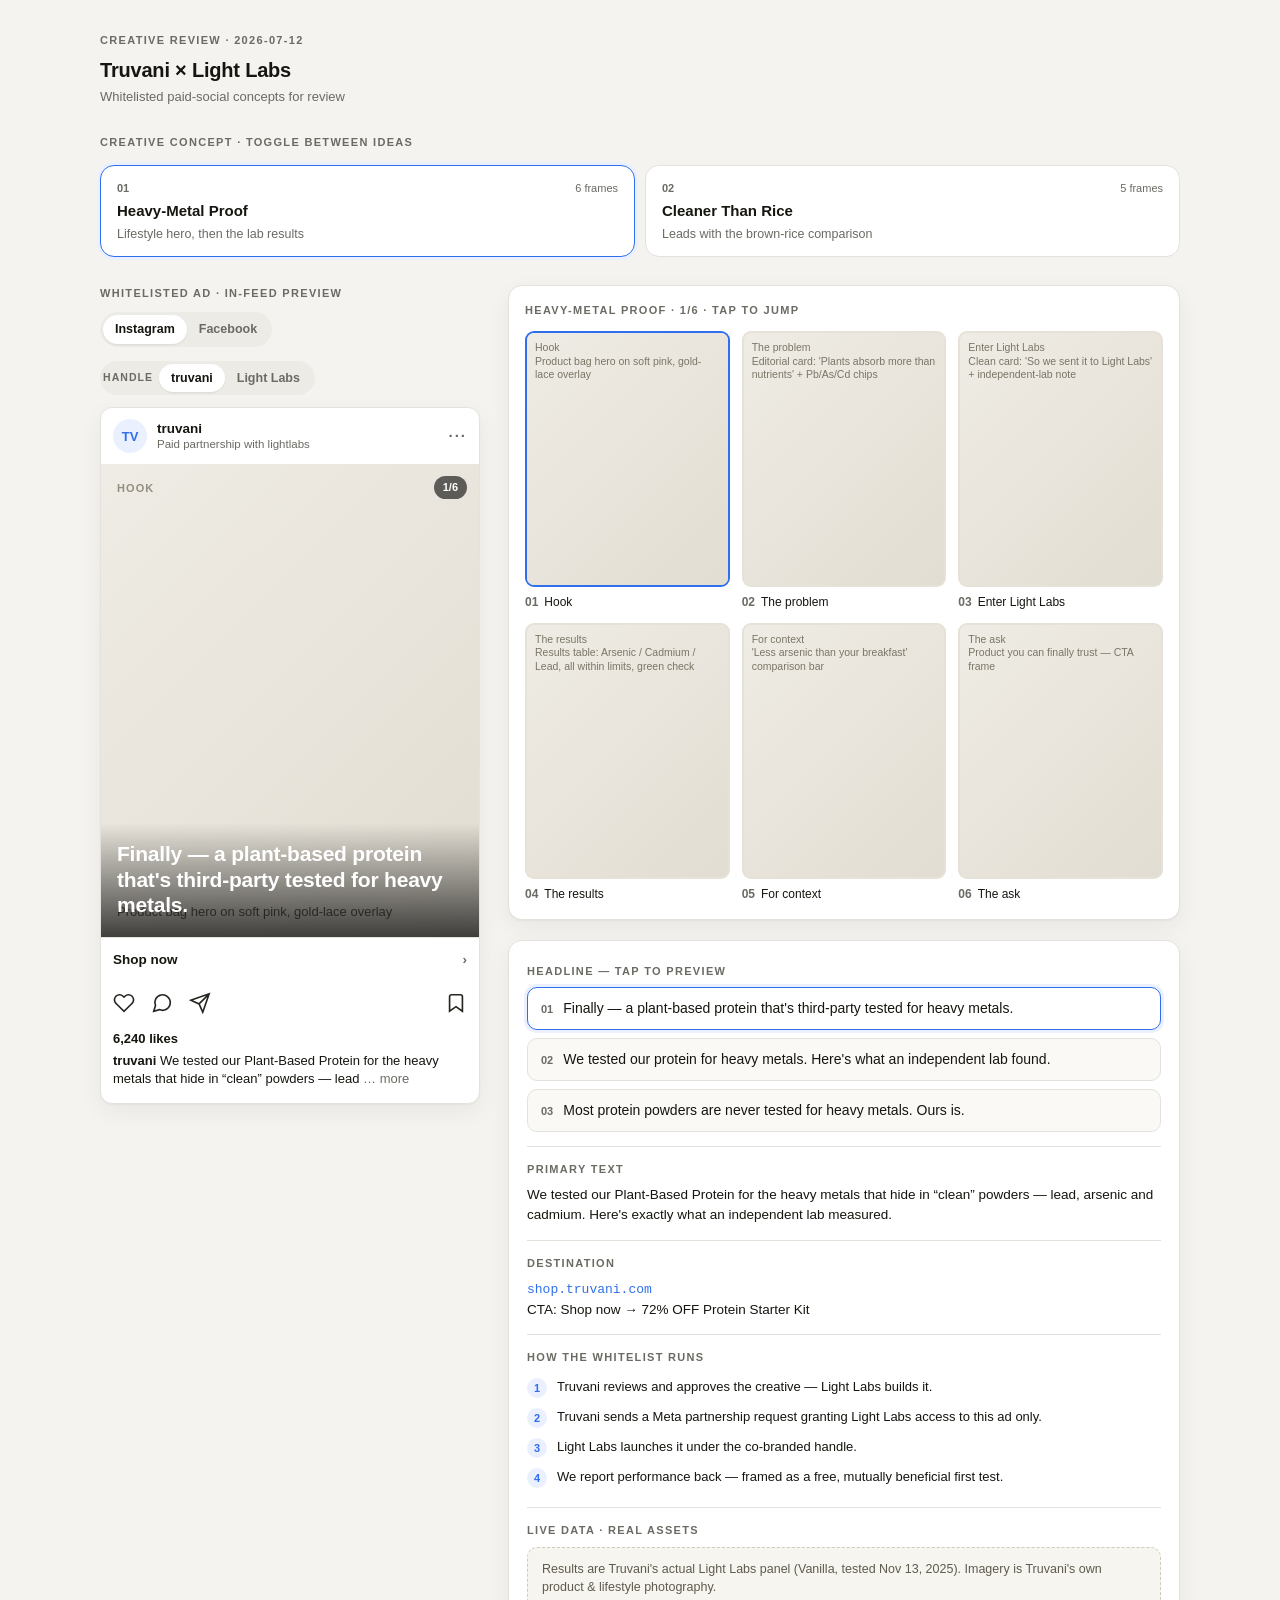
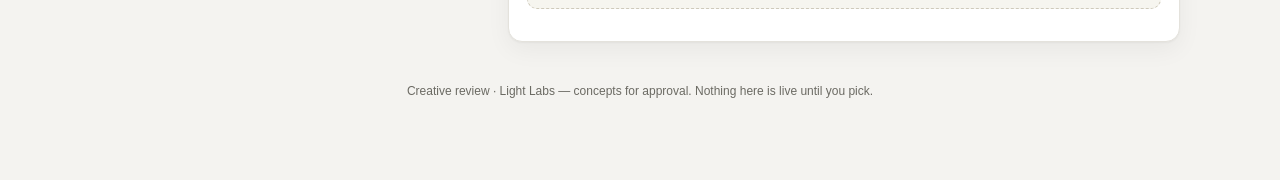
<file: .agents/skills/ad-creative/assets/creative-review-template.html>
<!DOCTYPE html>
<!--
  Creative Review Page — a shareable ad-creative approval artifact.

  HOW TO USE (agents): replace the JSON inside <script id="review-data"> below
  with the real project. Everything else renders from it. The file is
  self-contained — no build, no network, no dependencies. Open it in a browser,
  host it on any static host (Vercel/Netlify/GitHub Pages), or hand off the
  single .html file.

  THE DATA BLOCK IS JSON, NOT JAVASCRIPT:
    - double-quoted keys and strings, no comments, no trailing commas
    - it is inert data (parsed with JSON.parse), so a value can never execute
    - SECURITY: escape every literal "<" in your text values as < so a
      value like "</script>" can never break out of the tag. All values are
      also HTML-escaped again at render time.

  DATA SHAPE — see references/creative-review-page.md for the annotated spec.
  Images: each frame's "image" may be a URL, a relative path, or a data URI.
  If omitted (or the file is missing), a placeholder shows the frame label +
  the image prompt — use this for concepts not yet rendered to image.
-->
<html lang="en">
<head>
<meta charset="utf-8" />
<meta name="viewport" content="width=device-width, initial-scale=1" />
<title>Creative Review</title>
<style>
  :root {
    --bg: #f4f3f0; --card: #ffffff; --ink: #16150f; --muted: #6b6a63;
    --line: #e4e2dc; --accent: #2f6fed; --accent-soft: #eaf0fe;
    --radius: 14px; --shadow: 0 1px 2px rgba(0,0,0,.04), 0 8px 24px rgba(0,0,0,.05);
  }
  * { box-sizing: border-box; }
  body { margin: 0; background: var(--bg); color: var(--ink);
    font: 15px/1.5 -apple-system, BlinkMacSystemFont, "Segoe UI", Roboto, Helvetica, Arial, sans-serif;
    -webkit-font-smoothing: antialiased; }
  .wrap { max-width: 1120px; margin: 0 auto; padding: 32px 20px 80px; }
  .eyebrow { font-size: 11px; font-weight: 700; letter-spacing: .12em; text-transform: uppercase; color: var(--muted); }
  a { color: var(--accent); }

  header.project { margin-bottom: 28px; }
  header.project h1 { font-size: 20px; margin: 6px 0 2px; letter-spacing: -.01em; }
  header.project .sub { color: var(--muted); font-size: 13px; }

  .concepts { display: grid; grid-template-columns: repeat(auto-fit, minmax(210px, 1fr)); gap: 10px; margin: 14px 0 28px; }
  .concept { text-align: left; background: var(--card); border: 1.5px solid var(--line); border-radius: var(--radius);
    padding: 14px 16px; cursor: pointer; transition: border-color .12s, box-shadow .12s; font: inherit; color: inherit; }
  .concept:hover { border-color: #cfcdc6; }
  .concept[aria-selected="true"] { border-color: var(--accent); box-shadow: 0 0 0 3px var(--accent-soft); background: #fff; }
  .concept .row1 { display: flex; align-items: baseline; justify-content: space-between; gap: 8px; }
  .concept .num { font-size: 11px; font-weight: 700; color: var(--muted); }
  .concept .frames { font-size: 11px; color: var(--muted); }
  .concept .name { font-weight: 650; font-size: 15px; margin: 4px 0 3px; }
  .concept .tag { font-size: 12.5px; color: var(--muted); line-height: 1.35; }

  .grid { display: grid; grid-template-columns: minmax(0, 380px) minmax(0, 1fr); gap: 28px; align-items: start; }
  @media (max-width: 860px) { .grid { grid-template-columns: 1fr; } }
  .col-label { margin-bottom: 10px; }

  .toggles { display: flex; flex-wrap: wrap; gap: 14px; margin-bottom: 12px; }
  .seg { display: inline-flex; background: #ecebe6; border-radius: 999px; padding: 3px; }
  .seg button { border: 0; background: transparent; font: inherit; font-size: 12.5px; font-weight: 600; color: var(--muted);
    padding: 5px 12px; border-radius: 999px; cursor: pointer; }
  .seg button[aria-pressed="true"] { background: #fff; color: var(--ink); box-shadow: 0 1px 2px rgba(0,0,0,.08); }
  .seg .lbl { align-self: center; font-size: 10.5px; font-weight: 700; letter-spacing: .1em; text-transform: uppercase; color: var(--muted); margin-right: 6px; }

  .post { background: var(--card); border: 1px solid var(--line); border-radius: 12px; overflow: hidden; box-shadow: var(--shadow); }
  .post .top { display: flex; align-items: center; gap: 10px; padding: 11px 12px; }
  .post .avatar { width: 34px; height: 34px; border-radius: 50%; background: var(--accent-soft); color: var(--accent);
    display: grid; place-items: center; font-weight: 700; font-size: 13px; overflow: hidden; flex: none; }
  .post .avatar img { width: 100%; height: 100%; object-fit: cover; }
  .post .who { line-height: 1.2; }
  .post .who .name { font-weight: 650; font-size: 13.5px; }
  .post .who .partner { font-size: 11.5px; color: var(--muted); }
  .post .dots { margin-left: auto; color: var(--muted); font-weight: 700; letter-spacing: 2px; }
  .frame { position: relative; aspect-ratio: 4/5; background: #ded9d0; display: grid; }
  .frame img { width: 100%; height: 100%; object-fit: cover; grid-area: 1/1; z-index: 1; }
  .frame .ph { grid-area: 1/1; display: flex; flex-direction: column; justify-content: space-between; padding: 16px;
    background: linear-gradient(135deg,#efece5,#e2ddd2); }
  .frame .ph .plabel { font-size: 11px; font-weight: 700; letter-spacing: .1em; text-transform: uppercase; color: #948e80; }
  .frame .ph .pprompt { font-size: 13px; color: #5f5a4e; line-height: 1.4; }
  .frame .badge { position: absolute; top: 12px; left: 12px; z-index: 2; background: rgba(255,255,255,.92);
    font-size: 11.5px; font-weight: 600; padding: 5px 10px; border-radius: 999px; display: flex; align-items: center; gap: 5px; }
  .frame .counter { position: absolute; top: 12px; right: 12px; z-index: 2; background: rgba(0,0,0,.6); color: #fff; font-size: 11px;
    font-weight: 600; padding: 3px 9px; border-radius: 999px; }
  .frame .headline { position: absolute; left: 0; right: 0; bottom: 0; z-index: 2; padding: 18px 16px 20px; color: #fff;
    font-size: 21px; font-weight: 700; line-height: 1.2; letter-spacing: -.01em;
    background: linear-gradient(to top, rgba(0,0,0,.72), rgba(0,0,0,0)); }
  .frame .headline.light { color: var(--ink); background: linear-gradient(to top, rgba(255,255,255,.85), rgba(255,255,255,0)); }

  /* Instagram chrome */
  .ig-cta { display: flex; align-items: center; justify-content: space-between; padding: 12px; border-top: 1px solid var(--line);
    font-weight: 600; font-size: 13.5px; }
  .ig-cta .chev { color: var(--muted); }
  .ig-actions { display: flex; gap: 16px; padding: 10px 12px 2px; color: #26251f; }
  .ig-actions svg { width: 22px; height: 22px; }
  .ig-actions .save { margin-left: auto; }
  .likes { padding: 6px 12px 2px; font-weight: 650; font-size: 13px; }
  .caption { padding: 2px 12px 14px; font-size: 13px; line-height: 1.4; }
  .caption .h { font-weight: 650; }
  .caption .more { color: var(--muted); }

  /* Facebook chrome — link card below image + text actions */
  .fb-card { display: flex; align-items: center; gap: 12px; padding: 12px; background: #f3f4f6; border-top: 1px solid var(--line); }
  .fb-card .meta { min-width: 0; flex: 1; }
  .fb-card .dom { font-size: 11px; letter-spacing: .04em; text-transform: uppercase; color: var(--muted); }
  .fb-card .hl { font-size: 14px; font-weight: 650; line-height: 1.25; margin-top: 2px; overflow: hidden; }
  .fb-card .btn { flex: none; background: #e4e6eb; color: #050505; font-weight: 650; font-size: 12.5px; padding: 8px 14px; border-radius: 7px; }
  .fb-actions { display: flex; padding: 4px 12px; border-top: 1px solid var(--line); }
  .fb-actions span { flex: 1; text-align: center; padding: 8px 0; font-size: 13px; font-weight: 600; color: var(--muted); }

  .board { background: var(--card); border: 1px solid var(--line); border-radius: var(--radius); padding: 16px; box-shadow: var(--shadow); margin-bottom: 20px; }
  .board .frames-grid { display: grid; grid-template-columns: repeat(3, 1fr); gap: 12px; margin-top: 12px; }
  @media (max-width: 480px) { .board .frames-grid { grid-template-columns: repeat(2, 1fr); } }
  .thumb { border: 0; background: transparent; padding: 0; cursor: pointer; text-align: left; font: inherit; color: inherit; }
  .thumb .box { aspect-ratio: 4/5; border-radius: 9px; overflow: hidden; border: 2px solid transparent; background: #e7e2d8;
    display: grid; transition: border-color .12s; }
  .thumb[aria-current="true"] .box { border-color: var(--accent); }
  .thumb .box img { width: 100%; height: 100%; object-fit: cover; grid-area: 1/1; z-index: 1; }
  .thumb .box .mini { grid-area: 1/1; padding: 8px; font-size: 10.5px; color: #7a7566; line-height: 1.3;
    background: linear-gradient(135deg,#efece5,#e2ddd2); overflow: hidden; }
  .thumb .cap { margin-top: 6px; font-size: 12px; }
  .thumb .cap .n { color: var(--muted); font-weight: 700; margin-right: 6px; }

  .copy { background: var(--card); border: 1px solid var(--line); border-radius: var(--radius); padding: 18px; box-shadow: var(--shadow); }
  .copy .block { padding: 14px 0; border-top: 1px solid var(--line); }
  .copy .block:first-of-type { border-top: 0; padding-top: 4px; }
  .headline-opt { display: flex; gap: 10px; align-items: flex-start; width: 100%; text-align: left; font: inherit; color: inherit;
    background: #faf9f6; border: 1.5px solid var(--line); border-radius: 10px; padding: 11px 13px; cursor: pointer; margin-top: 8px; }
  .headline-opt[aria-pressed="true"] { border-color: var(--accent); background: #fff; box-shadow: 0 0 0 3px var(--accent-soft); }
  .headline-opt .n { font-size: 11px; font-weight: 700; color: var(--muted); margin-top: 2px; }
  .headline-opt .t { font-size: 14px; line-height: 1.35; }
  .kv { font-size: 13.5px; line-height: 1.5; }
  .kv .dest { color: var(--accent); font-family: ui-monospace, SFMono-Regular, Menlo, monospace; font-size: 13px; }
  .steps { margin: 8px 0 0; padding: 0; list-style: none; }
  .steps li { display: flex; gap: 10px; padding: 5px 0; font-size: 13px; line-height: 1.4; }
  .steps li .i { flex: none; width: 20px; height: 20px; border-radius: 50%; background: var(--accent-soft); color: var(--accent);
    display: grid; place-items: center; font-size: 11px; font-weight: 700; }
  .grounding { background: #f6f5ef; border: 1px dashed #cfcabb; border-radius: 10px; padding: 12px 14px; font-size: 12.5px; color: #5f5a4e; line-height: 1.45; margin-top: 8px; }
  .err { background: #fbeaea; border: 1px solid #e6b7b7; color: #8a2b2b; border-radius: 10px; padding: 14px 16px; font-size: 13px; }
  footer { margin-top: 40px; text-align: center; font-size: 12px; color: var(--muted); }
</style>
</head>
<body>

<!-- DATA — replace this JSON with your project (see the comment at the top of the file). -->
<script type="application/json" id="review-data">
{
  "project": {
    "brand": "Truvani",
    "agency": "Light Labs",
    "date": "2026-07-12",
    "note": "Whitelisted paid-social concepts for review"
  },
  "platforms": ["instagram", "facebook"],
  "concepts": [
    {
      "name": "Heavy-Metal Proof",
      "tagline": "Lifestyle hero, then the lab results",
      "handles": [
        { "name": "truvani", "partner": "Paid partnership with lightlabs", "initials": "TV" },
        { "name": "Light Labs", "partner": "Paid partnership with truvani", "initials": "LL" }
      ],
      "frames": [
        { "label": "Hook", "prompt": "Product bag hero on soft pink, gold-lace overlay", "headline": "Finally — a plant-based protein that's third-party tested for heavy metals.", "headlineTheme": "dark" },
        { "label": "The problem", "prompt": "Editorial card: 'Plants absorb more than nutrients' + Pb/As/Cd chips" },
        { "label": "Enter Light Labs", "prompt": "Clean card: 'So we sent it to Light Labs' + independent-lab note" },
        { "label": "The results", "prompt": "Results table: Arsenic / Cadmium / Lead, all within limits, green check" },
        { "label": "For context", "prompt": "'Less arsenic than your breakfast' comparison bar" },
        { "label": "The ask", "prompt": "Product you can finally trust — CTA frame", "headline": "Protein you can finally trust." }
      ],
      "headlines": [
        "Finally — a plant-based protein that's third-party tested for heavy metals.",
        "We tested our protein for heavy metals. Here's what an independent lab found.",
        "Most protein powders are never tested for heavy metals. Ours is."
      ],
      "primaryText": "We tested our Plant-Based Protein for the heavy metals that hide in “clean” powders — lead, arsenic and cadmium. Here's exactly what an independent lab measured.",
      "destination": { "url": "shop.truvani.com", "cta": "Shop now", "offer": "72% OFF Protein Starter Kit" },
      "rollout": {
        "title": "How the whitelist runs",
        "steps": [
          "Truvani reviews and approves the creative — Light Labs builds it.",
          "Truvani sends a Meta partnership request granting Light Labs access to this ad only.",
          "Light Labs launches it under the co-branded handle.",
          "We report performance back — framed as a free, mutually beneficial first test."
        ]
      },
      "grounding": "Results are Truvani's actual Light Labs panel (Vanilla, tested Nov 13, 2025). Imagery is Truvani's own product & lifestyle photography."
    },
    {
      "name": "Cleaner Than Rice",
      "tagline": "Leads with the brown-rice comparison",
      "frames": [
        { "label": "Hook", "prompt": "Split visual: brown rice vs protein scoop", "headline": "Your “clean” brown rice protein? Test it.", "headlineTheme": "dark" },
        { "label": "The claim", "prompt": "Stat card comparing arsenic levels" },
        { "label": "The proof", "prompt": "Light Labs results table" },
        { "label": "The context", "prompt": "What the numbers mean, plainly" },
        { "label": "The ask", "prompt": "Starter-kit offer frame", "headline": "Trust the label. Then trust the test." }
      ],
      "headlines": [
        "Your “clean” brown rice protein? Test it.",
        "Brown rice protein is often the worst offender for arsenic. We checked ours.",
        "“Plant-based” doesn't mean “clean.” We have the lab panel to prove ours is."
      ],
      "primaryText": "Brown-rice protein is one of the most common sources of dietary arsenic. So we sent ours to an independent lab. Here's the panel.",
      "destination": { "url": "shop.truvani.com", "cta": "Shop now", "offer": "72% OFF Protein Starter Kit" },
      "grounding": "Comparison figures are from Truvani's Light Labs panel and published dietary-arsenic ranges. No competitor is named."
    }
  ]
}
</script>

<div class="wrap">
  <header class="project" id="project"></header>
  <div class="eyebrow">Creative concept · toggle between ideas</div>
  <div class="concepts" id="concepts" role="tablist"></div>
  <div class="grid">
    <section>
      <div class="eyebrow col-label" id="preview-label">In-feed preview</div>
      <div class="toggles" id="toggles"></div>
      <div class="post" id="post"></div>
    </section>
    <section>
      <div class="board">
        <div class="eyebrow" id="board-label">Storyboard · tap to jump</div>
        <div class="frames-grid" id="frames-grid"></div>
      </div>
      <div class="copy" id="copy"></div>
    </section>
  </div>
  <footer id="footer"></footer>
</div>

<script>
/* ============================================================================
   RENDER — generic; no need to edit when swapping the DATA JSON above.
   ========================================================================== */
const esc = (s) => String(s == null ? "" : s).replace(/[&<>"']/g, c => (
  { "&": "&amp;", "<": "&lt;", ">": "&gt;", '"': "&quot;", "'": "&#39;" }[c]));
const PLATFORMS = { instagram: "Instagram", facebook: "Facebook" };

let DATA;
try {
  DATA = JSON.parse(document.getElementById("review-data").textContent);
} catch (e) {
  document.querySelector(".wrap").innerHTML =
    '<div class="err"><b>Couldn\'t read the review data.</b><br/>The <code>#review-data</code> block must be valid JSON — double-quoted keys and strings, no comments, no trailing commas. Parser said: ' + esc(e.message) + '</div>';
  throw e;
}

const state = { concept: 0, frame: 0, platform: null, handle: 0, headline: 0 };
const concept = () => DATA.concepts[state.concept];

// platforms restricted to the ones we can render; default to first valid
const platformList = () => (DATA.platforms || ["instagram"]).filter(p => PLATFORMS[p]);
state.platform = platformList()[0] || "instagram";

const heart = '<svg viewBox="0 0 24 24" fill="none" stroke="currentColor" stroke-width="1.8"><path d="M20.8 4.6a5.5 5.5 0 0 0-7.8 0L12 5.6l-1-1a5.5 5.5 0 1 0-7.8 7.8l1 1L12 21l7.8-7.6 1-1a5.5 5.5 0 0 0 0-7.8z"/></svg>';
const comment = '<svg viewBox="0 0 24 24" fill="none" stroke="currentColor" stroke-width="1.8"><path d="M21 11.5a8.4 8.4 0 0 1-11.8 7.7L3 21l1.9-6.2A8.4 8.4 0 1 1 21 11.5z"/></svg>';
const share = '<svg viewBox="0 0 24 24" fill="none" stroke="currentColor" stroke-width="1.8"><path d="M22 2 11 13M22 2l-7 20-4-9-9-4 20-7z"/></svg>';
const bookmark = '<svg viewBox="0 0 24 24" fill="none" stroke="currentColor" stroke-width="1.8"><path d="M19 21l-7-5-7 5V5a2 2 0 0 1 2-2h10a2 2 0 0 1 2 2z"/></svg>';

function renderProject() {
  const p = DATA.project || {};
  const line = [p.brand, p.agency && `× ${p.agency}`].filter(Boolean).join(" ");
  document.getElementById("project").innerHTML =
    `<div class="eyebrow">Creative review${p.date ? " · " + esc(p.date) : ""}</div>
     <h1>${esc(line || "Ad creative")}</h1>${p.note ? `<div class="sub">${esc(p.note)}</div>` : ""}`;
  document.getElementById("footer").innerHTML =
    `Creative review${p.agency ? " · " + esc(p.agency) : ""} — concepts for approval. Nothing here is live until you pick.`;
}

function renderConcepts() {
  document.getElementById("concepts").innerHTML = DATA.concepts.map((c, i) => `
    <button class="concept" role="tab" aria-selected="${i === state.concept}" data-i="${i}">
      <div class="row1"><span class="num">${String(i + 1).padStart(2, "0")}</span>
        <span class="frames">${c.frames.length} frame${c.frames.length === 1 ? "" : "s"}</span></div>
      <div class="name">${esc(c.name)}</div>
      <div class="tag">${esc(c.tagline || "")}</div>
    </button>`).join("");
  document.querySelectorAll(".concept").forEach(b =>
    b.onclick = () => { state.concept = +b.dataset.i; state.frame = 0; state.handle = 0; state.headline = 0; renderAll(); });
}

function handles() {
  return concept().handles || [{
    name: DATA.project?.brand || "brand",
    partner: DATA.project?.agency ? "Paid partnership with " + DATA.project.agency.toLowerCase() : "Sponsored",
    initials: (DATA.project?.brand || "AD").slice(0, 2).toUpperCase()
  }];
}

function renderToggles() {
  const plats = platformList(), hs = handles();
  let html = "";
  if (plats.length > 1) {
    html += `<div class="seg" role="group">${plats.map(p =>
      `<button data-plat="${esc(p)}" aria-pressed="${p === state.platform}">${esc(PLATFORMS[p])}</button>`).join("")}</div>`;
  }
  if (hs.length > 1) {
    html += `<div class="seg" role="group"><span class="lbl">Handle</span>${hs.map((h, i) =>
      `<button data-handle="${i}" aria-pressed="${i === state.handle}">${esc(h.name)}</button>`).join("")}</div>`;
  }
  const el = document.getElementById("toggles");
  el.innerHTML = html;
  el.querySelectorAll("[data-plat]").forEach(b => b.onclick = () => { state.platform = b.dataset.plat; renderToggles(); renderPost(); });
  el.querySelectorAll("[data-handle]").forEach(b => b.onclick = () => { state.handle = +b.dataset.handle; renderToggles(); renderPost(); });
  document.getElementById("preview-label").textContent = (hs.length > 1 ? "Whitelisted ad · " : "") + "In-feed preview";
}

// placeholder underneath + image on top; a missing/broken image removes itself → placeholder shows
function frameVisual(f, phCls) {
  const ph = `<div class="${phCls}"><div class="plabel">${esc(f.label)}</div><div class="pprompt">${esc(f.prompt || "")}</div></div>`;
  const img = f.image ? `<img src="${esc(f.image)}" alt="${esc(f.label)}" onerror="this.remove()" />` : "";
  return ph + img;
}

function frameHTML(c, f) {
  const total = c.frames.length;
  const headlineText = state.frame === 0 ? (c.headlines?.[state.headline] || f.headline || "") : (f.headline || "");
  const theme = f.headlineTheme === "light" ? " light" : "";
  return `<div class="frame">
      ${frameVisual(f, "ph")}
      <span class="counter">${state.frame + 1}/${total}</span>
      ${headlineText ? `<div class="headline${theme}">${esc(headlineText)}</div>` : ""}
    </div>`;
}

function renderPost() {
  const c = concept(), f = c.frames[state.frame], h = handles()[state.handle] || handles()[0];
  const dest = c.destination || {};
  const top = `<div class="top">
      <div class="avatar">${h.initials ? esc(h.initials) : ""}</div>
      <div class="who"><div class="name">${esc(h.name)}</div><div class="partner">${esc(h.partner || "Sponsored")}</div></div>
      <div class="dots">···</div>
    </div>`;

  let chrome;
  if (state.platform === "facebook") {
    const domain = dest.url ? esc(dest.url) : "";
    const hl = c.headlines?.[state.headline] || f.headline || dest.offer || "";
    chrome = `<div class="fb-card">
        <div class="meta"><div class="dom">${domain}</div><div class="hl">${esc(hl)}</div></div>
        ${dest.cta ? `<div class="btn">${esc(dest.cta)}</div>` : ""}
      </div>
      <div class="fb-actions"><span>Like</span><span>Comment</span><span>Share</span></div>`;
  } else {
    chrome = `<div class="ig-cta"><span>${esc(dest.cta || "Learn more")}</span><span class="chev">›</span></div>
      <div class="ig-actions">${heart}${comment}${share}<span class="save">${bookmark}</span></div>
      <div class="likes">6,240 likes</div>
      <div class="caption"><span class="h">${esc(h.name)}</span> ${esc((c.primaryText || "").slice(0, 90))}<span class="more"> … more</span></div>`;
  }

  document.getElementById("post").innerHTML = top + frameHTML(c, f) + chrome;
  document.getElementById("board-label").textContent = `${c.name} · ${state.frame + 1}/${c.frames.length} · tap to jump`;
}

function renderBoard() {
  const c = concept();
  document.getElementById("frames-grid").innerHTML = c.frames.map((f, i) => `
    <button class="thumb" aria-current="${i === state.frame}" data-i="${i}">
      <div class="box">${frameVisual(f, "mini")}</div>
      <div class="cap"><span class="n">${String(i + 1).padStart(2, "0")}</span>${esc(f.label)}</div>
    </button>`).join("");
  document.querySelectorAll(".thumb").forEach(b =>
    b.onclick = () => { state.frame = +b.dataset.i; renderPost(); renderBoard(); });
}

function renderCopy() {
  const c = concept(), dest = c.destination || {};
  let html = "";
  if (c.headlines?.length) {
    html += `<div class="block"><div class="eyebrow">Headline — tap to preview</div>${c.headlines.map((h, i) =>
      `<button class="headline-opt" aria-pressed="${i === state.headline}" data-i="${i}">
        <span class="n">${String(i + 1).padStart(2, "0")}</span><span class="t">${esc(h)}</span></button>`).join("")}</div>`;
  }
  if (c.primaryText) html += `<div class="block"><div class="eyebrow">Primary text</div><div class="kv" style="margin-top:8px">${esc(c.primaryText)}</div></div>`;
  if (dest.url || dest.cta) {
    html += `<div class="block"><div class="eyebrow">Destination</div><div class="kv" style="margin-top:8px">
      ${dest.url ? `<span class="dest">${esc(dest.url)}</span><br/>` : ""}
      ${dest.cta ? `CTA: ${esc(dest.cta)}` : ""}${dest.offer ? ` → ${esc(dest.offer)}` : ""}</div></div>`;
  }
  if (c.rollout?.steps?.length) {
    html += `<div class="block"><div class="eyebrow">${esc(c.rollout.title || "How it runs")}</div>
      <ol class="steps">${c.rollout.steps.map((s, i) => `<li><span class="i">${i + 1}</span><span>${esc(s)}</span></li>`).join("")}</ol></div>`;
  }
  if (c.grounding) html += `<div class="block"><div class="eyebrow">Live data · real assets</div><div class="grounding">${esc(c.grounding)}</div></div>`;
  const el = document.getElementById("copy");
  el.innerHTML = html;
  el.querySelectorAll(".headline-opt").forEach(b =>
    b.onclick = () => { state.headline = +b.dataset.i; state.frame = 0; renderPost(); renderBoard(); renderCopy(); });
}

function renderAll() { renderConcepts(); renderToggles(); renderPost(); renderBoard(); renderCopy(); }
renderProject();
renderAll();
</script>
</body>
</html>
</file>
<file: projects/grishaevskaya-manufaktura/css/style.css>
/* ==========================================================================
   Гришаевская Мануфактура — фирменные стили
   Палитра и типографика — по Design Book v1.0 (июль 2026)
   ========================================================================== */

@font-face{
  font-family: 'Tenor Sans';
  src: url('../fonts/TenorSans-Regular.woff2') format('woff2');
  font-weight: 400;
  font-style: normal;
  font-display: swap;
}
@font-face{
  font-family: 'Great Vibes';
  src: url('../fonts/GreatVibes-Regular.woff2') format('woff2');
  font-weight: 400;
  font-style: normal;
  font-display: swap;
}
@font-face{
  font-family: 'Inter';
  src: url('../fonts/Inter-Light.woff2') format('woff2');
  font-weight: 300;
  font-style: normal;
  font-display: swap;
}
@font-face{
  font-family: 'Inter';
  src: url('../fonts/Inter-Regular.woff2') format('woff2');
  font-weight: 400;
  font-style: normal;
  font-display: swap;
}
@font-face{
  font-family: 'Inter';
  src: url('../fonts/Inter-Medium.woff2') format('woff2');
  font-weight: 500;
  font-style: normal;
  font-display: swap;
}
@font-face{
  font-family: 'Inter';
  src: url('../fonts/Inter-SemiBold.woff2') format('woff2');
  font-weight: 600;
  font-style: normal;
  font-display: swap;
}
@font-face{
  font-family: 'Inter';
  src: url('../fonts/Inter-Bold.woff2') format('woff2');
  font-weight: 700;
  font-style: normal;
  font-display: swap;
}
:root{
  /* палитра «Тёплая эстетика дерева» — тёмный орех выведен из #693D30,
     остальные ступени пересчитаны в тех же пропорциях светлоты, что и
     раньше, чтобы контраст в кнопках/тексте не поехал */
  --walnut:      #693D30;
  --walnut-2:    #553227;
  --walnut-dark: #341E18;
  --espresso:    #261612;
  --sand:        #DCCFC2;
  --sand-2:      #E8DCC4;
  --cream:       #F7F3EE;
  --cream-2:     #FBF9F6;
  --accent-warm:        #A27B5C;
  --accent-warm-dark:   #8A6749;
  --ink:         #1E1E1E;
  --white:       #FFFFFF;

  --font-display:  'Inter', system-ui, sans-serif;
  --font-headline: 'Tenor Sans', 'Inter', system-ui, sans-serif;
  --font-accent:   'Tenor Sans', 'Inter', serif;
  --font-body:     'Inter', system-ui, -apple-system, sans-serif;

  --container: 1200px;
  --gap: clamp(1rem, 2vw, 2rem);
  --radius: 2px;

  --ease: cubic-bezier(.22,.9,.3,1);
}

/* ---- reset ---- */
*, *::before, *::after{ box-sizing: border-box; }
html{ scroll-behavior: smooth; }
body, h1, h2, h3, h4, p, figure, blockquote{ margin: 0; }
ul, ol{ margin: 0; padding: 0; list-style: none; }
img, svg{ display: block; max-width: 100%; }
a{ color: inherit; text-decoration: none; }
button{ font: inherit; color: inherit; background: none; border: 0; cursor: pointer; }
input, textarea{ font: inherit; color: inherit; }
:focus-visible{ outline: 2px solid var(--accent-warm); outline-offset: 3px; }

body{
  background: var(--cream);
  color: var(--ink);
  font-family: var(--font-body);
  font-size: 16px;
  line-height: 1.55;
  -webkit-font-smoothing: antialiased;
  overflow-x: hidden;
}

.wrap{
  width: 100%;
  max-width: var(--container);
  margin-inline: auto;
  padding-inline: clamp(1.25rem, 4vw, 2.5rem);
}

section{ position: relative; }

h1, h2, h3, h4{
  font-family: var(--font-headline);
  font-weight: 400;
  line-height: 1.1;
  letter-spacing: -.01em;
  text-transform: uppercase;
  color: var(--espresso);
}
.on-dark h1, .on-dark h2, .on-dark h3{ color: var(--cream); }

.accent-serif{
  font-family: var(--font-accent);
  font-style: italic;
  font-weight: 400;
  letter-spacing: 0;
}

h2.section-title{
  font-size: clamp(1.6rem, 2.9vw, 2.5rem);
  max-width: 19ch;
  margin-top: .5rem;
}

.section-head{
  display: grid;
  grid-template-columns: 2fr 1fr;
  align-items: start;
  gap: 2rem;
  margin-bottom: clamp(2rem, 5vw, 3.5rem);
}
.section-head .lede{
  max-width: 36ch;
  color: var(--walnut-2);
  font-size: 1.2rem;
  line-height: 1.5;
}
.on-dark .section-head .lede{ color: var(--sand); }
#advantages .lede{
  font-family: var(--font-body);
  font-size: 1.15rem;
  line-height: 1.5;
  max-width: 34ch;
  color: var(--walnut);
}

.pad{ padding-block: clamp(4rem, 9vw, 7.5rem); }
.pad-sm{ padding-block: clamp(2.5rem, 5vw, 4rem); }

.bg-cream{ background: var(--cream); }
.bg-sand{ background: var(--sand-2); }
.bg-dark{ background: var(--espresso); }
.bg-walnut{ background: var(--walnut-dark); }

/* subtle top/bottom hairline dividers between bands */
.hairline-top{ border-top: 1px solid rgba(162,123,92,.25); }
.on-dark.hairline-top{ border-top: 1px solid rgba(247,243,238,.12); }

/* ---- buttons ---- */
.btn{
  display: inline-flex;
  align-items: center;
  gap: .55rem;
  font-family: var(--font-display);
  font-weight: 700;
  font-size: .95rem;
  padding: .95rem 1.6rem;
  border-radius: 999px;
  transition: transform .25s var(--ease), background .25s, color .25s, box-shadow .25s;
  white-space: nowrap;
}
.btn svg{ width: 18px; height: 18px; transition: transform .25s var(--ease); }
.btn:hover svg{ transform: translateX(3px); }
.btn-primary{
  background: var(--walnut);
  color: var(--cream);
}
.btn-primary:hover{ background: var(--walnut-dark); transform: translateY(-2px); box-shadow: 0 10px 24px -8px rgba(58,38,32,.55); }
.btn-ghost{
  border: 1.5px solid var(--walnut);
  color: var(--walnut);
}
.btn-ghost:hover{ background: var(--walnut); color: var(--cream); transform: translateY(-2px); }
.on-dark .btn-ghost{ border-color: rgba(247,243,238,.5); color: var(--cream); }
.on-dark .btn-ghost:hover{ background: var(--cream); color: var(--espresso); }
.btn-sage{ background: var(--accent-warm); color: var(--cream); }
.btn-sage:hover{ background: var(--accent-warm-dark); transform: translateY(-2px); }
.btn-block{ width: 100%; justify-content: center; }

/* ==========================================================================
   Header
   ========================================================================== */
.site-header{
  position: fixed;
  inset: 0 0 auto 0;
  z-index: 100;
  padding-block: .7rem;
  background: rgba(247,243,238,.92);
  backdrop-filter: blur(10px);
  box-shadow: 0 1px 0 rgba(42,42,42,.08);
  transition: background .35s var(--ease), padding .35s var(--ease), box-shadow .35s;
}
/* .on-hero: only the homepage header starts transparent, over the dark hero band;
   every other page opens straight into a light section, so its header keeps the
   light-background / dark-text treatment from the first frame, not just on scroll. */
.site-header.on-hero:not(.is-scrolled){
  background: transparent;
  backdrop-filter: none;
  box-shadow: none;
  padding-block: 1.1rem;
}
.site-header .wrap{
  display: flex;
  align-items: center;
  justify-content: space-between;
  gap: 1.5rem;
}

.logo{ display: flex; align-items: center; }
.logo-mark{
  display: block;
  height: 36px; width: auto;
}
.logo-mark-white{ display: none; }
.site-header.on-hero:not(.is-scrolled) .logo-mark-brown{ display: none; }
.site-header.on-hero:not(.is-scrolled) .logo-mark-white{ display: block; }

.main-nav{ display: flex; gap: clamp(.75rem, 1.6vw, 2rem); flex-shrink: 0; }
.main-nav a{
  font-size: .92rem;
  font-weight: 600;
  color: var(--walnut-2);
  padding-block: .3rem;
  border-bottom: 1.5px solid transparent;
  transition: border-color .2s, color .2s;
  white-space: nowrap;
}
.site-header.on-hero:not(.is-scrolled) .main-nav a{ color: var(--sand); }
.main-nav a:hover{ border-color: var(--walnut); }
.main-nav a.current{ border-color: var(--walnut); font-weight: 700; color: var(--espresso); }
.site-header.on-hero:not(.is-scrolled) .main-nav a.current{ border-color: var(--sand); color: var(--cream); }
.mobile-nav a.current{ color: var(--sand-2); }

.header-actions{ display: flex; align-items: center; gap: 1.1rem; }
.header-phone{
  font-family: var(--font-display);
  font-weight: 700;
  font-size: .95rem;
  color: var(--espresso);
  display: none;
}
.site-header.on-hero:not(.is-scrolled) .header-phone{ color: var(--cream); }

.burger{
  display: none;
  width: 34px; height: 34px;
  position: relative;
  color: var(--espresso);
}
.site-header.on-hero:not(.is-scrolled) .burger{ color: var(--cream); }
.burger span, .burger span::before, .burger span::after{
  content: ''; position: absolute; left: 6px; right: 6px; height: 2px; background: currentColor; transition: transform .25s, opacity .25s;
}
.burger span{ top: 16px; }
.burger span::before{ top: -8px; }
.burger span::after{ top: 8px; }
.nav-open .burger span{ background: transparent; }
.nav-open .burger span::before{ transform: translateY(8px) rotate(45deg); }
.nav-open .burger span::after{ transform: translateY(-8px) rotate(-45deg); }

/* ==========================================================================
   Hero
   ========================================================================== */
.hero{
  position: relative;
  background: var(--espresso);
  color: var(--cream);
  padding: 0;
  overflow: hidden;
}

.hero-copy{ max-width: 46rem; }
.hero-copy .hero-cta a{ pointer-events: auto; }

.hero-photo{
  position: relative;
  width: 100%;
  aspect-ratio: 16 / 9;
  overflow: hidden;
  background: #3a2820;
}
.hero-layer{
  position: absolute; inset: 0; width: 100%; height: 100%;
  object-fit: cover;
  filter: brightness(1.16) saturate(1.03);
}
.hero-layer-overlay{
  opacity: 0;
  transition: opacity .5s ease;
}
.hero-layer-overlay.is-active{ opacity: 1; }

.hero-scrim{
  position: absolute; inset: 0; z-index: 3; pointer-events: none;
  background:
    linear-gradient(180deg, rgba(20,12,9,.55) 0%, rgba(20,12,9,0) 24%),
    linear-gradient(0deg, rgba(15,9,7,.72) 0%, rgba(15,9,7,.42) 38%, rgba(15,9,7,0) 68%),
    linear-gradient(90deg, rgba(15,9,7,.68) 0%, rgba(15,9,7,.38) 46%, rgba(15,9,7,0) 78%);
}

.hero-overlay{
  position: absolute; inset: 0; z-index: 4;
  display: flex; align-items: center;
  padding-block: clamp(2.5rem, 6vw, 4.5rem);
  pointer-events: none;
}

.hero-hotspots{ position: absolute; inset: 0; z-index: 2; }
.hero-hotspot{
  position: absolute; padding: 0; border: 0; background: none; cursor: pointer;
  -webkit-tap-highlight-color: transparent;
}

@media (prefers-reduced-motion: reduce){
  .hero-layer-overlay{ transition: none; }
}

/* Doors-open interaction only makes sense with a real mouse hovering —
   on touch devices (no fine pointer / no hover) show a plain static photo. */
@media not all and (hover: hover) and (pointer: fine){
  .hero-hotspots{ display: none; }
  .hero-scrim{
    background:
      linear-gradient(180deg, rgba(15,9,7,.6) 0%, rgba(15,9,7,.18) 30%, rgba(15,9,7,.68) 100%);
  }
}

/* On narrow screens the aspect-ratio-driven photo height is too short for the
   overlaid headline + CTA text (which wraps taller as the column narrows) —
   give the hero its own floor height so the copy never gets clipped by
   .hero's overflow:hidden. */
@media (max-width: 700px){
  .hero-photo{ aspect-ratio: auto; min-height: 860px; }
}
@media (max-width: 420px){
  .hero-photo{ min-height: 920px; }
}
@media (max-width: 360px){
  .hero-photo{ min-height: 980px; }
}

.hero-copy h1{
  font-size: clamp(2rem, 4.4vw, 3.4rem);
  color: var(--cream);
  text-shadow: 0 2px 18px rgba(0,0,0,.35);
}
.hero-sub{
  margin-top: 1.6rem;
  max-width: 46ch;
  font-size: clamp(1.02rem, 1.4vw, 1.18rem);
  color: rgba(247,243,238,.88);
}
.hero-cta{ display: flex; flex-wrap: wrap; gap: 1rem; margin-top: clamp(1.8rem, 3vw, 2.4rem); }

/* ==========================================================================
   Marquee stat strip
   ========================================================================== */
.marquee-strip{ background: var(--walnut); overflow: hidden; padding-block: .95rem; }
.marquee{ display:flex; width:max-content; animation: marquee 32s linear infinite; }
.marquee-strip:hover .marquee{ animation-play-state: paused; }
.marquee span{
  font-family: var(--font-display); font-weight: 800; font-size: 1rem; letter-spacing:.03em;
  color: var(--cream);
  display:flex; align-items:center; gap: 1.4rem;
  padding-inline: 1.4rem;
  white-space: nowrap;
}
.marquee span i{ font-style:normal; color: var(--cream); opacity:.6; }
@keyframes marquee{ from{ transform: translateX(0);} to{ transform: translateX(-50%);} }

/* ==========================================================================
   Services
   ========================================================================== */
.services-grid{
  display: grid;
  grid-template-columns: repeat(3, 1fr);
  gap: 1px;
  background: rgba(42,42,42,.1);
  border: 1px solid rgba(42,42,42,.1);
}
.service-card{
  grid-column: span 1;
  background: var(--cream);
  padding: clamp(1.6rem, 3vw, 2.4rem);
  transition: background .3s, transform .3s;
  position: relative;
}
.service-card:nth-child(1){ grid-column: span 2; }
.service-card:nth-child(2){ grid-column: span 1; }
.service-card:nth-child(3){ grid-column: span 1; }
.service-card:nth-child(4){ grid-column: span 2; }
.service-card:nth-child(5){ grid-column: span 2; }
.service-card:nth-child(6){ grid-column: span 1; }
.service-card:hover{ background: var(--white); }
.service-top{ display: flex; align-items: flex-start; justify-content: space-between; gap: 1rem; margin-bottom: 1.6rem; }
.service-card:hover .service-num{ color: var(--walnut-dark); }
.service-num{
  font-family: var(--font-accent); font-style: normal; font-weight: 700; color: var(--walnut);
  font-size: clamp(2.4rem, 4vw, 3.4rem); line-height: 1; display:block;
  transition: color .3s;
}
.service-mark{ width: 48px; height: 48px; flex: none; transform-origin: 50% 60%; transition: transform .4s var(--ease); }
.service-card:hover .service-mark{ transform: scale(1.08); }
.service-card h3{ font-size: 1.15rem; margin-bottom: .5rem; }
.service-card p{ color: var(--walnut-2); font-size: .92rem; max-width: 30ch; }

/* ==========================================================================
   Portfolio / carousel ("выступающая" карточка — приём в духе Кинопоиска)
   ========================================================================== */
.portfolio-carousel{ position: relative; }
.carousel-track{
  display: flex;
  gap: clamp(1rem, 2vw, 1.6rem);
  overflow-x: auto;
  scroll-snap-type: x proximity;
  padding: 2rem clamp(1.25rem, 4vw, 2.5rem) 3rem;
  margin: 0 calc(-1 * clamp(1.25rem, 4vw, 2.5rem));
  scrollbar-width: none;
}
.carousel-track::-webkit-scrollbar{ display:none; }

.case-card{
  flex: 0 0 auto;
  width: min(60vw, 320px);
  scroll-snap-align: start;
  cursor: pointer;
  border: 0;
  background: none;
  text-align: left;
  transition: transform .5s var(--ease);
  transform: translateY(6px) scale(.94);
  opacity: .82;
}
.case-card:hover{ opacity: 1; }
.case-card.is-active{
  transform: translateY(-10px) scale(1.08);
  opacity: 1;
  z-index: 3;
}
.case-swatch{
  aspect-ratio: 4/5;
  position: relative;
  overflow: hidden;
  border-radius: var(--radius);
  box-shadow: 0 18px 30px -16px rgba(43,28,23,.35);
  transition: box-shadow .5s var(--ease), transform .6s var(--ease);
  background-color: #4a322b;
  background-size: cover;
  background-position: center;
}
.case-card.is-active .case-swatch{ box-shadow: 0 42px 60px -20px rgba(43,28,23,.55); transform: scale(1.04); }
.case-swatch.is-placeholder{ background-color: var(--walnut-dark); }
.case-placeholder-mark{
  position: absolute; top: 50%; left: 50%; z-index: 1;
  transform: translate(-50%,-50%);
  width: 26%; min-width: 44px; max-width: 84px;
  aspect-ratio: 1; border-radius: 20%;
  box-shadow: 0 10px 26px rgba(0,0,0,.4);
  transition: transform .6s var(--ease);
}
.case-card.is-active .case-placeholder-mark{ transform: translate(-50%,-50%) scale(1.15); }
.case-swatch::after{
  content:''; position:absolute; inset:0;
  background: linear-gradient(200deg, transparent 40%, rgba(43,28,23,.55) 100%);
}
.case-card.is-active .case-tag{ background: var(--walnut); color: var(--cream); }
.case-tag{
  position: absolute; left: 14px; top: 14px; z-index: 2;
  font-family: var(--font-display); font-weight: 700; font-size: .7rem; letter-spacing:.08em; text-transform: uppercase;
  color: var(--cream); background: rgba(43,28,23,.5); padding: .35rem .6rem; backdrop-filter: blur(3px);
  transition: background .3s;
}
.case-meta{ margin-top: 1rem; }
.case-meta h4{ font-size: 1.02rem; font-weight: 700; }
.case-meta p{ font-size: .85rem; color: var(--walnut-2); margin-top: .2rem; }

.case-detail{
  margin-top: 1rem;
  background: var(--white);
  border: 1px solid rgba(42,42,42,.08);
  display: grid;
  grid-template-columns: minmax(0,280px) minmax(0,1fr);
  overflow: hidden;
}
.case-detail-media{ position: relative; min-height: 260px; background: var(--sand); }
.case-detail-media img{ position: absolute; inset: 0; width: 100%; height: 100%; object-fit: cover; }
.case-detail-body{
  padding: clamp(1.6rem, 3vw, 2.6rem);
  display: grid;
  grid-template-columns: repeat(4, 1fr);
  gap: 1.6rem 2rem;
  align-content: start;
}
.case-detail-body .lead{ grid-row: 1; grid-column: span 4; display:flex; justify-content: space-between; align-items:flex-start; gap:1rem; flex-wrap: wrap; }
.case-detail-body .lead h3{ font-size: 1.5rem; }
.case-detail-body .lead .stars{ color: var(--walnut); font-size: 1.5rem; display:flex; gap:.4rem; align-items:baseline; font-family: var(--font-accent); font-style: normal; line-height: 1.2; padding-bottom: .15rem; }
/* .case-stat wrappers are flattened via display:contents so every dt lines up
   in one grid row and every dd in the next, regardless of which value wraps. */
.case-stat{ display: contents; }
.case-detail-body dt{ grid-row: 2; align-self: end; font-size: .74rem; text-transform: uppercase; letter-spacing:.08em; color: var(--walnut-2); }
.case-detail-body dd{ grid-row: 3; align-self: start; margin: .4rem 0 0; font-family: var(--font-display); font-weight: 800; font-size: 1.15rem; color: var(--espresso); }
.case-detail-body .case-stat:nth-of-type(1) dt, .case-detail-body .case-stat:nth-of-type(1) dd{ grid-column: 1; }
.case-detail-body .case-stat:nth-of-type(2) dt, .case-detail-body .case-stat:nth-of-type(2) dd{ grid-column: 2; }
.case-detail-body .case-stat:nth-of-type(3) dt, .case-detail-body .case-stat:nth-of-type(3) dd{ grid-column: 3; }
.case-detail-body .case-stat:nth-of-type(4) dt, .case-detail-body .case-stat:nth-of-type(4) dd{ grid-column: 4; }
.case-quote{ grid-row: 4; grid-column: span 4; font-family: var(--font-body); font-weight: 400; font-size: 1.08rem; color: var(--walnut-2); border-top: 1px solid rgba(42,42,42,.08); padding-top: 1.4rem; }

/* ==========================================================================
   Advantages (dark band)
   ========================================================================== */
.adv-list{ display: grid; grid-template-columns: repeat(2, 1fr); gap: 0; border-top: 1px solid rgba(42,42,42,.1); }
.adv-item{
  padding: 1.9rem clamp(0rem,2vw,1.2rem);
  border-bottom: 1px solid rgba(42,42,42,.1);
  display: flex; gap: 1.4rem; align-items: flex-start;
}
.adv-item:nth-child(odd){ border-right: 1px solid rgba(42,42,42,.1); padding-right: 1.6rem; }
.adv-item:nth-child(even){ padding-left: 1.6rem; }
.adv-num{ font-family: var(--font-accent); font-style: normal; font-size: 2.6rem; line-height: 1; color: var(--walnut); flex: none; width: 2.2ch; }
.adv-item h4{ font-size: 1.08rem; margin-bottom: .35rem; }
.adv-item p{ color: var(--walnut-2); font-size: .92rem; max-width: 42ch; }

/* ==========================================================================
   Process timeline
   ========================================================================== */
.timeline{ position: relative; display: grid; grid-template-columns: repeat(7, 1fr); gap: 1rem; margin-top: 1rem; }
.timeline::before{
  content: ''; position: absolute; top: 22px; left: 0; right: 0; height: 1.5px;
  background: repeating-linear-gradient(90deg, var(--walnut-2) 0 8px, transparent 8px 14px);
}
.tl-step{ position: relative; padding-top: 3.6rem; }
.tl-dot{
  position: absolute; top: 0; left: 0;
  width: 44px; height: 44px; border-radius: 50%;
  background: var(--cream); border: 1.5px solid var(--walnut);
  display:flex; align-items:center; justify-content:center;
  font-family: var(--font-display); font-weight: 800; color: var(--walnut-dark);
  transition: background .25s, color .25s, border-color .25s;
}
.tl-step h4{ font-size: .98rem; margin-bottom: .35rem; }
.tl-step p{ font-size: .82rem; color: var(--walnut-2); }

@media (hover: hover) and (pointer: fine){
  .tl-step:hover .tl-dot{ background: var(--walnut); border-color: var(--walnut); color: var(--cream); }
}

/* ==========================================================================
   Reviews belt
   ========================================================================== */
.reviews-belt{ overflow: hidden; }
.reviews-track{
  display:flex; gap: 1.4rem;
  overflow-x: auto; scroll-snap-type: x proximity;
  padding-bottom: .5rem; scrollbar-width: none;
}
.reviews-track::-webkit-scrollbar{ display:none; }
.review-card{
  flex: 0 0 auto; width: min(82vw, 360px); scroll-snap-align: start;
  background: var(--cream-2); border: 1px solid rgba(42,42,42,.08);
  overflow: hidden;
  display: flex; flex-direction: column; gap: 1rem;
}
.review-photo{ aspect-ratio: 16/10; overflow: hidden; }
.review-photo img{ width: 100%; height: 100%; object-fit: cover; }
.review-card > .review-top, .review-card > .review-quote{ padding-inline: 1.8rem; }
.review-card > .review-top{ margin-top: .2rem; }
.review-card > .review-quote{ padding-bottom: 1.8rem; }
.review-top{ display:flex; align-items:center; justify-content: space-between; }
.review-name{ font-family: var(--font-display); font-weight: 800; }
.review-tag{ font-size: .78rem; color: var(--walnut-2); }
.review-stars{ display:flex; gap:.15rem; color: var(--walnut); }
.review-stars svg{ width:14px; height:14px; }
.review-quote{ position: relative; font-size: .95rem; color: var(--ink); }
.review-quote .q{ font-family: var(--font-accent); font-style: normal; font-size: 2.4rem; color: var(--walnut-2); line-height:0; position: relative; top: .5rem; display:block; }

/* ==========================================================================
   About / founder
   ========================================================================== */
.about-grid{ display: grid; grid-template-columns: minmax(0,.9fr) minmax(0,1.1fr); gap: clamp(2rem,5vw,4rem); align-items: center; }
.about-portrait{
  aspect-ratio: 4/5;
  background: linear-gradient(160deg, var(--sand-2), var(--sand));
  position: relative;
  overflow: hidden;
}
.about-portrait img{ position: absolute; inset: 0; width: 100%; height: 100%; object-fit: cover; }
.about-portrait .cred{
  position:absolute; left:18px; bottom:18px; right: 18px;
  font-size:.8rem; color: var(--walnut-2); background: rgba(255,255,255,.6); backdrop-filter: blur(3px);
  padding: .6rem .8rem;
}
.about-copy .pull{
  font-family: var(--font-accent); font-style: normal; font-weight: 400;
  font-size: clamp(1.7rem, 3vw, 2.3rem);
  color: var(--espresso);
  line-height: 1.35;
  margin-bottom: 1.6rem;
}
.about-copy p{ color: var(--walnut-2); margin-bottom: 1rem; max-width: 58ch; }
.about-signature{ margin-top: 1.6rem; display:flex; align-items:center; gap: 1rem; }
.about-signature .line{ width: 46px; height: 1.5px; background: var(--walnut); }
.about-signature b{ font-family: var(--font-display); display:block; }
.about-signature span{ font-size: .82rem; color: var(--walnut-2); }

/* ==========================================================================
   FAQ
   ========================================================================== */
.faq-list{ max-width: 980px; margin-inline: auto; }
.faq-item{ border-bottom: 1px solid rgba(42,42,42,.12); }
.faq-q{
  width: 100%; display: flex; align-items:center; justify-content: space-between;
  padding: 1.5rem 0; text-align: left;
  font-family: var(--font-display); font-weight: 700; font-size: 1.05rem;
}
.faq-q .plus{ width: 22px; height: 22px; position: relative; flex: none; margin-left: 1rem; }
.faq-q .plus::before, .faq-q .plus::after{ content:''; position:absolute; background: var(--walnut); transition: transform .3s; }
.faq-q .plus::before{ left:0; right:0; top: 50%; height: 1.5px; transform: translateY(-50%); }
.faq-q .plus::after{ top:0; bottom:0; left:50%; width: 1.5px; transform: translateX(-50%); }
.faq-item.is-open .plus::after{ transform: translateX(-50%) rotate(90deg); opacity: 0; }
.faq-a{ max-height: 0; overflow: hidden; transition: max-height .35s var(--ease); }
.faq-a p{ padding-bottom: 1.6rem; color: var(--walnut-2); max-width: 68ch; }

/* ==========================================================================
   Final CTA / contacts
   ========================================================================== */
.cta-grid{ display: grid; grid-template-columns: minmax(0,1fr) minmax(0,.85fr); gap: clamp(2rem,5vw,4rem); }
.cta-copy h2{ font-size: clamp(1.8rem,3.4vw,2.6rem); max-width: 14ch; }
.cta-copy .lede{ margin-top: 1.2rem; max-width: 44ch; color: var(--walnut-2); }
.cta-links{ margin-top: 2.2rem; display: flex; flex-direction: column; gap: .9rem; }
.cta-links a{ display:flex; align-items:center; gap: .8rem; font-family: var(--font-display); font-weight:700; font-size: 1.05rem; color: var(--espresso); }
.cta-links a svg{ width: 34px; height: 34px; flex: none; transition: transform .25s var(--ease); }
.cta-links a:hover svg{ transform: scale(1.1); }
.cta-links a span.sub{ display:block; font-family: var(--font-body); font-weight: 400; font-size: .78rem; color: var(--walnut-2); }

.form-card{ background: var(--white); padding: clamp(1.6rem, 3vw, 2.4rem); border-radius: var(--radius); box-shadow: 0 24px 50px -24px rgba(43,28,23,.22); border: 1px solid rgba(42,42,42,.06); }
.form-card h3{ font-size: 1.2rem; margin-bottom: .3rem; }
.form-card .fnote{ font-size: .84rem; color: var(--walnut-2); margin-bottom: 1.4rem; }
.field{ margin-bottom: 1rem; }
.field label{ display:block; font-size: .78rem; font-weight: 700; text-transform: uppercase; letter-spacing:.05em; color: var(--walnut-2); margin-bottom: .4rem; }
.field input, .field textarea{
  width: 100%; border: 1.5px solid rgba(42,42,42,.16); background: var(--white);
  padding: .8rem .9rem; font-size: .96rem; transition: border-color .2s;
}
.field input:focus, .field textarea:focus{ border-color: var(--accent-warm); }
.field textarea{ resize: vertical; min-height: 84px; }
.form-consent{ font-size: .74rem; color: var(--walnut-2); margin-top: .9rem; font-style: italic; }
.form-status{ font-size: .84rem; margin-top: .8rem; color: var(--accent-warm-dark); font-weight: 700; }

/* ==========================================================================
   Partners band
   ========================================================================== */
.partners-row{ display: flex; justify-content: space-between; align-items: center; gap: 1.6rem; flex-wrap: wrap; }
.partners-row h2{ font-size: clamp(1.8rem,3.4vw,2.6rem); max-width: 14ch; }
.partners-row .lede{ margin-top: 1.2rem; max-width: 44ch; color: var(--walnut-2); }

/* ==========================================================================
   Footer
   ========================================================================== */
.site-footer{ background: var(--walnut); color: rgba(247,243,238,.7); padding-block: clamp(2.5rem,5vw,4rem) 1.6rem; }
.footer-grid{ display:grid; grid-template-columns: 1.4fr 1fr 1fr; gap: 2.4rem; margin-bottom: 2.4rem; }
.footer-brand p{ margin-top: 1rem; font-size: .86rem; line-height: 1.6; max-width: 40ch; }
.footer-brand .logo-mark{ height: auto; width: 100%; max-width: 220px; }
.footer-brand .lede-accent{ display: block; margin-bottom: .3rem; font-family: var(--font-accent); font-style: normal; font-size: 1.35em; line-height: 1.4; color: var(--cream); }
.footer-grid h5{ font-family: var(--font-display); font-size: .72rem; text-transform: uppercase; letter-spacing: .1em; color: var(--sand); margin-bottom: 1rem; }
.footer-links{ display:flex; flex-direction: column; gap: .7rem; }
.footer-links a{ font-size: .88rem; text-underline-offset: 3px; text-decoration: underline; text-decoration-color: transparent; transition: color .2s, text-decoration-color .2s; }
.footer-links a:hover{ color: var(--cream); text-decoration-color: var(--sand); }
.footer-bottom{ border-top: 1px solid rgba(247,243,238,.18); padding-top: 1.2rem; display:flex; justify-content: space-between; gap: .8rem 1.6rem; flex-wrap: wrap; font-size: .78rem; color: rgba(247,243,238,.55); }
.footer-legal{ display:flex; flex-wrap: wrap; gap: .5rem 1.2rem; }
.footer-legal a{ color: var(--cream); text-decoration: underline; text-underline-offset: 3px; text-decoration-color: rgba(247,243,238,.4); }
.footer-legal a:hover{ color: var(--sand-2); text-decoration-color: var(--sand-2); }

.footer-signature{
  margin-top: 1.3rem;
  text-align: center;
  font-family: var(--font-body);
  font-size: .84rem;
  color: var(--sand);
}
.footer-signature .icon-heart{ display: inline-block; width: 15px; height: 15px; color: #C1503E; vertical-align: -2px; margin: 0 .3em; }
.footer-signature a{
  font-family: 'Great Vibes', cursive;
  font-size: 1.7em;
  color: var(--sand);
  text-underline-offset: 3px;
}
.footer-signature a:hover{ color: var(--cream); text-decoration: underline; }

/* ==========================================================================
   Legal pages (cookie / licenses / terms / privacy)
   ========================================================================== */
.legal-content{ max-width: 74ch; }
.legal-content h2{
  font-family: var(--font-display); text-transform: none; letter-spacing: 0;
  font-weight: 800; font-size: 1.25rem; color: var(--espresso);
  margin-top: 2.4rem; margin-bottom: .9rem;
}
.legal-content h2:first-child{ margin-top: 0; }
.legal-content p{ color: var(--walnut-2); margin-bottom: 1rem; line-height: 1.7; }
.legal-content ul, .legal-content ol{ margin: 0 0 1.2rem 1.3rem; color: var(--walnut-2); line-height: 1.7; }
.legal-content ul{ list-style: disc; }
.legal-content ol{ list-style: decimal; }
.legal-content li{ margin-bottom: .5rem; }
.legal-content a{ color: var(--walnut); text-decoration: underline; text-underline-offset: 2px; }
.legal-content a:hover{ color: var(--walnut-dark); }
.legal-content strong{ color: var(--espresso); }

/* ==========================================================================
   Trust / problem-solution band (главная, после hero)
   ========================================================================== */
.trust-grid{ display: grid; grid-template-columns: minmax(0,1.1fr) minmax(0,.9fr); gap: clamp(2rem,5vw,4rem); align-items: center; }
.trust-problem{ font-family: var(--font-headline); font-weight: 400; font-size: clamp(1.5rem,2.6vw,2.1rem); line-height: 1.28; margin-bottom: 1rem; color: var(--espresso); }
.trust-solution{ color: var(--walnut-2); font-size: 1.05rem; max-width: 52ch; }
.video-slot{
  aspect-ratio: 16/9; position: relative; overflow: hidden; background: var(--espresso);
  box-shadow: 0 24px 40px -20px rgba(43,28,23,.4); display:flex; align-items:center; justify-content:center;
  cursor: pointer; border: 0; padding: 0;
}
.video-slot .yt-thumb{ position:absolute; inset:0; width:100%; height:100%; object-fit: cover; }
.video-slot::after{ content:''; position:absolute; inset:0; background: rgba(43,28,23,.32); transition: background .25s; }
.video-slot:hover::after{ background: rgba(43,28,23,.15); }
.video-slot .play{
  position: relative; z-index: 2; width: 64px; height: 64px; border-radius: 50%;
  display:flex; align-items:center; justify-content:center;
  color: var(--espresso); background: var(--cream);
  transition: transform .25s var(--ease);
  animation: play-beat 2.4s ease-in-out infinite;
}
.video-slot:hover .play{ transform: scale(1.1); animation-play-state: paused; }
@keyframes play-beat{
  0%, 100%{ transform: scale(1); }
  50%{ transform: scale(1.06); }
}
.video-slot .play svg{ width: 26px; height: 26px; margin-left: 3px; }
.video-slot iframe{ position:absolute; inset:0; width:100%; height:100%; border:0; }
.trust-chips{ display:flex; flex-wrap: wrap; gap: .6rem; margin-top: 1.6rem; }
.trust-chip{
  font-family: var(--font-display); font-weight: 700; font-size: .8rem;
  border: 1px solid rgba(42,42,42,.16); color: var(--walnut);
  padding: .5rem .95rem; border-radius: 999px;
}

.brand-logos{
  display: grid;
  grid-template-columns: repeat(auto-fit, minmax(120px, 1fr));
  gap: .8rem;
  margin-top: 2.2rem;
}
.brand-logo{
  display:flex; align-items:center; justify-content:center;
  height: 72px;
  padding: .8rem 1.2rem;
  background: var(--cream-2);
  border: 1px solid rgba(42,42,42,.12);
  border-radius: var(--radius);
}
.brand-logo img{ max-width: 100%; max-height: 34px; width: auto; height: auto; object-fit: contain; }

/* ==========================================================================
   Reusable "wood" media card — services menu, portfolio grid, materials
   ========================================================================== */
.grid-cards{ display: grid; grid-template-columns: repeat(3, minmax(0, 1fr)); gap: clamp(1.2rem, 2.4vw, 1.8rem); }
.grid-card{ display: block; }
.grid-card .case-swatch{ aspect-ratio: 4/3; }
.grid-card .case-meta{ display:flex; justify-content: space-between; align-items: flex-start; gap: 1rem; }
.grid-card .case-meta p{ white-space: nowrap; font-family: var(--font-display); font-weight: 700; color: var(--walnut); font-size: .88rem; }
.grid-card:hover .case-swatch{ box-shadow: 0 30px 50px -20px rgba(43,28,23,.45); }
.grid-card .case-swatch{ transition: box-shadow .4s var(--ease); }

.page-hero{ padding-block: clamp(7rem,12vw,9rem) clamp(2.5rem,5vw,3.5rem); }
.page-hero h1{ font-size: clamp(2rem,4vw,3rem); max-width: 24ch; }
.page-hero > .wrap > p{ margin-top: 1.2rem; max-width: 56ch; color: var(--walnut-2); font-size: 1.05rem; }
.page-hero .section-head{ margin-bottom: 0; }
.page-hero .section-head .lede{ max-width: 46ch; }

.filter-bar{ display:flex; flex-wrap: wrap; gap: .6rem; margin-bottom: clamp(2rem,4vw,3rem); }
.filter-chip{
  font-family: var(--font-display); font-weight: 700; font-size: .84rem;
  border: 1.5px solid rgba(42,42,42,.16); color: var(--walnut-2);
  padding: .55rem 1.1rem; border-radius: 999px; transition: all .2s;
}
.filter-chip:hover{ border-color: var(--walnut); color: var(--walnut); }
.filter-chip.is-active{ background: var(--walnut); border-color: var(--walnut); color: var(--cream); }

.load-more{ display:flex; justify-content: center; margin-top: clamp(2.5rem,5vw,3.5rem); }

.article-card{ display:grid; grid-template-columns: minmax(0,.9fr) minmax(0,1.1fr); gap: clamp(2rem,4vw,3rem); align-items: center; background: var(--white); border: 1px solid rgba(42,42,42,.08); padding: clamp(1.5rem,3vw,2.4rem); }
.article-card .case-swatch{ aspect-ratio: 4/3; }
.article-card h4{ font-size: 1.3rem; margin-bottom: .8rem; }
.article-card p{ color: var(--walnut-2); }
.article-card .placeholder-note{ margin-top: 1.2rem; font-size: .82rem; color: var(--sand); font-style: italic; }

.stub-card{ border: 1.5px dashed rgba(42,42,42,.2); padding: 1.6rem; display:flex; flex-direction: column; gap: .5rem; }
.stub-card .t{ font-family: var(--font-display); font-weight: 700; color: var(--walnut-2); }
.stub-card .s{ font-size: .82rem; color: var(--walnut-2); opacity: .7; }

/* ==========================================================================
   Utilities / reveal animation
   ========================================================================== */
[data-reveal]{ opacity: 0; transform: translateY(24px); transition: opacity .8s var(--ease), transform .8s var(--ease); }
[data-reveal].is-visible{ opacity: 1; transform: translateY(0); }

@media (prefers-reduced-motion: reduce){
  .video-slot .play{ animation: none; }
  .service-card:hover .service-mark{ transform: none; }
}

/* ==========================================================================
   Responsive
   ========================================================================== */
@media (max-width: 780px){
  .section-head{ grid-template-columns: 1fr; align-items: start; gap: 1rem; }
  .section-head .lede{ max-width: 60ch; }
}

@media (max-width: 980px){
  .main-nav{ display: none; }
  .header-phone{ display: none !important; }
  .header-actions .btn-primary{ display: none; }
  .burger{ display: block; }
  .logo-mark{ height: 28px; width: auto; }

  .about-grid{ grid-template-columns: 1fr; }
  .about-portrait{ aspect-ratio: 16/10; }
  .cta-grid{ grid-template-columns: 1fr; }

  .services-grid{ grid-template-columns: repeat(2,1fr); }
  .service-card{ grid-column: span 1 !important; }

  .adv-list{ grid-template-columns: 1fr; }
  .adv-item:nth-child(odd){ border-right: 0; padding-right: 0; }
  .adv-item:nth-child(even){ padding-left: 0; }

  .timeline{ grid-template-columns: 1fr 1fr; gap: 2rem 1rem; }
  .timeline::before{ display:none; }

  .case-detail{ grid-template-columns: 1fr; }
  .case-detail-media{ min-height: 200px; }
  .case-detail-body{ grid-template-columns: repeat(2,1fr); }
  .case-detail-body .lead, .case-detail-body .case-quote{ grid-column: span 2; }
  .case-detail-body .case-stat:nth-of-type(3) dt, .case-detail-body .case-stat:nth-of-type(3) dd{ grid-column: 1; }
  .case-detail-body .case-stat:nth-of-type(4) dt, .case-detail-body .case-stat:nth-of-type(4) dd{ grid-column: 2; }
  .case-detail-body .case-stat:nth-of-type(3) dt, .case-detail-body .case-stat:nth-of-type(4) dt{ grid-row: 4; }
  .case-detail-body .case-stat:nth-of-type(3) dd, .case-detail-body .case-stat:nth-of-type(4) dd{ grid-row: 5; }
  .case-detail-body .case-quote{ grid-row: 6; }

  .trust-grid{ grid-template-columns: 1fr; }
  .grid-cards{ grid-template-columns: repeat(2,1fr); }
  .footer-grid{ grid-template-columns: 1fr 1fr; }
  .footer-brand{ grid-column: span 2; }
  .article-card{ grid-template-columns: 1fr; }
}

@media (max-width: 620px){
  .services-grid{ grid-template-columns: 1fr; }
  .timeline{ grid-template-columns: 1fr 1fr; }
  .case-detail{ grid-template-columns: 1fr; }
  .case-detail-media{ min-height: 180px; }
  .case-detail-body{ grid-template-columns: 1fr; }
  .case-detail-body .lead, .case-detail-body .case-quote{ grid-column: span 1; }
  .case-detail-body dt, .case-detail-body dd{ grid-column: 1; }
  .case-detail-body .case-stat:nth-of-type(1) dt{ grid-row: 2; } .case-detail-body .case-stat:nth-of-type(1) dd{ grid-row: 3; }
  .case-detail-body .case-stat:nth-of-type(2) dt{ grid-row: 4; } .case-detail-body .case-stat:nth-of-type(2) dd{ grid-row: 5; }
  .case-detail-body .case-stat:nth-of-type(3) dt{ grid-row: 6; } .case-detail-body .case-stat:nth-of-type(3) dd{ grid-row: 7; }
  .case-detail-body .case-stat:nth-of-type(4) dt{ grid-row: 8; } .case-detail-body .case-stat:nth-of-type(4) dd{ grid-row: 9; }
  .case-detail-body .case-quote{ grid-row: 10; }
  .grid-cards{ grid-template-columns: 1fr; }
  .footer-grid{ grid-template-columns: 1fr; }
  .footer-brand{ grid-column: span 1; }
}

/* mobile nav drawer */
.mobile-nav{
  position: fixed; inset: 0; z-index: 90;
  background: var(--espresso);
  display: flex; flex-direction: column; justify-content: center; gap: 1.4rem;
  padding: 2rem clamp(1.25rem,6vw,3rem);
  transform: translateY(-100%);
  transition: transform .4s var(--ease);
}
.nav-open .mobile-nav{ transform: translateY(0); }
.mobile-nav a{ font-family: var(--font-display); font-weight: 800; font-size: 1.8rem; color: var(--cream); }
.mobile-nav .mn-actions{ margin-top: 1rem; display:flex; flex-direction: column; gap: 1rem; align-items: flex-start; }


/* ==========================================================================
   Floating widgets: scroll-to-top + quick callback request
   ========================================================================== */
.floating-widgets{
  position: fixed; right: clamp(1rem, 3vw, 1.8rem); bottom: clamp(1rem, 3vw, 1.8rem);
  z-index: 80; display: flex; flex-direction: column; align-items: flex-end; gap: .7rem;
}
.fab{
  display: flex; align-items: center; gap: .55rem;
  background: var(--walnut); color: var(--cream);
  border: none; border-radius: 999px; cursor: pointer;
  padding: .85rem 1.1rem; font-family: var(--font-display); font-weight: 700; font-size: .84rem;
  box-shadow: 0 14px 28px -10px rgba(43,28,23,.5);
  transition: background .25s, transform .25s, box-shadow .25s;
}
.fab[hidden]{ display: none; }
.fab svg{ width: 19px; height: 19px; flex: none; }
.fab:hover{ background: var(--walnut-dark); transform: translateY(-2px); }
.fab-top{
  padding: .7rem;
  background: var(--cream);
  color: var(--walnut);
  border: 1.5px solid rgba(105,61,48,.25);
  box-shadow: 0 10px 20px -12px rgba(43,28,23,.35);
}
.fab-top:hover{ background: var(--sand-2); }
.fab-top svg{ transform: rotate(-90deg); }
.fab-callback span{ white-space: nowrap; }
@media (max-width: 640px){
  .fab-callback{ padding: .8rem; }
  .fab-callback span{ display: none; }
}

.callback-panel{
  width: min(21rem, calc(100vw - 2.4rem));
  background: var(--cream); border-radius: var(--radius);
  padding: clamp(1.3rem, 3vw, 1.7rem);
  box-shadow: 0 30px 60px -20px rgba(43,28,23,.5);
  position: relative;
  animation: cbIn .25s var(--ease);
}
@keyframes cbIn{ from{ opacity: 0; transform: translateY(8px); } to{ opacity: 1; transform: translateY(0); } }
.callback-panel h3{ font-size: 1.1rem; margin-bottom: .4rem; padding-right: 1.6rem; }
.callback-panel p{ font-size: .84rem; color: var(--walnut-2); margin-bottom: 1.1rem; }
.callback-close{
  position: absolute; top: .9rem; right: .9rem;
  width: 26px; height: 26px; display: flex; align-items: center; justify-content: center;
  background: none; border: none; color: var(--walnut-2); cursor: pointer; padding: 0;
}
.callback-close:hover{ color: var(--espresso); }
.callback-close svg{ width: 18px; height: 18px; }

@media (prefers-reduced-motion: reduce){
  .callback-panel{ animation: none; }
  .fab{ transition: none; }
}

/* ==========================================================================
   Cookie consent banner
   ========================================================================== */
.cookie-banner{
  position: fixed; left: 0; right: 0; bottom: 0; z-index: 150;
  background: var(--cream); color: var(--walnut-2);
  border-top: 1px solid rgba(42,42,42,.1);
  padding-block: 1.1rem;
  box-shadow: 0 -12px 30px rgba(43,28,23,.14);
  transform: translateY(100%);
  transition: transform .45s var(--ease);
}
.cookie-banner.is-visible{ transform: translateY(0); }
.cookie-banner-inner{
  display: flex; align-items: center; justify-content: space-between;
  gap: 1.2rem; flex-wrap: wrap;
}
.cookie-banner p{ font-size: .88rem; line-height: 1.5; max-width: 68ch; margin: 0; }
.cookie-banner a{ color: var(--walnut); text-decoration: underline; text-underline-offset: 2px; }
.cookie-banner a:hover{ color: var(--espresso); }
.cookie-banner .btn{ flex: none; }
@media (max-width: 640px){
  .cookie-banner-inner{ flex-direction: column; align-items: stretch; }
  .cookie-banner .btn{ width: 100%; justify-content: center; }
}
@media (prefers-reduced-motion: reduce){
  .cookie-banner{ transition: none; }
}
</file>
<file: .agents/skills/context-engineering-collection/examples/long-horizon-prompt-lab/ui/styles.css>
:root {
  --paper: #f5f3ee;
  --paper-deep: #ece9e2;
  --ink: #191918;
  --muted: #625f59;
  --faint: #716d65;
  --rule: #d4d0c7;
  --accent: #a34522;
  --accent-soft: #eee2d9;
  --positive: #245f45;
  --serif: "Iowan Old Style", "Palatino Linotype", Palatino, Georgia, serif;
  --sans: Inter, "Helvetica Neue", Helvetica, Arial, sans-serif;
  --mono: "SFMono-Regular", Consolas, "Liberation Mono", monospace;
}

* {
  box-sizing: border-box;
}

.visually-hidden {
  position: absolute !important;
  width: 1px !important;
  height: 1px !important;
  padding: 0 !important;
  overflow: hidden !important;
  clip: rect(0, 0, 0, 0) !important;
  white-space: nowrap !important;
  border: 0 !important;
}

html {
  background: var(--paper);
}

body {
  margin: 0;
  color: var(--ink);
  background: var(--paper);
  font-family: var(--sans);
  font-size: 15px;
  line-height: 1.55;
  -webkit-font-smoothing: antialiased;
  text-rendering: optimizeLegibility;
}

.wrap {
  width: min(1360px, calc(100% - 48px));
  margin: 0 auto;
  padding: 48px 0 80px;
}

/* Header */
.hero {
  padding: 0 0 40px;
  border-bottom: 1px solid var(--ink);
}

.hero-top {
  display: flex;
  justify-content: space-between;
  align-items: baseline;
  gap: 24px;
  margin-bottom: 76px;
}

.skill-chip,
.exemplar-chip {
  display: block;
  padding: 0;
  border: 0;
  background: none;
  border-radius: 0;
  font-size: 12px;
  line-height: 1.4;
  letter-spacing: 0.01em;
}

.skill-chip {
  color: var(--ink);
  font-weight: 600;
}

.exemplar-chip {
  max-width: 520px;
  color: var(--muted);
  text-align: right;
}

h1 {
  max-width: 880px;
  margin: 0;
  font-family: var(--serif);
  font-size: clamp(48px, 7vw, 82px);
  font-weight: 400;
  line-height: 0.98;
  letter-spacing: -0.045em;
}

.subtitle {
  max-width: 710px;
  margin: 24px 0 48px;
  color: var(--muted);
  font-size: 18px;
  line-height: 1.45;
}

.hero-stats {
  display: grid;
  grid-template-columns: repeat(3, 1fr);
  gap: 0;
  border-top: 1px solid var(--rule);
}

.stat {
  min-width: 0;
  padding: 21px 28px 0 0;
  border: 0;
  border-radius: 0;
  background: none;
}

.stat + .stat {
  padding-left: 28px;
  border-left: 1px solid var(--rule);
}

.stat-label {
  min-height: 36px;
  color: var(--muted);
  font-size: 12px;
  line-height: 1.4;
}

.stat-value {
  margin: 5px 0 0;
  color: var(--ink);
  font-family: var(--serif);
  font-size: 48px;
  font-weight: 400;
  line-height: 1;
  letter-spacing: -0.035em;
  font-variant-numeric: tabular-nums;
}

.stat-after .stat-value,
.stat-gain .stat-value {
  color: var(--accent);
}

.stat-sub {
  margin-top: 7px;
  color: var(--faint);
  font-size: 11px;
}

.stat-arrow {
  display: none;
}

.install-note {
  margin: 32px 0 0;
  color: var(--muted);
  font-size: 12px;
}

.release-actions {
  display: flex;
  align-items: center;
  flex-wrap: wrap;
  gap: 10px 18px;
  margin-top: 24px;
}

.action {
  display: inline-flex;
  align-items: center;
  gap: 8px;
  min-height: 38px;
  padding: 8px 0;
  color: var(--ink);
  background: none;
  border: 0;
  border-bottom: 1px solid var(--ink);
  border-radius: 0;
  cursor: pointer;
  font: 500 12px/1.2 var(--sans);
  text-decoration: none;
}

.action:hover,
.action:focus-visible {
  color: var(--accent);
  border-color: var(--accent);
}

.action-primary {
  padding: 8px 13px;
  color: var(--paper);
  background: var(--ink);
  border: 1px solid var(--ink);
}

.action-primary:hover,
.action-primary:focus-visible {
  color: var(--paper);
  background: var(--accent);
  border-color: var(--accent);
}

.copy-status {
  min-width: 140px;
  color: var(--positive);
  font-size: 11px;
}

code {
  padding: 0;
  color: inherit;
  background: none;
  border-radius: 0;
  font-family: var(--mono);
  font-size: 0.9em;
}

.release-intro {
  padding: 64px 0 72px;
  border-bottom: 1px solid var(--ink);
}

.section-eyebrow {
  margin: 0 0 28px;
  color: var(--accent);
  font: 500 10px/1.3 var(--mono);
  letter-spacing: 0.05em;
  text-transform: uppercase;
}

.release-intro-grid {
  display: grid;
  grid-template-columns: 1fr 1fr;
  gap: 40px;
}

.release-intro h2 {
  max-width: 560px;
  margin: 0;
  font: 400 38px/1.08 var(--serif);
  letter-spacing: -0.025em;
}

.release-copy {
  max-width: 620px;
  color: var(--muted);
  font-size: 16px;
}

.release-copy p {
  margin: 0;
}

.release-copy p + p {
  margin-top: 16px;
}

/* Case navigation */
.tabs {
  display: grid;
  grid-template-columns: repeat(4, 1fr);
  gap: 0;
  margin: 0 0 64px;
  border-bottom: 1px solid var(--rule);
}

.tab {
  min-width: 0;
  padding: 20px 20px 22px 0;
  color: var(--muted);
  background: none;
  border: 0;
  border-radius: 0;
  cursor: pointer;
  text-align: left;
}

.tab + .tab {
  padding-left: 20px;
  border-left: 1px solid var(--rule);
}

.tab::before {
  display: block;
  margin-bottom: 18px;
  color: var(--faint);
  font-family: var(--mono);
  font-size: 10px;
  content: "0" counter(item);
}

.tabs {
  counter-reset: item;
}

.tab {
  counter-increment: item;
}

.tab-title {
  display: block;
  color: inherit;
  font-size: 13px;
  font-weight: 500;
  line-height: 1.35;
}

.tab-domain {
  display: block;
  margin-top: 5px;
  color: var(--faint);
  font-size: 11px;
}

.tab:hover,
.tab.active {
  color: var(--ink);
}

.tab.active::before {
  color: var(--accent);
}

/* Case introduction */
.pair-head {
  display: grid;
  grid-template-columns: 1fr 1fr;
  column-gap: 40px;
  margin-bottom: 42px;
}

.pair-head h2 {
  grid-column: 1;
  margin: 0;
  font-family: var(--serif);
  font-size: 36px;
  font-weight: 400;
  line-height: 1.08;
  letter-spacing: -0.025em;
}

.pair-meta {
  grid-column: 1;
  display: flex;
  flex-wrap: wrap;
  gap: 7px 18px;
  margin-top: 18px;
}

.pill {
  padding: 0;
  color: var(--muted);
  background: none;
  border: 0;
  border-radius: 0;
  font-size: 11px;
}

.pill b {
  color: var(--ink);
  font-weight: 500;
}

.pair-summary {
  grid-column: 2;
  grid-row: 1 / span 2;
  align-self: end;
  max-width: 520px;
  margin: 0;
  color: var(--muted);
  font-size: 16px;
  line-height: 1.55;
}

/* Prompt comparison */
.split {
  display: grid;
  grid-template-columns: 1fr 1fr;
  gap: 0;
  align-items: start;
  border-top: 1px solid var(--ink);
  border-bottom: 1px solid var(--ink);
}

.panel {
  min-width: 0;
  background: none;
  border: 0;
  border-radius: 0;
}

.panel + .panel {
  border-left: 1px solid var(--rule);
}

.panel-before {
  padding-right: 28px;
}

.panel-after {
  padding-left: 28px;
}

.panel-head {
  display: flex;
  justify-content: space-between;
  align-items: baseline;
  gap: 16px;
  padding: 18px 0 17px;
  background: none;
  border-bottom: 1px solid var(--rule);
}

.panel-tools {
  display: flex;
  align-items: baseline;
  gap: 12px;
}

.panel-tag {
  color: var(--ink);
  font-size: 12px;
  font-weight: 600;
  letter-spacing: 0;
  text-transform: none;
}

.word-count {
  color: var(--faint);
  font-family: var(--mono);
  font-size: 10px;
  font-variant-numeric: tabular-nums;
}

.panel-score {
  padding: 0;
  color: var(--muted);
  background: none;
  border: 0;
  border-radius: 0;
  font-family: var(--mono);
  font-size: 11px;
  font-variant-numeric: tabular-nums;
}

.copy-button {
  padding: 0 0 2px;
  color: var(--ink);
  background: none;
  border: 0;
  border-bottom: 1px solid var(--ink);
  border-radius: 0;
  cursor: pointer;
  font-family: var(--sans);
  font-size: 10px;
}

.copy-button:hover {
  color: var(--accent);
  border-color: var(--accent);
}

.download-link {
  min-height: 28px;
  color: var(--muted);
  font-size: 10px;
  line-height: 28px;
  text-underline-offset: 3px;
}

.download-link:hover {
  color: var(--accent);
}

.panel-after .panel-score {
  color: var(--accent);
}

.panel-caption {
  padding: 20px 0 0;
  color: var(--faint);
  font-size: 10px;
  letter-spacing: 0.04em;
  text-transform: uppercase;
}

.techniques {
  display: block;
  min-height: 73px;
  padding: 8px 0 16px;
  color: var(--muted);
  font-size: 11px;
  line-height: 1.55;
}

.technique {
  display: inline;
  padding: 0;
  color: inherit;
  background: none;
  border: 0;
  border-radius: 0;
  font-size: inherit;
}

.technique:not(:last-child)::after {
  color: var(--faint);
  content: " · ";
}

pre.prompt {
  width: 100%;
  max-width: none;
  height: auto;
  margin: 0;
  padding: 24px 18px 40px 0;
  overflow: visible;
  color: #4f4c46;
  background: none;
  border: 0;
  border-top: 1px solid var(--rule);
  border-radius: 0;
  font-family: var(--mono);
  font-size: 12.5px;
  line-height: 1.55;
  white-space: pre-wrap;
  overflow-wrap: anywhere;
  word-break: normal;
}

.panel-after pre.prompt {
  color: var(--ink);
}

body.capture-mode pre.prompt {
  height: 820px;
  overflow-x: hidden;
  overflow-y: auto;
}

/* Sections */
.section-title {
  margin: 76px 0 20px;
  color: var(--muted);
  font-size: 11px;
  font-weight: 500;
  letter-spacing: 0.04em;
  text-transform: uppercase;
}

.scorecard {
  width: 100%;
  overflow: visible;
  background: none;
  border: 0;
  border-top: 1px solid var(--ink);
  border-bottom: 1px solid var(--ink);
  border-collapse: collapse;
  border-radius: 0;
  font-size: 13px;
}

.scorecard th,
.scorecard td {
  padding: 13px 10px 13px 0;
  text-align: left;
  border-bottom: 1px solid var(--rule);
}

.scorecard thead th {
  color: var(--muted);
  background: none;
  font-size: 10px;
  font-weight: 500;
  letter-spacing: 0.04em;
  text-transform: uppercase;
}

.scorecard tbody tr:nth-child(even) {
  background: none;
}

.scorecard tbody tr:last-child td {
  border-bottom: 0;
}

.dim-name {
  color: var(--ink);
  font-weight: 500;
}

.dim-two {
  margin-top: 2px;
  color: var(--muted);
  font-size: 11px;
}

.cell-score {
  width: 94px;
  padding-right: 0 !important;
  text-align: center !important;
  font-variant-numeric: tabular-nums;
}

.badge {
  display: inline;
  min-width: 0;
  padding: 0;
  color: var(--muted);
  background: none;
  border: 0;
  border-radius: 0;
  font-family: var(--mono);
  font-size: 12px;
  font-weight: 400;
}

.b0 {
  color: var(--faint);
}

.b1 {
  color: var(--muted);
}

.b2 {
  color: var(--positive);
  font-weight: 600;
}

.bna {
  color: var(--faint);
}

.score-total td {
  padding-top: 18px;
  padding-bottom: 18px;
  background: none;
  border-top: 1px solid var(--ink);
  font-weight: 600;
}

.score-total td:last-child {
  color: var(--accent);
}

.legend {
  display: flex;
  flex-wrap: wrap;
  gap: 7px 22px;
  margin: 13px 0 0;
  color: var(--faint);
  font-size: 10px;
}

.legend span {
  display: inline;
}

.dot {
  display: none;
}

.legend span::before {
  margin-right: 4px;
  color: var(--muted);
  content: "—";
}

/* Analysis */
.two-col {
  display: grid;
  grid-template-columns: 1.45fr 0.75fr;
  gap: 64px;
  align-items: start;
}

.deltas {
  margin: 0;
  padding: 0;
  list-style: none;
  border-top: 1px solid var(--ink);
}

.deltas li {
  display: grid;
  grid-template-columns: 170px 1fr;
  gap: 22px;
  margin: 0;
  padding: 15px 0;
  background: none;
  border: 0;
  border-bottom: 1px solid var(--rule);
  border-radius: 0;
}

.deltas .delta-dim {
  color: var(--ink);
  font-size: 12px;
  font-weight: 600;
}

.deltas .delta-text {
  margin: 0;
  color: var(--muted);
  font-size: 12px;
  line-height: 1.55;
}

.residual {
  padding: 18px 0;
  background: none;
  border: 0;
  border-top: 1px solid var(--accent);
  border-radius: 0;
}

.residual h4 {
  margin: 0 0 10px;
  color: var(--accent);
  font-size: 10px;
  font-weight: 600;
  letter-spacing: 0.04em;
  text-transform: uppercase;
}

.residual p {
  margin: 0;
  color: var(--muted);
  font-size: 12px;
  line-height: 1.6;
}

/* Method note */
.foot {
  margin-top: 76px;
  padding-top: 22px;
  border-top: 1px solid var(--ink);
}

.honesty {
  max-width: 920px;
  margin: 0;
  color: var(--muted);
  font-family: var(--serif);
  font-size: 17px;
  line-height: 1.5;
}

.meta-line {
  margin: 24px 0 0;
  color: var(--faint);
  font-size: 10px;
  line-height: 1.6;
}

.meta-line a {
  color: inherit;
  text-underline-offset: 3px;
}

.meta-line a:hover {
  color: var(--ink);
}

/* Shared website shell */
a {
  color: inherit;
}

button,
a {
  -webkit-tap-highlight-color: transparent;
}

:focus-visible {
  outline: 2px solid var(--accent);
  outline-offset: 4px;
}

.skip-link {
  position: fixed;
  z-index: 100;
  top: 12px;
  left: 12px;
  padding: 10px 14px;
  color: var(--paper);
  background: var(--ink);
  transform: translateY(-180%);
  transition: transform 120ms ease;
}

.skip-link:focus {
  transform: translateY(0);
}

.site-header {
  position: relative;
  z-index: 10;
  display: grid;
  grid-template-columns: minmax(190px, 1fr) auto minmax(100px, 1fr);
  align-items: center;
  width: min(1360px, calc(100% - 48px));
  min-height: 66px;
  margin: 0 auto;
  border-bottom: 1px solid var(--ink);
}

.site-brand,
.site-github,
.site-nav a {
  color: var(--ink);
  font-size: 12px;
  text-decoration: none;
}

.site-brand {
  font-weight: 600;
}

.site-github {
  justify-self: end;
}

.site-nav {
  display: flex;
  align-items: stretch;
  min-height: 65px;
}

.site-nav a {
  display: flex;
  align-items: center;
  padding: 0 17px;
  color: var(--muted);
  border-left: 1px solid var(--rule);
}

.site-nav a:last-child {
  border-right: 1px solid var(--rule);
}

.site-nav a:hover,
.site-nav a[aria-current="page"] {
  color: var(--ink);
}

.site-nav a[aria-current="page"] {
  box-shadow: inset 0 -2px 0 var(--accent);
}

.page-shell,
.article-shell {
  width: min(1180px, calc(100% - 48px));
  margin-right: auto;
  margin-left: auto;
}

.page-hero {
  padding: 108px 0 88px;
  border-bottom: 1px solid var(--ink);
}

.page-hero h1,
.article-hero h1 {
  max-width: 960px;
}

.page-lede {
  max-width: 760px;
  margin: 28px 0 0;
  color: var(--muted);
  font-size: 20px;
  line-height: 1.5;
}

.content-section {
  padding: 82px 0;
  border-bottom: 1px solid var(--ink);
}

.section-heading {
  display: grid;
  grid-template-columns: 0.7fr 1.3fr;
  gap: 48px;
  align-items: start;
  margin-bottom: 54px;
}

.section-heading .section-eyebrow {
  margin-top: 7px;
}

.section-heading h2,
.case-note h2 {
  max-width: 720px;
  margin: 0;
  font: 400 42px/1.08 var(--serif);
  letter-spacing: -0.03em;
}

.prose-grid {
  display: grid;
  grid-template-columns: 1fr 1fr;
  gap: 48px;
  margin-left: calc(35% + 15px);
}

.prose-grid p {
  margin: 0;
  color: var(--muted);
  font-size: 16px;
  line-height: 1.65;
}

.concept-grid {
  display: grid;
  grid-template-columns: repeat(4, 1fr);
  border-top: 1px solid var(--ink);
}

.concept-grid article {
  min-height: 230px;
  padding: 20px 22px 24px 0;
  border-bottom: 1px solid var(--rule);
}

.concept-grid article + article {
  padding-left: 22px;
  border-left: 1px solid var(--rule);
}

.concept-number {
  color: var(--accent);
  font: 500 10px/1 var(--mono);
}

.concept-grid h3 {
  margin: 52px 0 10px;
  font: 500 15px/1.25 var(--sans);
}

.concept-grid p {
  margin: 0;
  color: var(--muted);
  font-size: 13px;
  line-height: 1.55;
}

.anatomy-list {
  margin: 0;
  padding: 0;
  list-style: none;
  counter-reset: anatomy;
  border-top: 1px solid var(--ink);
}

.anatomy-list li {
  display: grid;
  grid-template-columns: 54px minmax(180px, 0.55fr) 1fr;
  gap: 20px;
  align-items: baseline;
  padding: 16px 0;
  counter-increment: anatomy;
  border-bottom: 1px solid var(--rule);
}

.anatomy-list li::before {
  color: var(--accent);
  font: 500 10px/1 var(--mono);
  content: counter(anatomy, decimal-leading-zero);
}

.anatomy-list strong {
  font-size: 14px;
}

.anatomy-list span,
.layer-table span {
  color: var(--muted);
  font-size: 13px;
}

.layer-table {
  border-top: 1px solid var(--ink);
}

.layer-table > div {
  display: grid;
  grid-template-columns: minmax(180px, 0.55fr) 1fr;
  gap: 24px;
  padding: 18px 0;
  border-bottom: 1px solid var(--rule);
}

.case-note {
  display: grid;
  grid-template-columns: 0.8fr 1fr;
  gap: 48px;
  align-items: start;
  padding: 68px 0;
  border-bottom: 1px solid var(--ink);
}

.case-note p {
  margin: 30px 0 0;
  color: var(--muted);
  line-height: 1.65;
}

.case-note > a {
  grid-column: 2;
  color: var(--accent);
  font-size: 13px;
  text-underline-offset: 4px;
}

.next-grid {
  display: grid;
  grid-template-columns: repeat(3, 1fr);
  padding: 72px 0;
}

.next-grid a {
  display: flex;
  min-height: 170px;
  padding: 18px 24px 18px 0;
  flex-direction: column;
  text-decoration: none;
  border-top: 1px solid var(--ink);
}

.next-grid a + a {
  padding-left: 24px;
  border-left: 1px solid var(--rule);
}

.next-grid span,
.next-grid em {
  color: var(--muted);
  font-size: 11px;
  font-style: normal;
}

.next-grid strong {
  margin: 38px 0 8px;
  font: 400 24px/1.12 var(--serif);
}

.next-grid a:hover strong {
  color: var(--accent);
}

.page-byline {
  margin: 18px 0 0;
  color: var(--muted);
  font-size: 14px;
  letter-spacing: 0.01em;
}

.page-byline a {
  color: var(--ink);
  text-underline-offset: 3px;
}

.page-byline a:hover {
  color: var(--accent);
}

.site-footer {
  display: flex;
  justify-content: space-between;
  gap: 24px;
  padding: 26px 0 48px;
  color: var(--muted);
  border-top: 1px solid var(--ink);
  font-size: 11px;
}

.site-footer p {
  margin: 0;
  max-width: 46rem;
}

.site-footer div {
  display: flex;
  flex-wrap: wrap;
  gap: 18px;
  justify-content: flex-end;
}

.site-footer a {
  color: inherit;
  text-underline-offset: 3px;
}

.site-footer a:hover {
  color: var(--accent);
}

/* Guide */
.article-hero {
  padding: 92px 0 76px;
  border-bottom: 1px solid var(--ink);
}

.article-hero p:last-child {
  max-width: 720px;
  margin: 26px 0 0;
  color: var(--muted);
  font-size: 18px;
}

.article-layout {
  display: grid;
  grid-template-columns: 230px minmax(0, 760px);
  gap: 72px;
  justify-content: center;
  padding: 64px 0 96px;
}

.toc {
  position: sticky;
  top: 24px;
  display: flex;
  align-self: start;
  flex-direction: column;
  border-top: 1px solid var(--ink);
}

.toc strong {
  padding: 14px 0;
  font-size: 11px;
}

.toc a {
  padding: 8px 0;
  color: var(--muted);
  font-size: 11px;
  text-decoration: none;
}

.toc a:hover {
  color: var(--accent);
}

.article-body > section {
  padding: 0 0 68px;
  scroll-margin-top: 24px;
}

.article-body > section + section {
  padding-top: 68px;
  border-top: 1px solid var(--rule);
}

.article-body h2 {
  margin: 0 0 24px;
  font: 400 36px/1.1 var(--serif);
  letter-spacing: -0.025em;
}

.article-body h3 {
  margin: 32px 0 12px;
  font-size: 15px;
}

.article-body p,
.article-body li,
.article-body dd {
  color: var(--muted);
  font-size: 15px;
  line-height: 1.72;
}

.article-body p {
  margin: 0;
}

.article-body p + p {
  margin-top: 18px;
}

.article-body ul,
.article-body ol {
  padding-left: 22px;
}

.article-body li + li {
  margin-top: 8px;
}

.example-pair {
  display: grid;
  grid-template-columns: 1fr 1fr;
  margin: 32px 0;
  border-top: 1px solid var(--ink);
  border-bottom: 1px solid var(--ink);
}

.example-pair > div {
  padding: 16px 20px 20px 0;
}

.example-pair > div + div {
  padding-left: 20px;
  border-left: 1px solid var(--rule);
}

.example-pair span {
  color: var(--accent);
  font: 500 10px/1 var(--mono);
  text-transform: uppercase;
}

.example-pair p {
  margin-top: 18px;
  font-size: 13px;
}

.boundary-table,
.workflow-list,
.checklist {
  margin: 30px 0;
  padding: 0;
  list-style: none;
  border-top: 1px solid var(--ink);
}

.boundary-table > div,
.workflow-list li,
.checklist li {
  display: grid;
  grid-template-columns: minmax(160px, 0.48fr) 1fr;
  gap: 24px;
  padding: 15px 0;
  border-bottom: 1px solid var(--rule);
}

.boundary-table span,
.workflow-list span,
.checklist span {
  color: var(--muted);
  font-size: 13px;
}

.copy-heading {
  display: flex;
  justify-content: space-between;
  gap: 24px;
  align-items: start;
}

.copy-heading p {
  margin-top: 8px;
}

.copy-button-large {
  min-width: 106px;
  min-height: 36px;
  font-size: 11px;
}

.template-block {
  margin: 28px 0 0;
  padding: 24px;
  overflow-x: auto;
  color: var(--ink);
  background: var(--paper-deep);
  border: 1px solid var(--rule);
  font: 12px/1.6 var(--mono);
  white-space: pre-wrap;
}

.callout {
  padding: 18px 20px;
  color: var(--ink) !important;
  background: var(--accent-soft);
  border-left: 3px solid var(--accent);
  font-size: 13px !important;
}

.gotcha-list {
  margin: 0;
}

.gotcha-list > div {
  display: grid;
  grid-template-columns: minmax(180px, 0.55fr) 1fr;
  gap: 24px;
  padding: 16px 0;
  border-bottom: 1px solid var(--rule);
}

.gotcha-list dt {
  font-weight: 600;
}

.gotcha-list dd {
  margin: 0;
  font-size: 13px;
}

.article-next {
  display: grid;
  grid-template-columns: 1fr 1fr;
  gap: 24px;
  border-top: 1px solid var(--ink);
}

.article-next a {
  display: flex;
  padding: 18px 0;
  flex-direction: column;
  text-decoration: none;
}

.article-next span {
  color: var(--muted);
  font-size: 10px;
  text-transform: uppercase;
}

.article-next strong {
  margin-top: 10px;
  font-size: 13px;
}

/* References */
.references-page {
  padding-bottom: 88px;
}

.evidence-policy {
  display: grid;
  grid-template-columns: 0.55fr 1.45fr;
  gap: 48px;
  padding: 40px 0;
  border-bottom: 1px solid var(--ink);
}

.evidence-policy h2 {
  margin: 0;
  font: 400 27px/1.1 var(--serif);
}

.evidence-policy p {
  margin: 0;
  color: var(--muted);
  font-size: 13px;
}

.evidence-policy p + p {
  margin-top: 12px;
}

.reference-nav {
  position: sticky;
  z-index: 5;
  top: 0;
  display: flex;
  gap: 22px;
  padding: 14px 0;
  overflow-x: auto;
  background: var(--paper);
  border-bottom: 1px solid var(--rule);
}

.reference-nav a {
  flex: 0 0 auto;
  color: var(--muted);
  font-size: 11px;
  text-decoration: none;
}

.reference-nav a:hover {
  color: var(--accent);
}

.reference-section {
  display: grid;
  grid-template-columns: 0.6fr 1.4fr;
  gap: 48px;
  padding: 76px 0;
  border-bottom: 1px solid var(--ink);
  scroll-margin-top: 44px;
}

.reference-heading {
  position: sticky;
  top: 70px;
  align-self: start;
}

.reference-heading h2 {
  margin: 0;
  font: 400 36px/1.08 var(--serif);
  letter-spacing: -0.025em;
}

.reference-heading > p:last-child {
  margin: 20px 0 0;
  color: var(--muted);
  font-size: 13px;
  line-height: 1.6;
}

.reference-list {
  border-top: 1px solid var(--ink);
}

.reference-card {
  padding: 20px 0 24px;
  border-bottom: 1px solid var(--rule);
}

.reference-meta {
  display: flex;
  justify-content: space-between;
  gap: 20px;
  color: var(--accent);
  font: 500 10px/1.2 var(--mono);
  text-transform: uppercase;
}

.reference-card h3 {
  margin: 18px 0 10px;
  font: 500 15px/1.35 var(--sans);
}

.reference-card h3 a {
  text-decoration-thickness: 1px;
  text-underline-offset: 4px;
}

.reference-card p {
  margin: 0;
  color: var(--muted);
  font-size: 13px;
  line-height: 1.6;
}

.reference-card .caveat {
  margin-top: 10px;
  font-size: 12px;
}

.compact-references {
  display: grid;
  grid-template-columns: 1fr 1fr;
}

.compact-references .reference-card:nth-child(odd) {
  padding-right: 22px;
}

.compact-references .reference-card:nth-child(even) {
  padding-left: 22px;
  border-left: 1px solid var(--rule);
}

.artifact-links {
  border-top: 1px solid var(--ink);
}

.artifact-links a {
  display: grid;
  grid-template-columns: 0.5fr 1fr;
  gap: 24px;
  padding: 17px 0;
  text-decoration: none;
  border-bottom: 1px solid var(--rule);
}

.artifact-links a:hover strong {
  color: var(--accent);
}

.artifact-links span {
  color: var(--muted);
  font-size: 13px;
}

.noscript-note,
.not-found {
  padding: 80px 0;
}

.noscript-note {
  border-top: 1px solid var(--ink);
}

.not-found {
  min-height: calc(100vh - 66px);
}

.not-found h1 {
  max-width: 760px;
}

.not-found > p:not(.section-eyebrow) {
  margin: 24px 0 38px;
  color: var(--muted);
}

@media (max-width: 860px) {
  .site-header {
    grid-template-columns: 1fr auto;
    width: min(100% - 36px, 680px);
    padding-top: 12px;
  }

  .site-github {
    grid-column: 2;
  }

  .site-nav {
    grid-row: 2;
    grid-column: 1 / -1;
    min-height: 44px;
    margin-top: 10px;
    overflow-x: auto;
    border-top: 1px solid var(--rule);
  }

  .site-nav a {
    padding: 0 14px;
  }

  .site-nav a:first-child {
    padding-left: 0;
    border-left: 0;
  }

  .page-shell,
  .article-shell {
    width: min(100% - 36px, 680px);
  }

  .page-hero {
    padding: 72px 0 64px;
  }

  .section-heading,
  .prose-grid,
  .case-note,
  .release-intro-grid,
  .article-layout,
  .evidence-policy,
  .reference-section {
    grid-template-columns: 1fr;
  }

  .prose-grid {
    gap: 20px;
    margin-left: 0;
  }

  .concept-grid,
  .next-grid {
    grid-template-columns: 1fr 1fr;
  }

  .concept-grid article:nth-child(3),
  .next-grid a:nth-child(3) {
    padding-left: 0;
    border-left: 0;
  }

  .case-note > a {
    grid-column: 1;
  }

  .article-layout {
    gap: 48px;
  }

  .toc {
    position: static;
    display: grid;
    grid-template-columns: 1fr 1fr;
  }

  .toc strong {
    grid-column: 1 / -1;
  }

  .reference-heading {
    position: static;
  }

  .compact-references {
    grid-template-columns: 1fr;
  }

  .compact-references .reference-card:nth-child(odd),
  .compact-references .reference-card:nth-child(even) {
    padding-right: 0;
    padding-left: 0;
    border-left: 0;
  }

  .wrap {
    width: min(100% - 36px, 680px);
    padding-top: 28px;
  }

  .hero-top {
    display: block;
    margin-bottom: 48px;
  }

  .exemplar-chip {
    margin-top: 8px;
    text-align: left;
  }

  .hero-stats,
  .tabs {
    grid-template-columns: 1fr 1fr;
  }

  .release-intro-grid {
    grid-template-columns: 1fr;
    gap: 24px;
  }

  .stat:nth-child(3),
  .tab:nth-child(3) {
    border-left: 0;
  }

  .pair-head,
  .split,
  .two-col {
    grid-template-columns: 1fr;
  }

  .pair-summary {
    grid-column: 1;
    grid-row: auto;
    margin-top: 24px;
  }

  .panel-before {
    padding-right: 0;
  }

  .panel-after {
    padding-left: 0;
    border-top: 1px solid var(--ink);
    border-left: 0 !important;
  }

  body.capture-mode pre.prompt {
    height: 680px;
  }

  .deltas li {
    grid-template-columns: 1fr;
    gap: 4px;
  }
}

@media (max-width: 560px) {
  h1 {
    font-size: 46px;
  }

  .site-header,
  .page-shell,
  .article-shell,
  .wrap {
    width: calc(100% - 28px);
  }

  .site-github {
    display: none;
  }

  .site-nav {
    gap: 16px;
  }

  .site-nav a {
    min-height: 44px;
    padding: 0;
    border: 0;
  }

  .page-lede {
    font-size: 17px;
  }

  .content-section {
    padding: 60px 0;
  }

  .section-heading h2,
  .case-note h2,
  .article-body h2 {
    font-size: 32px;
  }

  .concept-grid,
  .next-grid,
  .hero-stats,
  .tabs,
  .example-pair,
  .article-next {
    grid-template-columns: 1fr;
  }

  .concept-grid article,
  .concept-grid article + article,
  .next-grid a,
  .next-grid a + a {
    padding-right: 0;
    padding-left: 0;
    border-left: 0;
  }

  .anatomy-list li,
  .layer-table > div,
  .boundary-table > div,
  .workflow-list li,
  .checklist li,
  .gotcha-list > div,
  .artifact-links a {
    grid-template-columns: 1fr;
    gap: 6px;
  }

  .anatomy-list li {
    grid-template-columns: 34px 1fr;
  }

  .anatomy-list li span {
    grid-column: 2;
  }

  .release-actions {
    align-items: stretch;
    flex-direction: column;
  }

  .action {
    justify-content: center;
    width: 100%;
    min-height: 44px;
  }

  .site-footer {
    align-items: flex-start;
    flex-direction: column;
  }

  .toc {
    grid-template-columns: 1fr;
  }

  .toc strong {
    grid-column: 1;
  }

  .copy-heading,
  .panel-head,
  .panel-tools {
    align-items: flex-start;
    flex-wrap: wrap;
  }

  .copy-heading {
    flex-direction: column;
  }

  .copy-button {
    min-width: 44px;
    min-height: 28px;
    font-size: 11px;
  }

  .stat,
  .stat + .stat {
    padding: 18px 0;
    border-left: 0;
    border-bottom: 1px solid var(--rule);
  }

  .tab,
  .tab + .tab {
    min-height: 72px;
    padding: 14px 0;
    border-left: 0;
    border-bottom: 1px solid var(--rule);
  }
}
</file>
